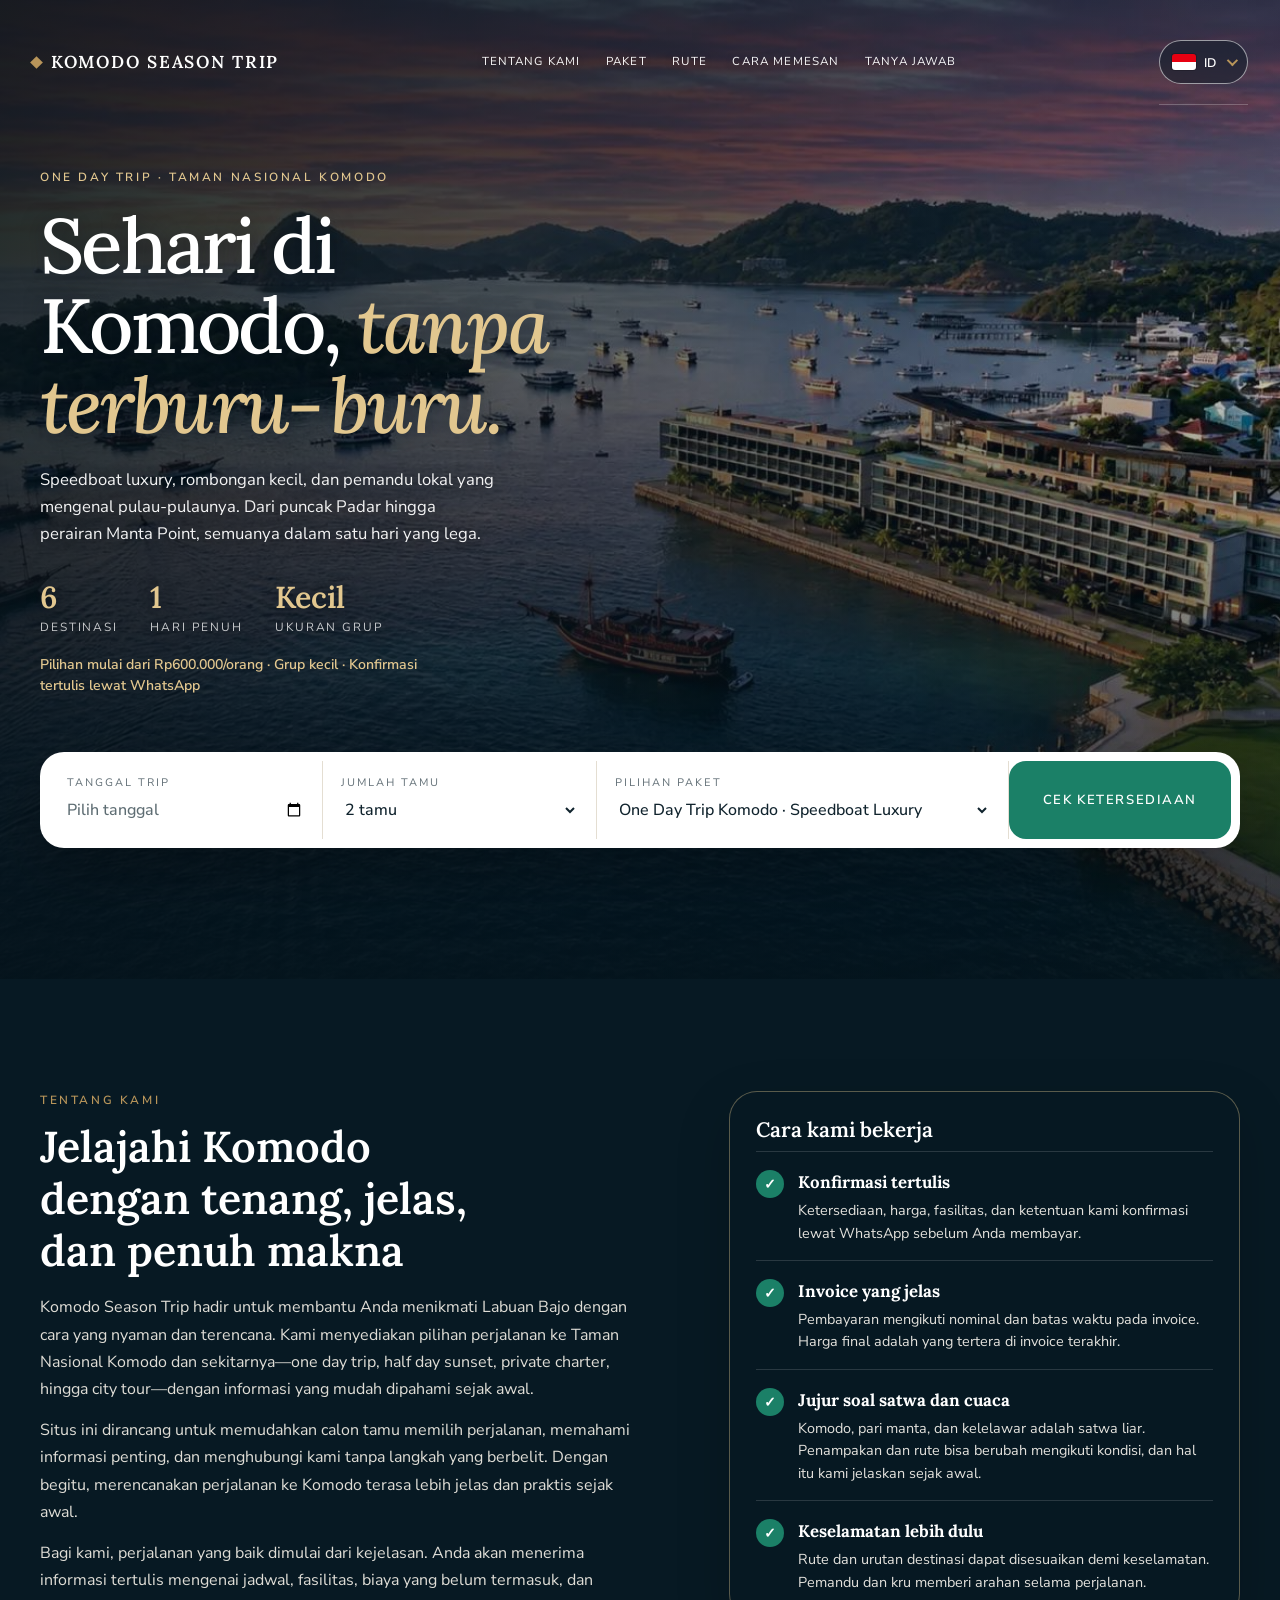
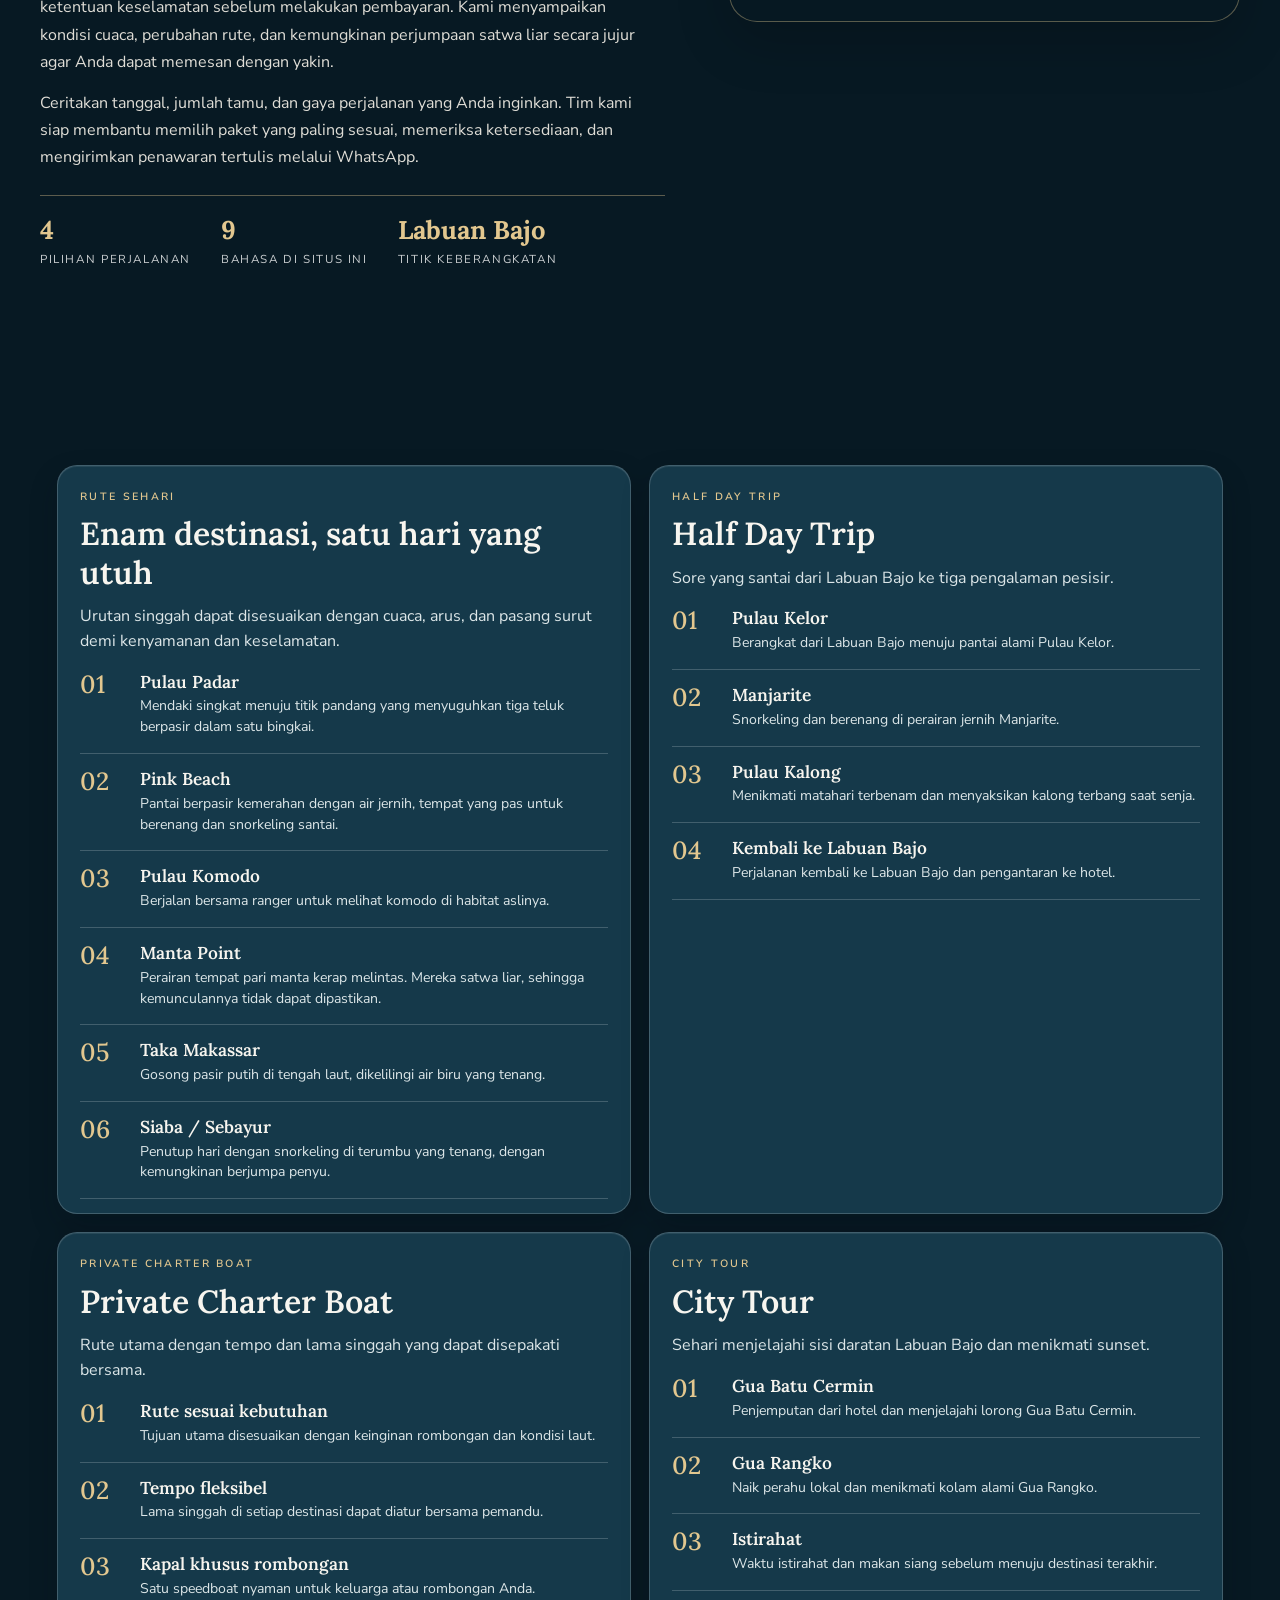
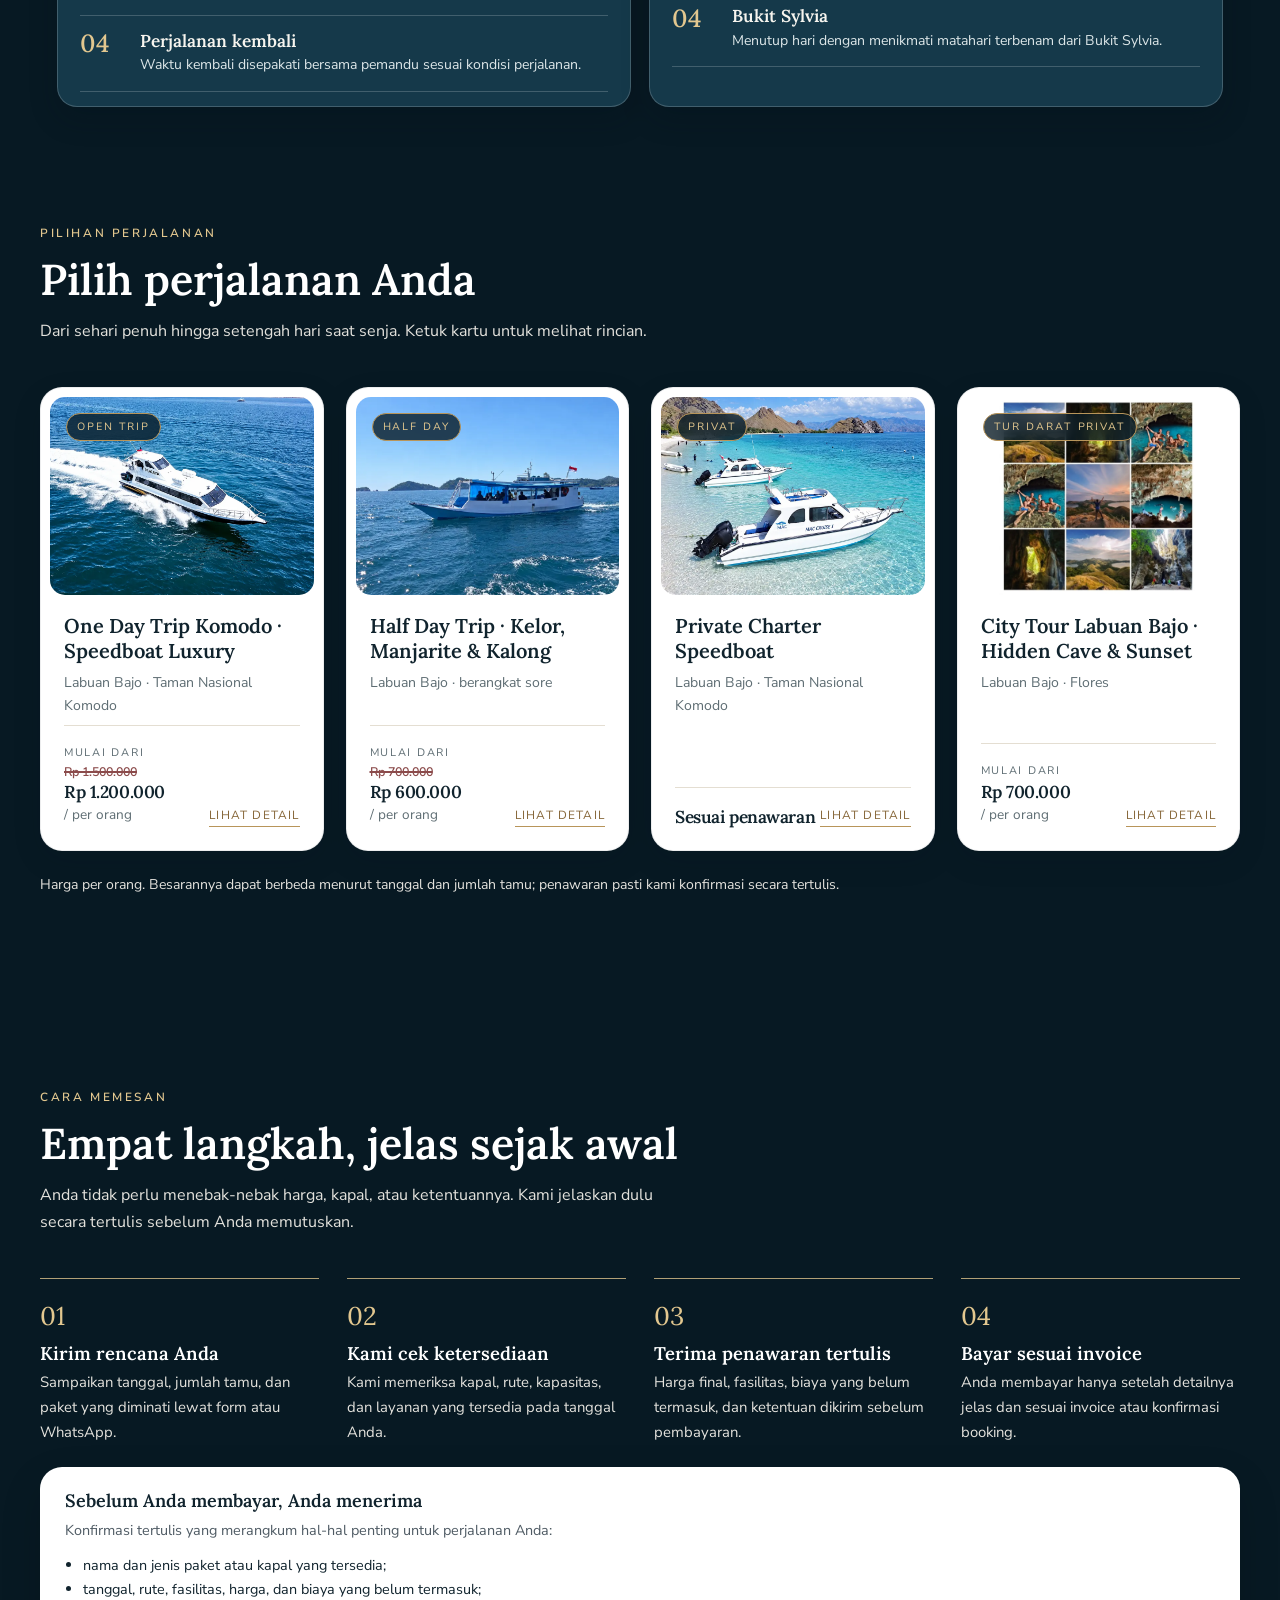
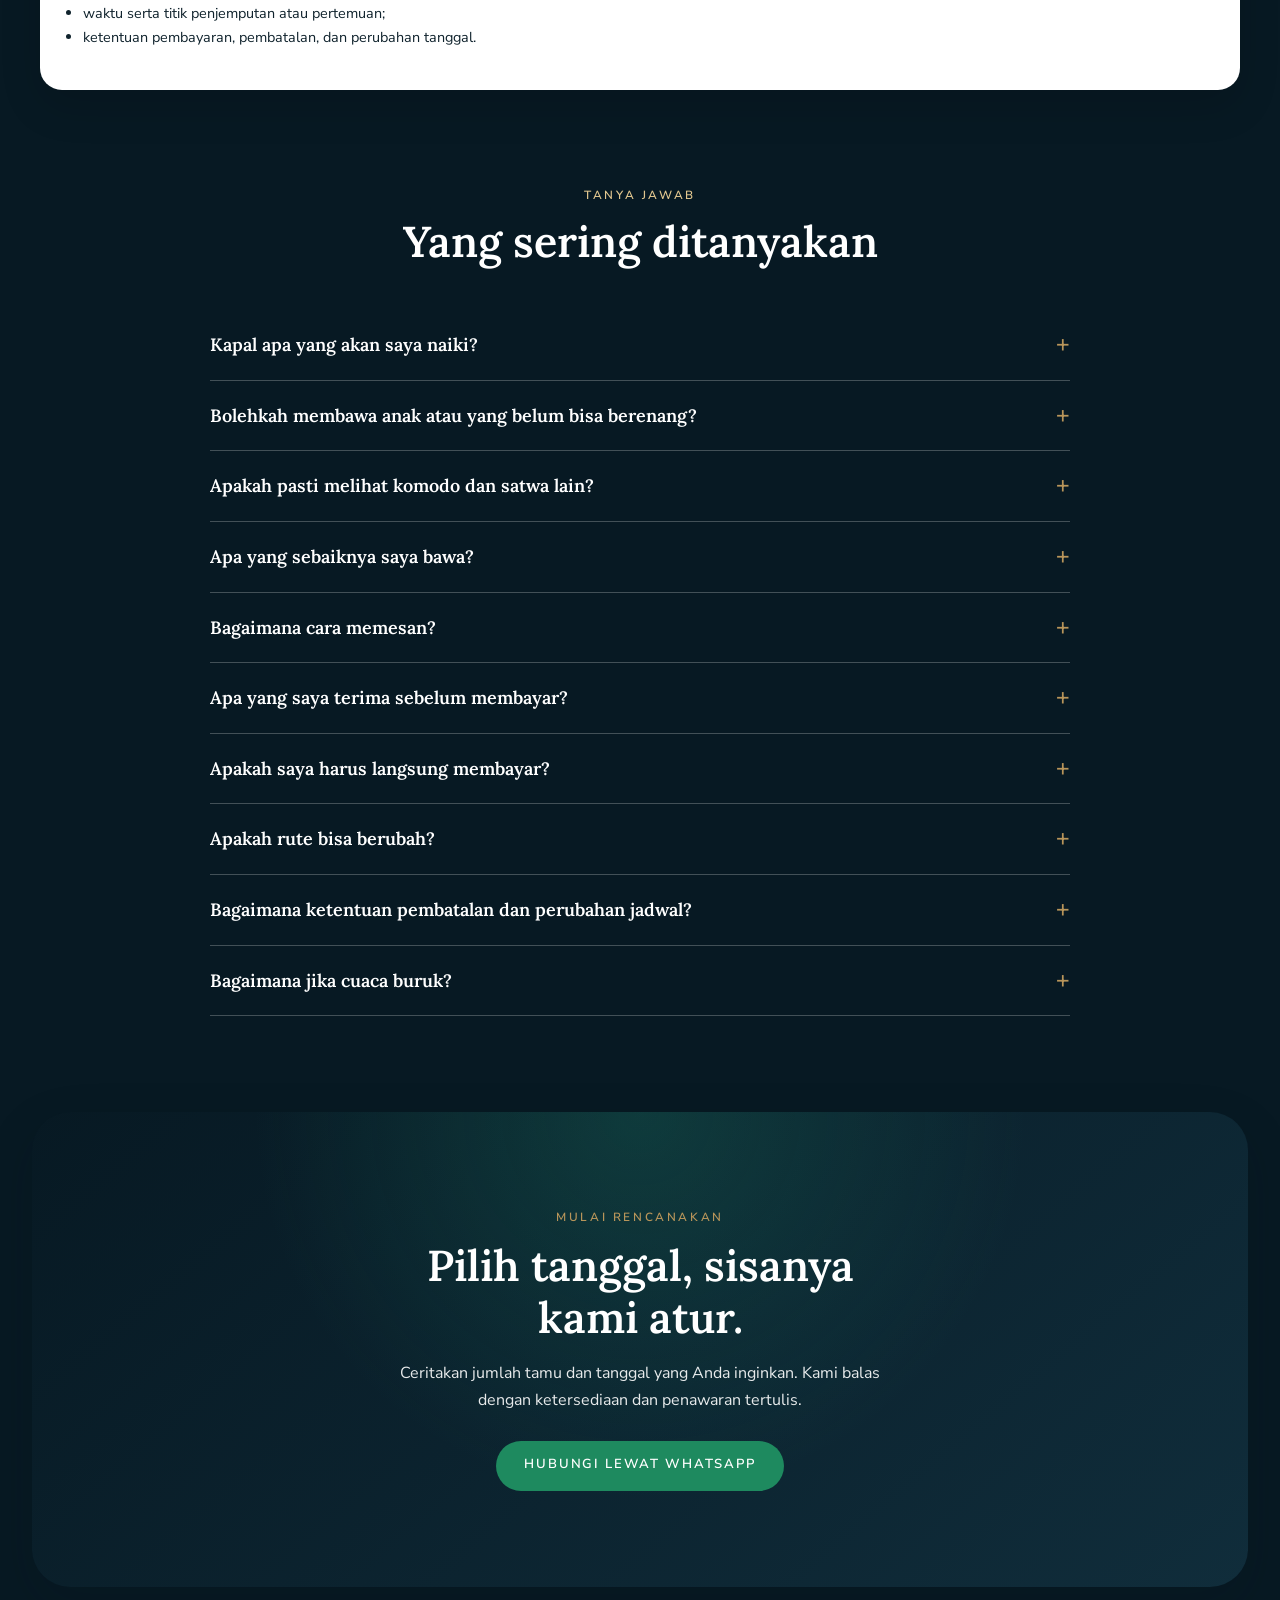
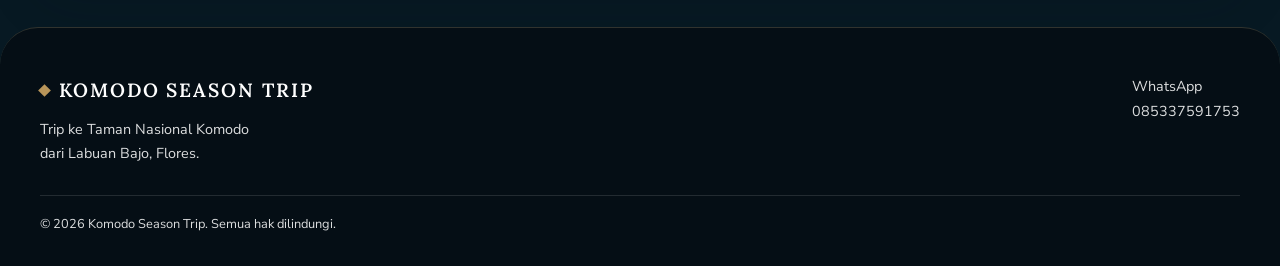
<file: index.html>
<!DOCTYPE html>
<html lang="id">
<head>
<meta charset="UTF-8">
<meta name="viewport" content="width=device-width, initial-scale=1, viewport-fit=cover">
<title>Paket Wisata Komodo dari Labuan Bajo | Komodo Season Trip</title>
<meta name="description" content="Tur Pulau Komodo dari Labuan Bajo: one day trip speedboat luxury, half day sunset Kalong, private charter, dan city tour Gua Rangko. Grup kecil, pesan lewat WhatsApp.">
<meta name="robots" content="index,follow,max-image-preview:large">
<meta property="og:type" content="website"><meta property="og:site_name" content="Komodo Season Trip">
<meta property="og:title" content="Paket Wisata Komodo dari Labuan Bajo | Komodo Season Trip"><meta property="og:description" content="Tur Pulau Komodo dari Labuan Bajo: one day trip speedboat luxury, half day sunset Kalong, private charter, dan city tour Gua Rangko. Grup kecil, pesan lewat WhatsApp.">
<meta property="og:locale" content="id_ID"><meta property="og:locale:alternate" content="en_US"><meta property="og:locale:alternate" content="zh_CN"><meta property="og:locale:alternate" content="ms_MY"><meta property="og:locale:alternate" content="ru_RU"><meta property="og:locale:alternate" content="es_ES"><meta property="og:locale:alternate" content="pt_PT"><meta property="og:locale:alternate" content="it_IT"><meta property="og:locale:alternate" content="de_DE">
<meta property="og:image" content="https://darwin9415.github.io/Komodo-season-trip/hero.webp">
<meta name="twitter:card" content="summary_large_image">
<link rel="alternate" hreflang="id" href="https://darwin9415.github.io/Komodo-season-trip/">
<link rel="alternate" hreflang="en" href="https://darwin9415.github.io/Komodo-season-trip/en.html">
<link rel="alternate" hreflang="zh" href="https://darwin9415.github.io/Komodo-season-trip/zh.html">
<link rel="alternate" hreflang="ms" href="https://darwin9415.github.io/Komodo-season-trip/ms.html">
<link rel="alternate" hreflang="ru" href="https://darwin9415.github.io/Komodo-season-trip/ru.html">
<link rel="alternate" hreflang="es" href="https://darwin9415.github.io/Komodo-season-trip/es.html">
<link rel="alternate" hreflang="pt" href="https://darwin9415.github.io/Komodo-season-trip/pt.html">
<link rel="alternate" hreflang="it" href="https://darwin9415.github.io/Komodo-season-trip/it.html">
<link rel="alternate" hreflang="de" href="https://darwin9415.github.io/Komodo-season-trip/de.html"><link rel="alternate" hreflang="fr" href="https://darwin9415.github.io/Komodo-season-trip/fr.html"><link rel="alternate" hreflang="ar" href="https://darwin9415.github.io/Komodo-season-trip/ar.html">
<link rel="alternate" hreflang="x-default" href="https://darwin9415.github.io/Komodo-season-trip/">
<link rel="canonical" href="https://darwin9415.github.io/Komodo-season-trip/">
<meta property="og:url" content="https://darwin9415.github.io/Komodo-season-trip/">
<link rel="preconnect" href="https://fonts.googleapis.com">
<link rel="preconnect" href="https://fonts.gstatic.com" crossorigin>
<link href="https://fonts.googleapis.com/css2?family=Lora:ital,wght@0,500;0,600;0,700;1,500&family=Nunito+Sans:wght@400;500;600;700&display=swap" rel="stylesheet">
<script type="application/ld+json">{"@context": "https://schema.org", "@graph": [{"@type": "TravelAgency", "name": "Komodo Season Trip", "telephone": "+6285337591753", "areaServed": "Labuan Bajo, Flores, Indonesia", "description": "Tur Pulau Komodo dari Labuan Bajo: one day trip speedboat luxury, half day sunset Kalong, private charter, dan city tour Gua Rangko. Grup kecil, pesan lewat WhatsApp."}, {"@type": "TouristTrip", "name": "One Day Trip Komodo · Speedboat Luxury", "description": "Open trip (sharing) satu hari penuh menjelajahi enam destinasi Taman Nasional Komodo dengan speedboat wisata dari Labuan Bajo: Pulau Padar, Pink Beach, Pulau Komodo, Manta Point, Taka Makassar, dan Siaba atau Sebayur. Penjemputan hotel di area Labuan Bajo, makan siang, dan pemandu lokal sudah termasuk.", "provider": {"@type": "TravelAgency", "name": "Komodo Season Trip"}, "offers": {"@type": "Offer", "priceCurrency": "IDR", "price": "1500000", "availability": "https://schema.org/InStock"}}, {"@type": "TouristTrip", "name": "Half Day Trip · Kelor, Manjarite & Kalong", "description": "Perjalanan setengah hari yang santai: berlayar dari Labuan Bajo sore hari, singgah di pantai alami Pulau Kelor, snorkeling di Manjarite, lalu menutup hari dengan matahari terbenam dan ribuan kelelawar terbang di Pulau Kalong. Penjemputan dan pengantaran hotel sudah termasuk.", "provider": {"@type": "TravelAgency", "name": "Komodo Season Trip"}, "offers": {"@type": "Offer", "priceCurrency": "IDR", "price": "700000", "availability": "https://schema.org/InStock"}}, {"@type": "TouristTrip", "name": "Private Charter Speedboat", "description": "Sewa satu speedboat penuh khusus untuk keluarga atau rombongan Anda. Rute mengikuti paket utama, sementara tempo dan lama singgah di tiap destinasi menyesuaikan keinginan Anda.", "provider": {"@type": "TravelAgency", "name": "Komodo Season Trip"}}, {"@type": "TouristTrip", "name": "City Tour Labuan Bajo · Hidden Cave & Sunset", "description": "Satu hari privat menjelajahi sisi daratan Labuan Bajo: menyusuri Gua Batu Cermin, berenang di kolam jernih Gua Rangko, lalu menutup hari dengan matahari terbenam di Bukit Sylvia. Tiga pengalaman dalam satu perjalanan untuk 2–6 tamu.", "provider": {"@type": "TravelAgency", "name": "Komodo Season Trip"}, "offers": {"@type": "Offer", "priceCurrency": "IDR", "price": "700000", "availability": "https://schema.org/InStock"}}]}</script>
<style>
:root{--navy:#08151f;--navy2:#0f2a3c;--gold:#b8955a;--gold2:#dcc08c;--ivory:#f6f3ed;--stone:#ebe5d9;--ink:#101c27;--muted:#67727c;--line:#e0d9ca;
--serif:"Lora",Georgia,"Times New Roman",serif;--sans:"Nunito Sans","Segoe UI",Arial,sans-serif}
*{box-sizing:border-box;margin:0;padding:0}
html{scroll-behavior:smooth}
body{font-variant-numeric:lining-nums;font-family:var(--sans);background:var(--ivory);color:var(--ink);line-height:1.65;font-size:16px;-webkit-font-smoothing:antialiased}
a{color:inherit;text-decoration:none}
svg{display:block}
:focus-visible{outline:2px solid var(--gold);outline-offset:3px}
.wrap{width:min(1140px,90%);margin-inline:auto}
.hide{display:none!important}
.eyebrow{font-size:.74rem;letter-spacing:.22em;text-transform:uppercase;color:var(--gold);font-weight:600}
h1,h2,h3{font-family:var(--serif);font-weight:600;letter-spacing:0;line-height:1.2}
h2{font-size:clamp(1.8rem,3.8vw,2.7rem)}
.btn{display:inline-block;background:var(--gold);color:#08151f;border:0;border-radius:2px;padding:14px 28px;font:600 .82rem var(--sans);letter-spacing:.14em;text-transform:uppercase;cursor:pointer;transition:background .2s}
.btn:hover{background:var(--gold2)}
.btn.ghost{background:transparent;color:inherit;border:1px solid currentColor}
.btn.ghost:hover{background:rgba(184,149,90,.12)}

/* header */
header.top{position:absolute;inset:0 0 auto;z-index:10;color:#fff}
.top .wrap{display:flex;align-items:center;justify-content:space-between;padding-block:24px;gap:20px}
.logo{font-family:var(--serif);font-size:1.15rem;font-weight:600;letter-spacing:.12em;text-transform:uppercase;display:flex;align-items:center;gap:12px}
.logo i{width:9px;height:9px;background:var(--gold);transform:rotate(45deg)}
nav.menu{display:flex;gap:34px;font-size:.82rem;letter-spacing:.12em;text-transform:uppercase}
nav.menu a{opacity:.96;padding:4px 0;border-bottom:1px solid transparent}
nav.menu a:hover{opacity:1;border-color:var(--gold)}
.top .btn{padding:10px 20px}
@media(max-width:860px){nav.menu{display:none}}

/* hero */
.hero{position:relative;color:#fff;min-height:720px;padding:190px 0 0;overflow:hidden;background:#08151f center/cover no-repeat}
.glow{position:absolute;right:10%;top:150px;width:420px;height:420px;border-radius:50%;background:radial-gradient(circle,rgba(220,192,140,.55),rgba(184,149,90,0) 66%);pointer-events:none}
.hero svg.scene{position:absolute;left:0;right:0;bottom:0;width:100%;height:42%;min-height:200px}
.hero .wrap{position:relative;z-index:2}
.hero h1{font-size:clamp(2.4rem,6vw,4.7rem);max-width:12ch;margin-top:18px;font-weight:500}
.hero h1 em{color:var(--gold2);font-style:italic}
.hero .lead{margin-top:22px;max-width:50ch;font-size:1.06rem;color:rgba(255,255,255,.92)}
.facts{display:flex;gap:34px;margin-top:34px;flex-wrap:wrap}
.facts div b{display:block;font-family:var(--serif);font-size:1.8rem;font-weight:600;color:var(--gold2);line-height:1}
.facts div span{font-size:.74rem;letter-spacing:.16em;text-transform:uppercase;opacity:.75}
.cari{position:relative;z-index:3;margin-top:56px;margin-bottom:-52px;background:#fff;color:var(--ink);padding:10px;display:grid;grid-template-columns:1fr 1fr 1.5fr auto;gap:0;box-shadow:0 30px 60px rgba(4,12,20,.35)}
.cari > div{padding:12px 20px;border-right:1px solid var(--line)}
.cari label{display:block;font-size:.68rem;letter-spacing:.18em;text-transform:uppercase;color:var(--muted);margin-bottom:2px}
.cari input,.cari select{width:100%;border:0;background:transparent;font:500 1rem var(--sans);color:var(--ink);padding:4px 0}
.cari .btn{align-self:stretch;border-radius:0;padding-inline:34px}
@media(max-width:900px){.cari{grid-template-columns:1fr 1fr;margin-bottom:-90px}.cari > div{border-bottom:1px solid var(--line)}.cari .btn{grid-column:1/-1;padding-block:16px}}
@media(max-width:520px){.cari{grid-template-columns:1fr}.cari > div{border-right:0}}


section{padding-block:80px}
.sec-head{max-width:640px;margin-bottom:42px}
.sec-head p{color:var(--muted);margin-top:12px}

/* paket */
.cards{display:grid;grid-template-columns:repeat(4,1fr);gap:24px}
@media(max-width:1100px){.cards{grid-template-columns:1fr 1fr}}
@media(max-width:620px){.cards{grid-template-columns:1fr}}
.card{background:#fff;border:1px solid var(--line);cursor:pointer;display:flex;flex-direction:column;transition:transform .25s,box-shadow .25s}
.card:hover{transform:translateY(-4px);box-shadow:0 22px 40px rgba(8,21,31,.12)}
.thumb{height:220px;position:relative;display:grid;place-items:center;color:var(--gold2)}
.has-photo{background-size:cover;background-position:center}.has-photo svg{display:none}
.t1{background:linear-gradient(145deg,#0f2a3c,#08151f)}
.t2{background:linear-gradient(145deg,#14485a,#0a2233)}
.t3{background:linear-gradient(145deg,#1d3a4a,#0a1b27)}
.thumb svg{width:84px;height:84px;opacity:.9}
.tag{position:absolute;left:16px;top:16px;background:rgba(8,21,31,.6);backdrop-filter:blur(4px);font-size:.66rem;letter-spacing:.18em;text-transform:uppercase;border:1px solid var(--gold);color:var(--gold2);padding:4px 10px}
.card .body{padding:24px;display:flex;flex-direction:column;gap:6px;flex:1}
.card h3{font-size:1.25rem}
.where{color:var(--muted);font-size:.88rem}
.score{font-size:.88rem;color:var(--muted)}.score b{color:var(--gold)}
.meta{margin-top:auto;padding-top:18px;border-top:1px solid var(--line);display:flex;justify-content:space-between;align-items:end;gap:10px}
.price small{display:block;font-size:.68rem;letter-spacing:.16em;text-transform:uppercase;color:var(--muted)}
.meta .price{display:flex;flex-direction:column;align-items:flex-start;gap:2px;min-width:0}.meta .price .price-old{display:block!important;margin:0;color:#8b4b4b;font-family:var(--sans);font-size:.86rem;font-weight:600;line-height:1.25;text-decoration-line:line-through;text-decoration-color:#8b4b4b;text-decoration-thickness:2px;white-space:nowrap}.meta .price strong{display:block;color:var(--ink);font-size:1.4rem;line-height:1.2}.price .price-old{display:block;margin:2px 0 0;color:var(--muted);font-size:.82rem;font-weight:500;line-height:1.2;text-decoration:line-through;text-decoration-thickness:1.5px}.price strong{font-family:var(--serif);font-size:1.35rem;font-weight:600}
.price em{font-style:normal;color:var(--muted);font-size:.85rem}
.more{font-size:.74rem;letter-spacing:.16em;text-transform:uppercase;color:var(--gold);border-bottom:1px solid var(--gold)}
.note{margin-top:22px;font-size:.88rem;color:var(--muted)}

/* rute */
.rute{background:linear-gradient(135deg,#fbfaf5 0%,#f7f5ed 48%,#eef5f2 100%);border:1px solid rgba(184,149,90,.22);box-shadow:0 18px 44px rgba(8,21,31,.10)}
.rgrid{display:grid;grid-template-columns:.9fr 1.1fr;gap:60px}
@media(max-width:860px){.rgrid{grid-template-columns:1fr;gap:30px}}
.rgrid .sec-head{position:sticky;top:40px;align-self:start}
@media(max-width:860px){.rgrid .sec-head{position:static}}
.stops{list-style:none}
.stops li{display:grid;grid-template-columns:70px 1fr;gap:16px;padding:22px 0;border-bottom:1px solid var(--line)}
.stops li:first-child{padding-top:0}
.stops b{font-family:var(--serif);font-size:1.9rem;color:var(--gold);line-height:1;font-weight:500}
.stops h3{font-size:1.25rem}
.stops p{color:var(--muted);font-size:.96rem;margin-top:4px}
.route-swipe-hint{display:flex;align-items:center;justify-content:center;gap:10px;width:max-content;max-width:100%;margin:14px auto 0;padding:7px 14px;border:1px solid rgba(184,149,90,.3);border-radius:999px;background:rgba(255,255,255,.74);color:var(--muted);font-size:.8rem;line-height:1.4;text-align:center}.route-swipe-hint span{color:var(--gold);font-size:1.15rem;font-weight:700}
.route-time{font-weight:700;color:var(--gold);white-space:nowrap}
.route-slides{display:block;width:100%;max-width:100%;height:auto;max-height:min(62vh,620px);min-height:0;overflow-x:hidden;overflow-y:auto;overscroll-behavior:auto;-webkit-overflow-scrolling:touch;scrollbar-width:thin;scrollbar-color:var(--gold) transparent;margin:0;padding:0 14px 8px;background:linear-gradient(180deg,rgba(255,255,255,.88),rgba(239,246,242,.78));border:1px solid rgba(184,149,90,.2);border-radius:22px;box-shadow:inset 0 1px 0 rgba(255,255,255,.85)}.route-slides::-webkit-scrollbar{width:8px}.route-slides::-webkit-scrollbar-thumb{background:var(--gold);border:2px solid rgba(255,255,255,.75);border-radius:8px}.route-slides::-webkit-scrollbar-track{background:rgba(224,217,202,.35);border-radius:8px}

.route-slide{display:block;width:100%;background:transparent;border:0;border-radius:0;padding:0}.route-slide+.route-slide{margin-top:30px;padding-top:30px;border-top:1px solid var(--line)}
.route-slide-grid{display:block;width:100%;background:transparent;border:0;border-radius:0;padding:0;box-shadow:none}
.route-slide .sec-head{margin-bottom:0}
.route-slide .sec-head h2{margin-top:10px;color:var(--ink)}
.route-slide .sec-head p{color:var(--muted);margin-top:12px}
.route-slide .eyebrow{font-size:.66rem;color:var(--gold)}
.route-stops{list-style:none;margin:0;padding:0}
.route-stops li{display:grid;grid-template-columns:70px 1fr;gap:16px;padding:22px 0;border-bottom:1px solid var(--line)}
.route-stops li:first-child{padding-top:0}
.route-stops b{font-family:var(--serif);font-size:1.9rem;color:var(--gold);line-height:1;font-weight:500}
.route-stops h3{font-size:1.25rem;margin:0;color:var(--ink)}
.route-stops p{color:var(--muted);font-size:.96rem;margin-top:4px;line-height:1.55}
@media(max-width:860px){.route-stops li{grid-template-columns:58px 1fr}}
@media(max-width:700px){.route-slides{max-height:min(58vh,520px);overflow-y:auto;padding:0 12px 8px}}



/* cara pesan */
.steps{display:grid;grid-template-columns:repeat(4,1fr);gap:28px;counter-reset:s}
@media(max-width:900px){.steps{grid-template-columns:repeat(2,1fr)}}
@media(max-width:520px){.steps{grid-template-columns:1fr}}
.step{counter-increment:s;border-top:1px solid var(--gold);padding-top:16px}
.step::before{content:"0" counter(s);font-family:var(--serif);font-size:1.6rem;color:var(--gold)}
.step h3{font-size:1.15rem;margin:4px 0 6px}
.step p{color:var(--muted);font-size:.93rem}
.booking-next{margin-top:22px;padding:22px 24px;border:1px solid var(--line);border-radius:20px;background:#fff;color:var(--ink)}
.booking-next h3{font-size:1.12rem;margin-bottom:8px;color:var(--ink)!important}
.booking-next p{color:#4f5b64;font-size:.9rem;line-height:1.6}
.booking-next ul{margin:12px 0 18px 1.1rem;color:var(--ink);font-size:.9rem;line-height:1.65}
.booking-next .btn{display:inline-block}
@media(max-width:700px){.booking-next{padding:20px 18px}}

/* faq */
.faq{max-width:820px;margin-inline:auto}
details{border-bottom:1px solid var(--line);padding:20px 0}
summary{cursor:pointer;list-style:none;display:flex;justify-content:space-between;gap:16px;font-family:var(--serif);font-size:1.12rem;font-weight:600}
summary::-webkit-details-marker{display:none}
summary::after{content:"+";color:var(--gold);font-size:1.6rem;line-height:1}
details[open] summary::after{content:"–"}
details p{color:var(--muted);margin-top:10px;max-width:66ch}

/* cta */
.cta{background:linear-gradient(135deg,var(--navy),var(--navy2));color:#fff;text-align:center}
.cta h2{max-width:18ch;margin:12px auto 0}
.cta p{color:rgba(255,255,255,.9);margin:16px auto 28px;max-width:48ch}
footer.foot{background:#050e15;color:rgba(255,255,255,.86);padding:46px 0 30px;font-size:.9rem}
.foot .row{display:flex;justify-content:space-between;flex-wrap:wrap;gap:24px}
.foot .logo{color:#fff;font-size:1.2rem}
.foot a:hover{color:var(--gold2)}
.foot .copy{margin-top:30px;padding-top:18px;border-top:1px solid rgba(255,255,255,.12);font-size:.8rem}

/* panel detail – modal full dengan sudut membulat */
.overlay{
  position:fixed;inset:0;z-index:50;
  background:rgba(0,0,0,.4);
  opacity:0;visibility:hidden;
  transition:opacity .25s ease,visibility .25s ease;
}
.overlay.on{opacity:1;visibility:visible}
.panel{
  position:fixed;
  left:50%;
  top:50%;
  right:auto;bottom:auto;
  width:min(1100px,calc(100vw - 40px));
  max-width:calc(100vw - 40px);
  height:min(92vh,900px);
  max-height:min(92vh,900px);
  background:#fff;
  z-index:60;
  transform:translate(-50%,-46%) scale(.985);
  opacity:0;visibility:hidden;
  transition:transform .28s ease,opacity .28s ease,visibility .28s ease;
  display:flex;flex-direction:column;
  border-radius:24px;
  overflow:hidden;
  box-shadow:0 28px 70px rgba(8,21,31,.32);
  color:var(--ink);
  pointer-events:none;
}
.panel.on{
  transform:translate(-50%,-50%) scale(1);
  opacity:1;visibility:visible;
  pointer-events:auto;
}
.panel .scroll{overflow-y:auto;flex:1;min-height:0;-webkit-overflow-scrolling:touch;padding-bottom:12px}
.p-hero{height:auto;aspect-ratio:16/9;max-height:320px;position:relative;display:grid;place-items:center;color:var(--gold2);margin:0;border-radius:0}
.p-hero.has-photo{background-size:cover;background-position:center}
.p-hero.gal{aspect-ratio:16/9;max-height:340px}
.p-hero svg{width:100px;height:100px}
.p-close{
  position:absolute;right:16px;top:16px;z-index:5;
  width:42px;height:42px;border-radius:50%;
  border:1px solid rgba(255,255,255,.5);
  background:rgba(8,21,31,.55);color:#fff;
  font-size:1.45rem;cursor:pointer;line-height:1;
  display:grid;place-items:center;
  transition:background .2s,border-color .2s;
}
.p-close:hover{background:rgba(8,21,31,.85);border-color:var(--gold)}
.p-body{padding:26px 32px 10px}
.p-body h2{font-size:1.75rem;color:var(--ink)}
.p-sub{color:var(--muted);margin-top:4px}
.p-score{margin-top:10px;color:var(--muted);font-size:.9rem}.p-score b{color:var(--gold)}
.p-body p.desc{margin-top:16px;max-width:70ch}
.p-body h3{font-size:1.15rem;margin:26px 0 12px;color:var(--ink)}
.spec{display:grid;grid-template-columns:1fr 1fr;gap:1px;background:var(--line);border:1px solid var(--line);border-radius:16px;overflow:hidden}
.spec div{background:#fff;padding:14px 16px}
.spec small{display:block;color:var(--muted);font-size:.66rem;letter-spacing:.16em;text-transform:uppercase}
.spec b{font-size:.95rem;font-weight:500}
.tiers{grid-template-columns:repeat(3,1fr)}.tiers b{font-family:var(--serif);font-size:1.1rem;font-weight:600}
.chips{display:flex;flex-wrap:wrap;gap:8px;list-style:none}
.chips li{border:1px solid var(--line);padding:5px 14px;font-size:.84rem;border-radius:999px}
.itin{list-style:none;border-left:1px solid var(--gold);margin:0 0 0 6px;max-width:100%}.itin li{display:grid;grid-template-columns:max-content minmax(0,1fr);align-items:start;column-gap:16px;padding:0 0 10px 20px;position:relative;width:fit-content;max-width:100%}.itin li::before{content:"";position:absolute;left:-5px;top:7px;width:9px;height:9px;background:var(--gold);transform:rotate(45deg)}.itin b{font-weight:700;font-size:.92rem;letter-spacing:.01em;white-space:nowrap}.itin span{color:var(--muted);font-size:.9rem;min-width:0}
.pinc{display:grid;grid-template-columns:1fr 1fr;gap:16px}
@media(max-width:480px){.pinc{grid-template-columns:1fr}}
.pinc ul{list-style:none;font-size:.9rem}
.pinc li{padding:4px 0 4px 20px;position:relative}
.pinc .y li::before{content:"✓";color:var(--gold);position:absolute;left:0;font-weight:700}
.pinc .n li::before{content:"–";color:var(--muted);position:absolute;left:3px}
.book{
  border-top:1px solid var(--line);
  padding:16px 28px 20px;
  display:flex;align-items:center;gap:14px;
  background:#fff;flex-shrink:0;flex-wrap:wrap;
}
.book .price{flex:1;min-width:120px}
.book input[type=date]{border:1px solid var(--line);padding:10px 12px;font:inherit;background:#fff;max-width:170px;border-radius:12px}
.book .btn{padding:12px 22px;border-radius:999px}
@media(max-width:700px){
  .panel{
    width:calc(100vw - 16px);
    max-width:calc(100vw - 16px);
    height:min(94vh,100%);
    max-height:min(94vh,100%);
    border-radius:20px;
  }
  /* Keep the 16:9 ratio on photo slides on small screens. */
  .p-hero,.p-hero.gal{max-height:none}
  .book input[type=date]{flex:1;max-width:none}
  .p-body{padding:18px 18px 8px}
  .p-body h2{font-size:1.4rem}
  .p-body p.desc{max-width:none}
}
body.lock{overflow:hidden}

/* dialog pesanan */
dialog.od{border:0;width:min(480px,94vw);padding:0;margin:auto;color:var(--ink);background:#fff}
dialog.od::backdrop{background:rgba(4,12,20,.65)}
.od form,.od .o-done{padding:30px;display:grid;gap:14px}
.od h2{font-size:1.65rem}
.od .o-boat{color:var(--gold);font-weight:600;margin-top:-6px}
.od label{display:block;font-size:.68rem;letter-spacing:.16em;text-transform:uppercase;color:var(--muted);margin-bottom:4px}
.od input,.od textarea{width:100%;border:1px solid var(--line);padding:11px 12px;font:inherit;background:#fff;color:var(--ink)}
.od textarea{min-height:76px;resize:vertical}
.o-two{display:grid;grid-template-columns:1fr 1fr;gap:12px}
@media(max-width:420px){.o-two{grid-template-columns:1fr}}
.o-err{color:#b3261e;font-size:.9rem}
.o-act{display:flex;gap:10px;justify-content:flex-end;flex-wrap:wrap}
.od .btn.ghost{color:var(--ink)}

/* foto latar hero (tertanam, tidak perlu file terpisah) */
.hero{background-image:linear-gradient(90deg,rgba(8,21,31,.78) 0%,rgba(8,21,31,.45) 55%,rgba(8,21,31,.2) 100%),linear-gradient(180deg,rgba(8,21,31,.55) 0%,rgba(8,21,31,0) 30%,rgba(8,21,31,0) 62%,rgba(8,21,31,.7) 100%),url(hero.webp);background-position:center 55%}
.hero h1{max-width:15ch;text-wrap:balance;text-shadow:0 2px 24px rgba(4,12,20,.45)}
.hero .lead,.facts{text-shadow:0 1px 14px rgba(4,12,20,.5)}
/* header rapi di layar menengah */
.logo{white-space:nowrap;font-size:1.3rem;letter-spacing:.12em}
nav.menu{gap:28px}nav.menu a,.top .btn{white-space:nowrap}
@media(max-width:980px){nav.menu{display:none}}

/* ===== bingkai melengkung & foto sesuai bingkai ===== */
.btn{border-radius:999px}
.top .btn.ghost{border-radius:999px}
.hero{border-radius:0}
.cari{border-radius:30px}.cari .btn{border-radius:22px}
.card{border-radius:26px;overflow:hidden;padding:12px}
.card .body{padding:18px 10px 8px}
.thumb{height:auto;aspect-ratio:4/3;border-radius:0}
.tag{border-radius:999px}
.panel{/* side radius disabled – using centered modal */}
.p-hero{/* aspect handled in modal panel CSS */}
.spec{border-radius:18px;overflow:hidden}
.chips li{border-radius:999px}
.book input[type=date],.od input,.od textarea{border-radius:14px}
dialog.od{border-radius:30px;overflow:hidden}
.rute,.cta{margin-inline:clamp(10px,2.5vw,36px);border-radius:38px}
.rute{border:1px solid var(--line)}
footer.foot{border-radius:38px 38px 0 0;margin-top:40px}
@media(max-width:600px){.panel{/* bottom sheet radius disabled */}}

/* ===== foto utama: bingkai persegi (tidak melengkung), rasio 4:3 pas dengan foto ===== */
.card{padding:10px}
.card .body{padding:20px 14px 14px}
.thumb{border-radius:0}
.p-hero{margin:14px 14px 0;border-radius:0;max-height:none}
/* foto selalu memenuhi frame (menimpa rule .t1/.t2 yang me-reset ukuran latar) */
.thumb.has-photo,.p-hero.has-photo{background-size:cover;background-position:center;background-repeat:no-repeat}
.thumb.has-photo.fit-contain,.p-hero.has-photo.fit-contain{background-size:contain;background-color:#fff}

/* ===== latar situs: foto Padar (sedikit blur) + warna huruf menyesuaikan ===== */
body{background:#0a1620;color:#f6f3ed}
body::before{content:"";position:fixed;inset:0;z-index:-1;background:linear-gradient(rgba(8,21,31,.46),rgba(8,21,31,.62)),url(bg.webp) center/cover no-repeat}
.pil h3,.sec-head h2,.step h3,summary{color:#fff}
.pil p,.sec-head p,.note,.step p,details p{color:rgba(246,243,237,.92)}
.pil b,.step::before{color:var(--gold2)}
.pil,.step{border-top-color:var(--gold2)}
#paket .eyebrow,#cara .eyebrow,#faq .eyebrow{color:var(--gold2)}
details{border-bottom-color:rgba(255,255,255,.24)}
.card,.rute,.panel{color:var(--ink)}
.card h3,.rute h2,.rute h3,.panel h2,.panel h3{color:var(--ink)}
.rute .sec-head p{color:var(--muted)}
.rute .eyebrow{color:var(--gold)}
/* tombol Cek ketersediaan: hijau */
.cari .btn{background:#1e8a5f;color:#fff}
.cari .btn:hover{background:#17724f}

/* ===== kotak pencarian di hero: tampil penuh & rapi di HP ===== */
html{overflow-x:hidden}
.hs{height:70px}
.cari>div{min-width:0}
.cari input,.cari select{min-width:0;max-width:100%}
.dph{position:relative}
.dph span{position:absolute;left:0;top:50%;transform:translateY(-50%);pointer-events:none;color:var(--muted);font-weight:500}
.dph.has span,.dph:focus-within span{display:none}
.dph:not(.has) input:not(:focus){color:transparent}
@media(max-width:900px){
  .hero{padding-top:150px}
  .hs{height:40px}
  .cari{grid-template-columns:1fr 1fr;margin-top:40px;margin-bottom:0;padding:8px;border-radius:26px}
  .cari>div{padding:10px 14px;border-right:0;border-bottom:1px solid var(--line)}
  .cari>div:nth-child(1){border-right:1px solid var(--line)}
  .cari>div:nth-child(3){grid-column:1/-1}
  .cari .btn{grid-column:1/-1;margin-top:8px;padding:16px;border-radius:20px}
}
@media(max-width:520px){
  .cari{grid-template-columns:1fr}
  .cari>div:nth-child(1){border-right:0}
}

/* ===== semua tombol WhatsApp berwarna hijau ===== */
a.btn[data-wa],#p-wa,#o-wa{background:#1e8a5f!important;color:#fff!important;border:0!important}
a.btn[data-wa]:hover,#p-wa:hover,#o-wa:hover{background:#17724f!important}
/* ===== bar pemesanan di panel: rapi di HP ===== */
.book .price strong,.book .price em{white-space:nowrap}
.book .dph{flex:1;min-width:150px}
.book .dph input[type=date]{width:100%;max-width:none;padding:11px 12px}
.book .dph span{left:14px}
@media(max-width:600px){
  .book{gap:10px}
  .book .price{flex:1 1 100%}
  .book .btn{flex:1 1 150px;text-align:center}
}

/* ===== galeri foto di panel detail ===== */
.p-hero.gal{display:block;background:#0a1620;overflow:hidden}
.gal .sl{position:absolute;inset:0;width:100%;height:100%;display:flex;overflow-x:auto;scroll-snap-type:x mandatory;scrollbar-width:none;-webkit-overflow-scrolling:touch}
.gal .sl::-webkit-scrollbar{display:none}
.gal figure{flex:0 0 100%;width:100%;min-width:100%;scroll-snap-align:center;position:relative;margin:0}
.gal figure img{width:100%;height:100%;object-fit:cover;display:block}
.gal figure.ct{background:#fff}
.gal figure.ct img{object-fit:contain}
.gal figcaption{position:absolute;left:0;right:0;bottom:0;padding:38px 16px 30px;background:linear-gradient(transparent,rgba(8,21,31,.75));color:#fff;font-size:.86rem}
.gal .cnt{position:absolute;left:14px;top:14px;z-index:2;background:rgba(8,21,31,.6);color:#fff;font-size:.74rem;letter-spacing:.1em;padding:5px 12px;border-radius:999px}
.gal .nav{position:absolute;top:50%;transform:translateY(-50%);z-index:2;width:38px;height:38px;border-radius:50%;border:1px solid rgba(255,255,255,.6);background:rgba(8,21,31,.55);color:#fff;font-size:1.4rem;line-height:1;cursor:pointer}
.gal .swipe-hint{position:absolute;left:50%;top:14px;transform:translateX(-50%);z-index:2;padding:5px 11px;border:1px solid rgba(255,255,255,.3);border-radius:999px;background:rgba(8,21,31,.62);color:#fff;font-size:.72rem;line-height:1.4;white-space:nowrap;pointer-events:none}
.gal .prev{left:10px}.gal .next{right:10px}
.gal .dots{position:absolute;left:0;right:0;bottom:12px;z-index:2;display:flex;justify-content:center;gap:6px}
.gal .dots i{width:7px;height:7px;border-radius:50%;background:rgba(255,255,255,.5);transition:width .2s}
.gal .dots i.on{background:var(--gold2);width:18px;border-radius:6px}
.p-close{z-index:3}
/* Desktop: make the gallery span the full modal width. */
@media(min-width:701px){
  /* Desktop mengikuti mode mobile: galeri penuh dengan rasio 16:9. */
  .p-hero.gal{height:auto;aspect-ratio:16/9;max-height:none}
  .gal figure img{object-fit:cover}
}
@media(hover:none){.gal .nav{display:none}}

/* ===== bagian informasi tambahan paket (aturan, FAQ) ===== */
.warn{margin-top:16px;padding:12px 14px;border-left:3px solid var(--gold);background:#faf6ec;border-radius:0 14px 14px 0;font-size:.92rem;line-height:1.55}
.inote{margin-top:10px;font-size:.88rem;color:var(--muted);line-height:1.55}
.xinfo{margin-top:26px}
.acc{border-top:1px solid var(--line)}.acc:last-child{border-bottom:1px solid var(--line)}
.acc>summary{cursor:pointer;list-style:none;display:flex;justify-content:space-between;gap:12px;padding:15px 0;font-family:var(--serif);font-size:1.08rem;font-weight:600}
.acc>summary::-webkit-details-marker{display:none}
.acc>summary::after{content:"+";color:var(--gold);font-size:1.4rem;line-height:1}
.acc[open]>summary::after{content:"–"}
.accb{padding:0 0 16px;font-size:.92rem;line-height:1.6}
.accb p{margin:0 0 10px}
.ilist{margin:0 0 10px 1.15rem;padding:0}.ilist li{margin:4px 0}
.qa{border-top:1px solid var(--line)}
.qa>summary{cursor:pointer;list-style:none;padding:11px 0;font-weight:600;font-size:.93rem;display:flex;justify-content:space-between;gap:10px}
.qa>summary::-webkit-details-marker{display:none}
.qa>summary::after{content:"+";color:var(--gold)}
.qa[open]>summary::after{content:"–"}
.qa p{margin:0 0 12px;color:var(--muted)}

/* ===== panel detail: tampilan rapi & profesional (semua paket, semua bahasa) ===== */
.p-body h3{display:flex;align-items:center;gap:10px;margin:30px 0 14px}
.p-body h3::before{content:"";width:22px;height:2px;background:var(--gold);flex:none}
.spec>div:last-child:nth-child(odd){grid-column:1/-1}
.itin b{font-weight:700;letter-spacing:.01em}
.callout{display:flex;gap:12px;align-items:flex-start;margin-top:14px;padding:13px 15px;background:#f1f6f8;border-radius:14px;font-size:.88rem;line-height:1.55;color:var(--ink)}
.callout b{flex:none;width:20px;height:20px;border-radius:50%;background:var(--gold);color:#fff;display:grid;place-items:center;font:700 .78rem var(--serif);font-style:italic;margin-top:1px}
.xinfo{margin-top:30px;display:grid;gap:10px}
.acc{border:1px solid var(--line);border-radius:16px;background:#fff;overflow:hidden}
.acc:last-child{border-bottom:1px solid var(--line)}
.acc>summary{color:var(--ink);padding:15px 16px;font-size:1.05rem}
.acc[open]>summary{background:#faf6ec;border-bottom:1px solid var(--line)}
.accb{padding:14px 16px 6px}
.accb p{color:var(--ink);margin:0 0 12px}
.accb p.inote{color:var(--muted);font-size:.86rem;margin:2px 0 12px}
.ilist{margin:0 0 12px;padding:0;list-style:none}
.ilist li{position:relative;padding:5px 0 5px 26px;font-size:.92rem;line-height:1.55}
.ilist li::before{content:"";position:absolute;left:8px;top:15px;width:6px;height:6px;background:var(--gold);transform:rotate(45deg)}
ol.ilist{counter-reset:o}ol.ilist li{counter-increment:o;padding-left:32px}
ol.ilist li::before{content:counter(o);left:0;top:6px;width:20px;height:20px;border-radius:50%;transform:none;background:var(--gold);color:#fff;font:700 .72rem var(--sans);display:grid;place-items:center}
.acc.yes .ilist li::before{content:"✓";left:3px;top:5px;width:auto;height:auto;background:none;transform:none;color:#1e8a5f;font:700 .95rem var(--sans)}
.acc.no .ilist li::before{content:"✕";left:3px;top:5px;width:auto;height:auto;background:none;transform:none;color:#b3261e;font:700 .85rem var(--sans)}
.qa{border-top:1px solid var(--line)}
.accb>.qa:first-child{border-top:0}
.qa>summary{color:var(--ink);padding:13px 0;font-weight:600;font-size:.95rem;line-height:1.4}
.qa p{color:var(--muted);margin:0 0 14px}
@media(prefers-reduced-motion:reduce){*{transition:none!important;scroll-behavior:auto!important}}

/* ===== Tentang kami ===== */
.about{padding:150px 0 10px;color:#f6f3ed}
.ab-grid{display:grid;grid-template-columns:1.1fr .9fr;gap:48px;align-items:start}
.ab-text h2{margin:10px 0 18px;max-width:20ch;color:#fff}
.ab-text p{color:rgba(246,243,237,.88);margin:0 0 14px;max-width:60ch;line-height:1.7}
.ab-facts{display:flex;gap:30px;flex-wrap:wrap;margin:24px 0 26px;padding-top:20px;border-top:1px solid rgba(220,192,140,.4)}
.ab-facts b{display:block;font-family:var(--serif);font-size:1.6rem;color:var(--gold2);line-height:1.1}
.ab-facts span{font-size:.72rem;letter-spacing:.14em;text-transform:uppercase;color:rgba(255,255,255,.78)}
.ab-card{background:rgba(8,21,31,.64);-webkit-backdrop-filter:blur(8px);backdrop-filter:blur(8px);border:1px solid rgba(220,192,140,.35);border-radius:28px;padding:26px 26px 12px}
.ab-card h3{font-family:var(--serif);font-size:1.3rem;color:#fff;margin:0 0 8px}
.ab-card ul{list-style:none;margin:0;padding:0}
.ab-card li{display:flex;gap:14px;padding:16px 0;border-top:1px solid rgba(255,255,255,.14)}
.ab-card .ck{flex:none;width:28px;height:28px;border-radius:50%;background:#1e8a5f;color:#fff;display:grid;place-items:center;font-weight:700;font-size:.9rem;margin-top:2px}
.ab-card li b{display:block;font-family:var(--serif);font-size:1.05rem;color:#fff;margin-bottom:3px}
.ab-card li p{margin:0;font-size:.9rem;color:rgba(246,243,237,.92);line-height:1.55}
@media(max-width:900px){.about{padding-top:60px}.ab-grid{grid-template-columns:1fr;gap:30px}}

/* ===== multi bahasa ===== */
.hr{display:flex;align-items:center;gap:10px}
.lang{position:relative}
.lang summary{list-style:none;cursor:pointer;border:1px solid rgba(255,255,255,.55);border-radius:999px;padding:9px 14px;font:600 .78rem var(--sans);letter-spacing:.04em;white-space:nowrap;display:flex;align-items:center;gap:6px;color:#fff;background:rgba(8,21,31,.28)}
.lang summary::-webkit-details-marker{display:none}
.lang ul{position:absolute;right:0;top:calc(100% + 8px);background:#fff;color:var(--ink);border-radius:18px;padding:6px;list-style:none;min-width:190px;box-shadow:0 18px 40px rgba(4,12,20,.3);z-index:30}
.lang li a{display:block;padding:10px 14px;border-radius:12px;font-size:.92rem}
.lang li a:hover,.lang li a[aria-current]{background:#f1ece2}
@media(max-width:560px){.top .btn{display:none}.logo{font-size:1rem;letter-spacing:.08em}}
h1,h2,h3{overflow-wrap:break-word;hyphens:auto}
.fl{width:24px;height:16px;border-radius:3px;box-shadow:0 0 0 1px rgba(0,0,0,.2);flex:none;display:block;overflow:hidden}
.lang summary{gap:8px}
.lang summary::after{content:"";width:6px;height:6px;border-right:2px solid currentColor;border-bottom:2px solid currentColor;transform:rotate(45deg) translateY(-2px);margin-left:2px;font-size:0}
.lang[open] summary::after{content:"";transform:rotate(-135deg) translateY(-1px)}
.lang li a{display:flex;align-items:center;gap:12px}
html[lang="zh"]{--sans:"Nunito Sans","PingFang SC","Hiragino Sans GB","Microsoft YaHei","Noto Sans SC",sans-serif;--serif:"Lora","Songti SC","Noto Serif SC","SimSun",serif}
html[lang="zh"] .hero h1{max-width:11em}
html[lang="zh"] .eyebrow,html[lang="zh"] .more,html[lang="zh"] .btn{letter-spacing:.04em}

/* ===== mobile hamburger & drawer ===== */
.nav-toggle{display:none;align-items:center;justify-content:center;width:44px;height:44px;border:1px solid rgba(255,255,255,.35);background:rgba(8,21,31,.35);backdrop-filter:blur(6px);border-radius:10px;cursor:pointer;color:#fff;padding:0;flex-shrink:0}
.nav-toggle svg{width:22px;height:22px}
.nav-toggle .ic-close{display:none}
.nav-toggle[aria-expanded="true"] .ic-open{display:none}
.nav-toggle[aria-expanded="true"] .ic-close{display:block}
.mnav{position:fixed;inset:0 0 auto 0;top:0;z-index:40;background:rgba(8,21,31,.97);color:#fff;padding:88px 24px 28px;transform:translateY(-110%);opacity:0;visibility:hidden;transition:transform .28s ease,opacity .28s ease,visibility .28s;max-height:100vh;overflow-y:auto;-webkit-overflow-scrolling:touch}
.mnav.on{transform:none;opacity:1;visibility:visible}
.mnav nav{display:flex;flex-direction:column;gap:4px}
.mnav a{display:block;padding:14px 8px;font-size:1rem;letter-spacing:.08em;text-transform:uppercase;border-bottom:1px solid rgba(255,255,255,.1);opacity:.92}
.mnav a:hover,.mnav a:focus-visible{opacity:1;color:var(--gold2)}
.mnav .mnav-wa{margin-top:22px;display:inline-flex;align-items:center;justify-content:center;width:100%;text-align:center}
body.nav-open{overflow:hidden}
@media(max-width:980px){
  .nav-toggle{display:inline-flex}
  nav.menu{display:none!important}
  .top .wrap{gap:12px}
  .hr{display:flex;align-items:center;gap:10px}
}
@media(min-width:981px){
  .mnav{display:none!important}
}
/* hero CTA clarity */
.hero-cta-note{margin-top:14px;font-size:.88rem;color:rgba(255,255,255,.9);max-width:52ch;line-height:1.5}
.hero-cta-note strong{color:var(--gold2);font-weight:600}
.cari-micro{margin-top:12px;font-size:.8rem;color:rgba(255,255,255,.86);text-align:center;max-width:48ch;margin-inline:auto}
@media(max-width:900px){
  .cari-micro{margin-bottom:8px}
}
</style>
<link rel="stylesheet" href="premium.css">
</head>
<body><svg xmlns="http://www.w3.org/2000/svg" style="position:absolute;width:0;height:0;overflow:hidden" aria-hidden="true"><defs><symbol id="f-id" viewBox="0 0 30 20"><rect width="30" height="10" fill="#e70011"/><rect y="10" width="30" height="10" fill="#fff"/></symbol><symbol id="f-en" viewBox="0 0 30 20"><rect width="30" height="20" fill="#012169"/><path d="M0 0L30 20M30 0L0 20" stroke="#fff" stroke-width="4"/><path d="M0 0L30 20M30 0L0 20" stroke="#c8102e" stroke-width="1.5"/><path d="M15 0V20M0 10H30" stroke="#fff" stroke-width="6.5"/><path d="M15 0V20M0 10H30" stroke="#c8102e" stroke-width="3.6"/></symbol><symbol id="f-zh" viewBox="0 0 30 20"><rect width="30" height="20" fill="#de2910"/><polygon fill="#ffde00" points="5.00,2.00 5.68,4.07 7.85,4.07 6.09,5.36 6.76,7.43 5.00,6.15 3.24,7.43 3.91,5.36 2.15,4.07 4.32,4.07"/><polygon fill="#ffde00" points="10.86,1.49 10.40,2.04 10.75,2.66 10.09,2.39 9.61,2.92 9.66,2.21 9.00,1.91 9.70,1.74 9.78,1.03 10.16,1.63"/><polygon fill="#ffde00" points="12.99,3.86 12.35,4.19 12.44,4.90 11.93,4.39 11.28,4.70 11.60,4.06 11.12,3.53 11.82,3.64 12.17,3.01 12.29,3.72"/><polygon fill="#ffde00" points="12.96,7.27 12.25,7.31 12.04,8.00 11.78,7.33 11.06,7.34 11.62,6.89 11.38,6.21 11.99,6.60 12.56,6.17 12.38,6.86"/><polygon fill="#ffde00" points="10.78,9.62 10.11,9.39 9.65,9.94 9.67,9.22 9.00,8.95 9.69,8.75 9.74,8.04 10.14,8.63 10.84,8.45 10.40,9.02"/></symbol><symbol id="f-ms" viewBox="0 0 30 20"><rect y="0.000" width="30" height="1.4286" fill="#cc0001"/><rect y="1.429" width="30" height="1.4286" fill="#fff"/><rect y="2.857" width="30" height="1.4286" fill="#cc0001"/><rect y="4.286" width="30" height="1.4286" fill="#fff"/><rect y="5.714" width="30" height="1.4286" fill="#cc0001"/><rect y="7.143" width="30" height="1.4286" fill="#fff"/><rect y="8.571" width="30" height="1.4286" fill="#cc0001"/><rect y="10.000" width="30" height="1.4286" fill="#fff"/><rect y="11.429" width="30" height="1.4286" fill="#cc0001"/><rect y="12.857" width="30" height="1.4286" fill="#fff"/><rect y="14.286" width="30" height="1.4286" fill="#cc0001"/><rect y="15.714" width="30" height="1.4286" fill="#fff"/><rect y="17.143" width="30" height="1.4286" fill="#cc0001"/><rect y="18.571" width="30" height="1.4286" fill="#fff"/><rect width="15" height="11.43" fill="#010066"/><circle cx="5.3" cy="5.7" r="3.2" fill="#fc0"/><circle cx="6.2" cy="5.7" r="2.6" fill="#010066"/><polygon fill="#fc0" points="10.60,2.90 11.12,4.62 12.79,3.95 11.77,5.43 13.33,6.32 11.54,6.45 11.81,8.22 10.60,6.90 9.39,8.22 9.66,6.45 7.87,6.32 9.43,5.43 8.41,3.95 10.08,4.62"/></symbol><symbol id="f-ru" viewBox="0 0 30 20"><rect width="30" height="20" fill="#fff"/><rect y="6.67" width="30" height="6.67" fill="#0039a6"/><rect y="13.33" width="30" height="6.67" fill="#d52b1e"/></symbol><symbol id="f-es" viewBox="0 0 30 20"><rect width="30" height="20" fill="#aa151b"/><rect y="5" width="30" height="10" fill="#f1bf00"/></symbol><symbol id="f-pt" viewBox="0 0 30 20"><rect width="30" height="20" fill="#f00"/><rect width="12" height="20" fill="#060"/><circle cx="12" cy="10" r="3.6" fill="none" stroke="#fc0" stroke-width="1"/><rect x="10.3" y="8.3" width="3.4" height="3.6" rx=".6" fill="#fff" stroke="#f00" stroke-width=".7"/></symbol><symbol id="f-it" viewBox="0 0 30 20"><rect width="30" height="20" fill="#fff"/><rect width="10" height="20" fill="#009246"/><rect x="20" width="10" height="20" fill="#ce2b37"/></symbol><symbol id="f-de" viewBox="0 0 30 20"><rect width="30" height="6.67" fill="#000"/><rect y="6.67" width="30" height="6.67" fill="#d00"/><rect y="13.33" width="30" height="6.67" fill="#ffce00"/></symbol><symbol id="f-fr" viewBox="0 0 30 20"><rect width="10" height="20" fill="#0055a4"/><rect x="10" width="10" height="20" fill="#fff"/><rect x="20" width="10" height="20" fill="#ef4135"/></symbol><symbol id="f-ar" viewBox="0 0 30 20"><rect width="30" height="20" fill="#ce1126"/><rect width="30" height="13.33" fill="#fff"/><rect width="30" height="6.67" fill="#000"/><polygon fill="#007a3d" points="0,0 14,10 0,20"/></symbol></defs></svg>

<header class="top">
  <div class="wrap">
    <a class="logo" href="#"><i></i>Komodo Season Trip</a>
    <nav class="menu" aria-label="Menu utama">
      <a href="#tentang">Tentang kami</a><a href="#paket">Paket</a><a href="#rute">Rute</a><a href="#cara">Cara memesan</a><a href="#faq">Tanya jawab</a>
    </nav>
    <div class="hr"><details class="lang"><summary aria-label="Language / Bahasa"><svg class="fl" viewBox="0 0 30 20" aria-hidden="true"><use href="#f-id"/></svg><span>ID</span></summary><ul><li><a href="index.html" hreflang="id" lang="id" aria-current="true"><svg class="fl" viewBox="0 0 30 20" aria-hidden="true"><use href="#f-id"/></svg><span>Bahasa Indonesia</span></a></li><li><a href="en.html" hreflang="en" lang="en"><svg class="fl" viewBox="0 0 30 20" aria-hidden="true"><use href="#f-en"/></svg><span>English</span></a></li><li><a href="zh.html" hreflang="zh" lang="zh"><svg class="fl" viewBox="0 0 30 20" aria-hidden="true"><use href="#f-zh"/></svg><span>中文（简体）</span></a></li><li><a href="ms.html" hreflang="ms" lang="ms"><svg class="fl" viewBox="0 0 30 20" aria-hidden="true"><use href="#f-ms"/></svg><span>Bahasa Melayu</span></a></li><li><a href="ru.html" hreflang="ru" lang="ru"><svg class="fl" viewBox="0 0 30 20" aria-hidden="true"><use href="#f-ru"/></svg><span>Русский</span></a></li><li><a href="es.html" hreflang="es" lang="es"><svg class="fl" viewBox="0 0 30 20" aria-hidden="true"><use href="#f-es"/></svg><span>Español</span></a></li><li><a href="pt.html" hreflang="pt" lang="pt"><svg class="fl" viewBox="0 0 30 20" aria-hidden="true"><use href="#f-pt"/></svg><span>Português</span></a></li><li><a href="it.html" hreflang="it" lang="it"><svg class="fl" viewBox="0 0 30 20" aria-hidden="true"><use href="#f-it"/></svg><span>Italiano</span></a></li><li><a href="de.html" hreflang="de" lang="de"><svg class="fl" viewBox="0 0 30 20" aria-hidden="true"><use href="#f-de"/></svg><span>Deutsch</span></a></li><li><a href="fr.html" hreflang="fr" lang="fr"><svg class="fl" viewBox="0 0 30 20"><use href="#f-fr"/></svg><span>Français</span></a></li><li><a href="ar.html" hreflang="ar" lang="ar"><svg class="fl" viewBox="0 0 30 20"><use href="#f-ar"/></svg><span>العربية</span></a></li></ul></details><button type="button" class="nav-toggle" id="nav-toggle" aria-label="Buka menu" data-open="Buka menu" data-close="Tutup menu" aria-expanded="false" aria-controls="mnav"><svg class="ic-open" viewBox="0 0 24 24" fill="none" stroke="currentColor" stroke-width="2" stroke-linecap="round" aria-hidden="true"><path d="M4 7h16M4 12h16M4 17h16"/></svg><svg class="ic-close" viewBox="0 0 24 24" fill="none" stroke="currentColor" stroke-width="2" stroke-linecap="round" aria-hidden="true"><path d="M6 6l12 12M18 6L6 18"/></svg></button></div>
  </div>
</header>
<div class="mnav" id="mnav" role="dialog" aria-modal="true" aria-label="Menu utama" hidden><nav aria-label="Menu utama">
      <a href="#tentang">Tentang kami</a><a href="#paket">Paket</a><a href="#rute">Rute</a><a href="#cara">Cara memesan</a><a href="#faq">Tanya jawab</a>
    </nav></div>

<div class="hero">
  <div class="wrap">
    <div class="eyebrow">One day trip · Taman Nasional Komodo</div>
    <h1>Sehari di Komodo,  <em>tanpa terburu‑buru.</em></h1>
    <p class="lead">Speedboat luxury, rombongan kecil, dan pemandu lokal yang mengenal pulau-pulaunya. Dari puncak Padar hingga perairan Manta Point, semuanya dalam satu hari yang lega.</p>
    <div class="facts"><div><b>6</b><span>Destinasi</span></div><div><b>1</b><span>Hari penuh</span></div><div><b>Kecil</b><span>Ukuran grup</span></div></div>

    <p class="hero-cta-note"><strong>Pilihan mulai dari Rp600.000/orang · Grup kecil · Konfirmasi tertulis lewat WhatsApp</strong></p>
    <form class="cari" id="cari" aria-label="Cek ketersediaan">
      <div><label for="h-date">Tanggal trip</label><div class="dph"><span>Pilih tanggal</span><input type="date" id="h-date" required></div></div>
      <div><label for="h-guests">Jumlah tamu</label><select id="h-guests"></select></div>
      <div><label for="h-pkg">Pilihan paket</label><select id="h-pkg"></select></div>
      <button class="btn" type="submit">Cek ketersediaan</button>
    </form>
    <p class="cari-micro">Belum perlu membayar. Kami cek ketersediaan dan mengirim penawaran tertulis terlebih dahulu.</p>
  </div>
  <div class="hs"></div>
</div>

<main>
<section class="about" id="tentang">
  <div class="wrap"><div class="ab-grid">
    <div class="ab-text">
      <div class="eyebrow">Tentang kami</div>
      <h2>Jelajahi Komodo dengan tenang, jelas, dan penuh makna</h2><p>Komodo Season Trip hadir untuk membantu Anda menikmati Labuan Bajo dengan cara yang nyaman dan terencana. Kami menyediakan pilihan perjalanan ke Taman Nasional Komodo dan sekitarnya—one day trip, half day sunset, private charter, hingga city tour—dengan informasi yang mudah dipahami sejak awal.</p><p>Situs ini dirancang untuk memudahkan calon tamu memilih perjalanan, memahami informasi penting, dan menghubungi kami tanpa langkah yang berbelit. Dengan begitu, merencanakan perjalanan ke Komodo terasa lebih jelas dan praktis sejak awal.</p><p>Bagi kami, perjalanan yang baik dimulai dari kejelasan. Anda akan menerima informasi tertulis mengenai jadwal, fasilitas, biaya yang belum termasuk, dan ketentuan keselamatan sebelum melakukan pembayaran. Kami menyampaikan kondisi cuaca, perubahan rute, dan kemungkinan perjumpaan satwa liar secara jujur agar Anda dapat memesan dengan yakin.</p><p>Ceritakan tanggal, jumlah tamu, dan gaya perjalanan yang Anda inginkan. Tim kami siap membantu memilih paket yang paling sesuai, memeriksa ketersediaan, dan mengirimkan penawaran tertulis melalui WhatsApp.</p>
      <div class="ab-facts"><div><b>4</b><span>Pilihan perjalanan</span></div><div><b>9</b><span>Bahasa di situs ini</span></div><div><b>Labuan Bajo</b><span>Titik keberangkatan</span></div></div>
      
    </div>
    <aside class="ab-card" aria-label="Cara kami bekerja">
      <h3>Cara kami bekerja</h3>
      <ul>
        <li><span class="ck" aria-hidden="true">✓</span><div><b>Konfirmasi tertulis</b><p>Ketersediaan, harga, fasilitas, dan ketentuan kami konfirmasi lewat WhatsApp sebelum Anda membayar.</p></div></li>
        <li><span class="ck" aria-hidden="true">✓</span><div><b>Invoice yang jelas</b><p>Pembayaran mengikuti nominal dan batas waktu pada invoice. Harga final adalah yang tertera di invoice terakhir.</p></div></li>
        <li><span class="ck" aria-hidden="true">✓</span><div><b>Jujur soal satwa dan cuaca</b><p>Komodo, pari manta, dan kelelawar adalah satwa liar. Penampakan dan rute bisa berubah mengikuti kondisi, dan hal itu kami jelaskan sejak awal.</p></div></li>
        <li><span class="ck" aria-hidden="true">✓</span><div><b>Keselamatan lebih dulu</b><p>Rute dan urutan destinasi dapat disesuaikan demi keselamatan. Pemandu dan kru memberi arahan selama perjalanan.</p></div></li>
      </ul>
    </aside>
  </div></div>
</section>
<section class="rute" id="rute"><div class="wrap"><div aria-label="Rute perjalanan" class="route-slides"><article class="route-slide"><div class="route-slide-grid"><div class="sec-head"><div class="eyebrow">Rute sehari</div><h2 style="margin-top:10px">Enam destinasi, satu hari yang utuh</h2><p>Urutan singgah dapat disesuaikan dengan cuaca, arus, dan pasang surut demi kenyamanan dan keselamatan.</p></div><ol class="stops">
<li><b>01</b><div><h3>Pulau Padar</h3><p>Mendaki singkat menuju titik pandang yang menyuguhkan tiga teluk berpasir dalam satu bingkai.</p></div></li>
<li><b>02</b><div><h3>Pink Beach</h3><p>Pantai berpasir kemerahan dengan air jernih, tempat yang pas untuk berenang dan snorkeling santai.</p></div></li>
<li><b>03</b><div><h3>Pulau Komodo</h3><p>Berjalan bersama ranger untuk melihat komodo di habitat aslinya.</p></div></li>
<li><b>04</b><div><h3>Manta Point</h3><p>Perairan tempat pari manta kerap melintas. Mereka satwa liar, sehingga kemunculannya tidak dapat dipastikan.</p></div></li>
<li><b>05</b><div><h3>Taka Makassar</h3><p>Gosong pasir putih di tengah laut, dikelilingi air biru yang tenang.</p></div></li>
<li><b>06</b><div><h3>Siaba / Sebayur</h3><p>Penutup hari dengan snorkeling di terumbu yang tenang, dengan kemungkinan berjumpa penyu.</p></div></li>
</ol></div></article>
<article class="route-slide"><div class="route-slide-grid"><div class="sec-head"><div class="eyebrow">Half Day Trip</div><h2>Half Day Trip</h2><p>Sore yang santai dari Labuan Bajo ke tiga pengalaman pesisir.</p></div><ol class="route-stops"><li><b>01</b><div><h3>Pulau Kelor</h3><p>Berangkat dari Labuan Bajo menuju pantai alami Pulau Kelor.</p></div></li><li><b>02</b><div><h3>Manjarite</h3><p>Snorkeling dan berenang di perairan jernih Manjarite.</p></div></li><li><b>03</b><div><h3>Pulau Kalong</h3><p>Menikmati matahari terbenam dan menyaksikan kalong terbang saat senja.</p></div></li><li><b>04</b><div><h3>Kembali ke Labuan Bajo</h3><p>Perjalanan kembali ke Labuan Bajo dan pengantaran ke hotel.</p></div></li></ol></div></article>
<article class="route-slide"><div class="route-slide-grid"><div class="sec-head"><div class="eyebrow">Private Charter Boat</div><h2>Private Charter Boat</h2><p>Rute utama dengan tempo dan lama singgah yang dapat disepakati bersama.</p></div><ol class="route-stops"><li><b>01</b><div><h3>Rute sesuai kebutuhan</h3><p>Tujuan utama disesuaikan dengan keinginan rombongan dan kondisi laut.</p></div></li><li><b>02</b><div><h3>Tempo fleksibel</h3><p>Lama singgah di setiap destinasi dapat diatur bersama pemandu.</p></div></li><li><b>03</b><div><h3>Kapal khusus rombongan</h3><p>Satu speedboat nyaman untuk keluarga atau rombongan Anda.</p></div></li><li><b>04</b><div><h3>Perjalanan kembali</h3><p>Waktu kembali disepakati bersama pemandu sesuai kondisi perjalanan.</p></div></li></ol></div></article>
<article class="route-slide"><div class="route-slide-grid"><div class="sec-head"><div class="eyebrow">City Tour</div><h2>City Tour</h2><p>Sehari menjelajahi sisi daratan Labuan Bajo dan menikmati sunset.</p></div><ol class="route-stops"><li><b>01</b><div><h3>Gua Batu Cermin</h3><p>Penjemputan dari hotel dan menjelajahi lorong Gua Batu Cermin.</p></div></li><li><b>02</b><div><h3>Gua Rangko</h3><p>Naik perahu lokal dan menikmati kolam alami Gua Rangko.</p></div></li><li><b>03</b><div><h3>Istirahat</h3><p>Waktu istirahat dan makan siang sebelum menuju destinasi terakhir.</p></div></li><li><b>04</b><div><h3>Bukit Sylvia</h3><p>Menutup hari dengan menikmati matahari terbenam dari Bukit Sylvia.</p></div></li></ol></div></article>
</div><p class="route-swipe-hint"><span aria-hidden="true">↓</span>Gulir ke bawah di dalam panel untuk melihat semua rute<span aria-hidden="true">↓</span></p></div>


</section>

<section id="paket" style="padding-top:20px">
  <div class="wrap">
    <div class="sec-head"><div class="eyebrow">Pilihan perjalanan</div><h2 style="margin-top:10px">Pilih perjalanan Anda</h2><p>Dari sehari penuh hingga setengah hari saat senja. Ketuk kartu untuk melihat rincian.</p></div>
    <div class="cards" id="cards"></div>
    <p class="note">Harga per orang. Besarannya dapat berbeda menurut tanggal dan jumlah tamu; penawaran pasti kami konfirmasi secara tertulis.</p>
  </div>
</section>
<section id="cara">
  <div class="wrap">
    <div class="sec-head"><div class="eyebrow">Cara memesan</div><h2 style="margin-top:10px">Empat langkah, jelas sejak awal</h2><p>Anda tidak perlu menebak-nebak harga, kapal, atau ketentuannya. Kami jelaskan dulu secara tertulis sebelum Anda memutuskan.</p></div>
    <div class="steps">
      <div class="step"><h3>Kirim rencana Anda</h3><p>Sampaikan tanggal, jumlah tamu, dan paket yang diminati lewat form atau WhatsApp.</p></div>
      <div class="step"><h3>Kami cek ketersediaan</h3><p>Kami memeriksa kapal, rute, kapasitas, dan layanan yang tersedia pada tanggal Anda.</p></div>
      <div class="step"><h3>Terima penawaran tertulis</h3><p>Harga final, fasilitas, biaya yang belum termasuk, dan ketentuan dikirim sebelum pembayaran.</p></div>
      <div class="step"><h3>Bayar sesuai invoice</h3><p>Anda membayar hanya setelah detailnya jelas dan sesuai invoice atau konfirmasi booking.</p></div>
    </div>
    <div class="booking-next">
      <h3>Sebelum Anda membayar, Anda menerima</h3>
      <p>Konfirmasi tertulis yang merangkum hal-hal penting untuk perjalanan Anda:</p>
      <ul><li>nama dan jenis paket atau kapal yang tersedia;</li><li>tanggal, rute, fasilitas, harga, dan biaya yang belum termasuk;</li><li>waktu serta titik penjemputan atau pertemuan;</li><li>ketentuan pembayaran, pembatalan, dan perubahan tanggal.</li></ul>
      
    </div>
  </div>
</section>

<section id="faq" style="padding-top:0">
  <div class="wrap faq">
    <div class="sec-head" style="margin-inline:auto;text-align:center"><div class="eyebrow">Tanya jawab</div><h2 style="margin-top:10px">Yang sering ditanyakan</h2></div>
    <details><summary>Kapal apa yang akan saya naiki?</summary><p>Anda memilih kelas kapal. Nama kapal yang bertugas kami konfirmasi sebelum keberangkatan dan selalu sesuai kelas yang dipesan.</p></details>
    <details><summary>Bolehkah membawa anak atau yang belum bisa berenang?</summary><p>Boleh. Beri tahu usia anak agar jaket pelampung dan lokasi snorkeling dapat disiapkan. Tamu yang belum bisa berenang tetap dapat ikut dengan jaket pelampung, di perairan yang aman, dan pemandu ikut mendampingi.</p></details>
    <details><summary>Apakah pasti melihat komodo dan satwa lain?</summary><p>Komodo hidup liar di habitatnya. Pemandu dan ranger tahu area terbaik, namun perjumpaan dengan satwa liar, termasuk pari manta, penyu, dan kalong, tidak dapat dijanjikan.</p></details>
    <details><summary>Apa yang sebaiknya saya bawa?</summary><p>Tabir surya ramah terumbu, topi, kacamata hitam, pakaian ganti, handuk, alas kaki yang nyaman untuk trekking ringan, serta obat pribadi bila diperlukan.</p></details>
    <details><summary>Bagaimana cara memesan?</summary><p>Isi form pesanan atau hubungi kami lewat WhatsApp. Kami mengecek ketersediaan lalu mengirimkan harga, fasilitas, rute, dan ketentuan secara tertulis sebelum Anda membayar.</p></details>
    <details><summary>Apa yang saya terima sebelum membayar?</summary><p>Anda menerima konfirmasi tertulis atau invoice yang menjelaskan paket atau kapal, tanggal, rute, fasilitas, harga final, biaya yang belum termasuk, serta ketentuan pembayaran, pembatalan, dan perubahan tanggal.</p></details>
    <details><summary>Apakah saya harus langsung membayar?</summary><p>Tidak. Sampaikan dulu tanggal dan jumlah tamu Anda. Kami akan menjelaskan ketersediaan dan detail penawaran terlebih dahulu. Pembayaran dilakukan setelah Anda menerima dan menyetujui konfirmasi tertulis.</p></details>
    <details><summary>Apakah rute bisa berubah?</summary><p>Ya. Rute dan urutan destinasi dapat diubah, dipersingkat, atau diganti karena cuaca, arus, pasang surut, atau alasan keselamatan. Perubahan dijelaskan oleh pemandu di hari perjalanan.</p></details>
    <details><summary>Bagaimana ketentuan pembatalan dan perubahan jadwal?</summary><p>Ketentuan pembatalan, perubahan tanggal, dan pengembalian dana dapat berbeda menurut paket, tanggal, dan kondisi operasional. Mintalah ketentuan tertulis lewat WhatsApp sebelum melakukan pembayaran.</p></details>
    <details><summary>Bagaimana jika cuaca buruk?</summary><p>Demi keselamatan, perjalanan dapat diubah, ditunda, atau dibatalkan. Opsi perubahan tanggal atau pengembalian dana mengikuti ketentuan yang kami konfirmasikan secara tertulis saat pemesanan.</p></details>

  </div>
</section>

<section class="cta">
  <div class="wrap">
    <div class="eyebrow">Mulai rencanakan</div>
    <h2>Pilih tanggal, sisanya kami atur.</h2>
    <p>Ceritakan jumlah tamu dan tanggal yang Anda inginkan. Kami balas dengan ketersediaan dan penawaran tertulis.</p>
    <a class="btn" data-wa href="https://wa.me/6285337591753" target="_blank" rel="noopener">Hubungi lewat WhatsApp</a>
  </div>
</section>
</main>

<footer class="foot">
  <div class="wrap">
    <div class="row">
      <div><a class="logo" href="#"><i></i>Komodo Season Trip</a><p style="margin-top:10px">Trip ke Taman Nasional Komodo<br>dari Labuan Bajo, Flores.</p></div>
      <div><p>WhatsApp<br><a data-wa id="wa-text" href="https://wa.me/6285337591753" target="_blank" rel="noopener">0853-3759-1753</a></p></div>
    </div>
    <div class="copy">© 2026 Komodo Season Trip. Semua hak dilindungi.</div>
  </div>
</footer>

<div class="overlay" id="overlay"></div>
<aside class="panel" id="panel" role="dialog" aria-modal="true" aria-labelledby="p-title" aria-hidden="true">
  <div class="scroll" id="p-content"></div>
  <div class="book">
    <div class="price"><small id="p-from"></small><del id="p-old-price" class="price-old hide"></del><strong id="p-price"></strong> <em id="p-unit"></em></div>
    <div class="dph" id="p-dph"><span>Pilih tanggal</span><input type="date" id="p-date" aria-label="Tanggal trip"></div>
    <button type="button" class="btn hide" id="p-order">Pesan sekarang</button>
    <a class="btn" id="p-wa" href="https://wa.me/6285337591753" target="_blank" rel="noopener">Pesan via WhatsApp</a>
  </div>
</aside>

<dialog class="od" id="od" aria-labelledby="o-title">
  <form id="ofm">
    <h2 id="o-title">Pesan perjalanan</h2>
    <p class="o-boat" id="o-boat"></p>
    <div><label for="o-name">Nama lengkap</label><input type="text" id="o-name" required maxlength="80" autocomplete="name"></div>
    <div><label for="o-phone">Nomor WhatsApp</label><input type="tel" id="o-phone" required placeholder="08xxxxxxxxxx" autocomplete="tel"></div>
    <div class="o-two">
      <div><label for="o-guests">Jumlah tamu</label><input type="number" id="o-guests" min="1" max="50" value="2" required></div>
      <div><label for="o-date">Tanggal trip</label><input type="date" id="o-date" required></div>
    </div>
    <div><label for="o-note">Catatan (opsional)</label><textarea id="o-note" maxlength="500" placeholder="Usia anak, kebutuhan khusus, dll."></textarea></div>
    <input type="text" id="o-hp" tabindex="-1" autocomplete="off" aria-hidden="true" style="position:absolute;left:-9999px">
    <p class="o-err hide" id="o-err"></p>
    <div class="o-act"><button type="button" class="btn ghost" id="o-cancel">Batal</button><button class="btn" id="o-send">Kirim pesanan</button></div>
  </form>
  <div class="o-done hide" id="o-done">
    <h2>Pesanan terkirim</h2>
    <p>Terima kasih. Kami akan menghubungi Anda lewat WhatsApp untuk mengonfirmasi ketersediaan dan pembayaran.</p>
    <div class="o-act"><a class="btn" id="o-wa" href="https://wa.me/6285337591753" target="_blank" rel="noopener">Konfirmasi lewat WhatsApp</a><button type="button" class="btn ghost" id="o-close">Tutup</button></div>
  </div>
</dialog>

<script>
var WA='6285337591753', ORDER_URL='';
var LANG='id',T={"view": "Lihat detail", "from": "mulai dari", "sum": "Ringkasan", "tiers": "Harga per orang", "fac": "Fasilitas", "route2": "Rute perjalanan", "inc_note": "Termasuk dan catatan", "close_panel": "Tutup panel", "prev": "Foto sebelumnya", "next": "Foto berikutnya", "swipe": "Geser untuk melihat foto", "err_phone": "Nomor WhatsApp tidak valid. Contoh: 085337591753 atau +65 8123 4567", "sending": "Mengirim…", "err_send": "Pesanan belum terkirim. Periksa koneksi, atau pesan lewat WhatsApp.", "guest_n": "%n tamu", "guest_more": "Lebih dari 10", "wa_interest": "Halo Komodo Season Trip, saya tertarik dengan %n.", "wa_date": "Tanggal: %s.", "wa_guests": "Jumlah tamu: %s.", "wa_ask": "Mohon info ketersediaan dan harga.", "wa_order": "Halo Komodo Season Trip, saya %p baru saja memesan %n.", "wa_confirm": "Mohon konfirmasinya.", "o_send": "Kirim pesanan", "locale": "id-ID"},curIdx=0;
function applySalePrice(b){var ref=String(b.oldp||'')+' '+String(b.p||''),name=String(b.n||'').toLowerCase();if(/city[\s-]*tour|lawatan bandar|tur darat|tour della città|city tour|городской тур|城市游/.test(name)){delete b.oldp;b.p='Rp 700.000'}else if(/1[., ]500[., ]000/.test(ref)||/one[\s-]*day|full[\s-]*day|satu hari|ganzer tag|intera giornata|un día completo|um dia inteiro|полный день|一日/.test(name)&&!/half[\s-]*day|半日/.test(name)){b.oldp='Rp 1.500.000';b.p='Rp 1.200.000'}else if(/700[., ]000/.test(ref)||/half[\s-]*day|setengah hari|separuh hari|halbtag|mezza giornata|medio día|meio dia|тур на полдня|半日/.test(name)){b.oldp='Rp 700.000';b.p='Rp 600.000'}return b}function loc(b){var t=LANG!=='id'&&b.tr&&b.tr[LANG];if(!t)return applySalePrice(b);var o={};for(var k in b)o[k]=b[k];['n','w','tag','pu','p','d','sp','f','it','y','x','pt','itn','warn','rt','info','faq','faqt'].forEach(function(k){if(t[k]!=null)o[k]=t[k]});return applySalePrice(o)}
function msg(){return Array.prototype.filter.call(arguments,Boolean).join(' ')}
var BOATS=[{"n":"One Day Trip Komodo · Speedboat Luxury","w":"Labuan Bajo · Taman Nasional Komodo","tag":"Open trip","ik":"motor","p":"Rp 1.200.000","pu":"per orang","s":"","r":0,"d":"Open trip (sharing) satu hari penuh menjelajahi enam destinasi Taman Nasional Komodo dengan speedboat wisata dari Labuan Bajo: Pulau Padar, Pink Beach, Pulau Komodo, Manta Point, Taka Makassar, dan Siaba atau Sebayur. Penjemputan hotel di area Labuan Bajo, makan siang, dan pemandu lokal sudah termasuk.","sp":[["Durasi","Satu hari penuh"],["Jenis trip","Open trip atau sharing trip dengan peserta lain dalam satu speedboat"],["Minimum booking","1 orang"],["Kapal","Speedboat wisata. Nama dan jenis kapal dapat berbeda sesuai ketersediaan. Detail kapal dikonfirmasi sebelum keberangkatan."],["Kapasitas","Mengikuti jenis speedboat yang tersedia pada tanggal perjalanan"],["Destinasi","6 destinasi"],["Penjemputan","Hotel atau titik temu di area Labuan Bajo, sekitar 06.00–06.30 WITA"]],"f":[],"it":[["06.00–06.30 WITA","Penjemputan peserta dari hotel atau titik temu di area Labuan Bajo."],["06.30–07.00 WITA","Perjalanan menuju pelabuhan, check-in, dan persiapan naik speedboat."],["07.00 WITA","Speedboat berangkat dari Labuan Bajo."],["Sekitar 08.30–09.00 WITA","Tiba di Pulau Padar. Trekking ringan menuju area pemandangan dan berfoto."],["Sekitar 10.00–10.30 WITA","Mengunjungi Pink Beach untuk berenang, snorkeling, atau bersantai sesuai kondisi."],["Sekitar 12.00 WITA","Mengunjungi Pulau Komodo dan mengikuti jalur trekking yang ditentukan bersama ranger."],["Sekitar 13.00 WITA","Makan siang atau waktu istirahat sesuai fasilitas paket."],["Sekitar 14.00 WITA","Mengunjungi Manta Point untuk snorkeling apabila kondisi laut memungkinkan."],["Sekitar 15.00 WITA","Mengunjungi Taka Makassar apabila kondisi pasang surut dan cuaca memungkinkan."],["Sekitar 15.30–16.00 WITA","Mengunjungi Siaba atau Sebayur untuk snorkeling atau menikmati perairan sekitar sesuai kondisi."],["Sekitar 16.30–17.30 WITA","Perjalanan kembali menuju Labuan Bajo."],["Sekitar 17.00–18.00 WITA","Tiba di Labuan Bajo dan perjalanan selesai."]],"y":[],"x":[],"img":"","on":true,"ic":"Speedboat PUKAYA melaju","gal":[["pukaya-01.webp","Tampak luar speedboat"],["pukaya-02.webp","Kabin dengan kursi nyaman"],["pukaya-03.webp","Kursi kabin dan pendingin ruangan"],["pukaya-04.webp","Lorong kabin penumpang"],["pukaya-05.webp","Kabin penumpang, tampak lebar"],["pukaya-06.webp","Toilet di dalam kapal"],["pukaya-07.webp","Ruang kemudi"],["pukaya-08.webp","Dek depan dengan tempat duduk"],["pukaya-09.webp","Dek belakang"]],"rt":"Jadwal perkiraan","itn":"Jadwal di atas merupakan perkiraan. Waktu tiba, durasi di setiap destinasi, dan urutan rute dapat berubah mengikuti cuaca, gelombang, arus, pasang surut, kepadatan lokasi, arahan ranger, jadwal pelabuhan, dan pertimbangan keselamatan. Tidak ada jaminan bahwa semua destinasi dapat dikunjungi apabila kondisi tidak memungkinkan.","warn":"Penting: tiket masuk Taman Nasional Komodo dan biaya resmi lain belum termasuk dalam harga paket, kecuali dinyatakan berbeda pada invoice atau konfirmasi booking. Rincian biaya diinformasikan sebelum pembayaran.","info":[{"t":"Fasilitas yang termasuk","open":true,"k":"yes","b":[["ul",["Speedboat wisata pulang-pergi dari Labuan Bajo.","Pemandu lokal.","Alat snorkeling dasar.","Jaket pelampung.","Air mineral.","Makan siang.","Penjemputan dan pengantaran hotel di area Labuan Bajo.","Ranger atau pemandu lokal di area Pulau Komodo sesuai ketentuan taman nasional.","Dokumentasi perjalanan menggunakan kamera, GoPro, dan drone apabila kondisi cuaca, lokasi, izin, dan operasional memungkinkan."]],["note","Nama dan jenis speedboat dapat berbeda sesuai ketersediaan. Dokumentasi drone tidak dapat dijamin karena bergantung pada cuaca, angin, lokasi, izin, dan kondisi operasional."]]},{"t":"Tidak termasuk","open":true,"k":"no","b":[["ul",["Tiket pesawat.","Hotel atau akomodasi di Labuan Bajo.","Tiket masuk Taman Nasional Komodo.","Biaya konservasi, retribusi, atau biaya resmi lain dari pengelola destinasi.","Biaya pelabuhan atau biaya lokal lain apabila berlaku.","Konsumsi pribadi di luar makan siang, air mineral, dan fasilitas paket.","Pakaian renang.","Handuk.","Fins atau perlengkapan pribadi lainnya jika tidak disediakan.","Obat-obatan pribadi.","Obat anti-mabuk laut.","Asuransi perjalanan.","Pengeluaran pribadi.","Tip sukarela untuk pemandu dan kru kapal.","Destinasi di luar itinerary One Day Trip.","Biaya lain yang tidak tercantum dalam konfirmasi booking."]],["note","Tiket taman nasional, retribusi, dan biaya resmi lainnya dapat berubah mengikuti ketentuan pengelola destinasi. Rincian biaya akan diinformasikan sebelum pembayaran."]]},{"t":"Keselamatan dan kondisi perjalanan","b":[["p","Perjalanan ini melibatkan perjalanan speedboat, aktivitas snorkeling, naik-turun kapal, berjalan kaki, dan trekking ringan di beberapa lokasi."],["p","Semua aktivitas di laut bergantung pada cuaca, gelombang, arus, pasang surut, dan arahan kru. Rute serta urutan destinasi dapat berubah jika diperlukan demi keselamatan peserta."],["p","Peserta wajib mengikuti arahan pemandu, kru kapal, dan ranger selama perjalanan. Jaket pelampung wajib digunakan sesuai arahan kru dan kondisi aktivitas."],["p","Peserta wajib memberi tahu kami sebelum booking apabila memiliki kondisi kesehatan tertentu, sedang hamil, memiliki alergi, kebutuhan khusus, keterbatasan berenang, atau kesulitan berjalan dan melakukan trekking."],["p","Perjalanan ini tidak direkomendasikan bagi bayi dan balita, ibu hamil, pengguna kursi roda atau stroller, lansia dengan keterbatasan fisik berat, serta peserta dengan kondisi medis berisiko tinggi seperti penyakit jantung, epilepsi, atau kondisi lain yang dapat terpengaruh oleh perjalanan laut dan aktivitas fisik."]]},{"t":"Satwa liar","b":[["p","Komodo, pari manta, penyu, dan satwa lainnya hidup bebas di habitat alaminya. Pemandu dan ranger akan membantu memilih area yang sesuai berdasarkan kondisi dan aturan taman nasional, tetapi penampakan satwa liar tidak dapat dijamin."]]},{"t":"Cuaca dan perubahan itinerary","b":[["p","Jika terjadi cuaca buruk, hujan lebat, badai, gelombang tinggi, arus kuat, pasang surut, bencana alam, penutupan destinasi, instruksi ranger, instruksi otoritas, kerusakan kapal, atau keadaan lain di luar kendali operator, maka:"],["ul",["Rute dapat diubah.","Urutan destinasi dapat diubah.","Waktu kunjungan dapat dikurangi.","Sebagian destinasi dapat dihilangkan.","Keberangkatan dapat ditunda.","Perjalanan dapat dijadwalkan ulang.","Perjalanan dapat dibatalkan apabila kondisi dianggap tidak aman."]],["p","Pilihan perubahan tanggal, itinerary pengganti, atau pengembalian dana mengikuti kondisi operasional, kebijakan operator kapal, biaya pihak ketiga yang telah dibayarkan, dan ketentuan pada invoice atau konfirmasi booking."],["p","Keselamatan peserta menjadi prioritas utama. Tidak ada jaminan bahwa seluruh destinasi dalam itinerary dapat dikunjungi."]]},{"t":"Syarat booking dan pembayaran","b":[["ol",["Booking tersedia untuk minimal 1 orang.","Peserta mengirimkan nama lengkap, nomor WhatsApp, tanggal perjalanan, dan jumlah peserta.","Booking belum dianggap terkonfirmasi sebelum ketersediaan, itinerary, harga, fasilitas, dan ketentuan dikonfirmasi melalui WhatsApp.","Peserta menerima invoice atau konfirmasi tertulis sebelum melakukan pembayaran.","Peserta wajib memeriksa nama, tanggal, jumlah peserta, harga, fasilitas, dan ketentuan sebelum membayar.","Pembayaran dilakukan sesuai nominal dan batas waktu yang tertulis pada invoice.","Harga final adalah harga yang tercantum pada invoice atau konfirmasi booking terakhir.","Harga paket dan biaya tiket atau retribusi taman nasional dapat berubah mengikuti ketentuan pengelola destinasi.","Setelah melakukan pembayaran, peserta dianggap telah membaca, memahami, dan menyetujui aturan perjalanan yang tercantum pada invoice dan halaman paket."]]]},{"t":"Pembatalan dan perubahan tanggal","b":[["p","Pembatalan, perubahan nama peserta, dan perubahan tanggal perjalanan mengikuti ketentuan yang tercantum pada invoice atau konfirmasi booking."],["p","Permintaan perubahan tanggal dapat dipertimbangkan apabila kapasitas kapal dan ketersediaan pada tanggal baru masih tersedia."],["p","Perubahan tanggal dapat menimbulkan biaya tambahan apabila terdapat perbedaan harga kapal, tiket, retribusi, atau biaya operasional."],["p","Peserta yang membatalkan perjalanan, tidak hadir, atau datang terlambat mengikuti ketentuan pembatalan pada invoice booking."],["p","Peserta wajib hadir tepat waktu di hotel atau titik temu yang telah ditentukan. Peserta yang terlambat dapat dianggap tidak hadir apabila speedboat harus berangkat sesuai jadwal."],["p","Biaya tambahan akibat keterlambatan atau perubahan rencana peserta menjadi tanggung jawab peserta."]]},{"t":"Yang perlu dibawa","b":[["ul",["Pakaian ganti.","Pakaian renang.","Handuk.","Sunscreen ramah terumbu.","Topi.","Kacamata hitam.","Alas kaki yang nyaman untuk trekking ringan.","Obat pribadi.","Obat anti-mabuk laut.","Kamera.","Powerbank dan charger.","Uang tunai secukupnya."]]]}],"faqt":"Pertanyaan yang sering diajukan","faq":[["Apakah saya pasti melihat komodo dan pari manta?","Tidak. Komodo dan pari manta adalah satwa liar sehingga penampakannya tidak dapat dijamin. Pemandu dan ranger akan membantu memilih area yang sesuai berdasarkan kondisi dan aturan taman nasional."],["Apakah Manta Point selalu dikunjungi?","Manta Point dikunjungi apabila cuaca, gelombang, arus, pasang surut, dan kondisi keselamatan memungkinkan. Jika tidak memungkinkan, pemandu dapat mengubah rute atau mengganti lokasi sesuai kondisi."],["Apakah semua destinasi pasti dikunjungi?","Tidak selalu. Urutan rute dan destinasi dapat berubah atau dikurangi karena cuaca, kondisi laut, pasang surut, kepadatan lokasi, arahan ranger, jadwal pelabuhan, atau alasan keselamatan."],["Apakah tiket Taman Nasional Komodo sudah termasuk?","Tiket masuk Taman Nasional Komodo dan biaya resmi lain dari pengelola destinasi belum termasuk dalam harga paket, kecuali dinyatakan berbeda pada invoice atau konfirmasi booking."],["Apakah makan siang termasuk?","Makan siang termasuk dalam fasilitas paket One Day Trip. Detail menu atau bentuk penyajian dapat berbeda sesuai operasional perjalanan."],["Apakah ada penjemputan hotel?","Penjemputan dan pengantaran tersedia untuk hotel di area Labuan Bajo. Waktu penjemputan biasanya sekitar pukul 06.00–06.30 WITA dan akan dikonfirmasi sebelum perjalanan."],["Apakah ini open trip?","Ya. Paket ini merupakan open trip atau sharing trip, sehingga peserta dapat berbagi speedboat dengan tamu lain. Kapasitas mengikuti jenis kapal yang tersedia pada tanggal perjalanan."],["Apakah anak-anak boleh ikut?","Anak-anak dapat mengikuti perjalanan setelah usia, kondisi kesehatan, dan kemampuan mengikuti rute diperiksa. Mohon informasikan usia anak saat booking agar kesesuaian perjalanan dapat diperiksa."],["Apakah dokumentasi drone selalu tersedia?","Dokumentasi drone bergantung pada cuaca, angin, lokasi, izin, dan kondisi operasional. Dokumentasi drone dapat tidak tersedia apabila penerbangan tidak aman atau tidak diperbolehkan di area tertentu."]],"oldp":"Rp 1.500.000"},{"n":"Half Day Trip · Kelor, Manjarite & Kalong","w":"Labuan Bajo · berangkat sore","tag":"Half day","ik":"motor","p":"Rp 600.000","pu":"per orang","s":"","r":0,"d":"Perjalanan setengah hari yang santai: berlayar dari Labuan Bajo sore hari, singgah di pantai alami Pulau Kelor, snorkeling di Manjarite, lalu menutup hari dengan matahari terbenam dan ribuan kelelawar terbang di Pulau Kalong. Penjemputan dan pengantaran hotel sudah termasuk.","sp":[["Durasi","Setengah hari (13.30–20.00)"],["Kapal","Transportasi kapal"],["Destinasi","3 titik: Kelor, Manjarite, Kalong"],["Perlengkapan","Alat snorkeling tersedia (opsional)"],["Penjemputan","Hotel atau titik temu di area Labuan Bajo, sekitar 13.30–14.00 WITA"]],"f":[],"it":[["13.30–14.00","Penjemputan dari hotel menuju titik kumpul"],["14.00–15.00","Berangkat dari Labuan Bajo menuju Pulau Kelor, pantai alami yang masih asri"],["16.00–17.00","Teluk/Pulau Manjarite: snorkeling, berenang, dan menikmati pantainya"],["18.00–19.00","Pulau Kalong: menikmati matahari terbenam dan menyaksikan ribuan kelelawar terbang"],["19.00–20.00","Tiba kembali di Labuan Bajo dan diantar ke hotel. Tur selesai"]],"y":[],"x":[],"img":"halfday-user-sunset.jpg","on":true,"ic":"Kapal wisata dari udara dengan latar pulau Komodo","gal":[["halfday-user-sunset.jpg","Kapal wisata saat matahari terbenam"],["halfday-user-aerial.jpg","Kapal wisata dari udara dengan latar pulau Komodo"],["halfday-user-boat.jpg","Kapal wisata bersama tamu saat senja"],["halfday-10.webp","Pantai pasir putih dan laut jernih"],["halfday-01.webp","Panorama dari atas bukit"],["halfday-02.webp","Dermaga dan perairan biru dari udara"],["halfday-03.webp","Dermaga kayu menuju pulau"],["halfday-04.webp","Berjalan santai di dermaga kayu"],["halfday-05.webp","Ribuan kalong terbang saat senja"],["halfday-06.webp","Kalong di langit senja"],["halfday-07.webp","Kapal wisata menanti matahari terbenam"],["halfday-08.webp","Langit jingga saat matahari terbenam"],["halfday-09.webp","Kalong dari dekat"]],"itn":"Jadwal di atas merupakan perkiraan. Waktu tiba, durasi di setiap destinasi, dan urutan rute dapat berubah mengikuti cuaca, gelombang, arus, pasang surut, kepadatan lokasi, arahan pihak berwenang, jadwal pelabuhan, dan pertimbangan keselamatan. Waktu matahari terbenam dan penampakan kelelawar tidak dapat dijamin. Tidak ada jaminan bahwa semua destinasi dapat dikunjungi apabila kondisi tidak memungkinkan.","warn":"Penting: tiket masuk taman nasional atau retribusi area, jika berlaku, belum termasuk dalam harga paket, kecuali dinyatakan berbeda pada invoice atau konfirmasi booking. Makan berat juga tidak disediakan; hanya minuman dan snack ringan. Rincian biaya diinformasikan sebelum pembayaran.","rt":"Jadwal perkiraan","info":[{"t":"Fasilitas yang termasuk","open":true,"k":"yes","b":[["ul",["Transportasi kapal pulang-pergi dari Labuan Bajo.","Minuman dan snack ringan.","Pemandu wisata berpengalaman.","Peralatan snorkeling (tersedia, opsional).","Penjemputan dan pengantaran hotel di area Labuan Bajo."]],["note","Nama dan jenis kapal dapat berbeda sesuai ketersediaan dan dikonfirmasi sebelum keberangkatan."]]},{"t":"Tidak termasuk","open":true,"k":"no","b":[["ul",["Tiket pesawat.","Hotel atau akomodasi di Labuan Bajo.","Tiket masuk taman nasional atau retribusi area, jika berlaku.","Biaya konservasi, retribusi, atau biaya resmi lain dari pengelola destinasi.","Biaya pelabuhan atau biaya lokal lain apabila berlaku.","Makan berat. Hanya minuman dan snack ringan yang disediakan.","Konsumsi pribadi di luar minuman dan snack yang disediakan.","Pakaian renang.","Handuk.","Fins atau perlengkapan pribadi lainnya jika tidak disediakan.","Obat-obatan pribadi.","Obat anti-mabuk laut.","Asuransi perjalanan.","Pengeluaran pribadi.","Tip sukarela untuk pemandu dan kru kapal.","Destinasi di luar itinerary Half Day Trip.","Biaya lain yang tidak tercantum dalam konfirmasi booking."]],["note","Tiket taman nasional, retribusi, dan biaya resmi lainnya dapat berubah mengikuti ketentuan pengelola destinasi. Rincian biaya akan diinformasikan sebelum pembayaran."]]},{"t":"Keselamatan dan kondisi perjalanan","b":[["p","Perjalanan ini melibatkan perjalanan dengan kapal, aktivitas snorkeling, naik-turun kapal, berjalan kaki, dan jalur pendek menuju titik pandang di Pulau Kelor apabila kondisi memungkinkan."],["p","Semua aktivitas di laut bergantung pada cuaca, gelombang, arus, pasang surut, dan arahan kru. Rute serta urutan destinasi dapat berubah jika diperlukan demi keselamatan peserta."],["p","Sebagian perjalanan pulang dilakukan saat hari mulai gelap. Peserta wajib tetap mengikuti arahan kru selama perjalanan dan saat naik-turun kapal."],["p","Peserta wajib mengikuti arahan pemandu dan kru kapal selama perjalanan. Perlengkapan keselamatan wajib digunakan sesuai arahan kru dan kondisi aktivitas."],["p","Peserta wajib memberi tahu kami sebelum booking apabila memiliki kondisi kesehatan tertentu, sedang hamil, memiliki alergi, kebutuhan khusus, keterbatasan berenang, atau kesulitan berjalan dan melakukan trekking."],["p","Perjalanan ini tidak direkomendasikan bagi bayi dan balita, ibu hamil, pengguna kursi roda atau stroller, lansia dengan keterbatasan fisik berat, serta peserta dengan kondisi medis berisiko tinggi seperti penyakit jantung, epilepsi, atau kondisi lain yang dapat terpengaruh oleh perjalanan laut dan aktivitas fisik."]]},{"t":"Satwa liar","b":[["p","Kelelawar (kalong) di Pulau Kalong hidup bebas di hutan bakau dan keluar mencari makan menjelang malam. Waktu terbang, jumlah kelelawar, dan matahari terbenam bergantung pada cuaca dan kondisi alam sehingga tidak dapat dijamin."],["p","Pengamatan kelelawar dilakukan dari atas kapal karena pulau tertutup hutan bakau. Demi menjaga satwa, dilarang menerbangkan drone, membunyikan musik dengan keras, atau menyalakan kembang api di sekitar Pulau Kalong. Mohon tidak membuang sampah ke laut maupun ke pulau."],["p","Kehidupan laut yang terlihat saat snorkeling bergantung pada kondisi perairan dan tidak dapat dijamin."]]},{"t":"Cuaca dan perubahan itinerary","b":[["p","Jika terjadi cuaca buruk, hujan lebat, badai, gelombang tinggi, arus kuat, pasang surut, bencana alam, penutupan destinasi, instruksi pihak berwenang, kerusakan kapal, atau keadaan lain di luar kendali operator, maka:"],["ul",["Rute dapat diubah.","Urutan destinasi dapat diubah.","Waktu kunjungan dapat dikurangi.","Sebagian destinasi dapat dihilangkan.","Keberangkatan dapat ditunda.","Perjalanan dapat dijadwalkan ulang.","Perjalanan dapat dibatalkan apabila kondisi dianggap tidak aman."]],["p","Pilihan perubahan tanggal, itinerary pengganti, atau pengembalian dana mengikuti kondisi operasional, kebijakan operator kapal, biaya pihak ketiga yang telah dibayarkan, dan ketentuan pada invoice atau konfirmasi booking."],["p","Keselamatan peserta menjadi prioritas utama. Tidak ada jaminan bahwa seluruh destinasi dalam itinerary dapat dikunjungi."]]},{"t":"Syarat booking dan pembayaran","b":[["ol",["Peserta mengirimkan nama lengkap, nomor WhatsApp, tanggal perjalanan, dan jumlah peserta.","Booking belum dianggap terkonfirmasi sebelum ketersediaan, itinerary, harga, fasilitas, dan ketentuan dikonfirmasi melalui WhatsApp.","Peserta menerima invoice atau konfirmasi tertulis sebelum melakukan pembayaran.","Peserta wajib memeriksa nama, tanggal, jumlah peserta, harga, fasilitas, dan ketentuan sebelum membayar.","Pembayaran dilakukan sesuai nominal dan batas waktu yang tertulis pada invoice.","Harga final adalah harga yang tercantum pada invoice atau konfirmasi booking terakhir.","Harga paket dan biaya tiket atau retribusi taman nasional dapat berubah mengikuti ketentuan pengelola destinasi.","Setelah melakukan pembayaran, peserta dianggap telah membaca, memahami, dan menyetujui aturan perjalanan yang tercantum pada invoice dan halaman paket."]]]},{"t":"Pembatalan dan perubahan tanggal","b":[["p","Pembatalan, perubahan nama peserta, dan perubahan tanggal perjalanan mengikuti ketentuan yang tercantum pada invoice atau konfirmasi booking."],["p","Permintaan perubahan tanggal dapat dipertimbangkan apabila kapasitas kapal dan ketersediaan pada tanggal baru masih tersedia."],["p","Perubahan tanggal dapat menimbulkan biaya tambahan apabila terdapat perbedaan harga kapal, tiket, retribusi, atau biaya operasional."],["p","Peserta yang membatalkan perjalanan, tidak hadir, atau datang terlambat mengikuti ketentuan pembatalan pada invoice booking."],["p","Peserta wajib hadir tepat waktu di hotel atau titik temu yang telah ditentukan. Peserta yang terlambat dapat dianggap tidak hadir apabila kapal harus berangkat sesuai jadwal."],["p","Biaya tambahan akibat keterlambatan atau perubahan rencana peserta menjadi tanggung jawab peserta."]]},{"t":"Yang perlu dibawa","b":[["ul",["Pakaian ganti.","Pakaian renang.","Handuk.","Sunscreen ramah terumbu.","Topi.","Kacamata hitam.","Alas kaki yang nyaman untuk trekking ringan.","Obat pribadi.","Obat anti-mabuk laut.","Kamera.","Powerbank dan charger.","Uang tunai secukupnya.","Jaket tipis untuk angin laut saat senja dan perjalanan pulang."]]]}],"faqt":"Pertanyaan yang sering diajukan","faq":[["Apakah saya pasti melihat kelelawar dan matahari terbenam?","Tidak selalu. Kelelawar adalah satwa liar dan matahari terbenam bergantung pada cuaca. Waktu terbang dan jumlah kelelawar yang terlihat tidak dapat dijamin."],["Apakah semua destinasi pasti dikunjungi?","Tidak selalu. Urutan rute dan destinasi dapat berubah atau dikurangi karena cuaca, kondisi laut, pasang surut, kepadatan lokasi, arahan pihak berwenang, jadwal pelabuhan, atau alasan keselamatan."],["Apakah tiket taman nasional atau retribusi sudah termasuk?","Tiket masuk taman nasional atau retribusi area, jika berlaku, belum termasuk dalam harga paket dan dibayar terpisah, kecuali dinyatakan berbeda pada invoice atau konfirmasi booking."],["Apakah makan malam atau makan berat termasuk?","Tidak. Paket ini hanya menyediakan minuman dan snack ringan. Sebaiknya peserta makan sebelum berangkat."],["Apakah ada penjemputan hotel?","Penjemputan dan pengantaran tersedia untuk hotel di area Labuan Bajo. Waktu penjemputan sekitar pukul 13.30–14.00 WITA dan akan dikonfirmasi sebelum perjalanan. Perjalanan umumnya selesai sekitar pukul 19.00–20.00 WITA."],["Apakah peralatan snorkeling tersedia?","Peralatan snorkeling tersedia dan bersifat opsional. Peserta yang lebih nyaman dengan perlengkapan pribadi dapat membawanya sendiri."],["Apakah boleh menerbangkan drone?","Tidak di sekitar Pulau Kalong, karena drone dapat mengganggu kelelawar. Di kawasan taman nasional, penggunaan drone juga memerlukan izin dari pengelola."],["Apakah anak-anak boleh ikut?","Anak-anak dapat mengikuti perjalanan setelah usia, kondisi kesehatan, dan kemampuan mengikuti rute diperiksa. Mohon informasikan usia anak saat booking agar kesesuaian perjalanan dapat diperiksa."],["Bagaimana jika cuaca buruk?","Rute dapat diubah, dipersingkat, ditunda, atau dibatalkan demi keselamatan. Pilihan perubahan tanggal atau pengembalian dana mengikuti ketentuan pada invoice atau konfirmasi booking."]],"oldp":"Rp 700.000"},{"n":"Private Charter Speedboat","w":"Labuan Bajo · Taman Nasional Komodo","tag":"Privat","ik":"motor","p":"Sesuai penawaran","pu":"","s":"","r":0,"d":"Private speedboat untuk menjelajahi Taman Nasional Komodo dengan pilihan rute dan waktu keberangkatan yang fleksibel. Rute dan fasilitas akhir dikonfirmasi tertulis sebelum pembayaran.","sp":[["Durasi","Satu hari penuh"],["Kapal","Satu speedboat khusus rombongan"],["Grup","Hanya rombongan Anda"],["Destinasi","Mengikuti rute utama"],["Dokumentasi","Dapat ditambahkan"],["Perlengkapan","Alat snorkeling premium"]],"f":["Antar-jemput hotel atau Bandara Komodo pulang-pergi, sesuai area layanan yang dikonfirmasi.","Private speedboat yang nyaman; fasilitas AC mengikuti tipe kapal dan dikonfirmasi sebelum pembayaran.","Kapten dan kru berpengalaman serta pemandu wisata.","Makan siang berupa lunch box, air mineral, serta minuman ringan atau buah.","Perlengkapan snorkeling berupa masker dan fin, handuk, serta pelampung (life jacket)."],"it":[["Keberangkatan","Waktu fleksibel; umumnya mulai sekitar pukul 06.00 WITA. Konfirmasi waktu final sebelum perjalanan."],["Opsi rute standar","Padar, Pink Beach, Pulau Komodo, Taka Makassar, Manta Point, serta Kanawa atau Kelor. Destinasi yang dapat dikunjungi bergantung pada durasi, cuaca, kondisi laut, izin, dan keselamatan."],["Rute khusus","Rute dapat dibicarakan sesuai permintaan dan ketersediaan. Tidak semua destinasi dapat dijamin dalam satu perjalanan."]],"y":["Satu speedboat untuk rombongan Anda","Pemandu lokal"],"x":["Tiket masuk Taman Nasional Komodo dan retribusi resmi daerah atau destinasi untuk WNI maupun WNA.","Dokumentasi drone atau kamera profesional (opsional dan berdasarkan permintaan/konfirmasi).","Pengeluaran pribadi.","Tip sukarela untuk pemandu dan kru kapal."],"img":"","on":true,"ic":"Speedboat privat di perairan jernih","gal":[["charter-01.webp","Speedboat saat senja"],["charter-03.webp","Speedboat dari dekat"],["charter-02.webp","Kabin dengan bangku nyaman"],["charter-04.webp","Jaket pelampung dan alat snorkeling di kabin"],["charter-05.webp","Kru kapal menyambut tamu"]],"info":[{"t":"Deskripsi singkat","b":[["p","Private charter speedboat untuk perjalanan bersama rombongan Anda. Pilihan rute dan waktu keberangkatan dibahas sebelum pemesanan, lalu dikonfirmasi tertulis."]]},{"t":"Opsi rute dan itinerary","b":[["ul",["Opsi rute standar dapat mencakup Padar, Pink Beach, Pulau Komodo, Taka Makassar, Manta Point, serta Kanawa atau Kelor.","Rute khusus dapat diminta sesuai waktu, ketersediaan, dan kondisi operasional.","Urutan dan jumlah destinasi ditentukan bersama operator; tidak semua titik dijamin dapat dikunjungi."]],["p","Keberangkatan umumnya mulai sekitar pukul 06.00 WITA. Waktu akhir dikonfirmasi sebelum perjalanan."]]},{"t":"Sudah termasuk","b":[["ul",["Antar-jemput hotel atau Bandara Komodo pulang-pergi, sesuai area layanan yang dikonfirmasi.","Private speedboat yang nyaman; fasilitas AC mengikuti tipe kapal dan dikonfirmasi sebelum pembayaran.","Kapten dan kru berpengalaman serta pemandu wisata.","Makan siang berupa lunch box, air mineral, serta minuman ringan atau buah.","Perlengkapan snorkeling berupa masker dan fin, handuk, serta pelampung (life jacket)."]],["p","Rincian akhir fasilitas mengikuti tipe kapal dan konfirmasi booking tertulis."]]},{"t":"Tidak termasuk","b":[["ul",["Tiket masuk Taman Nasional Komodo dan retribusi resmi daerah atau destinasi untuk WNI maupun WNA.","Dokumentasi drone atau kamera profesional (opsional dan berdasarkan permintaan/konfirmasi).","Pengeluaran pribadi.","Tip sukarela untuk pemandu dan kru kapal."]],["p","Tarif resmi dapat berubah mengikuti ketentuan pengelola. Rincian biaya akan diinformasikan sebelum pembayaran."]]},{"t":"Ketentuan dan catatan","b":[["ul",["Kapasitas maksimum mengikuti tipe kapal dan batas keselamatan yang berlaku; jumlah penumpang dikonfirmasi sebelum pembayaran.","Rute dapat berubah, dipersingkat, atau dibatalkan jika cuaca, gelombang, arus, pasang surut, izin pelabuhan, atau arahan pihak berwenang menimbulkan risiko. Keputusan keselamatan mengikuti kapten dan otoritas pelabuhan.","Besaran DP, jadwal pelunasan, serta syarat pembatalan/perubahan tanggal dicantumkan pada invoice atau konfirmasi booking tertulis. Jangan menganggap persentase atau biaya tertentu berlaku jika tidak tercantum.","Penampakan satwa liar, termasuk komodo dan pari manta, tidak dapat dijamin."]]]}],"faqt":"Pertanyaan yang sering diajukan","faq":[["Apakah semua destinasi dalam opsi rute pasti dikunjungi?","Tidak. Rute dan jumlah destinasi bergantung pada durasi, kondisi laut dan cuaca, izin, serta keselamatan. Rute final dikonfirmasi bersama operator."],["Apakah tiket Taman Nasional Komodo termasuk?","Tidak, kecuali dinyatakan berbeda secara tertulis pada invoice atau konfirmasi booking."],["Berapa kapasitas penumpang speedboat?","Kapasitas bergantung pada tipe kapal dan batas keselamatan; jumlah yang dapat ikut akan dikonfirmasi sebelum pembayaran."],["Berapa DP dan bagaimana kebijakan pembatalan?","Besaran DP, jadwal pelunasan, serta kebijakan pembatalan atau perubahan tanggal mengikuti invoice atau konfirmasi tertulis untuk pemesanan Anda."]]},{"n":"City Tour Labuan Bajo · Hidden Cave & Sunset","w":"Labuan Bajo · Flores","tag":"Tur darat privat","ik":"darat","p":"Rp 700.000","pu":"per orang","s":"","r":0,"d":"Tur darat privat Labuan Bajo selama sekitar 4–6 jam, dengan pilihan jadwal pagi atau sore/sunset. Rute dan waktu penjemputan dapat disesuaikan dengan rencana perjalanan Anda.","sp":[["Durasi","± 8 jam"],["Penjemputan","10.00 WITA dari hotel"],["Peserta","2–6 tamu (tur privat)"],["Transportasi","Kendaraan privat dengan sopir, perahu lokal"],["Destinasi","Gua Batu Cermin, Gua Rangko, Bukit Sylvia"]],"pt":[["2 tamu","Rp 1.500.000"],["4 tamu","Rp 750.000"],["6 tamu","Rp 700.000"]],"f":["Mobil privat ber-AC yang nyaman dan bahan bakar.","Sopir ramah yang membantu sebagai pemandu lokal.","Penjemputan dan pengantaran ke hotel atau Bandara Komodo sesuai area layanan yang dikonfirmasi.","Air mineral."],"it":[["Durasi","Sekitar 4–6 jam; jadwal pagi atau sore/sunset."],["Pilihan destinasi","Gua Batu Cermin, Bukit Sylvia atau Puncak Waringin untuk pemandangan/sunset, pusat oleh-oleh khas Labuan Bajo, dan Gua Rangko sebagai opsi sesuai rute."],["Gua Rangko","Kunjungan bersifat opsional. Perahu lokal, tiket, dan waktu tambahan mengikuti rincian biaya yang dikonfirmasi."],["Penjemputan","Waktu dan lokasi jemput dapat dikoordinasikan dengan jadwal penerbangan, termasuk untuk transit atau hari kepulangan."]],"y":["Kendaraan privat dan sopir","Pemandu","Perahu lokal pulang-pergi","Air mineral","Tiket masuk kedua gua (dikonfirmasi saat pemesanan)"],"x":["Tiket masuk objek wisata, termasuk Gua Batu Cermin dan Gua Rangko.","Sewa atau biaya perahu lokal untuk menuju Gua Rangko.","Makan siang atau makan malam.","Pengeluaran pribadi dan biaya lain yang tidak tercantum pada konfirmasi booking."],"img":"","on":true,"fit":"contain","ic":"Sekilas pengalaman tur","gal":[["citytour-01.webp","Lorong gua dengan cahaya dari luar"],["citytour-02.webp","Kolam jernih di dalam gua"],["citytour-03.webp","Berenang di Gua Rangko"],["citytour-04.webp","Kolam gua dengan jaket pelampung"],["citytour-05.webp","Berenang bersama di kolam gua"],["citytour-06.webp","Stalaktit dan kolam biru"],["citytour-07.webp","Perbukitan saat senja"],["citytour-08.webp","Sunset di atas bukit"]],"oldp":"Rp 800.000","info":[{"t":"Deskripsi singkat","b":[["p","Tur darat privat untuk mengenal pilihan destinasi di Labuan Bajo. Durasi sekitar 4–6 jam dengan jadwal pagi atau sore/sunset, sesuai rute yang disepakati."]]},{"t":"Opsi rute dan itinerary","b":[["ul",["Gua Batu Cermin.","Bukit Sylvia atau Puncak Waringin untuk pemandangan dan sunset.","Pusat oleh-oleh khas Labuan Bajo.","Gua Rangko sebagai pilihan opsional sesuai permintaan, waktu, kondisi akses, cuaca, dan pasang surut."]],["p","Urutan destinasi dan lama kunjungan dapat disesuaikan. Kunjungan ke Gua Rangko memerlukan waktu tambahan dan perahu lokal, yang tidak termasuk kecuali dinyatakan pada konfirmasi booking."]]},{"t":"Harga per jumlah peserta","b":[["p","Harga per orang: 4 orang Rp750.000; 6 orang Rp700.000. Harga final mengikuti jumlah peserta dan konfirmasi booking tertulis."]]},{"t":"Sudah termasuk","b":[["ul",["Mobil privat ber-AC yang nyaman dan bahan bakar.","Sopir ramah yang membantu sebagai pemandu lokal.","Penjemputan dan pengantaran ke hotel atau Bandara Komodo sesuai area layanan yang dikonfirmasi.","Air mineral."]],["p","Harga pada situs saat ini ditampilkan per orang. Rincian jumlah peserta dan layanan akhir dikonfirmasi tertulis sebelum pembayaran."]]},{"t":"Tidak termasuk","b":[["ul",["Tiket masuk objek wisata, termasuk Gua Batu Cermin dan Gua Rangko.","Sewa atau biaya perahu lokal untuk menuju Gua Rangko.","Makan siang atau makan malam.","Pengeluaran pribadi dan biaya lain yang tidak tercantum pada konfirmasi booking."]],["p","Tarif objek wisata dan biaya pihak ketiga dapat berubah mengikuti ketentuan pengelola."]]},{"t":"Ketentuan dan catatan","b":[["ul",["Harga mengikuti format yang saat ini ditampilkan di situs, yaitu per orang; rincian akhir tercantum dalam konfirmasi tertulis.","Waktu penjemputan dapat dikoordinasikan dengan jadwal penerbangan tamu, termasuk untuk transit atau hari kepulangan, berdasarkan ketersediaan.","Durasi 4–6 jam merupakan perkiraan dan dapat berubah sesuai rute, lalu lintas, kondisi cuaca, akses lokasi, serta waktu tunggu.","Gua Rangko bersifat opsional; kunjungan bergantung pada kondisi laut, pasang surut, cuaca, akses, dan ketersediaan perahu lokal.","Perubahan tanggal atau pembatalan mengikuti invoice atau konfirmasi booking tertulis."]]]}],"faqt":"Pertanyaan yang sering diajukan","faq":[["Berapa lama City Tour berlangsung?","Sekitar 4–6 jam, bergantung pada pilihan rute, lalu lintas, dan waktu di setiap lokasi."],["Apakah Gua Rangko termasuk dalam rute?","Gua Rangko merupakan opsi. Kunjungan memerlukan waktu dan perahu lokal; tiket serta biaya perahu tidak termasuk kecuali dikonfirmasi tertulis."],["Apakah tiket objek wisata termasuk?","Tidak. Tiket objek wisata dikecualikan kecuali dinyatakan berbeda dalam konfirmasi booking."],["Bisakah waktu jemput menyesuaikan penerbangan?","Waktu dapat dikoordinasikan berdasarkan jadwal penerbangan dan ketersediaan kendaraan; konfirmasi lebih awal disarankan."]]}];
var BOAT='<svg viewBox="0 0 64 64" fill="none" stroke="currentColor" stroke-width="1.6" stroke-linecap="round" stroke-linejoin="round"><path d="M6 40h52l-7 12H15zM18 40V28h26v12M26 28v-8h10v8M44 34h10"/></svg>';
var SHIP='<svg viewBox="0 0 64 64" fill="none" stroke="currentColor" stroke-width="1.6" stroke-linecap="round" stroke-linejoin="round"><path d="M32 6v36M32 8l18 28H32M32 14L18 36h14M8 46h48l-6 10H14z"/></svg>';
var CAR='<svg viewBox="0 0 64 64" fill="none" stroke="currentColor" stroke-width="1.6" stroke-linecap="round" stroke-linejoin="round"><path d="M8 40v-8l6-12h28l8 12h6v8M8 40h48M16 40a5 5 0 0010 0M38 40a5 5 0 0010 0M18 32h26"/></svg>';
var current=null,lastFocus=null;
function $(id){return document.getElementById(id)}
function esc(t){return String(t==null?'':t).replace(/[&<>"]/g,function(c){return {'&':'&amp;','<':'&lt;','>':'&gt;','"':'&quot;'}[c]})}
function li(a){return a.map(function(x){return '<li>'+esc(x)+'</li>'}).join('')}
function fmt(v){if(!v)return '';var d=new Date(v+'T00:00:00');return isNaN(d)?v:d.toLocaleDateString(T.locale,{day:'numeric',month:'long',year:'numeric'})}
function todayStr(){var d=new Date();d.setMinutes(d.getMinutes()-d.getTimezoneOffset());return d.toISOString().slice(0,10)}
function normPhone(v){var s=String(v).trim(),plus=s.charAt(0)==='+',d=s.replace(/\D/g,'');if(!d)return '';
  if(!plus&&d.indexOf('00')===0){d=d.slice(2);plus=true}
  if(!plus){if(d.indexOf('0')===0)d='62'+d.slice(1);else if(d.charAt(0)==='8'&&d.length<=12)d='62'+d}
  return /^\d{8,15}$/.test(d)?d:''}
function norm(b,i){b=applySalePrice(b);b.t='t'+((i%3)+1);b.i=b.ik==='phinisi'?SHIP:(b.ik==='darat'?CAR:BOAT);return b}
function waLink(t){return 'https://wa.me/'+WA+'?text='+encodeURIComponent(t)}

/* ---------- render ---------- */
function mount(){
  $('cards').innerHTML=BOATS.map(function(b0,i){
    var b=loc(b0);var th=b.img?' has-photo'+(b.fit==='contain'?' fit-contain':'')+'" style="background-image:url('+b.img+')':'';
    var sc=String(b.s||'').split(' · ');
    return '<article class="card" data-i="'+i+'" tabindex="0" role="button" aria-haspopup="dialog" aria-label="'+esc(T.view)+' '+esc(b.n)+'">'+
      '<div class="thumb '+b.t+th+'">'+(b.tag?'<span class="tag">'+esc(b.tag)+'</span>':'')+b.i+'</div>'+
      '<div class="body"><h3>'+esc(b.n)+'</h3><p class="where">'+esc(b.w)+'</p>'+
      (b.s?'<div class="score"><b>'+esc(sc[0])+'</b> '+esc(sc[1]||'')+(b.r?' · '+esc(b.r)+' ulasan':'')+'</div>':'')+
      '<div class="meta"><div class="price">'+(b.pu?'<small>'+esc(T.from)+'</small>':'')+(b.oldp?'<del class="price-old">'+esc(b.oldp)+'</del>':'')+'<strong>'+esc(b.p)+'</strong>'+(b.pu?'<em> / '+esc(b.pu)+'</em>':'')+'</div><span class="more">'+esc(T.view)+'</span></div></div></article>';
  }).join('');
  $('h-pkg').innerHTML=BOATS.map(function(b,i){return '<option value="'+i+'">'+esc(loc(b).n)+'</option>'}).join('');
}
function applyWA(){
  document.querySelectorAll('a[data-wa]').forEach(function(a){a.href='https://wa.me/'+WA});
  var t=$('wa-text');if(t&&/^62\d+$/.test(WA))t.textContent='0'+WA.slice(2);
}
function load(d){
  if(!d||!Array.isArray(d.boats))return;
  BOATS=d.boats.filter(function(b){return b.on!==false}).map(norm);
  if(d.wa)WA=String(d.wa);
  ORDER_URL=/^https:\/\/script\.google\.com\//.test(d.orderUrl||'')?d.orderUrl:'';
  mount();applyWA();
}

/* ---------- panel detail ---------- */
var panel=$('panel'),overlay=$('overlay'),content=$('p-content'),dateSel=$('p-date'),waBtn=$('p-wa');
function updateWA(){
  waBtn.href=waLink(msg(T.wa_interest.replace('%n',current.n),dateSel.value?T.wa_date.replace('%s',fmt(dateSel.value)):'',T.wa_ask));
}
function xinfo(b){
  var h='';
  (b.info||[]).forEach(function(s){
    h+='<details class="acc'+(s.k?' '+s.k:'')+'"'+(s.open?' open':'')+'><summary>'+esc(s.t)+'</summary><div class="accb">'+s.b.map(function(x){
      if(x[0]==='p')return '<p>'+esc(x[1])+'</p>';
      if(x[0]==='note')return '<p class="inote">'+esc(x[1])+'</p>';
      return '<'+x[0]+' class="ilist">'+x[1].map(function(i){return '<li>'+esc(i)+'</li>'}).join('')+'</'+x[0]+'>'}).join('')+'</div></details>'});
  if(b.faq&&b.faq.length)h+='<details class="acc"><summary>'+esc(b.faqt||'FAQ')+'</summary><div class="accb">'+b.faq.map(function(q){return '<details class="qa"><summary>'+esc(q[0])+'</summary><p>'+esc(q[1])+'</p></details>'}).join('')+'</div></details>';
  return h?'<div class="xinfo">'+h+'</div>':''}
function openBoat(i){
  var b=loc(BOATS[i]);current=b;curIdx=i;lastFocus=document.activeElement;
  var sc=String(b.s||'').split(' · ');
  var sl=(b.img?[[b.img,LANG==='id'?(b.ic||''):'',b.fit==='contain']]:[]).concat((b.gal||[]).map(function(g){return [g[0],LANG==='id'?g[1]:'']}));
  var hero=sl.length>1?
    '<div class="p-hero gal"><div class="sl" id="p-sl">'+sl.map(function(x,i){return '<figure'+(x[2]?' class="ct"':'')+'><img src="'+esc(x[0])+'" alt="'+esc(x[1]||b.n)+'"'+(i?' loading="lazy"':'')+'>'+(x[1]?'<figcaption>'+esc(x[1])+'</figcaption>':'')+'</figure>'}).join('')+'</div>'+
    '<span class="cnt" id="p-cnt">1 / '+sl.length+'</span><span class="swipe-hint" aria-hidden="true">‹ &nbsp;'+esc(T.swipe)+'&nbsp; ›</span><button type="button" class="nav prev" id="p-prev" aria-label="'+esc(T.prev)+'">‹</button><button type="button" class="nav next" id="p-next" aria-label="'+esc(T.next)+'">›</button>'+
    '<div class="dots" id="p-dots">'+sl.map(function(x,i){return '<i'+(i?'':' class="on"')+'></i>'}).join('')+'</div>'+
    '<button class="p-close" id="p-close" aria-label="'+esc(T.close_panel)+'">×</button></div>'
    :'<div class="p-hero '+b.t+(b.img?' has-photo'+(b.fit==='contain'?' fit-contain':''):'')+'"'+(b.img?' style="background-image:url('+b.img+')"':'')+'>'+b.i+'<button class="p-close" id="p-close" aria-label="'+esc(T.close_panel)+'">×</button></div>';
  content.innerHTML=hero+
    '<div class="p-body"><div class="eyebrow">'+esc(b.tag||'')+'</div><h2 id="p-title" style="margin-top:6px">'+esc(b.n)+'</h2><div class="p-sub">'+esc(b.w)+'</div>'+
    (b.s?'<div class="p-score"><b>'+esc(sc[0])+'</b> '+esc(sc[1]||'')+(b.r?' · '+esc(b.r)+' ulasan':'')+'</div>':'')+
    '<p class="desc">'+esc(b.d)+'</p>'+(b.warn?'<div class="warn">'+esc(b.warn)+'</div>':'')+
    '<h3>'+esc(T.sum)+'</h3><div class="spec">'+b.sp.map(function(x){return '<div><small>'+esc(x[0])+'</small><b>'+esc(x[1])+'</b></div>'}).join('')+'</div>'+
    (b.pt&&b.pt.length?'<h3>'+esc(T.tiers)+'</h3><div class="spec tiers">'+b.pt.map(function(x){return '<div><small>'+esc(x[0])+'</small><b>'+esc(x[1])+'</b></div>'}).join('')+'</div>':'')+
    (b.f&&b.f.length?'<h3>'+esc(T.fac)+'</h3><ul class="chips">'+li(b.f)+'</ul>':'')+
    '<h3>'+esc(b.rt||T.route2)+'</h3><ul class="itin">'+b.it.map(function(x){return '<li><b>'+esc(x[0])+'</b><span>'+esc(x[1])+'</span></li>'}).join('')+'</ul>'+
    (b.itn?'<div class="callout"><b aria-hidden="true">i</b><span>'+esc(b.itn)+'</span></div>':'')+(((b.y&&b.y.length)||(b.x&&b.x.length))?'<h3>'+T.inc_note+'</h3><div class="pinc"><ul class="y">'+li(b.y)+'</ul><ul class="n">'+li(b.x)+'</ul></div>':'')+xinfo(b)+'</div>';
  $('p-from').textContent=b.pu?T.from:'';$('p-price').textContent=b.p;var oldPrice=$('p-old-price');oldPrice.textContent=b.oldp||'';oldPrice.classList.toggle('hide',!b.oldp);$('p-unit').textContent=b.pu?'/ '+b.pu:'';
  dateSel.min=todayStr();dateSel.value='';$('p-dph').classList.remove('has');
  $('p-order').classList.toggle('hide',!ORDER_URL);waBtn.classList.toggle('hide',!!ORDER_URL);
  updateWA();
  panel.classList.add('on');overlay.classList.add('on');panel.setAttribute('aria-hidden','false');document.body.classList.add('lock');
  content.scrollTop=0;$('p-close').focus();$('p-close').onclick=closeBoat;
  var sE=$('p-sl');
  if(sE){
    var dots=$('p-dots').children;
    function go(d){sE.scrollBy({left:d*sE.clientWidth,behavior:'smooth'})}
    $('p-prev').onclick=function(){go(-1)};$('p-next').onclick=function(){go(1)};
    sE.addEventListener('scroll',function(){
      var i=Math.round(sE.scrollLeft/sE.clientWidth);
      $('p-cnt').textContent=(i+1)+' / '+dots.length;
      for(var k=0;k<dots.length;k++)dots[k].className=k===i?'on':'';
    });
  }
}
function closeBoat(){
  panel.classList.remove('on');overlay.classList.remove('on');panel.setAttribute('aria-hidden','true');document.body.classList.remove('lock');
  if(lastFocus)lastFocus.focus();
}
['input','change'].forEach(function(ev){dateSel.addEventListener(ev,function(){$('p-dph').classList.toggle('has',!!dateSel.value);if(current)updateWA()})});
overlay.addEventListener('click',closeBoat);
function pick(e){var c=e.target.closest('.card[data-i]');return c?+c.dataset.i:null}
$('cards').addEventListener('click',function(e){var i=pick(e);if(i!==null)openBoat(i)});
$('cards').addEventListener('keydown',function(e){if(e.key==='Enter'||e.key===' '){var i=pick(e);if(i!==null){e.preventDefault();openBoat(i)}}});
document.addEventListener('keydown',function(e){
  if(!panel.classList.contains('on')||$('od').open)return;
  if(e.key==='Escape')closeBoat();
  var se=$('p-sl');if(se&&(e.key==='ArrowRight'||e.key==='ArrowLeft'))se.scrollBy({left:(e.key==='ArrowRight'?1:-1)*se.clientWidth,behavior:'smooth'});
  if(e.key==='Tab'){
    var f=panel.querySelectorAll('button:not(.hide),input,a[href]:not(.hide)'),a=f[0],z=f[f.length-1];
    if(e.shiftKey&&document.activeElement===a){e.preventDefault();z.focus()}
    else if(!e.shiftKey&&document.activeElement===z){e.preventDefault();a.focus()}
  }
});

/* ---------- pesanan -> Google Sheets ---------- */
var od=$('od'),ofm=$('ofm');
function startOrder(i,o){
  o=o||{};current=loc(BOATS[i]);current.n0=BOATS[i].n;curIdx=i;
  if(!ORDER_URL){window.open(waLink(msg(T.wa_interest.replace('%n',current.n),o.date?T.wa_date.replace('%s',fmt(o.date)):'',o.guests?T.wa_guests.replace('%s',o.guests):'',T.wa_ask)),'_blank');return}
  ofm.reset();
  $('o-boat').textContent=current.n;
  $('o-date').min=todayStr();$('o-date').value=o.date||'';
  if(o.guests)$('o-guests').value=parseInt(o.guests,10)||2;
  $('o-err').classList.add('hide');$('o-done').classList.add('hide');ofm.classList.remove('hide');
  od.showModal();
}
$('p-order').onclick=function(){startOrder(curIdx,{date:dateSel.value})};
$('o-cancel').onclick=$('o-close').onclick=function(){od.close()};
ofm.addEventListener('submit',function(e){
  e.preventDefault();
  var err=$('o-err'),phone=normPhone($('o-phone').value);
  if(!phone){err.textContent=T.err_phone;err.classList.remove('hide');return}
  var data={boat:current.n0||current.n,month:$('o-date').value,guests:$('o-guests').value,name:$('o-name').value.trim(),phone:phone,note:$('o-note').value.trim(),hp:$('o-hp').value};
  var btn=$('o-send');btn.disabled=true;btn.textContent=T.sending;err.classList.add('hide');
  fetch(ORDER_URL,{method:'POST',mode:'no-cors',headers:{'Content-Type':'text/plain;charset=utf-8'},body:JSON.stringify(data)})
  .then(function(){
    $('o-wa').href=waLink(msg(T.wa_order.replace('%p',data.name).replace('%n',current.n),T.wa_date.replace('%s',fmt(data.month)),T.wa_guests.replace('%s',data.guests),T.wa_confirm));
    ofm.classList.add('hide');$('o-done').classList.remove('hide');
  })
  .catch(function(){err.textContent=T.err_send;err.classList.remove('hide')})
  .then(function(){btn.disabled=false;btn.textContent=T.o_send});
});

/* ---------- pencarian di hero ---------- */
(function(){
  var g='';for(var n=1;n<=10;n++)g+='<option value="'+n+'">'+T.guest_n.replace('%n',n)+'</option>';
  $('h-guests').innerHTML=g+'<option value="12">'+T.guest_more+'</option>';$('h-guests').value='2';
  $('h-date').min=todayStr();
  ['input','change'].forEach(function(ev){$('h-date').addEventListener(ev,function(){this.parentNode.classList.toggle('has',!!this.value)})});
})();
$('cari').addEventListener('submit',function(e){
  e.preventDefault();
  startOrder(+$('h-pkg').value||0,{date:$('h-date').value,guests:$('h-guests').value});
});

/* ---------- mulai ---------- */
BOATS.forEach(norm);
mount();
if(window.fetch){
  fetch('kapal.json',{cache:'no-store'}).then(function(r){return r.ok?r.json():null}).then(load).catch(function(){});
}


/* mobile nav */
(function(){
  var btn=$('nav-toggle'), mnav=$('mnav');
  if(!btn||!mnav)return;
  function openNav(){mnav.hidden=false;requestAnimationFrame(function(){mnav.classList.add('on')});btn.setAttribute('aria-expanded','true');btn.setAttribute('aria-label',btn.dataset.close||'Close');document.body.classList.add('nav-open')}
  function closeNav(){mnav.classList.remove('on');btn.setAttribute('aria-expanded','false');btn.setAttribute('aria-label',btn.dataset.open||'Open');document.body.classList.remove('nav-open');setTimeout(function(){if(!mnav.classList.contains('on'))mnav.hidden=true},280)}
  btn.addEventListener('click',function(){btn.getAttribute('aria-expanded')==='true'?closeNav():openNav()});
  mnav.querySelectorAll('a').forEach(function(a){a.addEventListener('click',closeNav)});
  document.addEventListener('keydown',function(e){if(e.key==='Escape'&&mnav.classList.contains('on'))closeNav()});
})();

document.addEventListener('click',function(e){var l=document.querySelector('.lang');if(l&&!l.contains(e.target))l.removeAttribute('open')});
</script>
<script src="premium.js" defer></script>
</body>
</html>
</file>
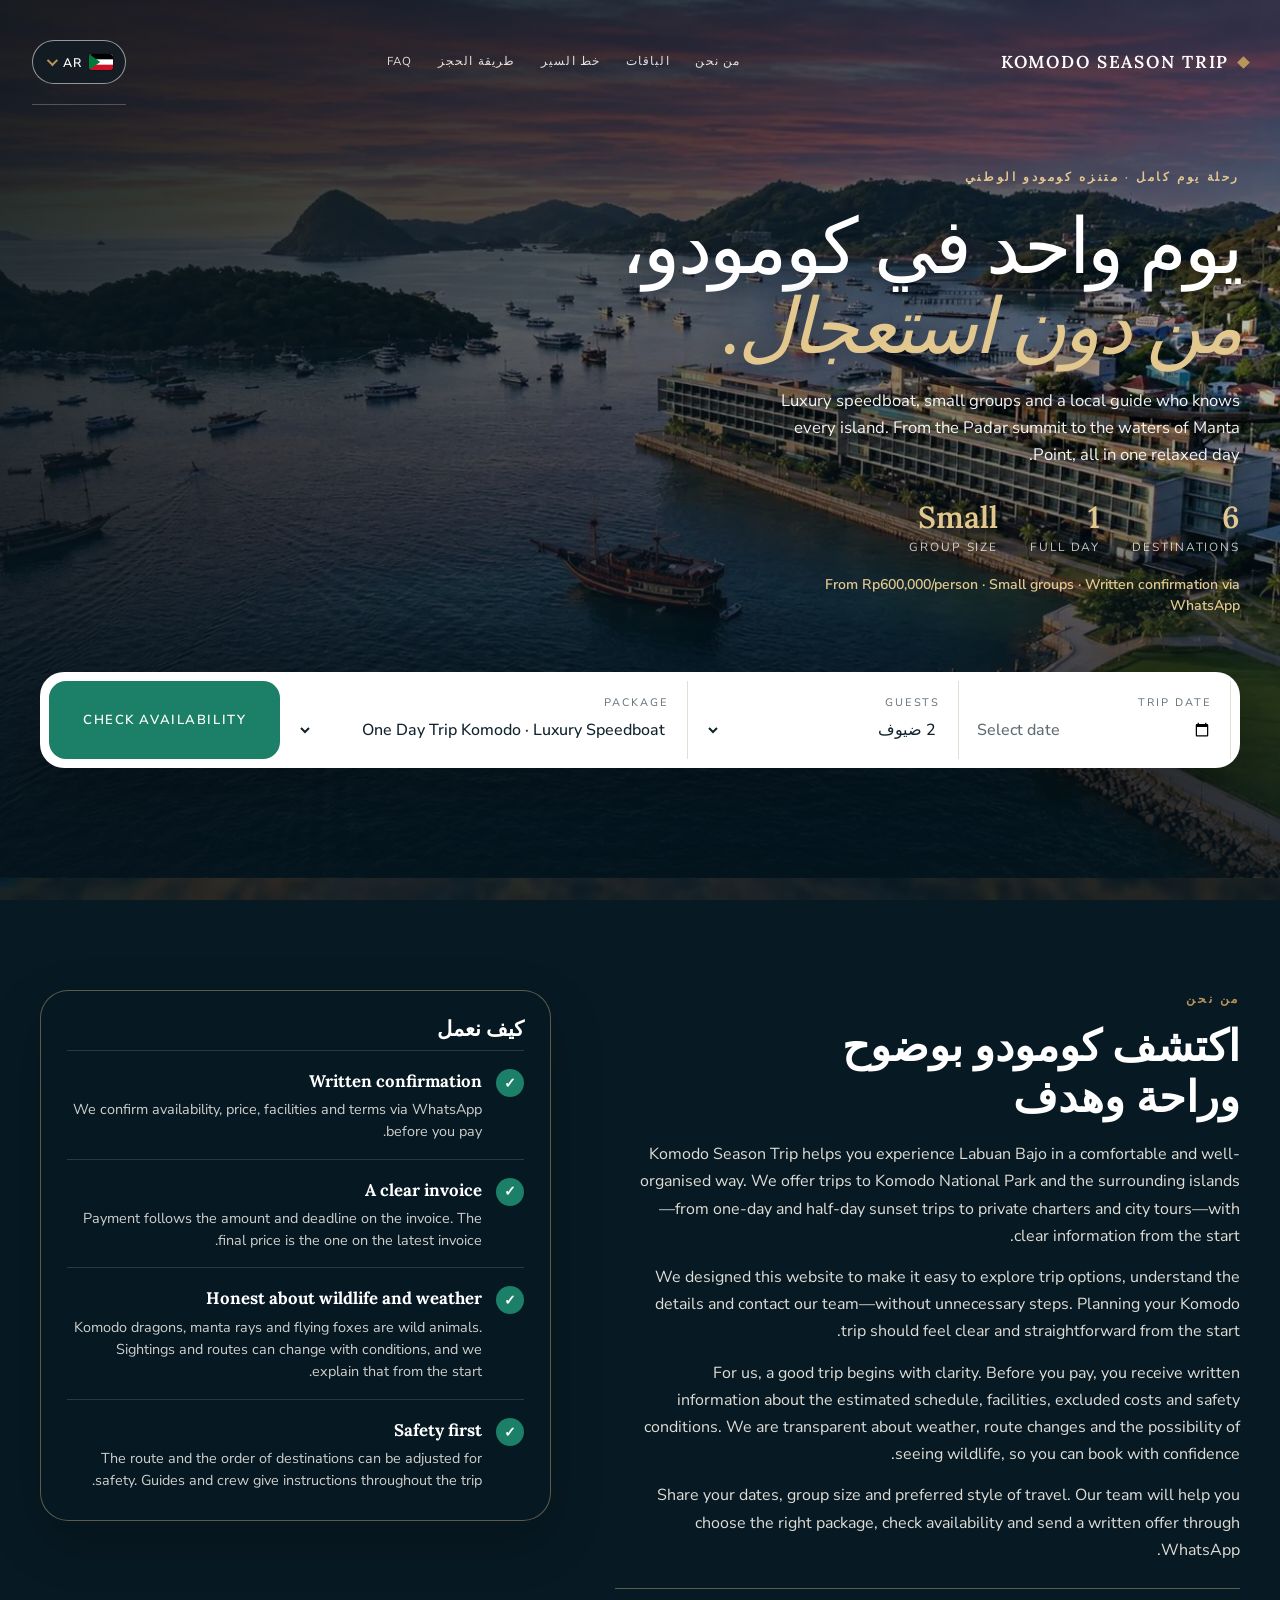
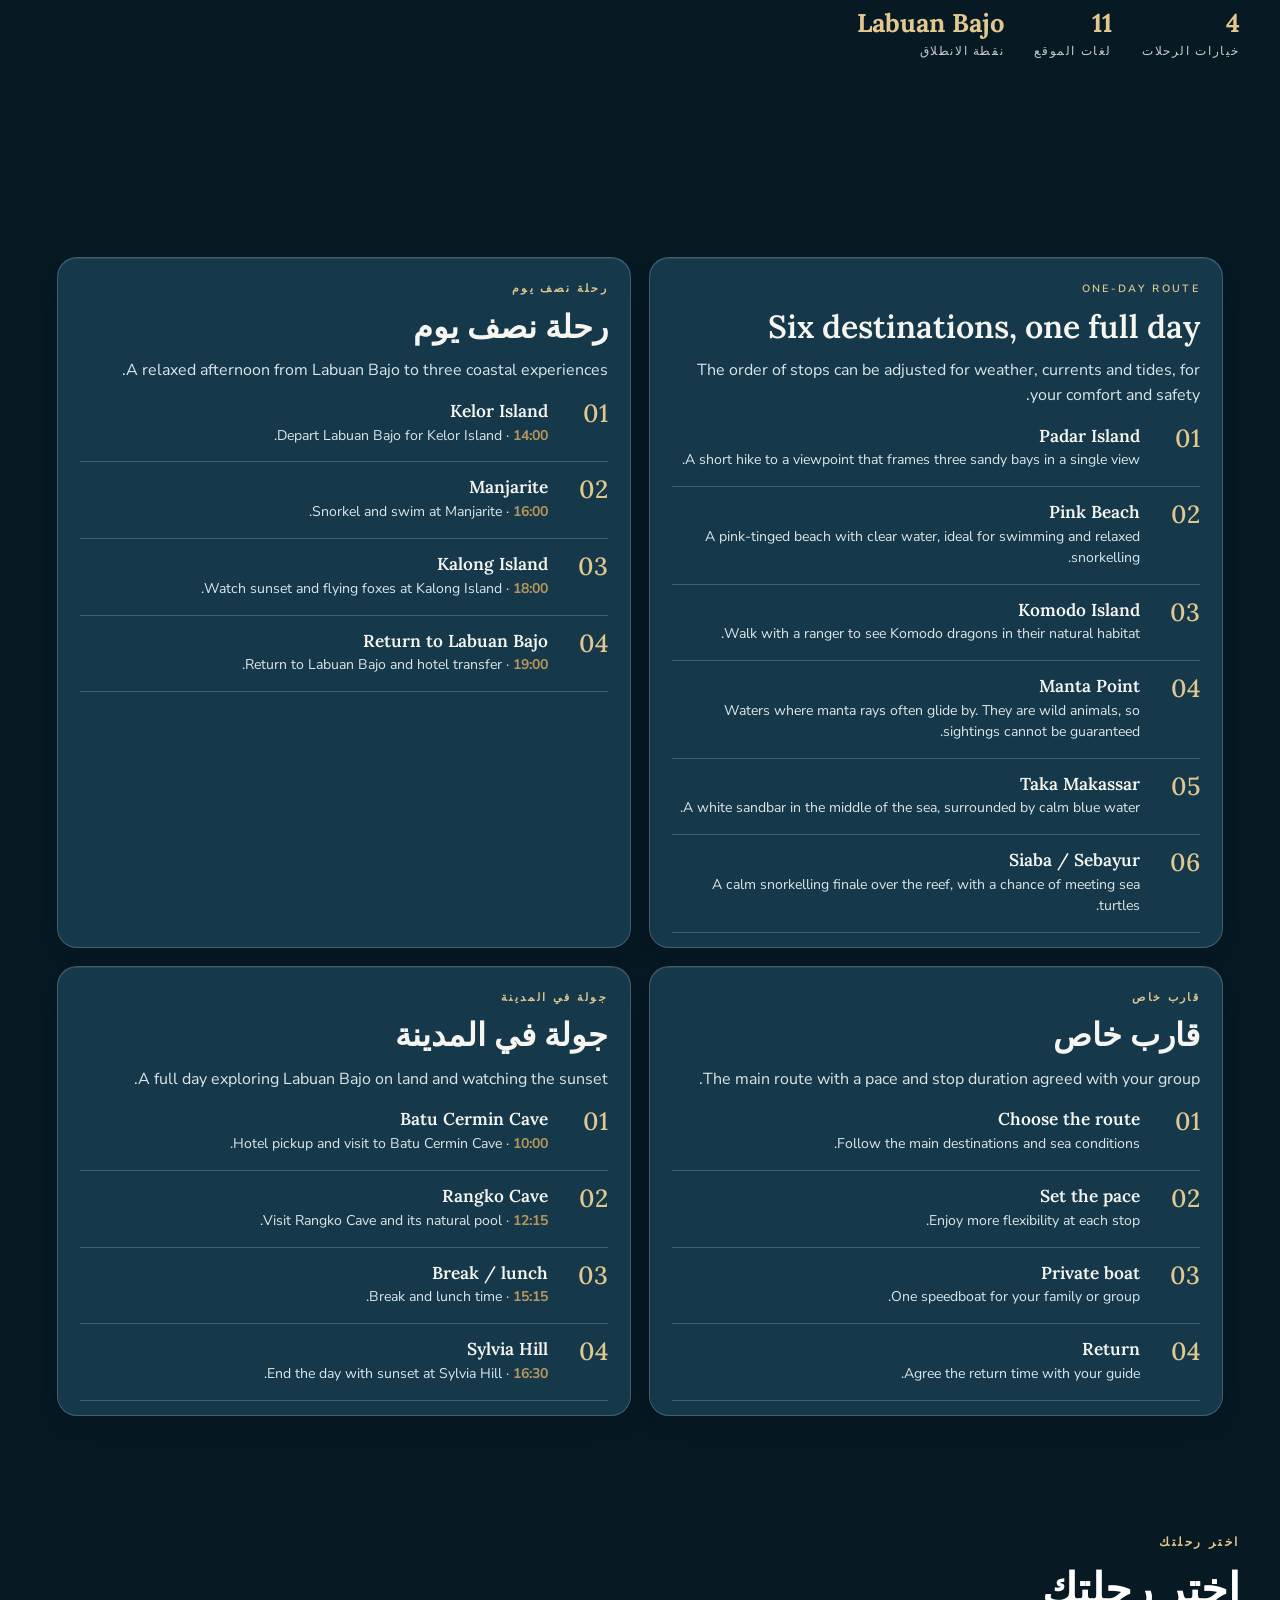
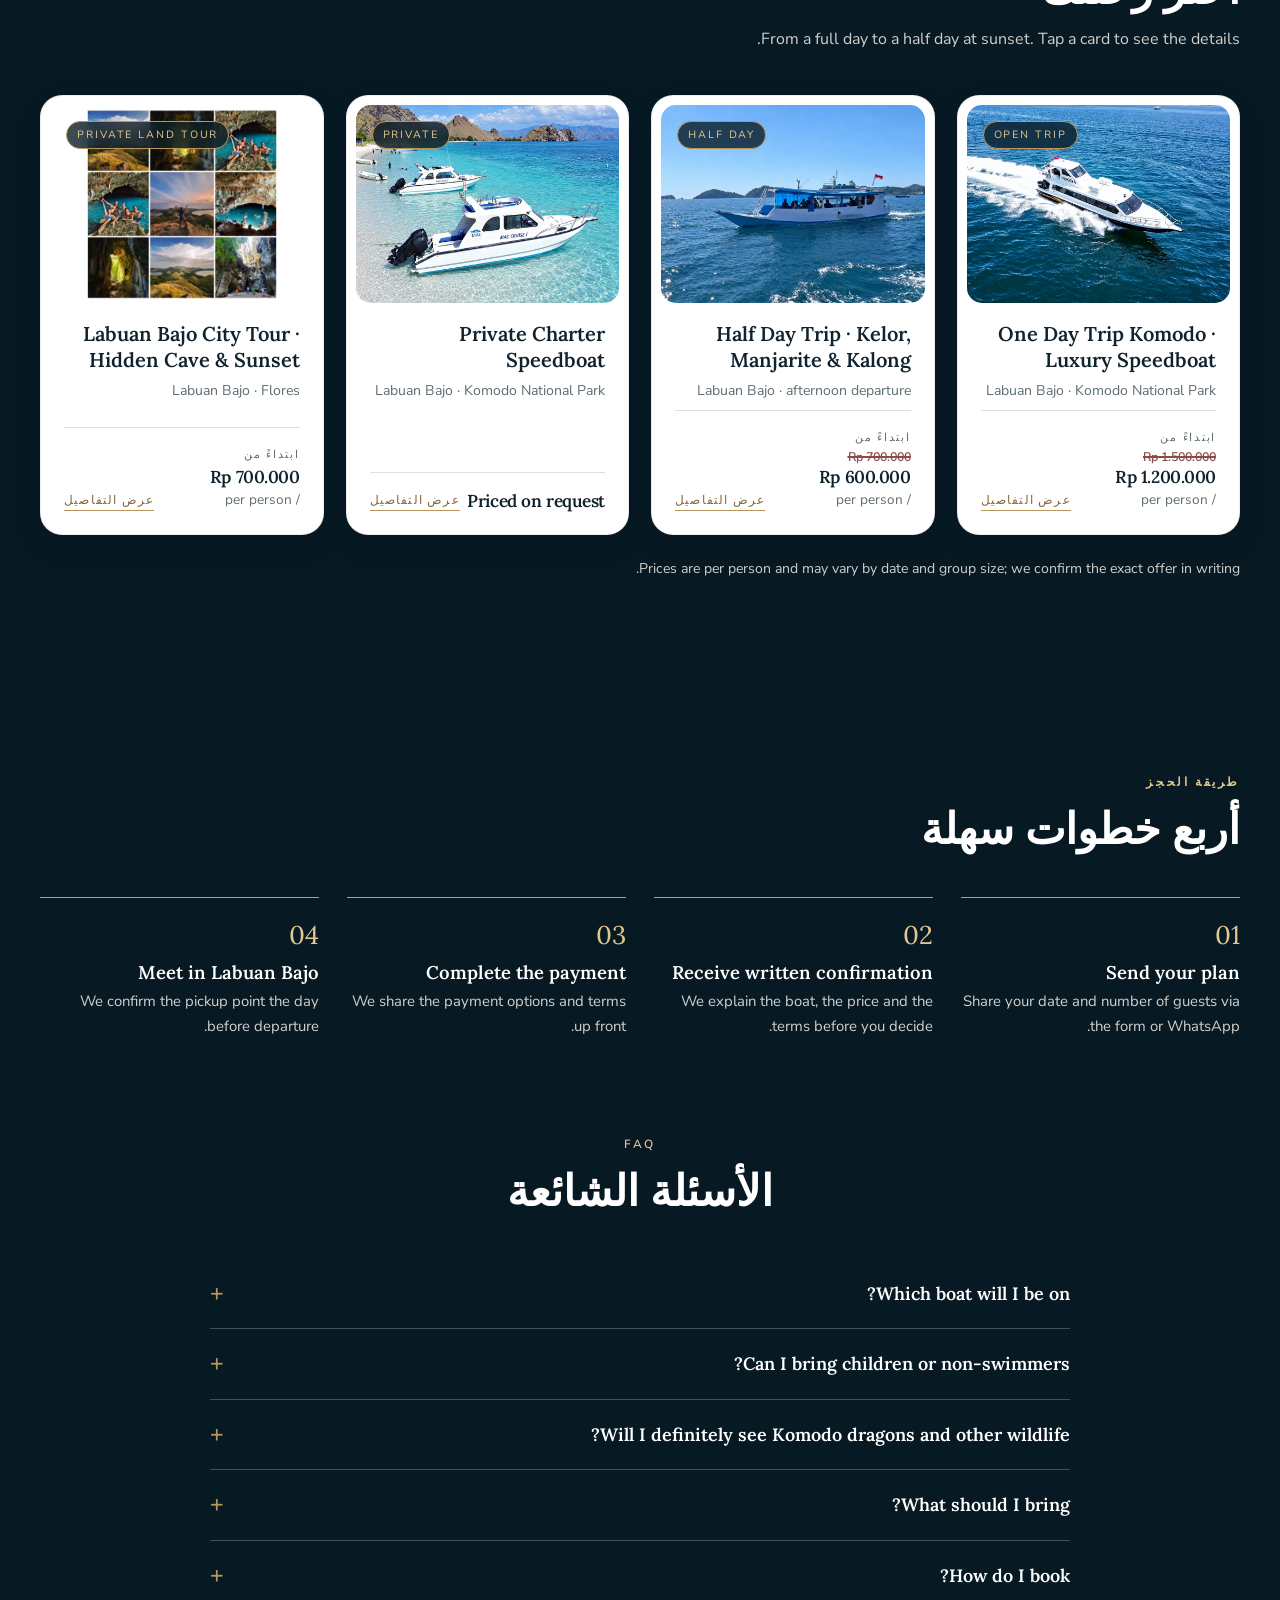
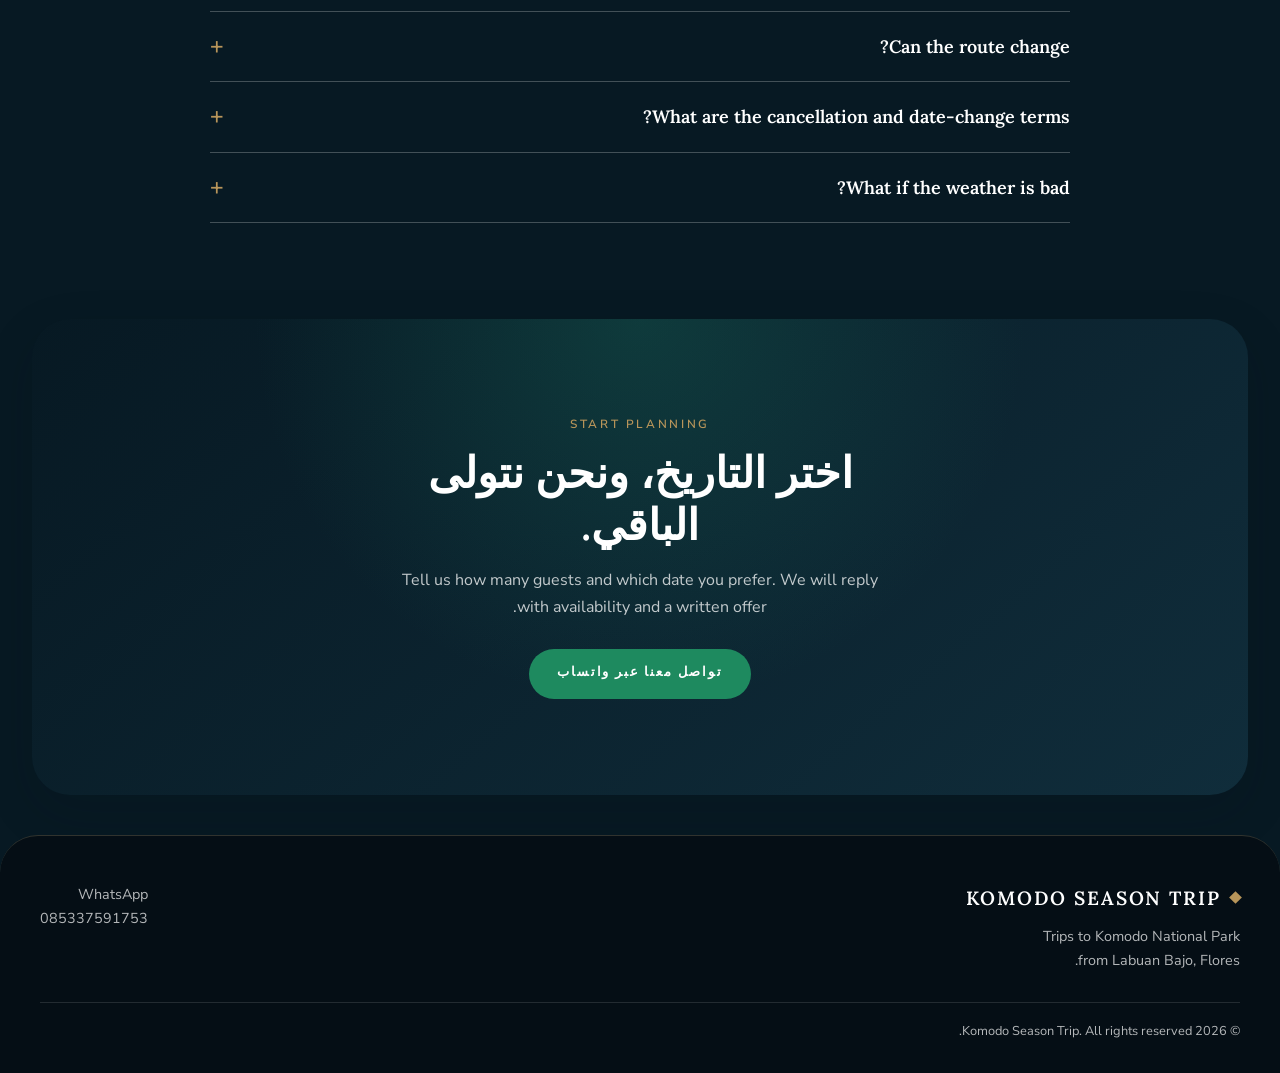
<file: ar.html>
<!DOCTYPE html>
<html lang="ar" dir="rtl">
<head>
<meta charset="UTF-8">
<meta name="viewport" content="width=device-width, initial-scale=1, viewport-fit=cover">
<title>رحلات جزر كومودو من لابوان باجو | Komodo Season Trip</title>
<meta name="description" content="Komodo National Park tours from Labuan Bajo: luxury speedboat one day trip, half day sunset at Kalong Island, private charter and Rangko Cave city tour. Small groups, book via WhatsApp.">
<meta name="robots" content="index,follow,max-image-preview:large">
<meta property="og:type" content="website"><meta property="og:site_name" content="Komodo Season Trip">
<meta property="og:title" content="Komodo Island Tours from Labuan Bajo | Komodo Season Trip"><meta property="og:description" content="Komodo National Park tours from Labuan Bajo: luxury speedboat one day trip, half day sunset at Kalong Island, private charter and Rangko Cave city tour. Small groups, book via WhatsApp.">
<meta property="og:locale" content="ar_AE"><meta property="og:locale:alternate" content="id_ID"><meta property="og:locale:alternate" content="zh_CN"><meta property="og:locale:alternate" content="ms_MY"><meta property="og:locale:alternate" content="ru_RU"><meta property="og:locale:alternate" content="es_ES"><meta property="og:locale:alternate" content="pt_PT"><meta property="og:locale:alternate" content="it_IT"><meta property="og:locale:alternate" content="de_DE">
<meta property="og:image" content="https://darwin9415.github.io/Komodo-season-trip/hero.webp">
<meta name="twitter:card" content="summary_large_image">
<link rel="alternate" hreflang="id" href="https://darwin9415.github.io/Komodo-season-trip/">
<link rel="alternate" hreflang="en" href="https://darwin9415.github.io/Komodo-season-trip/en.html">
<link rel="alternate" hreflang="zh" href="https://darwin9415.github.io/Komodo-season-trip/zh.html">
<link rel="alternate" hreflang="ms" href="https://darwin9415.github.io/Komodo-season-trip/ms.html">
<link rel="alternate" hreflang="ru" href="https://darwin9415.github.io/Komodo-season-trip/ru.html">
<link rel="alternate" hreflang="es" href="https://darwin9415.github.io/Komodo-season-trip/es.html">
<link rel="alternate" hreflang="pt" href="https://darwin9415.github.io/Komodo-season-trip/pt.html">
<link rel="alternate" hreflang="it" href="https://darwin9415.github.io/Komodo-season-trip/it.html">
<link rel="alternate" hreflang="de" href="https://darwin9415.github.io/Komodo-season-trip/de.html"><link rel="alternate" hreflang="fr" href="https://darwin9415.github.io/Komodo-season-trip/fr.html"><link rel="alternate" hreflang="ar" href="https://darwin9415.github.io/Komodo-season-trip/ar.html">
<link rel="alternate" hreflang="x-default" href="https://darwin9415.github.io/Komodo-season-trip/">
<link rel="canonical" href="https://darwin9415.github.io/Komodo-season-trip/en.html">
<meta property="og:url" content="https://darwin9415.github.io/Komodo-season-trip/en.html">
<link rel="preconnect" href="https://fonts.googleapis.com">
<link rel="preconnect" href="https://fonts.gstatic.com" crossorigin>
<link href="https://fonts.googleapis.com/css2?family=Lora:ital,wght@0,500;0,600;0,700;1,500&family=Nunito+Sans:wght@400;500;600;700&display=swap" rel="stylesheet">
<script type="application/ld+json">{"@context": "https://schema.org", "@graph": [{"@type": "TravelAgency", "name": "Komodo Season Trip", "telephone": "+6285337591753", "areaServed": "Labuan Bajo, Flores, Indonesia", "description": "Komodo National Park tours from Labuan Bajo: luxury speedboat one day trip, half day sunset at Kalong Island, private charter and Rangko Cave city tour. Small groups, book via WhatsApp."}, {"@type": "TouristTrip", "name": "One Day Trip Komodo · Luxury Speedboat", "description": "An open (shared) full-day trip to six destinations in Komodo National Park by tourist speedboat from Labuan Bajo: Padar Island, Pink Beach, Komodo Island, Manta Point, Taka Makassar and Siaba or Sebayur. Hotel pickup in the Labuan Bajo area, lunch and a local guide are included.", "provider": {"@type": "TravelAgency", "name": "Komodo Season Trip"}, "offers": {"@type": "Offer", "priceCurrency": "IDR", "price": "1500000", "availability": "https://schema.org/InStock"}}, {"@type": "TouristTrip", "name": "رحلة نصف يوم · Kelor, Manjarite & Kalong", "description": "A relaxed half-day trip: sail from Labuan Bajo in the afternoon, stop at the unspoiled beach of Kelor Island, snorkel at Manjarite, then end the day with the sunset and thousands of flying foxes at Kalong Island. Hotel pickup and drop-off are included.", "provider": {"@type": "TravelAgency", "name": "Komodo Season Trip"}, "offers": {"@type": "Offer", "priceCurrency": "IDR", "price": "700000", "availability": "https://schema.org/InStock"}}, {"@type": "TouristTrip", "name": "Private Charter Speedboat", "description": "Charter a whole speedboat just for your family or group. The route follows the main package, while the pace and the time spent at each stop follow your wishes.", "provider": {"@type": "TravelAgency", "name": "Komodo Season Trip"}}, {"@type": "TouristTrip", "name": "Labuan Bajo جولة في المدينة · Hidden Cave & Sunset", "description": "A private day exploring the land side of Labuan Bajo: walking through Batu Cermin Cave, swimming in the clear pool of Rangko Cave, then ending with sunset at Sylvia Hill. Three experiences in one trip for 2–6 guests.", "provider": {"@type": "TravelAgency", "name": "Komodo Season Trip"}, "offers": {"@type": "Offer", "priceCurrency": "IDR", "price": "700000", "availability": "https://schema.org/InStock"}}]}</script>
<style>
:root{--navy:#08151f;--navy2:#0f2a3c;--gold:#b8955a;--gold2:#dcc08c;--ivory:#f6f3ed;--stone:#ebe5d9;--ink:#101c27;--muted:#67727c;--line:#e0d9ca;
--serif:"Lora",Georgia,"Times New Roman",serif;--sans:"Nunito Sans","Segoe UI",Arial,sans-serif}
*{box-sizing:border-box;margin:0;padding:0}
html{scroll-behavior:smooth}
body{font-variant-numeric:lining-nums;font-family:var(--sans);background:var(--ivory);color:var(--ink);line-height:1.65;font-size:16px;-webkit-font-smoothing:antialiased}
a{color:inherit;text-decoration:none}
svg{display:block}
:focus-visible{outline:2px solid var(--gold);outline-offset:3px}
.wrap{width:min(1140px,90%);margin-inline:auto}
.hide{display:none!important}
.eyebrow{font-size:.74rem;letter-spacing:.22em;text-transform:uppercase;color:var(--gold);font-weight:600}
h1,h2,h3{font-family:var(--serif);font-weight:600;letter-spacing:0;line-height:1.2}
h2{font-size:clamp(1.8rem,3.8vw,2.7rem)}
.btn{display:inline-block;background:var(--gold);color:#08151f;border:0;border-radius:2px;padding:14px 28px;font:600 .82rem var(--sans);letter-spacing:.14em;text-transform:uppercase;cursor:pointer;transition:background .2s}
.btn:hover{background:var(--gold2)}
.btn.ghost{background:transparent;color:inherit;border:1px solid currentColor}
.btn.ghost:hover{background:rgba(184,149,90,.12)}

/* header */
header.top{position:absolute;inset:0 0 auto;z-index:10;color:#fff}
.top .wrap{display:flex;align-items:center;justify-content:space-between;padding-block:24px;gap:20px}
.logo{font-family:var(--serif);font-size:1.15rem;font-weight:600;letter-spacing:.12em;text-transform:uppercase;display:flex;align-items:center;gap:12px}
.logo i{width:9px;height:9px;background:var(--gold);transform:rotate(45deg)}
nav.menu{display:flex;gap:34px;font-size:.82rem;letter-spacing:.12em;text-transform:uppercase}
nav.menu a{opacity:.85;padding:4px 0;border-bottom:1px solid transparent}
nav.menu a:hover{opacity:1;border-color:var(--gold)}
.top .btn{padding:10px 20px}
@media(max-width:860px){nav.menu{display:none}}

/* hero */
.hero{position:relative;color:#fff;min-height:720px;padding:190px 0 0;overflow:hidden;background:#08151f center/cover no-repeat}
.glow{position:absolute;right:10%;top:150px;width:420px;height:420px;border-radius:50%;background:radial-gradient(circle,rgba(220,192,140,.55),rgba(184,149,90,0) 66%);pointer-events:none}
.hero svg.scene{position:absolute;left:0;right:0;bottom:0;width:100%;height:42%;min-height:200px}
.hero .wrap{position:relative;z-index:2}
.hero h1{font-size:clamp(2.4rem,6vw,4.7rem);max-width:12ch;margin-top:18px;font-weight:500}
.hero h1 em{color:var(--gold2);font-style:italic}
.hero .lead{margin-top:22px;max-width:50ch;font-size:1.06rem;color:rgba(255,255,255,.82)}
.facts{display:flex;gap:34px;margin-top:34px;flex-wrap:wrap}
.facts div b{display:block;font-family:var(--serif);font-size:1.8rem;font-weight:600;color:var(--gold2);line-height:1}
.facts div span{font-size:.74rem;letter-spacing:.16em;text-transform:uppercase;opacity:.75}
.cari{position:relative;z-index:3;margin-top:56px;margin-bottom:-52px;background:#fff;color:var(--ink);padding:10px;display:grid;grid-template-columns:1fr 1fr 1.5fr auto;gap:0;box-shadow:0 30px 60px rgba(4,12,20,.35)}
.cari > div{padding:12px 20px;border-right:1px solid var(--line)}
.cari label{display:block;font-size:.68rem;letter-spacing:.18em;text-transform:uppercase;color:var(--muted);margin-bottom:2px}
.cari input,.cari select{width:100%;border:0;background:transparent;font:500 1rem var(--sans);color:var(--ink);padding:4px 0}
.cari .btn{align-self:stretch;border-radius:0;padding-inline:34px}
@media(max-width:900px){.cari{grid-template-columns:1fr 1fr;margin-bottom:-90px}.cari > div{border-bottom:1px solid var(--line)}.cari .btn{grid-column:1/-1;padding-block:16px}}
@media(max-width:520px){.cari{grid-template-columns:1fr}.cari > div{border-right:0}}


section{padding-block:80px}
.sec-head{max-width:640px;margin-bottom:42px}
.sec-head p{color:var(--muted);margin-top:12px}

/* paket */
.cards{display:grid;grid-template-columns:repeat(4,1fr);gap:24px}
@media(max-width:1100px){.cards{grid-template-columns:1fr 1fr}}
@media(max-width:620px){.cards{grid-template-columns:1fr}}
.card{background:#fff;border:1px solid var(--line);cursor:pointer;display:flex;flex-direction:column;transition:transform .25s,box-shadow .25s}
.card:hover{transform:translateY(-4px);box-shadow:0 22px 40px rgba(8,21,31,.12)}
.thumb{height:220px;position:relative;display:grid;place-items:center;color:var(--gold2)}
.has-photo{background-size:cover;background-position:center}.has-photo svg{display:none}
.t1{background:linear-gradient(145deg,#0f2a3c,#08151f)}
.t2{background:linear-gradient(145deg,#14485a,#0a2233)}
.t3{background:linear-gradient(145deg,#1d3a4a,#0a1b27)}
.thumb svg{width:84px;height:84px;opacity:.9}
.tag{position:absolute;left:16px;top:16px;background:rgba(8,21,31,.6);backdrop-filter:blur(4px);font-size:.66rem;letter-spacing:.18em;text-transform:uppercase;border:1px solid var(--gold);color:var(--gold2);padding:4px 10px}
.card .body{padding:24px;display:flex;flex-direction:column;gap:6px;flex:1}
.card h3{font-size:1.25rem}
.where{color:var(--muted);font-size:.88rem}
.score{font-size:.88rem;color:var(--muted)}.score b{color:var(--gold)}
.meta{margin-top:auto;padding-top:18px;border-top:1px solid var(--line);display:flex;justify-content:space-between;align-items:end;gap:10px}
.price small{display:block;font-size:.68rem;letter-spacing:.16em;text-transform:uppercase;color:var(--muted)}
.meta .price{display:flex;flex-direction:column;align-items:flex-start;gap:2px;min-width:0}.meta .price .price-old{display:block!important;margin:0;color:#8b4b4b;font-family:var(--sans);font-size:.86rem;font-weight:600;line-height:1.25;text-decoration-line:line-through;text-decoration-color:#8b4b4b;text-decoration-thickness:2px;white-space:nowrap}.meta .price strong{display:block;color:var(--ink);font-size:1.4rem;line-height:1.2}.price .price-old{display:block;margin:2px 0 0;color:var(--muted);font-size:.82rem;font-weight:500;line-height:1.2;text-decoration:line-through;text-decoration-thickness:1.5px}.price strong{font-family:var(--serif);font-size:1.35rem;font-weight:600}
.price em{font-style:normal;color:var(--muted);font-size:.85rem}
.more{font-size:.74rem;letter-spacing:.16em;text-transform:uppercase;color:var(--gold);border-bottom:1px solid var(--gold)}
.note{margin-top:22px;font-size:.88rem;color:var(--muted)}

/* rute */
.rute{background:linear-gradient(135deg,#fbfaf5 0%,#f7f5ed 48%,#eef5f2 100%);border:1px solid rgba(184,149,90,.22);box-shadow:0 18px 44px rgba(8,21,31,.10)}
.rgrid{display:grid;grid-template-columns:.9fr 1.1fr;gap:60px}
@media(max-width:860px){.rgrid{grid-template-columns:1fr;gap:30px}}
.rgrid .sec-head{position:sticky;top:40px;align-self:start}
@media(max-width:860px){.rgrid .sec-head{position:static}}
.stops{list-style:none}
.stops li{display:grid;grid-template-columns:70px 1fr;gap:16px;padding:22px 0;border-bottom:1px solid var(--line)}
.stops li:first-child{padding-top:0}
.stops b{font-family:var(--serif);font-size:1.9rem;color:var(--gold);line-height:1;font-weight:500}
.stops h3{font-size:1.25rem}
.stops p{color:var(--muted);font-size:.96rem;margin-top:4px}
.route-swipe-hint{display:flex;align-items:center;justify-content:center;gap:10px;width:max-content;max-width:100%;margin:14px auto 0;padding:7px 14px;border:1px solid rgba(184,149,90,.3);border-radius:999px;background:rgba(255,255,255,.74);color:var(--muted);font-size:.8rem;line-height:1.4;text-align:center}.route-swipe-hint span{color:var(--gold);font-size:1.15rem;font-weight:700}
.route-time{font-weight:700;color:var(--gold);white-space:nowrap}
.route-slides{display:block;width:100%;max-width:100%;height:auto;max-height:min(62vh,620px);min-height:0;overflow-x:hidden;overflow-y:auto;overscroll-behavior:auto;-webkit-overflow-scrolling:touch;scrollbar-width:thin;scrollbar-color:var(--gold) transparent;margin:0;padding:0 14px 8px;background:linear-gradient(180deg,rgba(255,255,255,.88),rgba(239,246,242,.78));border:1px solid rgba(184,149,90,.2);border-radius:22px;box-shadow:inset 0 1px 0 rgba(255,255,255,.85)}.route-slides::-webkit-scrollbar{width:8px}.route-slides::-webkit-scrollbar-thumb{background:var(--gold);border:2px solid rgba(255,255,255,.75);border-radius:8px}.route-slides::-webkit-scrollbar-track{background:rgba(224,217,202,.35);border-radius:8px}

.route-slide{display:block;width:100%;background:transparent;border:0;border-radius:0;padding:0}.route-slide+.route-slide{margin-top:30px;padding-top:30px;border-top:1px solid var(--line)}
.route-slide-grid{display:block;width:100%;background:transparent;border:0;border-radius:0;padding:0;box-shadow:none}
.route-slide .sec-head{margin-bottom:0}
.route-slide .sec-head h2{margin-top:10px;color:var(--ink)}
.route-slide .sec-head p{color:var(--muted);margin-top:12px}
.route-slide .eyebrow{font-size:.66rem;color:var(--gold)}
.route-stops{list-style:none;margin:0;padding:0}
.route-stops li{display:grid;grid-template-columns:70px 1fr;gap:16px;padding:22px 0;border-bottom:1px solid var(--line)}
.route-stops li:first-child{padding-top:0}
.route-stops b{font-family:var(--serif);font-size:1.9rem;color:var(--gold);line-height:1;font-weight:500}
.route-stops h3{font-size:1.25rem;margin:0;color:var(--ink)}
.route-stops p{color:var(--muted);font-size:.96rem;margin-top:4px;line-height:1.55}
@media(max-width:860px){.route-stops li{grid-template-columns:58px 1fr}}
@media(max-width:700px){.route-slides{max-height:min(58vh,520px);overflow-y:auto;padding:0 12px 8px}}



/* cara pesan */
.steps{display:grid;grid-template-columns:repeat(4,1fr);gap:28px;counter-reset:s}
@media(max-width:900px){.steps{grid-template-columns:repeat(2,1fr)}}
@media(max-width:520px){.steps{grid-template-columns:1fr}}
.step{counter-increment:s;border-top:1px solid var(--gold);padding-top:16px}
.step::before{content:"0" counter(s);font-family:var(--serif);font-size:1.6rem;color:var(--gold)}
.step h3{font-size:1.15rem;margin:4px 0 6px}
.step p{color:var(--muted);font-size:.93rem}

/* faq */
.faq{max-width:820px;margin-inline:auto}
details{border-bottom:1px solid var(--line);padding:20px 0}
summary{cursor:pointer;list-style:none;display:flex;justify-content:space-between;gap:16px;font-family:var(--serif);font-size:1.12rem;font-weight:600}
summary::-webkit-details-marker{display:none}
summary::after{content:"+";color:var(--gold);font-size:1.6rem;line-height:1}
details[open] summary::after{content:"–"}
details p{color:var(--muted);margin-top:10px;max-width:66ch}

/* cta */
.cta{background:linear-gradient(135deg,var(--navy),var(--navy2));color:#fff;text-align:center}
.cta h2{max-width:18ch;margin:12px auto 0}
.cta p{color:rgba(255,255,255,.75);margin:16px auto 28px;max-width:48ch}
footer.foot{background:#050e15;color:rgba(255,255,255,.7);padding:46px 0 30px;font-size:.9rem}
.foot .row{display:flex;justify-content:space-between;flex-wrap:wrap;gap:24px}
.foot .logo{color:#fff;font-size:1.2rem}
.foot a:hover{color:var(--gold2)}
.foot .copy{margin-top:30px;padding-top:18px;border-top:1px solid rgba(255,255,255,.12);font-size:.8rem}

/* panel detail – modal full dengan sudut membulat */
.overlay{
  position:fixed;inset:0;z-index:50;
  background:rgba(0,0,0,.4);
  opacity:0;visibility:hidden;
  transition:opacity .25s ease,visibility .25s ease;
}
.overlay.on{opacity:1;visibility:visible}
.panel{
  position:fixed;
  left:50%;
  top:50%;
  right:auto;bottom:auto;
  width:min(1100px,calc(100vw - 40px));
  max-width:calc(100vw - 40px);
  height:min(92vh,900px);
  max-height:min(92vh,900px);
  background:#fff;
  z-index:60;
  transform:translate(-50%,-46%) scale(.985);
  opacity:0;visibility:hidden;
  transition:transform .28s ease,opacity .28s ease,visibility .28s ease;
  display:flex;flex-direction:column;
  border-radius:24px;
  overflow:hidden;
  box-shadow:0 28px 70px rgba(8,21,31,.32);
  color:var(--ink);
  pointer-events:none;
}
.panel.on{
  transform:translate(-50%,-50%) scale(1);
  opacity:1;visibility:visible;
  pointer-events:auto;
}
.panel .scroll{overflow-y:auto;flex:1;min-height:0;-webkit-overflow-scrolling:touch;padding-bottom:12px}
.p-hero{height:auto;aspect-ratio:16/9;max-height:320px;position:relative;display:grid;place-items:center;color:var(--gold2);margin:0;border-radius:0}
.p-hero.has-photo{background-size:cover;background-position:center}
.p-hero.gal{aspect-ratio:16/9;max-height:340px}
.p-hero svg{width:100px;height:100px}
.p-close{
  position:absolute;right:16px;top:16px;z-index:5;
  width:42px;height:42px;border-radius:50%;
  border:1px solid rgba(255,255,255,.5);
  background:rgba(8,21,31,.55);color:#fff;
  font-size:1.45rem;cursor:pointer;line-height:1;
  display:grid;place-items:center;
  transition:background .2s,border-color .2s;
}
.p-close:hover{background:rgba(8,21,31,.85);border-color:var(--gold)}
.p-body{padding:26px 32px 10px}
.p-body h2{font-size:1.75rem;color:var(--ink)}
.p-sub{color:var(--muted);margin-top:4px}
.p-score{margin-top:10px;color:var(--muted);font-size:.9rem}.p-score b{color:var(--gold)}
.p-body p.desc{margin-top:16px;max-width:70ch}
.p-body h3{font-size:1.15rem;margin:26px 0 12px;color:var(--ink)}
.spec{display:grid;grid-template-columns:1fr 1fr;gap:1px;background:var(--line);border:1px solid var(--line);border-radius:16px;overflow:hidden}
.spec div{background:#fff;padding:14px 16px}
.spec small{display:block;color:var(--muted);font-size:.66rem;letter-spacing:.16em;text-transform:uppercase}
.spec b{font-size:.95rem;font-weight:500}
.tiers{grid-template-columns:repeat(3,1fr)}.tiers b{font-family:var(--serif);font-size:1.1rem;font-weight:600}
.chips{display:flex;flex-wrap:wrap;gap:8px;list-style:none}
.chips li{border:1px solid var(--line);padding:5px 14px;font-size:.84rem;border-radius:999px}
.itin{list-style:none;border-left:1px solid var(--gold);margin:0 0 0 6px;max-width:100%}.itin li{display:grid;grid-template-columns:max-content minmax(0,1fr);align-items:start;column-gap:16px;padding:0 0 10px 20px;position:relative;width:fit-content;max-width:100%}.itin li::before{content:"";position:absolute;left:-5px;top:7px;width:9px;height:9px;background:var(--gold);transform:rotate(45deg)}.itin b{font-weight:700;font-size:.92rem;letter-spacing:.01em;white-space:nowrap}.itin span{color:var(--muted);font-size:.9rem;min-width:0}
.pinc{display:grid;grid-template-columns:1fr 1fr;gap:16px}
@media(max-width:480px){.pinc{grid-template-columns:1fr}}
.pinc ul{list-style:none;font-size:.9rem}
.pinc li{padding:4px 0 4px 20px;position:relative}
.pinc .y li::before{content:"✓";color:var(--gold);position:absolute;left:0;font-weight:700}
.pinc .n li::before{content:"–";color:var(--muted);position:absolute;left:3px}
.book{
  border-top:1px solid var(--line);
  padding:16px 28px 20px;
  display:flex;align-items:center;gap:14px;
  background:#fff;flex-shrink:0;flex-wrap:wrap;
}
.book .price{flex:1;min-width:120px}
.book input[type=date]{border:1px solid var(--line);padding:10px 12px;font:inherit;background:#fff;max-width:170px;border-radius:12px}
.book .btn{padding:12px 22px;border-radius:999px}
@media(max-width:700px){
  .panel{
    width:calc(100vw - 16px);
    max-width:calc(100vw - 16px);
    height:min(94vh,100%);
    max-height:min(94vh,100%);
    border-radius:20px;
  }
  /* Keep the 16:9 ratio on photo slides on small screens. */
  .p-hero,.p-hero.gal{max-height:none}
  .book input[type=date]{flex:1;max-width:none}
  .p-body{padding:18px 18px 8px}
  .p-body h2{font-size:1.4rem}
  .p-body p.desc{max-width:none}
}
body.lock{overflow:hidden}

/* dialog pesanan */
dialog.od{border:0;width:min(480px,94vw);padding:0;margin:auto;color:var(--ink);background:#fff}
dialog.od::backdrop{background:rgba(4,12,20,.65)}
.od form,.od .o-done{padding:30px;display:grid;gap:14px}
.od h2{font-size:1.65rem}
.od .o-boat{color:var(--gold);font-weight:600;margin-top:-6px}
.od label{display:block;font-size:.68rem;letter-spacing:.16em;text-transform:uppercase;color:var(--muted);margin-bottom:4px}
.od input,.od textarea{width:100%;border:1px solid var(--line);padding:11px 12px;font:inherit;background:#fff;color:var(--ink)}
.od textarea{min-height:76px;resize:vertical}
.o-two{display:grid;grid-template-columns:1fr 1fr;gap:12px}
@media(max-width:420px){.o-two{grid-template-columns:1fr}}
.o-err{color:#b3261e;font-size:.9rem}
.o-act{display:flex;gap:10px;justify-content:flex-end;flex-wrap:wrap}
.od .btn.ghost{color:var(--ink)}

/* foto latar hero (tertanam, tidak perlu file terpisah) */
.hero{background-image:linear-gradient(90deg,rgba(8,21,31,.78) 0%,rgba(8,21,31,.45) 55%,rgba(8,21,31,.2) 100%),linear-gradient(180deg,rgba(8,21,31,.55) 0%,rgba(8,21,31,0) 30%,rgba(8,21,31,0) 62%,rgba(8,21,31,.7) 100%),url(hero.webp);background-position:center 55%}
.hero h1{max-width:15ch;text-wrap:balance;text-shadow:0 2px 24px rgba(4,12,20,.45)}
.hero .lead,.facts{text-shadow:0 1px 14px rgba(4,12,20,.5)}
/* header rapi di layar menengah */
.logo{white-space:nowrap;font-size:1.3rem;letter-spacing:.12em}
nav.menu{gap:28px}nav.menu a,.top .btn{white-space:nowrap}
@media(max-width:980px){nav.menu{display:none}}

/* ===== bingkai melengkung & foto sesuai bingkai ===== */
.btn{border-radius:999px}
.top .btn.ghost{border-radius:999px}
.hero{border-radius:0}
.cari{border-radius:30px}.cari .btn{border-radius:22px}
.card{border-radius:26px;overflow:hidden;padding:12px}
.card .body{padding:18px 10px 8px}
.thumb{height:auto;aspect-ratio:4/3;border-radius:0}
.tag{border-radius:999px}
.panel{/* side radius disabled – using centered modal */}
.p-hero{/* aspect handled in modal panel CSS */}
.spec{border-radius:18px;overflow:hidden}
.chips li{border-radius:999px}
.book input[type=date],.od input,.od textarea{border-radius:14px}
dialog.od{border-radius:30px;overflow:hidden}
.rute,.cta{margin-inline:clamp(10px,2.5vw,36px);border-radius:38px}
.rute{border:1px solid var(--line)}
footer.foot{border-radius:38px 38px 0 0;margin-top:40px}
@media(max-width:600px){.panel{/* bottom sheet radius disabled */}}

/* ===== foto utama: bingkai persegi (tidak melengkung), rasio 4:3 pas dengan foto ===== */
.card{padding:10px}
.card .body{padding:20px 14px 14px}
.thumb{border-radius:0}
.p-hero{margin:14px 14px 0;border-radius:0;max-height:none}
/* foto selalu memenuhi frame (menimpa rule .t1/.t2 yang me-reset ukuran latar) */
.thumb.has-photo,.p-hero.has-photo{background-size:cover;background-position:center;background-repeat:no-repeat}
.thumb.has-photo.fit-contain,.p-hero.has-photo.fit-contain{background-size:contain;background-color:#fff}

/* ===== latar situs: foto Padar (sedikit blur) + warna huruf menyesuaikan ===== */
body{background:#0a1620;color:#f6f3ed}
body::before{content:"";position:fixed;inset:0;z-index:-1;background:linear-gradient(rgba(8,21,31,.46),rgba(8,21,31,.62)),url(bg.webp) center/cover no-repeat}
.pil h3,.sec-head h2,.step h3,summary{color:#fff}
.pil p,.sec-head p,.note,.step p,details p{color:rgba(246,243,237,.84)}
.pil b,.step::before{color:var(--gold2)}
.pil,.step{border-top-color:var(--gold2)}
#paket .eyebrow,#cara .eyebrow,#faq .eyebrow{color:var(--gold2)}
details{border-bottom-color:rgba(255,255,255,.24)}
.card,.rute,.panel{color:var(--ink)}
.card h3,.rute h2,.rute h3,.panel h2,.panel h3{color:var(--ink)}
.rute .sec-head p{color:var(--muted)}
.rute .eyebrow{color:var(--gold)}
/* tombol Cek ketersediaan: hijau */
.cari .btn{background:#1e8a5f;color:#fff}
.cari .btn:hover{background:#17724f}

/* ===== kotak pencarian di hero: tampil penuh & rapi di HP ===== */
html{overflow-x:hidden}
.hs{height:70px}
.cari>div{min-width:0}
.cari input,.cari select{min-width:0;max-width:100%}
.dph{position:relative}
.dph span{position:absolute;left:0;top:50%;transform:translateY(-50%);pointer-events:none;color:var(--muted);font-weight:500}
.dph.has span,.dph:focus-within span{display:none}
.dph:not(.has) input:not(:focus){color:transparent}
@media(max-width:900px){
  .hero{padding-top:150px}
  .hs{height:40px}
  .cari{grid-template-columns:1fr 1fr;margin-top:40px;margin-bottom:0;padding:8px;border-radius:26px}
  .cari>div{padding:10px 14px;border-right:0;border-bottom:1px solid var(--line)}
  .cari>div:nth-child(1){border-right:1px solid var(--line)}
  .cari>div:nth-child(3){grid-column:1/-1}
  .cari .btn{grid-column:1/-1;margin-top:8px;padding:16px;border-radius:20px}
}
@media(max-width:520px){
  .cari{grid-template-columns:1fr}
  .cari>div:nth-child(1){border-right:0}
}

/* ===== semua tombol WhatsApp berwarna hijau ===== */
a.btn[data-wa],#p-wa,#o-wa{background:#1e8a5f!important;color:#fff!important;border:0!important}
a.btn[data-wa]:hover,#p-wa:hover,#o-wa:hover{background:#17724f!important}
/* ===== bar pemesanan di panel: rapi di HP ===== */
.book .price strong,.book .price em{white-space:nowrap}
.book .dph{flex:1;min-width:150px}
.book .dph input[type=date]{width:100%;max-width:none;padding:11px 12px}
.book .dph span{left:14px}
@media(max-width:600px){
  .book{gap:10px}
  .book .price{flex:1 1 100%}
  .book .btn{flex:1 1 150px;text-align:center}
}

/* ===== galeri foto di panel detail ===== */
.p-hero.gal{display:block;background:#0a1620;overflow:hidden}
.gal .sl{position:absolute;inset:0;width:100%;height:100%;display:flex;overflow-x:auto;scroll-snap-type:x mandatory;scrollbar-width:none;-webkit-overflow-scrolling:touch}
.gal .sl::-webkit-scrollbar{display:none}
.gal figure{flex:0 0 100%;width:100%;min-width:100%;scroll-snap-align:center;position:relative;margin:0}
.gal figure img{width:100%;height:100%;object-fit:cover;display:block}
.gal figure.ct{background:#fff}
.gal figure.ct img{object-fit:contain}
.gal figcaption{position:absolute;left:0;right:0;bottom:0;padding:38px 16px 30px;background:linear-gradient(transparent,rgba(8,21,31,.75));color:#fff;font-size:.86rem}
.gal .cnt{position:absolute;left:14px;top:14px;z-index:2;background:rgba(8,21,31,.6);color:#fff;font-size:.74rem;letter-spacing:.1em;padding:5px 12px;border-radius:999px}
.gal .nav{position:absolute;top:50%;transform:translateY(-50%);z-index:2;width:38px;height:38px;border-radius:50%;border:1px solid rgba(255,255,255,.6);background:rgba(8,21,31,.55);color:#fff;font-size:1.4rem;line-height:1;cursor:pointer}
.gal .swipe-hint{position:absolute;left:50%;top:14px;transform:translateX(-50%);z-index:2;padding:5px 11px;border:1px solid rgba(255,255,255,.3);border-radius:999px;background:rgba(8,21,31,.62);color:#fff;font-size:.72rem;line-height:1.4;white-space:nowrap;pointer-events:none}
.gal .prev{left:10px}.gal .next{right:10px}
.gal .dots{position:absolute;left:0;right:0;bottom:12px;z-index:2;display:flex;justify-content:center;gap:6px}
.gal .dots i{width:7px;height:7px;border-radius:50%;background:rgba(255,255,255,.5);transition:width .2s}
.gal .dots i.on{background:var(--gold2);width:18px;border-radius:6px}
.p-close{z-index:3}
/* Desktop: make the gallery span the full modal width. */
@media(min-width:701px){
  /* Desktop mengikuti mode mobile: galeri penuh dengan rasio 16:9. */
  .p-hero.gal{height:auto;aspect-ratio:16/9;max-height:none}
  .gal figure img{object-fit:cover}
}
@media(hover:none){.gal .nav{display:none}}

/* ===== bagian informasi tambahan paket (aturan, FAQ) ===== */
.warn{margin-top:16px;padding:12px 14px;border-left:3px solid var(--gold);background:#faf6ec;border-radius:0 14px 14px 0;font-size:.92rem;line-height:1.55}
.inote{margin-top:10px;font-size:.88rem;color:var(--muted);line-height:1.55}
.xinfo{margin-top:26px}
.acc{border-top:1px solid var(--line)}.acc:last-child{border-bottom:1px solid var(--line)}
.acc>summary{cursor:pointer;list-style:none;display:flex;justify-content:space-between;gap:12px;padding:15px 0;font-family:var(--serif);font-size:1.08rem;font-weight:600}
.acc>summary::-webkit-details-marker{display:none}
.acc>summary::after{content:"+";color:var(--gold);font-size:1.4rem;line-height:1}
.acc[open]>summary::after{content:"–"}
.accb{padding:0 0 16px;font-size:.92rem;line-height:1.6}
.accb p{margin:0 0 10px}
.ilist{margin:0 0 10px 1.15rem;padding:0}.ilist li{margin:4px 0}
.qa{border-top:1px solid var(--line)}
.qa>summary{cursor:pointer;list-style:none;padding:11px 0;font-weight:600;font-size:.93rem;display:flex;justify-content:space-between;gap:10px}
.qa>summary::-webkit-details-marker{display:none}
.qa>summary::after{content:"+";color:var(--gold)}
.qa[open]>summary::after{content:"–"}
.qa p{margin:0 0 12px;color:var(--muted)}

/* ===== panel detail: tampilan rapi & profesional (semua paket, semua bahasa) ===== */
.p-body h3{display:flex;align-items:center;gap:10px;margin:30px 0 14px}
.p-body h3::before{content:"";width:22px;height:2px;background:var(--gold);flex:none}
.spec>div:last-child:nth-child(odd){grid-column:1/-1}
.itin b{font-weight:700;letter-spacing:.01em}
.callout{display:flex;gap:12px;align-items:flex-start;margin-top:14px;padding:13px 15px;background:#f1f6f8;border-radius:14px;font-size:.88rem;line-height:1.55;color:var(--ink)}
.callout b{flex:none;width:20px;height:20px;border-radius:50%;background:var(--gold);color:#fff;display:grid;place-items:center;font:700 .78rem var(--serif);font-style:italic;margin-top:1px}
.xinfo{margin-top:30px;display:grid;gap:10px}
.acc{border:1px solid var(--line);border-radius:16px;background:#fff;overflow:hidden}
.acc:last-child{border-bottom:1px solid var(--line)}
.acc>summary{color:var(--ink);padding:15px 16px;font-size:1.05rem}
.acc[open]>summary{background:#faf6ec;border-bottom:1px solid var(--line)}
.accb{padding:14px 16px 6px}
.accb p{color:var(--ink);margin:0 0 12px}
.accb p.inote{color:var(--muted);font-size:.86rem;margin:2px 0 12px}
.ilist{margin:0 0 12px;padding:0;list-style:none}
.ilist li{position:relative;padding:5px 0 5px 26px;font-size:.92rem;line-height:1.55}
.ilist li::before{content:"";position:absolute;left:8px;top:15px;width:6px;height:6px;background:var(--gold);transform:rotate(45deg)}
ol.ilist{counter-reset:o}ol.ilist li{counter-increment:o;padding-left:32px}
ol.ilist li::before{content:counter(o);left:0;top:6px;width:20px;height:20px;border-radius:50%;transform:none;background:var(--gold);color:#fff;font:700 .72rem var(--sans);display:grid;place-items:center}
.acc.yes .ilist li::before{content:"✓";left:3px;top:5px;width:auto;height:auto;background:none;transform:none;color:#1e8a5f;font:700 .95rem var(--sans)}
.acc.no .ilist li::before{content:"✕";left:3px;top:5px;width:auto;height:auto;background:none;transform:none;color:#b3261e;font:700 .85rem var(--sans)}
.qa{border-top:1px solid var(--line)}
.accb>.qa:first-child{border-top:0}
.qa>summary{color:var(--ink);padding:13px 0;font-weight:600;font-size:.95rem;line-height:1.4}
.qa p{color:var(--muted);margin:0 0 14px}
@media(prefers-reduced-motion:reduce){*{transition:none!important;scroll-behavior:auto!important}}

/* ===== Tentang kami ===== */
.about{padding:150px 0 10px;color:#f6f3ed}
.ab-grid{display:grid;grid-template-columns:1.1fr .9fr;gap:48px;align-items:start}
.ab-text h2{margin:10px 0 18px;max-width:20ch;color:#fff}
.ab-text p{color:rgba(246,243,237,.88);margin:0 0 14px;max-width:60ch;line-height:1.7}
.ab-facts{display:flex;gap:30px;flex-wrap:wrap;margin:24px 0 26px;padding-top:20px;border-top:1px solid rgba(220,192,140,.4)}
.ab-facts b{display:block;font-family:var(--serif);font-size:1.6rem;color:var(--gold2);line-height:1.1}
.ab-facts span{font-size:.72rem;letter-spacing:.14em;text-transform:uppercase;color:rgba(255,255,255,.78)}
.ab-card{background:rgba(8,21,31,.64);-webkit-backdrop-filter:blur(8px);backdrop-filter:blur(8px);border:1px solid rgba(220,192,140,.35);border-radius:28px;padding:26px 26px 12px}
.ab-card h3{font-family:var(--serif);font-size:1.3rem;color:#fff;margin:0 0 8px}
.ab-card ul{list-style:none;margin:0;padding:0}
.ab-card li{display:flex;gap:14px;padding:16px 0;border-top:1px solid rgba(255,255,255,.14)}
.ab-card .ck{flex:none;width:28px;height:28px;border-radius:50%;background:#1e8a5f;color:#fff;display:grid;place-items:center;font-weight:700;font-size:.9rem;margin-top:2px}
.ab-card li b{display:block;font-family:var(--serif);font-size:1.05rem;color:#fff;margin-bottom:3px}
.ab-card li p{margin:0;font-size:.9rem;color:rgba(246,243,237,.84);line-height:1.55}
@media(max-width:900px){.about{padding-top:60px}.ab-grid{grid-template-columns:1fr;gap:30px}}

/* ===== multi bahasa ===== */
.hr{display:flex;align-items:center;gap:10px}
.lang{position:relative}
.lang summary{list-style:none;cursor:pointer;border:1px solid rgba(255,255,255,.55);border-radius:999px;padding:9px 14px;font:600 .78rem var(--sans);letter-spacing:.04em;white-space:nowrap;display:flex;align-items:center;gap:6px;color:#fff;background:rgba(8,21,31,.28)}
.lang summary::-webkit-details-marker{display:none}
.lang ul{position:absolute;right:0;top:calc(100% + 8px);background:#fff;color:var(--ink);border-radius:18px;padding:6px;list-style:none;min-width:190px;box-shadow:0 18px 40px rgba(4,12,20,.3);z-index:30}
.lang li a{display:block;padding:10px 14px;border-radius:12px;font-size:.92rem}
.lang li a:hover,.lang li a[aria-current]{background:#f1ece2}
@media(max-width:560px){.top .btn{display:none}.logo{font-size:1rem;letter-spacing:.08em}}
h1,h2,h3{overflow-wrap:break-word;hyphens:auto}
.fl{width:24px;height:16px;border-radius:3px;box-shadow:0 0 0 1px rgba(0,0,0,.2);flex:none;display:block;overflow:hidden}
.lang summary{gap:8px}
.lang summary::after{content:"";width:6px;height:6px;border-right:2px solid currentColor;border-bottom:2px solid currentColor;transform:rotate(45deg) translateY(-2px);margin-left:2px;font-size:0}
.lang[open] summary::after{content:"";transform:rotate(-135deg) translateY(-1px)}
.lang li a{display:flex;align-items:center;gap:12px}
html[lang="zh"]{--sans:"Nunito Sans","PingFang SC","Hiragino Sans GB","Microsoft YaHei","Noto Sans SC",sans-serif;--serif:"Lora","Songti SC","Noto Serif SC","SimSun",serif}
html[lang="zh"] .hero h1{max-width:11em}
html[lang="zh"] .eyebrow,html[lang="zh"] .more,html[lang="zh"] .btn{letter-spacing:.04em}

/* ===== mobile hamburger & drawer ===== */
.nav-toggle{display:none;align-items:center;justify-content:center;width:44px;height:44px;border:1px solid rgba(255,255,255,.35);background:rgba(8,21,31,.35);backdrop-filter:blur(6px);border-radius:10px;cursor:pointer;color:#fff;padding:0;flex-shrink:0}
.nav-toggle svg{width:22px;height:22px}
.nav-toggle .ic-close{display:none}
.nav-toggle[aria-expanded="true"] .ic-open{display:none}
.nav-toggle[aria-expanded="true"] .ic-close{display:block}
.mnav{position:fixed;inset:0 0 auto 0;top:0;z-index:40;background:rgba(8,21,31,.97);color:#fff;padding:88px 24px 28px;transform:translateY(-110%);opacity:0;visibility:hidden;transition:transform .28s ease,opacity .28s ease,visibility .28s;max-height:100vh;overflow-y:auto;-webkit-overflow-scrolling:touch}
.mnav.on{transform:none;opacity:1;visibility:visible}
.mnav nav{display:flex;flex-direction:column;gap:4px}
.mnav a{display:block;padding:14px 8px;font-size:1rem;letter-spacing:.08em;text-transform:uppercase;border-bottom:1px solid rgba(255,255,255,.1);opacity:.92}
.mnav a:hover,.mnav a:focus-visible{opacity:1;color:var(--gold2)}
.mnav .mnav-wa{margin-top:22px;display:inline-flex;align-items:center;justify-content:center;width:100%;text-align:center}
body.nav-open{overflow:hidden}
@media(max-width:980px){
  .nav-toggle{display:inline-flex}
  nav.menu{display:none!important}
  .top .wrap{gap:12px}
  .hr{display:flex;align-items:center;gap:10px}
}
@media(min-width:981px){
  .mnav{display:none!important}
}
/* hero CTA clarity */
.hero-cta-note{margin-top:14px;font-size:.88rem;color:rgba(255,255,255,.78);max-width:52ch;line-height:1.5}
.hero-cta-note strong{color:var(--gold2);font-weight:600}
.cari-micro{margin-top:12px;font-size:.8rem;color:rgba(255,255,255,.7);text-align:center;max-width:48ch;margin-inline:auto}
@media(max-width:900px){
  .cari-micro{margin-bottom:8px}
}
</style>
<link rel="stylesheet" href="premium.css">
<style>html[dir="rtl"]{direction:rtl}html[dir="rtl"] body{text-align:right}html[dir="rtl"] .lang ul{left:0;right:auto}html[dir="rtl"] .hero-copy,html[dir="rtl"] .sec-head,html[dir="rtl"] .card,html[dir="rtl"] .p-body{text-align:right}html[dir="rtl"] .ilist li{padding-left:0;padding-right:26px}html[dir="rtl"] .ilist li::before{left:auto;right:8px}html[dir="rtl"] .itin{border-left:0;border-right:1px solid var(--gold);margin-left:0;margin-right:6px}html[dir="rtl"] .itin li{padding-left:0;padding-right:20px}html[dir="rtl"] .itin li::before{left:auto;right:-5px}</style></head>
<body><svg xmlns="http://www.w3.org/2000/svg" style="position:absolute;width:0;height:0;overflow:hidden" aria-hidden="true"><defs><symbol id="f-id" viewBox="0 0 30 20"><rect width="30" height="10" fill="#e70011"/><rect y="10" width="30" height="10" fill="#fff"/></symbol><symbol id="f-en" viewBox="0 0 30 20"><rect width="30" height="20" fill="#012169"/><path d="M0 0L30 20M30 0L0 20" stroke="#fff" stroke-width="4"/><path d="M0 0L30 20M30 0L0 20" stroke="#c8102e" stroke-width="1.5"/><path d="M15 0V20M0 10H30" stroke="#fff" stroke-width="6.5"/><path d="M15 0V20M0 10H30" stroke="#c8102e" stroke-width="3.6"/></symbol><symbol id="f-zh" viewBox="0 0 30 20"><rect width="30" height="20" fill="#de2910"/><polygon fill="#ffde00" points="5.00,2.00 5.68,4.07 7.85,4.07 6.09,5.36 6.76,7.43 5.00,6.15 3.24,7.43 3.91,5.36 2.15,4.07 4.32,4.07"/><polygon fill="#ffde00" points="10.86,1.49 10.40,2.04 10.75,2.66 10.09,2.39 9.61,2.92 9.66,2.21 9.00,1.91 9.70,1.74 9.78,1.03 10.16,1.63"/><polygon fill="#ffde00" points="12.99,3.86 12.35,4.19 12.44,4.90 11.93,4.39 11.28,4.70 11.60,4.06 11.12,3.53 11.82,3.64 12.17,3.01 12.29,3.72"/><polygon fill="#ffde00" points="12.96,7.27 12.25,7.31 12.04,8.00 11.78,7.33 11.06,7.34 11.62,6.89 11.38,6.21 11.99,6.60 12.56,6.17 12.38,6.86"/><polygon fill="#ffde00" points="10.78,9.62 10.11,9.39 9.65,9.94 9.67,9.22 9.00,8.95 9.69,8.75 9.74,8.04 10.14,8.63 10.84,8.45 10.40,9.02"/></symbol><symbol id="f-ms" viewBox="0 0 30 20"><rect y="0.000" width="30" height="1.4286" fill="#cc0001"/><rect y="1.429" width="30" height="1.4286" fill="#fff"/><rect y="2.857" width="30" height="1.4286" fill="#cc0001"/><rect y="4.286" width="30" height="1.4286" fill="#fff"/><rect y="5.714" width="30" height="1.4286" fill="#cc0001"/><rect y="7.143" width="30" height="1.4286" fill="#fff"/><rect y="8.571" width="30" height="1.4286" fill="#cc0001"/><rect y="10.000" width="30" height="1.4286" fill="#fff"/><rect y="11.429" width="30" height="1.4286" fill="#cc0001"/><rect y="12.857" width="30" height="1.4286" fill="#fff"/><rect y="14.286" width="30" height="1.4286" fill="#cc0001"/><rect y="15.714" width="30" height="1.4286" fill="#fff"/><rect y="17.143" width="30" height="1.4286" fill="#cc0001"/><rect y="18.571" width="30" height="1.4286" fill="#fff"/><rect width="15" height="11.43" fill="#010066"/><circle cx="5.3" cy="5.7" r="3.2" fill="#fc0"/><circle cx="6.2" cy="5.7" r="2.6" fill="#010066"/><polygon fill="#fc0" points="10.60,2.90 11.12,4.62 12.79,3.95 11.77,5.43 13.33,6.32 11.54,6.45 11.81,8.22 10.60,6.90 9.39,8.22 9.66,6.45 7.87,6.32 9.43,5.43 8.41,3.95 10.08,4.62"/></symbol><symbol id="f-ru" viewBox="0 0 30 20"><rect width="30" height="20" fill="#fff"/><rect y="6.67" width="30" height="6.67" fill="#0039a6"/><rect y="13.33" width="30" height="6.67" fill="#d52b1e"/></symbol><symbol id="f-es" viewBox="0 0 30 20"><rect width="30" height="20" fill="#aa151b"/><rect y="5" width="30" height="10" fill="#f1bf00"/></symbol><symbol id="f-pt" viewBox="0 0 30 20"><rect width="30" height="20" fill="#f00"/><rect width="12" height="20" fill="#060"/><circle cx="12" cy="10" r="3.6" fill="none" stroke="#fc0" stroke-width="1"/><rect x="10.3" y="8.3" width="3.4" height="3.6" rx=".6" fill="#fff" stroke="#f00" stroke-width=".7"/></symbol><symbol id="f-it" viewBox="0 0 30 20"><rect width="30" height="20" fill="#fff"/><rect width="10" height="20" fill="#009246"/><rect x="20" width="10" height="20" fill="#ce2b37"/></symbol><symbol id="f-de" viewBox="0 0 30 20"><rect width="30" height="6.67" fill="#000"/><rect y="6.67" width="30" height="6.67" fill="#d00"/><rect y="13.33" width="30" height="6.67" fill="#ffce00"/></symbol><symbol id="f-fr" viewBox="0 0 30 20"><rect width="10" height="20" fill="#0055a4"/><rect x="10" width="10" height="20" fill="#fff"/><rect x="20" width="10" height="20" fill="#ef4135"/></symbol><symbol id="f-ar" viewBox="0 0 30 20"><rect width="30" height="20" fill="#ce1126"/><rect width="30" height="13.33" fill="#fff"/><rect width="30" height="6.67" fill="#000"/><polygon fill="#007a3d" points="0,0 14,10 0,20"/></symbol></defs></svg>

<header class="top">
  <div class="wrap">
    <a class="logo" href="#"><i></i>Komodo Season Trip</a>
    <nav class="menu" aria-label="Main menu">
      <a href="#tentang">من نحن</a><a href="#paket">الباقات</a><a href="#rute">خط السير</a><a href="#cara">طريقة الحجز</a><a href="#faq">FAQ</a>
    </nav>
    <div class="hr"><details class="lang"><summary aria-label="Language / Bahasa"><svg class="fl" viewBox="0 0 30 20" aria-hidden="true"><use href="#f-ar"/></svg><span>AR</span></summary><ul><li><a href="index.html" hreflang="id" lang="id"><svg class="fl" viewBox="0 0 30 20" aria-hidden="true"><use href="#f-id"/></svg><span>Bahasa Indonesia</span></a></li><li><a href="en.html" hreflang="en" lang="en"><svg class="fl" viewBox="0 0 30 20" aria-hidden="true"><use href="#f-en"/></svg><span>English</span></a></li><li><a href="zh.html" hreflang="zh" lang="zh"><svg class="fl" viewBox="0 0 30 20" aria-hidden="true"><use href="#f-zh"/></svg><span>中文（简体）</span></a></li><li><a href="ms.html" hreflang="ms" lang="ms"><svg class="fl" viewBox="0 0 30 20" aria-hidden="true"><use href="#f-ms"/></svg><span>Bahasa Melayu</span></a></li><li><a href="ru.html" hreflang="ru" lang="ru"><svg class="fl" viewBox="0 0 30 20" aria-hidden="true"><use href="#f-ru"/></svg><span>Русский</span></a></li><li><a href="es.html" hreflang="es" lang="es"><svg class="fl" viewBox="0 0 30 20" aria-hidden="true"><use href="#f-es"/></svg><span>Español</span></a></li><li><a href="pt.html" hreflang="pt" lang="pt"><svg class="fl" viewBox="0 0 30 20" aria-hidden="true"><use href="#f-pt"/></svg><span>Português</span></a></li><li><a href="it.html" hreflang="it" lang="it"><svg class="fl" viewBox="0 0 30 20" aria-hidden="true"><use href="#f-it"/></svg><span>Italiano</span></a></li><li><a href="de.html" hreflang="de" lang="de"><svg class="fl" viewBox="0 0 30 20" aria-hidden="true"><use href="#f-de"/></svg><span>Deutsch</span></a></li><li><a href="fr.html" hreflang="fr" lang="fr"><svg class="fl" viewBox="0 0 30 20"><use href="#f-fr"/></svg><span>Français</span></a></li><li><a href="ar.html" hreflang="ar" lang="ar"><svg class="fl" viewBox="0 0 30 20"><use href="#f-ar"/></svg><span>العربية</span></a></li></ul></details><button type="button" class="nav-toggle" id="nav-toggle" aria-label="Open menu" data-open="Open menu" data-close="Close menu" aria-expanded="false" aria-controls="mnav"><svg class="ic-open" viewBox="0 0 24 24" fill="none" stroke="currentColor" stroke-width="2" stroke-linecap="round" aria-hidden="true"><path d="M4 7h16M4 12h16M4 17h16"/></svg><svg class="ic-close" viewBox="0 0 24 24" fill="none" stroke="currentColor" stroke-width="2" stroke-linecap="round" aria-hidden="true"><path d="M6 6l12 12M18 6L6 18"/></svg></button></div>
  </div>
</header>
<div class="mnav" id="mnav" role="dialog" aria-modal="true" aria-label="Main menu" hidden><nav aria-label="Main menu">
      <a href="#tentang">من نحن</a><a href="#paket">الباقات</a><a href="#rute">خط السير</a><a href="#cara">طريقة الحجز</a><a href="#faq">FAQ</a>
    </nav></div>

<div class="hero">
  <div class="wrap">
    <div class="eyebrow">رحلة يوم كامل · متنزه كومودو الوطني</div>
    <h1>يوم واحد في كومودو، <em>من دون استعجال.</em></h1>
    <p class="lead">Luxury speedboat, small groups and a local guide who knows every island. From the Padar summit to the waters of Manta Point, all in one relaxed day.</p>
    <div class="facts"><div><b>6</b><span>Destinations</span></div><div><b>1</b><span>Full day</span></div><div><b>Small</b><span>Group size</span></div></div>

    <p class="hero-cta-note"><strong>From Rp600,000/person · Small groups · Written confirmation via WhatsApp</strong></p>
    <form class="cari" id="cari" aria-label="Check availability">
      <div><label for="h-date">Trip date</label><div class="dph"><span>Select date</span><input type="date" id="h-date" required></div></div>
      <div><label for="h-guests">Guests</label><select id="h-guests"></select></div>
      <div><label for="h-pkg">Package</label><select id="h-pkg"></select></div>
      <button class="btn" type="submit">Check availability</button>
    </form>
    <p class="cari-micro">لا حاجة للدفع الآن. سنتحقق من التوفر ونرسل عرضاً مكتوباً أولاً.</p>
  </div>
  <div class="hs"></div>
</div>

<main>
<section class="about" id="tentang">
  <div class="wrap"><div class="ab-grid">
    <div class="ab-text">
      <div class="eyebrow">من نحن</div>
      <h2>اكتشف كومودو بوضوح وراحة وهدف</h2><p>Komodo Season Trip helps you experience Labuan Bajo in a comfortable and well-organised way. We offer trips to Komodo National Park and the surrounding islands—from one-day and half-day sunset trips to private charters and city tours—with clear information from the start.</p><p>We designed this website to make it easy to explore trip options, understand the details and contact our team—without unnecessary steps. Planning your Komodo trip should feel clear and straightforward from the start.</p><p>For us, a good trip begins with clarity. Before you pay, you receive written information about the estimated schedule, facilities, excluded costs and safety conditions. We are transparent about weather, route changes and the possibility of seeing wildlife, so you can book with confidence.</p><p>Share your dates, group size and preferred style of travel. Our team will help you choose the right package, check availability and send a written offer through WhatsApp.</p>
      <div class="ab-facts"><div><b>4</b><span>خيارات الرحلات</span></div><div><b>11</b><span>لغات الموقع</span></div><div><b>Labuan Bajo</b><span>نقطة الانطلاق</span></div></div>
      
    </div>
    <aside class="ab-card" aria-label="كيف نعمل">
      <h3>كيف نعمل</h3>
      <ul>
        <li><span class="ck" aria-hidden="true">✓</span><div><b>Written confirmation</b><p>We confirm availability, price, facilities and terms via WhatsApp before you pay.</p></div></li>
        <li><span class="ck" aria-hidden="true">✓</span><div><b>A clear invoice</b><p>Payment follows the amount and deadline on the invoice. The final price is the one on the latest invoice.</p></div></li>
        <li><span class="ck" aria-hidden="true">✓</span><div><b>Honest about wildlife and weather</b><p>Komodo dragons, manta rays and flying foxes are wild animals. Sightings and routes can change with conditions, and we explain that from the start.</p></div></li>
        <li><span class="ck" aria-hidden="true">✓</span><div><b>Safety first</b><p>The route and the order of destinations can be adjusted for safety. Guides and crew give instructions throughout the trip.</p></div></li>
      </ul>
    </aside>
  </div></div>
</section>
<section class="rute" id="rute"><div class="wrap"><div aria-label="Other package routes" class="route-slides"><article class="route-slide"><div class="route-slide-grid"><div class="sec-head"><div class="eyebrow">One-day route</div><h2 style="margin-top:10px">Six destinations, one full day</h2><p>The order of stops can be adjusted for weather, currents and tides, for your comfort and safety.</p></div><ol class="stops">
<li><b>01</b><div><h3>Padar Island</h3><p>A short hike to a viewpoint that frames three sandy bays in a single view.</p></div></li>
<li><b>02</b><div><h3>Pink Beach</h3><p>A pink-tinged beach with clear water, ideal for swimming and relaxed snorkelling.</p></div></li>
<li><b>03</b><div><h3>Komodo Island</h3><p>Walk with a ranger to see Komodo dragons in their natural habitat.</p></div></li>
<li><b>04</b><div><h3>Manta Point</h3><p>Waters where manta rays often glide by. They are wild animals, so sightings cannot be guaranteed.</p></div></li>
<li><b>05</b><div><h3>Taka Makassar</h3><p>A white sandbar in the middle of the sea, surrounded by calm blue water.</p></div></li>
<li><b>06</b><div><h3>Siaba / Sebayur</h3><p>A calm snorkelling finale over the reef, with a chance of meeting sea turtles.</p></div></li>
</ol></div></article>
<article class="route-slide"><div class="route-slide-grid"><div class="sec-head"><div class="eyebrow">رحلة نصف يوم</div><h2>رحلة نصف يوم</h2><p>A relaxed afternoon from Labuan Bajo to three coastal experiences.</p></div><ol class="route-stops"><li><b>01</b><div><h3>Kelor Island</h3><p><span class="route-time">14:00</span> · Depart Labuan Bajo for Kelor Island.</p></div></li><li><b>02</b><div><h3>Manjarite</h3><p><span class="route-time">16:00</span> · Snorkel and swim at Manjarite.</p></div></li><li><b>03</b><div><h3>Kalong Island</h3><p><span class="route-time">18:00</span> · Watch sunset and flying foxes at Kalong Island.</p></div></li><li><b>04</b><div><h3>Return to Labuan Bajo</h3><p><span class="route-time">19:00</span> · Return to Labuan Bajo and hotel transfer.</p></div></li></ol></div></article>
<article class="route-slide"><div class="route-slide-grid"><div class="sec-head"><div class="eyebrow">قارب خاص</div><h2>قارب خاص</h2><p>The main route with a pace and stop duration agreed with your group.</p></div><ol class="route-stops"><li><b>01</b><div><h3>Choose the route</h3><p>Follow the main destinations and sea conditions.</p></div></li><li><b>02</b><div><h3>Set the pace</h3><p>Enjoy more flexibility at each stop.</p></div></li><li><b>03</b><div><h3>Private boat</h3><p>One speedboat for your family or group.</p></div></li><li><b>04</b><div><h3>Return</h3><p>Agree the return time with your guide.</p></div></li></ol></div></article>
<article class="route-slide"><div class="route-slide-grid"><div class="sec-head"><div class="eyebrow">جولة في المدينة</div><h2>جولة في المدينة</h2><p>A full day exploring Labuan Bajo on land and watching the sunset.</p></div><ol class="route-stops"><li><b>01</b><div><h3>Batu Cermin Cave</h3><p><span class="route-time">10:00</span> · Hotel pickup and visit to Batu Cermin Cave.</p></div></li><li><b>02</b><div><h3>Rangko Cave</h3><p><span class="route-time">12:15</span> · Visit Rangko Cave and its natural pool.</p></div></li><li><b>03</b><div><h3>Break / lunch</h3><p><span class="route-time">15:15</span> · Break and lunch time.</p></div></li><li><b>04</b><div><h3>Sylvia Hill</h3><p><span class="route-time">16:30</span> · End the day with sunset at Sylvia Hill.</p></div></li></ol></div></article>
</div><p class="route-swipe-hint"><span aria-hidden="true">↓</span>Scroll down inside this panel to see all routes<span aria-hidden="true">↓</span></p></div>


</section>

<section id="paket" style="padding-top:20px">
  <div class="wrap">
    <div class="sec-head"><div class="eyebrow">اختر رحلتك</div><h2 style="margin-top:10px">اختر رحلتك</h2><p>From a full day to a half day at sunset. Tap a card to see the details.</p></div>
    <div class="cards" id="cards"></div>
    <p class="note">Prices are per person and may vary by date and group size; we confirm the exact offer in writing.</p>
  </div>
</section>
<section id="cara">
  <div class="wrap">
    <div class="sec-head"><div class="eyebrow">طريقة الحجز</div><h2 style="margin-top:10px">أربع خطوات سهلة</h2></div>
    <div class="steps">
      <div class="step"><h3>Send your plan</h3><p>Share your date and number of guests via the form or WhatsApp.</p></div>
      <div class="step"><h3>Receive written confirmation</h3><p>We explain the boat, the price and the terms before you decide.</p></div>
      <div class="step"><h3>Complete the payment</h3><p>We share the payment options and terms up front.</p></div>
      <div class="step"><h3>Meet in Labuan Bajo</h3><p>We confirm the pickup point the day before departure.</p></div>
    </div>
  </div>
</section>

<section id="faq" style="padding-top:0">
  <div class="wrap faq">
    <div class="sec-head" style="margin-inline:auto;text-align:center"><div class="eyebrow">FAQ</div><h2 style="margin-top:10px">الأسئلة الشائعة</h2></div>
    <details><summary>Which boat will I be on?</summary><p>You choose the boat class. We confirm the name of the boat before departure and it always matches the class you booked.</p></details>
    <details><summary>Can I bring children or non-swimmers?</summary><p>Yes. Tell us the child's age so we can prepare life jackets and a suitable snorkelling spot. Non-swimmers can join wearing a life jacket in safe waters, accompanied by the guide.</p></details>
    <details><summary>Will I definitely see Komodo dragons and other wildlife?</summary><p>Komodo dragons live wild in their habitat. Guides and rangers know the best areas, but encounters with wildlife, including manta rays, turtles and flying foxes, cannot be promised.</p></details>
    <details><summary>What should I bring?</summary><p>Reef-safe sunscreen, a hat, sunglasses, a change of clothes, a towel, comfortable shoes for light trekking, and personal medication if needed.</p></details>
    <details><summary>How do I book?</summary><p>Fill in the booking form or contact us on WhatsApp. We confirm availability, price and terms in writing before you pay.</p></details>
    <details><summary>Can the route change?</summary><p>Yes. The route and order of stops may be changed, shortened, or swapped due to weather, currents, tides, or safety. Your guide will explain any changes on the day.</p></details>
    <details><summary>What are the cancellation and date-change terms?</summary><p>Cancellation, date changes, and refunds may differ by package, date, and operating conditions. Please ask for the written terms via WhatsApp before you pay.</p></details>
    <details><summary>What if the weather is bad?</summary><p>For safety, the trip may be adjusted, postponed, or cancelled. Date-change or refund options follow the terms we confirm in writing at booking.</p></details>

  </div>
</section>

<section class="cta">
  <div class="wrap">
    <div class="eyebrow">Start planning</div>
    <h2>اختر التاريخ، ونحن نتولى الباقي.</h2>
    <p>Tell us how many guests and which date you prefer. We will reply with availability and a written offer.</p>
    <a class="btn" data-wa href="https://wa.me/6285337591753" target="_blank" rel="noopener">تواصل معنا عبر واتساب</a>
  </div>
</section>
</main>

<footer class="foot">
  <div class="wrap">
    <div class="row">
      <div><a class="logo" href="#"><i></i>Komodo Season Trip</a><p style="margin-top:10px">Trips to Komodo National Park<br>from Labuan Bajo, Flores.</p></div>
      <div><p>WhatsApp<br><a data-wa id="wa-text" href="https://wa.me/6285337591753" target="_blank" rel="noopener">0853-3759-1753</a></p></div>
    </div>
    <div class="copy">© 2026 Komodo Season Trip. All rights reserved.</div>
  </div>
</footer>

<div class="overlay" id="overlay"></div>
<aside class="panel" id="panel" role="dialog" aria-modal="true" aria-labelledby="p-title" aria-hidden="true">
  <div class="scroll" id="p-content"></div>
  <div class="book">
    <div class="price"><small id="p-from"></small><del id="p-old-price" class="price-old hide"></del><strong id="p-price"></strong> <em id="p-unit"></em></div>
    <div class="dph" id="p-dph"><span>Select date</span><input type="date" id="p-date" aria-label="Trip date"></div>
    <button type="button" class="btn hide" id="p-order">Book now</button>
    <a class="btn" id="p-wa" href="https://wa.me/6285337591753" target="_blank" rel="noopener">احجز عبر واتساب</a>
  </div>
</aside>

<dialog class="od" id="od" aria-labelledby="o-title">
  <form id="ofm">
    <h2 id="o-title">احجز رحلتك</h2>
    <p class="o-boat" id="o-boat"></p>
    <div><label for="o-name">Full name</label><input type="text" id="o-name" required maxlength="80" autocomplete="name"></div>
    <div><label for="o-phone">WhatsApp number</label><input type="tel" id="o-phone" required placeholder="+62 … / +44 …" autocomplete="tel"></div>
    <div class="o-two">
      <div><label for="o-guests">Guests</label><input type="number" id="o-guests" min="1" max="50" value="2" required></div>
      <div><label for="o-date">Trip date</label><input type="date" id="o-date" required></div>
    </div>
    <div><label for="o-note">Notes (optional)</label><textarea id="o-note" maxlength="500" placeholder="Children's ages, special needs, etc."></textarea></div>
    <input type="text" id="o-hp" tabindex="-1" autocomplete="off" aria-hidden="true" style="position:absolute;left:-9999px">
    <p class="o-err hide" id="o-err"></p>
    <div class="o-act"><button type="button" class="btn ghost" id="o-cancel">Cancel</button><button class="btn" id="o-send">Send booking</button></div>
  </form>
  <div class="o-done hide" id="o-done">
    <h2>Booking sent</h2>
    <p>Thank you. We will contact you on WhatsApp to confirm availability and payment.</p>
    <div class="o-act"><a class="btn" id="o-wa" href="https://wa.me/6285337591753" target="_blank" rel="noopener">Confirm via WhatsApp</a><button type="button" class="btn ghost" id="o-close">Close</button></div>
  </div>
</dialog>

<script>
var WA='6285337591753', ORDER_URL='';
var LANG='ar',T={"view":"عرض التفاصيل","from":"ابتداءً من","sum":"الملخص","tiers":"السعر لكل شخص","fac":"المرافق","route2":"خط سير الرحلة","inc_note":"يشمل وملاحظات","close_panel":"إغلاق اللوحة","prev":"الصورة السابقة","next":"الصورة التالية","swipe":"اسحب لعرض الصور","err_phone":"رقم واتساب غير صالح. يرجى إدخال رمز الدولة.","sending":"جارٍ الإرسال…","err_send":"لم يتم إرسال الحجز. تحقق من الاتصال أو احجز عبر واتساب.","guest_n":"%n ضيوف","guest_more":"أكثر من 10","wa_interest":"مرحباً Komodo Season Trip، أنا مهتم بـ %n.","wa_date":"التاريخ: %s.","wa_guests":"الضيوف: %s.","wa_ask":"يرجى مشاركة التوفر والسعر.","wa_order":"مرحباً Komodo Season Trip، أنا %p وقد حجزت للتو %n.","wa_confirm":"يرجى التأكيد.","o_send":"إرسال الحجز","locale":"ar-AE"},curIdx=0;
function applySalePrice(b){var ref=String(b.oldp||'')+' '+String(b.p||''),name=String(b.n||'').toLowerCase();if(/city[\s-]*tour|lawatan bandar|tur darat|tour della città|city tour|городской тур|城市游/.test(name)){delete b.oldp;b.p='Rp 700.000'}else if(/1[., ]500[., ]000/.test(ref)||/one[\s-]*day|full[\s-]*day|satu hari|ganzer tag|intera giornata|un día completo|um dia inteiro|полный день|一日/.test(name)&&!/half[\s-]*day|半日/.test(name)){b.oldp='Rp 1.500.000';b.p='Rp 1.200.000'}else if(/700[., ]000/.test(ref)||/half[\s-]*day|setengah hari|separuh hari|halbtag|mezza giornata|medio día|meio dia|тур на полдня|半日/.test(name)){b.oldp='Rp 700.000';b.p='Rp 600.000'}return b}function loc(b){var t=LANG!=='id'&&b.tr&&(b.tr[LANG]||b.tr.en);if(!t)return applySalePrice(b);var o={};for(var k in b)o[k]=b[k];['n','w','tag','pu','p','d','sp','f','it','y','x','pt','itn','warn','rt','info','faq','faqt'].forEach(function(k){if(t[k]!=null)o[k]=t[k]});return applySalePrice(o)}
function msg(){return Array.prototype.filter.call(arguments,Boolean).join(' ')}
var BOATS=[{"n":"One Day Trip Komodo · Speedboat Luxury","w":"Labuan Bajo · Taman Nasional Komodo","tag":"Open trip","ik":"motor","p":"Rp 1.200.000","pu":"per orang","s":"","r":0,"d":"Open trip (sharing) satu hari penuh menjelajahi enam destinasi Taman Nasional Komodo dengan speedboat wisata dari Labuan Bajo: Pulau Padar, Pink Beach, Pulau Komodo, Manta Point, Taka Makassar, dan Siaba atau Sebayur. Penjemputan hotel di area Labuan Bajo, makan siang, dan pemandu lokal sudah termasuk.","sp":[["Durasi","Satu hari penuh"],["Jenis trip","Open trip atau sharing trip dengan peserta lain dalam satu speedboat"],["Minimum booking","1 orang"],["Kapal","Speedboat wisata. Nama dan jenis kapal dapat berbeda sesuai ketersediaan. Detail kapal dikonfirmasi sebelum keberangkatan."],["Kapasitas","Mengikuti jenis speedboat yang tersedia pada tanggal perjalanan"],["Destinasi","6 destinasi"],["Penjemputan","Hotel atau titik temu di area Labuan Bajo, sekitar 06.00–06.30 WITA"]],"f":[],"it":[["06.00–06.30 WITA","Penjemputan peserta dari hotel atau titik temu di area Labuan Bajo."],["06.30–07.00 WITA","Perjalanan menuju pelabuhan, check-in, dan persiapan naik speedboat."],["07.00 WITA","Speedboat berangkat dari Labuan Bajo."],["Sekitar 08.30–09.00 WITA","Tiba di Pulau Padar. Trekking ringan menuju area pemandangan dan berfoto."],["Sekitar 10.00–10.30 WITA","Mengunjungi Pink Beach untuk berenang, snorkeling, atau bersantai sesuai kondisi."],["Sekitar 12.00 WITA","Mengunjungi Pulau Komodo dan mengikuti jalur trekking yang ditentukan bersama ranger."],["Sekitar 13.00 WITA","Makan siang atau waktu istirahat sesuai fasilitas paket."],["Sekitar 14.00 WITA","Mengunjungi Manta Point untuk snorkeling apabila kondisi laut memungkinkan."],["Sekitar 15.00 WITA","Mengunjungi Taka Makassar apabila kondisi pasang surut dan cuaca memungkinkan."],["Sekitar 15.30–16.00 WITA","Mengunjungi Siaba atau Sebayur untuk snorkeling atau menikmati perairan sekitar sesuai kondisi."],["Sekitar 16.30–17.30 WITA","Perjalanan kembali menuju Labuan Bajo."],["Sekitar 17.00–18.00 WITA","Tiba di Labuan Bajo dan perjalanan selesai."]],"y":[],"x":[],"img":"","on":true,"ic":"Speedboat PUKAYA melaju","gal":[["pukaya-01.webp","Tampak luar speedboat"],["pukaya-02.webp","Kabin dengan kursi nyaman"],["pukaya-03.webp","Kursi kabin dan pendingin ruangan"],["pukaya-04.webp","Lorong kabin penumpang"],["pukaya-05.webp","Kabin penumpang, tampak lebar"],["pukaya-06.webp","Toilet di dalam kapal"],["pukaya-07.webp","Ruang kemudi"],["pukaya-08.webp","Dek depan dengan tempat duduk"],["pukaya-09.webp","Dek belakang"]],"rt":"Jadwal perkiraan","itn":"Jadwal di atas merupakan perkiraan. Waktu tiba, durasi di setiap destinasi, dan urutan rute dapat berubah mengikuti cuaca, gelombang, arus, pasang surut, kepadatan lokasi, arahan ranger, jadwal pelabuhan, dan pertimbangan keselamatan. Tidak ada jaminan bahwa semua destinasi dapat dikunjungi apabila kondisi tidak memungkinkan.","warn":"Penting: tiket masuk Taman Nasional Komodo dan biaya resmi lain belum termasuk dalam harga paket, kecuali dinyatakan berbeda pada invoice atau konfirmasi booking. Rincian biaya diinformasikan sebelum pembayaran.","info":[{"t":"Fasilitas yang termasuk","open":true,"k":"yes","b":[["ul",["Speedboat wisata pulang-pergi dari Labuan Bajo.","Pemandu lokal.","Alat snorkeling dasar.","Jaket pelampung.","Air mineral.","Makan siang.","Penjemputan dan pengantaran hotel di area Labuan Bajo.","Ranger atau pemandu lokal di area Pulau Komodo sesuai ketentuan taman nasional.","Dokumentasi perjalanan menggunakan kamera, GoPro, dan drone apabila kondisi cuaca, lokasi, izin, dan operasional memungkinkan."]],["note","Nama dan jenis speedboat dapat berbeda sesuai ketersediaan. Dokumentasi drone tidak dapat dijamin karena bergantung pada cuaca, angin, lokasi, izin, dan kondisi operasional."]]},{"t":"Tidak termasuk","open":true,"k":"no","b":[["ul",["Tiket pesawat.","Hotel atau akomodasi di Labuan Bajo.","Tiket masuk Taman Nasional Komodo.","Biaya konservasi, retribusi, atau biaya resmi lain dari pengelola destinasi.","Biaya pelabuhan atau biaya lokal lain apabila berlaku.","Konsumsi pribadi di luar makan siang, air mineral, dan fasilitas paket.","Pakaian renang.","Handuk.","Fins atau perlengkapan pribadi lainnya jika tidak disediakan.","Obat-obatan pribadi.","Obat anti-mabuk laut.","Asuransi perjalanan.","Pengeluaran pribadi.","Tip sukarela untuk pemandu dan kru kapal.","Destinasi di luar itinerary One Day Trip.","Biaya lain yang tidak tercantum dalam konfirmasi booking."]],["note","Tiket taman nasional, retribusi, dan biaya resmi lainnya dapat berubah mengikuti ketentuan pengelola destinasi. Rincian biaya akan diinformasikan sebelum pembayaran."]]},{"t":"Keselamatan dan kondisi perjalanan","b":[["p","Perjalanan ini melibatkan perjalanan speedboat, aktivitas snorkeling, naik-turun kapal, berjalan kaki, dan trekking ringan di beberapa lokasi."],["p","Semua aktivitas di laut bergantung pada cuaca, gelombang, arus, pasang surut, dan arahan kru. Rute serta urutan destinasi dapat berubah jika diperlukan demi keselamatan peserta."],["p","Peserta wajib mengikuti arahan pemandu, kru kapal, dan ranger selama perjalanan. Jaket pelampung wajib digunakan sesuai arahan kru dan kondisi aktivitas."],["p","Peserta wajib memberi tahu kami sebelum booking apabila memiliki kondisi kesehatan tertentu, sedang hamil, memiliki alergi, kebutuhan khusus, keterbatasan berenang, atau kesulitan berjalan dan melakukan trekking."],["p","Perjalanan ini tidak direkomendasikan bagi bayi dan balita, ibu hamil, pengguna kursi roda atau stroller, lansia dengan keterbatasan fisik berat, serta peserta dengan kondisi medis berisiko tinggi seperti penyakit jantung, epilepsi, atau kondisi lain yang dapat terpengaruh oleh perjalanan laut dan aktivitas fisik."]]},{"t":"Satwa liar","b":[["p","Komodo, pari manta, penyu, dan satwa lainnya hidup bebas di habitat alaminya. Pemandu dan ranger akan membantu memilih area yang sesuai berdasarkan kondisi dan aturan taman nasional, tetapi penampakan satwa liar tidak dapat dijamin."]]},{"t":"Cuaca dan perubahan itinerary","b":[["p","Jika terjadi cuaca buruk, hujan lebat, badai, gelombang tinggi, arus kuat, pasang surut, bencana alam, penutupan destinasi, instruksi ranger, instruksi otoritas, kerusakan kapal, atau keadaan lain di luar kendali operator, maka:"],["ul",["Rute dapat diubah.","Urutan destinasi dapat diubah.","Waktu kunjungan dapat dikurangi.","Sebagian destinasi dapat dihilangkan.","Keberangkatan dapat ditunda.","Perjalanan dapat dijadwalkan ulang.","Perjalanan dapat dibatalkan apabila kondisi dianggap tidak aman."]],["p","Pilihan perubahan tanggal, itinerary pengganti, atau pengembalian dana mengikuti kondisi operasional, kebijakan operator kapal, biaya pihak ketiga yang telah dibayarkan, dan ketentuan pada invoice atau konfirmasi booking."],["p","Keselamatan peserta menjadi prioritas utama. Tidak ada jaminan bahwa seluruh destinasi dalam itinerary dapat dikunjungi."]]},{"t":"Syarat booking dan pembayaran","b":[["ol",["Booking tersedia untuk minimal 1 orang.","Peserta mengirimkan nama lengkap, nomor WhatsApp, tanggal perjalanan, dan jumlah peserta.","Booking belum dianggap terkonfirmasi sebelum ketersediaan, itinerary, harga, fasilitas, dan ketentuan dikonfirmasi melalui WhatsApp.","Peserta menerima invoice atau konfirmasi tertulis sebelum melakukan pembayaran.","Peserta wajib memeriksa nama, tanggal, jumlah peserta, harga, fasilitas, dan ketentuan sebelum membayar.","Pembayaran dilakukan sesuai nominal dan batas waktu yang tertulis pada invoice.","Harga final adalah harga yang tercantum pada invoice atau konfirmasi booking terakhir.","Harga paket dan biaya tiket atau retribusi taman nasional dapat berubah mengikuti ketentuan pengelola destinasi.","Setelah melakukan pembayaran, peserta dianggap telah membaca, memahami, dan menyetujui aturan perjalanan yang tercantum pada invoice dan halaman paket."]]]},{"t":"Pembatalan dan perubahan tanggal","b":[["p","Pembatalan, perubahan nama peserta, dan perubahan tanggal perjalanan mengikuti ketentuan yang tercantum pada invoice atau konfirmasi booking."],["p","Permintaan perubahan tanggal dapat dipertimbangkan apabila kapasitas kapal dan ketersediaan pada tanggal baru masih tersedia."],["p","Perubahan tanggal dapat menimbulkan biaya tambahan apabila terdapat perbedaan harga kapal, tiket, retribusi, atau biaya operasional."],["p","Peserta yang membatalkan perjalanan, tidak hadir, atau datang terlambat mengikuti ketentuan pembatalan pada invoice booking."],["p","Peserta wajib hadir tepat waktu di hotel atau titik temu yang telah ditentukan. Peserta yang terlambat dapat dianggap tidak hadir apabila speedboat harus berangkat sesuai jadwal."],["p","Biaya tambahan akibat keterlambatan atau perubahan rencana peserta menjadi tanggung jawab peserta."]]},{"t":"Yang perlu dibawa","b":[["ul",["Pakaian ganti.","Pakaian renang.","Handuk.","Sunscreen ramah terumbu.","Topi.","Kacamata hitam.","Alas kaki yang nyaman untuk trekking ringan.","Obat pribadi.","Obat anti-mabuk laut.","Kamera.","Powerbank dan charger.","Uang tunai secukupnya."]]]}],"faqt":"Pertanyaan yang sering diajukan","faq":[["Apakah saya pasti melihat komodo dan pari manta?","Tidak. Komodo dan pari manta adalah satwa liar sehingga penampakannya tidak dapat dijamin. Pemandu dan ranger akan membantu memilih area yang sesuai berdasarkan kondisi dan aturan taman nasional."],["Apakah Manta Point selalu dikunjungi?","Manta Point dikunjungi apabila cuaca, gelombang, arus, pasang surut, dan kondisi keselamatan memungkinkan. Jika tidak memungkinkan, pemandu dapat mengubah rute atau mengganti lokasi sesuai kondisi."],["Apakah semua destinasi pasti dikunjungi?","Tidak selalu. Urutan rute dan destinasi dapat berubah atau dikurangi karena cuaca, kondisi laut, pasang surut, kepadatan lokasi, arahan ranger, jadwal pelabuhan, atau alasan keselamatan."],["Apakah tiket Taman Nasional Komodo sudah termasuk?","Tiket masuk Taman Nasional Komodo dan biaya resmi lain dari pengelola destinasi belum termasuk dalam harga paket, kecuali dinyatakan berbeda pada invoice atau konfirmasi booking."],["Apakah makan siang termasuk?","Makan siang termasuk dalam fasilitas paket One Day Trip. Detail menu atau bentuk penyajian dapat berbeda sesuai operasional perjalanan."],["Apakah ada penjemputan hotel?","Penjemputan dan pengantaran tersedia untuk hotel di area Labuan Bajo. Waktu penjemputan biasanya sekitar pukul 06.00–06.30 WITA dan akan dikonfirmasi sebelum perjalanan."],["Apakah ini open trip?","Ya. Paket ini merupakan open trip atau sharing trip, sehingga peserta dapat berbagi speedboat dengan tamu lain. Kapasitas mengikuti jenis kapal yang tersedia pada tanggal perjalanan."],["Apakah anak-anak boleh ikut?","Anak-anak dapat mengikuti perjalanan setelah usia, kondisi kesehatan, dan kemampuan mengikuti rute diperiksa. Mohon informasikan usia anak saat booking agar kesesuaian perjalanan dapat diperiksa."],["Apakah dokumentasi drone selalu tersedia?","Dokumentasi drone bergantung pada cuaca, angin, lokasi, izin, dan kondisi operasional. Dokumentasi drone dapat tidak tersedia apabila penerbangan tidak aman atau tidak diperbolehkan di area tertentu."]],"tr":{"en":{"n":"One Day Trip Komodo · Luxury Speedboat","w":"Labuan Bajo · Komodo National Park","pu":"per person","itn":"The schedule above is an estimate. Arrival times, the time spent at each destination and the order of the route may change depending on the weather, waves, currents, tides, how busy each location is, ranger instructions, harbour schedules and safety considerations. There is no guarantee that all destinations can be visited if conditions do not allow.","warn":"Important: Komodo National Park entrance tickets and other official fees are not included in the package price, unless stated otherwise on the invoice or booking confirmation. Fee details are provided before payment.","rt":"Estimated schedule","info":[{"t":"Included facilities","open":true,"k":"yes","b":[["ul",["Tourist speedboat round trip from Labuan Bajo.","Local guide.","Basic snorkelling equipment.","Life jacket.","Mineral water.","Lunch.","Hotel pickup and drop-off in the Labuan Bajo area.","A ranger or local guide in the Komodo Island area, in line with national park regulations.","Trip documentation with camera, GoPro and drone when weather, location, permits and operations allow."]],["note","The name and type of speedboat may vary depending on availability. Drone footage cannot be guaranteed because it depends on weather, wind, location, permits and operational conditions."]]},{"t":"Not included","open":true,"k":"no","b":[["ul",["Flight tickets.","Hotel or accommodation in Labuan Bajo.","Komodo National Park entrance tickets.","Conservation fees, levies or other official fees from the destination manager.","Harbour fees or other local fees where applicable.","Personal food and drinks beyond the lunch, mineral water and facilities listed.","Swimwear.","Towel.","Fins or other personal equipment if not provided.","Personal medication.","Seasickness medication.","Travel insurance.","Personal expenses.","Voluntary tips for the guide and boat crew.","Destinations outside the One Day Trip itinerary.","Any other costs not listed in the booking confirmation."]],["note","National park tickets, levies and other official fees may change according to the destination manager's regulations. Fee details will be provided before payment."]]},{"t":"Safety and trip conditions","b":[["p","This trip involves speedboat travel, snorkelling, getting on and off the boat, walking and light trekking at several locations."],["p","All activities at sea depend on the weather, waves, currents, tides and the crew's instructions. The route and the order of destinations may change if needed for the safety of participants."],["p","Participants must follow the instructions of the guide, boat crew and rangers throughout the trip. Life jackets must be worn as instructed by the crew and according to the activity."],["p","Please tell us before booking if you have a specific health condition, are pregnant, have allergies or special needs, limited swimming ability, or difficulty walking and trekking."],["p","This trip is not recommended for infants and toddlers, pregnant women, wheelchair or stroller users, elderly people with severe physical limitations, or participants with high-risk medical conditions such as heart disease, epilepsy or other conditions that may be affected by sea travel and physical activity."]]},{"t":"Wildlife","b":[["p","Komodo dragons, manta rays, turtles and other animals live freely in their natural habitat. Guides and rangers will help choose suitable areas based on conditions and national park rules, but wildlife sightings cannot be guaranteed."]]},{"t":"Weather and itinerary changes","b":[["p","In the event of bad weather, heavy rain, storms, high waves, strong currents, tides, natural disasters, destination closures, ranger instructions, instructions from the authorities, boat damage or other circumstances beyond the operator's control:"],["ul",["The route may be changed.","The order of destinations may be changed.","Visiting times may be shortened.","Some destinations may be skipped.","Departure may be delayed.","The trip may be rescheduled.","The trip may be cancelled if conditions are considered unsafe."]],["p","Options for a date change, a replacement itinerary or a refund depend on operational conditions, the boat operator's policy, third-party costs already paid, and the terms stated in the invoice or booking confirmation."],["p","Participant safety is the top priority. There is no guarantee that all destinations in the itinerary can be visited."]]},{"t":"Booking and payment terms","b":[["ol",["Booking is available for a minimum of 1 person.","Participants send their full name, WhatsApp number, travel date and number of participants.","A booking is not considered confirmed until availability, itinerary, price, facilities and terms have been confirmed via WhatsApp.","Participants receive an invoice or written confirmation before making payment.","Participants must check the name, date, number of participants, price, facilities and terms before paying.","Payment is made according to the amount and deadline stated in the invoice.","The final price is the price stated in the latest invoice or booking confirmation.","Package prices and national park ticket or levy fees may change according to the destination manager's regulations.","After payment, participants are considered to have read, understood and agreed to the travel rules stated in the invoice and on the package page."]]]},{"t":"Cancellation and date changes","b":[["p","Cancellations, changes of participant names and changes of travel date follow the terms stated in the invoice or booking confirmation."],["p","A date change request can be considered if boat capacity and availability on the new date are still available."],["p","A date change may incur additional costs if there is a difference in boat price, tickets, levies or operational costs."],["p","Participants who cancel, do not show up or arrive late are subject to the cancellation terms in the booking invoice."],["p","Participants must arrive on time at the hotel or the agreed meeting point. Participants who are late may be considered no-shows if the speedboat has to depart on schedule."],["p","Additional costs caused by late arrival or changes to the participant's plans are the participant's responsibility."]]},{"t":"What to bring","b":[["ul",["Change of clothes.","Swimwear.","Towel.","Reef-safe sunscreen.","Hat.","Sunglasses.","Comfortable footwear for light trekking.","Personal medication.","Seasickness medication.","Camera.","Power bank and charger.","Enough cash."]]]}],"faqt":"الأسئلة الشائعة","faq":[["Will I definitely see Komodo dragons and manta rays?","No. Komodo dragons and manta rays are wild animals, so sightings cannot be guaranteed. Guides and rangers will help choose suitable areas based on conditions and national park rules."],["Is Manta Point always visited?","Manta Point is visited when the weather, waves, currents, tides and safety conditions allow. If not possible, the guide may change the route or replace the location according to conditions."],["Are all destinations guaranteed to be visited?","Not always. The order of the route and destinations may change or be reduced due to weather, sea conditions, tides, how busy locations are, ranger instructions, harbour schedules or safety reasons."],["Are Komodo National Park tickets included?","Komodo National Park entrance tickets and other official fees from the destination manager are not included in the package price, unless stated otherwise in the invoice or booking confirmation."],["Is lunch included?","Lunch is included in the One Day Trip package. The menu or serving style may vary depending on trip operations."],["Is hotel pickup available?","Pickup and drop-off are available for hotels in the Labuan Bajo area. Pickup is usually around 06.00–06.30 WITA and will be confirmed before the trip."],["Is this an open trip?","Yes. This package is an open or shared trip, so you may share the speedboat with other guests. Capacity depends on the type of boat available on the travel date."],["Can children join?","Children can join after their age, health and ability to follow the route have been checked. Please tell us the child's age when booking so suitability can be assessed."],["Is drone footage always available?","Drone footage depends on weather, wind, location, permits and operational conditions. Drone footage may be unavailable if flying is unsafe or not allowed in certain areas."]],"d":"An open (shared) full-day trip to six destinations in Komodo National Park by tourist speedboat from Labuan Bajo: Padar Island, Pink Beach, Komodo Island, Manta Point, Taka Makassar and Siaba or Sebayur. Hotel pickup in the Labuan Bajo area, lunch and a local guide are included.","sp":[["Duration","Full day"],["Trip type","Open trip or shared trip with other guests on the same speedboat"],["Minimum booking","1 person"],["Boat","Tourist speedboat. Boat name and type may vary depending on availability. Boat details are confirmed before departure."],["Capacity","Depends on the type of speedboat available on the travel date"],["Destinations","6 destinations"],["Pickup","Hotel or meeting point in the Labuan Bajo area, around 06.00–06.30 WITA"]],"it":[["06.00–06.30 WITA","Guests are picked up from their hotel or a meeting point in the Labuan Bajo area."],["06.30–07.00 WITA","Transfer to the harbour, check-in and preparation to board the speedboat."],["07.00 WITA","The speedboat departs from Labuan Bajo."],["Approx. 08.30–09.00 WITA","Arrival at Padar Island. Light trek to the viewpoint and photo time."],["Approx. 10.00–10.30 WITA","Visit Pink Beach to swim, snorkel or relax, depending on conditions."],["Approx. 12.00 WITA","Visit Komodo Island and follow the trekking route set together with the ranger."],["Approx. 13.00 WITA","Lunch or rest time according to the package facilities."],["Approx. 14.00 WITA","Visit Manta Point for snorkelling if sea conditions allow."],["Approx. 15.00 WITA","Visit Taka Makassar if tides and weather allow."],["Approx. 15.30–16.00 WITA","Visit Siaba or Sebayur to snorkel or enjoy the surrounding waters, depending on conditions."],["Approx. 16.30–17.30 WITA","Journey back to Labuan Bajo."],["Approx. 17.00–18.00 WITA","Arrival in Labuan Bajo and end of the trip."]]},"ar":{"n":"رحلة يوم واحد إلى Komodo · قارب سريع فاخر","w":"Labuan Bajo · منتزه Komodo الوطني","pu":"للشخص الواحد","itn":"الجدول أعلاه تقديري. قد تتغير أوقات الوصول، والمدة التي تُقضى في كل وجهة، وترتيب المسار حسب الطقس والأمواج والتيارات والمد والجزر ومدى ازدحام كل موقع وتعليمات الحراس ومواعيد الميناء واعتبارات السلامة. لا يمكن ضمان زيارة جميع الوجهات إذا لم تسمح الظروف بذلك.","warn":"مهم: لا تشمل أسعار الباقة تذاكر دخول منتزه Komodo الوطني والرسوم الرسمية الأخرى، ما لم يُذكر خلاف ذلك في الفاتورة أو تأكيد الحجز. تُقدَّم تفاصيل الرسوم قبل الدفع.","rt":"الجدول التقديري","info":[{"t":"الخدمات المشمولة","open":true,"k":"yes","b":[["ul",["رحلة ذهاب وعودة بقارب سياحي سريع من Labuan Bajo.","مرشد محلي.","معدات أساسية للغطس.","سترة نجاة.","مياه معدنية.","غداء.","النقل من الفندق وإليه في منطقة Labuan Bajo.","حارس أو مرشد محلي في منطقة جزيرة Komodo، وفقاً للوائح المنتزه الوطني.","توثيق الرحلة بكاميرا وGoPro وطائرة مسيّرة عندما تسمح الأحوال الجوية والموقع والتصاريح والعمليات بذلك."]],["note","قد يختلف اسم القارب السريع ونوعه حسب التوافر. لا يمكن ضمان التصوير بالطائرة المسيّرة، إذ يعتمد ذلك على الطقس والرياح والموقع والتصاريح والظروف التشغيلية."]]},{"t":"غير مشمول","open":true,"k":"no","b":[["ul",["تذاكر الطيران.","الفندق أو مكان الإقامة في Labuan Bajo.","تذاكر دخول منتزه Komodo الوطني.","رسوم المحافظة على الطبيعة أو الجبايات أو الرسوم الرسمية الأخرى التي تفرضها إدارة الوجهة.","رسوم الميناء أو الرسوم المحلية الأخرى، حيثما ينطبق ذلك.","الأطعمة والمشروبات الشخصية، باستثناء الغداء والمياه المعدنية والخدمات المذكورة.","ملابس السباحة.","منشفة.","زعانف أو معدات شخصية أخرى إن لم تكن متوفرة.","الأدوية الشخصية.","أدوية دوار البحر.","تأمين السفر.","النفقات الشخصية.","الإكراميات الاختيارية للمرشد وطاقم القارب.","الوجهات الواقعة خارج مسار رحلة اليوم الواحد.","أي تكاليف أخرى غير مدرجة في تأكيد الحجز."]],["note","قد تتغير أسعار تذاكر المنتزه الوطني والجبايات والرسوم الرسمية الأخرى وفقاً للوائح إدارة الوجهة. تُقدَّم تفاصيل الرسوم قبل الدفع."]]},{"t":"السلامة وظروف الرحلة","b":[["p","تشمل هذه الرحلة التنقل بقارب سريع والغطس والصعود إلى القارب والنزول منه والمشي والقيام بجولات مشي قصيرة في عدة مواقع."],["p","تعتمد جميع الأنشطة البحرية على الطقس والأمواج والتيارات والمد والجزر وتعليمات الطاقم. وقد يتغير المسار وترتيب الوجهات عند الحاجة حفاظاً على سلامة المشاركين."],["p","يجب على المشاركين اتباع تعليمات المرشد وطاقم القارب والحراس طوال الرحلة. ويجب ارتداء سترات النجاة وفقاً لتعليمات الطاقم ونوع النشاط."],["p","يرجى إبلاغنا قبل الحجز إذا كنت تعاني حالة صحية معينة، أو كنتِ حاملاً، أو لديك حساسية أو احتياجات خاصة، أو قدرة محدودة على السباحة، أو صعوبة في المشي واجتياز المسارات."],["p","لا يُنصح بهذه الرحلة للرضع والأطفال الصغار، أو النساء الحوامل، أو مستخدمي الكراسي المتحركة أو عربات الأطفال، أو كبار السن الذين يعانون قيوداً جسدية شديدة، أو المشاركين الذين لديهم حالات طبية عالية الخطورة مثل أمراض القلب أو الصرع أو حالات أخرى قد تتأثر بالتنقل البحري والنشاط البدني."]]},{"t":"الحياة البرية","b":[["p","تعيش تنانين Komodo وأسماك المانتا والسلاحف وغيرها من الحيوانات بحرية في موائلها الطبيعية. وسيساعد المرشدون والحراس في اختيار المناطق المناسبة وفقاً للظروف وقواعد المنتزه الوطني، لكن لا يمكن ضمان مشاهدة الحياة البرية."]]},{"t":"الطقس والتغييرات على خط سير الرحلة","b":[["p","في حال سوء الأحوال الجوية أو هطول أمطار غزيرة أو حدوث عواصف أو ارتفاع الأمواج أو اشتداد التيارات أو المد والجزر أو وقوع كوارث طبيعية أو إغلاق الوجهات أو صدور تعليمات من الحراس أو السلطات أو تعرّض القارب للعطل أو حدوث ظروف أخرى خارجة عن سيطرة المشغّل:"],["ul",["قد يتغير المسار.","قد يتغير ترتيب الوجهات.","قد تُختصر مدة الزيارة.","قد تُستثنى بعض الوجهات.","قد يتأخر موعد المغادرة.","قد يُعاد تحديد موعد الرحلة.","قد تُلغى الرحلة إذا اعتُبرت الظروف غير آمنة."]],["p","تعتمد الخيارات المتاحة لتغيير الموعد أو استبدال خط سير الرحلة أو استرداد المبلغ على الظروف التشغيلية وسياسة مشغّل القارب والتكاليف المدفوعة مسبقاً لأطراف ثالثة والشروط الواردة في الفاتورة أو تأكيد الحجز."],["p","سلامة المشاركين هي الأولوية القصوى. لا يمكن ضمان زيارة جميع الوجهات الواردة في خط سير الرحلة."]]},{"t":"شروط الحجز والدفع","b":[["ol",["الحجز متاح لشخص واحد على الأقل.","يرسل المشاركون أسماءهم الكاملة وأرقام WhatsApp وتاريخ السفر وعدد المشاركين.","لا يُعد الحجز مؤكداً حتى يتم تأكيد التوافر وخط سير الرحلة والسعر والخدمات والشروط عبر WhatsApp.","يتلقى المشاركون فاتورة أو تأكيداً خطياً قبل الدفع.","يجب على المشاركين التحقق من الاسم والتاريخ وعدد المشاركين والسعر والخدمات والشروط قبل الدفع.","يُسدَّد المبلغ وفقاً للقيمة والموعد النهائي المحددين في الفاتورة.","السعر النهائي هو السعر الوارد في أحدث فاتورة أو تأكيد حجز.","قد تتغير أسعار الباقات ورسوم تذاكر المنتزه الوطني أو الجبايات وفقاً للوائح إدارة الوجهة.","بعد الدفع، يُعد المشاركون قد قرأوا قواعد السفر الواردة في الفاتورة وصفحة الباقة وفهموها ووافقوا عليها."]]]},{"t":"الإلغاء وتغيير الموعد","b":[["p","تخضع عمليات الإلغاء وتغيير أسماء المشاركين وتغيير موعد السفر للشروط الواردة في الفاتورة أو تأكيد الحجز."],["p","يمكن النظر في طلب تغيير الموعد إذا ظلت سعة القارب والتوافر في الموعد الجديد متاحين."],["p","قد يترتب على تغيير الموعد تكاليف إضافية في حال وجود فرق في سعر القارب أو التذاكر أو الجبايات أو التكاليف التشغيلية."],["p","تسري على المشاركين الذين يلغون الحجز أو لا يحضرون أو يصلون متأخرين شروط الإلغاء الواردة في فاتورة الحجز."],["p","يجب على المشاركين الوصول في الوقت المحدد إلى الفندق أو نقطة الالتقاء المتفق عليها. وقد يُعتبر المشاركون المتأخرون غير حاضرين إذا اضطر القارب السريع إلى المغادرة في موعده."],["p","يتحمل المشاركون التكاليف الإضافية الناجمة عن التأخر في الوصول أو تغيير خططهم."]]},{"t":"ما ينبغي إحضاره","b":[["ul",["ملابس بديلة.","ملابس سباحة.","منشفة.","واقي شمس آمن للشعاب المرجانية.","قبعة.","نظارات شمسية.","حذاء مريح للمشي القصير.","الأدوية الشخصية.","أدوية دوار البحر.","كاميرا.","بطارية متنقلة وشاحن.","نقود كافية."]]]}],"faqt":"الأسئلة الشائعة","faq":[["هل سأرى تنانين Komodo وأسماك المانتا بالتأكيد؟","لا. تنانين Komodo وأسماك المانتا حيوانات برية، لذا لا يمكن ضمان مشاهدتها. وسيساعد المرشدون والحراس في اختيار المناطق المناسبة وفقاً للظروف وقواعد المنتزه الوطني."],["هل تتم زيارة Manta Point دائماً؟","تتم زيارة Manta Point عندما تسمح بذلك الأحوال الجوية والأمواج والتيارات والمد والجزر وظروف السلامة. وإذا تعذرت الزيارة، فقد يغيّر المرشد المسار أو يستبدل الموقع وفقاً للظروف."],["هل زيارة جميع الوجهات مضمونة؟","ليس دائماً. فقد يتغير ترتيب المسار والوجهات أو يُختصر بسبب الطقس أو أحوال البحر أو المد والجزر أو ازدحام المواقع أو تعليمات الحراس أو مواعيد الميناء أو لأسباب تتعلق بالسلامة."],["هل تشمل الباقة تذاكر منتزه Komodo الوطني؟","لا تشمل أسعار الباقة تذاكر دخول منتزه Komodo الوطني والرسوم الرسمية الأخرى التي تفرضها إدارة الوجهة، ما لم يُذكر خلاف ذلك في الفاتورة أو تأكيد الحجز."],["هل الغداء مشمول؟","الغداء مشمول في باقة رحلة اليوم الواحد. وقد تختلف قائمة الطعام أو طريقة تقديمه بحسب ترتيبات الرحلة."],["هل يتوفر النقل من الفندق؟","يتوفر النقل من الفنادق في منطقة Labuan Bajo وإليها. يكون موعد النقل عادةً بين 06.00 و06.30 WITA، وسيُؤكَّد قبل الرحلة."],["هل هذه رحلة مشتركة؟","نعم. هذه الباقة رحلة مشتركة، لذا قد تتشاركون القارب السريع مع ضيوف آخرين. وتعتمد السعة على نوع القارب المتاح في تاريخ السفر."],["هل يمكن للأطفال المشاركة؟","يمكن للأطفال المشاركة بعد التحقق من أعمارهم وحالتهم الصحية وقدرتهم على اتباع مسار الرحلة. يرجى إبلاغنا بعمر الطفل عند الحجز لتقييم مدى ملاءمة الرحلة له."],["هل يتوفر التصوير بالطائرة المسيّرة دائماً؟","يعتمد التصوير بالطائرة المسيّرة على الطقس والرياح والموقع والتصاريح والظروف التشغيلية. وقد لا يتوفر إذا كان التحليق غير آمن أو غير مسموح به في مناطق معينة."]],"d":"رحلة نهارية مشتركة إلى ست وجهات في منتزه Komodo الوطني على متن قارب سياحي سريع من Labuan Bajo: جزيرة Padar وشاطئ Pink Beach وجزيرة Komodo وManta Point وTaka Makassar وSiaba أو Sebayur. تشمل الرحلة النقل من الفنادق في منطقة Labuan Bajo والغداء ومرشداً محلياً.","sp":[["المدة","يوم كامل"],["نوع الرحلة","رحلة مشتركة مع ضيوف آخرين على متن القارب السريع نفسه"],["الحد الأدنى للحجز","شخص واحد"],["القارب","قارب سياحي سريع. قد يختلف اسم القارب ونوعه حسب التوافر. وتُؤكَّد تفاصيل القارب قبل المغادرة."],["السعة","تعتمد على نوع القارب السريع المتاح في تاريخ السفر"],["الوجهات","6 وجهات"],["النقل","من الفندق أو نقطة الالتقاء في منطقة Labuan Bajo، بين 06.00 و06.30 WITA"]],"it":[["06.00–06.30 WITA","يُنقل الضيوف من فنادقهم أو من نقطة التقاء في منطقة Labuan Bajo."],["06.30–07.00 WITA","الانتقال إلى الميناء وتسجيل الوصول والاستعداد للصعود إلى القارب السريع."],["07.00 WITA","يغادر القارب السريع Labuan Bajo."],["حوالي 08.30–09.00 WITA","الوصول إلى جزيرة Padar. جولة مشي قصيرة إلى نقطة المشاهدة ووقت لالتقاط الصور."],["حوالي 10.00–10.30 WITA","زيارة Pink Beach للسباحة أو الغطس أو الاسترخاء، حسب الظروف."],["حوالي 12.00 WITA","زيارة جزيرة Komodo واتباع مسار المشي المحدد بالتنسيق مع الحارس."],["حوالي 13.00 WITA","موعد الغداء أو الاستراحة وفقاً للخدمات المشمولة في الباقة."],["حوالي 14.00 WITA","زيارة Manta Point للغطس إذا سمحت أحوال البحر."],["حوالي 15.00 WITA","زيارة Taka Makassar إذا سمح المد والجزر والطقس."],["حوالي 15.30–16.00 WITA","زيارة Siaba أو Sebayur للغطس أو للاستمتاع بالمياه المحيطة، حسب الظروف."],["حوالي 16.30–17.30 WITA","العودة إلى Labuan Bajo."],["حوالي 17.00–18.00 WITA","الوصول إلى Labuan Bajo وانتهاء الرحلة."]]}},"oldp":"Rp 1.500.000"},{"n":"رحلة نصف يوم · Kelor, Manjarite & Kalong","w":"Labuan Bajo · berangkat sore","tag":"Half day","ik":"motor","p":"Rp 600.000","pu":"per orang","s":"","r":0,"d":"Perjalanan setengah hari yang santai: berlayar dari Labuan Bajo sore hari, singgah di pantai alami Pulau Kelor, snorkeling di Manjarite, lalu menutup hari dengan matahari terbenam dan ribuan kelelawar terbang di Pulau Kalong. Penjemputan dan pengantaran hotel sudah termasuk.","sp":[["Durasi","Setengah hari (13.30–20.00)"],["Kapal","Transportasi kapal"],["Destinasi","3 titik: Kelor, Manjarite, Kalong"],["Perlengkapan","Alat snorkeling tersedia (opsional)"],["Penjemputan","Hotel atau titik temu di area Labuan Bajo, sekitar 13.30–14.00 WITA"]],"f":[],"it":[["13.30–14.00","Penjemputan dari hotel menuju titik kumpul"],["14.00–15.00","Berangkat dari Labuan Bajo menuju Pulau Kelor, pantai alami yang masih asri"],["16.00–17.00","Teluk/Pulau Manjarite: snorkeling, berenang, dan menikmati pantainya"],["18.00–19.00","Pulau Kalong: menikmati matahari terbenam dan menyaksikan ribuan kelelawar terbang"],["19.00–20.00","Tiba kembali di Labuan Bajo dan diantar ke hotel. Tur selesai"]],"y":[],"x":[],"img":"halfday-user-sunset.jpg","on":true,"ic":"Kapal wisata dari udara dengan latar pulau Komodo","gal":[["halfday-user-sunset.jpg","Kapal wisata saat matahari terbenam"],["halfday-user-aerial.jpg","Kapal wisata dari udara dengan latar pulau Komodo"],["halfday-user-boat.jpg","Kapal wisata bersama tamu saat senja"],["halfday-10.webp","Pantai pasir putih dan laut jernih"],["halfday-01.webp","Panorama dari atas bukit"],["halfday-02.webp","Dermaga dan perairan biru dari udara"],["halfday-03.webp","Dermaga kayu menuju pulau"],["halfday-04.webp","Berjalan santai di dermaga kayu"],["halfday-05.webp","Ribuan kalong terbang saat senja"],["halfday-06.webp","Kalong di langit senja"],["halfday-07.webp","Kapal wisata menanti matahari terbenam"],["halfday-08.webp","Langit jingga saat matahari terbenam"],["halfday-09.webp","Kalong dari dekat"]],"itn":"Jadwal di atas merupakan perkiraan. Waktu tiba, durasi di setiap destinasi, dan urutan rute dapat berubah mengikuti cuaca, gelombang, arus, pasang surut, kepadatan lokasi, arahan pihak berwenang, jadwal pelabuhan, dan pertimbangan keselamatan. Waktu matahari terbenam dan penampakan kelelawar tidak dapat dijamin. Tidak ada jaminan bahwa semua destinasi dapat dikunjungi apabila kondisi tidak memungkinkan.","warn":"Penting: tiket masuk taman nasional atau retribusi area, jika berlaku, belum termasuk dalam harga paket, kecuali dinyatakan berbeda pada invoice atau konfirmasi booking. Makan berat juga tidak disediakan; hanya minuman dan snack ringan. Rincian biaya diinformasikan sebelum pembayaran.","rt":"Jadwal perkiraan","info":[{"t":"Fasilitas yang termasuk","open":true,"k":"yes","b":[["ul",["Transportasi kapal pulang-pergi dari Labuan Bajo.","Minuman dan snack ringan.","Pemandu wisata berpengalaman.","Peralatan snorkeling (tersedia, opsional).","Penjemputan dan pengantaran hotel di area Labuan Bajo."]],["note","Nama dan jenis kapal dapat berbeda sesuai ketersediaan dan dikonfirmasi sebelum keberangkatan."]]},{"t":"Tidak termasuk","open":true,"k":"no","b":[["ul",["Tiket pesawat.","Hotel atau akomodasi di Labuan Bajo.","Tiket masuk taman nasional atau retribusi area, jika berlaku.","Biaya konservasi, retribusi, atau biaya resmi lain dari pengelola destinasi.","Biaya pelabuhan atau biaya lokal lain apabila berlaku.","Makan berat. Hanya minuman dan snack ringan yang disediakan.","Konsumsi pribadi di luar minuman dan snack yang disediakan.","Pakaian renang.","Handuk.","Fins atau perlengkapan pribadi lainnya jika tidak disediakan.","Obat-obatan pribadi.","Obat anti-mabuk laut.","Asuransi perjalanan.","Pengeluaran pribadi.","Tip sukarela untuk pemandu dan kru kapal.","Destinasi di luar itinerary رحلة نصف يوم.","Biaya lain yang tidak tercantum dalam konfirmasi booking."]],["note","Tiket taman nasional, retribusi, dan biaya resmi lainnya dapat berubah mengikuti ketentuan pengelola destinasi. Rincian biaya akan diinformasikan sebelum pembayaran."]]},{"t":"Keselamatan dan kondisi perjalanan","b":[["p","Perjalanan ini melibatkan perjalanan dengan kapal, aktivitas snorkeling, naik-turun kapal, berjalan kaki, dan jalur pendek menuju titik pandang di Pulau Kelor apabila kondisi memungkinkan."],["p","Semua aktivitas di laut bergantung pada cuaca, gelombang, arus, pasang surut, dan arahan kru. Rute serta urutan destinasi dapat berubah jika diperlukan demi keselamatan peserta."],["p","Sebagian perjalanan pulang dilakukan saat hari mulai gelap. Peserta wajib tetap mengikuti arahan kru selama perjalanan dan saat naik-turun kapal."],["p","Peserta wajib mengikuti arahan pemandu dan kru kapal selama perjalanan. Perlengkapan keselamatan wajib digunakan sesuai arahan kru dan kondisi aktivitas."],["p","Peserta wajib memberi tahu kami sebelum booking apabila memiliki kondisi kesehatan tertentu, sedang hamil, memiliki alergi, kebutuhan khusus, keterbatasan berenang, atau kesulitan berjalan dan melakukan trekking."],["p","Perjalanan ini tidak direkomendasikan bagi bayi dan balita, ibu hamil, pengguna kursi roda atau stroller, lansia dengan keterbatasan fisik berat, serta peserta dengan kondisi medis berisiko tinggi seperti penyakit jantung, epilepsi, atau kondisi lain yang dapat terpengaruh oleh perjalanan laut dan aktivitas fisik."]]},{"t":"Satwa liar","b":[["p","Kelelawar (kalong) di Pulau Kalong hidup bebas di hutan bakau dan keluar mencari makan menjelang malam. Waktu terbang, jumlah kelelawar, dan matahari terbenam bergantung pada cuaca dan kondisi alam sehingga tidak dapat dijamin."],["p","Pengamatan kelelawar dilakukan dari atas kapal karena pulau tertutup hutan bakau. Demi menjaga satwa, dilarang menerbangkan drone, membunyikan musik dengan keras, atau menyalakan kembang api di sekitar Pulau Kalong. Mohon tidak membuang sampah ke laut maupun ke pulau."],["p","Kehidupan laut yang terlihat saat snorkeling bergantung pada kondisi perairan dan tidak dapat dijamin."]]},{"t":"Cuaca dan perubahan itinerary","b":[["p","Jika terjadi cuaca buruk, hujan lebat, badai, gelombang tinggi, arus kuat, pasang surut, bencana alam, penutupan destinasi, instruksi pihak berwenang, kerusakan kapal, atau keadaan lain di luar kendali operator, maka:"],["ul",["Rute dapat diubah.","Urutan destinasi dapat diubah.","Waktu kunjungan dapat dikurangi.","Sebagian destinasi dapat dihilangkan.","Keberangkatan dapat ditunda.","Perjalanan dapat dijadwalkan ulang.","Perjalanan dapat dibatalkan apabila kondisi dianggap tidak aman."]],["p","Pilihan perubahan tanggal, itinerary pengganti, atau pengembalian dana mengikuti kondisi operasional, kebijakan operator kapal, biaya pihak ketiga yang telah dibayarkan, dan ketentuan pada invoice atau konfirmasi booking."],["p","Keselamatan peserta menjadi prioritas utama. Tidak ada jaminan bahwa seluruh destinasi dalam itinerary dapat dikunjungi."]]},{"t":"Syarat booking dan pembayaran","b":[["ol",["Peserta mengirimkan nama lengkap, nomor WhatsApp, tanggal perjalanan, dan jumlah peserta.","Booking belum dianggap terkonfirmasi sebelum ketersediaan, itinerary, harga, fasilitas, dan ketentuan dikonfirmasi melalui WhatsApp.","Peserta menerima invoice atau konfirmasi tertulis sebelum melakukan pembayaran.","Peserta wajib memeriksa nama, tanggal, jumlah peserta, harga, fasilitas, dan ketentuan sebelum membayar.","Pembayaran dilakukan sesuai nominal dan batas waktu yang tertulis pada invoice.","Harga final adalah harga yang tercantum pada invoice atau konfirmasi booking terakhir.","Harga paket dan biaya tiket atau retribusi taman nasional dapat berubah mengikuti ketentuan pengelola destinasi.","Setelah melakukan pembayaran, peserta dianggap telah membaca, memahami, dan menyetujui aturan perjalanan yang tercantum pada invoice dan halaman paket."]]]},{"t":"Pembatalan dan perubahan tanggal","b":[["p","Pembatalan, perubahan nama peserta, dan perubahan tanggal perjalanan mengikuti ketentuan yang tercantum pada invoice atau konfirmasi booking."],["p","Permintaan perubahan tanggal dapat dipertimbangkan apabila kapasitas kapal dan ketersediaan pada tanggal baru masih tersedia."],["p","Perubahan tanggal dapat menimbulkan biaya tambahan apabila terdapat perbedaan harga kapal, tiket, retribusi, atau biaya operasional."],["p","Peserta yang membatalkan perjalanan, tidak hadir, atau datang terlambat mengikuti ketentuan pembatalan pada invoice booking."],["p","Peserta wajib hadir tepat waktu di hotel atau titik temu yang telah ditentukan. Peserta yang terlambat dapat dianggap tidak hadir apabila kapal harus berangkat sesuai jadwal."],["p","Biaya tambahan akibat keterlambatan atau perubahan rencana peserta menjadi tanggung jawab peserta."]]},{"t":"Yang perlu dibawa","b":[["ul",["Pakaian ganti.","Pakaian renang.","Handuk.","Sunscreen ramah terumbu.","Topi.","Kacamata hitam.","Alas kaki yang nyaman untuk trekking ringan.","Obat pribadi.","Obat anti-mabuk laut.","Kamera.","Powerbank dan charger.","Uang tunai secukupnya.","Jaket tipis untuk angin laut saat senja dan perjalanan pulang."]]]}],"faqt":"Pertanyaan yang sering diajukan","faq":[["Apakah saya pasti melihat kelelawar dan matahari terbenam?","Tidak selalu. Kelelawar adalah satwa liar dan matahari terbenam bergantung pada cuaca. Waktu terbang dan jumlah kelelawar yang terlihat tidak dapat dijamin."],["Apakah semua destinasi pasti dikunjungi?","Tidak selalu. Urutan rute dan destinasi dapat berubah atau dikurangi karena cuaca, kondisi laut, pasang surut, kepadatan lokasi, arahan pihak berwenang, jadwal pelabuhan, atau alasan keselamatan."],["Apakah tiket taman nasional atau retribusi sudah termasuk?","Tiket masuk taman nasional atau retribusi area, jika berlaku, belum termasuk dalam harga paket dan dibayar terpisah, kecuali dinyatakan berbeda pada invoice atau konfirmasi booking."],["Apakah makan malam atau makan berat termasuk?","Tidak. Paket ini hanya menyediakan minuman dan snack ringan. Sebaiknya peserta makan sebelum berangkat."],["Apakah ada penjemputan hotel?","Penjemputan dan pengantaran tersedia untuk hotel di area Labuan Bajo. Waktu penjemputan sekitar pukul 13.30–14.00 WITA dan akan dikonfirmasi sebelum perjalanan. Perjalanan umumnya selesai sekitar pukul 19.00–20.00 WITA."],["Apakah peralatan snorkeling tersedia?","Peralatan snorkeling tersedia dan bersifat opsional. Peserta yang lebih nyaman dengan perlengkapan pribadi dapat membawanya sendiri."],["Apakah boleh menerbangkan drone?","Tidak di sekitar Pulau Kalong, karena drone dapat mengganggu kelelawar. Di kawasan taman nasional, penggunaan drone juga memerlukan izin dari pengelola."],["Apakah anak-anak boleh ikut?","Anak-anak dapat mengikuti perjalanan setelah usia, kondisi kesehatan, dan kemampuan mengikuti rute diperiksa. Mohon informasikan usia anak saat booking agar kesesuaian perjalanan dapat diperiksa."],["Bagaimana jika cuaca buruk?","Rute dapat diubah, dipersingkat, ditunda, atau dibatalkan demi keselamatan. Pilihan perubahan tanggal atau pengembalian dana mengikuti ketentuan pada invoice atau konfirmasi booking."]],"tr":{"en":{"n":"رحلة نصف يوم · Kelor, Manjarite & Kalong","w":"Labuan Bajo · afternoon departure","tag":"Half day","pu":"per person","d":"A relaxed half-day trip: sail from Labuan Bajo in the afternoon, stop at the unspoiled beach of Kelor Island, snorkel at Manjarite, then end the day with the sunset and thousands of flying foxes at Kalong Island. Hotel pickup and drop-off are included.","sp":[["Duration","Half day (13:30–20:00)"],["Boat","Boat transport"],["Destinations","3 stops: Kelor, Manjarite, Kalong"],["Equipment","Snorkelling gear available (optional)"],["Pickup","Hotel or meeting point in the Labuan Bajo area, around 13.30–14.00 WITA"]],"it":[["13.30–14.00","Hotel pickup to the meeting point"],["14.00–15.00","Depart Labuan Bajo for Kelor Island, an unspoiled natural beach"],["16.00–17.00","Manjarite Bay/Island: snorkelling, swimming and enjoying the beach"],["18.00–19.00","Kalong Island: watch the sunset and thousands of flying foxes take to the sky"],["19.00–20.00","Back in Labuan Bajo and dropped off at your hotel. Tour ends"]],"itn":"The schedule above is an estimate. Arrival times, the time spent at each destination and the order of the route may change depending on the weather, waves, currents, tides, how busy each location is, instructions from the authorities, harbour schedules and safety considerations. The time of sunset and sightings of the flying foxes cannot be guaranteed. There is no guarantee that all destinations can be visited if conditions do not allow.","warn":"Important: national park entrance tickets or area fees, where applicable, are not included in the package price, unless stated otherwise on the invoice or booking confirmation. Full meals are also not provided; only drinks and light snacks. Fee details are provided before payment.","rt":"Estimated schedule","info":[{"t":"Included facilities","open":true,"k":"yes","b":[["ul",["Boat round trip from Labuan Bajo.","Drinks and light snacks.","Experienced tour guide.","Snorkelling equipment (available, optional).","Hotel pickup and drop-off in the Labuan Bajo area."]],["note","The name and type of boat may vary depending on availability and are confirmed before departure."]]},{"t":"Not included","open":true,"k":"no","b":[["ul",["Flight tickets.","Hotel or accommodation in Labuan Bajo.","National park entrance tickets or area fees, where applicable.","Conservation fees, levies or other official fees from the destination manager.","Harbour fees or other local fees where applicable.","Full meals. Only drinks and light snacks are provided.","Personal food and drinks beyond the drinks and snacks provided.","Swimwear.","Towel.","Fins or other personal equipment if not provided.","Personal medication.","Seasickness medication.","Travel insurance.","Personal expenses.","Voluntary tips for the guide and boat crew.","Destinations outside the رحلة نصف يوم itinerary.","Any other costs not listed in the booking confirmation."]],["note","National park tickets, levies and other official fees may change according to the destination manager's regulations. Fee details will be provided before payment."]]},{"t":"Safety and trip conditions","b":[["p","This trip involves boat travel, snorkelling, getting on and off the boat, walking, and a short path to the viewpoint on Kelor Island when conditions allow."],["p","All activities at sea depend on the weather, waves, currents, tides and the crew's instructions. The route and the order of destinations may change if needed for the safety of participants."],["p","Part of the return journey takes place as it gets dark. Participants must keep following the crew's instructions during the trip and when getting on and off the boat."],["p","Participants must follow the instructions of the guide and boat crew throughout the trip. Safety equipment must be used as instructed by the crew and according to the activity."],["p","Please tell us before booking if you have a specific health condition, are pregnant, have allergies or special needs, limited swimming ability, or difficulty walking and trekking."],["p","This trip is not recommended for infants and toddlers, pregnant women, wheelchair or stroller users, elderly people with severe physical limitations, or participants with high-risk medical conditions such as heart disease, epilepsy or other conditions that may be affected by sea travel and physical activity."]]},{"t":"Wildlife","b":[["p","The flying foxes (kalong) of Kalong Island live freely in the mangroves and head out to feed towards nightfall. The time they take off, how many are seen, and the sunset depend on the weather and natural conditions, so they cannot be guaranteed."],["p","The flying foxes are watched from the boat because the island is covered in mangroves. To protect the animals, flying drones, playing loud music and setting off fireworks around Kalong Island are prohibited. Please do not throw rubbish into the sea or onto the island."],["p","Marine life seen while snorkelling depends on water conditions and cannot be guaranteed."]]},{"t":"Weather and itinerary changes","b":[["p","In the event of bad weather, heavy rain, storms, high waves, strong currents, tides, natural disasters, destination closures, instructions from the authorities, boat damage or other circumstances beyond the operator's control:"],["ul",["The route may be changed.","The order of destinations may be changed.","Visiting times may be shortened.","Some destinations may be skipped.","Departure may be delayed.","The trip may be rescheduled.","The trip may be cancelled if conditions are considered unsafe."]],["p","Options for a date change, a replacement itinerary or a refund depend on operational conditions, the boat operator's policy, third-party costs already paid, and the terms stated in the invoice or booking confirmation."],["p","Participant safety is the top priority. There is no guarantee that all destinations in the itinerary can be visited."]]},{"t":"Booking and payment terms","b":[["ol",["Participants send their full name, WhatsApp number, travel date and number of participants.","A booking is not considered confirmed until availability, itinerary, price, facilities and terms have been confirmed via WhatsApp.","Participants receive an invoice or written confirmation before making payment.","Participants must check the name, date, number of participants, price, facilities and terms before paying.","Payment is made according to the amount and deadline stated in the invoice.","The final price is the price stated in the latest invoice or booking confirmation.","Package prices and national park ticket or levy fees may change according to the destination manager's regulations.","After payment, participants are considered to have read, understood and agreed to the travel rules stated in the invoice and on the package page."]]]},{"t":"Cancellation and date changes","b":[["p","Cancellations, changes of participant names and changes of travel date follow the terms stated in the invoice or booking confirmation."],["p","A date change request can be considered if boat capacity and availability on the new date are still available."],["p","A date change may incur additional costs if there is a difference in boat price, tickets, levies or operational costs."],["p","Participants who cancel, do not show up or arrive late are subject to the cancellation terms in the booking invoice."],["p","Participants must arrive on time at the hotel or the agreed meeting point. Participants who are late may be considered no-shows if the boat has to depart on schedule."],["p","Additional costs caused by late arrival or changes to the participant's plans are the participant's responsibility."]]},{"t":"What to bring","b":[["ul",["Change of clothes.","Swimwear.","Towel.","Reef-safe sunscreen.","Hat.","Sunglasses.","Comfortable footwear for light trekking.","Personal medication.","Seasickness medication.","Camera.","Power bank and charger.","Enough cash.","A light jacket for the sea breeze at sunset and on the way back."]]]}],"faqt":"الأسئلة الشائعة","faq":[["Will I definitely see the flying foxes and the sunset?","Not always. The flying foxes are wild animals and the sunset depends on the weather. The time they take off and how many are seen cannot be guaranteed."],["Are all destinations guaranteed to be visited?","Not always. The order of the route and destinations may change or be reduced due to weather, sea conditions, tides, how busy locations are, instructions from the authorities, harbour schedules or safety reasons."],["Are national park tickets or area fees included?","National park entrance tickets or area fees, where applicable, are not included in the package price and are paid separately, unless stated otherwise in the invoice or booking confirmation."],["Is dinner or a full meal included?","No. This package only provides drinks and light snacks. We suggest eating before departure."],["Is hotel pickup available?","Pickup and drop-off are available for hotels in the Labuan Bajo area. Pickup is around 13.30–14.00 WITA and will be confirmed before the trip. The trip usually ends around 19.00–20.00 WITA."],["Is snorkelling equipment available?","Snorkelling equipment is available and optional. Participants who prefer their own gear are welcome to bring it."],["Can I fly a drone?","Not around Kalong Island, because drones can disturb the flying foxes. In national park areas, using a drone also requires permission from the park manager."],["Can children join?","Children can join after their age, health and ability to follow the route have been checked. Please tell us the child's age when booking so suitability can be assessed."],["What happens if the weather is bad?","The route may be changed, shortened, delayed or cancelled for safety. Options for a date change or a refund follow the terms in the invoice or booking confirmation."]]},"ar":{"n":"رحلة نصف يوم · كيلور ومانجاريتي وكالونغ","w":"لابوان باجو · انطلاق بعد الظهر","tag":"نصف يوم","pu":"للفرد","d":"رحلة هادئة لنصف يوم: أبحر من لابوان باجو بعد الظهر، وتوقف عند شاطئ جزيرة كيلور البكر، ومارس الغطس السطحي في مانجاريتي، ثم اختتم يومك بمشاهدة الغروب وآلاف خفافيش الفاكهة في جزيرة كالونغ. يشمل السعر النقل من الفندق وإليه.","sp":[["المدة","نصف يوم (13:30–20:00)"],["القارب","النقل بالقارب"],["الوجهات","3 محطات: كيلور ومانجاريتي وكالونغ"],["المعدات","معدات الغطس السطحي متاحة (اختيارية)"],["الاستلام","من الفندق أو نقطة الالتقاء في منطقة لابوان باجو، نحو 13.30–14.00 WITA"]],"it":[["13.30–14.00","الاستلام من الفندق والتوجه إلى نقطة الالتقاء"],["14.00–15.00","المغادرة من لابوان باجو إلى جزيرة كيلور، ذات الشاطئ الطبيعي البكر"],["16.00–17.00","خليج/جزيرة مانجاريتي: الغطس السطحي والسباحة والاستمتاع بالشاطئ"],["18.00–19.00","جزيرة كالونغ: مشاهدة الغروب وآلاف خفافيش الفاكهة وهي تحلّق في السماء"],["19.00–20.00","العودة إلى لابوان باجو والتوصيل إلى الفندق. نهاية الجولة"]],"itn":"الجدول أعلاه تقديري. قد تتغير أوقات الوصول والمدة التي تقضونها في كل وجهة وترتيب المسار تبعاً للطقس والأمواج والتيارات والمد والجزر ومدى ازدحام كل موقع وتعليمات السلطات ومواعيد الميناء واعتبارات السلامة. لا يمكن ضمان وقت الغروب أو مشاهدة خفافيش الفاكهة. ولا يمكن ضمان زيارة جميع الوجهات إذا لم تسمح الظروف بذلك.","warn":"مهم: لا يشمل سعر الباقة تذاكر دخول المتنزه الوطني أو رسوم المناطق، حيثما ينطبق ذلك، إلا إذا ورد خلاف ذلك في الفاتورة أو تأكيد الحجز. كما لا تُقدَّم وجبات كاملة؛ بل مشروبات ووجبات خفيفة فقط. تُقدَّم تفاصيل الرسوم قبل الدفع.","rt":"الجدول التقديري","info":[{"t":"الخدمات المشمولة","open":true,"k":"yes","b":[["ul",["رحلة ذهاباً وإياباً بالقارب من لابوان باجو.","مشروبات ووجبات خفيفة.","مرشد سياحي ذو خبرة.","معدات الغطس السطحي (متاحة واختيارية).","النقل من الفندق وإليه في منطقة لابوان باجو."]],["note","قد يختلف اسم القارب ونوعه حسب التوافر، ويجري تأكيدهما قبل المغادرة."]]},{"t":"غير مشمول","open":true,"k":"no","b":[["ul",["تذاكر الطيران.","الفندق أو مكان الإقامة في لابوان باجو.","تذاكر دخول المتنزه الوطني أو رسوم المناطق، حيثما ينطبق ذلك.","رسوم المحافظة على البيئة أو الجبايات أو الرسوم الرسمية الأخرى التي تفرضها الجهة المسؤولة عن الوجهة.","رسوم الميناء أو الرسوم المحلية الأخرى، حيثما ينطبق ذلك.","الوجبات الكاملة. تُقدَّم المشروبات والوجبات الخفيفة فقط.","الأطعمة والمشروبات الشخصية التي تزيد على المشروبات والوجبات الخفيفة المقدمة.","ملابس السباحة.","المنشفة.","الزعانف أو أي معدات شخصية أخرى إذا لم تكن متوفرة.","الأدوية الشخصية.","أدوية دوار البحر.","تأمين السفر.","المصاريف الشخصية.","الإكراميات الاختيارية للمرشد وطاقم القارب.","الوجهات غير المدرجة في برنامج رحلة نصف اليوم.","أي تكاليف أخرى غير مذكورة في تأكيد الحجز."]],["note","قد تتغير أسعار تذاكر المتنزه الوطني والجبايات والرسوم الرسمية الأخرى وفقاً للوائح الجهة المسؤولة عن الوجهة. ستُقدَّم تفاصيل الرسوم قبل الدفع."]]},{"t":"السلامة وشروط الرحلة","b":[["p","تشمل هذه الرحلة التنقل بالقارب والغطس السطحي والصعود إلى القارب والنزول منه والمشي، إضافة إلى مسار قصير إلى نقطة المشاهدة في جزيرة كيلور عندما تسمح الظروف بذلك."],["p","تعتمد جميع الأنشطة البحرية على الطقس والأمواج والتيارات والمد والجزر وتعليمات الطاقم. وقد يتغير المسار وترتيب الوجهات عند الضرورة حفاظاً على سلامة المشاركين."],["p","يجري جزء من رحلة العودة بعد حلول الظلام. يجب على المشاركين مواصلة اتباع تعليمات الطاقم طوال الرحلة وعند الصعود إلى القارب والنزول منه."],["p","يجب على المشاركين اتباع تعليمات المرشد وطاقم القارب طوال الرحلة. ويجب استخدام معدات السلامة وفقاً لتعليمات الطاقم وبما يتناسب مع النشاط."],["p","يرجى إبلاغنا قبل الحجز إذا كنتم تعانون حالة صحية محددة، أو كنتم حوامل، أو لديكم حساسية أو احتياجات خاصة، أو قدرة محدودة على السباحة، أو صعوبة في المشي والرحلات سيراً على الأقدام."],["p","لا يُنصح بهذه الرحلة للرضع والأطفال الصغار والحوامل ومستخدمي الكراسي المتحركة أو عربات الأطفال وكبار السن ذوي القيود البدنية الشديدة، أو المشاركين الذين لديهم حالات طبية عالية الخطورة مثل أمراض القلب أو الصرع أو غيرها من الحالات التي قد تتأثر بالتنقل البحري والنشاط البدني."]]},{"t":"الحياة البرية","b":[["p","تعيش خفافيش الفاكهة (كالونغ) في جزيرة كالونغ حرةً في أشجار القرم، وتنطلق بحثاً عن الطعام مع اقتراب الليل. يعتمد وقت إقلاعها وعدد ما يُشاهَد منها والغروب على الطقس والظروف الطبيعية، لذلك لا يمكن ضمان ذلك."],["p","تُشاهَد خفافيش الفاكهة من القارب لأن الجزيرة مغطاة بأشجار القرم. حفاظاً على الحيوانات، يُحظر تحليق الطائرات المسيّرة وتشغيل الموسيقى الصاخبة وإطلاق الألعاب النارية حول جزيرة كالونغ. يرجى عدم رمي النفايات في البحر أو على الجزيرة."],["p","تعتمد مشاهدة الحياة البحرية أثناء الغطس السطحي على ظروف المياه ولا يمكن ضمانها."]]},{"t":"الطقس وتغييرات برنامج الرحلة","b":[["p","في حال سوء الأحوال الجوية أو هطول أمطار غزيرة أو حدوث عواصف أو ارتفاع الأمواج أو اشتداد التيارات أو المد والجزر أو وقوع كوارث طبيعية أو إغلاق الوجهات أو صدور تعليمات من السلطات أو تضرر القارب أو حدوث ظروف أخرى خارجة عن سيطرة المشغّل:"],["ul",["قد يتغير المسار.","قد يتغير ترتيب الوجهات.","قد تُقلَّص مدة الزيارة.","قد تُلغى زيارة بعض الوجهات.","قد يتأخر موعد المغادرة.","قد يُعاد تحديد موعد الرحلة.","قد تُلغى الرحلة إذا اعتُبرت الظروف غير آمنة."]],["p","تعتمد خيارات تغيير التاريخ أو استبدال برنامج الرحلة أو استرداد المبلغ على الظروف التشغيلية وسياسة مشغّل القارب وتكاليف الأطراف الأخرى المدفوعة مسبقاً والشروط المذكورة في الفاتورة أو تأكيد الحجز."],["p","سلامة المشاركين هي الأولوية القصوى. لا يمكن ضمان زيارة جميع الوجهات الواردة في البرنامج."]]},{"t":"شروط الحجز والدفع","b":[["ol",["يرسل المشاركون أسماءهم كاملة وأرقام واتساب وتاريخ السفر وعدد المشاركين.","لا يُعد الحجز مؤكداً حتى تأكيد التوافر وبرنامج الرحلة والسعر والخدمات والشروط عبر واتساب.","يتلقى المشاركون فاتورة أو تأكيداً خطياً قبل الدفع.","يجب على المشاركين التحقق من الاسم والتاريخ وعدد المشاركين والسعر والخدمات والشروط قبل الدفع.","يُسدَّد المبلغ وفقاً للقيمة والمهلة المذكورتين في الفاتورة.","السعر النهائي هو السعر المذكور في أحدث فاتورة أو تأكيد حجز.","قد تتغير أسعار الباقات ورسوم تذاكر المتنزه الوطني أو الجبايات وفقاً للوائح الجهة المسؤولة عن الوجهة.","بعد الدفع، يُعد المشاركون قد قرؤوا قواعد السفر المذكورة في الفاتورة وصفحة الباقة وفهموها ووافقوا عليها."]]]},{"t":"الإلغاء وتغيير التواريخ","b":[["p","تخضع عمليات الإلغاء وتغيير أسماء المشاركين وتغيير تاريخ السفر للشروط المذكورة في الفاتورة أو تأكيد الحجز."],["p","يمكن النظر في طلب تغيير التاريخ إذا كانت سعة القارب والتوافر في التاريخ الجديد لا يزالان متاحين."],["p","قد يترتب على تغيير التاريخ تكاليف إضافية إذا كان هناك فرق في سعر القارب أو التذاكر أو الجبايات أو تكاليف التشغيل."],["p","يخضع المشاركون الذين يلغون الحجز أو لا يحضرون أو يصلون متأخرين لشروط الإلغاء الواردة في فاتورة الحجز."],["p","يجب على المشاركين الوصول في الوقت المحدد إلى الفندق أو نقطة الالتقاء المتفق عليها. وقد يُعتبر المتأخرون غير حاضرين إذا اضطر القارب إلى المغادرة في الموعد المحدد."],["p","يتحمل المشاركون التكاليف الإضافية الناجمة عن التأخر أو تغيير خططهم."]]},{"t":"ما ينبغي إحضاره","b":[["ul",["ملابس لتبديلها.","ملابس السباحة.","منشفة.","واقي شمس آمن للشعاب المرجانية.","قبعة.","نظارات شمسية.","حذاء مريح للرحلات الخفيفة سيراً على الأقدام.","الأدوية الشخصية.","أدوية دوار البحر.","كاميرا.","بطارية متنقلة وشاحن.","نقد كافٍ.","سترة خفيفة لنسيم البحر عند الغروب وفي طريق العودة."]]]}],"faqt":"الأسئلة الشائعة","faq":[["هل سأشاهد خفافيش الفاكهة والغروب بالتأكيد؟","ليس دائماً. خفافيش الفاكهة حيوانات برية، كما يعتمد الغروب على الطقس. ولا يمكن ضمان وقت إقلاعها أو عدد ما يُشاهَد منها."],["هل نضمن زيارة جميع الوجهات؟","ليس دائماً. قد يتغير ترتيب المسار والوجهات أو يُختصر بسبب الطقس أو أحوال البحر أو المد والجزر أو ازدحام المواقع أو تعليمات السلطات أو مواعيد الميناء أو لأسباب تتعلق بالسلامة."],["هل تذاكر المتنزه الوطني أو رسوم المناطق مشمولة؟","لا يشمل سعر الباقة تذاكر دخول المتنزه الوطني أو رسوم المناطق، حيثما ينطبق ذلك، وتُدفع بشكل منفصل، إلا إذا ورد خلاف ذلك في الفاتورة أو تأكيد الحجز."],["هل يشمل السعر العشاء أو وجبة كاملة؟","لا. تشمل هذه الباقة المشروبات والوجبات الخفيفة فقط. نقترح تناول الطعام قبل المغادرة."],["هل يتوفر النقل من الفندق؟","يتوفر النقل من الفنادق في منطقة لابوان باجو وإليها. يكون الاستلام نحو 13.30–14.00 WITA، وسيُؤكد قبل الرحلة. تنتهي الرحلة عادةً نحو 19.00–20.00 WITA."],["هل تتوفر معدات الغطس السطحي؟","معدات الغطس السطحي متاحة واختيارية. ويمكن للمشاركين الذين يفضلون معداتهم الخاصة إحضارها."],["هل يمكنني تحليق طائرة مسيّرة؟","ليس حول جزيرة كالونغ، إذ قد تزعج الطائرات المسيّرة خفافيش الفاكهة. كما يتطلب استخدام الطائرات المسيّرة في مناطق المتنزه الوطني الحصول على إذن من إدارة المتنزه."],["هل يمكن للأطفال المشاركة؟","يمكن للأطفال المشاركة بعد التحقق من أعمارهم وصحتهم وقدرتهم على اتباع مسار الرحلة. يرجى إبلاغنا بعمر الطفل عند الحجز لتقييم مدى ملاءمة الرحلة له."],["ماذا يحدث إذا كان الطقس سيئاً؟","قد يتغير المسار أو يُختصر أو يتأخر أو يُلغى حفاظاً على السلامة. وتخضع خيارات تغيير التاريخ أو استرداد المبلغ للشروط الواردة في الفاتورة أو تأكيد الحجز."]]}},"oldp":"Rp 700.000"},{"n":"Private Charter Speedboat","w":"Labuan Bajo · Taman Nasional Komodo","tag":"Privat","ik":"motor","p":"Sesuai penawaran","pu":"","s":"","r":0,"d":"Private speedboat untuk menjelajahi Taman Nasional Komodo dengan pilihan rute dan waktu keberangkatan yang fleksibel. Rute dan fasilitas akhir dikonfirmasi tertulis sebelum pembayaran.","sp":[["Durasi","Satu hari penuh"],["Kapal","Satu speedboat khusus rombongan"],["Grup","Hanya rombongan Anda"],["Destinasi","Mengikuti rute utama"],["Dokumentasi","Dapat ditambahkan"],["Perlengkapan","Alat snorkeling premium"]],"f":["Antar-jemput hotel atau Bandara Komodo pulang-pergi, sesuai area layanan yang dikonfirmasi.","Private speedboat yang nyaman; fasilitas AC mengikuti tipe kapal dan dikonfirmasi sebelum pembayaran.","Kapten dan kru berpengalaman serta pemandu wisata.","Makan siang berupa lunch box, air mineral, serta minuman ringan atau buah.","Perlengkapan snorkeling berupa masker dan fin, handuk, serta pelampung (life jacket)."],"it":[["Keberangkatan","Waktu fleksibel; umumnya mulai sekitar pukul 06.00 WITA. Konfirmasi waktu final sebelum perjalanan."],["Opsi rute standar","Padar, Pink Beach, Pulau Komodo, Taka Makassar, Manta Point, serta Kanawa atau Kelor. Destinasi yang dapat dikunjungi bergantung pada durasi, cuaca, kondisi laut, izin, dan keselamatan."],["Rute khusus","Rute dapat dibicarakan sesuai permintaan dan ketersediaan. Tidak semua destinasi dapat dijamin dalam satu perjalanan."]],"y":["Satu speedboat untuk rombongan Anda","Pemandu lokal"],"x":["Tiket masuk Taman Nasional Komodo dan retribusi resmi daerah atau destinasi untuk WNI maupun WNA.","Dokumentasi drone atau kamera profesional (opsional dan berdasarkan permintaan/konfirmasi).","Pengeluaran pribadi.","Tip sukarela untuk pemandu dan kru kapal."],"img":"","on":true,"ic":"Speedboat privat di perairan jernih","gal":[["charter-01.webp","Speedboat saat senja"],["charter-03.webp","Speedboat dari dekat"],["charter-02.webp","Kabin dengan bangku nyaman"],["charter-04.webp","Jaket pelampung dan alat snorkeling di kabin"],["charter-05.webp","Kru kapal menyambut tamu"]],"tr":{"en":{"n":"Private Charter Speedboat","w":"Labuan Bajo · Komodo National Park","tag":"Private","p":"Priced on request","d":"Private speedboat to explore Komodo National Park, with flexible route and departure-time options. The final route and facilities are confirmed in writing before payment.","sp":[["Duration","Full day"],["Boat","One speedboat just for your group"],["Group","Only your group"],["Destinations","Follows the main route"],["Documentation","Can be added"],["Equipment","Premium snorkelling gear"]],"f":["Round-trip hotel or Komodo Airport transfers, according to the confirmed service area.","Comfortable private speedboat; air-conditioning depends on the boat type and is confirmed before payment.","Experienced captain and crew, plus a tour guide.","Lunch box, mineral water, and soft drinks or fruit.","Snorkeling equipment including mask and fins, towels, and life jackets."],"it":[["Departure","Flexible; generally starts around 06:00 WITA. Confirm the final time before the trip."],["Standard route options","Padar, Pink Beach, Komodo Island, Taka Makassar, Manta Point, and Kanawa or Kelor. Destinations depend on duration, weather, sea conditions, permits, and safety."],["Special routes","خط السيرs can be discussed according to request and availability. Not all destinations can be guaranteed in one trip."]],"y":["One speedboat for your group","Local guide"],"x":["Komodo National Park entrance tickets and official regional or destination fees for Indonesian and foreign nationals.","Drone or professional-camera documentation, optional and subject to request/confirmation.","Personal expenses.","Voluntary tips for the guide and boat crew."],"info":[{"t":"Brief description","b":[["p","Private speedboat charter for a trip with your group. خط السير and departure-time options are discussed before booking and then confirmed in writing."]]},{"t":"خط السير and itinerary options","b":[["ul",["Standard route options may include Padar, Pink Beach, Komodo Island, Taka Makassar, Manta Point, and Kanawa or Kelor.","Special routes may be requested subject to time, availability, and operational conditions.","The order and number of destinations are decided with the operator; visiting every point cannot be guaranteed."]],["p","Departure generally starts around 06:00 WITA. The final time is confirmed before the trip."]]},{"t":"Included","b":[["ul",["Round-trip hotel or Komodo Airport transfers, according to the confirmed service area.","Comfortable private speedboat; air-conditioning depends on the boat type and is confirmed before payment.","Experienced captain and crew, plus a tour guide.","Lunch box, mineral water, and soft drinks or fruit.","Snorkeling equipment including mask and fins, towels, and life jackets."]],["p","The final facilities depend on the boat type and written booking confirmation."]]},{"t":"Not included","b":[["ul",["Komodo National Park entrance tickets and official regional or destination fees for Indonesian and foreign nationals.","Drone or professional-camera documentation, optional and subject to request/confirmation.","Personal expenses.","Voluntary tips for the guide and boat crew."]],["p","Official rates may change according to the operator’s regulations. Cost details are provided before payment."]]},{"t":"Terms and notes","b":[["ul",["Maximum capacity follows the boat type and applicable safety limits; the passenger count is confirmed before payment.","The route may change, be shortened, or be cancelled if weather, waves, currents, tides, port permits, or official instructions create risks. Safety decisions follow the captain and port authorities.","The deposit amount, final-payment schedule, and cancellation/date-change terms are stated on the invoice or written booking confirmation. Do not assume any percentage or specific fee applies unless stated.","Wildlife sightings, including Komodo dragons and manta rays, cannot be guaranteed."]]]}],"faqt":"الأسئلة الشائعة","faq":[["Will all destinations in the route options definitely be visited?","No. The route and number of destinations depend on duration, sea and weather conditions, permits, and safety. The final route is confirmed with the operator."],["Are Komodo National Park tickets included?","No, unless stated otherwise in writing on the invoice or booking confirmation."],["What is the speedboat passenger capacity?","Capacity depends on the boat type and safety limits; the number able to join is confirmed before payment."],["What is the deposit and what is the cancellation policy?","The deposit, final-payment schedule, and cancellation or date-change policy follow the invoice or written confirmation for your booking."]]},"ar":{"n":"قارب سريع خاص مستأجر","w":"Labuan Bajo · منتزه Komodo الوطني","tag":"خاص","p":"السعر عند الطلب","d":"قارب سريع خاص لاستكشاف منتزه Komodo الوطني، مع خيارات مرنة للمسار وموعد الانطلاق. يُؤكَّد المسار النهائي والتجهيزات كتابيًا قبل الدفع.","sp":[["المدة","يوم كامل"],["القارب","قارب سريع واحد لمجموعتكم فقط"],["المجموعة","مجموعتكم فقط"],["الوجهات","يتبع المسار الرئيسي"],["التوثيق","يمكن إضافته"],["المعدات","معدات غطس ممتازة"]],"f":["خدمات النقل ذهابًا وإيابًا من الفندق أو مطار Komodo، وفقًا لمنطقة الخدمة المؤكدة.","قارب سريع خاص ومريح؛ ويعتمد وجود تكييف الهواء على نوع القارب، ويُؤكَّد قبل الدفع.","قبطان وطاقم من ذوي الخبرة، بالإضافة إلى مرشد سياحي.","وجبة غداء معبأة ومياه معدنية ومشروبات غازية أو فاكهة.","معدات الغطس، بما في ذلك القناع والزعانف، والمناشف وسترات النجاة."],"it":[["المغادرة","مرنة؛ تبدأ عادةً في نحو 06:00 WITA. يُرجى تأكيد الموعد النهائي قبل الرحلة."],["خيارات المسار المعتاد","Padar وPink Beach وجزيرة Komodo وTaka Makassar وManta Point، وKanawa أو Kelor. تعتمد الوجهات على المدة والطقس وحالة البحر والتصاريح والسلامة."],["المسارات الخاصة","يمكن مناقشة المسارات وفقًا للطلب والتوافر. لا يمكن ضمان زيارة جميع الوجهات في رحلة واحدة."]],"y":["قارب سريع واحد لمجموعتكم","مرشد محلي"],"x":["تذاكر دخول منتزه Komodo الوطني والرسوم الرسمية للمناطق أو الوجهات للمواطنين الإندونيسيين والأجانب.","التوثيق باستخدام طائرة مسيّرة أو كاميرا احترافية، وهو اختياري ويخضع للطلب والتأكيد.","النفقات الشخصية.","الإكراميات الاختيارية للمرشد وطاقم القارب."],"info":[{"t":"وصف موجز","b":[["p","استئجار قارب سريع خاص لرحلة مع مجموعتكم. تُناقش خيارات المسار وموعد الانطلاق قبل الحجز، ثم تُؤكَّد كتابيًا."]]},{"t":"خيارات المسار وخطة الرحلة","b":[["ul",["قد تشمل خيارات المسار المعتاد Padar وPink Beach وجزيرة Komodo وTaka Makassar وManta Point، وKanawa أو Kelor.","يمكن طلب مسارات خاصة وفقًا للوقت والتوافر والظروف التشغيلية.","يُحدَّد ترتيب الوجهات وعددها بالتنسيق مع المشغّل؛ ولا يمكن ضمان زيارة جميع المواقع."]],["p","تبدأ المغادرة عادةً في نحو 06:00 WITA. يُؤكَّد الموعد النهائي قبل الرحلة."]]},{"t":"مشمول","b":[["ul",["خدمات النقل ذهابًا وإيابًا من الفندق أو مطار Komodo، وفقًا لمنطقة الخدمة المؤكدة.","قارب سريع خاص ومريح؛ ويعتمد وجود تكييف الهواء على نوع القارب، ويُؤكَّد قبل الدفع.","قبطان وطاقم من ذوي الخبرة، بالإضافة إلى مرشد سياحي.","وجبة غداء معبأة ومياه معدنية ومشروبات غازية أو فاكهة.","معدات الغطس، بما في ذلك القناع والزعانف، والمناشف وسترات النجاة."]],["p","تعتمد التجهيزات النهائية على نوع القارب وما يرد في تأكيد الحجز الخطي."]]},{"t":"غير مشمول","b":[["ul",["تذاكر دخول منتزه Komodo الوطني والرسوم الرسمية للمناطق أو الوجهات للمواطنين الإندونيسيين والأجانب.","التوثيق باستخدام طائرة مسيّرة أو كاميرا احترافية، وهو اختياري ويخضع للطلب والتأكيد.","النفقات الشخصية.","الإكراميات الاختيارية للمرشد وطاقم القارب."]],["p","قد تتغير الأسعار الرسمية وفقًا للوائح المشغّل. تُقدَّم تفاصيل التكاليف قبل الدفع."]]},{"t":"الشروط والملاحظات","b":[["ul",["تخضع السعة القصوى لنوع القارب وحدود السلامة المعمول بها؛ ويُؤكَّد عدد الركاب قبل الدفع.","قد يتغير المسار أو يُختصر أو يُلغى إذا تسببت الأحوال الجوية أو الأمواج أو التيارات أو المد والجزر أو تصاريح الميناء أو التعليمات الرسمية في مخاطر. وتُتخذ قرارات السلامة وفقًا لتوجيهات القبطان وسلطات الميناء.","يُذكر مبلغ العربون وجدول سداد المبلغ المتبقي وشروط الإلغاء أو تغيير الموعد في الفاتورة أو تأكيد الحجز الخطي. لا تفترضوا انطباق أي نسبة أو رسوم محددة ما لم تُذكر صراحةً.","لا يمكن ضمان مشاهدة الحياة البرية، بما في ذلك تنانين Komodo وأسماك الراي اللاسعة manta."]]]}],"faqt":"الأسئلة الشائعة","faq":[["هل ستتم بالتأكيد زيارة جميع الوجهات الواردة ضمن خيارات المسار؟","لا. يعتمد المسار وعدد الوجهات على المدة وحالة البحر والطقس والتصاريح والسلامة. يُؤكَّد المسار النهائي مع المشغّل."],["هل تشمل التكلفة تذاكر دخول منتزه Komodo الوطني؟","لا، إلا إذا ورد خلاف ذلك كتابةً في الفاتورة أو تأكيد الحجز."],["ما سعة الركاب في القارب السريع؟","تعتمد السعة على نوع القارب وحدود السلامة؛ ويُؤكَّد عدد الركاب الذين يمكنهم الانضمام قبل الدفع."],["ما قيمة العربون وما سياسة الإلغاء؟","يخضع العربون وجدول سداد المبلغ المتبقي وسياسة الإلغاء أو تغيير الموعد لما هو وارد في الفاتورة أو التأكيد الخطي لحجزكم."]]}},"info":[{"t":"Deskripsi singkat","b":[["p","Private charter speedboat untuk perjalanan bersama rombongan Anda. Pilihan rute dan waktu keberangkatan dibahas sebelum pemesanan, lalu dikonfirmasi tertulis."]]},{"t":"Opsi rute dan itinerary","b":[["ul",["Opsi rute standar dapat mencakup Padar, Pink Beach, Pulau Komodo, Taka Makassar, Manta Point, serta Kanawa atau Kelor.","Rute khusus dapat diminta sesuai waktu, ketersediaan, dan kondisi operasional.","Urutan dan jumlah destinasi ditentukan bersama operator; tidak semua titik dijamin dapat dikunjungi."]],["p","Keberangkatan umumnya mulai sekitar pukul 06.00 WITA. Waktu akhir dikonfirmasi sebelum perjalanan."]]},{"t":"Sudah termasuk","b":[["ul",["Antar-jemput hotel atau Bandara Komodo pulang-pergi, sesuai area layanan yang dikonfirmasi.","Private speedboat yang nyaman; fasilitas AC mengikuti tipe kapal dan dikonfirmasi sebelum pembayaran.","Kapten dan kru berpengalaman serta pemandu wisata.","Makan siang berupa lunch box, air mineral, serta minuman ringan atau buah.","Perlengkapan snorkeling berupa masker dan fin, handuk, serta pelampung (life jacket)."]],["p","Rincian akhir fasilitas mengikuti tipe kapal dan konfirmasi booking tertulis."]]},{"t":"Tidak termasuk","b":[["ul",["Tiket masuk Taman Nasional Komodo dan retribusi resmi daerah atau destinasi untuk WNI maupun WNA.","Dokumentasi drone atau kamera profesional (opsional dan berdasarkan permintaan/konfirmasi).","Pengeluaran pribadi.","Tip sukarela untuk pemandu dan kru kapal."]],["p","Tarif resmi dapat berubah mengikuti ketentuan pengelola. Rincian biaya akan diinformasikan sebelum pembayaran."]]},{"t":"Ketentuan dan catatan","b":[["ul",["Kapasitas maksimum mengikuti tipe kapal dan batas keselamatan yang berlaku; jumlah penumpang dikonfirmasi sebelum pembayaran.","Rute dapat berubah, dipersingkat, atau dibatalkan jika cuaca, gelombang, arus, pasang surut, izin pelabuhan, atau arahan pihak berwenang menimbulkan risiko. Keputusan keselamatan mengikuti kapten dan otoritas pelabuhan.","Besaran DP, jadwal pelunasan, serta syarat pembatalan/perubahan tanggal dicantumkan pada invoice atau konfirmasi booking tertulis. Jangan menganggap persentase atau biaya tertentu berlaku jika tidak tercantum.","Penampakan satwa liar, termasuk komodo dan pari manta, tidak dapat dijamin."]]]}],"faqt":"Pertanyaan yang sering diajukan","faq":[["Apakah semua destinasi dalam opsi rute pasti dikunjungi?","Tidak. Rute dan jumlah destinasi bergantung pada durasi, kondisi laut dan cuaca, izin, serta keselamatan. Rute final dikonfirmasi bersama operator."],["Apakah tiket Taman Nasional Komodo termasuk?","Tidak, kecuali dinyatakan berbeda secara tertulis pada invoice atau konfirmasi booking."],["Berapa kapasitas penumpang speedboat?","Kapasitas bergantung pada tipe kapal dan batas keselamatan; jumlah yang dapat ikut akan dikonfirmasi sebelum pembayaran."],["Berapa DP dan bagaimana kebijakan pembatalan?","Besaran DP, jadwal pelunasan, serta kebijakan pembatalan atau perubahan tanggal mengikuti invoice atau konfirmasi tertulis untuk pemesanan Anda."]]},{"n":"جولة في المدينة Labuan Bajo · Hidden Cave & Sunset","w":"Labuan Bajo · Flores","tag":"Tur darat privat","ik":"darat","p":"Rp 700.000","pu":"per orang","s":"","r":0,"d":"Tur darat privat Labuan Bajo selama sekitar 4–6 jam, dengan pilihan jadwal pagi atau sore/sunset. Rute dan waktu penjemputan dapat disesuaikan dengan rencana perjalanan Anda.","sp":[["Durasi","± 8 jam"],["Penjemputan","10.00 WITA dari hotel"],["Peserta","2–6 tamu (tur privat)"],["Transportasi","Kendaraan privat dengan sopir, perahu lokal"],["Destinasi","Gua Batu Cermin, Gua Rangko, Bukit Sylvia"]],"pt":[["2 tamu","Rp 1.500.000"],["4 tamu","Rp 750.000"],["6 tamu","Rp 700.000"]],"f":["Mobil privat ber-AC yang nyaman dan bahan bakar.","Sopir ramah yang membantu sebagai pemandu lokal.","Penjemputan dan pengantaran ke hotel atau Bandara Komodo sesuai area layanan yang dikonfirmasi.","Air mineral."],"it":[["Durasi","Sekitar 4–6 jam; jadwal pagi atau sore/sunset."],["Pilihan destinasi","Gua Batu Cermin, Bukit Sylvia atau Puncak Waringin untuk pemandangan/sunset, pusat oleh-oleh khas Labuan Bajo, dan Gua Rangko sebagai opsi sesuai rute."],["Gua Rangko","Kunjungan bersifat opsional. Perahu lokal, tiket, dan waktu tambahan mengikuti rincian biaya yang dikonfirmasi."],["Penjemputan","Waktu dan lokasi jemput dapat dikoordinasikan dengan jadwal penerbangan, termasuk untuk transit atau hari kepulangan."]],"y":["Kendaraan privat dan sopir","Pemandu","Perahu lokal pulang-pergi","Air mineral","Tiket masuk kedua gua (dikonfirmasi saat pemesanan)"],"x":["Tiket masuk objek wisata, termasuk Gua Batu Cermin dan Gua Rangko.","Sewa atau biaya perahu lokal untuk menuju Gua Rangko.","Makan siang atau makan malam.","Pengeluaran pribadi dan biaya lain yang tidak tercantum pada konfirmasi booking."],"img":"","on":true,"fit":"contain","ic":"Sekilas pengalaman tur","gal":[["citytour-01.webp","Lorong gua dengan cahaya dari luar"],["citytour-02.webp","Kolam jernih di dalam gua"],["citytour-03.webp","Berenang di Gua Rangko"],["citytour-04.webp","Kolam gua dengan jaket pelampung"],["citytour-05.webp","Berenang bersama di kolam gua"],["citytour-06.webp","Stalaktit dan kolam biru"],["citytour-07.webp","Perbukitan saat senja"],["citytour-08.webp","Sunset di atas bukit"]],"tr":{"en":{"n":"Labuan Bajo جولة في المدينة · Hidden Cave & Sunset","w":"Labuan Bajo · Flores","tag":"Private land tour","pu":"per person","d":"Private Labuan Bajo land tour lasting approximately 4–6 hours, with morning or afternoon/sunset schedule options. The route and pickup time can be adjusted to your itinerary.","sp":[["Duration","± 8 hours"],["Pickup","10:00 WITA (UTC+8) from your hotel"],["Guests","2–6 guests (private tour)"],["Transport","Private vehicle with driver, local boat"],["Destinations","Batu Cermin Cave, Rangko Cave, Sylvia Hill"]],"f":["Comfortable private air-conditioned car and fuel.","Friendly driver assisting as a local guide.","Pickup and drop-off at the hotel or Komodo Airport according to the confirmed service area.","Mineral water."],"it":[["Duration","Approximately 4–6 hours; morning or afternoon/sunset schedule."],["Destination options","Gua Batu Cermin, Bukit Sylvia or Puncak Waringin for views/sunset, Labuan Bajo’s local souvenir centre, and Gua Rangko as an option depending on the route."],["Gua Rangko","Optional visit. Local boat, ticket, and additional time follow the confirmed cost details."],["Pickup","Pickup time and location can be coordinated with flight schedules, including transit or departure day."]],"y":["Private vehicle & driver","Guide","Local boat round trip","Mineral water","Entrance tickets to both caves (confirmed at booking)"],"x":["Attraction entrance tickets, including Gua Batu Cermin and Gua Rangko.","Local boat rental or fee to reach Gua Rangko.","Lunch or dinner.","Personal expenses and other costs not listed in the booking confirmation."],"pt":[["2 guests","Rp 1.500.000"],["4 guests","Rp 750.000"],["6 guests","Rp 700.000"]],"info":[{"t":"Brief description","b":[["p","Private land tour introducing destination options in Labuan Bajo. Approximately 4–6 hours, with a morning or afternoon/sunset schedule according to the agreed route."]]},{"t":"خط السير and itinerary options","b":[["ul",["Gua Batu Cermin.","Bukit Sylvia or Puncak Waringin for views and sunset.","Labuan Bajo’s local souvenir centre.","Gua Rangko as an optional choice subject to request, time, access conditions, weather, and tides."]],["p","The order of destinations and visit duration can be adjusted. Visiting Gua Rangko requires extra time and a local boat, which are not included unless stated in the booking confirmation."]]},{"t":"Price by group size","b":[["p","Per-person price: IDR 750,000 for 4 guests; IDR 700,000 for 6 guests. The final price follows the group size and written booking confirmation."]]},{"t":"Included","b":[["ul",["Comfortable private air-conditioned car and fuel.","Friendly driver assisting as a local guide.","Pickup and drop-off at the hotel or Komodo Airport according to the confirmed service area.","Mineral water."]],["p","The current website price is displayed per person. The participant count and final services are confirmed in writing before payment."]]},{"t":"Not included","b":[["ul",["Attraction entrance tickets, including Gua Batu Cermin and Gua Rangko.","Local boat rental or fee to reach Gua Rangko.","Lunch or dinner.","Personal expenses and other costs not listed in the booking confirmation."]],["p","Attraction rates and third-party costs may change according to the operator’s regulations."]]},{"t":"Terms and notes","b":[["ul",["The price follows the format currently displayed on the website, per person; final details appear in the written confirmation.","Pickup time can be coordinated with the guest’s flight schedule, including transit or departure day, subject to availability.","The 4–6-hour duration is an estimate and may change according to the route, traffic, weather, site access, and waiting time.","Gua Rangko is optional; the visit depends on sea conditions, tides, weather, access, and local-boat availability.","Date changes or cancellation follow the invoice or written booking confirmation."]]]}],"faqt":"الأسئلة الشائعة","faq":[["How long does the جولة في المدينة last?","Approximately 4–6 hours, depending on the route, traffic, and time at each location."],["Is Gua Rangko included in the route?","Gua Rangko is an option. The visit requires time and a local boat; tickets and boat fees are excluded unless confirmed in writing."],["Are attraction tickets included?","No. Attraction tickets are excluded unless stated otherwise in the booking confirmation."],["Can pickup time be adjusted to the flight?","The time can be coordinated according to the flight schedule and vehicle availability; early confirmation is recommended."]]},"ar":{"n":"جولة في مدينة لابوان باجو · الكهف الخفي وغروب الشمس","w":"لابوان باجو · فلوريس","tag":"جولة برية خاصة","pu":"للشخص الواحد","d":"جولة برية خاصة في لابوان باجو تستغرق نحو 4–6 ساعات، مع إمكانية اختيار موعد صباحي أو بعد الظهر/وقت الغروب. يمكن تعديل المسار وموعد الاستلام بما يتناسب مع برنامج رحلتك.","sp":[["المدة","± 8 ساعات"],["الاستلام","10:00 WITA (UTC+8) من الفندق"],["الضيوف","2–6 ضيوف (جولة خاصة)"],["وسيلة النقل","مركبة خاصة مع سائق وقارب محلي"],["الوجهات","Gua Batu Cermin، Gua Rangko، Bukit Sylvia"]],"f":["سيارة خاصة مريحة ومكيّفة مع الوقود.","سائق ودود يساعدك بصفته مرشدًا محليًا.","الاستلام والتوصيل من الفندق أو مطار كومودو، وفقًا لمنطقة الخدمة المؤكدة.","مياه معدنية."],"it":[["المدة","نحو 4–6 ساعات؛ موعد صباحي أو بعد الظهر/وقت الغروب."],["خيارات الوجهات","Gua Batu Cermin، أو Bukit Sylvia أو Puncak Waringin للاستمتاع بالإطلالات/غروب الشمس، ومركز الهدايا التذكارية المحلي في لابوان باجو، وGua Rangko كخيار بحسب المسار."],["Gua Rangko","زيارة اختيارية. يخضع القارب المحلي والتذكرة والوقت الإضافي لتفاصيل التكلفة المؤكدة."],["الاستلام","يمكن تنسيق موعد الاستلام وموقعه مع مواعيد الرحلات الجوية، بما في ذلك يوم العبور أو المغادرة."]],"y":["مركبة خاصة وسائق","مرشد","رحلة ذهابًا وإيابًا بقارب محلي","مياه معدنية","تذاكر دخول الكهفين (تُؤكد عند الحجز)"],"x":["تذاكر دخول المعالم، بما في ذلك Gua Batu Cermin وGua Rangko.","استئجار قارب محلي أو رسوم الوصول إلى Gua Rangko.","الغداء أو العشاء.","النفقات الشخصية والتكاليف الأخرى غير المذكورة في تأكيد الحجز."],"pt":[["ضيفان","Rp 1.500.000"],["4 ضيوف","Rp 750.000"],["6 ضيوف","Rp 700.000"]],"info":[{"t":"وصف موجز","b":[["p","جولة برية خاصة للتعرّف على خيارات الوجهات في لابوان باجو. تستغرق نحو 4–6 ساعات، بموعد صباحي أو بعد الظهر/وقت الغروب وفقًا للمسار المتفق عليه."]]},{"t":"خيارات المسار والبرنامج","b":[["ul",["Gua Batu Cermin.","Bukit Sylvia أو Puncak Waringin للاستمتاع بالإطلالات وغروب الشمس.","مركز الهدايا التذكارية المحلي في لابوان باجو.","Gua Rangko كخيار إضافي عند الطلب، رهناً بالوقت وظروف الوصول والطقس والمد والجزر."]],["p","يمكن تعديل ترتيب الوجهات ومدة الزيارة. تتطلب زيارة Gua Rangko وقتًا إضافيًا وقاربًا محليًا، وهما غير مشمولين ما لم يُذكر ذلك في تأكيد الحجز."]]},{"t":"السعر بحسب حجم المجموعة","b":[["p","السعر للشخص الواحد: IDR 750,000 لمجموعة من 4 ضيوف؛ وIDR 700,000 لمجموعة من 6 ضيوف. يُحدد السعر النهائي وفقًا لحجم المجموعة وتأكيد الحجز الخطي."]]},{"t":"يشمل","b":[["ul",["سيارة خاصة مريحة ومكيّفة مع الوقود.","سائق ودود يساعدك بصفته مرشدًا محليًا.","الاستلام والتوصيل من الفندق أو مطار كومودو، وفقًا لمنطقة الخدمة المؤكدة.","مياه معدنية."]],["p","يُعرض السعر الحالي على الموقع الإلكتروني للشخص الواحد. ويُؤكد عدد المشاركين والخدمات النهائية خطيًا قبل الدفع."]]},{"t":"لا يشمل","b":[["ul",["تذاكر دخول المعالم، بما في ذلك Gua Batu Cermin وGua Rangko.","استئجار قارب محلي أو رسوم الوصول إلى Gua Rangko.","الغداء أو العشاء.","النفقات الشخصية والتكاليف الأخرى غير المذكورة في تأكيد الحجز."]],["p","قد تتغير أسعار المعالم وتكاليف الجهات الخارجية وفقًا للوائح المشغّل."]]},{"t":"الشروط والملاحظات","b":[["ul",["يُحتسب السعر وفق الصيغة المعروضة حاليًا على الموقع الإلكتروني، للشخص الواحد؛ وترد التفاصيل النهائية في التأكيد الخطي.","يمكن تنسيق موعد الاستلام وفقًا لجدول رحلة الضيف، بما في ذلك يوم العبور أو المغادرة، حسب التوافر.","مدة 4–6 ساعات تقديرية وقد تتغير بحسب المسار وحركة المرور والطقس وإمكانية الوصول إلى المواقع ومدة الانتظار.","زيارة Gua Rangko اختيارية؛ وتعتمد على أحوال البحر والمد والجزر والطقس وإمكانية الوصول وتوافر القوارب المحلية.","تخضع تغييرات التاريخ أو الإلغاء لما هو وارد في الفاتورة أو تأكيد الحجز الخطي."]]]}],"faqt":"الأسئلة الشائعة","faq":[["كم تستغرق الجولة في المدينة؟","نحو 4–6 ساعات، بحسب المسار وحركة المرور والوقت المستغرق في كل موقع."],["هل تشمل الجولة زيارة Gua Rangko؟","تُعد Gua Rangko خيارًا إضافيًا. وتتطلب الزيارة وقتًا وقاربًا محليًا؛ ولا تشمل التذاكر ورسوم القارب ما لم يُؤكد ذلك خطيًا."],["هل تشمل الجولة تذاكر دخول المعالم؟","لا. لا تشمل الجولة تذاكر دخول المعالم ما لم يُذكر خلاف ذلك في تأكيد الحجز."],["هل يمكن تعديل موعد الاستلام ليتناسب مع موعد الرحلة؟","يمكن تنسيق الموعد وفقًا لجدول الرحلة وتوافر المركبة؛ ويُنصح بالتأكيد مبكرًا."]]}},"oldp":"Rp 800.000","info":[{"t":"Deskripsi singkat","b":[["p","Tur darat privat untuk mengenal pilihan destinasi di Labuan Bajo. Durasi sekitar 4–6 jam dengan jadwal pagi atau sore/sunset, sesuai rute yang disepakati."]]},{"t":"Opsi rute dan itinerary","b":[["ul",["Gua Batu Cermin.","Bukit Sylvia atau Puncak Waringin untuk pemandangan dan sunset.","Pusat oleh-oleh khas Labuan Bajo.","Gua Rangko sebagai pilihan opsional sesuai permintaan, waktu, kondisi akses, cuaca, dan pasang surut."]],["p","Urutan destinasi dan lama kunjungan dapat disesuaikan. Kunjungan ke Gua Rangko memerlukan waktu tambahan dan perahu lokal, yang tidak termasuk kecuali dinyatakan pada konfirmasi booking."]]},{"t":"Sudah termasuk","b":[["ul",["Mobil privat ber-AC yang nyaman dan bahan bakar.","Sopir ramah yang membantu sebagai pemandu lokal.","Penjemputan dan pengantaran ke hotel atau Bandara Komodo sesuai area layanan yang dikonfirmasi.","Air mineral."]],["p","Harga pada situs saat ini ditampilkan per orang. Rincian jumlah peserta dan layanan akhir dikonfirmasi tertulis sebelum pembayaran."]]},{"t":"Tidak termasuk","b":[["ul",["Tiket masuk objek wisata, termasuk Gua Batu Cermin dan Gua Rangko.","Sewa atau biaya perahu lokal untuk menuju Gua Rangko.","Makan siang atau makan malam.","Pengeluaran pribadi dan biaya lain yang tidak tercantum pada konfirmasi booking."]],["p","Tarif objek wisata dan biaya pihak ketiga dapat berubah mengikuti ketentuan pengelola."]]},{"t":"Ketentuan dan catatan","b":[["ul",["Harga mengikuti format yang saat ini ditampilkan di situs, yaitu per orang; rincian akhir tercantum dalam konfirmasi tertulis.","Waktu penjemputan dapat dikoordinasikan dengan jadwal penerbangan tamu, termasuk untuk transit atau hari kepulangan, berdasarkan ketersediaan.","Durasi 4–6 jam merupakan perkiraan dan dapat berubah sesuai rute, lalu lintas, kondisi cuaca, akses lokasi, serta waktu tunggu.","Gua Rangko bersifat opsional; kunjungan bergantung pada kondisi laut, pasang surut, cuaca, akses, dan ketersediaan perahu lokal.","Perubahan tanggal atau pembatalan mengikuti invoice atau konfirmasi booking tertulis."]]]}],"faqt":"Pertanyaan yang sering diajukan","faq":[["Berapa lama جولة في المدينة berlangsung?","Sekitar 4–6 jam, bergantung pada pilihan rute, lalu lintas, dan waktu di setiap lokasi."],["Apakah Gua Rangko termasuk dalam rute?","Gua Rangko merupakan opsi. Kunjungan memerlukan waktu dan perahu lokal; tiket serta biaya perahu tidak termasuk kecuali dikonfirmasi tertulis."],["Apakah tiket objek wisata termasuk?","Tidak. Tiket objek wisata dikecualikan kecuali dinyatakan berbeda dalam konfirmasi booking."],["Bisakah waktu jemput menyesuaikan penerbangan?","Waktu dapat dikoordinasikan berdasarkan jadwal penerbangan dan ketersediaan kendaraan; konfirmasi lebih awal disarankan."]]}];
var BOAT='<svg viewBox="0 0 64 64" fill="none" stroke="currentColor" stroke-width="1.6" stroke-linecap="round" stroke-linejoin="round"><path d="M6 40h52l-7 12H15zM18 40V28h26v12M26 28v-8h10v8M44 34h10"/></svg>';
var SHIP='<svg viewBox="0 0 64 64" fill="none" stroke="currentColor" stroke-width="1.6" stroke-linecap="round" stroke-linejoin="round"><path d="M32 6v36M32 8l18 28H32M32 14L18 36h14M8 46h48l-6 10H14z"/></svg>';
var CAR='<svg viewBox="0 0 64 64" fill="none" stroke="currentColor" stroke-width="1.6" stroke-linecap="round" stroke-linejoin="round"><path d="M8 40v-8l6-12h28l8 12h6v8M8 40h48M16 40a5 5 0 0010 0M38 40a5 5 0 0010 0M18 32h26"/></svg>';
var current=null,lastFocus=null;
function $(id){return document.getElementById(id)}
function esc(t){return String(t==null?'':t).replace(/[&<>"]/g,function(c){return {'&':'&amp;','<':'&lt;','>':'&gt;','"':'&quot;'}[c]})}
function li(a){return a.map(function(x){return '<li>'+esc(x)+'</li>'}).join('')}
function fmt(v){if(!v)return '';var d=new Date(v+'T00:00:00');return isNaN(d)?v:d.toLocaleDateString(T.locale,{day:'numeric',month:'long',year:'numeric'})}
function todayStr(){var d=new Date();d.setMinutes(d.getMinutes()-d.getTimezoneOffset());return d.toISOString().slice(0,10)}
function normPhone(v){var s=String(v).trim(),plus=s.charAt(0)==='+',d=s.replace(/\D/g,'');if(!d)return '';
  if(!plus&&d.indexOf('00')===0){d=d.slice(2);plus=true}
  if(!plus){if(d.indexOf('0')===0)d='62'+d.slice(1);else if(d.charAt(0)==='8'&&d.length<=12)d='62'+d}
  return /^\d{8,15}$/.test(d)?d:''}
function norm(b,i){b=applySalePrice(b);b.t='t'+((i%3)+1);b.i=b.ik==='phinisi'?SHIP:(b.ik==='darat'?CAR:BOAT);return b}
function waLink(t){return 'https://wa.me/'+WA+'?text='+encodeURIComponent(t)}

/* ---------- render ---------- */
function mount(){
  $('cards').innerHTML=BOATS.map(function(b0,i){
    var b=loc(b0);var th=b.img?' has-photo'+(b.fit==='contain'?' fit-contain':'')+'" style="background-image:url('+b.img+')':'';
    var sc=String(b.s||'').split(' · ');
    return '<article class="card" data-i="'+i+'" tabindex="0" role="button" aria-haspopup="dialog" aria-label="'+esc(T.view)+' '+esc(b.n)+'">'+
      '<div class="thumb '+b.t+th+'">'+(b.tag?'<span class="tag">'+esc(b.tag)+'</span>':'')+b.i+'</div>'+
      '<div class="body"><h3>'+esc(b.n)+'</h3><p class="where">'+esc(b.w)+'</p>'+
      (b.s?'<div class="score"><b>'+esc(sc[0])+'</b> '+esc(sc[1]||'')+(b.r?' · '+esc(b.r)+' ulasan':'')+'</div>':'')+
      '<div class="meta"><div class="price">'+(b.pu?'<small>'+esc(T.from)+'</small>':'')+(b.oldp?'<del class="price-old">'+esc(b.oldp)+'</del>':'')+'<strong>'+esc(b.p)+'</strong>'+(b.pu?'<em> / '+esc(b.pu)+'</em>':'')+'</div><span class="more">'+esc(T.view)+'</span></div></div></article>';
  }).join('');
  $('h-pkg').innerHTML=BOATS.map(function(b,i){return '<option value="'+i+'">'+esc(loc(b).n)+'</option>'}).join('');
}
function applyWA(){
  document.querySelectorAll('a[data-wa]').forEach(function(a){a.href='https://wa.me/'+WA});
  var t=$('wa-text');if(t&&/^62\d+$/.test(WA))t.textContent='0'+WA.slice(2);
}
function load(d){
  if(!d||!Array.isArray(d.boats))return;
  BOATS=d.boats.filter(function(b){return b.on!==false}).map(norm);
  if(d.wa)WA=String(d.wa);
  ORDER_URL=/^https:\/\/script\.google\.com\//.test(d.orderUrl||'')?d.orderUrl:'';
  mount();applyWA();
}

/* ---------- panel detail ---------- */
var panel=$('panel'),overlay=$('overlay'),content=$('p-content'),dateSel=$('p-date'),waBtn=$('p-wa');
function updateWA(){
  waBtn.href=waLink(msg(T.wa_interest.replace('%n',current.n),dateSel.value?T.wa_date.replace('%s',fmt(dateSel.value)):'',T.wa_ask));
}
function xinfo(b){
  var h='';
  (b.info||[]).forEach(function(s){
    h+='<details class="acc'+(s.k?' '+s.k:'')+'"'+(s.open?' open':'')+'><summary>'+esc(s.t)+'</summary><div class="accb">'+s.b.map(function(x){
      if(x[0]==='p')return '<p>'+esc(x[1])+'</p>';
      if(x[0]==='note')return '<p class="inote">'+esc(x[1])+'</p>';
      return '<'+x[0]+' class="ilist">'+x[1].map(function(i){return '<li>'+esc(i)+'</li>'}).join('')+'</'+x[0]+'>'}).join('')+'</div></details>'});
  if(b.faq&&b.faq.length)h+='<details class="acc"><summary>'+esc(b.faqt||'FAQ')+'</summary><div class="accb">'+b.faq.map(function(q){return '<details class="qa"><summary>'+esc(q[0])+'</summary><p>'+esc(q[1])+'</p></details>'}).join('')+'</div></details>';
  return h?'<div class="xinfo">'+h+'</div>':''}
function openBoat(i){
  var b=loc(BOATS[i]);current=b;curIdx=i;lastFocus=document.activeElement;
  var sc=String(b.s||'').split(' · ');
  var sl=(b.img?[[b.img,LANG==='id'?(b.ic||''):'',b.fit==='contain']]:[]).concat((b.gal||[]).map(function(g){return [g[0],LANG==='id'?g[1]:'']}));
  var hero=sl.length>1?
    '<div class="p-hero gal"><div class="sl" id="p-sl">'+sl.map(function(x,i){return '<figure'+(x[2]?' class="ct"':'')+'><img src="'+esc(x[0])+'" alt="'+esc(x[1]||b.n)+'"'+(i?' loading="lazy"':'')+'>'+(x[1]?'<figcaption>'+esc(x[1])+'</figcaption>':'')+'</figure>'}).join('')+'</div>'+
    '<span class="cnt" id="p-cnt">1 / '+sl.length+'</span><span class="swipe-hint" aria-hidden="true">‹ &nbsp;'+esc(T.swipe)+'&nbsp; ›</span><button type="button" class="nav prev" id="p-prev" aria-label="'+esc(T.prev)+'">‹</button><button type="button" class="nav next" id="p-next" aria-label="'+esc(T.next)+'">›</button>'+
    '<div class="dots" id="p-dots">'+sl.map(function(x,i){return '<i'+(i?'':' class="on"')+'></i>'}).join('')+'</div>'+
    '<button class="p-close" id="p-close" aria-label="'+esc(T.close_panel)+'">×</button></div>'
    :'<div class="p-hero '+b.t+(b.img?' has-photo'+(b.fit==='contain'?' fit-contain':''):'')+'"'+(b.img?' style="background-image:url('+b.img+')"':'')+'>'+b.i+'<button class="p-close" id="p-close" aria-label="'+esc(T.close_panel)+'">×</button></div>';
  content.innerHTML=hero+
    '<div class="p-body"><div class="eyebrow">'+esc(b.tag||'')+'</div><h2 id="p-title" style="margin-top:6px">'+esc(b.n)+'</h2><div class="p-sub">'+esc(b.w)+'</div>'+
    (b.s?'<div class="p-score"><b>'+esc(sc[0])+'</b> '+esc(sc[1]||'')+(b.r?' · '+esc(b.r)+' ulasan':'')+'</div>':'')+
    '<p class="desc">'+esc(b.d)+'</p>'+(b.warn?'<div class="warn">'+esc(b.warn)+'</div>':'')+
    '<h3>'+esc(T.sum)+'</h3><div class="spec">'+b.sp.map(function(x){return '<div><small>'+esc(x[0])+'</small><b>'+esc(x[1])+'</b></div>'}).join('')+'</div>'+
    (b.pt&&b.pt.length?'<h3>'+esc(T.tiers)+'</h3><div class="spec tiers">'+b.pt.map(function(x){return '<div><small>'+esc(x[0])+'</small><b>'+esc(x[1])+'</b></div>'}).join('')+'</div>':'')+
    (b.f&&b.f.length?'<h3>'+esc(T.fac)+'</h3><ul class="chips">'+li(b.f)+'</ul>':'')+
    '<h3>'+esc(b.rt||T.route2)+'</h3><ul class="itin">'+b.it.map(function(x){return '<li><b>'+esc(x[0])+'</b><span>'+esc(x[1])+'</span></li>'}).join('')+'</ul>'+
    (b.itn?'<div class="callout"><b aria-hidden="true">i</b><span>'+esc(b.itn)+'</span></div>':'')+(((b.y&&b.y.length)||(b.x&&b.x.length))?'<h3>'+T.inc_note+'</h3><div class="pinc"><ul class="y">'+li(b.y)+'</ul><ul class="n">'+li(b.x)+'</ul></div>':'')+xinfo(b)+'</div>';
  $('p-from').textContent=b.pu?T.from:'';$('p-price').textContent=b.p;var oldPrice=$('p-old-price');oldPrice.textContent=b.oldp||'';oldPrice.classList.toggle('hide',!b.oldp);$('p-unit').textContent=b.pu?'/ '+b.pu:'';
  dateSel.min=todayStr();dateSel.value='';$('p-dph').classList.remove('has');
  $('p-order').classList.toggle('hide',!ORDER_URL);waBtn.classList.toggle('hide',!!ORDER_URL);
  updateWA();
  panel.classList.add('on');overlay.classList.add('on');panel.setAttribute('aria-hidden','false');document.body.classList.add('lock');
  content.scrollTop=0;$('p-close').focus();$('p-close').onclick=closeBoat;
  var sE=$('p-sl');
  if(sE){
    var dots=$('p-dots').children;
    function go(d){sE.scrollBy({left:d*sE.clientWidth,behavior:'smooth'})}
    $('p-prev').onclick=function(){go(-1)};$('p-next').onclick=function(){go(1)};
    sE.addEventListener('scroll',function(){
      var i=Math.round(sE.scrollLeft/sE.clientWidth);
      $('p-cnt').textContent=(i+1)+' / '+dots.length;
      for(var k=0;k<dots.length;k++)dots[k].className=k===i?'on':'';
    });
  }
}
function closeBoat(){
  panel.classList.remove('on');overlay.classList.remove('on');panel.setAttribute('aria-hidden','true');document.body.classList.remove('lock');
  if(lastFocus)lastFocus.focus();
}
['input','change'].forEach(function(ev){dateSel.addEventListener(ev,function(){$('p-dph').classList.toggle('has',!!dateSel.value);if(current)updateWA()})});
overlay.addEventListener('click',closeBoat);
function pick(e){var c=e.target.closest('.card[data-i]');return c?+c.dataset.i:null}
$('cards').addEventListener('click',function(e){var i=pick(e);if(i!==null)openBoat(i)});
$('cards').addEventListener('keydown',function(e){if(e.key==='Enter'||e.key===' '){var i=pick(e);if(i!==null){e.preventDefault();openBoat(i)}}});
document.addEventListener('keydown',function(e){
  if(!panel.classList.contains('on')||$('od').open)return;
  if(e.key==='Escape')closeBoat();
  var se=$('p-sl');if(se&&(e.key==='ArrowRight'||e.key==='ArrowLeft'))se.scrollBy({left:(e.key==='ArrowRight'?1:-1)*se.clientWidth,behavior:'smooth'});
  if(e.key==='Tab'){
    var f=panel.querySelectorAll('button:not(.hide),input,a[href]:not(.hide)'),a=f[0],z=f[f.length-1];
    if(e.shiftKey&&document.activeElement===a){e.preventDefault();z.focus()}
    else if(!e.shiftKey&&document.activeElement===z){e.preventDefault();a.focus()}
  }
});

/* ---------- pesanan -> Google Sheets ---------- */
var od=$('od'),ofm=$('ofm');
function startOrder(i,o){
  o=o||{};current=loc(BOATS[i]);current.n0=BOATS[i].n;curIdx=i;
  if(!ORDER_URL){window.open(waLink(msg(T.wa_interest.replace('%n',current.n),o.date?T.wa_date.replace('%s',fmt(o.date)):'',o.guests?T.wa_guests.replace('%s',o.guests):'',T.wa_ask)),'_blank');return}
  ofm.reset();
  $('o-boat').textContent=current.n;
  $('o-date').min=todayStr();$('o-date').value=o.date||'';
  if(o.guests)$('o-guests').value=parseInt(o.guests,10)||2;
  $('o-err').classList.add('hide');$('o-done').classList.add('hide');ofm.classList.remove('hide');
  od.showModal();
}
$('p-order').onclick=function(){startOrder(curIdx,{date:dateSel.value})};
$('o-cancel').onclick=$('o-close').onclick=function(){od.close()};
ofm.addEventListener('submit',function(e){
  e.preventDefault();
  var err=$('o-err'),phone=normPhone($('o-phone').value);
  if(!phone){err.textContent=T.err_phone;err.classList.remove('hide');return}
  var data={boat:current.n0||current.n,month:$('o-date').value,guests:$('o-guests').value,name:$('o-name').value.trim(),phone:phone,note:$('o-note').value.trim(),hp:$('o-hp').value};
  var btn=$('o-send');btn.disabled=true;btn.textContent=T.sending;err.classList.add('hide');
  fetch(ORDER_URL,{method:'POST',mode:'no-cors',headers:{'Content-Type':'text/plain;charset=utf-8'},body:JSON.stringify(data)})
  .then(function(){
    $('o-wa').href=waLink(msg(T.wa_order.replace('%p',data.name).replace('%n',current.n),T.wa_date.replace('%s',fmt(data.month)),T.wa_guests.replace('%s',data.guests),T.wa_confirm));
    ofm.classList.add('hide');$('o-done').classList.remove('hide');
  })
  .catch(function(){err.textContent=T.err_send;err.classList.remove('hide')})
  .then(function(){btn.disabled=false;btn.textContent=T.o_send});
});

/* ---------- pencarian di hero ---------- */
(function(){
  var g='';for(var n=1;n<=10;n++)g+='<option value="'+n+'">'+T.guest_n.replace('%n',n)+'</option>';
  $('h-guests').innerHTML=g+'<option value="12">'+T.guest_more+'</option>';$('h-guests').value='2';
  $('h-date').min=todayStr();
  ['input','change'].forEach(function(ev){$('h-date').addEventListener(ev,function(){this.parentNode.classList.toggle('has',!!this.value)})});
})();
$('cari').addEventListener('submit',function(e){
  e.preventDefault();
  startOrder(+$('h-pkg').value||0,{date:$('h-date').value,guests:$('h-guests').value});
});

/* ---------- mulai ---------- */
BOATS.forEach(norm);
mount();
if(window.fetch){
  fetch('kapal.json',{cache:'no-store'}).then(function(r){return r.ok?r.json():null}).then(load).catch(function(){});
}


/* mobile nav */
(function(){
  var btn=$('nav-toggle'), mnav=$('mnav');
  if(!btn||!mnav)return;
  function openNav(){mnav.hidden=false;requestAnimationFrame(function(){mnav.classList.add('on')});btn.setAttribute('aria-expanded','true');btn.setAttribute('aria-label',btn.dataset.close||'Close');document.body.classList.add('nav-open')}
  function closeNav(){mnav.classList.remove('on');btn.setAttribute('aria-expanded','false');btn.setAttribute('aria-label',btn.dataset.open||'Open');document.body.classList.remove('nav-open');setTimeout(function(){if(!mnav.classList.contains('on'))mnav.hidden=true},280)}
  btn.addEventListener('click',function(){btn.getAttribute('aria-expanded')==='true'?closeNav():openNav()});
  mnav.querySelectorAll('a').forEach(function(a){a.addEventListener('click',closeNav)});
  document.addEventListener('keydown',function(e){if(e.key==='Escape'&&mnav.classList.contains('on'))closeNav()});
})();

document.addEventListener('click',function(e){var l=document.querySelector('.lang');if(l&&!l.contains(e.target))l.removeAttribute('open')});
</script>
<script src="premium.js" defer></script>
</body>
</html>
</file>
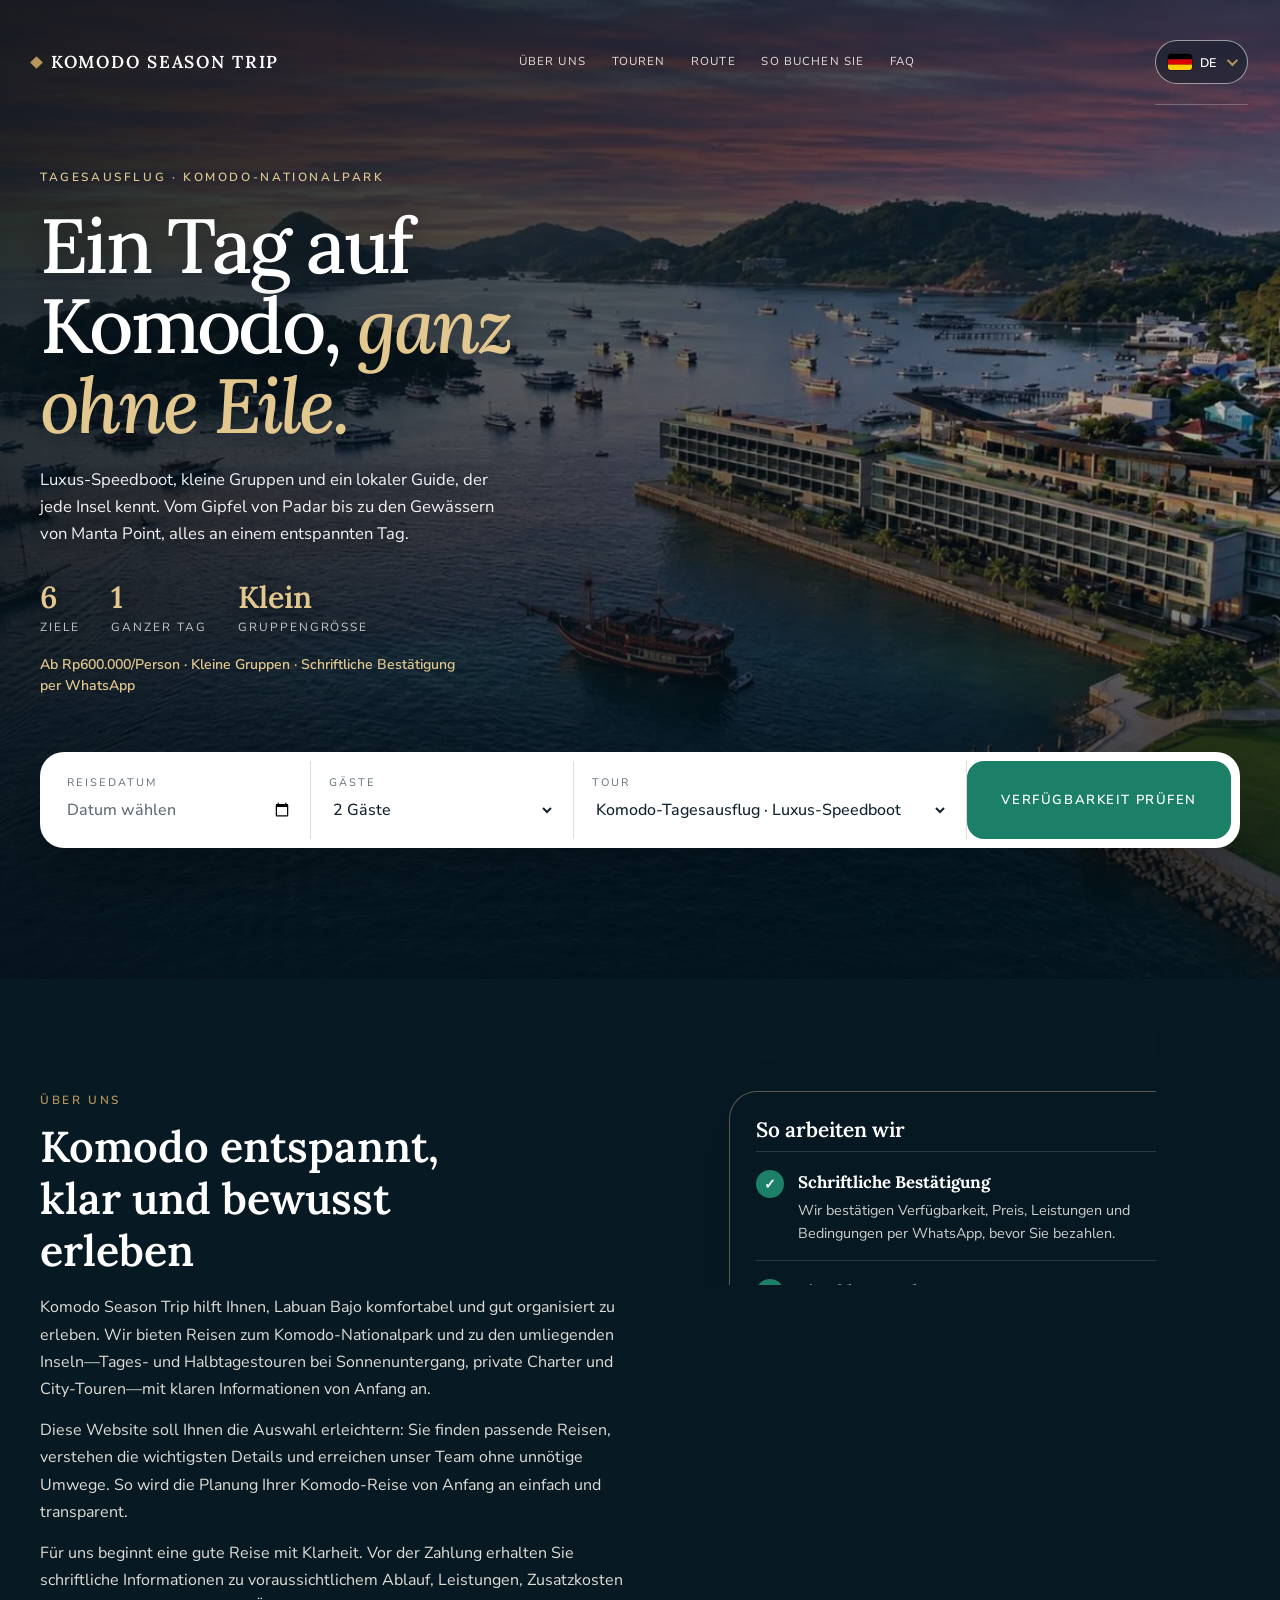
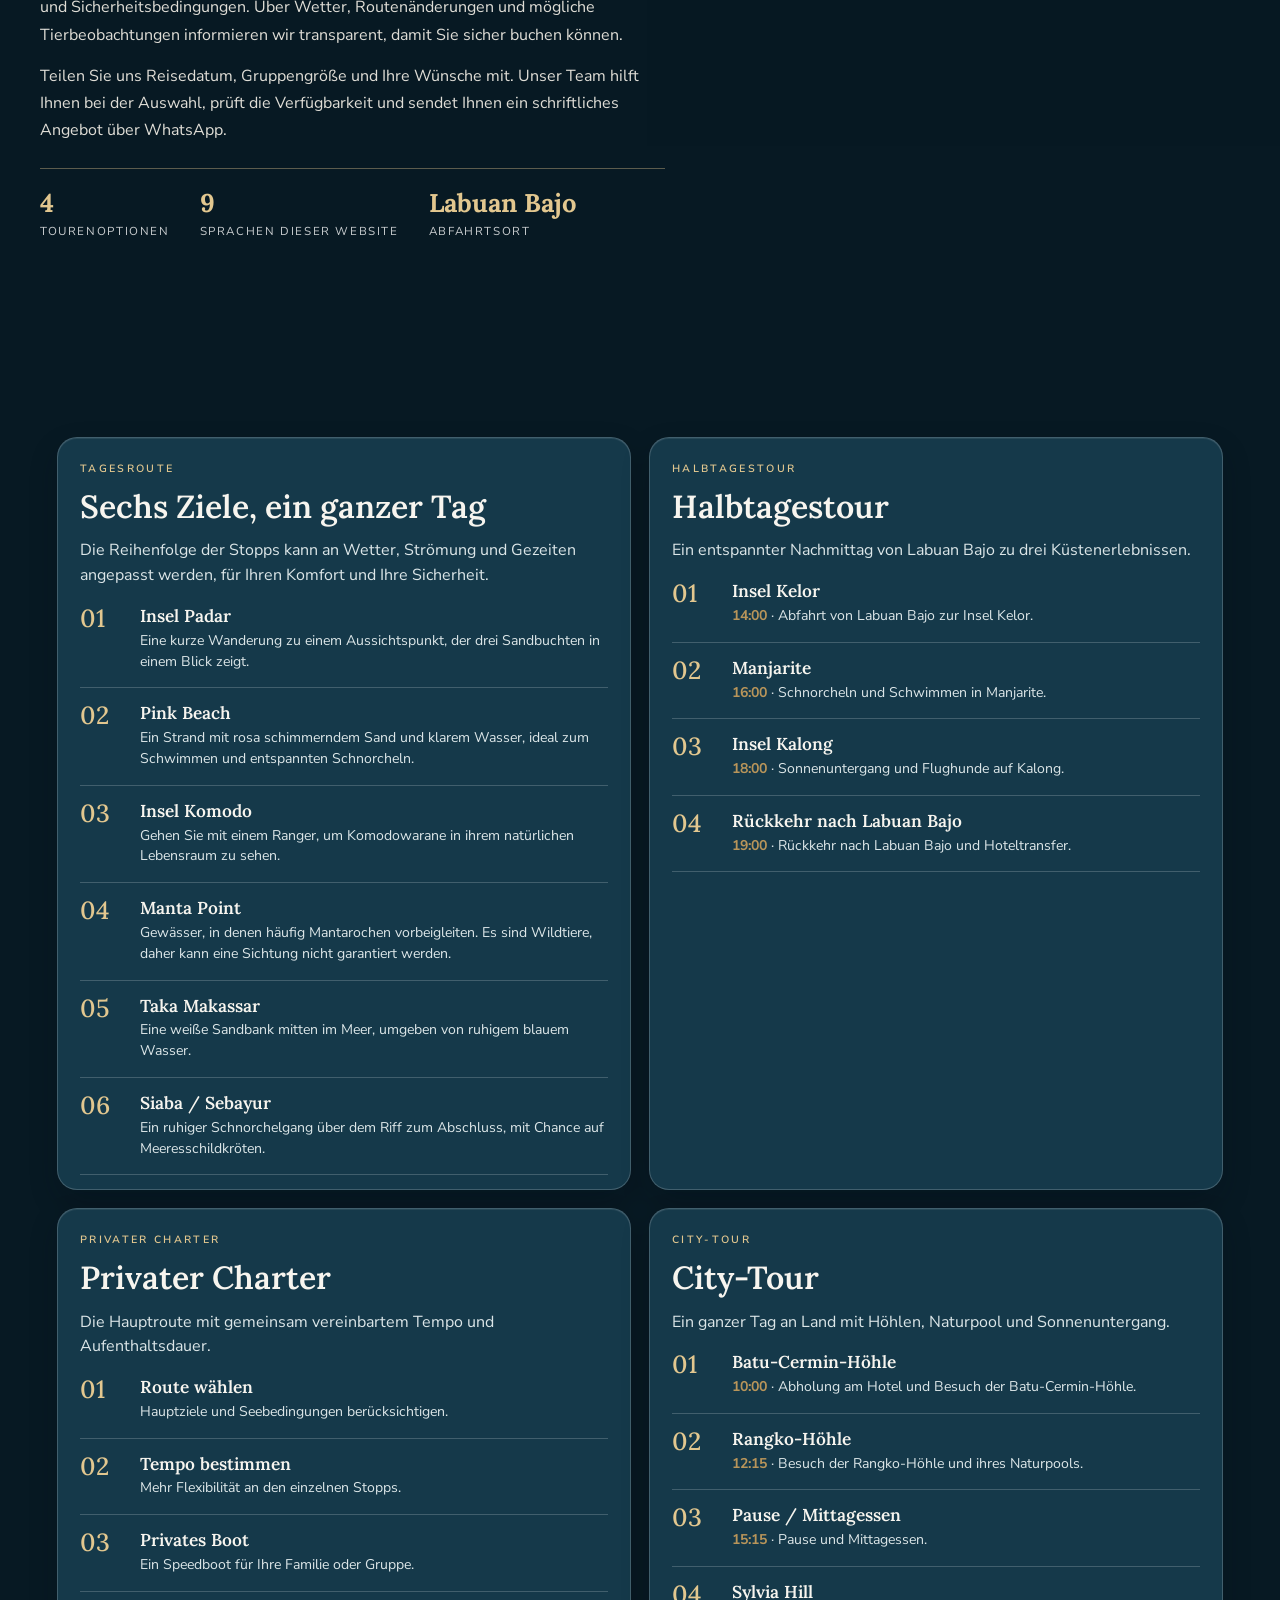
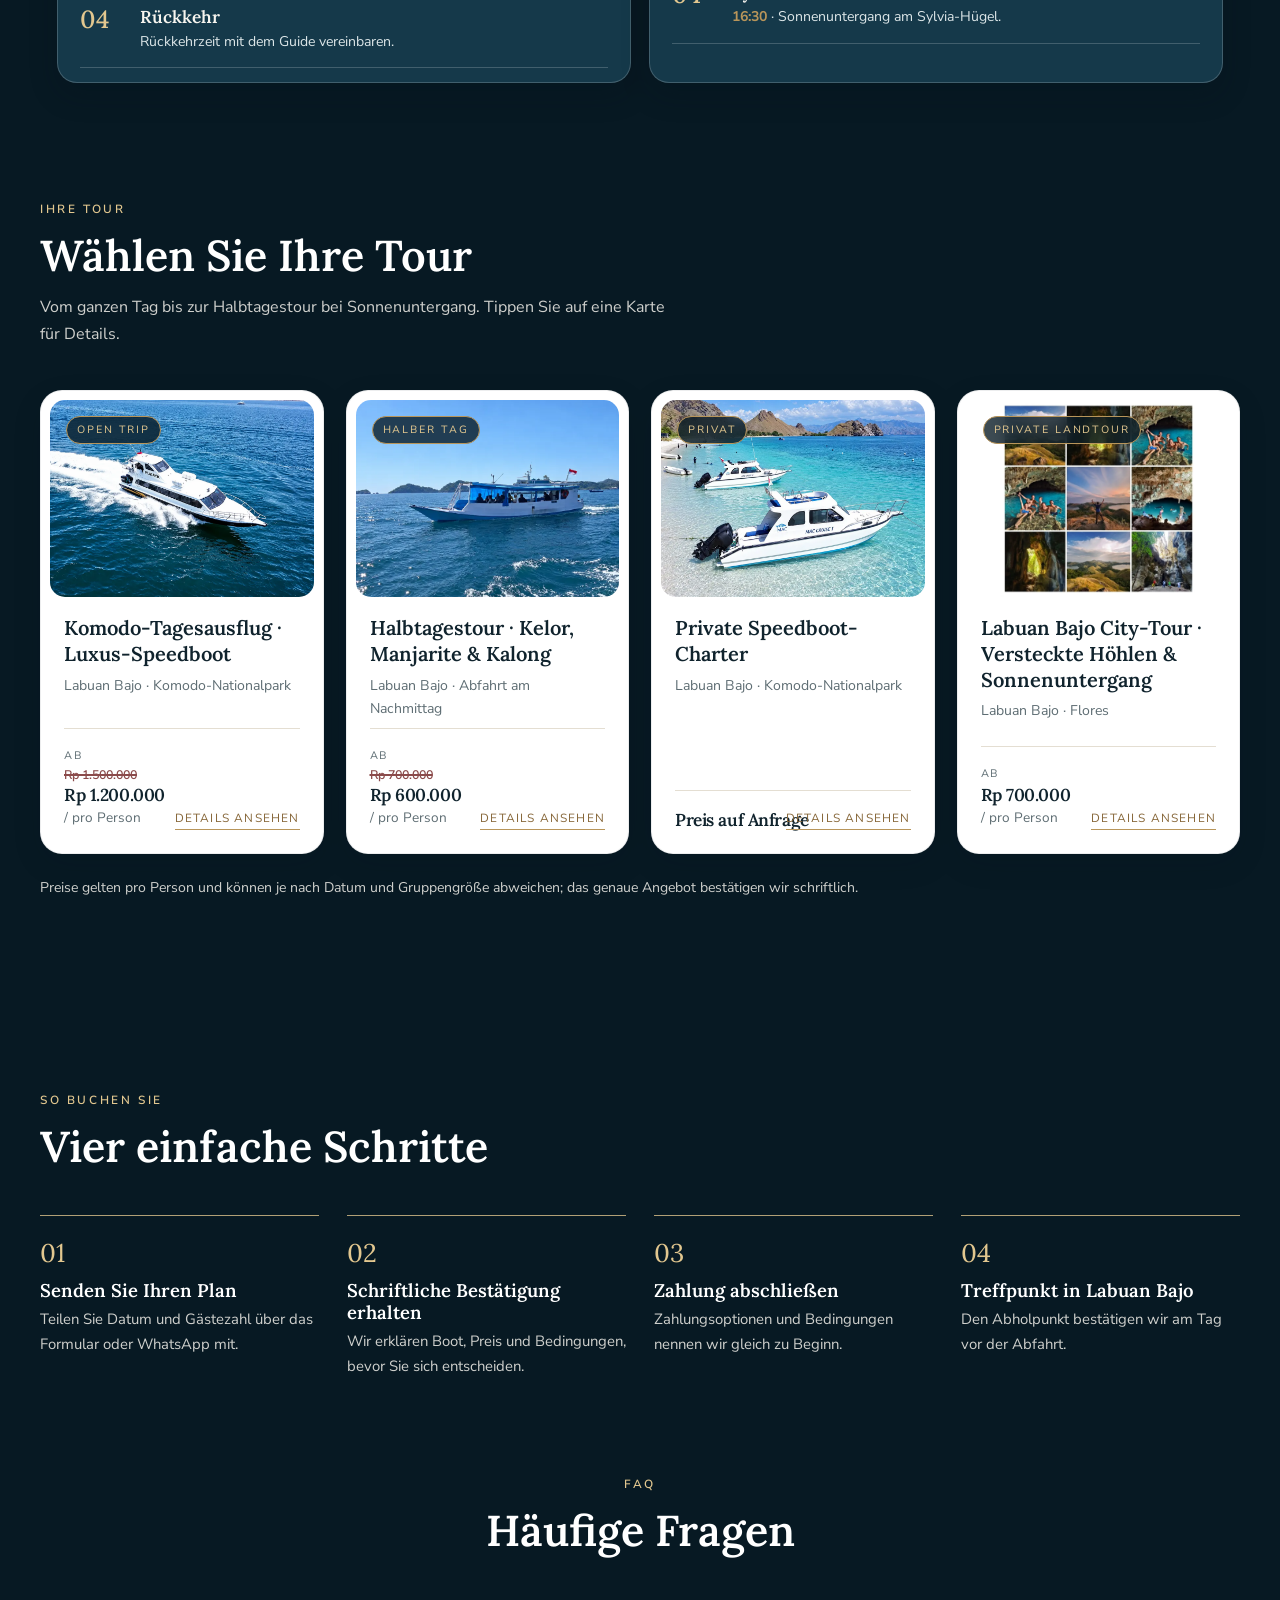
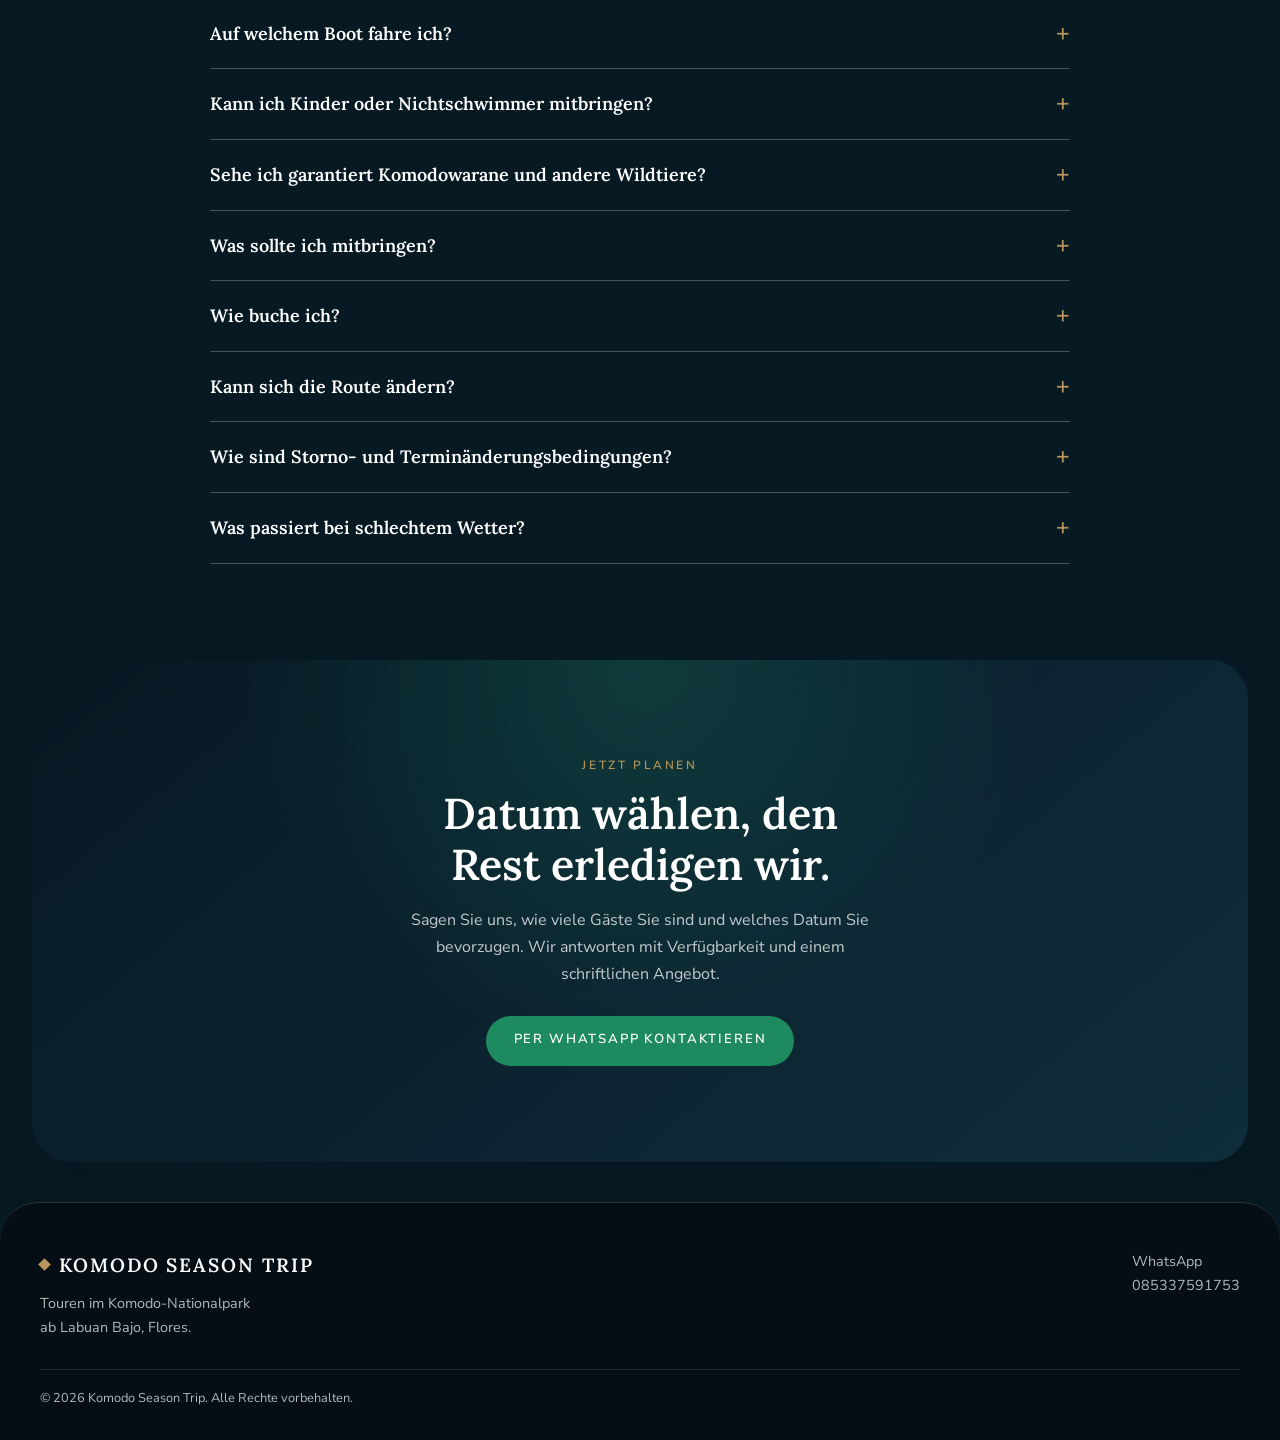
<file: de.html>
<!DOCTYPE html>
<html lang="de">
<head>
<meta charset="UTF-8">
<meta name="viewport" content="width=device-width, initial-scale=1, viewport-fit=cover">
<title>Komodo-Touren ab Labuan Bajo | Komodo Season Trip</title>
<meta name="description" content="Touren im Komodo-Nationalpark ab Labuan Bajo: Tagesausflug im Luxus-Speedboot, Halbtagestour mit Sonnenuntergang auf Kalong, private Charter und Rangko-Höhlentour. Kleine Gruppen, Buchung per WhatsApp.">
<meta name="robots" content="index,follow,max-image-preview:large">
<meta property="og:type" content="website"><meta property="og:site_name" content="Komodo Season Trip">
<meta property="og:title" content="Komodo-Touren ab Labuan Bajo | Komodo Season Trip"><meta property="og:description" content="Touren im Komodo-Nationalpark ab Labuan Bajo: Tagesausflug im Luxus-Speedboot, Halbtagestour mit Sonnenuntergang auf Kalong, private Charter und Rangko-Höhlentour. Kleine Gruppen, Buchung per WhatsApp.">
<meta property="og:locale" content="de_DE"><meta property="og:locale:alternate" content="id_ID"><meta property="og:locale:alternate" content="en_US"><meta property="og:locale:alternate" content="zh_CN"><meta property="og:locale:alternate" content="ms_MY"><meta property="og:locale:alternate" content="ru_RU"><meta property="og:locale:alternate" content="es_ES"><meta property="og:locale:alternate" content="pt_PT"><meta property="og:locale:alternate" content="it_IT">
<meta property="og:image" content="https://darwin9415.github.io/Komodo-season-trip/hero.webp">
<meta name="twitter:card" content="summary_large_image">
<link rel="alternate" hreflang="id" href="https://darwin9415.github.io/Komodo-season-trip/">
<link rel="alternate" hreflang="en" href="https://darwin9415.github.io/Komodo-season-trip/en.html">
<link rel="alternate" hreflang="zh" href="https://darwin9415.github.io/Komodo-season-trip/zh.html">
<link rel="alternate" hreflang="ms" href="https://darwin9415.github.io/Komodo-season-trip/ms.html">
<link rel="alternate" hreflang="ru" href="https://darwin9415.github.io/Komodo-season-trip/ru.html">
<link rel="alternate" hreflang="es" href="https://darwin9415.github.io/Komodo-season-trip/es.html">
<link rel="alternate" hreflang="pt" href="https://darwin9415.github.io/Komodo-season-trip/pt.html">
<link rel="alternate" hreflang="it" href="https://darwin9415.github.io/Komodo-season-trip/it.html">
<link rel="alternate" hreflang="de" href="https://darwin9415.github.io/Komodo-season-trip/de.html"><link rel="alternate" hreflang="fr" href="https://darwin9415.github.io/Komodo-season-trip/fr.html"><link rel="alternate" hreflang="ar" href="https://darwin9415.github.io/Komodo-season-trip/ar.html">
<link rel="alternate" hreflang="x-default" href="https://darwin9415.github.io/Komodo-season-trip/">
<link rel="canonical" href="https://darwin9415.github.io/Komodo-season-trip/de.html">
<meta property="og:url" content="https://darwin9415.github.io/Komodo-season-trip/de.html">
<link rel="preconnect" href="https://fonts.googleapis.com">
<link rel="preconnect" href="https://fonts.gstatic.com" crossorigin>
<link href="https://fonts.googleapis.com/css2?family=Lora:ital,wght@0,500;0,600;0,700;1,500&family=Nunito+Sans:wght@400;500;600;700&display=swap" rel="stylesheet">
<script type="application/ld+json">{"@context": "https://schema.org", "@graph": [{"@type": "TravelAgency", "name": "Komodo Season Trip", "telephone": "+6285337591753", "areaServed": "Labuan Bajo, Flores, Indonesia", "description": "Touren im Komodo-Nationalpark ab Labuan Bajo: Tagesausflug im Luxus-Speedboot, Halbtagestour mit Sonnenuntergang auf Kalong, private Charter und Rangko-Höhlentour. Kleine Gruppen, Buchung per WhatsApp."}, {"@type": "TouristTrip", "name": "Komodo-Tagesausflug · Luxus-Speedboot", "description": "Offener (geteilter) Tagesausflug zu sechs Zielen im Komodo-Nationalpark mit einem Ausflugs-Speedboot ab Labuan Bajo: Insel Padar, Pink Beach, Insel Komodo, Manta Point, Taka Makassar und Siaba oder Sebayur. Hotelabholung im Raum Labuan Bajo, Mittagessen und ein lokaler Guide sind inklusive.", "provider": {"@type": "TravelAgency", "name": "Komodo Season Trip"}, "offers": {"@type": "Offer", "priceCurrency": "IDR", "price": "1500000", "availability": "https://schema.org/InStock"}}, {"@type": "TouristTrip", "name": "Halbtagestour · Kelor, Manjarite & Kalong", "description": "Eine entspannte Halbtagestour: Abfahrt von Labuan Bajo am Nachmittag, Stopp am unberührten Strand der Insel Kelor, Schnorcheln bei Manjarite und zum Abschluss Sonnenuntergang und Tausende Flughunde auf der Insel Kalong. Hotelabholung und Rückfahrt inklusive.", "provider": {"@type": "TravelAgency", "name": "Komodo Season Trip"}, "offers": {"@type": "Offer", "priceCurrency": "IDR", "price": "700000", "availability": "https://schema.org/InStock"}}, {"@type": "TouristTrip", "name": "Private Speedboot-Charter", "description": "Chartern Sie ein ganzes Speedboot nur für Ihre Familie oder Gruppe. Die Route folgt dem Hauptpaket, Tempo und Aufenthaltsdauer an jedem Stopp richten sich nach Ihren Wünschen.", "provider": {"@type": "TravelAgency", "name": "Komodo Season Trip"}}, {"@type": "TouristTrip", "name": "Labuan Bajo City-Tour · Versteckte Höhlen & Sonnenuntergang", "description": "Ein privater Tag an Land rund um Labuan Bajo: durch die Batu-Cermin-Höhle, Schwimmen im klaren Becken der Rangko-Höhle und Sonnenuntergang auf dem Sylvia-Hügel. Drei Erlebnisse in einer Tour für 2–6 Gäste.", "provider": {"@type": "TravelAgency", "name": "Komodo Season Trip"}, "offers": {"@type": "Offer", "priceCurrency": "IDR", "price": "700000", "availability": "https://schema.org/InStock"}}]}</script>
<style>
:root{--navy:#08151f;--navy2:#0f2a3c;--gold:#b8955a;--gold2:#dcc08c;--ivory:#f6f3ed;--stone:#ebe5d9;--ink:#101c27;--muted:#67727c;--line:#e0d9ca;
--serif:"Lora",Georgia,"Times New Roman",serif;--sans:"Nunito Sans","Segoe UI",Arial,sans-serif}
*{box-sizing:border-box;margin:0;padding:0}
html{scroll-behavior:smooth}
body{font-variant-numeric:lining-nums;font-family:var(--sans);background:var(--ivory);color:var(--ink);line-height:1.65;font-size:16px;-webkit-font-smoothing:antialiased}
a{color:inherit;text-decoration:none}
svg{display:block}
:focus-visible{outline:2px solid var(--gold);outline-offset:3px}
.wrap{width:min(1140px,90%);margin-inline:auto}
.hide{display:none!important}
.eyebrow{font-size:.74rem;letter-spacing:.22em;text-transform:uppercase;color:var(--gold);font-weight:600}
h1,h2,h3{font-family:var(--serif);font-weight:600;letter-spacing:0;line-height:1.2}
h2{font-size:clamp(1.8rem,3.8vw,2.7rem)}
.btn{display:inline-block;background:var(--gold);color:#08151f;border:0;border-radius:2px;padding:14px 28px;font:600 .82rem var(--sans);letter-spacing:.14em;text-transform:uppercase;cursor:pointer;transition:background .2s}
.btn:hover{background:var(--gold2)}
.btn.ghost{background:transparent;color:inherit;border:1px solid currentColor}
.btn.ghost:hover{background:rgba(184,149,90,.12)}

/* header */
header.top{position:absolute;inset:0 0 auto;z-index:10;color:#fff}
.top .wrap{display:flex;align-items:center;justify-content:space-between;padding-block:24px;gap:20px}
.logo{font-family:var(--serif);font-size:1.15rem;font-weight:600;letter-spacing:.12em;text-transform:uppercase;display:flex;align-items:center;gap:12px}
.logo i{width:9px;height:9px;background:var(--gold);transform:rotate(45deg)}
nav.menu{display:flex;gap:34px;font-size:.82rem;letter-spacing:.12em;text-transform:uppercase}
nav.menu a{opacity:.85;padding:4px 0;border-bottom:1px solid transparent}
nav.menu a:hover{opacity:1;border-color:var(--gold)}
.top .btn{padding:10px 20px}
@media(max-width:860px){nav.menu{display:none}}

/* hero */
.hero{position:relative;color:#fff;min-height:720px;padding:190px 0 0;overflow:hidden;background:#08151f center/cover no-repeat}
.glow{position:absolute;right:10%;top:150px;width:420px;height:420px;border-radius:50%;background:radial-gradient(circle,rgba(220,192,140,.55),rgba(184,149,90,0) 66%);pointer-events:none}
.hero svg.scene{position:absolute;left:0;right:0;bottom:0;width:100%;height:42%;min-height:200px}
.hero .wrap{position:relative;z-index:2}
.hero h1{font-size:clamp(2.4rem,6vw,4.7rem);max-width:12ch;margin-top:18px;font-weight:500}
.hero h1 em{color:var(--gold2);font-style:italic}
.hero .lead{margin-top:22px;max-width:50ch;font-size:1.06rem;color:rgba(255,255,255,.82)}
.facts{display:flex;gap:34px;margin-top:34px;flex-wrap:wrap}
.facts div b{display:block;font-family:var(--serif);font-size:1.8rem;font-weight:600;color:var(--gold2);line-height:1}
.facts div span{font-size:.74rem;letter-spacing:.16em;text-transform:uppercase;opacity:.75}
.cari{position:relative;z-index:3;margin-top:56px;margin-bottom:-52px;background:#fff;color:var(--ink);padding:10px;display:grid;grid-template-columns:1fr 1fr 1.5fr auto;gap:0;box-shadow:0 30px 60px rgba(4,12,20,.35)}
.cari > div{padding:12px 20px;border-right:1px solid var(--line)}
.cari label{display:block;font-size:.68rem;letter-spacing:.18em;text-transform:uppercase;color:var(--muted);margin-bottom:2px}
.cari input,.cari select{width:100%;border:0;background:transparent;font:500 1rem var(--sans);color:var(--ink);padding:4px 0}
.cari .btn{align-self:stretch;border-radius:0;padding-inline:34px}
@media(max-width:900px){.cari{grid-template-columns:1fr 1fr;margin-bottom:-90px}.cari > div{border-bottom:1px solid var(--line)}.cari .btn{grid-column:1/-1;padding-block:16px}}
@media(max-width:520px){.cari{grid-template-columns:1fr}.cari > div{border-right:0}}


section{padding-block:80px}
.sec-head{max-width:640px;margin-bottom:42px}
.sec-head p{color:var(--muted);margin-top:12px}

/* paket */
.cards{display:grid;grid-template-columns:repeat(4,1fr);gap:24px}
@media(max-width:1100px){.cards{grid-template-columns:1fr 1fr}}
@media(max-width:620px){.cards{grid-template-columns:1fr}}
.card{background:#fff;border:1px solid var(--line);cursor:pointer;display:flex;flex-direction:column;transition:transform .25s,box-shadow .25s}
.card:hover{transform:translateY(-4px);box-shadow:0 22px 40px rgba(8,21,31,.12)}
.thumb{height:220px;position:relative;display:grid;place-items:center;color:var(--gold2)}
.has-photo{background-size:cover;background-position:center}.has-photo svg{display:none}
.t1{background:linear-gradient(145deg,#0f2a3c,#08151f)}
.t2{background:linear-gradient(145deg,#14485a,#0a2233)}
.t3{background:linear-gradient(145deg,#1d3a4a,#0a1b27)}
.thumb svg{width:84px;height:84px;opacity:.9}
.tag{position:absolute;left:16px;top:16px;background:rgba(8,21,31,.6);backdrop-filter:blur(4px);font-size:.66rem;letter-spacing:.18em;text-transform:uppercase;border:1px solid var(--gold);color:var(--gold2);padding:4px 10px}
.card .body{padding:24px;display:flex;flex-direction:column;gap:6px;flex:1}
.card h3{font-size:1.25rem}
.where{color:var(--muted);font-size:.88rem}
.score{font-size:.88rem;color:var(--muted)}.score b{color:var(--gold)}
.meta{margin-top:auto;padding-top:18px;border-top:1px solid var(--line);display:flex;justify-content:space-between;align-items:end;gap:10px}
.price small{display:block;font-size:.68rem;letter-spacing:.16em;text-transform:uppercase;color:var(--muted)}
.meta .price{display:flex;flex-direction:column;align-items:flex-start;gap:2px;min-width:0}.meta .price .price-old{display:block!important;margin:0;color:#8b4b4b;font-family:var(--sans);font-size:.86rem;font-weight:600;line-height:1.25;text-decoration-line:line-through;text-decoration-color:#8b4b4b;text-decoration-thickness:2px;white-space:nowrap}.meta .price strong{display:block;color:var(--ink);font-size:1.4rem;line-height:1.2}.price .price-old{display:block;margin:2px 0 0;color:var(--muted);font-size:.82rem;font-weight:500;line-height:1.2;text-decoration:line-through;text-decoration-thickness:1.5px}.price strong{font-family:var(--serif);font-size:1.35rem;font-weight:600}
.price em{font-style:normal;color:var(--muted);font-size:.85rem}
.more{font-size:.74rem;letter-spacing:.16em;text-transform:uppercase;color:var(--gold);border-bottom:1px solid var(--gold)}
.note{margin-top:22px;font-size:.88rem;color:var(--muted)}

/* rute */
.rute{background:linear-gradient(135deg,#fbfaf5 0%,#f7f5ed 48%,#eef5f2 100%);border:1px solid rgba(184,149,90,.22);box-shadow:0 18px 44px rgba(8,21,31,.10)}
.rgrid{display:grid;grid-template-columns:.9fr 1.1fr;gap:60px}
@media(max-width:860px){.rgrid{grid-template-columns:1fr;gap:30px}}
.rgrid .sec-head{position:sticky;top:40px;align-self:start}
@media(max-width:860px){.rgrid .sec-head{position:static}}
.stops{list-style:none}
.stops li{display:grid;grid-template-columns:70px 1fr;gap:16px;padding:22px 0;border-bottom:1px solid var(--line)}
.stops li:first-child{padding-top:0}
.stops b{font-family:var(--serif);font-size:1.9rem;color:var(--gold);line-height:1;font-weight:500}
.stops h3{font-size:1.25rem}
.stops p{color:var(--muted);font-size:.96rem;margin-top:4px}
.route-swipe-hint{display:flex;align-items:center;justify-content:center;gap:10px;width:max-content;max-width:100%;margin:14px auto 0;padding:7px 14px;border:1px solid rgba(184,149,90,.3);border-radius:999px;background:rgba(255,255,255,.74);color:var(--muted);font-size:.8rem;line-height:1.4;text-align:center}.route-swipe-hint span{color:var(--gold);font-size:1.15rem;font-weight:700}
.route-time{font-weight:700;color:var(--gold);white-space:nowrap}
.route-slides{display:block;width:100%;max-width:100%;height:auto;max-height:min(62vh,620px);min-height:0;overflow-x:hidden;overflow-y:auto;overscroll-behavior:auto;-webkit-overflow-scrolling:touch;scrollbar-width:thin;scrollbar-color:var(--gold) transparent;margin:0;padding:0 14px 8px;background:linear-gradient(180deg,rgba(255,255,255,.88),rgba(239,246,242,.78));border:1px solid rgba(184,149,90,.2);border-radius:22px;box-shadow:inset 0 1px 0 rgba(255,255,255,.85)}.route-slides::-webkit-scrollbar{width:8px}.route-slides::-webkit-scrollbar-thumb{background:var(--gold);border:2px solid rgba(255,255,255,.75);border-radius:8px}.route-slides::-webkit-scrollbar-track{background:rgba(224,217,202,.35);border-radius:8px}

.route-slide{display:block;width:100%;background:transparent;border:0;border-radius:0;padding:0}.route-slide+.route-slide{margin-top:30px;padding-top:30px;border-top:1px solid var(--line)}
.route-slide-grid{display:block;width:100%;background:transparent;border:0;border-radius:0;padding:0;box-shadow:none}
.route-slide .sec-head{margin-bottom:0}
.route-slide .sec-head h2{margin-top:10px;color:var(--ink)}
.route-slide .sec-head p{color:var(--muted);margin-top:12px}
.route-slide .eyebrow{font-size:.66rem;color:var(--gold)}
.route-stops{list-style:none;margin:0;padding:0}
.route-stops li{display:grid;grid-template-columns:70px 1fr;gap:16px;padding:22px 0;border-bottom:1px solid var(--line)}
.route-stops li:first-child{padding-top:0}
.route-stops b{font-family:var(--serif);font-size:1.9rem;color:var(--gold);line-height:1;font-weight:500}
.route-stops h3{font-size:1.25rem;margin:0;color:var(--ink)}
.route-stops p{color:var(--muted);font-size:.96rem;margin-top:4px;line-height:1.55}
@media(max-width:860px){.route-stops li{grid-template-columns:58px 1fr}}
@media(max-width:700px){.route-slides{max-height:min(58vh,520px);overflow-y:auto;padding:0 12px 8px}}



/* cara pesan */
.steps{display:grid;grid-template-columns:repeat(4,1fr);gap:28px;counter-reset:s}
@media(max-width:900px){.steps{grid-template-columns:repeat(2,1fr)}}
@media(max-width:520px){.steps{grid-template-columns:1fr}}
.step{counter-increment:s;border-top:1px solid var(--gold);padding-top:16px}
.step::before{content:"0" counter(s);font-family:var(--serif);font-size:1.6rem;color:var(--gold)}
.step h3{font-size:1.15rem;margin:4px 0 6px}
.step p{color:var(--muted);font-size:.93rem}

/* faq */
.faq{max-width:820px;margin-inline:auto}
details{border-bottom:1px solid var(--line);padding:20px 0}
summary{cursor:pointer;list-style:none;display:flex;justify-content:space-between;gap:16px;font-family:var(--serif);font-size:1.12rem;font-weight:600}
summary::-webkit-details-marker{display:none}
summary::after{content:"+";color:var(--gold);font-size:1.6rem;line-height:1}
details[open] summary::after{content:"–"}
details p{color:var(--muted);margin-top:10px;max-width:66ch}

/* cta */
.cta{background:linear-gradient(135deg,var(--navy),var(--navy2));color:#fff;text-align:center}
.cta h2{max-width:18ch;margin:12px auto 0}
.cta p{color:rgba(255,255,255,.75);margin:16px auto 28px;max-width:48ch}
footer.foot{background:#050e15;color:rgba(255,255,255,.7);padding:46px 0 30px;font-size:.9rem}
.foot .row{display:flex;justify-content:space-between;flex-wrap:wrap;gap:24px}
.foot .logo{color:#fff;font-size:1.2rem}
.foot a:hover{color:var(--gold2)}
.foot .copy{margin-top:30px;padding-top:18px;border-top:1px solid rgba(255,255,255,.12);font-size:.8rem}

/* panel detail – modal full dengan sudut membulat */
.overlay{
  position:fixed;inset:0;z-index:50;
  background:rgba(0,0,0,.4);
  opacity:0;visibility:hidden;
  transition:opacity .25s ease,visibility .25s ease;
}
.overlay.on{opacity:1;visibility:visible}
.panel{
  position:fixed;
  left:50%;
  top:50%;
  right:auto;bottom:auto;
  width:min(1100px,calc(100vw - 40px));
  max-width:calc(100vw - 40px);
  height:min(92vh,900px);
  max-height:min(92vh,900px);
  background:#fff;
  z-index:60;
  transform:translate(-50%,-46%) scale(.985);
  opacity:0;visibility:hidden;
  transition:transform .28s ease,opacity .28s ease,visibility .28s ease;
  display:flex;flex-direction:column;
  border-radius:24px;
  overflow:hidden;
  box-shadow:0 28px 70px rgba(8,21,31,.32);
  color:var(--ink);
  pointer-events:none;
}
.panel.on{
  transform:translate(-50%,-50%) scale(1);
  opacity:1;visibility:visible;
  pointer-events:auto;
}
.panel .scroll{overflow-y:auto;flex:1;min-height:0;-webkit-overflow-scrolling:touch;padding-bottom:12px}
.p-hero{height:auto;aspect-ratio:16/9;max-height:320px;position:relative;display:grid;place-items:center;color:var(--gold2);margin:0;border-radius:0}
.p-hero.has-photo{background-size:cover;background-position:center}
.p-hero.gal{aspect-ratio:16/9;max-height:340px}
.p-hero svg{width:100px;height:100px}
.p-close{
  position:absolute;right:16px;top:16px;z-index:5;
  width:42px;height:42px;border-radius:50%;
  border:1px solid rgba(255,255,255,.5);
  background:rgba(8,21,31,.55);color:#fff;
  font-size:1.45rem;cursor:pointer;line-height:1;
  display:grid;place-items:center;
  transition:background .2s,border-color .2s;
}
.p-close:hover{background:rgba(8,21,31,.85);border-color:var(--gold)}
.p-body{padding:26px 32px 10px}
.p-body h2{font-size:1.75rem;color:var(--ink)}
.p-sub{color:var(--muted);margin-top:4px}
.p-score{margin-top:10px;color:var(--muted);font-size:.9rem}.p-score b{color:var(--gold)}
.p-body p.desc{margin-top:16px;max-width:70ch}
.p-body h3{font-size:1.15rem;margin:26px 0 12px;color:var(--ink)}
.spec{display:grid;grid-template-columns:1fr 1fr;gap:1px;background:var(--line);border:1px solid var(--line);border-radius:16px;overflow:hidden}
.spec div{background:#fff;padding:14px 16px}
.spec small{display:block;color:var(--muted);font-size:.66rem;letter-spacing:.16em;text-transform:uppercase}
.spec b{font-size:.95rem;font-weight:500}
.tiers{grid-template-columns:repeat(3,1fr)}.tiers b{font-family:var(--serif);font-size:1.1rem;font-weight:600}
.chips{display:flex;flex-wrap:wrap;gap:8px;list-style:none}
.chips li{border:1px solid var(--line);padding:5px 14px;font-size:.84rem;border-radius:999px}
.itin{list-style:none;border-left:1px solid var(--gold);margin:0 0 0 6px;max-width:100%}.itin li{display:grid;grid-template-columns:max-content minmax(0,1fr);align-items:start;column-gap:16px;padding:0 0 10px 20px;position:relative;width:fit-content;max-width:100%}.itin li::before{content:"";position:absolute;left:-5px;top:7px;width:9px;height:9px;background:var(--gold);transform:rotate(45deg)}.itin b{font-weight:700;font-size:.92rem;letter-spacing:.01em;white-space:nowrap}.itin span{color:var(--muted);font-size:.9rem;min-width:0}
.pinc{display:grid;grid-template-columns:1fr 1fr;gap:16px}
@media(max-width:480px){.pinc{grid-template-columns:1fr}}
.pinc ul{list-style:none;font-size:.9rem}
.pinc li{padding:4px 0 4px 20px;position:relative}
.pinc .y li::before{content:"✓";color:var(--gold);position:absolute;left:0;font-weight:700}
.pinc .n li::before{content:"–";color:var(--muted);position:absolute;left:3px}
.book{
  border-top:1px solid var(--line);
  padding:16px 28px 20px;
  display:flex;align-items:center;gap:14px;
  background:#fff;flex-shrink:0;flex-wrap:wrap;
}
.book .price{flex:1;min-width:120px}
.book input[type=date]{border:1px solid var(--line);padding:10px 12px;font:inherit;background:#fff;max-width:170px;border-radius:12px}
.book .btn{padding:12px 22px;border-radius:999px}
@media(max-width:700px){
  .panel{
    width:calc(100vw - 16px);
    max-width:calc(100vw - 16px);
    height:min(94vh,100%);
    max-height:min(94vh,100%);
    border-radius:20px;
  }
  /* Keep the 16:9 ratio on photo slides on small screens. */
  .p-hero,.p-hero.gal{max-height:none}
  .book input[type=date]{flex:1;max-width:none}
  .p-body{padding:18px 18px 8px}
  .p-body h2{font-size:1.4rem}
  .p-body p.desc{max-width:none}
}
body.lock{overflow:hidden}

/* dialog pesanan */
dialog.od{border:0;width:min(480px,94vw);padding:0;margin:auto;color:var(--ink);background:#fff}
dialog.od::backdrop{background:rgba(4,12,20,.65)}
.od form,.od .o-done{padding:30px;display:grid;gap:14px}
.od h2{font-size:1.65rem}
.od .o-boat{color:var(--gold);font-weight:600;margin-top:-6px}
.od label{display:block;font-size:.68rem;letter-spacing:.16em;text-transform:uppercase;color:var(--muted);margin-bottom:4px}
.od input,.od textarea{width:100%;border:1px solid var(--line);padding:11px 12px;font:inherit;background:#fff;color:var(--ink)}
.od textarea{min-height:76px;resize:vertical}
.o-two{display:grid;grid-template-columns:1fr 1fr;gap:12px}
@media(max-width:420px){.o-two{grid-template-columns:1fr}}
.o-err{color:#b3261e;font-size:.9rem}
.o-act{display:flex;gap:10px;justify-content:flex-end;flex-wrap:wrap}
.od .btn.ghost{color:var(--ink)}

/* foto latar hero (tertanam, tidak perlu file terpisah) */
.hero{background-image:linear-gradient(90deg,rgba(8,21,31,.78) 0%,rgba(8,21,31,.45) 55%,rgba(8,21,31,.2) 100%),linear-gradient(180deg,rgba(8,21,31,.55) 0%,rgba(8,21,31,0) 30%,rgba(8,21,31,0) 62%,rgba(8,21,31,.7) 100%),url(hero.webp);background-position:center 55%}
.hero h1{max-width:15ch;text-wrap:balance;text-shadow:0 2px 24px rgba(4,12,20,.45)}
.hero .lead,.facts{text-shadow:0 1px 14px rgba(4,12,20,.5)}
/* header rapi di layar menengah */
.logo{white-space:nowrap;font-size:1.3rem;letter-spacing:.12em}
nav.menu{gap:28px}nav.menu a,.top .btn{white-space:nowrap}
@media(max-width:980px){nav.menu{display:none}}

/* ===== bingkai melengkung & foto sesuai bingkai ===== */
.btn{border-radius:999px}
.top .btn.ghost{border-radius:999px}
.hero{border-radius:0}
.cari{border-radius:30px}.cari .btn{border-radius:22px}
.card{border-radius:26px;overflow:hidden;padding:12px}
.card .body{padding:18px 10px 8px}
.thumb{height:auto;aspect-ratio:4/3;border-radius:0}
.tag{border-radius:999px}
.panel{/* side radius disabled – using centered modal */}
.p-hero{/* aspect handled in modal panel CSS */}
.spec{border-radius:18px;overflow:hidden}
.chips li{border-radius:999px}
.book input[type=date],.od input,.od textarea{border-radius:14px}
dialog.od{border-radius:30px;overflow:hidden}
.rute,.cta{margin-inline:clamp(10px,2.5vw,36px);border-radius:38px}
.rute{border:1px solid var(--line)}
footer.foot{border-radius:38px 38px 0 0;margin-top:40px}
@media(max-width:600px){.panel{/* bottom sheet radius disabled */}}

/* ===== foto utama: bingkai persegi (tidak melengkung), rasio 4:3 pas dengan foto ===== */
.card{padding:10px}
.card .body{padding:20px 14px 14px}
.thumb{border-radius:0}
.p-hero{margin:14px 14px 0;border-radius:0;max-height:none}
/* foto selalu memenuhi frame (menimpa rule .t1/.t2 yang me-reset ukuran latar) */
.thumb.has-photo,.p-hero.has-photo{background-size:cover;background-position:center;background-repeat:no-repeat}
.thumb.has-photo.fit-contain,.p-hero.has-photo.fit-contain{background-size:contain;background-color:#fff}

/* ===== latar situs: foto Padar (sedikit blur) + warna huruf menyesuaikan ===== */
body{background:#0a1620;color:#f6f3ed}
body::before{content:"";position:fixed;inset:0;z-index:-1;background:linear-gradient(rgba(8,21,31,.46),rgba(8,21,31,.62)),url(bg.webp) center/cover no-repeat}
.pil h3,.sec-head h2,.step h3,summary{color:#fff}
.pil p,.sec-head p,.note,.step p,details p{color:rgba(246,243,237,.84)}
.pil b,.step::before{color:var(--gold2)}
.pil,.step{border-top-color:var(--gold2)}
#paket .eyebrow,#cara .eyebrow,#faq .eyebrow{color:var(--gold2)}
details{border-bottom-color:rgba(255,255,255,.24)}
.card,.rute,.panel{color:var(--ink)}
.card h3,.rute h2,.rute h3,.panel h2,.panel h3{color:var(--ink)}
.rute .sec-head p{color:var(--muted)}
.rute .eyebrow{color:var(--gold)}
/* tombol Cek ketersediaan: hijau */
.cari .btn{background:#1e8a5f;color:#fff}
.cari .btn:hover{background:#17724f}

/* ===== kotak pencarian di hero: tampil penuh & rapi di HP ===== */
html{overflow-x:hidden}
.hs{height:70px}
.cari>div{min-width:0}
.cari input,.cari select{min-width:0;max-width:100%}
.dph{position:relative}
.dph span{position:absolute;left:0;top:50%;transform:translateY(-50%);pointer-events:none;color:var(--muted);font-weight:500}
.dph.has span,.dph:focus-within span{display:none}
.dph:not(.has) input:not(:focus){color:transparent}
@media(max-width:900px){
  .hero{padding-top:150px}
  .hs{height:40px}
  .cari{grid-template-columns:1fr 1fr;margin-top:40px;margin-bottom:0;padding:8px;border-radius:26px}
  .cari>div{padding:10px 14px;border-right:0;border-bottom:1px solid var(--line)}
  .cari>div:nth-child(1){border-right:1px solid var(--line)}
  .cari>div:nth-child(3){grid-column:1/-1}
  .cari .btn{grid-column:1/-1;margin-top:8px;padding:16px;border-radius:20px}
}
@media(max-width:520px){
  .cari{grid-template-columns:1fr}
  .cari>div:nth-child(1){border-right:0}
}

/* ===== semua tombol WhatsApp berwarna hijau ===== */
a.btn[data-wa],#p-wa,#o-wa{background:#1e8a5f!important;color:#fff!important;border:0!important}
a.btn[data-wa]:hover,#p-wa:hover,#o-wa:hover{background:#17724f!important}
/* ===== bar pemesanan di panel: rapi di HP ===== */
.book .price strong,.book .price em{white-space:nowrap}
.book .dph{flex:1;min-width:150px}
.book .dph input[type=date]{width:100%;max-width:none;padding:11px 12px}
.book .dph span{left:14px}
@media(max-width:600px){
  .book{gap:10px}
  .book .price{flex:1 1 100%}
  .book .btn{flex:1 1 150px;text-align:center}
}

/* ===== galeri foto di panel detail ===== */
.p-hero.gal{display:block;background:#0a1620;overflow:hidden}
.gal .sl{position:absolute;inset:0;width:100%;height:100%;display:flex;overflow-x:auto;scroll-snap-type:x mandatory;scrollbar-width:none;-webkit-overflow-scrolling:touch}
.gal .sl::-webkit-scrollbar{display:none}
.gal figure{flex:0 0 100%;width:100%;min-width:100%;scroll-snap-align:center;position:relative;margin:0}
.gal figure img{width:100%;height:100%;object-fit:cover;display:block}
.gal figure.ct{background:#fff}
.gal figure.ct img{object-fit:contain}
.gal figcaption{position:absolute;left:0;right:0;bottom:0;padding:38px 16px 30px;background:linear-gradient(transparent,rgba(8,21,31,.75));color:#fff;font-size:.86rem}
.gal .cnt{position:absolute;left:14px;top:14px;z-index:2;background:rgba(8,21,31,.6);color:#fff;font-size:.74rem;letter-spacing:.1em;padding:5px 12px;border-radius:999px}
.gal .nav{position:absolute;top:50%;transform:translateY(-50%);z-index:2;width:38px;height:38px;border-radius:50%;border:1px solid rgba(255,255,255,.6);background:rgba(8,21,31,.55);color:#fff;font-size:1.4rem;line-height:1;cursor:pointer}
.gal .swipe-hint{position:absolute;left:50%;top:14px;transform:translateX(-50%);z-index:2;padding:5px 11px;border:1px solid rgba(255,255,255,.3);border-radius:999px;background:rgba(8,21,31,.62);color:#fff;font-size:.72rem;line-height:1.4;white-space:nowrap;pointer-events:none}
.gal .prev{left:10px}.gal .next{right:10px}
.gal .dots{position:absolute;left:0;right:0;bottom:12px;z-index:2;display:flex;justify-content:center;gap:6px}
.gal .dots i{width:7px;height:7px;border-radius:50%;background:rgba(255,255,255,.5);transition:width .2s}
.gal .dots i.on{background:var(--gold2);width:18px;border-radius:6px}
.p-close{z-index:3}
/* Desktop: make the gallery span the full modal width. */
@media(min-width:701px){
  /* Desktop mengikuti mode mobile: galeri penuh dengan rasio 16:9. */
  .p-hero.gal{height:auto;aspect-ratio:16/9;max-height:none}
  .gal figure img{object-fit:cover}
}
@media(hover:none){.gal .nav{display:none}}

/* ===== bagian informasi tambahan paket (aturan, FAQ) ===== */
.warn{margin-top:16px;padding:12px 14px;border-left:3px solid var(--gold);background:#faf6ec;border-radius:0 14px 14px 0;font-size:.92rem;line-height:1.55}
.inote{margin-top:10px;font-size:.88rem;color:var(--muted);line-height:1.55}
.xinfo{margin-top:26px}
.acc{border-top:1px solid var(--line)}.acc:last-child{border-bottom:1px solid var(--line)}
.acc>summary{cursor:pointer;list-style:none;display:flex;justify-content:space-between;gap:12px;padding:15px 0;font-family:var(--serif);font-size:1.08rem;font-weight:600}
.acc>summary::-webkit-details-marker{display:none}
.acc>summary::after{content:"+";color:var(--gold);font-size:1.4rem;line-height:1}
.acc[open]>summary::after{content:"–"}
.accb{padding:0 0 16px;font-size:.92rem;line-height:1.6}
.accb p{margin:0 0 10px}
.ilist{margin:0 0 10px 1.15rem;padding:0}.ilist li{margin:4px 0}
.qa{border-top:1px solid var(--line)}
.qa>summary{cursor:pointer;list-style:none;padding:11px 0;font-weight:600;font-size:.93rem;display:flex;justify-content:space-between;gap:10px}
.qa>summary::-webkit-details-marker{display:none}
.qa>summary::after{content:"+";color:var(--gold)}
.qa[open]>summary::after{content:"–"}
.qa p{margin:0 0 12px;color:var(--muted)}

/* ===== panel detail: tampilan rapi & profesional (semua paket, semua bahasa) ===== */
.p-body h3{display:flex;align-items:center;gap:10px;margin:30px 0 14px}
.p-body h3::before{content:"";width:22px;height:2px;background:var(--gold);flex:none}
.spec>div:last-child:nth-child(odd){grid-column:1/-1}
.itin b{font-weight:700;letter-spacing:.01em}
.callout{display:flex;gap:12px;align-items:flex-start;margin-top:14px;padding:13px 15px;background:#f1f6f8;border-radius:14px;font-size:.88rem;line-height:1.55;color:var(--ink)}
.callout b{flex:none;width:20px;height:20px;border-radius:50%;background:var(--gold);color:#fff;display:grid;place-items:center;font:700 .78rem var(--serif);font-style:italic;margin-top:1px}
.xinfo{margin-top:30px;display:grid;gap:10px}
.acc{border:1px solid var(--line);border-radius:16px;background:#fff;overflow:hidden}
.acc:last-child{border-bottom:1px solid var(--line)}
.acc>summary{color:var(--ink);padding:15px 16px;font-size:1.05rem}
.acc[open]>summary{background:#faf6ec;border-bottom:1px solid var(--line)}
.accb{padding:14px 16px 6px}
.accb p{color:var(--ink);margin:0 0 12px}
.accb p.inote{color:var(--muted);font-size:.86rem;margin:2px 0 12px}
.ilist{margin:0 0 12px;padding:0;list-style:none}
.ilist li{position:relative;padding:5px 0 5px 26px;font-size:.92rem;line-height:1.55}
.ilist li::before{content:"";position:absolute;left:8px;top:15px;width:6px;height:6px;background:var(--gold);transform:rotate(45deg)}
ol.ilist{counter-reset:o}ol.ilist li{counter-increment:o;padding-left:32px}
ol.ilist li::before{content:counter(o);left:0;top:6px;width:20px;height:20px;border-radius:50%;transform:none;background:var(--gold);color:#fff;font:700 .72rem var(--sans);display:grid;place-items:center}
.acc.yes .ilist li::before{content:"✓";left:3px;top:5px;width:auto;height:auto;background:none;transform:none;color:#1e8a5f;font:700 .95rem var(--sans)}
.acc.no .ilist li::before{content:"✕";left:3px;top:5px;width:auto;height:auto;background:none;transform:none;color:#b3261e;font:700 .85rem var(--sans)}
.qa{border-top:1px solid var(--line)}
.accb>.qa:first-child{border-top:0}
.qa>summary{color:var(--ink);padding:13px 0;font-weight:600;font-size:.95rem;line-height:1.4}
.qa p{color:var(--muted);margin:0 0 14px}
@media(prefers-reduced-motion:reduce){*{transition:none!important;scroll-behavior:auto!important}}

/* ===== Tentang kami ===== */
.about{padding:150px 0 10px;color:#f6f3ed}
.ab-grid{display:grid;grid-template-columns:1.1fr .9fr;gap:48px;align-items:start}
.ab-text h2{margin:10px 0 18px;max-width:20ch;color:#fff}
.ab-text p{color:rgba(246,243,237,.88);margin:0 0 14px;max-width:60ch;line-height:1.7}
.ab-facts{display:flex;gap:30px;flex-wrap:wrap;margin:24px 0 26px;padding-top:20px;border-top:1px solid rgba(220,192,140,.4)}
.ab-facts b{display:block;font-family:var(--serif);font-size:1.6rem;color:var(--gold2);line-height:1.1}
.ab-facts span{font-size:.72rem;letter-spacing:.14em;text-transform:uppercase;color:rgba(255,255,255,.78)}
.ab-card{background:rgba(8,21,31,.64);-webkit-backdrop-filter:blur(8px);backdrop-filter:blur(8px);border:1px solid rgba(220,192,140,.35);border-radius:28px;padding:26px 26px 12px}
.ab-card h3{font-family:var(--serif);font-size:1.3rem;color:#fff;margin:0 0 8px}
.ab-card ul{list-style:none;margin:0;padding:0}
.ab-card li{display:flex;gap:14px;padding:16px 0;border-top:1px solid rgba(255,255,255,.14)}
.ab-card .ck{flex:none;width:28px;height:28px;border-radius:50%;background:#1e8a5f;color:#fff;display:grid;place-items:center;font-weight:700;font-size:.9rem;margin-top:2px}
.ab-card li b{display:block;font-family:var(--serif);font-size:1.05rem;color:#fff;margin-bottom:3px}
.ab-card li p{margin:0;font-size:.9rem;color:rgba(246,243,237,.84);line-height:1.55}
@media(max-width:900px){.about{padding-top:60px}.ab-grid{grid-template-columns:1fr;gap:30px}}

/* ===== multi bahasa ===== */
.hr{display:flex;align-items:center;gap:10px}
.lang{position:relative}
.lang summary{list-style:none;cursor:pointer;border:1px solid rgba(255,255,255,.55);border-radius:999px;padding:9px 14px;font:600 .78rem var(--sans);letter-spacing:.04em;white-space:nowrap;display:flex;align-items:center;gap:6px;color:#fff;background:rgba(8,21,31,.28)}
.lang summary::-webkit-details-marker{display:none}
.lang ul{position:absolute;right:0;top:calc(100% + 8px);background:#fff;color:var(--ink);border-radius:18px;padding:6px;list-style:none;min-width:190px;box-shadow:0 18px 40px rgba(4,12,20,.3);z-index:30}
.lang li a{display:block;padding:10px 14px;border-radius:12px;font-size:.92rem}
.lang li a:hover,.lang li a[aria-current]{background:#f1ece2}
@media(max-width:560px){.top .btn{display:none}.logo{font-size:1rem;letter-spacing:.08em}}
h1,h2,h3{overflow-wrap:break-word;hyphens:auto}
.fl{width:24px;height:16px;border-radius:3px;box-shadow:0 0 0 1px rgba(0,0,0,.2);flex:none;display:block;overflow:hidden}
.lang summary{gap:8px}
.lang summary::after{content:"";width:6px;height:6px;border-right:2px solid currentColor;border-bottom:2px solid currentColor;transform:rotate(45deg) translateY(-2px);margin-left:2px;font-size:0}
.lang[open] summary::after{content:"";transform:rotate(-135deg) translateY(-1px)}
.lang li a{display:flex;align-items:center;gap:12px}
html[lang="zh"]{--sans:"Nunito Sans","PingFang SC","Hiragino Sans GB","Microsoft YaHei","Noto Sans SC",sans-serif;--serif:"Lora","Songti SC","Noto Serif SC","SimSun",serif}
html[lang="zh"] .hero h1{max-width:11em}
html[lang="zh"] .eyebrow,html[lang="zh"] .more,html[lang="zh"] .btn{letter-spacing:.04em}

/* ===== mobile hamburger & drawer ===== */
.nav-toggle{display:none;align-items:center;justify-content:center;width:44px;height:44px;border:1px solid rgba(255,255,255,.35);background:rgba(8,21,31,.35);backdrop-filter:blur(6px);border-radius:10px;cursor:pointer;color:#fff;padding:0;flex-shrink:0}
.nav-toggle svg{width:22px;height:22px}
.nav-toggle .ic-close{display:none}
.nav-toggle[aria-expanded="true"] .ic-open{display:none}
.nav-toggle[aria-expanded="true"] .ic-close{display:block}
.mnav{position:fixed;inset:0 0 auto 0;top:0;z-index:40;background:rgba(8,21,31,.97);color:#fff;padding:88px 24px 28px;transform:translateY(-110%);opacity:0;visibility:hidden;transition:transform .28s ease,opacity .28s ease,visibility .28s;max-height:100vh;overflow-y:auto;-webkit-overflow-scrolling:touch}
.mnav.on{transform:none;opacity:1;visibility:visible}
.mnav nav{display:flex;flex-direction:column;gap:4px}
.mnav a{display:block;padding:14px 8px;font-size:1rem;letter-spacing:.08em;text-transform:uppercase;border-bottom:1px solid rgba(255,255,255,.1);opacity:.92}
.mnav a:hover,.mnav a:focus-visible{opacity:1;color:var(--gold2)}
.mnav .mnav-wa{margin-top:22px;display:inline-flex;align-items:center;justify-content:center;width:100%;text-align:center}
body.nav-open{overflow:hidden}
@media(max-width:980px){
  .nav-toggle{display:inline-flex}
  nav.menu{display:none!important}
  .top .wrap{gap:12px}
  .hr{display:flex;align-items:center;gap:10px}
}
@media(min-width:981px){
  .mnav{display:none!important}
}
/* hero CTA clarity */
.hero-cta-note{margin-top:14px;font-size:.88rem;color:rgba(255,255,255,.78);max-width:52ch;line-height:1.5}
.hero-cta-note strong{color:var(--gold2);font-weight:600}
.cari-micro{margin-top:12px;font-size:.8rem;color:rgba(255,255,255,.7);text-align:center;max-width:48ch;margin-inline:auto}
@media(max-width:900px){
  .cari-micro{margin-bottom:8px}
}
</style>
<link rel="stylesheet" href="premium.css">
</head>
<body><svg xmlns="http://www.w3.org/2000/svg" style="position:absolute;width:0;height:0;overflow:hidden" aria-hidden="true"><defs><symbol id="f-id" viewBox="0 0 30 20"><rect width="30" height="10" fill="#e70011"/><rect y="10" width="30" height="10" fill="#fff"/></symbol><symbol id="f-en" viewBox="0 0 30 20"><rect width="30" height="20" fill="#012169"/><path d="M0 0L30 20M30 0L0 20" stroke="#fff" stroke-width="4"/><path d="M0 0L30 20M30 0L0 20" stroke="#c8102e" stroke-width="1.5"/><path d="M15 0V20M0 10H30" stroke="#fff" stroke-width="6.5"/><path d="M15 0V20M0 10H30" stroke="#c8102e" stroke-width="3.6"/></symbol><symbol id="f-zh" viewBox="0 0 30 20"><rect width="30" height="20" fill="#de2910"/><polygon fill="#ffde00" points="5.00,2.00 5.68,4.07 7.85,4.07 6.09,5.36 6.76,7.43 5.00,6.15 3.24,7.43 3.91,5.36 2.15,4.07 4.32,4.07"/><polygon fill="#ffde00" points="10.86,1.49 10.40,2.04 10.75,2.66 10.09,2.39 9.61,2.92 9.66,2.21 9.00,1.91 9.70,1.74 9.78,1.03 10.16,1.63"/><polygon fill="#ffde00" points="12.99,3.86 12.35,4.19 12.44,4.90 11.93,4.39 11.28,4.70 11.60,4.06 11.12,3.53 11.82,3.64 12.17,3.01 12.29,3.72"/><polygon fill="#ffde00" points="12.96,7.27 12.25,7.31 12.04,8.00 11.78,7.33 11.06,7.34 11.62,6.89 11.38,6.21 11.99,6.60 12.56,6.17 12.38,6.86"/><polygon fill="#ffde00" points="10.78,9.62 10.11,9.39 9.65,9.94 9.67,9.22 9.00,8.95 9.69,8.75 9.74,8.04 10.14,8.63 10.84,8.45 10.40,9.02"/></symbol><symbol id="f-ms" viewBox="0 0 30 20"><rect y="0.000" width="30" height="1.4286" fill="#cc0001"/><rect y="1.429" width="30" height="1.4286" fill="#fff"/><rect y="2.857" width="30" height="1.4286" fill="#cc0001"/><rect y="4.286" width="30" height="1.4286" fill="#fff"/><rect y="5.714" width="30" height="1.4286" fill="#cc0001"/><rect y="7.143" width="30" height="1.4286" fill="#fff"/><rect y="8.571" width="30" height="1.4286" fill="#cc0001"/><rect y="10.000" width="30" height="1.4286" fill="#fff"/><rect y="11.429" width="30" height="1.4286" fill="#cc0001"/><rect y="12.857" width="30" height="1.4286" fill="#fff"/><rect y="14.286" width="30" height="1.4286" fill="#cc0001"/><rect y="15.714" width="30" height="1.4286" fill="#fff"/><rect y="17.143" width="30" height="1.4286" fill="#cc0001"/><rect y="18.571" width="30" height="1.4286" fill="#fff"/><rect width="15" height="11.43" fill="#010066"/><circle cx="5.3" cy="5.7" r="3.2" fill="#fc0"/><circle cx="6.2" cy="5.7" r="2.6" fill="#010066"/><polygon fill="#fc0" points="10.60,2.90 11.12,4.62 12.79,3.95 11.77,5.43 13.33,6.32 11.54,6.45 11.81,8.22 10.60,6.90 9.39,8.22 9.66,6.45 7.87,6.32 9.43,5.43 8.41,3.95 10.08,4.62"/></symbol><symbol id="f-ru" viewBox="0 0 30 20"><rect width="30" height="20" fill="#fff"/><rect y="6.67" width="30" height="6.67" fill="#0039a6"/><rect y="13.33" width="30" height="6.67" fill="#d52b1e"/></symbol><symbol id="f-es" viewBox="0 0 30 20"><rect width="30" height="20" fill="#aa151b"/><rect y="5" width="30" height="10" fill="#f1bf00"/></symbol><symbol id="f-pt" viewBox="0 0 30 20"><rect width="30" height="20" fill="#f00"/><rect width="12" height="20" fill="#060"/><circle cx="12" cy="10" r="3.6" fill="none" stroke="#fc0" stroke-width="1"/><rect x="10.3" y="8.3" width="3.4" height="3.6" rx=".6" fill="#fff" stroke="#f00" stroke-width=".7"/></symbol><symbol id="f-it" viewBox="0 0 30 20"><rect width="30" height="20" fill="#fff"/><rect width="10" height="20" fill="#009246"/><rect x="20" width="10" height="20" fill="#ce2b37"/></symbol><symbol id="f-de" viewBox="0 0 30 20"><rect width="30" height="6.67" fill="#000"/><rect y="6.67" width="30" height="6.67" fill="#d00"/><rect y="13.33" width="30" height="6.67" fill="#ffce00"/></symbol><symbol id="f-fr" viewBox="0 0 30 20"><rect width="10" height="20" fill="#0055a4"/><rect x="10" width="10" height="20" fill="#fff"/><rect x="20" width="10" height="20" fill="#ef4135"/></symbol><symbol id="f-ar" viewBox="0 0 30 20"><rect width="30" height="20" fill="#ce1126"/><rect width="30" height="13.33" fill="#fff"/><rect width="30" height="6.67" fill="#000"/><polygon fill="#007a3d" points="0,0 14,10 0,20"/></symbol></defs></svg>

<header class="top">
  <div class="wrap">
    <a class="logo" href="#"><i></i>Komodo Season Trip</a>
    <nav class="menu" aria-label="Hauptmenü">
      <a href="#tentang">Über uns</a><a href="#paket">Touren</a><a href="#rute">Route</a><a href="#cara">So buchen Sie</a><a href="#faq">FAQ</a>
    </nav>
    <div class="hr"><details class="lang"><summary aria-label="Language / Bahasa"><svg class="fl" viewBox="0 0 30 20" aria-hidden="true"><use href="#f-de"/></svg><span>DE</span></summary><ul><li><a href="index.html" hreflang="id" lang="id"><svg class="fl" viewBox="0 0 30 20" aria-hidden="true"><use href="#f-id"/></svg><span>Bahasa Indonesia</span></a></li><li><a href="en.html" hreflang="en" lang="en"><svg class="fl" viewBox="0 0 30 20" aria-hidden="true"><use href="#f-en"/></svg><span>English</span></a></li><li><a href="zh.html" hreflang="zh" lang="zh"><svg class="fl" viewBox="0 0 30 20" aria-hidden="true"><use href="#f-zh"/></svg><span>中文（简体）</span></a></li><li><a href="ms.html" hreflang="ms" lang="ms"><svg class="fl" viewBox="0 0 30 20" aria-hidden="true"><use href="#f-ms"/></svg><span>Bahasa Melayu</span></a></li><li><a href="ru.html" hreflang="ru" lang="ru"><svg class="fl" viewBox="0 0 30 20" aria-hidden="true"><use href="#f-ru"/></svg><span>Русский</span></a></li><li><a href="es.html" hreflang="es" lang="es"><svg class="fl" viewBox="0 0 30 20" aria-hidden="true"><use href="#f-es"/></svg><span>Español</span></a></li><li><a href="pt.html" hreflang="pt" lang="pt"><svg class="fl" viewBox="0 0 30 20" aria-hidden="true"><use href="#f-pt"/></svg><span>Português</span></a></li><li><a href="it.html" hreflang="it" lang="it"><svg class="fl" viewBox="0 0 30 20" aria-hidden="true"><use href="#f-it"/></svg><span>Italiano</span></a></li><li><a href="de.html" hreflang="de" lang="de" aria-current="true"><svg class="fl" viewBox="0 0 30 20" aria-hidden="true"><use href="#f-de"/></svg><span>Deutsch</span></a></li><li><a href="fr.html" hreflang="fr" lang="fr"><svg class="fl" viewBox="0 0 30 20"><use href="#f-fr"/></svg><span>Français</span></a></li><li><a href="ar.html" hreflang="ar" lang="ar"><svg class="fl" viewBox="0 0 30 20"><use href="#f-ar"/></svg><span>العربية</span></a></li></ul></details><button type="button" class="nav-toggle" id="nav-toggle" aria-label="Menü öffnen" data-open="Menü öffnen" data-close="Menü schließen" aria-expanded="false" aria-controls="mnav"><svg class="ic-open" viewBox="0 0 24 24" fill="none" stroke="currentColor" stroke-width="2" stroke-linecap="round" aria-hidden="true"><path d="M4 7h16M4 12h16M4 17h16"/></svg><svg class="ic-close" viewBox="0 0 24 24" fill="none" stroke="currentColor" stroke-width="2" stroke-linecap="round" aria-hidden="true"><path d="M6 6l12 12M18 6L6 18"/></svg></button></div>
  </div>
</header>
<div class="mnav" id="mnav" role="dialog" aria-modal="true" aria-label="Hauptmenü" hidden><nav aria-label="Hauptmenü">
      <a href="#tentang">Über uns</a><a href="#paket">Touren</a><a href="#rute">Route</a><a href="#cara">So buchen Sie</a><a href="#faq">FAQ</a>
    </nav></div>

<div class="hero">
  <div class="wrap">
    <div class="eyebrow">Tagesausflug · Komodo-Nationalpark</div>
    <h1>Ein Tag auf Komodo, <em>ganz ohne Eile.</em></h1>
    <p class="lead">Luxus-Speedboot, kleine Gruppen und ein lokaler Guide, der jede Insel kennt. Vom Gipfel von Padar bis zu den Gewässern von Manta Point, alles an einem entspannten Tag.</p>
    <div class="facts"><div><b>6</b><span>Ziele</span></div><div><b>1</b><span>Ganzer Tag</span></div><div><b>Klein</b><span>Gruppengröße</span></div></div>

    <p class="hero-cta-note"><strong>Ab Rp600.000/Person · Kleine Gruppen · Schriftliche Bestätigung per WhatsApp</strong></p>
    <form class="cari" id="cari" aria-label="Verfügbarkeit prüfen">
      <div><label for="h-date">Reisedatum</label><div class="dph"><span>Datum wählen</span><input type="date" id="h-date" required></div></div>
      <div><label for="h-guests">Gäste</label><select id="h-guests"></select></div>
      <div><label for="h-pkg">Tour</label><select id="h-pkg"></select></div>
      <button class="btn" type="submit">Verfügbarkeit prüfen</button>
    </form>
    <p class="cari-micro">Noch keine Zahlung nötig. Wir prüfen zuerst die Verfügbarkeit und senden ein schriftliches Angebot.</p>
  </div>
  <div class="hs"></div>
</div>

<main>
<section class="about" id="tentang">
  <div class="wrap"><div class="ab-grid">
    <div class="ab-text">
      <div class="eyebrow">Über uns</div>
      <h2>Komodo entspannt, klar und bewusst erleben</h2><p>Komodo Season Trip hilft Ihnen, Labuan Bajo komfortabel und gut organisiert zu erleben. Wir bieten Reisen zum Komodo-Nationalpark und zu den umliegenden Inseln—Tages- und Halbtagestouren bei Sonnenuntergang, private Charter und City-Touren—mit klaren Informationen von Anfang an.</p><p>Diese Website soll Ihnen die Auswahl erleichtern: Sie finden passende Reisen, verstehen die wichtigsten Details und erreichen unser Team ohne unnötige Umwege. So wird die Planung Ihrer Komodo-Reise von Anfang an einfach und transparent.</p><p>Für uns beginnt eine gute Reise mit Klarheit. Vor der Zahlung erhalten Sie schriftliche Informationen zu voraussichtlichem Ablauf, Leistungen, Zusatzkosten und Sicherheitsbedingungen. Über Wetter, Routenänderungen und mögliche Tierbeobachtungen informieren wir transparent, damit Sie sicher buchen können.</p><p>Teilen Sie uns Reisedatum, Gruppengröße und Ihre Wünsche mit. Unser Team hilft Ihnen bei der Auswahl, prüft die Verfügbarkeit und sendet Ihnen ein schriftliches Angebot über WhatsApp.</p>
      <div class="ab-facts"><div><b>4</b><span>Tourenoptionen</span></div><div><b>9</b><span>Sprachen dieser Website</span></div><div><b>Labuan Bajo</b><span>Abfahrtsort</span></div></div>
      
    </div>
    <aside class="ab-card" aria-label="So arbeiten wir">
      <h3>So arbeiten wir</h3>
      <ul>
        <li><span class="ck" aria-hidden="true">✓</span><div><b>Schriftliche Bestätigung</b><p>Wir bestätigen Verfügbarkeit, Preis, Leistungen und Bedingungen per WhatsApp, bevor Sie bezahlen.</p></div></li>
        <li><span class="ck" aria-hidden="true">✓</span><div><b>Eine klare Rechnung</b><p>Die Zahlung erfolgt gemäß Betrag und Frist auf der Rechnung. Der Endpreis ist der auf der letzten Rechnung.</p></div></li>
        <li><span class="ck" aria-hidden="true">✓</span><div><b>Ehrlich bei Wildtieren und Wetter</b><p>Komodowarane, Mantarochen und Flughunde sind Wildtiere. Sichtungen und Routen können sich je nach Bedingungen ändern, und das erklären wir von Anfang an.</p></div></li>
        <li><span class="ck" aria-hidden="true">✓</span><div><b>Sicherheit zuerst</b><p>Route und Reihenfolge der Ziele können aus Sicherheitsgründen angepasst werden. Guides und Crew geben während der gesamten Tour Anweisungen.</p></div></li>
      </ul>
    </aside>
  </div></div>
</section>
<section class="rute" id="rute"><div class="wrap"><div aria-label="Weitere Routen" class="route-slides"><article class="route-slide"><div class="route-slide-grid"><div class="sec-head"><div class="eyebrow">Tagesroute</div><h2 style="margin-top:10px">Sechs Ziele, ein ganzer Tag</h2><p>Die Reihenfolge der Stopps kann an Wetter, Strömung und Gezeiten angepasst werden, für Ihren Komfort und Ihre Sicherheit.</p></div><ol class="stops">
<li><b>01</b><div><h3>Insel Padar</h3><p>Eine kurze Wanderung zu einem Aussichtspunkt, der drei Sandbuchten in einem Blick zeigt.</p></div></li>
<li><b>02</b><div><h3>Pink Beach</h3><p>Ein Strand mit rosa schimmerndem Sand und klarem Wasser, ideal zum Schwimmen und entspannten Schnorcheln.</p></div></li>
<li><b>03</b><div><h3>Insel Komodo</h3><p>Gehen Sie mit einem Ranger, um Komodowarane in ihrem natürlichen Lebensraum zu sehen.</p></div></li>
<li><b>04</b><div><h3>Manta Point</h3><p>Gewässer, in denen häufig Mantarochen vorbeigleiten. Es sind Wildtiere, daher kann eine Sichtung nicht garantiert werden.</p></div></li>
<li><b>05</b><div><h3>Taka Makassar</h3><p>Eine weiße Sandbank mitten im Meer, umgeben von ruhigem blauem Wasser.</p></div></li>
<li><b>06</b><div><h3>Siaba / Sebayur</h3><p>Ein ruhiger Schnorchelgang über dem Riff zum Abschluss, mit Chance auf Meeresschildkröten.</p></div></li>
</ol></div></article>
<article class="route-slide"><div class="route-slide-grid"><div class="sec-head"><div class="eyebrow">Halbtagestour</div><h2>Halbtagestour</h2><p>Ein entspannter Nachmittag von Labuan Bajo zu drei Küstenerlebnissen.</p></div><ol class="route-stops"><li><b>01</b><div><h3>Insel Kelor</h3><p><span class="route-time">14:00</span> · Abfahrt von Labuan Bajo zur Insel Kelor.</p></div></li><li><b>02</b><div><h3>Manjarite</h3><p><span class="route-time">16:00</span> · Schnorcheln und Schwimmen in Manjarite.</p></div></li><li><b>03</b><div><h3>Insel Kalong</h3><p><span class="route-time">18:00</span> · Sonnenuntergang und Flughunde auf Kalong.</p></div></li><li><b>04</b><div><h3>Rückkehr nach Labuan Bajo</h3><p><span class="route-time">19:00</span> · Rückkehr nach Labuan Bajo und Hoteltransfer.</p></div></li></ol></div></article>
<article class="route-slide"><div class="route-slide-grid"><div class="sec-head"><div class="eyebrow">Privater Charter</div><h2>Privater Charter</h2><p>Die Hauptroute mit gemeinsam vereinbartem Tempo und Aufenthaltsdauer.</p></div><ol class="route-stops"><li><b>01</b><div><h3>Route wählen</h3><p>Hauptziele und Seebedingungen berücksichtigen.</p></div></li><li><b>02</b><div><h3>Tempo bestimmen</h3><p>Mehr Flexibilität an den einzelnen Stopps.</p></div></li><li><b>03</b><div><h3>Privates Boot</h3><p>Ein Speedboot für Ihre Familie oder Gruppe.</p></div></li><li><b>04</b><div><h3>Rückkehr</h3><p>Rückkehrzeit mit dem Guide vereinbaren.</p></div></li></ol></div></article>
<article class="route-slide"><div class="route-slide-grid"><div class="sec-head"><div class="eyebrow">City-Tour</div><h2>City-Tour</h2><p>Ein ganzer Tag an Land mit Höhlen, Naturpool und Sonnenuntergang.</p></div><ol class="route-stops"><li><b>01</b><div><h3>Batu-Cermin-Höhle</h3><p><span class="route-time">10:00</span> · Abholung am Hotel und Besuch der Batu-Cermin-Höhle.</p></div></li><li><b>02</b><div><h3>Rangko-Höhle</h3><p><span class="route-time">12:15</span> · Besuch der Rangko-Höhle und ihres Naturpools.</p></div></li><li><b>03</b><div><h3>Pause / Mittagessen</h3><p><span class="route-time">15:15</span> · Pause und Mittagessen.</p></div></li><li><b>04</b><div><h3>Sylvia Hill</h3><p><span class="route-time">16:30</span> · Sonnenuntergang am Sylvia-Hügel.</p></div></li></ol></div></article>
</div><p class="route-swipe-hint"><span aria-hidden="true">↓</span>Scrollen Sie in diesem Feld nach unten, um alle Routen zu sehen<span aria-hidden="true">↓</span></p></div>


</section>

<section id="paket" style="padding-top:20px">
  <div class="wrap">
    <div class="sec-head"><div class="eyebrow">Ihre Tour</div><h2 style="margin-top:10px">Wählen Sie Ihre Tour</h2><p>Vom ganzen Tag bis zur Halbtagestour bei Sonnenuntergang. Tippen Sie auf eine Karte für Details.</p></div>
    <div class="cards" id="cards"></div>
    <p class="note">Preise gelten pro Person und können je nach Datum und Gruppengröße abweichen; das genaue Angebot bestätigen wir schriftlich.</p>
  </div>
</section>
<section id="cara">
  <div class="wrap">
    <div class="sec-head"><div class="eyebrow">So buchen Sie</div><h2 style="margin-top:10px">Vier einfache Schritte</h2></div>
    <div class="steps">
      <div class="step"><h3>Senden Sie Ihren Plan</h3><p>Teilen Sie Datum und Gästezahl über das Formular oder WhatsApp mit.</p></div>
      <div class="step"><h3>Schriftliche Bestätigung erhalten</h3><p>Wir erklären Boot, Preis und Bedingungen, bevor Sie sich entscheiden.</p></div>
      <div class="step"><h3>Zahlung abschließen</h3><p>Zahlungsoptionen und Bedingungen nennen wir gleich zu Beginn.</p></div>
      <div class="step"><h3>Treffpunkt in Labuan Bajo</h3><p>Den Abholpunkt bestätigen wir am Tag vor der Abfahrt.</p></div>
    </div>
  </div>
</section>

<section id="faq" style="padding-top:0">
  <div class="wrap faq">
    <div class="sec-head" style="margin-inline:auto;text-align:center"><div class="eyebrow">FAQ</div><h2 style="margin-top:10px">Häufige Fragen</h2></div>
    <details><summary>Auf welchem Boot fahre ich?</summary><p>Sie wählen die Bootsklasse. Den Namen des Bootes bestätigen wir vor der Abfahrt, und er entspricht immer der gebuchten Klasse.</p></details>
    <details><summary>Kann ich Kinder oder Nichtschwimmer mitbringen?</summary><p>Ja. Nennen Sie uns das Alter des Kindes, damit wir Schwimmwesten und einen passenden Schnorchelplatz vorbereiten. Nichtschwimmer können mit Schwimmweste in sicherem Wasser teilnehmen, begleitet vom Guide.</p></details>
    <details><summary>Sehe ich garantiert Komodowarane und andere Wildtiere?</summary><p>Komodowarane leben wild in ihrem Lebensraum. Guides und Ranger kennen die besten Gebiete, doch Begegnungen mit Wildtieren, einschließlich Mantarochen, Schildkröten und Flughunden, können nicht versprochen werden.</p></details>
    <details><summary>Was sollte ich mitbringen?</summary><p>Riffschonende Sonnencreme, Hut, Sonnenbrille, Wechselkleidung, Handtuch, bequeme Schuhe für leichtes Trekking und bei Bedarf persönliche Medikamente.</p></details>
    <details><summary>Wie buche ich?</summary><p>Füllen Sie das Buchungsformular aus oder kontaktieren Sie uns per WhatsApp. Wir bestätigen Verfügbarkeit, Preis und Bedingungen schriftlich, bevor Sie zahlen.</p></details>
    <details><summary>Kann sich die Route ändern?</summary><p>Ja. Route und Reihenfolge der Stopps können wegen Wetter, Strömung, Gezeiten oder Sicherheit geändert, verkürzt oder getauscht werden. Der Guide erklärt Änderungen am Reisetag.</p></details>
    <details><summary>Wie sind Storno- und Terminänderungsbedingungen?</summary><p>Storno, Terminänderung und Erstattung können je nach Paket, Datum und Betriebsbedingungen variieren. Bitte fordern Sie die schriftlichen Bedingungen per WhatsApp an, bevor Sie zahlen.</p></details>
    <details><summary>Was passiert bei schlechtem Wetter?</summary><p>Aus Sicherheitsgründen kann die Tour angepasst, verschoben oder abgesagt werden. Terminänderung oder Erstattung richten sich nach den bei der Buchung schriftlich bestätigten Bedingungen.</p></details>

  </div>
</section>

<section class="cta">
  <div class="wrap">
    <div class="eyebrow">Jetzt planen</div>
    <h2>Datum wählen, den Rest erledigen wir.</h2>
    <p>Sagen Sie uns, wie viele Gäste Sie sind und welches Datum Sie bevorzugen. Wir antworten mit Verfügbarkeit und einem schriftlichen Angebot.</p>
    <a class="btn" data-wa href="https://wa.me/6285337591753" target="_blank" rel="noopener">Per WhatsApp kontaktieren</a>
  </div>
</section>
</main>

<footer class="foot">
  <div class="wrap">
    <div class="row">
      <div><a class="logo" href="#"><i></i>Komodo Season Trip</a><p style="margin-top:10px">Touren im Komodo-Nationalpark<br>ab Labuan Bajo, Flores.</p></div>
      <div><p>WhatsApp<br><a data-wa id="wa-text" href="https://wa.me/6285337591753" target="_blank" rel="noopener">0853-3759-1753</a></p></div>
    </div>
    <div class="copy">© 2026 Komodo Season Trip. Alle Rechte vorbehalten.</div>
  </div>
</footer>

<div class="overlay" id="overlay"></div>
<aside class="panel" id="panel" role="dialog" aria-modal="true" aria-labelledby="p-title" aria-hidden="true">
  <div class="scroll" id="p-content"></div>
  <div class="book">
    <div class="price"><small id="p-from"></small><del id="p-old-price" class="price-old hide"></del><strong id="p-price"></strong> <em id="p-unit"></em></div>
    <div class="dph" id="p-dph"><span>Datum wählen</span><input type="date" id="p-date" aria-label="Reisedatum"></div>
    <button type="button" class="btn hide" id="p-order">Jetzt buchen</button>
    <a class="btn" id="p-wa" href="https://wa.me/6285337591753" target="_blank" rel="noopener">Per WhatsApp buchen</a>
  </div>
</aside>

<dialog class="od" id="od" aria-labelledby="o-title">
  <form id="ofm">
    <h2 id="o-title">Reise buchen</h2>
    <p class="o-boat" id="o-boat"></p>
    <div><label for="o-name">Vollständiger Name</label><input type="text" id="o-name" required maxlength="80" autocomplete="name"></div>
    <div><label for="o-phone">WhatsApp-Nummer</label><input type="tel" id="o-phone" required placeholder="+49 … / +62 …" autocomplete="tel"></div>
    <div class="o-two">
      <div><label for="o-guests">Gäste</label><input type="number" id="o-guests" min="1" max="50" value="2" required></div>
      <div><label for="o-date">Reisedatum</label><input type="date" id="o-date" required></div>
    </div>
    <div><label for="o-note">Anmerkungen (optional)</label><textarea id="o-note" maxlength="500" placeholder="Alter der Kinder, besondere Bedürfnisse usw."></textarea></div>
    <input type="text" id="o-hp" tabindex="-1" autocomplete="off" aria-hidden="true" style="position:absolute;left:-9999px">
    <p class="o-err hide" id="o-err"></p>
    <div class="o-act"><button type="button" class="btn ghost" id="o-cancel">Abbrechen</button><button class="btn" id="o-send">Buchung senden</button></div>
  </form>
  <div class="o-done hide" id="o-done">
    <h2>Buchung gesendet</h2>
    <p>Vielen Dank. Wir melden uns per WhatsApp, um Verfügbarkeit und Zahlung zu bestätigen.</p>
    <div class="o-act"><a class="btn" id="o-wa" href="https://wa.me/6285337591753" target="_blank" rel="noopener">Per WhatsApp bestätigen</a><button type="button" class="btn ghost" id="o-close">Schließen</button></div>
  </div>
</dialog>

<script>
var WA='6285337591753', ORDER_URL='';
var LANG='de',T={"view": "Details ansehen", "from": "ab", "sum": "Überblick", "tiers": "Preis pro Person", "fac": "Ausstattung", "route2": "Ablauf", "inc_note": "Inklusive und Hinweise", "close_panel": "Panel schließen", "prev": "Vorheriges Foto", "next": "Nächstes Foto", "swipe": "Wischen, um Fotos anzusehen", "err_phone": "Ungültige WhatsApp-Nummer. Bitte mit Ländervorwahl angeben, z. B. +49 151 2345 6789 oder +62 853 3759 1753", "sending": "Wird gesendet…", "err_send": "Buchung nicht gesendet. Bitte Verbindung prüfen oder per WhatsApp buchen.", "guest_n": "%n Gäste", "guest_more": "Mehr als 10", "wa_interest": "Hallo Komodo Season Trip, ich interessiere mich für %n.", "wa_date": "Datum: %s.", "wa_guests": "Gäste: %s.", "wa_ask": "Bitte teilen Sie mir Verfügbarkeit und Preis mit.", "wa_order": "Hallo Komodo Season Trip, ich bin %p und habe gerade %n gebucht.", "wa_confirm": "Bitte um Bestätigung.", "o_send": "Buchung senden", "locale": "de-DE"},curIdx=0;
function applySalePrice(b){var ref=String(b.oldp||'')+' '+String(b.p||''),name=String(b.n||'').toLowerCase();if(/city[\s-]*tour|lawatan bandar|tur darat|tour della città|city tour|городской тур|城市游/.test(name)){delete b.oldp;b.p='Rp 700.000'}else if(/1[., ]500[., ]000/.test(ref)||/one[\s-]*day|full[\s-]*day|satu hari|ganzer tag|intera giornata|un día completo|um dia inteiro|полный день|一日/.test(name)&&!/half[\s-]*day|半日/.test(name)){b.oldp='Rp 1.500.000';b.p='Rp 1.200.000'}else if(/700[., ]000/.test(ref)||/half[\s-]*day|setengah hari|separuh hari|halbtag|mezza giornata|medio día|meio dia|тур на полдня|半日/.test(name)){b.oldp='Rp 700.000';b.p='Rp 600.000'}return b}function loc(b){var t=LANG!=='id'&&b.tr&&b.tr[LANG];if(!t)return applySalePrice(b);var o={};for(var k in b)o[k]=b[k];['n','w','tag','pu','p','d','sp','f','it','y','x','pt','itn','warn','rt','info','faq','faqt'].forEach(function(k){if(t[k]!=null)o[k]=t[k]});return applySalePrice(o)}
function msg(){return Array.prototype.filter.call(arguments,Boolean).join(' ')}
var BOATS=[{"n":"One Day Trip Komodo · Speedboat Luxury","w":"Labuan Bajo · Taman Nasional Komodo","tag":"Open trip","ik":"motor","p":"Rp 1.200.000","pu":"per orang","s":"","r":0,"d":"Open trip (sharing) satu hari penuh menjelajahi enam destinasi Taman Nasional Komodo dengan speedboat wisata dari Labuan Bajo: Pulau Padar, Pink Beach, Pulau Komodo, Manta Point, Taka Makassar, dan Siaba atau Sebayur. Penjemputan hotel di area Labuan Bajo, makan siang, dan pemandu lokal sudah termasuk.","sp":[["Durasi","Satu hari penuh"],["Jenis trip","Open trip atau sharing trip dengan peserta lain dalam satu speedboat"],["Minimum booking","1 orang"],["Kapal","Speedboat wisata. Nama dan jenis kapal dapat berbeda sesuai ketersediaan. Detail kapal dikonfirmasi sebelum keberangkatan."],["Kapasitas","Mengikuti jenis speedboat yang tersedia pada tanggal perjalanan"],["Destinasi","6 destinasi"],["Penjemputan","Hotel atau titik temu di area Labuan Bajo, sekitar 06.00–06.30 WITA"]],"f":[],"it":[["06.00–06.30 WITA","Penjemputan peserta dari hotel atau titik temu di area Labuan Bajo."],["06.30–07.00 WITA","Perjalanan menuju pelabuhan, check-in, dan persiapan naik speedboat."],["07.00 WITA","Speedboat berangkat dari Labuan Bajo."],["Sekitar 08.30–09.00 WITA","Tiba di Pulau Padar. Trekking ringan menuju area pemandangan dan berfoto."],["Sekitar 10.00–10.30 WITA","Mengunjungi Pink Beach untuk berenang, snorkeling, atau bersantai sesuai kondisi."],["Sekitar 12.00 WITA","Mengunjungi Pulau Komodo dan mengikuti jalur trekking yang ditentukan bersama ranger."],["Sekitar 13.00 WITA","Makan siang atau waktu istirahat sesuai fasilitas paket."],["Sekitar 14.00 WITA","Mengunjungi Manta Point untuk snorkeling apabila kondisi laut memungkinkan."],["Sekitar 15.00 WITA","Mengunjungi Taka Makassar apabila kondisi pasang surut dan cuaca memungkinkan."],["Sekitar 15.30–16.00 WITA","Mengunjungi Siaba atau Sebayur untuk snorkeling atau menikmati perairan sekitar sesuai kondisi."],["Sekitar 16.30–17.30 WITA","Perjalanan kembali menuju Labuan Bajo."],["Sekitar 17.00–18.00 WITA","Tiba di Labuan Bajo dan perjalanan selesai."]],"y":[],"x":[],"img":"","on":true,"ic":"Speedboat PUKAYA melaju","gal":[["pukaya-01.webp","Tampak luar speedboat"],["pukaya-02.webp","Kabin dengan kursi nyaman"],["pukaya-03.webp","Kursi kabin dan pendingin ruangan"],["pukaya-04.webp","Lorong kabin penumpang"],["pukaya-05.webp","Kabin penumpang, tampak lebar"],["pukaya-06.webp","Toilet di dalam kapal"],["pukaya-07.webp","Ruang kemudi"],["pukaya-08.webp","Dek depan dengan tempat duduk"],["pukaya-09.webp","Dek belakang"]],"rt":"Jadwal perkiraan","itn":"Jadwal di atas merupakan perkiraan. Waktu tiba, durasi di setiap destinasi, dan urutan rute dapat berubah mengikuti cuaca, gelombang, arus, pasang surut, kepadatan lokasi, arahan ranger, jadwal pelabuhan, dan pertimbangan keselamatan. Tidak ada jaminan bahwa semua destinasi dapat dikunjungi apabila kondisi tidak memungkinkan.","warn":"Penting: tiket masuk Taman Nasional Komodo dan biaya resmi lain belum termasuk dalam harga paket, kecuali dinyatakan berbeda pada invoice atau konfirmasi booking. Rincian biaya diinformasikan sebelum pembayaran.","info":[{"t":"Fasilitas yang termasuk","open":true,"k":"yes","b":[["ul",["Speedboat wisata pulang-pergi dari Labuan Bajo.","Pemandu lokal.","Alat snorkeling dasar.","Jaket pelampung.","Air mineral.","Makan siang.","Penjemputan dan pengantaran hotel di area Labuan Bajo.","Ranger atau pemandu lokal di area Pulau Komodo sesuai ketentuan taman nasional.","Dokumentasi perjalanan menggunakan kamera, GoPro, dan drone apabila kondisi cuaca, lokasi, izin, dan operasional memungkinkan."]],["note","Nama dan jenis speedboat dapat berbeda sesuai ketersediaan. Dokumentasi drone tidak dapat dijamin karena bergantung pada cuaca, angin, lokasi, izin, dan kondisi operasional."]]},{"t":"Tidak termasuk","open":true,"k":"no","b":[["ul",["Tiket pesawat.","Hotel atau akomodasi di Labuan Bajo.","Tiket masuk Taman Nasional Komodo.","Biaya konservasi, retribusi, atau biaya resmi lain dari pengelola destinasi.","Biaya pelabuhan atau biaya lokal lain apabila berlaku.","Konsumsi pribadi di luar makan siang, air mineral, dan fasilitas paket.","Pakaian renang.","Handuk.","Fins atau perlengkapan pribadi lainnya jika tidak disediakan.","Obat-obatan pribadi.","Obat anti-mabuk laut.","Asuransi perjalanan.","Pengeluaran pribadi.","Tip sukarela untuk pemandu dan kru kapal.","Destinasi di luar itinerary One Day Trip.","Biaya lain yang tidak tercantum dalam konfirmasi booking."]],["note","Tiket taman nasional, retribusi, dan biaya resmi lainnya dapat berubah mengikuti ketentuan pengelola destinasi. Rincian biaya akan diinformasikan sebelum pembayaran."]]},{"t":"Keselamatan dan kondisi perjalanan","b":[["p","Perjalanan ini melibatkan perjalanan speedboat, aktivitas snorkeling, naik-turun kapal, berjalan kaki, dan trekking ringan di beberapa lokasi."],["p","Semua aktivitas di laut bergantung pada cuaca, gelombang, arus, pasang surut, dan arahan kru. Rute serta urutan destinasi dapat berubah jika diperlukan demi keselamatan peserta."],["p","Peserta wajib mengikuti arahan pemandu, kru kapal, dan ranger selama perjalanan. Jaket pelampung wajib digunakan sesuai arahan kru dan kondisi aktivitas."],["p","Peserta wajib memberi tahu kami sebelum booking apabila memiliki kondisi kesehatan tertentu, sedang hamil, memiliki alergi, kebutuhan khusus, keterbatasan berenang, atau kesulitan berjalan dan melakukan trekking."],["p","Perjalanan ini tidak direkomendasikan bagi bayi dan balita, ibu hamil, pengguna kursi roda atau stroller, lansia dengan keterbatasan fisik berat, serta peserta dengan kondisi medis berisiko tinggi seperti penyakit jantung, epilepsi, atau kondisi lain yang dapat terpengaruh oleh perjalanan laut dan aktivitas fisik."]]},{"t":"Satwa liar","b":[["p","Komodo, pari manta, penyu, dan satwa lainnya hidup bebas di habitat alaminya. Pemandu dan ranger akan membantu memilih area yang sesuai berdasarkan kondisi dan aturan taman nasional, tetapi penampakan satwa liar tidak dapat dijamin."]]},{"t":"Cuaca dan perubahan itinerary","b":[["p","Jika terjadi cuaca buruk, hujan lebat, badai, gelombang tinggi, arus kuat, pasang surut, bencana alam, penutupan destinasi, instruksi ranger, instruksi otoritas, kerusakan kapal, atau keadaan lain di luar kendali operator, maka:"],["ul",["Rute dapat diubah.","Urutan destinasi dapat diubah.","Waktu kunjungan dapat dikurangi.","Sebagian destinasi dapat dihilangkan.","Keberangkatan dapat ditunda.","Perjalanan dapat dijadwalkan ulang.","Perjalanan dapat dibatalkan apabila kondisi dianggap tidak aman."]],["p","Pilihan perubahan tanggal, itinerary pengganti, atau pengembalian dana mengikuti kondisi operasional, kebijakan operator kapal, biaya pihak ketiga yang telah dibayarkan, dan ketentuan pada invoice atau konfirmasi booking."],["p","Keselamatan peserta menjadi prioritas utama. Tidak ada jaminan bahwa seluruh destinasi dalam itinerary dapat dikunjungi."]]},{"t":"Syarat booking dan pembayaran","b":[["ol",["Booking tersedia untuk minimal 1 orang.","Peserta mengirimkan nama lengkap, nomor WhatsApp, tanggal perjalanan, dan jumlah peserta.","Booking belum dianggap terkonfirmasi sebelum ketersediaan, itinerary, harga, fasilitas, dan ketentuan dikonfirmasi melalui WhatsApp.","Peserta menerima invoice atau konfirmasi tertulis sebelum melakukan pembayaran.","Peserta wajib memeriksa nama, tanggal, jumlah peserta, harga, fasilitas, dan ketentuan sebelum membayar.","Pembayaran dilakukan sesuai nominal dan batas waktu yang tertulis pada invoice.","Harga final adalah harga yang tercantum pada invoice atau konfirmasi booking terakhir.","Harga paket dan biaya tiket atau retribusi taman nasional dapat berubah mengikuti ketentuan pengelola destinasi.","Setelah melakukan pembayaran, peserta dianggap telah membaca, memahami, dan menyetujui aturan perjalanan yang tercantum pada invoice dan halaman paket."]]]},{"t":"Pembatalan dan perubahan tanggal","b":[["p","Pembatalan, perubahan nama peserta, dan perubahan tanggal perjalanan mengikuti ketentuan yang tercantum pada invoice atau konfirmasi booking."],["p","Permintaan perubahan tanggal dapat dipertimbangkan apabila kapasitas kapal dan ketersediaan pada tanggal baru masih tersedia."],["p","Perubahan tanggal dapat menimbulkan biaya tambahan apabila terdapat perbedaan harga kapal, tiket, retribusi, atau biaya operasional."],["p","Peserta yang membatalkan perjalanan, tidak hadir, atau datang terlambat mengikuti ketentuan pembatalan pada invoice booking."],["p","Peserta wajib hadir tepat waktu di hotel atau titik temu yang telah ditentukan. Peserta yang terlambat dapat dianggap tidak hadir apabila speedboat harus berangkat sesuai jadwal."],["p","Biaya tambahan akibat keterlambatan atau perubahan rencana peserta menjadi tanggung jawab peserta."]]},{"t":"Yang perlu dibawa","b":[["ul",["Pakaian ganti.","Pakaian renang.","Handuk.","Sunscreen ramah terumbu.","Topi.","Kacamata hitam.","Alas kaki yang nyaman untuk trekking ringan.","Obat pribadi.","Obat anti-mabuk laut.","Kamera.","Powerbank dan charger.","Uang tunai secukupnya."]]]}],"faqt":"Pertanyaan yang sering diajukan","faq":[["Apakah saya pasti melihat komodo dan pari manta?","Tidak. Komodo dan pari manta adalah satwa liar sehingga penampakannya tidak dapat dijamin. Pemandu dan ranger akan membantu memilih area yang sesuai berdasarkan kondisi dan aturan taman nasional."],["Apakah Manta Point selalu dikunjungi?","Manta Point dikunjungi apabila cuaca, gelombang, arus, pasang surut, dan kondisi keselamatan memungkinkan. Jika tidak memungkinkan, pemandu dapat mengubah rute atau mengganti lokasi sesuai kondisi."],["Apakah semua destinasi pasti dikunjungi?","Tidak selalu. Urutan rute dan destinasi dapat berubah atau dikurangi karena cuaca, kondisi laut, pasang surut, kepadatan lokasi, arahan ranger, jadwal pelabuhan, atau alasan keselamatan."],["Apakah tiket Taman Nasional Komodo sudah termasuk?","Tiket masuk Taman Nasional Komodo dan biaya resmi lain dari pengelola destinasi belum termasuk dalam harga paket, kecuali dinyatakan berbeda pada invoice atau konfirmasi booking."],["Apakah makan siang termasuk?","Makan siang termasuk dalam fasilitas paket One Day Trip. Detail menu atau bentuk penyajian dapat berbeda sesuai operasional perjalanan."],["Apakah ada penjemputan hotel?","Penjemputan dan pengantaran tersedia untuk hotel di area Labuan Bajo. Waktu penjemputan biasanya sekitar pukul 06.00–06.30 WITA dan akan dikonfirmasi sebelum perjalanan."],["Apakah ini open trip?","Ya. Paket ini merupakan open trip atau sharing trip, sehingga peserta dapat berbagi speedboat dengan tamu lain. Kapasitas mengikuti jenis kapal yang tersedia pada tanggal perjalanan."],["Apakah anak-anak boleh ikut?","Anak-anak dapat mengikuti perjalanan setelah usia, kondisi kesehatan, dan kemampuan mengikuti rute diperiksa. Mohon informasikan usia anak saat booking agar kesesuaian perjalanan dapat diperiksa."],["Apakah dokumentasi drone selalu tersedia?","Dokumentasi drone bergantung pada cuaca, angin, lokasi, izin, dan kondisi operasional. Dokumentasi drone dapat tidak tersedia apabila penerbangan tidak aman atau tidak diperbolehkan di area tertentu."]],"tr":{"de":{"n":"Komodo-Tagesausflug · Luxus-Speedboot","w":"Labuan Bajo · Komodo-Nationalpark","pu":"pro Person","itn":"Der obige Zeitplan ist eine Schätzung. Ankunftszeiten, Aufenthaltsdauer an den einzelnen Zielen und die Reihenfolge der Route können sich je nach Wetter, Wellen, Strömungen, Gezeiten, Andrang an den Orten, Anweisungen der Ranger, Hafenfahrplänen und Sicherheitsgründen ändern. Es gibt keine Garantie, dass alle Ziele besucht werden können, wenn die Bedingungen dies nicht zulassen.","warn":"Wichtig: Eintrittskarten für den Komodo-Nationalpark und andere offizielle Gebühren sind nicht im Paketpreis enthalten, sofern auf der Rechnung oder Buchungsbestätigung nichts anderes angegeben ist. Die Gebührendetails werden vor der Zahlung mitgeteilt.","rt":"Voraussichtlicher Zeitplan","info":[{"t":"Inklusive Leistungen","open":true,"k":"yes","b":[["ul",["Ausflugs-Speedboot hin und zurück ab Labuan Bajo.","Lokaler Guide.","Schnorchel-Grundausrüstung.","Schwimmweste.","Mineralwasser.","Mittagessen.","Hotelabholung und Rückfahrt im Raum Labuan Bajo.","Ranger oder lokaler Guide im Bereich der Insel Komodo gemäß den Vorschriften des Nationalparks.","Dokumentation der Tour mit Kamera, GoPro und Drohne, sofern Wetter, Ort, Genehmigungen und Betrieb es zulassen."]],["note","Name und Typ des Speedboots können je nach Verfügbarkeit variieren. Drohnenaufnahmen können nicht garantiert werden, da sie von Wetter, Wind, Ort, Genehmigungen und betrieblichen Bedingungen abhängen."]]},{"t":"Nicht inklusive","open":true,"k":"no","b":[["ul",["Flugtickets.","Hotel oder Unterkunft in Labuan Bajo.","Eintrittskarten für den Komodo-Nationalpark.","Naturschutzgebühren, Abgaben oder andere offizielle Gebühren des Betreibers des Ziels.","Hafengebühren oder andere lokale Gebühren, falls anfallend.","Persönliche Speisen und Getränke zusätzlich zu Mittagessen, Mineralwasser und den genannten Leistungen.","Badebekleidung.","Handtuch.","Flossen oder andere persönliche Ausrüstung, falls nicht gestellt.","Persönliche Medikamente.","Mittel gegen Seekrankheit.","Reiseversicherung.","Persönliche Ausgaben.","Freiwilliges Trinkgeld für Guide und Bootscrew.","Ziele außerhalb der Route der One Day Trip.","Alle weiteren Kosten, die in der Buchungsbestätigung nicht aufgeführt sind."]],["note","Nationalpark-Tickets, Abgaben und andere offizielle Gebühren können sich nach den Vorschriften des Betreibers des Ziels ändern. Die Gebührendetails werden vor der Zahlung mitgeteilt."]]},{"t":"Sicherheit und Bedingungen der Tour","b":[["p","Diese Tour umfasst Fahrten im Speedboot, Schnorcheln, Ein- und Aussteigen, Gehen sowie leichtes Trekking an mehreren Orten."],["p","Alle Aktivitäten auf dem Meer hängen von Wetter, Wellen, Strömungen, Gezeiten und den Anweisungen der Crew ab. Route und Reihenfolge der Ziele können sich bei Bedarf zur Sicherheit der Teilnehmer ändern."],["p","Die Teilnehmer müssen während der gesamten Tour den Anweisungen von Guide, Bootscrew und Rangern folgen. Schwimmwesten sind nach Anweisung der Crew und je nach Aktivität zu tragen."],["p","Bitte teilen Sie uns vor der Buchung mit, wenn Sie bestimmte gesundheitliche Einschränkungen haben, schwanger sind, Allergien oder besondere Bedürfnisse haben, nur eingeschränkt schwimmen können oder Schwierigkeiten beim Gehen und Trekking haben."],["p","Diese Tour wird nicht empfohlen für Säuglinge und Kleinkinder, Schwangere, Rollstuhl- oder Kinderwagennutzer, ältere Menschen mit starken körperlichen Einschränkungen sowie Teilnehmer mit medizinischen Hochrisikozuständen wie Herzerkrankungen, Epilepsie oder anderen Erkrankungen, die durch die Seereise und körperliche Aktivität beeinträchtigt werden können."]]},{"t":"Wildtiere","b":[["p","Komodowarane, Mantarochen, Schildkröten und andere Tiere leben frei in ihrem natürlichen Lebensraum. Guides und Ranger helfen, je nach Bedingungen und Nationalparkregeln geeignete Bereiche auszuwählen, doch Sichtungen von Wildtieren können nicht garantiert werden."]]},{"t":"Wetter und Änderungen der Route","b":[["p","Bei schlechtem Wetter, starkem Regen, Sturm, hohen Wellen, starken Strömungen, Gezeiten, Naturkatastrophen, Schließung von Zielen, Anweisungen der Ranger, Anordnungen der Behörden, Bootsschäden oder anderen Umständen außerhalb der Kontrolle des Veranstalters gilt:"],["ul",["Die Route kann geändert werden.","Die Reihenfolge der Ziele kann geändert werden.","Die Besuchszeiten können verkürzt werden.","Einzelne Ziele können entfallen.","Die Abfahrt kann verschoben werden.","Die Tour kann neu terminiert werden.","Die Tour kann abgesagt werden, wenn die Bedingungen als nicht sicher gelten."]],["p","Optionen für eine Terminänderung, eine Ersatzroute oder eine Rückerstattung richten sich nach den betrieblichen Bedingungen, der Richtlinie des Bootsbetreibers, bereits bezahlten Kosten Dritter und den Bedingungen auf der Rechnung oder Buchungsbestätigung."],["p","Die Sicherheit der Teilnehmer hat oberste Priorität. Es gibt keine Garantie, dass alle Ziele der Route besucht werden können."]]},{"t":"Buchungs- und Zahlungsbedingungen","b":[["ol",["Die Buchung ist ab mindestens 1 Person möglich.","Die Teilnehmer senden vollständigen Namen, WhatsApp-Nummer, Reisedatum und Teilnehmerzahl.","Eine Buchung gilt erst als bestätigt, wenn Verfügbarkeit, Route, Preis, Leistungen und Bedingungen per WhatsApp bestätigt wurden.","Die Teilnehmer erhalten vor der Zahlung eine Rechnung oder schriftliche Bestätigung.","Die Teilnehmer müssen vor der Zahlung Name, Datum, Teilnehmerzahl, Preis, Leistungen und Bedingungen prüfen.","Die Zahlung erfolgt gemäß Betrag und Frist auf der Rechnung.","Der Endpreis ist der Preis auf der letzten Rechnung oder Buchungsbestätigung.","Paketpreis und Kosten für Nationalpark-Tickets oder Abgaben können sich nach den Vorschriften des Betreibers des Ziels ändern.","Mit der Zahlung gelten die Reiseregeln auf der Rechnung und der Paketseite als von den Teilnehmern gelesen, verstanden und akzeptiert."]]]},{"t":"Stornierung und Terminänderung","b":[["p","Stornierungen, Namensänderungen und Änderungen des Reisedatums richten sich nach den Bedingungen auf der Rechnung oder Buchungsbestätigung."],["p","Eine Terminänderung kann geprüft werden, wenn Bootskapazität und Verfügbarkeit am neuen Datum noch vorhanden sind."],["p","Eine Terminänderung kann zusätzliche Kosten verursachen, wenn sich Bootspreis, Tickets, Abgaben oder Betriebskosten unterscheiden."],["p","Für Teilnehmer, die stornieren, nicht erscheinen oder zu spät kommen, gelten die Stornobedingungen auf der Buchungsrechnung."],["p","Die Teilnehmer müssen pünktlich am Hotel oder am vereinbarten Treffpunkt sein. Wer zu spät kommt, kann als nicht erschienen gelten, wenn das Speedboot planmäßig abfahren muss."],["p","Zusätzliche Kosten durch Verspätung oder geänderte Pläne des Teilnehmers gehen zu Lasten des Teilnehmers."]]},{"t":"Was Sie mitbringen sollten","b":[["ul",["Wechselkleidung.","Badebekleidung.","Handtuch.","Riffschonende Sonnencreme.","Hut.","Sonnenbrille.","Bequeme Schuhe für leichtes Trekking.","Persönliche Medikamente.","Mittel gegen Seekrankheit.","Kamera.","Powerbank und Ladegerät.","Ausreichend Bargeld."]]]}],"faqt":"Häufige Fragen","faq":[["Sehe ich garantiert Komodowarane und Mantarochen?","Nein. Komodowarane und Mantarochen sind Wildtiere, daher können Sichtungen nicht garantiert werden. Guides und Ranger helfen, je nach Bedingungen und Nationalparkregeln geeignete Bereiche auszuwählen."],["Wird Manta Point immer besucht?","Manta Point wird besucht, wenn Wetter, Wellen, Strömungen, Gezeiten und Sicherheitsbedingungen es zulassen. Ist das nicht möglich, kann der Guide die Route ändern oder den Ort je nach Bedingungen ersetzen."],["Werden garantiert alle Ziele besucht?","Nicht immer. Reihenfolge der Route und der Ziele können sich ändern oder reduziert werden, etwa wegen Wetter, Seegang, Gezeiten, Andrang an den Orten, Anweisungen der Ranger, Hafenfahrplänen oder aus Sicherheitsgründen."],["Sind die Tickets für den Komodo-Nationalpark inklusive?","Eintrittskarten für den Komodo-Nationalpark und andere offizielle Gebühren des Betreibers des Ziels sind nicht im Paketpreis enthalten, sofern auf der Rechnung oder Buchungsbestätigung nichts anderes angegeben ist."],["Ist das Mittagessen inklusive?","Das Mittagessen ist im Paket One Day Trip inklusive. Menü oder Art des Servierens können je nach Ablauf der Tour variieren."],["Gibt es eine Hotelabholung?","Abholung und Rückfahrt sind für Hotels im Raum Labuan Bajo verfügbar. Die Abholung erfolgt in der Regel gegen 06.00–06.30 WITA und wird vor der Tour bestätigt."],["Ist das eine offene Tour?","Ja. Dieses Paket ist eine offene bzw. geteilte Tour, daher teilen Sie das Speedboot möglicherweise mit anderen Gästen. Die Kapazität richtet sich nach dem am Reisetag verfügbaren Bootstyp."],["Dürfen Kinder mitfahren?","Kinder können mitfahren, nachdem Alter, Gesundheitszustand und Fähigkeit, der Route zu folgen, geprüft wurden. Bitte nennen Sie uns bei der Buchung das Alter des Kindes, damit die Eignung beurteilt werden kann."],["Gibt es immer Drohnenaufnahmen?","Drohnenaufnahmen hängen von Wetter, Wind, Ort, Genehmigungen und betrieblichen Bedingungen ab. Sie sind möglicherweise nicht verfügbar, wenn ein Flug unsicher ist oder in bestimmten Gebieten nicht erlaubt ist."]],"d":"Offener (geteilter) Tagesausflug zu sechs Zielen im Komodo-Nationalpark mit einem Ausflugs-Speedboot ab Labuan Bajo: Insel Padar, Pink Beach, Insel Komodo, Manta Point, Taka Makassar und Siaba oder Sebayur. Hotelabholung im Raum Labuan Bajo, Mittagessen und ein lokaler Guide sind inklusive.","sp":[["Dauer","Ganzer Tag"],["Tourart","Offene Tour bzw. geteilte Tour mit anderen Gästen auf demselben Speedboot"],["Mindestbuchung","1 Person"],["Boot","Ausflugs-Speedboot. Name und Typ des Bootes können je nach Verfügbarkeit variieren. Details zum Boot werden vor der Abfahrt bestätigt."],["Kapazität","Richtet sich nach dem am Reisetag verfügbaren Speedboot-Typ"],["Ziele","6 Ziele"],["Abholung","Hotel oder Treffpunkt im Raum Labuan Bajo, etwa 06.00–06.30 WITA"]],"it":[["06.00–06.30 WITA","Abholung der Teilnehmer am Hotel oder an einem Treffpunkt im Raum Labuan Bajo."],["06.30–07.00 WITA","Fahrt zum Hafen, Check-in und Vorbereitung zum Einsteigen ins Speedboot."],["07.00 WITA","Das Speedboot fährt von Labuan Bajo ab."],["Ca. 08.30–09.00 WITA","Ankunft auf der Insel Padar. Leichter Trek zum Aussichtspunkt und Zeit für Fotos."],["Ca. 10.00–10.30 WITA","Besuch von Pink Beach zum Schwimmen, Schnorcheln oder Entspannen, je nach Bedingungen."],["Ca. 12.00 WITA","Besuch der Insel Komodo und Wanderung auf der gemeinsam mit dem Ranger festgelegten Route."],["Ca. 13.00 WITA","Mittagessen oder Pause gemäß den Leistungen des Pakets."],["Ca. 14.00 WITA","Besuch von Manta Point zum Schnorcheln, sofern die Seebedingungen es zulassen."],["Ca. 15.00 WITA","Besuch von Taka Makassar, sofern Gezeiten und Wetter es zulassen."],["Ca. 15.30–16.00 WITA","Besuch von Siaba oder Sebayur zum Schnorcheln oder um die umliegenden Gewässer zu genießen, je nach Bedingungen."],["Ca. 16.30–17.30 WITA","Rückfahrt nach Labuan Bajo."],["Ca. 17.00–18.00 WITA","Ankunft in Labuan Bajo und Ende der Tour."]]}},"oldp":"Rp 1.500.000"},{"n":"Half Day Trip · Kelor, Manjarite & Kalong","w":"Labuan Bajo · berangkat sore","tag":"Half day","ik":"motor","p":"Rp 600.000","pu":"per orang","s":"","r":0,"d":"Perjalanan setengah hari yang santai: berlayar dari Labuan Bajo sore hari, singgah di pantai alami Pulau Kelor, snorkeling di Manjarite, lalu menutup hari dengan matahari terbenam dan ribuan kelelawar terbang di Pulau Kalong. Penjemputan dan pengantaran hotel sudah termasuk.","sp":[["Durasi","Setengah hari (13.30–20.00)"],["Kapal","Transportasi kapal"],["Destinasi","3 titik: Kelor, Manjarite, Kalong"],["Perlengkapan","Alat snorkeling tersedia (opsional)"],["Penjemputan","Hotel atau titik temu di area Labuan Bajo, sekitar 13.30–14.00 WITA"]],"f":[],"it":[["13.30–14.00","Penjemputan dari hotel menuju titik kumpul"],["14.00–15.00","Berangkat dari Labuan Bajo menuju Pulau Kelor, pantai alami yang masih asri"],["16.00–17.00","Teluk/Pulau Manjarite: snorkeling, berenang, dan menikmati pantainya"],["18.00–19.00","Pulau Kalong: menikmati matahari terbenam dan menyaksikan ribuan kelelawar terbang"],["19.00–20.00","Tiba kembali di Labuan Bajo dan diantar ke hotel. Tur selesai"]],"y":[],"x":[],"img":"halfday-user-sunset.jpg","on":true,"ic":"Kapal wisata dari udara dengan latar pulau Komodo","gal":[["halfday-user-sunset.jpg","Kapal wisata saat matahari terbenam"],["halfday-user-aerial.jpg","Kapal wisata dari udara dengan latar pulau Komodo"],["halfday-user-boat.jpg","Kapal wisata bersama tamu saat senja"],["halfday-10.webp","Pantai pasir putih dan laut jernih"],["halfday-01.webp","Panorama dari atas bukit"],["halfday-02.webp","Dermaga dan perairan biru dari udara"],["halfday-03.webp","Dermaga kayu menuju pulau"],["halfday-04.webp","Berjalan santai di dermaga kayu"],["halfday-05.webp","Ribuan kalong terbang saat senja"],["halfday-06.webp","Kalong di langit senja"],["halfday-07.webp","Kapal wisata menanti matahari terbenam"],["halfday-08.webp","Langit jingga saat matahari terbenam"],["halfday-09.webp","Kalong dari dekat"]],"itn":"Jadwal di atas merupakan perkiraan. Waktu tiba, durasi di setiap destinasi, dan urutan rute dapat berubah mengikuti cuaca, gelombang, arus, pasang surut, kepadatan lokasi, arahan pihak berwenang, jadwal pelabuhan, dan pertimbangan keselamatan. Waktu matahari terbenam dan penampakan kelelawar tidak dapat dijamin. Tidak ada jaminan bahwa semua destinasi dapat dikunjungi apabila kondisi tidak memungkinkan.","warn":"Penting: tiket masuk taman nasional atau retribusi area, jika berlaku, belum termasuk dalam harga paket, kecuali dinyatakan berbeda pada invoice atau konfirmasi booking. Makan berat juga tidak disediakan; hanya minuman dan snack ringan. Rincian biaya diinformasikan sebelum pembayaran.","rt":"Jadwal perkiraan","info":[{"t":"Fasilitas yang termasuk","open":true,"k":"yes","b":[["ul",["Transportasi kapal pulang-pergi dari Labuan Bajo.","Minuman dan snack ringan.","Pemandu wisata berpengalaman.","Peralatan snorkeling (tersedia, opsional).","Penjemputan dan pengantaran hotel di area Labuan Bajo."]],["note","Nama dan jenis kapal dapat berbeda sesuai ketersediaan dan dikonfirmasi sebelum keberangkatan."]]},{"t":"Tidak termasuk","open":true,"k":"no","b":[["ul",["Tiket pesawat.","Hotel atau akomodasi di Labuan Bajo.","Tiket masuk taman nasional atau retribusi area, jika berlaku.","Biaya konservasi, retribusi, atau biaya resmi lain dari pengelola destinasi.","Biaya pelabuhan atau biaya lokal lain apabila berlaku.","Makan berat. Hanya minuman dan snack ringan yang disediakan.","Konsumsi pribadi di luar minuman dan snack yang disediakan.","Pakaian renang.","Handuk.","Fins atau perlengkapan pribadi lainnya jika tidak disediakan.","Obat-obatan pribadi.","Obat anti-mabuk laut.","Asuransi perjalanan.","Pengeluaran pribadi.","Tip sukarela untuk pemandu dan kru kapal.","Destinasi di luar itinerary Half Day Trip.","Biaya lain yang tidak tercantum dalam konfirmasi booking."]],["note","Tiket taman nasional, retribusi, dan biaya resmi lainnya dapat berubah mengikuti ketentuan pengelola destinasi. Rincian biaya akan diinformasikan sebelum pembayaran."]]},{"t":"Keselamatan dan kondisi perjalanan","b":[["p","Perjalanan ini melibatkan perjalanan dengan kapal, aktivitas snorkeling, naik-turun kapal, berjalan kaki, dan jalur pendek menuju titik pandang di Pulau Kelor apabila kondisi memungkinkan."],["p","Semua aktivitas di laut bergantung pada cuaca, gelombang, arus, pasang surut, dan arahan kru. Rute serta urutan destinasi dapat berubah jika diperlukan demi keselamatan peserta."],["p","Sebagian perjalanan pulang dilakukan saat hari mulai gelap. Peserta wajib tetap mengikuti arahan kru selama perjalanan dan saat naik-turun kapal."],["p","Peserta wajib mengikuti arahan pemandu dan kru kapal selama perjalanan. Perlengkapan keselamatan wajib digunakan sesuai arahan kru dan kondisi aktivitas."],["p","Peserta wajib memberi tahu kami sebelum booking apabila memiliki kondisi kesehatan tertentu, sedang hamil, memiliki alergi, kebutuhan khusus, keterbatasan berenang, atau kesulitan berjalan dan melakukan trekking."],["p","Perjalanan ini tidak direkomendasikan bagi bayi dan balita, ibu hamil, pengguna kursi roda atau stroller, lansia dengan keterbatasan fisik berat, serta peserta dengan kondisi medis berisiko tinggi seperti penyakit jantung, epilepsi, atau kondisi lain yang dapat terpengaruh oleh perjalanan laut dan aktivitas fisik."]]},{"t":"Satwa liar","b":[["p","Kelelawar (kalong) di Pulau Kalong hidup bebas di hutan bakau dan keluar mencari makan menjelang malam. Waktu terbang, jumlah kelelawar, dan matahari terbenam bergantung pada cuaca dan kondisi alam sehingga tidak dapat dijamin."],["p","Pengamatan kelelawar dilakukan dari atas kapal karena pulau tertutup hutan bakau. Demi menjaga satwa, dilarang menerbangkan drone, membunyikan musik dengan keras, atau menyalakan kembang api di sekitar Pulau Kalong. Mohon tidak membuang sampah ke laut maupun ke pulau."],["p","Kehidupan laut yang terlihat saat snorkeling bergantung pada kondisi perairan dan tidak dapat dijamin."]]},{"t":"Cuaca dan perubahan itinerary","b":[["p","Jika terjadi cuaca buruk, hujan lebat, badai, gelombang tinggi, arus kuat, pasang surut, bencana alam, penutupan destinasi, instruksi pihak berwenang, kerusakan kapal, atau keadaan lain di luar kendali operator, maka:"],["ul",["Rute dapat diubah.","Urutan destinasi dapat diubah.","Waktu kunjungan dapat dikurangi.","Sebagian destinasi dapat dihilangkan.","Keberangkatan dapat ditunda.","Perjalanan dapat dijadwalkan ulang.","Perjalanan dapat dibatalkan apabila kondisi dianggap tidak aman."]],["p","Pilihan perubahan tanggal, itinerary pengganti, atau pengembalian dana mengikuti kondisi operasional, kebijakan operator kapal, biaya pihak ketiga yang telah dibayarkan, dan ketentuan pada invoice atau konfirmasi booking."],["p","Keselamatan peserta menjadi prioritas utama. Tidak ada jaminan bahwa seluruh destinasi dalam itinerary dapat dikunjungi."]]},{"t":"Syarat booking dan pembayaran","b":[["ol",["Peserta mengirimkan nama lengkap, nomor WhatsApp, tanggal perjalanan, dan jumlah peserta.","Booking belum dianggap terkonfirmasi sebelum ketersediaan, itinerary, harga, fasilitas, dan ketentuan dikonfirmasi melalui WhatsApp.","Peserta menerima invoice atau konfirmasi tertulis sebelum melakukan pembayaran.","Peserta wajib memeriksa nama, tanggal, jumlah peserta, harga, fasilitas, dan ketentuan sebelum membayar.","Pembayaran dilakukan sesuai nominal dan batas waktu yang tertulis pada invoice.","Harga final adalah harga yang tercantum pada invoice atau konfirmasi booking terakhir.","Harga paket dan biaya tiket atau retribusi taman nasional dapat berubah mengikuti ketentuan pengelola destinasi.","Setelah melakukan pembayaran, peserta dianggap telah membaca, memahami, dan menyetujui aturan perjalanan yang tercantum pada invoice dan halaman paket."]]]},{"t":"Pembatalan dan perubahan tanggal","b":[["p","Pembatalan, perubahan nama peserta, dan perubahan tanggal perjalanan mengikuti ketentuan yang tercantum pada invoice atau konfirmasi booking."],["p","Permintaan perubahan tanggal dapat dipertimbangkan apabila kapasitas kapal dan ketersediaan pada tanggal baru masih tersedia."],["p","Perubahan tanggal dapat menimbulkan biaya tambahan apabila terdapat perbedaan harga kapal, tiket, retribusi, atau biaya operasional."],["p","Peserta yang membatalkan perjalanan, tidak hadir, atau datang terlambat mengikuti ketentuan pembatalan pada invoice booking."],["p","Peserta wajib hadir tepat waktu di hotel atau titik temu yang telah ditentukan. Peserta yang terlambat dapat dianggap tidak hadir apabila kapal harus berangkat sesuai jadwal."],["p","Biaya tambahan akibat keterlambatan atau perubahan rencana peserta menjadi tanggung jawab peserta."]]},{"t":"Yang perlu dibawa","b":[["ul",["Pakaian ganti.","Pakaian renang.","Handuk.","Sunscreen ramah terumbu.","Topi.","Kacamata hitam.","Alas kaki yang nyaman untuk trekking ringan.","Obat pribadi.","Obat anti-mabuk laut.","Kamera.","Powerbank dan charger.","Uang tunai secukupnya.","Jaket tipis untuk angin laut saat senja dan perjalanan pulang."]]]}],"faqt":"Pertanyaan yang sering diajukan","faq":[["Apakah saya pasti melihat kelelawar dan matahari terbenam?","Tidak selalu. Kelelawar adalah satwa liar dan matahari terbenam bergantung pada cuaca. Waktu terbang dan jumlah kelelawar yang terlihat tidak dapat dijamin."],["Apakah semua destinasi pasti dikunjungi?","Tidak selalu. Urutan rute dan destinasi dapat berubah atau dikurangi karena cuaca, kondisi laut, pasang surut, kepadatan lokasi, arahan pihak berwenang, jadwal pelabuhan, atau alasan keselamatan."],["Apakah tiket taman nasional atau retribusi sudah termasuk?","Tiket masuk taman nasional atau retribusi area, jika berlaku, belum termasuk dalam harga paket dan dibayar terpisah, kecuali dinyatakan berbeda pada invoice atau konfirmasi booking."],["Apakah makan malam atau makan berat termasuk?","Tidak. Paket ini hanya menyediakan minuman dan snack ringan. Sebaiknya peserta makan sebelum berangkat."],["Apakah ada penjemputan hotel?","Penjemputan dan pengantaran tersedia untuk hotel di area Labuan Bajo. Waktu penjemputan sekitar pukul 13.30–14.00 WITA dan akan dikonfirmasi sebelum perjalanan. Perjalanan umumnya selesai sekitar pukul 19.00–20.00 WITA."],["Apakah peralatan snorkeling tersedia?","Peralatan snorkeling tersedia dan bersifat opsional. Peserta yang lebih nyaman dengan perlengkapan pribadi dapat membawanya sendiri."],["Apakah boleh menerbangkan drone?","Tidak di sekitar Pulau Kalong, karena drone dapat mengganggu kelelawar. Di kawasan taman nasional, penggunaan drone juga memerlukan izin dari pengelola."],["Apakah anak-anak boleh ikut?","Anak-anak dapat mengikuti perjalanan setelah usia, kondisi kesehatan, dan kemampuan mengikuti rute diperiksa. Mohon informasikan usia anak saat booking agar kesesuaian perjalanan dapat diperiksa."],["Bagaimana jika cuaca buruk?","Rute dapat diubah, dipersingkat, ditunda, atau dibatalkan demi keselamatan. Pilihan perubahan tanggal atau pengembalian dana mengikuti ketentuan pada invoice atau konfirmasi booking."]],"tr":{"de":{"n":"Halbtagestour · Kelor, Manjarite & Kalong","w":"Labuan Bajo · Abfahrt am Nachmittag","tag":"Halber Tag","pu":"pro Person","d":"Eine entspannte Halbtagestour: Abfahrt von Labuan Bajo am Nachmittag, Stopp am unberührten Strand der Insel Kelor, Schnorcheln bei Manjarite und zum Abschluss Sonnenuntergang und Tausende Flughunde auf der Insel Kalong. Hotelabholung und Rückfahrt inklusive.","sp":[["Dauer","Halber Tag (13:30–20:00)"],["Boot","Bootstransport"],["Ziele","3 Stopps: Kelor, Manjarite, Kalong"],["Ausrüstung","Schnorchelausrüstung verfügbar (optional)"],["Abholung","Hotel oder Treffpunkt im Raum Labuan Bajo, etwa 13.30–14.00 WITA"]],"it":[["13.30–14.00","Abholung vom Hotel zum Treffpunkt"],["14.00–15.00","Abfahrt von Labuan Bajo zur Insel Kelor, einem unberührten Naturstrand"],["16.00–17.00","Bucht/Insel Manjarite: Schnorcheln, Schwimmen und Strand genießen"],["18.00–19.00","Insel Kalong: Sonnenuntergang erleben und Tausende Flughunde am Himmel beobachten"],["19.00–20.00","Rückkehr nach Labuan Bajo und Fahrt zum Hotel. Ende der Tour"]],"itn":"Der obige Zeitplan ist eine Schätzung. Ankunftszeiten, Aufenthaltsdauer an den einzelnen Zielen und die Reihenfolge der Route können sich je nach Wetter, Wellen, Strömungen, Gezeiten, Andrang an den Orten, Anweisungen der Behörden, Hafenfahrplänen und Sicherheitsgründen ändern. Der Zeitpunkt des Sonnenuntergangs und die Sichtung der Flughunde können nicht garantiert werden. Es gibt keine Garantie, dass alle Ziele besucht werden können, wenn die Bedingungen dies nicht zulassen.","warn":"Wichtig: Eintrittskarten für den Nationalpark oder Gebietsgebühren sind, sofern sie anfallen, nicht im Paketpreis enthalten, sofern auf der Rechnung oder Buchungsbestätigung nichts anderes angegeben ist. Vollständige Mahlzeiten werden ebenfalls nicht gestellt, nur Getränke und leichte Snacks. Die Gebührendetails werden vor der Zahlung mitgeteilt.","rt":"Voraussichtlicher Zeitplan","info":[{"t":"Inklusive Leistungen","open":true,"k":"yes","b":[["ul",["Bootsfahrt hin und zurück ab Labuan Bajo.","Getränke und leichte Snacks.","Erfahrener Reiseleiter.","Schnorchelausrüstung (verfügbar, optional).","Hotelabholung und Rückfahrt im Raum Labuan Bajo."]],["note","Name und Typ des Bootes können je nach Verfügbarkeit variieren und werden vor der Abfahrt bestätigt."]]},{"t":"Nicht inklusive","open":true,"k":"no","b":[["ul",["Flugtickets.","Hotel oder Unterkunft in Labuan Bajo.","Eintrittskarten für den Nationalpark oder Gebietsgebühren, falls anfallend.","Naturschutzgebühren, Abgaben oder andere offizielle Gebühren des Betreibers des Ziels.","Hafengebühren oder andere lokale Gebühren, falls anfallend.","Vollständige Mahlzeiten. Es werden nur Getränke und leichte Snacks gestellt.","Persönliche Speisen und Getränke zusätzlich zu den gestellten Getränken und Snacks.","Badebekleidung.","Handtuch.","Flossen oder andere persönliche Ausrüstung, falls nicht gestellt.","Persönliche Medikamente.","Mittel gegen Seekrankheit.","Reiseversicherung.","Persönliche Ausgaben.","Freiwilliges Trinkgeld für Guide und Bootscrew.","Ziele außerhalb der Route der Half Day Trip.","Alle weiteren Kosten, die in der Buchungsbestätigung nicht aufgeführt sind."]],["note","Nationalpark-Tickets, Abgaben und andere offizielle Gebühren können sich nach den Vorschriften des Betreibers des Ziels ändern. Die Gebührendetails werden vor der Zahlung mitgeteilt."]]},{"t":"Sicherheit und Bedingungen der Tour","b":[["p","Diese Tour umfasst Bootsfahrten, Schnorcheln, Ein- und Aussteigen, Gehen und einen kurzen Pfad zum Aussichtspunkt auf der Insel Kelor, wenn die Bedingungen es zulassen."],["p","Alle Aktivitäten auf dem Meer hängen von Wetter, Wellen, Strömungen, Gezeiten und den Anweisungen der Crew ab. Route und Reihenfolge der Ziele können sich bei Bedarf zur Sicherheit der Teilnehmer ändern."],["p","Ein Teil der Rückfahrt findet bei einsetzender Dunkelheit statt. Die Teilnehmer müssen auch dann den Anweisungen der Crew folgen, während der Fahrt und beim Ein- und Aussteigen."],["p","Die Teilnehmer müssen während der gesamten Tour den Anweisungen von Guide und Bootscrew folgen. Sicherheitsausrüstung ist nach Anweisung der Crew und je nach Aktivität zu verwenden."],["p","Bitte teilen Sie uns vor der Buchung mit, wenn Sie bestimmte gesundheitliche Einschränkungen haben, schwanger sind, Allergien oder besondere Bedürfnisse haben, nur eingeschränkt schwimmen können oder Schwierigkeiten beim Gehen und Trekking haben."],["p","Diese Tour wird nicht empfohlen für Säuglinge und Kleinkinder, Schwangere, Rollstuhl- oder Kinderwagennutzer, ältere Menschen mit starken körperlichen Einschränkungen sowie Teilnehmer mit medizinischen Hochrisikozuständen wie Herzerkrankungen, Epilepsie oder anderen Erkrankungen, die durch die Seereise und körperliche Aktivität beeinträchtigt werden können."]]},{"t":"Wildtiere","b":[["p","Die Flughunde (Kalong) der Insel Kalong leben frei in den Mangroven und fliegen gegen Abend zur Nahrungssuche aus. Der Zeitpunkt des Ausflugs, die Zahl der gesichteten Tiere und der Sonnenuntergang hängen von Wetter und Naturbedingungen ab und können daher nicht garantiert werden."],["p","Die Flughunde werden vom Boot aus beobachtet, da die Insel von Mangroven bedeckt ist. Zum Schutz der Tiere ist es rund um die Insel Kalong verboten, Drohnen fliegen zu lassen, laute Musik zu spielen oder Feuerwerk zu zünden. Bitte werfen Sie keinen Müll ins Meer oder auf die Insel."],["p","Die beim Schnorcheln sichtbare Meeresfauna hängt von den Wasserbedingungen ab und kann nicht garantiert werden."]]},{"t":"Wetter und Änderungen der Route","b":[["p","Bei schlechtem Wetter, starkem Regen, Sturm, hohen Wellen, starken Strömungen, Gezeiten, Naturkatastrophen, Schließung von Zielen, Anordnungen der Behörden, Bootsschäden oder anderen Umständen außerhalb der Kontrolle des Veranstalters gilt:"],["ul",["Die Route kann geändert werden.","Die Reihenfolge der Ziele kann geändert werden.","Die Besuchszeiten können verkürzt werden.","Einzelne Ziele können entfallen.","Die Abfahrt kann verschoben werden.","Die Tour kann neu terminiert werden.","Die Tour kann abgesagt werden, wenn die Bedingungen als nicht sicher gelten."]],["p","Optionen für eine Terminänderung, eine Ersatzroute oder eine Rückerstattung richten sich nach den betrieblichen Bedingungen, der Richtlinie des Bootsbetreibers, bereits bezahlten Kosten Dritter und den Bedingungen auf der Rechnung oder Buchungsbestätigung."],["p","Die Sicherheit der Teilnehmer hat oberste Priorität. Es gibt keine Garantie, dass alle Ziele der Route besucht werden können."]]},{"t":"Buchungs- und Zahlungsbedingungen","b":[["ol",["Die Teilnehmer senden vollständigen Namen, WhatsApp-Nummer, Reisedatum und Teilnehmerzahl.","Eine Buchung gilt erst als bestätigt, wenn Verfügbarkeit, Route, Preis, Leistungen und Bedingungen per WhatsApp bestätigt wurden.","Die Teilnehmer erhalten vor der Zahlung eine Rechnung oder schriftliche Bestätigung.","Die Teilnehmer müssen vor der Zahlung Name, Datum, Teilnehmerzahl, Preis, Leistungen und Bedingungen prüfen.","Die Zahlung erfolgt gemäß Betrag und Frist auf der Rechnung.","Der Endpreis ist der Preis auf der letzten Rechnung oder Buchungsbestätigung.","Paketpreis und Kosten für Nationalpark-Tickets oder Abgaben können sich nach den Vorschriften des Betreibers des Ziels ändern.","Mit der Zahlung gelten die Reiseregeln auf der Rechnung und der Paketseite als von den Teilnehmern gelesen, verstanden und akzeptiert."]]]},{"t":"Stornierung und Terminänderung","b":[["p","Stornierungen, Namensänderungen und Änderungen des Reisedatums richten sich nach den Bedingungen auf der Rechnung oder Buchungsbestätigung."],["p","Eine Terminänderung kann geprüft werden, wenn Bootskapazität und Verfügbarkeit am neuen Datum noch vorhanden sind."],["p","Eine Terminänderung kann zusätzliche Kosten verursachen, wenn sich Bootspreis, Tickets, Abgaben oder Betriebskosten unterscheiden."],["p","Für Teilnehmer, die stornieren, nicht erscheinen oder zu spät kommen, gelten die Stornobedingungen auf der Buchungsrechnung."],["p","Die Teilnehmer müssen pünktlich am Hotel oder am vereinbarten Treffpunkt sein. Wer zu spät kommt, kann als nicht erschienen gelten, wenn das Boot planmäßig abfahren muss."],["p","Zusätzliche Kosten durch Verspätung oder geänderte Pläne des Teilnehmers gehen zu Lasten des Teilnehmers."]]},{"t":"Was Sie mitbringen sollten","b":[["ul",["Wechselkleidung.","Badebekleidung.","Handtuch.","Riffschonende Sonnencreme.","Hut.","Sonnenbrille.","Bequeme Schuhe für leichtes Trekking.","Persönliche Medikamente.","Mittel gegen Seekrankheit.","Kamera.","Powerbank und Ladegerät.","Ausreichend Bargeld.","Eine leichte Jacke gegen den Seewind bei Sonnenuntergang und auf der Rückfahrt."]]]}],"faqt":"Häufige Fragen","faq":[["Sehe ich garantiert die Flughunde und den Sonnenuntergang?","Nicht immer. Flughunde sind Wildtiere und der Sonnenuntergang hängt vom Wetter ab. Der Zeitpunkt des Ausflugs und die Zahl der gesichteten Tiere können nicht garantiert werden."],["Werden garantiert alle Ziele besucht?","Nicht immer. Reihenfolge der Route und der Ziele können sich ändern oder reduziert werden, etwa wegen Wetter, Seegang, Gezeiten, Andrang an den Orten, Anweisungen der Behörden, Hafenfahrplänen oder aus Sicherheitsgründen."],["Sind Nationalpark-Tickets oder Gebietsgebühren inklusive?","Eintrittskarten für den Nationalpark oder Gebietsgebühren sind, sofern sie anfallen, nicht im Paketpreis enthalten und werden separat bezahlt, sofern auf der Rechnung oder Buchungsbestätigung nichts anderes angegeben ist."],["Sind Abendessen oder eine vollständige Mahlzeit inklusive?","Nein. Dieses Paket umfasst nur Getränke und leichte Snacks. Wir empfehlen, vor der Abfahrt zu essen."],["Gibt es eine Hotelabholung?","Abholung und Rückfahrt sind für Hotels im Raum Labuan Bajo verfügbar. Die Abholung erfolgt gegen 13.30–14.00 WITA und wird vor der Tour bestätigt. Die Tour endet in der Regel gegen 19.00–20.00 WITA."],["Ist Schnorchelausrüstung verfügbar?","Schnorchelausrüstung ist verfügbar und optional. Wer lieber die eigene verwendet, kann sie mitbringen."],["Darf ich eine Drohne fliegen lassen?","Nicht rund um die Insel Kalong, da Drohnen die Flughunde stören können. In Nationalparkgebieten ist für den Drohneneinsatz außerdem eine Genehmigung des Betreibers erforderlich."],["Dürfen Kinder mitfahren?","Kinder können mitfahren, nachdem Alter, Gesundheitszustand und Fähigkeit, der Route zu folgen, geprüft wurden. Bitte nennen Sie uns bei der Buchung das Alter des Kindes, damit die Eignung beurteilt werden kann."],["Was passiert bei schlechtem Wetter?","Die Route kann aus Sicherheitsgründen geändert, verkürzt, verschoben oder abgesagt werden. Optionen für eine Terminänderung oder Rückerstattung richten sich nach den Bedingungen auf der Rechnung oder Buchungsbestätigung."]]}},"oldp":"Rp 700.000"},{"n":"Private Charter Speedboat","w":"Labuan Bajo · Taman Nasional Komodo","tag":"Privat","ik":"motor","p":"Sesuai penawaran","pu":"","s":"","r":0,"d":"Private speedboat untuk menjelajahi Taman Nasional Komodo dengan pilihan rute dan waktu keberangkatan yang fleksibel. Rute dan fasilitas akhir dikonfirmasi tertulis sebelum pembayaran.","sp":[["Durasi","Satu hari penuh"],["Kapal","Satu speedboat khusus rombongan"],["Grup","Hanya rombongan Anda"],["Destinasi","Mengikuti rute utama"],["Dokumentasi","Dapat ditambahkan"],["Perlengkapan","Alat snorkeling premium"]],"f":["Antar-jemput hotel atau Bandara Komodo pulang-pergi, sesuai area layanan yang dikonfirmasi.","Private speedboat yang nyaman; fasilitas AC mengikuti tipe kapal dan dikonfirmasi sebelum pembayaran.","Kapten dan kru berpengalaman serta pemandu wisata.","Makan siang berupa lunch box, air mineral, serta minuman ringan atau buah.","Perlengkapan snorkeling berupa masker dan fin, handuk, serta pelampung (life jacket)."],"it":[["Keberangkatan","Waktu fleksibel; umumnya mulai sekitar pukul 06.00 WITA. Konfirmasi waktu final sebelum perjalanan."],["Opsi rute standar","Padar, Pink Beach, Pulau Komodo, Taka Makassar, Manta Point, serta Kanawa atau Kelor. Destinasi yang dapat dikunjungi bergantung pada durasi, cuaca, kondisi laut, izin, dan keselamatan."],["Rute khusus","Rute dapat dibicarakan sesuai permintaan dan ketersediaan. Tidak semua destinasi dapat dijamin dalam satu perjalanan."]],"y":["Satu speedboat untuk rombongan Anda","Pemandu lokal"],"x":["Tiket masuk Taman Nasional Komodo dan retribusi resmi daerah atau destinasi untuk WNI maupun WNA.","Dokumentasi drone atau kamera profesional (opsional dan berdasarkan permintaan/konfirmasi).","Pengeluaran pribadi.","Tip sukarela untuk pemandu dan kru kapal."],"img":"","on":true,"ic":"Speedboat privat di perairan jernih","gal":[["charter-01.webp","Speedboat saat senja"],["charter-03.webp","Speedboat dari dekat"],["charter-02.webp","Kabin dengan bangku nyaman"],["charter-04.webp","Jaket pelampung dan alat snorkeling di kabin"],["charter-05.webp","Kru kapal menyambut tamu"]],"tr":{"de":{"n":"Private Speedboot-Charter","w":"Labuan Bajo · Komodo-Nationalpark","tag":"Privat","p":"Preis auf Anfrage","d":"Privates Schnellboot zur Erkundung des Komodo-Nationalparks mit flexiblen Routen- und Abfahrtszeiten. Die endgültige Route und Ausstattung werden vor der Zahlung schriftlich bestätigt.","sp":[["Dauer","Ganzer Tag"],["Boot","Ein Speedboot nur für Ihre Gruppe"],["Gruppe","Nur Ihre Gruppe"],["Ziele","Folgt der Hauptroute"],["Dokumentation","Kann hinzugebucht werden"],["Ausrüstung","Hochwertige Schnorchelausrüstung"]],"f":["Hin- und Rücktransfer vom Hotel oder Flughafen Komodo gemäß bestätigtem Servicegebiet.","Komfortables privates Schnellboot; Klimaanlage abhängig vom Bootstyp und vor Zahlung bestätigt.","Erfahrener Kapitän und Crew sowie Reiseleiter.","Lunchbox, Mineralwasser sowie Erfrischungsgetränke oder Obst.","Schnorchelausrüstung mit Maske und Flossen, Handtücher und Schwimmwesten."],"it":[["Abfahrt","Flexibel; gewöhnlich ab etwa 06:00 WITA. Die endgültige Zeit vor der Fahrt bestätigen."],["Standardrouten","Padar, Pink Beach, Komodo, Taka Makassar, Manta Point sowie Kanawa oder Kelor. Die besuchbaren Ziele hängen von Dauer, Wetter, Seeverhältnissen, Genehmigungen und Sicherheit ab."],["Sonderrouten","Routen können nach Wunsch und Verfügbarkeit besprochen werden. Nicht alle Ziele können in einer Fahrt garantiert werden."]],"y":["Ein Speedboot für Ihre Gruppe","Lokaler Guide"],"x":["Eintrittskarten für den Komodo-Nationalpark sowie offizielle regionale oder Zielgebühren für Indonesier und Ausländer.","Drohnen- oder professionelle Kameradokumentation, optional und nach Anfrage/Bestätigung.","Persönliche Ausgaben.","Freiwilliges Trinkgeld für Reiseleiter und Bootscrew."],"info":[{"t":"Kurzbeschreibung","b":[["p","Privates Schnellboot-Charter für eine Fahrt mit Ihrer Gruppe. Route und Abfahrtszeit werden vor der Buchung besprochen und anschließend schriftlich bestätigt."]]},{"t":"Routen- und Reiseplanoptionen","b":[["ul",["Standardrouten können Padar, Pink Beach, Komodo, Taka Makassar, Manta Point sowie Kanawa oder Kelor umfassen.","Sonderrouten sind je nach Zeit, Verfügbarkeit und Betriebsbedingungen anfragbar.","Reihenfolge und Anzahl der Ziele werden mit dem Betreiber festgelegt; der Besuch aller Punkte kann nicht garantiert werden."]],["p","Die Abfahrt beginnt gewöhnlich gegen 06:00 WITA. Die endgültige Zeit wird vor der Fahrt bestätigt."]]},{"t":"Inbegriffen","b":[["ul",["Hin- und Rücktransfer vom Hotel oder Flughafen Komodo gemäß bestätigtem Servicegebiet.","Komfortables privates Schnellboot; Klimaanlage abhängig vom Bootstyp und vor Zahlung bestätigt.","Erfahrener Kapitän und Crew sowie Reiseleiter.","Lunchbox, Mineralwasser sowie Erfrischungsgetränke oder Obst.","Schnorchelausrüstung mit Maske und Flossen, Handtücher und Schwimmwesten."]],["p","Die endgültige Ausstattung richtet sich nach dem Bootstyp und der schriftlichen Buchungsbestätigung."]]},{"t":"Nicht inbegriffen","b":[["ul",["Eintrittskarten für den Komodo-Nationalpark sowie offizielle regionale oder Zielgebühren für Indonesier und Ausländer.","Drohnen- oder professionelle Kameradokumentation, optional und nach Anfrage/Bestätigung.","Persönliche Ausgaben.","Freiwilliges Trinkgeld für Reiseleiter und Bootscrew."]],["p","Offizielle Tarife können sich gemäß den Bestimmungen des Betreibers ändern. Kostendetails werden vor der Zahlung mitgeteilt."]]},{"t":"Bedingungen und Hinweise","b":[["ul",["Die Höchstkapazität richtet sich nach Bootstyp und geltenden Sicherheitsgrenzen; die Passagierzahl wird vor Zahlung bestätigt.","Die Route kann bei Risiken durch Wetter, Wellen, Strömungen, Gezeiten, Hafengenehmigungen oder behördliche Anweisungen geändert, verkürzt oder abgesagt werden. Sicherheitsentscheidungen folgen Kapitän und Hafenbehörden.","Anzahlung, Zahlungsplan und Bedingungen für Stornierung/Datumsänderung stehen auf Rechnung oder schriftlicher Buchungsbestätigung. Kein Prozentsatz und keine bestimmte Gebühr gilt, wenn sie nicht angegeben ist.","Sichtungen von Wildtieren, einschließlich Komodowaranen und Mantarochen, können nicht garantiert werden."]]]}],"faqt":"Häufig gestellte Fragen","faq":[["Werden alle Ziele der Routenoptionen besucht?","Nein. Route und Anzahl der Ziele hängen von Dauer, See- und Wetterbedingungen, Genehmigungen und Sicherheit ab. Die endgültige Route wird mit dem Betreiber bestätigt."],["Sind Eintrittskarten für den Komodo-Nationalpark enthalten?","Nein, außer dies ist auf Rechnung oder Buchungsbestätigung schriftlich anders angegeben."],["Wie hoch ist die Passagierkapazität?","Sie hängt von Bootstyp und Sicherheitsgrenzen ab; die mögliche Passagierzahl wird vor der Zahlung bestätigt."],["Wie hoch ist die Anzahlung und wie lautet die Stornierungsregel?","Anzahlung, Zahlungsplan und Stornierungs- oder Datumsänderungsregel richten sich nach Rechnung oder schriftlicher Bestätigung."]]}},"info":[{"t":"Deskripsi singkat","b":[["p","Private charter speedboat untuk perjalanan bersama rombongan Anda. Pilihan rute dan waktu keberangkatan dibahas sebelum pemesanan, lalu dikonfirmasi tertulis."]]},{"t":"Opsi rute dan itinerary","b":[["ul",["Opsi rute standar dapat mencakup Padar, Pink Beach, Pulau Komodo, Taka Makassar, Manta Point, serta Kanawa atau Kelor.","Rute khusus dapat diminta sesuai waktu, ketersediaan, dan kondisi operasional.","Urutan dan jumlah destinasi ditentukan bersama operator; tidak semua titik dijamin dapat dikunjungi."]],["p","Keberangkatan umumnya mulai sekitar pukul 06.00 WITA. Waktu akhir dikonfirmasi sebelum perjalanan."]]},{"t":"Sudah termasuk","b":[["ul",["Antar-jemput hotel atau Bandara Komodo pulang-pergi, sesuai area layanan yang dikonfirmasi.","Private speedboat yang nyaman; fasilitas AC mengikuti tipe kapal dan dikonfirmasi sebelum pembayaran.","Kapten dan kru berpengalaman serta pemandu wisata.","Makan siang berupa lunch box, air mineral, serta minuman ringan atau buah.","Perlengkapan snorkeling berupa masker dan fin, handuk, serta pelampung (life jacket)."]],["p","Rincian akhir fasilitas mengikuti tipe kapal dan konfirmasi booking tertulis."]]},{"t":"Tidak termasuk","b":[["ul",["Tiket masuk Taman Nasional Komodo dan retribusi resmi daerah atau destinasi untuk WNI maupun WNA.","Dokumentasi drone atau kamera profesional (opsional dan berdasarkan permintaan/konfirmasi).","Pengeluaran pribadi.","Tip sukarela untuk pemandu dan kru kapal."]],["p","Tarif resmi dapat berubah mengikuti ketentuan pengelola. Rincian biaya akan diinformasikan sebelum pembayaran."]]},{"t":"Ketentuan dan catatan","b":[["ul",["Kapasitas maksimum mengikuti tipe kapal dan batas keselamatan yang berlaku; jumlah penumpang dikonfirmasi sebelum pembayaran.","Rute dapat berubah, dipersingkat, atau dibatalkan jika cuaca, gelombang, arus, pasang surut, izin pelabuhan, atau arahan pihak berwenang menimbulkan risiko. Keputusan keselamatan mengikuti kapten dan otoritas pelabuhan.","Besaran DP, jadwal pelunasan, serta syarat pembatalan/perubahan tanggal dicantumkan pada invoice atau konfirmasi booking tertulis. Jangan menganggap persentase atau biaya tertentu berlaku jika tidak tercantum.","Penampakan satwa liar, termasuk komodo dan pari manta, tidak dapat dijamin."]]]}],"faqt":"Pertanyaan yang sering diajukan","faq":[["Apakah semua destinasi dalam opsi rute pasti dikunjungi?","Tidak. Rute dan jumlah destinasi bergantung pada durasi, kondisi laut dan cuaca, izin, serta keselamatan. Rute final dikonfirmasi bersama operator."],["Apakah tiket Taman Nasional Komodo termasuk?","Tidak, kecuali dinyatakan berbeda secara tertulis pada invoice atau konfirmasi booking."],["Berapa kapasitas penumpang speedboat?","Kapasitas bergantung pada tipe kapal dan batas keselamatan; jumlah yang dapat ikut akan dikonfirmasi sebelum pembayaran."],["Berapa DP dan bagaimana kebijakan pembatalan?","Besaran DP, jadwal pelunasan, serta kebijakan pembatalan atau perubahan tanggal mengikuti invoice atau konfirmasi tertulis untuk pemesanan Anda."]]},{"n":"City Tour Labuan Bajo · Hidden Cave & Sunset","w":"Labuan Bajo · Flores","tag":"Tur darat privat","ik":"darat","p":"Rp 700.000","pu":"per orang","s":"","r":0,"d":"Tur darat privat Labuan Bajo selama sekitar 4–6 jam, dengan pilihan jadwal pagi atau sore/sunset. Rute dan waktu penjemputan dapat disesuaikan dengan rencana perjalanan Anda.","sp":[["Durasi","± 8 jam"],["Penjemputan","10.00 WITA dari hotel"],["Peserta","2–6 tamu (tur privat)"],["Transportasi","Kendaraan privat dengan sopir, perahu lokal"],["Destinasi","Gua Batu Cermin, Gua Rangko, Bukit Sylvia"]],"pt":[["2 tamu","Rp 1.500.000"],["4 tamu","Rp 750.000"],["6 tamu","Rp 700.000"]],"f":["Mobil privat ber-AC yang nyaman dan bahan bakar.","Sopir ramah yang membantu sebagai pemandu lokal.","Penjemputan dan pengantaran ke hotel atau Bandara Komodo sesuai area layanan yang dikonfirmasi.","Air mineral."],"it":[["Durasi","Sekitar 4–6 jam; jadwal pagi atau sore/sunset."],["Pilihan destinasi","Gua Batu Cermin, Bukit Sylvia atau Puncak Waringin untuk pemandangan/sunset, pusat oleh-oleh khas Labuan Bajo, dan Gua Rangko sebagai opsi sesuai rute."],["Gua Rangko","Kunjungan bersifat opsional. Perahu lokal, tiket, dan waktu tambahan mengikuti rincian biaya yang dikonfirmasi."],["Penjemputan","Waktu dan lokasi jemput dapat dikoordinasikan dengan jadwal penerbangan, termasuk untuk transit atau hari kepulangan."]],"y":["Kendaraan privat dan sopir","Pemandu","Perahu lokal pulang-pergi","Air mineral","Tiket masuk kedua gua (dikonfirmasi saat pemesanan)"],"x":["Tiket masuk objek wisata, termasuk Gua Batu Cermin dan Gua Rangko.","Sewa atau biaya perahu lokal untuk menuju Gua Rangko.","Makan siang atau makan malam.","Pengeluaran pribadi dan biaya lain yang tidak tercantum pada konfirmasi booking."],"img":"","on":true,"fit":"contain","ic":"Sekilas pengalaman tur","gal":[["citytour-01.webp","Lorong gua dengan cahaya dari luar"],["citytour-02.webp","Kolam jernih di dalam gua"],["citytour-03.webp","Berenang di Gua Rangko"],["citytour-04.webp","Kolam gua dengan jaket pelampung"],["citytour-05.webp","Berenang bersama di kolam gua"],["citytour-06.webp","Stalaktit dan kolam biru"],["citytour-07.webp","Perbukitan saat senja"],["citytour-08.webp","Sunset di atas bukit"]],"tr":{"de":{"n":"Labuan Bajo City-Tour · Versteckte Höhlen & Sonnenuntergang","w":"Labuan Bajo · Flores","tag":"Private Landtour","pu":"pro Person","d":"Private Landtour in Labuan Bajo für etwa 4–6 Stunden mit morgendlicher oder nachmittäglicher/Sunset-Option. Route und Abholzeit können an Ihre Reiseplanung angepasst werden.","sp":[["Dauer","± 8 Stunden"],["Abholung","10:00 WITA (UTC+8) vom Hotel"],["Teilnehmer","2–6 Gäste (private Tour)"],["Transport","Privatfahrzeug mit Fahrer, lokales Boot"],["Ziele","Batu-Cermin-Höhle, Rangko-Höhle, Sylvia-Hügel"]],"f":["Komfortables privates klimatisiertes Auto und Kraftstoff.","Freundlicher Fahrer als örtliche Begleitung.","Abholung und Rückfahrt zum Hotel oder Flughafen Komodo gemäß bestätigtem Servicegebiet.","Mineralwasser."],"it":[["Dauer","Etwa 4–6 Stunden; morgens oder nachmittags/Sunset."],["Zieloptionen","Gua Batu Cermin, Bukit Sylvia oder Puncak Waringin für Aussicht/Sunset, lokales Souvenirzentrum von Labuan Bajo und Gua Rangko als routenabhängige Option."],["Gua Rangko","Optionaler Besuch. Lokales Boot, Eintritt und zusätzliche Zeit richten sich nach den bestätigten Kosten."],["Abholung","Zeit und Ort können mit Flugplänen koordiniert werden, auch bei Transit oder am Rückreisetag."]],"y":["Privatfahrzeug & Fahrer","Guide","Lokales Boot hin und zurück","Mineralwasser","Eintrittskarten für beide Höhlen (bei Buchung bestätigt)"],"x":["Eintrittskarten, einschließlich Gua Batu Cermin und Gua Rangko.","Miete oder Gebühr für das lokale Boot nach Gua Rangko.","Mittag- oder Abendessen.","Persönliche Ausgaben und nicht in der Buchungsbestätigung aufgeführte Kosten."],"pt":[["2 Gäste","Rp 1.500.000"],["4 Gäste","Rp 750.000"],["6 Gäste","Rp 700.000"]],"info":[{"t":"Kurzbeschreibung","b":[["p","Private Landtour zu verschiedenen Zielen in Labuan Bajo. Etwa 4–6 Stunden morgens oder nachmittags/Sunset gemäß vereinbarter Route."]]},{"t":"Routen- und Reiseplanoptionen","b":[["ul",["Gua Batu Cermin.","Bukit Sylvia oder Puncak Waringin für Aussicht und Sunset.","Lokales Souvenirzentrum von Labuan Bajo.","Gua Rangko optional je nach Wunsch, Zeit, Zugang, Wetter und Gezeiten."]],["p","Reihenfolge und Aufenthaltsdauer können angepasst werden. Gua Rangko erfordert zusätzliche Zeit und ein lokales Boot, sofern nicht schriftlich bestätigt nicht enthalten."]]},{"t":"Preis nach Gruppengröße","b":[["p","Preis pro Person: 750.000 IDR bei 4 Gästen; 700.000 IDR bei 6 Gästen. Der Endpreis richtet sich nach der Gruppengröße und der schriftlichen Buchungsbestätigung."]]},{"t":"Inbegriffen","b":[["ul",["Komfortables privates klimatisiertes Auto und Kraftstoff.","Freundlicher Fahrer als örtliche Begleitung.","Abholung und Rückfahrt zum Hotel oder Flughafen Komodo gemäß bestätigtem Servicegebiet.","Mineralwasser."]],["p","Der aktuelle Websitepreis wird pro Person angezeigt. Teilnehmerzahl und endgültige Leistungen werden vor Zahlung schriftlich bestätigt."]]},{"t":"Nicht inbegriffen","b":[["ul",["Eintrittskarten, einschließlich Gua Batu Cermin und Gua Rangko.","Miete oder Gebühr für das lokale Boot nach Gua Rangko.","Mittag- oder Abendessen.","Persönliche Ausgaben und nicht in der Buchungsbestätigung aufgeführte Kosten."]],["p","Eintritts- und Drittanbietertarife können sich gemäß den Bestimmungen des Betreibers ändern."]]},{"t":"Bedingungen und Hinweise","b":[["ul",["Der Preis folgt dem derzeit auf der Website angezeigten Format pro Person; Einzelheiten stehen in der schriftlichen Bestätigung.","Die Abholzeit kann je nach Verfügbarkeit mit dem Flugplan koordiniert werden, auch bei Transit oder am Rückreisetag.","Die Dauer von 4–6 Stunden ist geschätzt und kann je nach Route, Verkehr, Wetter, Zugang und Wartezeit variieren.","Gua Rangko ist optional; der Besuch hängt von See, Gezeiten, Wetter, Zugang und Verfügbarkeit lokaler Boote ab.","Datumsänderungen oder Stornierung richten sich nach Rechnung oder schriftlicher Buchungsbestätigung."]]]}],"faqt":"Häufig gestellte Fragen","faq":[["Wie lange dauert die City Tour?","Etwa 4–6 Stunden, abhängig von Route, Verkehr und Aufenthaltszeit an jedem Ort."],["Ist Gua Rangko in der Route enthalten?","Gua Rangko ist eine Option. Besuch, Eintritt und Bootsgebühr sind nicht enthalten, sofern nicht schriftlich bestätigt."],["Sind Eintrittskarten enthalten?","Nein, außer dies ist in der Buchungsbestätigung anders angegeben."],["Kann die Abholzeit an den Flug angepasst werden?","Sie kann nach Flugplan und Fahrzeugverfügbarkeit koordiniert werden; eine frühzeitige Bestätigung wird empfohlen."]]}},"oldp":"Rp 800.000","info":[{"t":"Deskripsi singkat","b":[["p","Tur darat privat untuk mengenal pilihan destinasi di Labuan Bajo. Durasi sekitar 4–6 jam dengan jadwal pagi atau sore/sunset, sesuai rute yang disepakati."]]},{"t":"Opsi rute dan itinerary","b":[["ul",["Gua Batu Cermin.","Bukit Sylvia atau Puncak Waringin untuk pemandangan dan sunset.","Pusat oleh-oleh khas Labuan Bajo.","Gua Rangko sebagai pilihan opsional sesuai permintaan, waktu, kondisi akses, cuaca, dan pasang surut."]],["p","Urutan destinasi dan lama kunjungan dapat disesuaikan. Kunjungan ke Gua Rangko memerlukan waktu tambahan dan perahu lokal, yang tidak termasuk kecuali dinyatakan pada konfirmasi booking."]]},{"t":"Sudah termasuk","b":[["ul",["Mobil privat ber-AC yang nyaman dan bahan bakar.","Sopir ramah yang membantu sebagai pemandu lokal.","Penjemputan dan pengantaran ke hotel atau Bandara Komodo sesuai area layanan yang dikonfirmasi.","Air mineral."]],["p","Harga pada situs saat ini ditampilkan per orang. Rincian jumlah peserta dan layanan akhir dikonfirmasi tertulis sebelum pembayaran."]]},{"t":"Tidak termasuk","b":[["ul",["Tiket masuk objek wisata, termasuk Gua Batu Cermin dan Gua Rangko.","Sewa atau biaya perahu lokal untuk menuju Gua Rangko.","Makan siang atau makan malam.","Pengeluaran pribadi dan biaya lain yang tidak tercantum pada konfirmasi booking."]],["p","Tarif objek wisata dan biaya pihak ketiga dapat berubah mengikuti ketentuan pengelola."]]},{"t":"Ketentuan dan catatan","b":[["ul",["Harga mengikuti format yang saat ini ditampilkan di situs, yaitu per orang; rincian akhir tercantum dalam konfirmasi tertulis.","Waktu penjemputan dapat dikoordinasikan dengan jadwal penerbangan tamu, termasuk untuk transit atau hari kepulangan, berdasarkan ketersediaan.","Durasi 4–6 jam merupakan perkiraan dan dapat berubah sesuai rute, lalu lintas, kondisi cuaca, akses lokasi, serta waktu tunggu.","Gua Rangko bersifat opsional; kunjungan bergantung pada kondisi laut, pasang surut, cuaca, akses, dan ketersediaan perahu lokal.","Perubahan tanggal atau pembatalan mengikuti invoice atau konfirmasi booking tertulis."]]]}],"faqt":"Pertanyaan yang sering diajukan","faq":[["Berapa lama City Tour berlangsung?","Sekitar 4–6 jam, bergantung pada pilihan rute, lalu lintas, dan waktu di setiap lokasi."],["Apakah Gua Rangko termasuk dalam rute?","Gua Rangko merupakan opsi. Kunjungan memerlukan waktu dan perahu lokal; tiket serta biaya perahu tidak termasuk kecuali dikonfirmasi tertulis."],["Apakah tiket objek wisata termasuk?","Tidak. Tiket objek wisata dikecualikan kecuali dinyatakan berbeda dalam konfirmasi booking."],["Bisakah waktu jemput menyesuaikan penerbangan?","Waktu dapat dikoordinasikan berdasarkan jadwal penerbangan dan ketersediaan kendaraan; konfirmasi lebih awal disarankan."]]}];
var BOAT='<svg viewBox="0 0 64 64" fill="none" stroke="currentColor" stroke-width="1.6" stroke-linecap="round" stroke-linejoin="round"><path d="M6 40h52l-7 12H15zM18 40V28h26v12M26 28v-8h10v8M44 34h10"/></svg>';
var SHIP='<svg viewBox="0 0 64 64" fill="none" stroke="currentColor" stroke-width="1.6" stroke-linecap="round" stroke-linejoin="round"><path d="M32 6v36M32 8l18 28H32M32 14L18 36h14M8 46h48l-6 10H14z"/></svg>';
var CAR='<svg viewBox="0 0 64 64" fill="none" stroke="currentColor" stroke-width="1.6" stroke-linecap="round" stroke-linejoin="round"><path d="M8 40v-8l6-12h28l8 12h6v8M8 40h48M16 40a5 5 0 0010 0M38 40a5 5 0 0010 0M18 32h26"/></svg>';
var current=null,lastFocus=null;
function $(id){return document.getElementById(id)}
function esc(t){return String(t==null?'':t).replace(/[&<>"]/g,function(c){return {'&':'&amp;','<':'&lt;','>':'&gt;','"':'&quot;'}[c]})}
function li(a){return a.map(function(x){return '<li>'+esc(x)+'</li>'}).join('')}
function fmt(v){if(!v)return '';var d=new Date(v+'T00:00:00');return isNaN(d)?v:d.toLocaleDateString(T.locale,{day:'numeric',month:'long',year:'numeric'})}
function todayStr(){var d=new Date();d.setMinutes(d.getMinutes()-d.getTimezoneOffset());return d.toISOString().slice(0,10)}
function normPhone(v){var s=String(v).trim(),plus=s.charAt(0)==='+',d=s.replace(/\D/g,'');if(!d)return '';
  if(!plus&&d.indexOf('00')===0){d=d.slice(2);plus=true}
  if(!plus){if(d.indexOf('0')===0)d='62'+d.slice(1);else if(d.charAt(0)==='8'&&d.length<=12)d='62'+d}
  return /^\d{8,15}$/.test(d)?d:''}
function norm(b,i){b=applySalePrice(b);b.t='t'+((i%3)+1);b.i=b.ik==='phinisi'?SHIP:(b.ik==='darat'?CAR:BOAT);return b}
function waLink(t){return 'https://wa.me/'+WA+'?text='+encodeURIComponent(t)}

/* ---------- render ---------- */
function mount(){
  $('cards').innerHTML=BOATS.map(function(b0,i){
    var b=loc(b0);var th=b.img?' has-photo'+(b.fit==='contain'?' fit-contain':'')+'" style="background-image:url('+b.img+')':'';
    var sc=String(b.s||'').split(' · ');
    return '<article class="card" data-i="'+i+'" tabindex="0" role="button" aria-haspopup="dialog" aria-label="'+esc(T.view)+' '+esc(b.n)+'">'+
      '<div class="thumb '+b.t+th+'">'+(b.tag?'<span class="tag">'+esc(b.tag)+'</span>':'')+b.i+'</div>'+
      '<div class="body"><h3>'+esc(b.n)+'</h3><p class="where">'+esc(b.w)+'</p>'+
      (b.s?'<div class="score"><b>'+esc(sc[0])+'</b> '+esc(sc[1]||'')+(b.r?' · '+esc(b.r)+' ulasan':'')+'</div>':'')+
      '<div class="meta"><div class="price">'+(b.pu?'<small>'+esc(T.from)+'</small>':'')+(b.oldp?'<del class="price-old">'+esc(b.oldp)+'</del>':'')+'<strong>'+esc(b.p)+'</strong>'+(b.pu?'<em> / '+esc(b.pu)+'</em>':'')+'</div><span class="more">'+esc(T.view)+'</span></div></div></article>';
  }).join('');
  $('h-pkg').innerHTML=BOATS.map(function(b,i){return '<option value="'+i+'">'+esc(loc(b).n)+'</option>'}).join('');
}
function applyWA(){
  document.querySelectorAll('a[data-wa]').forEach(function(a){a.href='https://wa.me/'+WA});
  var t=$('wa-text');if(t&&/^62\d+$/.test(WA))t.textContent='0'+WA.slice(2);
}
function load(d){
  if(!d||!Array.isArray(d.boats))return;
  BOATS=d.boats.filter(function(b){return b.on!==false}).map(norm);
  if(d.wa)WA=String(d.wa);
  ORDER_URL=/^https:\/\/script\.google\.com\//.test(d.orderUrl||'')?d.orderUrl:'';
  mount();applyWA();
}

/* ---------- panel detail ---------- */
var panel=$('panel'),overlay=$('overlay'),content=$('p-content'),dateSel=$('p-date'),waBtn=$('p-wa');
function updateWA(){
  waBtn.href=waLink(msg(T.wa_interest.replace('%n',current.n),dateSel.value?T.wa_date.replace('%s',fmt(dateSel.value)):'',T.wa_ask));
}
function xinfo(b){
  var h='';
  (b.info||[]).forEach(function(s){
    h+='<details class="acc'+(s.k?' '+s.k:'')+'"'+(s.open?' open':'')+'><summary>'+esc(s.t)+'</summary><div class="accb">'+s.b.map(function(x){
      if(x[0]==='p')return '<p>'+esc(x[1])+'</p>';
      if(x[0]==='note')return '<p class="inote">'+esc(x[1])+'</p>';
      return '<'+x[0]+' class="ilist">'+x[1].map(function(i){return '<li>'+esc(i)+'</li>'}).join('')+'</'+x[0]+'>'}).join('')+'</div></details>'});
  if(b.faq&&b.faq.length)h+='<details class="acc"><summary>'+esc(b.faqt||'FAQ')+'</summary><div class="accb">'+b.faq.map(function(q){return '<details class="qa"><summary>'+esc(q[0])+'</summary><p>'+esc(q[1])+'</p></details>'}).join('')+'</div></details>';
  return h?'<div class="xinfo">'+h+'</div>':''}
function openBoat(i){
  var b=loc(BOATS[i]);current=b;curIdx=i;lastFocus=document.activeElement;
  var sc=String(b.s||'').split(' · ');
  var sl=(b.img?[[b.img,LANG==='id'?(b.ic||''):'',b.fit==='contain']]:[]).concat((b.gal||[]).map(function(g){return [g[0],LANG==='id'?g[1]:'']}));
  var hero=sl.length>1?
    '<div class="p-hero gal"><div class="sl" id="p-sl">'+sl.map(function(x,i){return '<figure'+(x[2]?' class="ct"':'')+'><img src="'+esc(x[0])+'" alt="'+esc(x[1]||b.n)+'"'+(i?' loading="lazy"':'')+'>'+(x[1]?'<figcaption>'+esc(x[1])+'</figcaption>':'')+'</figure>'}).join('')+'</div>'+
    '<span class="cnt" id="p-cnt">1 / '+sl.length+'</span><span class="swipe-hint" aria-hidden="true">‹ &nbsp;'+esc(T.swipe)+'&nbsp; ›</span><button type="button" class="nav prev" id="p-prev" aria-label="'+esc(T.prev)+'">‹</button><button type="button" class="nav next" id="p-next" aria-label="'+esc(T.next)+'">›</button>'+
    '<div class="dots" id="p-dots">'+sl.map(function(x,i){return '<i'+(i?'':' class="on"')+'></i>'}).join('')+'</div>'+
    '<button class="p-close" id="p-close" aria-label="'+esc(T.close_panel)+'">×</button></div>'
    :'<div class="p-hero '+b.t+(b.img?' has-photo'+(b.fit==='contain'?' fit-contain':''):'')+'"'+(b.img?' style="background-image:url('+b.img+')"':'')+'>'+b.i+'<button class="p-close" id="p-close" aria-label="'+esc(T.close_panel)+'">×</button></div>';
  content.innerHTML=hero+
    '<div class="p-body"><div class="eyebrow">'+esc(b.tag||'')+'</div><h2 id="p-title" style="margin-top:6px">'+esc(b.n)+'</h2><div class="p-sub">'+esc(b.w)+'</div>'+
    (b.s?'<div class="p-score"><b>'+esc(sc[0])+'</b> '+esc(sc[1]||'')+(b.r?' · '+esc(b.r)+' ulasan':'')+'</div>':'')+
    '<p class="desc">'+esc(b.d)+'</p>'+(b.warn?'<div class="warn">'+esc(b.warn)+'</div>':'')+
    '<h3>'+esc(T.sum)+'</h3><div class="spec">'+b.sp.map(function(x){return '<div><small>'+esc(x[0])+'</small><b>'+esc(x[1])+'</b></div>'}).join('')+'</div>'+
    (b.pt&&b.pt.length?'<h3>'+esc(T.tiers)+'</h3><div class="spec tiers">'+b.pt.map(function(x){return '<div><small>'+esc(x[0])+'</small><b>'+esc(x[1])+'</b></div>'}).join('')+'</div>':'')+
    (b.f&&b.f.length?'<h3>'+esc(T.fac)+'</h3><ul class="chips">'+li(b.f)+'</ul>':'')+
    '<h3>'+esc(b.rt||T.route2)+'</h3><ul class="itin">'+b.it.map(function(x){return '<li><b>'+esc(x[0])+'</b><span>'+esc(x[1])+'</span></li>'}).join('')+'</ul>'+
    (b.itn?'<div class="callout"><b aria-hidden="true">i</b><span>'+esc(b.itn)+'</span></div>':'')+(((b.y&&b.y.length)||(b.x&&b.x.length))?'<h3>'+T.inc_note+'</h3><div class="pinc"><ul class="y">'+li(b.y)+'</ul><ul class="n">'+li(b.x)+'</ul></div>':'')+xinfo(b)+'</div>';
  $('p-from').textContent=b.pu?T.from:'';$('p-price').textContent=b.p;var oldPrice=$('p-old-price');oldPrice.textContent=b.oldp||'';oldPrice.classList.toggle('hide',!b.oldp);$('p-unit').textContent=b.pu?'/ '+b.pu:'';
  dateSel.min=todayStr();dateSel.value='';$('p-dph').classList.remove('has');
  $('p-order').classList.toggle('hide',!ORDER_URL);waBtn.classList.toggle('hide',!!ORDER_URL);
  updateWA();
  panel.classList.add('on');overlay.classList.add('on');panel.setAttribute('aria-hidden','false');document.body.classList.add('lock');
  content.scrollTop=0;$('p-close').focus();$('p-close').onclick=closeBoat;
  var sE=$('p-sl');
  if(sE){
    var dots=$('p-dots').children;
    function go(d){sE.scrollBy({left:d*sE.clientWidth,behavior:'smooth'})}
    $('p-prev').onclick=function(){go(-1)};$('p-next').onclick=function(){go(1)};
    sE.addEventListener('scroll',function(){
      var i=Math.round(sE.scrollLeft/sE.clientWidth);
      $('p-cnt').textContent=(i+1)+' / '+dots.length;
      for(var k=0;k<dots.length;k++)dots[k].className=k===i?'on':'';
    });
  }
}
function closeBoat(){
  panel.classList.remove('on');overlay.classList.remove('on');panel.setAttribute('aria-hidden','true');document.body.classList.remove('lock');
  if(lastFocus)lastFocus.focus();
}
['input','change'].forEach(function(ev){dateSel.addEventListener(ev,function(){$('p-dph').classList.toggle('has',!!dateSel.value);if(current)updateWA()})});
overlay.addEventListener('click',closeBoat);
function pick(e){var c=e.target.closest('.card[data-i]');return c?+c.dataset.i:null}
$('cards').addEventListener('click',function(e){var i=pick(e);if(i!==null)openBoat(i)});
$('cards').addEventListener('keydown',function(e){if(e.key==='Enter'||e.key===' '){var i=pick(e);if(i!==null){e.preventDefault();openBoat(i)}}});
document.addEventListener('keydown',function(e){
  if(!panel.classList.contains('on')||$('od').open)return;
  if(e.key==='Escape')closeBoat();
  var se=$('p-sl');if(se&&(e.key==='ArrowRight'||e.key==='ArrowLeft'))se.scrollBy({left:(e.key==='ArrowRight'?1:-1)*se.clientWidth,behavior:'smooth'});
  if(e.key==='Tab'){
    var f=panel.querySelectorAll('button:not(.hide),input,a[href]:not(.hide)'),a=f[0],z=f[f.length-1];
    if(e.shiftKey&&document.activeElement===a){e.preventDefault();z.focus()}
    else if(!e.shiftKey&&document.activeElement===z){e.preventDefault();a.focus()}
  }
});

/* ---------- pesanan -> Google Sheets ---------- */
var od=$('od'),ofm=$('ofm');
function startOrder(i,o){
  o=o||{};current=loc(BOATS[i]);current.n0=BOATS[i].n;curIdx=i;
  if(!ORDER_URL){window.open(waLink(msg(T.wa_interest.replace('%n',current.n),o.date?T.wa_date.replace('%s',fmt(o.date)):'',o.guests?T.wa_guests.replace('%s',o.guests):'',T.wa_ask)),'_blank');return}
  ofm.reset();
  $('o-boat').textContent=current.n;
  $('o-date').min=todayStr();$('o-date').value=o.date||'';
  if(o.guests)$('o-guests').value=parseInt(o.guests,10)||2;
  $('o-err').classList.add('hide');$('o-done').classList.add('hide');ofm.classList.remove('hide');
  od.showModal();
}
$('p-order').onclick=function(){startOrder(curIdx,{date:dateSel.value})};
$('o-cancel').onclick=$('o-close').onclick=function(){od.close()};
ofm.addEventListener('submit',function(e){
  e.preventDefault();
  var err=$('o-err'),phone=normPhone($('o-phone').value);
  if(!phone){err.textContent=T.err_phone;err.classList.remove('hide');return}
  var data={boat:current.n0||current.n,month:$('o-date').value,guests:$('o-guests').value,name:$('o-name').value.trim(),phone:phone,note:$('o-note').value.trim(),hp:$('o-hp').value};
  var btn=$('o-send');btn.disabled=true;btn.textContent=T.sending;err.classList.add('hide');
  fetch(ORDER_URL,{method:'POST',mode:'no-cors',headers:{'Content-Type':'text/plain;charset=utf-8'},body:JSON.stringify(data)})
  .then(function(){
    $('o-wa').href=waLink(msg(T.wa_order.replace('%p',data.name).replace('%n',current.n),T.wa_date.replace('%s',fmt(data.month)),T.wa_guests.replace('%s',data.guests),T.wa_confirm));
    ofm.classList.add('hide');$('o-done').classList.remove('hide');
  })
  .catch(function(){err.textContent=T.err_send;err.classList.remove('hide')})
  .then(function(){btn.disabled=false;btn.textContent=T.o_send});
});

/* ---------- pencarian di hero ---------- */
(function(){
  var g='';for(var n=1;n<=10;n++)g+='<option value="'+n+'">'+T.guest_n.replace('%n',n)+'</option>';
  $('h-guests').innerHTML=g+'<option value="12">'+T.guest_more+'</option>';$('h-guests').value='2';
  $('h-date').min=todayStr();
  ['input','change'].forEach(function(ev){$('h-date').addEventListener(ev,function(){this.parentNode.classList.toggle('has',!!this.value)})});
})();
$('cari').addEventListener('submit',function(e){
  e.preventDefault();
  startOrder(+$('h-pkg').value||0,{date:$('h-date').value,guests:$('h-guests').value});
});

/* ---------- mulai ---------- */
BOATS.forEach(norm);
mount();
if(window.fetch){
  fetch('kapal.json',{cache:'no-store'}).then(function(r){return r.ok?r.json():null}).then(load).catch(function(){});
}


/* mobile nav */
(function(){
  var btn=$('nav-toggle'), mnav=$('mnav');
  if(!btn||!mnav)return;
  function openNav(){mnav.hidden=false;requestAnimationFrame(function(){mnav.classList.add('on')});btn.setAttribute('aria-expanded','true');btn.setAttribute('aria-label',btn.dataset.close||'Close');document.body.classList.add('nav-open')}
  function closeNav(){mnav.classList.remove('on');btn.setAttribute('aria-expanded','false');btn.setAttribute('aria-label',btn.dataset.open||'Open');document.body.classList.remove('nav-open');setTimeout(function(){if(!mnav.classList.contains('on'))mnav.hidden=true},280)}
  btn.addEventListener('click',function(){btn.getAttribute('aria-expanded')==='true'?closeNav():openNav()});
  mnav.querySelectorAll('a').forEach(function(a){a.addEventListener('click',closeNav)});
  document.addEventListener('keydown',function(e){if(e.key==='Escape'&&mnav.classList.contains('on'))closeNav()});
})();

document.addEventListener('click',function(e){var l=document.querySelector('.lang');if(l&&!l.contains(e.target))l.removeAttribute('open')});
</script>
<script src="premium.js" defer></script>
</body>
</html>
</file>
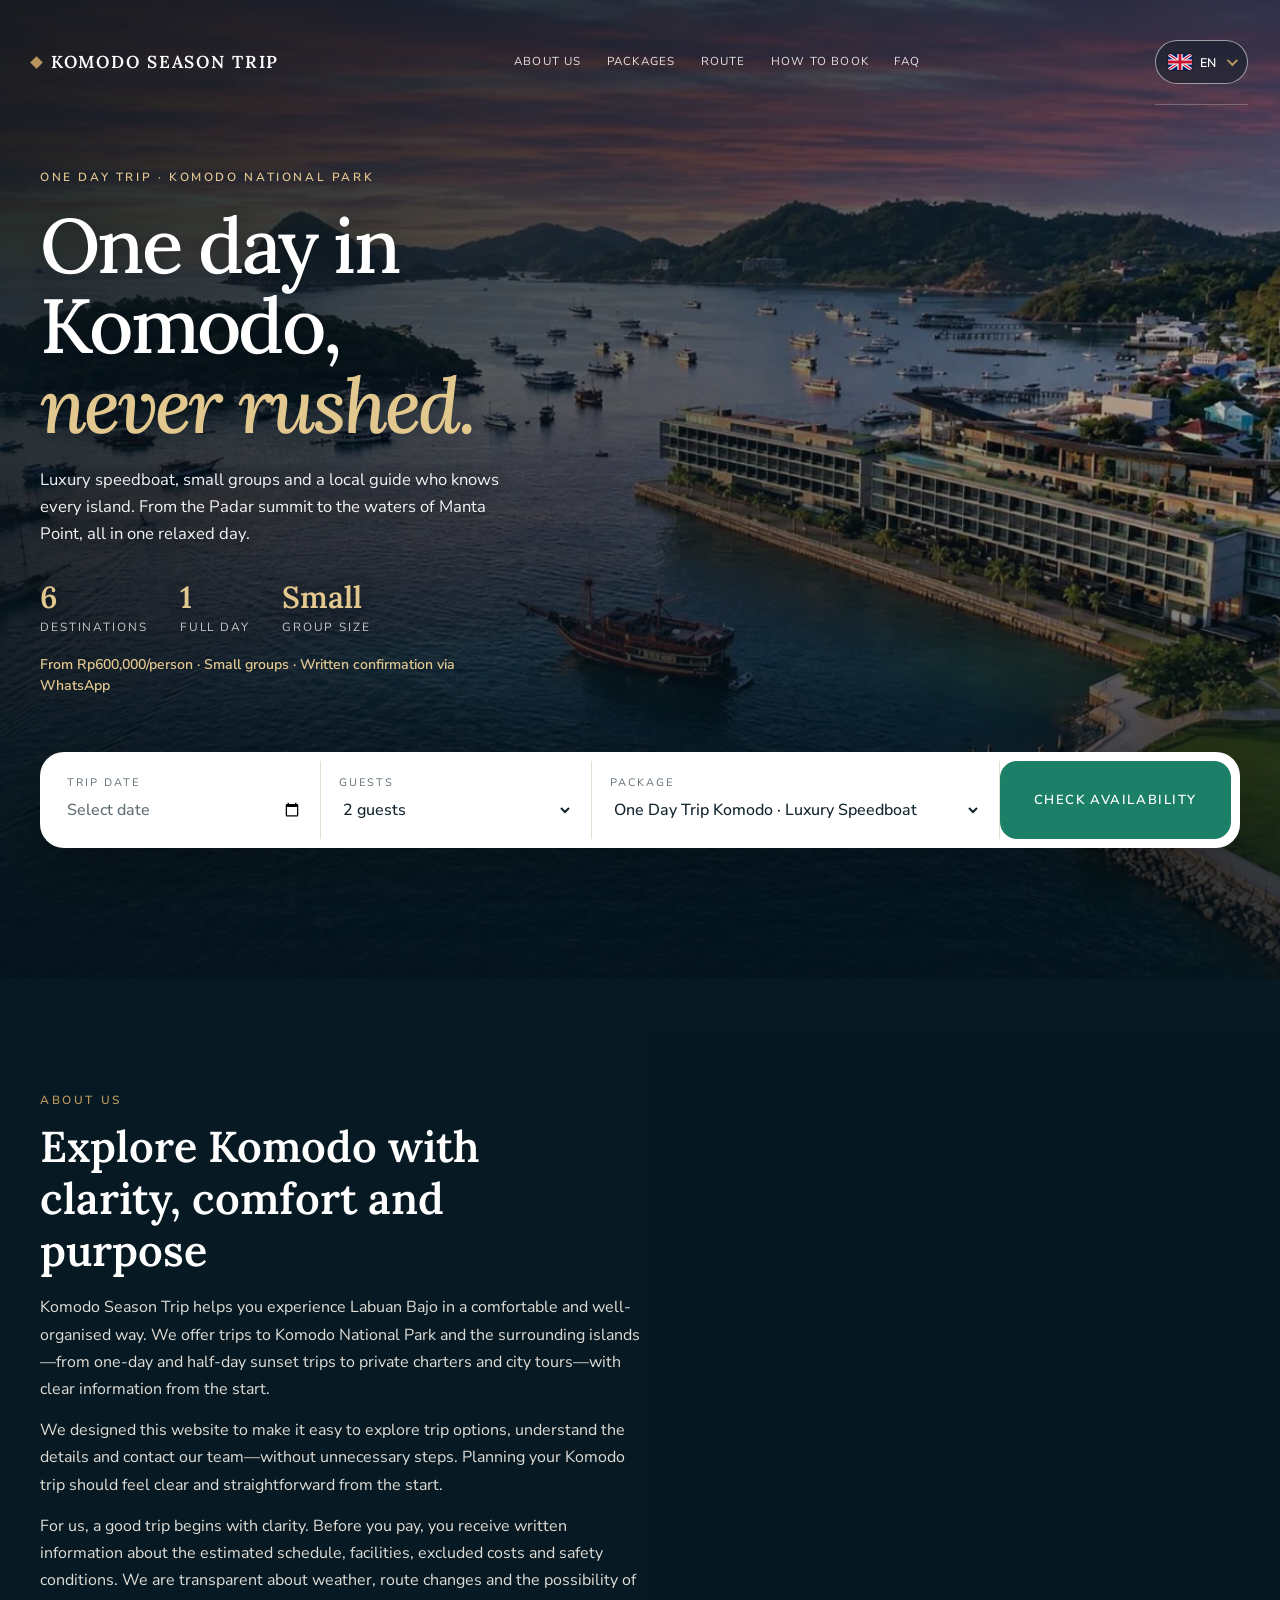
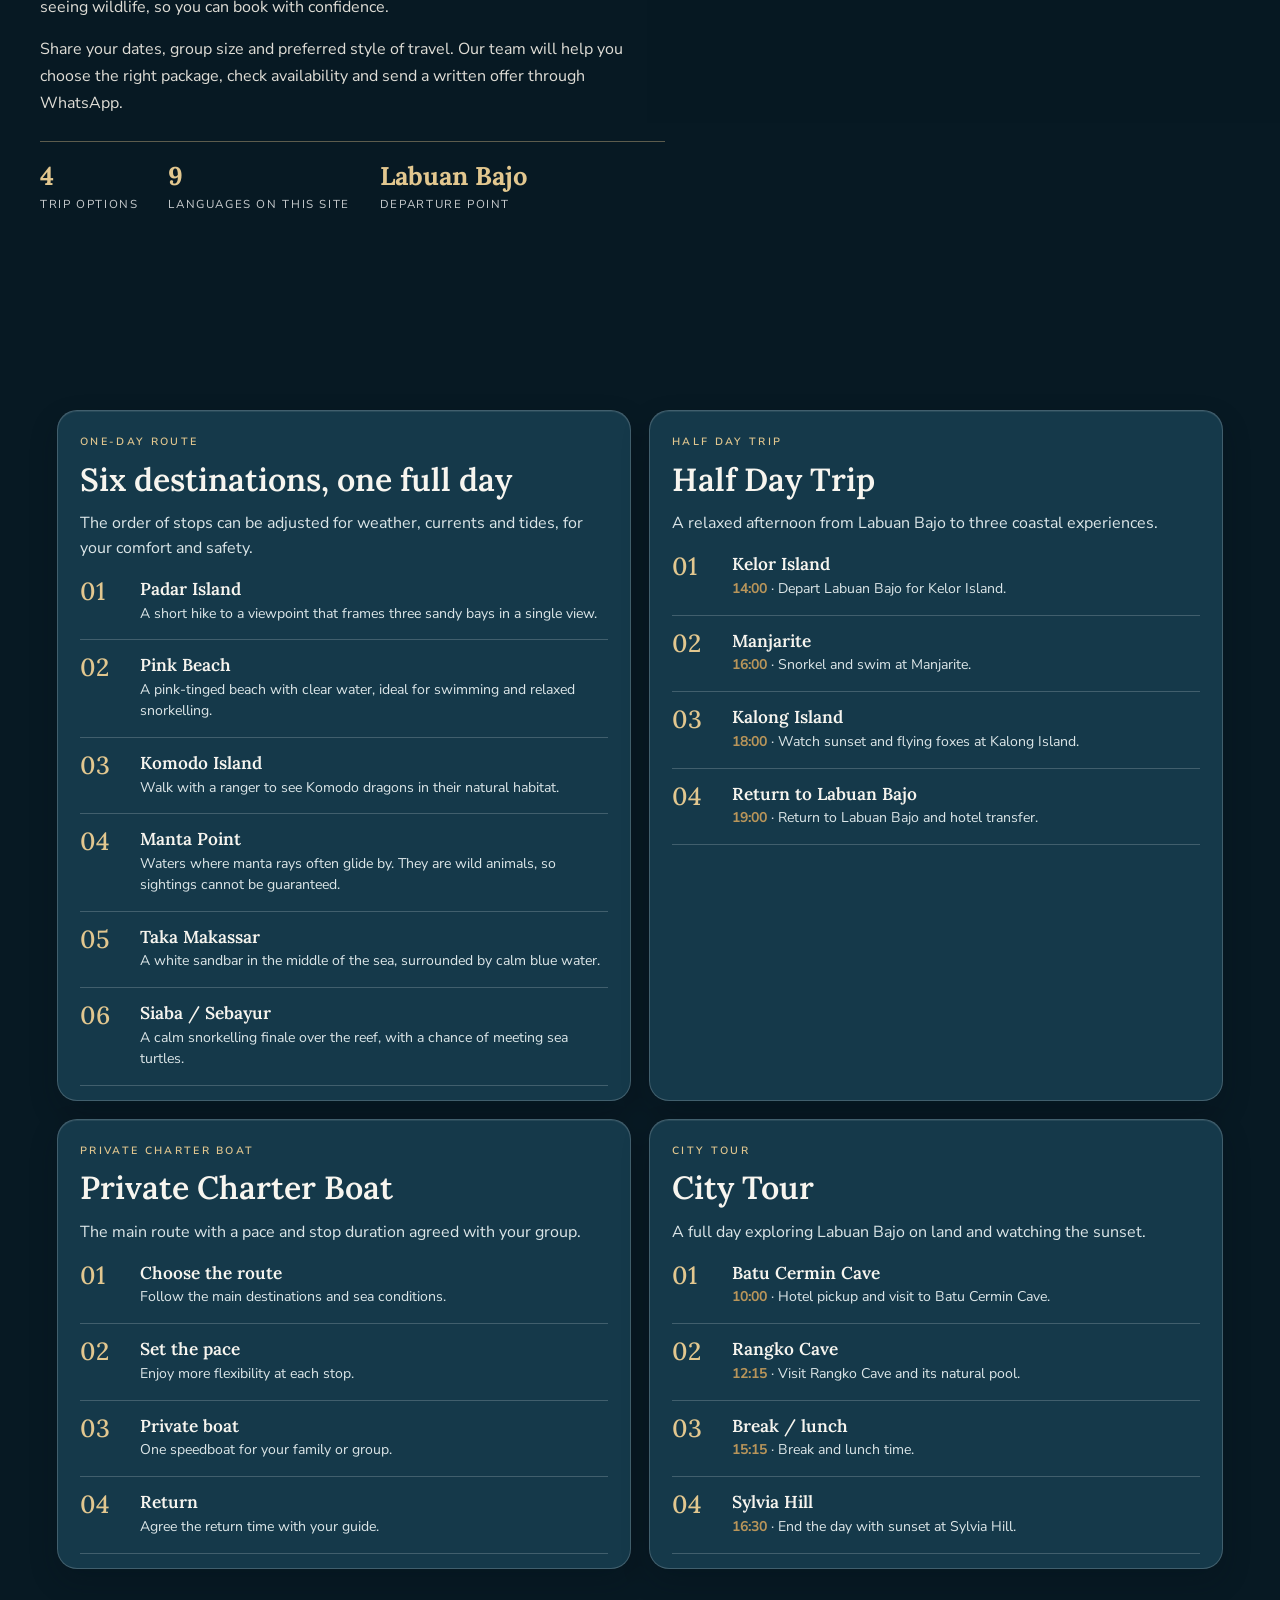
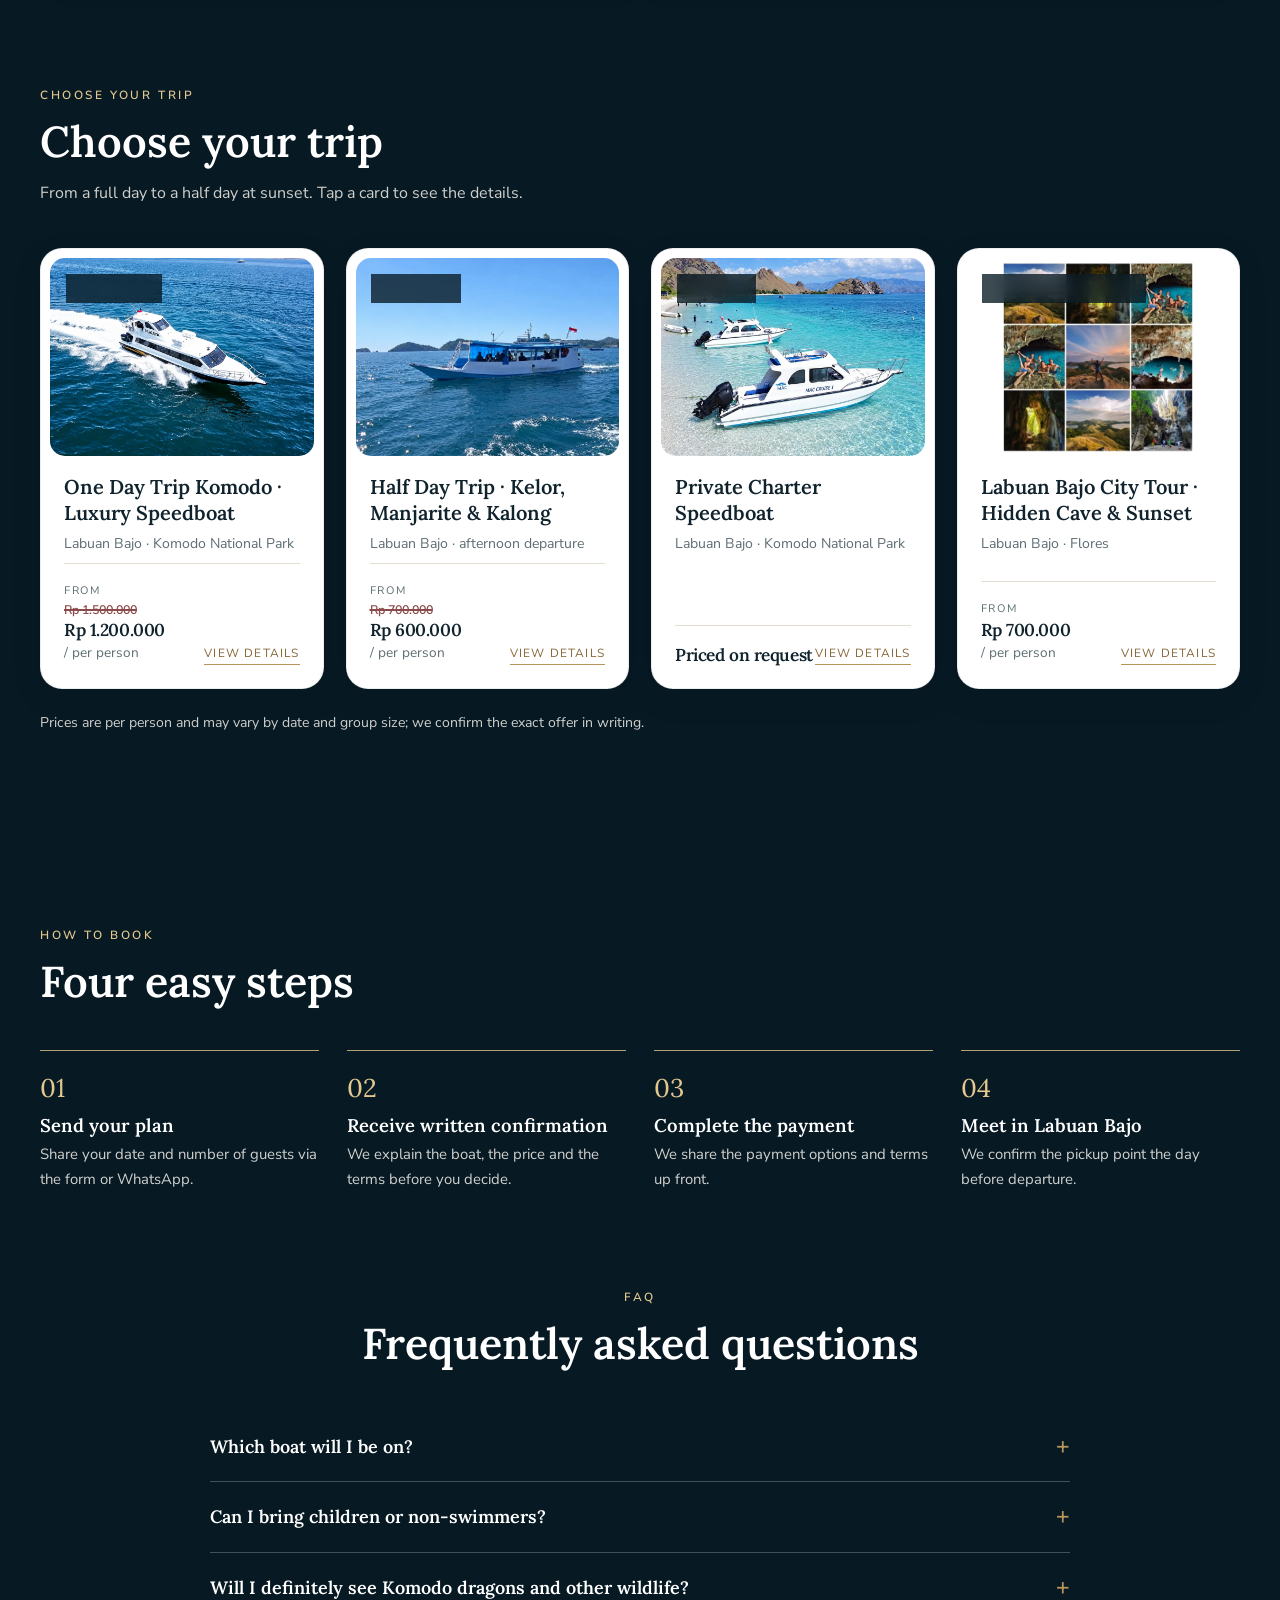
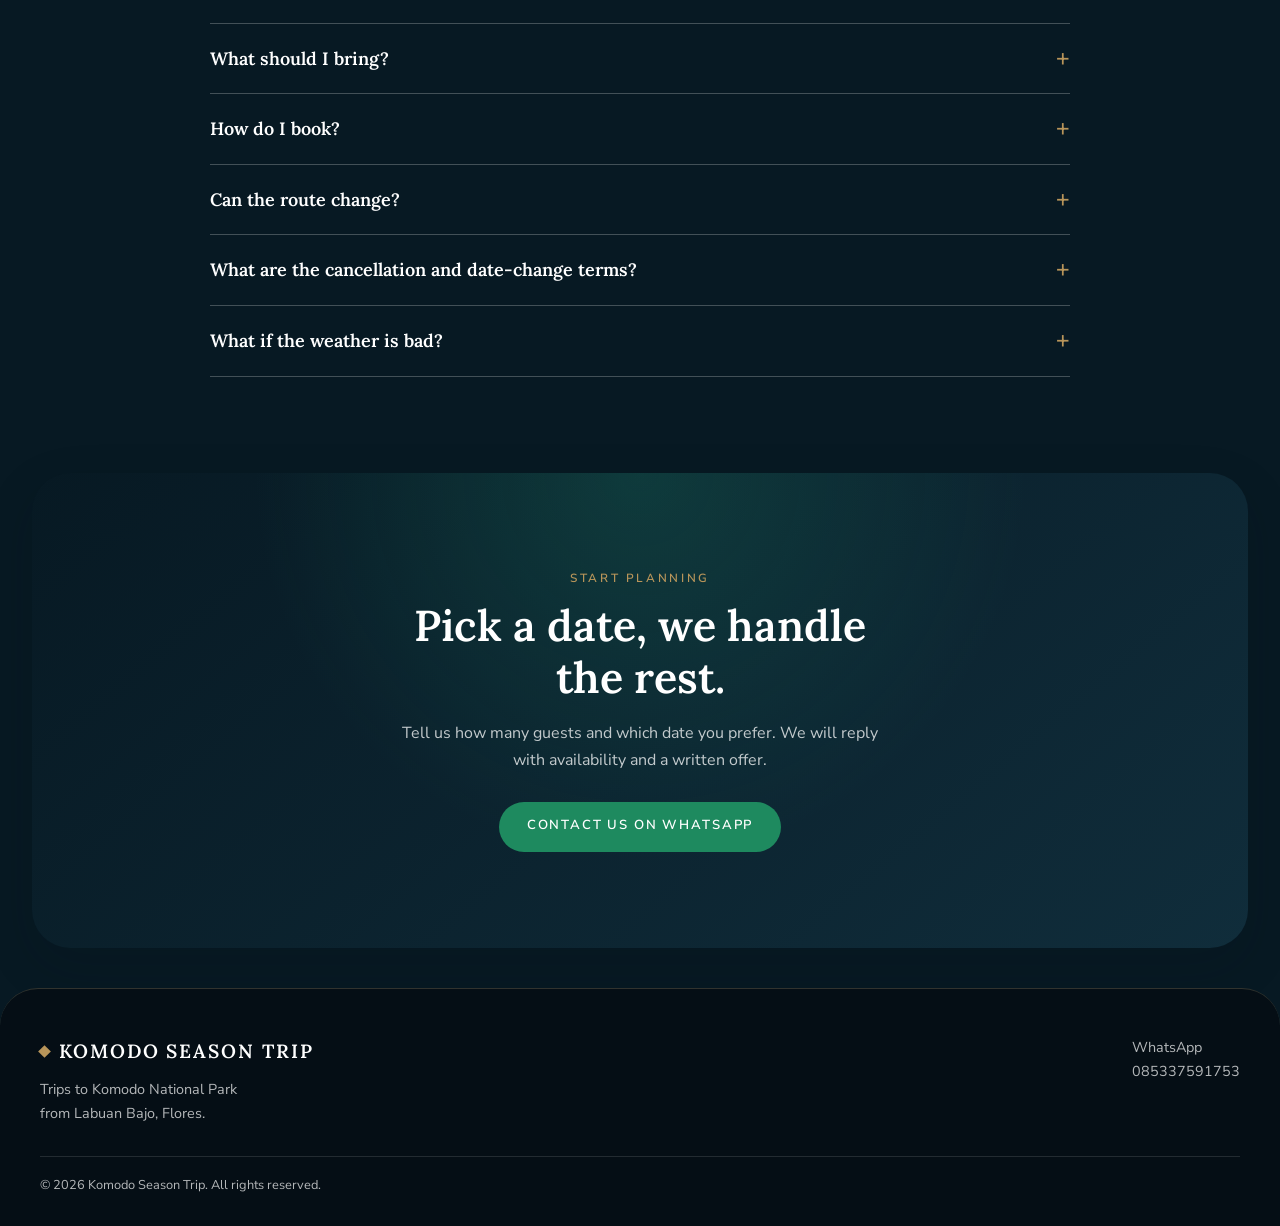
<file: en.html>
<!DOCTYPE html>
<html lang="en">
<head>
<meta charset="UTF-8">
<meta name="viewport" content="width=device-width, initial-scale=1, viewport-fit=cover">
<title>Komodo Island Tours from Labuan Bajo | Komodo Season Trip</title>
<meta name="description" content="Komodo National Park tours from Labuan Bajo: luxury speedboat one day trip, half day sunset at Kalong Island, private charter and Rangko Cave city tour. Small groups, book via WhatsApp.">
<meta name="robots" content="index,follow,max-image-preview:large">
<meta property="og:type" content="website"><meta property="og:site_name" content="Komodo Season Trip">
<meta property="og:title" content="Komodo Island Tours from Labuan Bajo | Komodo Season Trip"><meta property="og:description" content="Komodo National Park tours from Labuan Bajo: luxury speedboat one day trip, half day sunset at Kalong Island, private charter and Rangko Cave city tour. Small groups, book via WhatsApp.">
<meta property="og:locale" content="en_US"><meta property="og:locale:alternate" content="id_ID"><meta property="og:locale:alternate" content="zh_CN"><meta property="og:locale:alternate" content="ms_MY"><meta property="og:locale:alternate" content="ru_RU"><meta property="og:locale:alternate" content="es_ES"><meta property="og:locale:alternate" content="pt_PT"><meta property="og:locale:alternate" content="it_IT"><meta property="og:locale:alternate" content="de_DE">
<meta property="og:image" content="https://darwin9415.github.io/Komodo-season-trip/hero.webp">
<meta name="twitter:card" content="summary_large_image">
<link rel="alternate" hreflang="id" href="https://darwin9415.github.io/Komodo-season-trip/">
<link rel="alternate" hreflang="en" href="https://darwin9415.github.io/Komodo-season-trip/en.html">
<link rel="alternate" hreflang="zh" href="https://darwin9415.github.io/Komodo-season-trip/zh.html">
<link rel="alternate" hreflang="ms" href="https://darwin9415.github.io/Komodo-season-trip/ms.html">
<link rel="alternate" hreflang="ru" href="https://darwin9415.github.io/Komodo-season-trip/ru.html">
<link rel="alternate" hreflang="es" href="https://darwin9415.github.io/Komodo-season-trip/es.html">
<link rel="alternate" hreflang="pt" href="https://darwin9415.github.io/Komodo-season-trip/pt.html">
<link rel="alternate" hreflang="it" href="https://darwin9415.github.io/Komodo-season-trip/it.html">
<link rel="alternate" hreflang="de" href="https://darwin9415.github.io/Komodo-season-trip/de.html"><link rel="alternate" hreflang="fr" href="https://darwin9415.github.io/Komodo-season-trip/fr.html"><link rel="alternate" hreflang="ar" href="https://darwin9415.github.io/Komodo-season-trip/ar.html">
<link rel="alternate" hreflang="x-default" href="https://darwin9415.github.io/Komodo-season-trip/">
<link rel="canonical" href="https://darwin9415.github.io/Komodo-season-trip/en.html">
<meta property="og:url" content="https://darwin9415.github.io/Komodo-season-trip/en.html">
<link rel="preconnect" href="https://fonts.googleapis.com">
<link rel="preconnect" href="https://fonts.gstatic.com" crossorigin>
<link href="https://fonts.googleapis.com/css2?family=Lora:ital,wght@0,500;0,600;0,700;1,500&family=Nunito+Sans:wght@400;500;600;700&display=swap" rel="stylesheet">
<script type="application/ld+json">{"@context": "https://schema.org", "@graph": [{"@type": "TravelAgency", "name": "Komodo Season Trip", "telephone": "+6285337591753", "areaServed": "Labuan Bajo, Flores, Indonesia", "description": "Komodo National Park tours from Labuan Bajo: luxury speedboat one day trip, half day sunset at Kalong Island, private charter and Rangko Cave city tour. Small groups, book via WhatsApp."}, {"@type": "TouristTrip", "name": "One Day Trip Komodo · Luxury Speedboat", "description": "An open (shared) full-day trip to six destinations in Komodo National Park by tourist speedboat from Labuan Bajo: Padar Island, Pink Beach, Komodo Island, Manta Point, Taka Makassar and Siaba or Sebayur. Hotel pickup in the Labuan Bajo area, lunch and a local guide are included.", "provider": {"@type": "TravelAgency", "name": "Komodo Season Trip"}, "offers": {"@type": "Offer", "priceCurrency": "IDR", "price": "1500000", "availability": "https://schema.org/InStock"}}, {"@type": "TouristTrip", "name": "Half Day Trip · Kelor, Manjarite & Kalong", "description": "A relaxed half-day trip: sail from Labuan Bajo in the afternoon, stop at the unspoiled beach of Kelor Island, snorkel at Manjarite, then end the day with the sunset and thousands of flying foxes at Kalong Island. Hotel pickup and drop-off are included.", "provider": {"@type": "TravelAgency", "name": "Komodo Season Trip"}, "offers": {"@type": "Offer", "priceCurrency": "IDR", "price": "700000", "availability": "https://schema.org/InStock"}}, {"@type": "TouristTrip", "name": "Private Charter Speedboat", "description": "Charter a whole speedboat just for your family or group. The route follows the main package, while the pace and the time spent at each stop follow your wishes.", "provider": {"@type": "TravelAgency", "name": "Komodo Season Trip"}}, {"@type": "TouristTrip", "name": "Labuan Bajo City Tour · Hidden Cave & Sunset", "description": "A private day exploring the land side of Labuan Bajo: walking through Batu Cermin Cave, swimming in the clear pool of Rangko Cave, then ending with sunset at Sylvia Hill. Three experiences in one trip for 2–6 guests.", "provider": {"@type": "TravelAgency", "name": "Komodo Season Trip"}, "offers": {"@type": "Offer", "priceCurrency": "IDR", "price": "700000", "availability": "https://schema.org/InStock"}}]}</script>
<style>
:root{--navy:#08151f;--navy2:#0f2a3c;--gold:#b8955a;--gold2:#dcc08c;--ivory:#f6f3ed;--stone:#ebe5d9;--ink:#101c27;--muted:#67727c;--line:#e0d9ca;
--serif:"Lora",Georgia,"Times New Roman",serif;--sans:"Nunito Sans","Segoe UI",Arial,sans-serif}
*{box-sizing:border-box;margin:0;padding:0}
html{scroll-behavior:smooth}
body{font-variant-numeric:lining-nums;font-family:var(--sans);background:var(--ivory);color:var(--ink);line-height:1.65;font-size:16px;-webkit-font-smoothing:antialiased}
a{color:inherit;text-decoration:none}
svg{display:block}
:focus-visible{outline:2px solid var(--gold);outline-offset:3px}
.wrap{width:min(1140px,90%);margin-inline:auto}
.hide{display:none!important}
.eyebrow{font-size:.74rem;letter-spacing:.22em;text-transform:uppercase;color:var(--gold);font-weight:600}
h1,h2,h3{font-family:var(--serif);font-weight:600;letter-spacing:0;line-height:1.2}
h2{font-size:clamp(1.8rem,3.8vw,2.7rem)}
.btn{display:inline-block;background:var(--gold);color:#08151f;border:0;border-radius:2px;padding:14px 28px;font:600 .82rem var(--sans);letter-spacing:.14em;text-transform:uppercase;cursor:pointer;transition:background .2s}
.btn:hover{background:var(--gold2)}
.btn.ghost{background:transparent;color:inherit;border:1px solid currentColor}
.btn.ghost:hover{background:rgba(184,149,90,.12)}

/* header */
header.top{position:absolute;inset:0 0 auto;z-index:10;color:#fff}
.top .wrap{display:flex;align-items:center;justify-content:space-between;padding-block:24px;gap:20px}
.logo{font-family:var(--serif);font-size:1.15rem;font-weight:600;letter-spacing:.12em;text-transform:uppercase;display:flex;align-items:center;gap:12px}
.logo i{width:9px;height:9px;background:var(--gold);transform:rotate(45deg)}
nav.menu{display:flex;gap:34px;font-size:.82rem;letter-spacing:.12em;text-transform:uppercase}
nav.menu a{opacity:.85;padding:4px 0;border-bottom:1px solid transparent}
nav.menu a:hover{opacity:1;border-color:var(--gold)}
.top .btn{padding:10px 20px}
@media(max-width:860px){nav.menu{display:none}}

/* hero */
.hero{position:relative;color:#fff;min-height:720px;padding:190px 0 0;overflow:hidden;background:#08151f center/cover no-repeat}
.glow{position:absolute;right:10%;top:150px;width:420px;height:420px;border-radius:50%;background:radial-gradient(circle,rgba(220,192,140,.55),rgba(184,149,90,0) 66%);pointer-events:none}
.hero svg.scene{position:absolute;left:0;right:0;bottom:0;width:100%;height:42%;min-height:200px}
.hero .wrap{position:relative;z-index:2}
.hero h1{font-size:clamp(2.4rem,6vw,4.7rem);max-width:12ch;margin-top:18px;font-weight:500}
.hero h1 em{color:var(--gold2);font-style:italic}
.hero .lead{margin-top:22px;max-width:50ch;font-size:1.06rem;color:rgba(255,255,255,.82)}
.facts{display:flex;gap:34px;margin-top:34px;flex-wrap:wrap}
.facts div b{display:block;font-family:var(--serif);font-size:1.8rem;font-weight:600;color:var(--gold2);line-height:1}
.facts div span{font-size:.74rem;letter-spacing:.16em;text-transform:uppercase;opacity:.75}
.cari{position:relative;z-index:3;margin-top:56px;margin-bottom:-52px;background:#fff;color:var(--ink);padding:10px;display:grid;grid-template-columns:1fr 1fr 1.5fr auto;gap:0;box-shadow:0 30px 60px rgba(4,12,20,.35)}
.cari > div{padding:12px 20px;border-right:1px solid var(--line)}
.cari label{display:block;font-size:.68rem;letter-spacing:.18em;text-transform:uppercase;color:var(--muted);margin-bottom:2px}
.cari input,.cari select{width:100%;border:0;background:transparent;font:500 1rem var(--sans);color:var(--ink);padding:4px 0}
.cari .btn{align-self:stretch;border-radius:0;padding-inline:34px}
@media(max-width:900px){.cari{grid-template-columns:1fr 1fr;margin-bottom:-90px}.cari > div{border-bottom:1px solid var(--line)}.cari .btn{grid-column:1/-1;padding-block:16px}}
@media(max-width:520px){.cari{grid-template-columns:1fr}.cari > div{border-right:0}}


section{padding-block:80px}
.sec-head{max-width:640px;margin-bottom:42px}
.sec-head p{color:var(--muted);margin-top:12px}

/* paket */
.cards{display:grid;grid-template-columns:repeat(4,1fr);gap:24px}
@media(max-width:1100px){.cards{grid-template-columns:1fr 1fr}}
@media(max-width:620px){.cards{grid-template-columns:1fr}}
.card{background:#fff;border:1px solid var(--line);cursor:pointer;display:flex;flex-direction:column;transition:transform .25s,box-shadow .25s}
.card:hover{transform:translateY(-4px);box-shadow:0 22px 40px rgba(8,21,31,.12)}
.thumb{height:220px;position:relative;display:grid;place-items:center;color:var(--gold2)}
.has-photo{background-size:cover;background-position:center}.has-photo svg{display:none}
.t1{background:linear-gradient(145deg,#0f2a3c,#08151f)}
.t2{background:linear-gradient(145deg,#14485a,#0a2233)}
.t3{background:linear-gradient(145deg,#1d3a4a,#0a1b27)}
.thumb svg{width:84px;height:84px;opacity:.9}
.tag{position:absolute;left:16px;top:16px;background:rgba(8,21,31,.6);backdrop-filter:blur(4px);font-size:.66rem;letter-spacing:.18em;text-transform:uppercase;border:1px solid var(--gold);color:var(--gold2);padding:4px 10px}
.card .body{padding:24px;display:flex;flex-direction:column;gap:6px;flex:1}
.card h3{font-size:1.25rem}
.where{color:var(--muted);font-size:.88rem}
.score{font-size:.88rem;color:var(--muted)}.score b{color:var(--gold)}
.meta{margin-top:auto;padding-top:18px;border-top:1px solid var(--line);display:flex;justify-content:space-between;align-items:end;gap:10px}
.price small{display:block;font-size:.68rem;letter-spacing:.16em;text-transform:uppercase;color:var(--muted)}
.meta .price{display:flex;flex-direction:column;align-items:flex-start;gap:2px;min-width:0}.meta .price .price-old{display:block!important;margin:0;color:#8b4b4b;font-family:var(--sans);font-size:.86rem;font-weight:600;line-height:1.25;text-decoration-line:line-through;text-decoration-color:#8b4b4b;text-decoration-thickness:2px;white-space:nowrap}.meta .price strong{display:block;color:var(--ink);font-size:1.4rem;line-height:1.2}.price .price-old{display:block;margin:2px 0 0;color:var(--muted);font-size:.82rem;font-weight:500;line-height:1.2;text-decoration:line-through;text-decoration-thickness:1.5px}.price strong{font-family:var(--serif);font-size:1.35rem;font-weight:600}
.price em{font-style:normal;color:var(--muted);font-size:.85rem}
.more{font-size:.74rem;letter-spacing:.16em;text-transform:uppercase;color:var(--gold);border-bottom:1px solid var(--gold)}
.note{margin-top:22px;font-size:.88rem;color:var(--muted)}

/* rute */
.rute{background:linear-gradient(135deg,#fbfaf5 0%,#f7f5ed 48%,#eef5f2 100%);border:1px solid rgba(184,149,90,.22);box-shadow:0 18px 44px rgba(8,21,31,.10)}
.rgrid{display:grid;grid-template-columns:.9fr 1.1fr;gap:60px}
@media(max-width:860px){.rgrid{grid-template-columns:1fr;gap:30px}}
.rgrid .sec-head{position:sticky;top:40px;align-self:start}
@media(max-width:860px){.rgrid .sec-head{position:static}}
.stops{list-style:none}
.stops li{display:grid;grid-template-columns:70px 1fr;gap:16px;padding:22px 0;border-bottom:1px solid var(--line)}
.stops li:first-child{padding-top:0}
.stops b{font-family:var(--serif);font-size:1.9rem;color:var(--gold);line-height:1;font-weight:500}
.stops h3{font-size:1.25rem}
.stops p{color:var(--muted);font-size:.96rem;margin-top:4px}
.route-swipe-hint{display:flex;align-items:center;justify-content:center;gap:10px;width:max-content;max-width:100%;margin:14px auto 0;padding:7px 14px;border:1px solid rgba(184,149,90,.3);border-radius:999px;background:rgba(255,255,255,.74);color:var(--muted);font-size:.8rem;line-height:1.4;text-align:center}.route-swipe-hint span{color:var(--gold);font-size:1.15rem;font-weight:700}
.route-time{font-weight:700;color:var(--gold);white-space:nowrap}
.route-slides{display:block;width:100%;max-width:100%;height:auto;max-height:min(62vh,620px);min-height:0;overflow-x:hidden;overflow-y:auto;overscroll-behavior:auto;-webkit-overflow-scrolling:touch;scrollbar-width:thin;scrollbar-color:var(--gold) transparent;margin:0;padding:0 14px 8px;background:linear-gradient(180deg,rgba(255,255,255,.88),rgba(239,246,242,.78));border:1px solid rgba(184,149,90,.2);border-radius:22px;box-shadow:inset 0 1px 0 rgba(255,255,255,.85)}.route-slides::-webkit-scrollbar{width:8px}.route-slides::-webkit-scrollbar-thumb{background:var(--gold);border:2px solid rgba(255,255,255,.75);border-radius:8px}.route-slides::-webkit-scrollbar-track{background:rgba(224,217,202,.35);border-radius:8px}

.route-slide{display:block;width:100%;background:transparent;border:0;border-radius:0;padding:0}.route-slide+.route-slide{margin-top:30px;padding-top:30px;border-top:1px solid var(--line)}
.route-slide-grid{display:block;width:100%;background:transparent;border:0;border-radius:0;padding:0;box-shadow:none}
.route-slide .sec-head{margin-bottom:0}
.route-slide .sec-head h2{margin-top:10px;color:var(--ink)}
.route-slide .sec-head p{color:var(--muted);margin-top:12px}
.route-slide .eyebrow{font-size:.66rem;color:var(--gold)}
.route-stops{list-style:none;margin:0;padding:0}
.route-stops li{display:grid;grid-template-columns:70px 1fr;gap:16px;padding:22px 0;border-bottom:1px solid var(--line)}
.route-stops li:first-child{padding-top:0}
.route-stops b{font-family:var(--serif);font-size:1.9rem;color:var(--gold);line-height:1;font-weight:500}
.route-stops h3{font-size:1.25rem;margin:0;color:var(--ink)}
.route-stops p{color:var(--muted);font-size:.96rem;margin-top:4px;line-height:1.55}
@media(max-width:860px){.route-stops li{grid-template-columns:58px 1fr}}
@media(max-width:700px){.route-slides{max-height:min(58vh,520px);overflow-y:auto;padding:0 12px 8px}}



/* cara pesan */
.steps{display:grid;grid-template-columns:repeat(4,1fr);gap:28px;counter-reset:s}
@media(max-width:900px){.steps{grid-template-columns:repeat(2,1fr)}}
@media(max-width:520px){.steps{grid-template-columns:1fr}}
.step{counter-increment:s;border-top:1px solid var(--gold);padding-top:16px}
.step::before{content:"0" counter(s);font-family:var(--serif);font-size:1.6rem;color:var(--gold)}
.step h3{font-size:1.15rem;margin:4px 0 6px}
.step p{color:var(--muted);font-size:.93rem}

/* faq */
.faq{max-width:820px;margin-inline:auto}
details{border-bottom:1px solid var(--line);padding:20px 0}
summary{cursor:pointer;list-style:none;display:flex;justify-content:space-between;gap:16px;font-family:var(--serif);font-size:1.12rem;font-weight:600}
summary::-webkit-details-marker{display:none}
summary::after{content:"+";color:var(--gold);font-size:1.6rem;line-height:1}
details[open] summary::after{content:"–"}
details p{color:var(--muted);margin-top:10px;max-width:66ch}

/* cta */
.cta{background:linear-gradient(135deg,var(--navy),var(--navy2));color:#fff;text-align:center}
.cta h2{max-width:18ch;margin:12px auto 0}
.cta p{color:rgba(255,255,255,.75);margin:16px auto 28px;max-width:48ch}
footer.foot{background:#050e15;color:rgba(255,255,255,.7);padding:46px 0 30px;font-size:.9rem}
.foot .row{display:flex;justify-content:space-between;flex-wrap:wrap;gap:24px}
.foot .logo{color:#fff;font-size:1.2rem}
.foot a:hover{color:var(--gold2)}
.foot .copy{margin-top:30px;padding-top:18px;border-top:1px solid rgba(255,255,255,.12);font-size:.8rem}

/* panel detail – modal full dengan sudut membulat */
.overlay{
  position:fixed;inset:0;z-index:50;
  background:rgba(0,0,0,.4);
  opacity:0;visibility:hidden;
  transition:opacity .25s ease,visibility .25s ease;
}
.overlay.on{opacity:1;visibility:visible}
.panel{
  position:fixed;
  left:50%;
  top:50%;
  right:auto;bottom:auto;
  width:min(1100px,calc(100vw - 40px));
  max-width:calc(100vw - 40px);
  height:min(92vh,900px);
  max-height:min(92vh,900px);
  background:#fff;
  z-index:60;
  transform:translate(-50%,-46%) scale(.985);
  opacity:0;visibility:hidden;
  transition:transform .28s ease,opacity .28s ease,visibility .28s ease;
  display:flex;flex-direction:column;
  border-radius:24px;
  overflow:hidden;
  box-shadow:0 28px 70px rgba(8,21,31,.32);
  color:var(--ink);
  pointer-events:none;
}
.panel.on{
  transform:translate(-50%,-50%) scale(1);
  opacity:1;visibility:visible;
  pointer-events:auto;
}
.panel .scroll{overflow-y:auto;flex:1;min-height:0;-webkit-overflow-scrolling:touch;padding-bottom:12px}
.p-hero{height:auto;aspect-ratio:16/9;max-height:320px;position:relative;display:grid;place-items:center;color:var(--gold2);margin:0;border-radius:0}
.p-hero.has-photo{background-size:cover;background-position:center}
.p-hero.gal{aspect-ratio:16/9;max-height:340px}
.p-hero svg{width:100px;height:100px}
.p-close{
  position:absolute;right:16px;top:16px;z-index:5;
  width:42px;height:42px;border-radius:50%;
  border:1px solid rgba(255,255,255,.5);
  background:rgba(8,21,31,.55);color:#fff;
  font-size:1.45rem;cursor:pointer;line-height:1;
  display:grid;place-items:center;
  transition:background .2s,border-color .2s;
}
.p-close:hover{background:rgba(8,21,31,.85);border-color:var(--gold)}
.p-body{padding:26px 32px 10px}
.p-body h2{font-size:1.75rem;color:var(--ink)}
.p-sub{color:var(--muted);margin-top:4px}
.p-score{margin-top:10px;color:var(--muted);font-size:.9rem}.p-score b{color:var(--gold)}
.p-body p.desc{margin-top:16px;max-width:70ch}
.p-body h3{font-size:1.15rem;margin:26px 0 12px;color:var(--ink)}
.spec{display:grid;grid-template-columns:1fr 1fr;gap:1px;background:var(--line);border:1px solid var(--line);border-radius:16px;overflow:hidden}
.spec div{background:#fff;padding:14px 16px}
.spec small{display:block;color:var(--muted);font-size:.66rem;letter-spacing:.16em;text-transform:uppercase}
.spec b{font-size:.95rem;font-weight:500}
.tiers{grid-template-columns:repeat(3,1fr)}.tiers b{font-family:var(--serif);font-size:1.1rem;font-weight:600}
.chips{display:flex;flex-wrap:wrap;gap:8px;list-style:none}
.chips li{border:1px solid var(--line);padding:5px 14px;font-size:.84rem;border-radius:999px}
.itin{list-style:none;border-left:1px solid var(--gold);margin:0 0 0 6px;max-width:100%}.itin li{display:grid;grid-template-columns:max-content minmax(0,1fr);align-items:start;column-gap:16px;padding:0 0 10px 20px;position:relative;width:fit-content;max-width:100%}.itin li::before{content:"";position:absolute;left:-5px;top:7px;width:9px;height:9px;background:var(--gold);transform:rotate(45deg)}.itin b{font-weight:700;font-size:.92rem;letter-spacing:.01em;white-space:nowrap}.itin span{color:var(--muted);font-size:.9rem;min-width:0}
.pinc{display:grid;grid-template-columns:1fr 1fr;gap:16px}
@media(max-width:480px){.pinc{grid-template-columns:1fr}}
.pinc ul{list-style:none;font-size:.9rem}
.pinc li{padding:4px 0 4px 20px;position:relative}
.pinc .y li::before{content:"✓";color:var(--gold);position:absolute;left:0;font-weight:700}
.pinc .n li::before{content:"–";color:var(--muted);position:absolute;left:3px}
.book{
  border-top:1px solid var(--line);
  padding:16px 28px 20px;
  display:flex;align-items:center;gap:14px;
  background:#fff;flex-shrink:0;flex-wrap:wrap;
}
.book .price{flex:1;min-width:120px}
.book input[type=date]{border:1px solid var(--line);padding:10px 12px;font:inherit;background:#fff;max-width:170px;border-radius:12px}
.book .btn{padding:12px 22px;border-radius:999px}
@media(max-width:700px){
  .panel{
    width:calc(100vw - 16px);
    max-width:calc(100vw - 16px);
    height:min(94vh,100%);
    max-height:min(94vh,100%);
    border-radius:20px;
  }
  /* Keep the 16:9 ratio on photo slides on small screens. */
  .p-hero,.p-hero.gal{max-height:none}
  .book input[type=date]{flex:1;max-width:none}
  .p-body{padding:18px 18px 8px}
  .p-body h2{font-size:1.4rem}
  .p-body p.desc{max-width:none}
}
body.lock{overflow:hidden}

/* dialog pesanan */
dialog.od{border:0;width:min(480px,94vw);padding:0;margin:auto;color:var(--ink);background:#fff}
dialog.od::backdrop{background:rgba(4,12,20,.65)}
.od form,.od .o-done{padding:30px;display:grid;gap:14px}
.od h2{font-size:1.65rem}
.od .o-boat{color:var(--gold);font-weight:600;margin-top:-6px}
.od label{display:block;font-size:.68rem;letter-spacing:.16em;text-transform:uppercase;color:var(--muted);margin-bottom:4px}
.od input,.od textarea{width:100%;border:1px solid var(--line);padding:11px 12px;font:inherit;background:#fff;color:var(--ink)}
.od textarea{min-height:76px;resize:vertical}
.o-two{display:grid;grid-template-columns:1fr 1fr;gap:12px}
@media(max-width:420px){.o-two{grid-template-columns:1fr}}
.o-err{color:#b3261e;font-size:.9rem}
.o-act{display:flex;gap:10px;justify-content:flex-end;flex-wrap:wrap}
.od .btn.ghost{color:var(--ink)}

/* foto latar hero (tertanam, tidak perlu file terpisah) */
.hero{background-image:linear-gradient(90deg,rgba(8,21,31,.78) 0%,rgba(8,21,31,.45) 55%,rgba(8,21,31,.2) 100%),linear-gradient(180deg,rgba(8,21,31,.55) 0%,rgba(8,21,31,0) 30%,rgba(8,21,31,0) 62%,rgba(8,21,31,.7) 100%),url(hero.webp);background-position:center 55%}
.hero h1{max-width:15ch;text-wrap:balance;text-shadow:0 2px 24px rgba(4,12,20,.45)}
.hero .lead,.facts{text-shadow:0 1px 14px rgba(4,12,20,.5)}
/* header rapi di layar menengah */
.logo{white-space:nowrap;font-size:1.3rem;letter-spacing:.12em}
nav.menu{gap:28px}nav.menu a,.top .btn{white-space:nowrap}
@media(max-width:980px){nav.menu{display:none}}

/* ===== bingkai melengkung & foto sesuai bingkai ===== */
.btn{border-radius:999px}
.top .btn.ghost{border-radius:999px}
.hero{border-radius:0}
.cari{border-radius:30px}.cari .btn{border-radius:22px}
.card{border-radius:26px;overflow:hidden;padding:12px}
.card .body{padding:18px 10px 8px}
.thumb{height:auto;aspect-ratio:4/3;border-radius:0}
.tag{border-radius:999px}
.panel{/* side radius disabled – using centered modal */}
.p-hero{/* aspect handled in modal panel CSS */}
.spec{border-radius:18px;overflow:hidden}
.chips li{border-radius:999px}
.book input[type=date],.od input,.od textarea{border-radius:14px}
dialog.od{border-radius:30px;overflow:hidden}
.rute,.cta{margin-inline:clamp(10px,2.5vw,36px);border-radius:38px}
.rute{border:1px solid var(--line)}
footer.foot{border-radius:38px 38px 0 0;margin-top:40px}
@media(max-width:600px){.panel{/* bottom sheet radius disabled */}}

/* ===== foto utama: bingkai persegi (tidak melengkung), rasio 4:3 pas dengan foto ===== */
.card{padding:10px}
.card .body{padding:20px 14px 14px}
.thumb{border-radius:0}
.p-hero{margin:14px 14px 0;border-radius:0;max-height:none}
/* foto selalu memenuhi frame (menimpa rule .t1/.t2 yang me-reset ukuran latar) */
.thumb.has-photo,.p-hero.has-photo{background-size:cover;background-position:center;background-repeat:no-repeat}
.thumb.has-photo.fit-contain,.p-hero.has-photo.fit-contain{background-size:contain;background-color:#fff}

/* ===== latar situs: foto Padar (sedikit blur) + warna huruf menyesuaikan ===== */
body{background:#0a1620;color:#f6f3ed}
body::before{content:"";position:fixed;inset:0;z-index:-1;background:linear-gradient(rgba(8,21,31,.46),rgba(8,21,31,.62)),url(bg.webp) center/cover no-repeat}
.pil h3,.sec-head h2,.step h3,summary{color:#fff}
.pil p,.sec-head p,.note,.step p,details p{color:rgba(246,243,237,.84)}
.pil b,.step::before{color:var(--gold2)}
.pil,.step{border-top-color:var(--gold2)}
#paket .eyebrow,#cara .eyebrow,#faq .eyebrow{color:var(--gold2)}
details{border-bottom-color:rgba(255,255,255,.24)}
.card,.rute,.panel{color:var(--ink)}
.card h3,.rute h2,.rute h3,.panel h2,.panel h3{color:var(--ink)}
.rute .sec-head p{color:var(--muted)}
.rute .eyebrow{color:var(--gold)}
/* tombol Cek ketersediaan: hijau */
.cari .btn{background:#1e8a5f;color:#fff}
.cari .btn:hover{background:#17724f}

/* ===== kotak pencarian di hero: tampil penuh & rapi di HP ===== */
html{overflow-x:hidden}
.hs{height:70px}
.cari>div{min-width:0}
.cari input,.cari select{min-width:0;max-width:100%}
.dph{position:relative}
.dph span{position:absolute;left:0;top:50%;transform:translateY(-50%);pointer-events:none;color:var(--muted);font-weight:500}
.dph.has span,.dph:focus-within span{display:none}
.dph:not(.has) input:not(:focus){color:transparent}
@media(max-width:900px){
  .hero{padding-top:150px}
  .hs{height:40px}
  .cari{grid-template-columns:1fr 1fr;margin-top:40px;margin-bottom:0;padding:8px;border-radius:26px}
  .cari>div{padding:10px 14px;border-right:0;border-bottom:1px solid var(--line)}
  .cari>div:nth-child(1){border-right:1px solid var(--line)}
  .cari>div:nth-child(3){grid-column:1/-1}
  .cari .btn{grid-column:1/-1;margin-top:8px;padding:16px;border-radius:20px}
}
@media(max-width:520px){
  .cari{grid-template-columns:1fr}
  .cari>div:nth-child(1){border-right:0}
}

/* ===== semua tombol WhatsApp berwarna hijau ===== */
a.btn[data-wa],#p-wa,#o-wa{background:#1e8a5f!important;color:#fff!important;border:0!important}
a.btn[data-wa]:hover,#p-wa:hover,#o-wa:hover{background:#17724f!important}
/* ===== bar pemesanan di panel: rapi di HP ===== */
.book .price strong,.book .price em{white-space:nowrap}
.book .dph{flex:1;min-width:150px}
.book .dph input[type=date]{width:100%;max-width:none;padding:11px 12px}
.book .dph span{left:14px}
@media(max-width:600px){
  .book{gap:10px}
  .book .price{flex:1 1 100%}
  .book .btn{flex:1 1 150px;text-align:center}
}

/* ===== galeri foto di panel detail ===== */
.p-hero.gal{display:block;background:#0a1620;overflow:hidden}
.gal .sl{position:absolute;inset:0;width:100%;height:100%;display:flex;overflow-x:auto;scroll-snap-type:x mandatory;scrollbar-width:none;-webkit-overflow-scrolling:touch}
.gal .sl::-webkit-scrollbar{display:none}
.gal figure{flex:0 0 100%;width:100%;min-width:100%;scroll-snap-align:center;position:relative;margin:0}
.gal figure img{width:100%;height:100%;object-fit:cover;display:block}
.gal figure.ct{background:#fff}
.gal figure.ct img{object-fit:contain}
.gal figcaption{position:absolute;left:0;right:0;bottom:0;padding:38px 16px 30px;background:linear-gradient(transparent,rgba(8,21,31,.75));color:#fff;font-size:.86rem}
.gal .cnt{position:absolute;left:14px;top:14px;z-index:2;background:rgba(8,21,31,.6);color:#fff;font-size:.74rem;letter-spacing:.1em;padding:5px 12px;border-radius:999px}
.gal .nav{position:absolute;top:50%;transform:translateY(-50%);z-index:2;width:38px;height:38px;border-radius:50%;border:1px solid rgba(255,255,255,.6);background:rgba(8,21,31,.55);color:#fff;font-size:1.4rem;line-height:1;cursor:pointer}
.gal .swipe-hint{position:absolute;left:50%;top:14px;transform:translateX(-50%);z-index:2;padding:5px 11px;border:1px solid rgba(255,255,255,.3);border-radius:999px;background:rgba(8,21,31,.62);color:#fff;font-size:.72rem;line-height:1.4;white-space:nowrap;pointer-events:none}
.gal .prev{left:10px}.gal .next{right:10px}
.gal .dots{position:absolute;left:0;right:0;bottom:12px;z-index:2;display:flex;justify-content:center;gap:6px}
.gal .dots i{width:7px;height:7px;border-radius:50%;background:rgba(255,255,255,.5);transition:width .2s}
.gal .dots i.on{background:var(--gold2);width:18px;border-radius:6px}
.p-close{z-index:3}
/* Desktop: make the gallery span the full modal width. */
@media(min-width:701px){
  /* Desktop mengikuti mode mobile: galeri penuh dengan rasio 16:9. */
  .p-hero.gal{height:auto;aspect-ratio:16/9;max-height:none}
  .gal figure img{object-fit:cover}
}
@media(hover:none){.gal .nav{display:none}}

/* ===== bagian informasi tambahan paket (aturan, FAQ) ===== */
.warn{margin-top:16px;padding:12px 14px;border-left:3px solid var(--gold);background:#faf6ec;border-radius:0 14px 14px 0;font-size:.92rem;line-height:1.55}
.inote{margin-top:10px;font-size:.88rem;color:var(--muted);line-height:1.55}
.xinfo{margin-top:26px}
.acc{border-top:1px solid var(--line)}.acc:last-child{border-bottom:1px solid var(--line)}
.acc>summary{cursor:pointer;list-style:none;display:flex;justify-content:space-between;gap:12px;padding:15px 0;font-family:var(--serif);font-size:1.08rem;font-weight:600}
.acc>summary::-webkit-details-marker{display:none}
.acc>summary::after{content:"+";color:var(--gold);font-size:1.4rem;line-height:1}
.acc[open]>summary::after{content:"–"}
.accb{padding:0 0 16px;font-size:.92rem;line-height:1.6}
.accb p{margin:0 0 10px}
.ilist{margin:0 0 10px 1.15rem;padding:0}.ilist li{margin:4px 0}
.qa{border-top:1px solid var(--line)}
.qa>summary{cursor:pointer;list-style:none;padding:11px 0;font-weight:600;font-size:.93rem;display:flex;justify-content:space-between;gap:10px}
.qa>summary::-webkit-details-marker{display:none}
.qa>summary::after{content:"+";color:var(--gold)}
.qa[open]>summary::after{content:"–"}
.qa p{margin:0 0 12px;color:var(--muted)}

/* ===== panel detail: tampilan rapi & profesional (semua paket, semua bahasa) ===== */
.p-body h3{display:flex;align-items:center;gap:10px;margin:30px 0 14px}
.p-body h3::before{content:"";width:22px;height:2px;background:var(--gold);flex:none}
.spec>div:last-child:nth-child(odd){grid-column:1/-1}
.itin b{font-weight:700;letter-spacing:.01em}
.callout{display:flex;gap:12px;align-items:flex-start;margin-top:14px;padding:13px 15px;background:#f1f6f8;border-radius:14px;font-size:.88rem;line-height:1.55;color:var(--ink)}
.callout b{flex:none;width:20px;height:20px;border-radius:50%;background:var(--gold);color:#fff;display:grid;place-items:center;font:700 .78rem var(--serif);font-style:italic;margin-top:1px}
.xinfo{margin-top:30px;display:grid;gap:10px}
.acc{border:1px solid var(--line);border-radius:16px;background:#fff;overflow:hidden}
.acc:last-child{border-bottom:1px solid var(--line)}
.acc>summary{color:var(--ink);padding:15px 16px;font-size:1.05rem}
.acc[open]>summary{background:#faf6ec;border-bottom:1px solid var(--line)}
.accb{padding:14px 16px 6px}
.accb p{color:var(--ink);margin:0 0 12px}
.accb p.inote{color:var(--muted);font-size:.86rem;margin:2px 0 12px}
.ilist{margin:0 0 12px;padding:0;list-style:none}
.ilist li{position:relative;padding:5px 0 5px 26px;font-size:.92rem;line-height:1.55}
.ilist li::before{content:"";position:absolute;left:8px;top:15px;width:6px;height:6px;background:var(--gold);transform:rotate(45deg)}
ol.ilist{counter-reset:o}ol.ilist li{counter-increment:o;padding-left:32px}
ol.ilist li::before{content:counter(o);left:0;top:6px;width:20px;height:20px;border-radius:50%;transform:none;background:var(--gold);color:#fff;font:700 .72rem var(--sans);display:grid;place-items:center}
.acc.yes .ilist li::before{content:"✓";left:3px;top:5px;width:auto;height:auto;background:none;transform:none;color:#1e8a5f;font:700 .95rem var(--sans)}
.acc.no .ilist li::before{content:"✕";left:3px;top:5px;width:auto;height:auto;background:none;transform:none;color:#b3261e;font:700 .85rem var(--sans)}
.qa{border-top:1px solid var(--line)}
.accb>.qa:first-child{border-top:0}
.qa>summary{color:var(--ink);padding:13px 0;font-weight:600;font-size:.95rem;line-height:1.4}
.qa p{color:var(--muted);margin:0 0 14px}
@media(prefers-reduced-motion:reduce){*{transition:none!important;scroll-behavior:auto!important}}

/* ===== Tentang kami ===== */
.about{padding:150px 0 10px;color:#f6f3ed}
.ab-grid{display:grid;grid-template-columns:1.1fr .9fr;gap:48px;align-items:start}
.ab-text h2{margin:10px 0 18px;max-width:20ch;color:#fff}
.ab-text p{color:rgba(246,243,237,.88);margin:0 0 14px;max-width:60ch;line-height:1.7}
.ab-facts{display:flex;gap:30px;flex-wrap:wrap;margin:24px 0 26px;padding-top:20px;border-top:1px solid rgba(220,192,140,.4)}
.ab-facts b{display:block;font-family:var(--serif);font-size:1.6rem;color:var(--gold2);line-height:1.1}
.ab-facts span{font-size:.72rem;letter-spacing:.14em;text-transform:uppercase;color:rgba(255,255,255,.78)}
.ab-card{background:rgba(8,21,31,.64);-webkit-backdrop-filter:blur(8px);backdrop-filter:blur(8px);border:1px solid rgba(220,192,140,.35);border-radius:28px;padding:26px 26px 12px}
.ab-card h3{font-family:var(--serif);font-size:1.3rem;color:#fff;margin:0 0 8px}
.ab-card ul{list-style:none;margin:0;padding:0}
.ab-card li{display:flex;gap:14px;padding:16px 0;border-top:1px solid rgba(255,255,255,.14)}
.ab-card .ck{flex:none;width:28px;height:28px;border-radius:50%;background:#1e8a5f;color:#fff;display:grid;place-items:center;font-weight:700;font-size:.9rem;margin-top:2px}
.ab-card li b{display:block;font-family:var(--serif);font-size:1.05rem;color:#fff;margin-bottom:3px}
.ab-card li p{margin:0;font-size:.9rem;color:rgba(246,243,237,.84);line-height:1.55}
@media(max-width:900px){.about{padding-top:60px}.ab-grid{grid-template-columns:1fr;gap:30px}}

/* ===== multi bahasa ===== */
.hr{display:flex;align-items:center;gap:10px}
.lang{position:relative}
.lang summary{list-style:none;cursor:pointer;border:1px solid rgba(255,255,255,.55);border-radius:999px;padding:9px 14px;font:600 .78rem var(--sans);letter-spacing:.04em;white-space:nowrap;display:flex;align-items:center;gap:6px;color:#fff;background:rgba(8,21,31,.28)}
.lang summary::-webkit-details-marker{display:none}
.lang ul{position:absolute;right:0;top:calc(100% + 8px);background:#fff;color:var(--ink);border-radius:18px;padding:6px;list-style:none;min-width:190px;box-shadow:0 18px 40px rgba(4,12,20,.3);z-index:30}
.lang li a{display:block;padding:10px 14px;border-radius:12px;font-size:.92rem}
.lang li a:hover,.lang li a[aria-current]{background:#f1ece2}
@media(max-width:560px){.top .btn{display:none}.logo{font-size:1rem;letter-spacing:.08em}}
h1,h2,h3{overflow-wrap:break-word;hyphens:auto}
.fl{width:24px;height:16px;border-radius:3px;box-shadow:0 0 0 1px rgba(0,0,0,.2);flex:none;display:block;overflow:hidden}
.lang summary{gap:8px}
.lang summary::after{content:"";width:6px;height:6px;border-right:2px solid currentColor;border-bottom:2px solid currentColor;transform:rotate(45deg) translateY(-2px);margin-left:2px;font-size:0}
.lang[open] summary::after{content:"";transform:rotate(-135deg) translateY(-1px)}
.lang li a{display:flex;align-items:center;gap:12px}
html[lang="zh"]{--sans:"Nunito Sans","PingFang SC","Hiragino Sans GB","Microsoft YaHei","Noto Sans SC",sans-serif;--serif:"Lora","Songti SC","Noto Serif SC","SimSun",serif}
html[lang="zh"] .hero h1{max-width:11em}
html[lang="zh"] .eyebrow,html[lang="zh"] .more,html[lang="zh"] .btn{letter-spacing:.04em}

/* ===== mobile hamburger & drawer ===== */
.nav-toggle{display:none;align-items:center;justify-content:center;width:44px;height:44px;border:1px solid rgba(255,255,255,.35);background:rgba(8,21,31,.35);backdrop-filter:blur(6px);border-radius:10px;cursor:pointer;color:#fff;padding:0;flex-shrink:0}
.nav-toggle svg{width:22px;height:22px}
.nav-toggle .ic-close{display:none}
.nav-toggle[aria-expanded="true"] .ic-open{display:none}
.nav-toggle[aria-expanded="true"] .ic-close{display:block}
.mnav{position:fixed;inset:0 0 auto 0;top:0;z-index:40;background:rgba(8,21,31,.97);color:#fff;padding:88px 24px 28px;transform:translateY(-110%);opacity:0;visibility:hidden;transition:transform .28s ease,opacity .28s ease,visibility .28s;max-height:100vh;overflow-y:auto;-webkit-overflow-scrolling:touch}
.mnav.on{transform:none;opacity:1;visibility:visible}
.mnav nav{display:flex;flex-direction:column;gap:4px}
.mnav a{display:block;padding:14px 8px;font-size:1rem;letter-spacing:.08em;text-transform:uppercase;border-bottom:1px solid rgba(255,255,255,.1);opacity:.92}
.mnav a:hover,.mnav a:focus-visible{opacity:1;color:var(--gold2)}
.mnav .mnav-wa{margin-top:22px;display:inline-flex;align-items:center;justify-content:center;width:100%;text-align:center}
body.nav-open{overflow:hidden}
@media(max-width:980px){
  .nav-toggle{display:inline-flex}
  nav.menu{display:none!important}
  .top .wrap{gap:12px}
  .hr{display:flex;align-items:center;gap:10px}
}
@media(min-width:981px){
  .mnav{display:none!important}
}
/* hero CTA clarity */
.hero-cta-note{margin-top:14px;font-size:.88rem;color:rgba(255,255,255,.78);max-width:52ch;line-height:1.5}
.hero-cta-note strong{color:var(--gold2);font-weight:600}
.cari-micro{margin-top:12px;font-size:.8rem;color:rgba(255,255,255,.7);text-align:center;max-width:48ch;margin-inline:auto}
@media(max-width:900px){
  .cari-micro{margin-bottom:8px}
}
</style>
<link rel="stylesheet" href="premium.css">
</head>
<body><svg xmlns="http://www.w3.org/2000/svg" style="position:absolute;width:0;height:0;overflow:hidden" aria-hidden="true"><defs><symbol id="f-id" viewBox="0 0 30 20"><rect width="30" height="10" fill="#e70011"/><rect y="10" width="30" height="10" fill="#fff"/></symbol><symbol id="f-en" viewBox="0 0 30 20"><rect width="30" height="20" fill="#012169"/><path d="M0 0L30 20M30 0L0 20" stroke="#fff" stroke-width="4"/><path d="M0 0L30 20M30 0L0 20" stroke="#c8102e" stroke-width="1.5"/><path d="M15 0V20M0 10H30" stroke="#fff" stroke-width="6.5"/><path d="M15 0V20M0 10H30" stroke="#c8102e" stroke-width="3.6"/></symbol><symbol id="f-zh" viewBox="0 0 30 20"><rect width="30" height="20" fill="#de2910"/><polygon fill="#ffde00" points="5.00,2.00 5.68,4.07 7.85,4.07 6.09,5.36 6.76,7.43 5.00,6.15 3.24,7.43 3.91,5.36 2.15,4.07 4.32,4.07"/><polygon fill="#ffde00" points="10.86,1.49 10.40,2.04 10.75,2.66 10.09,2.39 9.61,2.92 9.66,2.21 9.00,1.91 9.70,1.74 9.78,1.03 10.16,1.63"/><polygon fill="#ffde00" points="12.99,3.86 12.35,4.19 12.44,4.90 11.93,4.39 11.28,4.70 11.60,4.06 11.12,3.53 11.82,3.64 12.17,3.01 12.29,3.72"/><polygon fill="#ffde00" points="12.96,7.27 12.25,7.31 12.04,8.00 11.78,7.33 11.06,7.34 11.62,6.89 11.38,6.21 11.99,6.60 12.56,6.17 12.38,6.86"/><polygon fill="#ffde00" points="10.78,9.62 10.11,9.39 9.65,9.94 9.67,9.22 9.00,8.95 9.69,8.75 9.74,8.04 10.14,8.63 10.84,8.45 10.40,9.02"/></symbol><symbol id="f-ms" viewBox="0 0 30 20"><rect y="0.000" width="30" height="1.4286" fill="#cc0001"/><rect y="1.429" width="30" height="1.4286" fill="#fff"/><rect y="2.857" width="30" height="1.4286" fill="#cc0001"/><rect y="4.286" width="30" height="1.4286" fill="#fff"/><rect y="5.714" width="30" height="1.4286" fill="#cc0001"/><rect y="7.143" width="30" height="1.4286" fill="#fff"/><rect y="8.571" width="30" height="1.4286" fill="#cc0001"/><rect y="10.000" width="30" height="1.4286" fill="#fff"/><rect y="11.429" width="30" height="1.4286" fill="#cc0001"/><rect y="12.857" width="30" height="1.4286" fill="#fff"/><rect y="14.286" width="30" height="1.4286" fill="#cc0001"/><rect y="15.714" width="30" height="1.4286" fill="#fff"/><rect y="17.143" width="30" height="1.4286" fill="#cc0001"/><rect y="18.571" width="30" height="1.4286" fill="#fff"/><rect width="15" height="11.43" fill="#010066"/><circle cx="5.3" cy="5.7" r="3.2" fill="#fc0"/><circle cx="6.2" cy="5.7" r="2.6" fill="#010066"/><polygon fill="#fc0" points="10.60,2.90 11.12,4.62 12.79,3.95 11.77,5.43 13.33,6.32 11.54,6.45 11.81,8.22 10.60,6.90 9.39,8.22 9.66,6.45 7.87,6.32 9.43,5.43 8.41,3.95 10.08,4.62"/></symbol><symbol id="f-ru" viewBox="0 0 30 20"><rect width="30" height="20" fill="#fff"/><rect y="6.67" width="30" height="6.67" fill="#0039a6"/><rect y="13.33" width="30" height="6.67" fill="#d52b1e"/></symbol><symbol id="f-es" viewBox="0 0 30 20"><rect width="30" height="20" fill="#aa151b"/><rect y="5" width="30" height="10" fill="#f1bf00"/></symbol><symbol id="f-pt" viewBox="0 0 30 20"><rect width="30" height="20" fill="#f00"/><rect width="12" height="20" fill="#060"/><circle cx="12" cy="10" r="3.6" fill="none" stroke="#fc0" stroke-width="1"/><rect x="10.3" y="8.3" width="3.4" height="3.6" rx=".6" fill="#fff" stroke="#f00" stroke-width=".7"/></symbol><symbol id="f-it" viewBox="0 0 30 20"><rect width="30" height="20" fill="#fff"/><rect width="10" height="20" fill="#009246"/><rect x="20" width="10" height="20" fill="#ce2b37"/></symbol><symbol id="f-de" viewBox="0 0 30 20"><rect width="30" height="6.67" fill="#000"/><rect y="6.67" width="30" height="6.67" fill="#d00"/><rect y="13.33" width="30" height="6.67" fill="#ffce00"/></symbol><symbol id="f-fr" viewBox="0 0 30 20"><rect width="10" height="20" fill="#0055a4"/><rect x="10" width="10" height="20" fill="#fff"/><rect x="20" width="10" height="20" fill="#ef4135"/></symbol><symbol id="f-ar" viewBox="0 0 30 20"><rect width="30" height="20" fill="#ce1126"/><rect width="30" height="13.33" fill="#fff"/><rect width="30" height="6.67" fill="#000"/><polygon fill="#007a3d" points="0,0 14,10 0,20"/></symbol></defs></svg>

<header class="top">
  <div class="wrap">
    <a class="logo" href="#"><i></i>Komodo Season Trip</a>
    <nav class="menu" aria-label="Main menu">
      <a href="#tentang">About us</a><a href="#paket">Packages</a><a href="#rute">Route</a><a href="#cara">How to book</a><a href="#faq">FAQ</a>
    </nav>
    <div class="hr"><details class="lang"><summary aria-label="Language / Bahasa"><svg class="fl" viewBox="0 0 30 20" aria-hidden="true"><use href="#f-en"/></svg><span>EN</span></summary><ul><li><a href="index.html" hreflang="id" lang="id"><svg class="fl" viewBox="0 0 30 20" aria-hidden="true"><use href="#f-id"/></svg><span>Bahasa Indonesia</span></a></li><li><a href="en.html" hreflang="en" lang="en" aria-current="true"><svg class="fl" viewBox="0 0 30 20" aria-hidden="true"><use href="#f-en"/></svg><span>English</span></a></li><li><a href="zh.html" hreflang="zh" lang="zh"><svg class="fl" viewBox="0 0 30 20" aria-hidden="true"><use href="#f-zh"/></svg><span>中文（简体）</span></a></li><li><a href="ms.html" hreflang="ms" lang="ms"><svg class="fl" viewBox="0 0 30 20" aria-hidden="true"><use href="#f-ms"/></svg><span>Bahasa Melayu</span></a></li><li><a href="ru.html" hreflang="ru" lang="ru"><svg class="fl" viewBox="0 0 30 20" aria-hidden="true"><use href="#f-ru"/></svg><span>Русский</span></a></li><li><a href="es.html" hreflang="es" lang="es"><svg class="fl" viewBox="0 0 30 20" aria-hidden="true"><use href="#f-es"/></svg><span>Español</span></a></li><li><a href="pt.html" hreflang="pt" lang="pt"><svg class="fl" viewBox="0 0 30 20" aria-hidden="true"><use href="#f-pt"/></svg><span>Português</span></a></li><li><a href="it.html" hreflang="it" lang="it"><svg class="fl" viewBox="0 0 30 20" aria-hidden="true"><use href="#f-it"/></svg><span>Italiano</span></a></li><li><a href="de.html" hreflang="de" lang="de"><svg class="fl" viewBox="0 0 30 20" aria-hidden="true"><use href="#f-de"/></svg><span>Deutsch</span></a></li><li><a href="fr.html" hreflang="fr" lang="fr"><svg class="fl" viewBox="0 0 30 20"><use href="#f-fr"/></svg><span>Français</span></a></li><li><a href="ar.html" hreflang="ar" lang="ar"><svg class="fl" viewBox="0 0 30 20"><use href="#f-ar"/></svg><span>العربية</span></a></li></ul></details><button type="button" class="nav-toggle" id="nav-toggle" aria-label="Open menu" data-open="Open menu" data-close="Close menu" aria-expanded="false" aria-controls="mnav"><svg class="ic-open" viewBox="0 0 24 24" fill="none" stroke="currentColor" stroke-width="2" stroke-linecap="round" aria-hidden="true"><path d="M4 7h16M4 12h16M4 17h16"/></svg><svg class="ic-close" viewBox="0 0 24 24" fill="none" stroke="currentColor" stroke-width="2" stroke-linecap="round" aria-hidden="true"><path d="M6 6l12 12M18 6L6 18"/></svg></button></div>
  </div>
</header>
<div class="mnav" id="mnav" role="dialog" aria-modal="true" aria-label="Main menu" hidden><nav aria-label="Main menu">
      <a href="#tentang">About us</a><a href="#paket">Packages</a><a href="#rute">Route</a><a href="#cara">How to book</a><a href="#faq">FAQ</a>
    </nav></div>

<div class="hero">
  <div class="wrap">
    <div class="eyebrow">One day trip · Komodo National Park</div>
    <h1>One day in Komodo, <em>never rushed.</em></h1>
    <p class="lead">Luxury speedboat, small groups and a local guide who knows every island. From the Padar summit to the waters of Manta Point, all in one relaxed day.</p>
    <div class="facts"><div><b>6</b><span>Destinations</span></div><div><b>1</b><span>Full day</span></div><div><b>Small</b><span>Group size</span></div></div>

    <p class="hero-cta-note"><strong>From Rp600,000/person · Small groups · Written confirmation via WhatsApp</strong></p>
    <form class="cari" id="cari" aria-label="Check availability">
      <div><label for="h-date">Trip date</label><div class="dph"><span>Select date</span><input type="date" id="h-date" required></div></div>
      <div><label for="h-guests">Guests</label><select id="h-guests"></select></div>
      <div><label for="h-pkg">Package</label><select id="h-pkg"></select></div>
      <button class="btn" type="submit">Check availability</button>
    </form>
    <p class="cari-micro">No payment needed yet. We check availability and send a written offer first.</p>
  </div>
  <div class="hs"></div>
</div>

<main>
<section class="about" id="tentang">
  <div class="wrap"><div class="ab-grid">
    <div class="ab-text">
      <div class="eyebrow">About us</div>
      <h2>Explore Komodo with clarity, comfort and purpose</h2><p>Komodo Season Trip helps you experience Labuan Bajo in a comfortable and well-organised way. We offer trips to Komodo National Park and the surrounding islands—from one-day and half-day sunset trips to private charters and city tours—with clear information from the start.</p><p>We designed this website to make it easy to explore trip options, understand the details and contact our team—without unnecessary steps. Planning your Komodo trip should feel clear and straightforward from the start.</p><p>For us, a good trip begins with clarity. Before you pay, you receive written information about the estimated schedule, facilities, excluded costs and safety conditions. We are transparent about weather, route changes and the possibility of seeing wildlife, so you can book with confidence.</p><p>Share your dates, group size and preferred style of travel. Our team will help you choose the right package, check availability and send a written offer through WhatsApp.</p>
      <div class="ab-facts"><div><b>4</b><span>Trip options</span></div><div><b>9</b><span>Languages on this site</span></div><div><b>Labuan Bajo</b><span>Departure point</span></div></div>
      
    </div>
    <aside class="ab-card" aria-label="How we work">
      <h3>How we work</h3>
      <ul>
        <li><span class="ck" aria-hidden="true">✓</span><div><b>Written confirmation</b><p>We confirm availability, price, facilities and terms via WhatsApp before you pay.</p></div></li>
        <li><span class="ck" aria-hidden="true">✓</span><div><b>A clear invoice</b><p>Payment follows the amount and deadline on the invoice. The final price is the one on the latest invoice.</p></div></li>
        <li><span class="ck" aria-hidden="true">✓</span><div><b>Honest about wildlife and weather</b><p>Komodo dragons, manta rays and flying foxes are wild animals. Sightings and routes can change with conditions, and we explain that from the start.</p></div></li>
        <li><span class="ck" aria-hidden="true">✓</span><div><b>Safety first</b><p>The route and the order of destinations can be adjusted for safety. Guides and crew give instructions throughout the trip.</p></div></li>
      </ul>
    </aside>
  </div></div>
</section>
<section class="rute" id="rute"><div class="wrap"><div aria-label="Other package routes" class="route-slides"><article class="route-slide"><div class="route-slide-grid"><div class="sec-head"><div class="eyebrow">One-day route</div><h2 style="margin-top:10px">Six destinations, one full day</h2><p>The order of stops can be adjusted for weather, currents and tides, for your comfort and safety.</p></div><ol class="stops">
<li><b>01</b><div><h3>Padar Island</h3><p>A short hike to a viewpoint that frames three sandy bays in a single view.</p></div></li>
<li><b>02</b><div><h3>Pink Beach</h3><p>A pink-tinged beach with clear water, ideal for swimming and relaxed snorkelling.</p></div></li>
<li><b>03</b><div><h3>Komodo Island</h3><p>Walk with a ranger to see Komodo dragons in their natural habitat.</p></div></li>
<li><b>04</b><div><h3>Manta Point</h3><p>Waters where manta rays often glide by. They are wild animals, so sightings cannot be guaranteed.</p></div></li>
<li><b>05</b><div><h3>Taka Makassar</h3><p>A white sandbar in the middle of the sea, surrounded by calm blue water.</p></div></li>
<li><b>06</b><div><h3>Siaba / Sebayur</h3><p>A calm snorkelling finale over the reef, with a chance of meeting sea turtles.</p></div></li>
</ol></div></article>
<article class="route-slide"><div class="route-slide-grid"><div class="sec-head"><div class="eyebrow">Half Day Trip</div><h2>Half Day Trip</h2><p>A relaxed afternoon from Labuan Bajo to three coastal experiences.</p></div><ol class="route-stops"><li><b>01</b><div><h3>Kelor Island</h3><p><span class="route-time">14:00</span> · Depart Labuan Bajo for Kelor Island.</p></div></li><li><b>02</b><div><h3>Manjarite</h3><p><span class="route-time">16:00</span> · Snorkel and swim at Manjarite.</p></div></li><li><b>03</b><div><h3>Kalong Island</h3><p><span class="route-time">18:00</span> · Watch sunset and flying foxes at Kalong Island.</p></div></li><li><b>04</b><div><h3>Return to Labuan Bajo</h3><p><span class="route-time">19:00</span> · Return to Labuan Bajo and hotel transfer.</p></div></li></ol></div></article>
<article class="route-slide"><div class="route-slide-grid"><div class="sec-head"><div class="eyebrow">Private Charter Boat</div><h2>Private Charter Boat</h2><p>The main route with a pace and stop duration agreed with your group.</p></div><ol class="route-stops"><li><b>01</b><div><h3>Choose the route</h3><p>Follow the main destinations and sea conditions.</p></div></li><li><b>02</b><div><h3>Set the pace</h3><p>Enjoy more flexibility at each stop.</p></div></li><li><b>03</b><div><h3>Private boat</h3><p>One speedboat for your family or group.</p></div></li><li><b>04</b><div><h3>Return</h3><p>Agree the return time with your guide.</p></div></li></ol></div></article>
<article class="route-slide"><div class="route-slide-grid"><div class="sec-head"><div class="eyebrow">City Tour</div><h2>City Tour</h2><p>A full day exploring Labuan Bajo on land and watching the sunset.</p></div><ol class="route-stops"><li><b>01</b><div><h3>Batu Cermin Cave</h3><p><span class="route-time">10:00</span> · Hotel pickup and visit to Batu Cermin Cave.</p></div></li><li><b>02</b><div><h3>Rangko Cave</h3><p><span class="route-time">12:15</span> · Visit Rangko Cave and its natural pool.</p></div></li><li><b>03</b><div><h3>Break / lunch</h3><p><span class="route-time">15:15</span> · Break and lunch time.</p></div></li><li><b>04</b><div><h3>Sylvia Hill</h3><p><span class="route-time">16:30</span> · End the day with sunset at Sylvia Hill.</p></div></li></ol></div></article>
</div><p class="route-swipe-hint"><span aria-hidden="true">↓</span>Scroll down inside this panel to see all routes<span aria-hidden="true">↓</span></p></div>


</section>

<section id="paket" style="padding-top:20px">
  <div class="wrap">
    <div class="sec-head"><div class="eyebrow">Choose your trip</div><h2 style="margin-top:10px">Choose your trip</h2><p>From a full day to a half day at sunset. Tap a card to see the details.</p></div>
    <div class="cards" id="cards"></div>
    <p class="note">Prices are per person and may vary by date and group size; we confirm the exact offer in writing.</p>
  </div>
</section>
<section id="cara">
  <div class="wrap">
    <div class="sec-head"><div class="eyebrow">How to book</div><h2 style="margin-top:10px">Four easy steps</h2></div>
    <div class="steps">
      <div class="step"><h3>Send your plan</h3><p>Share your date and number of guests via the form or WhatsApp.</p></div>
      <div class="step"><h3>Receive written confirmation</h3><p>We explain the boat, the price and the terms before you decide.</p></div>
      <div class="step"><h3>Complete the payment</h3><p>We share the payment options and terms up front.</p></div>
      <div class="step"><h3>Meet in Labuan Bajo</h3><p>We confirm the pickup point the day before departure.</p></div>
    </div>
  </div>
</section>

<section id="faq" style="padding-top:0">
  <div class="wrap faq">
    <div class="sec-head" style="margin-inline:auto;text-align:center"><div class="eyebrow">FAQ</div><h2 style="margin-top:10px">Frequently asked questions</h2></div>
    <details><summary>Which boat will I be on?</summary><p>You choose the boat class. We confirm the name of the boat before departure and it always matches the class you booked.</p></details>
    <details><summary>Can I bring children or non-swimmers?</summary><p>Yes. Tell us the child's age so we can prepare life jackets and a suitable snorkelling spot. Non-swimmers can join wearing a life jacket in safe waters, accompanied by the guide.</p></details>
    <details><summary>Will I definitely see Komodo dragons and other wildlife?</summary><p>Komodo dragons live wild in their habitat. Guides and rangers know the best areas, but encounters with wildlife, including manta rays, turtles and flying foxes, cannot be promised.</p></details>
    <details><summary>What should I bring?</summary><p>Reef-safe sunscreen, a hat, sunglasses, a change of clothes, a towel, comfortable shoes for light trekking, and personal medication if needed.</p></details>
    <details><summary>How do I book?</summary><p>Fill in the booking form or contact us on WhatsApp. We confirm availability, price and terms in writing before you pay.</p></details>
    <details><summary>Can the route change?</summary><p>Yes. The route and order of stops may be changed, shortened, or swapped due to weather, currents, tides, or safety. Your guide will explain any changes on the day.</p></details>
    <details><summary>What are the cancellation and date-change terms?</summary><p>Cancellation, date changes, and refunds may differ by package, date, and operating conditions. Please ask for the written terms via WhatsApp before you pay.</p></details>
    <details><summary>What if the weather is bad?</summary><p>For safety, the trip may be adjusted, postponed, or cancelled. Date-change or refund options follow the terms we confirm in writing at booking.</p></details>

  </div>
</section>

<section class="cta">
  <div class="wrap">
    <div class="eyebrow">Start planning</div>
    <h2>Pick a date, we handle the rest.</h2>
    <p>Tell us how many guests and which date you prefer. We will reply with availability and a written offer.</p>
    <a class="btn" data-wa href="https://wa.me/6285337591753" target="_blank" rel="noopener">Contact us on WhatsApp</a>
  </div>
</section>
</main>

<footer class="foot">
  <div class="wrap">
    <div class="row">
      <div><a class="logo" href="#"><i></i>Komodo Season Trip</a><p style="margin-top:10px">Trips to Komodo National Park<br>from Labuan Bajo, Flores.</p></div>
      <div><p>WhatsApp<br><a data-wa id="wa-text" href="https://wa.me/6285337591753" target="_blank" rel="noopener">0853-3759-1753</a></p></div>
    </div>
    <div class="copy">© 2026 Komodo Season Trip. All rights reserved.</div>
  </div>
</footer>

<div class="overlay" id="overlay"></div>
<aside class="panel" id="panel" role="dialog" aria-modal="true" aria-labelledby="p-title" aria-hidden="true">
  <div class="scroll" id="p-content"></div>
  <div class="book">
    <div class="price"><small id="p-from"></small><del id="p-old-price" class="price-old hide"></del><strong id="p-price"></strong> <em id="p-unit"></em></div>
    <div class="dph" id="p-dph"><span>Select date</span><input type="date" id="p-date" aria-label="Trip date"></div>
    <button type="button" class="btn hide" id="p-order">Book now</button>
    <a class="btn" id="p-wa" href="https://wa.me/6285337591753" target="_blank" rel="noopener">Book via WhatsApp</a>
  </div>
</aside>

<dialog class="od" id="od" aria-labelledby="o-title">
  <form id="ofm">
    <h2 id="o-title">Book your trip</h2>
    <p class="o-boat" id="o-boat"></p>
    <div><label for="o-name">Full name</label><input type="text" id="o-name" required maxlength="80" autocomplete="name"></div>
    <div><label for="o-phone">WhatsApp number</label><input type="tel" id="o-phone" required placeholder="+62 … / +44 …" autocomplete="tel"></div>
    <div class="o-two">
      <div><label for="o-guests">Guests</label><input type="number" id="o-guests" min="1" max="50" value="2" required></div>
      <div><label for="o-date">Trip date</label><input type="date" id="o-date" required></div>
    </div>
    <div><label for="o-note">Notes (optional)</label><textarea id="o-note" maxlength="500" placeholder="Children's ages, special needs, etc."></textarea></div>
    <input type="text" id="o-hp" tabindex="-1" autocomplete="off" aria-hidden="true" style="position:absolute;left:-9999px">
    <p class="o-err hide" id="o-err"></p>
    <div class="o-act"><button type="button" class="btn ghost" id="o-cancel">Cancel</button><button class="btn" id="o-send">Send booking</button></div>
  </form>
  <div class="o-done hide" id="o-done">
    <h2>Booking sent</h2>
    <p>Thank you. We will contact you on WhatsApp to confirm availability and payment.</p>
    <div class="o-act"><a class="btn" id="o-wa" href="https://wa.me/6285337591753" target="_blank" rel="noopener">Confirm via WhatsApp</a><button type="button" class="btn ghost" id="o-close">Close</button></div>
  </div>
</dialog>

<script>
var WA='6285337591753', ORDER_URL='';
var LANG='en',T={"view": "View details", "from": "from", "sum": "Summary", "tiers": "Price per person", "fac": "Facilities", "route2": "Itinerary", "inc_note": "Included and notes", "close_panel": "Close panel", "prev": "Previous photo", "next": "Next photo", "swipe": "Swipe to see photos", "err_phone": "Invalid WhatsApp number. Please include the country code, e.g. +62 853 3759 1753 or +65 8123 4567", "sending": "Sending…", "err_send": "Booking not sent. Check your connection, or book via WhatsApp.", "guest_n": "%n guests", "guest_more": "More than 10", "wa_interest": "Hello Komodo Season Trip, I am interested in %n.", "wa_date": "Date: %s.", "wa_guests": "Guests: %s.", "wa_ask": "Please share availability and price.", "wa_order": "Hello Komodo Season Trip, I'm %p and I just booked %n.", "wa_confirm": "Please confirm.", "o_send": "Send booking", "locale": "en-GB"},curIdx=0;
function applySalePrice(b){var ref=String(b.oldp||'')+' '+String(b.p||''),name=String(b.n||'').toLowerCase();if(/city[\s-]*tour|lawatan bandar|tur darat|tour della città|city tour|городской тур|城市游/.test(name)){delete b.oldp;b.p='Rp 700.000'}else if(/1[., ]500[., ]000/.test(ref)||/one[\s-]*day|full[\s-]*day|satu hari|ganzer tag|intera giornata|un día completo|um dia inteiro|полный день|一日/.test(name)&&!/half[\s-]*day|半日/.test(name)){b.oldp='Rp 1.500.000';b.p='Rp 1.200.000'}else if(/700[., ]000/.test(ref)||/half[\s-]*day|setengah hari|separuh hari|halbtag|mezza giornata|medio día|meio dia|тур на полдня|半日/.test(name)){b.oldp='Rp 700.000';b.p='Rp 600.000'}return b}function loc(b){var t=LANG!=='id'&&b.tr&&b.tr[LANG];if(!t)return applySalePrice(b);var o={};for(var k in b)o[k]=b[k];['n','w','tag','pu','p','d','sp','f','it','y','x','pt','itn','warn','rt','info','faq','faqt'].forEach(function(k){if(t[k]!=null)o[k]=t[k]});return applySalePrice(o)}
function msg(){return Array.prototype.filter.call(arguments,Boolean).join(' ')}
var BOATS=[{"n":"One Day Trip Komodo · Speedboat Luxury","w":"Labuan Bajo · Taman Nasional Komodo","tag":"Open trip","ik":"motor","p":"Rp 1.200.000","pu":"per orang","s":"","r":0,"d":"Open trip (sharing) satu hari penuh menjelajahi enam destinasi Taman Nasional Komodo dengan speedboat wisata dari Labuan Bajo: Pulau Padar, Pink Beach, Pulau Komodo, Manta Point, Taka Makassar, dan Siaba atau Sebayur. Penjemputan hotel di area Labuan Bajo, makan siang, dan pemandu lokal sudah termasuk.","sp":[["Durasi","Satu hari penuh"],["Jenis trip","Open trip atau sharing trip dengan peserta lain dalam satu speedboat"],["Minimum booking","1 orang"],["Kapal","Speedboat wisata. Nama dan jenis kapal dapat berbeda sesuai ketersediaan. Detail kapal dikonfirmasi sebelum keberangkatan."],["Kapasitas","Mengikuti jenis speedboat yang tersedia pada tanggal perjalanan"],["Destinasi","6 destinasi"],["Penjemputan","Hotel atau titik temu di area Labuan Bajo, sekitar 06.00–06.30 WITA"]],"f":[],"it":[["06.00–06.30 WITA","Penjemputan peserta dari hotel atau titik temu di area Labuan Bajo."],["06.30–07.00 WITA","Perjalanan menuju pelabuhan, check-in, dan persiapan naik speedboat."],["07.00 WITA","Speedboat berangkat dari Labuan Bajo."],["Sekitar 08.30–09.00 WITA","Tiba di Pulau Padar. Trekking ringan menuju area pemandangan dan berfoto."],["Sekitar 10.00–10.30 WITA","Mengunjungi Pink Beach untuk berenang, snorkeling, atau bersantai sesuai kondisi."],["Sekitar 12.00 WITA","Mengunjungi Pulau Komodo dan mengikuti jalur trekking yang ditentukan bersama ranger."],["Sekitar 13.00 WITA","Makan siang atau waktu istirahat sesuai fasilitas paket."],["Sekitar 14.00 WITA","Mengunjungi Manta Point untuk snorkeling apabila kondisi laut memungkinkan."],["Sekitar 15.00 WITA","Mengunjungi Taka Makassar apabila kondisi pasang surut dan cuaca memungkinkan."],["Sekitar 15.30–16.00 WITA","Mengunjungi Siaba atau Sebayur untuk snorkeling atau menikmati perairan sekitar sesuai kondisi."],["Sekitar 16.30–17.30 WITA","Perjalanan kembali menuju Labuan Bajo."],["Sekitar 17.00–18.00 WITA","Tiba di Labuan Bajo dan perjalanan selesai."]],"y":[],"x":[],"img":"","on":true,"ic":"Speedboat PUKAYA melaju","gal":[["pukaya-01.webp","Tampak luar speedboat"],["pukaya-02.webp","Kabin dengan kursi nyaman"],["pukaya-03.webp","Kursi kabin dan pendingin ruangan"],["pukaya-04.webp","Lorong kabin penumpang"],["pukaya-05.webp","Kabin penumpang, tampak lebar"],["pukaya-06.webp","Toilet di dalam kapal"],["pukaya-07.webp","Ruang kemudi"],["pukaya-08.webp","Dek depan dengan tempat duduk"],["pukaya-09.webp","Dek belakang"]],"rt":"Jadwal perkiraan","itn":"Jadwal di atas merupakan perkiraan. Waktu tiba, durasi di setiap destinasi, dan urutan rute dapat berubah mengikuti cuaca, gelombang, arus, pasang surut, kepadatan lokasi, arahan ranger, jadwal pelabuhan, dan pertimbangan keselamatan. Tidak ada jaminan bahwa semua destinasi dapat dikunjungi apabila kondisi tidak memungkinkan.","warn":"Penting: tiket masuk Taman Nasional Komodo dan biaya resmi lain belum termasuk dalam harga paket, kecuali dinyatakan berbeda pada invoice atau konfirmasi booking. Rincian biaya diinformasikan sebelum pembayaran.","info":[{"t":"Fasilitas yang termasuk","open":true,"k":"yes","b":[["ul",["Speedboat wisata pulang-pergi dari Labuan Bajo.","Pemandu lokal.","Alat snorkeling dasar.","Jaket pelampung.","Air mineral.","Makan siang.","Penjemputan dan pengantaran hotel di area Labuan Bajo.","Ranger atau pemandu lokal di area Pulau Komodo sesuai ketentuan taman nasional.","Dokumentasi perjalanan menggunakan kamera, GoPro, dan drone apabila kondisi cuaca, lokasi, izin, dan operasional memungkinkan."]],["note","Nama dan jenis speedboat dapat berbeda sesuai ketersediaan. Dokumentasi drone tidak dapat dijamin karena bergantung pada cuaca, angin, lokasi, izin, dan kondisi operasional."]]},{"t":"Tidak termasuk","open":true,"k":"no","b":[["ul",["Tiket pesawat.","Hotel atau akomodasi di Labuan Bajo.","Tiket masuk Taman Nasional Komodo.","Biaya konservasi, retribusi, atau biaya resmi lain dari pengelola destinasi.","Biaya pelabuhan atau biaya lokal lain apabila berlaku.","Konsumsi pribadi di luar makan siang, air mineral, dan fasilitas paket.","Pakaian renang.","Handuk.","Fins atau perlengkapan pribadi lainnya jika tidak disediakan.","Obat-obatan pribadi.","Obat anti-mabuk laut.","Asuransi perjalanan.","Pengeluaran pribadi.","Tip sukarela untuk pemandu dan kru kapal.","Destinasi di luar itinerary One Day Trip.","Biaya lain yang tidak tercantum dalam konfirmasi booking."]],["note","Tiket taman nasional, retribusi, dan biaya resmi lainnya dapat berubah mengikuti ketentuan pengelola destinasi. Rincian biaya akan diinformasikan sebelum pembayaran."]]},{"t":"Keselamatan dan kondisi perjalanan","b":[["p","Perjalanan ini melibatkan perjalanan speedboat, aktivitas snorkeling, naik-turun kapal, berjalan kaki, dan trekking ringan di beberapa lokasi."],["p","Semua aktivitas di laut bergantung pada cuaca, gelombang, arus, pasang surut, dan arahan kru. Rute serta urutan destinasi dapat berubah jika diperlukan demi keselamatan peserta."],["p","Peserta wajib mengikuti arahan pemandu, kru kapal, dan ranger selama perjalanan. Jaket pelampung wajib digunakan sesuai arahan kru dan kondisi aktivitas."],["p","Peserta wajib memberi tahu kami sebelum booking apabila memiliki kondisi kesehatan tertentu, sedang hamil, memiliki alergi, kebutuhan khusus, keterbatasan berenang, atau kesulitan berjalan dan melakukan trekking."],["p","Perjalanan ini tidak direkomendasikan bagi bayi dan balita, ibu hamil, pengguna kursi roda atau stroller, lansia dengan keterbatasan fisik berat, serta peserta dengan kondisi medis berisiko tinggi seperti penyakit jantung, epilepsi, atau kondisi lain yang dapat terpengaruh oleh perjalanan laut dan aktivitas fisik."]]},{"t":"Satwa liar","b":[["p","Komodo, pari manta, penyu, dan satwa lainnya hidup bebas di habitat alaminya. Pemandu dan ranger akan membantu memilih area yang sesuai berdasarkan kondisi dan aturan taman nasional, tetapi penampakan satwa liar tidak dapat dijamin."]]},{"t":"Cuaca dan perubahan itinerary","b":[["p","Jika terjadi cuaca buruk, hujan lebat, badai, gelombang tinggi, arus kuat, pasang surut, bencana alam, penutupan destinasi, instruksi ranger, instruksi otoritas, kerusakan kapal, atau keadaan lain di luar kendali operator, maka:"],["ul",["Rute dapat diubah.","Urutan destinasi dapat diubah.","Waktu kunjungan dapat dikurangi.","Sebagian destinasi dapat dihilangkan.","Keberangkatan dapat ditunda.","Perjalanan dapat dijadwalkan ulang.","Perjalanan dapat dibatalkan apabila kondisi dianggap tidak aman."]],["p","Pilihan perubahan tanggal, itinerary pengganti, atau pengembalian dana mengikuti kondisi operasional, kebijakan operator kapal, biaya pihak ketiga yang telah dibayarkan, dan ketentuan pada invoice atau konfirmasi booking."],["p","Keselamatan peserta menjadi prioritas utama. Tidak ada jaminan bahwa seluruh destinasi dalam itinerary dapat dikunjungi."]]},{"t":"Syarat booking dan pembayaran","b":[["ol",["Booking tersedia untuk minimal 1 orang.","Peserta mengirimkan nama lengkap, nomor WhatsApp, tanggal perjalanan, dan jumlah peserta.","Booking belum dianggap terkonfirmasi sebelum ketersediaan, itinerary, harga, fasilitas, dan ketentuan dikonfirmasi melalui WhatsApp.","Peserta menerima invoice atau konfirmasi tertulis sebelum melakukan pembayaran.","Peserta wajib memeriksa nama, tanggal, jumlah peserta, harga, fasilitas, dan ketentuan sebelum membayar.","Pembayaran dilakukan sesuai nominal dan batas waktu yang tertulis pada invoice.","Harga final adalah harga yang tercantum pada invoice atau konfirmasi booking terakhir.","Harga paket dan biaya tiket atau retribusi taman nasional dapat berubah mengikuti ketentuan pengelola destinasi.","Setelah melakukan pembayaran, peserta dianggap telah membaca, memahami, dan menyetujui aturan perjalanan yang tercantum pada invoice dan halaman paket."]]]},{"t":"Pembatalan dan perubahan tanggal","b":[["p","Pembatalan, perubahan nama peserta, dan perubahan tanggal perjalanan mengikuti ketentuan yang tercantum pada invoice atau konfirmasi booking."],["p","Permintaan perubahan tanggal dapat dipertimbangkan apabila kapasitas kapal dan ketersediaan pada tanggal baru masih tersedia."],["p","Perubahan tanggal dapat menimbulkan biaya tambahan apabila terdapat perbedaan harga kapal, tiket, retribusi, atau biaya operasional."],["p","Peserta yang membatalkan perjalanan, tidak hadir, atau datang terlambat mengikuti ketentuan pembatalan pada invoice booking."],["p","Peserta wajib hadir tepat waktu di hotel atau titik temu yang telah ditentukan. Peserta yang terlambat dapat dianggap tidak hadir apabila speedboat harus berangkat sesuai jadwal."],["p","Biaya tambahan akibat keterlambatan atau perubahan rencana peserta menjadi tanggung jawab peserta."]]},{"t":"Yang perlu dibawa","b":[["ul",["Pakaian ganti.","Pakaian renang.","Handuk.","Sunscreen ramah terumbu.","Topi.","Kacamata hitam.","Alas kaki yang nyaman untuk trekking ringan.","Obat pribadi.","Obat anti-mabuk laut.","Kamera.","Powerbank dan charger.","Uang tunai secukupnya."]]]}],"faqt":"Pertanyaan yang sering diajukan","faq":[["Apakah saya pasti melihat komodo dan pari manta?","Tidak. Komodo dan pari manta adalah satwa liar sehingga penampakannya tidak dapat dijamin. Pemandu dan ranger akan membantu memilih area yang sesuai berdasarkan kondisi dan aturan taman nasional."],["Apakah Manta Point selalu dikunjungi?","Manta Point dikunjungi apabila cuaca, gelombang, arus, pasang surut, dan kondisi keselamatan memungkinkan. Jika tidak memungkinkan, pemandu dapat mengubah rute atau mengganti lokasi sesuai kondisi."],["Apakah semua destinasi pasti dikunjungi?","Tidak selalu. Urutan rute dan destinasi dapat berubah atau dikurangi karena cuaca, kondisi laut, pasang surut, kepadatan lokasi, arahan ranger, jadwal pelabuhan, atau alasan keselamatan."],["Apakah tiket Taman Nasional Komodo sudah termasuk?","Tiket masuk Taman Nasional Komodo dan biaya resmi lain dari pengelola destinasi belum termasuk dalam harga paket, kecuali dinyatakan berbeda pada invoice atau konfirmasi booking."],["Apakah makan siang termasuk?","Makan siang termasuk dalam fasilitas paket One Day Trip. Detail menu atau bentuk penyajian dapat berbeda sesuai operasional perjalanan."],["Apakah ada penjemputan hotel?","Penjemputan dan pengantaran tersedia untuk hotel di area Labuan Bajo. Waktu penjemputan biasanya sekitar pukul 06.00–06.30 WITA dan akan dikonfirmasi sebelum perjalanan."],["Apakah ini open trip?","Ya. Paket ini merupakan open trip atau sharing trip, sehingga peserta dapat berbagi speedboat dengan tamu lain. Kapasitas mengikuti jenis kapal yang tersedia pada tanggal perjalanan."],["Apakah anak-anak boleh ikut?","Anak-anak dapat mengikuti perjalanan setelah usia, kondisi kesehatan, dan kemampuan mengikuti rute diperiksa. Mohon informasikan usia anak saat booking agar kesesuaian perjalanan dapat diperiksa."],["Apakah dokumentasi drone selalu tersedia?","Dokumentasi drone bergantung pada cuaca, angin, lokasi, izin, dan kondisi operasional. Dokumentasi drone dapat tidak tersedia apabila penerbangan tidak aman atau tidak diperbolehkan di area tertentu."]],"tr":{"en":{"n":"One Day Trip Komodo · Luxury Speedboat","w":"Labuan Bajo · Komodo National Park","pu":"per person","itn":"The schedule above is an estimate. Arrival times, the time spent at each destination and the order of the route may change depending on the weather, waves, currents, tides, how busy each location is, ranger instructions, harbour schedules and safety considerations. There is no guarantee that all destinations can be visited if conditions do not allow.","warn":"Important: Komodo National Park entrance tickets and other official fees are not included in the package price, unless stated otherwise on the invoice or booking confirmation. Fee details are provided before payment.","rt":"Estimated schedule","info":[{"t":"Included facilities","open":true,"k":"yes","b":[["ul",["Tourist speedboat round trip from Labuan Bajo.","Local guide.","Basic snorkelling equipment.","Life jacket.","Mineral water.","Lunch.","Hotel pickup and drop-off in the Labuan Bajo area.","A ranger or local guide in the Komodo Island area, in line with national park regulations.","Trip documentation with camera, GoPro and drone when weather, location, permits and operations allow."]],["note","The name and type of speedboat may vary depending on availability. Drone footage cannot be guaranteed because it depends on weather, wind, location, permits and operational conditions."]]},{"t":"Not included","open":true,"k":"no","b":[["ul",["Flight tickets.","Hotel or accommodation in Labuan Bajo.","Komodo National Park entrance tickets.","Conservation fees, levies or other official fees from the destination manager.","Harbour fees or other local fees where applicable.","Personal food and drinks beyond the lunch, mineral water and facilities listed.","Swimwear.","Towel.","Fins or other personal equipment if not provided.","Personal medication.","Seasickness medication.","Travel insurance.","Personal expenses.","Voluntary tips for the guide and boat crew.","Destinations outside the One Day Trip itinerary.","Any other costs not listed in the booking confirmation."]],["note","National park tickets, levies and other official fees may change according to the destination manager's regulations. Fee details will be provided before payment."]]},{"t":"Safety and trip conditions","b":[["p","This trip involves speedboat travel, snorkelling, getting on and off the boat, walking and light trekking at several locations."],["p","All activities at sea depend on the weather, waves, currents, tides and the crew's instructions. The route and the order of destinations may change if needed for the safety of participants."],["p","Participants must follow the instructions of the guide, boat crew and rangers throughout the trip. Life jackets must be worn as instructed by the crew and according to the activity."],["p","Please tell us before booking if you have a specific health condition, are pregnant, have allergies or special needs, limited swimming ability, or difficulty walking and trekking."],["p","This trip is not recommended for infants and toddlers, pregnant women, wheelchair or stroller users, elderly people with severe physical limitations, or participants with high-risk medical conditions such as heart disease, epilepsy or other conditions that may be affected by sea travel and physical activity."]]},{"t":"Wildlife","b":[["p","Komodo dragons, manta rays, turtles and other animals live freely in their natural habitat. Guides and rangers will help choose suitable areas based on conditions and national park rules, but wildlife sightings cannot be guaranteed."]]},{"t":"Weather and itinerary changes","b":[["p","In the event of bad weather, heavy rain, storms, high waves, strong currents, tides, natural disasters, destination closures, ranger instructions, instructions from the authorities, boat damage or other circumstances beyond the operator's control:"],["ul",["The route may be changed.","The order of destinations may be changed.","Visiting times may be shortened.","Some destinations may be skipped.","Departure may be delayed.","The trip may be rescheduled.","The trip may be cancelled if conditions are considered unsafe."]],["p","Options for a date change, a replacement itinerary or a refund depend on operational conditions, the boat operator's policy, third-party costs already paid, and the terms stated in the invoice or booking confirmation."],["p","Participant safety is the top priority. There is no guarantee that all destinations in the itinerary can be visited."]]},{"t":"Booking and payment terms","b":[["ol",["Booking is available for a minimum of 1 person.","Participants send their full name, WhatsApp number, travel date and number of participants.","A booking is not considered confirmed until availability, itinerary, price, facilities and terms have been confirmed via WhatsApp.","Participants receive an invoice or written confirmation before making payment.","Participants must check the name, date, number of participants, price, facilities and terms before paying.","Payment is made according to the amount and deadline stated in the invoice.","The final price is the price stated in the latest invoice or booking confirmation.","Package prices and national park ticket or levy fees may change according to the destination manager's regulations.","After payment, participants are considered to have read, understood and agreed to the travel rules stated in the invoice and on the package page."]]]},{"t":"Cancellation and date changes","b":[["p","Cancellations, changes of participant names and changes of travel date follow the terms stated in the invoice or booking confirmation."],["p","A date change request can be considered if boat capacity and availability on the new date are still available."],["p","A date change may incur additional costs if there is a difference in boat price, tickets, levies or operational costs."],["p","Participants who cancel, do not show up or arrive late are subject to the cancellation terms in the booking invoice."],["p","Participants must arrive on time at the hotel or the agreed meeting point. Participants who are late may be considered no-shows if the speedboat has to depart on schedule."],["p","Additional costs caused by late arrival or changes to the participant's plans are the participant's responsibility."]]},{"t":"What to bring","b":[["ul",["Change of clothes.","Swimwear.","Towel.","Reef-safe sunscreen.","Hat.","Sunglasses.","Comfortable footwear for light trekking.","Personal medication.","Seasickness medication.","Camera.","Power bank and charger.","Enough cash."]]]}],"faqt":"Frequently asked questions","faq":[["Will I definitely see Komodo dragons and manta rays?","No. Komodo dragons and manta rays are wild animals, so sightings cannot be guaranteed. Guides and rangers will help choose suitable areas based on conditions and national park rules."],["Is Manta Point always visited?","Manta Point is visited when the weather, waves, currents, tides and safety conditions allow. If not possible, the guide may change the route or replace the location according to conditions."],["Are all destinations guaranteed to be visited?","Not always. The order of the route and destinations may change or be reduced due to weather, sea conditions, tides, how busy locations are, ranger instructions, harbour schedules or safety reasons."],["Are Komodo National Park tickets included?","Komodo National Park entrance tickets and other official fees from the destination manager are not included in the package price, unless stated otherwise in the invoice or booking confirmation."],["Is lunch included?","Lunch is included in the One Day Trip package. The menu or serving style may vary depending on trip operations."],["Is hotel pickup available?","Pickup and drop-off are available for hotels in the Labuan Bajo area. Pickup is usually around 06.00–06.30 WITA and will be confirmed before the trip."],["Is this an open trip?","Yes. This package is an open or shared trip, so you may share the speedboat with other guests. Capacity depends on the type of boat available on the travel date."],["Can children join?","Children can join after their age, health and ability to follow the route have been checked. Please tell us the child's age when booking so suitability can be assessed."],["Is drone footage always available?","Drone footage depends on weather, wind, location, permits and operational conditions. Drone footage may be unavailable if flying is unsafe or not allowed in certain areas."]],"d":"An open (shared) full-day trip to six destinations in Komodo National Park by tourist speedboat from Labuan Bajo: Padar Island, Pink Beach, Komodo Island, Manta Point, Taka Makassar and Siaba or Sebayur. Hotel pickup in the Labuan Bajo area, lunch and a local guide are included.","sp":[["Duration","Full day"],["Trip type","Open trip or shared trip with other guests on the same speedboat"],["Minimum booking","1 person"],["Boat","Tourist speedboat. Boat name and type may vary depending on availability. Boat details are confirmed before departure."],["Capacity","Depends on the type of speedboat available on the travel date"],["Destinations","6 destinations"],["Pickup","Hotel or meeting point in the Labuan Bajo area, around 06.00–06.30 WITA"]],"it":[["06.00–06.30 WITA","Guests are picked up from their hotel or a meeting point in the Labuan Bajo area."],["06.30–07.00 WITA","Transfer to the harbour, check-in and preparation to board the speedboat."],["07.00 WITA","The speedboat departs from Labuan Bajo."],["Approx. 08.30–09.00 WITA","Arrival at Padar Island. Light trek to the viewpoint and photo time."],["Approx. 10.00–10.30 WITA","Visit Pink Beach to swim, snorkel or relax, depending on conditions."],["Approx. 12.00 WITA","Visit Komodo Island and follow the trekking route set together with the ranger."],["Approx. 13.00 WITA","Lunch or rest time according to the package facilities."],["Approx. 14.00 WITA","Visit Manta Point for snorkelling if sea conditions allow."],["Approx. 15.00 WITA","Visit Taka Makassar if tides and weather allow."],["Approx. 15.30–16.00 WITA","Visit Siaba or Sebayur to snorkel or enjoy the surrounding waters, depending on conditions."],["Approx. 16.30–17.30 WITA","Journey back to Labuan Bajo."],["Approx. 17.00–18.00 WITA","Arrival in Labuan Bajo and end of the trip."]]}},"oldp":"Rp 1.500.000"},{"n":"Half Day Trip · Kelor, Manjarite & Kalong","w":"Labuan Bajo · berangkat sore","tag":"Half day","ik":"motor","p":"Rp 600.000","pu":"per orang","s":"","r":0,"d":"Perjalanan setengah hari yang santai: berlayar dari Labuan Bajo sore hari, singgah di pantai alami Pulau Kelor, snorkeling di Manjarite, lalu menutup hari dengan matahari terbenam dan ribuan kelelawar terbang di Pulau Kalong. Penjemputan dan pengantaran hotel sudah termasuk.","sp":[["Durasi","Setengah hari (13.30–20.00)"],["Kapal","Transportasi kapal"],["Destinasi","3 titik: Kelor, Manjarite, Kalong"],["Perlengkapan","Alat snorkeling tersedia (opsional)"],["Penjemputan","Hotel atau titik temu di area Labuan Bajo, sekitar 13.30–14.00 WITA"]],"f":[],"it":[["13.30–14.00","Penjemputan dari hotel menuju titik kumpul"],["14.00–15.00","Berangkat dari Labuan Bajo menuju Pulau Kelor, pantai alami yang masih asri"],["16.00–17.00","Teluk/Pulau Manjarite: snorkeling, berenang, dan menikmati pantainya"],["18.00–19.00","Pulau Kalong: menikmati matahari terbenam dan menyaksikan ribuan kelelawar terbang"],["19.00–20.00","Tiba kembali di Labuan Bajo dan diantar ke hotel. Tur selesai"]],"y":[],"x":[],"img":"halfday-user-sunset.jpg","on":true,"ic":"Kapal wisata dari udara dengan latar pulau Komodo","gal":[["halfday-user-sunset.jpg","Kapal wisata saat matahari terbenam"],["halfday-user-aerial.jpg","Kapal wisata dari udara dengan latar pulau Komodo"],["halfday-user-boat.jpg","Kapal wisata bersama tamu saat senja"],["halfday-10.webp","Pantai pasir putih dan laut jernih"],["halfday-01.webp","Panorama dari atas bukit"],["halfday-02.webp","Dermaga dan perairan biru dari udara"],["halfday-03.webp","Dermaga kayu menuju pulau"],["halfday-04.webp","Berjalan santai di dermaga kayu"],["halfday-05.webp","Ribuan kalong terbang saat senja"],["halfday-06.webp","Kalong di langit senja"],["halfday-07.webp","Kapal wisata menanti matahari terbenam"],["halfday-08.webp","Langit jingga saat matahari terbenam"],["halfday-09.webp","Kalong dari dekat"]],"itn":"Jadwal di atas merupakan perkiraan. Waktu tiba, durasi di setiap destinasi, dan urutan rute dapat berubah mengikuti cuaca, gelombang, arus, pasang surut, kepadatan lokasi, arahan pihak berwenang, jadwal pelabuhan, dan pertimbangan keselamatan. Waktu matahari terbenam dan penampakan kelelawar tidak dapat dijamin. Tidak ada jaminan bahwa semua destinasi dapat dikunjungi apabila kondisi tidak memungkinkan.","warn":"Penting: tiket masuk taman nasional atau retribusi area, jika berlaku, belum termasuk dalam harga paket, kecuali dinyatakan berbeda pada invoice atau konfirmasi booking. Makan berat juga tidak disediakan; hanya minuman dan snack ringan. Rincian biaya diinformasikan sebelum pembayaran.","rt":"Jadwal perkiraan","info":[{"t":"Fasilitas yang termasuk","open":true,"k":"yes","b":[["ul",["Transportasi kapal pulang-pergi dari Labuan Bajo.","Minuman dan snack ringan.","Pemandu wisata berpengalaman.","Peralatan snorkeling (tersedia, opsional).","Penjemputan dan pengantaran hotel di area Labuan Bajo."]],["note","Nama dan jenis kapal dapat berbeda sesuai ketersediaan dan dikonfirmasi sebelum keberangkatan."]]},{"t":"Tidak termasuk","open":true,"k":"no","b":[["ul",["Tiket pesawat.","Hotel atau akomodasi di Labuan Bajo.","Tiket masuk taman nasional atau retribusi area, jika berlaku.","Biaya konservasi, retribusi, atau biaya resmi lain dari pengelola destinasi.","Biaya pelabuhan atau biaya lokal lain apabila berlaku.","Makan berat. Hanya minuman dan snack ringan yang disediakan.","Konsumsi pribadi di luar minuman dan snack yang disediakan.","Pakaian renang.","Handuk.","Fins atau perlengkapan pribadi lainnya jika tidak disediakan.","Obat-obatan pribadi.","Obat anti-mabuk laut.","Asuransi perjalanan.","Pengeluaran pribadi.","Tip sukarela untuk pemandu dan kru kapal.","Destinasi di luar itinerary Half Day Trip.","Biaya lain yang tidak tercantum dalam konfirmasi booking."]],["note","Tiket taman nasional, retribusi, dan biaya resmi lainnya dapat berubah mengikuti ketentuan pengelola destinasi. Rincian biaya akan diinformasikan sebelum pembayaran."]]},{"t":"Keselamatan dan kondisi perjalanan","b":[["p","Perjalanan ini melibatkan perjalanan dengan kapal, aktivitas snorkeling, naik-turun kapal, berjalan kaki, dan jalur pendek menuju titik pandang di Pulau Kelor apabila kondisi memungkinkan."],["p","Semua aktivitas di laut bergantung pada cuaca, gelombang, arus, pasang surut, dan arahan kru. Rute serta urutan destinasi dapat berubah jika diperlukan demi keselamatan peserta."],["p","Sebagian perjalanan pulang dilakukan saat hari mulai gelap. Peserta wajib tetap mengikuti arahan kru selama perjalanan dan saat naik-turun kapal."],["p","Peserta wajib mengikuti arahan pemandu dan kru kapal selama perjalanan. Perlengkapan keselamatan wajib digunakan sesuai arahan kru dan kondisi aktivitas."],["p","Peserta wajib memberi tahu kami sebelum booking apabila memiliki kondisi kesehatan tertentu, sedang hamil, memiliki alergi, kebutuhan khusus, keterbatasan berenang, atau kesulitan berjalan dan melakukan trekking."],["p","Perjalanan ini tidak direkomendasikan bagi bayi dan balita, ibu hamil, pengguna kursi roda atau stroller, lansia dengan keterbatasan fisik berat, serta peserta dengan kondisi medis berisiko tinggi seperti penyakit jantung, epilepsi, atau kondisi lain yang dapat terpengaruh oleh perjalanan laut dan aktivitas fisik."]]},{"t":"Satwa liar","b":[["p","Kelelawar (kalong) di Pulau Kalong hidup bebas di hutan bakau dan keluar mencari makan menjelang malam. Waktu terbang, jumlah kelelawar, dan matahari terbenam bergantung pada cuaca dan kondisi alam sehingga tidak dapat dijamin."],["p","Pengamatan kelelawar dilakukan dari atas kapal karena pulau tertutup hutan bakau. Demi menjaga satwa, dilarang menerbangkan drone, membunyikan musik dengan keras, atau menyalakan kembang api di sekitar Pulau Kalong. Mohon tidak membuang sampah ke laut maupun ke pulau."],["p","Kehidupan laut yang terlihat saat snorkeling bergantung pada kondisi perairan dan tidak dapat dijamin."]]},{"t":"Cuaca dan perubahan itinerary","b":[["p","Jika terjadi cuaca buruk, hujan lebat, badai, gelombang tinggi, arus kuat, pasang surut, bencana alam, penutupan destinasi, instruksi pihak berwenang, kerusakan kapal, atau keadaan lain di luar kendali operator, maka:"],["ul",["Rute dapat diubah.","Urutan destinasi dapat diubah.","Waktu kunjungan dapat dikurangi.","Sebagian destinasi dapat dihilangkan.","Keberangkatan dapat ditunda.","Perjalanan dapat dijadwalkan ulang.","Perjalanan dapat dibatalkan apabila kondisi dianggap tidak aman."]],["p","Pilihan perubahan tanggal, itinerary pengganti, atau pengembalian dana mengikuti kondisi operasional, kebijakan operator kapal, biaya pihak ketiga yang telah dibayarkan, dan ketentuan pada invoice atau konfirmasi booking."],["p","Keselamatan peserta menjadi prioritas utama. Tidak ada jaminan bahwa seluruh destinasi dalam itinerary dapat dikunjungi."]]},{"t":"Syarat booking dan pembayaran","b":[["ol",["Peserta mengirimkan nama lengkap, nomor WhatsApp, tanggal perjalanan, dan jumlah peserta.","Booking belum dianggap terkonfirmasi sebelum ketersediaan, itinerary, harga, fasilitas, dan ketentuan dikonfirmasi melalui WhatsApp.","Peserta menerima invoice atau konfirmasi tertulis sebelum melakukan pembayaran.","Peserta wajib memeriksa nama, tanggal, jumlah peserta, harga, fasilitas, dan ketentuan sebelum membayar.","Pembayaran dilakukan sesuai nominal dan batas waktu yang tertulis pada invoice.","Harga final adalah harga yang tercantum pada invoice atau konfirmasi booking terakhir.","Harga paket dan biaya tiket atau retribusi taman nasional dapat berubah mengikuti ketentuan pengelola destinasi.","Setelah melakukan pembayaran, peserta dianggap telah membaca, memahami, dan menyetujui aturan perjalanan yang tercantum pada invoice dan halaman paket."]]]},{"t":"Pembatalan dan perubahan tanggal","b":[["p","Pembatalan, perubahan nama peserta, dan perubahan tanggal perjalanan mengikuti ketentuan yang tercantum pada invoice atau konfirmasi booking."],["p","Permintaan perubahan tanggal dapat dipertimbangkan apabila kapasitas kapal dan ketersediaan pada tanggal baru masih tersedia."],["p","Perubahan tanggal dapat menimbulkan biaya tambahan apabila terdapat perbedaan harga kapal, tiket, retribusi, atau biaya operasional."],["p","Peserta yang membatalkan perjalanan, tidak hadir, atau datang terlambat mengikuti ketentuan pembatalan pada invoice booking."],["p","Peserta wajib hadir tepat waktu di hotel atau titik temu yang telah ditentukan. Peserta yang terlambat dapat dianggap tidak hadir apabila kapal harus berangkat sesuai jadwal."],["p","Biaya tambahan akibat keterlambatan atau perubahan rencana peserta menjadi tanggung jawab peserta."]]},{"t":"Yang perlu dibawa","b":[["ul",["Pakaian ganti.","Pakaian renang.","Handuk.","Sunscreen ramah terumbu.","Topi.","Kacamata hitam.","Alas kaki yang nyaman untuk trekking ringan.","Obat pribadi.","Obat anti-mabuk laut.","Kamera.","Powerbank dan charger.","Uang tunai secukupnya.","Jaket tipis untuk angin laut saat senja dan perjalanan pulang."]]]}],"faqt":"Pertanyaan yang sering diajukan","faq":[["Apakah saya pasti melihat kelelawar dan matahari terbenam?","Tidak selalu. Kelelawar adalah satwa liar dan matahari terbenam bergantung pada cuaca. Waktu terbang dan jumlah kelelawar yang terlihat tidak dapat dijamin."],["Apakah semua destinasi pasti dikunjungi?","Tidak selalu. Urutan rute dan destinasi dapat berubah atau dikurangi karena cuaca, kondisi laut, pasang surut, kepadatan lokasi, arahan pihak berwenang, jadwal pelabuhan, atau alasan keselamatan."],["Apakah tiket taman nasional atau retribusi sudah termasuk?","Tiket masuk taman nasional atau retribusi area, jika berlaku, belum termasuk dalam harga paket dan dibayar terpisah, kecuali dinyatakan berbeda pada invoice atau konfirmasi booking."],["Apakah makan malam atau makan berat termasuk?","Tidak. Paket ini hanya menyediakan minuman dan snack ringan. Sebaiknya peserta makan sebelum berangkat."],["Apakah ada penjemputan hotel?","Penjemputan dan pengantaran tersedia untuk hotel di area Labuan Bajo. Waktu penjemputan sekitar pukul 13.30–14.00 WITA dan akan dikonfirmasi sebelum perjalanan. Perjalanan umumnya selesai sekitar pukul 19.00–20.00 WITA."],["Apakah peralatan snorkeling tersedia?","Peralatan snorkeling tersedia dan bersifat opsional. Peserta yang lebih nyaman dengan perlengkapan pribadi dapat membawanya sendiri."],["Apakah boleh menerbangkan drone?","Tidak di sekitar Pulau Kalong, karena drone dapat mengganggu kelelawar. Di kawasan taman nasional, penggunaan drone juga memerlukan izin dari pengelola."],["Apakah anak-anak boleh ikut?","Anak-anak dapat mengikuti perjalanan setelah usia, kondisi kesehatan, dan kemampuan mengikuti rute diperiksa. Mohon informasikan usia anak saat booking agar kesesuaian perjalanan dapat diperiksa."],["Bagaimana jika cuaca buruk?","Rute dapat diubah, dipersingkat, ditunda, atau dibatalkan demi keselamatan. Pilihan perubahan tanggal atau pengembalian dana mengikuti ketentuan pada invoice atau konfirmasi booking."]],"tr":{"en":{"n":"Half Day Trip · Kelor, Manjarite & Kalong","w":"Labuan Bajo · afternoon departure","tag":"Half day","pu":"per person","d":"A relaxed half-day trip: sail from Labuan Bajo in the afternoon, stop at the unspoiled beach of Kelor Island, snorkel at Manjarite, then end the day with the sunset and thousands of flying foxes at Kalong Island. Hotel pickup and drop-off are included.","sp":[["Duration","Half day (13:30–20:00)"],["Boat","Boat transport"],["Destinations","3 stops: Kelor, Manjarite, Kalong"],["Equipment","Snorkelling gear available (optional)"],["Pickup","Hotel or meeting point in the Labuan Bajo area, around 13.30–14.00 WITA"]],"it":[["13.30–14.00","Hotel pickup to the meeting point"],["14.00–15.00","Depart Labuan Bajo for Kelor Island, an unspoiled natural beach"],["16.00–17.00","Manjarite Bay/Island: snorkelling, swimming and enjoying the beach"],["18.00–19.00","Kalong Island: watch the sunset and thousands of flying foxes take to the sky"],["19.00–20.00","Back in Labuan Bajo and dropped off at your hotel. Tour ends"]],"itn":"The schedule above is an estimate. Arrival times, the time spent at each destination and the order of the route may change depending on the weather, waves, currents, tides, how busy each location is, instructions from the authorities, harbour schedules and safety considerations. The time of sunset and sightings of the flying foxes cannot be guaranteed. There is no guarantee that all destinations can be visited if conditions do not allow.","warn":"Important: national park entrance tickets or area fees, where applicable, are not included in the package price, unless stated otherwise on the invoice or booking confirmation. Full meals are also not provided; only drinks and light snacks. Fee details are provided before payment.","rt":"Estimated schedule","info":[{"t":"Included facilities","open":true,"k":"yes","b":[["ul",["Boat round trip from Labuan Bajo.","Drinks and light snacks.","Experienced tour guide.","Snorkelling equipment (available, optional).","Hotel pickup and drop-off in the Labuan Bajo area."]],["note","The name and type of boat may vary depending on availability and are confirmed before departure."]]},{"t":"Not included","open":true,"k":"no","b":[["ul",["Flight tickets.","Hotel or accommodation in Labuan Bajo.","National park entrance tickets or area fees, where applicable.","Conservation fees, levies or other official fees from the destination manager.","Harbour fees or other local fees where applicable.","Full meals. Only drinks and light snacks are provided.","Personal food and drinks beyond the drinks and snacks provided.","Swimwear.","Towel.","Fins or other personal equipment if not provided.","Personal medication.","Seasickness medication.","Travel insurance.","Personal expenses.","Voluntary tips for the guide and boat crew.","Destinations outside the Half Day Trip itinerary.","Any other costs not listed in the booking confirmation."]],["note","National park tickets, levies and other official fees may change according to the destination manager's regulations. Fee details will be provided before payment."]]},{"t":"Safety and trip conditions","b":[["p","This trip involves boat travel, snorkelling, getting on and off the boat, walking, and a short path to the viewpoint on Kelor Island when conditions allow."],["p","All activities at sea depend on the weather, waves, currents, tides and the crew's instructions. The route and the order of destinations may change if needed for the safety of participants."],["p","Part of the return journey takes place as it gets dark. Participants must keep following the crew's instructions during the trip and when getting on and off the boat."],["p","Participants must follow the instructions of the guide and boat crew throughout the trip. Safety equipment must be used as instructed by the crew and according to the activity."],["p","Please tell us before booking if you have a specific health condition, are pregnant, have allergies or special needs, limited swimming ability, or difficulty walking and trekking."],["p","This trip is not recommended for infants and toddlers, pregnant women, wheelchair or stroller users, elderly people with severe physical limitations, or participants with high-risk medical conditions such as heart disease, epilepsy or other conditions that may be affected by sea travel and physical activity."]]},{"t":"Wildlife","b":[["p","The flying foxes (kalong) of Kalong Island live freely in the mangroves and head out to feed towards nightfall. The time they take off, how many are seen, and the sunset depend on the weather and natural conditions, so they cannot be guaranteed."],["p","The flying foxes are watched from the boat because the island is covered in mangroves. To protect the animals, flying drones, playing loud music and setting off fireworks around Kalong Island are prohibited. Please do not throw rubbish into the sea or onto the island."],["p","Marine life seen while snorkelling depends on water conditions and cannot be guaranteed."]]},{"t":"Weather and itinerary changes","b":[["p","In the event of bad weather, heavy rain, storms, high waves, strong currents, tides, natural disasters, destination closures, instructions from the authorities, boat damage or other circumstances beyond the operator's control:"],["ul",["The route may be changed.","The order of destinations may be changed.","Visiting times may be shortened.","Some destinations may be skipped.","Departure may be delayed.","The trip may be rescheduled.","The trip may be cancelled if conditions are considered unsafe."]],["p","Options for a date change, a replacement itinerary or a refund depend on operational conditions, the boat operator's policy, third-party costs already paid, and the terms stated in the invoice or booking confirmation."],["p","Participant safety is the top priority. There is no guarantee that all destinations in the itinerary can be visited."]]},{"t":"Booking and payment terms","b":[["ol",["Participants send their full name, WhatsApp number, travel date and number of participants.","A booking is not considered confirmed until availability, itinerary, price, facilities and terms have been confirmed via WhatsApp.","Participants receive an invoice or written confirmation before making payment.","Participants must check the name, date, number of participants, price, facilities and terms before paying.","Payment is made according to the amount and deadline stated in the invoice.","The final price is the price stated in the latest invoice or booking confirmation.","Package prices and national park ticket or levy fees may change according to the destination manager's regulations.","After payment, participants are considered to have read, understood and agreed to the travel rules stated in the invoice and on the package page."]]]},{"t":"Cancellation and date changes","b":[["p","Cancellations, changes of participant names and changes of travel date follow the terms stated in the invoice or booking confirmation."],["p","A date change request can be considered if boat capacity and availability on the new date are still available."],["p","A date change may incur additional costs if there is a difference in boat price, tickets, levies or operational costs."],["p","Participants who cancel, do not show up or arrive late are subject to the cancellation terms in the booking invoice."],["p","Participants must arrive on time at the hotel or the agreed meeting point. Participants who are late may be considered no-shows if the boat has to depart on schedule."],["p","Additional costs caused by late arrival or changes to the participant's plans are the participant's responsibility."]]},{"t":"What to bring","b":[["ul",["Change of clothes.","Swimwear.","Towel.","Reef-safe sunscreen.","Hat.","Sunglasses.","Comfortable footwear for light trekking.","Personal medication.","Seasickness medication.","Camera.","Power bank and charger.","Enough cash.","A light jacket for the sea breeze at sunset and on the way back."]]]}],"faqt":"Frequently asked questions","faq":[["Will I definitely see the flying foxes and the sunset?","Not always. The flying foxes are wild animals and the sunset depends on the weather. The time they take off and how many are seen cannot be guaranteed."],["Are all destinations guaranteed to be visited?","Not always. The order of the route and destinations may change or be reduced due to weather, sea conditions, tides, how busy locations are, instructions from the authorities, harbour schedules or safety reasons."],["Are national park tickets or area fees included?","National park entrance tickets or area fees, where applicable, are not included in the package price and are paid separately, unless stated otherwise in the invoice or booking confirmation."],["Is dinner or a full meal included?","No. This package only provides drinks and light snacks. We suggest eating before departure."],["Is hotel pickup available?","Pickup and drop-off are available for hotels in the Labuan Bajo area. Pickup is around 13.30–14.00 WITA and will be confirmed before the trip. The trip usually ends around 19.00–20.00 WITA."],["Is snorkelling equipment available?","Snorkelling equipment is available and optional. Participants who prefer their own gear are welcome to bring it."],["Can I fly a drone?","Not around Kalong Island, because drones can disturb the flying foxes. In national park areas, using a drone also requires permission from the park manager."],["Can children join?","Children can join after their age, health and ability to follow the route have been checked. Please tell us the child's age when booking so suitability can be assessed."],["What happens if the weather is bad?","The route may be changed, shortened, delayed or cancelled for safety. Options for a date change or a refund follow the terms in the invoice or booking confirmation."]]}},"oldp":"Rp 700.000"},{"n":"Private Charter Speedboat","w":"Labuan Bajo · Taman Nasional Komodo","tag":"Privat","ik":"motor","p":"Sesuai penawaran","pu":"","s":"","r":0,"d":"Private speedboat untuk menjelajahi Taman Nasional Komodo dengan pilihan rute dan waktu keberangkatan yang fleksibel. Rute dan fasilitas akhir dikonfirmasi tertulis sebelum pembayaran.","sp":[["Durasi","Satu hari penuh"],["Kapal","Satu speedboat khusus rombongan"],["Grup","Hanya rombongan Anda"],["Destinasi","Mengikuti rute utama"],["Dokumentasi","Dapat ditambahkan"],["Perlengkapan","Alat snorkeling premium"]],"f":["Antar-jemput hotel atau Bandara Komodo pulang-pergi, sesuai area layanan yang dikonfirmasi.","Private speedboat yang nyaman; fasilitas AC mengikuti tipe kapal dan dikonfirmasi sebelum pembayaran.","Kapten dan kru berpengalaman serta pemandu wisata.","Makan siang berupa lunch box, air mineral, serta minuman ringan atau buah.","Perlengkapan snorkeling berupa masker dan fin, handuk, serta pelampung (life jacket)."],"it":[["Keberangkatan","Waktu fleksibel; umumnya mulai sekitar pukul 06.00 WITA. Konfirmasi waktu final sebelum perjalanan."],["Opsi rute standar","Padar, Pink Beach, Pulau Komodo, Taka Makassar, Manta Point, serta Kanawa atau Kelor. Destinasi yang dapat dikunjungi bergantung pada durasi, cuaca, kondisi laut, izin, dan keselamatan."],["Rute khusus","Rute dapat dibicarakan sesuai permintaan dan ketersediaan. Tidak semua destinasi dapat dijamin dalam satu perjalanan."]],"y":["Satu speedboat untuk rombongan Anda","Pemandu lokal"],"x":["Tiket masuk Taman Nasional Komodo dan retribusi resmi daerah atau destinasi untuk WNI maupun WNA.","Dokumentasi drone atau kamera profesional (opsional dan berdasarkan permintaan/konfirmasi).","Pengeluaran pribadi.","Tip sukarela untuk pemandu dan kru kapal."],"img":"","on":true,"ic":"Speedboat privat di perairan jernih","gal":[["charter-01.webp","Speedboat saat senja"],["charter-03.webp","Speedboat dari dekat"],["charter-02.webp","Kabin dengan bangku nyaman"],["charter-04.webp","Jaket pelampung dan alat snorkeling di kabin"],["charter-05.webp","Kru kapal menyambut tamu"]],"tr":{"en":{"n":"Private Charter Speedboat","w":"Labuan Bajo · Komodo National Park","tag":"Private","p":"Priced on request","d":"Private speedboat to explore Komodo National Park, with flexible route and departure-time options. The final route and facilities are confirmed in writing before payment.","sp":[["Duration","Full day"],["Boat","One speedboat just for your group"],["Group","Only your group"],["Destinations","Follows the main route"],["Documentation","Can be added"],["Equipment","Premium snorkelling gear"]],"f":["Round-trip hotel or Komodo Airport transfers, according to the confirmed service area.","Comfortable private speedboat; air-conditioning depends on the boat type and is confirmed before payment.","Experienced captain and crew, plus a tour guide.","Lunch box, mineral water, and soft drinks or fruit.","Snorkeling equipment including mask and fins, towels, and life jackets."],"it":[["Departure","Flexible; generally starts around 06:00 WITA. Confirm the final time before the trip."],["Standard route options","Padar, Pink Beach, Komodo Island, Taka Makassar, Manta Point, and Kanawa or Kelor. Destinations depend on duration, weather, sea conditions, permits, and safety."],["Special routes","Routes can be discussed according to request and availability. Not all destinations can be guaranteed in one trip."]],"y":["One speedboat for your group","Local guide"],"x":["Komodo National Park entrance tickets and official regional or destination fees for Indonesian and foreign nationals.","Drone or professional-camera documentation, optional and subject to request/confirmation.","Personal expenses.","Voluntary tips for the guide and boat crew."],"info":[{"t":"Brief description","b":[["p","Private speedboat charter for a trip with your group. Route and departure-time options are discussed before booking and then confirmed in writing."]]},{"t":"Route and itinerary options","b":[["ul",["Standard route options may include Padar, Pink Beach, Komodo Island, Taka Makassar, Manta Point, and Kanawa or Kelor.","Special routes may be requested subject to time, availability, and operational conditions.","The order and number of destinations are decided with the operator; visiting every point cannot be guaranteed."]],["p","Departure generally starts around 06:00 WITA. The final time is confirmed before the trip."]]},{"t":"Included","b":[["ul",["Round-trip hotel or Komodo Airport transfers, according to the confirmed service area.","Comfortable private speedboat; air-conditioning depends on the boat type and is confirmed before payment.","Experienced captain and crew, plus a tour guide.","Lunch box, mineral water, and soft drinks or fruit.","Snorkeling equipment including mask and fins, towels, and life jackets."]],["p","The final facilities depend on the boat type and written booking confirmation."]]},{"t":"Not included","b":[["ul",["Komodo National Park entrance tickets and official regional or destination fees for Indonesian and foreign nationals.","Drone or professional-camera documentation, optional and subject to request/confirmation.","Personal expenses.","Voluntary tips for the guide and boat crew."]],["p","Official rates may change according to the operator’s regulations. Cost details are provided before payment."]]},{"t":"Terms and notes","b":[["ul",["Maximum capacity follows the boat type and applicable safety limits; the passenger count is confirmed before payment.","The route may change, be shortened, or be cancelled if weather, waves, currents, tides, port permits, or official instructions create risks. Safety decisions follow the captain and port authorities.","The deposit amount, final-payment schedule, and cancellation/date-change terms are stated on the invoice or written booking confirmation. Do not assume any percentage or specific fee applies unless stated.","Wildlife sightings, including Komodo dragons and manta rays, cannot be guaranteed."]]]}],"faqt":"Frequently asked questions","faq":[["Will all destinations in the route options definitely be visited?","No. The route and number of destinations depend on duration, sea and weather conditions, permits, and safety. The final route is confirmed with the operator."],["Are Komodo National Park tickets included?","No, unless stated otherwise in writing on the invoice or booking confirmation."],["What is the speedboat passenger capacity?","Capacity depends on the boat type and safety limits; the number able to join is confirmed before payment."],["What is the deposit and what is the cancellation policy?","The deposit, final-payment schedule, and cancellation or date-change policy follow the invoice or written confirmation for your booking."]]}},"info":[{"t":"Deskripsi singkat","b":[["p","Private charter speedboat untuk perjalanan bersama rombongan Anda. Pilihan rute dan waktu keberangkatan dibahas sebelum pemesanan, lalu dikonfirmasi tertulis."]]},{"t":"Opsi rute dan itinerary","b":[["ul",["Opsi rute standar dapat mencakup Padar, Pink Beach, Pulau Komodo, Taka Makassar, Manta Point, serta Kanawa atau Kelor.","Rute khusus dapat diminta sesuai waktu, ketersediaan, dan kondisi operasional.","Urutan dan jumlah destinasi ditentukan bersama operator; tidak semua titik dijamin dapat dikunjungi."]],["p","Keberangkatan umumnya mulai sekitar pukul 06.00 WITA. Waktu akhir dikonfirmasi sebelum perjalanan."]]},{"t":"Sudah termasuk","b":[["ul",["Antar-jemput hotel atau Bandara Komodo pulang-pergi, sesuai area layanan yang dikonfirmasi.","Private speedboat yang nyaman; fasilitas AC mengikuti tipe kapal dan dikonfirmasi sebelum pembayaran.","Kapten dan kru berpengalaman serta pemandu wisata.","Makan siang berupa lunch box, air mineral, serta minuman ringan atau buah.","Perlengkapan snorkeling berupa masker dan fin, handuk, serta pelampung (life jacket)."]],["p","Rincian akhir fasilitas mengikuti tipe kapal dan konfirmasi booking tertulis."]]},{"t":"Tidak termasuk","b":[["ul",["Tiket masuk Taman Nasional Komodo dan retribusi resmi daerah atau destinasi untuk WNI maupun WNA.","Dokumentasi drone atau kamera profesional (opsional dan berdasarkan permintaan/konfirmasi).","Pengeluaran pribadi.","Tip sukarela untuk pemandu dan kru kapal."]],["p","Tarif resmi dapat berubah mengikuti ketentuan pengelola. Rincian biaya akan diinformasikan sebelum pembayaran."]]},{"t":"Ketentuan dan catatan","b":[["ul",["Kapasitas maksimum mengikuti tipe kapal dan batas keselamatan yang berlaku; jumlah penumpang dikonfirmasi sebelum pembayaran.","Rute dapat berubah, dipersingkat, atau dibatalkan jika cuaca, gelombang, arus, pasang surut, izin pelabuhan, atau arahan pihak berwenang menimbulkan risiko. Keputusan keselamatan mengikuti kapten dan otoritas pelabuhan.","Besaran DP, jadwal pelunasan, serta syarat pembatalan/perubahan tanggal dicantumkan pada invoice atau konfirmasi booking tertulis. Jangan menganggap persentase atau biaya tertentu berlaku jika tidak tercantum.","Penampakan satwa liar, termasuk komodo dan pari manta, tidak dapat dijamin."]]]}],"faqt":"Pertanyaan yang sering diajukan","faq":[["Apakah semua destinasi dalam opsi rute pasti dikunjungi?","Tidak. Rute dan jumlah destinasi bergantung pada durasi, kondisi laut dan cuaca, izin, serta keselamatan. Rute final dikonfirmasi bersama operator."],["Apakah tiket Taman Nasional Komodo termasuk?","Tidak, kecuali dinyatakan berbeda secara tertulis pada invoice atau konfirmasi booking."],["Berapa kapasitas penumpang speedboat?","Kapasitas bergantung pada tipe kapal dan batas keselamatan; jumlah yang dapat ikut akan dikonfirmasi sebelum pembayaran."],["Berapa DP dan bagaimana kebijakan pembatalan?","Besaran DP, jadwal pelunasan, serta kebijakan pembatalan atau perubahan tanggal mengikuti invoice atau konfirmasi tertulis untuk pemesanan Anda."]]},{"n":"City Tour Labuan Bajo · Hidden Cave & Sunset","w":"Labuan Bajo · Flores","tag":"Tur darat privat","ik":"darat","p":"Rp 700.000","pu":"per orang","s":"","r":0,"d":"Tur darat privat Labuan Bajo selama sekitar 4–6 jam, dengan pilihan jadwal pagi atau sore/sunset. Rute dan waktu penjemputan dapat disesuaikan dengan rencana perjalanan Anda.","sp":[["Durasi","± 8 jam"],["Penjemputan","10.00 WITA dari hotel"],["Peserta","2–6 tamu (tur privat)"],["Transportasi","Kendaraan privat dengan sopir, perahu lokal"],["Destinasi","Gua Batu Cermin, Gua Rangko, Bukit Sylvia"]],"pt":[["2 tamu","Rp 1.500.000"],["4 tamu","Rp 750.000"],["6 tamu","Rp 700.000"]],"f":["Mobil privat ber-AC yang nyaman dan bahan bakar.","Sopir ramah yang membantu sebagai pemandu lokal.","Penjemputan dan pengantaran ke hotel atau Bandara Komodo sesuai area layanan yang dikonfirmasi.","Air mineral."],"it":[["Durasi","Sekitar 4–6 jam; jadwal pagi atau sore/sunset."],["Pilihan destinasi","Gua Batu Cermin, Bukit Sylvia atau Puncak Waringin untuk pemandangan/sunset, pusat oleh-oleh khas Labuan Bajo, dan Gua Rangko sebagai opsi sesuai rute."],["Gua Rangko","Kunjungan bersifat opsional. Perahu lokal, tiket, dan waktu tambahan mengikuti rincian biaya yang dikonfirmasi."],["Penjemputan","Waktu dan lokasi jemput dapat dikoordinasikan dengan jadwal penerbangan, termasuk untuk transit atau hari kepulangan."]],"y":["Kendaraan privat dan sopir","Pemandu","Perahu lokal pulang-pergi","Air mineral","Tiket masuk kedua gua (dikonfirmasi saat pemesanan)"],"x":["Tiket masuk objek wisata, termasuk Gua Batu Cermin dan Gua Rangko.","Sewa atau biaya perahu lokal untuk menuju Gua Rangko.","Makan siang atau makan malam.","Pengeluaran pribadi dan biaya lain yang tidak tercantum pada konfirmasi booking."],"img":"","on":true,"fit":"contain","ic":"Sekilas pengalaman tur","gal":[["citytour-01.webp","Lorong gua dengan cahaya dari luar"],["citytour-02.webp","Kolam jernih di dalam gua"],["citytour-03.webp","Berenang di Gua Rangko"],["citytour-04.webp","Kolam gua dengan jaket pelampung"],["citytour-05.webp","Berenang bersama di kolam gua"],["citytour-06.webp","Stalaktit dan kolam biru"],["citytour-07.webp","Perbukitan saat senja"],["citytour-08.webp","Sunset di atas bukit"]],"tr":{"en":{"n":"Labuan Bajo City Tour · Hidden Cave & Sunset","w":"Labuan Bajo · Flores","tag":"Private land tour","pu":"per person","d":"Private Labuan Bajo land tour lasting approximately 4–6 hours, with morning or afternoon/sunset schedule options. The route and pickup time can be adjusted to your itinerary.","sp":[["Duration","± 8 hours"],["Pickup","10:00 WITA (UTC+8) from your hotel"],["Guests","2–6 guests (private tour)"],["Transport","Private vehicle with driver, local boat"],["Destinations","Batu Cermin Cave, Rangko Cave, Sylvia Hill"]],"f":["Comfortable private air-conditioned car and fuel.","Friendly driver assisting as a local guide.","Pickup and drop-off at the hotel or Komodo Airport according to the confirmed service area.","Mineral water."],"it":[["Duration","Approximately 4–6 hours; morning or afternoon/sunset schedule."],["Destination options","Gua Batu Cermin, Bukit Sylvia or Puncak Waringin for views/sunset, Labuan Bajo’s local souvenir centre, and Gua Rangko as an option depending on the route."],["Gua Rangko","Optional visit. Local boat, ticket, and additional time follow the confirmed cost details."],["Pickup","Pickup time and location can be coordinated with flight schedules, including transit or departure day."]],"y":["Private vehicle & driver","Guide","Local boat round trip","Mineral water","Entrance tickets to both caves (confirmed at booking)"],"x":["Attraction entrance tickets, including Gua Batu Cermin and Gua Rangko.","Local boat rental or fee to reach Gua Rangko.","Lunch or dinner.","Personal expenses and other costs not listed in the booking confirmation."],"pt":[["2 guests","Rp 1.500.000"],["4 guests","Rp 750.000"],["6 guests","Rp 700.000"]],"info":[{"t":"Brief description","b":[["p","Private land tour introducing destination options in Labuan Bajo. Approximately 4–6 hours, with a morning or afternoon/sunset schedule according to the agreed route."]]},{"t":"Route and itinerary options","b":[["ul",["Gua Batu Cermin.","Bukit Sylvia or Puncak Waringin for views and sunset.","Labuan Bajo’s local souvenir centre.","Gua Rangko as an optional choice subject to request, time, access conditions, weather, and tides."]],["p","The order of destinations and visit duration can be adjusted. Visiting Gua Rangko requires extra time and a local boat, which are not included unless stated in the booking confirmation."]]},{"t":"Price by group size","b":[["p","Per-person price: IDR 750,000 for 4 guests; IDR 700,000 for 6 guests. The final price follows the group size and written booking confirmation."]]},{"t":"Included","b":[["ul",["Comfortable private air-conditioned car and fuel.","Friendly driver assisting as a local guide.","Pickup and drop-off at the hotel or Komodo Airport according to the confirmed service area.","Mineral water."]],["p","The current website price is displayed per person. The participant count and final services are confirmed in writing before payment."]]},{"t":"Not included","b":[["ul",["Attraction entrance tickets, including Gua Batu Cermin and Gua Rangko.","Local boat rental or fee to reach Gua Rangko.","Lunch or dinner.","Personal expenses and other costs not listed in the booking confirmation."]],["p","Attraction rates and third-party costs may change according to the operator’s regulations."]]},{"t":"Terms and notes","b":[["ul",["The price follows the format currently displayed on the website, per person; final details appear in the written confirmation.","Pickup time can be coordinated with the guest’s flight schedule, including transit or departure day, subject to availability.","The 4–6-hour duration is an estimate and may change according to the route, traffic, weather, site access, and waiting time.","Gua Rangko is optional; the visit depends on sea conditions, tides, weather, access, and local-boat availability.","Date changes or cancellation follow the invoice or written booking confirmation."]]]}],"faqt":"Frequently asked questions","faq":[["How long does the City Tour last?","Approximately 4–6 hours, depending on the route, traffic, and time at each location."],["Is Gua Rangko included in the route?","Gua Rangko is an option. The visit requires time and a local boat; tickets and boat fees are excluded unless confirmed in writing."],["Are attraction tickets included?","No. Attraction tickets are excluded unless stated otherwise in the booking confirmation."],["Can pickup time be adjusted to the flight?","The time can be coordinated according to the flight schedule and vehicle availability; early confirmation is recommended."]]}},"oldp":"Rp 800.000","info":[{"t":"Deskripsi singkat","b":[["p","Tur darat privat untuk mengenal pilihan destinasi di Labuan Bajo. Durasi sekitar 4–6 jam dengan jadwal pagi atau sore/sunset, sesuai rute yang disepakati."]]},{"t":"Opsi rute dan itinerary","b":[["ul",["Gua Batu Cermin.","Bukit Sylvia atau Puncak Waringin untuk pemandangan dan sunset.","Pusat oleh-oleh khas Labuan Bajo.","Gua Rangko sebagai pilihan opsional sesuai permintaan, waktu, kondisi akses, cuaca, dan pasang surut."]],["p","Urutan destinasi dan lama kunjungan dapat disesuaikan. Kunjungan ke Gua Rangko memerlukan waktu tambahan dan perahu lokal, yang tidak termasuk kecuali dinyatakan pada konfirmasi booking."]]},{"t":"Sudah termasuk","b":[["ul",["Mobil privat ber-AC yang nyaman dan bahan bakar.","Sopir ramah yang membantu sebagai pemandu lokal.","Penjemputan dan pengantaran ke hotel atau Bandara Komodo sesuai area layanan yang dikonfirmasi.","Air mineral."]],["p","Harga pada situs saat ini ditampilkan per orang. Rincian jumlah peserta dan layanan akhir dikonfirmasi tertulis sebelum pembayaran."]]},{"t":"Tidak termasuk","b":[["ul",["Tiket masuk objek wisata, termasuk Gua Batu Cermin dan Gua Rangko.","Sewa atau biaya perahu lokal untuk menuju Gua Rangko.","Makan siang atau makan malam.","Pengeluaran pribadi dan biaya lain yang tidak tercantum pada konfirmasi booking."]],["p","Tarif objek wisata dan biaya pihak ketiga dapat berubah mengikuti ketentuan pengelola."]]},{"t":"Ketentuan dan catatan","b":[["ul",["Harga mengikuti format yang saat ini ditampilkan di situs, yaitu per orang; rincian akhir tercantum dalam konfirmasi tertulis.","Waktu penjemputan dapat dikoordinasikan dengan jadwal penerbangan tamu, termasuk untuk transit atau hari kepulangan, berdasarkan ketersediaan.","Durasi 4–6 jam merupakan perkiraan dan dapat berubah sesuai rute, lalu lintas, kondisi cuaca, akses lokasi, serta waktu tunggu.","Gua Rangko bersifat opsional; kunjungan bergantung pada kondisi laut, pasang surut, cuaca, akses, dan ketersediaan perahu lokal.","Perubahan tanggal atau pembatalan mengikuti invoice atau konfirmasi booking tertulis."]]]}],"faqt":"Pertanyaan yang sering diajukan","faq":[["Berapa lama City Tour berlangsung?","Sekitar 4–6 jam, bergantung pada pilihan rute, lalu lintas, dan waktu di setiap lokasi."],["Apakah Gua Rangko termasuk dalam rute?","Gua Rangko merupakan opsi. Kunjungan memerlukan waktu dan perahu lokal; tiket serta biaya perahu tidak termasuk kecuali dikonfirmasi tertulis."],["Apakah tiket objek wisata termasuk?","Tidak. Tiket objek wisata dikecualikan kecuali dinyatakan berbeda dalam konfirmasi booking."],["Bisakah waktu jemput menyesuaikan penerbangan?","Waktu dapat dikoordinasikan berdasarkan jadwal penerbangan dan ketersediaan kendaraan; konfirmasi lebih awal disarankan."]]}];
var BOAT='<svg viewBox="0 0 64 64" fill="none" stroke="currentColor" stroke-width="1.6" stroke-linecap="round" stroke-linejoin="round"><path d="M6 40h52l-7 12H15zM18 40V28h26v12M26 28v-8h10v8M44 34h10"/></svg>';
var SHIP='<svg viewBox="0 0 64 64" fill="none" stroke="currentColor" stroke-width="1.6" stroke-linecap="round" stroke-linejoin="round"><path d="M32 6v36M32 8l18 28H32M32 14L18 36h14M8 46h48l-6 10H14z"/></svg>';
var CAR='<svg viewBox="0 0 64 64" fill="none" stroke="currentColor" stroke-width="1.6" stroke-linecap="round" stroke-linejoin="round"><path d="M8 40v-8l6-12h28l8 12h6v8M8 40h48M16 40a5 5 0 0010 0M38 40a5 5 0 0010 0M18 32h26"/></svg>';
var current=null,lastFocus=null;
function $(id){return document.getElementById(id)}
function esc(t){return String(t==null?'':t).replace(/[&<>"]/g,function(c){return {'&':'&amp;','<':'&lt;','>':'&gt;','"':'&quot;'}[c]})}
function li(a){return a.map(function(x){return '<li>'+esc(x)+'</li>'}).join('')}
function fmt(v){if(!v)return '';var d=new Date(v+'T00:00:00');return isNaN(d)?v:d.toLocaleDateString(T.locale,{day:'numeric',month:'long',year:'numeric'})}
function todayStr(){var d=new Date();d.setMinutes(d.getMinutes()-d.getTimezoneOffset());return d.toISOString().slice(0,10)}
function normPhone(v){var s=String(v).trim(),plus=s.charAt(0)==='+',d=s.replace(/\D/g,'');if(!d)return '';
  if(!plus&&d.indexOf('00')===0){d=d.slice(2);plus=true}
  if(!plus){if(d.indexOf('0')===0)d='62'+d.slice(1);else if(d.charAt(0)==='8'&&d.length<=12)d='62'+d}
  return /^\d{8,15}$/.test(d)?d:''}
function norm(b,i){b=applySalePrice(b);b.t='t'+((i%3)+1);b.i=b.ik==='phinisi'?SHIP:(b.ik==='darat'?CAR:BOAT);return b}
function waLink(t){return 'https://wa.me/'+WA+'?text='+encodeURIComponent(t)}

/* ---------- render ---------- */
function mount(){
  $('cards').innerHTML=BOATS.map(function(b0,i){
    var b=loc(b0);var th=b.img?' has-photo'+(b.fit==='contain'?' fit-contain':'')+'" style="background-image:url('+b.img+')':'';
    var sc=String(b.s||'').split(' · ');
    return '<article class="card" data-i="'+i+'" tabindex="0" role="button" aria-haspopup="dialog" aria-label="'+esc(T.view)+' '+esc(b.n)+'">'+
      '<div class="thumb '+b.t+th+'">'+(b.tag?'<span class="tag">'+esc(b.tag)+'</span>':'')+b.i+'</div>'+
      '<div class="body"><h3>'+esc(b.n)+'</h3><p class="where">'+esc(b.w)+'</p>'+
      (b.s?'<div class="score"><b>'+esc(sc[0])+'</b> '+esc(sc[1]||'')+(b.r?' · '+esc(b.r)+' ulasan':'')+'</div>':'')+
      '<div class="meta"><div class="price">'+(b.pu?'<small>'+esc(T.from)+'</small>':'')+(b.oldp?'<del class="price-old">'+esc(b.oldp)+'</del>':'')+'<strong>'+esc(b.p)+'</strong>'+(b.pu?'<em> / '+esc(b.pu)+'</em>':'')+'</div><span class="more">'+esc(T.view)+'</span></div></div></article>';
  }).join('');
  $('h-pkg').innerHTML=BOATS.map(function(b,i){return '<option value="'+i+'">'+esc(loc(b).n)+'</option>'}).join('');
}
function applyWA(){
  document.querySelectorAll('a[data-wa]').forEach(function(a){a.href='https://wa.me/'+WA});
  var t=$('wa-text');if(t&&/^62\d+$/.test(WA))t.textContent='0'+WA.slice(2);
}
function load(d){
  if(!d||!Array.isArray(d.boats))return;
  BOATS=d.boats.filter(function(b){return b.on!==false}).map(norm);
  if(d.wa)WA=String(d.wa);
  ORDER_URL=/^https:\/\/script\.google\.com\//.test(d.orderUrl||'')?d.orderUrl:'';
  mount();applyWA();
}

/* ---------- panel detail ---------- */
var panel=$('panel'),overlay=$('overlay'),content=$('p-content'),dateSel=$('p-date'),waBtn=$('p-wa');
function updateWA(){
  waBtn.href=waLink(msg(T.wa_interest.replace('%n',current.n),dateSel.value?T.wa_date.replace('%s',fmt(dateSel.value)):'',T.wa_ask));
}
function xinfo(b){
  var h='';
  (b.info||[]).forEach(function(s){
    h+='<details class="acc'+(s.k?' '+s.k:'')+'"'+(s.open?' open':'')+'><summary>'+esc(s.t)+'</summary><div class="accb">'+s.b.map(function(x){
      if(x[0]==='p')return '<p>'+esc(x[1])+'</p>';
      if(x[0]==='note')return '<p class="inote">'+esc(x[1])+'</p>';
      return '<'+x[0]+' class="ilist">'+x[1].map(function(i){return '<li>'+esc(i)+'</li>'}).join('')+'</'+x[0]+'>'}).join('')+'</div></details>'});
  if(b.faq&&b.faq.length)h+='<details class="acc"><summary>'+esc(b.faqt||'FAQ')+'</summary><div class="accb">'+b.faq.map(function(q){return '<details class="qa"><summary>'+esc(q[0])+'</summary><p>'+esc(q[1])+'</p></details>'}).join('')+'</div></details>';
  return h?'<div class="xinfo">'+h+'</div>':''}
function openBoat(i){
  var b=loc(BOATS[i]);current=b;curIdx=i;lastFocus=document.activeElement;
  var sc=String(b.s||'').split(' · ');
  var sl=(b.img?[[b.img,LANG==='id'?(b.ic||''):'',b.fit==='contain']]:[]).concat((b.gal||[]).map(function(g){return [g[0],LANG==='id'?g[1]:'']}));
  var hero=sl.length>1?
    '<div class="p-hero gal"><div class="sl" id="p-sl">'+sl.map(function(x,i){return '<figure'+(x[2]?' class="ct"':'')+'><img src="'+esc(x[0])+'" alt="'+esc(x[1]||b.n)+'"'+(i?' loading="lazy"':'')+'>'+(x[1]?'<figcaption>'+esc(x[1])+'</figcaption>':'')+'</figure>'}).join('')+'</div>'+
    '<span class="cnt" id="p-cnt">1 / '+sl.length+'</span><span class="swipe-hint" aria-hidden="true">‹ &nbsp;'+esc(T.swipe)+'&nbsp; ›</span><button type="button" class="nav prev" id="p-prev" aria-label="'+esc(T.prev)+'">‹</button><button type="button" class="nav next" id="p-next" aria-label="'+esc(T.next)+'">›</button>'+
    '<div class="dots" id="p-dots">'+sl.map(function(x,i){return '<i'+(i?'':' class="on"')+'></i>'}).join('')+'</div>'+
    '<button class="p-close" id="p-close" aria-label="'+esc(T.close_panel)+'">×</button></div>'
    :'<div class="p-hero '+b.t+(b.img?' has-photo'+(b.fit==='contain'?' fit-contain':''):'')+'"'+(b.img?' style="background-image:url('+b.img+')"':'')+'>'+b.i+'<button class="p-close" id="p-close" aria-label="'+esc(T.close_panel)+'">×</button></div>';
  content.innerHTML=hero+
    '<div class="p-body"><div class="eyebrow">'+esc(b.tag||'')+'</div><h2 id="p-title" style="margin-top:6px">'+esc(b.n)+'</h2><div class="p-sub">'+esc(b.w)+'</div>'+
    (b.s?'<div class="p-score"><b>'+esc(sc[0])+'</b> '+esc(sc[1]||'')+(b.r?' · '+esc(b.r)+' ulasan':'')+'</div>':'')+
    '<p class="desc">'+esc(b.d)+'</p>'+(b.warn?'<div class="warn">'+esc(b.warn)+'</div>':'')+
    '<h3>'+esc(T.sum)+'</h3><div class="spec">'+b.sp.map(function(x){return '<div><small>'+esc(x[0])+'</small><b>'+esc(x[1])+'</b></div>'}).join('')+'</div>'+
    (b.pt&&b.pt.length?'<h3>'+esc(T.tiers)+'</h3><div class="spec tiers">'+b.pt.map(function(x){return '<div><small>'+esc(x[0])+'</small><b>'+esc(x[1])+'</b></div>'}).join('')+'</div>':'')+
    (b.f&&b.f.length?'<h3>'+esc(T.fac)+'</h3><ul class="chips">'+li(b.f)+'</ul>':'')+
    '<h3>'+esc(b.rt||T.route2)+'</h3><ul class="itin">'+b.it.map(function(x){return '<li><b>'+esc(x[0])+'</b><span>'+esc(x[1])+'</span></li>'}).join('')+'</ul>'+
    (b.itn?'<div class="callout"><b aria-hidden="true">i</b><span>'+esc(b.itn)+'</span></div>':'')+(((b.y&&b.y.length)||(b.x&&b.x.length))?'<h3>'+T.inc_note+'</h3><div class="pinc"><ul class="y">'+li(b.y)+'</ul><ul class="n">'+li(b.x)+'</ul></div>':'')+xinfo(b)+'</div>';
  $('p-from').textContent=b.pu?T.from:'';$('p-price').textContent=b.p;var oldPrice=$('p-old-price');oldPrice.textContent=b.oldp||'';oldPrice.classList.toggle('hide',!b.oldp);$('p-unit').textContent=b.pu?'/ '+b.pu:'';
  dateSel.min=todayStr();dateSel.value='';$('p-dph').classList.remove('has');
  $('p-order').classList.toggle('hide',!ORDER_URL);waBtn.classList.toggle('hide',!!ORDER_URL);
  updateWA();
  panel.classList.add('on');overlay.classList.add('on');panel.setAttribute('aria-hidden','false');document.body.classList.add('lock');
  content.scrollTop=0;$('p-close').focus();$('p-close').onclick=closeBoat;
  var sE=$('p-sl');
  if(sE){
    var dots=$('p-dots').children;
    function go(d){sE.scrollBy({left:d*sE.clientWidth,behavior:'smooth'})}
    $('p-prev').onclick=function(){go(-1)};$('p-next').onclick=function(){go(1)};
    sE.addEventListener('scroll',function(){
      var i=Math.round(sE.scrollLeft/sE.clientWidth);
      $('p-cnt').textContent=(i+1)+' / '+dots.length;
      for(var k=0;k<dots.length;k++)dots[k].className=k===i?'on':'';
    });
  }
}
function closeBoat(){
  panel.classList.remove('on');overlay.classList.remove('on');panel.setAttribute('aria-hidden','true');document.body.classList.remove('lock');
  if(lastFocus)lastFocus.focus();
}
['input','change'].forEach(function(ev){dateSel.addEventListener(ev,function(){$('p-dph').classList.toggle('has',!!dateSel.value);if(current)updateWA()})});
overlay.addEventListener('click',closeBoat);
function pick(e){var c=e.target.closest('.card[data-i]');return c?+c.dataset.i:null}
$('cards').addEventListener('click',function(e){var i=pick(e);if(i!==null)openBoat(i)});
$('cards').addEventListener('keydown',function(e){if(e.key==='Enter'||e.key===' '){var i=pick(e);if(i!==null){e.preventDefault();openBoat(i)}}});
document.addEventListener('keydown',function(e){
  if(!panel.classList.contains('on')||$('od').open)return;
  if(e.key==='Escape')closeBoat();
  var se=$('p-sl');if(se&&(e.key==='ArrowRight'||e.key==='ArrowLeft'))se.scrollBy({left:(e.key==='ArrowRight'?1:-1)*se.clientWidth,behavior:'smooth'});
  if(e.key==='Tab'){
    var f=panel.querySelectorAll('button:not(.hide),input,a[href]:not(.hide)'),a=f[0],z=f[f.length-1];
    if(e.shiftKey&&document.activeElement===a){e.preventDefault();z.focus()}
    else if(!e.shiftKey&&document.activeElement===z){e.preventDefault();a.focus()}
  }
});

/* ---------- pesanan -> Google Sheets ---------- */
var od=$('od'),ofm=$('ofm');
function startOrder(i,o){
  o=o||{};current=loc(BOATS[i]);current.n0=BOATS[i].n;curIdx=i;
  if(!ORDER_URL){window.open(waLink(msg(T.wa_interest.replace('%n',current.n),o.date?T.wa_date.replace('%s',fmt(o.date)):'',o.guests?T.wa_guests.replace('%s',o.guests):'',T.wa_ask)),'_blank');return}
  ofm.reset();
  $('o-boat').textContent=current.n;
  $('o-date').min=todayStr();$('o-date').value=o.date||'';
  if(o.guests)$('o-guests').value=parseInt(o.guests,10)||2;
  $('o-err').classList.add('hide');$('o-done').classList.add('hide');ofm.classList.remove('hide');
  od.showModal();
}
$('p-order').onclick=function(){startOrder(curIdx,{date:dateSel.value})};
$('o-cancel').onclick=$('o-close').onclick=function(){od.close()};
ofm.addEventListener('submit',function(e){
  e.preventDefault();
  var err=$('o-err'),phone=normPhone($('o-phone').value);
  if(!phone){err.textContent=T.err_phone;err.classList.remove('hide');return}
  var data={boat:current.n0||current.n,month:$('o-date').value,guests:$('o-guests').value,name:$('o-name').value.trim(),phone:phone,note:$('o-note').value.trim(),hp:$('o-hp').value};
  var btn=$('o-send');btn.disabled=true;btn.textContent=T.sending;err.classList.add('hide');
  fetch(ORDER_URL,{method:'POST',mode:'no-cors',headers:{'Content-Type':'text/plain;charset=utf-8'},body:JSON.stringify(data)})
  .then(function(){
    $('o-wa').href=waLink(msg(T.wa_order.replace('%p',data.name).replace('%n',current.n),T.wa_date.replace('%s',fmt(data.month)),T.wa_guests.replace('%s',data.guests),T.wa_confirm));
    ofm.classList.add('hide');$('o-done').classList.remove('hide');
  })
  .catch(function(){err.textContent=T.err_send;err.classList.remove('hide')})
  .then(function(){btn.disabled=false;btn.textContent=T.o_send});
});

/* ---------- pencarian di hero ---------- */
(function(){
  var g='';for(var n=1;n<=10;n++)g+='<option value="'+n+'">'+T.guest_n.replace('%n',n)+'</option>';
  $('h-guests').innerHTML=g+'<option value="12">'+T.guest_more+'</option>';$('h-guests').value='2';
  $('h-date').min=todayStr();
  ['input','change'].forEach(function(ev){$('h-date').addEventListener(ev,function(){this.parentNode.classList.toggle('has',!!this.value)})});
})();
$('cari').addEventListener('submit',function(e){
  e.preventDefault();
  startOrder(+$('h-pkg').value||0,{date:$('h-date').value,guests:$('h-guests').value});
});

/* ---------- mulai ---------- */
BOATS.forEach(norm);
mount();
if(window.fetch){
  fetch('kapal.json',{cache:'no-store'}).then(function(r){return r.ok?r.json():null}).then(load).catch(function(){});
}


/* mobile nav */
(function(){
  var btn=$('nav-toggle'), mnav=$('mnav');
  if(!btn||!mnav)return;
  function openNav(){mnav.hidden=false;requestAnimationFrame(function(){mnav.classList.add('on')});btn.setAttribute('aria-expanded','true');btn.setAttribute('aria-label',btn.dataset.close||'Close');document.body.classList.add('nav-open')}
  function closeNav(){mnav.classList.remove('on');btn.setAttribute('aria-expanded','false');btn.setAttribute('aria-label',btn.dataset.open||'Open');document.body.classList.remove('nav-open');setTimeout(function(){if(!mnav.classList.contains('on'))mnav.hidden=true},280)}
  btn.addEventListener('click',function(){btn.getAttribute('aria-expanded')==='true'?closeNav():openNav()});
  mnav.querySelectorAll('a').forEach(function(a){a.addEventListener('click',closeNav)});
  document.addEventListener('keydown',function(e){if(e.key==='Escape'&&mnav.classList.contains('on'))closeNav()});
})();

document.addEventListener('click',function(e){var l=document.querySelector('.lang');if(l&&!l.contains(e.target))l.removeAttribute('open')});
</script>
<script src="premium.js" defer></script>
</body>
</html>
</file>
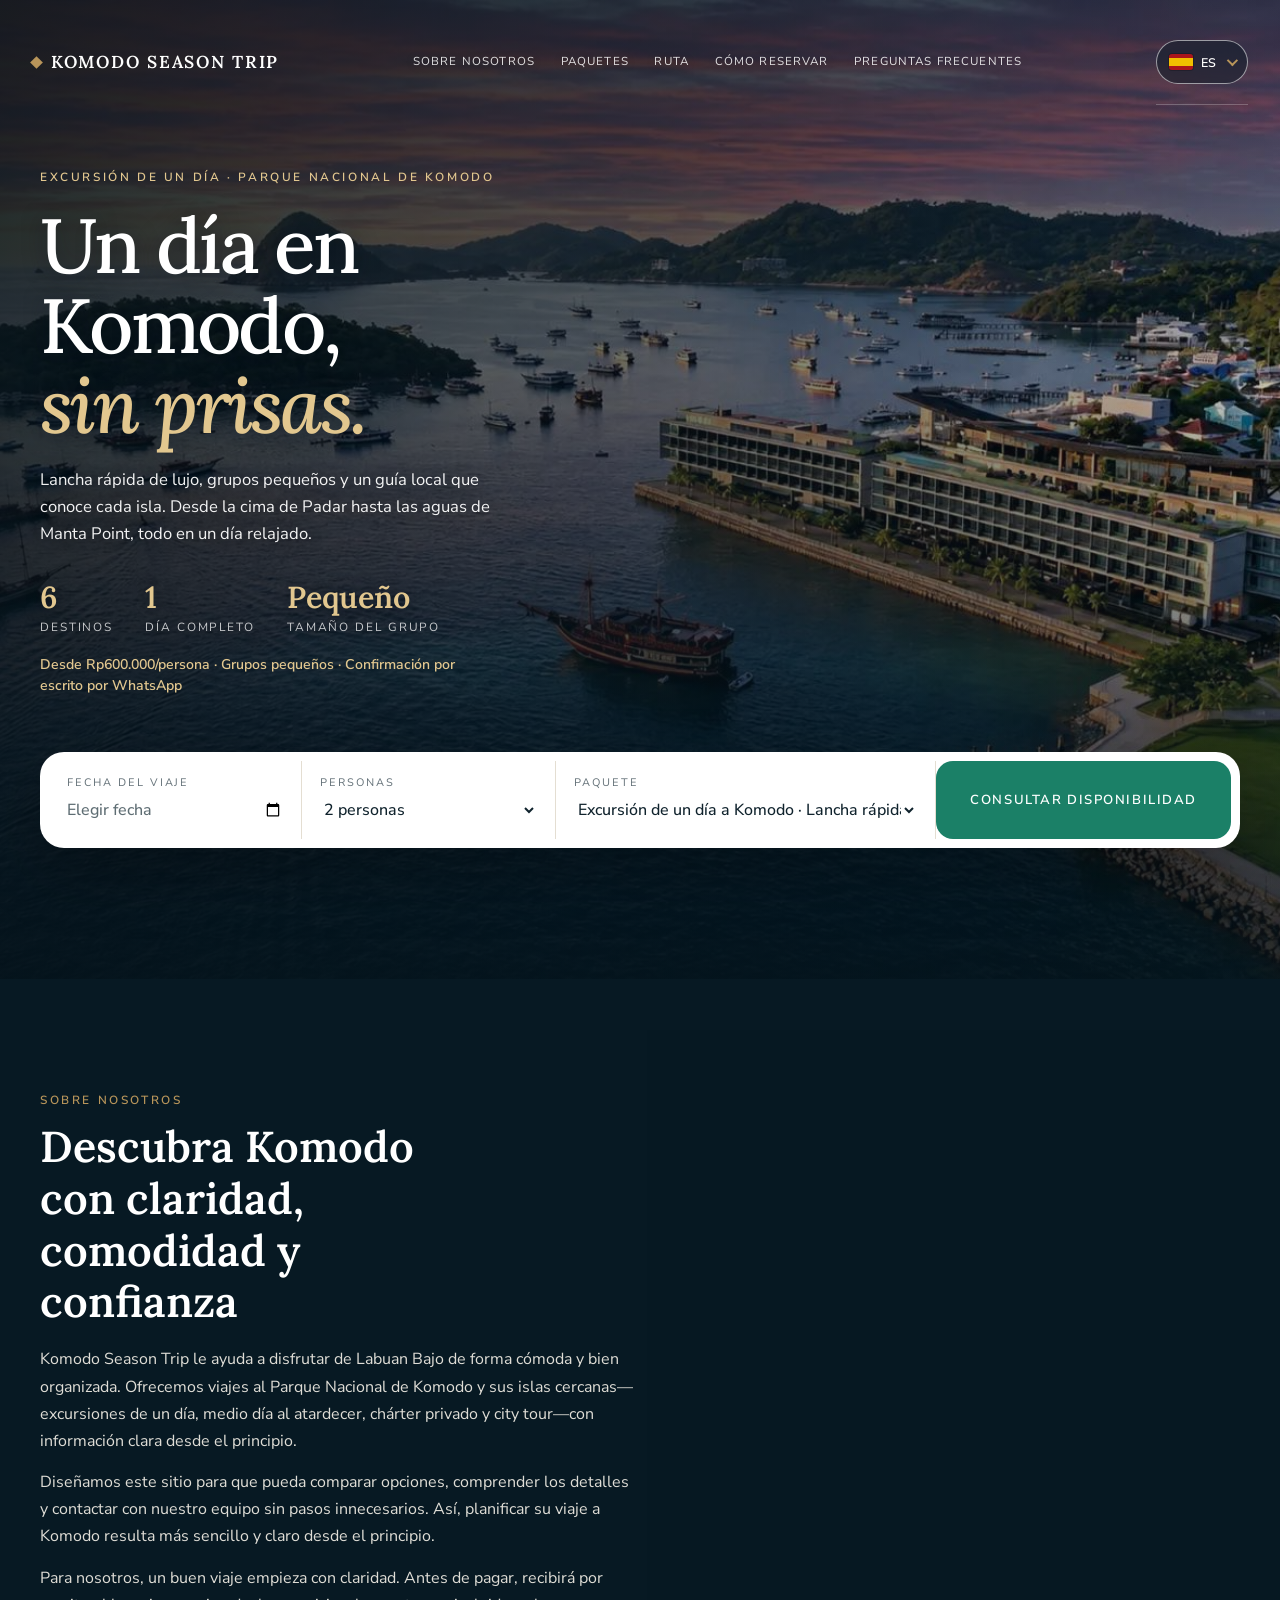
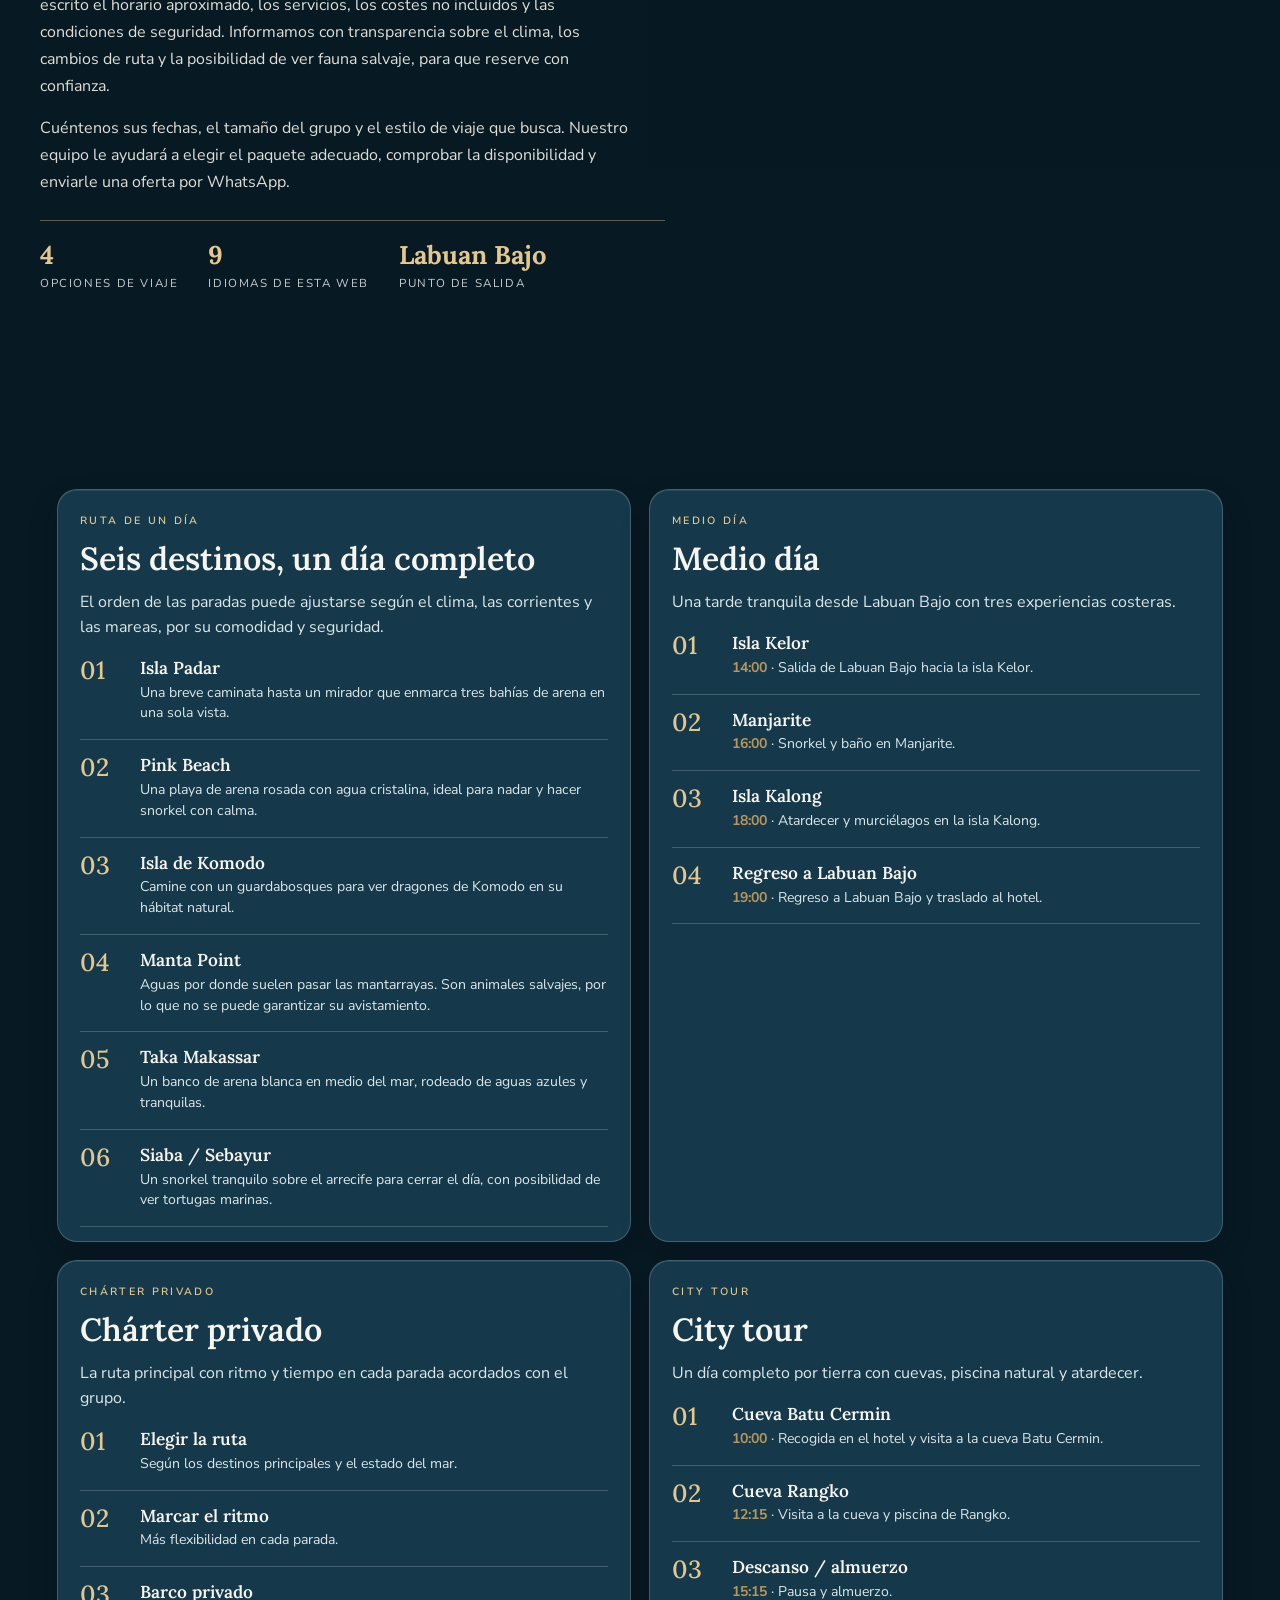
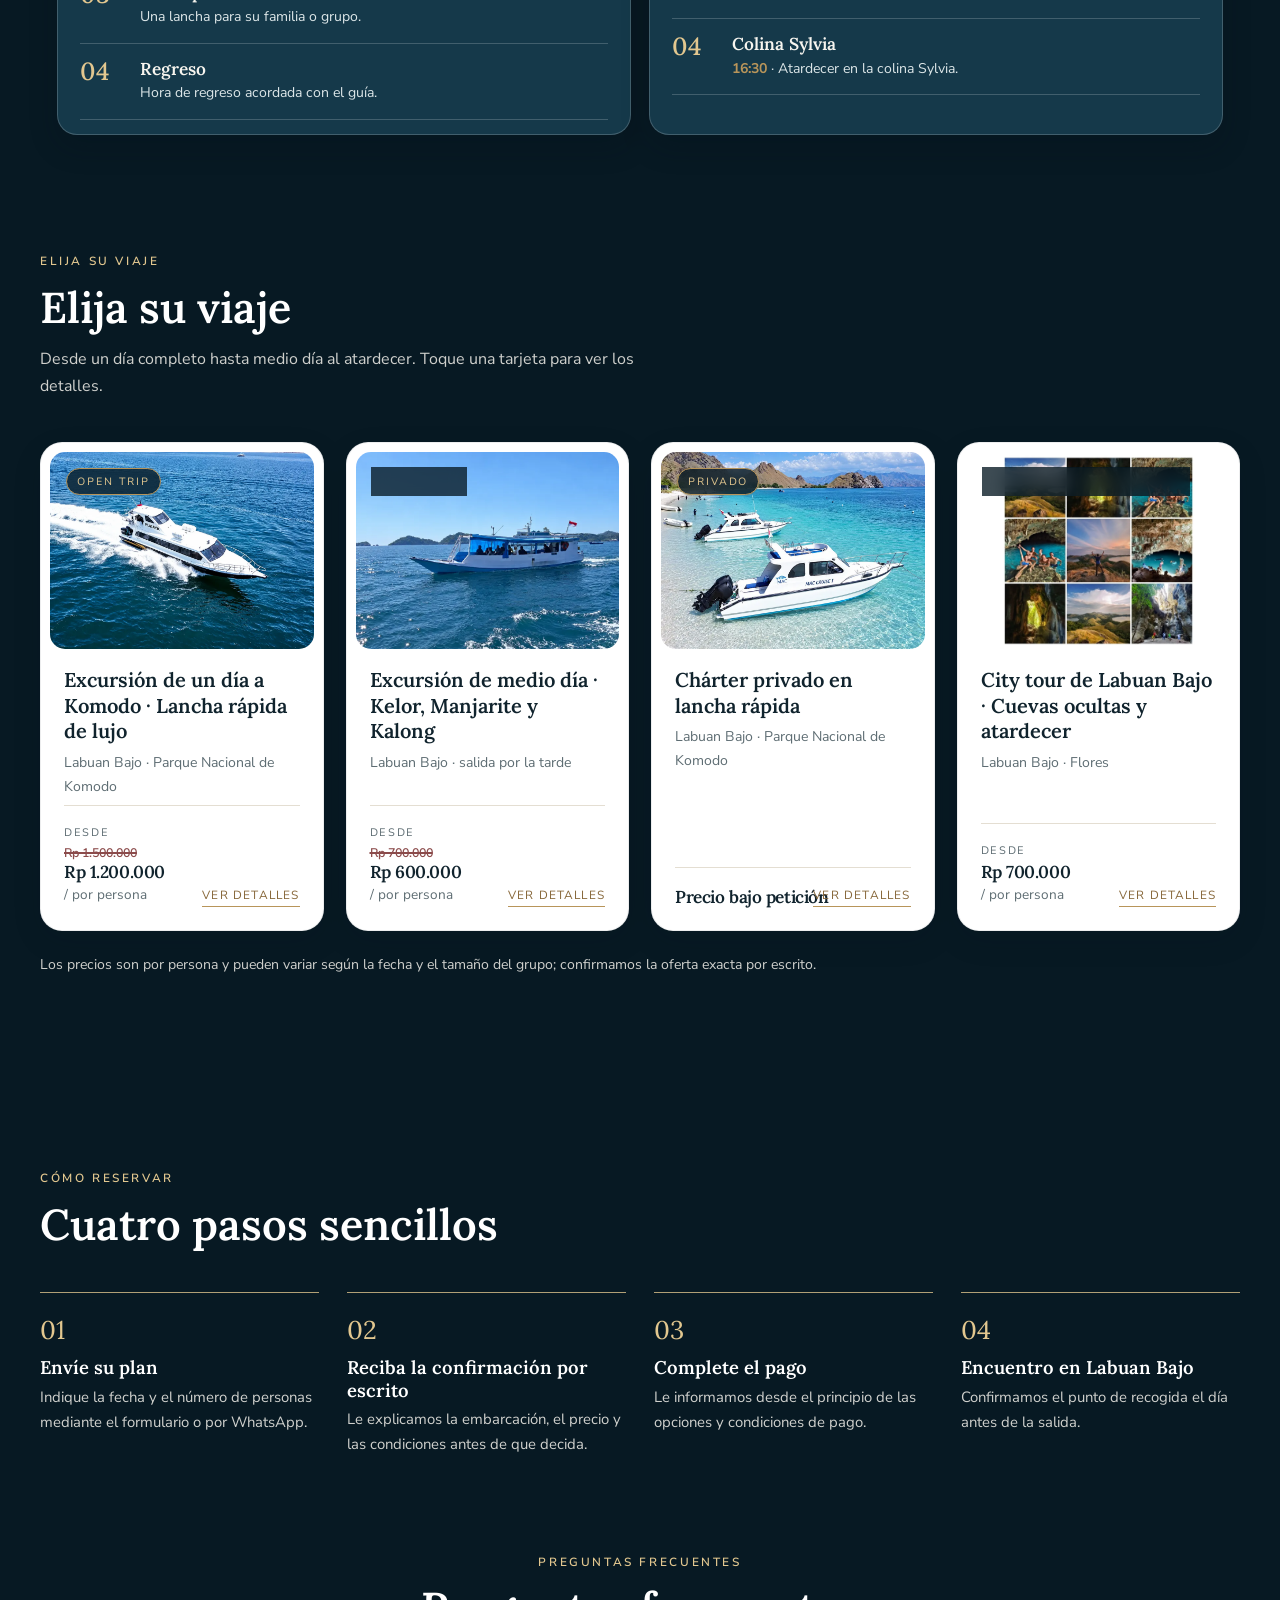
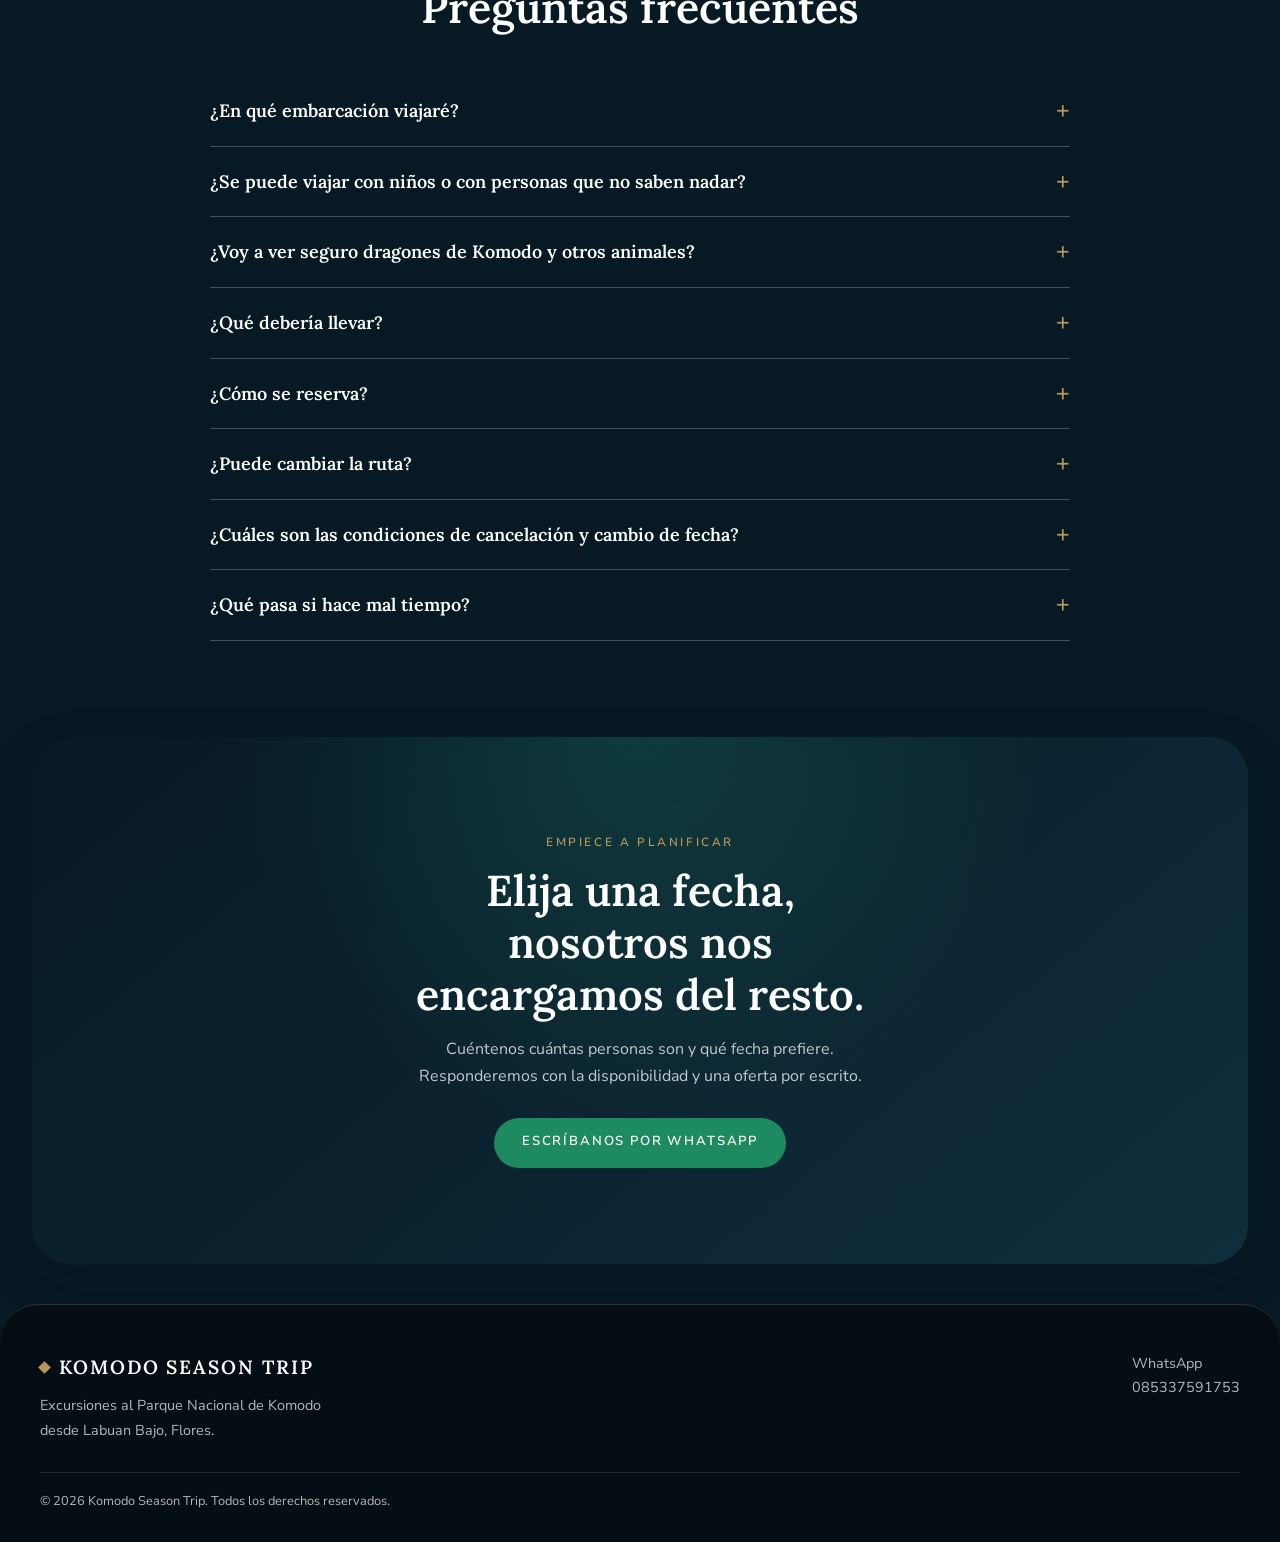
<file: es.html>
<!DOCTYPE html>
<html lang="es">
<head>
<meta charset="UTF-8">
<meta name="viewport" content="width=device-width, initial-scale=1, viewport-fit=cover">
<title>Excursiones a la isla de Komodo desde Labuan Bajo | Komodo Season Trip</title>
<meta name="description" content="Excursiones al Parque Nacional de Komodo desde Labuan Bajo: día completo en lancha rápida de lujo, medio día con atardecer en la isla Kalong, chárter privado y tour por la cueva Rangko. Grupos pequeños, reserva por WhatsApp.">
<meta name="robots" content="index,follow,max-image-preview:large">
<meta property="og:type" content="website"><meta property="og:site_name" content="Komodo Season Trip">
<meta property="og:title" content="Excursiones a la isla de Komodo desde Labuan Bajo | Komodo Season Trip"><meta property="og:description" content="Excursiones al Parque Nacional de Komodo desde Labuan Bajo: día completo en lancha rápida de lujo, medio día con atardecer en la isla Kalong, chárter privado y tour por la cueva Rangko. Grupos pequeños, reserva por WhatsApp.">
<meta property="og:locale" content="es_ES"><meta property="og:locale:alternate" content="id_ID"><meta property="og:locale:alternate" content="en_US"><meta property="og:locale:alternate" content="zh_CN"><meta property="og:locale:alternate" content="ms_MY"><meta property="og:locale:alternate" content="ru_RU"><meta property="og:locale:alternate" content="pt_PT"><meta property="og:locale:alternate" content="it_IT"><meta property="og:locale:alternate" content="de_DE">
<meta property="og:image" content="https://darwin9415.github.io/Komodo-season-trip/hero.webp">
<meta name="twitter:card" content="summary_large_image">
<link rel="alternate" hreflang="id" href="https://darwin9415.github.io/Komodo-season-trip/">
<link rel="alternate" hreflang="en" href="https://darwin9415.github.io/Komodo-season-trip/en.html">
<link rel="alternate" hreflang="zh" href="https://darwin9415.github.io/Komodo-season-trip/zh.html">
<link rel="alternate" hreflang="ms" href="https://darwin9415.github.io/Komodo-season-trip/ms.html">
<link rel="alternate" hreflang="ru" href="https://darwin9415.github.io/Komodo-season-trip/ru.html">
<link rel="alternate" hreflang="es" href="https://darwin9415.github.io/Komodo-season-trip/es.html">
<link rel="alternate" hreflang="pt" href="https://darwin9415.github.io/Komodo-season-trip/pt.html">
<link rel="alternate" hreflang="it" href="https://darwin9415.github.io/Komodo-season-trip/it.html">
<link rel="alternate" hreflang="de" href="https://darwin9415.github.io/Komodo-season-trip/de.html"><link rel="alternate" hreflang="fr" href="https://darwin9415.github.io/Komodo-season-trip/fr.html"><link rel="alternate" hreflang="ar" href="https://darwin9415.github.io/Komodo-season-trip/ar.html">
<link rel="alternate" hreflang="x-default" href="https://darwin9415.github.io/Komodo-season-trip/">
<link rel="canonical" href="https://darwin9415.github.io/Komodo-season-trip/es.html">
<meta property="og:url" content="https://darwin9415.github.io/Komodo-season-trip/es.html">
<link rel="preconnect" href="https://fonts.googleapis.com">
<link rel="preconnect" href="https://fonts.gstatic.com" crossorigin>
<link href="https://fonts.googleapis.com/css2?family=Lora:ital,wght@0,500;0,600;0,700;1,500&family=Nunito+Sans:wght@400;500;600;700&display=swap" rel="stylesheet">
<script type="application/ld+json">{"@context": "https://schema.org", "@graph": [{"@type": "TravelAgency", "name": "Komodo Season Trip", "telephone": "+6285337591753", "areaServed": "Labuan Bajo, Flores, Indonesia", "description": "Excursiones al Parque Nacional de Komodo desde Labuan Bajo: día completo en lancha rápida de lujo, medio día con atardecer en la isla Kalong, chárter privado y tour por la cueva Rangko. Grupos pequeños, reserva por WhatsApp."}, {"@type": "TouristTrip", "name": "Excursión de un día a Komodo · Lancha rápida de lujo", "description": "Excursión abierta (compartida) de día completo a seis destinos del Parque Nacional de Komodo en lancha rápida turística desde Labuan Bajo: isla Padar, Pink Beach, isla de Komodo, Manta Point, Taka Makassar y Siaba o Sebayur. Incluye recogida en el hotel en la zona de Labuan Bajo, almuerzo y guía local.", "provider": {"@type": "TravelAgency", "name": "Komodo Season Trip"}, "offers": {"@type": "Offer", "priceCurrency": "IDR", "price": "1500000", "availability": "https://schema.org/InStock"}}, {"@type": "TouristTrip", "name": "Excursión de medio día · Kelor, Manjarite y Kalong", "description": "Una excursión relajada de medio día: zarpamos de Labuan Bajo por la tarde, paramos en la playa virgen de la isla Kelor, hacemos snorkel en Manjarite y cerramos el día con el atardecer y miles de zorros voladores en la isla Kalong. Incluye recogida y regreso al hotel.", "provider": {"@type": "TravelAgency", "name": "Komodo Season Trip"}, "offers": {"@type": "Offer", "priceCurrency": "IDR", "price": "700000", "availability": "https://schema.org/InStock"}}, {"@type": "TouristTrip", "name": "Chárter privado en lancha rápida", "description": "Alquile una lancha rápida entera solo para su familia o grupo. La ruta sigue el paquete principal, mientras que el ritmo y el tiempo en cada parada se adaptan a sus deseos.", "provider": {"@type": "TravelAgency", "name": "Komodo Season Trip"}}, {"@type": "TouristTrip", "name": "City tour de Labuan Bajo · Cuevas ocultas y atardecer", "description": "Un día privado explorando el lado terrestre de Labuan Bajo: recorrido por la cueva Batu Cermin, baño en la cristalina poza de la cueva Rangko y atardecer en la colina Sylvia. Tres experiencias en un viaje para 2–6 personas.", "provider": {"@type": "TravelAgency", "name": "Komodo Season Trip"}, "offers": {"@type": "Offer", "priceCurrency": "IDR", "price": "700000", "availability": "https://schema.org/InStock"}}]}</script>
<style>
:root{--navy:#08151f;--navy2:#0f2a3c;--gold:#b8955a;--gold2:#dcc08c;--ivory:#f6f3ed;--stone:#ebe5d9;--ink:#101c27;--muted:#67727c;--line:#e0d9ca;
--serif:"Lora",Georgia,"Times New Roman",serif;--sans:"Nunito Sans","Segoe UI",Arial,sans-serif}
*{box-sizing:border-box;margin:0;padding:0}
html{scroll-behavior:smooth}
body{font-variant-numeric:lining-nums;font-family:var(--sans);background:var(--ivory);color:var(--ink);line-height:1.65;font-size:16px;-webkit-font-smoothing:antialiased}
a{color:inherit;text-decoration:none}
svg{display:block}
:focus-visible{outline:2px solid var(--gold);outline-offset:3px}
.wrap{width:min(1140px,90%);margin-inline:auto}
.hide{display:none!important}
.eyebrow{font-size:.74rem;letter-spacing:.22em;text-transform:uppercase;color:var(--gold);font-weight:600}
h1,h2,h3{font-family:var(--serif);font-weight:600;letter-spacing:0;line-height:1.2}
h2{font-size:clamp(1.8rem,3.8vw,2.7rem)}
.btn{display:inline-block;background:var(--gold);color:#08151f;border:0;border-radius:2px;padding:14px 28px;font:600 .82rem var(--sans);letter-spacing:.14em;text-transform:uppercase;cursor:pointer;transition:background .2s}
.btn:hover{background:var(--gold2)}
.btn.ghost{background:transparent;color:inherit;border:1px solid currentColor}
.btn.ghost:hover{background:rgba(184,149,90,.12)}

/* header */
header.top{position:absolute;inset:0 0 auto;z-index:10;color:#fff}
.top .wrap{display:flex;align-items:center;justify-content:space-between;padding-block:24px;gap:20px}
.logo{font-family:var(--serif);font-size:1.15rem;font-weight:600;letter-spacing:.12em;text-transform:uppercase;display:flex;align-items:center;gap:12px}
.logo i{width:9px;height:9px;background:var(--gold);transform:rotate(45deg)}
nav.menu{display:flex;gap:34px;font-size:.82rem;letter-spacing:.12em;text-transform:uppercase}
nav.menu a{opacity:.85;padding:4px 0;border-bottom:1px solid transparent}
nav.menu a:hover{opacity:1;border-color:var(--gold)}
.top .btn{padding:10px 20px}
@media(max-width:860px){nav.menu{display:none}}

/* hero */
.hero{position:relative;color:#fff;min-height:720px;padding:190px 0 0;overflow:hidden;background:#08151f center/cover no-repeat}
.glow{position:absolute;right:10%;top:150px;width:420px;height:420px;border-radius:50%;background:radial-gradient(circle,rgba(220,192,140,.55),rgba(184,149,90,0) 66%);pointer-events:none}
.hero svg.scene{position:absolute;left:0;right:0;bottom:0;width:100%;height:42%;min-height:200px}
.hero .wrap{position:relative;z-index:2}
.hero h1{font-size:clamp(2.4rem,6vw,4.7rem);max-width:12ch;margin-top:18px;font-weight:500}
.hero h1 em{color:var(--gold2);font-style:italic}
.hero .lead{margin-top:22px;max-width:50ch;font-size:1.06rem;color:rgba(255,255,255,.82)}
.facts{display:flex;gap:34px;margin-top:34px;flex-wrap:wrap}
.facts div b{display:block;font-family:var(--serif);font-size:1.8rem;font-weight:600;color:var(--gold2);line-height:1}
.facts div span{font-size:.74rem;letter-spacing:.16em;text-transform:uppercase;opacity:.75}
.cari{position:relative;z-index:3;margin-top:56px;margin-bottom:-52px;background:#fff;color:var(--ink);padding:10px;display:grid;grid-template-columns:1fr 1fr 1.5fr auto;gap:0;box-shadow:0 30px 60px rgba(4,12,20,.35)}
.cari > div{padding:12px 20px;border-right:1px solid var(--line)}
.cari label{display:block;font-size:.68rem;letter-spacing:.18em;text-transform:uppercase;color:var(--muted);margin-bottom:2px}
.cari input,.cari select{width:100%;border:0;background:transparent;font:500 1rem var(--sans);color:var(--ink);padding:4px 0}
.cari .btn{align-self:stretch;border-radius:0;padding-inline:34px}
@media(max-width:900px){.cari{grid-template-columns:1fr 1fr;margin-bottom:-90px}.cari > div{border-bottom:1px solid var(--line)}.cari .btn{grid-column:1/-1;padding-block:16px}}
@media(max-width:520px){.cari{grid-template-columns:1fr}.cari > div{border-right:0}}


section{padding-block:80px}
.sec-head{max-width:640px;margin-bottom:42px}
.sec-head p{color:var(--muted);margin-top:12px}

/* paket */
.cards{display:grid;grid-template-columns:repeat(4,1fr);gap:24px}
@media(max-width:1100px){.cards{grid-template-columns:1fr 1fr}}
@media(max-width:620px){.cards{grid-template-columns:1fr}}
.card{background:#fff;border:1px solid var(--line);cursor:pointer;display:flex;flex-direction:column;transition:transform .25s,box-shadow .25s}
.card:hover{transform:translateY(-4px);box-shadow:0 22px 40px rgba(8,21,31,.12)}
.thumb{height:220px;position:relative;display:grid;place-items:center;color:var(--gold2)}
.has-photo{background-size:cover;background-position:center}.has-photo svg{display:none}
.t1{background:linear-gradient(145deg,#0f2a3c,#08151f)}
.t2{background:linear-gradient(145deg,#14485a,#0a2233)}
.t3{background:linear-gradient(145deg,#1d3a4a,#0a1b27)}
.thumb svg{width:84px;height:84px;opacity:.9}
.tag{position:absolute;left:16px;top:16px;background:rgba(8,21,31,.6);backdrop-filter:blur(4px);font-size:.66rem;letter-spacing:.18em;text-transform:uppercase;border:1px solid var(--gold);color:var(--gold2);padding:4px 10px}
.card .body{padding:24px;display:flex;flex-direction:column;gap:6px;flex:1}
.card h3{font-size:1.25rem}
.where{color:var(--muted);font-size:.88rem}
.score{font-size:.88rem;color:var(--muted)}.score b{color:var(--gold)}
.meta{margin-top:auto;padding-top:18px;border-top:1px solid var(--line);display:flex;justify-content:space-between;align-items:end;gap:10px}
.price small{display:block;font-size:.68rem;letter-spacing:.16em;text-transform:uppercase;color:var(--muted)}
.meta .price{display:flex;flex-direction:column;align-items:flex-start;gap:2px;min-width:0}.meta .price .price-old{display:block!important;margin:0;color:#8b4b4b;font-family:var(--sans);font-size:.86rem;font-weight:600;line-height:1.25;text-decoration-line:line-through;text-decoration-color:#8b4b4b;text-decoration-thickness:2px;white-space:nowrap}.meta .price strong{display:block;color:var(--ink);font-size:1.4rem;line-height:1.2}.price .price-old{display:block;margin:2px 0 0;color:var(--muted);font-size:.82rem;font-weight:500;line-height:1.2;text-decoration:line-through;text-decoration-thickness:1.5px}.price strong{font-family:var(--serif);font-size:1.35rem;font-weight:600}
.price em{font-style:normal;color:var(--muted);font-size:.85rem}
.more{font-size:.74rem;letter-spacing:.16em;text-transform:uppercase;color:var(--gold);border-bottom:1px solid var(--gold)}
.note{margin-top:22px;font-size:.88rem;color:var(--muted)}

/* rute */
.rute{background:linear-gradient(135deg,#fbfaf5 0%,#f7f5ed 48%,#eef5f2 100%);border:1px solid rgba(184,149,90,.22);box-shadow:0 18px 44px rgba(8,21,31,.10)}
.rgrid{display:grid;grid-template-columns:.9fr 1.1fr;gap:60px}
@media(max-width:860px){.rgrid{grid-template-columns:1fr;gap:30px}}
.rgrid .sec-head{position:sticky;top:40px;align-self:start}
@media(max-width:860px){.rgrid .sec-head{position:static}}
.stops{list-style:none}
.stops li{display:grid;grid-template-columns:70px 1fr;gap:16px;padding:22px 0;border-bottom:1px solid var(--line)}
.stops li:first-child{padding-top:0}
.stops b{font-family:var(--serif);font-size:1.9rem;color:var(--gold);line-height:1;font-weight:500}
.stops h3{font-size:1.25rem}
.stops p{color:var(--muted);font-size:.96rem;margin-top:4px}
.route-swipe-hint{display:flex;align-items:center;justify-content:center;gap:10px;width:max-content;max-width:100%;margin:14px auto 0;padding:7px 14px;border:1px solid rgba(184,149,90,.3);border-radius:999px;background:rgba(255,255,255,.74);color:var(--muted);font-size:.8rem;line-height:1.4;text-align:center}.route-swipe-hint span{color:var(--gold);font-size:1.15rem;font-weight:700}
.route-time{font-weight:700;color:var(--gold);white-space:nowrap}
.route-slides{display:block;width:100%;max-width:100%;height:auto;max-height:min(62vh,620px);min-height:0;overflow-x:hidden;overflow-y:auto;overscroll-behavior:auto;-webkit-overflow-scrolling:touch;scrollbar-width:thin;scrollbar-color:var(--gold) transparent;margin:0;padding:0 14px 8px;background:linear-gradient(180deg,rgba(255,255,255,.88),rgba(239,246,242,.78));border:1px solid rgba(184,149,90,.2);border-radius:22px;box-shadow:inset 0 1px 0 rgba(255,255,255,.85)}.route-slides::-webkit-scrollbar{width:8px}.route-slides::-webkit-scrollbar-thumb{background:var(--gold);border:2px solid rgba(255,255,255,.75);border-radius:8px}.route-slides::-webkit-scrollbar-track{background:rgba(224,217,202,.35);border-radius:8px}

.route-slide{display:block;width:100%;background:transparent;border:0;border-radius:0;padding:0}.route-slide+.route-slide{margin-top:30px;padding-top:30px;border-top:1px solid var(--line)}
.route-slide-grid{display:block;width:100%;background:transparent;border:0;border-radius:0;padding:0;box-shadow:none}
.route-slide .sec-head{margin-bottom:0}
.route-slide .sec-head h2{margin-top:10px;color:var(--ink)}
.route-slide .sec-head p{color:var(--muted);margin-top:12px}
.route-slide .eyebrow{font-size:.66rem;color:var(--gold)}
.route-stops{list-style:none;margin:0;padding:0}
.route-stops li{display:grid;grid-template-columns:70px 1fr;gap:16px;padding:22px 0;border-bottom:1px solid var(--line)}
.route-stops li:first-child{padding-top:0}
.route-stops b{font-family:var(--serif);font-size:1.9rem;color:var(--gold);line-height:1;font-weight:500}
.route-stops h3{font-size:1.25rem;margin:0;color:var(--ink)}
.route-stops p{color:var(--muted);font-size:.96rem;margin-top:4px;line-height:1.55}
@media(max-width:860px){.route-stops li{grid-template-columns:58px 1fr}}
@media(max-width:700px){.route-slides{max-height:min(58vh,520px);overflow-y:auto;padding:0 12px 8px}}



/* cara pesan */
.steps{display:grid;grid-template-columns:repeat(4,1fr);gap:28px;counter-reset:s}
@media(max-width:900px){.steps{grid-template-columns:repeat(2,1fr)}}
@media(max-width:520px){.steps{grid-template-columns:1fr}}
.step{counter-increment:s;border-top:1px solid var(--gold);padding-top:16px}
.step::before{content:"0" counter(s);font-family:var(--serif);font-size:1.6rem;color:var(--gold)}
.step h3{font-size:1.15rem;margin:4px 0 6px}
.step p{color:var(--muted);font-size:.93rem}

/* faq */
.faq{max-width:820px;margin-inline:auto}
details{border-bottom:1px solid var(--line);padding:20px 0}
summary{cursor:pointer;list-style:none;display:flex;justify-content:space-between;gap:16px;font-family:var(--serif);font-size:1.12rem;font-weight:600}
summary::-webkit-details-marker{display:none}
summary::after{content:"+";color:var(--gold);font-size:1.6rem;line-height:1}
details[open] summary::after{content:"–"}
details p{color:var(--muted);margin-top:10px;max-width:66ch}

/* cta */
.cta{background:linear-gradient(135deg,var(--navy),var(--navy2));color:#fff;text-align:center}
.cta h2{max-width:18ch;margin:12px auto 0}
.cta p{color:rgba(255,255,255,.75);margin:16px auto 28px;max-width:48ch}
footer.foot{background:#050e15;color:rgba(255,255,255,.7);padding:46px 0 30px;font-size:.9rem}
.foot .row{display:flex;justify-content:space-between;flex-wrap:wrap;gap:24px}
.foot .logo{color:#fff;font-size:1.2rem}
.foot a:hover{color:var(--gold2)}
.foot .copy{margin-top:30px;padding-top:18px;border-top:1px solid rgba(255,255,255,.12);font-size:.8rem}

/* panel detail – modal full dengan sudut membulat */
.overlay{
  position:fixed;inset:0;z-index:50;
  background:rgba(0,0,0,.4);
  opacity:0;visibility:hidden;
  transition:opacity .25s ease,visibility .25s ease;
}
.overlay.on{opacity:1;visibility:visible}
.panel{
  position:fixed;
  left:50%;
  top:50%;
  right:auto;bottom:auto;
  width:min(1100px,calc(100vw - 40px));
  max-width:calc(100vw - 40px);
  height:min(92vh,900px);
  max-height:min(92vh,900px);
  background:#fff;
  z-index:60;
  transform:translate(-50%,-46%) scale(.985);
  opacity:0;visibility:hidden;
  transition:transform .28s ease,opacity .28s ease,visibility .28s ease;
  display:flex;flex-direction:column;
  border-radius:24px;
  overflow:hidden;
  box-shadow:0 28px 70px rgba(8,21,31,.32);
  color:var(--ink);
  pointer-events:none;
}
.panel.on{
  transform:translate(-50%,-50%) scale(1);
  opacity:1;visibility:visible;
  pointer-events:auto;
}
.panel .scroll{overflow-y:auto;flex:1;min-height:0;-webkit-overflow-scrolling:touch;padding-bottom:12px}
.p-hero{height:auto;aspect-ratio:16/9;max-height:320px;position:relative;display:grid;place-items:center;color:var(--gold2);margin:0;border-radius:0}
.p-hero.has-photo{background-size:cover;background-position:center}
.p-hero.gal{aspect-ratio:16/9;max-height:340px}
.p-hero svg{width:100px;height:100px}
.p-close{
  position:absolute;right:16px;top:16px;z-index:5;
  width:42px;height:42px;border-radius:50%;
  border:1px solid rgba(255,255,255,.5);
  background:rgba(8,21,31,.55);color:#fff;
  font-size:1.45rem;cursor:pointer;line-height:1;
  display:grid;place-items:center;
  transition:background .2s,border-color .2s;
}
.p-close:hover{background:rgba(8,21,31,.85);border-color:var(--gold)}
.p-body{padding:26px 32px 10px}
.p-body h2{font-size:1.75rem;color:var(--ink)}
.p-sub{color:var(--muted);margin-top:4px}
.p-score{margin-top:10px;color:var(--muted);font-size:.9rem}.p-score b{color:var(--gold)}
.p-body p.desc{margin-top:16px;max-width:70ch}
.p-body h3{font-size:1.15rem;margin:26px 0 12px;color:var(--ink)}
.spec{display:grid;grid-template-columns:1fr 1fr;gap:1px;background:var(--line);border:1px solid var(--line);border-radius:16px;overflow:hidden}
.spec div{background:#fff;padding:14px 16px}
.spec small{display:block;color:var(--muted);font-size:.66rem;letter-spacing:.16em;text-transform:uppercase}
.spec b{font-size:.95rem;font-weight:500}
.tiers{grid-template-columns:repeat(3,1fr)}.tiers b{font-family:var(--serif);font-size:1.1rem;font-weight:600}
.chips{display:flex;flex-wrap:wrap;gap:8px;list-style:none}
.chips li{border:1px solid var(--line);padding:5px 14px;font-size:.84rem;border-radius:999px}
.itin{list-style:none;border-left:1px solid var(--gold);margin:0 0 0 6px;max-width:100%}.itin li{display:grid;grid-template-columns:max-content minmax(0,1fr);align-items:start;column-gap:16px;padding:0 0 10px 20px;position:relative;width:fit-content;max-width:100%}.itin li::before{content:"";position:absolute;left:-5px;top:7px;width:9px;height:9px;background:var(--gold);transform:rotate(45deg)}.itin b{font-weight:700;font-size:.92rem;letter-spacing:.01em;white-space:nowrap}.itin span{color:var(--muted);font-size:.9rem;min-width:0}
.pinc{display:grid;grid-template-columns:1fr 1fr;gap:16px}
@media(max-width:480px){.pinc{grid-template-columns:1fr}}
.pinc ul{list-style:none;font-size:.9rem}
.pinc li{padding:4px 0 4px 20px;position:relative}
.pinc .y li::before{content:"✓";color:var(--gold);position:absolute;left:0;font-weight:700}
.pinc .n li::before{content:"–";color:var(--muted);position:absolute;left:3px}
.book{
  border-top:1px solid var(--line);
  padding:16px 28px 20px;
  display:flex;align-items:center;gap:14px;
  background:#fff;flex-shrink:0;flex-wrap:wrap;
}
.book .price{flex:1;min-width:120px}
.book input[type=date]{border:1px solid var(--line);padding:10px 12px;font:inherit;background:#fff;max-width:170px;border-radius:12px}
.book .btn{padding:12px 22px;border-radius:999px}
@media(max-width:700px){
  .panel{
    width:calc(100vw - 16px);
    max-width:calc(100vw - 16px);
    height:min(94vh,100%);
    max-height:min(94vh,100%);
    border-radius:20px;
  }
  /* Keep the 16:9 ratio on photo slides on small screens. */
  .p-hero,.p-hero.gal{max-height:none}
  .book input[type=date]{flex:1;max-width:none}
  .p-body{padding:18px 18px 8px}
  .p-body h2{font-size:1.4rem}
  .p-body p.desc{max-width:none}
}
body.lock{overflow:hidden}

/* dialog pesanan */
dialog.od{border:0;width:min(480px,94vw);padding:0;margin:auto;color:var(--ink);background:#fff}
dialog.od::backdrop{background:rgba(4,12,20,.65)}
.od form,.od .o-done{padding:30px;display:grid;gap:14px}
.od h2{font-size:1.65rem}
.od .o-boat{color:var(--gold);font-weight:600;margin-top:-6px}
.od label{display:block;font-size:.68rem;letter-spacing:.16em;text-transform:uppercase;color:var(--muted);margin-bottom:4px}
.od input,.od textarea{width:100%;border:1px solid var(--line);padding:11px 12px;font:inherit;background:#fff;color:var(--ink)}
.od textarea{min-height:76px;resize:vertical}
.o-two{display:grid;grid-template-columns:1fr 1fr;gap:12px}
@media(max-width:420px){.o-two{grid-template-columns:1fr}}
.o-err{color:#b3261e;font-size:.9rem}
.o-act{display:flex;gap:10px;justify-content:flex-end;flex-wrap:wrap}
.od .btn.ghost{color:var(--ink)}

/* foto latar hero (tertanam, tidak perlu file terpisah) */
.hero{background-image:linear-gradient(90deg,rgba(8,21,31,.78) 0%,rgba(8,21,31,.45) 55%,rgba(8,21,31,.2) 100%),linear-gradient(180deg,rgba(8,21,31,.55) 0%,rgba(8,21,31,0) 30%,rgba(8,21,31,0) 62%,rgba(8,21,31,.7) 100%),url(hero.webp);background-position:center 55%}
.hero h1{max-width:15ch;text-wrap:balance;text-shadow:0 2px 24px rgba(4,12,20,.45)}
.hero .lead,.facts{text-shadow:0 1px 14px rgba(4,12,20,.5)}
/* header rapi di layar menengah */
.logo{white-space:nowrap;font-size:1.3rem;letter-spacing:.12em}
nav.menu{gap:28px}nav.menu a,.top .btn{white-space:nowrap}
@media(max-width:980px){nav.menu{display:none}}

/* ===== bingkai melengkung & foto sesuai bingkai ===== */
.btn{border-radius:999px}
.top .btn.ghost{border-radius:999px}
.hero{border-radius:0}
.cari{border-radius:30px}.cari .btn{border-radius:22px}
.card{border-radius:26px;overflow:hidden;padding:12px}
.card .body{padding:18px 10px 8px}
.thumb{height:auto;aspect-ratio:4/3;border-radius:0}
.tag{border-radius:999px}
.panel{/* side radius disabled – using centered modal */}
.p-hero{/* aspect handled in modal panel CSS */}
.spec{border-radius:18px;overflow:hidden}
.chips li{border-radius:999px}
.book input[type=date],.od input,.od textarea{border-radius:14px}
dialog.od{border-radius:30px;overflow:hidden}
.rute,.cta{margin-inline:clamp(10px,2.5vw,36px);border-radius:38px}
.rute{border:1px solid var(--line)}
footer.foot{border-radius:38px 38px 0 0;margin-top:40px}
@media(max-width:600px){.panel{/* bottom sheet radius disabled */}}

/* ===== foto utama: bingkai persegi (tidak melengkung), rasio 4:3 pas dengan foto ===== */
.card{padding:10px}
.card .body{padding:20px 14px 14px}
.thumb{border-radius:0}
.p-hero{margin:14px 14px 0;border-radius:0;max-height:none}
/* foto selalu memenuhi frame (menimpa rule .t1/.t2 yang me-reset ukuran latar) */
.thumb.has-photo,.p-hero.has-photo{background-size:cover;background-position:center;background-repeat:no-repeat}
.thumb.has-photo.fit-contain,.p-hero.has-photo.fit-contain{background-size:contain;background-color:#fff}

/* ===== latar situs: foto Padar (sedikit blur) + warna huruf menyesuaikan ===== */
body{background:#0a1620;color:#f6f3ed}
body::before{content:"";position:fixed;inset:0;z-index:-1;background:linear-gradient(rgba(8,21,31,.46),rgba(8,21,31,.62)),url(bg.webp) center/cover no-repeat}
.pil h3,.sec-head h2,.step h3,summary{color:#fff}
.pil p,.sec-head p,.note,.step p,details p{color:rgba(246,243,237,.84)}
.pil b,.step::before{color:var(--gold2)}
.pil,.step{border-top-color:var(--gold2)}
#paket .eyebrow,#cara .eyebrow,#faq .eyebrow{color:var(--gold2)}
details{border-bottom-color:rgba(255,255,255,.24)}
.card,.rute,.panel{color:var(--ink)}
.card h3,.rute h2,.rute h3,.panel h2,.panel h3{color:var(--ink)}
.rute .sec-head p{color:var(--muted)}
.rute .eyebrow{color:var(--gold)}
/* tombol Cek ketersediaan: hijau */
.cari .btn{background:#1e8a5f;color:#fff}
.cari .btn:hover{background:#17724f}

/* ===== kotak pencarian di hero: tampil penuh & rapi di HP ===== */
html{overflow-x:hidden}
.hs{height:70px}
.cari>div{min-width:0}
.cari input,.cari select{min-width:0;max-width:100%}
.dph{position:relative}
.dph span{position:absolute;left:0;top:50%;transform:translateY(-50%);pointer-events:none;color:var(--muted);font-weight:500}
.dph.has span,.dph:focus-within span{display:none}
.dph:not(.has) input:not(:focus){color:transparent}
@media(max-width:900px){
  .hero{padding-top:150px}
  .hs{height:40px}
  .cari{grid-template-columns:1fr 1fr;margin-top:40px;margin-bottom:0;padding:8px;border-radius:26px}
  .cari>div{padding:10px 14px;border-right:0;border-bottom:1px solid var(--line)}
  .cari>div:nth-child(1){border-right:1px solid var(--line)}
  .cari>div:nth-child(3){grid-column:1/-1}
  .cari .btn{grid-column:1/-1;margin-top:8px;padding:16px;border-radius:20px}
}
@media(max-width:520px){
  .cari{grid-template-columns:1fr}
  .cari>div:nth-child(1){border-right:0}
}

/* ===== semua tombol WhatsApp berwarna hijau ===== */
a.btn[data-wa],#p-wa,#o-wa{background:#1e8a5f!important;color:#fff!important;border:0!important}
a.btn[data-wa]:hover,#p-wa:hover,#o-wa:hover{background:#17724f!important}
/* ===== bar pemesanan di panel: rapi di HP ===== */
.book .price strong,.book .price em{white-space:nowrap}
.book .dph{flex:1;min-width:150px}
.book .dph input[type=date]{width:100%;max-width:none;padding:11px 12px}
.book .dph span{left:14px}
@media(max-width:600px){
  .book{gap:10px}
  .book .price{flex:1 1 100%}
  .book .btn{flex:1 1 150px;text-align:center}
}

/* ===== galeri foto di panel detail ===== */
.p-hero.gal{display:block;background:#0a1620;overflow:hidden}
.gal .sl{position:absolute;inset:0;width:100%;height:100%;display:flex;overflow-x:auto;scroll-snap-type:x mandatory;scrollbar-width:none;-webkit-overflow-scrolling:touch}
.gal .sl::-webkit-scrollbar{display:none}
.gal figure{flex:0 0 100%;width:100%;min-width:100%;scroll-snap-align:center;position:relative;margin:0}
.gal figure img{width:100%;height:100%;object-fit:cover;display:block}
.gal figure.ct{background:#fff}
.gal figure.ct img{object-fit:contain}
.gal figcaption{position:absolute;left:0;right:0;bottom:0;padding:38px 16px 30px;background:linear-gradient(transparent,rgba(8,21,31,.75));color:#fff;font-size:.86rem}
.gal .cnt{position:absolute;left:14px;top:14px;z-index:2;background:rgba(8,21,31,.6);color:#fff;font-size:.74rem;letter-spacing:.1em;padding:5px 12px;border-radius:999px}
.gal .nav{position:absolute;top:50%;transform:translateY(-50%);z-index:2;width:38px;height:38px;border-radius:50%;border:1px solid rgba(255,255,255,.6);background:rgba(8,21,31,.55);color:#fff;font-size:1.4rem;line-height:1;cursor:pointer}
.gal .swipe-hint{position:absolute;left:50%;top:14px;transform:translateX(-50%);z-index:2;padding:5px 11px;border:1px solid rgba(255,255,255,.3);border-radius:999px;background:rgba(8,21,31,.62);color:#fff;font-size:.72rem;line-height:1.4;white-space:nowrap;pointer-events:none}
.gal .prev{left:10px}.gal .next{right:10px}
.gal .dots{position:absolute;left:0;right:0;bottom:12px;z-index:2;display:flex;justify-content:center;gap:6px}
.gal .dots i{width:7px;height:7px;border-radius:50%;background:rgba(255,255,255,.5);transition:width .2s}
.gal .dots i.on{background:var(--gold2);width:18px;border-radius:6px}
.p-close{z-index:3}
/* Desktop: make the gallery span the full modal width. */
@media(min-width:701px){
  /* Desktop mengikuti mode mobile: galeri penuh dengan rasio 16:9. */
  .p-hero.gal{height:auto;aspect-ratio:16/9;max-height:none}
  .gal figure img{object-fit:cover}
}
@media(hover:none){.gal .nav{display:none}}

/* ===== bagian informasi tambahan paket (aturan, FAQ) ===== */
.warn{margin-top:16px;padding:12px 14px;border-left:3px solid var(--gold);background:#faf6ec;border-radius:0 14px 14px 0;font-size:.92rem;line-height:1.55}
.inote{margin-top:10px;font-size:.88rem;color:var(--muted);line-height:1.55}
.xinfo{margin-top:26px}
.acc{border-top:1px solid var(--line)}.acc:last-child{border-bottom:1px solid var(--line)}
.acc>summary{cursor:pointer;list-style:none;display:flex;justify-content:space-between;gap:12px;padding:15px 0;font-family:var(--serif);font-size:1.08rem;font-weight:600}
.acc>summary::-webkit-details-marker{display:none}
.acc>summary::after{content:"+";color:var(--gold);font-size:1.4rem;line-height:1}
.acc[open]>summary::after{content:"–"}
.accb{padding:0 0 16px;font-size:.92rem;line-height:1.6}
.accb p{margin:0 0 10px}
.ilist{margin:0 0 10px 1.15rem;padding:0}.ilist li{margin:4px 0}
.qa{border-top:1px solid var(--line)}
.qa>summary{cursor:pointer;list-style:none;padding:11px 0;font-weight:600;font-size:.93rem;display:flex;justify-content:space-between;gap:10px}
.qa>summary::-webkit-details-marker{display:none}
.qa>summary::after{content:"+";color:var(--gold)}
.qa[open]>summary::after{content:"–"}
.qa p{margin:0 0 12px;color:var(--muted)}

/* ===== panel detail: tampilan rapi & profesional (semua paket, semua bahasa) ===== */
.p-body h3{display:flex;align-items:center;gap:10px;margin:30px 0 14px}
.p-body h3::before{content:"";width:22px;height:2px;background:var(--gold);flex:none}
.spec>div:last-child:nth-child(odd){grid-column:1/-1}
.itin b{font-weight:700;letter-spacing:.01em}
.callout{display:flex;gap:12px;align-items:flex-start;margin-top:14px;padding:13px 15px;background:#f1f6f8;border-radius:14px;font-size:.88rem;line-height:1.55;color:var(--ink)}
.callout b{flex:none;width:20px;height:20px;border-radius:50%;background:var(--gold);color:#fff;display:grid;place-items:center;font:700 .78rem var(--serif);font-style:italic;margin-top:1px}
.xinfo{margin-top:30px;display:grid;gap:10px}
.acc{border:1px solid var(--line);border-radius:16px;background:#fff;overflow:hidden}
.acc:last-child{border-bottom:1px solid var(--line)}
.acc>summary{color:var(--ink);padding:15px 16px;font-size:1.05rem}
.acc[open]>summary{background:#faf6ec;border-bottom:1px solid var(--line)}
.accb{padding:14px 16px 6px}
.accb p{color:var(--ink);margin:0 0 12px}
.accb p.inote{color:var(--muted);font-size:.86rem;margin:2px 0 12px}
.ilist{margin:0 0 12px;padding:0;list-style:none}
.ilist li{position:relative;padding:5px 0 5px 26px;font-size:.92rem;line-height:1.55}
.ilist li::before{content:"";position:absolute;left:8px;top:15px;width:6px;height:6px;background:var(--gold);transform:rotate(45deg)}
ol.ilist{counter-reset:o}ol.ilist li{counter-increment:o;padding-left:32px}
ol.ilist li::before{content:counter(o);left:0;top:6px;width:20px;height:20px;border-radius:50%;transform:none;background:var(--gold);color:#fff;font:700 .72rem var(--sans);display:grid;place-items:center}
.acc.yes .ilist li::before{content:"✓";left:3px;top:5px;width:auto;height:auto;background:none;transform:none;color:#1e8a5f;font:700 .95rem var(--sans)}
.acc.no .ilist li::before{content:"✕";left:3px;top:5px;width:auto;height:auto;background:none;transform:none;color:#b3261e;font:700 .85rem var(--sans)}
.qa{border-top:1px solid var(--line)}
.accb>.qa:first-child{border-top:0}
.qa>summary{color:var(--ink);padding:13px 0;font-weight:600;font-size:.95rem;line-height:1.4}
.qa p{color:var(--muted);margin:0 0 14px}
@media(prefers-reduced-motion:reduce){*{transition:none!important;scroll-behavior:auto!important}}

/* ===== Tentang kami ===== */
.about{padding:150px 0 10px;color:#f6f3ed}
.ab-grid{display:grid;grid-template-columns:1.1fr .9fr;gap:48px;align-items:start}
.ab-text h2{margin:10px 0 18px;max-width:20ch;color:#fff}
.ab-text p{color:rgba(246,243,237,.88);margin:0 0 14px;max-width:60ch;line-height:1.7}
.ab-facts{display:flex;gap:30px;flex-wrap:wrap;margin:24px 0 26px;padding-top:20px;border-top:1px solid rgba(220,192,140,.4)}
.ab-facts b{display:block;font-family:var(--serif);font-size:1.6rem;color:var(--gold2);line-height:1.1}
.ab-facts span{font-size:.72rem;letter-spacing:.14em;text-transform:uppercase;color:rgba(255,255,255,.78)}
.ab-card{background:rgba(8,21,31,.64);-webkit-backdrop-filter:blur(8px);backdrop-filter:blur(8px);border:1px solid rgba(220,192,140,.35);border-radius:28px;padding:26px 26px 12px}
.ab-card h3{font-family:var(--serif);font-size:1.3rem;color:#fff;margin:0 0 8px}
.ab-card ul{list-style:none;margin:0;padding:0}
.ab-card li{display:flex;gap:14px;padding:16px 0;border-top:1px solid rgba(255,255,255,.14)}
.ab-card .ck{flex:none;width:28px;height:28px;border-radius:50%;background:#1e8a5f;color:#fff;display:grid;place-items:center;font-weight:700;font-size:.9rem;margin-top:2px}
.ab-card li b{display:block;font-family:var(--serif);font-size:1.05rem;color:#fff;margin-bottom:3px}
.ab-card li p{margin:0;font-size:.9rem;color:rgba(246,243,237,.84);line-height:1.55}
@media(max-width:900px){.about{padding-top:60px}.ab-grid{grid-template-columns:1fr;gap:30px}}

/* ===== multi bahasa ===== */
.hr{display:flex;align-items:center;gap:10px}
.lang{position:relative}
.lang summary{list-style:none;cursor:pointer;border:1px solid rgba(255,255,255,.55);border-radius:999px;padding:9px 14px;font:600 .78rem var(--sans);letter-spacing:.04em;white-space:nowrap;display:flex;align-items:center;gap:6px;color:#fff;background:rgba(8,21,31,.28)}
.lang summary::-webkit-details-marker{display:none}
.lang ul{position:absolute;right:0;top:calc(100% + 8px);background:#fff;color:var(--ink);border-radius:18px;padding:6px;list-style:none;min-width:190px;box-shadow:0 18px 40px rgba(4,12,20,.3);z-index:30}
.lang li a{display:block;padding:10px 14px;border-radius:12px;font-size:.92rem}
.lang li a:hover,.lang li a[aria-current]{background:#f1ece2}
@media(max-width:560px){.top .btn{display:none}.logo{font-size:1rem;letter-spacing:.08em}}
h1,h2,h3{overflow-wrap:break-word;hyphens:auto}
.fl{width:24px;height:16px;border-radius:3px;box-shadow:0 0 0 1px rgba(0,0,0,.2);flex:none;display:block;overflow:hidden}
.lang summary{gap:8px}
.lang summary::after{content:"";width:6px;height:6px;border-right:2px solid currentColor;border-bottom:2px solid currentColor;transform:rotate(45deg) translateY(-2px);margin-left:2px;font-size:0}
.lang[open] summary::after{content:"";transform:rotate(-135deg) translateY(-1px)}
.lang li a{display:flex;align-items:center;gap:12px}
html[lang="zh"]{--sans:"Nunito Sans","PingFang SC","Hiragino Sans GB","Microsoft YaHei","Noto Sans SC",sans-serif;--serif:"Lora","Songti SC","Noto Serif SC","SimSun",serif}
html[lang="zh"] .hero h1{max-width:11em}
html[lang="zh"] .eyebrow,html[lang="zh"] .more,html[lang="zh"] .btn{letter-spacing:.04em}

/* ===== mobile hamburger & drawer ===== */
.nav-toggle{display:none;align-items:center;justify-content:center;width:44px;height:44px;border:1px solid rgba(255,255,255,.35);background:rgba(8,21,31,.35);backdrop-filter:blur(6px);border-radius:10px;cursor:pointer;color:#fff;padding:0;flex-shrink:0}
.nav-toggle svg{width:22px;height:22px}
.nav-toggle .ic-close{display:none}
.nav-toggle[aria-expanded="true"] .ic-open{display:none}
.nav-toggle[aria-expanded="true"] .ic-close{display:block}
.mnav{position:fixed;inset:0 0 auto 0;top:0;z-index:40;background:rgba(8,21,31,.97);color:#fff;padding:88px 24px 28px;transform:translateY(-110%);opacity:0;visibility:hidden;transition:transform .28s ease,opacity .28s ease,visibility .28s;max-height:100vh;overflow-y:auto;-webkit-overflow-scrolling:touch}
.mnav.on{transform:none;opacity:1;visibility:visible}
.mnav nav{display:flex;flex-direction:column;gap:4px}
.mnav a{display:block;padding:14px 8px;font-size:1rem;letter-spacing:.08em;text-transform:uppercase;border-bottom:1px solid rgba(255,255,255,.1);opacity:.92}
.mnav a:hover,.mnav a:focus-visible{opacity:1;color:var(--gold2)}
.mnav .mnav-wa{margin-top:22px;display:inline-flex;align-items:center;justify-content:center;width:100%;text-align:center}
body.nav-open{overflow:hidden}
@media(max-width:980px){
  .nav-toggle{display:inline-flex}
  nav.menu{display:none!important}
  .top .wrap{gap:12px}
  .hr{display:flex;align-items:center;gap:10px}
}
@media(min-width:981px){
  .mnav{display:none!important}
}
/* hero CTA clarity */
.hero-cta-note{margin-top:14px;font-size:.88rem;color:rgba(255,255,255,.78);max-width:52ch;line-height:1.5}
.hero-cta-note strong{color:var(--gold2);font-weight:600}
.cari-micro{margin-top:12px;font-size:.8rem;color:rgba(255,255,255,.7);text-align:center;max-width:48ch;margin-inline:auto}
@media(max-width:900px){
  .cari-micro{margin-bottom:8px}
}
</style>
<link rel="stylesheet" href="premium.css">
</head>
<body><svg xmlns="http://www.w3.org/2000/svg" style="position:absolute;width:0;height:0;overflow:hidden" aria-hidden="true"><defs><symbol id="f-id" viewBox="0 0 30 20"><rect width="30" height="10" fill="#e70011"/><rect y="10" width="30" height="10" fill="#fff"/></symbol><symbol id="f-en" viewBox="0 0 30 20"><rect width="30" height="20" fill="#012169"/><path d="M0 0L30 20M30 0L0 20" stroke="#fff" stroke-width="4"/><path d="M0 0L30 20M30 0L0 20" stroke="#c8102e" stroke-width="1.5"/><path d="M15 0V20M0 10H30" stroke="#fff" stroke-width="6.5"/><path d="M15 0V20M0 10H30" stroke="#c8102e" stroke-width="3.6"/></symbol><symbol id="f-zh" viewBox="0 0 30 20"><rect width="30" height="20" fill="#de2910"/><polygon fill="#ffde00" points="5.00,2.00 5.68,4.07 7.85,4.07 6.09,5.36 6.76,7.43 5.00,6.15 3.24,7.43 3.91,5.36 2.15,4.07 4.32,4.07"/><polygon fill="#ffde00" points="10.86,1.49 10.40,2.04 10.75,2.66 10.09,2.39 9.61,2.92 9.66,2.21 9.00,1.91 9.70,1.74 9.78,1.03 10.16,1.63"/><polygon fill="#ffde00" points="12.99,3.86 12.35,4.19 12.44,4.90 11.93,4.39 11.28,4.70 11.60,4.06 11.12,3.53 11.82,3.64 12.17,3.01 12.29,3.72"/><polygon fill="#ffde00" points="12.96,7.27 12.25,7.31 12.04,8.00 11.78,7.33 11.06,7.34 11.62,6.89 11.38,6.21 11.99,6.60 12.56,6.17 12.38,6.86"/><polygon fill="#ffde00" points="10.78,9.62 10.11,9.39 9.65,9.94 9.67,9.22 9.00,8.95 9.69,8.75 9.74,8.04 10.14,8.63 10.84,8.45 10.40,9.02"/></symbol><symbol id="f-ms" viewBox="0 0 30 20"><rect y="0.000" width="30" height="1.4286" fill="#cc0001"/><rect y="1.429" width="30" height="1.4286" fill="#fff"/><rect y="2.857" width="30" height="1.4286" fill="#cc0001"/><rect y="4.286" width="30" height="1.4286" fill="#fff"/><rect y="5.714" width="30" height="1.4286" fill="#cc0001"/><rect y="7.143" width="30" height="1.4286" fill="#fff"/><rect y="8.571" width="30" height="1.4286" fill="#cc0001"/><rect y="10.000" width="30" height="1.4286" fill="#fff"/><rect y="11.429" width="30" height="1.4286" fill="#cc0001"/><rect y="12.857" width="30" height="1.4286" fill="#fff"/><rect y="14.286" width="30" height="1.4286" fill="#cc0001"/><rect y="15.714" width="30" height="1.4286" fill="#fff"/><rect y="17.143" width="30" height="1.4286" fill="#cc0001"/><rect y="18.571" width="30" height="1.4286" fill="#fff"/><rect width="15" height="11.43" fill="#010066"/><circle cx="5.3" cy="5.7" r="3.2" fill="#fc0"/><circle cx="6.2" cy="5.7" r="2.6" fill="#010066"/><polygon fill="#fc0" points="10.60,2.90 11.12,4.62 12.79,3.95 11.77,5.43 13.33,6.32 11.54,6.45 11.81,8.22 10.60,6.90 9.39,8.22 9.66,6.45 7.87,6.32 9.43,5.43 8.41,3.95 10.08,4.62"/></symbol><symbol id="f-ru" viewBox="0 0 30 20"><rect width="30" height="20" fill="#fff"/><rect y="6.67" width="30" height="6.67" fill="#0039a6"/><rect y="13.33" width="30" height="6.67" fill="#d52b1e"/></symbol><symbol id="f-es" viewBox="0 0 30 20"><rect width="30" height="20" fill="#aa151b"/><rect y="5" width="30" height="10" fill="#f1bf00"/></symbol><symbol id="f-pt" viewBox="0 0 30 20"><rect width="30" height="20" fill="#f00"/><rect width="12" height="20" fill="#060"/><circle cx="12" cy="10" r="3.6" fill="none" stroke="#fc0" stroke-width="1"/><rect x="10.3" y="8.3" width="3.4" height="3.6" rx=".6" fill="#fff" stroke="#f00" stroke-width=".7"/></symbol><symbol id="f-it" viewBox="0 0 30 20"><rect width="30" height="20" fill="#fff"/><rect width="10" height="20" fill="#009246"/><rect x="20" width="10" height="20" fill="#ce2b37"/></symbol><symbol id="f-de" viewBox="0 0 30 20"><rect width="30" height="6.67" fill="#000"/><rect y="6.67" width="30" height="6.67" fill="#d00"/><rect y="13.33" width="30" height="6.67" fill="#ffce00"/></symbol><symbol id="f-fr" viewBox="0 0 30 20"><rect width="10" height="20" fill="#0055a4"/><rect x="10" width="10" height="20" fill="#fff"/><rect x="20" width="10" height="20" fill="#ef4135"/></symbol><symbol id="f-ar" viewBox="0 0 30 20"><rect width="30" height="20" fill="#ce1126"/><rect width="30" height="13.33" fill="#fff"/><rect width="30" height="6.67" fill="#000"/><polygon fill="#007a3d" points="0,0 14,10 0,20"/></symbol></defs></svg>

<header class="top">
  <div class="wrap">
    <a class="logo" href="#"><i></i>Komodo Season Trip</a>
    <nav class="menu" aria-label="Menú principal">
      <a href="#tentang">Sobre nosotros</a><a href="#paket">Paquetes</a><a href="#rute">Ruta</a><a href="#cara">Cómo reservar</a><a href="#faq">Preguntas frecuentes</a>
    </nav>
    <div class="hr"><details class="lang"><summary aria-label="Language / Bahasa"><svg class="fl" viewBox="0 0 30 20" aria-hidden="true"><use href="#f-es"/></svg><span>ES</span></summary><ul><li><a href="index.html" hreflang="id" lang="id"><svg class="fl" viewBox="0 0 30 20" aria-hidden="true"><use href="#f-id"/></svg><span>Bahasa Indonesia</span></a></li><li><a href="en.html" hreflang="en" lang="en"><svg class="fl" viewBox="0 0 30 20" aria-hidden="true"><use href="#f-en"/></svg><span>English</span></a></li><li><a href="zh.html" hreflang="zh" lang="zh"><svg class="fl" viewBox="0 0 30 20" aria-hidden="true"><use href="#f-zh"/></svg><span>中文（简体）</span></a></li><li><a href="ms.html" hreflang="ms" lang="ms"><svg class="fl" viewBox="0 0 30 20" aria-hidden="true"><use href="#f-ms"/></svg><span>Bahasa Melayu</span></a></li><li><a href="ru.html" hreflang="ru" lang="ru"><svg class="fl" viewBox="0 0 30 20" aria-hidden="true"><use href="#f-ru"/></svg><span>Русский</span></a></li><li><a href="es.html" hreflang="es" lang="es" aria-current="true"><svg class="fl" viewBox="0 0 30 20" aria-hidden="true"><use href="#f-es"/></svg><span>Español</span></a></li><li><a href="pt.html" hreflang="pt" lang="pt"><svg class="fl" viewBox="0 0 30 20" aria-hidden="true"><use href="#f-pt"/></svg><span>Português</span></a></li><li><a href="it.html" hreflang="it" lang="it"><svg class="fl" viewBox="0 0 30 20" aria-hidden="true"><use href="#f-it"/></svg><span>Italiano</span></a></li><li><a href="de.html" hreflang="de" lang="de"><svg class="fl" viewBox="0 0 30 20" aria-hidden="true"><use href="#f-de"/></svg><span>Deutsch</span></a></li><li><a href="fr.html" hreflang="fr" lang="fr"><svg class="fl" viewBox="0 0 30 20"><use href="#f-fr"/></svg><span>Français</span></a></li><li><a href="ar.html" hreflang="ar" lang="ar"><svg class="fl" viewBox="0 0 30 20"><use href="#f-ar"/></svg><span>العربية</span></a></li></ul></details><button type="button" class="nav-toggle" id="nav-toggle" aria-label="Abrir menú" data-open="Abrir menú" data-close="Cerrar menú" aria-expanded="false" aria-controls="mnav"><svg class="ic-open" viewBox="0 0 24 24" fill="none" stroke="currentColor" stroke-width="2" stroke-linecap="round" aria-hidden="true"><path d="M4 7h16M4 12h16M4 17h16"/></svg><svg class="ic-close" viewBox="0 0 24 24" fill="none" stroke="currentColor" stroke-width="2" stroke-linecap="round" aria-hidden="true"><path d="M6 6l12 12M18 6L6 18"/></svg></button></div>
  </div>
</header>
<div class="mnav" id="mnav" role="dialog" aria-modal="true" aria-label="Menú principal" hidden><nav aria-label="Menú principal">
      <a href="#tentang">Sobre nosotros</a><a href="#paket">Paquetes</a><a href="#rute">Ruta</a><a href="#cara">Cómo reservar</a><a href="#faq">Preguntas frecuentes</a>
    </nav></div>

<div class="hero">
  <div class="wrap">
    <div class="eyebrow">Excursión de un día · Parque Nacional de Komodo</div>
    <h1>Un día en Komodo, <em>sin prisas.</em></h1>
    <p class="lead">Lancha rápida de lujo, grupos pequeños y un guía local que conoce cada isla. Desde la cima de Padar hasta las aguas de Manta Point, todo en un día relajado.</p>
    <div class="facts"><div><b>6</b><span>Destinos</span></div><div><b>1</b><span>Día completo</span></div><div><b>Pequeño</b><span>Tamaño del grupo</span></div></div>

    <p class="hero-cta-note"><strong>Desde Rp600.000/persona · Grupos pequeños · Confirmación por escrito por WhatsApp</strong></p>
    <form class="cari" id="cari" aria-label="Consultar disponibilidad">
      <div><label for="h-date">Fecha del viaje</label><div class="dph"><span>Elegir fecha</span><input type="date" id="h-date" required></div></div>
      <div><label for="h-guests">Personas</label><select id="h-guests"></select></div>
      <div><label for="h-pkg">Paquete</label><select id="h-pkg"></select></div>
      <button class="btn" type="submit">Consultar disponibilidad</button>
    </form>
    <p class="cari-micro">Aún no hace falta pagar. Primero comprobamos disponibilidad y enviamos una oferta por escrito.</p>
  </div>
  <div class="hs"></div>
</div>

<main>
<section class="about" id="tentang">
  <div class="wrap"><div class="ab-grid">
    <div class="ab-text">
      <div class="eyebrow">Sobre nosotros</div>
      <h2>Descubra Komodo con claridad, comodidad y confianza</h2><p>Komodo Season Trip le ayuda a disfrutar de Labuan Bajo de forma cómoda y bien organizada. Ofrecemos viajes al Parque Nacional de Komodo y sus islas cercanas—excursiones de un día, medio día al atardecer, chárter privado y city tour—con información clara desde el principio.</p><p>Diseñamos este sitio para que pueda comparar opciones, comprender los detalles y contactar con nuestro equipo sin pasos innecesarios. Así, planificar su viaje a Komodo resulta más sencillo y claro desde el principio.</p><p>Para nosotros, un buen viaje empieza con claridad. Antes de pagar, recibirá por escrito el horario aproximado, los servicios, los costes no incluidos y las condiciones de seguridad. Informamos con transparencia sobre el clima, los cambios de ruta y la posibilidad de ver fauna salvaje, para que reserve con confianza.</p><p>Cuéntenos sus fechas, el tamaño del grupo y el estilo de viaje que busca. Nuestro equipo le ayudará a elegir el paquete adecuado, comprobar la disponibilidad y enviarle una oferta por WhatsApp.</p>
      <div class="ab-facts"><div><b>4</b><span>Opciones de viaje</span></div><div><b>9</b><span>Idiomas de esta web</span></div><div><b>Labuan Bajo</b><span>Punto de salida</span></div></div>
      
    </div>
    <aside class="ab-card" aria-label="Cómo trabajamos">
      <h3>Cómo trabajamos</h3>
      <ul>
        <li><span class="ck" aria-hidden="true">✓</span><div><b>Confirmación por escrito</b><p>Confirmamos la disponibilidad, el precio, los servicios y las condiciones por WhatsApp antes de que pague.</p></div></li>
        <li><span class="ck" aria-hidden="true">✓</span><div><b>Una factura clara</b><p>El pago se realiza según el importe y el plazo de la factura. El precio final es el de la última factura.</p></div></li>
        <li><span class="ck" aria-hidden="true">✓</span><div><b>Honestidad con la fauna y el clima</b><p>Los dragones de Komodo, las mantarrayas y los zorros voladores son animales salvajes. Los avistamientos y las rutas pueden cambiar según las condiciones, y lo explicamos desde el principio.</p></div></li>
        <li><span class="ck" aria-hidden="true">✓</span><div><b>La seguridad, primero</b><p>La ruta y el orden de los destinos pueden ajustarse por seguridad. Los guías y la tripulación dan indicaciones durante todo el viaje.</p></div></li>
      </ul>
    </aside>
  </div></div>
</section>
<section class="rute" id="rute"><div class="wrap"><div aria-label="Otras rutas" class="route-slides"><article class="route-slide"><div class="route-slide-grid"><div class="sec-head"><div class="eyebrow">Ruta de un día</div><h2 style="margin-top:10px">Seis destinos, un día completo</h2><p>El orden de las paradas puede ajustarse según el clima, las corrientes y las mareas, por su comodidad y seguridad.</p></div><ol class="stops">
<li><b>01</b><div><h3>Isla Padar</h3><p>Una breve caminata hasta un mirador que enmarca tres bahías de arena en una sola vista.</p></div></li>
<li><b>02</b><div><h3>Pink Beach</h3><p>Una playa de arena rosada con agua cristalina, ideal para nadar y hacer snorkel con calma.</p></div></li>
<li><b>03</b><div><h3>Isla de Komodo</h3><p>Camine con un guardabosques para ver dragones de Komodo en su hábitat natural.</p></div></li>
<li><b>04</b><div><h3>Manta Point</h3><p>Aguas por donde suelen pasar las mantarrayas. Son animales salvajes, por lo que no se puede garantizar su avistamiento.</p></div></li>
<li><b>05</b><div><h3>Taka Makassar</h3><p>Un banco de arena blanca en medio del mar, rodeado de aguas azules y tranquilas.</p></div></li>
<li><b>06</b><div><h3>Siaba / Sebayur</h3><p>Un snorkel tranquilo sobre el arrecife para cerrar el día, con posibilidad de ver tortugas marinas.</p></div></li>
</ol></div></article>
<article class="route-slide"><div class="route-slide-grid"><div class="sec-head"><div class="eyebrow">Medio día</div><h2>Medio día</h2><p>Una tarde tranquila desde Labuan Bajo con tres experiencias costeras.</p></div><ol class="route-stops"><li><b>01</b><div><h3>Isla Kelor</h3><p><span class="route-time">14:00</span> · Salida de Labuan Bajo hacia la isla Kelor.</p></div></li><li><b>02</b><div><h3>Manjarite</h3><p><span class="route-time">16:00</span> · Snorkel y baño en Manjarite.</p></div></li><li><b>03</b><div><h3>Isla Kalong</h3><p><span class="route-time">18:00</span> · Atardecer y murciélagos en la isla Kalong.</p></div></li><li><b>04</b><div><h3>Regreso a Labuan Bajo</h3><p><span class="route-time">19:00</span> · Regreso a Labuan Bajo y traslado al hotel.</p></div></li></ol></div></article>
<article class="route-slide"><div class="route-slide-grid"><div class="sec-head"><div class="eyebrow">Chárter privado</div><h2>Chárter privado</h2><p>La ruta principal con ritmo y tiempo en cada parada acordados con el grupo.</p></div><ol class="route-stops"><li><b>01</b><div><h3>Elegir la ruta</h3><p>Según los destinos principales y el estado del mar.</p></div></li><li><b>02</b><div><h3>Marcar el ritmo</h3><p>Más flexibilidad en cada parada.</p></div></li><li><b>03</b><div><h3>Barco privado</h3><p>Una lancha para su familia o grupo.</p></div></li><li><b>04</b><div><h3>Regreso</h3><p>Hora de regreso acordada con el guía.</p></div></li></ol></div></article>
<article class="route-slide"><div class="route-slide-grid"><div class="sec-head"><div class="eyebrow">City tour</div><h2>City tour</h2><p>Un día completo por tierra con cuevas, piscina natural y atardecer.</p></div><ol class="route-stops"><li><b>01</b><div><h3>Cueva Batu Cermin</h3><p><span class="route-time">10:00</span> · Recogida en el hotel y visita a la cueva Batu Cermin.</p></div></li><li><b>02</b><div><h3>Cueva Rangko</h3><p><span class="route-time">12:15</span> · Visita a la cueva y piscina de Rangko.</p></div></li><li><b>03</b><div><h3>Descanso / almuerzo</h3><p><span class="route-time">15:15</span> · Pausa y almuerzo.</p></div></li><li><b>04</b><div><h3>Colina Sylvia</h3><p><span class="route-time">16:30</span> · Atardecer en la colina Sylvia.</p></div></li></ol></div></article>
</div><p class="route-swipe-hint"><span aria-hidden="true">↓</span>Desplázate hacia abajo dentro del panel para ver todas las rutas<span aria-hidden="true">↓</span></p></div>


</section>

<section id="paket" style="padding-top:20px">
  <div class="wrap">
    <div class="sec-head"><div class="eyebrow">Elija su viaje</div><h2 style="margin-top:10px">Elija su viaje</h2><p>Desde un día completo hasta medio día al atardecer. Toque una tarjeta para ver los detalles.</p></div>
    <div class="cards" id="cards"></div>
    <p class="note">Los precios son por persona y pueden variar según la fecha y el tamaño del grupo; confirmamos la oferta exacta por escrito.</p>
  </div>
</section>
<section id="cara">
  <div class="wrap">
    <div class="sec-head"><div class="eyebrow">Cómo reservar</div><h2 style="margin-top:10px">Cuatro pasos sencillos</h2></div>
    <div class="steps">
      <div class="step"><h3>Envíe su plan</h3><p>Indique la fecha y el número de personas mediante el formulario o por WhatsApp.</p></div>
      <div class="step"><h3>Reciba la confirmación por escrito</h3><p>Le explicamos la embarcación, el precio y las condiciones antes de que decida.</p></div>
      <div class="step"><h3>Complete el pago</h3><p>Le informamos desde el principio de las opciones y condiciones de pago.</p></div>
      <div class="step"><h3>Encuentro en Labuan Bajo</h3><p>Confirmamos el punto de recogida el día antes de la salida.</p></div>
    </div>
  </div>
</section>

<section id="faq" style="padding-top:0">
  <div class="wrap faq">
    <div class="sec-head" style="margin-inline:auto;text-align:center"><div class="eyebrow">Preguntas frecuentes</div><h2 style="margin-top:10px">Preguntas frecuentes</h2></div>
    <details><summary>¿En qué embarcación viajaré?</summary><p>Usted elige la categoría de la embarcación. Confirmamos el nombre antes de la salida y siempre corresponde a la categoría reservada.</p></details>
    <details><summary>¿Se puede viajar con niños o con personas que no saben nadar?</summary><p>Sí. Indíquenos la edad del niño para preparar chalecos salvavidas y un lugar de snorkel adecuado. Quienes no saben nadar pueden participar con chaleco salvavidas en aguas seguras, acompañados por el guía.</p></details>
    <details><summary>¿Voy a ver seguro dragones de Komodo y otros animales?</summary><p>Los dragones de Komodo viven en libertad en su hábitat. Los guías y guardabosques conocen las mejores zonas, pero no se pueden prometer encuentros con fauna salvaje, incluidas mantarrayas, tortugas y zorros voladores.</p></details>
    <details><summary>¿Qué debería llevar?</summary><p>Protector solar seguro para los arrecifes, gorra, gafas de sol, ropa de cambio, toalla, calzado cómodo para senderismo ligero y medicación personal si la necesita.</p></details>
    <details><summary>¿Cómo se reserva?</summary><p>Rellene el formulario de reserva o contáctenos por WhatsApp. Confirmamos por escrito la disponibilidad, el precio y las condiciones antes de que pague.</p></details>
    <details><summary>¿Puede cambiar la ruta?</summary><p>Sí. La ruta y el orden de paradas pueden cambiarse, acortarse o sustituirse por clima, corrientes, mareas o seguridad. El guía explicará los cambios el día del viaje.</p></details>
    <details><summary>¿Cuáles son las condiciones de cancelación y cambio de fecha?</summary><p>Las condiciones de cancelación, cambio de fecha y reembolso pueden variar según el paquete, la fecha y las condiciones operativas. Solicite las condiciones por escrito por WhatsApp antes de pagar.</p></details>
    <details><summary>¿Qué pasa si hace mal tiempo?</summary><p>Por seguridad, el viaje puede ajustarse, aplazarse o cancelarse. Las opciones de cambio de fecha o reembolso siguen las condiciones que confirmamos por escrito al reservar.</p></details>

  </div>
</section>

<section class="cta">
  <div class="wrap">
    <div class="eyebrow">Empiece a planificar</div>
    <h2>Elija una fecha, nosotros nos encargamos del resto.</h2>
    <p>Cuéntenos cuántas personas son y qué fecha prefiere. Responderemos con la disponibilidad y una oferta por escrito.</p>
    <a class="btn" data-wa href="https://wa.me/6285337591753" target="_blank" rel="noopener">Escríbanos por WhatsApp</a>
  </div>
</section>
</main>

<footer class="foot">
  <div class="wrap">
    <div class="row">
      <div><a class="logo" href="#"><i></i>Komodo Season Trip</a><p style="margin-top:10px">Excursiones al Parque Nacional de Komodo<br>desde Labuan Bajo, Flores.</p></div>
      <div><p>WhatsApp<br><a data-wa id="wa-text" href="https://wa.me/6285337591753" target="_blank" rel="noopener">0853-3759-1753</a></p></div>
    </div>
    <div class="copy">© 2026 Komodo Season Trip. Todos los derechos reservados.</div>
  </div>
</footer>

<div class="overlay" id="overlay"></div>
<aside class="panel" id="panel" role="dialog" aria-modal="true" aria-labelledby="p-title" aria-hidden="true">
  <div class="scroll" id="p-content"></div>
  <div class="book">
    <div class="price"><small id="p-from"></small><del id="p-old-price" class="price-old hide"></del><strong id="p-price"></strong> <em id="p-unit"></em></div>
    <div class="dph" id="p-dph"><span>Elegir fecha</span><input type="date" id="p-date" aria-label="Fecha del viaje"></div>
    <button type="button" class="btn hide" id="p-order">Reservar ahora</button>
    <a class="btn" id="p-wa" href="https://wa.me/6285337591753" target="_blank" rel="noopener">Reservar por WhatsApp</a>
  </div>
</aside>

<dialog class="od" id="od" aria-labelledby="o-title">
  <form id="ofm">
    <h2 id="o-title">Reserve su viaje</h2>
    <p class="o-boat" id="o-boat"></p>
    <div><label for="o-name">Nombre completo</label><input type="text" id="o-name" required maxlength="80" autocomplete="name"></div>
    <div><label for="o-phone">Número de WhatsApp</label><input type="tel" id="o-phone" required placeholder="+34 … / +62 …" autocomplete="tel"></div>
    <div class="o-two">
      <div><label for="o-guests">Personas</label><input type="number" id="o-guests" min="1" max="50" value="2" required></div>
      <div><label for="o-date">Fecha del viaje</label><input type="date" id="o-date" required></div>
    </div>
    <div><label for="o-note">Notas (opcional)</label><textarea id="o-note" maxlength="500" placeholder="Edad de los niños, necesidades especiales, etc."></textarea></div>
    <input type="text" id="o-hp" tabindex="-1" autocomplete="off" aria-hidden="true" style="position:absolute;left:-9999px">
    <p class="o-err hide" id="o-err"></p>
    <div class="o-act"><button type="button" class="btn ghost" id="o-cancel">Cancelar</button><button class="btn" id="o-send">Enviar reserva</button></div>
  </form>
  <div class="o-done hide" id="o-done">
    <h2>Reserva enviada</h2>
    <p>Gracias. Le contactaremos por WhatsApp para confirmar la disponibilidad y el pago.</p>
    <div class="o-act"><a class="btn" id="o-wa" href="https://wa.me/6285337591753" target="_blank" rel="noopener">Confirmar por WhatsApp</a><button type="button" class="btn ghost" id="o-close">Cerrar</button></div>
  </div>
</dialog>

<script>
var WA='6285337591753', ORDER_URL='';
var LANG='es',T={"view": "Ver detalles", "from": "desde", "sum": "Resumen", "tiers": "Precio por persona", "fac": "Servicios", "route2": "Itinerario", "inc_note": "Incluido y notas", "close_panel": "Cerrar panel", "prev": "Foto anterior", "next": "Foto siguiente", "swipe": "Desliza para ver las fotos", "err_phone": "Número de WhatsApp no válido. Incluya el prefijo del país, p. ej. +34 612 345 678 o +62 853 3759 1753", "sending": "Enviando…", "err_send": "La reserva no se ha enviado. Compruebe su conexión o reserve por WhatsApp.", "guest_n": "%n personas", "guest_more": "Más de 10", "wa_interest": "Hola Komodo Season Trip, estoy interesado/a en %n.", "wa_date": "Fecha: %s.", "wa_guests": "Personas: %s.", "wa_ask": "Por favor, indíquenme disponibilidad y precio.", "wa_order": "Hola Komodo Season Trip, soy %p y acabo de reservar %n.", "wa_confirm": "Por favor, confirmen la reserva.", "o_send": "Enviar reserva", "locale": "es-ES"},curIdx=0;
function applySalePrice(b){var ref=String(b.oldp||'')+' '+String(b.p||''),name=String(b.n||'').toLowerCase();if(/city[\s-]*tour|lawatan bandar|tur darat|tour della città|city tour|городской тур|城市游/.test(name)){delete b.oldp;b.p='Rp 700.000'}else if(/1[., ]500[., ]000/.test(ref)||/one[\s-]*day|full[\s-]*day|satu hari|ganzer tag|intera giornata|un día completo|um dia inteiro|полный день|一日/.test(name)&&!/half[\s-]*day|半日/.test(name)){b.oldp='Rp 1.500.000';b.p='Rp 1.200.000'}else if(/700[., ]000/.test(ref)||/half[\s-]*day|setengah hari|separuh hari|halbtag|mezza giornata|medio día|meio dia|тур на полдня|半日/.test(name)){b.oldp='Rp 700.000';b.p='Rp 600.000'}return b}function loc(b){var t=LANG!=='id'&&b.tr&&b.tr[LANG];if(!t)return applySalePrice(b);var o={};for(var k in b)o[k]=b[k];['n','w','tag','pu','p','d','sp','f','it','y','x','pt','itn','warn','rt','info','faq','faqt'].forEach(function(k){if(t[k]!=null)o[k]=t[k]});return applySalePrice(o)}
function msg(){return Array.prototype.filter.call(arguments,Boolean).join(' ')}
var BOATS=[{"n":"One Day Trip Komodo · Speedboat Luxury","w":"Labuan Bajo · Taman Nasional Komodo","tag":"Open trip","ik":"motor","p":"Rp 1.200.000","pu":"per orang","s":"","r":0,"d":"Open trip (sharing) satu hari penuh menjelajahi enam destinasi Taman Nasional Komodo dengan speedboat wisata dari Labuan Bajo: Pulau Padar, Pink Beach, Pulau Komodo, Manta Point, Taka Makassar, dan Siaba atau Sebayur. Penjemputan hotel di area Labuan Bajo, makan siang, dan pemandu lokal sudah termasuk.","sp":[["Durasi","Satu hari penuh"],["Jenis trip","Open trip atau sharing trip dengan peserta lain dalam satu speedboat"],["Minimum booking","1 orang"],["Kapal","Speedboat wisata. Nama dan jenis kapal dapat berbeda sesuai ketersediaan. Detail kapal dikonfirmasi sebelum keberangkatan."],["Kapasitas","Mengikuti jenis speedboat yang tersedia pada tanggal perjalanan"],["Destinasi","6 destinasi"],["Penjemputan","Hotel atau titik temu di area Labuan Bajo, sekitar 06.00–06.30 WITA"]],"f":[],"it":[["06.00–06.30 WITA","Penjemputan peserta dari hotel atau titik temu di area Labuan Bajo."],["06.30–07.00 WITA","Perjalanan menuju pelabuhan, check-in, dan persiapan naik speedboat."],["07.00 WITA","Speedboat berangkat dari Labuan Bajo."],["Sekitar 08.30–09.00 WITA","Tiba di Pulau Padar. Trekking ringan menuju area pemandangan dan berfoto."],["Sekitar 10.00–10.30 WITA","Mengunjungi Pink Beach untuk berenang, snorkeling, atau bersantai sesuai kondisi."],["Sekitar 12.00 WITA","Mengunjungi Pulau Komodo dan mengikuti jalur trekking yang ditentukan bersama ranger."],["Sekitar 13.00 WITA","Makan siang atau waktu istirahat sesuai fasilitas paket."],["Sekitar 14.00 WITA","Mengunjungi Manta Point untuk snorkeling apabila kondisi laut memungkinkan."],["Sekitar 15.00 WITA","Mengunjungi Taka Makassar apabila kondisi pasang surut dan cuaca memungkinkan."],["Sekitar 15.30–16.00 WITA","Mengunjungi Siaba atau Sebayur untuk snorkeling atau menikmati perairan sekitar sesuai kondisi."],["Sekitar 16.30–17.30 WITA","Perjalanan kembali menuju Labuan Bajo."],["Sekitar 17.00–18.00 WITA","Tiba di Labuan Bajo dan perjalanan selesai."]],"y":[],"x":[],"img":"","on":true,"ic":"Speedboat PUKAYA melaju","gal":[["pukaya-01.webp","Tampak luar speedboat"],["pukaya-02.webp","Kabin dengan kursi nyaman"],["pukaya-03.webp","Kursi kabin dan pendingin ruangan"],["pukaya-04.webp","Lorong kabin penumpang"],["pukaya-05.webp","Kabin penumpang, tampak lebar"],["pukaya-06.webp","Toilet di dalam kapal"],["pukaya-07.webp","Ruang kemudi"],["pukaya-08.webp","Dek depan dengan tempat duduk"],["pukaya-09.webp","Dek belakang"]],"rt":"Jadwal perkiraan","itn":"Jadwal di atas merupakan perkiraan. Waktu tiba, durasi di setiap destinasi, dan urutan rute dapat berubah mengikuti cuaca, gelombang, arus, pasang surut, kepadatan lokasi, arahan ranger, jadwal pelabuhan, dan pertimbangan keselamatan. Tidak ada jaminan bahwa semua destinasi dapat dikunjungi apabila kondisi tidak memungkinkan.","warn":"Penting: tiket masuk Taman Nasional Komodo dan biaya resmi lain belum termasuk dalam harga paket, kecuali dinyatakan berbeda pada invoice atau konfirmasi booking. Rincian biaya diinformasikan sebelum pembayaran.","info":[{"t":"Fasilitas yang termasuk","open":true,"k":"yes","b":[["ul",["Speedboat wisata pulang-pergi dari Labuan Bajo.","Pemandu lokal.","Alat snorkeling dasar.","Jaket pelampung.","Air mineral.","Makan siang.","Penjemputan dan pengantaran hotel di area Labuan Bajo.","Ranger atau pemandu lokal di area Pulau Komodo sesuai ketentuan taman nasional.","Dokumentasi perjalanan menggunakan kamera, GoPro, dan drone apabila kondisi cuaca, lokasi, izin, dan operasional memungkinkan."]],["note","Nama dan jenis speedboat dapat berbeda sesuai ketersediaan. Dokumentasi drone tidak dapat dijamin karena bergantung pada cuaca, angin, lokasi, izin, dan kondisi operasional."]]},{"t":"Tidak termasuk","open":true,"k":"no","b":[["ul",["Tiket pesawat.","Hotel atau akomodasi di Labuan Bajo.","Tiket masuk Taman Nasional Komodo.","Biaya konservasi, retribusi, atau biaya resmi lain dari pengelola destinasi.","Biaya pelabuhan atau biaya lokal lain apabila berlaku.","Konsumsi pribadi di luar makan siang, air mineral, dan fasilitas paket.","Pakaian renang.","Handuk.","Fins atau perlengkapan pribadi lainnya jika tidak disediakan.","Obat-obatan pribadi.","Obat anti-mabuk laut.","Asuransi perjalanan.","Pengeluaran pribadi.","Tip sukarela untuk pemandu dan kru kapal.","Destinasi di luar itinerary One Day Trip.","Biaya lain yang tidak tercantum dalam konfirmasi booking."]],["note","Tiket taman nasional, retribusi, dan biaya resmi lainnya dapat berubah mengikuti ketentuan pengelola destinasi. Rincian biaya akan diinformasikan sebelum pembayaran."]]},{"t":"Keselamatan dan kondisi perjalanan","b":[["p","Perjalanan ini melibatkan perjalanan speedboat, aktivitas snorkeling, naik-turun kapal, berjalan kaki, dan trekking ringan di beberapa lokasi."],["p","Semua aktivitas di laut bergantung pada cuaca, gelombang, arus, pasang surut, dan arahan kru. Rute serta urutan destinasi dapat berubah jika diperlukan demi keselamatan peserta."],["p","Peserta wajib mengikuti arahan pemandu, kru kapal, dan ranger selama perjalanan. Jaket pelampung wajib digunakan sesuai arahan kru dan kondisi aktivitas."],["p","Peserta wajib memberi tahu kami sebelum booking apabila memiliki kondisi kesehatan tertentu, sedang hamil, memiliki alergi, kebutuhan khusus, keterbatasan berenang, atau kesulitan berjalan dan melakukan trekking."],["p","Perjalanan ini tidak direkomendasikan bagi bayi dan balita, ibu hamil, pengguna kursi roda atau stroller, lansia dengan keterbatasan fisik berat, serta peserta dengan kondisi medis berisiko tinggi seperti penyakit jantung, epilepsi, atau kondisi lain yang dapat terpengaruh oleh perjalanan laut dan aktivitas fisik."]]},{"t":"Satwa liar","b":[["p","Komodo, pari manta, penyu, dan satwa lainnya hidup bebas di habitat alaminya. Pemandu dan ranger akan membantu memilih area yang sesuai berdasarkan kondisi dan aturan taman nasional, tetapi penampakan satwa liar tidak dapat dijamin."]]},{"t":"Cuaca dan perubahan itinerary","b":[["p","Jika terjadi cuaca buruk, hujan lebat, badai, gelombang tinggi, arus kuat, pasang surut, bencana alam, penutupan destinasi, instruksi ranger, instruksi otoritas, kerusakan kapal, atau keadaan lain di luar kendali operator, maka:"],["ul",["Rute dapat diubah.","Urutan destinasi dapat diubah.","Waktu kunjungan dapat dikurangi.","Sebagian destinasi dapat dihilangkan.","Keberangkatan dapat ditunda.","Perjalanan dapat dijadwalkan ulang.","Perjalanan dapat dibatalkan apabila kondisi dianggap tidak aman."]],["p","Pilihan perubahan tanggal, itinerary pengganti, atau pengembalian dana mengikuti kondisi operasional, kebijakan operator kapal, biaya pihak ketiga yang telah dibayarkan, dan ketentuan pada invoice atau konfirmasi booking."],["p","Keselamatan peserta menjadi prioritas utama. Tidak ada jaminan bahwa seluruh destinasi dalam itinerary dapat dikunjungi."]]},{"t":"Syarat booking dan pembayaran","b":[["ol",["Booking tersedia untuk minimal 1 orang.","Peserta mengirimkan nama lengkap, nomor WhatsApp, tanggal perjalanan, dan jumlah peserta.","Booking belum dianggap terkonfirmasi sebelum ketersediaan, itinerary, harga, fasilitas, dan ketentuan dikonfirmasi melalui WhatsApp.","Peserta menerima invoice atau konfirmasi tertulis sebelum melakukan pembayaran.","Peserta wajib memeriksa nama, tanggal, jumlah peserta, harga, fasilitas, dan ketentuan sebelum membayar.","Pembayaran dilakukan sesuai nominal dan batas waktu yang tertulis pada invoice.","Harga final adalah harga yang tercantum pada invoice atau konfirmasi booking terakhir.","Harga paket dan biaya tiket atau retribusi taman nasional dapat berubah mengikuti ketentuan pengelola destinasi.","Setelah melakukan pembayaran, peserta dianggap telah membaca, memahami, dan menyetujui aturan perjalanan yang tercantum pada invoice dan halaman paket."]]]},{"t":"Pembatalan dan perubahan tanggal","b":[["p","Pembatalan, perubahan nama peserta, dan perubahan tanggal perjalanan mengikuti ketentuan yang tercantum pada invoice atau konfirmasi booking."],["p","Permintaan perubahan tanggal dapat dipertimbangkan apabila kapasitas kapal dan ketersediaan pada tanggal baru masih tersedia."],["p","Perubahan tanggal dapat menimbulkan biaya tambahan apabila terdapat perbedaan harga kapal, tiket, retribusi, atau biaya operasional."],["p","Peserta yang membatalkan perjalanan, tidak hadir, atau datang terlambat mengikuti ketentuan pembatalan pada invoice booking."],["p","Peserta wajib hadir tepat waktu di hotel atau titik temu yang telah ditentukan. Peserta yang terlambat dapat dianggap tidak hadir apabila speedboat harus berangkat sesuai jadwal."],["p","Biaya tambahan akibat keterlambatan atau perubahan rencana peserta menjadi tanggung jawab peserta."]]},{"t":"Yang perlu dibawa","b":[["ul",["Pakaian ganti.","Pakaian renang.","Handuk.","Sunscreen ramah terumbu.","Topi.","Kacamata hitam.","Alas kaki yang nyaman untuk trekking ringan.","Obat pribadi.","Obat anti-mabuk laut.","Kamera.","Powerbank dan charger.","Uang tunai secukupnya."]]]}],"faqt":"Pertanyaan yang sering diajukan","faq":[["Apakah saya pasti melihat komodo dan pari manta?","Tidak. Komodo dan pari manta adalah satwa liar sehingga penampakannya tidak dapat dijamin. Pemandu dan ranger akan membantu memilih area yang sesuai berdasarkan kondisi dan aturan taman nasional."],["Apakah Manta Point selalu dikunjungi?","Manta Point dikunjungi apabila cuaca, gelombang, arus, pasang surut, dan kondisi keselamatan memungkinkan. Jika tidak memungkinkan, pemandu dapat mengubah rute atau mengganti lokasi sesuai kondisi."],["Apakah semua destinasi pasti dikunjungi?","Tidak selalu. Urutan rute dan destinasi dapat berubah atau dikurangi karena cuaca, kondisi laut, pasang surut, kepadatan lokasi, arahan ranger, jadwal pelabuhan, atau alasan keselamatan."],["Apakah tiket Taman Nasional Komodo sudah termasuk?","Tiket masuk Taman Nasional Komodo dan biaya resmi lain dari pengelola destinasi belum termasuk dalam harga paket, kecuali dinyatakan berbeda pada invoice atau konfirmasi booking."],["Apakah makan siang termasuk?","Makan siang termasuk dalam fasilitas paket One Day Trip. Detail menu atau bentuk penyajian dapat berbeda sesuai operasional perjalanan."],["Apakah ada penjemputan hotel?","Penjemputan dan pengantaran tersedia untuk hotel di area Labuan Bajo. Waktu penjemputan biasanya sekitar pukul 06.00–06.30 WITA dan akan dikonfirmasi sebelum perjalanan."],["Apakah ini open trip?","Ya. Paket ini merupakan open trip atau sharing trip, sehingga peserta dapat berbagi speedboat dengan tamu lain. Kapasitas mengikuti jenis kapal yang tersedia pada tanggal perjalanan."],["Apakah anak-anak boleh ikut?","Anak-anak dapat mengikuti perjalanan setelah usia, kondisi kesehatan, dan kemampuan mengikuti rute diperiksa. Mohon informasikan usia anak saat booking agar kesesuaian perjalanan dapat diperiksa."],["Apakah dokumentasi drone selalu tersedia?","Dokumentasi drone bergantung pada cuaca, angin, lokasi, izin, dan kondisi operasional. Dokumentasi drone dapat tidak tersedia apabila penerbangan tidak aman atau tidak diperbolehkan di area tertentu."]],"tr":{"es":{"n":"Excursión de un día a Komodo · Lancha rápida de lujo","w":"Labuan Bajo · Parque Nacional de Komodo","pu":"por persona","itn":"El horario anterior es aproximado. Las horas de llegada, el tiempo en cada destino y el orden de la ruta pueden cambiar según el clima, las olas, las corrientes, las mareas, la afluencia en cada lugar, las indicaciones de los guardabosques, los horarios del puerto y razones de seguridad. No se garantiza que se puedan visitar todos los destinos si las condiciones no lo permiten.","warn":"Importante: las entradas al Parque Nacional de Komodo y otras tasas oficiales no están incluidas en el precio del paquete, salvo que la factura o la confirmación de reserva indique lo contrario. El detalle de las tasas se informa antes del pago.","rt":"Horario aproximado","info":[{"t":"Servicios incluidos","open":true,"k":"yes","b":[["ul",["Lancha rápida turística de ida y vuelta desde Labuan Bajo.","Guía local.","Equipo básico de snorkel.","Chaleco salvavidas.","Agua mineral.","Almuerzo.","Recogida y regreso al hotel en la zona de Labuan Bajo.","Guardabosques o guía local en la zona de la isla de Komodo, según las normas del parque nacional.","Registro del viaje con cámara, GoPro y dron cuando el clima, el lugar, los permisos y la operativa lo permitan."]],["note","El nombre y el tipo de lancha pueden variar según la disponibilidad. No se puede garantizar el material con dron, ya que depende del clima, el viento, el lugar, los permisos y las condiciones operativas."]]},{"t":"No incluido","open":true,"k":"no","b":[["ul",["Billetes de avión.","Hotel o alojamiento en Labuan Bajo.","Entradas al Parque Nacional de Komodo.","Tasas de conservación, cánones u otras tasas oficiales del gestor del destino.","Tasas portuarias u otras tasas locales, cuando correspondan.","Comidas y bebidas personales además del almuerzo, el agua mineral y los servicios indicados.","Bañador.","Toalla.","Aletas u otro equipo personal si no se proporciona.","Medicación personal.","Medicación contra el mareo.","Seguro de viaje.","Gastos personales.","Propinas voluntarias para el guía y la tripulación.","Destinos fuera del itinerario de la excursión de un día.","Cualquier otro coste no indicado en la confirmación de reserva."]],["note","Las entradas al parque nacional, los cánones y otras tasas oficiales pueden cambiar según la normativa del gestor del destino. El detalle de las tasas se informará antes del pago."]]},{"t":"Seguridad y condiciones del viaje","b":[["p","Este viaje incluye trayecto en lancha rápida, snorkel, subir y bajar de la embarcación, caminatas y senderismo ligero en varios lugares."],["p","Todas las actividades en el mar dependen del clima, las olas, las corrientes, las mareas y las indicaciones de la tripulación. La ruta y el orden de los destinos pueden cambiar si es necesario por la seguridad de los participantes."],["p","Los participantes deben seguir las indicaciones del guía, de la tripulación y de los guardabosques durante todo el viaje. El chaleco salvavidas debe llevarse según indique la tripulación y la actividad."],["p","Avísenos antes de reservar si tiene alguna condición de salud, está embarazada, tiene alergias o necesidades especiales, limitaciones para nadar o dificultad para caminar y hacer senderismo."],["p","Este viaje no se recomienda para bebés y niños pequeños, mujeres embarazadas, usuarios de silla de ruedas o cochecito, personas mayores con limitaciones físicas graves ni participantes con afecciones médicas de alto riesgo, como enfermedades cardíacas, epilepsia u otras condiciones que puedan verse afectadas por el viaje en el mar y la actividad física."]]},{"t":"Fauna salvaje","b":[["p","Los dragones de Komodo, las mantarrayas, las tortugas y otros animales viven libres en su hábitat natural. Los guías y guardabosques ayudarán a elegir las zonas adecuadas según las condiciones y las normas del parque nacional, pero no se puede garantizar el avistamiento de fauna salvaje."]]},{"t":"Clima y cambios de itinerario","b":[["p","En caso de mal tiempo, lluvia intensa, tormentas, olas altas, corrientes fuertes, mareas, desastres naturales, cierre de destinos, indicaciones de los guardabosques, instrucciones de las autoridades, avería de la embarcación u otras circunstancias ajenas al control del operador:"],["ul",["La ruta puede modificarse.","El orden de los destinos puede modificarse.","El tiempo de visita puede reducirse.","Algunos destinos pueden omitirse.","La salida puede retrasarse.","El viaje puede reprogramarse.","El viaje puede cancelarse si se considera que las condiciones no son seguras."]],["p","Las opciones de cambio de fecha, itinerario alternativo o reembolso dependen de las condiciones operativas, la política del operador de la embarcación, los costes de terceros ya pagados y las condiciones indicadas en la factura o la confirmación de reserva."],["p","La seguridad de los participantes es la máxima prioridad. No se garantiza que se puedan visitar todos los destinos del itinerario."]]},{"t":"Condiciones de reserva y pago","b":[["ol",["La reserva está disponible para un mínimo de 1 persona.","Los participantes envían su nombre completo, número de WhatsApp, fecha del viaje y número de participantes.","La reserva no se considera confirmada hasta que la disponibilidad, el itinerario, el precio, los servicios y las condiciones se confirmen por WhatsApp.","Los participantes reciben una factura o confirmación por escrito antes de pagar.","Los participantes deben comprobar el nombre, la fecha, el número de participantes, el precio, los servicios y las condiciones antes de pagar.","El pago se realiza según el importe y el plazo indicados en la factura.","El precio final es el que figura en la última factura o confirmación de reserva.","El precio del paquete y el coste de las entradas o tasas del parque nacional pueden cambiar según la normativa del gestor del destino.","Tras el pago, se considera que los participantes han leído, entendido y aceptado las normas del viaje que constan en la factura y en la página del paquete."]]]},{"t":"Cancelación y cambio de fecha","b":[["p","Las cancelaciones, los cambios de nombre de los participantes y los cambios de fecha del viaje se rigen por las condiciones indicadas en la factura o la confirmación de reserva."],["p","Una solicitud de cambio de fecha puede estudiarse si hay capacidad en la embarcación y disponibilidad en la nueva fecha."],["p","Un cambio de fecha puede generar costes adicionales si hay diferencias en el precio de la embarcación, las entradas, las tasas o los costes operativos."],["p","Los participantes que cancelen, no se presenten o lleguen tarde quedan sujetos a las condiciones de cancelación de la factura de reserva."],["p","Los participantes deben llegar puntualmente al hotel o al punto de encuentro acordado. Quienes lleguen tarde pueden considerarse no presentados si la lancha debe salir según el horario."],["p","Los costes adicionales causados por un retraso o por cambios en los planes del participante corren a cargo del participante."]]},{"t":"Qué llevar","b":[["ul",["Ropa de cambio.","Bañador.","Toalla.","Protector solar seguro para los arrecifes.","Gorra o sombrero.","Gafas de sol.","Calzado cómodo para senderismo ligero.","Medicación personal.","Medicación contra el mareo.","Cámara.","Batería externa y cargador.","Efectivo suficiente."]]]}],"faqt":"Preguntas frecuentes","faq":[["¿Veré seguro dragones de Komodo y mantarrayas?","No. Los dragones de Komodo y las mantarrayas son animales salvajes, por lo que no se puede garantizar su avistamiento. Los guías y guardabosques ayudarán a elegir las zonas adecuadas según las condiciones y las normas del parque nacional."],["¿Siempre se visita Manta Point?","Se visita Manta Point cuando el clima, las olas, las corrientes, las mareas y las condiciones de seguridad lo permiten. Si no es posible, el guía puede cambiar la ruta o sustituir el lugar según las condiciones."],["¿Está garantizado que se visiten todos los destinos?","No siempre. El orden de la ruta y de los destinos puede cambiar o reducirse por el clima, el estado del mar, las mareas, la afluencia en los lugares, las indicaciones de los guardabosques, los horarios del puerto o razones de seguridad."],["¿Están incluidas las entradas al Parque Nacional de Komodo?","Las entradas al Parque Nacional de Komodo y otras tasas oficiales del gestor del destino no están incluidas en el precio del paquete, salvo que la factura o la confirmación de reserva indique lo contrario."],["¿Está incluido el almuerzo?","El almuerzo está incluido en el paquete de excursión de un día. El menú o la forma de servirlo pueden variar según la operativa del viaje."],["¿Hay recogida en el hotel?","Hay recogida y regreso para hoteles de la zona de Labuan Bajo. La recogida suele ser sobre las 06.00–06.30 WITA y se confirma antes del viaje."],["¿Es una excursión abierta?","Sí. Este paquete es una excursión abierta o compartida, por lo que puede compartir la lancha con otros viajeros. La capacidad depende del tipo de embarcación disponible en la fecha del viaje."],["¿Pueden participar niños?","Los niños pueden participar una vez comprobadas su edad, su estado de salud y su capacidad para seguir la ruta. Indíquenos la edad del niño al reservar para valorar si el viaje es adecuado."],["¿Siempre hay grabación con dron?","La grabación con dron depende del clima, el viento, el lugar, los permisos y las condiciones operativas. Puede no estar disponible si volar no es seguro o no está permitido en determinadas zonas."]],"d":"Excursión abierta (compartida) de día completo a seis destinos del Parque Nacional de Komodo en lancha rápida turística desde Labuan Bajo: isla Padar, Pink Beach, isla de Komodo, Manta Point, Taka Makassar y Siaba o Sebayur. Incluye recogida en el hotel en la zona de Labuan Bajo, almuerzo y guía local.","sp":[["Duración","Día completo"],["Tipo de viaje","Excursión abierta o compartida con otros viajeros en la misma lancha rápida"],["Reserva mínima","1 persona"],["Embarcación","Lancha rápida turística. El nombre y el tipo de embarcación pueden variar según la disponibilidad. Los detalles de la embarcación se confirman antes de la salida."],["Capacidad","Depende del tipo de lancha rápida disponible en la fecha del viaje"],["Destinos","6 destinos"],["Recogida","Hotel o punto de encuentro en la zona de Labuan Bajo, sobre las 06.00–06.30 WITA"]],"it":[["06.00–06.30 WITA","Recogida de los participantes en su hotel o en un punto de encuentro de la zona de Labuan Bajo."],["06.30–07.00 WITA","Traslado al puerto, registro y preparación para subir a la lancha rápida."],["07.00 WITA","La lancha rápida sale de Labuan Bajo."],["Aprox. 08.30–09.00 WITA","Llegada a la isla Padar. Caminata ligera hasta el mirador y tiempo para fotos."],["Aprox. 10.00–10.30 WITA","Visita a Pink Beach para nadar, hacer snorkel o relajarse, según las condiciones."],["Aprox. 12.00 WITA","Visita a la isla de Komodo y recorrido por el sendero definido junto con el guardabosques."],["Aprox. 13.00 WITA","Almuerzo o tiempo de descanso según los servicios del paquete."],["Aprox. 14.00 WITA","Visita a Manta Point para hacer snorkel si las condiciones del mar lo permiten."],["Aprox. 15.00 WITA","Visita a Taka Makassar si las mareas y el tiempo lo permiten."],["Aprox. 15.30–16.00 WITA","Visita a Siaba o Sebayur para hacer snorkel o disfrutar de las aguas cercanas, según las condiciones."],["Aprox. 16.30–17.30 WITA","Regreso a Labuan Bajo."],["Aprox. 17.00–18.00 WITA","Llegada a Labuan Bajo y fin del viaje."]]}},"oldp":"Rp 1.500.000"},{"n":"Half Day Trip · Kelor, Manjarite & Kalong","w":"Labuan Bajo · berangkat sore","tag":"Half day","ik":"motor","p":"Rp 600.000","pu":"per orang","s":"","r":0,"d":"Perjalanan setengah hari yang santai: berlayar dari Labuan Bajo sore hari, singgah di pantai alami Pulau Kelor, snorkeling di Manjarite, lalu menutup hari dengan matahari terbenam dan ribuan kelelawar terbang di Pulau Kalong. Penjemputan dan pengantaran hotel sudah termasuk.","sp":[["Durasi","Setengah hari (13.30–20.00)"],["Kapal","Transportasi kapal"],["Destinasi","3 titik: Kelor, Manjarite, Kalong"],["Perlengkapan","Alat snorkeling tersedia (opsional)"],["Penjemputan","Hotel atau titik temu di area Labuan Bajo, sekitar 13.30–14.00 WITA"]],"f":[],"it":[["13.30–14.00","Penjemputan dari hotel menuju titik kumpul"],["14.00–15.00","Berangkat dari Labuan Bajo menuju Pulau Kelor, pantai alami yang masih asri"],["16.00–17.00","Teluk/Pulau Manjarite: snorkeling, berenang, dan menikmati pantainya"],["18.00–19.00","Pulau Kalong: menikmati matahari terbenam dan menyaksikan ribuan kelelawar terbang"],["19.00–20.00","Tiba kembali di Labuan Bajo dan diantar ke hotel. Tur selesai"]],"y":[],"x":[],"img":"halfday-user-sunset.jpg","on":true,"ic":"Kapal wisata dari udara dengan latar pulau Komodo","gal":[["halfday-user-sunset.jpg","Kapal wisata saat matahari terbenam"],["halfday-user-aerial.jpg","Kapal wisata dari udara dengan latar pulau Komodo"],["halfday-user-boat.jpg","Kapal wisata bersama tamu saat senja"],["halfday-10.webp","Pantai pasir putih dan laut jernih"],["halfday-01.webp","Panorama dari atas bukit"],["halfday-02.webp","Dermaga dan perairan biru dari udara"],["halfday-03.webp","Dermaga kayu menuju pulau"],["halfday-04.webp","Berjalan santai di dermaga kayu"],["halfday-05.webp","Ribuan kalong terbang saat senja"],["halfday-06.webp","Kalong di langit senja"],["halfday-07.webp","Kapal wisata menanti matahari terbenam"],["halfday-08.webp","Langit jingga saat matahari terbenam"],["halfday-09.webp","Kalong dari dekat"]],"itn":"Jadwal di atas merupakan perkiraan. Waktu tiba, durasi di setiap destinasi, dan urutan rute dapat berubah mengikuti cuaca, gelombang, arus, pasang surut, kepadatan lokasi, arahan pihak berwenang, jadwal pelabuhan, dan pertimbangan keselamatan. Waktu matahari terbenam dan penampakan kelelawar tidak dapat dijamin. Tidak ada jaminan bahwa semua destinasi dapat dikunjungi apabila kondisi tidak memungkinkan.","warn":"Penting: tiket masuk taman nasional atau retribusi area, jika berlaku, belum termasuk dalam harga paket, kecuali dinyatakan berbeda pada invoice atau konfirmasi booking. Makan berat juga tidak disediakan; hanya minuman dan snack ringan. Rincian biaya diinformasikan sebelum pembayaran.","rt":"Jadwal perkiraan","info":[{"t":"Fasilitas yang termasuk","open":true,"k":"yes","b":[["ul",["Transportasi kapal pulang-pergi dari Labuan Bajo.","Minuman dan snack ringan.","Pemandu wisata berpengalaman.","Peralatan snorkeling (tersedia, opsional).","Penjemputan dan pengantaran hotel di area Labuan Bajo."]],["note","Nama dan jenis kapal dapat berbeda sesuai ketersediaan dan dikonfirmasi sebelum keberangkatan."]]},{"t":"Tidak termasuk","open":true,"k":"no","b":[["ul",["Tiket pesawat.","Hotel atau akomodasi di Labuan Bajo.","Tiket masuk taman nasional atau retribusi area, jika berlaku.","Biaya konservasi, retribusi, atau biaya resmi lain dari pengelola destinasi.","Biaya pelabuhan atau biaya lokal lain apabila berlaku.","Makan berat. Hanya minuman dan snack ringan yang disediakan.","Konsumsi pribadi di luar minuman dan snack yang disediakan.","Pakaian renang.","Handuk.","Fins atau perlengkapan pribadi lainnya jika tidak disediakan.","Obat-obatan pribadi.","Obat anti-mabuk laut.","Asuransi perjalanan.","Pengeluaran pribadi.","Tip sukarela untuk pemandu dan kru kapal.","Destinasi di luar itinerary Half Day Trip.","Biaya lain yang tidak tercantum dalam konfirmasi booking."]],["note","Tiket taman nasional, retribusi, dan biaya resmi lainnya dapat berubah mengikuti ketentuan pengelola destinasi. Rincian biaya akan diinformasikan sebelum pembayaran."]]},{"t":"Keselamatan dan kondisi perjalanan","b":[["p","Perjalanan ini melibatkan perjalanan dengan kapal, aktivitas snorkeling, naik-turun kapal, berjalan kaki, dan jalur pendek menuju titik pandang di Pulau Kelor apabila kondisi memungkinkan."],["p","Semua aktivitas di laut bergantung pada cuaca, gelombang, arus, pasang surut, dan arahan kru. Rute serta urutan destinasi dapat berubah jika diperlukan demi keselamatan peserta."],["p","Sebagian perjalanan pulang dilakukan saat hari mulai gelap. Peserta wajib tetap mengikuti arahan kru selama perjalanan dan saat naik-turun kapal."],["p","Peserta wajib mengikuti arahan pemandu dan kru kapal selama perjalanan. Perlengkapan keselamatan wajib digunakan sesuai arahan kru dan kondisi aktivitas."],["p","Peserta wajib memberi tahu kami sebelum booking apabila memiliki kondisi kesehatan tertentu, sedang hamil, memiliki alergi, kebutuhan khusus, keterbatasan berenang, atau kesulitan berjalan dan melakukan trekking."],["p","Perjalanan ini tidak direkomendasikan bagi bayi dan balita, ibu hamil, pengguna kursi roda atau stroller, lansia dengan keterbatasan fisik berat, serta peserta dengan kondisi medis berisiko tinggi seperti penyakit jantung, epilepsi, atau kondisi lain yang dapat terpengaruh oleh perjalanan laut dan aktivitas fisik."]]},{"t":"Satwa liar","b":[["p","Kelelawar (kalong) di Pulau Kalong hidup bebas di hutan bakau dan keluar mencari makan menjelang malam. Waktu terbang, jumlah kelelawar, dan matahari terbenam bergantung pada cuaca dan kondisi alam sehingga tidak dapat dijamin."],["p","Pengamatan kelelawar dilakukan dari atas kapal karena pulau tertutup hutan bakau. Demi menjaga satwa, dilarang menerbangkan drone, membunyikan musik dengan keras, atau menyalakan kembang api di sekitar Pulau Kalong. Mohon tidak membuang sampah ke laut maupun ke pulau."],["p","Kehidupan laut yang terlihat saat snorkeling bergantung pada kondisi perairan dan tidak dapat dijamin."]]},{"t":"Cuaca dan perubahan itinerary","b":[["p","Jika terjadi cuaca buruk, hujan lebat, badai, gelombang tinggi, arus kuat, pasang surut, bencana alam, penutupan destinasi, instruksi pihak berwenang, kerusakan kapal, atau keadaan lain di luar kendali operator, maka:"],["ul",["Rute dapat diubah.","Urutan destinasi dapat diubah.","Waktu kunjungan dapat dikurangi.","Sebagian destinasi dapat dihilangkan.","Keberangkatan dapat ditunda.","Perjalanan dapat dijadwalkan ulang.","Perjalanan dapat dibatalkan apabila kondisi dianggap tidak aman."]],["p","Pilihan perubahan tanggal, itinerary pengganti, atau pengembalian dana mengikuti kondisi operasional, kebijakan operator kapal, biaya pihak ketiga yang telah dibayarkan, dan ketentuan pada invoice atau konfirmasi booking."],["p","Keselamatan peserta menjadi prioritas utama. Tidak ada jaminan bahwa seluruh destinasi dalam itinerary dapat dikunjungi."]]},{"t":"Syarat booking dan pembayaran","b":[["ol",["Peserta mengirimkan nama lengkap, nomor WhatsApp, tanggal perjalanan, dan jumlah peserta.","Booking belum dianggap terkonfirmasi sebelum ketersediaan, itinerary, harga, fasilitas, dan ketentuan dikonfirmasi melalui WhatsApp.","Peserta menerima invoice atau konfirmasi tertulis sebelum melakukan pembayaran.","Peserta wajib memeriksa nama, tanggal, jumlah peserta, harga, fasilitas, dan ketentuan sebelum membayar.","Pembayaran dilakukan sesuai nominal dan batas waktu yang tertulis pada invoice.","Harga final adalah harga yang tercantum pada invoice atau konfirmasi booking terakhir.","Harga paket dan biaya tiket atau retribusi taman nasional dapat berubah mengikuti ketentuan pengelola destinasi.","Setelah melakukan pembayaran, peserta dianggap telah membaca, memahami, dan menyetujui aturan perjalanan yang tercantum pada invoice dan halaman paket."]]]},{"t":"Pembatalan dan perubahan tanggal","b":[["p","Pembatalan, perubahan nama peserta, dan perubahan tanggal perjalanan mengikuti ketentuan yang tercantum pada invoice atau konfirmasi booking."],["p","Permintaan perubahan tanggal dapat dipertimbangkan apabila kapasitas kapal dan ketersediaan pada tanggal baru masih tersedia."],["p","Perubahan tanggal dapat menimbulkan biaya tambahan apabila terdapat perbedaan harga kapal, tiket, retribusi, atau biaya operasional."],["p","Peserta yang membatalkan perjalanan, tidak hadir, atau datang terlambat mengikuti ketentuan pembatalan pada invoice booking."],["p","Peserta wajib hadir tepat waktu di hotel atau titik temu yang telah ditentukan. Peserta yang terlambat dapat dianggap tidak hadir apabila kapal harus berangkat sesuai jadwal."],["p","Biaya tambahan akibat keterlambatan atau perubahan rencana peserta menjadi tanggung jawab peserta."]]},{"t":"Yang perlu dibawa","b":[["ul",["Pakaian ganti.","Pakaian renang.","Handuk.","Sunscreen ramah terumbu.","Topi.","Kacamata hitam.","Alas kaki yang nyaman untuk trekking ringan.","Obat pribadi.","Obat anti-mabuk laut.","Kamera.","Powerbank dan charger.","Uang tunai secukupnya.","Jaket tipis untuk angin laut saat senja dan perjalanan pulang."]]]}],"faqt":"Pertanyaan yang sering diajukan","faq":[["Apakah saya pasti melihat kelelawar dan matahari terbenam?","Tidak selalu. Kelelawar adalah satwa liar dan matahari terbenam bergantung pada cuaca. Waktu terbang dan jumlah kelelawar yang terlihat tidak dapat dijamin."],["Apakah semua destinasi pasti dikunjungi?","Tidak selalu. Urutan rute dan destinasi dapat berubah atau dikurangi karena cuaca, kondisi laut, pasang surut, kepadatan lokasi, arahan pihak berwenang, jadwal pelabuhan, atau alasan keselamatan."],["Apakah tiket taman nasional atau retribusi sudah termasuk?","Tiket masuk taman nasional atau retribusi area, jika berlaku, belum termasuk dalam harga paket dan dibayar terpisah, kecuali dinyatakan berbeda pada invoice atau konfirmasi booking."],["Apakah makan malam atau makan berat termasuk?","Tidak. Paket ini hanya menyediakan minuman dan snack ringan. Sebaiknya peserta makan sebelum berangkat."],["Apakah ada penjemputan hotel?","Penjemputan dan pengantaran tersedia untuk hotel di area Labuan Bajo. Waktu penjemputan sekitar pukul 13.30–14.00 WITA dan akan dikonfirmasi sebelum perjalanan. Perjalanan umumnya selesai sekitar pukul 19.00–20.00 WITA."],["Apakah peralatan snorkeling tersedia?","Peralatan snorkeling tersedia dan bersifat opsional. Peserta yang lebih nyaman dengan perlengkapan pribadi dapat membawanya sendiri."],["Apakah boleh menerbangkan drone?","Tidak di sekitar Pulau Kalong, karena drone dapat mengganggu kelelawar. Di kawasan taman nasional, penggunaan drone juga memerlukan izin dari pengelola."],["Apakah anak-anak boleh ikut?","Anak-anak dapat mengikuti perjalanan setelah usia, kondisi kesehatan, dan kemampuan mengikuti rute diperiksa. Mohon informasikan usia anak saat booking agar kesesuaian perjalanan dapat diperiksa."],["Bagaimana jika cuaca buruk?","Rute dapat diubah, dipersingkat, ditunda, atau dibatalkan demi keselamatan. Pilihan perubahan tanggal atau pengembalian dana mengikuti ketentuan pada invoice atau konfirmasi booking."]],"tr":{"es":{"n":"Excursión de medio día · Kelor, Manjarite y Kalong","w":"Labuan Bajo · salida por la tarde","tag":"Medio día","pu":"por persona","d":"Una excursión relajada de medio día: zarpamos de Labuan Bajo por la tarde, paramos en la playa virgen de la isla Kelor, hacemos snorkel en Manjarite y cerramos el día con el atardecer y miles de zorros voladores en la isla Kalong. Incluye recogida y regreso al hotel.","sp":[["Duración","Medio día (13:30–20:00)"],["Embarcación","Transporte en barco"],["Destinos","3 paradas: Kelor, Manjarite, Kalong"],["Equipo","Equipo de snorkel disponible (opcional)"],["Recogida","Hotel o punto de encuentro en la zona de Labuan Bajo, sobre las 13.30–14.00 WITA"]],"it":[["13.30–14.00","Recogida en el hotel hasta el punto de encuentro"],["14.00–15.00","Salida de Labuan Bajo hacia la isla Kelor, una playa natural virgen"],["16.00–17.00","Bahía/isla Manjarite: snorkel, baño y disfrutar de la playa"],["18.00–19.00","Isla Kalong: ver el atardecer y miles de zorros voladores surcando el cielo"],["19.00–20.00","Regreso a Labuan Bajo y traslado al hotel. Fin del tour"]],"itn":"El horario anterior es aproximado. Las horas de llegada, el tiempo en cada destino y el orden de la ruta pueden cambiar según el clima, las olas, las corrientes, las mareas, la afluencia en cada lugar, las indicaciones de las autoridades, los horarios del puerto y razones de seguridad. No se puede garantizar la hora de la puesta de sol ni el avistamiento de los zorros voladores. No se garantiza que se puedan visitar todos los destinos si las condiciones no lo permiten.","warn":"Importante: las entradas al parque nacional o las tasas de la zona, cuando correspondan, no están incluidas en el precio del paquete, salvo que la factura o la confirmación de reserva indique lo contrario. Tampoco se ofrecen comidas completas, solo bebidas y aperitivos ligeros. El detalle de las tasas se informa antes del pago.","rt":"Horario aproximado","info":[{"t":"Servicios incluidos","open":true,"k":"yes","b":[["ul",["Barco de ida y vuelta desde Labuan Bajo.","Bebidas y aperitivos ligeros.","Guía turístico con experiencia.","Equipo de snorkel (disponible, opcional).","Recogida y regreso al hotel en la zona de Labuan Bajo."]],["note","El nombre y el tipo de embarcación pueden variar según la disponibilidad y se confirman antes de la salida."]]},{"t":"No incluido","open":true,"k":"no","b":[["ul",["Billetes de avión.","Hotel o alojamiento en Labuan Bajo.","Entradas al parque nacional o tasas de la zona, cuando correspondan.","Tasas de conservación, cánones u otras tasas oficiales del gestor del destino.","Tasas portuarias u otras tasas locales, cuando correspondan.","Comidas completas. Solo se ofrecen bebidas y aperitivos ligeros.","Comidas y bebidas personales además de las bebidas y aperitivos ofrecidos.","Bañador.","Toalla.","Aletas u otro equipo personal si no se proporciona.","Medicación personal.","Medicación contra el mareo.","Seguro de viaje.","Gastos personales.","Propinas voluntarias para el guía y la tripulación.","Destinos fuera del itinerario de la excursión de medio día.","Cualquier otro coste no indicado en la confirmación de reserva."]],["note","Las entradas al parque nacional, los cánones y otras tasas oficiales pueden cambiar según la normativa del gestor del destino. El detalle de las tasas se informará antes del pago."]]},{"t":"Seguridad y condiciones del viaje","b":[["p","Este viaje incluye trayecto en barco, snorkel, subir y bajar de la embarcación, caminatas y un sendero corto hasta el mirador de la isla Kelor cuando las condiciones lo permitan."],["p","Todas las actividades en el mar dependen del clima, las olas, las corrientes, las mareas y las indicaciones de la tripulación. La ruta y el orden de los destinos pueden cambiar si es necesario por la seguridad de los participantes."],["p","Parte del regreso se realiza al anochecer. Los participantes deben seguir las indicaciones de la tripulación durante el trayecto y al subir y bajar de la embarcación."],["p","Los participantes deben seguir las indicaciones del guía y de la tripulación durante todo el viaje. El equipo de seguridad debe usarse según indique la tripulación y la actividad."],["p","Avísenos antes de reservar si tiene alguna condición de salud, está embarazada, tiene alergias o necesidades especiales, limitaciones para nadar o dificultad para caminar y hacer senderismo."],["p","Este viaje no se recomienda para bebés y niños pequeños, mujeres embarazadas, usuarios de silla de ruedas o cochecito, personas mayores con limitaciones físicas graves ni participantes con afecciones médicas de alto riesgo, como enfermedades cardíacas, epilepsia u otras condiciones que puedan verse afectadas por el viaje en el mar y la actividad física."]]},{"t":"Fauna salvaje","b":[["p","Los zorros voladores (kalong) de la isla Kalong viven libres en los manglares y salen a alimentarse al caer la noche. La hora de salida, la cantidad que se ve y la puesta de sol dependen del clima y de las condiciones naturales, por lo que no se pueden garantizar."],["p","Los zorros voladores se observan desde el barco, ya que la isla está cubierta de manglares. Para proteger a los animales, está prohibido volar drones, poner música alta o lanzar fuegos artificiales alrededor de la isla Kalong. Por favor, no tire basura al mar ni a la isla."],["p","La vida marina que se ve al hacer snorkel depende de las condiciones del agua y no se puede garantizar."]]},{"t":"Clima y cambios de itinerario","b":[["p","En caso de mal tiempo, lluvia intensa, tormentas, olas altas, corrientes fuertes, mareas, desastres naturales, cierre de destinos, instrucciones de las autoridades, avería de la embarcación u otras circunstancias ajenas al control del operador:"],["ul",["La ruta puede modificarse.","El orden de los destinos puede modificarse.","El tiempo de visita puede reducirse.","Algunos destinos pueden omitirse.","La salida puede retrasarse.","El viaje puede reprogramarse.","El viaje puede cancelarse si se considera que las condiciones no son seguras."]],["p","Las opciones de cambio de fecha, itinerario alternativo o reembolso dependen de las condiciones operativas, la política del operador de la embarcación, los costes de terceros ya pagados y las condiciones indicadas en la factura o la confirmación de reserva."],["p","La seguridad de los participantes es la máxima prioridad. No se garantiza que se puedan visitar todos los destinos del itinerario."]]},{"t":"Condiciones de reserva y pago","b":[["ol",["Los participantes envían su nombre completo, número de WhatsApp, fecha del viaje y número de participantes.","La reserva no se considera confirmada hasta que la disponibilidad, el itinerario, el precio, los servicios y las condiciones se confirmen por WhatsApp.","Los participantes reciben una factura o confirmación por escrito antes de pagar.","Los participantes deben comprobar el nombre, la fecha, el número de participantes, el precio, los servicios y las condiciones antes de pagar.","El pago se realiza según el importe y el plazo indicados en la factura.","El precio final es el que figura en la última factura o confirmación de reserva.","El precio del paquete y el coste de las entradas o tasas del parque nacional pueden cambiar según la normativa del gestor del destino.","Tras el pago, se considera que los participantes han leído, entendido y aceptado las normas del viaje que constan en la factura y en la página del paquete."]]]},{"t":"Cancelación y cambio de fecha","b":[["p","Las cancelaciones, los cambios de nombre de los participantes y los cambios de fecha del viaje se rigen por las condiciones indicadas en la factura o la confirmación de reserva."],["p","Una solicitud de cambio de fecha puede estudiarse si hay capacidad en la embarcación y disponibilidad en la nueva fecha."],["p","Un cambio de fecha puede generar costes adicionales si hay diferencias en el precio de la embarcación, las entradas, las tasas o los costes operativos."],["p","Los participantes que cancelen, no se presenten o lleguen tarde quedan sujetos a las condiciones de cancelación de la factura de reserva."],["p","Los participantes deben llegar puntualmente al hotel o al punto de encuentro acordado. Quienes lleguen tarde pueden considerarse no presentados si la embarcación debe salir según el horario."],["p","Los costes adicionales causados por un retraso o por cambios en los planes del participante corren a cargo del participante."]]},{"t":"Qué llevar","b":[["ul",["Ropa de cambio.","Bañador.","Toalla.","Protector solar seguro para los arrecifes.","Gorra o sombrero.","Gafas de sol.","Calzado cómodo para senderismo ligero.","Medicación personal.","Medicación contra el mareo.","Cámara.","Batería externa y cargador.","Efectivo suficiente.","Una chaqueta ligera para la brisa marina al atardecer y en el regreso."]]]}],"faqt":"Preguntas frecuentes","faq":[["¿Veré seguro los zorros voladores y la puesta de sol?","No siempre. Los zorros voladores son animales salvajes y la puesta de sol depende del clima. No se puede garantizar la hora de salida ni la cantidad que se ve."],["¿Está garantizado que se visiten todos los destinos?","No siempre. El orden de la ruta y de los destinos puede cambiar o reducirse por el clima, el estado del mar, las mareas, la afluencia en los lugares, las indicaciones de las autoridades, los horarios del puerto o razones de seguridad."],["¿Están incluidas las entradas al parque nacional o las tasas de la zona?","Las entradas al parque nacional o las tasas de la zona, cuando correspondan, no están incluidas en el precio del paquete y se pagan aparte, salvo que la factura o la confirmación de reserva indique lo contrario."],["¿Está incluida la cena o una comida completa?","No. Este paquete solo ofrece bebidas y aperitivos ligeros. Recomendamos comer antes de la salida."],["¿Hay recogida en el hotel?","Hay recogida y regreso para hoteles de la zona de Labuan Bajo. La recogida es sobre las 13.30–14.00 WITA y se confirma antes del viaje. El viaje suele terminar sobre las 19.00–20.00 WITA."],["¿Hay equipo de snorkel disponible?","El equipo de snorkel está disponible y es opcional. Quienes prefieran su propio equipo pueden traerlo."],["¿Puedo volar un dron?","No alrededor de la isla Kalong, porque los drones pueden molestar a los zorros voladores. En las zonas del parque nacional, usar un dron también requiere permiso del gestor."],["¿Pueden participar niños?","Los niños pueden participar una vez comprobadas su edad, su estado de salud y su capacidad para seguir la ruta. Indíquenos la edad del niño al reservar para valorar si el viaje es adecuado."],["¿Qué pasa si hace mal tiempo?","La ruta puede modificarse, acortarse, retrasarse o cancelarse por seguridad. Las opciones de cambio de fecha o reembolso se rigen por las condiciones de la factura o la confirmación de reserva."]]}},"oldp":"Rp 700.000"},{"n":"Private Charter Speedboat","w":"Labuan Bajo · Taman Nasional Komodo","tag":"Privat","ik":"motor","p":"Sesuai penawaran","pu":"","s":"","r":0,"d":"Private speedboat untuk menjelajahi Taman Nasional Komodo dengan pilihan rute dan waktu keberangkatan yang fleksibel. Rute dan fasilitas akhir dikonfirmasi tertulis sebelum pembayaran.","sp":[["Durasi","Satu hari penuh"],["Kapal","Satu speedboat khusus rombongan"],["Grup","Hanya rombongan Anda"],["Destinasi","Mengikuti rute utama"],["Dokumentasi","Dapat ditambahkan"],["Perlengkapan","Alat snorkeling premium"]],"f":["Antar-jemput hotel atau Bandara Komodo pulang-pergi, sesuai area layanan yang dikonfirmasi.","Private speedboat yang nyaman; fasilitas AC mengikuti tipe kapal dan dikonfirmasi sebelum pembayaran.","Kapten dan kru berpengalaman serta pemandu wisata.","Makan siang berupa lunch box, air mineral, serta minuman ringan atau buah.","Perlengkapan snorkeling berupa masker dan fin, handuk, serta pelampung (life jacket)."],"it":[["Keberangkatan","Waktu fleksibel; umumnya mulai sekitar pukul 06.00 WITA. Konfirmasi waktu final sebelum perjalanan."],["Opsi rute standar","Padar, Pink Beach, Pulau Komodo, Taka Makassar, Manta Point, serta Kanawa atau Kelor. Destinasi yang dapat dikunjungi bergantung pada durasi, cuaca, kondisi laut, izin, dan keselamatan."],["Rute khusus","Rute dapat dibicarakan sesuai permintaan dan ketersediaan. Tidak semua destinasi dapat dijamin dalam satu perjalanan."]],"y":["Satu speedboat untuk rombongan Anda","Pemandu lokal"],"x":["Tiket masuk Taman Nasional Komodo dan retribusi resmi daerah atau destinasi untuk WNI maupun WNA.","Dokumentasi drone atau kamera profesional (opsional dan berdasarkan permintaan/konfirmasi).","Pengeluaran pribadi.","Tip sukarela untuk pemandu dan kru kapal."],"img":"","on":true,"ic":"Speedboat privat di perairan jernih","gal":[["charter-01.webp","Speedboat saat senja"],["charter-03.webp","Speedboat dari dekat"],["charter-02.webp","Kabin dengan bangku nyaman"],["charter-04.webp","Jaket pelampung dan alat snorkeling di kabin"],["charter-05.webp","Kru kapal menyambut tamu"]],"tr":{"es":{"n":"Chárter privado en lancha rápida","w":"Labuan Bajo · Parque Nacional de Komodo","tag":"Privado","p":"Precio bajo petición","d":"Lancha rápida privada para explorar el Parque Nacional de Komodo, con rutas y horarios de salida flexibles. La ruta y los servicios finales se confirman por escrito antes del pago.","sp":[["Duración","Día completo"],["Embarcación","Una lancha rápida solo para su grupo"],["Grupo","Solo su grupo"],["Destinos","Sigue la ruta principal"],["Documentación","Se puede añadir"],["Equipo","Equipo de snorkel de calidad"]],"f":["Traslado de ida y vuelta desde el hotel o el aeropuerto de Komodo, según el área de servicio confirmada.","Lancha rápida privada cómoda; el aire acondicionado depende del tipo de embarcación y se confirma antes del pago.","Capitán y tripulación experimentados, además de guía turístico.","Almuerzo en caja, agua mineral y refrescos o fruta.","Equipo de esnórquel: máscara y aletas, toallas y chalecos salvavidas."],"it":[["Salida","Flexible; normalmente desde alrededor de las 06:00 WITA. Confirme la hora final antes del viaje."],["Rutas estándar","Padar, Pink Beach, Komodo, Taka Makassar, Manta Point y Kanawa o Kelor. Los destinos dependen de la duración, el clima, el estado del mar, los permisos y la seguridad."],["Rutas especiales","Las rutas pueden acordarse según la solicitud y la disponibilidad. No se garantizan todos los destinos en un solo viaje."]],"y":["Una lancha rápida para su grupo","Guía local"],"x":["Entradas al Parque Nacional de Komodo y tasas oficiales regionales o de destino para ciudadanos indonesios y extranjeros.","Documentación con dron o cámara profesional, opcional y sujeta a solicitud/confirmación.","Gastos personales.","Propinas voluntarias para el guía y la tripulación."],"info":[{"t":"Descripción breve","b":[["p","Charter privado de lancha rápida para viajar con su grupo. Las opciones de ruta y horario se conversan antes de reservar y luego se confirman por escrito."]]},{"t":"Opciones de ruta e itinerario","b":[["ul",["Las rutas estándar pueden incluir Padar, Pink Beach, Komodo, Taka Makassar, Manta Point y Kanawa o Kelor.","Se pueden solicitar rutas especiales según tiempo, disponibilidad y condiciones operativas.","El orden y la cantidad de destinos se determinan con el operador; no se garantiza visitar todos los puntos."]],["p","La salida normalmente comienza alrededor de las 06:00 WITA. La hora final se confirma antes del viaje."]]},{"t":"Incluye","b":[["ul",["Traslado de ida y vuelta desde el hotel o el aeropuerto de Komodo, según el área de servicio confirmada.","Lancha rápida privada cómoda; el aire acondicionado depende del tipo de embarcación y se confirma antes del pago.","Capitán y tripulación experimentados, además de guía turístico.","Almuerzo en caja, agua mineral y refrescos o fruta.","Equipo de esnórquel: máscara y aletas, toallas y chalecos salvavidas."]],["p","Los servicios finales dependen del tipo de embarcación y de la confirmación escrita."]]},{"t":"No incluye","b":[["ul",["Entradas al Parque Nacional de Komodo y tasas oficiales regionales o de destino para ciudadanos indonesios y extranjeros.","Documentación con dron o cámara profesional, opcional y sujeta a solicitud/confirmación.","Gastos personales.","Propinas voluntarias para el guía y la tripulación."]],["p","Las tarifas oficiales pueden cambiar según las normas del operador. Los costes se informan antes del pago."]]},{"t":"Condiciones y notas","b":[["ul",["La capacidad máxima depende del tipo de embarcación y de los límites de seguridad; el número de pasajeros se confirma antes del pago.","La ruta puede cambiar, acortarse o cancelarse si el clima, las olas, las corrientes, las mareas, los permisos portuarios o las instrucciones oficiales generan riesgos. Las decisiones de seguridad corresponden al capitán y a las autoridades portuarias.","El importe del depósito, el calendario del saldo y las condiciones de cancelación/cambio de fecha figuran en la factura o confirmación escrita. No suponga porcentajes ni cargos concretos si no aparecen indicados.","No se garantizan avistamientos de fauna, incluidos dragones de Komodo y mantarrayas."]]]}],"faqt":"Preguntas frecuentes","faq":[["¿Se visitarán todos los destinos?","No. La ruta y la cantidad de destinos dependen de la duración, el mar, el clima, los permisos y la seguridad. La ruta final se confirma con el operador."],["¿Las entradas al Parque Nacional de Komodo están incluidas?","No, salvo que se indique lo contrario por escrito en la factura o confirmación."],["¿Cuál es la capacidad de pasajeros?","Depende del tipo de embarcación y los límites de seguridad; se confirma antes del pago."],["¿Cuál es el depósito y la política de cancelación?","El depósito, el saldo y la política de cancelación o cambio de fecha siguen la factura o confirmación escrita."]]}},"info":[{"t":"Deskripsi singkat","b":[["p","Private charter speedboat untuk perjalanan bersama rombongan Anda. Pilihan rute dan waktu keberangkatan dibahas sebelum pemesanan, lalu dikonfirmasi tertulis."]]},{"t":"Opsi rute dan itinerary","b":[["ul",["Opsi rute standar dapat mencakup Padar, Pink Beach, Pulau Komodo, Taka Makassar, Manta Point, serta Kanawa atau Kelor.","Rute khusus dapat diminta sesuai waktu, ketersediaan, dan kondisi operasional.","Urutan dan jumlah destinasi ditentukan bersama operator; tidak semua titik dijamin dapat dikunjungi."]],["p","Keberangkatan umumnya mulai sekitar pukul 06.00 WITA. Waktu akhir dikonfirmasi sebelum perjalanan."]]},{"t":"Sudah termasuk","b":[["ul",["Antar-jemput hotel atau Bandara Komodo pulang-pergi, sesuai area layanan yang dikonfirmasi.","Private speedboat yang nyaman; fasilitas AC mengikuti tipe kapal dan dikonfirmasi sebelum pembayaran.","Kapten dan kru berpengalaman serta pemandu wisata.","Makan siang berupa lunch box, air mineral, serta minuman ringan atau buah.","Perlengkapan snorkeling berupa masker dan fin, handuk, serta pelampung (life jacket)."]],["p","Rincian akhir fasilitas mengikuti tipe kapal dan konfirmasi booking tertulis."]]},{"t":"Tidak termasuk","b":[["ul",["Tiket masuk Taman Nasional Komodo dan retribusi resmi daerah atau destinasi untuk WNI maupun WNA.","Dokumentasi drone atau kamera profesional (opsional dan berdasarkan permintaan/konfirmasi).","Pengeluaran pribadi.","Tip sukarela untuk pemandu dan kru kapal."]],["p","Tarif resmi dapat berubah mengikuti ketentuan pengelola. Rincian biaya akan diinformasikan sebelum pembayaran."]]},{"t":"Ketentuan dan catatan","b":[["ul",["Kapasitas maksimum mengikuti tipe kapal dan batas keselamatan yang berlaku; jumlah penumpang dikonfirmasi sebelum pembayaran.","Rute dapat berubah, dipersingkat, atau dibatalkan jika cuaca, gelombang, arus, pasang surut, izin pelabuhan, atau arahan pihak berwenang menimbulkan risiko. Keputusan keselamatan mengikuti kapten dan otoritas pelabuhan.","Besaran DP, jadwal pelunasan, serta syarat pembatalan/perubahan tanggal dicantumkan pada invoice atau konfirmasi booking tertulis. Jangan menganggap persentase atau biaya tertentu berlaku jika tidak tercantum.","Penampakan satwa liar, termasuk komodo dan pari manta, tidak dapat dijamin."]]]}],"faqt":"Pertanyaan yang sering diajukan","faq":[["Apakah semua destinasi dalam opsi rute pasti dikunjungi?","Tidak. Rute dan jumlah destinasi bergantung pada durasi, kondisi laut dan cuaca, izin, serta keselamatan. Rute final dikonfirmasi bersama operator."],["Apakah tiket Taman Nasional Komodo termasuk?","Tidak, kecuali dinyatakan berbeda secara tertulis pada invoice atau konfirmasi booking."],["Berapa kapasitas penumpang speedboat?","Kapasitas bergantung pada tipe kapal dan batas keselamatan; jumlah yang dapat ikut akan dikonfirmasi sebelum pembayaran."],["Berapa DP dan bagaimana kebijakan pembatalan?","Besaran DP, jadwal pelunasan, serta kebijakan pembatalan atau perubahan tanggal mengikuti invoice atau konfirmasi tertulis untuk pemesanan Anda."]]},{"n":"City Tour Labuan Bajo · Hidden Cave & Sunset","w":"Labuan Bajo · Flores","tag":"Tur darat privat","ik":"darat","p":"Rp 700.000","pu":"per orang","s":"","r":0,"d":"Tur darat privat Labuan Bajo selama sekitar 4–6 jam, dengan pilihan jadwal pagi atau sore/sunset. Rute dan waktu penjemputan dapat disesuaikan dengan rencana perjalanan Anda.","sp":[["Durasi","± 8 jam"],["Penjemputan","10.00 WITA dari hotel"],["Peserta","2–6 tamu (tur privat)"],["Transportasi","Kendaraan privat dengan sopir, perahu lokal"],["Destinasi","Gua Batu Cermin, Gua Rangko, Bukit Sylvia"]],"pt":[["2 tamu","Rp 1.500.000"],["4 tamu","Rp 750.000"],["6 tamu","Rp 700.000"]],"f":["Mobil privat ber-AC yang nyaman dan bahan bakar.","Sopir ramah yang membantu sebagai pemandu lokal.","Penjemputan dan pengantaran ke hotel atau Bandara Komodo sesuai area layanan yang dikonfirmasi.","Air mineral."],"it":[["Durasi","Sekitar 4–6 jam; jadwal pagi atau sore/sunset."],["Pilihan destinasi","Gua Batu Cermin, Bukit Sylvia atau Puncak Waringin untuk pemandangan/sunset, pusat oleh-oleh khas Labuan Bajo, dan Gua Rangko sebagai opsi sesuai rute."],["Gua Rangko","Kunjungan bersifat opsional. Perahu lokal, tiket, dan waktu tambahan mengikuti rincian biaya yang dikonfirmasi."],["Penjemputan","Waktu dan lokasi jemput dapat dikoordinasikan dengan jadwal penerbangan, termasuk untuk transit atau hari kepulangan."]],"y":["Kendaraan privat dan sopir","Pemandu","Perahu lokal pulang-pergi","Air mineral","Tiket masuk kedua gua (dikonfirmasi saat pemesanan)"],"x":["Tiket masuk objek wisata, termasuk Gua Batu Cermin dan Gua Rangko.","Sewa atau biaya perahu lokal untuk menuju Gua Rangko.","Makan siang atau makan malam.","Pengeluaran pribadi dan biaya lain yang tidak tercantum pada konfirmasi booking."],"img":"","on":true,"fit":"contain","ic":"Sekilas pengalaman tur","gal":[["citytour-01.webp","Lorong gua dengan cahaya dari luar"],["citytour-02.webp","Kolam jernih di dalam gua"],["citytour-03.webp","Berenang di Gua Rangko"],["citytour-04.webp","Kolam gua dengan jaket pelampung"],["citytour-05.webp","Berenang bersama di kolam gua"],["citytour-06.webp","Stalaktit dan kolam biru"],["citytour-07.webp","Perbukitan saat senja"],["citytour-08.webp","Sunset di atas bukit"]],"tr":{"es":{"n":"City tour de Labuan Bajo · Cuevas ocultas y atardecer","w":"Labuan Bajo · Flores","tag":"Tour terrestre privado","pu":"por persona","d":"Tour terrestre privado por Labuan Bajo de aproximadamente 4–6 horas, con opciones de mañana o tarde/atardecer. La ruta y la hora de recogida pueden adaptarse a su itinerario.","sp":[["Duración","± 8 horas"],["Recogida","10:00 WITA (UTC+8) en su hotel"],["Participantes","2–6 personas (tour privado)"],["Transporte","Vehículo privado con conductor, barco local"],["Destinos","Cueva Batu Cermin, cueva Rangko, colina Sylvia"]],"f":["Coche privado cómodo con aire acondicionado y combustible.","Conductor amable que ayuda como guía local.","Recogida y traslado al hotel o aeropuerto de Komodo según el área confirmada.","Agua mineral."],"it":[["Duración","Aproximadamente 4–6 horas; horario de mañana o tarde/atardecer."],["Destinos","Gua Batu Cermin, Bukit Sylvia o Puncak Waringin para vistas/atardecer, centro de souvenirs de Labuan Bajo y Gua Rangko como opción según la ruta."],["Gua Rangko","Visita opcional. El barco local, la entrada y el tiempo adicional siguen los costes confirmados."],["Recogida","La hora y el lugar pueden coordinarse con los vuelos, incluso durante un tránsito o el día de regreso."]],"y":["Vehículo privado y conductor","Guía","Barco local de ida y vuelta","Agua mineral","Entradas a ambas cuevas (se confirman al reservar)"],"x":["Entradas a las atracciones, incluidas Gua Batu Cermin y Gua Rangko.","Alquiler o coste del barco local para llegar a Gua Rangko.","Almuerzo o cena.","Gastos personales y otros costes no indicados en la confirmación."],"pt":[["2 personas","Rp 1.500.000"],["4 personas","Rp 750.000"],["6 personas","Rp 700.000"]],"info":[{"t":"Descripción breve","b":[["p","Tour terrestre privado para conocer destinos de Labuan Bajo. Dura aproximadamente 4–6 horas, por la mañana o tarde/atardecer, según la ruta acordada."]]},{"t":"Opciones de ruta e itinerario","b":[["ul",["Gua Batu Cermin.","Bukit Sylvia o Puncak Waringin para vistas y atardecer.","Centro de souvenirs de Labuan Bajo.","Gua Rangko como opción según solicitud, tiempo, acceso, clima y mareas."]],["p","El orden y la duración de las visitas pueden ajustarse. Gua Rangko requiere tiempo adicional y barco local, no incluidos salvo confirmación escrita."]]},{"t":"Precio según el tamaño del grupo","b":[["p","Precio por persona: IDR 750.000 para 4 personas; IDR 700.000 para 6 personas. El precio final depende del tamaño del grupo y de la confirmación escrita de la reserva."]]},{"t":"Incluye","b":[["ul",["Coche privado cómodo con aire acondicionado y combustible.","Conductor amable que ayuda como guía local.","Recogida y traslado al hotel o aeropuerto de Komodo según el área confirmada.","Agua mineral."]],["p","El precio actual del sitio se muestra por persona. El número de participantes y los servicios finales se confirman por escrito antes del pago."]]},{"t":"No incluye","b":[["ul",["Entradas a las atracciones, incluidas Gua Batu Cermin y Gua Rangko.","Alquiler o coste del barco local para llegar a Gua Rangko.","Almuerzo o cena.","Gastos personales y otros costes no indicados en la confirmación."]],["p","Las tarifas de atracciones y terceros pueden cambiar según las normas del operador."]]},{"t":"Condiciones y notas","b":[["ul",["El precio sigue el formato mostrado actualmente en el sitio, por persona; los detalles finales figuran en la confirmación escrita.","La recogida puede coordinarse con el vuelo del visitante, sujeto a disponibilidad.","Las 4–6 horas son una estimación y pueden variar por ruta, tráfico, clima, acceso y espera.","Gua Rangko es opcional; depende del mar, mareas, clima, acceso y disponibilidad de barcos locales.","Los cambios de fecha o cancelaciones siguen la factura o confirmación escrita."]]]}],"faqt":"Preguntas frecuentes","faq":[["¿Cuánto dura el City Tour?","Aproximadamente 4–6 horas, según la ruta, el tráfico y el tiempo en cada lugar."],["¿Gua Rangko está incluida?","Es una opción. Requiere tiempo y barco local; entradas y barco no están incluidos salvo confirmación escrita."],["¿Están incluidas las entradas?","No, salvo indicación contraria en la confirmación."],["¿Puede ajustarse la recogida al vuelo?","Puede coordinarse según el vuelo y la disponibilidad del vehículo; se recomienda confirmar con antelación."]]}},"oldp":"Rp 800.000","info":[{"t":"Deskripsi singkat","b":[["p","Tur darat privat untuk mengenal pilihan destinasi di Labuan Bajo. Durasi sekitar 4–6 jam dengan jadwal pagi atau sore/sunset, sesuai rute yang disepakati."]]},{"t":"Opsi rute dan itinerary","b":[["ul",["Gua Batu Cermin.","Bukit Sylvia atau Puncak Waringin untuk pemandangan dan sunset.","Pusat oleh-oleh khas Labuan Bajo.","Gua Rangko sebagai pilihan opsional sesuai permintaan, waktu, kondisi akses, cuaca, dan pasang surut."]],["p","Urutan destinasi dan lama kunjungan dapat disesuaikan. Kunjungan ke Gua Rangko memerlukan waktu tambahan dan perahu lokal, yang tidak termasuk kecuali dinyatakan pada konfirmasi booking."]]},{"t":"Sudah termasuk","b":[["ul",["Mobil privat ber-AC yang nyaman dan bahan bakar.","Sopir ramah yang membantu sebagai pemandu lokal.","Penjemputan dan pengantaran ke hotel atau Bandara Komodo sesuai area layanan yang dikonfirmasi.","Air mineral."]],["p","Harga pada situs saat ini ditampilkan per orang. Rincian jumlah peserta dan layanan akhir dikonfirmasi tertulis sebelum pembayaran."]]},{"t":"Tidak termasuk","b":[["ul",["Tiket masuk objek wisata, termasuk Gua Batu Cermin dan Gua Rangko.","Sewa atau biaya perahu lokal untuk menuju Gua Rangko.","Makan siang atau makan malam.","Pengeluaran pribadi dan biaya lain yang tidak tercantum pada konfirmasi booking."]],["p","Tarif objek wisata dan biaya pihak ketiga dapat berubah mengikuti ketentuan pengelola."]]},{"t":"Ketentuan dan catatan","b":[["ul",["Harga mengikuti format yang saat ini ditampilkan di situs, yaitu per orang; rincian akhir tercantum dalam konfirmasi tertulis.","Waktu penjemputan dapat dikoordinasikan dengan jadwal penerbangan tamu, termasuk untuk transit atau hari kepulangan, berdasarkan ketersediaan.","Durasi 4–6 jam merupakan perkiraan dan dapat berubah sesuai rute, lalu lintas, kondisi cuaca, akses lokasi, serta waktu tunggu.","Gua Rangko bersifat opsional; kunjungan bergantung pada kondisi laut, pasang surut, cuaca, akses, dan ketersediaan perahu lokal.","Perubahan tanggal atau pembatalan mengikuti invoice atau konfirmasi booking tertulis."]]]}],"faqt":"Pertanyaan yang sering diajukan","faq":[["Berapa lama City Tour berlangsung?","Sekitar 4–6 jam, bergantung pada pilihan rute, lalu lintas, dan waktu di setiap lokasi."],["Apakah Gua Rangko termasuk dalam rute?","Gua Rangko merupakan opsi. Kunjungan memerlukan waktu dan perahu lokal; tiket serta biaya perahu tidak termasuk kecuali dikonfirmasi tertulis."],["Apakah tiket objek wisata termasuk?","Tidak. Tiket objek wisata dikecualikan kecuali dinyatakan berbeda dalam konfirmasi booking."],["Bisakah waktu jemput menyesuaikan penerbangan?","Waktu dapat dikoordinasikan berdasarkan jadwal penerbangan dan ketersediaan kendaraan; konfirmasi lebih awal disarankan."]]}];
var BOAT='<svg viewBox="0 0 64 64" fill="none" stroke="currentColor" stroke-width="1.6" stroke-linecap="round" stroke-linejoin="round"><path d="M6 40h52l-7 12H15zM18 40V28h26v12M26 28v-8h10v8M44 34h10"/></svg>';
var SHIP='<svg viewBox="0 0 64 64" fill="none" stroke="currentColor" stroke-width="1.6" stroke-linecap="round" stroke-linejoin="round"><path d="M32 6v36M32 8l18 28H32M32 14L18 36h14M8 46h48l-6 10H14z"/></svg>';
var CAR='<svg viewBox="0 0 64 64" fill="none" stroke="currentColor" stroke-width="1.6" stroke-linecap="round" stroke-linejoin="round"><path d="M8 40v-8l6-12h28l8 12h6v8M8 40h48M16 40a5 5 0 0010 0M38 40a5 5 0 0010 0M18 32h26"/></svg>';
var current=null,lastFocus=null;
function $(id){return document.getElementById(id)}
function esc(t){return String(t==null?'':t).replace(/[&<>"]/g,function(c){return {'&':'&amp;','<':'&lt;','>':'&gt;','"':'&quot;'}[c]})}
function li(a){return a.map(function(x){return '<li>'+esc(x)+'</li>'}).join('')}
function fmt(v){if(!v)return '';var d=new Date(v+'T00:00:00');return isNaN(d)?v:d.toLocaleDateString(T.locale,{day:'numeric',month:'long',year:'numeric'})}
function todayStr(){var d=new Date();d.setMinutes(d.getMinutes()-d.getTimezoneOffset());return d.toISOString().slice(0,10)}
function normPhone(v){var s=String(v).trim(),plus=s.charAt(0)==='+',d=s.replace(/\D/g,'');if(!d)return '';
  if(!plus&&d.indexOf('00')===0){d=d.slice(2);plus=true}
  if(!plus){if(d.indexOf('0')===0)d='62'+d.slice(1);else if(d.charAt(0)==='8'&&d.length<=12)d='62'+d}
  return /^\d{8,15}$/.test(d)?d:''}
function norm(b,i){b=applySalePrice(b);b.t='t'+((i%3)+1);b.i=b.ik==='phinisi'?SHIP:(b.ik==='darat'?CAR:BOAT);return b}
function waLink(t){return 'https://wa.me/'+WA+'?text='+encodeURIComponent(t)}

/* ---------- render ---------- */
function mount(){
  $('cards').innerHTML=BOATS.map(function(b0,i){
    var b=loc(b0);var th=b.img?' has-photo'+(b.fit==='contain'?' fit-contain':'')+'" style="background-image:url('+b.img+')':'';
    var sc=String(b.s||'').split(' · ');
    return '<article class="card" data-i="'+i+'" tabindex="0" role="button" aria-haspopup="dialog" aria-label="'+esc(T.view)+' '+esc(b.n)+'">'+
      '<div class="thumb '+b.t+th+'">'+(b.tag?'<span class="tag">'+esc(b.tag)+'</span>':'')+b.i+'</div>'+
      '<div class="body"><h3>'+esc(b.n)+'</h3><p class="where">'+esc(b.w)+'</p>'+
      (b.s?'<div class="score"><b>'+esc(sc[0])+'</b> '+esc(sc[1]||'')+(b.r?' · '+esc(b.r)+' ulasan':'')+'</div>':'')+
      '<div class="meta"><div class="price">'+(b.pu?'<small>'+esc(T.from)+'</small>':'')+(b.oldp?'<del class="price-old">'+esc(b.oldp)+'</del>':'')+'<strong>'+esc(b.p)+'</strong>'+(b.pu?'<em> / '+esc(b.pu)+'</em>':'')+'</div><span class="more">'+esc(T.view)+'</span></div></div></article>';
  }).join('');
  $('h-pkg').innerHTML=BOATS.map(function(b,i){return '<option value="'+i+'">'+esc(loc(b).n)+'</option>'}).join('');
}
function applyWA(){
  document.querySelectorAll('a[data-wa]').forEach(function(a){a.href='https://wa.me/'+WA});
  var t=$('wa-text');if(t&&/^62\d+$/.test(WA))t.textContent='0'+WA.slice(2);
}
function load(d){
  if(!d||!Array.isArray(d.boats))return;
  BOATS=d.boats.filter(function(b){return b.on!==false}).map(norm);
  if(d.wa)WA=String(d.wa);
  ORDER_URL=/^https:\/\/script\.google\.com\//.test(d.orderUrl||'')?d.orderUrl:'';
  mount();applyWA();
}

/* ---------- panel detail ---------- */
var panel=$('panel'),overlay=$('overlay'),content=$('p-content'),dateSel=$('p-date'),waBtn=$('p-wa');
function updateWA(){
  waBtn.href=waLink(msg(T.wa_interest.replace('%n',current.n),dateSel.value?T.wa_date.replace('%s',fmt(dateSel.value)):'',T.wa_ask));
}
function xinfo(b){
  var h='';
  (b.info||[]).forEach(function(s){
    h+='<details class="acc'+(s.k?' '+s.k:'')+'"'+(s.open?' open':'')+'><summary>'+esc(s.t)+'</summary><div class="accb">'+s.b.map(function(x){
      if(x[0]==='p')return '<p>'+esc(x[1])+'</p>';
      if(x[0]==='note')return '<p class="inote">'+esc(x[1])+'</p>';
      return '<'+x[0]+' class="ilist">'+x[1].map(function(i){return '<li>'+esc(i)+'</li>'}).join('')+'</'+x[0]+'>'}).join('')+'</div></details>'});
  if(b.faq&&b.faq.length)h+='<details class="acc"><summary>'+esc(b.faqt||'FAQ')+'</summary><div class="accb">'+b.faq.map(function(q){return '<details class="qa"><summary>'+esc(q[0])+'</summary><p>'+esc(q[1])+'</p></details>'}).join('')+'</div></details>';
  return h?'<div class="xinfo">'+h+'</div>':''}
function openBoat(i){
  var b=loc(BOATS[i]);current=b;curIdx=i;lastFocus=document.activeElement;
  var sc=String(b.s||'').split(' · ');
  var sl=(b.img?[[b.img,LANG==='id'?(b.ic||''):'',b.fit==='contain']]:[]).concat((b.gal||[]).map(function(g){return [g[0],LANG==='id'?g[1]:'']}));
  var hero=sl.length>1?
    '<div class="p-hero gal"><div class="sl" id="p-sl">'+sl.map(function(x,i){return '<figure'+(x[2]?' class="ct"':'')+'><img src="'+esc(x[0])+'" alt="'+esc(x[1]||b.n)+'"'+(i?' loading="lazy"':'')+'>'+(x[1]?'<figcaption>'+esc(x[1])+'</figcaption>':'')+'</figure>'}).join('')+'</div>'+
    '<span class="cnt" id="p-cnt">1 / '+sl.length+'</span><span class="swipe-hint" aria-hidden="true">‹ &nbsp;'+esc(T.swipe)+'&nbsp; ›</span><button type="button" class="nav prev" id="p-prev" aria-label="'+esc(T.prev)+'">‹</button><button type="button" class="nav next" id="p-next" aria-label="'+esc(T.next)+'">›</button>'+
    '<div class="dots" id="p-dots">'+sl.map(function(x,i){return '<i'+(i?'':' class="on"')+'></i>'}).join('')+'</div>'+
    '<button class="p-close" id="p-close" aria-label="'+esc(T.close_panel)+'">×</button></div>'
    :'<div class="p-hero '+b.t+(b.img?' has-photo'+(b.fit==='contain'?' fit-contain':''):'')+'"'+(b.img?' style="background-image:url('+b.img+')"':'')+'>'+b.i+'<button class="p-close" id="p-close" aria-label="'+esc(T.close_panel)+'">×</button></div>';
  content.innerHTML=hero+
    '<div class="p-body"><div class="eyebrow">'+esc(b.tag||'')+'</div><h2 id="p-title" style="margin-top:6px">'+esc(b.n)+'</h2><div class="p-sub">'+esc(b.w)+'</div>'+
    (b.s?'<div class="p-score"><b>'+esc(sc[0])+'</b> '+esc(sc[1]||'')+(b.r?' · '+esc(b.r)+' ulasan':'')+'</div>':'')+
    '<p class="desc">'+esc(b.d)+'</p>'+(b.warn?'<div class="warn">'+esc(b.warn)+'</div>':'')+
    '<h3>'+esc(T.sum)+'</h3><div class="spec">'+b.sp.map(function(x){return '<div><small>'+esc(x[0])+'</small><b>'+esc(x[1])+'</b></div>'}).join('')+'</div>'+
    (b.pt&&b.pt.length?'<h3>'+esc(T.tiers)+'</h3><div class="spec tiers">'+b.pt.map(function(x){return '<div><small>'+esc(x[0])+'</small><b>'+esc(x[1])+'</b></div>'}).join('')+'</div>':'')+
    (b.f&&b.f.length?'<h3>'+esc(T.fac)+'</h3><ul class="chips">'+li(b.f)+'</ul>':'')+
    '<h3>'+esc(b.rt||T.route2)+'</h3><ul class="itin">'+b.it.map(function(x){return '<li><b>'+esc(x[0])+'</b><span>'+esc(x[1])+'</span></li>'}).join('')+'</ul>'+
    (b.itn?'<div class="callout"><b aria-hidden="true">i</b><span>'+esc(b.itn)+'</span></div>':'')+(((b.y&&b.y.length)||(b.x&&b.x.length))?'<h3>'+T.inc_note+'</h3><div class="pinc"><ul class="y">'+li(b.y)+'</ul><ul class="n">'+li(b.x)+'</ul></div>':'')+xinfo(b)+'</div>';
  $('p-from').textContent=b.pu?T.from:'';$('p-price').textContent=b.p;var oldPrice=$('p-old-price');oldPrice.textContent=b.oldp||'';oldPrice.classList.toggle('hide',!b.oldp);$('p-unit').textContent=b.pu?'/ '+b.pu:'';
  dateSel.min=todayStr();dateSel.value='';$('p-dph').classList.remove('has');
  $('p-order').classList.toggle('hide',!ORDER_URL);waBtn.classList.toggle('hide',!!ORDER_URL);
  updateWA();
  panel.classList.add('on');overlay.classList.add('on');panel.setAttribute('aria-hidden','false');document.body.classList.add('lock');
  content.scrollTop=0;$('p-close').focus();$('p-close').onclick=closeBoat;
  var sE=$('p-sl');
  if(sE){
    var dots=$('p-dots').children;
    function go(d){sE.scrollBy({left:d*sE.clientWidth,behavior:'smooth'})}
    $('p-prev').onclick=function(){go(-1)};$('p-next').onclick=function(){go(1)};
    sE.addEventListener('scroll',function(){
      var i=Math.round(sE.scrollLeft/sE.clientWidth);
      $('p-cnt').textContent=(i+1)+' / '+dots.length;
      for(var k=0;k<dots.length;k++)dots[k].className=k===i?'on':'';
    });
  }
}
function closeBoat(){
  panel.classList.remove('on');overlay.classList.remove('on');panel.setAttribute('aria-hidden','true');document.body.classList.remove('lock');
  if(lastFocus)lastFocus.focus();
}
['input','change'].forEach(function(ev){dateSel.addEventListener(ev,function(){$('p-dph').classList.toggle('has',!!dateSel.value);if(current)updateWA()})});
overlay.addEventListener('click',closeBoat);
function pick(e){var c=e.target.closest('.card[data-i]');return c?+c.dataset.i:null}
$('cards').addEventListener('click',function(e){var i=pick(e);if(i!==null)openBoat(i)});
$('cards').addEventListener('keydown',function(e){if(e.key==='Enter'||e.key===' '){var i=pick(e);if(i!==null){e.preventDefault();openBoat(i)}}});
document.addEventListener('keydown',function(e){
  if(!panel.classList.contains('on')||$('od').open)return;
  if(e.key==='Escape')closeBoat();
  var se=$('p-sl');if(se&&(e.key==='ArrowRight'||e.key==='ArrowLeft'))se.scrollBy({left:(e.key==='ArrowRight'?1:-1)*se.clientWidth,behavior:'smooth'});
  if(e.key==='Tab'){
    var f=panel.querySelectorAll('button:not(.hide),input,a[href]:not(.hide)'),a=f[0],z=f[f.length-1];
    if(e.shiftKey&&document.activeElement===a){e.preventDefault();z.focus()}
    else if(!e.shiftKey&&document.activeElement===z){e.preventDefault();a.focus()}
  }
});

/* ---------- pesanan -> Google Sheets ---------- */
var od=$('od'),ofm=$('ofm');
function startOrder(i,o){
  o=o||{};current=loc(BOATS[i]);current.n0=BOATS[i].n;curIdx=i;
  if(!ORDER_URL){window.open(waLink(msg(T.wa_interest.replace('%n',current.n),o.date?T.wa_date.replace('%s',fmt(o.date)):'',o.guests?T.wa_guests.replace('%s',o.guests):'',T.wa_ask)),'_blank');return}
  ofm.reset();
  $('o-boat').textContent=current.n;
  $('o-date').min=todayStr();$('o-date').value=o.date||'';
  if(o.guests)$('o-guests').value=parseInt(o.guests,10)||2;
  $('o-err').classList.add('hide');$('o-done').classList.add('hide');ofm.classList.remove('hide');
  od.showModal();
}
$('p-order').onclick=function(){startOrder(curIdx,{date:dateSel.value})};
$('o-cancel').onclick=$('o-close').onclick=function(){od.close()};
ofm.addEventListener('submit',function(e){
  e.preventDefault();
  var err=$('o-err'),phone=normPhone($('o-phone').value);
  if(!phone){err.textContent=T.err_phone;err.classList.remove('hide');return}
  var data={boat:current.n0||current.n,month:$('o-date').value,guests:$('o-guests').value,name:$('o-name').value.trim(),phone:phone,note:$('o-note').value.trim(),hp:$('o-hp').value};
  var btn=$('o-send');btn.disabled=true;btn.textContent=T.sending;err.classList.add('hide');
  fetch(ORDER_URL,{method:'POST',mode:'no-cors',headers:{'Content-Type':'text/plain;charset=utf-8'},body:JSON.stringify(data)})
  .then(function(){
    $('o-wa').href=waLink(msg(T.wa_order.replace('%p',data.name).replace('%n',current.n),T.wa_date.replace('%s',fmt(data.month)),T.wa_guests.replace('%s',data.guests),T.wa_confirm));
    ofm.classList.add('hide');$('o-done').classList.remove('hide');
  })
  .catch(function(){err.textContent=T.err_send;err.classList.remove('hide')})
  .then(function(){btn.disabled=false;btn.textContent=T.o_send});
});

/* ---------- pencarian di hero ---------- */
(function(){
  var g='';for(var n=1;n<=10;n++)g+='<option value="'+n+'">'+T.guest_n.replace('%n',n)+'</option>';
  $('h-guests').innerHTML=g+'<option value="12">'+T.guest_more+'</option>';$('h-guests').value='2';
  $('h-date').min=todayStr();
  ['input','change'].forEach(function(ev){$('h-date').addEventListener(ev,function(){this.parentNode.classList.toggle('has',!!this.value)})});
})();
$('cari').addEventListener('submit',function(e){
  e.preventDefault();
  startOrder(+$('h-pkg').value||0,{date:$('h-date').value,guests:$('h-guests').value});
});

/* ---------- mulai ---------- */
BOATS.forEach(norm);
mount();
if(window.fetch){
  fetch('kapal.json',{cache:'no-store'}).then(function(r){return r.ok?r.json():null}).then(load).catch(function(){});
}


/* mobile nav */
(function(){
  var btn=$('nav-toggle'), mnav=$('mnav');
  if(!btn||!mnav)return;
  function openNav(){mnav.hidden=false;requestAnimationFrame(function(){mnav.classList.add('on')});btn.setAttribute('aria-expanded','true');btn.setAttribute('aria-label',btn.dataset.close||'Close');document.body.classList.add('nav-open')}
  function closeNav(){mnav.classList.remove('on');btn.setAttribute('aria-expanded','false');btn.setAttribute('aria-label',btn.dataset.open||'Open');document.body.classList.remove('nav-open');setTimeout(function(){if(!mnav.classList.contains('on'))mnav.hidden=true},280)}
  btn.addEventListener('click',function(){btn.getAttribute('aria-expanded')==='true'?closeNav():openNav()});
  mnav.querySelectorAll('a').forEach(function(a){a.addEventListener('click',closeNav)});
  document.addEventListener('keydown',function(e){if(e.key==='Escape'&&mnav.classList.contains('on'))closeNav()});
})();

document.addEventListener('click',function(e){var l=document.querySelector('.lang');if(l&&!l.contains(e.target))l.removeAttribute('open')});
</script>
<script src="premium.js" defer></script>
</body>
</html>
</file>
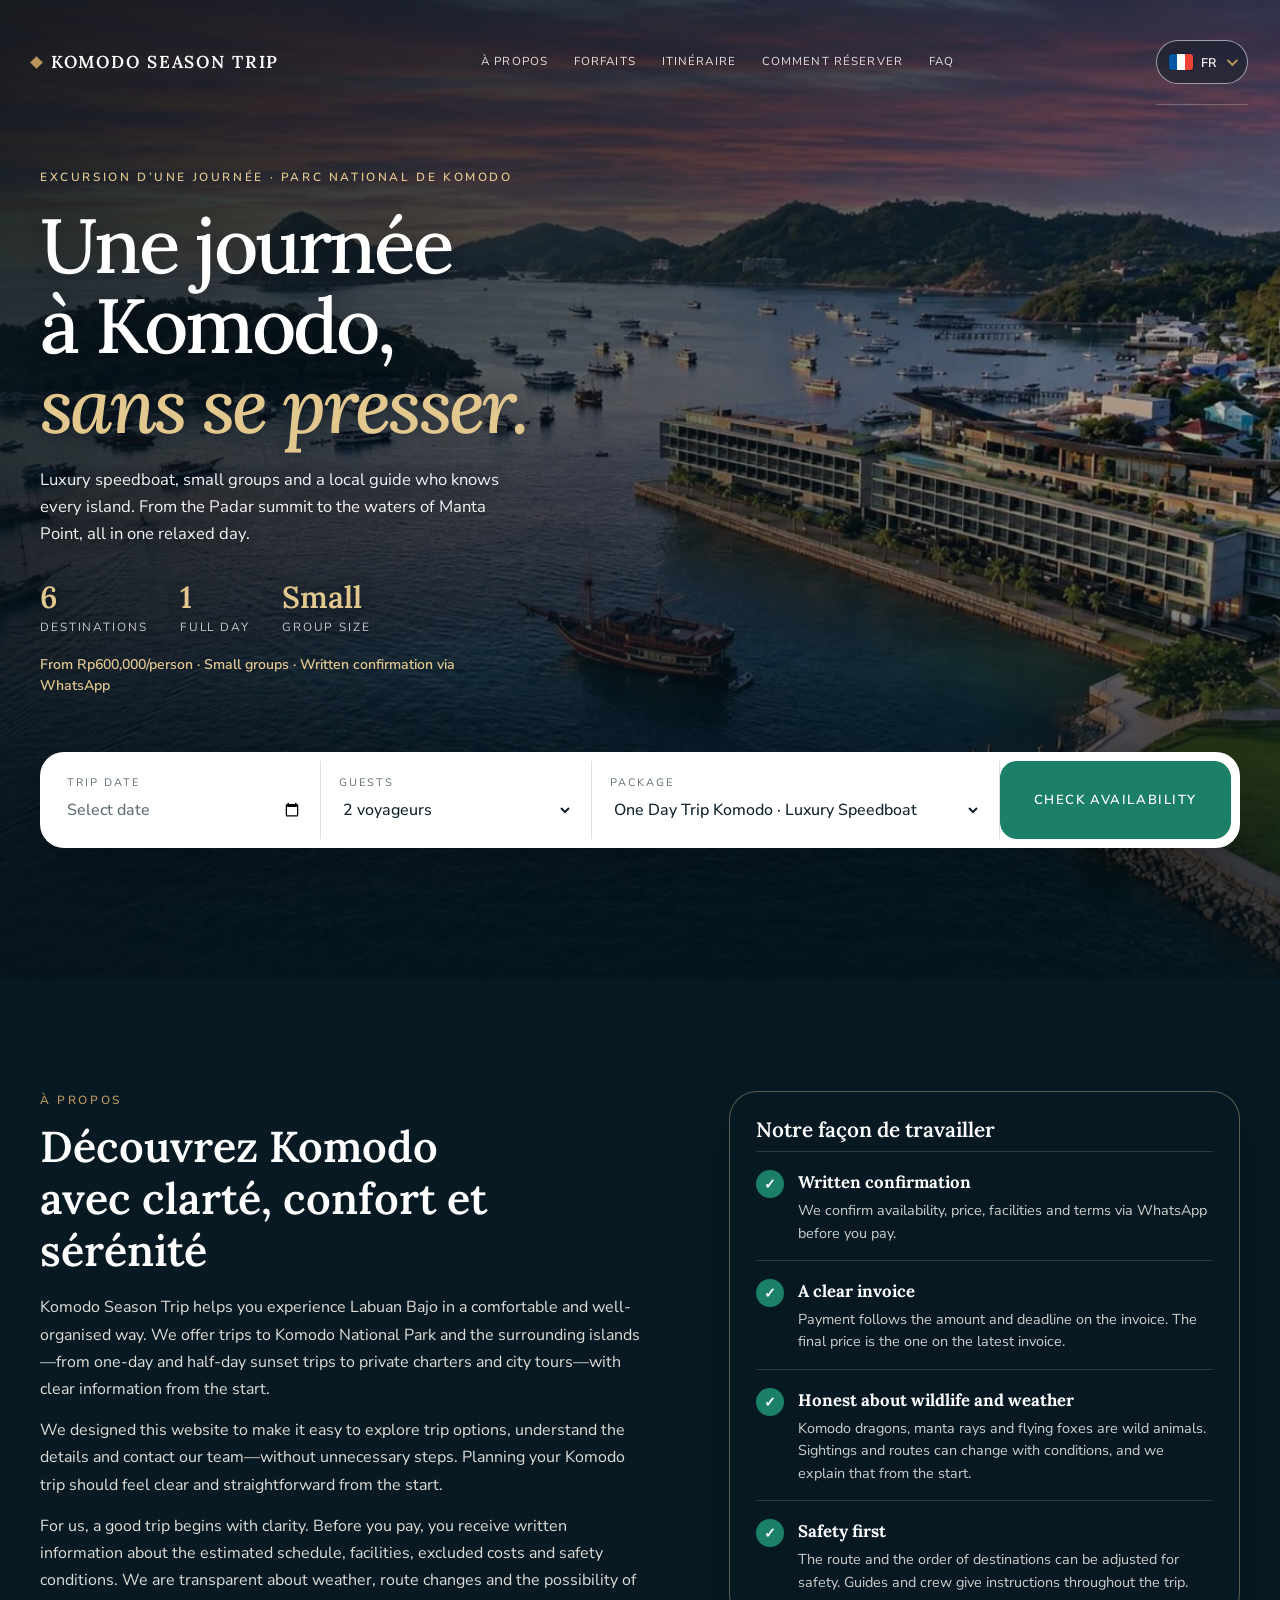
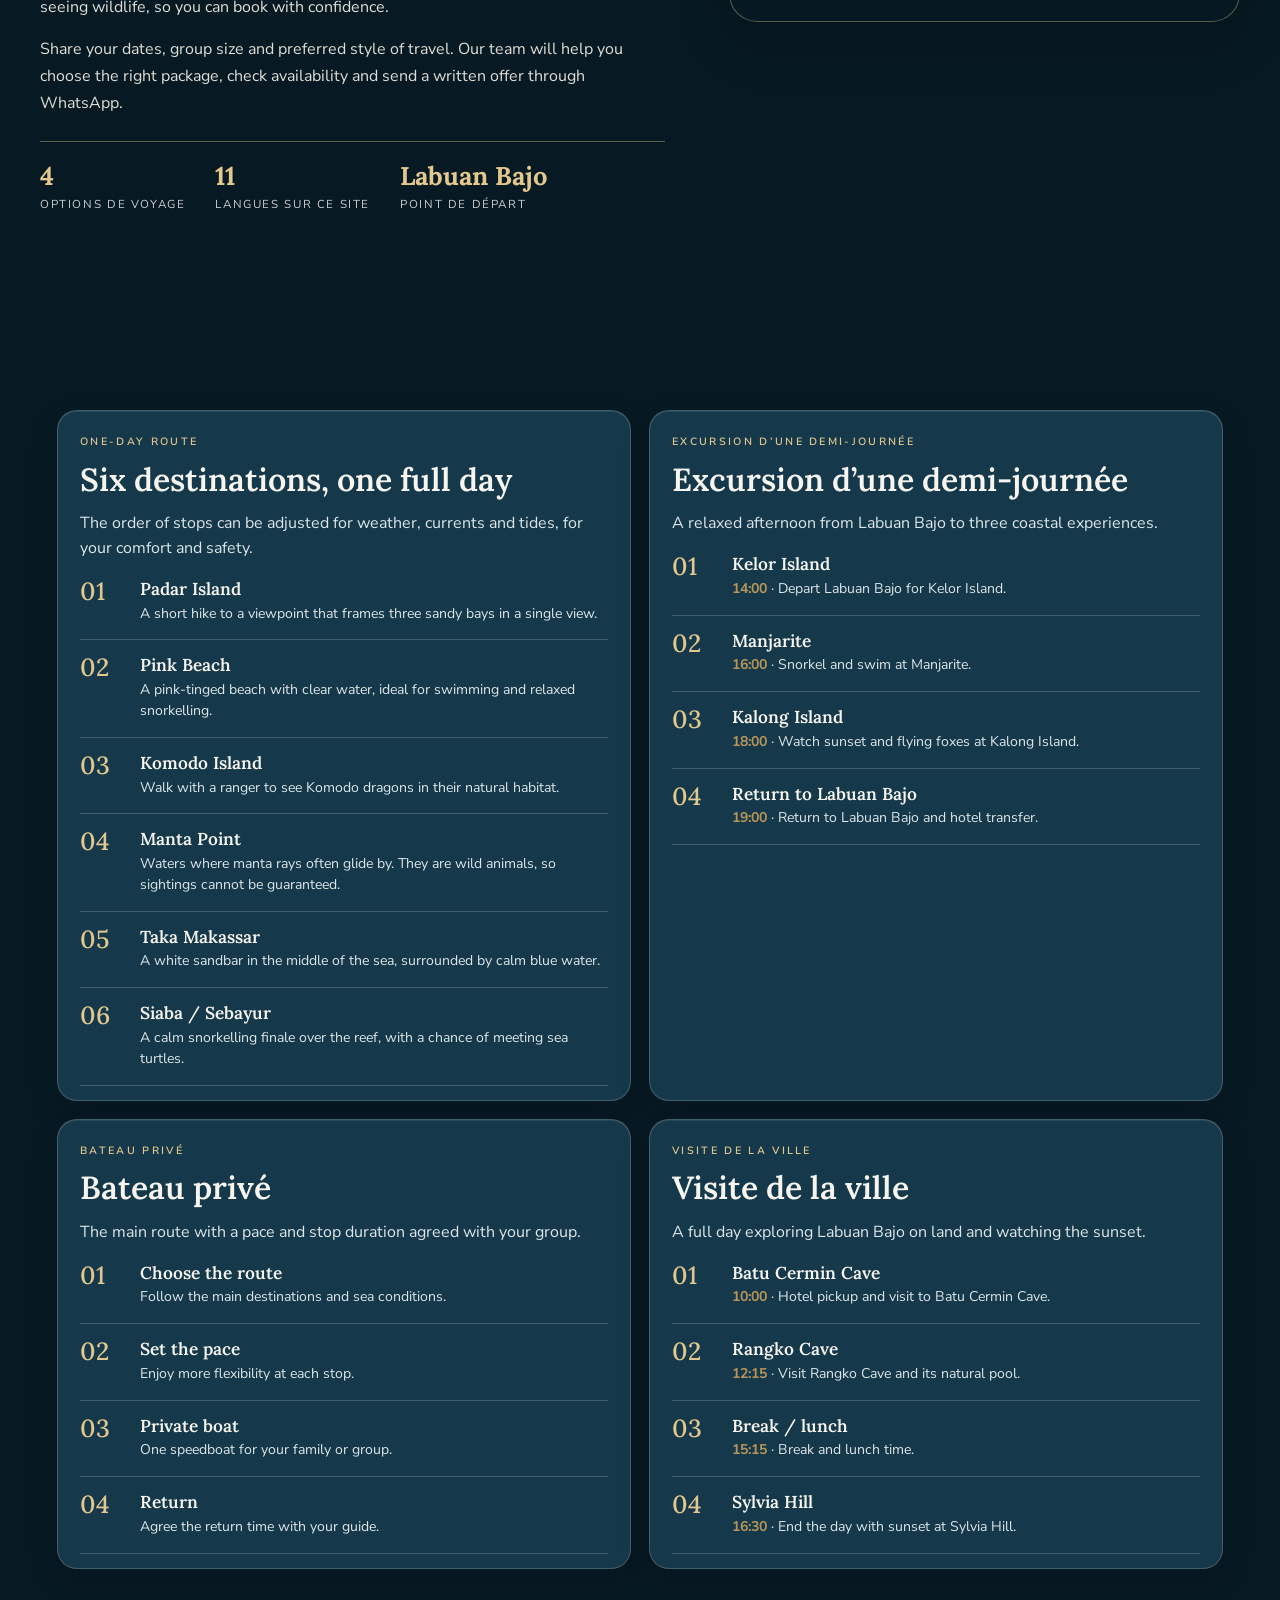
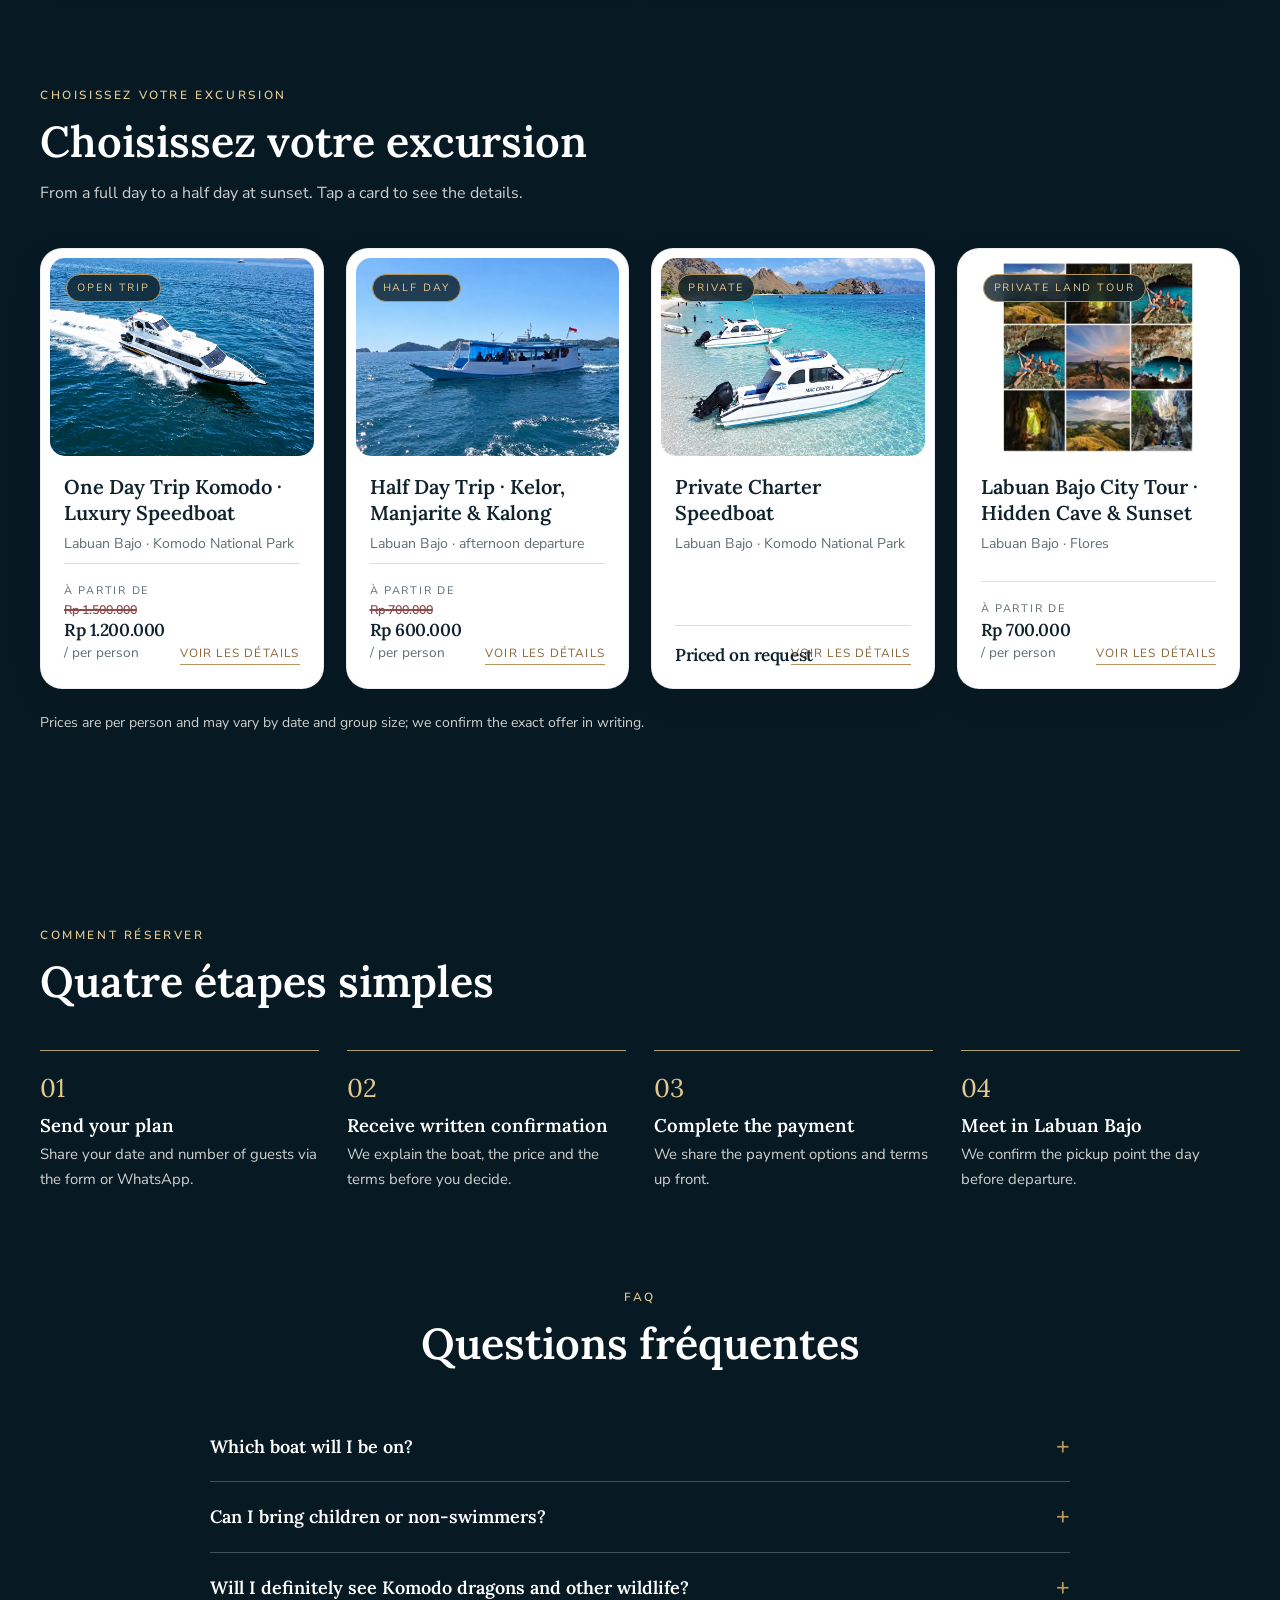
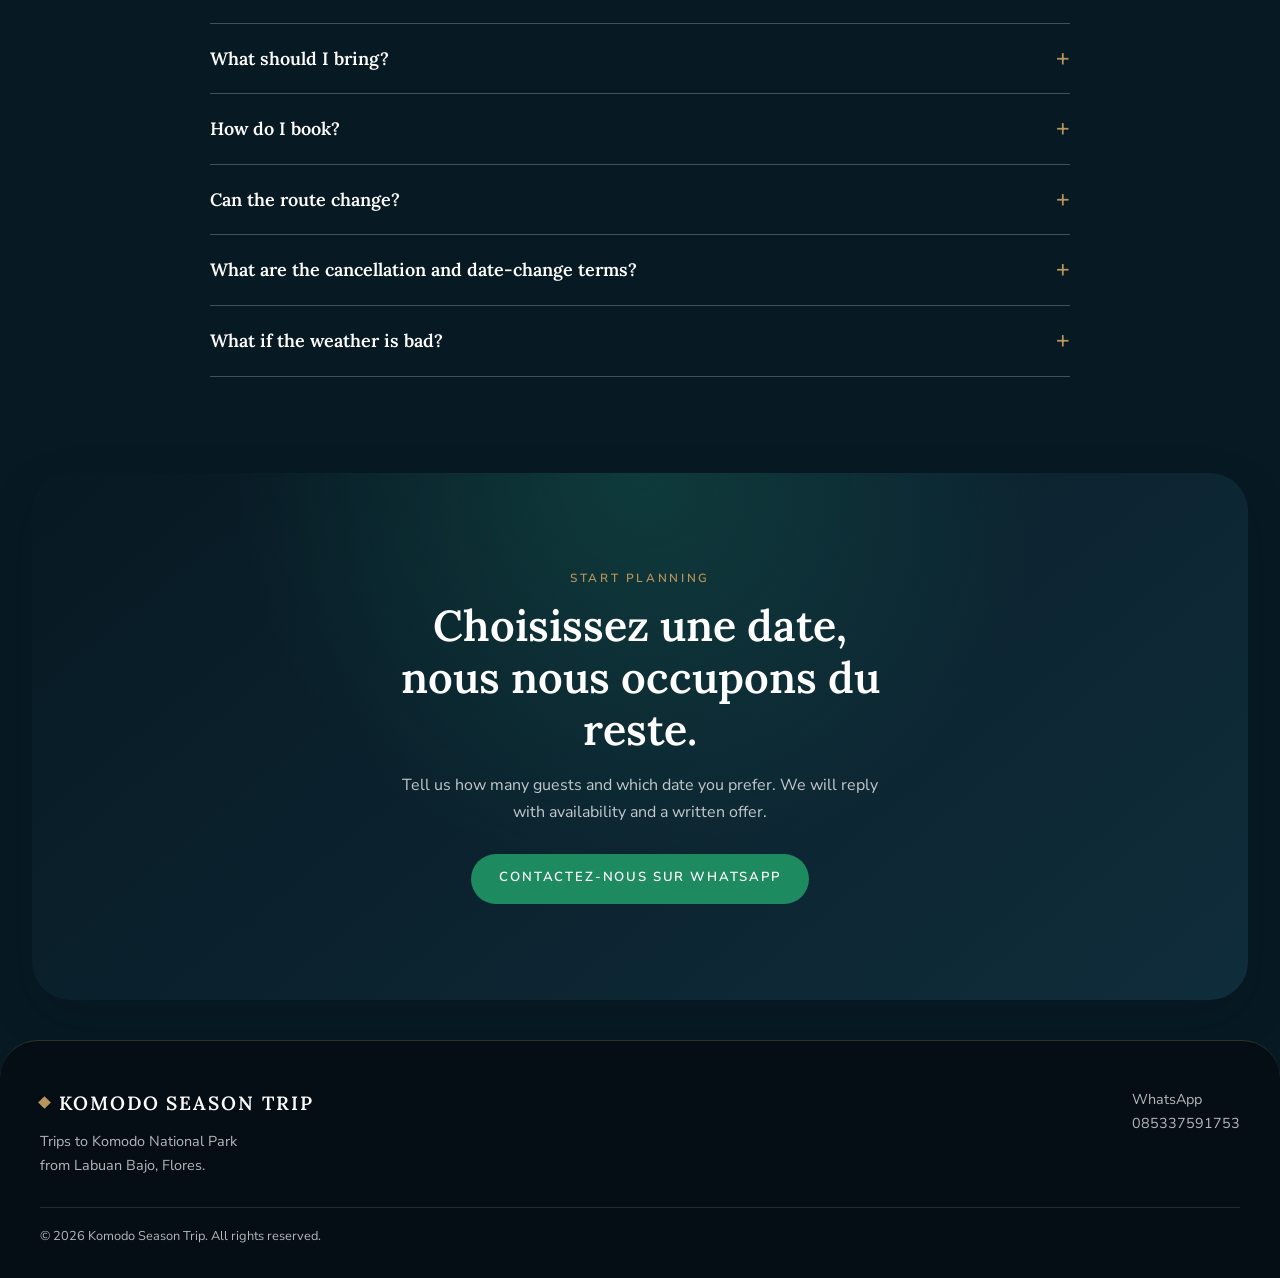
<file: fr.html>
<!DOCTYPE html>
<html lang="fr">
<head>
<meta charset="UTF-8">
<meta name="viewport" content="width=device-width, initial-scale=1, viewport-fit=cover">
<title>Circuits des îles Komodo depuis Labuan Bajo | Komodo Season Trip</title>
<meta name="description" content="Komodo National Park tours from Labuan Bajo: luxury speedboat one day trip, half day sunset at Kalong Island, private charter and Rangko Cave city tour. Small groups, book via WhatsApp.">
<meta name="robots" content="index,follow,max-image-preview:large">
<meta property="og:type" content="website"><meta property="og:site_name" content="Komodo Season Trip">
<meta property="og:title" content="Komodo Island Tours from Labuan Bajo | Komodo Season Trip"><meta property="og:description" content="Komodo National Park tours from Labuan Bajo: luxury speedboat one day trip, half day sunset at Kalong Island, private charter and Rangko Cave city tour. Small groups, book via WhatsApp.">
<meta property="og:locale" content="fr_FR"><meta property="og:locale:alternate" content="id_ID"><meta property="og:locale:alternate" content="zh_CN"><meta property="og:locale:alternate" content="ms_MY"><meta property="og:locale:alternate" content="ru_RU"><meta property="og:locale:alternate" content="es_ES"><meta property="og:locale:alternate" content="pt_PT"><meta property="og:locale:alternate" content="it_IT"><meta property="og:locale:alternate" content="de_DE">
<meta property="og:image" content="https://darwin9415.github.io/Komodo-season-trip/hero.webp">
<meta name="twitter:card" content="summary_large_image">
<link rel="alternate" hreflang="id" href="https://darwin9415.github.io/Komodo-season-trip/">
<link rel="alternate" hreflang="en" href="https://darwin9415.github.io/Komodo-season-trip/en.html">
<link rel="alternate" hreflang="zh" href="https://darwin9415.github.io/Komodo-season-trip/zh.html">
<link rel="alternate" hreflang="ms" href="https://darwin9415.github.io/Komodo-season-trip/ms.html">
<link rel="alternate" hreflang="ru" href="https://darwin9415.github.io/Komodo-season-trip/ru.html">
<link rel="alternate" hreflang="es" href="https://darwin9415.github.io/Komodo-season-trip/es.html">
<link rel="alternate" hreflang="pt" href="https://darwin9415.github.io/Komodo-season-trip/pt.html">
<link rel="alternate" hreflang="it" href="https://darwin9415.github.io/Komodo-season-trip/it.html">
<link rel="alternate" hreflang="de" href="https://darwin9415.github.io/Komodo-season-trip/de.html"><link rel="alternate" hreflang="fr" href="https://darwin9415.github.io/Komodo-season-trip/fr.html"><link rel="alternate" hreflang="ar" href="https://darwin9415.github.io/Komodo-season-trip/ar.html">
<link rel="alternate" hreflang="x-default" href="https://darwin9415.github.io/Komodo-season-trip/">
<link rel="canonical" href="https://darwin9415.github.io/Komodo-season-trip/en.html">
<meta property="og:url" content="https://darwin9415.github.io/Komodo-season-trip/en.html">
<link rel="preconnect" href="https://fonts.googleapis.com">
<link rel="preconnect" href="https://fonts.gstatic.com" crossorigin>
<link href="https://fonts.googleapis.com/css2?family=Lora:ital,wght@0,500;0,600;0,700;1,500&family=Nunito+Sans:wght@400;500;600;700&display=swap" rel="stylesheet">
<script type="application/ld+json">{"@context": "https://schema.org", "@graph": [{"@type": "TravelAgency", "name": "Komodo Season Trip", "telephone": "+6285337591753", "areaServed": "Labuan Bajo, Flores, Indonesia", "description": "Komodo National Park tours from Labuan Bajo: luxury speedboat one day trip, half day sunset at Kalong Island, private charter and Rangko Cave city tour. Small groups, book via WhatsApp."}, {"@type": "TouristTrip", "name": "One Day Trip Komodo · Luxury Speedboat", "description": "An open (shared) full-day trip to six destinations in Komodo National Park by tourist speedboat from Labuan Bajo: Padar Island, Pink Beach, Komodo Island, Manta Point, Taka Makassar and Siaba or Sebayur. Hotel pickup in the Labuan Bajo area, lunch and a local guide are included.", "provider": {"@type": "TravelAgency", "name": "Komodo Season Trip"}, "offers": {"@type": "Offer", "priceCurrency": "IDR", "price": "1500000", "availability": "https://schema.org/InStock"}}, {"@type": "TouristTrip", "name": "Excursion d’une demi-journée · Kelor, Manjarite & Kalong", "description": "A relaxed half-day trip: sail from Labuan Bajo in the afternoon, stop at the unspoiled beach of Kelor Island, snorkel at Manjarite, then end the day with the sunset and thousands of flying foxes at Kalong Island. Hotel pickup and drop-off are included.", "provider": {"@type": "TravelAgency", "name": "Komodo Season Trip"}, "offers": {"@type": "Offer", "priceCurrency": "IDR", "price": "700000", "availability": "https://schema.org/InStock"}}, {"@type": "TouristTrip", "name": "Private Charter Speedboat", "description": "Charter a whole speedboat just for your family or group. The route follows the main package, while the pace and the time spent at each stop follow your wishes.", "provider": {"@type": "TravelAgency", "name": "Komodo Season Trip"}}, {"@type": "TouristTrip", "name": "Labuan Bajo Visite de la ville · Hidden Cave & Sunset", "description": "A private day exploring the land side of Labuan Bajo: walking through Batu Cermin Cave, swimming in the clear pool of Rangko Cave, then ending with sunset at Sylvia Hill. Three experiences in one trip for 2–6 guests.", "provider": {"@type": "TravelAgency", "name": "Komodo Season Trip"}, "offers": {"@type": "Offer", "priceCurrency": "IDR", "price": "700000", "availability": "https://schema.org/InStock"}}]}</script>
<style>
:root{--navy:#08151f;--navy2:#0f2a3c;--gold:#b8955a;--gold2:#dcc08c;--ivory:#f6f3ed;--stone:#ebe5d9;--ink:#101c27;--muted:#67727c;--line:#e0d9ca;
--serif:"Lora",Georgia,"Times New Roman",serif;--sans:"Nunito Sans","Segoe UI",Arial,sans-serif}
*{box-sizing:border-box;margin:0;padding:0}
html{scroll-behavior:smooth}
body{font-variant-numeric:lining-nums;font-family:var(--sans);background:var(--ivory);color:var(--ink);line-height:1.65;font-size:16px;-webkit-font-smoothing:antialiased}
a{color:inherit;text-decoration:none}
svg{display:block}
:focus-visible{outline:2px solid var(--gold);outline-offset:3px}
.wrap{width:min(1140px,90%);margin-inline:auto}
.hide{display:none!important}
.eyebrow{font-size:.74rem;letter-spacing:.22em;text-transform:uppercase;color:var(--gold);font-weight:600}
h1,h2,h3{font-family:var(--serif);font-weight:600;letter-spacing:0;line-height:1.2}
h2{font-size:clamp(1.8rem,3.8vw,2.7rem)}
.btn{display:inline-block;background:var(--gold);color:#08151f;border:0;border-radius:2px;padding:14px 28px;font:600 .82rem var(--sans);letter-spacing:.14em;text-transform:uppercase;cursor:pointer;transition:background .2s}
.btn:hover{background:var(--gold2)}
.btn.ghost{background:transparent;color:inherit;border:1px solid currentColor}
.btn.ghost:hover{background:rgba(184,149,90,.12)}

/* header */
header.top{position:absolute;inset:0 0 auto;z-index:10;color:#fff}
.top .wrap{display:flex;align-items:center;justify-content:space-between;padding-block:24px;gap:20px}
.logo{font-family:var(--serif);font-size:1.15rem;font-weight:600;letter-spacing:.12em;text-transform:uppercase;display:flex;align-items:center;gap:12px}
.logo i{width:9px;height:9px;background:var(--gold);transform:rotate(45deg)}
nav.menu{display:flex;gap:34px;font-size:.82rem;letter-spacing:.12em;text-transform:uppercase}
nav.menu a{opacity:.85;padding:4px 0;border-bottom:1px solid transparent}
nav.menu a:hover{opacity:1;border-color:var(--gold)}
.top .btn{padding:10px 20px}
@media(max-width:860px){nav.menu{display:none}}

/* hero */
.hero{position:relative;color:#fff;min-height:720px;padding:190px 0 0;overflow:hidden;background:#08151f center/cover no-repeat}
.glow{position:absolute;right:10%;top:150px;width:420px;height:420px;border-radius:50%;background:radial-gradient(circle,rgba(220,192,140,.55),rgba(184,149,90,0) 66%);pointer-events:none}
.hero svg.scene{position:absolute;left:0;right:0;bottom:0;width:100%;height:42%;min-height:200px}
.hero .wrap{position:relative;z-index:2}
.hero h1{font-size:clamp(2.4rem,6vw,4.7rem);max-width:12ch;margin-top:18px;font-weight:500}
.hero h1 em{color:var(--gold2);font-style:italic}
.hero .lead{margin-top:22px;max-width:50ch;font-size:1.06rem;color:rgba(255,255,255,.82)}
.facts{display:flex;gap:34px;margin-top:34px;flex-wrap:wrap}
.facts div b{display:block;font-family:var(--serif);font-size:1.8rem;font-weight:600;color:var(--gold2);line-height:1}
.facts div span{font-size:.74rem;letter-spacing:.16em;text-transform:uppercase;opacity:.75}
.cari{position:relative;z-index:3;margin-top:56px;margin-bottom:-52px;background:#fff;color:var(--ink);padding:10px;display:grid;grid-template-columns:1fr 1fr 1.5fr auto;gap:0;box-shadow:0 30px 60px rgba(4,12,20,.35)}
.cari > div{padding:12px 20px;border-right:1px solid var(--line)}
.cari label{display:block;font-size:.68rem;letter-spacing:.18em;text-transform:uppercase;color:var(--muted);margin-bottom:2px}
.cari input,.cari select{width:100%;border:0;background:transparent;font:500 1rem var(--sans);color:var(--ink);padding:4px 0}
.cari .btn{align-self:stretch;border-radius:0;padding-inline:34px}
@media(max-width:900px){.cari{grid-template-columns:1fr 1fr;margin-bottom:-90px}.cari > div{border-bottom:1px solid var(--line)}.cari .btn{grid-column:1/-1;padding-block:16px}}
@media(max-width:520px){.cari{grid-template-columns:1fr}.cari > div{border-right:0}}


section{padding-block:80px}
.sec-head{max-width:640px;margin-bottom:42px}
.sec-head p{color:var(--muted);margin-top:12px}

/* paket */
.cards{display:grid;grid-template-columns:repeat(4,1fr);gap:24px}
@media(max-width:1100px){.cards{grid-template-columns:1fr 1fr}}
@media(max-width:620px){.cards{grid-template-columns:1fr}}
.card{background:#fff;border:1px solid var(--line);cursor:pointer;display:flex;flex-direction:column;transition:transform .25s,box-shadow .25s}
.card:hover{transform:translateY(-4px);box-shadow:0 22px 40px rgba(8,21,31,.12)}
.thumb{height:220px;position:relative;display:grid;place-items:center;color:var(--gold2)}
.has-photo{background-size:cover;background-position:center}.has-photo svg{display:none}
.t1{background:linear-gradient(145deg,#0f2a3c,#08151f)}
.t2{background:linear-gradient(145deg,#14485a,#0a2233)}
.t3{background:linear-gradient(145deg,#1d3a4a,#0a1b27)}
.thumb svg{width:84px;height:84px;opacity:.9}
.tag{position:absolute;left:16px;top:16px;background:rgba(8,21,31,.6);backdrop-filter:blur(4px);font-size:.66rem;letter-spacing:.18em;text-transform:uppercase;border:1px solid var(--gold);color:var(--gold2);padding:4px 10px}
.card .body{padding:24px;display:flex;flex-direction:column;gap:6px;flex:1}
.card h3{font-size:1.25rem}
.where{color:var(--muted);font-size:.88rem}
.score{font-size:.88rem;color:var(--muted)}.score b{color:var(--gold)}
.meta{margin-top:auto;padding-top:18px;border-top:1px solid var(--line);display:flex;justify-content:space-between;align-items:end;gap:10px}
.price small{display:block;font-size:.68rem;letter-spacing:.16em;text-transform:uppercase;color:var(--muted)}
.meta .price{display:flex;flex-direction:column;align-items:flex-start;gap:2px;min-width:0}.meta .price .price-old{display:block!important;margin:0;color:#8b4b4b;font-family:var(--sans);font-size:.86rem;font-weight:600;line-height:1.25;text-decoration-line:line-through;text-decoration-color:#8b4b4b;text-decoration-thickness:2px;white-space:nowrap}.meta .price strong{display:block;color:var(--ink);font-size:1.4rem;line-height:1.2}.price .price-old{display:block;margin:2px 0 0;color:var(--muted);font-size:.82rem;font-weight:500;line-height:1.2;text-decoration:line-through;text-decoration-thickness:1.5px}.price strong{font-family:var(--serif);font-size:1.35rem;font-weight:600}
.price em{font-style:normal;color:var(--muted);font-size:.85rem}
.more{font-size:.74rem;letter-spacing:.16em;text-transform:uppercase;color:var(--gold);border-bottom:1px solid var(--gold)}
.note{margin-top:22px;font-size:.88rem;color:var(--muted)}

/* rute */
.rute{background:linear-gradient(135deg,#fbfaf5 0%,#f7f5ed 48%,#eef5f2 100%);border:1px solid rgba(184,149,90,.22);box-shadow:0 18px 44px rgba(8,21,31,.10)}
.rgrid{display:grid;grid-template-columns:.9fr 1.1fr;gap:60px}
@media(max-width:860px){.rgrid{grid-template-columns:1fr;gap:30px}}
.rgrid .sec-head{position:sticky;top:40px;align-self:start}
@media(max-width:860px){.rgrid .sec-head{position:static}}
.stops{list-style:none}
.stops li{display:grid;grid-template-columns:70px 1fr;gap:16px;padding:22px 0;border-bottom:1px solid var(--line)}
.stops li:first-child{padding-top:0}
.stops b{font-family:var(--serif);font-size:1.9rem;color:var(--gold);line-height:1;font-weight:500}
.stops h3{font-size:1.25rem}
.stops p{color:var(--muted);font-size:.96rem;margin-top:4px}
.route-swipe-hint{display:flex;align-items:center;justify-content:center;gap:10px;width:max-content;max-width:100%;margin:14px auto 0;padding:7px 14px;border:1px solid rgba(184,149,90,.3);border-radius:999px;background:rgba(255,255,255,.74);color:var(--muted);font-size:.8rem;line-height:1.4;text-align:center}.route-swipe-hint span{color:var(--gold);font-size:1.15rem;font-weight:700}
.route-time{font-weight:700;color:var(--gold);white-space:nowrap}
.route-slides{display:block;width:100%;max-width:100%;height:auto;max-height:min(62vh,620px);min-height:0;overflow-x:hidden;overflow-y:auto;overscroll-behavior:auto;-webkit-overflow-scrolling:touch;scrollbar-width:thin;scrollbar-color:var(--gold) transparent;margin:0;padding:0 14px 8px;background:linear-gradient(180deg,rgba(255,255,255,.88),rgba(239,246,242,.78));border:1px solid rgba(184,149,90,.2);border-radius:22px;box-shadow:inset 0 1px 0 rgba(255,255,255,.85)}.route-slides::-webkit-scrollbar{width:8px}.route-slides::-webkit-scrollbar-thumb{background:var(--gold);border:2px solid rgba(255,255,255,.75);border-radius:8px}.route-slides::-webkit-scrollbar-track{background:rgba(224,217,202,.35);border-radius:8px}

.route-slide{display:block;width:100%;background:transparent;border:0;border-radius:0;padding:0}.route-slide+.route-slide{margin-top:30px;padding-top:30px;border-top:1px solid var(--line)}
.route-slide-grid{display:block;width:100%;background:transparent;border:0;border-radius:0;padding:0;box-shadow:none}
.route-slide .sec-head{margin-bottom:0}
.route-slide .sec-head h2{margin-top:10px;color:var(--ink)}
.route-slide .sec-head p{color:var(--muted);margin-top:12px}
.route-slide .eyebrow{font-size:.66rem;color:var(--gold)}
.route-stops{list-style:none;margin:0;padding:0}
.route-stops li{display:grid;grid-template-columns:70px 1fr;gap:16px;padding:22px 0;border-bottom:1px solid var(--line)}
.route-stops li:first-child{padding-top:0}
.route-stops b{font-family:var(--serif);font-size:1.9rem;color:var(--gold);line-height:1;font-weight:500}
.route-stops h3{font-size:1.25rem;margin:0;color:var(--ink)}
.route-stops p{color:var(--muted);font-size:.96rem;margin-top:4px;line-height:1.55}
@media(max-width:860px){.route-stops li{grid-template-columns:58px 1fr}}
@media(max-width:700px){.route-slides{max-height:min(58vh,520px);overflow-y:auto;padding:0 12px 8px}}



/* cara pesan */
.steps{display:grid;grid-template-columns:repeat(4,1fr);gap:28px;counter-reset:s}
@media(max-width:900px){.steps{grid-template-columns:repeat(2,1fr)}}
@media(max-width:520px){.steps{grid-template-columns:1fr}}
.step{counter-increment:s;border-top:1px solid var(--gold);padding-top:16px}
.step::before{content:"0" counter(s);font-family:var(--serif);font-size:1.6rem;color:var(--gold)}
.step h3{font-size:1.15rem;margin:4px 0 6px}
.step p{color:var(--muted);font-size:.93rem}

/* faq */
.faq{max-width:820px;margin-inline:auto}
details{border-bottom:1px solid var(--line);padding:20px 0}
summary{cursor:pointer;list-style:none;display:flex;justify-content:space-between;gap:16px;font-family:var(--serif);font-size:1.12rem;font-weight:600}
summary::-webkit-details-marker{display:none}
summary::after{content:"+";color:var(--gold);font-size:1.6rem;line-height:1}
details[open] summary::after{content:"–"}
details p{color:var(--muted);margin-top:10px;max-width:66ch}

/* cta */
.cta{background:linear-gradient(135deg,var(--navy),var(--navy2));color:#fff;text-align:center}
.cta h2{max-width:18ch;margin:12px auto 0}
.cta p{color:rgba(255,255,255,.75);margin:16px auto 28px;max-width:48ch}
footer.foot{background:#050e15;color:rgba(255,255,255,.7);padding:46px 0 30px;font-size:.9rem}
.foot .row{display:flex;justify-content:space-between;flex-wrap:wrap;gap:24px}
.foot .logo{color:#fff;font-size:1.2rem}
.foot a:hover{color:var(--gold2)}
.foot .copy{margin-top:30px;padding-top:18px;border-top:1px solid rgba(255,255,255,.12);font-size:.8rem}

/* panel detail – modal full dengan sudut membulat */
.overlay{
  position:fixed;inset:0;z-index:50;
  background:rgba(0,0,0,.4);
  opacity:0;visibility:hidden;
  transition:opacity .25s ease,visibility .25s ease;
}
.overlay.on{opacity:1;visibility:visible}
.panel{
  position:fixed;
  left:50%;
  top:50%;
  right:auto;bottom:auto;
  width:min(1100px,calc(100vw - 40px));
  max-width:calc(100vw - 40px);
  height:min(92vh,900px);
  max-height:min(92vh,900px);
  background:#fff;
  z-index:60;
  transform:translate(-50%,-46%) scale(.985);
  opacity:0;visibility:hidden;
  transition:transform .28s ease,opacity .28s ease,visibility .28s ease;
  display:flex;flex-direction:column;
  border-radius:24px;
  overflow:hidden;
  box-shadow:0 28px 70px rgba(8,21,31,.32);
  color:var(--ink);
  pointer-events:none;
}
.panel.on{
  transform:translate(-50%,-50%) scale(1);
  opacity:1;visibility:visible;
  pointer-events:auto;
}
.panel .scroll{overflow-y:auto;flex:1;min-height:0;-webkit-overflow-scrolling:touch;padding-bottom:12px}
.p-hero{height:auto;aspect-ratio:16/9;max-height:320px;position:relative;display:grid;place-items:center;color:var(--gold2);margin:0;border-radius:0}
.p-hero.has-photo{background-size:cover;background-position:center}
.p-hero.gal{aspect-ratio:16/9;max-height:340px}
.p-hero svg{width:100px;height:100px}
.p-close{
  position:absolute;right:16px;top:16px;z-index:5;
  width:42px;height:42px;border-radius:50%;
  border:1px solid rgba(255,255,255,.5);
  background:rgba(8,21,31,.55);color:#fff;
  font-size:1.45rem;cursor:pointer;line-height:1;
  display:grid;place-items:center;
  transition:background .2s,border-color .2s;
}
.p-close:hover{background:rgba(8,21,31,.85);border-color:var(--gold)}
.p-body{padding:26px 32px 10px}
.p-body h2{font-size:1.75rem;color:var(--ink)}
.p-sub{color:var(--muted);margin-top:4px}
.p-score{margin-top:10px;color:var(--muted);font-size:.9rem}.p-score b{color:var(--gold)}
.p-body p.desc{margin-top:16px;max-width:70ch}
.p-body h3{font-size:1.15rem;margin:26px 0 12px;color:var(--ink)}
.spec{display:grid;grid-template-columns:1fr 1fr;gap:1px;background:var(--line);border:1px solid var(--line);border-radius:16px;overflow:hidden}
.spec div{background:#fff;padding:14px 16px}
.spec small{display:block;color:var(--muted);font-size:.66rem;letter-spacing:.16em;text-transform:uppercase}
.spec b{font-size:.95rem;font-weight:500}
.tiers{grid-template-columns:repeat(3,1fr)}.tiers b{font-family:var(--serif);font-size:1.1rem;font-weight:600}
.chips{display:flex;flex-wrap:wrap;gap:8px;list-style:none}
.chips li{border:1px solid var(--line);padding:5px 14px;font-size:.84rem;border-radius:999px}
.itin{list-style:none;border-left:1px solid var(--gold);margin:0 0 0 6px;max-width:100%}.itin li{display:grid;grid-template-columns:max-content minmax(0,1fr);align-items:start;column-gap:16px;padding:0 0 10px 20px;position:relative;width:fit-content;max-width:100%}.itin li::before{content:"";position:absolute;left:-5px;top:7px;width:9px;height:9px;background:var(--gold);transform:rotate(45deg)}.itin b{font-weight:700;font-size:.92rem;letter-spacing:.01em;white-space:nowrap}.itin span{color:var(--muted);font-size:.9rem;min-width:0}
.pinc{display:grid;grid-template-columns:1fr 1fr;gap:16px}
@media(max-width:480px){.pinc{grid-template-columns:1fr}}
.pinc ul{list-style:none;font-size:.9rem}
.pinc li{padding:4px 0 4px 20px;position:relative}
.pinc .y li::before{content:"✓";color:var(--gold);position:absolute;left:0;font-weight:700}
.pinc .n li::before{content:"–";color:var(--muted);position:absolute;left:3px}
.book{
  border-top:1px solid var(--line);
  padding:16px 28px 20px;
  display:flex;align-items:center;gap:14px;
  background:#fff;flex-shrink:0;flex-wrap:wrap;
}
.book .price{flex:1;min-width:120px}
.book input[type=date]{border:1px solid var(--line);padding:10px 12px;font:inherit;background:#fff;max-width:170px;border-radius:12px}
.book .btn{padding:12px 22px;border-radius:999px}
@media(max-width:700px){
  .panel{
    width:calc(100vw - 16px);
    max-width:calc(100vw - 16px);
    height:min(94vh,100%);
    max-height:min(94vh,100%);
    border-radius:20px;
  }
  /* Keep the 16:9 ratio on photo slides on small screens. */
  .p-hero,.p-hero.gal{max-height:none}
  .book input[type=date]{flex:1;max-width:none}
  .p-body{padding:18px 18px 8px}
  .p-body h2{font-size:1.4rem}
  .p-body p.desc{max-width:none}
}
body.lock{overflow:hidden}

/* dialog pesanan */
dialog.od{border:0;width:min(480px,94vw);padding:0;margin:auto;color:var(--ink);background:#fff}
dialog.od::backdrop{background:rgba(4,12,20,.65)}
.od form,.od .o-done{padding:30px;display:grid;gap:14px}
.od h2{font-size:1.65rem}
.od .o-boat{color:var(--gold);font-weight:600;margin-top:-6px}
.od label{display:block;font-size:.68rem;letter-spacing:.16em;text-transform:uppercase;color:var(--muted);margin-bottom:4px}
.od input,.od textarea{width:100%;border:1px solid var(--line);padding:11px 12px;font:inherit;background:#fff;color:var(--ink)}
.od textarea{min-height:76px;resize:vertical}
.o-two{display:grid;grid-template-columns:1fr 1fr;gap:12px}
@media(max-width:420px){.o-two{grid-template-columns:1fr}}
.o-err{color:#b3261e;font-size:.9rem}
.o-act{display:flex;gap:10px;justify-content:flex-end;flex-wrap:wrap}
.od .btn.ghost{color:var(--ink)}

/* foto latar hero (tertanam, tidak perlu file terpisah) */
.hero{background-image:linear-gradient(90deg,rgba(8,21,31,.78) 0%,rgba(8,21,31,.45) 55%,rgba(8,21,31,.2) 100%),linear-gradient(180deg,rgba(8,21,31,.55) 0%,rgba(8,21,31,0) 30%,rgba(8,21,31,0) 62%,rgba(8,21,31,.7) 100%),url(hero.webp);background-position:center 55%}
.hero h1{max-width:15ch;text-wrap:balance;text-shadow:0 2px 24px rgba(4,12,20,.45)}
.hero .lead,.facts{text-shadow:0 1px 14px rgba(4,12,20,.5)}
/* header rapi di layar menengah */
.logo{white-space:nowrap;font-size:1.3rem;letter-spacing:.12em}
nav.menu{gap:28px}nav.menu a,.top .btn{white-space:nowrap}
@media(max-width:980px){nav.menu{display:none}}

/* ===== bingkai melengkung & foto sesuai bingkai ===== */
.btn{border-radius:999px}
.top .btn.ghost{border-radius:999px}
.hero{border-radius:0}
.cari{border-radius:30px}.cari .btn{border-radius:22px}
.card{border-radius:26px;overflow:hidden;padding:12px}
.card .body{padding:18px 10px 8px}
.thumb{height:auto;aspect-ratio:4/3;border-radius:0}
.tag{border-radius:999px}
.panel{/* side radius disabled – using centered modal */}
.p-hero{/* aspect handled in modal panel CSS */}
.spec{border-radius:18px;overflow:hidden}
.chips li{border-radius:999px}
.book input[type=date],.od input,.od textarea{border-radius:14px}
dialog.od{border-radius:30px;overflow:hidden}
.rute,.cta{margin-inline:clamp(10px,2.5vw,36px);border-radius:38px}
.rute{border:1px solid var(--line)}
footer.foot{border-radius:38px 38px 0 0;margin-top:40px}
@media(max-width:600px){.panel{/* bottom sheet radius disabled */}}

/* ===== foto utama: bingkai persegi (tidak melengkung), rasio 4:3 pas dengan foto ===== */
.card{padding:10px}
.card .body{padding:20px 14px 14px}
.thumb{border-radius:0}
.p-hero{margin:14px 14px 0;border-radius:0;max-height:none}
/* foto selalu memenuhi frame (menimpa rule .t1/.t2 yang me-reset ukuran latar) */
.thumb.has-photo,.p-hero.has-photo{background-size:cover;background-position:center;background-repeat:no-repeat}
.thumb.has-photo.fit-contain,.p-hero.has-photo.fit-contain{background-size:contain;background-color:#fff}

/* ===== latar situs: foto Padar (sedikit blur) + warna huruf menyesuaikan ===== */
body{background:#0a1620;color:#f6f3ed}
body::before{content:"";position:fixed;inset:0;z-index:-1;background:linear-gradient(rgba(8,21,31,.46),rgba(8,21,31,.62)),url(bg.webp) center/cover no-repeat}
.pil h3,.sec-head h2,.step h3,summary{color:#fff}
.pil p,.sec-head p,.note,.step p,details p{color:rgba(246,243,237,.84)}
.pil b,.step::before{color:var(--gold2)}
.pil,.step{border-top-color:var(--gold2)}
#paket .eyebrow,#cara .eyebrow,#faq .eyebrow{color:var(--gold2)}
details{border-bottom-color:rgba(255,255,255,.24)}
.card,.rute,.panel{color:var(--ink)}
.card h3,.rute h2,.rute h3,.panel h2,.panel h3{color:var(--ink)}
.rute .sec-head p{color:var(--muted)}
.rute .eyebrow{color:var(--gold)}
/* tombol Cek ketersediaan: hijau */
.cari .btn{background:#1e8a5f;color:#fff}
.cari .btn:hover{background:#17724f}

/* ===== kotak pencarian di hero: tampil penuh & rapi di HP ===== */
html{overflow-x:hidden}
.hs{height:70px}
.cari>div{min-width:0}
.cari input,.cari select{min-width:0;max-width:100%}
.dph{position:relative}
.dph span{position:absolute;left:0;top:50%;transform:translateY(-50%);pointer-events:none;color:var(--muted);font-weight:500}
.dph.has span,.dph:focus-within span{display:none}
.dph:not(.has) input:not(:focus){color:transparent}
@media(max-width:900px){
  .hero{padding-top:150px}
  .hs{height:40px}
  .cari{grid-template-columns:1fr 1fr;margin-top:40px;margin-bottom:0;padding:8px;border-radius:26px}
  .cari>div{padding:10px 14px;border-right:0;border-bottom:1px solid var(--line)}
  .cari>div:nth-child(1){border-right:1px solid var(--line)}
  .cari>div:nth-child(3){grid-column:1/-1}
  .cari .btn{grid-column:1/-1;margin-top:8px;padding:16px;border-radius:20px}
}
@media(max-width:520px){
  .cari{grid-template-columns:1fr}
  .cari>div:nth-child(1){border-right:0}
}

/* ===== semua tombol WhatsApp berwarna hijau ===== */
a.btn[data-wa],#p-wa,#o-wa{background:#1e8a5f!important;color:#fff!important;border:0!important}
a.btn[data-wa]:hover,#p-wa:hover,#o-wa:hover{background:#17724f!important}
/* ===== bar pemesanan di panel: rapi di HP ===== */
.book .price strong,.book .price em{white-space:nowrap}
.book .dph{flex:1;min-width:150px}
.book .dph input[type=date]{width:100%;max-width:none;padding:11px 12px}
.book .dph span{left:14px}
@media(max-width:600px){
  .book{gap:10px}
  .book .price{flex:1 1 100%}
  .book .btn{flex:1 1 150px;text-align:center}
}

/* ===== galeri foto di panel detail ===== */
.p-hero.gal{display:block;background:#0a1620;overflow:hidden}
.gal .sl{position:absolute;inset:0;width:100%;height:100%;display:flex;overflow-x:auto;scroll-snap-type:x mandatory;scrollbar-width:none;-webkit-overflow-scrolling:touch}
.gal .sl::-webkit-scrollbar{display:none}
.gal figure{flex:0 0 100%;width:100%;min-width:100%;scroll-snap-align:center;position:relative;margin:0}
.gal figure img{width:100%;height:100%;object-fit:cover;display:block}
.gal figure.ct{background:#fff}
.gal figure.ct img{object-fit:contain}
.gal figcaption{position:absolute;left:0;right:0;bottom:0;padding:38px 16px 30px;background:linear-gradient(transparent,rgba(8,21,31,.75));color:#fff;font-size:.86rem}
.gal .cnt{position:absolute;left:14px;top:14px;z-index:2;background:rgba(8,21,31,.6);color:#fff;font-size:.74rem;letter-spacing:.1em;padding:5px 12px;border-radius:999px}
.gal .nav{position:absolute;top:50%;transform:translateY(-50%);z-index:2;width:38px;height:38px;border-radius:50%;border:1px solid rgba(255,255,255,.6);background:rgba(8,21,31,.55);color:#fff;font-size:1.4rem;line-height:1;cursor:pointer}
.gal .swipe-hint{position:absolute;left:50%;top:14px;transform:translateX(-50%);z-index:2;padding:5px 11px;border:1px solid rgba(255,255,255,.3);border-radius:999px;background:rgba(8,21,31,.62);color:#fff;font-size:.72rem;line-height:1.4;white-space:nowrap;pointer-events:none}
.gal .prev{left:10px}.gal .next{right:10px}
.gal .dots{position:absolute;left:0;right:0;bottom:12px;z-index:2;display:flex;justify-content:center;gap:6px}
.gal .dots i{width:7px;height:7px;border-radius:50%;background:rgba(255,255,255,.5);transition:width .2s}
.gal .dots i.on{background:var(--gold2);width:18px;border-radius:6px}
.p-close{z-index:3}
/* Desktop: make the gallery span the full modal width. */
@media(min-width:701px){
  /* Desktop mengikuti mode mobile: galeri penuh dengan rasio 16:9. */
  .p-hero.gal{height:auto;aspect-ratio:16/9;max-height:none}
  .gal figure img{object-fit:cover}
}
@media(hover:none){.gal .nav{display:none}}

/* ===== bagian informasi tambahan paket (aturan, FAQ) ===== */
.warn{margin-top:16px;padding:12px 14px;border-left:3px solid var(--gold);background:#faf6ec;border-radius:0 14px 14px 0;font-size:.92rem;line-height:1.55}
.inote{margin-top:10px;font-size:.88rem;color:var(--muted);line-height:1.55}
.xinfo{margin-top:26px}
.acc{border-top:1px solid var(--line)}.acc:last-child{border-bottom:1px solid var(--line)}
.acc>summary{cursor:pointer;list-style:none;display:flex;justify-content:space-between;gap:12px;padding:15px 0;font-family:var(--serif);font-size:1.08rem;font-weight:600}
.acc>summary::-webkit-details-marker{display:none}
.acc>summary::after{content:"+";color:var(--gold);font-size:1.4rem;line-height:1}
.acc[open]>summary::after{content:"–"}
.accb{padding:0 0 16px;font-size:.92rem;line-height:1.6}
.accb p{margin:0 0 10px}
.ilist{margin:0 0 10px 1.15rem;padding:0}.ilist li{margin:4px 0}
.qa{border-top:1px solid var(--line)}
.qa>summary{cursor:pointer;list-style:none;padding:11px 0;font-weight:600;font-size:.93rem;display:flex;justify-content:space-between;gap:10px}
.qa>summary::-webkit-details-marker{display:none}
.qa>summary::after{content:"+";color:var(--gold)}
.qa[open]>summary::after{content:"–"}
.qa p{margin:0 0 12px;color:var(--muted)}

/* ===== panel detail: tampilan rapi & profesional (semua paket, semua bahasa) ===== */
.p-body h3{display:flex;align-items:center;gap:10px;margin:30px 0 14px}
.p-body h3::before{content:"";width:22px;height:2px;background:var(--gold);flex:none}
.spec>div:last-child:nth-child(odd){grid-column:1/-1}
.itin b{font-weight:700;letter-spacing:.01em}
.callout{display:flex;gap:12px;align-items:flex-start;margin-top:14px;padding:13px 15px;background:#f1f6f8;border-radius:14px;font-size:.88rem;line-height:1.55;color:var(--ink)}
.callout b{flex:none;width:20px;height:20px;border-radius:50%;background:var(--gold);color:#fff;display:grid;place-items:center;font:700 .78rem var(--serif);font-style:italic;margin-top:1px}
.xinfo{margin-top:30px;display:grid;gap:10px}
.acc{border:1px solid var(--line);border-radius:16px;background:#fff;overflow:hidden}
.acc:last-child{border-bottom:1px solid var(--line)}
.acc>summary{color:var(--ink);padding:15px 16px;font-size:1.05rem}
.acc[open]>summary{background:#faf6ec;border-bottom:1px solid var(--line)}
.accb{padding:14px 16px 6px}
.accb p{color:var(--ink);margin:0 0 12px}
.accb p.inote{color:var(--muted);font-size:.86rem;margin:2px 0 12px}
.ilist{margin:0 0 12px;padding:0;list-style:none}
.ilist li{position:relative;padding:5px 0 5px 26px;font-size:.92rem;line-height:1.55}
.ilist li::before{content:"";position:absolute;left:8px;top:15px;width:6px;height:6px;background:var(--gold);transform:rotate(45deg)}
ol.ilist{counter-reset:o}ol.ilist li{counter-increment:o;padding-left:32px}
ol.ilist li::before{content:counter(o);left:0;top:6px;width:20px;height:20px;border-radius:50%;transform:none;background:var(--gold);color:#fff;font:700 .72rem var(--sans);display:grid;place-items:center}
.acc.yes .ilist li::before{content:"✓";left:3px;top:5px;width:auto;height:auto;background:none;transform:none;color:#1e8a5f;font:700 .95rem var(--sans)}
.acc.no .ilist li::before{content:"✕";left:3px;top:5px;width:auto;height:auto;background:none;transform:none;color:#b3261e;font:700 .85rem var(--sans)}
.qa{border-top:1px solid var(--line)}
.accb>.qa:first-child{border-top:0}
.qa>summary{color:var(--ink);padding:13px 0;font-weight:600;font-size:.95rem;line-height:1.4}
.qa p{color:var(--muted);margin:0 0 14px}
@media(prefers-reduced-motion:reduce){*{transition:none!important;scroll-behavior:auto!important}}

/* ===== Tentang kami ===== */
.about{padding:150px 0 10px;color:#f6f3ed}
.ab-grid{display:grid;grid-template-columns:1.1fr .9fr;gap:48px;align-items:start}
.ab-text h2{margin:10px 0 18px;max-width:20ch;color:#fff}
.ab-text p{color:rgba(246,243,237,.88);margin:0 0 14px;max-width:60ch;line-height:1.7}
.ab-facts{display:flex;gap:30px;flex-wrap:wrap;margin:24px 0 26px;padding-top:20px;border-top:1px solid rgba(220,192,140,.4)}
.ab-facts b{display:block;font-family:var(--serif);font-size:1.6rem;color:var(--gold2);line-height:1.1}
.ab-facts span{font-size:.72rem;letter-spacing:.14em;text-transform:uppercase;color:rgba(255,255,255,.78)}
.ab-card{background:rgba(8,21,31,.64);-webkit-backdrop-filter:blur(8px);backdrop-filter:blur(8px);border:1px solid rgba(220,192,140,.35);border-radius:28px;padding:26px 26px 12px}
.ab-card h3{font-family:var(--serif);font-size:1.3rem;color:#fff;margin:0 0 8px}
.ab-card ul{list-style:none;margin:0;padding:0}
.ab-card li{display:flex;gap:14px;padding:16px 0;border-top:1px solid rgba(255,255,255,.14)}
.ab-card .ck{flex:none;width:28px;height:28px;border-radius:50%;background:#1e8a5f;color:#fff;display:grid;place-items:center;font-weight:700;font-size:.9rem;margin-top:2px}
.ab-card li b{display:block;font-family:var(--serif);font-size:1.05rem;color:#fff;margin-bottom:3px}
.ab-card li p{margin:0;font-size:.9rem;color:rgba(246,243,237,.84);line-height:1.55}
@media(max-width:900px){.about{padding-top:60px}.ab-grid{grid-template-columns:1fr;gap:30px}}

/* ===== multi bahasa ===== */
.hr{display:flex;align-items:center;gap:10px}
.lang{position:relative}
.lang summary{list-style:none;cursor:pointer;border:1px solid rgba(255,255,255,.55);border-radius:999px;padding:9px 14px;font:600 .78rem var(--sans);letter-spacing:.04em;white-space:nowrap;display:flex;align-items:center;gap:6px;color:#fff;background:rgba(8,21,31,.28)}
.lang summary::-webkit-details-marker{display:none}
.lang ul{position:absolute;right:0;top:calc(100% + 8px);background:#fff;color:var(--ink);border-radius:18px;padding:6px;list-style:none;min-width:190px;box-shadow:0 18px 40px rgba(4,12,20,.3);z-index:30}
.lang li a{display:block;padding:10px 14px;border-radius:12px;font-size:.92rem}
.lang li a:hover,.lang li a[aria-current]{background:#f1ece2}
@media(max-width:560px){.top .btn{display:none}.logo{font-size:1rem;letter-spacing:.08em}}
h1,h2,h3{overflow-wrap:break-word;hyphens:auto}
.fl{width:24px;height:16px;border-radius:3px;box-shadow:0 0 0 1px rgba(0,0,0,.2);flex:none;display:block;overflow:hidden}
.lang summary{gap:8px}
.lang summary::after{content:"";width:6px;height:6px;border-right:2px solid currentColor;border-bottom:2px solid currentColor;transform:rotate(45deg) translateY(-2px);margin-left:2px;font-size:0}
.lang[open] summary::after{content:"";transform:rotate(-135deg) translateY(-1px)}
.lang li a{display:flex;align-items:center;gap:12px}
html[lang="zh"]{--sans:"Nunito Sans","PingFang SC","Hiragino Sans GB","Microsoft YaHei","Noto Sans SC",sans-serif;--serif:"Lora","Songti SC","Noto Serif SC","SimSun",serif}
html[lang="zh"] .hero h1{max-width:11em}
html[lang="zh"] .eyebrow,html[lang="zh"] .more,html[lang="zh"] .btn{letter-spacing:.04em}

/* ===== mobile hamburger & drawer ===== */
.nav-toggle{display:none;align-items:center;justify-content:center;width:44px;height:44px;border:1px solid rgba(255,255,255,.35);background:rgba(8,21,31,.35);backdrop-filter:blur(6px);border-radius:10px;cursor:pointer;color:#fff;padding:0;flex-shrink:0}
.nav-toggle svg{width:22px;height:22px}
.nav-toggle .ic-close{display:none}
.nav-toggle[aria-expanded="true"] .ic-open{display:none}
.nav-toggle[aria-expanded="true"] .ic-close{display:block}
.mnav{position:fixed;inset:0 0 auto 0;top:0;z-index:40;background:rgba(8,21,31,.97);color:#fff;padding:88px 24px 28px;transform:translateY(-110%);opacity:0;visibility:hidden;transition:transform .28s ease,opacity .28s ease,visibility .28s;max-height:100vh;overflow-y:auto;-webkit-overflow-scrolling:touch}
.mnav.on{transform:none;opacity:1;visibility:visible}
.mnav nav{display:flex;flex-direction:column;gap:4px}
.mnav a{display:block;padding:14px 8px;font-size:1rem;letter-spacing:.08em;text-transform:uppercase;border-bottom:1px solid rgba(255,255,255,.1);opacity:.92}
.mnav a:hover,.mnav a:focus-visible{opacity:1;color:var(--gold2)}
.mnav .mnav-wa{margin-top:22px;display:inline-flex;align-items:center;justify-content:center;width:100%;text-align:center}
body.nav-open{overflow:hidden}
@media(max-width:980px){
  .nav-toggle{display:inline-flex}
  nav.menu{display:none!important}
  .top .wrap{gap:12px}
  .hr{display:flex;align-items:center;gap:10px}
}
@media(min-width:981px){
  .mnav{display:none!important}
}
/* hero CTA clarity */
.hero-cta-note{margin-top:14px;font-size:.88rem;color:rgba(255,255,255,.78);max-width:52ch;line-height:1.5}
.hero-cta-note strong{color:var(--gold2);font-weight:600}
.cari-micro{margin-top:12px;font-size:.8rem;color:rgba(255,255,255,.7);text-align:center;max-width:48ch;margin-inline:auto}
@media(max-width:900px){
  .cari-micro{margin-bottom:8px}
}
</style>
<link rel="stylesheet" href="premium.css">
</head>
<body><svg xmlns="http://www.w3.org/2000/svg" style="position:absolute;width:0;height:0;overflow:hidden" aria-hidden="true"><defs><symbol id="f-id" viewBox="0 0 30 20"><rect width="30" height="10" fill="#e70011"/><rect y="10" width="30" height="10" fill="#fff"/></symbol><symbol id="f-en" viewBox="0 0 30 20"><rect width="30" height="20" fill="#012169"/><path d="M0 0L30 20M30 0L0 20" stroke="#fff" stroke-width="4"/><path d="M0 0L30 20M30 0L0 20" stroke="#c8102e" stroke-width="1.5"/><path d="M15 0V20M0 10H30" stroke="#fff" stroke-width="6.5"/><path d="M15 0V20M0 10H30" stroke="#c8102e" stroke-width="3.6"/></symbol><symbol id="f-zh" viewBox="0 0 30 20"><rect width="30" height="20" fill="#de2910"/><polygon fill="#ffde00" points="5.00,2.00 5.68,4.07 7.85,4.07 6.09,5.36 6.76,7.43 5.00,6.15 3.24,7.43 3.91,5.36 2.15,4.07 4.32,4.07"/><polygon fill="#ffde00" points="10.86,1.49 10.40,2.04 10.75,2.66 10.09,2.39 9.61,2.92 9.66,2.21 9.00,1.91 9.70,1.74 9.78,1.03 10.16,1.63"/><polygon fill="#ffde00" points="12.99,3.86 12.35,4.19 12.44,4.90 11.93,4.39 11.28,4.70 11.60,4.06 11.12,3.53 11.82,3.64 12.17,3.01 12.29,3.72"/><polygon fill="#ffde00" points="12.96,7.27 12.25,7.31 12.04,8.00 11.78,7.33 11.06,7.34 11.62,6.89 11.38,6.21 11.99,6.60 12.56,6.17 12.38,6.86"/><polygon fill="#ffde00" points="10.78,9.62 10.11,9.39 9.65,9.94 9.67,9.22 9.00,8.95 9.69,8.75 9.74,8.04 10.14,8.63 10.84,8.45 10.40,9.02"/></symbol><symbol id="f-ms" viewBox="0 0 30 20"><rect y="0.000" width="30" height="1.4286" fill="#cc0001"/><rect y="1.429" width="30" height="1.4286" fill="#fff"/><rect y="2.857" width="30" height="1.4286" fill="#cc0001"/><rect y="4.286" width="30" height="1.4286" fill="#fff"/><rect y="5.714" width="30" height="1.4286" fill="#cc0001"/><rect y="7.143" width="30" height="1.4286" fill="#fff"/><rect y="8.571" width="30" height="1.4286" fill="#cc0001"/><rect y="10.000" width="30" height="1.4286" fill="#fff"/><rect y="11.429" width="30" height="1.4286" fill="#cc0001"/><rect y="12.857" width="30" height="1.4286" fill="#fff"/><rect y="14.286" width="30" height="1.4286" fill="#cc0001"/><rect y="15.714" width="30" height="1.4286" fill="#fff"/><rect y="17.143" width="30" height="1.4286" fill="#cc0001"/><rect y="18.571" width="30" height="1.4286" fill="#fff"/><rect width="15" height="11.43" fill="#010066"/><circle cx="5.3" cy="5.7" r="3.2" fill="#fc0"/><circle cx="6.2" cy="5.7" r="2.6" fill="#010066"/><polygon fill="#fc0" points="10.60,2.90 11.12,4.62 12.79,3.95 11.77,5.43 13.33,6.32 11.54,6.45 11.81,8.22 10.60,6.90 9.39,8.22 9.66,6.45 7.87,6.32 9.43,5.43 8.41,3.95 10.08,4.62"/></symbol><symbol id="f-ru" viewBox="0 0 30 20"><rect width="30" height="20" fill="#fff"/><rect y="6.67" width="30" height="6.67" fill="#0039a6"/><rect y="13.33" width="30" height="6.67" fill="#d52b1e"/></symbol><symbol id="f-es" viewBox="0 0 30 20"><rect width="30" height="20" fill="#aa151b"/><rect y="5" width="30" height="10" fill="#f1bf00"/></symbol><symbol id="f-pt" viewBox="0 0 30 20"><rect width="30" height="20" fill="#f00"/><rect width="12" height="20" fill="#060"/><circle cx="12" cy="10" r="3.6" fill="none" stroke="#fc0" stroke-width="1"/><rect x="10.3" y="8.3" width="3.4" height="3.6" rx=".6" fill="#fff" stroke="#f00" stroke-width=".7"/></symbol><symbol id="f-it" viewBox="0 0 30 20"><rect width="30" height="20" fill="#fff"/><rect width="10" height="20" fill="#009246"/><rect x="20" width="10" height="20" fill="#ce2b37"/></symbol><symbol id="f-de" viewBox="0 0 30 20"><rect width="30" height="6.67" fill="#000"/><rect y="6.67" width="30" height="6.67" fill="#d00"/><rect y="13.33" width="30" height="6.67" fill="#ffce00"/></symbol><symbol id="f-fr" viewBox="0 0 30 20"><rect width="10" height="20" fill="#0055a4"/><rect x="10" width="10" height="20" fill="#fff"/><rect x="20" width="10" height="20" fill="#ef4135"/></symbol><symbol id="f-ar" viewBox="0 0 30 20"><rect width="30" height="20" fill="#ce1126"/><rect width="30" height="13.33" fill="#fff"/><rect width="30" height="6.67" fill="#000"/><polygon fill="#007a3d" points="0,0 14,10 0,20"/></symbol></defs></svg>

<header class="top">
  <div class="wrap">
    <a class="logo" href="#"><i></i>Komodo Season Trip</a>
    <nav class="menu" aria-label="Main menu">
      <a href="#tentang">À propos</a><a href="#paket">Forfaits</a><a href="#rute">Itinéraire</a><a href="#cara">Comment réserver</a><a href="#faq">FAQ</a>
    </nav>
    <div class="hr"><details class="lang"><summary aria-label="Language / Bahasa"><svg class="fl" viewBox="0 0 30 20" aria-hidden="true"><use href="#f-fr"/></svg><span>FR</span></summary><ul><li><a href="index.html" hreflang="id" lang="id"><svg class="fl" viewBox="0 0 30 20" aria-hidden="true"><use href="#f-id"/></svg><span>Bahasa Indonesia</span></a></li><li><a href="en.html" hreflang="en" lang="en"><svg class="fl" viewBox="0 0 30 20" aria-hidden="true"><use href="#f-en"/></svg><span>English</span></a></li><li><a href="zh.html" hreflang="zh" lang="zh"><svg class="fl" viewBox="0 0 30 20" aria-hidden="true"><use href="#f-zh"/></svg><span>中文（简体）</span></a></li><li><a href="ms.html" hreflang="ms" lang="ms"><svg class="fl" viewBox="0 0 30 20" aria-hidden="true"><use href="#f-ms"/></svg><span>Bahasa Melayu</span></a></li><li><a href="ru.html" hreflang="ru" lang="ru"><svg class="fl" viewBox="0 0 30 20" aria-hidden="true"><use href="#f-ru"/></svg><span>Русский</span></a></li><li><a href="es.html" hreflang="es" lang="es"><svg class="fl" viewBox="0 0 30 20" aria-hidden="true"><use href="#f-es"/></svg><span>Español</span></a></li><li><a href="pt.html" hreflang="pt" lang="pt"><svg class="fl" viewBox="0 0 30 20" aria-hidden="true"><use href="#f-pt"/></svg><span>Português</span></a></li><li><a href="it.html" hreflang="it" lang="it"><svg class="fl" viewBox="0 0 30 20" aria-hidden="true"><use href="#f-it"/></svg><span>Italiano</span></a></li><li><a href="de.html" hreflang="de" lang="de"><svg class="fl" viewBox="0 0 30 20" aria-hidden="true"><use href="#f-de"/></svg><span>Deutsch</span></a></li><li><a href="fr.html" hreflang="fr" lang="fr"><svg class="fl" viewBox="0 0 30 20"><use href="#f-fr"/></svg><span>Français</span></a></li><li><a href="ar.html" hreflang="ar" lang="ar"><svg class="fl" viewBox="0 0 30 20"><use href="#f-ar"/></svg><span>العربية</span></a></li></ul></details><button type="button" class="nav-toggle" id="nav-toggle" aria-label="Open menu" data-open="Open menu" data-close="Close menu" aria-expanded="false" aria-controls="mnav"><svg class="ic-open" viewBox="0 0 24 24" fill="none" stroke="currentColor" stroke-width="2" stroke-linecap="round" aria-hidden="true"><path d="M4 7h16M4 12h16M4 17h16"/></svg><svg class="ic-close" viewBox="0 0 24 24" fill="none" stroke="currentColor" stroke-width="2" stroke-linecap="round" aria-hidden="true"><path d="M6 6l12 12M18 6L6 18"/></svg></button></div>
  </div>
</header>
<div class="mnav" id="mnav" role="dialog" aria-modal="true" aria-label="Main menu" hidden><nav aria-label="Main menu">
      <a href="#tentang">À propos</a><a href="#paket">Forfaits</a><a href="#rute">Itinéraire</a><a href="#cara">Comment réserver</a><a href="#faq">FAQ</a>
    </nav></div>

<div class="hero">
  <div class="wrap">
    <div class="eyebrow">Excursion d’une journée · Parc national de Komodo</div>
    <h1>Une journée à Komodo, <em>sans se presser.</em></h1>
    <p class="lead">Luxury speedboat, small groups and a local guide who knows every island. From the Padar summit to the waters of Manta Point, all in one relaxed day.</p>
    <div class="facts"><div><b>6</b><span>Destinations</span></div><div><b>1</b><span>Full day</span></div><div><b>Small</b><span>Group size</span></div></div>

    <p class="hero-cta-note"><strong>From Rp600,000/person · Small groups · Written confirmation via WhatsApp</strong></p>
    <form class="cari" id="cari" aria-label="Check availability">
      <div><label for="h-date">Trip date</label><div class="dph"><span>Select date</span><input type="date" id="h-date" required></div></div>
      <div><label for="h-guests">Guests</label><select id="h-guests"></select></div>
      <div><label for="h-pkg">Package</label><select id="h-pkg"></select></div>
      <button class="btn" type="submit">Check availability</button>
    </form>
    <p class="cari-micro">Aucun paiement pour le moment. Nous vérifions la disponibilité et envoyons d’abord une offre écrite.</p>
  </div>
  <div class="hs"></div>
</div>

<main>
<section class="about" id="tentang">
  <div class="wrap"><div class="ab-grid">
    <div class="ab-text">
      <div class="eyebrow">À propos</div>
      <h2>Découvrez Komodo avec clarté, confort et sérénité</h2><p>Komodo Season Trip helps you experience Labuan Bajo in a comfortable and well-organised way. We offer trips to Komodo National Park and the surrounding islands—from one-day and half-day sunset trips to private charters and city tours—with clear information from the start.</p><p>We designed this website to make it easy to explore trip options, understand the details and contact our team—without unnecessary steps. Planning your Komodo trip should feel clear and straightforward from the start.</p><p>For us, a good trip begins with clarity. Before you pay, you receive written information about the estimated schedule, facilities, excluded costs and safety conditions. We are transparent about weather, route changes and the possibility of seeing wildlife, so you can book with confidence.</p><p>Share your dates, group size and preferred style of travel. Our team will help you choose the right package, check availability and send a written offer through WhatsApp.</p>
      <div class="ab-facts"><div><b>4</b><span>Options de voyage</span></div><div><b>11</b><span>Langues sur ce site</span></div><div><b>Labuan Bajo</b><span>Point de départ</span></div></div>
      
    </div>
    <aside class="ab-card" aria-label="Notre façon de travailler">
      <h3>Notre façon de travailler</h3>
      <ul>
        <li><span class="ck" aria-hidden="true">✓</span><div><b>Written confirmation</b><p>We confirm availability, price, facilities and terms via WhatsApp before you pay.</p></div></li>
        <li><span class="ck" aria-hidden="true">✓</span><div><b>A clear invoice</b><p>Payment follows the amount and deadline on the invoice. The final price is the one on the latest invoice.</p></div></li>
        <li><span class="ck" aria-hidden="true">✓</span><div><b>Honest about wildlife and weather</b><p>Komodo dragons, manta rays and flying foxes are wild animals. Sightings and routes can change with conditions, and we explain that from the start.</p></div></li>
        <li><span class="ck" aria-hidden="true">✓</span><div><b>Safety first</b><p>The route and the order of destinations can be adjusted for safety. Guides and crew give instructions throughout the trip.</p></div></li>
      </ul>
    </aside>
  </div></div>
</section>
<section class="rute" id="rute"><div class="wrap"><div aria-label="Other package routes" class="route-slides"><article class="route-slide"><div class="route-slide-grid"><div class="sec-head"><div class="eyebrow">One-day route</div><h2 style="margin-top:10px">Six destinations, one full day</h2><p>The order of stops can be adjusted for weather, currents and tides, for your comfort and safety.</p></div><ol class="stops">
<li><b>01</b><div><h3>Padar Island</h3><p>A short hike to a viewpoint that frames three sandy bays in a single view.</p></div></li>
<li><b>02</b><div><h3>Pink Beach</h3><p>A pink-tinged beach with clear water, ideal for swimming and relaxed snorkelling.</p></div></li>
<li><b>03</b><div><h3>Komodo Island</h3><p>Walk with a ranger to see Komodo dragons in their natural habitat.</p></div></li>
<li><b>04</b><div><h3>Manta Point</h3><p>Waters where manta rays often glide by. They are wild animals, so sightings cannot be guaranteed.</p></div></li>
<li><b>05</b><div><h3>Taka Makassar</h3><p>A white sandbar in the middle of the sea, surrounded by calm blue water.</p></div></li>
<li><b>06</b><div><h3>Siaba / Sebayur</h3><p>A calm snorkelling finale over the reef, with a chance of meeting sea turtles.</p></div></li>
</ol></div></article>
<article class="route-slide"><div class="route-slide-grid"><div class="sec-head"><div class="eyebrow">Excursion d’une demi-journée</div><h2>Excursion d’une demi-journée</h2><p>A relaxed afternoon from Labuan Bajo to three coastal experiences.</p></div><ol class="route-stops"><li><b>01</b><div><h3>Kelor Island</h3><p><span class="route-time">14:00</span> · Depart Labuan Bajo for Kelor Island.</p></div></li><li><b>02</b><div><h3>Manjarite</h3><p><span class="route-time">16:00</span> · Snorkel and swim at Manjarite.</p></div></li><li><b>03</b><div><h3>Kalong Island</h3><p><span class="route-time">18:00</span> · Watch sunset and flying foxes at Kalong Island.</p></div></li><li><b>04</b><div><h3>Return to Labuan Bajo</h3><p><span class="route-time">19:00</span> · Return to Labuan Bajo and hotel transfer.</p></div></li></ol></div></article>
<article class="route-slide"><div class="route-slide-grid"><div class="sec-head"><div class="eyebrow">Bateau privé</div><h2>Bateau privé</h2><p>The main route with a pace and stop duration agreed with your group.</p></div><ol class="route-stops"><li><b>01</b><div><h3>Choose the route</h3><p>Follow the main destinations and sea conditions.</p></div></li><li><b>02</b><div><h3>Set the pace</h3><p>Enjoy more flexibility at each stop.</p></div></li><li><b>03</b><div><h3>Private boat</h3><p>One speedboat for your family or group.</p></div></li><li><b>04</b><div><h3>Return</h3><p>Agree the return time with your guide.</p></div></li></ol></div></article>
<article class="route-slide"><div class="route-slide-grid"><div class="sec-head"><div class="eyebrow">Visite de la ville</div><h2>Visite de la ville</h2><p>A full day exploring Labuan Bajo on land and watching the sunset.</p></div><ol class="route-stops"><li><b>01</b><div><h3>Batu Cermin Cave</h3><p><span class="route-time">10:00</span> · Hotel pickup and visit to Batu Cermin Cave.</p></div></li><li><b>02</b><div><h3>Rangko Cave</h3><p><span class="route-time">12:15</span> · Visit Rangko Cave and its natural pool.</p></div></li><li><b>03</b><div><h3>Break / lunch</h3><p><span class="route-time">15:15</span> · Break and lunch time.</p></div></li><li><b>04</b><div><h3>Sylvia Hill</h3><p><span class="route-time">16:30</span> · End the day with sunset at Sylvia Hill.</p></div></li></ol></div></article>
</div><p class="route-swipe-hint"><span aria-hidden="true">↓</span>Scroll down inside this panel to see all routes<span aria-hidden="true">↓</span></p></div>


</section>

<section id="paket" style="padding-top:20px">
  <div class="wrap">
    <div class="sec-head"><div class="eyebrow">Choisissez votre excursion</div><h2 style="margin-top:10px">Choisissez votre excursion</h2><p>From a full day to a half day at sunset. Tap a card to see the details.</p></div>
    <div class="cards" id="cards"></div>
    <p class="note">Prices are per person and may vary by date and group size; we confirm the exact offer in writing.</p>
  </div>
</section>
<section id="cara">
  <div class="wrap">
    <div class="sec-head"><div class="eyebrow">Comment réserver</div><h2 style="margin-top:10px">Quatre étapes simples</h2></div>
    <div class="steps">
      <div class="step"><h3>Send your plan</h3><p>Share your date and number of guests via the form or WhatsApp.</p></div>
      <div class="step"><h3>Receive written confirmation</h3><p>We explain the boat, the price and the terms before you decide.</p></div>
      <div class="step"><h3>Complete the payment</h3><p>We share the payment options and terms up front.</p></div>
      <div class="step"><h3>Meet in Labuan Bajo</h3><p>We confirm the pickup point the day before departure.</p></div>
    </div>
  </div>
</section>

<section id="faq" style="padding-top:0">
  <div class="wrap faq">
    <div class="sec-head" style="margin-inline:auto;text-align:center"><div class="eyebrow">FAQ</div><h2 style="margin-top:10px">Questions fréquentes</h2></div>
    <details><summary>Which boat will I be on?</summary><p>You choose the boat class. We confirm the name of the boat before departure and it always matches the class you booked.</p></details>
    <details><summary>Can I bring children or non-swimmers?</summary><p>Yes. Tell us the child's age so we can prepare life jackets and a suitable snorkelling spot. Non-swimmers can join wearing a life jacket in safe waters, accompanied by the guide.</p></details>
    <details><summary>Will I definitely see Komodo dragons and other wildlife?</summary><p>Komodo dragons live wild in their habitat. Guides and rangers know the best areas, but encounters with wildlife, including manta rays, turtles and flying foxes, cannot be promised.</p></details>
    <details><summary>What should I bring?</summary><p>Reef-safe sunscreen, a hat, sunglasses, a change of clothes, a towel, comfortable shoes for light trekking, and personal medication if needed.</p></details>
    <details><summary>How do I book?</summary><p>Fill in the booking form or contact us on WhatsApp. We confirm availability, price and terms in writing before you pay.</p></details>
    <details><summary>Can the route change?</summary><p>Yes. The route and order of stops may be changed, shortened, or swapped due to weather, currents, tides, or safety. Your guide will explain any changes on the day.</p></details>
    <details><summary>What are the cancellation and date-change terms?</summary><p>Cancellation, date changes, and refunds may differ by package, date, and operating conditions. Please ask for the written terms via WhatsApp before you pay.</p></details>
    <details><summary>What if the weather is bad?</summary><p>For safety, the trip may be adjusted, postponed, or cancelled. Date-change or refund options follow the terms we confirm in writing at booking.</p></details>

  </div>
</section>

<section class="cta">
  <div class="wrap">
    <div class="eyebrow">Start planning</div>
    <h2>Choisissez une date, nous nous occupons du reste.</h2>
    <p>Tell us how many guests and which date you prefer. We will reply with availability and a written offer.</p>
    <a class="btn" data-wa href="https://wa.me/6285337591753" target="_blank" rel="noopener">Contactez-nous sur WhatsApp</a>
  </div>
</section>
</main>

<footer class="foot">
  <div class="wrap">
    <div class="row">
      <div><a class="logo" href="#"><i></i>Komodo Season Trip</a><p style="margin-top:10px">Trips to Komodo National Park<br>from Labuan Bajo, Flores.</p></div>
      <div><p>WhatsApp<br><a data-wa id="wa-text" href="https://wa.me/6285337591753" target="_blank" rel="noopener">0853-3759-1753</a></p></div>
    </div>
    <div class="copy">© 2026 Komodo Season Trip. All rights reserved.</div>
  </div>
</footer>

<div class="overlay" id="overlay"></div>
<aside class="panel" id="panel" role="dialog" aria-modal="true" aria-labelledby="p-title" aria-hidden="true">
  <div class="scroll" id="p-content"></div>
  <div class="book">
    <div class="price"><small id="p-from"></small><del id="p-old-price" class="price-old hide"></del><strong id="p-price"></strong> <em id="p-unit"></em></div>
    <div class="dph" id="p-dph"><span>Select date</span><input type="date" id="p-date" aria-label="Trip date"></div>
    <button type="button" class="btn hide" id="p-order">Book now</button>
    <a class="btn" id="p-wa" href="https://wa.me/6285337591753" target="_blank" rel="noopener">Réserver via WhatsApp</a>
  </div>
</aside>

<dialog class="od" id="od" aria-labelledby="o-title">
  <form id="ofm">
    <h2 id="o-title">Réservez votre excursion</h2>
    <p class="o-boat" id="o-boat"></p>
    <div><label for="o-name">Full name</label><input type="text" id="o-name" required maxlength="80" autocomplete="name"></div>
    <div><label for="o-phone">WhatsApp number</label><input type="tel" id="o-phone" required placeholder="+62 … / +44 …" autocomplete="tel"></div>
    <div class="o-two">
      <div><label for="o-guests">Guests</label><input type="number" id="o-guests" min="1" max="50" value="2" required></div>
      <div><label for="o-date">Trip date</label><input type="date" id="o-date" required></div>
    </div>
    <div><label for="o-note">Notes (optional)</label><textarea id="o-note" maxlength="500" placeholder="Children's ages, special needs, etc."></textarea></div>
    <input type="text" id="o-hp" tabindex="-1" autocomplete="off" aria-hidden="true" style="position:absolute;left:-9999px">
    <p class="o-err hide" id="o-err"></p>
    <div class="o-act"><button type="button" class="btn ghost" id="o-cancel">Cancel</button><button class="btn" id="o-send">Send booking</button></div>
  </form>
  <div class="o-done hide" id="o-done">
    <h2>Booking sent</h2>
    <p>Thank you. We will contact you on WhatsApp to confirm availability and payment.</p>
    <div class="o-act"><a class="btn" id="o-wa" href="https://wa.me/6285337591753" target="_blank" rel="noopener">Confirm via WhatsApp</a><button type="button" class="btn ghost" id="o-close">Close</button></div>
  </div>
</dialog>

<script>
var WA='6285337591753', ORDER_URL='';
var LANG='fr',T={"view":"Voir les détails","from":"à partir de","sum":"Résumé","tiers":"Prix par personne","fac":"Équipements","route2":"Itinéraire","inc_note":"Inclus et remarques","close_panel":"Fermer le panneau","prev":"Photo précédente","next":"Photo suivante","swipe":"Faites glisser pour voir les photos","err_phone":"Numéro WhatsApp invalide. Veuillez inclure l’indicatif du pays.","sending":"Envoi…","err_send":"Réservation non envoyée. Vérifiez la connexion ou réservez via WhatsApp.","guest_n":"%n voyageurs","guest_more":"Plus de 10","wa_interest":"Bonjour Komodo Season Trip, je suis intéressé(e) par %n.","wa_date":"Date : %s.","wa_guests":"Voyageurs : %s.","wa_ask":"Merci de m’indiquer les disponibilités et le prix.","wa_order":"Bonjour Komodo Season Trip, je suis %p et je viens de réserver %n.","wa_confirm":"Merci de confirmer.","o_send":"Envoyer la réservation","locale":"fr-FR"},curIdx=0;
function applySalePrice(b){var ref=String(b.oldp||'')+' '+String(b.p||''),name=String(b.n||'').toLowerCase();if(/city[\s-]*tour|lawatan bandar|tur darat|tour della città|city tour|городской тур|城市游/.test(name)){delete b.oldp;b.p='Rp 700.000'}else if(/1[., ]500[., ]000/.test(ref)||/one[\s-]*day|full[\s-]*day|satu hari|ganzer tag|intera giornata|un día completo|um dia inteiro|полный день|一日/.test(name)&&!/half[\s-]*day|半日/.test(name)){b.oldp='Rp 1.500.000';b.p='Rp 1.200.000'}else if(/700[., ]000/.test(ref)||/half[\s-]*day|setengah hari|separuh hari|halbtag|mezza giornata|medio día|meio dia|тур на полдня|半日/.test(name)){b.oldp='Rp 700.000';b.p='Rp 600.000'}return b}function loc(b){var t=LANG!=='id'&&b.tr&&(b.tr[LANG]||b.tr.en);if(!t)return applySalePrice(b);var o={};for(var k in b)o[k]=b[k];['n','w','tag','pu','p','d','sp','f','it','y','x','pt','itn','warn','rt','info','faq','faqt'].forEach(function(k){if(t[k]!=null)o[k]=t[k]});return applySalePrice(o)}
function msg(){return Array.prototype.filter.call(arguments,Boolean).join(' ')}
var BOATS=[{"n":"One Day Trip Komodo · Speedboat Luxury","w":"Labuan Bajo · Taman Nasional Komodo","tag":"Open trip","ik":"motor","p":"Rp 1.200.000","pu":"per orang","s":"","r":0,"d":"Open trip (sharing) satu hari penuh menjelajahi enam destinasi Taman Nasional Komodo dengan speedboat wisata dari Labuan Bajo: Pulau Padar, Pink Beach, Pulau Komodo, Manta Point, Taka Makassar, dan Siaba atau Sebayur. Penjemputan hotel di area Labuan Bajo, makan siang, dan pemandu lokal sudah termasuk.","sp":[["Durasi","Satu hari penuh"],["Jenis trip","Open trip atau sharing trip dengan peserta lain dalam satu speedboat"],["Minimum booking","1 orang"],["Kapal","Speedboat wisata. Nama dan jenis kapal dapat berbeda sesuai ketersediaan. Detail kapal dikonfirmasi sebelum keberangkatan."],["Kapasitas","Mengikuti jenis speedboat yang tersedia pada tanggal perjalanan"],["Destinasi","6 destinasi"],["Penjemputan","Hotel atau titik temu di area Labuan Bajo, sekitar 06.00–06.30 WITA"]],"f":[],"it":[["06.00–06.30 WITA","Penjemputan peserta dari hotel atau titik temu di area Labuan Bajo."],["06.30–07.00 WITA","Perjalanan menuju pelabuhan, check-in, dan persiapan naik speedboat."],["07.00 WITA","Speedboat berangkat dari Labuan Bajo."],["Sekitar 08.30–09.00 WITA","Tiba di Pulau Padar. Trekking ringan menuju area pemandangan dan berfoto."],["Sekitar 10.00–10.30 WITA","Mengunjungi Pink Beach untuk berenang, snorkeling, atau bersantai sesuai kondisi."],["Sekitar 12.00 WITA","Mengunjungi Pulau Komodo dan mengikuti jalur trekking yang ditentukan bersama ranger."],["Sekitar 13.00 WITA","Makan siang atau waktu istirahat sesuai fasilitas paket."],["Sekitar 14.00 WITA","Mengunjungi Manta Point untuk snorkeling apabila kondisi laut memungkinkan."],["Sekitar 15.00 WITA","Mengunjungi Taka Makassar apabila kondisi pasang surut dan cuaca memungkinkan."],["Sekitar 15.30–16.00 WITA","Mengunjungi Siaba atau Sebayur untuk snorkeling atau menikmati perairan sekitar sesuai kondisi."],["Sekitar 16.30–17.30 WITA","Perjalanan kembali menuju Labuan Bajo."],["Sekitar 17.00–18.00 WITA","Tiba di Labuan Bajo dan perjalanan selesai."]],"y":[],"x":[],"img":"","on":true,"ic":"Speedboat PUKAYA melaju","gal":[["pukaya-01.webp","Tampak luar speedboat"],["pukaya-02.webp","Kabin dengan kursi nyaman"],["pukaya-03.webp","Kursi kabin dan pendingin ruangan"],["pukaya-04.webp","Lorong kabin penumpang"],["pukaya-05.webp","Kabin penumpang, tampak lebar"],["pukaya-06.webp","Toilet di dalam kapal"],["pukaya-07.webp","Ruang kemudi"],["pukaya-08.webp","Dek depan dengan tempat duduk"],["pukaya-09.webp","Dek belakang"]],"rt":"Jadwal perkiraan","itn":"Jadwal di atas merupakan perkiraan. Waktu tiba, durasi di setiap destinasi, dan urutan rute dapat berubah mengikuti cuaca, gelombang, arus, pasang surut, kepadatan lokasi, arahan ranger, jadwal pelabuhan, dan pertimbangan keselamatan. Tidak ada jaminan bahwa semua destinasi dapat dikunjungi apabila kondisi tidak memungkinkan.","warn":"Penting: tiket masuk Taman Nasional Komodo dan biaya resmi lain belum termasuk dalam harga paket, kecuali dinyatakan berbeda pada invoice atau konfirmasi booking. Rincian biaya diinformasikan sebelum pembayaran.","info":[{"t":"Fasilitas yang termasuk","open":true,"k":"yes","b":[["ul",["Speedboat wisata pulang-pergi dari Labuan Bajo.","Pemandu lokal.","Alat snorkeling dasar.","Jaket pelampung.","Air mineral.","Makan siang.","Penjemputan dan pengantaran hotel di area Labuan Bajo.","Ranger atau pemandu lokal di area Pulau Komodo sesuai ketentuan taman nasional.","Dokumentasi perjalanan menggunakan kamera, GoPro, dan drone apabila kondisi cuaca, lokasi, izin, dan operasional memungkinkan."]],["note","Nama dan jenis speedboat dapat berbeda sesuai ketersediaan. Dokumentasi drone tidak dapat dijamin karena bergantung pada cuaca, angin, lokasi, izin, dan kondisi operasional."]]},{"t":"Tidak termasuk","open":true,"k":"no","b":[["ul",["Tiket pesawat.","Hotel atau akomodasi di Labuan Bajo.","Tiket masuk Taman Nasional Komodo.","Biaya konservasi, retribusi, atau biaya resmi lain dari pengelola destinasi.","Biaya pelabuhan atau biaya lokal lain apabila berlaku.","Konsumsi pribadi di luar makan siang, air mineral, dan fasilitas paket.","Pakaian renang.","Handuk.","Fins atau perlengkapan pribadi lainnya jika tidak disediakan.","Obat-obatan pribadi.","Obat anti-mabuk laut.","Asuransi perjalanan.","Pengeluaran pribadi.","Tip sukarela untuk pemandu dan kru kapal.","Destinasi di luar itinerary One Day Trip.","Biaya lain yang tidak tercantum dalam konfirmasi booking."]],["note","Tiket taman nasional, retribusi, dan biaya resmi lainnya dapat berubah mengikuti ketentuan pengelola destinasi. Rincian biaya akan diinformasikan sebelum pembayaran."]]},{"t":"Keselamatan dan kondisi perjalanan","b":[["p","Perjalanan ini melibatkan perjalanan speedboat, aktivitas snorkeling, naik-turun kapal, berjalan kaki, dan trekking ringan di beberapa lokasi."],["p","Semua aktivitas di laut bergantung pada cuaca, gelombang, arus, pasang surut, dan arahan kru. Rute serta urutan destinasi dapat berubah jika diperlukan demi keselamatan peserta."],["p","Peserta wajib mengikuti arahan pemandu, kru kapal, dan ranger selama perjalanan. Jaket pelampung wajib digunakan sesuai arahan kru dan kondisi aktivitas."],["p","Peserta wajib memberi tahu kami sebelum booking apabila memiliki kondisi kesehatan tertentu, sedang hamil, memiliki alergi, kebutuhan khusus, keterbatasan berenang, atau kesulitan berjalan dan melakukan trekking."],["p","Perjalanan ini tidak direkomendasikan bagi bayi dan balita, ibu hamil, pengguna kursi roda atau stroller, lansia dengan keterbatasan fisik berat, serta peserta dengan kondisi medis berisiko tinggi seperti penyakit jantung, epilepsi, atau kondisi lain yang dapat terpengaruh oleh perjalanan laut dan aktivitas fisik."]]},{"t":"Satwa liar","b":[["p","Komodo, pari manta, penyu, dan satwa lainnya hidup bebas di habitat alaminya. Pemandu dan ranger akan membantu memilih area yang sesuai berdasarkan kondisi dan aturan taman nasional, tetapi penampakan satwa liar tidak dapat dijamin."]]},{"t":"Cuaca dan perubahan itinerary","b":[["p","Jika terjadi cuaca buruk, hujan lebat, badai, gelombang tinggi, arus kuat, pasang surut, bencana alam, penutupan destinasi, instruksi ranger, instruksi otoritas, kerusakan kapal, atau keadaan lain di luar kendali operator, maka:"],["ul",["Rute dapat diubah.","Urutan destinasi dapat diubah.","Waktu kunjungan dapat dikurangi.","Sebagian destinasi dapat dihilangkan.","Keberangkatan dapat ditunda.","Perjalanan dapat dijadwalkan ulang.","Perjalanan dapat dibatalkan apabila kondisi dianggap tidak aman."]],["p","Pilihan perubahan tanggal, itinerary pengganti, atau pengembalian dana mengikuti kondisi operasional, kebijakan operator kapal, biaya pihak ketiga yang telah dibayarkan, dan ketentuan pada invoice atau konfirmasi booking."],["p","Keselamatan peserta menjadi prioritas utama. Tidak ada jaminan bahwa seluruh destinasi dalam itinerary dapat dikunjungi."]]},{"t":"Syarat booking dan pembayaran","b":[["ol",["Booking tersedia untuk minimal 1 orang.","Peserta mengirimkan nama lengkap, nomor WhatsApp, tanggal perjalanan, dan jumlah peserta.","Booking belum dianggap terkonfirmasi sebelum ketersediaan, itinerary, harga, fasilitas, dan ketentuan dikonfirmasi melalui WhatsApp.","Peserta menerima invoice atau konfirmasi tertulis sebelum melakukan pembayaran.","Peserta wajib memeriksa nama, tanggal, jumlah peserta, harga, fasilitas, dan ketentuan sebelum membayar.","Pembayaran dilakukan sesuai nominal dan batas waktu yang tertulis pada invoice.","Harga final adalah harga yang tercantum pada invoice atau konfirmasi booking terakhir.","Harga paket dan biaya tiket atau retribusi taman nasional dapat berubah mengikuti ketentuan pengelola destinasi.","Setelah melakukan pembayaran, peserta dianggap telah membaca, memahami, dan menyetujui aturan perjalanan yang tercantum pada invoice dan halaman paket."]]]},{"t":"Pembatalan dan perubahan tanggal","b":[["p","Pembatalan, perubahan nama peserta, dan perubahan tanggal perjalanan mengikuti ketentuan yang tercantum pada invoice atau konfirmasi booking."],["p","Permintaan perubahan tanggal dapat dipertimbangkan apabila kapasitas kapal dan ketersediaan pada tanggal baru masih tersedia."],["p","Perubahan tanggal dapat menimbulkan biaya tambahan apabila terdapat perbedaan harga kapal, tiket, retribusi, atau biaya operasional."],["p","Peserta yang membatalkan perjalanan, tidak hadir, atau datang terlambat mengikuti ketentuan pembatalan pada invoice booking."],["p","Peserta wajib hadir tepat waktu di hotel atau titik temu yang telah ditentukan. Peserta yang terlambat dapat dianggap tidak hadir apabila speedboat harus berangkat sesuai jadwal."],["p","Biaya tambahan akibat keterlambatan atau perubahan rencana peserta menjadi tanggung jawab peserta."]]},{"t":"Yang perlu dibawa","b":[["ul",["Pakaian ganti.","Pakaian renang.","Handuk.","Sunscreen ramah terumbu.","Topi.","Kacamata hitam.","Alas kaki yang nyaman untuk trekking ringan.","Obat pribadi.","Obat anti-mabuk laut.","Kamera.","Powerbank dan charger.","Uang tunai secukupnya."]]]}],"faqt":"Pertanyaan yang sering diajukan","faq":[["Apakah saya pasti melihat komodo dan pari manta?","Tidak. Komodo dan pari manta adalah satwa liar sehingga penampakannya tidak dapat dijamin. Pemandu dan ranger akan membantu memilih area yang sesuai berdasarkan kondisi dan aturan taman nasional."],["Apakah Manta Point selalu dikunjungi?","Manta Point dikunjungi apabila cuaca, gelombang, arus, pasang surut, dan kondisi keselamatan memungkinkan. Jika tidak memungkinkan, pemandu dapat mengubah rute atau mengganti lokasi sesuai kondisi."],["Apakah semua destinasi pasti dikunjungi?","Tidak selalu. Urutan rute dan destinasi dapat berubah atau dikurangi karena cuaca, kondisi laut, pasang surut, kepadatan lokasi, arahan ranger, jadwal pelabuhan, atau alasan keselamatan."],["Apakah tiket Taman Nasional Komodo sudah termasuk?","Tiket masuk Taman Nasional Komodo dan biaya resmi lain dari pengelola destinasi belum termasuk dalam harga paket, kecuali dinyatakan berbeda pada invoice atau konfirmasi booking."],["Apakah makan siang termasuk?","Makan siang termasuk dalam fasilitas paket One Day Trip. Detail menu atau bentuk penyajian dapat berbeda sesuai operasional perjalanan."],["Apakah ada penjemputan hotel?","Penjemputan dan pengantaran tersedia untuk hotel di area Labuan Bajo. Waktu penjemputan biasanya sekitar pukul 06.00–06.30 WITA dan akan dikonfirmasi sebelum perjalanan."],["Apakah ini open trip?","Ya. Paket ini merupakan open trip atau sharing trip, sehingga peserta dapat berbagi speedboat dengan tamu lain. Kapasitas mengikuti jenis kapal yang tersedia pada tanggal perjalanan."],["Apakah anak-anak boleh ikut?","Anak-anak dapat mengikuti perjalanan setelah usia, kondisi kesehatan, dan kemampuan mengikuti rute diperiksa. Mohon informasikan usia anak saat booking agar kesesuaian perjalanan dapat diperiksa."],["Apakah dokumentasi drone selalu tersedia?","Dokumentasi drone bergantung pada cuaca, angin, lokasi, izin, dan kondisi operasional. Dokumentasi drone dapat tidak tersedia apabila penerbangan tidak aman atau tidak diperbolehkan di area tertentu."]],"tr":{"en":{"n":"One Day Trip Komodo · Luxury Speedboat","w":"Labuan Bajo · Komodo National Park","pu":"per person","itn":"The schedule above is an estimate. Arrival times, the time spent at each destination and the order of the route may change depending on the weather, waves, currents, tides, how busy each location is, ranger instructions, harbour schedules and safety considerations. There is no guarantee that all destinations can be visited if conditions do not allow.","warn":"Important: Komodo National Park entrance tickets and other official fees are not included in the package price, unless stated otherwise on the invoice or booking confirmation. Fee details are provided before payment.","rt":"Estimated schedule","info":[{"t":"Included facilities","open":true,"k":"yes","b":[["ul",["Tourist speedboat round trip from Labuan Bajo.","Local guide.","Basic snorkelling equipment.","Life jacket.","Mineral water.","Lunch.","Hotel pickup and drop-off in the Labuan Bajo area.","A ranger or local guide in the Komodo Island area, in line with national park regulations.","Trip documentation with camera, GoPro and drone when weather, location, permits and operations allow."]],["note","The name and type of speedboat may vary depending on availability. Drone footage cannot be guaranteed because it depends on weather, wind, location, permits and operational conditions."]]},{"t":"Not included","open":true,"k":"no","b":[["ul",["Flight tickets.","Hotel or accommodation in Labuan Bajo.","Komodo National Park entrance tickets.","Conservation fees, levies or other official fees from the destination manager.","Harbour fees or other local fees where applicable.","Personal food and drinks beyond the lunch, mineral water and facilities listed.","Swimwear.","Towel.","Fins or other personal equipment if not provided.","Personal medication.","Seasickness medication.","Travel insurance.","Personal expenses.","Voluntary tips for the guide and boat crew.","Destinations outside the One Day Trip itinerary.","Any other costs not listed in the booking confirmation."]],["note","National park tickets, levies and other official fees may change according to the destination manager's regulations. Fee details will be provided before payment."]]},{"t":"Safety and trip conditions","b":[["p","This trip involves speedboat travel, snorkelling, getting on and off the boat, walking and light trekking at several locations."],["p","All activities at sea depend on the weather, waves, currents, tides and the crew's instructions. The route and the order of destinations may change if needed for the safety of participants."],["p","Participants must follow the instructions of the guide, boat crew and rangers throughout the trip. Life jackets must be worn as instructed by the crew and according to the activity."],["p","Please tell us before booking if you have a specific health condition, are pregnant, have allergies or special needs, limited swimming ability, or difficulty walking and trekking."],["p","This trip is not recommended for infants and toddlers, pregnant women, wheelchair or stroller users, elderly people with severe physical limitations, or participants with high-risk medical conditions such as heart disease, epilepsy or other conditions that may be affected by sea travel and physical activity."]]},{"t":"Wildlife","b":[["p","Komodo dragons, manta rays, turtles and other animals live freely in their natural habitat. Guides and rangers will help choose suitable areas based on conditions and national park rules, but wildlife sightings cannot be guaranteed."]]},{"t":"Weather and itinerary changes","b":[["p","In the event of bad weather, heavy rain, storms, high waves, strong currents, tides, natural disasters, destination closures, ranger instructions, instructions from the authorities, boat damage or other circumstances beyond the operator's control:"],["ul",["The route may be changed.","The order of destinations may be changed.","Visiting times may be shortened.","Some destinations may be skipped.","Departure may be delayed.","The trip may be rescheduled.","The trip may be cancelled if conditions are considered unsafe."]],["p","Options for a date change, a replacement itinerary or a refund depend on operational conditions, the boat operator's policy, third-party costs already paid, and the terms stated in the invoice or booking confirmation."],["p","Participant safety is the top priority. There is no guarantee that all destinations in the itinerary can be visited."]]},{"t":"Booking and payment terms","b":[["ol",["Booking is available for a minimum of 1 person.","Participants send their full name, WhatsApp number, travel date and number of participants.","A booking is not considered confirmed until availability, itinerary, price, facilities and terms have been confirmed via WhatsApp.","Participants receive an invoice or written confirmation before making payment.","Participants must check the name, date, number of participants, price, facilities and terms before paying.","Payment is made according to the amount and deadline stated in the invoice.","The final price is the price stated in the latest invoice or booking confirmation.","Package prices and national park ticket or levy fees may change according to the destination manager's regulations.","After payment, participants are considered to have read, understood and agreed to the travel rules stated in the invoice and on the package page."]]]},{"t":"Cancellation and date changes","b":[["p","Cancellations, changes of participant names and changes of travel date follow the terms stated in the invoice or booking confirmation."],["p","A date change request can be considered if boat capacity and availability on the new date are still available."],["p","A date change may incur additional costs if there is a difference in boat price, tickets, levies or operational costs."],["p","Participants who cancel, do not show up or arrive late are subject to the cancellation terms in the booking invoice."],["p","Participants must arrive on time at the hotel or the agreed meeting point. Participants who are late may be considered no-shows if the speedboat has to depart on schedule."],["p","Additional costs caused by late arrival or changes to the participant's plans are the participant's responsibility."]]},{"t":"What to bring","b":[["ul",["Change of clothes.","Swimwear.","Towel.","Reef-safe sunscreen.","Hat.","Sunglasses.","Comfortable footwear for light trekking.","Personal medication.","Seasickness medication.","Camera.","Power bank and charger.","Enough cash."]]]}],"faqt":"Questions fréquentes","faq":[["Will I definitely see Komodo dragons and manta rays?","No. Komodo dragons and manta rays are wild animals, so sightings cannot be guaranteed. Guides and rangers will help choose suitable areas based on conditions and national park rules."],["Is Manta Point always visited?","Manta Point is visited when the weather, waves, currents, tides and safety conditions allow. If not possible, the guide may change the route or replace the location according to conditions."],["Are all destinations guaranteed to be visited?","Not always. The order of the route and destinations may change or be reduced due to weather, sea conditions, tides, how busy locations are, ranger instructions, harbour schedules or safety reasons."],["Are Komodo National Park tickets included?","Komodo National Park entrance tickets and other official fees from the destination manager are not included in the package price, unless stated otherwise in the invoice or booking confirmation."],["Is lunch included?","Lunch is included in the One Day Trip package. The menu or serving style may vary depending on trip operations."],["Is hotel pickup available?","Pickup and drop-off are available for hotels in the Labuan Bajo area. Pickup is usually around 06.00–06.30 WITA and will be confirmed before the trip."],["Is this an open trip?","Yes. This package is an open or shared trip, so you may share the speedboat with other guests. Capacity depends on the type of boat available on the travel date."],["Can children join?","Children can join after their age, health and ability to follow the route have been checked. Please tell us the child's age when booking so suitability can be assessed."],["Is drone footage always available?","Drone footage depends on weather, wind, location, permits and operational conditions. Drone footage may be unavailable if flying is unsafe or not allowed in certain areas."]],"d":"An open (shared) full-day trip to six destinations in Komodo National Park by tourist speedboat from Labuan Bajo: Padar Island, Pink Beach, Komodo Island, Manta Point, Taka Makassar and Siaba or Sebayur. Hotel pickup in the Labuan Bajo area, lunch and a local guide are included.","sp":[["Duration","Full day"],["Trip type","Open trip or shared trip with other guests on the same speedboat"],["Minimum booking","1 person"],["Boat","Tourist speedboat. Boat name and type may vary depending on availability. Boat details are confirmed before departure."],["Capacity","Depends on the type of speedboat available on the travel date"],["Destinations","6 destinations"],["Pickup","Hotel or meeting point in the Labuan Bajo area, around 06.00–06.30 WITA"]],"it":[["06.00–06.30 WITA","Guests are picked up from their hotel or a meeting point in the Labuan Bajo area."],["06.30–07.00 WITA","Transfer to the harbour, check-in and preparation to board the speedboat."],["07.00 WITA","The speedboat departs from Labuan Bajo."],["Approx. 08.30–09.00 WITA","Arrival at Padar Island. Light trek to the viewpoint and photo time."],["Approx. 10.00–10.30 WITA","Visit Pink Beach to swim, snorkel or relax, depending on conditions."],["Approx. 12.00 WITA","Visit Komodo Island and follow the trekking route set together with the ranger."],["Approx. 13.00 WITA","Lunch or rest time according to the package facilities."],["Approx. 14.00 WITA","Visit Manta Point for snorkelling if sea conditions allow."],["Approx. 15.00 WITA","Visit Taka Makassar if tides and weather allow."],["Approx. 15.30–16.00 WITA","Visit Siaba or Sebayur to snorkel or enjoy the surrounding waters, depending on conditions."],["Approx. 16.30–17.30 WITA","Journey back to Labuan Bajo."],["Approx. 17.00–18.00 WITA","Arrival in Labuan Bajo and end of the trip."]]},"fr":{"n":"Excursion d’une journée à Komodo · Bateau rapide de luxe","w":"Labuan Bajo · Parc national de Komodo","pu":"par personne","itn":"L’horaire ci-dessus est donné à titre indicatif. Les heures d’arrivée, le temps passé à chaque destination et l’ordre de l’itinéraire peuvent varier en fonction de la météo, des vagues, des courants, des marées, de l’affluence sur chaque site, des consignes des rangers, des horaires du port et des impératifs de sécurité. Il n’est pas garanti que toutes les destinations puissent être visitées si les conditions ne le permettent pas.","warn":"Important : les billets d’entrée au parc national de Komodo et les autres frais officiels ne sont pas inclus dans le prix du forfait, sauf indication contraire sur la facture ou la confirmation de réservation. Les détails des frais sont communiqués avant le paiement.","rt":"Horaire estimatif","info":[{"t":"Prestations incluses","open":true,"k":"yes","b":[["ul",["Transport aller-retour en bateau rapide touristique au départ de Labuan Bajo.","Guide local.","Équipement de plongée avec tuba de base.","Gilet de sauvetage.","Eau minérale.","Déjeuner.","Prise en charge et retour à l’hôtel dans la région de Labuan Bajo.","Un ranger ou un guide local dans la zone de l’île de Komodo, conformément à la réglementation du parc national.","Documentation du voyage avec appareil photo, GoPro et drone lorsque la météo, le lieu, les autorisations et les opérations le permettent."]],["note","Le nom et le type du bateau rapide peuvent varier selon les disponibilités. Les prises de vue par drone ne sont pas garanties, car elles dépendent de la météo, du vent, du lieu, des autorisations et des conditions opérationnelles."]]},{"t":"Non inclus","open":true,"k":"no","b":[["ul",["Billets d’avion.","Hôtel ou hébergement à Labuan Bajo.","Billets d’entrée au parc national de Komodo.","Frais de conservation, prélèvements ou autres frais officiels facturés par le gestionnaire de la destination.","Frais portuaires ou autres frais locaux, le cas échéant.","Nourriture et boissons personnelles autres que le déjeuner, l’eau minérale et les prestations indiquées.","Maillot de bain.","Serviette.","Palmes ou autre équipement personnel s’ils ne sont pas fournis.","Médicaments personnels.","Médicaments contre le mal de mer.","Assurance voyage.","Dépenses personnelles.","Pourboires facultatifs au guide et à l’équipage du bateau.","Destinations ne figurant pas dans l’itinéraire de l’excursion d’une journée.","Tout autre coût non indiqué dans la confirmation de réservation."]],["note","Les billets d’entrée au parc national, les prélèvements et les autres frais officiels peuvent varier en fonction de la réglementation du gestionnaire de la destination. Les détails des frais seront communiqués avant le paiement."]]},{"t":"Sécurité et conditions de l’excursion","b":[["p","Cette excursion comprend des trajets en bateau rapide, de la plongée avec tuba, l’embarquement et le débarquement, ainsi que de la marche et de courtes randonnées à plusieurs endroits."],["p","Toutes les activités en mer dépendent de la météo, des vagues, des courants, des marées et des consignes de l’équipage. L’itinéraire et l’ordre des destinations peuvent être modifiés si nécessaire pour assurer la sécurité des participants."],["p","Les participants doivent suivre les consignes du guide, de l’équipage du bateau et des rangers tout au long de l’excursion. Les gilets de sauvetage doivent être portés conformément aux consignes de l’équipage et à l’activité pratiquée."],["p","Veuillez nous informer avant la réservation si vous avez un problème de santé particulier, si vous êtes enceinte, si vous avez des allergies ou des besoins spécifiques, si vous nagez peu ou si vous avez des difficultés à marcher et à faire des randonnées."],["p","Cette excursion est déconseillée aux nourrissons et aux jeunes enfants, aux femmes enceintes, aux personnes en fauteuil roulant ou utilisant une poussette, aux personnes âgées ayant de graves limitations physiques et aux participants présentant des problèmes de santé à haut risque, tels qu’une maladie cardiaque, l’épilepsie ou toute autre affection susceptible d’être aggravée par les trajets en mer et l’activité physique."]]},{"t":"Faune sauvage","b":[["p","Les dragons de Komodo, les raies manta, les tortues et les autres animaux vivent en liberté dans leur habitat naturel. Les guides et les rangers aideront à choisir des zones adaptées en fonction des conditions et de la réglementation du parc national, mais l’observation de la faune ne peut être garantie."]]},{"t":"Météo et modifications de l’itinéraire","b":[["p","En cas de mauvais temps, de fortes pluies, d’orage, de vagues importantes, de courants forts, de marées, de catastrophe naturelle, de fermeture d’une destination, de consignes des rangers ou des autorités, d’avarie du bateau ou d’autres circonstances indépendantes de la volonté de l’organisateur :"],["ul",["L’itinéraire peut être modifié.","L’ordre des destinations peut être modifié.","La durée des visites peut être réduite.","Certaines destinations peuvent être omises.","Le départ peut être retardé.","L’excursion peut être reportée.","L’excursion peut être annulée si les conditions sont jugées dangereuses."]],["p","Les possibilités de changement de date, d’itinéraire de remplacement ou de remboursement dépendent des conditions opérationnelles, de la politique de l’exploitant du bateau, des frais de tiers déjà payés et des conditions indiquées sur la facture ou la confirmation de réservation."],["p","La sécurité des participants est la priorité absolue. Il n’est pas garanti que toutes les destinations de l’itinéraire puissent être visitées."]]},{"t":"Conditions de réservation et de paiement","b":[["ol",["La réservation est possible pour une personne minimum.","Les participants doivent communiquer leur nom complet, leur numéro WhatsApp, la date du voyage et le nombre de participants.","La réservation n’est considérée comme confirmée qu’après confirmation, par WhatsApp, des disponibilités, de l’itinéraire, du prix, des prestations et des conditions.","Les participants reçoivent une facture ou une confirmation écrite avant d’effectuer le paiement.","Avant de payer, les participants doivent vérifier le nom, la date, le nombre de participants, le prix, les prestations et les conditions.","Le paiement doit être effectué selon le montant et le délai indiqués sur la facture.","Le prix définitif est celui indiqué sur la dernière facture ou confirmation de réservation.","Les prix des forfaits et les frais de billets d’entrée ou de prélèvements du parc national peuvent varier en fonction de la réglementation du gestionnaire de la destination.","Après le paiement, les participants sont réputés avoir lu, compris et accepté les règles de voyage indiquées sur la facture et la page du forfait."]]]},{"t":"Annulation et changement de date","b":[["p","Les annulations, les changements de nom des participants et les changements de date de voyage sont soumis aux conditions indiquées sur la facture ou la confirmation de réservation."],["p","Une demande de changement de date peut être étudiée si la capacité du bateau et les disponibilités à la nouvelle date le permettent."],["p","Un changement de date peut entraîner des frais supplémentaires en cas de différence de prix du bateau, de billets, de prélèvements ou de coûts opérationnels."],["p","Les participants qui annulent, ne se présentent pas ou arrivent en retard sont soumis aux conditions d’annulation figurant sur la facture de réservation."],["p","Les participants doivent arriver à l’heure à l’hôtel ou au point de rendez-vous convenu. Les participants en retard peuvent être considérés comme absents si le bateau rapide doit partir à l’heure prévue."],["p","Les frais supplémentaires dus à une arrivée tardive ou à des changements dans les projets du participant sont à la charge de celui-ci."]]},{"t":"Que faut-il apporter ?","b":[["ul",["Vêtements de rechange.","Maillot de bain.","Serviette.","Crème solaire respectueuse des récifs.","Chapeau.","Lunettes de soleil.","Chaussures confortables pour de courtes randonnées.","Médicaments personnels.","Médicaments contre le mal de mer.","Appareil photo.","Batterie externe et chargeur.","Assez d’argent liquide."]]]}],"faqt":"Foire aux questions","faq":[["Vais-je forcément voir des dragons de Komodo et des raies manta ?","Non. Les dragons de Komodo et les raies manta sont des animaux sauvages ; leur observation ne peut donc pas être garantie. Les guides et les rangers aideront à choisir des zones adaptées en fonction des conditions et de la réglementation du parc national."],["Manta Point est-il toujours au programme ?","Manta Point est visité lorsque la météo, les vagues, les courants, les marées et les conditions de sécurité le permettent. Si la visite n’est pas possible, le guide peut modifier l’itinéraire ou remplacer le site en fonction des conditions."],["La visite de toutes les destinations est-elle garantie ?","Pas toujours. L’ordre de l’itinéraire et des destinations peut être modifié ou réduit en raison de la météo, des conditions en mer, des marées, de l’affluence sur les sites, des consignes des rangers, des horaires du port ou de raisons de sécurité."],["Les billets d’entrée au parc national de Komodo sont-ils inclus ?","Les billets d’entrée au parc national de Komodo et les autres frais officiels du gestionnaire de la destination ne sont pas inclus dans le prix du forfait, sauf indication contraire sur la facture ou la confirmation de réservation."],["Le déjeuner est-il inclus ?","Le déjeuner est inclus dans le forfait de l’excursion d’une journée. Le menu ou le mode de service peut varier selon le déroulement de l’excursion."],["La prise en charge à l’hôtel est-elle disponible ?","La prise en charge et le retour sont proposés pour les hôtels de la région de Labuan Bajo. La prise en charge a généralement lieu vers 06.00–06.30 WITA et sera confirmée avant l’excursion."],["S’agit-il d’une excursion partagée ?","Oui. Il s’agit d’une excursion partagée ; vous pourrez donc partager le bateau rapide avec d’autres voyageurs. La capacité dépend du type de bateau disponible à la date du voyage."],["Les enfants peuvent-ils participer ?","Les enfants peuvent participer après vérification de leur âge, de leur état de santé et de leur capacité à suivre l’itinéraire. Veuillez nous indiquer l’âge de l’enfant lors de la réservation afin que nous puissions évaluer si l’excursion lui convient."],["Les prises de vue par drone sont-elles toujours disponibles ?","Les prises de vue par drone dépendent de la météo, du vent, du lieu, des autorisations et des conditions opérationnelles. Elles peuvent ne pas être disponibles si le vol est dangereux ou interdit dans certaines zones."]],"d":"Excursion partagée d’une journée complète vers six destinations du parc national de Komodo en bateau rapide touristique au départ de Labuan Bajo : l’île de Padar, Pink Beach, l’île de Komodo, Manta Point, Taka Makassar et Siaba ou Sebayur. La prise en charge à l’hôtel dans la région de Labuan Bajo, le déjeuner et un guide local sont inclus.","sp":[["Durée","Journée complète"],["Type d’excursion","Excursion partagée avec d’autres voyageurs à bord du même bateau rapide"],["Réservation minimum","1 personne"],["Bateau","Bateau rapide touristique. Le nom et le type du bateau peuvent varier selon les disponibilités. Les détails du bateau sont confirmés avant le départ."],["Capacité","Dépend du type de bateau rapide disponible à la date du voyage"],["Destinations","6 destinations"],["Prise en charge","À l’hôtel ou au point de rendez-vous dans la région de Labuan Bajo, vers 06.00–06.30 WITA"]],"it":[["06.00–06.30 WITA","Prise en charge des participants à leur hôtel ou à un point de rendez-vous dans la région de Labuan Bajo."],["06.30–07.00 WITA","Transfert au port, enregistrement et préparatifs pour monter à bord du bateau rapide."],["07.00 WITA","Départ du bateau rapide de Labuan Bajo."],["Vers 08.30–09.00 WITA","Arrivée sur l’île de Padar. Courte randonnée jusqu’au point de vue et temps pour prendre des photos."],["Vers 10.00–10.30 WITA","Visite de Pink Beach pour nager, faire de la plongée avec tuba ou se détendre, selon les conditions."],["Vers 12.00 WITA","Visite de l’île de Komodo et suivi de l’itinéraire de randonnée défini avec le ranger."],["Vers 13.00 WITA","Déjeuner ou temps de repos selon les prestations du forfait."],["Vers 14.00 WITA","Visite de Manta Point pour faire de la plongée avec tuba si les conditions en mer le permettent."],["Vers 15.00 WITA","Visite de Taka Makassar si les marées et la météo le permettent."],["Vers 15.30–16.00 WITA","Visite de Siaba ou Sebayur pour faire de la plongée avec tuba ou profiter des eaux environnantes, selon les conditions."],["Vers 16.30–17.30 WITA","Retour vers Labuan Bajo."],["Vers 17.00–18.00 WITA","Arrivée à Labuan Bajo et fin de l’excursion."]]}},"oldp":"Rp 1.500.000"},{"n":"Excursion d’une demi-journée · Kelor, Manjarite & Kalong","w":"Labuan Bajo · berangkat sore","tag":"Half day","ik":"motor","p":"Rp 600.000","pu":"per orang","s":"","r":0,"d":"Perjalanan setengah hari yang santai: berlayar dari Labuan Bajo sore hari, singgah di pantai alami Pulau Kelor, snorkeling di Manjarite, lalu menutup hari dengan matahari terbenam dan ribuan kelelawar terbang di Pulau Kalong. Penjemputan dan pengantaran hotel sudah termasuk.","sp":[["Durasi","Setengah hari (13.30–20.00)"],["Kapal","Transportasi kapal"],["Destinasi","3 titik: Kelor, Manjarite, Kalong"],["Perlengkapan","Alat snorkeling tersedia (opsional)"],["Penjemputan","Hotel atau titik temu di area Labuan Bajo, sekitar 13.30–14.00 WITA"]],"f":[],"it":[["13.30–14.00","Penjemputan dari hotel menuju titik kumpul"],["14.00–15.00","Berangkat dari Labuan Bajo menuju Pulau Kelor, pantai alami yang masih asri"],["16.00–17.00","Teluk/Pulau Manjarite: snorkeling, berenang, dan menikmati pantainya"],["18.00–19.00","Pulau Kalong: menikmati matahari terbenam dan menyaksikan ribuan kelelawar terbang"],["19.00–20.00","Tiba kembali di Labuan Bajo dan diantar ke hotel. Tur selesai"]],"y":[],"x":[],"img":"halfday-user-sunset.jpg","on":true,"ic":"Kapal wisata dari udara dengan latar pulau Komodo","gal":[["halfday-user-sunset.jpg","Kapal wisata saat matahari terbenam"],["halfday-user-aerial.jpg","Kapal wisata dari udara dengan latar pulau Komodo"],["halfday-user-boat.jpg","Kapal wisata bersama tamu saat senja"],["halfday-10.webp","Pantai pasir putih dan laut jernih"],["halfday-01.webp","Panorama dari atas bukit"],["halfday-02.webp","Dermaga dan perairan biru dari udara"],["halfday-03.webp","Dermaga kayu menuju pulau"],["halfday-04.webp","Berjalan santai di dermaga kayu"],["halfday-05.webp","Ribuan kalong terbang saat senja"],["halfday-06.webp","Kalong di langit senja"],["halfday-07.webp","Kapal wisata menanti matahari terbenam"],["halfday-08.webp","Langit jingga saat matahari terbenam"],["halfday-09.webp","Kalong dari dekat"]],"itn":"Jadwal di atas merupakan perkiraan. Waktu tiba, durasi di setiap destinasi, dan urutan rute dapat berubah mengikuti cuaca, gelombang, arus, pasang surut, kepadatan lokasi, arahan pihak berwenang, jadwal pelabuhan, dan pertimbangan keselamatan. Waktu matahari terbenam dan penampakan kelelawar tidak dapat dijamin. Tidak ada jaminan bahwa semua destinasi dapat dikunjungi apabila kondisi tidak memungkinkan.","warn":"Penting: tiket masuk taman nasional atau retribusi area, jika berlaku, belum termasuk dalam harga paket, kecuali dinyatakan berbeda pada invoice atau konfirmasi booking. Makan berat juga tidak disediakan; hanya minuman dan snack ringan. Rincian biaya diinformasikan sebelum pembayaran.","rt":"Jadwal perkiraan","info":[{"t":"Fasilitas yang termasuk","open":true,"k":"yes","b":[["ul",["Transportasi kapal pulang-pergi dari Labuan Bajo.","Minuman dan snack ringan.","Pemandu wisata berpengalaman.","Peralatan snorkeling (tersedia, opsional).","Penjemputan dan pengantaran hotel di area Labuan Bajo."]],["note","Nama dan jenis kapal dapat berbeda sesuai ketersediaan dan dikonfirmasi sebelum keberangkatan."]]},{"t":"Tidak termasuk","open":true,"k":"no","b":[["ul",["Tiket pesawat.","Hotel atau akomodasi di Labuan Bajo.","Tiket masuk taman nasional atau retribusi area, jika berlaku.","Biaya konservasi, retribusi, atau biaya resmi lain dari pengelola destinasi.","Biaya pelabuhan atau biaya lokal lain apabila berlaku.","Makan berat. Hanya minuman dan snack ringan yang disediakan.","Konsumsi pribadi di luar minuman dan snack yang disediakan.","Pakaian renang.","Handuk.","Fins atau perlengkapan pribadi lainnya jika tidak disediakan.","Obat-obatan pribadi.","Obat anti-mabuk laut.","Asuransi perjalanan.","Pengeluaran pribadi.","Tip sukarela untuk pemandu dan kru kapal.","Destinasi di luar itinerary Excursion d’une demi-journée.","Biaya lain yang tidak tercantum dalam konfirmasi booking."]],["note","Tiket taman nasional, retribusi, dan biaya resmi lainnya dapat berubah mengikuti ketentuan pengelola destinasi. Rincian biaya akan diinformasikan sebelum pembayaran."]]},{"t":"Keselamatan dan kondisi perjalanan","b":[["p","Perjalanan ini melibatkan perjalanan dengan kapal, aktivitas snorkeling, naik-turun kapal, berjalan kaki, dan jalur pendek menuju titik pandang di Pulau Kelor apabila kondisi memungkinkan."],["p","Semua aktivitas di laut bergantung pada cuaca, gelombang, arus, pasang surut, dan arahan kru. Rute serta urutan destinasi dapat berubah jika diperlukan demi keselamatan peserta."],["p","Sebagian perjalanan pulang dilakukan saat hari mulai gelap. Peserta wajib tetap mengikuti arahan kru selama perjalanan dan saat naik-turun kapal."],["p","Peserta wajib mengikuti arahan pemandu dan kru kapal selama perjalanan. Perlengkapan keselamatan wajib digunakan sesuai arahan kru dan kondisi aktivitas."],["p","Peserta wajib memberi tahu kami sebelum booking apabila memiliki kondisi kesehatan tertentu, sedang hamil, memiliki alergi, kebutuhan khusus, keterbatasan berenang, atau kesulitan berjalan dan melakukan trekking."],["p","Perjalanan ini tidak direkomendasikan bagi bayi dan balita, ibu hamil, pengguna kursi roda atau stroller, lansia dengan keterbatasan fisik berat, serta peserta dengan kondisi medis berisiko tinggi seperti penyakit jantung, epilepsi, atau kondisi lain yang dapat terpengaruh oleh perjalanan laut dan aktivitas fisik."]]},{"t":"Satwa liar","b":[["p","Kelelawar (kalong) di Pulau Kalong hidup bebas di hutan bakau dan keluar mencari makan menjelang malam. Waktu terbang, jumlah kelelawar, dan matahari terbenam bergantung pada cuaca dan kondisi alam sehingga tidak dapat dijamin."],["p","Pengamatan kelelawar dilakukan dari atas kapal karena pulau tertutup hutan bakau. Demi menjaga satwa, dilarang menerbangkan drone, membunyikan musik dengan keras, atau menyalakan kembang api di sekitar Pulau Kalong. Mohon tidak membuang sampah ke laut maupun ke pulau."],["p","Kehidupan laut yang terlihat saat snorkeling bergantung pada kondisi perairan dan tidak dapat dijamin."]]},{"t":"Cuaca dan perubahan itinerary","b":[["p","Jika terjadi cuaca buruk, hujan lebat, badai, gelombang tinggi, arus kuat, pasang surut, bencana alam, penutupan destinasi, instruksi pihak berwenang, kerusakan kapal, atau keadaan lain di luar kendali operator, maka:"],["ul",["Rute dapat diubah.","Urutan destinasi dapat diubah.","Waktu kunjungan dapat dikurangi.","Sebagian destinasi dapat dihilangkan.","Keberangkatan dapat ditunda.","Perjalanan dapat dijadwalkan ulang.","Perjalanan dapat dibatalkan apabila kondisi dianggap tidak aman."]],["p","Pilihan perubahan tanggal, itinerary pengganti, atau pengembalian dana mengikuti kondisi operasional, kebijakan operator kapal, biaya pihak ketiga yang telah dibayarkan, dan ketentuan pada invoice atau konfirmasi booking."],["p","Keselamatan peserta menjadi prioritas utama. Tidak ada jaminan bahwa seluruh destinasi dalam itinerary dapat dikunjungi."]]},{"t":"Syarat booking dan pembayaran","b":[["ol",["Peserta mengirimkan nama lengkap, nomor WhatsApp, tanggal perjalanan, dan jumlah peserta.","Booking belum dianggap terkonfirmasi sebelum ketersediaan, itinerary, harga, fasilitas, dan ketentuan dikonfirmasi melalui WhatsApp.","Peserta menerima invoice atau konfirmasi tertulis sebelum melakukan pembayaran.","Peserta wajib memeriksa nama, tanggal, jumlah peserta, harga, fasilitas, dan ketentuan sebelum membayar.","Pembayaran dilakukan sesuai nominal dan batas waktu yang tertulis pada invoice.","Harga final adalah harga yang tercantum pada invoice atau konfirmasi booking terakhir.","Harga paket dan biaya tiket atau retribusi taman nasional dapat berubah mengikuti ketentuan pengelola destinasi.","Setelah melakukan pembayaran, peserta dianggap telah membaca, memahami, dan menyetujui aturan perjalanan yang tercantum pada invoice dan halaman paket."]]]},{"t":"Pembatalan dan perubahan tanggal","b":[["p","Pembatalan, perubahan nama peserta, dan perubahan tanggal perjalanan mengikuti ketentuan yang tercantum pada invoice atau konfirmasi booking."],["p","Permintaan perubahan tanggal dapat dipertimbangkan apabila kapasitas kapal dan ketersediaan pada tanggal baru masih tersedia."],["p","Perubahan tanggal dapat menimbulkan biaya tambahan apabila terdapat perbedaan harga kapal, tiket, retribusi, atau biaya operasional."],["p","Peserta yang membatalkan perjalanan, tidak hadir, atau datang terlambat mengikuti ketentuan pembatalan pada invoice booking."],["p","Peserta wajib hadir tepat waktu di hotel atau titik temu yang telah ditentukan. Peserta yang terlambat dapat dianggap tidak hadir apabila kapal harus berangkat sesuai jadwal."],["p","Biaya tambahan akibat keterlambatan atau perubahan rencana peserta menjadi tanggung jawab peserta."]]},{"t":"Yang perlu dibawa","b":[["ul",["Pakaian ganti.","Pakaian renang.","Handuk.","Sunscreen ramah terumbu.","Topi.","Kacamata hitam.","Alas kaki yang nyaman untuk trekking ringan.","Obat pribadi.","Obat anti-mabuk laut.","Kamera.","Powerbank dan charger.","Uang tunai secukupnya.","Jaket tipis untuk angin laut saat senja dan perjalanan pulang."]]]}],"faqt":"Pertanyaan yang sering diajukan","faq":[["Apakah saya pasti melihat kelelawar dan matahari terbenam?","Tidak selalu. Kelelawar adalah satwa liar dan matahari terbenam bergantung pada cuaca. Waktu terbang dan jumlah kelelawar yang terlihat tidak dapat dijamin."],["Apakah semua destinasi pasti dikunjungi?","Tidak selalu. Urutan rute dan destinasi dapat berubah atau dikurangi karena cuaca, kondisi laut, pasang surut, kepadatan lokasi, arahan pihak berwenang, jadwal pelabuhan, atau alasan keselamatan."],["Apakah tiket taman nasional atau retribusi sudah termasuk?","Tiket masuk taman nasional atau retribusi area, jika berlaku, belum termasuk dalam harga paket dan dibayar terpisah, kecuali dinyatakan berbeda pada invoice atau konfirmasi booking."],["Apakah makan malam atau makan berat termasuk?","Tidak. Paket ini hanya menyediakan minuman dan snack ringan. Sebaiknya peserta makan sebelum berangkat."],["Apakah ada penjemputan hotel?","Penjemputan dan pengantaran tersedia untuk hotel di area Labuan Bajo. Waktu penjemputan sekitar pukul 13.30–14.00 WITA dan akan dikonfirmasi sebelum perjalanan. Perjalanan umumnya selesai sekitar pukul 19.00–20.00 WITA."],["Apakah peralatan snorkeling tersedia?","Peralatan snorkeling tersedia dan bersifat opsional. Peserta yang lebih nyaman dengan perlengkapan pribadi dapat membawanya sendiri."],["Apakah boleh menerbangkan drone?","Tidak di sekitar Pulau Kalong, karena drone dapat mengganggu kelelawar. Di kawasan taman nasional, penggunaan drone juga memerlukan izin dari pengelola."],["Apakah anak-anak boleh ikut?","Anak-anak dapat mengikuti perjalanan setelah usia, kondisi kesehatan, dan kemampuan mengikuti rute diperiksa. Mohon informasikan usia anak saat booking agar kesesuaian perjalanan dapat diperiksa."],["Bagaimana jika cuaca buruk?","Rute dapat diubah, dipersingkat, ditunda, atau dibatalkan demi keselamatan. Pilihan perubahan tanggal atau pengembalian dana mengikuti ketentuan pada invoice atau konfirmasi booking."]],"tr":{"en":{"n":"Excursion d’une demi-journée · Kelor, Manjarite & Kalong","w":"Labuan Bajo · afternoon departure","tag":"Half day","pu":"per person","d":"A relaxed half-day trip: sail from Labuan Bajo in the afternoon, stop at the unspoiled beach of Kelor Island, snorkel at Manjarite, then end the day with the sunset and thousands of flying foxes at Kalong Island. Hotel pickup and drop-off are included.","sp":[["Duration","Half day (13:30–20:00)"],["Boat","Boat transport"],["Destinations","3 stops: Kelor, Manjarite, Kalong"],["Equipment","Snorkelling gear available (optional)"],["Pickup","Hotel or meeting point in the Labuan Bajo area, around 13.30–14.00 WITA"]],"it":[["13.30–14.00","Hotel pickup to the meeting point"],["14.00–15.00","Depart Labuan Bajo for Kelor Island, an unspoiled natural beach"],["16.00–17.00","Manjarite Bay/Island: snorkelling, swimming and enjoying the beach"],["18.00–19.00","Kalong Island: watch the sunset and thousands of flying foxes take to the sky"],["19.00–20.00","Back in Labuan Bajo and dropped off at your hotel. Tour ends"]],"itn":"The schedule above is an estimate. Arrival times, the time spent at each destination and the order of the route may change depending on the weather, waves, currents, tides, how busy each location is, instructions from the authorities, harbour schedules and safety considerations. The time of sunset and sightings of the flying foxes cannot be guaranteed. There is no guarantee that all destinations can be visited if conditions do not allow.","warn":"Important: national park entrance tickets or area fees, where applicable, are not included in the package price, unless stated otherwise on the invoice or booking confirmation. Full meals are also not provided; only drinks and light snacks. Fee details are provided before payment.","rt":"Estimated schedule","info":[{"t":"Included facilities","open":true,"k":"yes","b":[["ul",["Boat round trip from Labuan Bajo.","Drinks and light snacks.","Experienced tour guide.","Snorkelling equipment (available, optional).","Hotel pickup and drop-off in the Labuan Bajo area."]],["note","The name and type of boat may vary depending on availability and are confirmed before departure."]]},{"t":"Not included","open":true,"k":"no","b":[["ul",["Flight tickets.","Hotel or accommodation in Labuan Bajo.","National park entrance tickets or area fees, where applicable.","Conservation fees, levies or other official fees from the destination manager.","Harbour fees or other local fees where applicable.","Full meals. Only drinks and light snacks are provided.","Personal food and drinks beyond the drinks and snacks provided.","Swimwear.","Towel.","Fins or other personal equipment if not provided.","Personal medication.","Seasickness medication.","Travel insurance.","Personal expenses.","Voluntary tips for the guide and boat crew.","Destinations outside the Excursion d’une demi-journée itinerary.","Any other costs not listed in the booking confirmation."]],["note","National park tickets, levies and other official fees may change according to the destination manager's regulations. Fee details will be provided before payment."]]},{"t":"Safety and trip conditions","b":[["p","This trip involves boat travel, snorkelling, getting on and off the boat, walking, and a short path to the viewpoint on Kelor Island when conditions allow."],["p","All activities at sea depend on the weather, waves, currents, tides and the crew's instructions. The route and the order of destinations may change if needed for the safety of participants."],["p","Part of the return journey takes place as it gets dark. Participants must keep following the crew's instructions during the trip and when getting on and off the boat."],["p","Participants must follow the instructions of the guide and boat crew throughout the trip. Safety equipment must be used as instructed by the crew and according to the activity."],["p","Please tell us before booking if you have a specific health condition, are pregnant, have allergies or special needs, limited swimming ability, or difficulty walking and trekking."],["p","This trip is not recommended for infants and toddlers, pregnant women, wheelchair or stroller users, elderly people with severe physical limitations, or participants with high-risk medical conditions such as heart disease, epilepsy or other conditions that may be affected by sea travel and physical activity."]]},{"t":"Wildlife","b":[["p","The flying foxes (kalong) of Kalong Island live freely in the mangroves and head out to feed towards nightfall. The time they take off, how many are seen, and the sunset depend on the weather and natural conditions, so they cannot be guaranteed."],["p","The flying foxes are watched from the boat because the island is covered in mangroves. To protect the animals, flying drones, playing loud music and setting off fireworks around Kalong Island are prohibited. Please do not throw rubbish into the sea or onto the island."],["p","Marine life seen while snorkelling depends on water conditions and cannot be guaranteed."]]},{"t":"Weather and itinerary changes","b":[["p","In the event of bad weather, heavy rain, storms, high waves, strong currents, tides, natural disasters, destination closures, instructions from the authorities, boat damage or other circumstances beyond the operator's control:"],["ul",["The route may be changed.","The order of destinations may be changed.","Visiting times may be shortened.","Some destinations may be skipped.","Departure may be delayed.","The trip may be rescheduled.","The trip may be cancelled if conditions are considered unsafe."]],["p","Options for a date change, a replacement itinerary or a refund depend on operational conditions, the boat operator's policy, third-party costs already paid, and the terms stated in the invoice or booking confirmation."],["p","Participant safety is the top priority. There is no guarantee that all destinations in the itinerary can be visited."]]},{"t":"Booking and payment terms","b":[["ol",["Participants send their full name, WhatsApp number, travel date and number of participants.","A booking is not considered confirmed until availability, itinerary, price, facilities and terms have been confirmed via WhatsApp.","Participants receive an invoice or written confirmation before making payment.","Participants must check the name, date, number of participants, price, facilities and terms before paying.","Payment is made according to the amount and deadline stated in the invoice.","The final price is the price stated in the latest invoice or booking confirmation.","Package prices and national park ticket or levy fees may change according to the destination manager's regulations.","After payment, participants are considered to have read, understood and agreed to the travel rules stated in the invoice and on the package page."]]]},{"t":"Cancellation and date changes","b":[["p","Cancellations, changes of participant names and changes of travel date follow the terms stated in the invoice or booking confirmation."],["p","A date change request can be considered if boat capacity and availability on the new date are still available."],["p","A date change may incur additional costs if there is a difference in boat price, tickets, levies or operational costs."],["p","Participants who cancel, do not show up or arrive late are subject to the cancellation terms in the booking invoice."],["p","Participants must arrive on time at the hotel or the agreed meeting point. Participants who are late may be considered no-shows if the boat has to depart on schedule."],["p","Additional costs caused by late arrival or changes to the participant's plans are the participant's responsibility."]]},{"t":"What to bring","b":[["ul",["Change of clothes.","Swimwear.","Towel.","Reef-safe sunscreen.","Hat.","Sunglasses.","Comfortable footwear for light trekking.","Personal medication.","Seasickness medication.","Camera.","Power bank and charger.","Enough cash.","A light jacket for the sea breeze at sunset and on the way back."]]]}],"faqt":"Questions fréquentes","faq":[["Will I definitely see the flying foxes and the sunset?","Not always. The flying foxes are wild animals and the sunset depends on the weather. The time they take off and how many are seen cannot be guaranteed."],["Are all destinations guaranteed to be visited?","Not always. The order of the route and destinations may change or be reduced due to weather, sea conditions, tides, how busy locations are, instructions from the authorities, harbour schedules or safety reasons."],["Are national park tickets or area fees included?","National park entrance tickets or area fees, where applicable, are not included in the package price and are paid separately, unless stated otherwise in the invoice or booking confirmation."],["Is dinner or a full meal included?","No. This package only provides drinks and light snacks. We suggest eating before departure."],["Is hotel pickup available?","Pickup and drop-off are available for hotels in the Labuan Bajo area. Pickup is around 13.30–14.00 WITA and will be confirmed before the trip. The trip usually ends around 19.00–20.00 WITA."],["Is snorkelling equipment available?","Snorkelling equipment is available and optional. Participants who prefer their own gear are welcome to bring it."],["Can I fly a drone?","Not around Kalong Island, because drones can disturb the flying foxes. In national park areas, using a drone also requires permission from the park manager."],["Can children join?","Children can join after their age, health and ability to follow the route have been checked. Please tell us the child's age when booking so suitability can be assessed."],["What happens if the weather is bad?","The route may be changed, shortened, delayed or cancelled for safety. Options for a date change or a refund follow the terms in the invoice or booking confirmation."]]},"fr":{"n":"Excursion d’une demi-journée · Kelor, Manjarite et Kalong","w":"Labuan Bajo · départ l’après-midi","tag":"Demi-journée","pu":"par personne","d":"Une excursion tranquille d’une demi-journée : partez en bateau de Labuan Bajo l’après-midi, faites une halte sur la plage préservée de l’île de Kelor, faites du snorkeling à Manjarite, puis terminez la journée en admirant le coucher de soleil et des milliers de roussettes sur l’île de Kalong. La prise en charge et le retour à l’hôtel sont inclus.","sp":[["Durée","Demi-journée (13:30–20:00)"],["Bateau","Transport en bateau"],["Destinations","3 arrêts : Kelor, Manjarite, Kalong"],["Équipement","Matériel de snorkeling disponible (facultatif)"],["Prise en charge","À l’hôtel ou au point de rendez-vous dans la région de Labuan Bajo, vers 13.30–14.00 WITA"]],"it":[["13.30–14.00","Prise en charge à l’hôtel et transfert au point de rendez-vous"],["14.00–15.00","Départ de Labuan Bajo pour l’île de Kelor, une plage naturelle préservée"],["16.00–17.00","Baie/île de Manjarite : snorkeling, baignade et détente sur la plage"],["18.00–19.00","Île de Kalong : admirez le coucher de soleil et des milliers de roussettes prendre leur envol"],["19.00–20.00","Retour à Labuan Bajo et transfert à votre hôtel. Fin de l’excursion"]],"itn":"Le programme ci-dessus est donné à titre indicatif. Les heures d’arrivée, le temps passé à chaque destination et l’ordre de l’itinéraire peuvent varier en fonction de la météo, de l’état de la mer, des courants, des marées, de l’affluence sur chaque site, des consignes des autorités, des horaires du port et des impératifs de sécurité. L’heure du coucher de soleil et l’observation des roussettes ne peuvent être garanties. Il n’est pas garanti que toutes les destinations puissent être visitées si les conditions ne le permettent pas.","warn":"Important : les billets d’entrée au parc national ou les droits d’accès à certaines zones, le cas échéant, ne sont pas inclus dans le prix du forfait, sauf indication contraire sur la facture ou la confirmation de réservation. Les repas complets ne sont pas non plus fournis ; seules des boissons et des collations légères sont prévues. Les détails des frais sont communiqués avant le paiement.","rt":"Programme estimatif","info":[{"t":"Prestations incluses","open":true,"k":"yes","b":[["ul",["Trajet aller-retour en bateau depuis Labuan Bajo.","Boissons et collations légères.","Guide expérimenté.","Matériel de snorkeling (disponible, facultatif).","Prise en charge et retour à l’hôtel dans la région de Labuan Bajo."]],["note","Le nom et le type de bateau peuvent varier selon les disponibilités et seront confirmés avant le départ."]]},{"t":"Non inclus","open":true,"k":"no","b":[["ul",["Billets d’avion.","Hôtel ou hébergement à Labuan Bajo.","Billets d’entrée au parc national ou droits d’accès à certaines zones, le cas échéant.","Frais de conservation, prélèvements ou autres frais officiels du gestionnaire de la destination.","Frais portuaires ou autres frais locaux, le cas échéant.","Repas complets. Seules des boissons et des collations légères sont fournies.","Nourriture et boissons personnelles en plus des boissons et collations fournies.","Maillot de bain.","Serviette.","Palmes ou autre équipement personnel s’ils ne sont pas fournis.","Médicaments personnels.","Médicaments contre le mal de mer.","Assurance voyage.","Dépenses personnelles.","Pourboires facultatifs pour le guide et l’équipage du bateau.","Destinations ne figurant pas dans l’itinéraire de l’excursion d’une demi-journée.","Tous les autres frais non indiqués dans la confirmation de réservation."]],["note","Les billets du parc national, prélèvements et autres frais officiels peuvent varier selon la réglementation du gestionnaire de la destination. Les détails des frais seront communiqués avant le paiement."]]},{"t":"Sécurité et conditions de l’excursion","b":[["p","Cette excursion comprend des déplacements en bateau, du snorkeling, des montées à bord et descentes du bateau, de la marche ainsi qu’un court sentier menant au point de vue de l’île de Kelor lorsque les conditions le permettent."],["p","Toutes les activités en mer dépendent de la météo, de l’état de la mer, des courants, des marées et des consignes de l’équipage. L’itinéraire et l’ordre des destinations peuvent être modifiés si nécessaire pour assurer la sécurité des participants."],["p","Une partie du trajet de retour se déroule à la tombée de la nuit. Les participants doivent suivre les consignes de l’équipage pendant toute l’excursion, ainsi que lors des montées à bord et des descentes du bateau."],["p","Les participants doivent suivre les consignes du guide et de l’équipage du bateau pendant toute l’excursion. L’équipement de sécurité doit être utilisé conformément aux instructions de l’équipage et à l’activité pratiquée."],["p","Veuillez nous informer avant la réservation si vous avez un problème de santé particulier, si vous êtes enceinte, si vous avez des allergies ou des besoins spécifiques, si vous nagez peu ou si vous avez des difficultés à marcher ou à faire de la randonnée."],["p","Cette excursion est déconseillée aux nourrissons et aux jeunes enfants, aux femmes enceintes, aux personnes en fauteuil roulant ou avec une poussette, aux personnes âgées ayant de graves limitations physiques, ainsi qu’aux participants présentant des problèmes médicaux à haut risque, tels qu’une maladie cardiaque, l’épilepsie ou toute autre affection susceptible d’être aggravée par les déplacements en mer et l’activité physique."]]},{"t":"Faune","b":[["p","Les roussettes (kalong) de l’île de Kalong vivent en liberté dans les mangroves et partent se nourrir à la tombée de la nuit. L’heure de leur envol, leur nombre et le coucher de soleil dépendent de la météo et des conditions naturelles ; ils ne peuvent donc pas être garantis."],["p","Les roussettes sont observées depuis le bateau, car l’île est couverte de mangroves. Afin de protéger les animaux, il est interdit de faire voler des drones, de diffuser de la musique forte et de tirer des feux d’artifice autour de l’île de Kalong. Veuillez ne jeter aucun déchet dans la mer ou sur l’île."],["p","La faune marine observable pendant le snorkeling dépend de l’état de l’eau et ne peut être garantie."]]},{"t":"Météo et changements d’itinéraire","b":[["p","En cas de mauvais temps, de fortes pluies, d’orages, de fortes vagues, de courants puissants, de marées, de catastrophes naturelles, de fermeture d’une destination, de consignes des autorités, d’avarie du bateau ou d’autres circonstances indépendantes de la volonté de l’opérateur :"],["ul",["L’itinéraire peut être modifié.","L’ordre des destinations peut être modifié.","La durée des visites peut être réduite.","Certaines destinations peuvent être omises.","Le départ peut être retardé.","L’excursion peut être reportée.","L’excursion peut être annulée si les conditions sont jugées dangereuses."]],["p","Les possibilités de changement de date, d’itinéraire de remplacement ou de remboursement dépendent des conditions opérationnelles, de la politique de l’opérateur du bateau, des frais déjà réglés à des tiers et des conditions indiquées sur la facture ou la confirmation de réservation."],["p","La sécurité des participants est la priorité absolue. Il n’est pas garanti que toutes les destinations de l’itinéraire puissent être visitées."]]},{"t":"Conditions de réservation et de paiement","b":[["ol",["Les participants communiquent leur nom complet, leur numéro WhatsApp, la date du voyage et le nombre de participants.","La réservation n’est considérée comme confirmée qu’une fois les disponibilités, l’itinéraire, le prix, les prestations et les conditions confirmés par WhatsApp.","Les participants reçoivent une facture ou une confirmation écrite avant d’effectuer le paiement.","Avant de payer, les participants doivent vérifier le nom, la date, le nombre de participants, le prix, les prestations et les conditions.","Le paiement est effectué selon le montant et l’échéance indiqués sur la facture.","Le prix définitif est celui indiqué sur la dernière facture ou confirmation de réservation.","Le prix des forfaits et les frais de billet ou de prélèvement du parc national peuvent varier selon la réglementation du gestionnaire de la destination.","Après le paiement, les participants sont réputés avoir lu, compris et accepté les règles de voyage indiquées sur la facture et la page du forfait."]]]},{"t":"Annulation et changement de date","b":[["p","Les annulations, changements de nom des participants et changements de date de voyage sont soumis aux conditions indiquées sur la facture ou la confirmation de réservation."],["p","Une demande de changement de date peut être étudiée si des places sont encore disponibles sur le bateau à la nouvelle date."],["p","Un changement de date peut entraîner des frais supplémentaires en cas de différence de prix du bateau, de billets, de prélèvements ou de frais opérationnels."],["p","Les participants qui annulent, ne se présentent pas ou arrivent en retard sont soumis aux conditions d’annulation figurant sur la facture de réservation."],["p","Les participants doivent arriver à l’heure à l’hôtel ou au point de rendez-vous convenu. Les retardataires peuvent être considérés comme absents si le bateau doit partir à l’heure prévue."],["p","Les frais supplémentaires résultant d’une arrivée tardive ou d’un changement des plans du participant sont à la charge de celui-ci."]]},{"t":"À emporter","b":[["ul",["Vêtements de rechange.","Maillot de bain.","Serviette.","Crème solaire respectueuse des récifs.","Chapeau.","Lunettes de soleil.","Chaussures confortables pour une randonnée facile.","Médicaments personnels.","Médicaments contre le mal de mer.","Appareil photo.","Batterie externe et chargeur.","Assez d’argent liquide.","Veste légère pour la brise marine au coucher du soleil et au retour."]]]}],"faqt":"Foire aux questions","faq":[["Vais-je forcément voir les roussettes et le coucher de soleil ?","Pas toujours. Les roussettes sont des animaux sauvages et le coucher de soleil dépend de la météo. L’heure de leur envol et leur nombre ne peuvent être garantis."],["Toutes les destinations sont-elles garanties ?","Pas toujours. L’ordre de l’itinéraire et les destinations peuvent être modifiés ou réduits en raison de la météo, de l’état de la mer, des marées, de l’affluence sur les sites, des consignes des autorités, des horaires du port ou pour des raisons de sécurité."],["Les billets du parc national ou les droits d’accès à certaines zones sont-ils inclus ?","Les billets d’entrée au parc national ou les droits d’accès à certaines zones, le cas échéant, ne sont pas inclus dans le prix du forfait et sont à régler séparément, sauf indication contraire sur la facture ou la confirmation de réservation."],["Le dîner ou un repas complet est-il inclus ?","Non. Ce forfait comprend uniquement des boissons et des collations légères. Nous vous conseillons de manger avant le départ."],["La prise en charge à l’hôtel est-elle disponible ?","La prise en charge et le retour sont proposés pour les hôtels situés dans la région de Labuan Bajo. La prise en charge a lieu vers 13.30–14.00 WITA et sera confirmée avant l’excursion. L’excursion se termine généralement vers 19.00–20.00 WITA."],["Le matériel de snorkeling est-il disponible ?","Le matériel de snorkeling est disponible et facultatif. Les participants qui préfèrent utiliser leur propre matériel peuvent l’apporter."],["Puis-je faire voler un drone ?","Pas autour de l’île de Kalong, car les drones peuvent déranger les roussettes. Dans les zones du parc national, l’utilisation d’un drone nécessite également l’autorisation du gestionnaire du parc."],["Les enfants peuvent-ils participer ?","Les enfants peuvent participer après vérification de leur âge, de leur état de santé et de leur capacité à suivre l’itinéraire. Veuillez nous communiquer l’âge de l’enfant lors de la réservation afin que nous puissions évaluer si l’excursion lui convient."],["Que se passe-t-il en cas de mauvais temps ?","L’itinéraire peut être modifié, raccourci, retardé ou annulé pour des raisons de sécurité. Les possibilités de changement de date ou de remboursement sont soumises aux conditions indiquées sur la facture ou la confirmation de réservation."]]}},"oldp":"Rp 700.000"},{"n":"Private Charter Speedboat","w":"Labuan Bajo · Taman Nasional Komodo","tag":"Privat","ik":"motor","p":"Sesuai penawaran","pu":"","s":"","r":0,"d":"Private speedboat untuk menjelajahi Taman Nasional Komodo dengan pilihan rute dan waktu keberangkatan yang fleksibel. Rute dan fasilitas akhir dikonfirmasi tertulis sebelum pembayaran.","sp":[["Durasi","Satu hari penuh"],["Kapal","Satu speedboat khusus rombongan"],["Grup","Hanya rombongan Anda"],["Destinasi","Mengikuti rute utama"],["Dokumentasi","Dapat ditambahkan"],["Perlengkapan","Alat snorkeling premium"]],"f":["Antar-jemput hotel atau Bandara Komodo pulang-pergi, sesuai area layanan yang dikonfirmasi.","Private speedboat yang nyaman; fasilitas AC mengikuti tipe kapal dan dikonfirmasi sebelum pembayaran.","Kapten dan kru berpengalaman serta pemandu wisata.","Makan siang berupa lunch box, air mineral, serta minuman ringan atau buah.","Perlengkapan snorkeling berupa masker dan fin, handuk, serta pelampung (life jacket)."],"it":[["Keberangkatan","Waktu fleksibel; umumnya mulai sekitar pukul 06.00 WITA. Konfirmasi waktu final sebelum perjalanan."],["Opsi rute standar","Padar, Pink Beach, Pulau Komodo, Taka Makassar, Manta Point, serta Kanawa atau Kelor. Destinasi yang dapat dikunjungi bergantung pada durasi, cuaca, kondisi laut, izin, dan keselamatan."],["Rute khusus","Rute dapat dibicarakan sesuai permintaan dan ketersediaan. Tidak semua destinasi dapat dijamin dalam satu perjalanan."]],"y":["Satu speedboat untuk rombongan Anda","Pemandu lokal"],"x":["Tiket masuk Taman Nasional Komodo dan retribusi resmi daerah atau destinasi untuk WNI maupun WNA.","Dokumentasi drone atau kamera profesional (opsional dan berdasarkan permintaan/konfirmasi).","Pengeluaran pribadi.","Tip sukarela untuk pemandu dan kru kapal."],"img":"","on":true,"ic":"Speedboat privat di perairan jernih","gal":[["charter-01.webp","Speedboat saat senja"],["charter-03.webp","Speedboat dari dekat"],["charter-02.webp","Kabin dengan bangku nyaman"],["charter-04.webp","Jaket pelampung dan alat snorkeling di kabin"],["charter-05.webp","Kru kapal menyambut tamu"]],"tr":{"en":{"n":"Private Charter Speedboat","w":"Labuan Bajo · Komodo National Park","tag":"Private","p":"Priced on request","d":"Private speedboat to explore Komodo National Park, with flexible route and departure-time options. The final route and facilities are confirmed in writing before payment.","sp":[["Duration","Full day"],["Boat","One speedboat just for your group"],["Group","Only your group"],["Destinations","Follows the main route"],["Documentation","Can be added"],["Equipment","Premium snorkelling gear"]],"f":["Round-trip hotel or Komodo Airport transfers, according to the confirmed service area.","Comfortable private speedboat; air-conditioning depends on the boat type and is confirmed before payment.","Experienced captain and crew, plus a tour guide.","Lunch box, mineral water, and soft drinks or fruit.","Snorkeling equipment including mask and fins, towels, and life jackets."],"it":[["Departure","Flexible; generally starts around 06:00 WITA. Confirm the final time before the trip."],["Standard route options","Padar, Pink Beach, Komodo Island, Taka Makassar, Manta Point, and Kanawa or Kelor. Destinations depend on duration, weather, sea conditions, permits, and safety."],["Special routes","Itinéraires can be discussed according to request and availability. Not all destinations can be guaranteed in one trip."]],"y":["One speedboat for your group","Local guide"],"x":["Komodo National Park entrance tickets and official regional or destination fees for Indonesian and foreign nationals.","Drone or professional-camera documentation, optional and subject to request/confirmation.","Personal expenses.","Voluntary tips for the guide and boat crew."],"info":[{"t":"Brief description","b":[["p","Private speedboat charter for a trip with your group. Itinéraire and departure-time options are discussed before booking and then confirmed in writing."]]},{"t":"Itinéraire and itinerary options","b":[["ul",["Standard route options may include Padar, Pink Beach, Komodo Island, Taka Makassar, Manta Point, and Kanawa or Kelor.","Special routes may be requested subject to time, availability, and operational conditions.","The order and number of destinations are decided with the operator; visiting every point cannot be guaranteed."]],["p","Departure generally starts around 06:00 WITA. The final time is confirmed before the trip."]]},{"t":"Included","b":[["ul",["Round-trip hotel or Komodo Airport transfers, according to the confirmed service area.","Comfortable private speedboat; air-conditioning depends on the boat type and is confirmed before payment.","Experienced captain and crew, plus a tour guide.","Lunch box, mineral water, and soft drinks or fruit.","Snorkeling equipment including mask and fins, towels, and life jackets."]],["p","The final facilities depend on the boat type and written booking confirmation."]]},{"t":"Not included","b":[["ul",["Komodo National Park entrance tickets and official regional or destination fees for Indonesian and foreign nationals.","Drone or professional-camera documentation, optional and subject to request/confirmation.","Personal expenses.","Voluntary tips for the guide and boat crew."]],["p","Official rates may change according to the operator’s regulations. Cost details are provided before payment."]]},{"t":"Terms and notes","b":[["ul",["Maximum capacity follows the boat type and applicable safety limits; the passenger count is confirmed before payment.","The route may change, be shortened, or be cancelled if weather, waves, currents, tides, port permits, or official instructions create risks. Safety decisions follow the captain and port authorities.","The deposit amount, final-payment schedule, and cancellation/date-change terms are stated on the invoice or written booking confirmation. Do not assume any percentage or specific fee applies unless stated.","Wildlife sightings, including Komodo dragons and manta rays, cannot be guaranteed."]]]}],"faqt":"Questions fréquentes","faq":[["Will all destinations in the route options definitely be visited?","No. The route and number of destinations depend on duration, sea and weather conditions, permits, and safety. The final route is confirmed with the operator."],["Are Komodo National Park tickets included?","No, unless stated otherwise in writing on the invoice or booking confirmation."],["What is the speedboat passenger capacity?","Capacity depends on the boat type and safety limits; the number able to join is confirmed before payment."],["What is the deposit and what is the cancellation policy?","The deposit, final-payment schedule, and cancellation or date-change policy follow the invoice or written confirmation for your booking."]]},"fr":{"n":"Location de bateau rapide privé","w":"Labuan Bajo · Parc national de Komodo","tag":"Privé","p":"Prix sur demande","d":"Bateau rapide privé pour explorer le parc national de Komodo, avec des options flexibles d’itinéraire et d’heure de départ. L’itinéraire final et les équipements sont confirmés par écrit avant le paiement.","sp":[["Durée","Journée complète"],["Bateau","Un bateau rapide réservé à votre groupe"],["Groupe","Votre groupe uniquement"],["Destinations","Suit l’itinéraire principal"],["Documentation","Peut être ajoutée"],["Équipement","Équipement de snorkeling haut de gamme"]],"f":["Transferts aller-retour depuis l’hôtel ou l’aéroport de Komodo, selon la zone de service confirmée.","Bateau rapide privé confortable ; la climatisation dépend du type de bateau et est confirmée avant le paiement.","Capitaine et équipage expérimentés, ainsi qu’un guide touristique.","Déjeuner à emporter, eau minérale et boissons sans alcool ou fruits.","Équipement de snorkeling comprenant masque et palmes, serviettes et gilets de sauvetage."],"it":[["Départ","Flexible ; généralement vers 06 h 00 WITA. Confirmez l’heure définitive avant l’excursion."],["Options d’itinéraire standard","Padar, Pink Beach, l’île de Komodo, Taka Makassar, Manta Point et Kanawa ou Kelor. Les destinations dépendent de la durée, de la météo, de l’état de la mer, des autorisations et des impératifs de sécurité."],["Itinéraires spéciaux","Les itinéraires peuvent être discutés selon la demande et les disponibilités. Toutes les destinations ne peuvent pas être garanties lors d’une même excursion."]],"y":["Un bateau rapide réservé à votre groupe","Guide local"],"x":["Billets d’entrée au parc national de Komodo et frais officiels régionaux ou liés aux destinations, pour les ressortissants indonésiens et étrangers.","Documentation par drone ou caméra professionnelle, en option et sous réserve de demande et de confirmation.","Dépenses personnelles.","Pourboires facultatifs pour le guide et l’équipage du bateau."],"info":[{"t":"Brève description","b":[["p","Location d’un bateau rapide privé pour une excursion avec votre groupe. Les options d’itinéraire et d’heure de départ sont discutées avant la réservation, puis confirmées par écrit."]]},{"t":"Options d’itinéraire et de programme","b":[["ul",["Les options d’itinéraire standard peuvent inclure Padar, Pink Beach, l’île de Komodo, Taka Makassar, Manta Point et Kanawa ou Kelor.","Des itinéraires spéciaux peuvent être demandés, sous réserve de la durée, des disponibilités et des conditions opérationnelles.","L’ordre et le nombre de destinations sont déterminés avec l’opérateur ; la visite de chaque site ne peut pas être garantie."]],["p","Le départ a généralement lieu vers 06 h 00 WITA. L’heure définitive est confirmée avant l’excursion."]]},{"t":"Inclus","b":[["ul",["Transferts aller-retour depuis l’hôtel ou l’aéroport de Komodo, selon la zone de service confirmée.","Bateau rapide privé confortable ; la climatisation dépend du type de bateau et est confirmée avant le paiement.","Capitaine et équipage expérimentés, ainsi qu’un guide touristique.","Déjeuner à emporter, eau minérale et boissons sans alcool ou fruits.","Équipement de snorkeling comprenant masque et palmes, serviettes et gilets de sauvetage."]],["p","Les équipements définitifs dépendent du type de bateau et de la confirmation écrite de la réservation."]]},{"t":"Non inclus","b":[["ul",["Billets d’entrée au parc national de Komodo et frais officiels régionaux ou liés aux destinations, pour les ressortissants indonésiens et étrangers.","Documentation par drone ou caméra professionnelle, en option et sous réserve de demande et de confirmation.","Dépenses personnelles.","Pourboires facultatifs pour le guide et l’équipage du bateau."]],["p","Les tarifs officiels peuvent être modifiés conformément aux règles de l’opérateur. Le détail des coûts est communiqué avant le paiement."]]},{"t":"Conditions et remarques","b":[["ul",["La capacité maximale dépend du type de bateau et des limites de sécurité applicables ; le nombre de passagers est confirmé avant le paiement.","L’itinéraire peut être modifié, raccourci ou annulé si la météo, les vagues, les courants, les marées, les autorisations portuaires ou les consignes officielles présentent des risques. Les décisions de sécurité relèvent du capitaine et des autorités portuaires.","Le montant de l’acompte, l’échéancier du solde et les conditions d’annulation ou de changement de date figurent sur la facture ou la confirmation écrite de réservation. Ne présumez pas qu’un pourcentage ou des frais spécifiques s’appliquent s’ils ne sont pas indiqués.","L’observation de la faune, notamment des dragons de Komodo et des raies manta, ne peut pas être garantie."]]]}],"faqt":"Questions fréquemment posées","faq":[["Toutes les destinations proposées seront-elles forcément visitées ?","Non. L’itinéraire et le nombre de destinations dépendent de la durée, de l’état de la mer et de la météo, des autorisations et des impératifs de sécurité. L’itinéraire final est confirmé avec l’opérateur."],["Les billets d’entrée au parc national de Komodo sont-ils inclus ?","Non, sauf indication contraire écrite sur la facture ou la confirmation de réservation."],["Quelle est la capacité en passagers du bateau rapide ?","La capacité dépend du type de bateau et des limites de sécurité ; le nombre de personnes pouvant participer est confirmé avant le paiement."],["Quel est le montant de l’acompte et quelle est la politique d’annulation ?","L’acompte, l’échéancier du solde et la politique d’annulation ou de changement de date sont ceux indiqués sur la facture ou la confirmation écrite de votre réservation."]]}},"info":[{"t":"Deskripsi singkat","b":[["p","Private charter speedboat untuk perjalanan bersama rombongan Anda. Pilihan rute dan waktu keberangkatan dibahas sebelum pemesanan, lalu dikonfirmasi tertulis."]]},{"t":"Opsi rute dan itinerary","b":[["ul",["Opsi rute standar dapat mencakup Padar, Pink Beach, Pulau Komodo, Taka Makassar, Manta Point, serta Kanawa atau Kelor.","Rute khusus dapat diminta sesuai waktu, ketersediaan, dan kondisi operasional.","Urutan dan jumlah destinasi ditentukan bersama operator; tidak semua titik dijamin dapat dikunjungi."]],["p","Keberangkatan umumnya mulai sekitar pukul 06.00 WITA. Waktu akhir dikonfirmasi sebelum perjalanan."]]},{"t":"Sudah termasuk","b":[["ul",["Antar-jemput hotel atau Bandara Komodo pulang-pergi, sesuai area layanan yang dikonfirmasi.","Private speedboat yang nyaman; fasilitas AC mengikuti tipe kapal dan dikonfirmasi sebelum pembayaran.","Kapten dan kru berpengalaman serta pemandu wisata.","Makan siang berupa lunch box, air mineral, serta minuman ringan atau buah.","Perlengkapan snorkeling berupa masker dan fin, handuk, serta pelampung (life jacket)."]],["p","Rincian akhir fasilitas mengikuti tipe kapal dan konfirmasi booking tertulis."]]},{"t":"Tidak termasuk","b":[["ul",["Tiket masuk Taman Nasional Komodo dan retribusi resmi daerah atau destinasi untuk WNI maupun WNA.","Dokumentasi drone atau kamera profesional (opsional dan berdasarkan permintaan/konfirmasi).","Pengeluaran pribadi.","Tip sukarela untuk pemandu dan kru kapal."]],["p","Tarif resmi dapat berubah mengikuti ketentuan pengelola. Rincian biaya akan diinformasikan sebelum pembayaran."]]},{"t":"Ketentuan dan catatan","b":[["ul",["Kapasitas maksimum mengikuti tipe kapal dan batas keselamatan yang berlaku; jumlah penumpang dikonfirmasi sebelum pembayaran.","Rute dapat berubah, dipersingkat, atau dibatalkan jika cuaca, gelombang, arus, pasang surut, izin pelabuhan, atau arahan pihak berwenang menimbulkan risiko. Keputusan keselamatan mengikuti kapten dan otoritas pelabuhan.","Besaran DP, jadwal pelunasan, serta syarat pembatalan/perubahan tanggal dicantumkan pada invoice atau konfirmasi booking tertulis. Jangan menganggap persentase atau biaya tertentu berlaku jika tidak tercantum.","Penampakan satwa liar, termasuk komodo dan pari manta, tidak dapat dijamin."]]]}],"faqt":"Pertanyaan yang sering diajukan","faq":[["Apakah semua destinasi dalam opsi rute pasti dikunjungi?","Tidak. Rute dan jumlah destinasi bergantung pada durasi, kondisi laut dan cuaca, izin, serta keselamatan. Rute final dikonfirmasi bersama operator."],["Apakah tiket Taman Nasional Komodo termasuk?","Tidak, kecuali dinyatakan berbeda secara tertulis pada invoice atau konfirmasi booking."],["Berapa kapasitas penumpang speedboat?","Kapasitas bergantung pada tipe kapal dan batas keselamatan; jumlah yang dapat ikut akan dikonfirmasi sebelum pembayaran."],["Berapa DP dan bagaimana kebijakan pembatalan?","Besaran DP, jadwal pelunasan, serta kebijakan pembatalan atau perubahan tanggal mengikuti invoice atau konfirmasi tertulis untuk pemesanan Anda."]]},{"n":"Visite de la ville Labuan Bajo · Hidden Cave & Sunset","w":"Labuan Bajo · Flores","tag":"Tur darat privat","ik":"darat","p":"Rp 700.000","pu":"per orang","s":"","r":0,"d":"Tur darat privat Labuan Bajo selama sekitar 4–6 jam, dengan pilihan jadwal pagi atau sore/sunset. Rute dan waktu penjemputan dapat disesuaikan dengan rencana perjalanan Anda.","sp":[["Durasi","± 8 jam"],["Penjemputan","10.00 WITA dari hotel"],["Peserta","2–6 tamu (tur privat)"],["Transportasi","Kendaraan privat dengan sopir, perahu lokal"],["Destinasi","Gua Batu Cermin, Gua Rangko, Bukit Sylvia"]],"pt":[["2 tamu","Rp 1.500.000"],["4 tamu","Rp 750.000"],["6 tamu","Rp 700.000"]],"f":["Mobil privat ber-AC yang nyaman dan bahan bakar.","Sopir ramah yang membantu sebagai pemandu lokal.","Penjemputan dan pengantaran ke hotel atau Bandara Komodo sesuai area layanan yang dikonfirmasi.","Air mineral."],"it":[["Durasi","Sekitar 4–6 jam; jadwal pagi atau sore/sunset."],["Pilihan destinasi","Gua Batu Cermin, Bukit Sylvia atau Puncak Waringin untuk pemandangan/sunset, pusat oleh-oleh khas Labuan Bajo, dan Gua Rangko sebagai opsi sesuai rute."],["Gua Rangko","Kunjungan bersifat opsional. Perahu lokal, tiket, dan waktu tambahan mengikuti rincian biaya yang dikonfirmasi."],["Penjemputan","Waktu dan lokasi jemput dapat dikoordinasikan dengan jadwal penerbangan, termasuk untuk transit atau hari kepulangan."]],"y":["Kendaraan privat dan sopir","Pemandu","Perahu lokal pulang-pergi","Air mineral","Tiket masuk kedua gua (dikonfirmasi saat pemesanan)"],"x":["Tiket masuk objek wisata, termasuk Gua Batu Cermin dan Gua Rangko.","Sewa atau biaya perahu lokal untuk menuju Gua Rangko.","Makan siang atau makan malam.","Pengeluaran pribadi dan biaya lain yang tidak tercantum pada konfirmasi booking."],"img":"","on":true,"fit":"contain","ic":"Sekilas pengalaman tur","gal":[["citytour-01.webp","Lorong gua dengan cahaya dari luar"],["citytour-02.webp","Kolam jernih di dalam gua"],["citytour-03.webp","Berenang di Gua Rangko"],["citytour-04.webp","Kolam gua dengan jaket pelampung"],["citytour-05.webp","Berenang bersama di kolam gua"],["citytour-06.webp","Stalaktit dan kolam biru"],["citytour-07.webp","Perbukitan saat senja"],["citytour-08.webp","Sunset di atas bukit"]],"tr":{"en":{"n":"Labuan Bajo Visite de la ville · Hidden Cave & Sunset","w":"Labuan Bajo · Flores","tag":"Private land tour","pu":"per person","d":"Private Labuan Bajo land tour lasting approximately 4–6 hours, with morning or afternoon/sunset schedule options. The route and pickup time can be adjusted to your itinerary.","sp":[["Duration","± 8 hours"],["Pickup","10:00 WITA (UTC+8) from your hotel"],["Guests","2–6 guests (private tour)"],["Transport","Private vehicle with driver, local boat"],["Destinations","Batu Cermin Cave, Rangko Cave, Sylvia Hill"]],"f":["Comfortable private air-conditioned car and fuel.","Friendly driver assisting as a local guide.","Pickup and drop-off at the hotel or Komodo Airport according to the confirmed service area.","Mineral water."],"it":[["Duration","Approximately 4–6 hours; morning or afternoon/sunset schedule."],["Destination options","Gua Batu Cermin, Bukit Sylvia or Puncak Waringin for views/sunset, Labuan Bajo’s local souvenir centre, and Gua Rangko as an option depending on the route."],["Gua Rangko","Optional visit. Local boat, ticket, and additional time follow the confirmed cost details."],["Pickup","Pickup time and location can be coordinated with flight schedules, including transit or departure day."]],"y":["Private vehicle & driver","Guide","Local boat round trip","Mineral water","Entrance tickets to both caves (confirmed at booking)"],"x":["Attraction entrance tickets, including Gua Batu Cermin and Gua Rangko.","Local boat rental or fee to reach Gua Rangko.","Lunch or dinner.","Personal expenses and other costs not listed in the booking confirmation."],"pt":[["2 guests","Rp 1.500.000"],["4 guests","Rp 750.000"],["6 guests","Rp 700.000"]],"info":[{"t":"Brief description","b":[["p","Private land tour introducing destination options in Labuan Bajo. Approximately 4–6 hours, with a morning or afternoon/sunset schedule according to the agreed route."]]},{"t":"Itinéraire and itinerary options","b":[["ul",["Gua Batu Cermin.","Bukit Sylvia or Puncak Waringin for views and sunset.","Labuan Bajo’s local souvenir centre.","Gua Rangko as an optional choice subject to request, time, access conditions, weather, and tides."]],["p","The order of destinations and visit duration can be adjusted. Visiting Gua Rangko requires extra time and a local boat, which are not included unless stated in the booking confirmation."]]},{"t":"Price by group size","b":[["p","Per-person price: IDR 750,000 for 4 guests; IDR 700,000 for 6 guests. The final price follows the group size and written booking confirmation."]]},{"t":"Included","b":[["ul",["Comfortable private air-conditioned car and fuel.","Friendly driver assisting as a local guide.","Pickup and drop-off at the hotel or Komodo Airport according to the confirmed service area.","Mineral water."]],["p","The current website price is displayed per person. The participant count and final services are confirmed in writing before payment."]]},{"t":"Not included","b":[["ul",["Attraction entrance tickets, including Gua Batu Cermin and Gua Rangko.","Local boat rental or fee to reach Gua Rangko.","Lunch or dinner.","Personal expenses and other costs not listed in the booking confirmation."]],["p","Attraction rates and third-party costs may change according to the operator’s regulations."]]},{"t":"Terms and notes","b":[["ul",["The price follows the format currently displayed on the website, per person; final details appear in the written confirmation.","Pickup time can be coordinated with the guest’s flight schedule, including transit or departure day, subject to availability.","The 4–6-hour duration is an estimate and may change according to the route, traffic, weather, site access, and waiting time.","Gua Rangko is optional; the visit depends on sea conditions, tides, weather, access, and local-boat availability.","Date changes or cancellation follow the invoice or written booking confirmation."]]]}],"faqt":"Questions fréquentes","faq":[["How long does the Visite de la ville last?","Approximately 4–6 hours, depending on the route, traffic, and time at each location."],["Is Gua Rangko included in the route?","Gua Rangko is an option. The visit requires time and a local boat; tickets and boat fees are excluded unless confirmed in writing."],["Are attraction tickets included?","No. Attraction tickets are excluded unless stated otherwise in the booking confirmation."],["Can pickup time be adjusted to the flight?","The time can be coordinated according to the flight schedule and vehicle availability; early confirmation is recommended."]]},"fr":{"n":"Visite de la ville de Labuan Bajo · Grotte cachée et coucher de soleil","w":"Labuan Bajo · Flores","tag":"Excursion privée terrestre","pu":"par personne","d":"Excursion privée terrestre à Labuan Bajo d’une durée d’environ 4 à 6 heures, avec départ possible le matin ou l’après-midi, jusqu’au coucher du soleil. L’itinéraire et l’heure de prise en charge peuvent être adaptés à votre programme.","sp":[["Durée","± 8 heures"],["Prise en charge","10:00 WITA (UTC+8) à votre hôtel"],["Participants","2–6 participants (excursion privée)"],["Transport","Véhicule privé avec chauffeur, bateau local"],["Destinations","Gua Batu Cermin, Gua Rangko, colline Sylvia"]],"f":["Voiture privée climatisée confortable et carburant.","Chauffeur sympathique faisant également office de guide local.","Prise en charge et retour à l’hôtel ou à l’aéroport de Komodo, selon la zone de service confirmée.","Eau minérale."],"it":[["Durée","Environ 4 à 6 heures ; départ le matin ou l’après-midi, jusqu’au coucher du soleil."],["Destinations possibles","Gua Batu Cermin, Bukit Sylvia ou Puncak Waringin pour profiter de la vue et du coucher du soleil, centre local de souvenirs de Labuan Bajo, et Gua Rangko en option selon l’itinéraire."],["Gua Rangko","Visite facultative. Le bateau local, le billet et le temps supplémentaire sont soumis aux détails tarifaires confirmés."],["Prise en charge","L’heure et le lieu de prise en charge peuvent être coordonnés avec les horaires de vol, y compris en cas de transit ou le jour du départ."]],"y":["Véhicule privé et chauffeur","Guide","Aller-retour en bateau local","Eau minérale","Billets d’entrée aux deux grottes (confirmés lors de la réservation)"],"x":["Billets d’entrée aux attractions, notamment Gua Batu Cermin et Gua Rangko.","Location d’un bateau local ou frais de traversée pour rejoindre Gua Rangko.","Déjeuner ou dîner.","Dépenses personnelles et autres frais non mentionnés dans la confirmation de réservation."],"pt":[["2 participants","Rp 1.500.000"],["4 participants","Rp 750.000"],["6 participants","Rp 700.000"]],"info":[{"t":"Brève description","b":[["p","Excursion privée terrestre permettant de découvrir différentes destinations à Labuan Bajo. Environ 4 à 6 heures, avec un départ le matin ou l’après-midi, jusqu’au coucher du soleil, selon l’itinéraire convenu."]]},{"t":"Options d’itinéraire et de programme","b":[["ul",["Gua Batu Cermin.","Bukit Sylvia ou Puncak Waringin pour admirer la vue et le coucher du soleil.","Centre local de souvenirs de Labuan Bajo.","Gua Rangko en option, sur demande et sous réserve du temps disponible, des conditions d’accès, de la météo et des marées."]],["p","L’ordre des destinations et la durée des visites peuvent être modifiés. La visite de Gua Rangko nécessite du temps supplémentaire et un bateau local, qui ne sont pas inclus sauf mention contraire dans la confirmation de réservation."]]},{"t":"Prix selon la taille du groupe","b":[["p","Prix par personne : 750 000 IDR pour 4 participants ; 700 000 IDR pour 6 participants. Le prix définitif dépend de la taille du groupe et figure dans la confirmation écrite de réservation."]]},{"t":"Inclus","b":[["ul",["Voiture privée climatisée confortable et carburant.","Chauffeur sympathique faisant également office de guide local.","Prise en charge et retour à l’hôtel ou à l’aéroport de Komodo, selon la zone de service confirmée.","Eau minérale."]],["p","Le prix actuel affiché sur le site web est indiqué par personne. Le nombre de participants et les prestations définitives sont confirmés par écrit avant le paiement."]]},{"t":"Non inclus","b":[["ul",["Billets d’entrée aux attractions, notamment Gua Batu Cermin et Gua Rangko.","Location d’un bateau local ou frais de traversée pour rejoindre Gua Rangko.","Déjeuner ou dîner.","Dépenses personnelles et autres frais non mentionnés dans la confirmation de réservation."]],["p","Les tarifs des attractions et les frais de tiers peuvent varier selon les règles de l’opérateur."]]},{"t":"Conditions et remarques","b":[["ul",["Le prix suit le format actuellement affiché sur le site web, par personne ; les détails définitifs figurent dans la confirmation écrite.","L’heure de prise en charge peut être coordonnée avec les horaires de vol du participant, y compris en cas de transit ou le jour du départ, sous réserve de disponibilité.","La durée de 4 à 6 heures est indicative et peut varier selon l’itinéraire, la circulation, la météo, l’accès aux sites et le temps d’attente.","Gua Rangko est facultative ; la visite dépend de l’état de la mer, des marées, de la météo, de l’accès et de la disponibilité d’un bateau local.","Les changements de date ou les annulations sont soumis à la facture ou à la confirmation écrite de réservation."]]]}],"faqt":"Questions fréquentes","faq":[["Combien de temps dure la visite de la ville ?","Environ 4 à 6 heures, selon l’itinéraire, la circulation et le temps passé à chaque endroit."],["Gua Rangko fait-elle partie de l’itinéraire ?","Gua Rangko est une option. La visite nécessite du temps et un bateau local ; les billets et les frais de bateau sont exclus, sauf confirmation écrite."],["Les billets d’entrée aux attractions sont-ils inclus ?","Non. Les billets d’entrée aux attractions ne sont pas inclus, sauf mention contraire dans la confirmation de réservation."],["L’heure de prise en charge peut-elle être adaptée au vol ?","L’horaire peut être coordonné en fonction des horaires de vol et de la disponibilité du véhicule ; il est recommandé de confirmer à l’avance."]]}},"oldp":"Rp 800.000","info":[{"t":"Deskripsi singkat","b":[["p","Tur darat privat untuk mengenal pilihan destinasi di Labuan Bajo. Durasi sekitar 4–6 jam dengan jadwal pagi atau sore/sunset, sesuai rute yang disepakati."]]},{"t":"Opsi rute dan itinerary","b":[["ul",["Gua Batu Cermin.","Bukit Sylvia atau Puncak Waringin untuk pemandangan dan sunset.","Pusat oleh-oleh khas Labuan Bajo.","Gua Rangko sebagai pilihan opsional sesuai permintaan, waktu, kondisi akses, cuaca, dan pasang surut."]],["p","Urutan destinasi dan lama kunjungan dapat disesuaikan. Kunjungan ke Gua Rangko memerlukan waktu tambahan dan perahu lokal, yang tidak termasuk kecuali dinyatakan pada konfirmasi booking."]]},{"t":"Sudah termasuk","b":[["ul",["Mobil privat ber-AC yang nyaman dan bahan bakar.","Sopir ramah yang membantu sebagai pemandu lokal.","Penjemputan dan pengantaran ke hotel atau Bandara Komodo sesuai area layanan yang dikonfirmasi.","Air mineral."]],["p","Harga pada situs saat ini ditampilkan per orang. Rincian jumlah peserta dan layanan akhir dikonfirmasi tertulis sebelum pembayaran."]]},{"t":"Tidak termasuk","b":[["ul",["Tiket masuk objek wisata, termasuk Gua Batu Cermin dan Gua Rangko.","Sewa atau biaya perahu lokal untuk menuju Gua Rangko.","Makan siang atau makan malam.","Pengeluaran pribadi dan biaya lain yang tidak tercantum pada konfirmasi booking."]],["p","Tarif objek wisata dan biaya pihak ketiga dapat berubah mengikuti ketentuan pengelola."]]},{"t":"Ketentuan dan catatan","b":[["ul",["Harga mengikuti format yang saat ini ditampilkan di situs, yaitu per orang; rincian akhir tercantum dalam konfirmasi tertulis.","Waktu penjemputan dapat dikoordinasikan dengan jadwal penerbangan tamu, termasuk untuk transit atau hari kepulangan, berdasarkan ketersediaan.","Durasi 4–6 jam merupakan perkiraan dan dapat berubah sesuai rute, lalu lintas, kondisi cuaca, akses lokasi, serta waktu tunggu.","Gua Rangko bersifat opsional; kunjungan bergantung pada kondisi laut, pasang surut, cuaca, akses, dan ketersediaan perahu lokal.","Perubahan tanggal atau pembatalan mengikuti invoice atau konfirmasi booking tertulis."]]]}],"faqt":"Pertanyaan yang sering diajukan","faq":[["Berapa lama Visite de la ville berlangsung?","Sekitar 4–6 jam, bergantung pada pilihan rute, lalu lintas, dan waktu di setiap lokasi."],["Apakah Gua Rangko termasuk dalam rute?","Gua Rangko merupakan opsi. Kunjungan memerlukan waktu dan perahu lokal; tiket serta biaya perahu tidak termasuk kecuali dikonfirmasi tertulis."],["Apakah tiket objek wisata termasuk?","Tidak. Tiket objek wisata dikecualikan kecuali dinyatakan berbeda dalam konfirmasi booking."],["Bisakah waktu jemput menyesuaikan penerbangan?","Waktu dapat dikoordinasikan berdasarkan jadwal penerbangan dan ketersediaan kendaraan; konfirmasi lebih awal disarankan."]]}];
var BOAT='<svg viewBox="0 0 64 64" fill="none" stroke="currentColor" stroke-width="1.6" stroke-linecap="round" stroke-linejoin="round"><path d="M6 40h52l-7 12H15zM18 40V28h26v12M26 28v-8h10v8M44 34h10"/></svg>';
var SHIP='<svg viewBox="0 0 64 64" fill="none" stroke="currentColor" stroke-width="1.6" stroke-linecap="round" stroke-linejoin="round"><path d="M32 6v36M32 8l18 28H32M32 14L18 36h14M8 46h48l-6 10H14z"/></svg>';
var CAR='<svg viewBox="0 0 64 64" fill="none" stroke="currentColor" stroke-width="1.6" stroke-linecap="round" stroke-linejoin="round"><path d="M8 40v-8l6-12h28l8 12h6v8M8 40h48M16 40a5 5 0 0010 0M38 40a5 5 0 0010 0M18 32h26"/></svg>';
var current=null,lastFocus=null;
function $(id){return document.getElementById(id)}
function esc(t){return String(t==null?'':t).replace(/[&<>"]/g,function(c){return {'&':'&amp;','<':'&lt;','>':'&gt;','"':'&quot;'}[c]})}
function li(a){return a.map(function(x){return '<li>'+esc(x)+'</li>'}).join('')}
function fmt(v){if(!v)return '';var d=new Date(v+'T00:00:00');return isNaN(d)?v:d.toLocaleDateString(T.locale,{day:'numeric',month:'long',year:'numeric'})}
function todayStr(){var d=new Date();d.setMinutes(d.getMinutes()-d.getTimezoneOffset());return d.toISOString().slice(0,10)}
function normPhone(v){var s=String(v).trim(),plus=s.charAt(0)==='+',d=s.replace(/\D/g,'');if(!d)return '';
  if(!plus&&d.indexOf('00')===0){d=d.slice(2);plus=true}
  if(!plus){if(d.indexOf('0')===0)d='62'+d.slice(1);else if(d.charAt(0)==='8'&&d.length<=12)d='62'+d}
  return /^\d{8,15}$/.test(d)?d:''}
function norm(b,i){b=applySalePrice(b);b.t='t'+((i%3)+1);b.i=b.ik==='phinisi'?SHIP:(b.ik==='darat'?CAR:BOAT);return b}
function waLink(t){return 'https://wa.me/'+WA+'?text='+encodeURIComponent(t)}

/* ---------- render ---------- */
function mount(){
  $('cards').innerHTML=BOATS.map(function(b0,i){
    var b=loc(b0);var th=b.img?' has-photo'+(b.fit==='contain'?' fit-contain':'')+'" style="background-image:url('+b.img+')':'';
    var sc=String(b.s||'').split(' · ');
    return '<article class="card" data-i="'+i+'" tabindex="0" role="button" aria-haspopup="dialog" aria-label="'+esc(T.view)+' '+esc(b.n)+'">'+
      '<div class="thumb '+b.t+th+'">'+(b.tag?'<span class="tag">'+esc(b.tag)+'</span>':'')+b.i+'</div>'+
      '<div class="body"><h3>'+esc(b.n)+'</h3><p class="where">'+esc(b.w)+'</p>'+
      (b.s?'<div class="score"><b>'+esc(sc[0])+'</b> '+esc(sc[1]||'')+(b.r?' · '+esc(b.r)+' ulasan':'')+'</div>':'')+
      '<div class="meta"><div class="price">'+(b.pu?'<small>'+esc(T.from)+'</small>':'')+(b.oldp?'<del class="price-old">'+esc(b.oldp)+'</del>':'')+'<strong>'+esc(b.p)+'</strong>'+(b.pu?'<em> / '+esc(b.pu)+'</em>':'')+'</div><span class="more">'+esc(T.view)+'</span></div></div></article>';
  }).join('');
  $('h-pkg').innerHTML=BOATS.map(function(b,i){return '<option value="'+i+'">'+esc(loc(b).n)+'</option>'}).join('');
}
function applyWA(){
  document.querySelectorAll('a[data-wa]').forEach(function(a){a.href='https://wa.me/'+WA});
  var t=$('wa-text');if(t&&/^62\d+$/.test(WA))t.textContent='0'+WA.slice(2);
}
function load(d){
  if(!d||!Array.isArray(d.boats))return;
  BOATS=d.boats.filter(function(b){return b.on!==false}).map(norm);
  if(d.wa)WA=String(d.wa);
  ORDER_URL=/^https:\/\/script\.google\.com\//.test(d.orderUrl||'')?d.orderUrl:'';
  mount();applyWA();
}

/* ---------- panel detail ---------- */
var panel=$('panel'),overlay=$('overlay'),content=$('p-content'),dateSel=$('p-date'),waBtn=$('p-wa');
function updateWA(){
  waBtn.href=waLink(msg(T.wa_interest.replace('%n',current.n),dateSel.value?T.wa_date.replace('%s',fmt(dateSel.value)):'',T.wa_ask));
}
function xinfo(b){
  var h='';
  (b.info||[]).forEach(function(s){
    h+='<details class="acc'+(s.k?' '+s.k:'')+'"'+(s.open?' open':'')+'><summary>'+esc(s.t)+'</summary><div class="accb">'+s.b.map(function(x){
      if(x[0]==='p')return '<p>'+esc(x[1])+'</p>';
      if(x[0]==='note')return '<p class="inote">'+esc(x[1])+'</p>';
      return '<'+x[0]+' class="ilist">'+x[1].map(function(i){return '<li>'+esc(i)+'</li>'}).join('')+'</'+x[0]+'>'}).join('')+'</div></details>'});
  if(b.faq&&b.faq.length)h+='<details class="acc"><summary>'+esc(b.faqt||'FAQ')+'</summary><div class="accb">'+b.faq.map(function(q){return '<details class="qa"><summary>'+esc(q[0])+'</summary><p>'+esc(q[1])+'</p></details>'}).join('')+'</div></details>';
  return h?'<div class="xinfo">'+h+'</div>':''}
function openBoat(i){
  var b=loc(BOATS[i]);current=b;curIdx=i;lastFocus=document.activeElement;
  var sc=String(b.s||'').split(' · ');
  var sl=(b.img?[[b.img,LANG==='id'?(b.ic||''):'',b.fit==='contain']]:[]).concat((b.gal||[]).map(function(g){return [g[0],LANG==='id'?g[1]:'']}));
  var hero=sl.length>1?
    '<div class="p-hero gal"><div class="sl" id="p-sl">'+sl.map(function(x,i){return '<figure'+(x[2]?' class="ct"':'')+'><img src="'+esc(x[0])+'" alt="'+esc(x[1]||b.n)+'"'+(i?' loading="lazy"':'')+'>'+(x[1]?'<figcaption>'+esc(x[1])+'</figcaption>':'')+'</figure>'}).join('')+'</div>'+
    '<span class="cnt" id="p-cnt">1 / '+sl.length+'</span><span class="swipe-hint" aria-hidden="true">‹ &nbsp;'+esc(T.swipe)+'&nbsp; ›</span><button type="button" class="nav prev" id="p-prev" aria-label="'+esc(T.prev)+'">‹</button><button type="button" class="nav next" id="p-next" aria-label="'+esc(T.next)+'">›</button>'+
    '<div class="dots" id="p-dots">'+sl.map(function(x,i){return '<i'+(i?'':' class="on"')+'></i>'}).join('')+'</div>'+
    '<button class="p-close" id="p-close" aria-label="'+esc(T.close_panel)+'">×</button></div>'
    :'<div class="p-hero '+b.t+(b.img?' has-photo'+(b.fit==='contain'?' fit-contain':''):'')+'"'+(b.img?' style="background-image:url('+b.img+')"':'')+'>'+b.i+'<button class="p-close" id="p-close" aria-label="'+esc(T.close_panel)+'">×</button></div>';
  content.innerHTML=hero+
    '<div class="p-body"><div class="eyebrow">'+esc(b.tag||'')+'</div><h2 id="p-title" style="margin-top:6px">'+esc(b.n)+'</h2><div class="p-sub">'+esc(b.w)+'</div>'+
    (b.s?'<div class="p-score"><b>'+esc(sc[0])+'</b> '+esc(sc[1]||'')+(b.r?' · '+esc(b.r)+' ulasan':'')+'</div>':'')+
    '<p class="desc">'+esc(b.d)+'</p>'+(b.warn?'<div class="warn">'+esc(b.warn)+'</div>':'')+
    '<h3>'+esc(T.sum)+'</h3><div class="spec">'+b.sp.map(function(x){return '<div><small>'+esc(x[0])+'</small><b>'+esc(x[1])+'</b></div>'}).join('')+'</div>'+
    (b.pt&&b.pt.length?'<h3>'+esc(T.tiers)+'</h3><div class="spec tiers">'+b.pt.map(function(x){return '<div><small>'+esc(x[0])+'</small><b>'+esc(x[1])+'</b></div>'}).join('')+'</div>':'')+
    (b.f&&b.f.length?'<h3>'+esc(T.fac)+'</h3><ul class="chips">'+li(b.f)+'</ul>':'')+
    '<h3>'+esc(b.rt||T.route2)+'</h3><ul class="itin">'+b.it.map(function(x){return '<li><b>'+esc(x[0])+'</b><span>'+esc(x[1])+'</span></li>'}).join('')+'</ul>'+
    (b.itn?'<div class="callout"><b aria-hidden="true">i</b><span>'+esc(b.itn)+'</span></div>':'')+(((b.y&&b.y.length)||(b.x&&b.x.length))?'<h3>'+T.inc_note+'</h3><div class="pinc"><ul class="y">'+li(b.y)+'</ul><ul class="n">'+li(b.x)+'</ul></div>':'')+xinfo(b)+'</div>';
  $('p-from').textContent=b.pu?T.from:'';$('p-price').textContent=b.p;var oldPrice=$('p-old-price');oldPrice.textContent=b.oldp||'';oldPrice.classList.toggle('hide',!b.oldp);$('p-unit').textContent=b.pu?'/ '+b.pu:'';
  dateSel.min=todayStr();dateSel.value='';$('p-dph').classList.remove('has');
  $('p-order').classList.toggle('hide',!ORDER_URL);waBtn.classList.toggle('hide',!!ORDER_URL);
  updateWA();
  panel.classList.add('on');overlay.classList.add('on');panel.setAttribute('aria-hidden','false');document.body.classList.add('lock');
  content.scrollTop=0;$('p-close').focus();$('p-close').onclick=closeBoat;
  var sE=$('p-sl');
  if(sE){
    var dots=$('p-dots').children;
    function go(d){sE.scrollBy({left:d*sE.clientWidth,behavior:'smooth'})}
    $('p-prev').onclick=function(){go(-1)};$('p-next').onclick=function(){go(1)};
    sE.addEventListener('scroll',function(){
      var i=Math.round(sE.scrollLeft/sE.clientWidth);
      $('p-cnt').textContent=(i+1)+' / '+dots.length;
      for(var k=0;k<dots.length;k++)dots[k].className=k===i?'on':'';
    });
  }
}
function closeBoat(){
  panel.classList.remove('on');overlay.classList.remove('on');panel.setAttribute('aria-hidden','true');document.body.classList.remove('lock');
  if(lastFocus)lastFocus.focus();
}
['input','change'].forEach(function(ev){dateSel.addEventListener(ev,function(){$('p-dph').classList.toggle('has',!!dateSel.value);if(current)updateWA()})});
overlay.addEventListener('click',closeBoat);
function pick(e){var c=e.target.closest('.card[data-i]');return c?+c.dataset.i:null}
$('cards').addEventListener('click',function(e){var i=pick(e);if(i!==null)openBoat(i)});
$('cards').addEventListener('keydown',function(e){if(e.key==='Enter'||e.key===' '){var i=pick(e);if(i!==null){e.preventDefault();openBoat(i)}}});
document.addEventListener('keydown',function(e){
  if(!panel.classList.contains('on')||$('od').open)return;
  if(e.key==='Escape')closeBoat();
  var se=$('p-sl');if(se&&(e.key==='ArrowRight'||e.key==='ArrowLeft'))se.scrollBy({left:(e.key==='ArrowRight'?1:-1)*se.clientWidth,behavior:'smooth'});
  if(e.key==='Tab'){
    var f=panel.querySelectorAll('button:not(.hide),input,a[href]:not(.hide)'),a=f[0],z=f[f.length-1];
    if(e.shiftKey&&document.activeElement===a){e.preventDefault();z.focus()}
    else if(!e.shiftKey&&document.activeElement===z){e.preventDefault();a.focus()}
  }
});

/* ---------- pesanan -> Google Sheets ---------- */
var od=$('od'),ofm=$('ofm');
function startOrder(i,o){
  o=o||{};current=loc(BOATS[i]);current.n0=BOATS[i].n;curIdx=i;
  if(!ORDER_URL){window.open(waLink(msg(T.wa_interest.replace('%n',current.n),o.date?T.wa_date.replace('%s',fmt(o.date)):'',o.guests?T.wa_guests.replace('%s',o.guests):'',T.wa_ask)),'_blank');return}
  ofm.reset();
  $('o-boat').textContent=current.n;
  $('o-date').min=todayStr();$('o-date').value=o.date||'';
  if(o.guests)$('o-guests').value=parseInt(o.guests,10)||2;
  $('o-err').classList.add('hide');$('o-done').classList.add('hide');ofm.classList.remove('hide');
  od.showModal();
}
$('p-order').onclick=function(){startOrder(curIdx,{date:dateSel.value})};
$('o-cancel').onclick=$('o-close').onclick=function(){od.close()};
ofm.addEventListener('submit',function(e){
  e.preventDefault();
  var err=$('o-err'),phone=normPhone($('o-phone').value);
  if(!phone){err.textContent=T.err_phone;err.classList.remove('hide');return}
  var data={boat:current.n0||current.n,month:$('o-date').value,guests:$('o-guests').value,name:$('o-name').value.trim(),phone:phone,note:$('o-note').value.trim(),hp:$('o-hp').value};
  var btn=$('o-send');btn.disabled=true;btn.textContent=T.sending;err.classList.add('hide');
  fetch(ORDER_URL,{method:'POST',mode:'no-cors',headers:{'Content-Type':'text/plain;charset=utf-8'},body:JSON.stringify(data)})
  .then(function(){
    $('o-wa').href=waLink(msg(T.wa_order.replace('%p',data.name).replace('%n',current.n),T.wa_date.replace('%s',fmt(data.month)),T.wa_guests.replace('%s',data.guests),T.wa_confirm));
    ofm.classList.add('hide');$('o-done').classList.remove('hide');
  })
  .catch(function(){err.textContent=T.err_send;err.classList.remove('hide')})
  .then(function(){btn.disabled=false;btn.textContent=T.o_send});
});

/* ---------- pencarian di hero ---------- */
(function(){
  var g='';for(var n=1;n<=10;n++)g+='<option value="'+n+'">'+T.guest_n.replace('%n',n)+'</option>';
  $('h-guests').innerHTML=g+'<option value="12">'+T.guest_more+'</option>';$('h-guests').value='2';
  $('h-date').min=todayStr();
  ['input','change'].forEach(function(ev){$('h-date').addEventListener(ev,function(){this.parentNode.classList.toggle('has',!!this.value)})});
})();
$('cari').addEventListener('submit',function(e){
  e.preventDefault();
  startOrder(+$('h-pkg').value||0,{date:$('h-date').value,guests:$('h-guests').value});
});

/* ---------- mulai ---------- */
BOATS.forEach(norm);
mount();
if(window.fetch){
  fetch('kapal.json',{cache:'no-store'}).then(function(r){return r.ok?r.json():null}).then(load).catch(function(){});
}


/* mobile nav */
(function(){
  var btn=$('nav-toggle'), mnav=$('mnav');
  if(!btn||!mnav)return;
  function openNav(){mnav.hidden=false;requestAnimationFrame(function(){mnav.classList.add('on')});btn.setAttribute('aria-expanded','true');btn.setAttribute('aria-label',btn.dataset.close||'Close');document.body.classList.add('nav-open')}
  function closeNav(){mnav.classList.remove('on');btn.setAttribute('aria-expanded','false');btn.setAttribute('aria-label',btn.dataset.open||'Open');document.body.classList.remove('nav-open');setTimeout(function(){if(!mnav.classList.contains('on'))mnav.hidden=true},280)}
  btn.addEventListener('click',function(){btn.getAttribute('aria-expanded')==='true'?closeNav():openNav()});
  mnav.querySelectorAll('a').forEach(function(a){a.addEventListener('click',closeNav)});
  document.addEventListener('keydown',function(e){if(e.key==='Escape'&&mnav.classList.contains('on'))closeNav()});
})();

document.addEventListener('click',function(e){var l=document.querySelector('.lang');if(l&&!l.contains(e.target))l.removeAttribute('open')});
</script>
<script src="premium.js" defer></script>
</body>
</html>
</file>
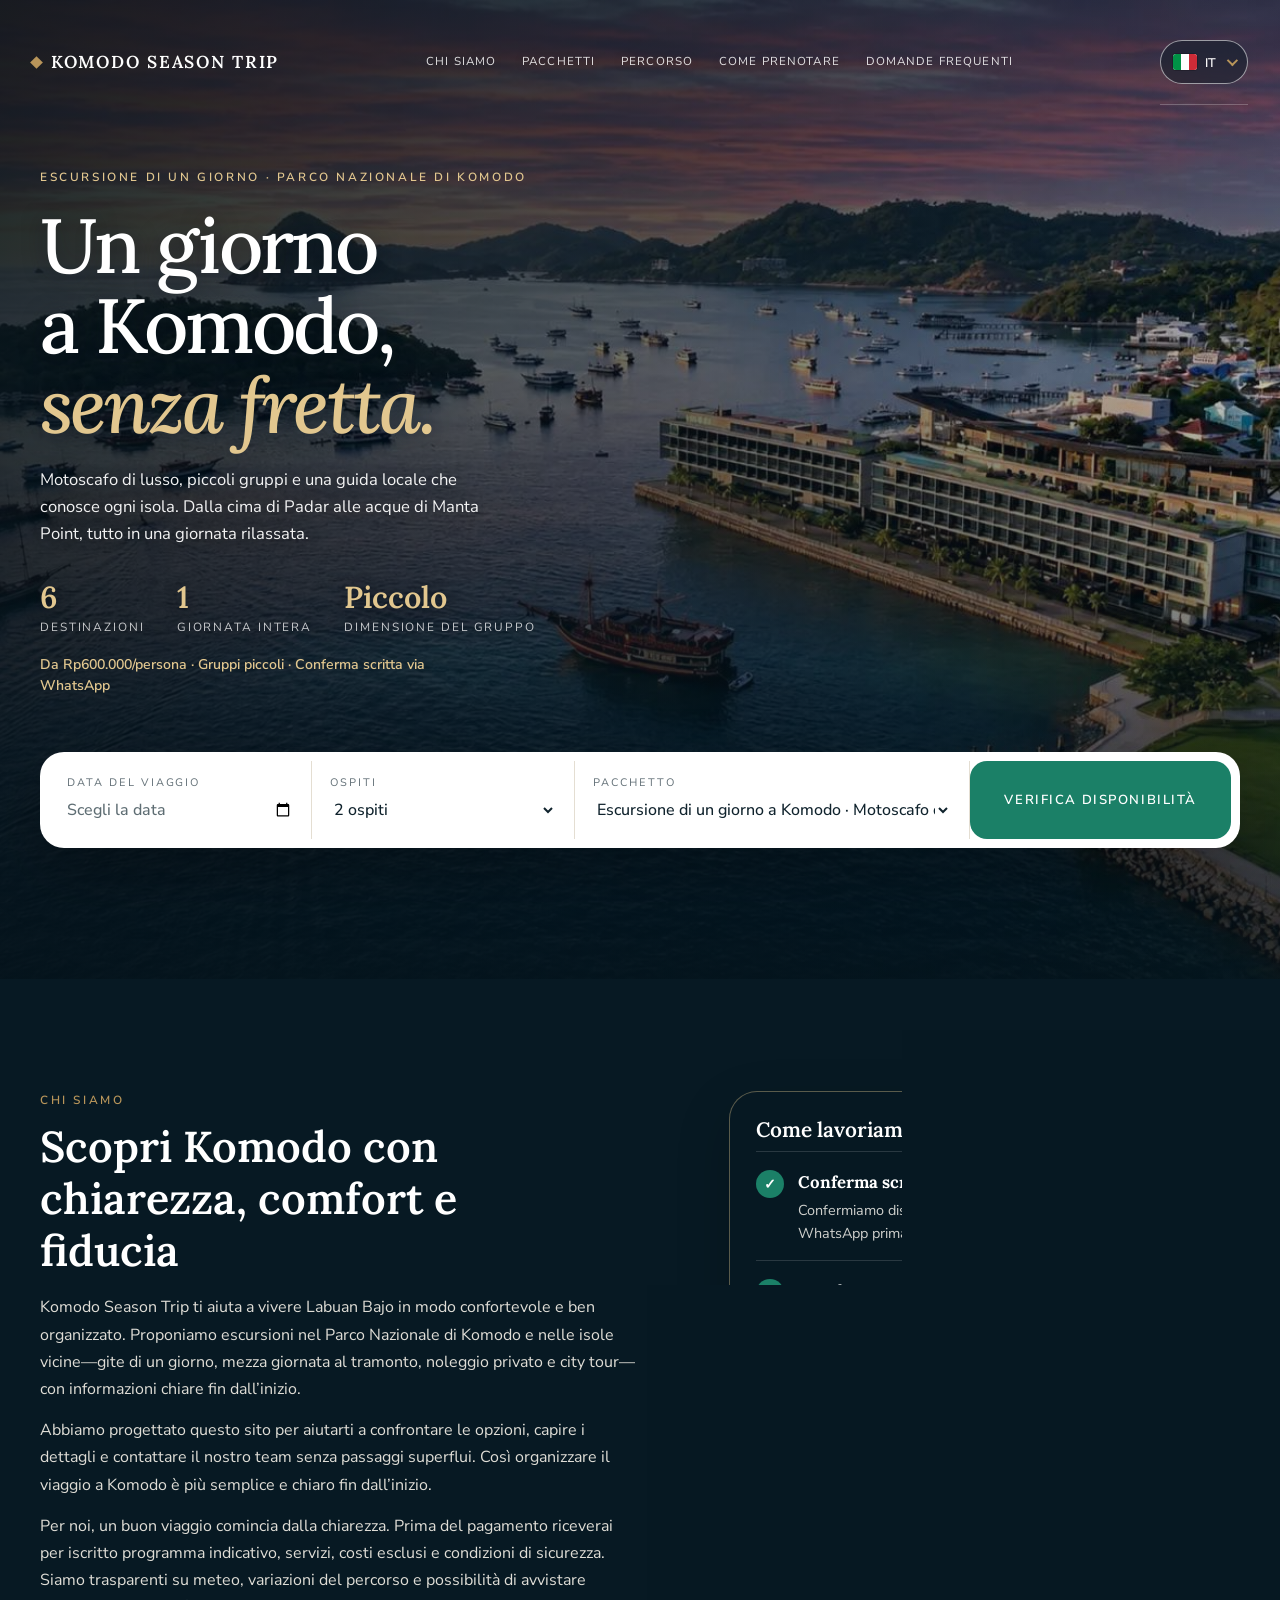
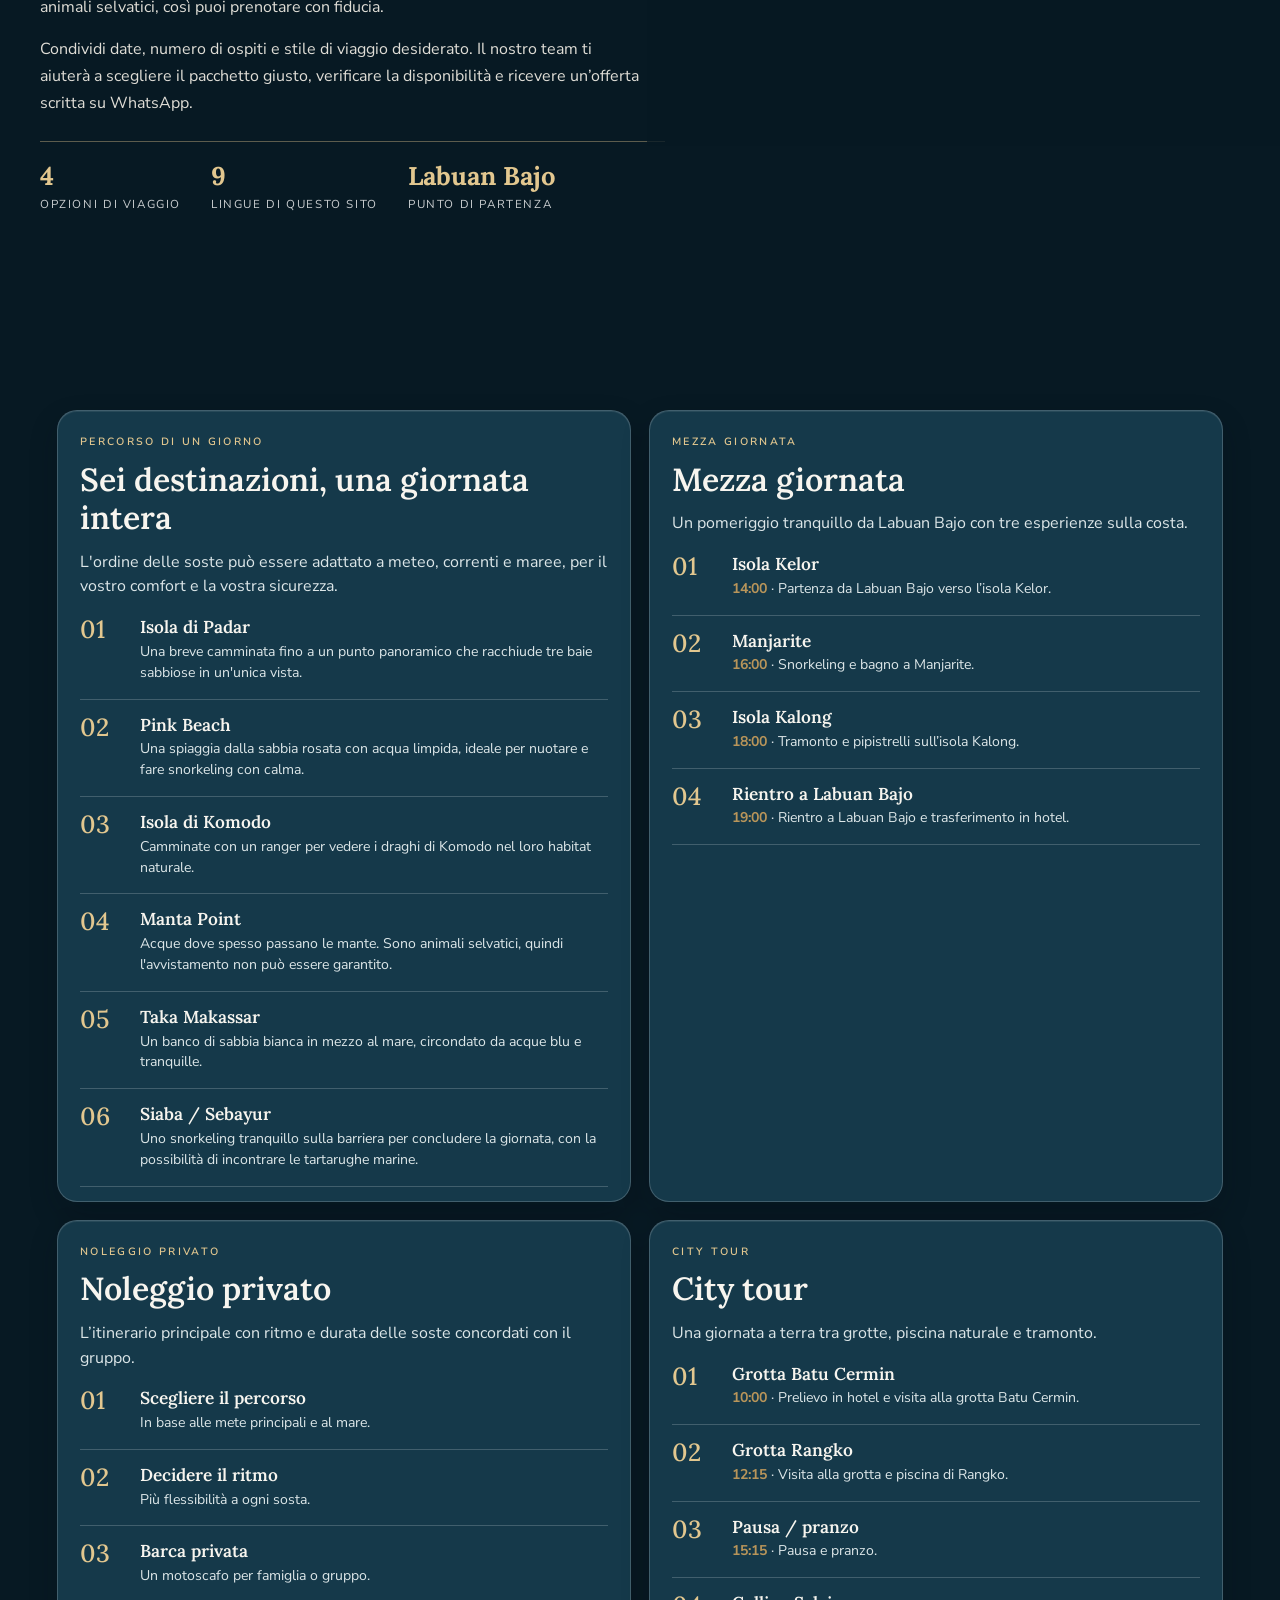
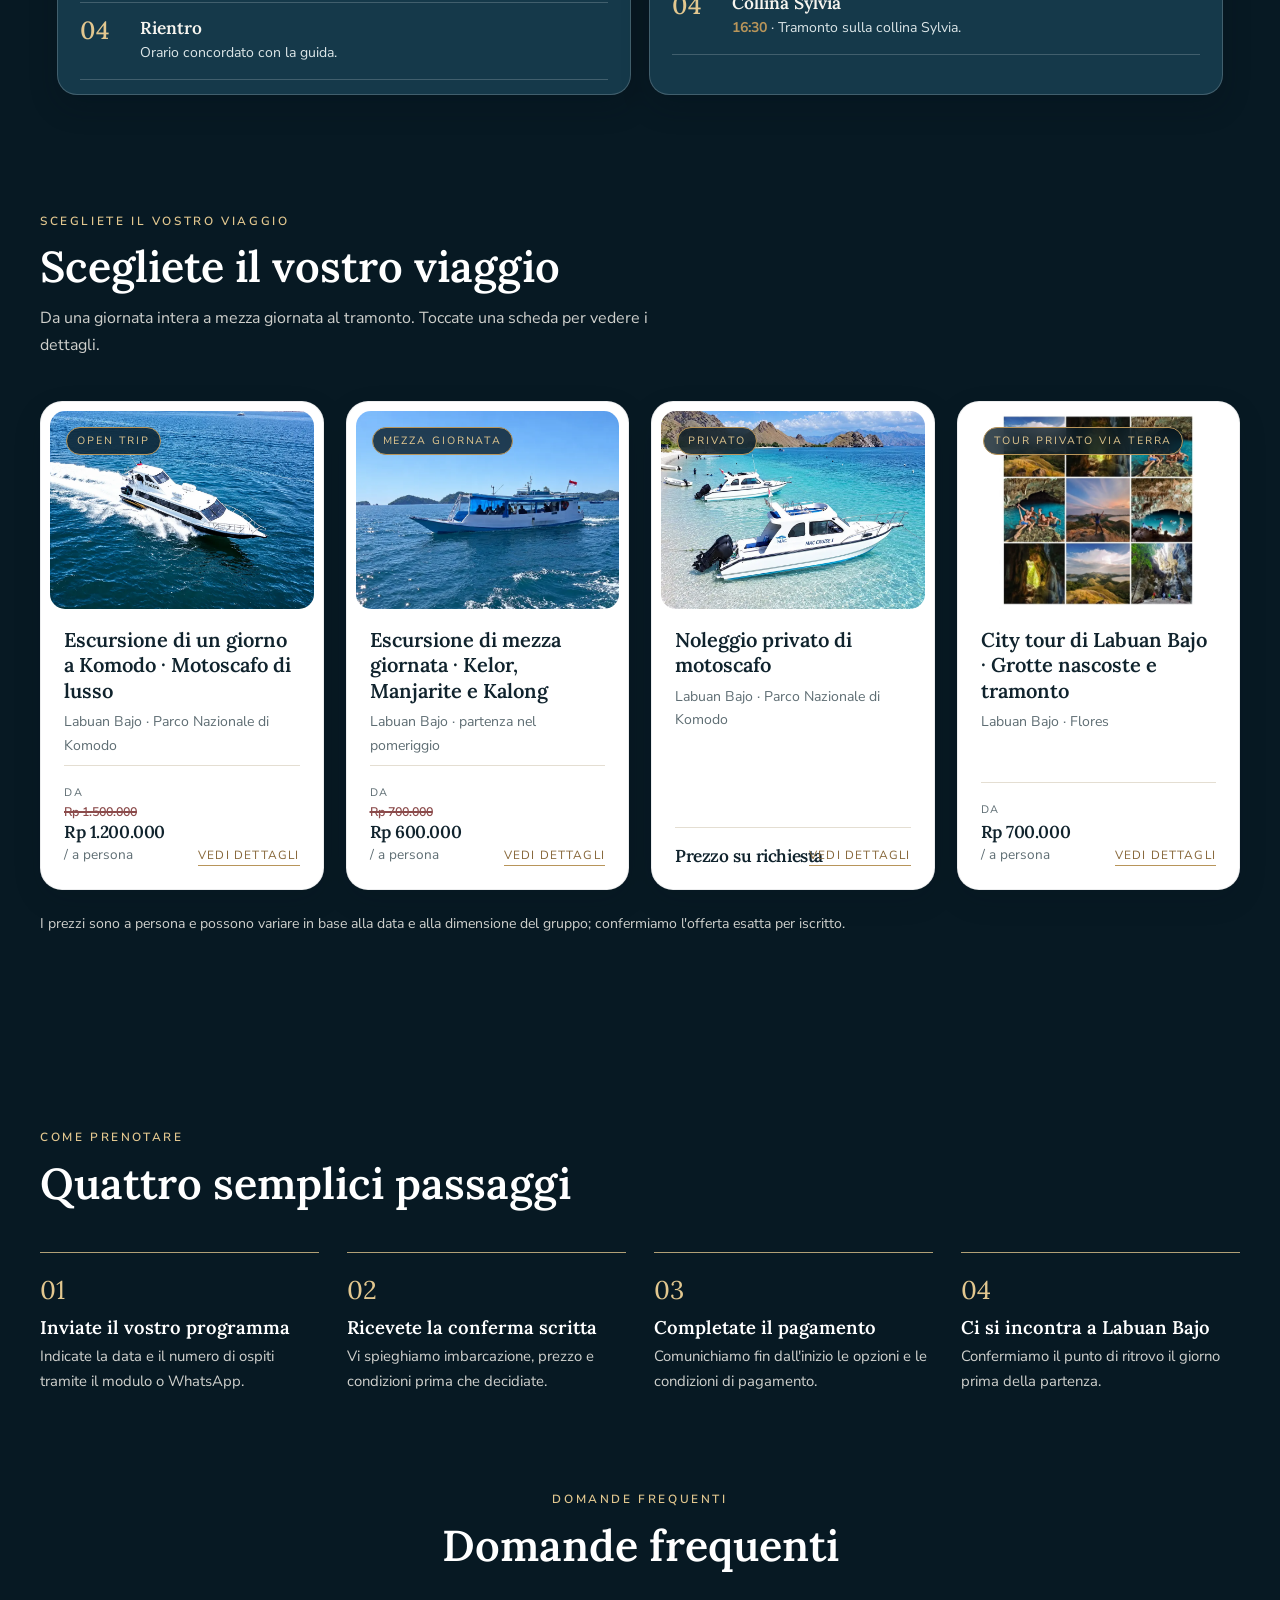
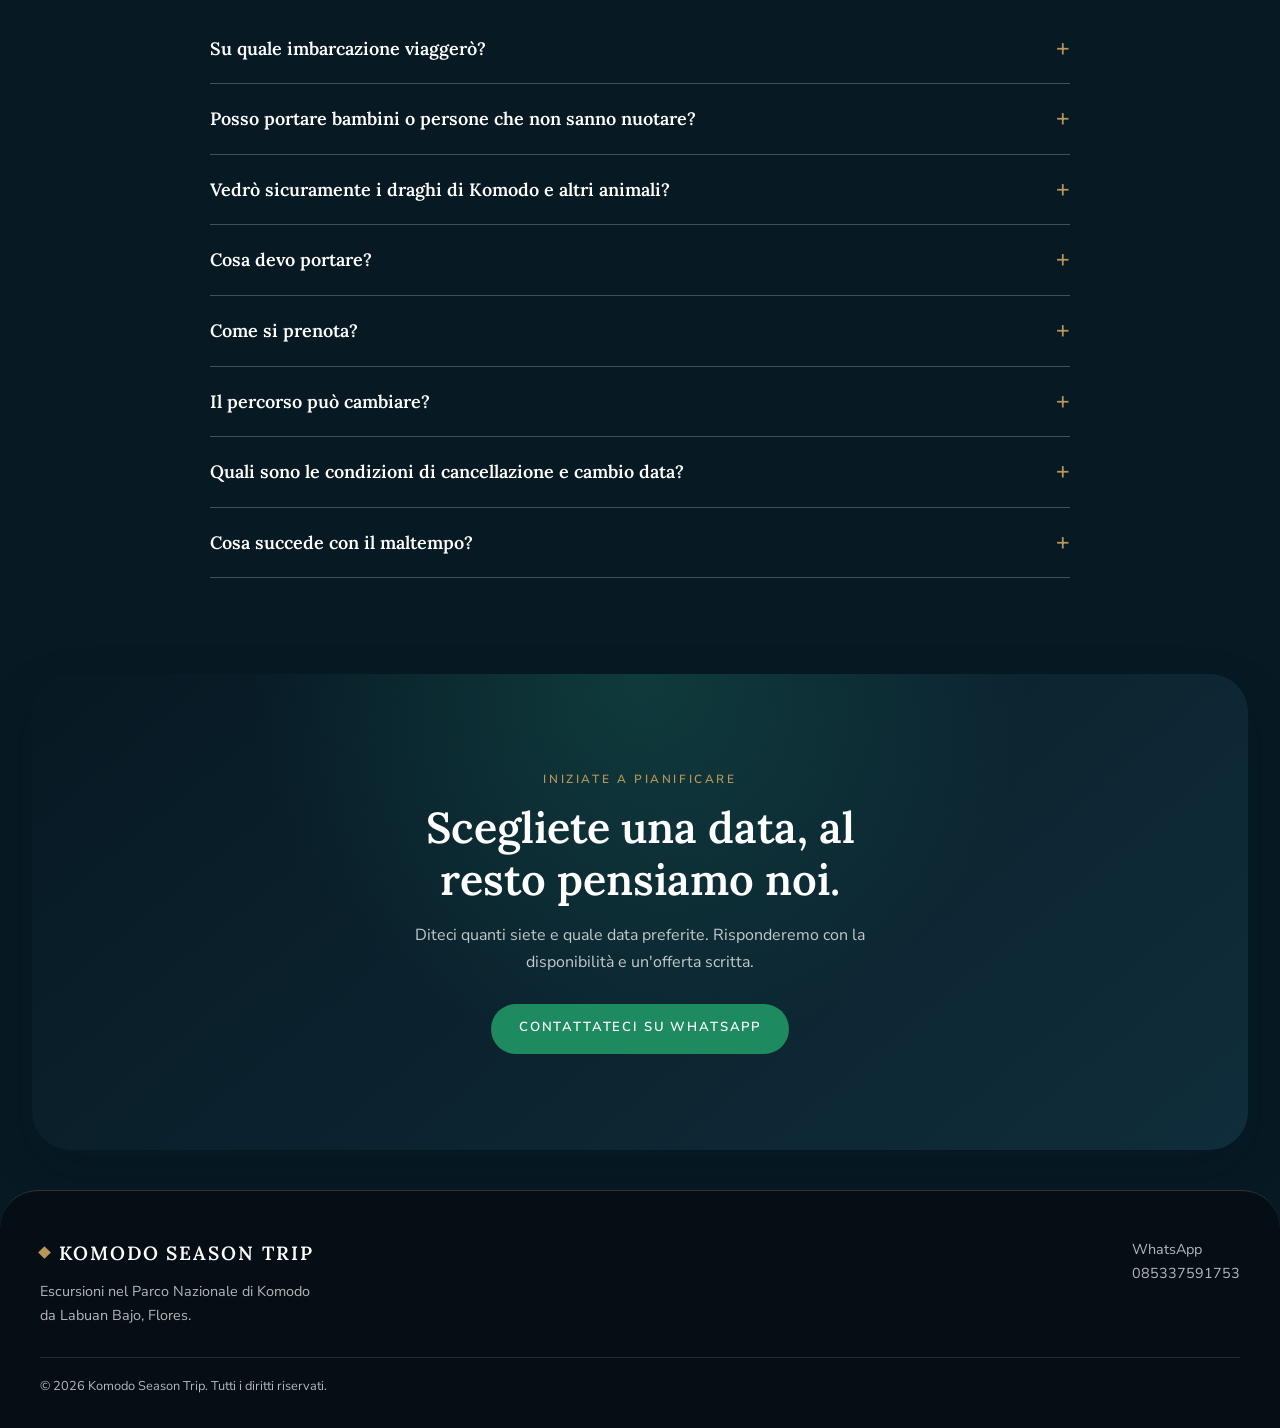
<file: it.html>
<!DOCTYPE html>
<html lang="it">
<head>
<meta charset="UTF-8">
<meta name="viewport" content="width=device-width, initial-scale=1, viewport-fit=cover">
<title>Escursioni all&#x27;isola di Komodo da Labuan Bajo | Komodo Season Trip</title>
<meta name="description" content="Escursioni nel Parco Nazionale di Komodo da Labuan Bajo: giornata intera in motoscafo di lusso, mezza giornata con tramonto sull&#x27;isola Kalong, noleggio privato e tour della grotta Rangko. Piccoli gruppi, prenotazione via WhatsApp.">
<meta name="robots" content="index,follow,max-image-preview:large">
<meta property="og:type" content="website"><meta property="og:site_name" content="Komodo Season Trip">
<meta property="og:title" content="Escursioni all&#x27;isola di Komodo da Labuan Bajo | Komodo Season Trip"><meta property="og:description" content="Escursioni nel Parco Nazionale di Komodo da Labuan Bajo: giornata intera in motoscafo di lusso, mezza giornata con tramonto sull&#x27;isola Kalong, noleggio privato e tour della grotta Rangko. Piccoli gruppi, prenotazione via WhatsApp.">
<meta property="og:locale" content="it_IT"><meta property="og:locale:alternate" content="id_ID"><meta property="og:locale:alternate" content="en_US"><meta property="og:locale:alternate" content="zh_CN"><meta property="og:locale:alternate" content="ms_MY"><meta property="og:locale:alternate" content="ru_RU"><meta property="og:locale:alternate" content="es_ES"><meta property="og:locale:alternate" content="pt_PT"><meta property="og:locale:alternate" content="de_DE">
<meta property="og:image" content="https://darwin9415.github.io/Komodo-season-trip/hero.webp">
<meta name="twitter:card" content="summary_large_image">
<link rel="alternate" hreflang="id" href="https://darwin9415.github.io/Komodo-season-trip/">
<link rel="alternate" hreflang="en" href="https://darwin9415.github.io/Komodo-season-trip/en.html">
<link rel="alternate" hreflang="zh" href="https://darwin9415.github.io/Komodo-season-trip/zh.html">
<link rel="alternate" hreflang="ms" href="https://darwin9415.github.io/Komodo-season-trip/ms.html">
<link rel="alternate" hreflang="ru" href="https://darwin9415.github.io/Komodo-season-trip/ru.html">
<link rel="alternate" hreflang="es" href="https://darwin9415.github.io/Komodo-season-trip/es.html">
<link rel="alternate" hreflang="pt" href="https://darwin9415.github.io/Komodo-season-trip/pt.html">
<link rel="alternate" hreflang="it" href="https://darwin9415.github.io/Komodo-season-trip/it.html">
<link rel="alternate" hreflang="de" href="https://darwin9415.github.io/Komodo-season-trip/de.html"><link rel="alternate" hreflang="fr" href="https://darwin9415.github.io/Komodo-season-trip/fr.html"><link rel="alternate" hreflang="ar" href="https://darwin9415.github.io/Komodo-season-trip/ar.html">
<link rel="alternate" hreflang="x-default" href="https://darwin9415.github.io/Komodo-season-trip/">
<link rel="canonical" href="https://darwin9415.github.io/Komodo-season-trip/it.html">
<meta property="og:url" content="https://darwin9415.github.io/Komodo-season-trip/it.html">
<link rel="preconnect" href="https://fonts.googleapis.com">
<link rel="preconnect" href="https://fonts.gstatic.com" crossorigin>
<link href="https://fonts.googleapis.com/css2?family=Lora:ital,wght@0,500;0,600;0,700;1,500&family=Nunito+Sans:wght@400;500;600;700&display=swap" rel="stylesheet">
<script type="application/ld+json">{"@context": "https://schema.org", "@graph": [{"@type": "TravelAgency", "name": "Komodo Season Trip", "telephone": "+6285337591753", "areaServed": "Labuan Bajo, Flores, Indonesia", "description": "Escursioni nel Parco Nazionale di Komodo da Labuan Bajo: giornata intera in motoscafo di lusso, mezza giornata con tramonto sull'isola Kalong, noleggio privato e tour della grotta Rangko. Piccoli gruppi, prenotazione via WhatsApp."}, {"@type": "TouristTrip", "name": "Escursione di un giorno a Komodo · Motoscafo di lusso", "description": "Escursione aperta (condivisa) di un'intera giornata verso sei destinazioni del Parco Nazionale di Komodo in motoscafo turistico da Labuan Bajo: isola di Padar, Pink Beach, isola di Komodo, Manta Point, Taka Makassar e Siaba o Sebayur. Inclusi ritiro in hotel nell'area di Labuan Bajo, pranzo e guida locale.", "provider": {"@type": "TravelAgency", "name": "Komodo Season Trip"}, "offers": {"@type": "Offer", "priceCurrency": "IDR", "price": "1500000", "availability": "https://schema.org/InStock"}}, {"@type": "TouristTrip", "name": "Escursione di mezza giornata · Kelor, Manjarite e Kalong", "description": "Un'escursione rilassata di mezza giornata: si salpa da Labuan Bajo nel pomeriggio, sosta sulla spiaggia incontaminata dell'isola Kelor, snorkeling a Manjarite e chiusura con il tramonto e migliaia di volpi volanti sull'isola Kalong. Trasferimento da e per l'hotel incluso.", "provider": {"@type": "TravelAgency", "name": "Komodo Season Trip"}, "offers": {"@type": "Offer", "priceCurrency": "IDR", "price": "700000", "availability": "https://schema.org/InStock"}}, {"@type": "TouristTrip", "name": "Noleggio privato di motoscafo", "description": "Noleggiate un intero motoscafo solo per la vostra famiglia o il vostro gruppo. Il percorso segue il pacchetto principale, mentre ritmo e durata delle soste seguono i vostri desideri.", "provider": {"@type": "TravelAgency", "name": "Komodo Season Trip"}}, {"@type": "TouristTrip", "name": "City tour di Labuan Bajo · Grotte nascoste e tramonto", "description": "Una giornata privata alla scoperta dell'entroterra di Labuan Bajo: la grotta Batu Cermin, un bagno nella limpida pozza della grotta Rangko e il tramonto sulla collina Sylvia. Tre esperienze in un solo viaggio per 2–6 ospiti.", "provider": {"@type": "TravelAgency", "name": "Komodo Season Trip"}, "offers": {"@type": "Offer", "priceCurrency": "IDR", "price": "700000", "availability": "https://schema.org/InStock"}}]}</script>
<style>
:root{--navy:#08151f;--navy2:#0f2a3c;--gold:#b8955a;--gold2:#dcc08c;--ivory:#f6f3ed;--stone:#ebe5d9;--ink:#101c27;--muted:#67727c;--line:#e0d9ca;
--serif:"Lora",Georgia,"Times New Roman",serif;--sans:"Nunito Sans","Segoe UI",Arial,sans-serif}
*{box-sizing:border-box;margin:0;padding:0}
html{scroll-behavior:smooth}
body{font-variant-numeric:lining-nums;font-family:var(--sans);background:var(--ivory);color:var(--ink);line-height:1.65;font-size:16px;-webkit-font-smoothing:antialiased}
a{color:inherit;text-decoration:none}
svg{display:block}
:focus-visible{outline:2px solid var(--gold);outline-offset:3px}
.wrap{width:min(1140px,90%);margin-inline:auto}
.hide{display:none!important}
.eyebrow{font-size:.74rem;letter-spacing:.22em;text-transform:uppercase;color:var(--gold);font-weight:600}
h1,h2,h3{font-family:var(--serif);font-weight:600;letter-spacing:0;line-height:1.2}
h2{font-size:clamp(1.8rem,3.8vw,2.7rem)}
.btn{display:inline-block;background:var(--gold);color:#08151f;border:0;border-radius:2px;padding:14px 28px;font:600 .82rem var(--sans);letter-spacing:.14em;text-transform:uppercase;cursor:pointer;transition:background .2s}
.btn:hover{background:var(--gold2)}
.btn.ghost{background:transparent;color:inherit;border:1px solid currentColor}
.btn.ghost:hover{background:rgba(184,149,90,.12)}

/* header */
header.top{position:absolute;inset:0 0 auto;z-index:10;color:#fff}
.top .wrap{display:flex;align-items:center;justify-content:space-between;padding-block:24px;gap:20px}
.logo{font-family:var(--serif);font-size:1.15rem;font-weight:600;letter-spacing:.12em;text-transform:uppercase;display:flex;align-items:center;gap:12px}
.logo i{width:9px;height:9px;background:var(--gold);transform:rotate(45deg)}
nav.menu{display:flex;gap:34px;font-size:.82rem;letter-spacing:.12em;text-transform:uppercase}
nav.menu a{opacity:.85;padding:4px 0;border-bottom:1px solid transparent}
nav.menu a:hover{opacity:1;border-color:var(--gold)}
.top .btn{padding:10px 20px}
@media(max-width:860px){nav.menu{display:none}}

/* hero */
.hero{position:relative;color:#fff;min-height:720px;padding:190px 0 0;overflow:hidden;background:#08151f center/cover no-repeat}
.glow{position:absolute;right:10%;top:150px;width:420px;height:420px;border-radius:50%;background:radial-gradient(circle,rgba(220,192,140,.55),rgba(184,149,90,0) 66%);pointer-events:none}
.hero svg.scene{position:absolute;left:0;right:0;bottom:0;width:100%;height:42%;min-height:200px}
.hero .wrap{position:relative;z-index:2}
.hero h1{font-size:clamp(2.4rem,6vw,4.7rem);max-width:12ch;margin-top:18px;font-weight:500}
.hero h1 em{color:var(--gold2);font-style:italic}
.hero .lead{margin-top:22px;max-width:50ch;font-size:1.06rem;color:rgba(255,255,255,.82)}
.facts{display:flex;gap:34px;margin-top:34px;flex-wrap:wrap}
.facts div b{display:block;font-family:var(--serif);font-size:1.8rem;font-weight:600;color:var(--gold2);line-height:1}
.facts div span{font-size:.74rem;letter-spacing:.16em;text-transform:uppercase;opacity:.75}
.cari{position:relative;z-index:3;margin-top:56px;margin-bottom:-52px;background:#fff;color:var(--ink);padding:10px;display:grid;grid-template-columns:1fr 1fr 1.5fr auto;gap:0;box-shadow:0 30px 60px rgba(4,12,20,.35)}
.cari > div{padding:12px 20px;border-right:1px solid var(--line)}
.cari label{display:block;font-size:.68rem;letter-spacing:.18em;text-transform:uppercase;color:var(--muted);margin-bottom:2px}
.cari input,.cari select{width:100%;border:0;background:transparent;font:500 1rem var(--sans);color:var(--ink);padding:4px 0}
.cari .btn{align-self:stretch;border-radius:0;padding-inline:34px}
@media(max-width:900px){.cari{grid-template-columns:1fr 1fr;margin-bottom:-90px}.cari > div{border-bottom:1px solid var(--line)}.cari .btn{grid-column:1/-1;padding-block:16px}}
@media(max-width:520px){.cari{grid-template-columns:1fr}.cari > div{border-right:0}}


section{padding-block:80px}
.sec-head{max-width:640px;margin-bottom:42px}
.sec-head p{color:var(--muted);margin-top:12px}

/* paket */
.cards{display:grid;grid-template-columns:repeat(4,1fr);gap:24px}
@media(max-width:1100px){.cards{grid-template-columns:1fr 1fr}}
@media(max-width:620px){.cards{grid-template-columns:1fr}}
.card{background:#fff;border:1px solid var(--line);cursor:pointer;display:flex;flex-direction:column;transition:transform .25s,box-shadow .25s}
.card:hover{transform:translateY(-4px);box-shadow:0 22px 40px rgba(8,21,31,.12)}
.thumb{height:220px;position:relative;display:grid;place-items:center;color:var(--gold2)}
.has-photo{background-size:cover;background-position:center}.has-photo svg{display:none}
.t1{background:linear-gradient(145deg,#0f2a3c,#08151f)}
.t2{background:linear-gradient(145deg,#14485a,#0a2233)}
.t3{background:linear-gradient(145deg,#1d3a4a,#0a1b27)}
.thumb svg{width:84px;height:84px;opacity:.9}
.tag{position:absolute;left:16px;top:16px;background:rgba(8,21,31,.6);backdrop-filter:blur(4px);font-size:.66rem;letter-spacing:.18em;text-transform:uppercase;border:1px solid var(--gold);color:var(--gold2);padding:4px 10px}
.card .body{padding:24px;display:flex;flex-direction:column;gap:6px;flex:1}
.card h3{font-size:1.25rem}
.where{color:var(--muted);font-size:.88rem}
.score{font-size:.88rem;color:var(--muted)}.score b{color:var(--gold)}
.meta{margin-top:auto;padding-top:18px;border-top:1px solid var(--line);display:flex;justify-content:space-between;align-items:end;gap:10px}
.price small{display:block;font-size:.68rem;letter-spacing:.16em;text-transform:uppercase;color:var(--muted)}
.meta .price{display:flex;flex-direction:column;align-items:flex-start;gap:2px;min-width:0}.meta .price .price-old{display:block!important;margin:0;color:#8b4b4b;font-family:var(--sans);font-size:.86rem;font-weight:600;line-height:1.25;text-decoration-line:line-through;text-decoration-color:#8b4b4b;text-decoration-thickness:2px;white-space:nowrap}.meta .price strong{display:block;color:var(--ink);font-size:1.4rem;line-height:1.2}.price .price-old{display:block;margin:2px 0 0;color:var(--muted);font-size:.82rem;font-weight:500;line-height:1.2;text-decoration:line-through;text-decoration-thickness:1.5px}.price strong{font-family:var(--serif);font-size:1.35rem;font-weight:600}
.price em{font-style:normal;color:var(--muted);font-size:.85rem}
.more{font-size:.74rem;letter-spacing:.16em;text-transform:uppercase;color:var(--gold);border-bottom:1px solid var(--gold)}
.note{margin-top:22px;font-size:.88rem;color:var(--muted)}

/* rute */
.rute{background:linear-gradient(135deg,#fbfaf5 0%,#f7f5ed 48%,#eef5f2 100%);border:1px solid rgba(184,149,90,.22);box-shadow:0 18px 44px rgba(8,21,31,.10)}
.rgrid{display:grid;grid-template-columns:.9fr 1.1fr;gap:60px}
@media(max-width:860px){.rgrid{grid-template-columns:1fr;gap:30px}}
.rgrid .sec-head{position:sticky;top:40px;align-self:start}
@media(max-width:860px){.rgrid .sec-head{position:static}}
.stops{list-style:none}
.stops li{display:grid;grid-template-columns:70px 1fr;gap:16px;padding:22px 0;border-bottom:1px solid var(--line)}
.stops li:first-child{padding-top:0}
.stops b{font-family:var(--serif);font-size:1.9rem;color:var(--gold);line-height:1;font-weight:500}
.stops h3{font-size:1.25rem}
.stops p{color:var(--muted);font-size:.96rem;margin-top:4px}
.route-swipe-hint{display:flex;align-items:center;justify-content:center;gap:10px;width:max-content;max-width:100%;margin:14px auto 0;padding:7px 14px;border:1px solid rgba(184,149,90,.3);border-radius:999px;background:rgba(255,255,255,.74);color:var(--muted);font-size:.8rem;line-height:1.4;text-align:center}.route-swipe-hint span{color:var(--gold);font-size:1.15rem;font-weight:700}
.route-time{font-weight:700;color:var(--gold);white-space:nowrap}
.route-slides{display:block;width:100%;max-width:100%;height:auto;max-height:min(62vh,620px);min-height:0;overflow-x:hidden;overflow-y:auto;overscroll-behavior:auto;-webkit-overflow-scrolling:touch;scrollbar-width:thin;scrollbar-color:var(--gold) transparent;margin:0;padding:0 14px 8px;background:linear-gradient(180deg,rgba(255,255,255,.88),rgba(239,246,242,.78));border:1px solid rgba(184,149,90,.2);border-radius:22px;box-shadow:inset 0 1px 0 rgba(255,255,255,.85)}.route-slides::-webkit-scrollbar{width:8px}.route-slides::-webkit-scrollbar-thumb{background:var(--gold);border:2px solid rgba(255,255,255,.75);border-radius:8px}.route-slides::-webkit-scrollbar-track{background:rgba(224,217,202,.35);border-radius:8px}

.route-slide{display:block;width:100%;background:transparent;border:0;border-radius:0;padding:0}.route-slide+.route-slide{margin-top:30px;padding-top:30px;border-top:1px solid var(--line)}
.route-slide-grid{display:block;width:100%;background:transparent;border:0;border-radius:0;padding:0;box-shadow:none}
.route-slide .sec-head{margin-bottom:0}
.route-slide .sec-head h2{margin-top:10px;color:var(--ink)}
.route-slide .sec-head p{color:var(--muted);margin-top:12px}
.route-slide .eyebrow{font-size:.66rem;color:var(--gold)}
.route-stops{list-style:none;margin:0;padding:0}
.route-stops li{display:grid;grid-template-columns:70px 1fr;gap:16px;padding:22px 0;border-bottom:1px solid var(--line)}
.route-stops li:first-child{padding-top:0}
.route-stops b{font-family:var(--serif);font-size:1.9rem;color:var(--gold);line-height:1;font-weight:500}
.route-stops h3{font-size:1.25rem;margin:0;color:var(--ink)}
.route-stops p{color:var(--muted);font-size:.96rem;margin-top:4px;line-height:1.55}
@media(max-width:860px){.route-stops li{grid-template-columns:58px 1fr}}
@media(max-width:700px){.route-slides{max-height:min(58vh,520px);overflow-y:auto;padding:0 12px 8px}}



/* cara pesan */
.steps{display:grid;grid-template-columns:repeat(4,1fr);gap:28px;counter-reset:s}
@media(max-width:900px){.steps{grid-template-columns:repeat(2,1fr)}}
@media(max-width:520px){.steps{grid-template-columns:1fr}}
.step{counter-increment:s;border-top:1px solid var(--gold);padding-top:16px}
.step::before{content:"0" counter(s);font-family:var(--serif);font-size:1.6rem;color:var(--gold)}
.step h3{font-size:1.15rem;margin:4px 0 6px}
.step p{color:var(--muted);font-size:.93rem}

/* faq */
.faq{max-width:820px;margin-inline:auto}
details{border-bottom:1px solid var(--line);padding:20px 0}
summary{cursor:pointer;list-style:none;display:flex;justify-content:space-between;gap:16px;font-family:var(--serif);font-size:1.12rem;font-weight:600}
summary::-webkit-details-marker{display:none}
summary::after{content:"+";color:var(--gold);font-size:1.6rem;line-height:1}
details[open] summary::after{content:"–"}
details p{color:var(--muted);margin-top:10px;max-width:66ch}

/* cta */
.cta{background:linear-gradient(135deg,var(--navy),var(--navy2));color:#fff;text-align:center}
.cta h2{max-width:18ch;margin:12px auto 0}
.cta p{color:rgba(255,255,255,.75);margin:16px auto 28px;max-width:48ch}
footer.foot{background:#050e15;color:rgba(255,255,255,.7);padding:46px 0 30px;font-size:.9rem}
.foot .row{display:flex;justify-content:space-between;flex-wrap:wrap;gap:24px}
.foot .logo{color:#fff;font-size:1.2rem}
.foot a:hover{color:var(--gold2)}
.foot .copy{margin-top:30px;padding-top:18px;border-top:1px solid rgba(255,255,255,.12);font-size:.8rem}

/* panel detail – modal full dengan sudut membulat */
.overlay{
  position:fixed;inset:0;z-index:50;
  background:rgba(0,0,0,.4);
  opacity:0;visibility:hidden;
  transition:opacity .25s ease,visibility .25s ease;
}
.overlay.on{opacity:1;visibility:visible}
.panel{
  position:fixed;
  left:50%;
  top:50%;
  right:auto;bottom:auto;
  width:min(1100px,calc(100vw - 40px));
  max-width:calc(100vw - 40px);
  height:min(92vh,900px);
  max-height:min(92vh,900px);
  background:#fff;
  z-index:60;
  transform:translate(-50%,-46%) scale(.985);
  opacity:0;visibility:hidden;
  transition:transform .28s ease,opacity .28s ease,visibility .28s ease;
  display:flex;flex-direction:column;
  border-radius:24px;
  overflow:hidden;
  box-shadow:0 28px 70px rgba(8,21,31,.32);
  color:var(--ink);
  pointer-events:none;
}
.panel.on{
  transform:translate(-50%,-50%) scale(1);
  opacity:1;visibility:visible;
  pointer-events:auto;
}
.panel .scroll{overflow-y:auto;flex:1;min-height:0;-webkit-overflow-scrolling:touch;padding-bottom:12px}
.p-hero{height:auto;aspect-ratio:16/9;max-height:320px;position:relative;display:grid;place-items:center;color:var(--gold2);margin:0;border-radius:0}
.p-hero.has-photo{background-size:cover;background-position:center}
.p-hero.gal{aspect-ratio:16/9;max-height:340px}
.p-hero svg{width:100px;height:100px}
.p-close{
  position:absolute;right:16px;top:16px;z-index:5;
  width:42px;height:42px;border-radius:50%;
  border:1px solid rgba(255,255,255,.5);
  background:rgba(8,21,31,.55);color:#fff;
  font-size:1.45rem;cursor:pointer;line-height:1;
  display:grid;place-items:center;
  transition:background .2s,border-color .2s;
}
.p-close:hover{background:rgba(8,21,31,.85);border-color:var(--gold)}
.p-body{padding:26px 32px 10px}
.p-body h2{font-size:1.75rem;color:var(--ink)}
.p-sub{color:var(--muted);margin-top:4px}
.p-score{margin-top:10px;color:var(--muted);font-size:.9rem}.p-score b{color:var(--gold)}
.p-body p.desc{margin-top:16px;max-width:70ch}
.p-body h3{font-size:1.15rem;margin:26px 0 12px;color:var(--ink)}
.spec{display:grid;grid-template-columns:1fr 1fr;gap:1px;background:var(--line);border:1px solid var(--line);border-radius:16px;overflow:hidden}
.spec div{background:#fff;padding:14px 16px}
.spec small{display:block;color:var(--muted);font-size:.66rem;letter-spacing:.16em;text-transform:uppercase}
.spec b{font-size:.95rem;font-weight:500}
.tiers{grid-template-columns:repeat(3,1fr)}.tiers b{font-family:var(--serif);font-size:1.1rem;font-weight:600}
.chips{display:flex;flex-wrap:wrap;gap:8px;list-style:none}
.chips li{border:1px solid var(--line);padding:5px 14px;font-size:.84rem;border-radius:999px}
.itin{list-style:none;border-left:1px solid var(--gold);margin:0 0 0 6px;max-width:100%}.itin li{display:grid;grid-template-columns:max-content minmax(0,1fr);align-items:start;column-gap:16px;padding:0 0 10px 20px;position:relative;width:fit-content;max-width:100%}.itin li::before{content:"";position:absolute;left:-5px;top:7px;width:9px;height:9px;background:var(--gold);transform:rotate(45deg)}.itin b{font-weight:700;font-size:.92rem;letter-spacing:.01em;white-space:nowrap}.itin span{color:var(--muted);font-size:.9rem;min-width:0}
.pinc{display:grid;grid-template-columns:1fr 1fr;gap:16px}
@media(max-width:480px){.pinc{grid-template-columns:1fr}}
.pinc ul{list-style:none;font-size:.9rem}
.pinc li{padding:4px 0 4px 20px;position:relative}
.pinc .y li::before{content:"✓";color:var(--gold);position:absolute;left:0;font-weight:700}
.pinc .n li::before{content:"–";color:var(--muted);position:absolute;left:3px}
.book{
  border-top:1px solid var(--line);
  padding:16px 28px 20px;
  display:flex;align-items:center;gap:14px;
  background:#fff;flex-shrink:0;flex-wrap:wrap;
}
.book .price{flex:1;min-width:120px}
.book input[type=date]{border:1px solid var(--line);padding:10px 12px;font:inherit;background:#fff;max-width:170px;border-radius:12px}
.book .btn{padding:12px 22px;border-radius:999px}
@media(max-width:700px){
  .panel{
    width:calc(100vw - 16px);
    max-width:calc(100vw - 16px);
    height:min(94vh,100%);
    max-height:min(94vh,100%);
    border-radius:20px;
  }
  /* Keep the 16:9 ratio on photo slides on small screens. */
  .p-hero,.p-hero.gal{max-height:none}
  .book input[type=date]{flex:1;max-width:none}
  .p-body{padding:18px 18px 8px}
  .p-body h2{font-size:1.4rem}
  .p-body p.desc{max-width:none}
}
body.lock{overflow:hidden}

/* dialog pesanan */
dialog.od{border:0;width:min(480px,94vw);padding:0;margin:auto;color:var(--ink);background:#fff}
dialog.od::backdrop{background:rgba(4,12,20,.65)}
.od form,.od .o-done{padding:30px;display:grid;gap:14px}
.od h2{font-size:1.65rem}
.od .o-boat{color:var(--gold);font-weight:600;margin-top:-6px}
.od label{display:block;font-size:.68rem;letter-spacing:.16em;text-transform:uppercase;color:var(--muted);margin-bottom:4px}
.od input,.od textarea{width:100%;border:1px solid var(--line);padding:11px 12px;font:inherit;background:#fff;color:var(--ink)}
.od textarea{min-height:76px;resize:vertical}
.o-two{display:grid;grid-template-columns:1fr 1fr;gap:12px}
@media(max-width:420px){.o-two{grid-template-columns:1fr}}
.o-err{color:#b3261e;font-size:.9rem}
.o-act{display:flex;gap:10px;justify-content:flex-end;flex-wrap:wrap}
.od .btn.ghost{color:var(--ink)}

/* foto latar hero (tertanam, tidak perlu file terpisah) */
.hero{background-image:linear-gradient(90deg,rgba(8,21,31,.78) 0%,rgba(8,21,31,.45) 55%,rgba(8,21,31,.2) 100%),linear-gradient(180deg,rgba(8,21,31,.55) 0%,rgba(8,21,31,0) 30%,rgba(8,21,31,0) 62%,rgba(8,21,31,.7) 100%),url(hero.webp);background-position:center 55%}
.hero h1{max-width:15ch;text-wrap:balance;text-shadow:0 2px 24px rgba(4,12,20,.45)}
.hero .lead,.facts{text-shadow:0 1px 14px rgba(4,12,20,.5)}
/* header rapi di layar menengah */
.logo{white-space:nowrap;font-size:1.3rem;letter-spacing:.12em}
nav.menu{gap:28px}nav.menu a,.top .btn{white-space:nowrap}
@media(max-width:980px){nav.menu{display:none}}

/* ===== bingkai melengkung & foto sesuai bingkai ===== */
.btn{border-radius:999px}
.top .btn.ghost{border-radius:999px}
.hero{border-radius:0}
.cari{border-radius:30px}.cari .btn{border-radius:22px}
.card{border-radius:26px;overflow:hidden;padding:12px}
.card .body{padding:18px 10px 8px}
.thumb{height:auto;aspect-ratio:4/3;border-radius:0}
.tag{border-radius:999px}
.panel{/* side radius disabled – using centered modal */}
.p-hero{/* aspect handled in modal panel CSS */}
.spec{border-radius:18px;overflow:hidden}
.chips li{border-radius:999px}
.book input[type=date],.od input,.od textarea{border-radius:14px}
dialog.od{border-radius:30px;overflow:hidden}
.rute,.cta{margin-inline:clamp(10px,2.5vw,36px);border-radius:38px}
.rute{border:1px solid var(--line)}
footer.foot{border-radius:38px 38px 0 0;margin-top:40px}
@media(max-width:600px){.panel{/* bottom sheet radius disabled */}}

/* ===== foto utama: bingkai persegi (tidak melengkung), rasio 4:3 pas dengan foto ===== */
.card{padding:10px}
.card .body{padding:20px 14px 14px}
.thumb{border-radius:0}
.p-hero{margin:14px 14px 0;border-radius:0;max-height:none}
/* foto selalu memenuhi frame (menimpa rule .t1/.t2 yang me-reset ukuran latar) */
.thumb.has-photo,.p-hero.has-photo{background-size:cover;background-position:center;background-repeat:no-repeat}
.thumb.has-photo.fit-contain,.p-hero.has-photo.fit-contain{background-size:contain;background-color:#fff}

/* ===== latar situs: foto Padar (sedikit blur) + warna huruf menyesuaikan ===== */
body{background:#0a1620;color:#f6f3ed}
body::before{content:"";position:fixed;inset:0;z-index:-1;background:linear-gradient(rgba(8,21,31,.46),rgba(8,21,31,.62)),url(bg.webp) center/cover no-repeat}
.pil h3,.sec-head h2,.step h3,summary{color:#fff}
.pil p,.sec-head p,.note,.step p,details p{color:rgba(246,243,237,.84)}
.pil b,.step::before{color:var(--gold2)}
.pil,.step{border-top-color:var(--gold2)}
#paket .eyebrow,#cara .eyebrow,#faq .eyebrow{color:var(--gold2)}
details{border-bottom-color:rgba(255,255,255,.24)}
.card,.rute,.panel{color:var(--ink)}
.card h3,.rute h2,.rute h3,.panel h2,.panel h3{color:var(--ink)}
.rute .sec-head p{color:var(--muted)}
.rute .eyebrow{color:var(--gold)}
/* tombol Cek ketersediaan: hijau */
.cari .btn{background:#1e8a5f;color:#fff}
.cari .btn:hover{background:#17724f}

/* ===== kotak pencarian di hero: tampil penuh & rapi di HP ===== */
html{overflow-x:hidden}
.hs{height:70px}
.cari>div{min-width:0}
.cari input,.cari select{min-width:0;max-width:100%}
.dph{position:relative}
.dph span{position:absolute;left:0;top:50%;transform:translateY(-50%);pointer-events:none;color:var(--muted);font-weight:500}
.dph.has span,.dph:focus-within span{display:none}
.dph:not(.has) input:not(:focus){color:transparent}
@media(max-width:900px){
  .hero{padding-top:150px}
  .hs{height:40px}
  .cari{grid-template-columns:1fr 1fr;margin-top:40px;margin-bottom:0;padding:8px;border-radius:26px}
  .cari>div{padding:10px 14px;border-right:0;border-bottom:1px solid var(--line)}
  .cari>div:nth-child(1){border-right:1px solid var(--line)}
  .cari>div:nth-child(3){grid-column:1/-1}
  .cari .btn{grid-column:1/-1;margin-top:8px;padding:16px;border-radius:20px}
}
@media(max-width:520px){
  .cari{grid-template-columns:1fr}
  .cari>div:nth-child(1){border-right:0}
}

/* ===== semua tombol WhatsApp berwarna hijau ===== */
a.btn[data-wa],#p-wa,#o-wa{background:#1e8a5f!important;color:#fff!important;border:0!important}
a.btn[data-wa]:hover,#p-wa:hover,#o-wa:hover{background:#17724f!important}
/* ===== bar pemesanan di panel: rapi di HP ===== */
.book .price strong,.book .price em{white-space:nowrap}
.book .dph{flex:1;min-width:150px}
.book .dph input[type=date]{width:100%;max-width:none;padding:11px 12px}
.book .dph span{left:14px}
@media(max-width:600px){
  .book{gap:10px}
  .book .price{flex:1 1 100%}
  .book .btn{flex:1 1 150px;text-align:center}
}

/* ===== galeri foto di panel detail ===== */
.p-hero.gal{display:block;background:#0a1620;overflow:hidden}
.gal .sl{position:absolute;inset:0;width:100%;height:100%;display:flex;overflow-x:auto;scroll-snap-type:x mandatory;scrollbar-width:none;-webkit-overflow-scrolling:touch}
.gal .sl::-webkit-scrollbar{display:none}
.gal figure{flex:0 0 100%;width:100%;min-width:100%;scroll-snap-align:center;position:relative;margin:0}
.gal figure img{width:100%;height:100%;object-fit:cover;display:block}
.gal figure.ct{background:#fff}
.gal figure.ct img{object-fit:contain}
.gal figcaption{position:absolute;left:0;right:0;bottom:0;padding:38px 16px 30px;background:linear-gradient(transparent,rgba(8,21,31,.75));color:#fff;font-size:.86rem}
.gal .cnt{position:absolute;left:14px;top:14px;z-index:2;background:rgba(8,21,31,.6);color:#fff;font-size:.74rem;letter-spacing:.1em;padding:5px 12px;border-radius:999px}
.gal .nav{position:absolute;top:50%;transform:translateY(-50%);z-index:2;width:38px;height:38px;border-radius:50%;border:1px solid rgba(255,255,255,.6);background:rgba(8,21,31,.55);color:#fff;font-size:1.4rem;line-height:1;cursor:pointer}
.gal .swipe-hint{position:absolute;left:50%;top:14px;transform:translateX(-50%);z-index:2;padding:5px 11px;border:1px solid rgba(255,255,255,.3);border-radius:999px;background:rgba(8,21,31,.62);color:#fff;font-size:.72rem;line-height:1.4;white-space:nowrap;pointer-events:none}
.gal .prev{left:10px}.gal .next{right:10px}
.gal .dots{position:absolute;left:0;right:0;bottom:12px;z-index:2;display:flex;justify-content:center;gap:6px}
.gal .dots i{width:7px;height:7px;border-radius:50%;background:rgba(255,255,255,.5);transition:width .2s}
.gal .dots i.on{background:var(--gold2);width:18px;border-radius:6px}
.p-close{z-index:3}
/* Desktop: make the gallery span the full modal width. */
@media(min-width:701px){
  /* Desktop mengikuti mode mobile: galeri penuh dengan rasio 16:9. */
  .p-hero.gal{height:auto;aspect-ratio:16/9;max-height:none}
  .gal figure img{object-fit:cover}
}
@media(hover:none){.gal .nav{display:none}}

/* ===== bagian informasi tambahan paket (aturan, FAQ) ===== */
.warn{margin-top:16px;padding:12px 14px;border-left:3px solid var(--gold);background:#faf6ec;border-radius:0 14px 14px 0;font-size:.92rem;line-height:1.55}
.inote{margin-top:10px;font-size:.88rem;color:var(--muted);line-height:1.55}
.xinfo{margin-top:26px}
.acc{border-top:1px solid var(--line)}.acc:last-child{border-bottom:1px solid var(--line)}
.acc>summary{cursor:pointer;list-style:none;display:flex;justify-content:space-between;gap:12px;padding:15px 0;font-family:var(--serif);font-size:1.08rem;font-weight:600}
.acc>summary::-webkit-details-marker{display:none}
.acc>summary::after{content:"+";color:var(--gold);font-size:1.4rem;line-height:1}
.acc[open]>summary::after{content:"–"}
.accb{padding:0 0 16px;font-size:.92rem;line-height:1.6}
.accb p{margin:0 0 10px}
.ilist{margin:0 0 10px 1.15rem;padding:0}.ilist li{margin:4px 0}
.qa{border-top:1px solid var(--line)}
.qa>summary{cursor:pointer;list-style:none;padding:11px 0;font-weight:600;font-size:.93rem;display:flex;justify-content:space-between;gap:10px}
.qa>summary::-webkit-details-marker{display:none}
.qa>summary::after{content:"+";color:var(--gold)}
.qa[open]>summary::after{content:"–"}
.qa p{margin:0 0 12px;color:var(--muted)}

/* ===== panel detail: tampilan rapi & profesional (semua paket, semua bahasa) ===== */
.p-body h3{display:flex;align-items:center;gap:10px;margin:30px 0 14px}
.p-body h3::before{content:"";width:22px;height:2px;background:var(--gold);flex:none}
.spec>div:last-child:nth-child(odd){grid-column:1/-1}
.itin b{font-weight:700;letter-spacing:.01em}
.callout{display:flex;gap:12px;align-items:flex-start;margin-top:14px;padding:13px 15px;background:#f1f6f8;border-radius:14px;font-size:.88rem;line-height:1.55;color:var(--ink)}
.callout b{flex:none;width:20px;height:20px;border-radius:50%;background:var(--gold);color:#fff;display:grid;place-items:center;font:700 .78rem var(--serif);font-style:italic;margin-top:1px}
.xinfo{margin-top:30px;display:grid;gap:10px}
.acc{border:1px solid var(--line);border-radius:16px;background:#fff;overflow:hidden}
.acc:last-child{border-bottom:1px solid var(--line)}
.acc>summary{color:var(--ink);padding:15px 16px;font-size:1.05rem}
.acc[open]>summary{background:#faf6ec;border-bottom:1px solid var(--line)}
.accb{padding:14px 16px 6px}
.accb p{color:var(--ink);margin:0 0 12px}
.accb p.inote{color:var(--muted);font-size:.86rem;margin:2px 0 12px}
.ilist{margin:0 0 12px;padding:0;list-style:none}
.ilist li{position:relative;padding:5px 0 5px 26px;font-size:.92rem;line-height:1.55}
.ilist li::before{content:"";position:absolute;left:8px;top:15px;width:6px;height:6px;background:var(--gold);transform:rotate(45deg)}
ol.ilist{counter-reset:o}ol.ilist li{counter-increment:o;padding-left:32px}
ol.ilist li::before{content:counter(o);left:0;top:6px;width:20px;height:20px;border-radius:50%;transform:none;background:var(--gold);color:#fff;font:700 .72rem var(--sans);display:grid;place-items:center}
.acc.yes .ilist li::before{content:"✓";left:3px;top:5px;width:auto;height:auto;background:none;transform:none;color:#1e8a5f;font:700 .95rem var(--sans)}
.acc.no .ilist li::before{content:"✕";left:3px;top:5px;width:auto;height:auto;background:none;transform:none;color:#b3261e;font:700 .85rem var(--sans)}
.qa{border-top:1px solid var(--line)}
.accb>.qa:first-child{border-top:0}
.qa>summary{color:var(--ink);padding:13px 0;font-weight:600;font-size:.95rem;line-height:1.4}
.qa p{color:var(--muted);margin:0 0 14px}
@media(prefers-reduced-motion:reduce){*{transition:none!important;scroll-behavior:auto!important}}

/* ===== Tentang kami ===== */
.about{padding:150px 0 10px;color:#f6f3ed}
.ab-grid{display:grid;grid-template-columns:1.1fr .9fr;gap:48px;align-items:start}
.ab-text h2{margin:10px 0 18px;max-width:20ch;color:#fff}
.ab-text p{color:rgba(246,243,237,.88);margin:0 0 14px;max-width:60ch;line-height:1.7}
.ab-facts{display:flex;gap:30px;flex-wrap:wrap;margin:24px 0 26px;padding-top:20px;border-top:1px solid rgba(220,192,140,.4)}
.ab-facts b{display:block;font-family:var(--serif);font-size:1.6rem;color:var(--gold2);line-height:1.1}
.ab-facts span{font-size:.72rem;letter-spacing:.14em;text-transform:uppercase;color:rgba(255,255,255,.78)}
.ab-card{background:rgba(8,21,31,.64);-webkit-backdrop-filter:blur(8px);backdrop-filter:blur(8px);border:1px solid rgba(220,192,140,.35);border-radius:28px;padding:26px 26px 12px}
.ab-card h3{font-family:var(--serif);font-size:1.3rem;color:#fff;margin:0 0 8px}
.ab-card ul{list-style:none;margin:0;padding:0}
.ab-card li{display:flex;gap:14px;padding:16px 0;border-top:1px solid rgba(255,255,255,.14)}
.ab-card .ck{flex:none;width:28px;height:28px;border-radius:50%;background:#1e8a5f;color:#fff;display:grid;place-items:center;font-weight:700;font-size:.9rem;margin-top:2px}
.ab-card li b{display:block;font-family:var(--serif);font-size:1.05rem;color:#fff;margin-bottom:3px}
.ab-card li p{margin:0;font-size:.9rem;color:rgba(246,243,237,.84);line-height:1.55}
@media(max-width:900px){.about{padding-top:60px}.ab-grid{grid-template-columns:1fr;gap:30px}}

/* ===== multi bahasa ===== */
.hr{display:flex;align-items:center;gap:10px}
.lang{position:relative}
.lang summary{list-style:none;cursor:pointer;border:1px solid rgba(255,255,255,.55);border-radius:999px;padding:9px 14px;font:600 .78rem var(--sans);letter-spacing:.04em;white-space:nowrap;display:flex;align-items:center;gap:6px;color:#fff;background:rgba(8,21,31,.28)}
.lang summary::-webkit-details-marker{display:none}
.lang ul{position:absolute;right:0;top:calc(100% + 8px);background:#fff;color:var(--ink);border-radius:18px;padding:6px;list-style:none;min-width:190px;box-shadow:0 18px 40px rgba(4,12,20,.3);z-index:30}
.lang li a{display:block;padding:10px 14px;border-radius:12px;font-size:.92rem}
.lang li a:hover,.lang li a[aria-current]{background:#f1ece2}
@media(max-width:560px){.top .btn{display:none}.logo{font-size:1rem;letter-spacing:.08em}}
h1,h2,h3{overflow-wrap:break-word;hyphens:auto}
.fl{width:24px;height:16px;border-radius:3px;box-shadow:0 0 0 1px rgba(0,0,0,.2);flex:none;display:block;overflow:hidden}
.lang summary{gap:8px}
.lang summary::after{content:"";width:6px;height:6px;border-right:2px solid currentColor;border-bottom:2px solid currentColor;transform:rotate(45deg) translateY(-2px);margin-left:2px;font-size:0}
.lang[open] summary::after{content:"";transform:rotate(-135deg) translateY(-1px)}
.lang li a{display:flex;align-items:center;gap:12px}
html[lang="zh"]{--sans:"Nunito Sans","PingFang SC","Hiragino Sans GB","Microsoft YaHei","Noto Sans SC",sans-serif;--serif:"Lora","Songti SC","Noto Serif SC","SimSun",serif}
html[lang="zh"] .hero h1{max-width:11em}
html[lang="zh"] .eyebrow,html[lang="zh"] .more,html[lang="zh"] .btn{letter-spacing:.04em}

/* ===== mobile hamburger & drawer ===== */
.nav-toggle{display:none;align-items:center;justify-content:center;width:44px;height:44px;border:1px solid rgba(255,255,255,.35);background:rgba(8,21,31,.35);backdrop-filter:blur(6px);border-radius:10px;cursor:pointer;color:#fff;padding:0;flex-shrink:0}
.nav-toggle svg{width:22px;height:22px}
.nav-toggle .ic-close{display:none}
.nav-toggle[aria-expanded="true"] .ic-open{display:none}
.nav-toggle[aria-expanded="true"] .ic-close{display:block}
.mnav{position:fixed;inset:0 0 auto 0;top:0;z-index:40;background:rgba(8,21,31,.97);color:#fff;padding:88px 24px 28px;transform:translateY(-110%);opacity:0;visibility:hidden;transition:transform .28s ease,opacity .28s ease,visibility .28s;max-height:100vh;overflow-y:auto;-webkit-overflow-scrolling:touch}
.mnav.on{transform:none;opacity:1;visibility:visible}
.mnav nav{display:flex;flex-direction:column;gap:4px}
.mnav a{display:block;padding:14px 8px;font-size:1rem;letter-spacing:.08em;text-transform:uppercase;border-bottom:1px solid rgba(255,255,255,.1);opacity:.92}
.mnav a:hover,.mnav a:focus-visible{opacity:1;color:var(--gold2)}
.mnav .mnav-wa{margin-top:22px;display:inline-flex;align-items:center;justify-content:center;width:100%;text-align:center}
body.nav-open{overflow:hidden}
@media(max-width:980px){
  .nav-toggle{display:inline-flex}
  nav.menu{display:none!important}
  .top .wrap{gap:12px}
  .hr{display:flex;align-items:center;gap:10px}
}
@media(min-width:981px){
  .mnav{display:none!important}
}
/* hero CTA clarity */
.hero-cta-note{margin-top:14px;font-size:.88rem;color:rgba(255,255,255,.78);max-width:52ch;line-height:1.5}
.hero-cta-note strong{color:var(--gold2);font-weight:600}
.cari-micro{margin-top:12px;font-size:.8rem;color:rgba(255,255,255,.7);text-align:center;max-width:48ch;margin-inline:auto}
@media(max-width:900px){
  .cari-micro{margin-bottom:8px}
}
</style>
<link rel="stylesheet" href="premium.css">
</head>
<body><svg xmlns="http://www.w3.org/2000/svg" style="position:absolute;width:0;height:0;overflow:hidden" aria-hidden="true"><defs><symbol id="f-id" viewBox="0 0 30 20"><rect width="30" height="10" fill="#e70011"/><rect y="10" width="30" height="10" fill="#fff"/></symbol><symbol id="f-en" viewBox="0 0 30 20"><rect width="30" height="20" fill="#012169"/><path d="M0 0L30 20M30 0L0 20" stroke="#fff" stroke-width="4"/><path d="M0 0L30 20M30 0L0 20" stroke="#c8102e" stroke-width="1.5"/><path d="M15 0V20M0 10H30" stroke="#fff" stroke-width="6.5"/><path d="M15 0V20M0 10H30" stroke="#c8102e" stroke-width="3.6"/></symbol><symbol id="f-zh" viewBox="0 0 30 20"><rect width="30" height="20" fill="#de2910"/><polygon fill="#ffde00" points="5.00,2.00 5.68,4.07 7.85,4.07 6.09,5.36 6.76,7.43 5.00,6.15 3.24,7.43 3.91,5.36 2.15,4.07 4.32,4.07"/><polygon fill="#ffde00" points="10.86,1.49 10.40,2.04 10.75,2.66 10.09,2.39 9.61,2.92 9.66,2.21 9.00,1.91 9.70,1.74 9.78,1.03 10.16,1.63"/><polygon fill="#ffde00" points="12.99,3.86 12.35,4.19 12.44,4.90 11.93,4.39 11.28,4.70 11.60,4.06 11.12,3.53 11.82,3.64 12.17,3.01 12.29,3.72"/><polygon fill="#ffde00" points="12.96,7.27 12.25,7.31 12.04,8.00 11.78,7.33 11.06,7.34 11.62,6.89 11.38,6.21 11.99,6.60 12.56,6.17 12.38,6.86"/><polygon fill="#ffde00" points="10.78,9.62 10.11,9.39 9.65,9.94 9.67,9.22 9.00,8.95 9.69,8.75 9.74,8.04 10.14,8.63 10.84,8.45 10.40,9.02"/></symbol><symbol id="f-ms" viewBox="0 0 30 20"><rect y="0.000" width="30" height="1.4286" fill="#cc0001"/><rect y="1.429" width="30" height="1.4286" fill="#fff"/><rect y="2.857" width="30" height="1.4286" fill="#cc0001"/><rect y="4.286" width="30" height="1.4286" fill="#fff"/><rect y="5.714" width="30" height="1.4286" fill="#cc0001"/><rect y="7.143" width="30" height="1.4286" fill="#fff"/><rect y="8.571" width="30" height="1.4286" fill="#cc0001"/><rect y="10.000" width="30" height="1.4286" fill="#fff"/><rect y="11.429" width="30" height="1.4286" fill="#cc0001"/><rect y="12.857" width="30" height="1.4286" fill="#fff"/><rect y="14.286" width="30" height="1.4286" fill="#cc0001"/><rect y="15.714" width="30" height="1.4286" fill="#fff"/><rect y="17.143" width="30" height="1.4286" fill="#cc0001"/><rect y="18.571" width="30" height="1.4286" fill="#fff"/><rect width="15" height="11.43" fill="#010066"/><circle cx="5.3" cy="5.7" r="3.2" fill="#fc0"/><circle cx="6.2" cy="5.7" r="2.6" fill="#010066"/><polygon fill="#fc0" points="10.60,2.90 11.12,4.62 12.79,3.95 11.77,5.43 13.33,6.32 11.54,6.45 11.81,8.22 10.60,6.90 9.39,8.22 9.66,6.45 7.87,6.32 9.43,5.43 8.41,3.95 10.08,4.62"/></symbol><symbol id="f-ru" viewBox="0 0 30 20"><rect width="30" height="20" fill="#fff"/><rect y="6.67" width="30" height="6.67" fill="#0039a6"/><rect y="13.33" width="30" height="6.67" fill="#d52b1e"/></symbol><symbol id="f-es" viewBox="0 0 30 20"><rect width="30" height="20" fill="#aa151b"/><rect y="5" width="30" height="10" fill="#f1bf00"/></symbol><symbol id="f-pt" viewBox="0 0 30 20"><rect width="30" height="20" fill="#f00"/><rect width="12" height="20" fill="#060"/><circle cx="12" cy="10" r="3.6" fill="none" stroke="#fc0" stroke-width="1"/><rect x="10.3" y="8.3" width="3.4" height="3.6" rx=".6" fill="#fff" stroke="#f00" stroke-width=".7"/></symbol><symbol id="f-it" viewBox="0 0 30 20"><rect width="30" height="20" fill="#fff"/><rect width="10" height="20" fill="#009246"/><rect x="20" width="10" height="20" fill="#ce2b37"/></symbol><symbol id="f-de" viewBox="0 0 30 20"><rect width="30" height="6.67" fill="#000"/><rect y="6.67" width="30" height="6.67" fill="#d00"/><rect y="13.33" width="30" height="6.67" fill="#ffce00"/></symbol><symbol id="f-fr" viewBox="0 0 30 20"><rect width="10" height="20" fill="#0055a4"/><rect x="10" width="10" height="20" fill="#fff"/><rect x="20" width="10" height="20" fill="#ef4135"/></symbol><symbol id="f-ar" viewBox="0 0 30 20"><rect width="30" height="20" fill="#ce1126"/><rect width="30" height="13.33" fill="#fff"/><rect width="30" height="6.67" fill="#000"/><polygon fill="#007a3d" points="0,0 14,10 0,20"/></symbol></defs></svg>

<header class="top">
  <div class="wrap">
    <a class="logo" href="#"><i></i>Komodo Season Trip</a>
    <nav class="menu" aria-label="Menu principale">
      <a href="#tentang">Chi siamo</a><a href="#paket">Pacchetti</a><a href="#rute">Percorso</a><a href="#cara">Come prenotare</a><a href="#faq">Domande frequenti</a>
    </nav>
    <div class="hr"><details class="lang"><summary aria-label="Language / Bahasa"><svg class="fl" viewBox="0 0 30 20" aria-hidden="true"><use href="#f-it"/></svg><span>IT</span></summary><ul><li><a href="index.html" hreflang="id" lang="id"><svg class="fl" viewBox="0 0 30 20" aria-hidden="true"><use href="#f-id"/></svg><span>Bahasa Indonesia</span></a></li><li><a href="en.html" hreflang="en" lang="en"><svg class="fl" viewBox="0 0 30 20" aria-hidden="true"><use href="#f-en"/></svg><span>English</span></a></li><li><a href="zh.html" hreflang="zh" lang="zh"><svg class="fl" viewBox="0 0 30 20" aria-hidden="true"><use href="#f-zh"/></svg><span>中文（简体）</span></a></li><li><a href="ms.html" hreflang="ms" lang="ms"><svg class="fl" viewBox="0 0 30 20" aria-hidden="true"><use href="#f-ms"/></svg><span>Bahasa Melayu</span></a></li><li><a href="ru.html" hreflang="ru" lang="ru"><svg class="fl" viewBox="0 0 30 20" aria-hidden="true"><use href="#f-ru"/></svg><span>Русский</span></a></li><li><a href="es.html" hreflang="es" lang="es"><svg class="fl" viewBox="0 0 30 20" aria-hidden="true"><use href="#f-es"/></svg><span>Español</span></a></li><li><a href="pt.html" hreflang="pt" lang="pt"><svg class="fl" viewBox="0 0 30 20" aria-hidden="true"><use href="#f-pt"/></svg><span>Português</span></a></li><li><a href="it.html" hreflang="it" lang="it" aria-current="true"><svg class="fl" viewBox="0 0 30 20" aria-hidden="true"><use href="#f-it"/></svg><span>Italiano</span></a></li><li><a href="de.html" hreflang="de" lang="de"><svg class="fl" viewBox="0 0 30 20" aria-hidden="true"><use href="#f-de"/></svg><span>Deutsch</span></a></li><li><a href="fr.html" hreflang="fr" lang="fr"><svg class="fl" viewBox="0 0 30 20"><use href="#f-fr"/></svg><span>Français</span></a></li><li><a href="ar.html" hreflang="ar" lang="ar"><svg class="fl" viewBox="0 0 30 20"><use href="#f-ar"/></svg><span>العربية</span></a></li></ul></details><button type="button" class="nav-toggle" id="nav-toggle" aria-label="Apri menu" data-open="Apri menu" data-close="Chiudi menu" aria-expanded="false" aria-controls="mnav"><svg class="ic-open" viewBox="0 0 24 24" fill="none" stroke="currentColor" stroke-width="2" stroke-linecap="round" aria-hidden="true"><path d="M4 7h16M4 12h16M4 17h16"/></svg><svg class="ic-close" viewBox="0 0 24 24" fill="none" stroke="currentColor" stroke-width="2" stroke-linecap="round" aria-hidden="true"><path d="M6 6l12 12M18 6L6 18"/></svg></button></div>
  </div>
</header>
<div class="mnav" id="mnav" role="dialog" aria-modal="true" aria-label="Menu principale" hidden><nav aria-label="Menu principale">
      <a href="#tentang">Chi siamo</a><a href="#paket">Pacchetti</a><a href="#rute">Percorso</a><a href="#cara">Come prenotare</a><a href="#faq">Domande frequenti</a>
    </nav></div>

<div class="hero">
  <div class="wrap">
    <div class="eyebrow">Escursione di un giorno · Parco Nazionale di Komodo</div>
    <h1>Un giorno a Komodo, <em>senza fretta.</em></h1>
    <p class="lead">Motoscafo di lusso, piccoli gruppi e una guida locale che conosce ogni isola. Dalla cima di Padar alle acque di Manta Point, tutto in una giornata rilassata.</p>
    <div class="facts"><div><b>6</b><span>Destinazioni</span></div><div><b>1</b><span>Giornata intera</span></div><div><b>Piccolo</b><span>Dimensione del gruppo</span></div></div>

    <p class="hero-cta-note"><strong>Da Rp600.000/persona · Gruppi piccoli · Conferma scritta via WhatsApp</strong></p>
    <form class="cari" id="cari" aria-label="Verifica disponibilità">
      <div><label for="h-date">Data del viaggio</label><div class="dph"><span>Scegli la data</span><input type="date" id="h-date" required></div></div>
      <div><label for="h-guests">Ospiti</label><select id="h-guests"></select></div>
      <div><label for="h-pkg">Pacchetto</label><select id="h-pkg"></select></div>
      <button class="btn" type="submit">Verifica disponibilità</button>
    </form>
    <p class="cari-micro">Non serve ancora pagare. Controlliamo prima la disponibilità e inviamo un'offerta scritta.</p>
  </div>
  <div class="hs"></div>
</div>

<main>
<section class="about" id="tentang">
  <div class="wrap"><div class="ab-grid">
    <div class="ab-text">
      <div class="eyebrow">Chi siamo</div>
      <h2>Scopri Komodo con chiarezza, comfort e fiducia</h2><p>Komodo Season Trip ti aiuta a vivere Labuan Bajo in modo confortevole e ben organizzato. Proponiamo escursioni nel Parco Nazionale di Komodo e nelle isole vicine—gite di un giorno, mezza giornata al tramonto, noleggio privato e city tour—con informazioni chiare fin dall’inizio.</p><p>Abbiamo progettato questo sito per aiutarti a confrontare le opzioni, capire i dettagli e contattare il nostro team senza passaggi superflui. Così organizzare il viaggio a Komodo è più semplice e chiaro fin dall’inizio.</p><p>Per noi, un buon viaggio comincia dalla chiarezza. Prima del pagamento riceverai per iscritto programma indicativo, servizi, costi esclusi e condizioni di sicurezza. Siamo trasparenti su meteo, variazioni del percorso e possibilità di avvistare animali selvatici, così puoi prenotare con fiducia.</p><p>Condividi date, numero di ospiti e stile di viaggio desiderato. Il nostro team ti aiuterà a scegliere il pacchetto giusto, verificare la disponibilità e ricevere un’offerta scritta su WhatsApp.</p>
      <div class="ab-facts"><div><b>4</b><span>Opzioni di viaggio</span></div><div><b>9</b><span>Lingue di questo sito</span></div><div><b>Labuan Bajo</b><span>Punto di partenza</span></div></div>
      
    </div>
    <aside class="ab-card" aria-label="Come lavoriamo">
      <h3>Come lavoriamo</h3>
      <ul>
        <li><span class="ck" aria-hidden="true">✓</span><div><b>Conferma scritta</b><p>Confermiamo disponibilità, prezzo, servizi e condizioni via WhatsApp prima del pagamento.</p></div></li>
        <li><span class="ck" aria-hidden="true">✓</span><div><b>Una fattura chiara</b><p>Il pagamento segue l'importo e la scadenza indicati nella fattura. Il prezzo finale è quello dell'ultima fattura.</p></div></li>
        <li><span class="ck" aria-hidden="true">✓</span><div><b>Onestà su fauna e meteo</b><p>Draghi di Komodo, mante e volpi volanti sono animali selvatici. Avvistamenti e percorsi possono cambiare in base alle condizioni, e lo spieghiamo fin dall'inizio.</p></div></li>
        <li><span class="ck" aria-hidden="true">✓</span><div><b>La sicurezza prima di tutto</b><p>Il percorso e l'ordine delle destinazioni possono essere adattati per sicurezza. Guide ed equipaggio danno indicazioni durante tutto il viaggio.</p></div></li>
      </ul>
    </aside>
  </div></div>
</section>
<section class="rute" id="rute"><div class="wrap"><div aria-label="Altri itinerari" class="route-slides"><article class="route-slide"><div class="route-slide-grid"><div class="sec-head"><div class="eyebrow">Percorso di un giorno</div><h2 style="margin-top:10px">Sei destinazioni, una giornata intera</h2><p>L'ordine delle soste può essere adattato a meteo, correnti e maree, per il vostro comfort e la vostra sicurezza.</p></div><ol class="stops">
<li><b>01</b><div><h3>Isola di Padar</h3><p>Una breve camminata fino a un punto panoramico che racchiude tre baie sabbiose in un'unica vista.</p></div></li>
<li><b>02</b><div><h3>Pink Beach</h3><p>Una spiaggia dalla sabbia rosata con acqua limpida, ideale per nuotare e fare snorkeling con calma.</p></div></li>
<li><b>03</b><div><h3>Isola di Komodo</h3><p>Camminate con un ranger per vedere i draghi di Komodo nel loro habitat naturale.</p></div></li>
<li><b>04</b><div><h3>Manta Point</h3><p>Acque dove spesso passano le mante. Sono animali selvatici, quindi l'avvistamento non può essere garantito.</p></div></li>
<li><b>05</b><div><h3>Taka Makassar</h3><p>Un banco di sabbia bianca in mezzo al mare, circondato da acque blu e tranquille.</p></div></li>
<li><b>06</b><div><h3>Siaba / Sebayur</h3><p>Uno snorkeling tranquillo sulla barriera per concludere la giornata, con la possibilità di incontrare le tartarughe marine.</p></div></li>
</ol></div></article>
<article class="route-slide"><div class="route-slide-grid"><div class="sec-head"><div class="eyebrow">Mezza giornata</div><h2>Mezza giornata</h2><p>Un pomeriggio tranquillo da Labuan Bajo con tre esperienze sulla costa.</p></div><ol class="route-stops"><li><b>01</b><div><h3>Isola Kelor</h3><p><span class="route-time">14:00</span> · Partenza da Labuan Bajo verso l’isola Kelor.</p></div></li><li><b>02</b><div><h3>Manjarite</h3><p><span class="route-time">16:00</span> · Snorkeling e bagno a Manjarite.</p></div></li><li><b>03</b><div><h3>Isola Kalong</h3><p><span class="route-time">18:00</span> · Tramonto e pipistrelli sull’isola Kalong.</p></div></li><li><b>04</b><div><h3>Rientro a Labuan Bajo</h3><p><span class="route-time">19:00</span> · Rientro a Labuan Bajo e trasferimento in hotel.</p></div></li></ol></div></article>
<article class="route-slide"><div class="route-slide-grid"><div class="sec-head"><div class="eyebrow">Noleggio privato</div><h2>Noleggio privato</h2><p>L’itinerario principale con ritmo e durata delle soste concordati con il gruppo.</p></div><ol class="route-stops"><li><b>01</b><div><h3>Scegliere il percorso</h3><p>In base alle mete principali e al mare.</p></div></li><li><b>02</b><div><h3>Decidere il ritmo</h3><p>Più flessibilità a ogni sosta.</p></div></li><li><b>03</b><div><h3>Barca privata</h3><p>Un motoscafo per famiglia o gruppo.</p></div></li><li><b>04</b><div><h3>Rientro</h3><p>Orario concordato con la guida.</p></div></li></ol></div></article>
<article class="route-slide"><div class="route-slide-grid"><div class="sec-head"><div class="eyebrow">City tour</div><h2>City tour</h2><p>Una giornata a terra tra grotte, piscina naturale e tramonto.</p></div><ol class="route-stops"><li><b>01</b><div><h3>Grotta Batu Cermin</h3><p><span class="route-time">10:00</span> · Prelievo in hotel e visita alla grotta Batu Cermin.</p></div></li><li><b>02</b><div><h3>Grotta Rangko</h3><p><span class="route-time">12:15</span> · Visita alla grotta e piscina di Rangko.</p></div></li><li><b>03</b><div><h3>Pausa / pranzo</h3><p><span class="route-time">15:15</span> · Pausa e pranzo.</p></div></li><li><b>04</b><div><h3>Collina Sylvia</h3><p><span class="route-time">16:30</span> · Tramonto sulla collina Sylvia.</p></div></li></ol></div></article>
</div><p class="route-swipe-hint"><span aria-hidden="true">↓</span>Scorri verso il basso nel riquadro per vedere tutti i percorsi<span aria-hidden="true">↓</span></p></div>


</section>

<section id="paket" style="padding-top:20px">
  <div class="wrap">
    <div class="sec-head"><div class="eyebrow">Scegliete il vostro viaggio</div><h2 style="margin-top:10px">Scegliete il vostro viaggio</h2><p>Da una giornata intera a mezza giornata al tramonto. Toccate una scheda per vedere i dettagli.</p></div>
    <div class="cards" id="cards"></div>
    <p class="note">I prezzi sono a persona e possono variare in base alla data e alla dimensione del gruppo; confermiamo l'offerta esatta per iscritto.</p>
  </div>
</section>
<section id="cara">
  <div class="wrap">
    <div class="sec-head"><div class="eyebrow">Come prenotare</div><h2 style="margin-top:10px">Quattro semplici passaggi</h2></div>
    <div class="steps">
      <div class="step"><h3>Inviate il vostro programma</h3><p>Indicate la data e il numero di ospiti tramite il modulo o WhatsApp.</p></div>
      <div class="step"><h3>Ricevete la conferma scritta</h3><p>Vi spieghiamo imbarcazione, prezzo e condizioni prima che decidiate.</p></div>
      <div class="step"><h3>Completate il pagamento</h3><p>Comunichiamo fin dall'inizio le opzioni e le condizioni di pagamento.</p></div>
      <div class="step"><h3>Ci si incontra a Labuan Bajo</h3><p>Confermiamo il punto di ritrovo il giorno prima della partenza.</p></div>
    </div>
  </div>
</section>

<section id="faq" style="padding-top:0">
  <div class="wrap faq">
    <div class="sec-head" style="margin-inline:auto;text-align:center"><div class="eyebrow">Domande frequenti</div><h2 style="margin-top:10px">Domande frequenti</h2></div>
    <details><summary>Su quale imbarcazione viaggerò?</summary><p>Voi scegliete la categoria dell'imbarcazione. Confermiamo il nome prima della partenza e corrisponde sempre alla categoria prenotata.</p></details>
    <details><summary>Posso portare bambini o persone che non sanno nuotare?</summary><p>Sì. Indicateci l'età del bambino così prepariamo giubbotti di salvataggio e un punto di snorkeling adatto. Chi non sa nuotare può partecipare con il giubbotto in acque sicure, accompagnato dalla guida.</p></details>
    <details><summary>Vedrò sicuramente i draghi di Komodo e altri animali?</summary><p>I draghi di Komodo vivono liberi nel loro habitat. Guide e ranger conoscono le aree migliori, ma gli incontri con la fauna selvatica, comprese mante, tartarughe e volpi volanti, non possono essere promessi.</p></details>
    <details><summary>Cosa devo portare?</summary><p>Crema solare rispettosa della barriera corallina, cappello, occhiali da sole, un cambio di vestiti, asciugamano, scarpe comode per un trekking leggero e farmaci personali, se necessari.</p></details>
    <details><summary>Come si prenota?</summary><p>Compilate il modulo di prenotazione o contattateci su WhatsApp. Confermiamo per iscritto disponibilità, prezzo e condizioni prima del pagamento.</p></details>
    <details><summary>Il percorso può cambiare?</summary><p>Sì. Il percorso e l'ordine delle tappe possono essere modificati, abbreviati o sostituiti per meteo, correnti, maree o sicurezza. La guida spiegherà le modifiche il giorno del viaggio.</p></details>
    <details><summary>Quali sono le condizioni di cancellazione e cambio data?</summary><p>Le condizioni di cancellazione, cambio data e rimborso possono variare in base al pacchetto, alla data e alle condizioni operative. Chiedete le condizioni scritte via WhatsApp prima di pagare.</p></details>
    <details><summary>Cosa succede con il maltempo?</summary><p>Per sicurezza, il viaggio può essere adattato, rinviato o cancellato. Le opzioni di cambio data o rimborso seguono le condizioni che confermiamo per iscritto al momento della prenotazione.</p></details>

  </div>
</section>

<section class="cta">
  <div class="wrap">
    <div class="eyebrow">Iniziate a pianificare</div>
    <h2>Scegliete una data, al resto pensiamo noi.</h2>
    <p>Diteci quanti siete e quale data preferite. Risponderemo con la disponibilità e un'offerta scritta.</p>
    <a class="btn" data-wa href="https://wa.me/6285337591753" target="_blank" rel="noopener">Contattateci su WhatsApp</a>
  </div>
</section>
</main>

<footer class="foot">
  <div class="wrap">
    <div class="row">
      <div><a class="logo" href="#"><i></i>Komodo Season Trip</a><p style="margin-top:10px">Escursioni nel Parco Nazionale di Komodo<br>da Labuan Bajo, Flores.</p></div>
      <div><p>WhatsApp<br><a data-wa id="wa-text" href="https://wa.me/6285337591753" target="_blank" rel="noopener">0853-3759-1753</a></p></div>
    </div>
    <div class="copy">© 2026 Komodo Season Trip. Tutti i diritti riservati.</div>
  </div>
</footer>

<div class="overlay" id="overlay"></div>
<aside class="panel" id="panel" role="dialog" aria-modal="true" aria-labelledby="p-title" aria-hidden="true">
  <div class="scroll" id="p-content"></div>
  <div class="book">
    <div class="price"><small id="p-from"></small><del id="p-old-price" class="price-old hide"></del><strong id="p-price"></strong> <em id="p-unit"></em></div>
    <div class="dph" id="p-dph"><span>Scegli la data</span><input type="date" id="p-date" aria-label="Data del viaggio"></div>
    <button type="button" class="btn hide" id="p-order">Prenota ora</button>
    <a class="btn" id="p-wa" href="https://wa.me/6285337591753" target="_blank" rel="noopener">Prenota via WhatsApp</a>
  </div>
</aside>

<dialog class="od" id="od" aria-labelledby="o-title">
  <form id="ofm">
    <h2 id="o-title">Prenotate il viaggio</h2>
    <p class="o-boat" id="o-boat"></p>
    <div><label for="o-name">Nome e cognome</label><input type="text" id="o-name" required maxlength="80" autocomplete="name"></div>
    <div><label for="o-phone">Numero WhatsApp</label><input type="tel" id="o-phone" required placeholder="+39 … / +62 …" autocomplete="tel"></div>
    <div class="o-two">
      <div><label for="o-guests">Ospiti</label><input type="number" id="o-guests" min="1" max="50" value="2" required></div>
      <div><label for="o-date">Data del viaggio</label><input type="date" id="o-date" required></div>
    </div>
    <div><label for="o-note">Note (facoltative)</label><textarea id="o-note" maxlength="500" placeholder="Età dei bambini, esigenze particolari, ecc."></textarea></div>
    <input type="text" id="o-hp" tabindex="-1" autocomplete="off" aria-hidden="true" style="position:absolute;left:-9999px">
    <p class="o-err hide" id="o-err"></p>
    <div class="o-act"><button type="button" class="btn ghost" id="o-cancel">Annulla</button><button class="btn" id="o-send">Invia prenotazione</button></div>
  </form>
  <div class="o-done hide" id="o-done">
    <h2>Prenotazione inviata</h2>
    <p>Grazie. Vi contatteremo su WhatsApp per confermare disponibilità e pagamento.</p>
    <div class="o-act"><a class="btn" id="o-wa" href="https://wa.me/6285337591753" target="_blank" rel="noopener">Conferma via WhatsApp</a><button type="button" class="btn ghost" id="o-close">Chiudi</button></div>
  </div>
</dialog>

<script>
var WA='6285337591753', ORDER_URL='';
var LANG='it',T={"view": "Vedi dettagli", "from": "da", "sum": "Riepilogo", "tiers": "Prezzo a persona", "fac": "Servizi", "route2": "Itinerario", "inc_note": "Incluso e note", "close_panel": "Chiudi il pannello", "prev": "Foto precedente", "next": "Foto successiva", "swipe": "Scorri per vedere le foto", "err_phone": "Numero WhatsApp non valido. Includete il prefisso internazionale, ad es. +39 312 345 6789 o +62 853 3759 1753", "sending": "Invio in corso…", "err_send": "Prenotazione non inviata. Controllate la connessione oppure prenotate via WhatsApp.", "guest_n": "%n ospiti", "guest_more": "Più di 10", "wa_interest": "Buongiorno Komodo Season Trip, sono interessato/a a %n.", "wa_date": "Data: %s.", "wa_guests": "Ospiti: %s.", "wa_ask": "Vi prego di indicare disponibilità e prezzo.", "wa_order": "Buongiorno Komodo Season Trip, sono %p e ho appena prenotato %n.", "wa_confirm": "Vi prego di confermare.", "o_send": "Invia prenotazione", "locale": "it-IT"},curIdx=0;
function applySalePrice(b){var ref=String(b.oldp||'')+' '+String(b.p||''),name=String(b.n||'').toLowerCase();if(/city[\s-]*tour|lawatan bandar|tur darat|tour della città|city tour|городской тур|城市游/.test(name)){delete b.oldp;b.p='Rp 700.000'}else if(/1[., ]500[., ]000/.test(ref)||/one[\s-]*day|full[\s-]*day|satu hari|ganzer tag|intera giornata|un día completo|um dia inteiro|полный день|一日/.test(name)&&!/half[\s-]*day|半日/.test(name)){b.oldp='Rp 1.500.000';b.p='Rp 1.200.000'}else if(/700[., ]000/.test(ref)||/half[\s-]*day|setengah hari|separuh hari|halbtag|mezza giornata|medio día|meio dia|тур на полдня|半日/.test(name)){b.oldp='Rp 700.000';b.p='Rp 600.000'}return b}function loc(b){var t=LANG!=='id'&&b.tr&&b.tr[LANG];if(!t)return applySalePrice(b);var o={};for(var k in b)o[k]=b[k];['n','w','tag','pu','p','d','sp','f','it','y','x','pt','itn','warn','rt','info','faq','faqt'].forEach(function(k){if(t[k]!=null)o[k]=t[k]});return applySalePrice(o)}
function msg(){return Array.prototype.filter.call(arguments,Boolean).join(' ')}
var BOATS=[{"n":"One Day Trip Komodo · Speedboat Luxury","w":"Labuan Bajo · Taman Nasional Komodo","tag":"Open trip","ik":"motor","p":"Rp 1.200.000","pu":"per orang","s":"","r":0,"d":"Open trip (sharing) satu hari penuh menjelajahi enam destinasi Taman Nasional Komodo dengan speedboat wisata dari Labuan Bajo: Pulau Padar, Pink Beach, Pulau Komodo, Manta Point, Taka Makassar, dan Siaba atau Sebayur. Penjemputan hotel di area Labuan Bajo, makan siang, dan pemandu lokal sudah termasuk.","sp":[["Durasi","Satu hari penuh"],["Jenis trip","Open trip atau sharing trip dengan peserta lain dalam satu speedboat"],["Minimum booking","1 orang"],["Kapal","Speedboat wisata. Nama dan jenis kapal dapat berbeda sesuai ketersediaan. Detail kapal dikonfirmasi sebelum keberangkatan."],["Kapasitas","Mengikuti jenis speedboat yang tersedia pada tanggal perjalanan"],["Destinasi","6 destinasi"],["Penjemputan","Hotel atau titik temu di area Labuan Bajo, sekitar 06.00–06.30 WITA"]],"f":[],"it":[["06.00–06.30 WITA","Penjemputan peserta dari hotel atau titik temu di area Labuan Bajo."],["06.30–07.00 WITA","Perjalanan menuju pelabuhan, check-in, dan persiapan naik speedboat."],["07.00 WITA","Speedboat berangkat dari Labuan Bajo."],["Sekitar 08.30–09.00 WITA","Tiba di Pulau Padar. Trekking ringan menuju area pemandangan dan berfoto."],["Sekitar 10.00–10.30 WITA","Mengunjungi Pink Beach untuk berenang, snorkeling, atau bersantai sesuai kondisi."],["Sekitar 12.00 WITA","Mengunjungi Pulau Komodo dan mengikuti jalur trekking yang ditentukan bersama ranger."],["Sekitar 13.00 WITA","Makan siang atau waktu istirahat sesuai fasilitas paket."],["Sekitar 14.00 WITA","Mengunjungi Manta Point untuk snorkeling apabila kondisi laut memungkinkan."],["Sekitar 15.00 WITA","Mengunjungi Taka Makassar apabila kondisi pasang surut dan cuaca memungkinkan."],["Sekitar 15.30–16.00 WITA","Mengunjungi Siaba atau Sebayur untuk snorkeling atau menikmati perairan sekitar sesuai kondisi."],["Sekitar 16.30–17.30 WITA","Perjalanan kembali menuju Labuan Bajo."],["Sekitar 17.00–18.00 WITA","Tiba di Labuan Bajo dan perjalanan selesai."]],"y":[],"x":[],"img":"","on":true,"ic":"Speedboat PUKAYA melaju","gal":[["pukaya-01.webp","Tampak luar speedboat"],["pukaya-02.webp","Kabin dengan kursi nyaman"],["pukaya-03.webp","Kursi kabin dan pendingin ruangan"],["pukaya-04.webp","Lorong kabin penumpang"],["pukaya-05.webp","Kabin penumpang, tampak lebar"],["pukaya-06.webp","Toilet di dalam kapal"],["pukaya-07.webp","Ruang kemudi"],["pukaya-08.webp","Dek depan dengan tempat duduk"],["pukaya-09.webp","Dek belakang"]],"rt":"Jadwal perkiraan","itn":"Jadwal di atas merupakan perkiraan. Waktu tiba, durasi di setiap destinasi, dan urutan rute dapat berubah mengikuti cuaca, gelombang, arus, pasang surut, kepadatan lokasi, arahan ranger, jadwal pelabuhan, dan pertimbangan keselamatan. Tidak ada jaminan bahwa semua destinasi dapat dikunjungi apabila kondisi tidak memungkinkan.","warn":"Penting: tiket masuk Taman Nasional Komodo dan biaya resmi lain belum termasuk dalam harga paket, kecuali dinyatakan berbeda pada invoice atau konfirmasi booking. Rincian biaya diinformasikan sebelum pembayaran.","info":[{"t":"Fasilitas yang termasuk","open":true,"k":"yes","b":[["ul",["Speedboat wisata pulang-pergi dari Labuan Bajo.","Pemandu lokal.","Alat snorkeling dasar.","Jaket pelampung.","Air mineral.","Makan siang.","Penjemputan dan pengantaran hotel di area Labuan Bajo.","Ranger atau pemandu lokal di area Pulau Komodo sesuai ketentuan taman nasional.","Dokumentasi perjalanan menggunakan kamera, GoPro, dan drone apabila kondisi cuaca, lokasi, izin, dan operasional memungkinkan."]],["note","Nama dan jenis speedboat dapat berbeda sesuai ketersediaan. Dokumentasi drone tidak dapat dijamin karena bergantung pada cuaca, angin, lokasi, izin, dan kondisi operasional."]]},{"t":"Tidak termasuk","open":true,"k":"no","b":[["ul",["Tiket pesawat.","Hotel atau akomodasi di Labuan Bajo.","Tiket masuk Taman Nasional Komodo.","Biaya konservasi, retribusi, atau biaya resmi lain dari pengelola destinasi.","Biaya pelabuhan atau biaya lokal lain apabila berlaku.","Konsumsi pribadi di luar makan siang, air mineral, dan fasilitas paket.","Pakaian renang.","Handuk.","Fins atau perlengkapan pribadi lainnya jika tidak disediakan.","Obat-obatan pribadi.","Obat anti-mabuk laut.","Asuransi perjalanan.","Pengeluaran pribadi.","Tip sukarela untuk pemandu dan kru kapal.","Destinasi di luar itinerary One Day Trip.","Biaya lain yang tidak tercantum dalam konfirmasi booking."]],["note","Tiket taman nasional, retribusi, dan biaya resmi lainnya dapat berubah mengikuti ketentuan pengelola destinasi. Rincian biaya akan diinformasikan sebelum pembayaran."]]},{"t":"Keselamatan dan kondisi perjalanan","b":[["p","Perjalanan ini melibatkan perjalanan speedboat, aktivitas snorkeling, naik-turun kapal, berjalan kaki, dan trekking ringan di beberapa lokasi."],["p","Semua aktivitas di laut bergantung pada cuaca, gelombang, arus, pasang surut, dan arahan kru. Rute serta urutan destinasi dapat berubah jika diperlukan demi keselamatan peserta."],["p","Peserta wajib mengikuti arahan pemandu, kru kapal, dan ranger selama perjalanan. Jaket pelampung wajib digunakan sesuai arahan kru dan kondisi aktivitas."],["p","Peserta wajib memberi tahu kami sebelum booking apabila memiliki kondisi kesehatan tertentu, sedang hamil, memiliki alergi, kebutuhan khusus, keterbatasan berenang, atau kesulitan berjalan dan melakukan trekking."],["p","Perjalanan ini tidak direkomendasikan bagi bayi dan balita, ibu hamil, pengguna kursi roda atau stroller, lansia dengan keterbatasan fisik berat, serta peserta dengan kondisi medis berisiko tinggi seperti penyakit jantung, epilepsi, atau kondisi lain yang dapat terpengaruh oleh perjalanan laut dan aktivitas fisik."]]},{"t":"Satwa liar","b":[["p","Komodo, pari manta, penyu, dan satwa lainnya hidup bebas di habitat alaminya. Pemandu dan ranger akan membantu memilih area yang sesuai berdasarkan kondisi dan aturan taman nasional, tetapi penampakan satwa liar tidak dapat dijamin."]]},{"t":"Cuaca dan perubahan itinerary","b":[["p","Jika terjadi cuaca buruk, hujan lebat, badai, gelombang tinggi, arus kuat, pasang surut, bencana alam, penutupan destinasi, instruksi ranger, instruksi otoritas, kerusakan kapal, atau keadaan lain di luar kendali operator, maka:"],["ul",["Rute dapat diubah.","Urutan destinasi dapat diubah.","Waktu kunjungan dapat dikurangi.","Sebagian destinasi dapat dihilangkan.","Keberangkatan dapat ditunda.","Perjalanan dapat dijadwalkan ulang.","Perjalanan dapat dibatalkan apabila kondisi dianggap tidak aman."]],["p","Pilihan perubahan tanggal, itinerary pengganti, atau pengembalian dana mengikuti kondisi operasional, kebijakan operator kapal, biaya pihak ketiga yang telah dibayarkan, dan ketentuan pada invoice atau konfirmasi booking."],["p","Keselamatan peserta menjadi prioritas utama. Tidak ada jaminan bahwa seluruh destinasi dalam itinerary dapat dikunjungi."]]},{"t":"Syarat booking dan pembayaran","b":[["ol",["Booking tersedia untuk minimal 1 orang.","Peserta mengirimkan nama lengkap, nomor WhatsApp, tanggal perjalanan, dan jumlah peserta.","Booking belum dianggap terkonfirmasi sebelum ketersediaan, itinerary, harga, fasilitas, dan ketentuan dikonfirmasi melalui WhatsApp.","Peserta menerima invoice atau konfirmasi tertulis sebelum melakukan pembayaran.","Peserta wajib memeriksa nama, tanggal, jumlah peserta, harga, fasilitas, dan ketentuan sebelum membayar.","Pembayaran dilakukan sesuai nominal dan batas waktu yang tertulis pada invoice.","Harga final adalah harga yang tercantum pada invoice atau konfirmasi booking terakhir.","Harga paket dan biaya tiket atau retribusi taman nasional dapat berubah mengikuti ketentuan pengelola destinasi.","Setelah melakukan pembayaran, peserta dianggap telah membaca, memahami, dan menyetujui aturan perjalanan yang tercantum pada invoice dan halaman paket."]]]},{"t":"Pembatalan dan perubahan tanggal","b":[["p","Pembatalan, perubahan nama peserta, dan perubahan tanggal perjalanan mengikuti ketentuan yang tercantum pada invoice atau konfirmasi booking."],["p","Permintaan perubahan tanggal dapat dipertimbangkan apabila kapasitas kapal dan ketersediaan pada tanggal baru masih tersedia."],["p","Perubahan tanggal dapat menimbulkan biaya tambahan apabila terdapat perbedaan harga kapal, tiket, retribusi, atau biaya operasional."],["p","Peserta yang membatalkan perjalanan, tidak hadir, atau datang terlambat mengikuti ketentuan pembatalan pada invoice booking."],["p","Peserta wajib hadir tepat waktu di hotel atau titik temu yang telah ditentukan. Peserta yang terlambat dapat dianggap tidak hadir apabila speedboat harus berangkat sesuai jadwal."],["p","Biaya tambahan akibat keterlambatan atau perubahan rencana peserta menjadi tanggung jawab peserta."]]},{"t":"Yang perlu dibawa","b":[["ul",["Pakaian ganti.","Pakaian renang.","Handuk.","Sunscreen ramah terumbu.","Topi.","Kacamata hitam.","Alas kaki yang nyaman untuk trekking ringan.","Obat pribadi.","Obat anti-mabuk laut.","Kamera.","Powerbank dan charger.","Uang tunai secukupnya."]]]}],"faqt":"Pertanyaan yang sering diajukan","faq":[["Apakah saya pasti melihat komodo dan pari manta?","Tidak. Komodo dan pari manta adalah satwa liar sehingga penampakannya tidak dapat dijamin. Pemandu dan ranger akan membantu memilih area yang sesuai berdasarkan kondisi dan aturan taman nasional."],["Apakah Manta Point selalu dikunjungi?","Manta Point dikunjungi apabila cuaca, gelombang, arus, pasang surut, dan kondisi keselamatan memungkinkan. Jika tidak memungkinkan, pemandu dapat mengubah rute atau mengganti lokasi sesuai kondisi."],["Apakah semua destinasi pasti dikunjungi?","Tidak selalu. Urutan rute dan destinasi dapat berubah atau dikurangi karena cuaca, kondisi laut, pasang surut, kepadatan lokasi, arahan ranger, jadwal pelabuhan, atau alasan keselamatan."],["Apakah tiket Taman Nasional Komodo sudah termasuk?","Tiket masuk Taman Nasional Komodo dan biaya resmi lain dari pengelola destinasi belum termasuk dalam harga paket, kecuali dinyatakan berbeda pada invoice atau konfirmasi booking."],["Apakah makan siang termasuk?","Makan siang termasuk dalam fasilitas paket One Day Trip. Detail menu atau bentuk penyajian dapat berbeda sesuai operasional perjalanan."],["Apakah ada penjemputan hotel?","Penjemputan dan pengantaran tersedia untuk hotel di area Labuan Bajo. Waktu penjemputan biasanya sekitar pukul 06.00–06.30 WITA dan akan dikonfirmasi sebelum perjalanan."],["Apakah ini open trip?","Ya. Paket ini merupakan open trip atau sharing trip, sehingga peserta dapat berbagi speedboat dengan tamu lain. Kapasitas mengikuti jenis kapal yang tersedia pada tanggal perjalanan."],["Apakah anak-anak boleh ikut?","Anak-anak dapat mengikuti perjalanan setelah usia, kondisi kesehatan, dan kemampuan mengikuti rute diperiksa. Mohon informasikan usia anak saat booking agar kesesuaian perjalanan dapat diperiksa."],["Apakah dokumentasi drone selalu tersedia?","Dokumentasi drone bergantung pada cuaca, angin, lokasi, izin, dan kondisi operasional. Dokumentasi drone dapat tidak tersedia apabila penerbangan tidak aman atau tidak diperbolehkan di area tertentu."]],"tr":{"it":{"n":"Escursione di un giorno a Komodo · Motoscafo di lusso","w":"Labuan Bajo · Parco Nazionale di Komodo","pu":"a persona","itn":"Il programma sopra è indicativo. Orari di arrivo, tempo trascorso in ogni destinazione e ordine del percorso possono cambiare in base a meteo, onde, correnti, maree, affollamento dei luoghi, indicazioni dei ranger, orari del porto e motivi di sicurezza. Non è garantito che tutte le destinazioni possano essere visitate se le condizioni non lo consentono.","warn":"Importante: i biglietti d'ingresso al Parco Nazionale di Komodo e le altre tariffe ufficiali non sono inclusi nel prezzo del pacchetto, salvo diversa indicazione nella fattura o nella conferma di prenotazione. I dettagli delle tariffe vengono comunicati prima del pagamento.","rt":"Programma indicativo","info":[{"t":"Servizi inclusi","open":true,"k":"yes","b":[["ul",["Motoscafo turistico andata e ritorno da Labuan Bajo.","Guida locale.","Attrezzatura base per lo snorkeling.","Giubbotto di salvataggio.","Acqua minerale.","Pranzo.","Ritiro e rientro in hotel nell'area di Labuan Bajo.","Ranger o guida locale nell'area dell'isola di Komodo, secondo le norme del parco nazionale.","Documentazione del viaggio con fotocamera, GoPro e drone quando meteo, luogo, permessi e operatività lo consentono."]],["note","Nome e tipo del motoscafo possono variare in base alla disponibilità. Le riprese con drone non possono essere garantite perché dipendono da meteo, vento, luogo, permessi e condizioni operative."]]},{"t":"Non incluso","open":true,"k":"no","b":[["ul",["Biglietti aerei.","Hotel o alloggio a Labuan Bajo.","Biglietti d'ingresso al Parco Nazionale di Komodo.","Tasse di conservazione, contributi o altre tariffe ufficiali del gestore della destinazione.","Tasse portuali o altre tariffe locali, ove applicabili.","Cibo e bevande personali oltre a pranzo, acqua minerale e servizi indicati.","Costume da bagno.","Asciugamano.","Pinne o altra attrezzatura personale se non fornita.","Farmaci personali.","Farmaci contro il mal di mare.","Assicurazione di viaggio.","Spese personali.","Mance volontarie per la guida e l'equipaggio.","Destinazioni al di fuori dell'itinerario della One Day Trip.","Qualsiasi altro costo non indicato nella conferma di prenotazione."]],["note","I biglietti del parco nazionale, i contributi e le altre tariffe ufficiali possono cambiare secondo le norme del gestore della destinazione. I dettagli delle tariffe saranno comunicati prima del pagamento."]]},{"t":"Sicurezza e condizioni del viaggio","b":[["p","Questo viaggio comprende il trasferimento in motoscafo, lo snorkeling, la salita e la discesa dall'imbarcazione, camminate e trekking leggero in vari luoghi."],["p","Tutte le attività in mare dipendono da meteo, onde, correnti, maree e indicazioni dell'equipaggio. Il percorso e l'ordine delle destinazioni possono cambiare se necessario per la sicurezza dei partecipanti."],["p","I partecipanti devono seguire le indicazioni di guida, equipaggio e ranger per tutta la durata del viaggio. Il giubbotto di salvataggio va indossato secondo le indicazioni dell'equipaggio e l'attività svolta."],["p","Vi preghiamo di informarci prima di prenotare se avete particolari condizioni di salute, siete in gravidanza, avete allergie o esigenze speciali, limitate capacità di nuoto o difficoltà a camminare e a fare trekking."],["p","Questo viaggio non è consigliato a neonati e bambini piccoli, donne in gravidanza, utenti di sedia a rotelle o passeggino, anziani con gravi limitazioni fisiche e partecipanti con condizioni mediche ad alto rischio, come malattie cardiache, epilessia o altre condizioni che possono risentire del viaggio in mare e dell'attività fisica."]]},{"t":"Fauna selvatica","b":[["p","Draghi di Komodo, mante, tartarughe e altri animali vivono liberi nel loro habitat naturale. Guide e ranger aiuteranno a scegliere le aree adatte in base alle condizioni e alle regole del parco nazionale, ma l'avvistamento della fauna selvatica non può essere garantito."]]},{"t":"Meteo e modifiche all'itinerario","b":[["p","In caso di maltempo, pioggia forte, tempeste, onde alte, correnti forti, maree, calamità naturali, chiusura di destinazioni, indicazioni dei ranger, disposizioni delle autorità, guasto all'imbarcazione o altre circostanze al di fuori del controllo dell'operatore:"],["ul",["Il percorso può essere modificato.","L'ordine delle destinazioni può essere modificato.","I tempi di visita possono essere ridotti.","Alcune destinazioni possono essere omesse.","La partenza può essere rinviata.","Il viaggio può essere riprogrammato.","Il viaggio può essere annullato se le condizioni sono ritenute non sicure."]],["p","Le opzioni di cambio data, itinerario sostitutivo o rimborso dipendono dalle condizioni operative, dalla politica dell'operatore dell'imbarcazione, dai costi di terzi già pagati e dalle condizioni indicate nella fattura o nella conferma di prenotazione."],["p","La sicurezza dei partecipanti è la priorità assoluta. Non è garantito che tutte le destinazioni dell'itinerario possano essere visitate."]]},{"t":"Condizioni di prenotazione e pagamento","b":[["ol",["La prenotazione è disponibile per un minimo di 1 persona.","I partecipanti inviano nome e cognome, numero WhatsApp, data del viaggio e numero di partecipanti.","La prenotazione non è considerata confermata finché disponibilità, itinerario, prezzo, servizi e condizioni non sono confermati tramite WhatsApp.","I partecipanti ricevono una fattura o una conferma scritta prima di effettuare il pagamento.","I partecipanti devono controllare nome, data, numero di partecipanti, prezzo, servizi e condizioni prima di pagare.","Il pagamento avviene secondo l'importo e la scadenza indicati nella fattura.","Il prezzo finale è quello indicato nell'ultima fattura o conferma di prenotazione.","Il prezzo del pacchetto e il costo dei biglietti o delle tariffe del parco nazionale possono cambiare secondo le norme del gestore della destinazione.","Dopo il pagamento, i partecipanti si considerano aver letto, compreso e accettato le regole di viaggio indicate nella fattura e nella pagina del pacchetto."]]]},{"t":"Cancellazione e cambio data","b":[["p","Cancellazioni, modifiche dei nomi dei partecipanti e cambi di data del viaggio seguono le condizioni indicate nella fattura o nella conferma di prenotazione."],["p","Una richiesta di cambio data può essere valutata se la capienza dell'imbarcazione e la disponibilità nella nuova data sono ancora disponibili."],["p","Un cambio data può comportare costi aggiuntivi in caso di differenze nel prezzo dell'imbarcazione, nei biglietti, nei contributi o nei costi operativi."],["p","I partecipanti che annullano, non si presentano o arrivano in ritardo sono soggetti alle condizioni di cancellazione indicate nella fattura di prenotazione."],["p","I partecipanti devono presentarsi puntuali all'hotel o al punto di ritrovo stabilito. Chi è in ritardo può essere considerato assente se il motoscafo deve partire secondo l'orario."],["p","I costi aggiuntivi dovuti a ritardi o a cambi di programma del partecipante sono a carico del partecipante."]]},{"t":"Cosa portare","b":[["ul",["Abiti di ricambio.","Costume da bagno.","Asciugamano.","Crema solare rispettosa della barriera corallina.","Cappello.","Occhiali da sole.","Calzature comode per un trekking leggero.","Farmaci personali.","Farmaci contro il mal di mare.","Fotocamera.","Power bank e caricabatterie.","Contanti a sufficienza."]]]}],"faqt":"Domande frequenti","faq":[["Vedrò sicuramente draghi di Komodo e mante?","No. Draghi di Komodo e mante sono animali selvatici, quindi l'avvistamento non può essere garantito. Guide e ranger aiuteranno a scegliere le aree adatte in base alle condizioni e alle regole del parco nazionale."],["Manta Point viene visitato sempre?","Manta Point viene visitato quando meteo, onde, correnti, maree e condizioni di sicurezza lo consentono. Se non è possibile, la guida può modificare il percorso o sostituire il luogo in base alle condizioni."],["È garantito che tutte le destinazioni vengano visitate?","Non sempre. L'ordine del percorso e delle destinazioni può cambiare o essere ridotto per meteo, condizioni del mare, maree, affollamento dei luoghi, indicazioni dei ranger, orari del porto o motivi di sicurezza."],["I biglietti del Parco Nazionale di Komodo sono inclusi?","I biglietti d'ingresso al Parco Nazionale di Komodo e le altre tariffe ufficiali del gestore della destinazione non sono inclusi nel prezzo del pacchetto, salvo diversa indicazione nella fattura o nella conferma di prenotazione."],["Il pranzo è incluso?","Il pranzo è incluso nel pacchetto One Day Trip. Menu o modalità di servizio possono variare in base all'operatività del viaggio."],["È previsto il ritiro in hotel?","Ritiro e rientro sono disponibili per gli hotel dell'area di Labuan Bajo. Il ritiro è di solito intorno alle 06.00–06.30 WITA e viene confermato prima del viaggio."],["È un'escursione aperta?","Sì. Questo pacchetto è un'escursione aperta o condivisa, quindi potete condividere il motoscafo con altri ospiti. La capienza dipende dal tipo di imbarcazione disponibile nella data del viaggio."],["I bambini possono partecipare?","I bambini possono partecipare dopo aver verificato età, condizioni di salute e capacità di seguire il percorso. Indicateci l'età del bambino al momento della prenotazione per valutare l'idoneità del viaggio."],["Le riprese con drone sono sempre disponibili?","Le riprese con drone dipendono da meteo, vento, luogo, permessi e condizioni operative. Possono non essere disponibili se il volo non è sicuro o non è consentito in determinate aree."]],"d":"Escursione aperta (condivisa) di un'intera giornata verso sei destinazioni del Parco Nazionale di Komodo in motoscafo turistico da Labuan Bajo: isola di Padar, Pink Beach, isola di Komodo, Manta Point, Taka Makassar e Siaba o Sebayur. Inclusi ritiro in hotel nell'area di Labuan Bajo, pranzo e guida locale.","sp":[["Durata","Giornata intera"],["Tipo di viaggio","Escursione aperta o condivisa con altri ospiti sullo stesso motoscafo"],["Prenotazione minima","1 persona"],["Imbarcazione","Motoscafo turistico. Nome e tipo dell'imbarcazione possono variare in base alla disponibilità. I dettagli dell'imbarcazione vengono confermati prima della partenza."],["Capienza","Dipende dal tipo di motoscafo disponibile nella data del viaggio"],["Destinazioni","6 destinazioni"],["Ritiro","Hotel o punto di ritrovo nell'area di Labuan Bajo, intorno alle 06.00–06.30 WITA"]],"it":[["06.00–06.30 WITA","Ritiro dei partecipanti dall'hotel o da un punto di ritrovo nell'area di Labuan Bajo."],["06.30–07.00 WITA","Trasferimento al porto, check-in e preparazione all'imbarco sul motoscafo."],["07.00 WITA","Il motoscafo parte da Labuan Bajo."],["Circa 08.30–09.00 WITA","Arrivo all'isola di Padar. Camminata leggera fino al punto panoramico e tempo per le foto."],["Circa 10.00–10.30 WITA","Visita a Pink Beach per nuotare, fare snorkeling o rilassarsi, a seconda delle condizioni."],["Circa 12.00 WITA","Visita all'isola di Komodo e percorso lungo il sentiero stabilito insieme al ranger."],["Circa 13.00 WITA","Pranzo o pausa secondo i servizi del pacchetto."],["Circa 14.00 WITA","Visita a Manta Point per lo snorkeling, se le condizioni del mare lo consentono."],["Circa 15.00 WITA","Visita a Taka Makassar, se maree e meteo lo consentono."],["Circa 15.30–16.00 WITA","Visita a Siaba o Sebayur per lo snorkeling o per godersi le acque circostanti, a seconda delle condizioni."],["Circa 16.30–17.30 WITA","Rientro a Labuan Bajo."],["Circa 17.00–18.00 WITA","Arrivo a Labuan Bajo e fine dell'escursione."]]}},"oldp":"Rp 1.500.000"},{"n":"Half Day Trip · Kelor, Manjarite & Kalong","w":"Labuan Bajo · berangkat sore","tag":"Half day","ik":"motor","p":"Rp 600.000","pu":"per orang","s":"","r":0,"d":"Perjalanan setengah hari yang santai: berlayar dari Labuan Bajo sore hari, singgah di pantai alami Pulau Kelor, snorkeling di Manjarite, lalu menutup hari dengan matahari terbenam dan ribuan kelelawar terbang di Pulau Kalong. Penjemputan dan pengantaran hotel sudah termasuk.","sp":[["Durasi","Setengah hari (13.30–20.00)"],["Kapal","Transportasi kapal"],["Destinasi","3 titik: Kelor, Manjarite, Kalong"],["Perlengkapan","Alat snorkeling tersedia (opsional)"],["Penjemputan","Hotel atau titik temu di area Labuan Bajo, sekitar 13.30–14.00 WITA"]],"f":[],"it":[["13.30–14.00","Penjemputan dari hotel menuju titik kumpul"],["14.00–15.00","Berangkat dari Labuan Bajo menuju Pulau Kelor, pantai alami yang masih asri"],["16.00–17.00","Teluk/Pulau Manjarite: snorkeling, berenang, dan menikmati pantainya"],["18.00–19.00","Pulau Kalong: menikmati matahari terbenam dan menyaksikan ribuan kelelawar terbang"],["19.00–20.00","Tiba kembali di Labuan Bajo dan diantar ke hotel. Tur selesai"]],"y":[],"x":[],"img":"halfday-user-sunset.jpg","on":true,"ic":"Kapal wisata dari udara dengan latar pulau Komodo","gal":[["halfday-user-sunset.jpg","Kapal wisata saat matahari terbenam"],["halfday-user-aerial.jpg","Kapal wisata dari udara dengan latar pulau Komodo"],["halfday-user-boat.jpg","Kapal wisata bersama tamu saat senja"],["halfday-10.webp","Pantai pasir putih dan laut jernih"],["halfday-01.webp","Panorama dari atas bukit"],["halfday-02.webp","Dermaga dan perairan biru dari udara"],["halfday-03.webp","Dermaga kayu menuju pulau"],["halfday-04.webp","Berjalan santai di dermaga kayu"],["halfday-05.webp","Ribuan kalong terbang saat senja"],["halfday-06.webp","Kalong di langit senja"],["halfday-07.webp","Kapal wisata menanti matahari terbenam"],["halfday-08.webp","Langit jingga saat matahari terbenam"],["halfday-09.webp","Kalong dari dekat"]],"itn":"Jadwal di atas merupakan perkiraan. Waktu tiba, durasi di setiap destinasi, dan urutan rute dapat berubah mengikuti cuaca, gelombang, arus, pasang surut, kepadatan lokasi, arahan pihak berwenang, jadwal pelabuhan, dan pertimbangan keselamatan. Waktu matahari terbenam dan penampakan kelelawar tidak dapat dijamin. Tidak ada jaminan bahwa semua destinasi dapat dikunjungi apabila kondisi tidak memungkinkan.","warn":"Penting: tiket masuk taman nasional atau retribusi area, jika berlaku, belum termasuk dalam harga paket, kecuali dinyatakan berbeda pada invoice atau konfirmasi booking. Makan berat juga tidak disediakan; hanya minuman dan snack ringan. Rincian biaya diinformasikan sebelum pembayaran.","rt":"Jadwal perkiraan","info":[{"t":"Fasilitas yang termasuk","open":true,"k":"yes","b":[["ul",["Transportasi kapal pulang-pergi dari Labuan Bajo.","Minuman dan snack ringan.","Pemandu wisata berpengalaman.","Peralatan snorkeling (tersedia, opsional).","Penjemputan dan pengantaran hotel di area Labuan Bajo."]],["note","Nama dan jenis kapal dapat berbeda sesuai ketersediaan dan dikonfirmasi sebelum keberangkatan."]]},{"t":"Tidak termasuk","open":true,"k":"no","b":[["ul",["Tiket pesawat.","Hotel atau akomodasi di Labuan Bajo.","Tiket masuk taman nasional atau retribusi area, jika berlaku.","Biaya konservasi, retribusi, atau biaya resmi lain dari pengelola destinasi.","Biaya pelabuhan atau biaya lokal lain apabila berlaku.","Makan berat. Hanya minuman dan snack ringan yang disediakan.","Konsumsi pribadi di luar minuman dan snack yang disediakan.","Pakaian renang.","Handuk.","Fins atau perlengkapan pribadi lainnya jika tidak disediakan.","Obat-obatan pribadi.","Obat anti-mabuk laut.","Asuransi perjalanan.","Pengeluaran pribadi.","Tip sukarela untuk pemandu dan kru kapal.","Destinasi di luar itinerary Half Day Trip.","Biaya lain yang tidak tercantum dalam konfirmasi booking."]],["note","Tiket taman nasional, retribusi, dan biaya resmi lainnya dapat berubah mengikuti ketentuan pengelola destinasi. Rincian biaya akan diinformasikan sebelum pembayaran."]]},{"t":"Keselamatan dan kondisi perjalanan","b":[["p","Perjalanan ini melibatkan perjalanan dengan kapal, aktivitas snorkeling, naik-turun kapal, berjalan kaki, dan jalur pendek menuju titik pandang di Pulau Kelor apabila kondisi memungkinkan."],["p","Semua aktivitas di laut bergantung pada cuaca, gelombang, arus, pasang surut, dan arahan kru. Rute serta urutan destinasi dapat berubah jika diperlukan demi keselamatan peserta."],["p","Sebagian perjalanan pulang dilakukan saat hari mulai gelap. Peserta wajib tetap mengikuti arahan kru selama perjalanan dan saat naik-turun kapal."],["p","Peserta wajib mengikuti arahan pemandu dan kru kapal selama perjalanan. Perlengkapan keselamatan wajib digunakan sesuai arahan kru dan kondisi aktivitas."],["p","Peserta wajib memberi tahu kami sebelum booking apabila memiliki kondisi kesehatan tertentu, sedang hamil, memiliki alergi, kebutuhan khusus, keterbatasan berenang, atau kesulitan berjalan dan melakukan trekking."],["p","Perjalanan ini tidak direkomendasikan bagi bayi dan balita, ibu hamil, pengguna kursi roda atau stroller, lansia dengan keterbatasan fisik berat, serta peserta dengan kondisi medis berisiko tinggi seperti penyakit jantung, epilepsi, atau kondisi lain yang dapat terpengaruh oleh perjalanan laut dan aktivitas fisik."]]},{"t":"Satwa liar","b":[["p","Kelelawar (kalong) di Pulau Kalong hidup bebas di hutan bakau dan keluar mencari makan menjelang malam. Waktu terbang, jumlah kelelawar, dan matahari terbenam bergantung pada cuaca dan kondisi alam sehingga tidak dapat dijamin."],["p","Pengamatan kelelawar dilakukan dari atas kapal karena pulau tertutup hutan bakau. Demi menjaga satwa, dilarang menerbangkan drone, membunyikan musik dengan keras, atau menyalakan kembang api di sekitar Pulau Kalong. Mohon tidak membuang sampah ke laut maupun ke pulau."],["p","Kehidupan laut yang terlihat saat snorkeling bergantung pada kondisi perairan dan tidak dapat dijamin."]]},{"t":"Cuaca dan perubahan itinerary","b":[["p","Jika terjadi cuaca buruk, hujan lebat, badai, gelombang tinggi, arus kuat, pasang surut, bencana alam, penutupan destinasi, instruksi pihak berwenang, kerusakan kapal, atau keadaan lain di luar kendali operator, maka:"],["ul",["Rute dapat diubah.","Urutan destinasi dapat diubah.","Waktu kunjungan dapat dikurangi.","Sebagian destinasi dapat dihilangkan.","Keberangkatan dapat ditunda.","Perjalanan dapat dijadwalkan ulang.","Perjalanan dapat dibatalkan apabila kondisi dianggap tidak aman."]],["p","Pilihan perubahan tanggal, itinerary pengganti, atau pengembalian dana mengikuti kondisi operasional, kebijakan operator kapal, biaya pihak ketiga yang telah dibayarkan, dan ketentuan pada invoice atau konfirmasi booking."],["p","Keselamatan peserta menjadi prioritas utama. Tidak ada jaminan bahwa seluruh destinasi dalam itinerary dapat dikunjungi."]]},{"t":"Syarat booking dan pembayaran","b":[["ol",["Peserta mengirimkan nama lengkap, nomor WhatsApp, tanggal perjalanan, dan jumlah peserta.","Booking belum dianggap terkonfirmasi sebelum ketersediaan, itinerary, harga, fasilitas, dan ketentuan dikonfirmasi melalui WhatsApp.","Peserta menerima invoice atau konfirmasi tertulis sebelum melakukan pembayaran.","Peserta wajib memeriksa nama, tanggal, jumlah peserta, harga, fasilitas, dan ketentuan sebelum membayar.","Pembayaran dilakukan sesuai nominal dan batas waktu yang tertulis pada invoice.","Harga final adalah harga yang tercantum pada invoice atau konfirmasi booking terakhir.","Harga paket dan biaya tiket atau retribusi taman nasional dapat berubah mengikuti ketentuan pengelola destinasi.","Setelah melakukan pembayaran, peserta dianggap telah membaca, memahami, dan menyetujui aturan perjalanan yang tercantum pada invoice dan halaman paket."]]]},{"t":"Pembatalan dan perubahan tanggal","b":[["p","Pembatalan, perubahan nama peserta, dan perubahan tanggal perjalanan mengikuti ketentuan yang tercantum pada invoice atau konfirmasi booking."],["p","Permintaan perubahan tanggal dapat dipertimbangkan apabila kapasitas kapal dan ketersediaan pada tanggal baru masih tersedia."],["p","Perubahan tanggal dapat menimbulkan biaya tambahan apabila terdapat perbedaan harga kapal, tiket, retribusi, atau biaya operasional."],["p","Peserta yang membatalkan perjalanan, tidak hadir, atau datang terlambat mengikuti ketentuan pembatalan pada invoice booking."],["p","Peserta wajib hadir tepat waktu di hotel atau titik temu yang telah ditentukan. Peserta yang terlambat dapat dianggap tidak hadir apabila kapal harus berangkat sesuai jadwal."],["p","Biaya tambahan akibat keterlambatan atau perubahan rencana peserta menjadi tanggung jawab peserta."]]},{"t":"Yang perlu dibawa","b":[["ul",["Pakaian ganti.","Pakaian renang.","Handuk.","Sunscreen ramah terumbu.","Topi.","Kacamata hitam.","Alas kaki yang nyaman untuk trekking ringan.","Obat pribadi.","Obat anti-mabuk laut.","Kamera.","Powerbank dan charger.","Uang tunai secukupnya.","Jaket tipis untuk angin laut saat senja dan perjalanan pulang."]]]}],"faqt":"Pertanyaan yang sering diajukan","faq":[["Apakah saya pasti melihat kelelawar dan matahari terbenam?","Tidak selalu. Kelelawar adalah satwa liar dan matahari terbenam bergantung pada cuaca. Waktu terbang dan jumlah kelelawar yang terlihat tidak dapat dijamin."],["Apakah semua destinasi pasti dikunjungi?","Tidak selalu. Urutan rute dan destinasi dapat berubah atau dikurangi karena cuaca, kondisi laut, pasang surut, kepadatan lokasi, arahan pihak berwenang, jadwal pelabuhan, atau alasan keselamatan."],["Apakah tiket taman nasional atau retribusi sudah termasuk?","Tiket masuk taman nasional atau retribusi area, jika berlaku, belum termasuk dalam harga paket dan dibayar terpisah, kecuali dinyatakan berbeda pada invoice atau konfirmasi booking."],["Apakah makan malam atau makan berat termasuk?","Tidak. Paket ini hanya menyediakan minuman dan snack ringan. Sebaiknya peserta makan sebelum berangkat."],["Apakah ada penjemputan hotel?","Penjemputan dan pengantaran tersedia untuk hotel di area Labuan Bajo. Waktu penjemputan sekitar pukul 13.30–14.00 WITA dan akan dikonfirmasi sebelum perjalanan. Perjalanan umumnya selesai sekitar pukul 19.00–20.00 WITA."],["Apakah peralatan snorkeling tersedia?","Peralatan snorkeling tersedia dan bersifat opsional. Peserta yang lebih nyaman dengan perlengkapan pribadi dapat membawanya sendiri."],["Apakah boleh menerbangkan drone?","Tidak di sekitar Pulau Kalong, karena drone dapat mengganggu kelelawar. Di kawasan taman nasional, penggunaan drone juga memerlukan izin dari pengelola."],["Apakah anak-anak boleh ikut?","Anak-anak dapat mengikuti perjalanan setelah usia, kondisi kesehatan, dan kemampuan mengikuti rute diperiksa. Mohon informasikan usia anak saat booking agar kesesuaian perjalanan dapat diperiksa."],["Bagaimana jika cuaca buruk?","Rute dapat diubah, dipersingkat, ditunda, atau dibatalkan demi keselamatan. Pilihan perubahan tanggal atau pengembalian dana mengikuti ketentuan pada invoice atau konfirmasi booking."]],"tr":{"it":{"n":"Escursione di mezza giornata · Kelor, Manjarite e Kalong","w":"Labuan Bajo · partenza nel pomeriggio","tag":"Mezza giornata","pu":"a persona","d":"Un'escursione rilassata di mezza giornata: si salpa da Labuan Bajo nel pomeriggio, sosta sulla spiaggia incontaminata dell'isola Kelor, snorkeling a Manjarite e chiusura con il tramonto e migliaia di volpi volanti sull'isola Kalong. Trasferimento da e per l'hotel incluso.","sp":[["Durata","Mezza giornata (13:30–20:00)"],["Imbarcazione","Trasporto in barca"],["Destinazioni","3 soste: Kelor, Manjarite, Kalong"],["Attrezzatura","Attrezzatura da snorkeling disponibile (facoltativa)"],["Ritiro","Hotel o punto di ritrovo nell'area di Labuan Bajo, intorno alle 13.30–14.00 WITA"]],"it":[["13.30–14.00","Ritiro in hotel fino al punto di ritrovo"],["14.00–15.00","Partenza da Labuan Bajo verso l'isola Kelor, una spiaggia naturale incontaminata"],["16.00–17.00","Baia/isola Manjarite: snorkeling, nuoto e relax in spiaggia"],["18.00–19.00","Isola Kalong: ammirare il tramonto e migliaia di volpi volanti in volo"],["19.00–20.00","Rientro a Labuan Bajo e accompagnamento in hotel. Fine del tour"]],"itn":"Il programma sopra è indicativo. Orari di arrivo, tempo trascorso in ogni destinazione e ordine del percorso possono cambiare in base a meteo, onde, correnti, maree, affollamento dei luoghi, indicazioni delle autorità, orari del porto e motivi di sicurezza. L'orario del tramonto e l'avvistamento delle volpi volanti non possono essere garantiti. Non è garantito che tutte le destinazioni possano essere visitate se le condizioni non lo consentono.","warn":"Importante: i biglietti d'ingresso al parco nazionale o le tariffe di zona, ove applicabili, non sono inclusi nel prezzo del pacchetto, salvo diversa indicazione nella fattura o nella conferma di prenotazione. Non sono forniti nemmeno pasti completi, solo bevande e snack leggeri. I dettagli delle tariffe vengono comunicati prima del pagamento.","rt":"Programma indicativo","info":[{"t":"Servizi inclusi","open":true,"k":"yes","b":[["ul",["Barca andata e ritorno da Labuan Bajo.","Bevande e snack leggeri.","Guida turistica esperta.","Attrezzatura da snorkeling (disponibile, facoltativa).","Ritiro e rientro in hotel nell'area di Labuan Bajo."]],["note","Nome e tipo dell'imbarcazione possono variare in base alla disponibilità e vengono confermati prima della partenza."]]},{"t":"Non incluso","open":true,"k":"no","b":[["ul",["Biglietti aerei.","Hotel o alloggio a Labuan Bajo.","Biglietti d'ingresso al parco nazionale o tariffe di zona, ove applicabili.","Tasse di conservazione, contributi o altre tariffe ufficiali del gestore della destinazione.","Tasse portuali o altre tariffe locali, ove applicabili.","Pasti completi. Sono forniti solo bevande e snack leggeri.","Cibo e bevande personali oltre alle bevande e agli snack forniti.","Costume da bagno.","Asciugamano.","Pinne o altra attrezzatura personale se non fornita.","Farmaci personali.","Farmaci contro il mal di mare.","Assicurazione di viaggio.","Spese personali.","Mance volontarie per la guida e l'equipaggio.","Destinazioni al di fuori dell'itinerario della Half Day Trip.","Qualsiasi altro costo non indicato nella conferma di prenotazione."]],["note","I biglietti del parco nazionale, i contributi e le altre tariffe ufficiali possono cambiare secondo le norme del gestore della destinazione. I dettagli delle tariffe saranno comunicati prima del pagamento."]]},{"t":"Sicurezza e condizioni del viaggio","b":[["p","Questo viaggio comprende il trasferimento in barca, lo snorkeling, la salita e la discesa dall'imbarcazione, camminate e un breve sentiero fino al punto panoramico dell'isola di Kelor, quando le condizioni lo consentono."],["p","Tutte le attività in mare dipendono da meteo, onde, correnti, maree e indicazioni dell'equipaggio. Il percorso e l'ordine delle destinazioni possono cambiare se necessario per la sicurezza dei partecipanti."],["p","Parte del rientro avviene al calar della sera. I partecipanti devono continuare a seguire le indicazioni dell'equipaggio durante il viaggio e nelle operazioni di salita e discesa."],["p","I partecipanti devono seguire le indicazioni di guida ed equipaggio per tutta la durata del viaggio. L'attrezzatura di sicurezza va usata secondo le indicazioni dell'equipaggio e l'attività svolta."],["p","Vi preghiamo di informarci prima di prenotare se avete particolari condizioni di salute, siete in gravidanza, avete allergie o esigenze speciali, limitate capacità di nuoto o difficoltà a camminare e a fare trekking."],["p","Questo viaggio non è consigliato a neonati e bambini piccoli, donne in gravidanza, utenti di sedia a rotelle o passeggino, anziani con gravi limitazioni fisiche e partecipanti con condizioni mediche ad alto rischio, come malattie cardiache, epilessia o altre condizioni che possono risentire del viaggio in mare e dell'attività fisica."]]},{"t":"Fauna selvatica","b":[["p","Le volpi volanti (kalong) dell'isola di Kalong vivono libere tra le mangrovie e si spostano a nutrirsi verso sera. L'orario di uscita, il numero di esemplari visti e il tramonto dipendono dal meteo e dalle condizioni naturali, quindi non possono essere garantiti."],["p","Le volpi volanti si osservano dalla barca perché l'isola è coperta di mangrovie. Per proteggere gli animali, intorno all'isola di Kalong è vietato far volare droni, mettere musica ad alto volume o accendere fuochi d'artificio. Vi preghiamo di non gettare rifiuti in mare né sull'isola."],["p","La vita marina visibile durante lo snorkeling dipende dalle condizioni dell'acqua e non può essere garantita."]]},{"t":"Meteo e modifiche all'itinerario","b":[["p","In caso di maltempo, pioggia forte, tempeste, onde alte, correnti forti, maree, calamità naturali, chiusura di destinazioni, disposizioni delle autorità, guasto all'imbarcazione o altre circostanze al di fuori del controllo dell'operatore:"],["ul",["Il percorso può essere modificato.","L'ordine delle destinazioni può essere modificato.","I tempi di visita possono essere ridotti.","Alcune destinazioni possono essere omesse.","La partenza può essere rinviata.","Il viaggio può essere riprogrammato.","Il viaggio può essere annullato se le condizioni sono ritenute non sicure."]],["p","Le opzioni di cambio data, itinerario sostitutivo o rimborso dipendono dalle condizioni operative, dalla politica dell'operatore dell'imbarcazione, dai costi di terzi già pagati e dalle condizioni indicate nella fattura o nella conferma di prenotazione."],["p","La sicurezza dei partecipanti è la priorità assoluta. Non è garantito che tutte le destinazioni dell'itinerario possano essere visitate."]]},{"t":"Condizioni di prenotazione e pagamento","b":[["ol",["I partecipanti inviano nome e cognome, numero WhatsApp, data del viaggio e numero di partecipanti.","La prenotazione non è considerata confermata finché disponibilità, itinerario, prezzo, servizi e condizioni non sono confermati tramite WhatsApp.","I partecipanti ricevono una fattura o una conferma scritta prima di effettuare il pagamento.","I partecipanti devono controllare nome, data, numero di partecipanti, prezzo, servizi e condizioni prima di pagare.","Il pagamento avviene secondo l'importo e la scadenza indicati nella fattura.","Il prezzo finale è quello indicato nell'ultima fattura o conferma di prenotazione.","Il prezzo del pacchetto e il costo dei biglietti o delle tariffe del parco nazionale possono cambiare secondo le norme del gestore della destinazione.","Dopo il pagamento, i partecipanti si considerano aver letto, compreso e accettato le regole di viaggio indicate nella fattura e nella pagina del pacchetto."]]]},{"t":"Cancellazione e cambio data","b":[["p","Cancellazioni, modifiche dei nomi dei partecipanti e cambi di data del viaggio seguono le condizioni indicate nella fattura o nella conferma di prenotazione."],["p","Una richiesta di cambio data può essere valutata se la capienza dell'imbarcazione e la disponibilità nella nuova data sono ancora disponibili."],["p","Un cambio data può comportare costi aggiuntivi in caso di differenze nel prezzo dell'imbarcazione, nei biglietti, nei contributi o nei costi operativi."],["p","I partecipanti che annullano, non si presentano o arrivano in ritardo sono soggetti alle condizioni di cancellazione indicate nella fattura di prenotazione."],["p","I partecipanti devono presentarsi puntuali all'hotel o al punto di ritrovo stabilito. Chi è in ritardo può essere considerato assente se l'imbarcazione deve partire secondo l'orario."],["p","I costi aggiuntivi dovuti a ritardi o a cambi di programma del partecipante sono a carico del partecipante."]]},{"t":"Cosa portare","b":[["ul",["Abiti di ricambio.","Costume da bagno.","Asciugamano.","Crema solare rispettosa della barriera corallina.","Cappello.","Occhiali da sole.","Calzature comode per un trekking leggero.","Farmaci personali.","Farmaci contro il mal di mare.","Fotocamera.","Power bank e caricabatterie.","Contanti a sufficienza.","Una giacca leggera per la brezza marina al tramonto e al rientro."]]]}],"faqt":"Domande frequenti","faq":[["Vedrò sicuramente le volpi volanti e il tramonto?","Non sempre. Le volpi volanti sono animali selvatici e il tramonto dipende dal meteo. L'orario di uscita e il numero di esemplari visti non possono essere garantiti."],["È garantito che tutte le destinazioni vengano visitate?","Non sempre. L'ordine del percorso e delle destinazioni può cambiare o essere ridotto per meteo, condizioni del mare, maree, affollamento dei luoghi, indicazioni delle autorità, orari del porto o motivi di sicurezza."],["I biglietti del parco nazionale o le tariffe di zona sono inclusi?","I biglietti d'ingresso al parco nazionale o le tariffe di zona, ove applicabili, non sono inclusi nel prezzo del pacchetto e vanno pagati a parte, salvo diversa indicazione nella fattura o nella conferma di prenotazione."],["La cena o un pasto completo sono inclusi?","No. Questo pacchetto fornisce solo bevande e snack leggeri. Consigliamo di mangiare prima della partenza."],["È previsto il ritiro in hotel?","Ritiro e rientro sono disponibili per gli hotel dell'area di Labuan Bajo. Il ritiro è intorno alle 13.30–14.00 WITA e viene confermato prima del viaggio. L'escursione di solito termina intorno alle 19.00–20.00 WITA."],["L'attrezzatura da snorkeling è disponibile?","L'attrezzatura da snorkeling è disponibile ed è facoltativa. Chi preferisce la propria può portarla."],["Posso far volare un drone?","Non intorno all'isola di Kalong, perché i droni possono disturbare le volpi volanti. Nelle aree del parco nazionale l'uso di un drone richiede anche l'autorizzazione del gestore."],["I bambini possono partecipare?","I bambini possono partecipare dopo aver verificato età, condizioni di salute e capacità di seguire il percorso. Indicateci l'età del bambino al momento della prenotazione per valutare l'idoneità del viaggio."],["Cosa succede in caso di maltempo?","Il percorso può essere modificato, accorciato, rinviato o annullato per motivi di sicurezza. Le opzioni di cambio data o rimborso seguono le condizioni della fattura o della conferma di prenotazione."]]}},"oldp":"Rp 700.000"},{"n":"Private Charter Speedboat","w":"Labuan Bajo · Taman Nasional Komodo","tag":"Privat","ik":"motor","p":"Sesuai penawaran","pu":"","s":"","r":0,"d":"Private speedboat untuk menjelajahi Taman Nasional Komodo dengan pilihan rute dan waktu keberangkatan yang fleksibel. Rute dan fasilitas akhir dikonfirmasi tertulis sebelum pembayaran.","sp":[["Durasi","Satu hari penuh"],["Kapal","Satu speedboat khusus rombongan"],["Grup","Hanya rombongan Anda"],["Destinasi","Mengikuti rute utama"],["Dokumentasi","Dapat ditambahkan"],["Perlengkapan","Alat snorkeling premium"]],"f":["Antar-jemput hotel atau Bandara Komodo pulang-pergi, sesuai area layanan yang dikonfirmasi.","Private speedboat yang nyaman; fasilitas AC mengikuti tipe kapal dan dikonfirmasi sebelum pembayaran.","Kapten dan kru berpengalaman serta pemandu wisata.","Makan siang berupa lunch box, air mineral, serta minuman ringan atau buah.","Perlengkapan snorkeling berupa masker dan fin, handuk, serta pelampung (life jacket)."],"it":[["Keberangkatan","Waktu fleksibel; umumnya mulai sekitar pukul 06.00 WITA. Konfirmasi waktu final sebelum perjalanan."],["Opsi rute standar","Padar, Pink Beach, Pulau Komodo, Taka Makassar, Manta Point, serta Kanawa atau Kelor. Destinasi yang dapat dikunjungi bergantung pada durasi, cuaca, kondisi laut, izin, dan keselamatan."],["Rute khusus","Rute dapat dibicarakan sesuai permintaan dan ketersediaan. Tidak semua destinasi dapat dijamin dalam satu perjalanan."]],"y":["Satu speedboat untuk rombongan Anda","Pemandu lokal"],"x":["Tiket masuk Taman Nasional Komodo dan retribusi resmi daerah atau destinasi untuk WNI maupun WNA.","Dokumentasi drone atau kamera profesional (opsional dan berdasarkan permintaan/konfirmasi).","Pengeluaran pribadi.","Tip sukarela untuk pemandu dan kru kapal."],"img":"","on":true,"ic":"Speedboat privat di perairan jernih","gal":[["charter-01.webp","Speedboat saat senja"],["charter-03.webp","Speedboat dari dekat"],["charter-02.webp","Kabin dengan bangku nyaman"],["charter-04.webp","Jaket pelampung dan alat snorkeling di kabin"],["charter-05.webp","Kru kapal menyambut tamu"]],"tr":{"it":{"n":"Noleggio privato di motoscafo","w":"Labuan Bajo · Parco Nazionale di Komodo","tag":"Privato","p":"Prezzo su richiesta","d":"Motoscafo privato per esplorare il Parco Nazionale di Komodo, con itinerari e orari di partenza flessibili. Itinerario e servizi finali sono confermati per iscritto prima del pagamento.","sp":[["Durata","Giornata intera"],["Imbarcazione","Un motoscafo solo per il vostro gruppo"],["Gruppo","Solo il vostro gruppo"],["Destinazioni","Segue il percorso principale"],["Documentazione","Può essere aggiunta"],["Attrezzatura","Attrezzatura da snorkeling di qualità"]],"f":["Trasferimento di andata e ritorno dall’hotel o dall’aeroporto di Komodo, secondo l’area di servizio confermata.","Motoscafo privato confortevole; l’aria condizionata dipende dal tipo di imbarcazione ed è confermata prima del pagamento.","Capitano ed equipaggio esperti e guida turistica.","Pranzo in lunch box, acqua minerale e bevande analcoliche o frutta.","Attrezzatura per snorkeling con maschera e pinne, asciugamani e giubbotti salvagente."],"it":[["Partenza","Flessibile; generalmente dalle 06:00 WITA circa. Confermare l’orario finale prima del viaggio."],["Itinerari standard","Padar, Pink Beach, Komodo, Taka Makassar, Manta Point e Kanawa o Kelor. Le destinazioni dipendono da durata, meteo, condizioni del mare, permessi e sicurezza."],["Itinerari speciali","Gli itinerari possono essere discussi in base a richiesta e disponibilità. Non tutte le destinazioni sono garantite in un solo viaggio."]],"y":["Un motoscafo per il vostro gruppo","Guida locale"],"x":["Ingressi al Parco Nazionale di Komodo e tariffe ufficiali regionali o delle destinazioni per cittadini indonesiani e stranieri.","Documentazione con drone o videocamera professionale, opzionale e soggetta a richiesta/conferma.","Spese personali.","Mance volontarie per guida ed equipaggio."],"info":[{"t":"Descrizione breve","b":[["p","Noleggio privato di motoscafo per viaggiare con il proprio gruppo. Itinerario e orario di partenza vengono discussi prima della prenotazione e poi confermati per iscritto."]]},{"t":"Opzioni di itinerario","b":[["ul",["Gli itinerari standard possono includere Padar, Pink Beach, Komodo, Taka Makassar, Manta Point e Kanawa o Kelor.","Gli itinerari speciali possono essere richiesti in base a tempo, disponibilità e condizioni operative.","Ordine e numero delle destinazioni sono stabiliti con l’operatore; non è garantita la visita di ogni punto."]],["p","La partenza generalmente inizia intorno alle 06:00 WITA. L’orario finale viene confermato prima del viaggio."]]},{"t":"Incluso","b":[["ul",["Trasferimento di andata e ritorno dall’hotel o dall’aeroporto di Komodo, secondo l’area di servizio confermata.","Motoscafo privato confortevole; l’aria condizionata dipende dal tipo di imbarcazione ed è confermata prima del pagamento.","Capitano ed equipaggio esperti e guida turistica.","Pranzo in lunch box, acqua minerale e bevande analcoliche o frutta.","Attrezzatura per snorkeling con maschera e pinne, asciugamani e giubbotti salvagente."]],["p","I servizi finali dipendono dal tipo di imbarcazione e dalla conferma scritta."]]},{"t":"Non incluso","b":[["ul",["Ingressi al Parco Nazionale di Komodo e tariffe ufficiali regionali o delle destinazioni per cittadini indonesiani e stranieri.","Documentazione con drone o videocamera professionale, opzionale e soggetta a richiesta/conferma.","Spese personali.","Mance volontarie per guida ed equipaggio."]],["p","Le tariffe ufficiali possono cambiare secondo le regole dell’operatore. I costi sono comunicati prima del pagamento."]]},{"t":"Condizioni e note","b":[["ul",["La capacità massima dipende dal tipo di imbarcazione e dai limiti di sicurezza; il numero di passeggeri è confermato prima del pagamento.","L’itinerario può cambiare, essere ridotto o cancellato se meteo, onde, correnti, maree, permessi portuali o indicazioni ufficiali comportano rischi. Le decisioni di sicurezza spettano al capitano e alle autorità portuali.","Importo dell’acconto, calendario del saldo e condizioni di cancellazione/cambio data sono indicati nella fattura o conferma scritta. Non considerare validi percentuali o costi se non indicati.","Gli avvistamenti di fauna, inclusi draghi di Komodo e mante, non sono garantiti."]]]}],"faqt":"Domande frequenti","faq":[["Tutte le destinazioni saranno visitate?","No. Itinerario e numero di destinazioni dipendono da durata, mare, meteo, permessi e sicurezza. L’itinerario finale è confermato con l’operatore."],["I biglietti per il Parco Nazionale di Komodo sono inclusi?","No, salvo diversa indicazione scritta in fattura o conferma."],["Qual è la capacità passeggeri?","Dipende da imbarcazione e limiti di sicurezza; il numero viene confermato prima del pagamento."],["Qual è l’acconto e la politica di cancellazione?","Acconto, saldo e politica di cancellazione o cambio data seguono fattura o conferma scritta."]]}},"info":[{"t":"Deskripsi singkat","b":[["p","Private charter speedboat untuk perjalanan bersama rombongan Anda. Pilihan rute dan waktu keberangkatan dibahas sebelum pemesanan, lalu dikonfirmasi tertulis."]]},{"t":"Opsi rute dan itinerary","b":[["ul",["Opsi rute standar dapat mencakup Padar, Pink Beach, Pulau Komodo, Taka Makassar, Manta Point, serta Kanawa atau Kelor.","Rute khusus dapat diminta sesuai waktu, ketersediaan, dan kondisi operasional.","Urutan dan jumlah destinasi ditentukan bersama operator; tidak semua titik dijamin dapat dikunjungi."]],["p","Keberangkatan umumnya mulai sekitar pukul 06.00 WITA. Waktu akhir dikonfirmasi sebelum perjalanan."]]},{"t":"Sudah termasuk","b":[["ul",["Antar-jemput hotel atau Bandara Komodo pulang-pergi, sesuai area layanan yang dikonfirmasi.","Private speedboat yang nyaman; fasilitas AC mengikuti tipe kapal dan dikonfirmasi sebelum pembayaran.","Kapten dan kru berpengalaman serta pemandu wisata.","Makan siang berupa lunch box, air mineral, serta minuman ringan atau buah.","Perlengkapan snorkeling berupa masker dan fin, handuk, serta pelampung (life jacket)."]],["p","Rincian akhir fasilitas mengikuti tipe kapal dan konfirmasi booking tertulis."]]},{"t":"Tidak termasuk","b":[["ul",["Tiket masuk Taman Nasional Komodo dan retribusi resmi daerah atau destinasi untuk WNI maupun WNA.","Dokumentasi drone atau kamera profesional (opsional dan berdasarkan permintaan/konfirmasi).","Pengeluaran pribadi.","Tip sukarela untuk pemandu dan kru kapal."]],["p","Tarif resmi dapat berubah mengikuti ketentuan pengelola. Rincian biaya akan diinformasikan sebelum pembayaran."]]},{"t":"Ketentuan dan catatan","b":[["ul",["Kapasitas maksimum mengikuti tipe kapal dan batas keselamatan yang berlaku; jumlah penumpang dikonfirmasi sebelum pembayaran.","Rute dapat berubah, dipersingkat, atau dibatalkan jika cuaca, gelombang, arus, pasang surut, izin pelabuhan, atau arahan pihak berwenang menimbulkan risiko. Keputusan keselamatan mengikuti kapten dan otoritas pelabuhan.","Besaran DP, jadwal pelunasan, serta syarat pembatalan/perubahan tanggal dicantumkan pada invoice atau konfirmasi booking tertulis. Jangan menganggap persentase atau biaya tertentu berlaku jika tidak tercantum.","Penampakan satwa liar, termasuk komodo dan pari manta, tidak dapat dijamin."]]]}],"faqt":"Pertanyaan yang sering diajukan","faq":[["Apakah semua destinasi dalam opsi rute pasti dikunjungi?","Tidak. Rute dan jumlah destinasi bergantung pada durasi, kondisi laut dan cuaca, izin, serta keselamatan. Rute final dikonfirmasi bersama operator."],["Apakah tiket Taman Nasional Komodo termasuk?","Tidak, kecuali dinyatakan berbeda secara tertulis pada invoice atau konfirmasi booking."],["Berapa kapasitas penumpang speedboat?","Kapasitas bergantung pada tipe kapal dan batas keselamatan; jumlah yang dapat ikut akan dikonfirmasi sebelum pembayaran."],["Berapa DP dan bagaimana kebijakan pembatalan?","Besaran DP, jadwal pelunasan, serta kebijakan pembatalan atau perubahan tanggal mengikuti invoice atau konfirmasi tertulis untuk pemesanan Anda."]]},{"n":"City Tour Labuan Bajo · Hidden Cave & Sunset","w":"Labuan Bajo · Flores","tag":"Tur darat privat","ik":"darat","p":"Rp 700.000","pu":"per orang","s":"","r":0,"d":"Tur darat privat Labuan Bajo selama sekitar 4–6 jam, dengan pilihan jadwal pagi atau sore/sunset. Rute dan waktu penjemputan dapat disesuaikan dengan rencana perjalanan Anda.","sp":[["Durasi","± 8 jam"],["Penjemputan","10.00 WITA dari hotel"],["Peserta","2–6 tamu (tur privat)"],["Transportasi","Kendaraan privat dengan sopir, perahu lokal"],["Destinasi","Gua Batu Cermin, Gua Rangko, Bukit Sylvia"]],"pt":[["2 tamu","Rp 1.500.000"],["4 tamu","Rp 750.000"],["6 tamu","Rp 700.000"]],"f":["Mobil privat ber-AC yang nyaman dan bahan bakar.","Sopir ramah yang membantu sebagai pemandu lokal.","Penjemputan dan pengantaran ke hotel atau Bandara Komodo sesuai area layanan yang dikonfirmasi.","Air mineral."],"it":[["Durasi","Sekitar 4–6 jam; jadwal pagi atau sore/sunset."],["Pilihan destinasi","Gua Batu Cermin, Bukit Sylvia atau Puncak Waringin untuk pemandangan/sunset, pusat oleh-oleh khas Labuan Bajo, dan Gua Rangko sebagai opsi sesuai rute."],["Gua Rangko","Kunjungan bersifat opsional. Perahu lokal, tiket, dan waktu tambahan mengikuti rincian biaya yang dikonfirmasi."],["Penjemputan","Waktu dan lokasi jemput dapat dikoordinasikan dengan jadwal penerbangan, termasuk untuk transit atau hari kepulangan."]],"y":["Kendaraan privat dan sopir","Pemandu","Perahu lokal pulang-pergi","Air mineral","Tiket masuk kedua gua (dikonfirmasi saat pemesanan)"],"x":["Tiket masuk objek wisata, termasuk Gua Batu Cermin dan Gua Rangko.","Sewa atau biaya perahu lokal untuk menuju Gua Rangko.","Makan siang atau makan malam.","Pengeluaran pribadi dan biaya lain yang tidak tercantum pada konfirmasi booking."],"img":"","on":true,"fit":"contain","ic":"Sekilas pengalaman tur","gal":[["citytour-01.webp","Lorong gua dengan cahaya dari luar"],["citytour-02.webp","Kolam jernih di dalam gua"],["citytour-03.webp","Berenang di Gua Rangko"],["citytour-04.webp","Kolam gua dengan jaket pelampung"],["citytour-05.webp","Berenang bersama di kolam gua"],["citytour-06.webp","Stalaktit dan kolam biru"],["citytour-07.webp","Perbukitan saat senja"],["citytour-08.webp","Sunset di atas bukit"]],"tr":{"it":{"n":"City tour di Labuan Bajo · Grotte nascoste e tramonto","w":"Labuan Bajo · Flores","tag":"Tour privato via terra","pu":"a persona","d":"Tour terrestre privato di Labuan Bajo di circa 4–6 ore, con orario mattutino o pomeridiano/tramonto. Itinerario e orario di prelievo possono essere adattati al viaggio.","sp":[["Durata","± 8 ore"],["Ritiro","10:00 WITA (UTC+8) dal vostro hotel"],["Partecipanti","2–6 ospiti (tour privato)"],["Trasporto","Veicolo privato con autista, barca locale"],["Destinazioni","Grotta Batu Cermin, grotta Rangko, collina Sylvia"]],"f":["Auto privata confortevole con aria condizionata e carburante.","Autista cordiale che assiste come guida locale.","Prelievo e rientro in hotel o all’aeroporto di Komodo secondo l’area confermata.","Acqua minerale."],"it":[["Durata","Circa 4–6 ore; mattina o pomeriggio/tramonto."],["Destinazioni","Gua Batu Cermin, Bukit Sylvia o Puncak Waringin per panorami/tramonto, centro di souvenir locali di Labuan Bajo e Gua Rangko come opzione secondo l’itinerario."],["Gua Rangko","Visita facoltativa. Barca locale, biglietto e tempo aggiuntivo seguono i costi confermati."],["Prelievo","Orario e luogo possono essere coordinati con i voli, anche per transito o giorno del rientro."]],"y":["Veicolo privato e autista","Guida","Barca locale andata e ritorno","Acqua minerale","Biglietti d'ingresso a entrambe le grotte (confermati alla prenotazione)"],"x":["Biglietti d’ingresso alle attrazioni, inclusi Gua Batu Cermin e Gua Rangko.","Noleggio o costo della barca locale per Gua Rangko.","Pranzo o cena.","Spese personali e altri costi non indicati nella conferma."],"pt":[["2 ospiti","Rp 1.500.000"],["4 ospiti","Rp 750.000"],["6 ospiti","Rp 700.000"]],"info":[{"t":"Descrizione breve","b":[["p","Tour terrestre privato per conoscere le destinazioni di Labuan Bajo. Circa 4–6 ore, mattina o pomeriggio/tramonto, secondo l’itinerario concordato."]]},{"t":"Opzioni di itinerario","b":[["ul",["Gua Batu Cermin.","Bukit Sylvia o Puncak Waringin per panorami e tramonto.","Centro di souvenir locali di Labuan Bajo.","Gua Rangko come opzione in base a richiesta, tempo, accesso, meteo e maree."]],["p","Ordine e durata delle visite possono essere adattati. Gua Rangko richiede tempo aggiuntivo e una barca locale, non inclusi salvo conferma scritta."]]},{"t":"Prezzo in base al numero di partecipanti","b":[["p","Prezzo a persona: IDR 750.000 per 4 partecipanti; IDR 700.000 per 6 partecipanti. Il prezzo finale dipende dal numero di partecipanti e dalla conferma scritta."]]},{"t":"Incluso","b":[["ul",["Auto privata confortevole con aria condizionata e carburante.","Autista cordiale che assiste come guida locale.","Prelievo e rientro in hotel o all’aeroporto di Komodo secondo l’area confermata.","Acqua minerale."]],["p","Il prezzo attuale sul sito è indicato per persona. Numero di partecipanti e servizi finali sono confermati per iscritto prima del pagamento."]]},{"t":"Non incluso","b":[["ul",["Biglietti d’ingresso alle attrazioni, inclusi Gua Batu Cermin e Gua Rangko.","Noleggio o costo della barca locale per Gua Rangko.","Pranzo o cena.","Spese personali e altri costi non indicati nella conferma."]],["p","Tariffe delle attrazioni e costi di terzi possono cambiare secondo le regole dell’operatore."]]},{"t":"Condizioni e note","b":[["ul",["Il prezzo segue il formato attualmente mostrato sul sito, per persona; i dettagli finali sono nella conferma scritta.","Il prelievo può essere coordinato con il volo, in base alla disponibilità.","La durata di 4–6 ore è stimata e può variare per itinerario, traffico, meteo, accesso e attesa.","Gua Rangko è facoltativa; dipende da mare, maree, meteo, accesso e disponibilità di barche locali.","Cambi data o cancellazione seguono fattura o conferma scritta."]]]}],"faqt":"Domande frequenti","faq":[["Quanto dura il City Tour?","Circa 4–6 ore, in base a itinerario, traffico e tempo in ogni luogo."],["Gua Rangko è inclusa?","È un’opzione. Richiede tempo e barca locale; biglietti e barca non sono inclusi salvo conferma scritta."],["I biglietti delle attrazioni sono inclusi?","No, salvo diversa indicazione nella conferma."],["È possibile adattare il prelievo al volo?","Sì, in base a volo e disponibilità del veicolo; si consiglia conferma anticipata."]]}},"oldp":"Rp 800.000","info":[{"t":"Deskripsi singkat","b":[["p","Tur darat privat untuk mengenal pilihan destinasi di Labuan Bajo. Durasi sekitar 4–6 jam dengan jadwal pagi atau sore/sunset, sesuai rute yang disepakati."]]},{"t":"Opsi rute dan itinerary","b":[["ul",["Gua Batu Cermin.","Bukit Sylvia atau Puncak Waringin untuk pemandangan dan sunset.","Pusat oleh-oleh khas Labuan Bajo.","Gua Rangko sebagai pilihan opsional sesuai permintaan, waktu, kondisi akses, cuaca, dan pasang surut."]],["p","Urutan destinasi dan lama kunjungan dapat disesuaikan. Kunjungan ke Gua Rangko memerlukan waktu tambahan dan perahu lokal, yang tidak termasuk kecuali dinyatakan pada konfirmasi booking."]]},{"t":"Sudah termasuk","b":[["ul",["Mobil privat ber-AC yang nyaman dan bahan bakar.","Sopir ramah yang membantu sebagai pemandu lokal.","Penjemputan dan pengantaran ke hotel atau Bandara Komodo sesuai area layanan yang dikonfirmasi.","Air mineral."]],["p","Harga pada situs saat ini ditampilkan per orang. Rincian jumlah peserta dan layanan akhir dikonfirmasi tertulis sebelum pembayaran."]]},{"t":"Tidak termasuk","b":[["ul",["Tiket masuk objek wisata, termasuk Gua Batu Cermin dan Gua Rangko.","Sewa atau biaya perahu lokal untuk menuju Gua Rangko.","Makan siang atau makan malam.","Pengeluaran pribadi dan biaya lain yang tidak tercantum pada konfirmasi booking."]],["p","Tarif objek wisata dan biaya pihak ketiga dapat berubah mengikuti ketentuan pengelola."]]},{"t":"Ketentuan dan catatan","b":[["ul",["Harga mengikuti format yang saat ini ditampilkan di situs, yaitu per orang; rincian akhir tercantum dalam konfirmasi tertulis.","Waktu penjemputan dapat dikoordinasikan dengan jadwal penerbangan tamu, termasuk untuk transit atau hari kepulangan, berdasarkan ketersediaan.","Durasi 4–6 jam merupakan perkiraan dan dapat berubah sesuai rute, lalu lintas, kondisi cuaca, akses lokasi, serta waktu tunggu.","Gua Rangko bersifat opsional; kunjungan bergantung pada kondisi laut, pasang surut, cuaca, akses, dan ketersediaan perahu lokal.","Perubahan tanggal atau pembatalan mengikuti invoice atau konfirmasi booking tertulis."]]]}],"faqt":"Pertanyaan yang sering diajukan","faq":[["Berapa lama City Tour berlangsung?","Sekitar 4–6 jam, bergantung pada pilihan rute, lalu lintas, dan waktu di setiap lokasi."],["Apakah Gua Rangko termasuk dalam rute?","Gua Rangko merupakan opsi. Kunjungan memerlukan waktu dan perahu lokal; tiket serta biaya perahu tidak termasuk kecuali dikonfirmasi tertulis."],["Apakah tiket objek wisata termasuk?","Tidak. Tiket objek wisata dikecualikan kecuali dinyatakan berbeda dalam konfirmasi booking."],["Bisakah waktu jemput menyesuaikan penerbangan?","Waktu dapat dikoordinasikan berdasarkan jadwal penerbangan dan ketersediaan kendaraan; konfirmasi lebih awal disarankan."]]}];
var BOAT='<svg viewBox="0 0 64 64" fill="none" stroke="currentColor" stroke-width="1.6" stroke-linecap="round" stroke-linejoin="round"><path d="M6 40h52l-7 12H15zM18 40V28h26v12M26 28v-8h10v8M44 34h10"/></svg>';
var SHIP='<svg viewBox="0 0 64 64" fill="none" stroke="currentColor" stroke-width="1.6" stroke-linecap="round" stroke-linejoin="round"><path d="M32 6v36M32 8l18 28H32M32 14L18 36h14M8 46h48l-6 10H14z"/></svg>';
var CAR='<svg viewBox="0 0 64 64" fill="none" stroke="currentColor" stroke-width="1.6" stroke-linecap="round" stroke-linejoin="round"><path d="M8 40v-8l6-12h28l8 12h6v8M8 40h48M16 40a5 5 0 0010 0M38 40a5 5 0 0010 0M18 32h26"/></svg>';
var current=null,lastFocus=null;
function $(id){return document.getElementById(id)}
function esc(t){return String(t==null?'':t).replace(/[&<>"]/g,function(c){return {'&':'&amp;','<':'&lt;','>':'&gt;','"':'&quot;'}[c]})}
function li(a){return a.map(function(x){return '<li>'+esc(x)+'</li>'}).join('')}
function fmt(v){if(!v)return '';var d=new Date(v+'T00:00:00');return isNaN(d)?v:d.toLocaleDateString(T.locale,{day:'numeric',month:'long',year:'numeric'})}
function todayStr(){var d=new Date();d.setMinutes(d.getMinutes()-d.getTimezoneOffset());return d.toISOString().slice(0,10)}
function normPhone(v){var s=String(v).trim(),plus=s.charAt(0)==='+',d=s.replace(/\D/g,'');if(!d)return '';
  if(!plus&&d.indexOf('00')===0){d=d.slice(2);plus=true}
  if(!plus){if(d.indexOf('0')===0)d='62'+d.slice(1);else if(d.charAt(0)==='8'&&d.length<=12)d='62'+d}
  return /^\d{8,15}$/.test(d)?d:''}
function norm(b,i){b=applySalePrice(b);b.t='t'+((i%3)+1);b.i=b.ik==='phinisi'?SHIP:(b.ik==='darat'?CAR:BOAT);return b}
function waLink(t){return 'https://wa.me/'+WA+'?text='+encodeURIComponent(t)}

/* ---------- render ---------- */
function mount(){
  $('cards').innerHTML=BOATS.map(function(b0,i){
    var b=loc(b0);var th=b.img?' has-photo'+(b.fit==='contain'?' fit-contain':'')+'" style="background-image:url('+b.img+')':'';
    var sc=String(b.s||'').split(' · ');
    return '<article class="card" data-i="'+i+'" tabindex="0" role="button" aria-haspopup="dialog" aria-label="'+esc(T.view)+' '+esc(b.n)+'">'+
      '<div class="thumb '+b.t+th+'">'+(b.tag?'<span class="tag">'+esc(b.tag)+'</span>':'')+b.i+'</div>'+
      '<div class="body"><h3>'+esc(b.n)+'</h3><p class="where">'+esc(b.w)+'</p>'+
      (b.s?'<div class="score"><b>'+esc(sc[0])+'</b> '+esc(sc[1]||'')+(b.r?' · '+esc(b.r)+' ulasan':'')+'</div>':'')+
      '<div class="meta"><div class="price">'+(b.pu?'<small>'+esc(T.from)+'</small>':'')+(b.oldp?'<del class="price-old">'+esc(b.oldp)+'</del>':'')+'<strong>'+esc(b.p)+'</strong>'+(b.pu?'<em> / '+esc(b.pu)+'</em>':'')+'</div><span class="more">'+esc(T.view)+'</span></div></div></article>';
  }).join('');
  $('h-pkg').innerHTML=BOATS.map(function(b,i){return '<option value="'+i+'">'+esc(loc(b).n)+'</option>'}).join('');
}
function applyWA(){
  document.querySelectorAll('a[data-wa]').forEach(function(a){a.href='https://wa.me/'+WA});
  var t=$('wa-text');if(t&&/^62\d+$/.test(WA))t.textContent='0'+WA.slice(2);
}
function load(d){
  if(!d||!Array.isArray(d.boats))return;
  BOATS=d.boats.filter(function(b){return b.on!==false}).map(norm);
  if(d.wa)WA=String(d.wa);
  ORDER_URL=/^https:\/\/script\.google\.com\//.test(d.orderUrl||'')?d.orderUrl:'';
  mount();applyWA();
}

/* ---------- panel detail ---------- */
var panel=$('panel'),overlay=$('overlay'),content=$('p-content'),dateSel=$('p-date'),waBtn=$('p-wa');
function updateWA(){
  waBtn.href=waLink(msg(T.wa_interest.replace('%n',current.n),dateSel.value?T.wa_date.replace('%s',fmt(dateSel.value)):'',T.wa_ask));
}
function xinfo(b){
  var h='';
  (b.info||[]).forEach(function(s){
    h+='<details class="acc'+(s.k?' '+s.k:'')+'"'+(s.open?' open':'')+'><summary>'+esc(s.t)+'</summary><div class="accb">'+s.b.map(function(x){
      if(x[0]==='p')return '<p>'+esc(x[1])+'</p>';
      if(x[0]==='note')return '<p class="inote">'+esc(x[1])+'</p>';
      return '<'+x[0]+' class="ilist">'+x[1].map(function(i){return '<li>'+esc(i)+'</li>'}).join('')+'</'+x[0]+'>'}).join('')+'</div></details>'});
  if(b.faq&&b.faq.length)h+='<details class="acc"><summary>'+esc(b.faqt||'FAQ')+'</summary><div class="accb">'+b.faq.map(function(q){return '<details class="qa"><summary>'+esc(q[0])+'</summary><p>'+esc(q[1])+'</p></details>'}).join('')+'</div></details>';
  return h?'<div class="xinfo">'+h+'</div>':''}
function openBoat(i){
  var b=loc(BOATS[i]);current=b;curIdx=i;lastFocus=document.activeElement;
  var sc=String(b.s||'').split(' · ');
  var sl=(b.img?[[b.img,LANG==='id'?(b.ic||''):'',b.fit==='contain']]:[]).concat((b.gal||[]).map(function(g){return [g[0],LANG==='id'?g[1]:'']}));
  var hero=sl.length>1?
    '<div class="p-hero gal"><div class="sl" id="p-sl">'+sl.map(function(x,i){return '<figure'+(x[2]?' class="ct"':'')+'><img src="'+esc(x[0])+'" alt="'+esc(x[1]||b.n)+'"'+(i?' loading="lazy"':'')+'>'+(x[1]?'<figcaption>'+esc(x[1])+'</figcaption>':'')+'</figure>'}).join('')+'</div>'+
    '<span class="cnt" id="p-cnt">1 / '+sl.length+'</span><span class="swipe-hint" aria-hidden="true">‹ &nbsp;'+esc(T.swipe)+'&nbsp; ›</span><button type="button" class="nav prev" id="p-prev" aria-label="'+esc(T.prev)+'">‹</button><button type="button" class="nav next" id="p-next" aria-label="'+esc(T.next)+'">›</button>'+
    '<div class="dots" id="p-dots">'+sl.map(function(x,i){return '<i'+(i?'':' class="on"')+'></i>'}).join('')+'</div>'+
    '<button class="p-close" id="p-close" aria-label="'+esc(T.close_panel)+'">×</button></div>'
    :'<div class="p-hero '+b.t+(b.img?' has-photo'+(b.fit==='contain'?' fit-contain':''):'')+'"'+(b.img?' style="background-image:url('+b.img+')"':'')+'>'+b.i+'<button class="p-close" id="p-close" aria-label="'+esc(T.close_panel)+'">×</button></div>';
  content.innerHTML=hero+
    '<div class="p-body"><div class="eyebrow">'+esc(b.tag||'')+'</div><h2 id="p-title" style="margin-top:6px">'+esc(b.n)+'</h2><div class="p-sub">'+esc(b.w)+'</div>'+
    (b.s?'<div class="p-score"><b>'+esc(sc[0])+'</b> '+esc(sc[1]||'')+(b.r?' · '+esc(b.r)+' ulasan':'')+'</div>':'')+
    '<p class="desc">'+esc(b.d)+'</p>'+(b.warn?'<div class="warn">'+esc(b.warn)+'</div>':'')+
    '<h3>'+esc(T.sum)+'</h3><div class="spec">'+b.sp.map(function(x){return '<div><small>'+esc(x[0])+'</small><b>'+esc(x[1])+'</b></div>'}).join('')+'</div>'+
    (b.pt&&b.pt.length?'<h3>'+esc(T.tiers)+'</h3><div class="spec tiers">'+b.pt.map(function(x){return '<div><small>'+esc(x[0])+'</small><b>'+esc(x[1])+'</b></div>'}).join('')+'</div>':'')+
    (b.f&&b.f.length?'<h3>'+esc(T.fac)+'</h3><ul class="chips">'+li(b.f)+'</ul>':'')+
    '<h3>'+esc(b.rt||T.route2)+'</h3><ul class="itin">'+b.it.map(function(x){return '<li><b>'+esc(x[0])+'</b><span>'+esc(x[1])+'</span></li>'}).join('')+'</ul>'+
    (b.itn?'<div class="callout"><b aria-hidden="true">i</b><span>'+esc(b.itn)+'</span></div>':'')+(((b.y&&b.y.length)||(b.x&&b.x.length))?'<h3>'+T.inc_note+'</h3><div class="pinc"><ul class="y">'+li(b.y)+'</ul><ul class="n">'+li(b.x)+'</ul></div>':'')+xinfo(b)+'</div>';
  $('p-from').textContent=b.pu?T.from:'';$('p-price').textContent=b.p;var oldPrice=$('p-old-price');oldPrice.textContent=b.oldp||'';oldPrice.classList.toggle('hide',!b.oldp);$('p-unit').textContent=b.pu?'/ '+b.pu:'';
  dateSel.min=todayStr();dateSel.value='';$('p-dph').classList.remove('has');
  $('p-order').classList.toggle('hide',!ORDER_URL);waBtn.classList.toggle('hide',!!ORDER_URL);
  updateWA();
  panel.classList.add('on');overlay.classList.add('on');panel.setAttribute('aria-hidden','false');document.body.classList.add('lock');
  content.scrollTop=0;$('p-close').focus();$('p-close').onclick=closeBoat;
  var sE=$('p-sl');
  if(sE){
    var dots=$('p-dots').children;
    function go(d){sE.scrollBy({left:d*sE.clientWidth,behavior:'smooth'})}
    $('p-prev').onclick=function(){go(-1)};$('p-next').onclick=function(){go(1)};
    sE.addEventListener('scroll',function(){
      var i=Math.round(sE.scrollLeft/sE.clientWidth);
      $('p-cnt').textContent=(i+1)+' / '+dots.length;
      for(var k=0;k<dots.length;k++)dots[k].className=k===i?'on':'';
    });
  }
}
function closeBoat(){
  panel.classList.remove('on');overlay.classList.remove('on');panel.setAttribute('aria-hidden','true');document.body.classList.remove('lock');
  if(lastFocus)lastFocus.focus();
}
['input','change'].forEach(function(ev){dateSel.addEventListener(ev,function(){$('p-dph').classList.toggle('has',!!dateSel.value);if(current)updateWA()})});
overlay.addEventListener('click',closeBoat);
function pick(e){var c=e.target.closest('.card[data-i]');return c?+c.dataset.i:null}
$('cards').addEventListener('click',function(e){var i=pick(e);if(i!==null)openBoat(i)});
$('cards').addEventListener('keydown',function(e){if(e.key==='Enter'||e.key===' '){var i=pick(e);if(i!==null){e.preventDefault();openBoat(i)}}});
document.addEventListener('keydown',function(e){
  if(!panel.classList.contains('on')||$('od').open)return;
  if(e.key==='Escape')closeBoat();
  var se=$('p-sl');if(se&&(e.key==='ArrowRight'||e.key==='ArrowLeft'))se.scrollBy({left:(e.key==='ArrowRight'?1:-1)*se.clientWidth,behavior:'smooth'});
  if(e.key==='Tab'){
    var f=panel.querySelectorAll('button:not(.hide),input,a[href]:not(.hide)'),a=f[0],z=f[f.length-1];
    if(e.shiftKey&&document.activeElement===a){e.preventDefault();z.focus()}
    else if(!e.shiftKey&&document.activeElement===z){e.preventDefault();a.focus()}
  }
});

/* ---------- pesanan -> Google Sheets ---------- */
var od=$('od'),ofm=$('ofm');
function startOrder(i,o){
  o=o||{};current=loc(BOATS[i]);current.n0=BOATS[i].n;curIdx=i;
  if(!ORDER_URL){window.open(waLink(msg(T.wa_interest.replace('%n',current.n),o.date?T.wa_date.replace('%s',fmt(o.date)):'',o.guests?T.wa_guests.replace('%s',o.guests):'',T.wa_ask)),'_blank');return}
  ofm.reset();
  $('o-boat').textContent=current.n;
  $('o-date').min=todayStr();$('o-date').value=o.date||'';
  if(o.guests)$('o-guests').value=parseInt(o.guests,10)||2;
  $('o-err').classList.add('hide');$('o-done').classList.add('hide');ofm.classList.remove('hide');
  od.showModal();
}
$('p-order').onclick=function(){startOrder(curIdx,{date:dateSel.value})};
$('o-cancel').onclick=$('o-close').onclick=function(){od.close()};
ofm.addEventListener('submit',function(e){
  e.preventDefault();
  var err=$('o-err'),phone=normPhone($('o-phone').value);
  if(!phone){err.textContent=T.err_phone;err.classList.remove('hide');return}
  var data={boat:current.n0||current.n,month:$('o-date').value,guests:$('o-guests').value,name:$('o-name').value.trim(),phone:phone,note:$('o-note').value.trim(),hp:$('o-hp').value};
  var btn=$('o-send');btn.disabled=true;btn.textContent=T.sending;err.classList.add('hide');
  fetch(ORDER_URL,{method:'POST',mode:'no-cors',headers:{'Content-Type':'text/plain;charset=utf-8'},body:JSON.stringify(data)})
  .then(function(){
    $('o-wa').href=waLink(msg(T.wa_order.replace('%p',data.name).replace('%n',current.n),T.wa_date.replace('%s',fmt(data.month)),T.wa_guests.replace('%s',data.guests),T.wa_confirm));
    ofm.classList.add('hide');$('o-done').classList.remove('hide');
  })
  .catch(function(){err.textContent=T.err_send;err.classList.remove('hide')})
  .then(function(){btn.disabled=false;btn.textContent=T.o_send});
});

/* ---------- pencarian di hero ---------- */
(function(){
  var g='';for(var n=1;n<=10;n++)g+='<option value="'+n+'">'+T.guest_n.replace('%n',n)+'</option>';
  $('h-guests').innerHTML=g+'<option value="12">'+T.guest_more+'</option>';$('h-guests').value='2';
  $('h-date').min=todayStr();
  ['input','change'].forEach(function(ev){$('h-date').addEventListener(ev,function(){this.parentNode.classList.toggle('has',!!this.value)})});
})();
$('cari').addEventListener('submit',function(e){
  e.preventDefault();
  startOrder(+$('h-pkg').value||0,{date:$('h-date').value,guests:$('h-guests').value});
});

/* ---------- mulai ---------- */
BOATS.forEach(norm);
mount();
if(window.fetch){
  fetch('kapal.json',{cache:'no-store'}).then(function(r){return r.ok?r.json():null}).then(load).catch(function(){});
}


/* mobile nav */
(function(){
  var btn=$('nav-toggle'), mnav=$('mnav');
  if(!btn||!mnav)return;
  function openNav(){mnav.hidden=false;requestAnimationFrame(function(){mnav.classList.add('on')});btn.setAttribute('aria-expanded','true');btn.setAttribute('aria-label',btn.dataset.close||'Close');document.body.classList.add('nav-open')}
  function closeNav(){mnav.classList.remove('on');btn.setAttribute('aria-expanded','false');btn.setAttribute('aria-label',btn.dataset.open||'Open');document.body.classList.remove('nav-open');setTimeout(function(){if(!mnav.classList.contains('on'))mnav.hidden=true},280)}
  btn.addEventListener('click',function(){btn.getAttribute('aria-expanded')==='true'?closeNav():openNav()});
  mnav.querySelectorAll('a').forEach(function(a){a.addEventListener('click',closeNav)});
  document.addEventListener('keydown',function(e){if(e.key==='Escape'&&mnav.classList.contains('on'))closeNav()});
})();

document.addEventListener('click',function(e){var l=document.querySelector('.lang');if(l&&!l.contains(e.target))l.removeAttribute('open')});
</script>
<script src="premium.js" defer></script>
</body>
</html>
</file>
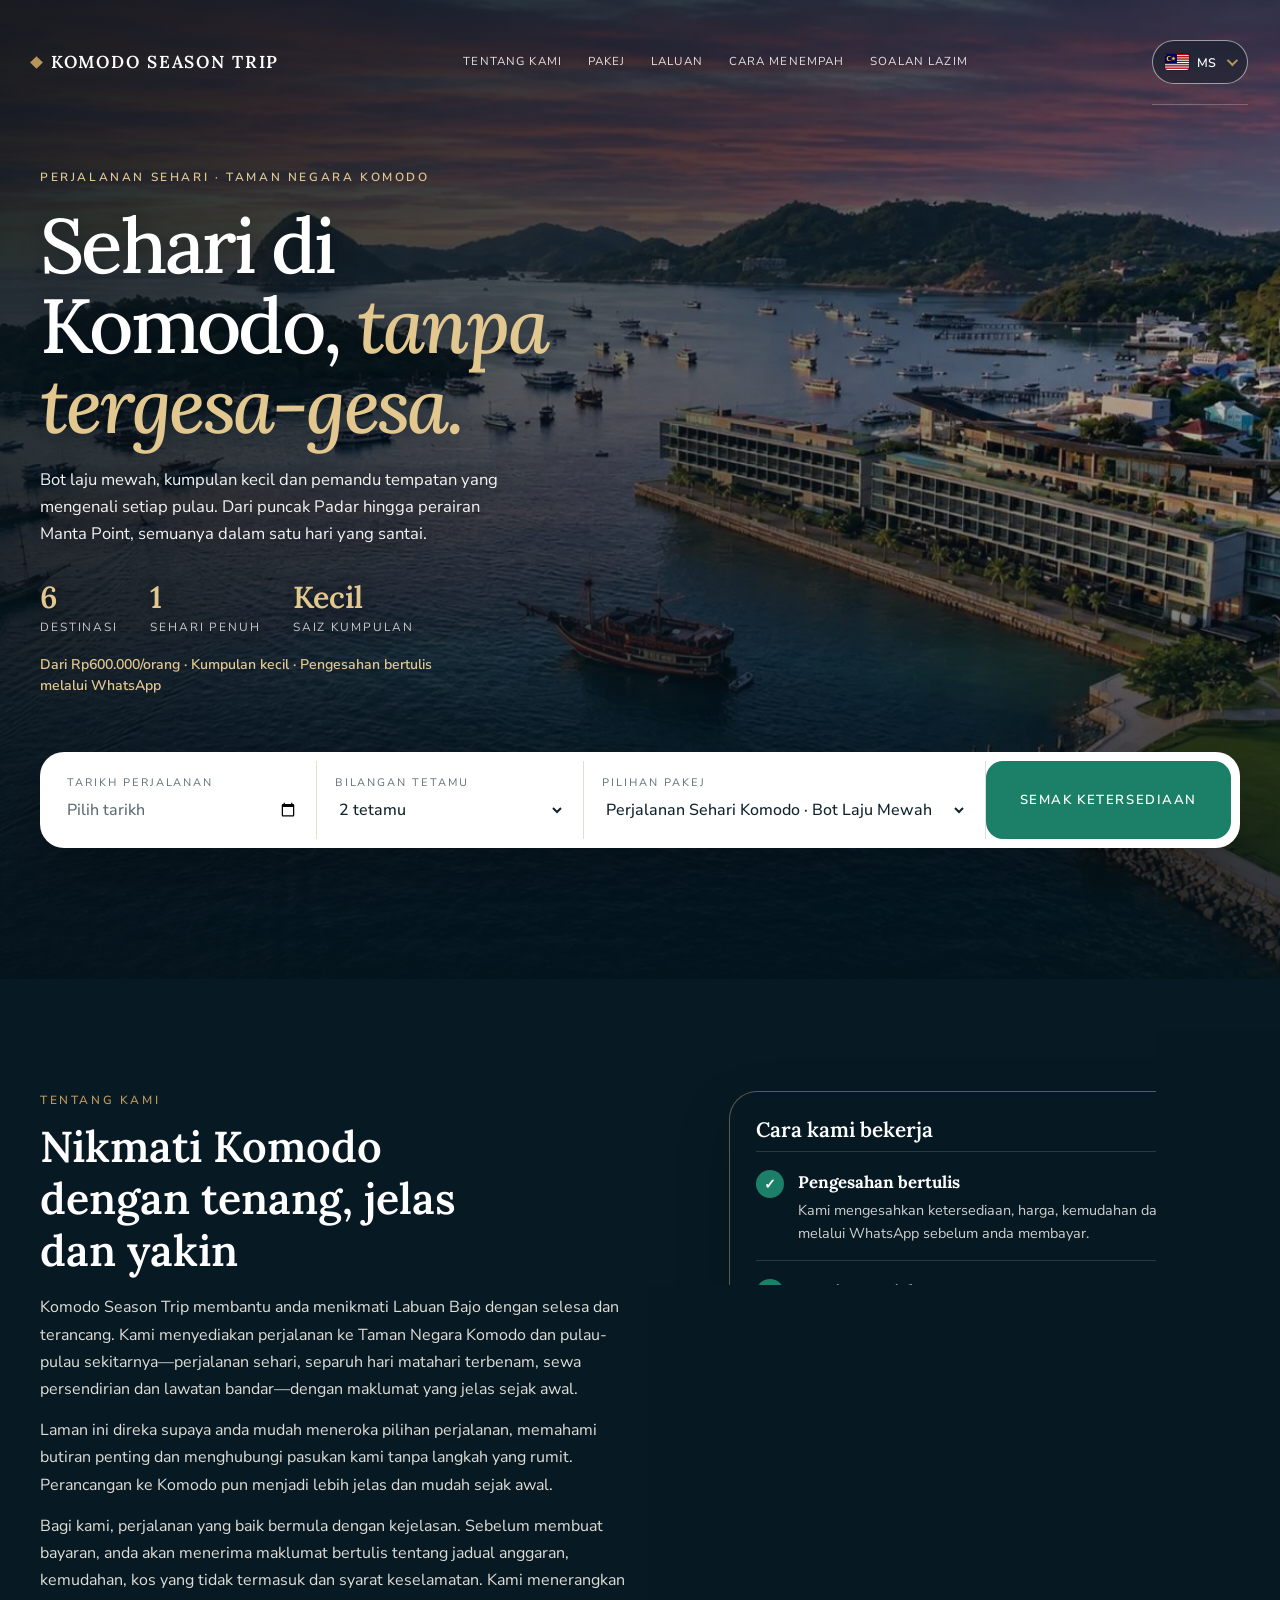
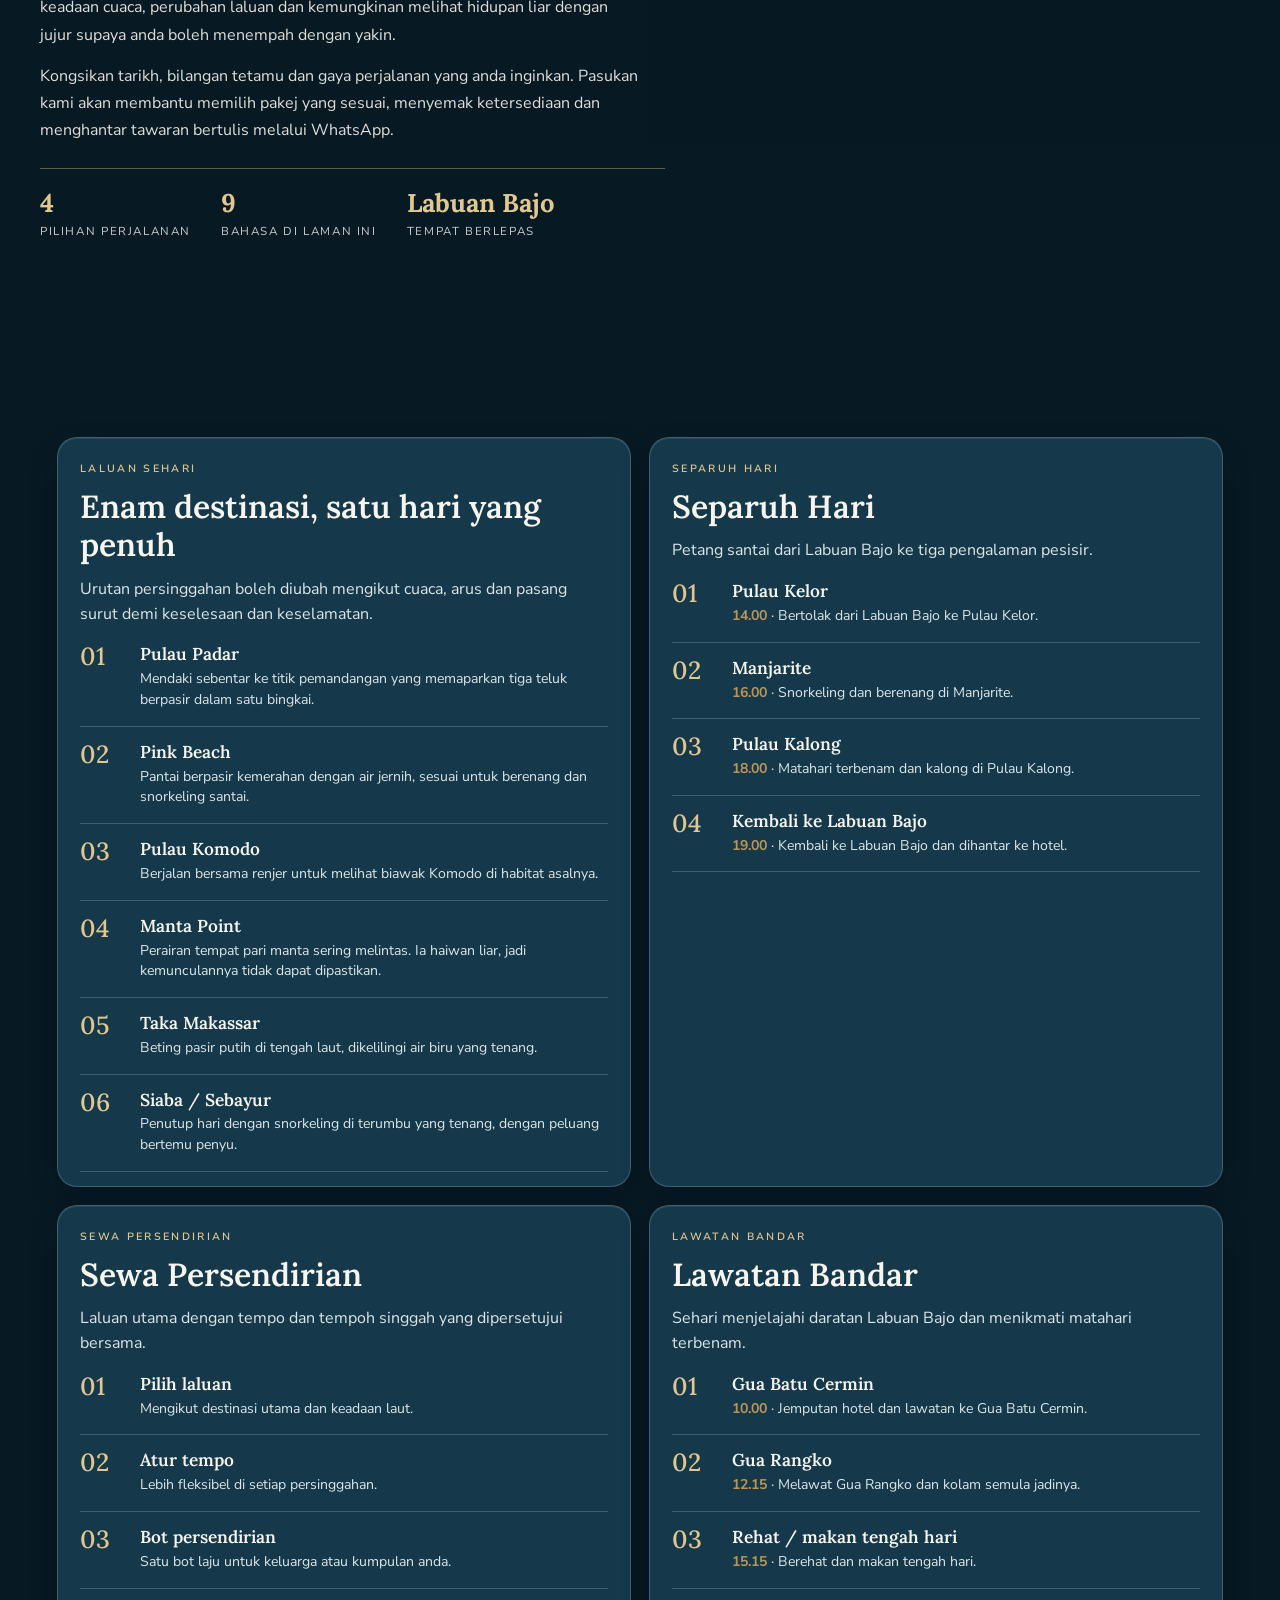
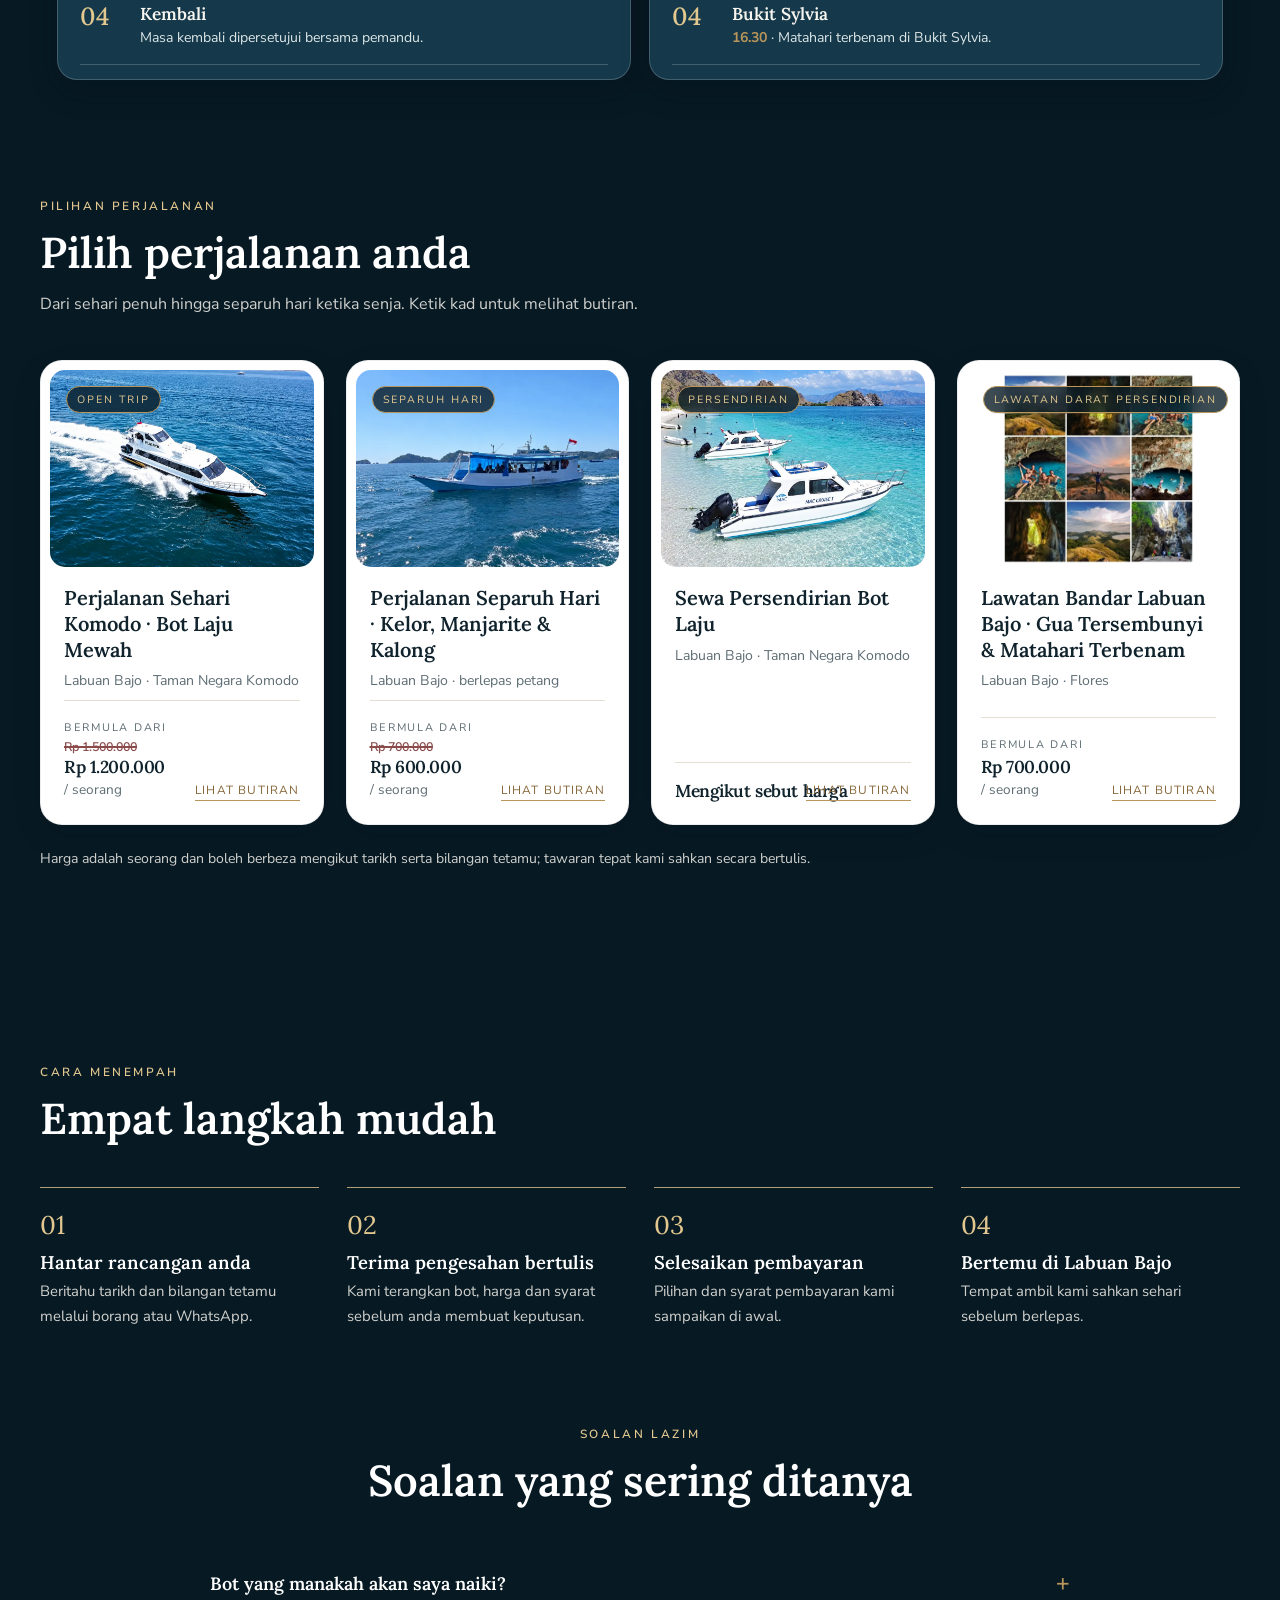
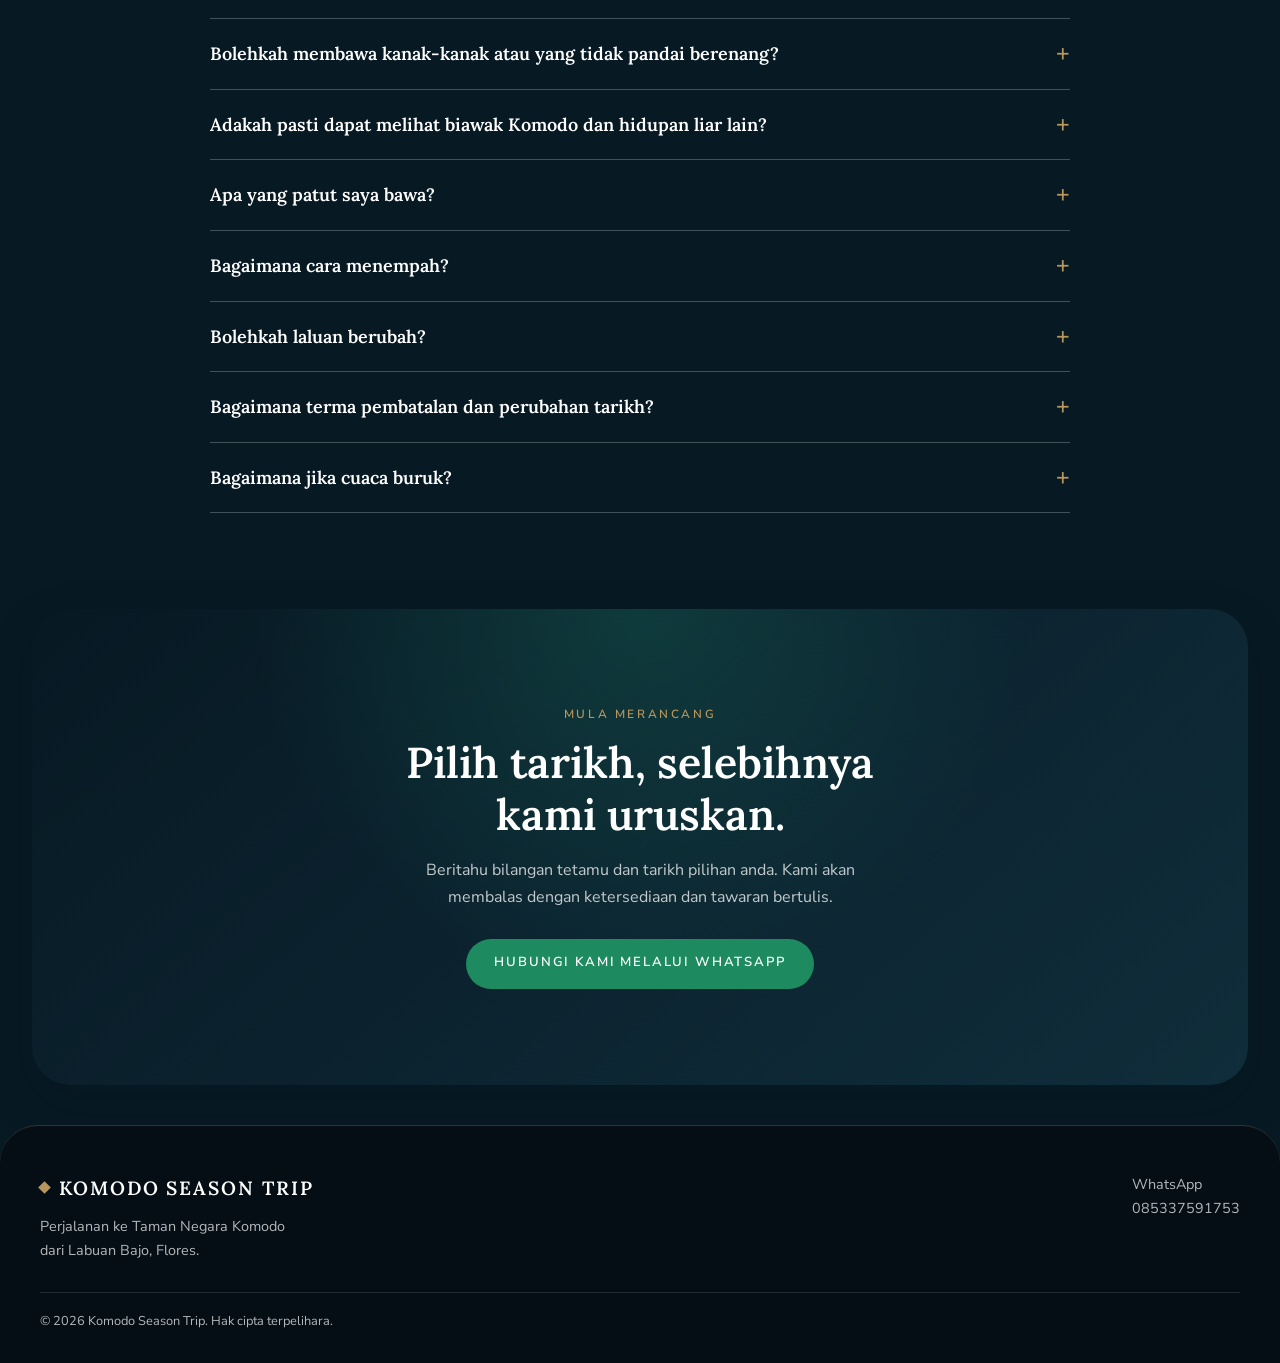
<file: ms.html>
<!DOCTYPE html>
<html lang="ms">
<head>
<meta charset="UTF-8">
<meta name="viewport" content="width=device-width, initial-scale=1, viewport-fit=cover">
<title>Pakej Pelancongan Komodo dari Labuan Bajo | Komodo Season Trip</title>
<meta name="description" content="Lawatan Taman Negara Komodo dari Labuan Bajo: perjalanan sehari dengan bot laju mewah, separuh hari matahari terbenam di Pulau Kalong, sewa persendirian dan lawatan bandar Gua Rangko. Kumpulan kecil, tempah melalui WhatsApp.">
<meta name="robots" content="index,follow,max-image-preview:large">
<meta property="og:type" content="website"><meta property="og:site_name" content="Komodo Season Trip">
<meta property="og:title" content="Pakej Pelancongan Komodo dari Labuan Bajo | Komodo Season Trip"><meta property="og:description" content="Lawatan Taman Negara Komodo dari Labuan Bajo: perjalanan sehari dengan bot laju mewah, separuh hari matahari terbenam di Pulau Kalong, sewa persendirian dan lawatan bandar Gua Rangko. Kumpulan kecil, tempah melalui WhatsApp.">
<meta property="og:locale" content="ms_MY"><meta property="og:locale:alternate" content="id_ID"><meta property="og:locale:alternate" content="en_US"><meta property="og:locale:alternate" content="zh_CN"><meta property="og:locale:alternate" content="ru_RU"><meta property="og:locale:alternate" content="es_ES"><meta property="og:locale:alternate" content="pt_PT"><meta property="og:locale:alternate" content="it_IT"><meta property="og:locale:alternate" content="de_DE">
<meta property="og:image" content="https://darwin9415.github.io/Komodo-season-trip/hero.webp">
<meta name="twitter:card" content="summary_large_image">
<link rel="alternate" hreflang="id" href="https://darwin9415.github.io/Komodo-season-trip/">
<link rel="alternate" hreflang="en" href="https://darwin9415.github.io/Komodo-season-trip/en.html">
<link rel="alternate" hreflang="zh" href="https://darwin9415.github.io/Komodo-season-trip/zh.html">
<link rel="alternate" hreflang="ms" href="https://darwin9415.github.io/Komodo-season-trip/ms.html">
<link rel="alternate" hreflang="ru" href="https://darwin9415.github.io/Komodo-season-trip/ru.html">
<link rel="alternate" hreflang="es" href="https://darwin9415.github.io/Komodo-season-trip/es.html">
<link rel="alternate" hreflang="pt" href="https://darwin9415.github.io/Komodo-season-trip/pt.html">
<link rel="alternate" hreflang="it" href="https://darwin9415.github.io/Komodo-season-trip/it.html">
<link rel="alternate" hreflang="de" href="https://darwin9415.github.io/Komodo-season-trip/de.html"><link rel="alternate" hreflang="fr" href="https://darwin9415.github.io/Komodo-season-trip/fr.html"><link rel="alternate" hreflang="ar" href="https://darwin9415.github.io/Komodo-season-trip/ar.html">
<link rel="alternate" hreflang="x-default" href="https://darwin9415.github.io/Komodo-season-trip/">
<link rel="canonical" href="https://darwin9415.github.io/Komodo-season-trip/ms.html">
<meta property="og:url" content="https://darwin9415.github.io/Komodo-season-trip/ms.html">
<link rel="preconnect" href="https://fonts.googleapis.com">
<link rel="preconnect" href="https://fonts.gstatic.com" crossorigin>
<link href="https://fonts.googleapis.com/css2?family=Lora:ital,wght@0,500;0,600;0,700;1,500&family=Nunito+Sans:wght@400;500;600;700&display=swap" rel="stylesheet">
<script type="application/ld+json">{"@context": "https://schema.org", "@graph": [{"@type": "TravelAgency", "name": "Komodo Season Trip", "telephone": "+6285337591753", "areaServed": "Labuan Bajo, Flores, Indonesia", "description": "Lawatan Taman Negara Komodo dari Labuan Bajo: perjalanan sehari dengan bot laju mewah, separuh hari matahari terbenam di Pulau Kalong, sewa persendirian dan lawatan bandar Gua Rangko. Kumpulan kecil, tempah melalui WhatsApp."}, {"@type": "TouristTrip", "name": "Perjalanan Sehari Komodo · Bot Laju Mewah", "description": "Perjalanan terbuka (kongsi) sehari penuh ke enam destinasi Taman Negara Komodo dengan bot laju pelancongan dari Labuan Bajo: Pulau Padar, Pink Beach, Pulau Komodo, Manta Point, Taka Makassar dan Siaba atau Sebayur. Penjemputan hotel di kawasan Labuan Bajo, makan tengah hari dan pemandu tempatan sudah termasuk.", "provider": {"@type": "TravelAgency", "name": "Komodo Season Trip"}, "offers": {"@type": "Offer", "priceCurrency": "IDR", "price": "1500000", "availability": "https://schema.org/InStock"}}, {"@type": "TouristTrip", "name": "Perjalanan Separuh Hari · Kelor, Manjarite & Kalong", "description": "Perjalanan separuh hari yang santai: belayar dari Labuan Bajo pada waktu petang, singgah di pantai semula jadi Pulau Kelor, snorkeling di Manjarite, kemudian menutup hari dengan matahari terbenam dan beribu-ribu kelawar kalong di Pulau Kalong. Penjemputan dan penghantaran hotel sudah termasuk.", "provider": {"@type": "TravelAgency", "name": "Komodo Season Trip"}, "offers": {"@type": "Offer", "priceCurrency": "IDR", "price": "700000", "availability": "https://schema.org/InStock"}}, {"@type": "TouristTrip", "name": "Sewa Persendirian Bot Laju", "description": "Sewa satu bot laju penuh khas untuk keluarga atau kumpulan anda. Laluan mengikut pakej utama, manakala rentak dan tempoh singgah di setiap destinasi mengikut kehendak anda.", "provider": {"@type": "TravelAgency", "name": "Komodo Season Trip"}}, {"@type": "TouristTrip", "name": "Lawatan Bandar Labuan Bajo · Gua Tersembunyi & Matahari Terbenam", "description": "Satu hari persendirian meneroka sisi daratan Labuan Bajo: menyusuri Gua Batu Cermin, berenang di kolam jernih Gua Rangko, kemudian menutup hari dengan matahari terbenam di Bukit Sylvia. Tiga pengalaman dalam satu perjalanan untuk 2–6 tetamu.", "provider": {"@type": "TravelAgency", "name": "Komodo Season Trip"}, "offers": {"@type": "Offer", "priceCurrency": "IDR", "price": "700000", "availability": "https://schema.org/InStock"}}]}</script>
<style>
:root{--navy:#08151f;--navy2:#0f2a3c;--gold:#b8955a;--gold2:#dcc08c;--ivory:#f6f3ed;--stone:#ebe5d9;--ink:#101c27;--muted:#67727c;--line:#e0d9ca;
--serif:"Lora",Georgia,"Times New Roman",serif;--sans:"Nunito Sans","Segoe UI",Arial,sans-serif}
*{box-sizing:border-box;margin:0;padding:0}
html{scroll-behavior:smooth}
body{font-variant-numeric:lining-nums;font-family:var(--sans);background:var(--ivory);color:var(--ink);line-height:1.65;font-size:16px;-webkit-font-smoothing:antialiased}
a{color:inherit;text-decoration:none}
svg{display:block}
:focus-visible{outline:2px solid var(--gold);outline-offset:3px}
.wrap{width:min(1140px,90%);margin-inline:auto}
.hide{display:none!important}
.eyebrow{font-size:.74rem;letter-spacing:.22em;text-transform:uppercase;color:var(--gold);font-weight:600}
h1,h2,h3{font-family:var(--serif);font-weight:600;letter-spacing:0;line-height:1.2}
h2{font-size:clamp(1.8rem,3.8vw,2.7rem)}
.btn{display:inline-block;background:var(--gold);color:#08151f;border:0;border-radius:2px;padding:14px 28px;font:600 .82rem var(--sans);letter-spacing:.14em;text-transform:uppercase;cursor:pointer;transition:background .2s}
.btn:hover{background:var(--gold2)}
.btn.ghost{background:transparent;color:inherit;border:1px solid currentColor}
.btn.ghost:hover{background:rgba(184,149,90,.12)}

/* header */
header.top{position:absolute;inset:0 0 auto;z-index:10;color:#fff}
.top .wrap{display:flex;align-items:center;justify-content:space-between;padding-block:24px;gap:20px}
.logo{font-family:var(--serif);font-size:1.15rem;font-weight:600;letter-spacing:.12em;text-transform:uppercase;display:flex;align-items:center;gap:12px}
.logo i{width:9px;height:9px;background:var(--gold);transform:rotate(45deg)}
nav.menu{display:flex;gap:34px;font-size:.82rem;letter-spacing:.12em;text-transform:uppercase}
nav.menu a{opacity:.85;padding:4px 0;border-bottom:1px solid transparent}
nav.menu a:hover{opacity:1;border-color:var(--gold)}
.top .btn{padding:10px 20px}
@media(max-width:860px){nav.menu{display:none}}

/* hero */
.hero{position:relative;color:#fff;min-height:720px;padding:190px 0 0;overflow:hidden;background:#08151f center/cover no-repeat}
.glow{position:absolute;right:10%;top:150px;width:420px;height:420px;border-radius:50%;background:radial-gradient(circle,rgba(220,192,140,.55),rgba(184,149,90,0) 66%);pointer-events:none}
.hero svg.scene{position:absolute;left:0;right:0;bottom:0;width:100%;height:42%;min-height:200px}
.hero .wrap{position:relative;z-index:2}
.hero h1{font-size:clamp(2.4rem,6vw,4.7rem);max-width:12ch;margin-top:18px;font-weight:500}
.hero h1 em{color:var(--gold2);font-style:italic}
.hero .lead{margin-top:22px;max-width:50ch;font-size:1.06rem;color:rgba(255,255,255,.82)}
.facts{display:flex;gap:34px;margin-top:34px;flex-wrap:wrap}
.facts div b{display:block;font-family:var(--serif);font-size:1.8rem;font-weight:600;color:var(--gold2);line-height:1}
.facts div span{font-size:.74rem;letter-spacing:.16em;text-transform:uppercase;opacity:.75}
.cari{position:relative;z-index:3;margin-top:56px;margin-bottom:-52px;background:#fff;color:var(--ink);padding:10px;display:grid;grid-template-columns:1fr 1fr 1.5fr auto;gap:0;box-shadow:0 30px 60px rgba(4,12,20,.35)}
.cari > div{padding:12px 20px;border-right:1px solid var(--line)}
.cari label{display:block;font-size:.68rem;letter-spacing:.18em;text-transform:uppercase;color:var(--muted);margin-bottom:2px}
.cari input,.cari select{width:100%;border:0;background:transparent;font:500 1rem var(--sans);color:var(--ink);padding:4px 0}
.cari .btn{align-self:stretch;border-radius:0;padding-inline:34px}
@media(max-width:900px){.cari{grid-template-columns:1fr 1fr;margin-bottom:-90px}.cari > div{border-bottom:1px solid var(--line)}.cari .btn{grid-column:1/-1;padding-block:16px}}
@media(max-width:520px){.cari{grid-template-columns:1fr}.cari > div{border-right:0}}


section{padding-block:80px}
.sec-head{max-width:640px;margin-bottom:42px}
.sec-head p{color:var(--muted);margin-top:12px}

/* paket */
.cards{display:grid;grid-template-columns:repeat(4,1fr);gap:24px}
@media(max-width:1100px){.cards{grid-template-columns:1fr 1fr}}
@media(max-width:620px){.cards{grid-template-columns:1fr}}
.card{background:#fff;border:1px solid var(--line);cursor:pointer;display:flex;flex-direction:column;transition:transform .25s,box-shadow .25s}
.card:hover{transform:translateY(-4px);box-shadow:0 22px 40px rgba(8,21,31,.12)}
.thumb{height:220px;position:relative;display:grid;place-items:center;color:var(--gold2)}
.has-photo{background-size:cover;background-position:center}.has-photo svg{display:none}
.t1{background:linear-gradient(145deg,#0f2a3c,#08151f)}
.t2{background:linear-gradient(145deg,#14485a,#0a2233)}
.t3{background:linear-gradient(145deg,#1d3a4a,#0a1b27)}
.thumb svg{width:84px;height:84px;opacity:.9}
.tag{position:absolute;left:16px;top:16px;background:rgba(8,21,31,.6);backdrop-filter:blur(4px);font-size:.66rem;letter-spacing:.18em;text-transform:uppercase;border:1px solid var(--gold);color:var(--gold2);padding:4px 10px}
.card .body{padding:24px;display:flex;flex-direction:column;gap:6px;flex:1}
.card h3{font-size:1.25rem}
.where{color:var(--muted);font-size:.88rem}
.score{font-size:.88rem;color:var(--muted)}.score b{color:var(--gold)}
.meta{margin-top:auto;padding-top:18px;border-top:1px solid var(--line);display:flex;justify-content:space-between;align-items:end;gap:10px}
.price small{display:block;font-size:.68rem;letter-spacing:.16em;text-transform:uppercase;color:var(--muted)}
.meta .price{display:flex;flex-direction:column;align-items:flex-start;gap:2px;min-width:0}.meta .price .price-old{display:block!important;margin:0;color:#8b4b4b;font-family:var(--sans);font-size:.86rem;font-weight:600;line-height:1.25;text-decoration-line:line-through;text-decoration-color:#8b4b4b;text-decoration-thickness:2px;white-space:nowrap}.meta .price strong{display:block;color:var(--ink);font-size:1.4rem;line-height:1.2}.price .price-old{display:block;margin:2px 0 0;color:var(--muted);font-size:.82rem;font-weight:500;line-height:1.2;text-decoration:line-through;text-decoration-thickness:1.5px}.price strong{font-family:var(--serif);font-size:1.35rem;font-weight:600}
.price em{font-style:normal;color:var(--muted);font-size:.85rem}
.more{font-size:.74rem;letter-spacing:.16em;text-transform:uppercase;color:var(--gold);border-bottom:1px solid var(--gold)}
.note{margin-top:22px;font-size:.88rem;color:var(--muted)}

/* rute */
.rute{background:linear-gradient(135deg,#fbfaf5 0%,#f7f5ed 48%,#eef5f2 100%);border:1px solid rgba(184,149,90,.22);box-shadow:0 18px 44px rgba(8,21,31,.10)}
.rgrid{display:grid;grid-template-columns:.9fr 1.1fr;gap:60px}
@media(max-width:860px){.rgrid{grid-template-columns:1fr;gap:30px}}
.rgrid .sec-head{position:sticky;top:40px;align-self:start}
@media(max-width:860px){.rgrid .sec-head{position:static}}
.stops{list-style:none}
.stops li{display:grid;grid-template-columns:70px 1fr;gap:16px;padding:22px 0;border-bottom:1px solid var(--line)}
.stops li:first-child{padding-top:0}
.stops b{font-family:var(--serif);font-size:1.9rem;color:var(--gold);line-height:1;font-weight:500}
.stops h3{font-size:1.25rem}
.stops p{color:var(--muted);font-size:.96rem;margin-top:4px}
.route-swipe-hint{display:flex;align-items:center;justify-content:center;gap:10px;width:max-content;max-width:100%;margin:14px auto 0;padding:7px 14px;border:1px solid rgba(184,149,90,.3);border-radius:999px;background:rgba(255,255,255,.74);color:var(--muted);font-size:.8rem;line-height:1.4;text-align:center}.route-swipe-hint span{color:var(--gold);font-size:1.15rem;font-weight:700}
.route-time{font-weight:700;color:var(--gold);white-space:nowrap}
.route-slides{display:block;width:100%;max-width:100%;height:auto;max-height:min(62vh,620px);min-height:0;overflow-x:hidden;overflow-y:auto;overscroll-behavior:auto;-webkit-overflow-scrolling:touch;scrollbar-width:thin;scrollbar-color:var(--gold) transparent;margin:0;padding:0 14px 8px;background:linear-gradient(180deg,rgba(255,255,255,.88),rgba(239,246,242,.78));border:1px solid rgba(184,149,90,.2);border-radius:22px;box-shadow:inset 0 1px 0 rgba(255,255,255,.85)}.route-slides::-webkit-scrollbar{width:8px}.route-slides::-webkit-scrollbar-thumb{background:var(--gold);border:2px solid rgba(255,255,255,.75);border-radius:8px}.route-slides::-webkit-scrollbar-track{background:rgba(224,217,202,.35);border-radius:8px}

.route-slide{display:block;width:100%;background:transparent;border:0;border-radius:0;padding:0}.route-slide+.route-slide{margin-top:30px;padding-top:30px;border-top:1px solid var(--line)}
.route-slide-grid{display:block;width:100%;background:transparent;border:0;border-radius:0;padding:0;box-shadow:none}
.route-slide .sec-head{margin-bottom:0}
.route-slide .sec-head h2{margin-top:10px;color:var(--ink)}
.route-slide .sec-head p{color:var(--muted);margin-top:12px}
.route-slide .eyebrow{font-size:.66rem;color:var(--gold)}
.route-stops{list-style:none;margin:0;padding:0}
.route-stops li{display:grid;grid-template-columns:70px 1fr;gap:16px;padding:22px 0;border-bottom:1px solid var(--line)}
.route-stops li:first-child{padding-top:0}
.route-stops b{font-family:var(--serif);font-size:1.9rem;color:var(--gold);line-height:1;font-weight:500}
.route-stops h3{font-size:1.25rem;margin:0;color:var(--ink)}
.route-stops p{color:var(--muted);font-size:.96rem;margin-top:4px;line-height:1.55}
@media(max-width:860px){.route-stops li{grid-template-columns:58px 1fr}}
@media(max-width:700px){.route-slides{max-height:min(58vh,520px);overflow-y:auto;padding:0 12px 8px}}



/* cara pesan */
.steps{display:grid;grid-template-columns:repeat(4,1fr);gap:28px;counter-reset:s}
@media(max-width:900px){.steps{grid-template-columns:repeat(2,1fr)}}
@media(max-width:520px){.steps{grid-template-columns:1fr}}
.step{counter-increment:s;border-top:1px solid var(--gold);padding-top:16px}
.step::before{content:"0" counter(s);font-family:var(--serif);font-size:1.6rem;color:var(--gold)}
.step h3{font-size:1.15rem;margin:4px 0 6px}
.step p{color:var(--muted);font-size:.93rem}

/* faq */
.faq{max-width:820px;margin-inline:auto}
details{border-bottom:1px solid var(--line);padding:20px 0}
summary{cursor:pointer;list-style:none;display:flex;justify-content:space-between;gap:16px;font-family:var(--serif);font-size:1.12rem;font-weight:600}
summary::-webkit-details-marker{display:none}
summary::after{content:"+";color:var(--gold);font-size:1.6rem;line-height:1}
details[open] summary::after{content:"–"}
details p{color:var(--muted);margin-top:10px;max-width:66ch}

/* cta */
.cta{background:linear-gradient(135deg,var(--navy),var(--navy2));color:#fff;text-align:center}
.cta h2{max-width:18ch;margin:12px auto 0}
.cta p{color:rgba(255,255,255,.75);margin:16px auto 28px;max-width:48ch}
footer.foot{background:#050e15;color:rgba(255,255,255,.7);padding:46px 0 30px;font-size:.9rem}
.foot .row{display:flex;justify-content:space-between;flex-wrap:wrap;gap:24px}
.foot .logo{color:#fff;font-size:1.2rem}
.foot a:hover{color:var(--gold2)}
.foot .copy{margin-top:30px;padding-top:18px;border-top:1px solid rgba(255,255,255,.12);font-size:.8rem}

/* panel detail – modal full dengan sudut membulat */
.overlay{
  position:fixed;inset:0;z-index:50;
  background:rgba(0,0,0,.4);
  opacity:0;visibility:hidden;
  transition:opacity .25s ease,visibility .25s ease;
}
.overlay.on{opacity:1;visibility:visible}
.panel{
  position:fixed;
  left:50%;
  top:50%;
  right:auto;bottom:auto;
  width:min(1100px,calc(100vw - 40px));
  max-width:calc(100vw - 40px);
  height:min(92vh,900px);
  max-height:min(92vh,900px);
  background:#fff;
  z-index:60;
  transform:translate(-50%,-46%) scale(.985);
  opacity:0;visibility:hidden;
  transition:transform .28s ease,opacity .28s ease,visibility .28s ease;
  display:flex;flex-direction:column;
  border-radius:24px;
  overflow:hidden;
  box-shadow:0 28px 70px rgba(8,21,31,.32);
  color:var(--ink);
  pointer-events:none;
}
.panel.on{
  transform:translate(-50%,-50%) scale(1);
  opacity:1;visibility:visible;
  pointer-events:auto;
}
.panel .scroll{overflow-y:auto;flex:1;min-height:0;-webkit-overflow-scrolling:touch;padding-bottom:12px}
.p-hero{height:auto;aspect-ratio:16/9;max-height:320px;position:relative;display:grid;place-items:center;color:var(--gold2);margin:0;border-radius:0}
.p-hero.has-photo{background-size:cover;background-position:center}
.p-hero.gal{aspect-ratio:16/9;max-height:340px}
.p-hero svg{width:100px;height:100px}
.p-close{
  position:absolute;right:16px;top:16px;z-index:5;
  width:42px;height:42px;border-radius:50%;
  border:1px solid rgba(255,255,255,.5);
  background:rgba(8,21,31,.55);color:#fff;
  font-size:1.45rem;cursor:pointer;line-height:1;
  display:grid;place-items:center;
  transition:background .2s,border-color .2s;
}
.p-close:hover{background:rgba(8,21,31,.85);border-color:var(--gold)}
.p-body{padding:26px 32px 10px}
.p-body h2{font-size:1.75rem;color:var(--ink)}
.p-sub{color:var(--muted);margin-top:4px}
.p-score{margin-top:10px;color:var(--muted);font-size:.9rem}.p-score b{color:var(--gold)}
.p-body p.desc{margin-top:16px;max-width:70ch}
.p-body h3{font-size:1.15rem;margin:26px 0 12px;color:var(--ink)}
.spec{display:grid;grid-template-columns:1fr 1fr;gap:1px;background:var(--line);border:1px solid var(--line);border-radius:16px;overflow:hidden}
.spec div{background:#fff;padding:14px 16px}
.spec small{display:block;color:var(--muted);font-size:.66rem;letter-spacing:.16em;text-transform:uppercase}
.spec b{font-size:.95rem;font-weight:500}
.tiers{grid-template-columns:repeat(3,1fr)}.tiers b{font-family:var(--serif);font-size:1.1rem;font-weight:600}
.chips{display:flex;flex-wrap:wrap;gap:8px;list-style:none}
.chips li{border:1px solid var(--line);padding:5px 14px;font-size:.84rem;border-radius:999px}
.itin{list-style:none;border-left:1px solid var(--gold);margin:0 0 0 6px;max-width:100%}.itin li{display:grid;grid-template-columns:max-content minmax(0,1fr);align-items:start;column-gap:16px;padding:0 0 10px 20px;position:relative;width:fit-content;max-width:100%}.itin li::before{content:"";position:absolute;left:-5px;top:7px;width:9px;height:9px;background:var(--gold);transform:rotate(45deg)}.itin b{font-weight:700;font-size:.92rem;letter-spacing:.01em;white-space:nowrap}.itin span{color:var(--muted);font-size:.9rem;min-width:0}
.pinc{display:grid;grid-template-columns:1fr 1fr;gap:16px}
@media(max-width:480px){.pinc{grid-template-columns:1fr}}
.pinc ul{list-style:none;font-size:.9rem}
.pinc li{padding:4px 0 4px 20px;position:relative}
.pinc .y li::before{content:"✓";color:var(--gold);position:absolute;left:0;font-weight:700}
.pinc .n li::before{content:"–";color:var(--muted);position:absolute;left:3px}
.book{
  border-top:1px solid var(--line);
  padding:16px 28px 20px;
  display:flex;align-items:center;gap:14px;
  background:#fff;flex-shrink:0;flex-wrap:wrap;
}
.book .price{flex:1;min-width:120px}
.book input[type=date]{border:1px solid var(--line);padding:10px 12px;font:inherit;background:#fff;max-width:170px;border-radius:12px}
.book .btn{padding:12px 22px;border-radius:999px}
@media(max-width:700px){
  .panel{
    width:calc(100vw - 16px);
    max-width:calc(100vw - 16px);
    height:min(94vh,100%);
    max-height:min(94vh,100%);
    border-radius:20px;
  }
  /* Keep the 16:9 ratio on photo slides on small screens. */
  .p-hero,.p-hero.gal{max-height:none}
  .book input[type=date]{flex:1;max-width:none}
  .p-body{padding:18px 18px 8px}
  .p-body h2{font-size:1.4rem}
  .p-body p.desc{max-width:none}
}
body.lock{overflow:hidden}

/* dialog pesanan */
dialog.od{border:0;width:min(480px,94vw);padding:0;margin:auto;color:var(--ink);background:#fff}
dialog.od::backdrop{background:rgba(4,12,20,.65)}
.od form,.od .o-done{padding:30px;display:grid;gap:14px}
.od h2{font-size:1.65rem}
.od .o-boat{color:var(--gold);font-weight:600;margin-top:-6px}
.od label{display:block;font-size:.68rem;letter-spacing:.16em;text-transform:uppercase;color:var(--muted);margin-bottom:4px}
.od input,.od textarea{width:100%;border:1px solid var(--line);padding:11px 12px;font:inherit;background:#fff;color:var(--ink)}
.od textarea{min-height:76px;resize:vertical}
.o-two{display:grid;grid-template-columns:1fr 1fr;gap:12px}
@media(max-width:420px){.o-two{grid-template-columns:1fr}}
.o-err{color:#b3261e;font-size:.9rem}
.o-act{display:flex;gap:10px;justify-content:flex-end;flex-wrap:wrap}
.od .btn.ghost{color:var(--ink)}

/* foto latar hero (tertanam, tidak perlu file terpisah) */
.hero{background-image:linear-gradient(90deg,rgba(8,21,31,.78) 0%,rgba(8,21,31,.45) 55%,rgba(8,21,31,.2) 100%),linear-gradient(180deg,rgba(8,21,31,.55) 0%,rgba(8,21,31,0) 30%,rgba(8,21,31,0) 62%,rgba(8,21,31,.7) 100%),url(hero.webp);background-position:center 55%}
.hero h1{max-width:15ch;text-wrap:balance;text-shadow:0 2px 24px rgba(4,12,20,.45)}
.hero .lead,.facts{text-shadow:0 1px 14px rgba(4,12,20,.5)}
/* header rapi di layar menengah */
.logo{white-space:nowrap;font-size:1.3rem;letter-spacing:.12em}
nav.menu{gap:28px}nav.menu a,.top .btn{white-space:nowrap}
@media(max-width:980px){nav.menu{display:none}}

/* ===== bingkai melengkung & foto sesuai bingkai ===== */
.btn{border-radius:999px}
.top .btn.ghost{border-radius:999px}
.hero{border-radius:0}
.cari{border-radius:30px}.cari .btn{border-radius:22px}
.card{border-radius:26px;overflow:hidden;padding:12px}
.card .body{padding:18px 10px 8px}
.thumb{height:auto;aspect-ratio:4/3;border-radius:0}
.tag{border-radius:999px}
.panel{/* side radius disabled – using centered modal */}
.p-hero{/* aspect handled in modal panel CSS */}
.spec{border-radius:18px;overflow:hidden}
.chips li{border-radius:999px}
.book input[type=date],.od input,.od textarea{border-radius:14px}
dialog.od{border-radius:30px;overflow:hidden}
.rute,.cta{margin-inline:clamp(10px,2.5vw,36px);border-radius:38px}
.rute{border:1px solid var(--line)}
footer.foot{border-radius:38px 38px 0 0;margin-top:40px}
@media(max-width:600px){.panel{/* bottom sheet radius disabled */}}

/* ===== foto utama: bingkai persegi (tidak melengkung), rasio 4:3 pas dengan foto ===== */
.card{padding:10px}
.card .body{padding:20px 14px 14px}
.thumb{border-radius:0}
.p-hero{margin:14px 14px 0;border-radius:0;max-height:none}
/* foto selalu memenuhi frame (menimpa rule .t1/.t2 yang me-reset ukuran latar) */
.thumb.has-photo,.p-hero.has-photo{background-size:cover;background-position:center;background-repeat:no-repeat}
.thumb.has-photo.fit-contain,.p-hero.has-photo.fit-contain{background-size:contain;background-color:#fff}

/* ===== latar situs: foto Padar (sedikit blur) + warna huruf menyesuaikan ===== */
body{background:#0a1620;color:#f6f3ed}
body::before{content:"";position:fixed;inset:0;z-index:-1;background:linear-gradient(rgba(8,21,31,.46),rgba(8,21,31,.62)),url(bg.webp) center/cover no-repeat}
.pil h3,.sec-head h2,.step h3,summary{color:#fff}
.pil p,.sec-head p,.note,.step p,details p{color:rgba(246,243,237,.84)}
.pil b,.step::before{color:var(--gold2)}
.pil,.step{border-top-color:var(--gold2)}
#paket .eyebrow,#cara .eyebrow,#faq .eyebrow{color:var(--gold2)}
details{border-bottom-color:rgba(255,255,255,.24)}
.card,.rute,.panel{color:var(--ink)}
.card h3,.rute h2,.rute h3,.panel h2,.panel h3{color:var(--ink)}
.rute .sec-head p{color:var(--muted)}
.rute .eyebrow{color:var(--gold)}
/* tombol Cek ketersediaan: hijau */
.cari .btn{background:#1e8a5f;color:#fff}
.cari .btn:hover{background:#17724f}

/* ===== kotak pencarian di hero: tampil penuh & rapi di HP ===== */
html{overflow-x:hidden}
.hs{height:70px}
.cari>div{min-width:0}
.cari input,.cari select{min-width:0;max-width:100%}
.dph{position:relative}
.dph span{position:absolute;left:0;top:50%;transform:translateY(-50%);pointer-events:none;color:var(--muted);font-weight:500}
.dph.has span,.dph:focus-within span{display:none}
.dph:not(.has) input:not(:focus){color:transparent}
@media(max-width:900px){
  .hero{padding-top:150px}
  .hs{height:40px}
  .cari{grid-template-columns:1fr 1fr;margin-top:40px;margin-bottom:0;padding:8px;border-radius:26px}
  .cari>div{padding:10px 14px;border-right:0;border-bottom:1px solid var(--line)}
  .cari>div:nth-child(1){border-right:1px solid var(--line)}
  .cari>div:nth-child(3){grid-column:1/-1}
  .cari .btn{grid-column:1/-1;margin-top:8px;padding:16px;border-radius:20px}
}
@media(max-width:520px){
  .cari{grid-template-columns:1fr}
  .cari>div:nth-child(1){border-right:0}
}

/* ===== semua tombol WhatsApp berwarna hijau ===== */
a.btn[data-wa],#p-wa,#o-wa{background:#1e8a5f!important;color:#fff!important;border:0!important}
a.btn[data-wa]:hover,#p-wa:hover,#o-wa:hover{background:#17724f!important}
/* ===== bar pemesanan di panel: rapi di HP ===== */
.book .price strong,.book .price em{white-space:nowrap}
.book .dph{flex:1;min-width:150px}
.book .dph input[type=date]{width:100%;max-width:none;padding:11px 12px}
.book .dph span{left:14px}
@media(max-width:600px){
  .book{gap:10px}
  .book .price{flex:1 1 100%}
  .book .btn{flex:1 1 150px;text-align:center}
}

/* ===== galeri foto di panel detail ===== */
.p-hero.gal{display:block;background:#0a1620;overflow:hidden}
.gal .sl{position:absolute;inset:0;width:100%;height:100%;display:flex;overflow-x:auto;scroll-snap-type:x mandatory;scrollbar-width:none;-webkit-overflow-scrolling:touch}
.gal .sl::-webkit-scrollbar{display:none}
.gal figure{flex:0 0 100%;width:100%;min-width:100%;scroll-snap-align:center;position:relative;margin:0}
.gal figure img{width:100%;height:100%;object-fit:cover;display:block}
.gal figure.ct{background:#fff}
.gal figure.ct img{object-fit:contain}
.gal figcaption{position:absolute;left:0;right:0;bottom:0;padding:38px 16px 30px;background:linear-gradient(transparent,rgba(8,21,31,.75));color:#fff;font-size:.86rem}
.gal .cnt{position:absolute;left:14px;top:14px;z-index:2;background:rgba(8,21,31,.6);color:#fff;font-size:.74rem;letter-spacing:.1em;padding:5px 12px;border-radius:999px}
.gal .nav{position:absolute;top:50%;transform:translateY(-50%);z-index:2;width:38px;height:38px;border-radius:50%;border:1px solid rgba(255,255,255,.6);background:rgba(8,21,31,.55);color:#fff;font-size:1.4rem;line-height:1;cursor:pointer}
.gal .swipe-hint{position:absolute;left:50%;top:14px;transform:translateX(-50%);z-index:2;padding:5px 11px;border:1px solid rgba(255,255,255,.3);border-radius:999px;background:rgba(8,21,31,.62);color:#fff;font-size:.72rem;line-height:1.4;white-space:nowrap;pointer-events:none}
.gal .prev{left:10px}.gal .next{right:10px}
.gal .dots{position:absolute;left:0;right:0;bottom:12px;z-index:2;display:flex;justify-content:center;gap:6px}
.gal .dots i{width:7px;height:7px;border-radius:50%;background:rgba(255,255,255,.5);transition:width .2s}
.gal .dots i.on{background:var(--gold2);width:18px;border-radius:6px}
.p-close{z-index:3}
/* Desktop: make the gallery span the full modal width. */
@media(min-width:701px){
  /* Desktop mengikuti mode mobile: galeri penuh dengan rasio 16:9. */
  .p-hero.gal{height:auto;aspect-ratio:16/9;max-height:none}
  .gal figure img{object-fit:cover}
}
@media(hover:none){.gal .nav{display:none}}

/* ===== bagian informasi tambahan paket (aturan, FAQ) ===== */
.warn{margin-top:16px;padding:12px 14px;border-left:3px solid var(--gold);background:#faf6ec;border-radius:0 14px 14px 0;font-size:.92rem;line-height:1.55}
.inote{margin-top:10px;font-size:.88rem;color:var(--muted);line-height:1.55}
.xinfo{margin-top:26px}
.acc{border-top:1px solid var(--line)}.acc:last-child{border-bottom:1px solid var(--line)}
.acc>summary{cursor:pointer;list-style:none;display:flex;justify-content:space-between;gap:12px;padding:15px 0;font-family:var(--serif);font-size:1.08rem;font-weight:600}
.acc>summary::-webkit-details-marker{display:none}
.acc>summary::after{content:"+";color:var(--gold);font-size:1.4rem;line-height:1}
.acc[open]>summary::after{content:"–"}
.accb{padding:0 0 16px;font-size:.92rem;line-height:1.6}
.accb p{margin:0 0 10px}
.ilist{margin:0 0 10px 1.15rem;padding:0}.ilist li{margin:4px 0}
.qa{border-top:1px solid var(--line)}
.qa>summary{cursor:pointer;list-style:none;padding:11px 0;font-weight:600;font-size:.93rem;display:flex;justify-content:space-between;gap:10px}
.qa>summary::-webkit-details-marker{display:none}
.qa>summary::after{content:"+";color:var(--gold)}
.qa[open]>summary::after{content:"–"}
.qa p{margin:0 0 12px;color:var(--muted)}

/* ===== panel detail: tampilan rapi & profesional (semua paket, semua bahasa) ===== */
.p-body h3{display:flex;align-items:center;gap:10px;margin:30px 0 14px}
.p-body h3::before{content:"";width:22px;height:2px;background:var(--gold);flex:none}
.spec>div:last-child:nth-child(odd){grid-column:1/-1}
.itin b{font-weight:700;letter-spacing:.01em}
.callout{display:flex;gap:12px;align-items:flex-start;margin-top:14px;padding:13px 15px;background:#f1f6f8;border-radius:14px;font-size:.88rem;line-height:1.55;color:var(--ink)}
.callout b{flex:none;width:20px;height:20px;border-radius:50%;background:var(--gold);color:#fff;display:grid;place-items:center;font:700 .78rem var(--serif);font-style:italic;margin-top:1px}
.xinfo{margin-top:30px;display:grid;gap:10px}
.acc{border:1px solid var(--line);border-radius:16px;background:#fff;overflow:hidden}
.acc:last-child{border-bottom:1px solid var(--line)}
.acc>summary{color:var(--ink);padding:15px 16px;font-size:1.05rem}
.acc[open]>summary{background:#faf6ec;border-bottom:1px solid var(--line)}
.accb{padding:14px 16px 6px}
.accb p{color:var(--ink);margin:0 0 12px}
.accb p.inote{color:var(--muted);font-size:.86rem;margin:2px 0 12px}
.ilist{margin:0 0 12px;padding:0;list-style:none}
.ilist li{position:relative;padding:5px 0 5px 26px;font-size:.92rem;line-height:1.55}
.ilist li::before{content:"";position:absolute;left:8px;top:15px;width:6px;height:6px;background:var(--gold);transform:rotate(45deg)}
ol.ilist{counter-reset:o}ol.ilist li{counter-increment:o;padding-left:32px}
ol.ilist li::before{content:counter(o);left:0;top:6px;width:20px;height:20px;border-radius:50%;transform:none;background:var(--gold);color:#fff;font:700 .72rem var(--sans);display:grid;place-items:center}
.acc.yes .ilist li::before{content:"✓";left:3px;top:5px;width:auto;height:auto;background:none;transform:none;color:#1e8a5f;font:700 .95rem var(--sans)}
.acc.no .ilist li::before{content:"✕";left:3px;top:5px;width:auto;height:auto;background:none;transform:none;color:#b3261e;font:700 .85rem var(--sans)}
.qa{border-top:1px solid var(--line)}
.accb>.qa:first-child{border-top:0}
.qa>summary{color:var(--ink);padding:13px 0;font-weight:600;font-size:.95rem;line-height:1.4}
.qa p{color:var(--muted);margin:0 0 14px}
@media(prefers-reduced-motion:reduce){*{transition:none!important;scroll-behavior:auto!important}}

/* ===== Tentang kami ===== */
.about{padding:150px 0 10px;color:#f6f3ed}
.ab-grid{display:grid;grid-template-columns:1.1fr .9fr;gap:48px;align-items:start}
.ab-text h2{margin:10px 0 18px;max-width:20ch;color:#fff}
.ab-text p{color:rgba(246,243,237,.88);margin:0 0 14px;max-width:60ch;line-height:1.7}
.ab-facts{display:flex;gap:30px;flex-wrap:wrap;margin:24px 0 26px;padding-top:20px;border-top:1px solid rgba(220,192,140,.4)}
.ab-facts b{display:block;font-family:var(--serif);font-size:1.6rem;color:var(--gold2);line-height:1.1}
.ab-facts span{font-size:.72rem;letter-spacing:.14em;text-transform:uppercase;color:rgba(255,255,255,.78)}
.ab-card{background:rgba(8,21,31,.64);-webkit-backdrop-filter:blur(8px);backdrop-filter:blur(8px);border:1px solid rgba(220,192,140,.35);border-radius:28px;padding:26px 26px 12px}
.ab-card h3{font-family:var(--serif);font-size:1.3rem;color:#fff;margin:0 0 8px}
.ab-card ul{list-style:none;margin:0;padding:0}
.ab-card li{display:flex;gap:14px;padding:16px 0;border-top:1px solid rgba(255,255,255,.14)}
.ab-card .ck{flex:none;width:28px;height:28px;border-radius:50%;background:#1e8a5f;color:#fff;display:grid;place-items:center;font-weight:700;font-size:.9rem;margin-top:2px}
.ab-card li b{display:block;font-family:var(--serif);font-size:1.05rem;color:#fff;margin-bottom:3px}
.ab-card li p{margin:0;font-size:.9rem;color:rgba(246,243,237,.84);line-height:1.55}
@media(max-width:900px){.about{padding-top:60px}.ab-grid{grid-template-columns:1fr;gap:30px}}

/* ===== multi bahasa ===== */
.hr{display:flex;align-items:center;gap:10px}
.lang{position:relative}
.lang summary{list-style:none;cursor:pointer;border:1px solid rgba(255,255,255,.55);border-radius:999px;padding:9px 14px;font:600 .78rem var(--sans);letter-spacing:.04em;white-space:nowrap;display:flex;align-items:center;gap:6px;color:#fff;background:rgba(8,21,31,.28)}
.lang summary::-webkit-details-marker{display:none}
.lang ul{position:absolute;right:0;top:calc(100% + 8px);background:#fff;color:var(--ink);border-radius:18px;padding:6px;list-style:none;min-width:190px;box-shadow:0 18px 40px rgba(4,12,20,.3);z-index:30}
.lang li a{display:block;padding:10px 14px;border-radius:12px;font-size:.92rem}
.lang li a:hover,.lang li a[aria-current]{background:#f1ece2}
@media(max-width:560px){.top .btn{display:none}.logo{font-size:1rem;letter-spacing:.08em}}
h1,h2,h3{overflow-wrap:break-word;hyphens:auto}
.fl{width:24px;height:16px;border-radius:3px;box-shadow:0 0 0 1px rgba(0,0,0,.2);flex:none;display:block;overflow:hidden}
.lang summary{gap:8px}
.lang summary::after{content:"";width:6px;height:6px;border-right:2px solid currentColor;border-bottom:2px solid currentColor;transform:rotate(45deg) translateY(-2px);margin-left:2px;font-size:0}
.lang[open] summary::after{content:"";transform:rotate(-135deg) translateY(-1px)}
.lang li a{display:flex;align-items:center;gap:12px}
html[lang="zh"]{--sans:"Nunito Sans","PingFang SC","Hiragino Sans GB","Microsoft YaHei","Noto Sans SC",sans-serif;--serif:"Lora","Songti SC","Noto Serif SC","SimSun",serif}
html[lang="zh"] .hero h1{max-width:11em}
html[lang="zh"] .eyebrow,html[lang="zh"] .more,html[lang="zh"] .btn{letter-spacing:.04em}

/* ===== mobile hamburger & drawer ===== */
.nav-toggle{display:none;align-items:center;justify-content:center;width:44px;height:44px;border:1px solid rgba(255,255,255,.35);background:rgba(8,21,31,.35);backdrop-filter:blur(6px);border-radius:10px;cursor:pointer;color:#fff;padding:0;flex-shrink:0}
.nav-toggle svg{width:22px;height:22px}
.nav-toggle .ic-close{display:none}
.nav-toggle[aria-expanded="true"] .ic-open{display:none}
.nav-toggle[aria-expanded="true"] .ic-close{display:block}
.mnav{position:fixed;inset:0 0 auto 0;top:0;z-index:40;background:rgba(8,21,31,.97);color:#fff;padding:88px 24px 28px;transform:translateY(-110%);opacity:0;visibility:hidden;transition:transform .28s ease,opacity .28s ease,visibility .28s;max-height:100vh;overflow-y:auto;-webkit-overflow-scrolling:touch}
.mnav.on{transform:none;opacity:1;visibility:visible}
.mnav nav{display:flex;flex-direction:column;gap:4px}
.mnav a{display:block;padding:14px 8px;font-size:1rem;letter-spacing:.08em;text-transform:uppercase;border-bottom:1px solid rgba(255,255,255,.1);opacity:.92}
.mnav a:hover,.mnav a:focus-visible{opacity:1;color:var(--gold2)}
.mnav .mnav-wa{margin-top:22px;display:inline-flex;align-items:center;justify-content:center;width:100%;text-align:center}
body.nav-open{overflow:hidden}
@media(max-width:980px){
  .nav-toggle{display:inline-flex}
  nav.menu{display:none!important}
  .top .wrap{gap:12px}
  .hr{display:flex;align-items:center;gap:10px}
}
@media(min-width:981px){
  .mnav{display:none!important}
}
/* hero CTA clarity */
.hero-cta-note{margin-top:14px;font-size:.88rem;color:rgba(255,255,255,.78);max-width:52ch;line-height:1.5}
.hero-cta-note strong{color:var(--gold2);font-weight:600}
.cari-micro{margin-top:12px;font-size:.8rem;color:rgba(255,255,255,.7);text-align:center;max-width:48ch;margin-inline:auto}
@media(max-width:900px){
  .cari-micro{margin-bottom:8px}
}
</style>
<link rel="stylesheet" href="premium.css">
</head>
<body><svg xmlns="http://www.w3.org/2000/svg" style="position:absolute;width:0;height:0;overflow:hidden" aria-hidden="true"><defs><symbol id="f-id" viewBox="0 0 30 20"><rect width="30" height="10" fill="#e70011"/><rect y="10" width="30" height="10" fill="#fff"/></symbol><symbol id="f-en" viewBox="0 0 30 20"><rect width="30" height="20" fill="#012169"/><path d="M0 0L30 20M30 0L0 20" stroke="#fff" stroke-width="4"/><path d="M0 0L30 20M30 0L0 20" stroke="#c8102e" stroke-width="1.5"/><path d="M15 0V20M0 10H30" stroke="#fff" stroke-width="6.5"/><path d="M15 0V20M0 10H30" stroke="#c8102e" stroke-width="3.6"/></symbol><symbol id="f-zh" viewBox="0 0 30 20"><rect width="30" height="20" fill="#de2910"/><polygon fill="#ffde00" points="5.00,2.00 5.68,4.07 7.85,4.07 6.09,5.36 6.76,7.43 5.00,6.15 3.24,7.43 3.91,5.36 2.15,4.07 4.32,4.07"/><polygon fill="#ffde00" points="10.86,1.49 10.40,2.04 10.75,2.66 10.09,2.39 9.61,2.92 9.66,2.21 9.00,1.91 9.70,1.74 9.78,1.03 10.16,1.63"/><polygon fill="#ffde00" points="12.99,3.86 12.35,4.19 12.44,4.90 11.93,4.39 11.28,4.70 11.60,4.06 11.12,3.53 11.82,3.64 12.17,3.01 12.29,3.72"/><polygon fill="#ffde00" points="12.96,7.27 12.25,7.31 12.04,8.00 11.78,7.33 11.06,7.34 11.62,6.89 11.38,6.21 11.99,6.60 12.56,6.17 12.38,6.86"/><polygon fill="#ffde00" points="10.78,9.62 10.11,9.39 9.65,9.94 9.67,9.22 9.00,8.95 9.69,8.75 9.74,8.04 10.14,8.63 10.84,8.45 10.40,9.02"/></symbol><symbol id="f-ms" viewBox="0 0 30 20"><rect y="0.000" width="30" height="1.4286" fill="#cc0001"/><rect y="1.429" width="30" height="1.4286" fill="#fff"/><rect y="2.857" width="30" height="1.4286" fill="#cc0001"/><rect y="4.286" width="30" height="1.4286" fill="#fff"/><rect y="5.714" width="30" height="1.4286" fill="#cc0001"/><rect y="7.143" width="30" height="1.4286" fill="#fff"/><rect y="8.571" width="30" height="1.4286" fill="#cc0001"/><rect y="10.000" width="30" height="1.4286" fill="#fff"/><rect y="11.429" width="30" height="1.4286" fill="#cc0001"/><rect y="12.857" width="30" height="1.4286" fill="#fff"/><rect y="14.286" width="30" height="1.4286" fill="#cc0001"/><rect y="15.714" width="30" height="1.4286" fill="#fff"/><rect y="17.143" width="30" height="1.4286" fill="#cc0001"/><rect y="18.571" width="30" height="1.4286" fill="#fff"/><rect width="15" height="11.43" fill="#010066"/><circle cx="5.3" cy="5.7" r="3.2" fill="#fc0"/><circle cx="6.2" cy="5.7" r="2.6" fill="#010066"/><polygon fill="#fc0" points="10.60,2.90 11.12,4.62 12.79,3.95 11.77,5.43 13.33,6.32 11.54,6.45 11.81,8.22 10.60,6.90 9.39,8.22 9.66,6.45 7.87,6.32 9.43,5.43 8.41,3.95 10.08,4.62"/></symbol><symbol id="f-ru" viewBox="0 0 30 20"><rect width="30" height="20" fill="#fff"/><rect y="6.67" width="30" height="6.67" fill="#0039a6"/><rect y="13.33" width="30" height="6.67" fill="#d52b1e"/></symbol><symbol id="f-es" viewBox="0 0 30 20"><rect width="30" height="20" fill="#aa151b"/><rect y="5" width="30" height="10" fill="#f1bf00"/></symbol><symbol id="f-pt" viewBox="0 0 30 20"><rect width="30" height="20" fill="#f00"/><rect width="12" height="20" fill="#060"/><circle cx="12" cy="10" r="3.6" fill="none" stroke="#fc0" stroke-width="1"/><rect x="10.3" y="8.3" width="3.4" height="3.6" rx=".6" fill="#fff" stroke="#f00" stroke-width=".7"/></symbol><symbol id="f-it" viewBox="0 0 30 20"><rect width="30" height="20" fill="#fff"/><rect width="10" height="20" fill="#009246"/><rect x="20" width="10" height="20" fill="#ce2b37"/></symbol><symbol id="f-de" viewBox="0 0 30 20"><rect width="30" height="6.67" fill="#000"/><rect y="6.67" width="30" height="6.67" fill="#d00"/><rect y="13.33" width="30" height="6.67" fill="#ffce00"/></symbol><symbol id="f-fr" viewBox="0 0 30 20"><rect width="10" height="20" fill="#0055a4"/><rect x="10" width="10" height="20" fill="#fff"/><rect x="20" width="10" height="20" fill="#ef4135"/></symbol><symbol id="f-ar" viewBox="0 0 30 20"><rect width="30" height="20" fill="#ce1126"/><rect width="30" height="13.33" fill="#fff"/><rect width="30" height="6.67" fill="#000"/><polygon fill="#007a3d" points="0,0 14,10 0,20"/></symbol></defs></svg>

<header class="top">
  <div class="wrap">
    <a class="logo" href="#"><i></i>Komodo Season Trip</a>
    <nav class="menu" aria-label="Menu utama">
      <a href="#tentang">Tentang kami</a><a href="#paket">Pakej</a><a href="#rute">Laluan</a><a href="#cara">Cara menempah</a><a href="#faq">Soalan lazim</a>
    </nav>
    <div class="hr"><details class="lang"><summary aria-label="Language / Bahasa"><svg class="fl" viewBox="0 0 30 20" aria-hidden="true"><use href="#f-ms"/></svg><span>MS</span></summary><ul><li><a href="index.html" hreflang="id" lang="id"><svg class="fl" viewBox="0 0 30 20" aria-hidden="true"><use href="#f-id"/></svg><span>Bahasa Indonesia</span></a></li><li><a href="en.html" hreflang="en" lang="en"><svg class="fl" viewBox="0 0 30 20" aria-hidden="true"><use href="#f-en"/></svg><span>English</span></a></li><li><a href="zh.html" hreflang="zh" lang="zh"><svg class="fl" viewBox="0 0 30 20" aria-hidden="true"><use href="#f-zh"/></svg><span>中文（简体）</span></a></li><li><a href="ms.html" hreflang="ms" lang="ms" aria-current="true"><svg class="fl" viewBox="0 0 30 20" aria-hidden="true"><use href="#f-ms"/></svg><span>Bahasa Melayu</span></a></li><li><a href="ru.html" hreflang="ru" lang="ru"><svg class="fl" viewBox="0 0 30 20" aria-hidden="true"><use href="#f-ru"/></svg><span>Русский</span></a></li><li><a href="es.html" hreflang="es" lang="es"><svg class="fl" viewBox="0 0 30 20" aria-hidden="true"><use href="#f-es"/></svg><span>Español</span></a></li><li><a href="pt.html" hreflang="pt" lang="pt"><svg class="fl" viewBox="0 0 30 20" aria-hidden="true"><use href="#f-pt"/></svg><span>Português</span></a></li><li><a href="it.html" hreflang="it" lang="it"><svg class="fl" viewBox="0 0 30 20" aria-hidden="true"><use href="#f-it"/></svg><span>Italiano</span></a></li><li><a href="de.html" hreflang="de" lang="de"><svg class="fl" viewBox="0 0 30 20" aria-hidden="true"><use href="#f-de"/></svg><span>Deutsch</span></a></li><li><a href="fr.html" hreflang="fr" lang="fr"><svg class="fl" viewBox="0 0 30 20"><use href="#f-fr"/></svg><span>Français</span></a></li><li><a href="ar.html" hreflang="ar" lang="ar"><svg class="fl" viewBox="0 0 30 20"><use href="#f-ar"/></svg><span>العربية</span></a></li></ul></details><button type="button" class="nav-toggle" id="nav-toggle" aria-label="Buka menu" data-open="Buka menu" data-close="Tutup menu" aria-expanded="false" aria-controls="mnav"><svg class="ic-open" viewBox="0 0 24 24" fill="none" stroke="currentColor" stroke-width="2" stroke-linecap="round" aria-hidden="true"><path d="M4 7h16M4 12h16M4 17h16"/></svg><svg class="ic-close" viewBox="0 0 24 24" fill="none" stroke="currentColor" stroke-width="2" stroke-linecap="round" aria-hidden="true"><path d="M6 6l12 12M18 6L6 18"/></svg></button></div>
  </div>
</header>
<div class="mnav" id="mnav" role="dialog" aria-modal="true" aria-label="Menu utama" hidden><nav aria-label="Menu utama">
      <a href="#tentang">Tentang kami</a><a href="#paket">Pakej</a><a href="#rute">Laluan</a><a href="#cara">Cara menempah</a><a href="#faq">Soalan lazim</a>
    </nav></div>

<div class="hero">
  <div class="wrap">
    <div class="eyebrow">Perjalanan sehari · Taman Negara Komodo</div>
    <h1>Sehari di Komodo, <em>tanpa tergesa-gesa.</em></h1>
    <p class="lead">Bot laju mewah, kumpulan kecil dan pemandu tempatan yang mengenali setiap pulau. Dari puncak Padar hingga perairan Manta Point, semuanya dalam satu hari yang santai.</p>
    <div class="facts"><div><b>6</b><span>Destinasi</span></div><div><b>1</b><span>Sehari penuh</span></div><div><b>Kecil</b><span>Saiz kumpulan</span></div></div>

    <p class="hero-cta-note"><strong>Dari Rp600.000/orang · Kumpulan kecil · Pengesahan bertulis melalui WhatsApp</strong></p>
    <form class="cari" id="cari" aria-label="Semak ketersediaan">
      <div><label for="h-date">Tarikh perjalanan</label><div class="dph"><span>Pilih tarikh</span><input type="date" id="h-date" required></div></div>
      <div><label for="h-guests">Bilangan tetamu</label><select id="h-guests"></select></div>
      <div><label for="h-pkg">Pilihan pakej</label><select id="h-pkg"></select></div>
      <button class="btn" type="submit">Semak ketersediaan</button>
    </form>
    <p class="cari-micro">Belum perlu bayar. Kami semak ketersediaan dan hantar tawaran bertulis dahulu.</p>
  </div>
  <div class="hs"></div>
</div>

<main>
<section class="about" id="tentang">
  <div class="wrap"><div class="ab-grid">
    <div class="ab-text">
      <div class="eyebrow">Tentang kami</div>
      <h2>Nikmati Komodo dengan tenang, jelas dan yakin</h2><p>Komodo Season Trip membantu anda menikmati Labuan Bajo dengan selesa dan terancang. Kami menyediakan perjalanan ke Taman Negara Komodo dan pulau-pulau sekitarnya—perjalanan sehari, separuh hari matahari terbenam, sewa persendirian dan lawatan bandar—dengan maklumat yang jelas sejak awal.</p><p>Laman ini direka supaya anda mudah meneroka pilihan perjalanan, memahami butiran penting dan menghubungi pasukan kami tanpa langkah yang rumit. Perancangan ke Komodo pun menjadi lebih jelas dan mudah sejak awal.</p><p>Bagi kami, perjalanan yang baik bermula dengan kejelasan. Sebelum membuat bayaran, anda akan menerima maklumat bertulis tentang jadual anggaran, kemudahan, kos yang tidak termasuk dan syarat keselamatan. Kami menerangkan keadaan cuaca, perubahan laluan dan kemungkinan melihat hidupan liar dengan jujur supaya anda boleh menempah dengan yakin.</p><p>Kongsikan tarikh, bilangan tetamu dan gaya perjalanan yang anda inginkan. Pasukan kami akan membantu memilih pakej yang sesuai, menyemak ketersediaan dan menghantar tawaran bertulis melalui WhatsApp.</p>
      <div class="ab-facts"><div><b>4</b><span>Pilihan perjalanan</span></div><div><b>9</b><span>Bahasa di laman ini</span></div><div><b>Labuan Bajo</b><span>Tempat berlepas</span></div></div>
      
    </div>
    <aside class="ab-card" aria-label="Cara kami bekerja">
      <h3>Cara kami bekerja</h3>
      <ul>
        <li><span class="ck" aria-hidden="true">✓</span><div><b>Pengesahan bertulis</b><p>Kami mengesahkan ketersediaan, harga, kemudahan dan terma melalui WhatsApp sebelum anda membayar.</p></div></li>
        <li><span class="ck" aria-hidden="true">✓</span><div><b>Invois yang jelas</b><p>Pembayaran mengikut jumlah dan tarikh akhir pada invois. Harga akhir ialah harga pada invois terkini.</p></div></li>
        <li><span class="ck" aria-hidden="true">✓</span><div><b>Jujur tentang hidupan liar dan cuaca</b><p>Biawak Komodo, pari manta dan kelawar kalong ialah hidupan liar. Penampakan dan laluan boleh berubah mengikut keadaan, dan kami menerangkannya sejak awal.</p></div></li>
        <li><span class="ck" aria-hidden="true">✓</span><div><b>Keselamatan diutamakan</b><p>Laluan dan urutan destinasi boleh disesuaikan demi keselamatan. Pemandu dan kru memberi arahan sepanjang perjalanan.</p></div></li>
      </ul>
    </aside>
  </div></div>
</section>
<section class="rute" id="rute"><div class="wrap"><div aria-label="Laluan pakej lain" class="route-slides"><article class="route-slide"><div class="route-slide-grid"><div class="sec-head"><div class="eyebrow">Laluan sehari</div><h2 style="margin-top:10px">Enam destinasi, satu hari yang penuh</h2><p>Urutan persinggahan boleh diubah mengikut cuaca, arus dan pasang surut demi keselesaan dan keselamatan.</p></div><ol class="stops">
<li><b>01</b><div><h3>Pulau Padar</h3><p>Mendaki sebentar ke titik pemandangan yang memaparkan tiga teluk berpasir dalam satu bingkai.</p></div></li>
<li><b>02</b><div><h3>Pink Beach</h3><p>Pantai berpasir kemerahan dengan air jernih, sesuai untuk berenang dan snorkeling santai.</p></div></li>
<li><b>03</b><div><h3>Pulau Komodo</h3><p>Berjalan bersama renjer untuk melihat biawak Komodo di habitat asalnya.</p></div></li>
<li><b>04</b><div><h3>Manta Point</h3><p>Perairan tempat pari manta sering melintas. Ia haiwan liar, jadi kemunculannya tidak dapat dipastikan.</p></div></li>
<li><b>05</b><div><h3>Taka Makassar</h3><p>Beting pasir putih di tengah laut, dikelilingi air biru yang tenang.</p></div></li>
<li><b>06</b><div><h3>Siaba / Sebayur</h3><p>Penutup hari dengan snorkeling di terumbu yang tenang, dengan peluang bertemu penyu.</p></div></li>
</ol></div></article>
<article class="route-slide"><div class="route-slide-grid"><div class="sec-head"><div class="eyebrow">Separuh Hari</div><h2>Separuh Hari</h2><p>Petang santai dari Labuan Bajo ke tiga pengalaman pesisir.</p></div><ol class="route-stops"><li><b>01</b><div><h3>Pulau Kelor</h3><p><span class="route-time">14.00</span> · Bertolak dari Labuan Bajo ke Pulau Kelor.</p></div></li><li><b>02</b><div><h3>Manjarite</h3><p><span class="route-time">16.00</span> · Snorkeling dan berenang di Manjarite.</p></div></li><li><b>03</b><div><h3>Pulau Kalong</h3><p><span class="route-time">18.00</span> · Matahari terbenam dan kalong di Pulau Kalong.</p></div></li><li><b>04</b><div><h3>Kembali ke Labuan Bajo</h3><p><span class="route-time">19.00</span> · Kembali ke Labuan Bajo dan dihantar ke hotel.</p></div></li></ol></div></article>
<article class="route-slide"><div class="route-slide-grid"><div class="sec-head"><div class="eyebrow">Sewa Persendirian</div><h2>Sewa Persendirian</h2><p>Laluan utama dengan tempo dan tempoh singgah yang dipersetujui bersama.</p></div><ol class="route-stops"><li><b>01</b><div><h3>Pilih laluan</h3><p>Mengikut destinasi utama dan keadaan laut.</p></div></li><li><b>02</b><div><h3>Atur tempo</h3><p>Lebih fleksibel di setiap persinggahan.</p></div></li><li><b>03</b><div><h3>Bot persendirian</h3><p>Satu bot laju untuk keluarga atau kumpulan anda.</p></div></li><li><b>04</b><div><h3>Kembali</h3><p>Masa kembali dipersetujui bersama pemandu.</p></div></li></ol></div></article>
<article class="route-slide"><div class="route-slide-grid"><div class="sec-head"><div class="eyebrow">Lawatan Bandar</div><h2>Lawatan Bandar</h2><p>Sehari menjelajahi daratan Labuan Bajo dan menikmati matahari terbenam.</p></div><ol class="route-stops"><li><b>01</b><div><h3>Gua Batu Cermin</h3><p><span class="route-time">10.00</span> · Jemputan hotel dan lawatan ke Gua Batu Cermin.</p></div></li><li><b>02</b><div><h3>Gua Rangko</h3><p><span class="route-time">12.15</span> · Melawat Gua Rangko dan kolam semula jadinya.</p></div></li><li><b>03</b><div><h3>Rehat / makan tengah hari</h3><p><span class="route-time">15.15</span> · Berehat dan makan tengah hari.</p></div></li><li><b>04</b><div><h3>Bukit Sylvia</h3><p><span class="route-time">16.30</span> · Matahari terbenam di Bukit Sylvia.</p></div></li></ol></div></article>
</div><p class="route-swipe-hint"><span aria-hidden="true">↓</span>Tatal ke bawah dalam panel ini untuk melihat semua laluan<span aria-hidden="true">↓</span></p></div>


</section>

<section id="paket" style="padding-top:20px">
  <div class="wrap">
    <div class="sec-head"><div class="eyebrow">Pilihan perjalanan</div><h2 style="margin-top:10px">Pilih perjalanan anda</h2><p>Dari sehari penuh hingga separuh hari ketika senja. Ketik kad untuk melihat butiran.</p></div>
    <div class="cards" id="cards"></div>
    <p class="note">Harga adalah seorang dan boleh berbeza mengikut tarikh serta bilangan tetamu; tawaran tepat kami sahkan secara bertulis.</p>
  </div>
</section>
<section id="cara">
  <div class="wrap">
    <div class="sec-head"><div class="eyebrow">Cara menempah</div><h2 style="margin-top:10px">Empat langkah mudah</h2></div>
    <div class="steps">
      <div class="step"><h3>Hantar rancangan anda</h3><p>Beritahu tarikh dan bilangan tetamu melalui borang atau WhatsApp.</p></div>
      <div class="step"><h3>Terima pengesahan bertulis</h3><p>Kami terangkan bot, harga dan syarat sebelum anda membuat keputusan.</p></div>
      <div class="step"><h3>Selesaikan pembayaran</h3><p>Pilihan dan syarat pembayaran kami sampaikan di awal.</p></div>
      <div class="step"><h3>Bertemu di Labuan Bajo</h3><p>Tempat ambil kami sahkan sehari sebelum berlepas.</p></div>
    </div>
  </div>
</section>

<section id="faq" style="padding-top:0">
  <div class="wrap faq">
    <div class="sec-head" style="margin-inline:auto;text-align:center"><div class="eyebrow">Soalan lazim</div><h2 style="margin-top:10px">Soalan yang sering ditanya</h2></div>
    <details><summary>Bot yang manakah akan saya naiki?</summary><p>Anda memilih kelas bot. Nama bot yang bertugas kami sahkan sebelum berlepas dan sentiasa sepadan dengan kelas yang ditempah.</p></details>
    <details><summary>Bolehkah membawa kanak-kanak atau yang tidak pandai berenang?</summary><p>Boleh. Beritahu umur kanak-kanak supaya jaket keselamatan dan lokasi snorkeling dapat disediakan. Tetamu yang tidak pandai berenang boleh menyertai dengan jaket keselamatan, di perairan selamat, dengan pemandu menemani.</p></details>
    <details><summary>Adakah pasti dapat melihat biawak Komodo dan hidupan liar lain?</summary><p>Biawak Komodo hidup liar di habitatnya. Pemandu dan renjer tahu kawasan terbaik, namun pertemuan dengan hidupan liar, termasuk pari manta, penyu dan kelawar kalong, tidak boleh dijanjikan.</p></details>
    <details><summary>Apa yang patut saya bawa?</summary><p>Pelindung matahari mesra terumbu, topi, cermin mata hitam, pakaian salin, tuala, kasut selesa untuk trekking ringan, serta ubat peribadi jika perlu.</p></details>
    <details><summary>Bagaimana cara menempah?</summary><p>Isi borang tempahan atau hubungi kami melalui WhatsApp. Kami mengesahkan ketersediaan, harga dan syarat secara bertulis sebelum anda membayar.</p></details>
    <details><summary>Bolehkah laluan berubah?</summary><p>Ya. Laluan dan susunan destinasi boleh diubah, dipendekkan atau diganti kerana cuaca, arus, pasang surut atau keselamatan. Pemandu akan menjelaskan sebarang perubahan pada hari perjalanan.</p></details>
    <details><summary>Bagaimana terma pembatalan dan perubahan tarikh?</summary><p>Terma pembatalan, perubahan tarikh dan bayaran balik boleh berbeza mengikut pakej, tarikh dan keadaan operasi. Minta terma bertulis melalui WhatsApp sebelum anda membayar.</p></details>
    <details><summary>Bagaimana jika cuaca buruk?</summary><p>Demi keselamatan, perjalanan boleh diubah, ditangguh atau dibatalkan. Pilihan ubah tarikh atau bayaran balik mengikut terma yang kami sahkan secara bertulis semasa tempahan.</p></details>

  </div>
</section>

<section class="cta">
  <div class="wrap">
    <div class="eyebrow">Mula merancang</div>
    <h2>Pilih tarikh, selebihnya kami uruskan.</h2>
    <p>Beritahu bilangan tetamu dan tarikh pilihan anda. Kami akan membalas dengan ketersediaan dan tawaran bertulis.</p>
    <a class="btn" data-wa href="https://wa.me/6285337591753" target="_blank" rel="noopener">Hubungi kami melalui WhatsApp</a>
  </div>
</section>
</main>

<footer class="foot">
  <div class="wrap">
    <div class="row">
      <div><a class="logo" href="#"><i></i>Komodo Season Trip</a><p style="margin-top:10px">Perjalanan ke Taman Negara Komodo<br>dari Labuan Bajo, Flores.</p></div>
      <div><p>WhatsApp<br><a data-wa id="wa-text" href="https://wa.me/6285337591753" target="_blank" rel="noopener">0853-3759-1753</a></p></div>
    </div>
    <div class="copy">© 2026 Komodo Season Trip. Hak cipta terpelihara.</div>
  </div>
</footer>

<div class="overlay" id="overlay"></div>
<aside class="panel" id="panel" role="dialog" aria-modal="true" aria-labelledby="p-title" aria-hidden="true">
  <div class="scroll" id="p-content"></div>
  <div class="book">
    <div class="price"><small id="p-from"></small><del id="p-old-price" class="price-old hide"></del><strong id="p-price"></strong> <em id="p-unit"></em></div>
    <div class="dph" id="p-dph"><span>Pilih tarikh</span><input type="date" id="p-date" aria-label="Tarikh perjalanan"></div>
    <button type="button" class="btn hide" id="p-order">Tempah sekarang</button>
    <a class="btn" id="p-wa" href="https://wa.me/6285337591753" target="_blank" rel="noopener">Tempah melalui WhatsApp</a>
  </div>
</aside>

<dialog class="od" id="od" aria-labelledby="o-title">
  <form id="ofm">
    <h2 id="o-title">Tempah perjalanan</h2>
    <p class="o-boat" id="o-boat"></p>
    <div><label for="o-name">Nama penuh</label><input type="text" id="o-name" required maxlength="80" autocomplete="name"></div>
    <div><label for="o-phone">Nombor WhatsApp</label><input type="tel" id="o-phone" required placeholder="+60 … / +62 …" autocomplete="tel"></div>
    <div class="o-two">
      <div><label for="o-guests">Bilangan tetamu</label><input type="number" id="o-guests" min="1" max="50" value="2" required></div>
      <div><label for="o-date">Tarikh perjalanan</label><input type="date" id="o-date" required></div>
    </div>
    <div><label for="o-note">Catatan (pilihan)</label><textarea id="o-note" maxlength="500" placeholder="Umur kanak-kanak, keperluan khas, dll."></textarea></div>
    <input type="text" id="o-hp" tabindex="-1" autocomplete="off" aria-hidden="true" style="position:absolute;left:-9999px">
    <p class="o-err hide" id="o-err"></p>
    <div class="o-act"><button type="button" class="btn ghost" id="o-cancel">Batal</button><button class="btn" id="o-send">Hantar tempahan</button></div>
  </form>
  <div class="o-done hide" id="o-done">
    <h2>Tempahan dihantar</h2>
    <p>Terima kasih. Kami akan menghubungi anda melalui WhatsApp untuk mengesahkan ketersediaan dan pembayaran.</p>
    <div class="o-act"><a class="btn" id="o-wa" href="https://wa.me/6285337591753" target="_blank" rel="noopener">Sahkan melalui WhatsApp</a><button type="button" class="btn ghost" id="o-close">Tutup</button></div>
  </div>
</dialog>

<script>
var WA='6285337591753', ORDER_URL='';
var LANG='ms',T={"view": "Lihat butiran", "from": "bermula dari", "sum": "Ringkasan", "tiers": "Harga seorang", "fac": "Kemudahan", "route2": "Jadual perjalanan", "inc_note": "Termasuk dan catatan", "close_panel": "Tutup panel", "prev": "Foto sebelumnya", "next": "Foto seterusnya", "swipe": "Leret untuk melihat foto", "err_phone": "Nombor WhatsApp tidak sah. Sertakan kod negara, cth. +60 12 345 6789 atau +62 853 3759 1753", "sending": "Menghantar…", "err_send": "Tempahan belum dihantar. Semak sambungan anda, atau tempah melalui WhatsApp.", "guest_n": "%n tetamu", "guest_more": "Lebih daripada 10", "wa_interest": "Helo Komodo Season Trip, saya berminat dengan %n.", "wa_date": "Tarikh: %s.", "wa_guests": "Bilangan tetamu: %s.", "wa_ask": "Mohon maklumat ketersediaan dan harga.", "wa_order": "Helo Komodo Season Trip, saya %p baru sahaja menempah %n.", "wa_confirm": "Mohon pengesahan.", "o_send": "Hantar tempahan", "locale": "ms-MY"},curIdx=0;
function applySalePrice(b){var ref=String(b.oldp||'')+' '+String(b.p||''),name=String(b.n||'').toLowerCase();if(/city[\s-]*tour|lawatan bandar|tur darat|tour della città|city tour|городской тур|城市游/.test(name)){delete b.oldp;b.p='Rp 700.000'}else if(/1[., ]500[., ]000/.test(ref)||/one[\s-]*day|full[\s-]*day|satu hari|ganzer tag|intera giornata|un día completo|um dia inteiro|полный день|一日/.test(name)&&!/half[\s-]*day|半日/.test(name)){b.oldp='Rp 1.500.000';b.p='Rp 1.200.000'}else if(/700[., ]000/.test(ref)||/half[\s-]*day|setengah hari|separuh hari|halbtag|mezza giornata|medio día|meio dia|тур на полдня|半日/.test(name)){b.oldp='Rp 700.000';b.p='Rp 600.000'}return b}function loc(b){var t=LANG!=='id'&&b.tr&&b.tr[LANG];if(!t)return applySalePrice(b);var o={};for(var k in b)o[k]=b[k];['n','w','tag','pu','p','d','sp','f','it','y','x','pt','itn','warn','rt','info','faq','faqt'].forEach(function(k){if(t[k]!=null)o[k]=t[k]});return applySalePrice(o)}
function msg(){return Array.prototype.filter.call(arguments,Boolean).join(' ')}
var BOATS=[{"n":"One Day Trip Komodo · Speedboat Luxury","w":"Labuan Bajo · Taman Nasional Komodo","tag":"Open trip","ik":"motor","p":"Rp 1.200.000","pu":"per orang","s":"","r":0,"d":"Open trip (sharing) satu hari penuh menjelajahi enam destinasi Taman Nasional Komodo dengan speedboat wisata dari Labuan Bajo: Pulau Padar, Pink Beach, Pulau Komodo, Manta Point, Taka Makassar, dan Siaba atau Sebayur. Penjemputan hotel di area Labuan Bajo, makan siang, dan pemandu lokal sudah termasuk.","sp":[["Durasi","Satu hari penuh"],["Jenis trip","Open trip atau sharing trip dengan peserta lain dalam satu speedboat"],["Minimum booking","1 orang"],["Kapal","Speedboat wisata. Nama dan jenis kapal dapat berbeda sesuai ketersediaan. Detail kapal dikonfirmasi sebelum keberangkatan."],["Kapasitas","Mengikuti jenis speedboat yang tersedia pada tanggal perjalanan"],["Destinasi","6 destinasi"],["Penjemputan","Hotel atau titik temu di area Labuan Bajo, sekitar 06.00–06.30 WITA"]],"f":[],"it":[["06.00–06.30 WITA","Penjemputan peserta dari hotel atau titik temu di area Labuan Bajo."],["06.30–07.00 WITA","Perjalanan menuju pelabuhan, check-in, dan persiapan naik speedboat."],["07.00 WITA","Speedboat berangkat dari Labuan Bajo."],["Sekitar 08.30–09.00 WITA","Tiba di Pulau Padar. Trekking ringan menuju area pemandangan dan berfoto."],["Sekitar 10.00–10.30 WITA","Mengunjungi Pink Beach untuk berenang, snorkeling, atau bersantai sesuai kondisi."],["Sekitar 12.00 WITA","Mengunjungi Pulau Komodo dan mengikuti jalur trekking yang ditentukan bersama ranger."],["Sekitar 13.00 WITA","Makan siang atau waktu istirahat sesuai fasilitas paket."],["Sekitar 14.00 WITA","Mengunjungi Manta Point untuk snorkeling apabila kondisi laut memungkinkan."],["Sekitar 15.00 WITA","Mengunjungi Taka Makassar apabila kondisi pasang surut dan cuaca memungkinkan."],["Sekitar 15.30–16.00 WITA","Mengunjungi Siaba atau Sebayur untuk snorkeling atau menikmati perairan sekitar sesuai kondisi."],["Sekitar 16.30–17.30 WITA","Perjalanan kembali menuju Labuan Bajo."],["Sekitar 17.00–18.00 WITA","Tiba di Labuan Bajo dan perjalanan selesai."]],"y":[],"x":[],"img":"","on":true,"ic":"Speedboat PUKAYA melaju","gal":[["pukaya-01.webp","Tampak luar speedboat"],["pukaya-02.webp","Kabin dengan kursi nyaman"],["pukaya-03.webp","Kursi kabin dan pendingin ruangan"],["pukaya-04.webp","Lorong kabin penumpang"],["pukaya-05.webp","Kabin penumpang, tampak lebar"],["pukaya-06.webp","Toilet di dalam kapal"],["pukaya-07.webp","Ruang kemudi"],["pukaya-08.webp","Dek depan dengan tempat duduk"],["pukaya-09.webp","Dek belakang"]],"rt":"Jadwal perkiraan","itn":"Jadwal di atas merupakan perkiraan. Waktu tiba, durasi di setiap destinasi, dan urutan rute dapat berubah mengikuti cuaca, gelombang, arus, pasang surut, kepadatan lokasi, arahan ranger, jadwal pelabuhan, dan pertimbangan keselamatan. Tidak ada jaminan bahwa semua destinasi dapat dikunjungi apabila kondisi tidak memungkinkan.","warn":"Penting: tiket masuk Taman Nasional Komodo dan biaya resmi lain belum termasuk dalam harga paket, kecuali dinyatakan berbeda pada invoice atau konfirmasi booking. Rincian biaya diinformasikan sebelum pembayaran.","info":[{"t":"Fasilitas yang termasuk","open":true,"k":"yes","b":[["ul",["Speedboat wisata pulang-pergi dari Labuan Bajo.","Pemandu lokal.","Alat snorkeling dasar.","Jaket pelampung.","Air mineral.","Makan siang.","Penjemputan dan pengantaran hotel di area Labuan Bajo.","Ranger atau pemandu lokal di area Pulau Komodo sesuai ketentuan taman nasional.","Dokumentasi perjalanan menggunakan kamera, GoPro, dan drone apabila kondisi cuaca, lokasi, izin, dan operasional memungkinkan."]],["note","Nama dan jenis speedboat dapat berbeda sesuai ketersediaan. Dokumentasi drone tidak dapat dijamin karena bergantung pada cuaca, angin, lokasi, izin, dan kondisi operasional."]]},{"t":"Tidak termasuk","open":true,"k":"no","b":[["ul",["Tiket pesawat.","Hotel atau akomodasi di Labuan Bajo.","Tiket masuk Taman Nasional Komodo.","Biaya konservasi, retribusi, atau biaya resmi lain dari pengelola destinasi.","Biaya pelabuhan atau biaya lokal lain apabila berlaku.","Konsumsi pribadi di luar makan siang, air mineral, dan fasilitas paket.","Pakaian renang.","Handuk.","Fins atau perlengkapan pribadi lainnya jika tidak disediakan.","Obat-obatan pribadi.","Obat anti-mabuk laut.","Asuransi perjalanan.","Pengeluaran pribadi.","Tip sukarela untuk pemandu dan kru kapal.","Destinasi di luar itinerary One Day Trip.","Biaya lain yang tidak tercantum dalam konfirmasi booking."]],["note","Tiket taman nasional, retribusi, dan biaya resmi lainnya dapat berubah mengikuti ketentuan pengelola destinasi. Rincian biaya akan diinformasikan sebelum pembayaran."]]},{"t":"Keselamatan dan kondisi perjalanan","b":[["p","Perjalanan ini melibatkan perjalanan speedboat, aktivitas snorkeling, naik-turun kapal, berjalan kaki, dan trekking ringan di beberapa lokasi."],["p","Semua aktivitas di laut bergantung pada cuaca, gelombang, arus, pasang surut, dan arahan kru. Rute serta urutan destinasi dapat berubah jika diperlukan demi keselamatan peserta."],["p","Peserta wajib mengikuti arahan pemandu, kru kapal, dan ranger selama perjalanan. Jaket pelampung wajib digunakan sesuai arahan kru dan kondisi aktivitas."],["p","Peserta wajib memberi tahu kami sebelum booking apabila memiliki kondisi kesehatan tertentu, sedang hamil, memiliki alergi, kebutuhan khusus, keterbatasan berenang, atau kesulitan berjalan dan melakukan trekking."],["p","Perjalanan ini tidak direkomendasikan bagi bayi dan balita, ibu hamil, pengguna kursi roda atau stroller, lansia dengan keterbatasan fisik berat, serta peserta dengan kondisi medis berisiko tinggi seperti penyakit jantung, epilepsi, atau kondisi lain yang dapat terpengaruh oleh perjalanan laut dan aktivitas fisik."]]},{"t":"Satwa liar","b":[["p","Komodo, pari manta, penyu, dan satwa lainnya hidup bebas di habitat alaminya. Pemandu dan ranger akan membantu memilih area yang sesuai berdasarkan kondisi dan aturan taman nasional, tetapi penampakan satwa liar tidak dapat dijamin."]]},{"t":"Cuaca dan perubahan itinerary","b":[["p","Jika terjadi cuaca buruk, hujan lebat, badai, gelombang tinggi, arus kuat, pasang surut, bencana alam, penutupan destinasi, instruksi ranger, instruksi otoritas, kerusakan kapal, atau keadaan lain di luar kendali operator, maka:"],["ul",["Rute dapat diubah.","Urutan destinasi dapat diubah.","Waktu kunjungan dapat dikurangi.","Sebagian destinasi dapat dihilangkan.","Keberangkatan dapat ditunda.","Perjalanan dapat dijadwalkan ulang.","Perjalanan dapat dibatalkan apabila kondisi dianggap tidak aman."]],["p","Pilihan perubahan tanggal, itinerary pengganti, atau pengembalian dana mengikuti kondisi operasional, kebijakan operator kapal, biaya pihak ketiga yang telah dibayarkan, dan ketentuan pada invoice atau konfirmasi booking."],["p","Keselamatan peserta menjadi prioritas utama. Tidak ada jaminan bahwa seluruh destinasi dalam itinerary dapat dikunjungi."]]},{"t":"Syarat booking dan pembayaran","b":[["ol",["Booking tersedia untuk minimal 1 orang.","Peserta mengirimkan nama lengkap, nomor WhatsApp, tanggal perjalanan, dan jumlah peserta.","Booking belum dianggap terkonfirmasi sebelum ketersediaan, itinerary, harga, fasilitas, dan ketentuan dikonfirmasi melalui WhatsApp.","Peserta menerima invoice atau konfirmasi tertulis sebelum melakukan pembayaran.","Peserta wajib memeriksa nama, tanggal, jumlah peserta, harga, fasilitas, dan ketentuan sebelum membayar.","Pembayaran dilakukan sesuai nominal dan batas waktu yang tertulis pada invoice.","Harga final adalah harga yang tercantum pada invoice atau konfirmasi booking terakhir.","Harga paket dan biaya tiket atau retribusi taman nasional dapat berubah mengikuti ketentuan pengelola destinasi.","Setelah melakukan pembayaran, peserta dianggap telah membaca, memahami, dan menyetujui aturan perjalanan yang tercantum pada invoice dan halaman paket."]]]},{"t":"Pembatalan dan perubahan tanggal","b":[["p","Pembatalan, perubahan nama peserta, dan perubahan tanggal perjalanan mengikuti ketentuan yang tercantum pada invoice atau konfirmasi booking."],["p","Permintaan perubahan tanggal dapat dipertimbangkan apabila kapasitas kapal dan ketersediaan pada tanggal baru masih tersedia."],["p","Perubahan tanggal dapat menimbulkan biaya tambahan apabila terdapat perbedaan harga kapal, tiket, retribusi, atau biaya operasional."],["p","Peserta yang membatalkan perjalanan, tidak hadir, atau datang terlambat mengikuti ketentuan pembatalan pada invoice booking."],["p","Peserta wajib hadir tepat waktu di hotel atau titik temu yang telah ditentukan. Peserta yang terlambat dapat dianggap tidak hadir apabila speedboat harus berangkat sesuai jadwal."],["p","Biaya tambahan akibat keterlambatan atau perubahan rencana peserta menjadi tanggung jawab peserta."]]},{"t":"Yang perlu dibawa","b":[["ul",["Pakaian ganti.","Pakaian renang.","Handuk.","Sunscreen ramah terumbu.","Topi.","Kacamata hitam.","Alas kaki yang nyaman untuk trekking ringan.","Obat pribadi.","Obat anti-mabuk laut.","Kamera.","Powerbank dan charger.","Uang tunai secukupnya."]]]}],"faqt":"Pertanyaan yang sering diajukan","faq":[["Apakah saya pasti melihat komodo dan pari manta?","Tidak. Komodo dan pari manta adalah satwa liar sehingga penampakannya tidak dapat dijamin. Pemandu dan ranger akan membantu memilih area yang sesuai berdasarkan kondisi dan aturan taman nasional."],["Apakah Manta Point selalu dikunjungi?","Manta Point dikunjungi apabila cuaca, gelombang, arus, pasang surut, dan kondisi keselamatan memungkinkan. Jika tidak memungkinkan, pemandu dapat mengubah rute atau mengganti lokasi sesuai kondisi."],["Apakah semua destinasi pasti dikunjungi?","Tidak selalu. Urutan rute dan destinasi dapat berubah atau dikurangi karena cuaca, kondisi laut, pasang surut, kepadatan lokasi, arahan ranger, jadwal pelabuhan, atau alasan keselamatan."],["Apakah tiket Taman Nasional Komodo sudah termasuk?","Tiket masuk Taman Nasional Komodo dan biaya resmi lain dari pengelola destinasi belum termasuk dalam harga paket, kecuali dinyatakan berbeda pada invoice atau konfirmasi booking."],["Apakah makan siang termasuk?","Makan siang termasuk dalam fasilitas paket One Day Trip. Detail menu atau bentuk penyajian dapat berbeda sesuai operasional perjalanan."],["Apakah ada penjemputan hotel?","Penjemputan dan pengantaran tersedia untuk hotel di area Labuan Bajo. Waktu penjemputan biasanya sekitar pukul 06.00–06.30 WITA dan akan dikonfirmasi sebelum perjalanan."],["Apakah ini open trip?","Ya. Paket ini merupakan open trip atau sharing trip, sehingga peserta dapat berbagi speedboat dengan tamu lain. Kapasitas mengikuti jenis kapal yang tersedia pada tanggal perjalanan."],["Apakah anak-anak boleh ikut?","Anak-anak dapat mengikuti perjalanan setelah usia, kondisi kesehatan, dan kemampuan mengikuti rute diperiksa. Mohon informasikan usia anak saat booking agar kesesuaian perjalanan dapat diperiksa."],["Apakah dokumentasi drone selalu tersedia?","Dokumentasi drone bergantung pada cuaca, angin, lokasi, izin, dan kondisi operasional. Dokumentasi drone dapat tidak tersedia apabila penerbangan tidak aman atau tidak diperbolehkan di area tertentu."]],"tr":{"ms":{"n":"Perjalanan Sehari Komodo · Bot Laju Mewah","w":"Labuan Bajo · Taman Negara Komodo","pu":"seorang","itn":"Jadual di atas adalah anggaran. Masa tiba, tempoh di setiap destinasi dan urutan laluan boleh berubah mengikut cuaca, ombak, arus, pasang surut, kesesakan lokasi, arahan renjer, jadual pelabuhan dan pertimbangan keselamatan. Tiada jaminan bahawa semua destinasi dapat dikunjungi jika keadaan tidak mengizinkan.","warn":"Penting: tiket masuk Taman Negara Komodo dan bayaran rasmi lain tidak termasuk dalam harga pakej, melainkan dinyatakan berbeza pada invois atau pengesahan tempahan. Butiran bayaran dimaklumkan sebelum pembayaran.","rt":"Jadual anggaran","info":[{"t":"Kemudahan yang termasuk","open":true,"k":"yes","b":[["ul",["Bot laju pelancongan pergi balik dari Labuan Bajo.","Pemandu tempatan.","Peralatan snorkeling asas.","Jaket keselamatan.","Air mineral.","Makan tengah hari.","Penjemputan dan penghantaran hotel di kawasan Labuan Bajo.","Renjer atau pemandu tempatan di kawasan Pulau Komodo mengikut peraturan taman negara.","Dokumentasi perjalanan menggunakan kamera, GoPro dan dron apabila cuaca, lokasi, kebenaran dan operasi mengizinkan."]],["note","Nama dan jenis bot laju mungkin berbeza mengikut ketersediaan. Dokumentasi dron tidak dapat dijamin kerana bergantung pada cuaca, angin, lokasi, kebenaran dan keadaan operasi."]]},{"t":"Tidak termasuk","open":true,"k":"no","b":[["ul",["Tiket penerbangan.","Hotel atau penginapan di Labuan Bajo.","Tiket masuk Taman Negara Komodo.","Bayaran pemuliharaan, levi atau bayaran rasmi lain daripada pengurus destinasi.","Bayaran pelabuhan atau bayaran tempatan lain jika berkenaan.","Makanan dan minuman peribadi di luar makan tengah hari, air mineral dan kemudahan pakej.","Pakaian renang.","Tuala.","Sirip atau peralatan peribadi lain jika tidak disediakan.","Ubat peribadi.","Ubat mabuk laut.","Insurans perjalanan.","Perbelanjaan peribadi.","Tip sukarela untuk pemandu dan kru bot.","Destinasi di luar jadual perjalanan One Day Trip.","Kos lain yang tidak tercatat dalam pengesahan tempahan."]],["note","Tiket taman negara, levi dan bayaran rasmi lain boleh berubah mengikut peraturan pengurus destinasi. Butiran bayaran akan dimaklumkan sebelum pembayaran."]]},{"t":"Keselamatan dan keadaan perjalanan","b":[["p","Perjalanan ini melibatkan perjalanan dengan bot laju, aktiviti snorkeling, menaiki dan turun dari bot, berjalan kaki dan trekking ringan di beberapa lokasi."],["p","Semua aktiviti di laut bergantung pada cuaca, ombak, arus, pasang surut dan arahan kru. Laluan serta urutan destinasi boleh berubah jika perlu demi keselamatan peserta."],["p","Peserta wajib mengikut arahan pemandu, kru bot dan renjer sepanjang perjalanan. Jaket keselamatan wajib dipakai mengikut arahan kru dan jenis aktiviti."],["p","Peserta wajib memberitahu kami sebelum menempah jika mempunyai keadaan kesihatan tertentu, sedang mengandung, mempunyai alahan, keperluan khas, keupayaan berenang yang terhad, atau kesukaran berjalan dan trekking."],["p","Perjalanan ini tidak disyorkan untuk bayi dan kanak-kanak kecil, wanita mengandung, pengguna kerusi roda atau kereta sorong, warga emas yang mempunyai keterbatasan fizikal yang teruk, serta peserta yang mempunyai keadaan perubatan berisiko tinggi seperti penyakit jantung, epilepsi atau keadaan lain yang boleh terjejas oleh perjalanan laut dan aktiviti fizikal."]]},{"t":"Hidupan liar","b":[["p","Biawak Komodo, pari manta, penyu dan haiwan lain hidup bebas di habitat semula jadi. Pemandu dan renjer akan membantu memilih kawasan yang sesuai berdasarkan keadaan dan peraturan taman negara, tetapi penampakan hidupan liar tidak dapat dijamin."]]},{"t":"Cuaca dan perubahan jadual perjalanan","b":[["p","Jika berlaku cuaca buruk, hujan lebat, ribut, ombak tinggi, arus kuat, pasang surut, bencana alam, penutupan destinasi, arahan renjer, arahan pihak berkuasa, kerosakan bot atau keadaan lain di luar kawalan pengendali:"],["ul",["Laluan boleh diubah.","Urutan destinasi boleh diubah.","Masa lawatan boleh dipendekkan.","Sebahagian destinasi boleh ditiadakan.","Pelepasan boleh ditangguhkan.","Perjalanan boleh dijadualkan semula.","Perjalanan boleh dibatalkan jika keadaan dianggap tidak selamat."]],["p","Pilihan perubahan tarikh, jadual pengganti atau bayaran balik bergantung pada keadaan operasi, dasar pengendali bot, kos pihak ketiga yang telah dibayar, dan terma pada invois atau pengesahan tempahan."],["p","Keselamatan peserta ialah keutamaan. Tiada jaminan bahawa semua destinasi dalam jadual perjalanan dapat dikunjungi."]]},{"t":"Syarat tempahan dan pembayaran","b":[["ol",["Tempahan tersedia untuk minimum 1 orang.","Peserta menghantar nama penuh, nombor WhatsApp, tarikh perjalanan dan bilangan peserta.","Tempahan tidak dianggap disahkan sehingga ketersediaan, jadual perjalanan, harga, kemudahan dan terma disahkan melalui WhatsApp.","Peserta menerima invois atau pengesahan bertulis sebelum membuat pembayaran.","Peserta wajib menyemak nama, tarikh, bilangan peserta, harga, kemudahan dan terma sebelum membayar.","Pembayaran dibuat mengikut jumlah dan tarikh akhir yang tertera pada invois.","Harga akhir ialah harga yang tertera pada invois atau pengesahan tempahan terkini.","Harga pakej serta bayaran tiket atau levi taman negara boleh berubah mengikut peraturan pengurus destinasi.","Selepas membuat pembayaran, peserta dianggap telah membaca, memahami dan bersetuju dengan peraturan perjalanan yang tertera pada invois dan halaman pakej."]]]},{"t":"Pembatalan dan perubahan tarikh","b":[["p","Pembatalan, perubahan nama peserta dan perubahan tarikh perjalanan tertakluk pada terma yang tertera pada invois atau pengesahan tempahan."],["p","Permohonan menukar tarikh boleh dipertimbangkan jika kapasiti bot dan ketersediaan pada tarikh baharu masih ada."],["p","Perubahan tarikh boleh menyebabkan kos tambahan jika terdapat perbezaan harga bot, tiket, levi atau kos operasi."],["p","Peserta yang membatalkan perjalanan, tidak hadir atau tiba lewat tertakluk pada terma pembatalan dalam invois tempahan."],["p","Peserta wajib hadir tepat pada masanya di hotel atau tempat berkumpul yang ditetapkan. Peserta yang lewat boleh dianggap tidak hadir jika bot laju perlu bertolak mengikut jadual."],["p","Kos tambahan akibat kelewatan atau perubahan rancangan peserta menjadi tanggungan peserta."]]},{"t":"Apa yang perlu dibawa","b":[["ul",["Pakaian salin.","Pakaian renang.","Tuala.","Pelindung matahari mesra terumbu.","Topi.","Cermin mata hitam.","Kasut selesa untuk trekking ringan.","Ubat peribadi.","Ubat mabuk laut.","Kamera.","Power bank dan pengecas.","Wang tunai secukupnya."]]]}],"faqt":"Soalan lazim","faq":[["Adakah saya pasti dapat melihat biawak Komodo dan pari manta?","Tidak. Biawak Komodo dan pari manta ialah hidupan liar, jadi penampakannya tidak dapat dijamin. Pemandu dan renjer akan membantu memilih kawasan yang sesuai berdasarkan keadaan dan peraturan taman negara."],["Adakah Manta Point sentiasa dikunjungi?","Manta Point dikunjungi jika cuaca, ombak, arus, pasang surut dan keadaan keselamatan mengizinkan. Jika tidak mungkin, pemandu boleh mengubah laluan atau menukar lokasi mengikut keadaan."],["Adakah semua destinasi pasti dikunjungi?","Tidak semestinya. Urutan laluan dan destinasi boleh berubah atau dikurangkan kerana cuaca, keadaan laut, pasang surut, kesesakan lokasi, arahan renjer, jadual pelabuhan atau sebab keselamatan."],["Adakah tiket Taman Negara Komodo termasuk?","Tiket masuk Taman Negara Komodo dan bayaran rasmi lain daripada pengurus destinasi tidak termasuk dalam harga pakej, melainkan dinyatakan berbeza pada invois atau pengesahan tempahan."],["Adakah makan tengah hari termasuk?","Makan tengah hari termasuk dalam pakej One Day Trip. Butiran menu atau cara penyajian mungkin berbeza mengikut operasi perjalanan."],["Adakah ada penjemputan hotel?","Penjemputan dan penghantaran tersedia untuk hotel di kawasan Labuan Bajo. Masa penjemputan biasanya sekitar 06.00–06.30 WITA dan akan disahkan sebelum perjalanan."],["Adakah ini perjalanan terbuka?","Ya. Pakej ini ialah perjalanan terbuka atau kongsi, jadi anda mungkin berkongsi bot laju dengan tetamu lain. Kapasiti mengikut jenis bot yang tersedia pada tarikh perjalanan."],["Bolehkah kanak-kanak menyertai?","Kanak-kanak boleh menyertai selepas umur, keadaan kesihatan dan keupayaan mengikuti laluan disemak. Sila maklumkan umur kanak-kanak semasa menempah supaya kesesuaian perjalanan dapat disemak."],["Adakah dokumentasi dron sentiasa tersedia?","Dokumentasi dron bergantung pada cuaca, angin, lokasi, kebenaran dan keadaan operasi. Dokumentasi dron mungkin tidak tersedia jika penerbangan tidak selamat atau tidak dibenarkan di kawasan tertentu."]],"d":"Perjalanan terbuka (kongsi) sehari penuh ke enam destinasi Taman Negara Komodo dengan bot laju pelancongan dari Labuan Bajo: Pulau Padar, Pink Beach, Pulau Komodo, Manta Point, Taka Makassar dan Siaba atau Sebayur. Penjemputan hotel di kawasan Labuan Bajo, makan tengah hari dan pemandu tempatan sudah termasuk.","sp":[["Tempoh","Sehari penuh"],["Jenis perjalanan","Perjalanan terbuka atau kongsi bersama tetamu lain dalam satu bot laju"],["Tempahan minimum","1 orang"],["Bot","Bot laju pelancongan. Nama dan jenis bot mungkin berbeza mengikut ketersediaan. Butiran bot disahkan sebelum berlepas."],["Kapasiti","Mengikut jenis bot laju yang tersedia pada tarikh perjalanan"],["Destinasi","6 destinasi"],["Penjemputan","Hotel atau tempat berkumpul di kawasan Labuan Bajo, sekitar 06.00–06.30 WITA"]],"it":[["06.00–06.30 WITA","Peserta dijemput dari hotel atau tempat berkumpul di kawasan Labuan Bajo."],["06.30–07.00 WITA","Perjalanan ke pelabuhan, pendaftaran masuk dan persiapan menaiki bot laju."],["07.00 WITA","Bot laju bertolak dari Labuan Bajo."],["Sekitar 08.30–09.00 WITA","Tiba di Pulau Padar. Trekking ringan ke kawasan pemandangan dan bergambar."],["Sekitar 10.00–10.30 WITA","Singgah di Pink Beach untuk berenang, snorkeling atau berehat mengikut keadaan."],["Sekitar 12.00 WITA","Singgah di Pulau Komodo dan mengikuti laluan trekking yang ditetapkan bersama renjer."],["Sekitar 13.00 WITA","Makan tengah hari atau masa rehat mengikut kemudahan pakej."],["Sekitar 14.00 WITA","Singgah di Manta Point untuk snorkeling jika keadaan laut mengizinkan."],["Sekitar 15.00 WITA","Singgah di Taka Makassar jika keadaan air pasang surut dan cuaca mengizinkan."],["Sekitar 15.30–16.00 WITA","Singgah di Siaba atau Sebayur untuk snorkeling atau menikmati perairan sekitar mengikut keadaan."],["Sekitar 16.30–17.30 WITA","Perjalanan pulang ke Labuan Bajo."],["Sekitar 17.00–18.00 WITA","Tiba di Labuan Bajo dan perjalanan tamat."]]}},"oldp":"Rp 1.500.000"},{"n":"Half Day Trip · Kelor, Manjarite & Kalong","w":"Labuan Bajo · berangkat sore","tag":"Half day","ik":"motor","p":"Rp 600.000","pu":"per orang","s":"","r":0,"d":"Perjalanan setengah hari yang santai: berlayar dari Labuan Bajo sore hari, singgah di pantai alami Pulau Kelor, snorkeling di Manjarite, lalu menutup hari dengan matahari terbenam dan ribuan kelelawar terbang di Pulau Kalong. Penjemputan dan pengantaran hotel sudah termasuk.","sp":[["Durasi","Setengah hari (13.30–20.00)"],["Kapal","Transportasi kapal"],["Destinasi","3 titik: Kelor, Manjarite, Kalong"],["Perlengkapan","Alat snorkeling tersedia (opsional)"],["Penjemputan","Hotel atau titik temu di area Labuan Bajo, sekitar 13.30–14.00 WITA"]],"f":[],"it":[["13.30–14.00","Penjemputan dari hotel menuju titik kumpul"],["14.00–15.00","Berangkat dari Labuan Bajo menuju Pulau Kelor, pantai alami yang masih asri"],["16.00–17.00","Teluk/Pulau Manjarite: snorkeling, berenang, dan menikmati pantainya"],["18.00–19.00","Pulau Kalong: menikmati matahari terbenam dan menyaksikan ribuan kelelawar terbang"],["19.00–20.00","Tiba kembali di Labuan Bajo dan diantar ke hotel. Tur selesai"]],"y":[],"x":[],"img":"halfday-user-sunset.jpg","on":true,"ic":"Kapal wisata dari udara dengan latar pulau Komodo","gal":[["halfday-user-sunset.jpg","Kapal wisata saat matahari terbenam"],["halfday-user-aerial.jpg","Kapal wisata dari udara dengan latar pulau Komodo"],["halfday-user-boat.jpg","Kapal wisata bersama tamu saat senja"],["halfday-10.webp","Pantai pasir putih dan laut jernih"],["halfday-01.webp","Panorama dari atas bukit"],["halfday-02.webp","Dermaga dan perairan biru dari udara"],["halfday-03.webp","Dermaga kayu menuju pulau"],["halfday-04.webp","Berjalan santai di dermaga kayu"],["halfday-05.webp","Ribuan kalong terbang saat senja"],["halfday-06.webp","Kalong di langit senja"],["halfday-07.webp","Kapal wisata menanti matahari terbenam"],["halfday-08.webp","Langit jingga saat matahari terbenam"],["halfday-09.webp","Kalong dari dekat"]],"itn":"Jadwal di atas merupakan perkiraan. Waktu tiba, durasi di setiap destinasi, dan urutan rute dapat berubah mengikuti cuaca, gelombang, arus, pasang surut, kepadatan lokasi, arahan pihak berwenang, jadwal pelabuhan, dan pertimbangan keselamatan. Waktu matahari terbenam dan penampakan kelelawar tidak dapat dijamin. Tidak ada jaminan bahwa semua destinasi dapat dikunjungi apabila kondisi tidak memungkinkan.","warn":"Penting: tiket masuk taman nasional atau retribusi area, jika berlaku, belum termasuk dalam harga paket, kecuali dinyatakan berbeda pada invoice atau konfirmasi booking. Makan berat juga tidak disediakan; hanya minuman dan snack ringan. Rincian biaya diinformasikan sebelum pembayaran.","rt":"Jadwal perkiraan","info":[{"t":"Fasilitas yang termasuk","open":true,"k":"yes","b":[["ul",["Transportasi kapal pulang-pergi dari Labuan Bajo.","Minuman dan snack ringan.","Pemandu wisata berpengalaman.","Peralatan snorkeling (tersedia, opsional).","Penjemputan dan pengantaran hotel di area Labuan Bajo."]],["note","Nama dan jenis kapal dapat berbeda sesuai ketersediaan dan dikonfirmasi sebelum keberangkatan."]]},{"t":"Tidak termasuk","open":true,"k":"no","b":[["ul",["Tiket pesawat.","Hotel atau akomodasi di Labuan Bajo.","Tiket masuk taman nasional atau retribusi area, jika berlaku.","Biaya konservasi, retribusi, atau biaya resmi lain dari pengelola destinasi.","Biaya pelabuhan atau biaya lokal lain apabila berlaku.","Makan berat. Hanya minuman dan snack ringan yang disediakan.","Konsumsi pribadi di luar minuman dan snack yang disediakan.","Pakaian renang.","Handuk.","Fins atau perlengkapan pribadi lainnya jika tidak disediakan.","Obat-obatan pribadi.","Obat anti-mabuk laut.","Asuransi perjalanan.","Pengeluaran pribadi.","Tip sukarela untuk pemandu dan kru kapal.","Destinasi di luar itinerary Half Day Trip.","Biaya lain yang tidak tercantum dalam konfirmasi booking."]],["note","Tiket taman nasional, retribusi, dan biaya resmi lainnya dapat berubah mengikuti ketentuan pengelola destinasi. Rincian biaya akan diinformasikan sebelum pembayaran."]]},{"t":"Keselamatan dan kondisi perjalanan","b":[["p","Perjalanan ini melibatkan perjalanan dengan kapal, aktivitas snorkeling, naik-turun kapal, berjalan kaki, dan jalur pendek menuju titik pandang di Pulau Kelor apabila kondisi memungkinkan."],["p","Semua aktivitas di laut bergantung pada cuaca, gelombang, arus, pasang surut, dan arahan kru. Rute serta urutan destinasi dapat berubah jika diperlukan demi keselamatan peserta."],["p","Sebagian perjalanan pulang dilakukan saat hari mulai gelap. Peserta wajib tetap mengikuti arahan kru selama perjalanan dan saat naik-turun kapal."],["p","Peserta wajib mengikuti arahan pemandu dan kru kapal selama perjalanan. Perlengkapan keselamatan wajib digunakan sesuai arahan kru dan kondisi aktivitas."],["p","Peserta wajib memberi tahu kami sebelum booking apabila memiliki kondisi kesehatan tertentu, sedang hamil, memiliki alergi, kebutuhan khusus, keterbatasan berenang, atau kesulitan berjalan dan melakukan trekking."],["p","Perjalanan ini tidak direkomendasikan bagi bayi dan balita, ibu hamil, pengguna kursi roda atau stroller, lansia dengan keterbatasan fisik berat, serta peserta dengan kondisi medis berisiko tinggi seperti penyakit jantung, epilepsi, atau kondisi lain yang dapat terpengaruh oleh perjalanan laut dan aktivitas fisik."]]},{"t":"Satwa liar","b":[["p","Kelelawar (kalong) di Pulau Kalong hidup bebas di hutan bakau dan keluar mencari makan menjelang malam. Waktu terbang, jumlah kelelawar, dan matahari terbenam bergantung pada cuaca dan kondisi alam sehingga tidak dapat dijamin."],["p","Pengamatan kelelawar dilakukan dari atas kapal karena pulau tertutup hutan bakau. Demi menjaga satwa, dilarang menerbangkan drone, membunyikan musik dengan keras, atau menyalakan kembang api di sekitar Pulau Kalong. Mohon tidak membuang sampah ke laut maupun ke pulau."],["p","Kehidupan laut yang terlihat saat snorkeling bergantung pada kondisi perairan dan tidak dapat dijamin."]]},{"t":"Cuaca dan perubahan itinerary","b":[["p","Jika terjadi cuaca buruk, hujan lebat, badai, gelombang tinggi, arus kuat, pasang surut, bencana alam, penutupan destinasi, instruksi pihak berwenang, kerusakan kapal, atau keadaan lain di luar kendali operator, maka:"],["ul",["Rute dapat diubah.","Urutan destinasi dapat diubah.","Waktu kunjungan dapat dikurangi.","Sebagian destinasi dapat dihilangkan.","Keberangkatan dapat ditunda.","Perjalanan dapat dijadwalkan ulang.","Perjalanan dapat dibatalkan apabila kondisi dianggap tidak aman."]],["p","Pilihan perubahan tanggal, itinerary pengganti, atau pengembalian dana mengikuti kondisi operasional, kebijakan operator kapal, biaya pihak ketiga yang telah dibayarkan, dan ketentuan pada invoice atau konfirmasi booking."],["p","Keselamatan peserta menjadi prioritas utama. Tidak ada jaminan bahwa seluruh destinasi dalam itinerary dapat dikunjungi."]]},{"t":"Syarat booking dan pembayaran","b":[["ol",["Peserta mengirimkan nama lengkap, nomor WhatsApp, tanggal perjalanan, dan jumlah peserta.","Booking belum dianggap terkonfirmasi sebelum ketersediaan, itinerary, harga, fasilitas, dan ketentuan dikonfirmasi melalui WhatsApp.","Peserta menerima invoice atau konfirmasi tertulis sebelum melakukan pembayaran.","Peserta wajib memeriksa nama, tanggal, jumlah peserta, harga, fasilitas, dan ketentuan sebelum membayar.","Pembayaran dilakukan sesuai nominal dan batas waktu yang tertulis pada invoice.","Harga final adalah harga yang tercantum pada invoice atau konfirmasi booking terakhir.","Harga paket dan biaya tiket atau retribusi taman nasional dapat berubah mengikuti ketentuan pengelola destinasi.","Setelah melakukan pembayaran, peserta dianggap telah membaca, memahami, dan menyetujui aturan perjalanan yang tercantum pada invoice dan halaman paket."]]]},{"t":"Pembatalan dan perubahan tanggal","b":[["p","Pembatalan, perubahan nama peserta, dan perubahan tanggal perjalanan mengikuti ketentuan yang tercantum pada invoice atau konfirmasi booking."],["p","Permintaan perubahan tanggal dapat dipertimbangkan apabila kapasitas kapal dan ketersediaan pada tanggal baru masih tersedia."],["p","Perubahan tanggal dapat menimbulkan biaya tambahan apabila terdapat perbedaan harga kapal, tiket, retribusi, atau biaya operasional."],["p","Peserta yang membatalkan perjalanan, tidak hadir, atau datang terlambat mengikuti ketentuan pembatalan pada invoice booking."],["p","Peserta wajib hadir tepat waktu di hotel atau titik temu yang telah ditentukan. Peserta yang terlambat dapat dianggap tidak hadir apabila kapal harus berangkat sesuai jadwal."],["p","Biaya tambahan akibat keterlambatan atau perubahan rencana peserta menjadi tanggung jawab peserta."]]},{"t":"Yang perlu dibawa","b":[["ul",["Pakaian ganti.","Pakaian renang.","Handuk.","Sunscreen ramah terumbu.","Topi.","Kacamata hitam.","Alas kaki yang nyaman untuk trekking ringan.","Obat pribadi.","Obat anti-mabuk laut.","Kamera.","Powerbank dan charger.","Uang tunai secukupnya.","Jaket tipis untuk angin laut saat senja dan perjalanan pulang."]]]}],"faqt":"Pertanyaan yang sering diajukan","faq":[["Apakah saya pasti melihat kelelawar dan matahari terbenam?","Tidak selalu. Kelelawar adalah satwa liar dan matahari terbenam bergantung pada cuaca. Waktu terbang dan jumlah kelelawar yang terlihat tidak dapat dijamin."],["Apakah semua destinasi pasti dikunjungi?","Tidak selalu. Urutan rute dan destinasi dapat berubah atau dikurangi karena cuaca, kondisi laut, pasang surut, kepadatan lokasi, arahan pihak berwenang, jadwal pelabuhan, atau alasan keselamatan."],["Apakah tiket taman nasional atau retribusi sudah termasuk?","Tiket masuk taman nasional atau retribusi area, jika berlaku, belum termasuk dalam harga paket dan dibayar terpisah, kecuali dinyatakan berbeda pada invoice atau konfirmasi booking."],["Apakah makan malam atau makan berat termasuk?","Tidak. Paket ini hanya menyediakan minuman dan snack ringan. Sebaiknya peserta makan sebelum berangkat."],["Apakah ada penjemputan hotel?","Penjemputan dan pengantaran tersedia untuk hotel di area Labuan Bajo. Waktu penjemputan sekitar pukul 13.30–14.00 WITA dan akan dikonfirmasi sebelum perjalanan. Perjalanan umumnya selesai sekitar pukul 19.00–20.00 WITA."],["Apakah peralatan snorkeling tersedia?","Peralatan snorkeling tersedia dan bersifat opsional. Peserta yang lebih nyaman dengan perlengkapan pribadi dapat membawanya sendiri."],["Apakah boleh menerbangkan drone?","Tidak di sekitar Pulau Kalong, karena drone dapat mengganggu kelelawar. Di kawasan taman nasional, penggunaan drone juga memerlukan izin dari pengelola."],["Apakah anak-anak boleh ikut?","Anak-anak dapat mengikuti perjalanan setelah usia, kondisi kesehatan, dan kemampuan mengikuti rute diperiksa. Mohon informasikan usia anak saat booking agar kesesuaian perjalanan dapat diperiksa."],["Bagaimana jika cuaca buruk?","Rute dapat diubah, dipersingkat, ditunda, atau dibatalkan demi keselamatan. Pilihan perubahan tanggal atau pengembalian dana mengikuti ketentuan pada invoice atau konfirmasi booking."]],"tr":{"ms":{"n":"Perjalanan Separuh Hari · Kelor, Manjarite & Kalong","w":"Labuan Bajo · berlepas petang","tag":"Separuh hari","pu":"seorang","d":"Perjalanan separuh hari yang santai: belayar dari Labuan Bajo pada waktu petang, singgah di pantai semula jadi Pulau Kelor, snorkeling di Manjarite, kemudian menutup hari dengan matahari terbenam dan beribu-ribu kelawar kalong di Pulau Kalong. Penjemputan dan penghantaran hotel sudah termasuk.","sp":[["Tempoh","Separuh hari (13:30–20:00)"],["Bot","Pengangkutan bot"],["Destinasi","3 persinggahan: Kelor, Manjarite, Kalong"],["Peralatan","Peralatan snorkeling tersedia (pilihan)"],["Penjemputan","Hotel atau tempat berkumpul di kawasan Labuan Bajo, sekitar 13.30–14.00 WITA"]],"it":[["13.30–14.00","Ambil di hotel ke tempat berkumpul"],["14.00–15.00","Berlepas dari Labuan Bajo ke Pulau Kelor, pantai semula jadi yang masih asli"],["16.00–17.00","Teluk/Pulau Manjarite: snorkeling, berenang dan menikmati pantainya"],["18.00–19.00","Pulau Kalong: menikmati matahari terbenam dan menyaksikan beribu-ribu kelawar kalong terbang"],["19.00–20.00","Tiba semula di Labuan Bajo dan dihantar ke hotel. Lawatan tamat"]],"itn":"Jadual di atas adalah anggaran. Masa tiba, tempoh di setiap destinasi dan urutan laluan boleh berubah mengikut cuaca, ombak, arus, pasang surut, kesesakan lokasi, arahan pihak berkuasa, jadual pelabuhan dan pertimbangan keselamatan. Waktu matahari terbenam dan penampakan kelawar kalong tidak dapat dijamin. Tiada jaminan bahawa semua destinasi dapat dikunjungi jika keadaan tidak mengizinkan.","warn":"Penting: tiket masuk taman negara atau bayaran kawasan, jika berkenaan, tidak termasuk dalam harga pakej, melainkan dinyatakan berbeza pada invois atau pengesahan tempahan. Makanan berat juga tidak disediakan; hanya minuman dan snek ringan. Butiran bayaran dimaklumkan sebelum pembayaran.","rt":"Jadual anggaran","info":[{"t":"Kemudahan yang termasuk","open":true,"k":"yes","b":[["ul",["Pengangkutan bot pergi balik dari Labuan Bajo.","Minuman dan snek ringan.","Pemandu pelancong berpengalaman.","Peralatan snorkeling (tersedia, pilihan).","Penjemputan dan penghantaran hotel di kawasan Labuan Bajo."]],["note","Nama dan jenis bot mungkin berbeza mengikut ketersediaan dan disahkan sebelum berlepas."]]},{"t":"Tidak termasuk","open":true,"k":"no","b":[["ul",["Tiket penerbangan.","Hotel atau penginapan di Labuan Bajo.","Tiket masuk taman negara atau bayaran kawasan, jika berkenaan.","Bayaran pemuliharaan, levi atau bayaran rasmi lain daripada pengurus destinasi.","Bayaran pelabuhan atau bayaran tempatan lain jika berkenaan.","Makanan berat. Hanya minuman dan snek ringan disediakan.","Makanan dan minuman peribadi di luar minuman dan snek yang disediakan.","Pakaian renang.","Tuala.","Sirip atau peralatan peribadi lain jika tidak disediakan.","Ubat peribadi.","Ubat mabuk laut.","Insurans perjalanan.","Perbelanjaan peribadi.","Tip sukarela untuk pemandu dan kru bot.","Destinasi di luar jadual perjalanan Half Day Trip.","Kos lain yang tidak tercatat dalam pengesahan tempahan."]],["note","Tiket taman negara, levi dan bayaran rasmi lain boleh berubah mengikut peraturan pengurus destinasi. Butiran bayaran akan dimaklumkan sebelum pembayaran."]]},{"t":"Keselamatan dan keadaan perjalanan","b":[["p","Perjalanan ini melibatkan perjalanan dengan bot, aktiviti snorkeling, menaiki dan turun dari bot, berjalan kaki, dan laluan pendek ke titik pemandangan di Pulau Kelor jika keadaan mengizinkan."],["p","Semua aktiviti di laut bergantung pada cuaca, ombak, arus, pasang surut dan arahan kru. Laluan serta urutan destinasi boleh berubah jika perlu demi keselamatan peserta."],["p","Sebahagian perjalanan pulang dilakukan ketika hari mula gelap. Peserta wajib terus mengikut arahan kru sepanjang perjalanan dan semasa menaiki serta turun dari bot."],["p","Peserta wajib mengikut arahan pemandu dan kru bot sepanjang perjalanan. Peralatan keselamatan wajib digunakan mengikut arahan kru dan jenis aktiviti."],["p","Peserta wajib memberitahu kami sebelum menempah jika mempunyai keadaan kesihatan tertentu, sedang mengandung, mempunyai alahan, keperluan khas, keupayaan berenang yang terhad, atau kesukaran berjalan dan trekking."],["p","Perjalanan ini tidak disyorkan untuk bayi dan kanak-kanak kecil, wanita mengandung, pengguna kerusi roda atau kereta sorong, warga emas yang mempunyai keterbatasan fizikal yang teruk, serta peserta yang mempunyai keadaan perubatan berisiko tinggi seperti penyakit jantung, epilepsi atau keadaan lain yang boleh terjejas oleh perjalanan laut dan aktiviti fizikal."]]},{"t":"Hidupan liar","b":[["p","Kelawar kalong di Pulau Kalong hidup bebas di hutan bakau dan keluar mencari makan menjelang malam. Waktu terbang, bilangan kelawar yang kelihatan dan matahari terbenam bergantung pada cuaca dan keadaan semula jadi, jadi tidak dapat dijamin."],["p","Pemerhatian kelawar dilakukan dari atas bot kerana pulau itu diliputi hutan bakau. Demi melindungi haiwan, dilarang menerbangkan dron, memainkan muzik kuat atau menyalakan bunga api di sekitar Pulau Kalong. Mohon jangan membuang sampah ke laut atau ke pulau."],["p","Hidupan laut yang kelihatan semasa snorkeling bergantung pada keadaan perairan dan tidak dapat dijamin."]]},{"t":"Cuaca dan perubahan jadual perjalanan","b":[["p","Jika berlaku cuaca buruk, hujan lebat, ribut, ombak tinggi, arus kuat, pasang surut, bencana alam, penutupan destinasi, arahan pihak berkuasa, kerosakan bot atau keadaan lain di luar kawalan pengendali:"],["ul",["Laluan boleh diubah.","Urutan destinasi boleh diubah.","Masa lawatan boleh dipendekkan.","Sebahagian destinasi boleh ditiadakan.","Pelepasan boleh ditangguhkan.","Perjalanan boleh dijadualkan semula.","Perjalanan boleh dibatalkan jika keadaan dianggap tidak selamat."]],["p","Pilihan perubahan tarikh, jadual pengganti atau bayaran balik bergantung pada keadaan operasi, dasar pengendali bot, kos pihak ketiga yang telah dibayar, dan terma pada invois atau pengesahan tempahan."],["p","Keselamatan peserta ialah keutamaan. Tiada jaminan bahawa semua destinasi dalam jadual perjalanan dapat dikunjungi."]]},{"t":"Syarat tempahan dan pembayaran","b":[["ol",["Peserta menghantar nama penuh, nombor WhatsApp, tarikh perjalanan dan bilangan peserta.","Tempahan tidak dianggap disahkan sehingga ketersediaan, jadual perjalanan, harga, kemudahan dan terma disahkan melalui WhatsApp.","Peserta menerima invois atau pengesahan bertulis sebelum membuat pembayaran.","Peserta wajib menyemak nama, tarikh, bilangan peserta, harga, kemudahan dan terma sebelum membayar.","Pembayaran dibuat mengikut jumlah dan tarikh akhir yang tertera pada invois.","Harga akhir ialah harga yang tertera pada invois atau pengesahan tempahan terkini.","Harga pakej serta bayaran tiket atau levi taman negara boleh berubah mengikut peraturan pengurus destinasi.","Selepas membuat pembayaran, peserta dianggap telah membaca, memahami dan bersetuju dengan peraturan perjalanan yang tertera pada invois dan halaman pakej."]]]},{"t":"Pembatalan dan perubahan tarikh","b":[["p","Pembatalan, perubahan nama peserta dan perubahan tarikh perjalanan tertakluk pada terma yang tertera pada invois atau pengesahan tempahan."],["p","Permohonan menukar tarikh boleh dipertimbangkan jika kapasiti bot dan ketersediaan pada tarikh baharu masih ada."],["p","Perubahan tarikh boleh menyebabkan kos tambahan jika terdapat perbezaan harga bot, tiket, levi atau kos operasi."],["p","Peserta yang membatalkan perjalanan, tidak hadir atau tiba lewat tertakluk pada terma pembatalan dalam invois tempahan."],["p","Peserta wajib hadir tepat pada masanya di hotel atau tempat berkumpul yang ditetapkan. Peserta yang lewat boleh dianggap tidak hadir jika bot perlu bertolak mengikut jadual."],["p","Kos tambahan akibat kelewatan atau perubahan rancangan peserta menjadi tanggungan peserta."]]},{"t":"Apa yang perlu dibawa","b":[["ul",["Pakaian salin.","Pakaian renang.","Tuala.","Pelindung matahari mesra terumbu.","Topi.","Cermin mata hitam.","Kasut selesa untuk trekking ringan.","Ubat peribadi.","Ubat mabuk laut.","Kamera.","Power bank dan pengecas.","Wang tunai secukupnya.","Jaket nipis untuk angin laut ketika senja dan dalam perjalanan pulang."]]]}],"faqt":"Soalan lazim","faq":[["Adakah saya pasti dapat melihat kelawar kalong dan matahari terbenam?","Tidak semestinya. Kelawar kalong ialah hidupan liar dan matahari terbenam bergantung pada cuaca. Waktu terbang dan bilangan kelawar yang kelihatan tidak dapat dijamin."],["Adakah semua destinasi pasti dikunjungi?","Tidak semestinya. Urutan laluan dan destinasi boleh berubah atau dikurangkan kerana cuaca, keadaan laut, pasang surut, kesesakan lokasi, arahan pihak berkuasa, jadual pelabuhan atau sebab keselamatan."],["Adakah tiket taman negara atau bayaran kawasan termasuk?","Tiket masuk taman negara atau bayaran kawasan, jika berkenaan, tidak termasuk dalam harga pakej dan dibayar berasingan, melainkan dinyatakan berbeza pada invois atau pengesahan tempahan."],["Adakah makan malam atau makanan berat termasuk?","Tidak. Pakej ini hanya menyediakan minuman dan snek ringan. Peserta disyorkan makan sebelum berlepas."],["Adakah ada penjemputan hotel?","Penjemputan dan penghantaran tersedia untuk hotel di kawasan Labuan Bajo. Masa penjemputan sekitar 13.30–14.00 WITA dan akan disahkan sebelum perjalanan. Perjalanan biasanya tamat sekitar 19.00–20.00 WITA."],["Adakah peralatan snorkeling tersedia?","Peralatan snorkeling tersedia dan bersifat pilihan. Peserta yang lebih selesa dengan peralatan sendiri boleh membawanya."],["Bolehkah saya menerbangkan dron?","Tidak di sekitar Pulau Kalong, kerana dron boleh mengganggu kelawar. Di kawasan taman negara, penggunaan dron juga memerlukan kebenaran daripada pengurus."],["Bolehkah kanak-kanak menyertai?","Kanak-kanak boleh menyertai selepas umur, keadaan kesihatan dan keupayaan mengikuti laluan disemak. Sila maklumkan umur kanak-kanak semasa menempah supaya kesesuaian perjalanan dapat disemak."],["Apa yang berlaku jika cuaca buruk?","Laluan boleh diubah, dipendekkan, ditangguhkan atau dibatalkan demi keselamatan. Pilihan perubahan tarikh atau bayaran balik mengikut terma pada invois atau pengesahan tempahan."]]}},"oldp":"Rp 700.000"},{"n":"Private Charter Speedboat","w":"Labuan Bajo · Taman Nasional Komodo","tag":"Privat","ik":"motor","p":"Sesuai penawaran","pu":"","s":"","r":0,"d":"Private speedboat untuk menjelajahi Taman Nasional Komodo dengan pilihan rute dan waktu keberangkatan yang fleksibel. Rute dan fasilitas akhir dikonfirmasi tertulis sebelum pembayaran.","sp":[["Durasi","Satu hari penuh"],["Kapal","Satu speedboat khusus rombongan"],["Grup","Hanya rombongan Anda"],["Destinasi","Mengikuti rute utama"],["Dokumentasi","Dapat ditambahkan"],["Perlengkapan","Alat snorkeling premium"]],"f":["Antar-jemput hotel atau Bandara Komodo pulang-pergi, sesuai area layanan yang dikonfirmasi.","Private speedboat yang nyaman; fasilitas AC mengikuti tipe kapal dan dikonfirmasi sebelum pembayaran.","Kapten dan kru berpengalaman serta pemandu wisata.","Makan siang berupa lunch box, air mineral, serta minuman ringan atau buah.","Perlengkapan snorkeling berupa masker dan fin, handuk, serta pelampung (life jacket)."],"it":[["Keberangkatan","Waktu fleksibel; umumnya mulai sekitar pukul 06.00 WITA. Konfirmasi waktu final sebelum perjalanan."],["Opsi rute standar","Padar, Pink Beach, Pulau Komodo, Taka Makassar, Manta Point, serta Kanawa atau Kelor. Destinasi yang dapat dikunjungi bergantung pada durasi, cuaca, kondisi laut, izin, dan keselamatan."],["Rute khusus","Rute dapat dibicarakan sesuai permintaan dan ketersediaan. Tidak semua destinasi dapat dijamin dalam satu perjalanan."]],"y":["Satu speedboat untuk rombongan Anda","Pemandu lokal"],"x":["Tiket masuk Taman Nasional Komodo dan retribusi resmi daerah atau destinasi untuk WNI maupun WNA.","Dokumentasi drone atau kamera profesional (opsional dan berdasarkan permintaan/konfirmasi).","Pengeluaran pribadi.","Tip sukarela untuk pemandu dan kru kapal."],"img":"","on":true,"ic":"Speedboat privat di perairan jernih","gal":[["charter-01.webp","Speedboat saat senja"],["charter-03.webp","Speedboat dari dekat"],["charter-02.webp","Kabin dengan bangku nyaman"],["charter-04.webp","Jaket pelampung dan alat snorkeling di kabin"],["charter-05.webp","Kru kapal menyambut tamu"]],"tr":{"ms":{"n":"Sewa Persendirian Bot Laju","w":"Labuan Bajo · Taman Negara Komodo","tag":"Persendirian","p":"Mengikut sebut harga","d":"Bot laju persendirian untuk menerokai Taman Negara Komodo, dengan pilihan laluan dan waktu berlepas yang fleksibel. Laluan dan kemudahan akhir disahkan secara bertulis sebelum bayaran.","sp":[["Tempoh","Sehari penuh"],["Bot","Satu bot laju khas untuk kumpulan anda"],["Kumpulan","Kumpulan anda sahaja"],["Destinasi","Mengikut laluan utama"],["Dokumentasi","Boleh ditambah"],["Peralatan","Peralatan snorkeling premium"]],"f":["Pemindahan pergi balik dari hotel atau Lapangan Terbang Komodo, mengikut kawasan perkhidmatan yang disahkan.","Bot laju persendirian yang selesa; penyaman udara bergantung pada jenis bot dan disahkan sebelum bayaran.","Kapten dan kru berpengalaman serta pemandu pelancong.","Kotak makan tengah hari, air mineral serta minuman ringan atau buah.","Peralatan snorkeling termasuk topeng dan sirip, tuala serta jaket keselamatan."],"it":[["Berlepas","Fleksibel; biasanya bermula sekitar 06:00 WITA. Sahkan waktu akhir sebelum perjalanan."],["Pilihan laluan standard","Padar, Pink Beach, Komodo, Taka Makassar, Manta Point serta Kanawa atau Kelor. Destinasi bergantung pada tempoh, cuaca, keadaan laut, permit dan keselamatan."],["Laluan khas","Laluan boleh dibincangkan mengikut permintaan dan ketersediaan. Tidak semua destinasi boleh dijamin dalam satu perjalanan."]],"y":["Satu bot laju untuk kumpulan anda","Pemandu tempatan"],"x":["Tiket masuk Taman Negara Komodo dan bayaran rasmi wilayah atau destinasi untuk WNI dan WNA.","Dokumentasi dron atau kamera profesional, pilihan dan tertakluk pada permintaan/pengesahan.","Perbelanjaan peribadi.","Tip sukarela untuk pemandu dan kru bot."],"info":[{"t":"Penerangan ringkas","b":[["p","Sewaan bot laju persendirian untuk perjalanan bersama kumpulan anda. Pilihan laluan dan waktu berlepas dibincangkan sebelum tempahan, kemudian disahkan secara bertulis."]]},{"t":"Pilihan laluan dan jadual perjalanan","b":[["ul",["Laluan standard mungkin merangkumi Padar, Pink Beach, Komodo, Taka Makassar, Manta Point serta Kanawa atau Kelor.","Laluan khas boleh diminta bergantung pada masa, ketersediaan dan keadaan operasi.","Susunan dan jumlah destinasi ditentukan bersama pengendali; semua lokasi tidak dijamin dapat dikunjungi."]],["p","Perjalanan biasanya bermula sekitar 06:00 WITA. Waktu akhir disahkan sebelum perjalanan."]]},{"t":"Termasuk","b":[["ul",["Pemindahan pergi balik dari hotel atau Lapangan Terbang Komodo, mengikut kawasan perkhidmatan yang disahkan.","Bot laju persendirian yang selesa; penyaman udara bergantung pada jenis bot dan disahkan sebelum bayaran.","Kapten dan kru berpengalaman serta pemandu pelancong.","Kotak makan tengah hari, air mineral serta minuman ringan atau buah.","Peralatan snorkeling termasuk topeng dan sirip, tuala serta jaket keselamatan."]],["p","Kemudahan akhir bergantung pada jenis bot dan pengesahan tempahan bertulis."]]},{"t":"Tidak termasuk","b":[["ul",["Tiket masuk Taman Negara Komodo dan bayaran rasmi wilayah atau destinasi untuk WNI dan WNA.","Dokumentasi dron atau kamera profesional, pilihan dan tertakluk pada permintaan/pengesahan.","Perbelanjaan peribadi.","Tip sukarela untuk pemandu dan kru bot."]],["p","Kadar rasmi boleh berubah mengikut peraturan pengendali. Butiran kos dimaklumkan sebelum bayaran."]]},{"t":"Syarat dan nota","b":[["ul",["Kapasiti maksimum mengikut jenis bot dan had keselamatan; jumlah penumpang disahkan sebelum bayaran.","Laluan boleh berubah, dipendekkan atau dibatalkan jika cuaca, ombak, arus, pasang surut, permit pelabuhan atau arahan pihak berkuasa menimbulkan risiko. Keputusan keselamatan mengikut kapten dan pihak berkuasa pelabuhan.","Jumlah deposit, jadual bayaran baki serta syarat pembatalan/perubahan tarikh dinyatakan pada invois atau pengesahan tempahan bertulis. Jangan menganggap peratusan atau caj tertentu terpakai jika tidak dinyatakan.","Penampakan hidupan liar, termasuk komodo dan pari manta, tidak dapat dijamin."]]]}],"faqt":"Soalan lazim","faq":[["Adakah semua destinasi akan dikunjungi?","Tidak. Laluan dan jumlah destinasi bergantung pada tempoh, keadaan laut dan cuaca, permit serta keselamatan. Laluan akhir disahkan bersama pengendali."],["Adakah tiket Taman Negara Komodo termasuk?","Tidak, kecuali dinyatakan sebaliknya secara bertulis pada invois atau pengesahan tempahan."],["Berapakah kapasiti penumpang?","Kapasiti bergantung pada jenis bot dan had keselamatan; jumlah penumpang disahkan sebelum bayaran."],["Berapakah deposit dan polisi pembatalan?","Deposit, jadual bayaran baki serta polisi pembatalan atau perubahan tarikh mengikut invois atau pengesahan bertulis."]]}},"info":[{"t":"Deskripsi singkat","b":[["p","Private charter speedboat untuk perjalanan bersama rombongan Anda. Pilihan rute dan waktu keberangkatan dibahas sebelum pemesanan, lalu dikonfirmasi tertulis."]]},{"t":"Opsi rute dan itinerary","b":[["ul",["Opsi rute standar dapat mencakup Padar, Pink Beach, Pulau Komodo, Taka Makassar, Manta Point, serta Kanawa atau Kelor.","Rute khusus dapat diminta sesuai waktu, ketersediaan, dan kondisi operasional.","Urutan dan jumlah destinasi ditentukan bersama operator; tidak semua titik dijamin dapat dikunjungi."]],["p","Keberangkatan umumnya mulai sekitar pukul 06.00 WITA. Waktu akhir dikonfirmasi sebelum perjalanan."]]},{"t":"Sudah termasuk","b":[["ul",["Antar-jemput hotel atau Bandara Komodo pulang-pergi, sesuai area layanan yang dikonfirmasi.","Private speedboat yang nyaman; fasilitas AC mengikuti tipe kapal dan dikonfirmasi sebelum pembayaran.","Kapten dan kru berpengalaman serta pemandu wisata.","Makan siang berupa lunch box, air mineral, serta minuman ringan atau buah.","Perlengkapan snorkeling berupa masker dan fin, handuk, serta pelampung (life jacket)."]],["p","Rincian akhir fasilitas mengikuti tipe kapal dan konfirmasi booking tertulis."]]},{"t":"Tidak termasuk","b":[["ul",["Tiket masuk Taman Nasional Komodo dan retribusi resmi daerah atau destinasi untuk WNI maupun WNA.","Dokumentasi drone atau kamera profesional (opsional dan berdasarkan permintaan/konfirmasi).","Pengeluaran pribadi.","Tip sukarela untuk pemandu dan kru kapal."]],["p","Tarif resmi dapat berubah mengikuti ketentuan pengelola. Rincian biaya akan diinformasikan sebelum pembayaran."]]},{"t":"Ketentuan dan catatan","b":[["ul",["Kapasitas maksimum mengikuti tipe kapal dan batas keselamatan yang berlaku; jumlah penumpang dikonfirmasi sebelum pembayaran.","Rute dapat berubah, dipersingkat, atau dibatalkan jika cuaca, gelombang, arus, pasang surut, izin pelabuhan, atau arahan pihak berwenang menimbulkan risiko. Keputusan keselamatan mengikuti kapten dan otoritas pelabuhan.","Besaran DP, jadwal pelunasan, serta syarat pembatalan/perubahan tanggal dicantumkan pada invoice atau konfirmasi booking tertulis. Jangan menganggap persentase atau biaya tertentu berlaku jika tidak tercantum.","Penampakan satwa liar, termasuk komodo dan pari manta, tidak dapat dijamin."]]]}],"faqt":"Pertanyaan yang sering diajukan","faq":[["Apakah semua destinasi dalam opsi rute pasti dikunjungi?","Tidak. Rute dan jumlah destinasi bergantung pada durasi, kondisi laut dan cuaca, izin, serta keselamatan. Rute final dikonfirmasi bersama operator."],["Apakah tiket Taman Nasional Komodo termasuk?","Tidak, kecuali dinyatakan berbeda secara tertulis pada invoice atau konfirmasi booking."],["Berapa kapasitas penumpang speedboat?","Kapasitas bergantung pada tipe kapal dan batas keselamatan; jumlah yang dapat ikut akan dikonfirmasi sebelum pembayaran."],["Berapa DP dan bagaimana kebijakan pembatalan?","Besaran DP, jadwal pelunasan, serta kebijakan pembatalan atau perubahan tanggal mengikuti invoice atau konfirmasi tertulis untuk pemesanan Anda."]]},{"n":"City Tour Labuan Bajo · Hidden Cave & Sunset","w":"Labuan Bajo · Flores","tag":"Tur darat privat","ik":"darat","p":"Rp 700.000","pu":"per orang","s":"","r":0,"d":"Tur darat privat Labuan Bajo selama sekitar 4–6 jam, dengan pilihan jadwal pagi atau sore/sunset. Rute dan waktu penjemputan dapat disesuaikan dengan rencana perjalanan Anda.","sp":[["Durasi","± 8 jam"],["Penjemputan","10.00 WITA dari hotel"],["Peserta","2–6 tamu (tur privat)"],["Transportasi","Kendaraan privat dengan sopir, perahu lokal"],["Destinasi","Gua Batu Cermin, Gua Rangko, Bukit Sylvia"]],"pt":[["2 tamu","Rp 1.500.000"],["4 tamu","Rp 750.000"],["6 tamu","Rp 700.000"]],"f":["Mobil privat ber-AC yang nyaman dan bahan bakar.","Sopir ramah yang membantu sebagai pemandu lokal.","Penjemputan dan pengantaran ke hotel atau Bandara Komodo sesuai area layanan yang dikonfirmasi.","Air mineral."],"it":[["Durasi","Sekitar 4–6 jam; jadwal pagi atau sore/sunset."],["Pilihan destinasi","Gua Batu Cermin, Bukit Sylvia atau Puncak Waringin untuk pemandangan/sunset, pusat oleh-oleh khas Labuan Bajo, dan Gua Rangko sebagai opsi sesuai rute."],["Gua Rangko","Kunjungan bersifat opsional. Perahu lokal, tiket, dan waktu tambahan mengikuti rincian biaya yang dikonfirmasi."],["Penjemputan","Waktu dan lokasi jemput dapat dikoordinasikan dengan jadwal penerbangan, termasuk untuk transit atau hari kepulangan."]],"y":["Kendaraan privat dan sopir","Pemandu","Perahu lokal pulang-pergi","Air mineral","Tiket masuk kedua gua (dikonfirmasi saat pemesanan)"],"x":["Tiket masuk objek wisata, termasuk Gua Batu Cermin dan Gua Rangko.","Sewa atau biaya perahu lokal untuk menuju Gua Rangko.","Makan siang atau makan malam.","Pengeluaran pribadi dan biaya lain yang tidak tercantum pada konfirmasi booking."],"img":"","on":true,"fit":"contain","ic":"Sekilas pengalaman tur","gal":[["citytour-01.webp","Lorong gua dengan cahaya dari luar"],["citytour-02.webp","Kolam jernih di dalam gua"],["citytour-03.webp","Berenang di Gua Rangko"],["citytour-04.webp","Kolam gua dengan jaket pelampung"],["citytour-05.webp","Berenang bersama di kolam gua"],["citytour-06.webp","Stalaktit dan kolam biru"],["citytour-07.webp","Perbukitan saat senja"],["citytour-08.webp","Sunset di atas bukit"]],"tr":{"ms":{"n":"Lawatan Bandar Labuan Bajo · Gua Tersembunyi & Matahari Terbenam","w":"Labuan Bajo · Flores","tag":"Lawatan darat persendirian","pu":"seorang","d":"Lawatan darat persendirian Labuan Bajo selama kira-kira 4–6 jam, dengan pilihan jadual pagi atau petang/matahari terbenam. Laluan dan waktu jemputan boleh disesuaikan dengan jadual perjalanan anda.","sp":[["Tempoh","± 8 jam"],["Penjemputan","10:00 WITA (UTC+8) dari hotel"],["Peserta","2–6 tetamu (lawatan persendirian)"],["Pengangkutan","Kenderaan persendirian dengan pemandu, bot tempatan"],["Destinasi","Gua Batu Cermin, Gua Rangko, Bukit Sylvia"]],"f":["Kereta persendirian berhawa dingin yang selesa dan bahan api.","Pemandu mesra yang membantu sebagai pemandu tempatan.","Jemputan dan penghantaran ke hotel atau Lapangan Terbang Komodo mengikut kawasan perkhidmatan yang disahkan.","Air mineral."],"it":[["Tempoh","Kira-kira 4–6 jam; pagi atau petang/matahari terbenam."],["Pilihan destinasi","Gua Batu Cermin, Bukit Sylvia atau Puncak Waringin untuk pemandangan/matahari terbenam, pusat cenderamata tempatan Labuan Bajo dan Gua Rangko sebagai pilihan mengikut laluan."],["Gua Rangko","Lawatan pilihan. Bot tempatan, tiket dan masa tambahan mengikut butiran kos yang disahkan."],["Jemputan","Waktu dan lokasi jemputan boleh diselaraskan dengan jadual penerbangan, termasuk transit atau hari pulang."]],"y":["Kenderaan persendirian & pemandu","Pemandu","Bot tempatan pergi balik","Air mineral","Tiket masuk kedua-dua gua (disahkan semasa tempahan)"],"x":["Tiket masuk tarikan, termasuk Gua Batu Cermin dan Gua Rangko.","Sewaan atau bayaran bot tempatan ke Gua Rangko.","Makan tengah hari atau makan malam.","Perbelanjaan peribadi dan kos lain yang tidak disenaraikan dalam pengesahan tempahan."],"pt":[["2 tetamu","Rp 1.500.000"],["4 tetamu","Rp 750.000"],["6 tetamu","Rp 700.000"]],"info":[{"t":"Penerangan ringkas","b":[["p","Lawatan darat persendirian untuk mengenali pilihan destinasi di Labuan Bajo. Kira-kira 4–6 jam pada waktu pagi atau petang/matahari terbenam, mengikut laluan yang dipersetujui."]]},{"t":"Pilihan laluan dan jadual perjalanan","b":[["ul",["Gua Batu Cermin.","Bukit Sylvia atau Puncak Waringin untuk pemandangan dan matahari terbenam.","Pusat cenderamata tempatan Labuan Bajo.","Gua Rangko sebagai pilihan mengikut permintaan, masa, keadaan akses, cuaca dan pasang surut."]],["p","Susunan destinasi dan tempoh lawatan boleh disesuaikan. Gua Rangko memerlukan masa tambahan dan bot tempatan, yang tidak termasuk kecuali dinyatakan dalam pengesahan tempahan."]]},{"t":"Harga mengikut saiz kumpulan","b":[["p","Harga seorang: Rp750,000 untuk 4 orang; Rp700,000 untuk 6 orang. Harga akhir mengikut jumlah peserta dan pengesahan tempahan bertulis."]]},{"t":"Termasuk","b":[["ul",["Kereta persendirian berhawa dingin yang selesa dan bahan api.","Pemandu mesra yang membantu sebagai pemandu tempatan.","Jemputan dan penghantaran ke hotel atau Lapangan Terbang Komodo mengikut kawasan perkhidmatan yang disahkan.","Air mineral."]],["p","Harga semasa di laman web dipaparkan bagi setiap orang. Jumlah peserta dan perkhidmatan akhir disahkan secara bertulis sebelum bayaran."]]},{"t":"Tidak termasuk","b":[["ul",["Tiket masuk tarikan, termasuk Gua Batu Cermin dan Gua Rangko.","Sewaan atau bayaran bot tempatan ke Gua Rangko.","Makan tengah hari atau makan malam.","Perbelanjaan peribadi dan kos lain yang tidak disenaraikan dalam pengesahan tempahan."]],["p","Kadar tarikan dan kos pihak ketiga boleh berubah mengikut peraturan pengendali."]]},{"t":"Syarat dan nota","b":[["ul",["Harga mengikut format yang kini dipaparkan di laman web, iaitu setiap orang; butiran akhir dalam pengesahan bertulis.","Waktu jemputan boleh diselaraskan dengan penerbangan tetamu, termasuk transit atau hari pulang, tertakluk pada ketersediaan.","Tempoh 4–6 jam ialah anggaran dan boleh berubah mengikut laluan, trafik, cuaca, akses lokasi serta waktu menunggu.","Gua Rangko adalah pilihan; lawatan bergantung pada keadaan laut, pasang surut, cuaca, akses dan ketersediaan bot tempatan.","Perubahan tarikh atau pembatalan mengikut invois atau pengesahan tempahan bertulis."]]]}],"faqt":"Soalan lazim","faq":[["Berapa lama City Tour berlangsung?","Kira-kira 4–6 jam, bergantung pada laluan, trafik dan masa di setiap lokasi."],["Adakah Gua Rangko termasuk?","Gua Rangko ialah pilihan. Lawatan memerlukan masa dan bot tempatan; tiket serta bayaran bot tidak termasuk kecuali disahkan bertulis."],["Adakah tiket tarikan termasuk?","Tidak, kecuali dinyatakan sebaliknya dalam pengesahan tempahan."],["Bolehkah waktu jemput disesuaikan dengan penerbangan?","Waktu boleh diselaraskan mengikut jadual penerbangan dan ketersediaan kenderaan; pengesahan awal disyorkan."]]}},"oldp":"Rp 800.000","info":[{"t":"Deskripsi singkat","b":[["p","Tur darat privat untuk mengenal pilihan destinasi di Labuan Bajo. Durasi sekitar 4–6 jam dengan jadwal pagi atau sore/sunset, sesuai rute yang disepakati."]]},{"t":"Opsi rute dan itinerary","b":[["ul",["Gua Batu Cermin.","Bukit Sylvia atau Puncak Waringin untuk pemandangan dan sunset.","Pusat oleh-oleh khas Labuan Bajo.","Gua Rangko sebagai pilihan opsional sesuai permintaan, waktu, kondisi akses, cuaca, dan pasang surut."]],["p","Urutan destinasi dan lama kunjungan dapat disesuaikan. Kunjungan ke Gua Rangko memerlukan waktu tambahan dan perahu lokal, yang tidak termasuk kecuali dinyatakan pada konfirmasi booking."]]},{"t":"Sudah termasuk","b":[["ul",["Mobil privat ber-AC yang nyaman dan bahan bakar.","Sopir ramah yang membantu sebagai pemandu lokal.","Penjemputan dan pengantaran ke hotel atau Bandara Komodo sesuai area layanan yang dikonfirmasi.","Air mineral."]],["p","Harga pada situs saat ini ditampilkan per orang. Rincian jumlah peserta dan layanan akhir dikonfirmasi tertulis sebelum pembayaran."]]},{"t":"Tidak termasuk","b":[["ul",["Tiket masuk objek wisata, termasuk Gua Batu Cermin dan Gua Rangko.","Sewa atau biaya perahu lokal untuk menuju Gua Rangko.","Makan siang atau makan malam.","Pengeluaran pribadi dan biaya lain yang tidak tercantum pada konfirmasi booking."]],["p","Tarif objek wisata dan biaya pihak ketiga dapat berubah mengikuti ketentuan pengelola."]]},{"t":"Ketentuan dan catatan","b":[["ul",["Harga mengikuti format yang saat ini ditampilkan di situs, yaitu per orang; rincian akhir tercantum dalam konfirmasi tertulis.","Waktu penjemputan dapat dikoordinasikan dengan jadwal penerbangan tamu, termasuk untuk transit atau hari kepulangan, berdasarkan ketersediaan.","Durasi 4–6 jam merupakan perkiraan dan dapat berubah sesuai rute, lalu lintas, kondisi cuaca, akses lokasi, serta waktu tunggu.","Gua Rangko bersifat opsional; kunjungan bergantung pada kondisi laut, pasang surut, cuaca, akses, dan ketersediaan perahu lokal.","Perubahan tanggal atau pembatalan mengikuti invoice atau konfirmasi booking tertulis."]]]}],"faqt":"Pertanyaan yang sering diajukan","faq":[["Berapa lama City Tour berlangsung?","Sekitar 4–6 jam, bergantung pada pilihan rute, lalu lintas, dan waktu di setiap lokasi."],["Apakah Gua Rangko termasuk dalam rute?","Gua Rangko merupakan opsi. Kunjungan memerlukan waktu dan perahu lokal; tiket serta biaya perahu tidak termasuk kecuali dikonfirmasi tertulis."],["Apakah tiket objek wisata termasuk?","Tidak. Tiket objek wisata dikecualikan kecuali dinyatakan berbeda dalam konfirmasi booking."],["Bisakah waktu jemput menyesuaikan penerbangan?","Waktu dapat dikoordinasikan berdasarkan jadwal penerbangan dan ketersediaan kendaraan; konfirmasi lebih awal disarankan."]]}];
var BOAT='<svg viewBox="0 0 64 64" fill="none" stroke="currentColor" stroke-width="1.6" stroke-linecap="round" stroke-linejoin="round"><path d="M6 40h52l-7 12H15zM18 40V28h26v12M26 28v-8h10v8M44 34h10"/></svg>';
var SHIP='<svg viewBox="0 0 64 64" fill="none" stroke="currentColor" stroke-width="1.6" stroke-linecap="round" stroke-linejoin="round"><path d="M32 6v36M32 8l18 28H32M32 14L18 36h14M8 46h48l-6 10H14z"/></svg>';
var CAR='<svg viewBox="0 0 64 64" fill="none" stroke="currentColor" stroke-width="1.6" stroke-linecap="round" stroke-linejoin="round"><path d="M8 40v-8l6-12h28l8 12h6v8M8 40h48M16 40a5 5 0 0010 0M38 40a5 5 0 0010 0M18 32h26"/></svg>';
var current=null,lastFocus=null;
function $(id){return document.getElementById(id)}
function esc(t){return String(t==null?'':t).replace(/[&<>"]/g,function(c){return {'&':'&amp;','<':'&lt;','>':'&gt;','"':'&quot;'}[c]})}
function li(a){return a.map(function(x){return '<li>'+esc(x)+'</li>'}).join('')}
function fmt(v){if(!v)return '';var d=new Date(v+'T00:00:00');return isNaN(d)?v:d.toLocaleDateString(T.locale,{day:'numeric',month:'long',year:'numeric'})}
function todayStr(){var d=new Date();d.setMinutes(d.getMinutes()-d.getTimezoneOffset());return d.toISOString().slice(0,10)}
function normPhone(v){var s=String(v).trim(),plus=s.charAt(0)==='+',d=s.replace(/\D/g,'');if(!d)return '';
  if(!plus&&d.indexOf('00')===0){d=d.slice(2);plus=true}
  if(!plus){if(d.indexOf('0')===0)d='62'+d.slice(1);else if(d.charAt(0)==='8'&&d.length<=12)d='62'+d}
  return /^\d{8,15}$/.test(d)?d:''}
function norm(b,i){b=applySalePrice(b);b.t='t'+((i%3)+1);b.i=b.ik==='phinisi'?SHIP:(b.ik==='darat'?CAR:BOAT);return b}
function waLink(t){return 'https://wa.me/'+WA+'?text='+encodeURIComponent(t)}

/* ---------- render ---------- */
function mount(){
  $('cards').innerHTML=BOATS.map(function(b0,i){
    var b=loc(b0);var th=b.img?' has-photo'+(b.fit==='contain'?' fit-contain':'')+'" style="background-image:url('+b.img+')':'';
    var sc=String(b.s||'').split(' · ');
    return '<article class="card" data-i="'+i+'" tabindex="0" role="button" aria-haspopup="dialog" aria-label="'+esc(T.view)+' '+esc(b.n)+'">'+
      '<div class="thumb '+b.t+th+'">'+(b.tag?'<span class="tag">'+esc(b.tag)+'</span>':'')+b.i+'</div>'+
      '<div class="body"><h3>'+esc(b.n)+'</h3><p class="where">'+esc(b.w)+'</p>'+
      (b.s?'<div class="score"><b>'+esc(sc[0])+'</b> '+esc(sc[1]||'')+(b.r?' · '+esc(b.r)+' ulasan':'')+'</div>':'')+
      '<div class="meta"><div class="price">'+(b.pu?'<small>'+esc(T.from)+'</small>':'')+(b.oldp?'<del class="price-old">'+esc(b.oldp)+'</del>':'')+'<strong>'+esc(b.p)+'</strong>'+(b.pu?'<em> / '+esc(b.pu)+'</em>':'')+'</div><span class="more">'+esc(T.view)+'</span></div></div></article>';
  }).join('');
  $('h-pkg').innerHTML=BOATS.map(function(b,i){return '<option value="'+i+'">'+esc(loc(b).n)+'</option>'}).join('');
}
function applyWA(){
  document.querySelectorAll('a[data-wa]').forEach(function(a){a.href='https://wa.me/'+WA});
  var t=$('wa-text');if(t&&/^62\d+$/.test(WA))t.textContent='0'+WA.slice(2);
}
function load(d){
  if(!d||!Array.isArray(d.boats))return;
  BOATS=d.boats.filter(function(b){return b.on!==false}).map(norm);
  if(d.wa)WA=String(d.wa);
  ORDER_URL=/^https:\/\/script\.google\.com\//.test(d.orderUrl||'')?d.orderUrl:'';
  mount();applyWA();
}

/* ---------- panel detail ---------- */
var panel=$('panel'),overlay=$('overlay'),content=$('p-content'),dateSel=$('p-date'),waBtn=$('p-wa');
function updateWA(){
  waBtn.href=waLink(msg(T.wa_interest.replace('%n',current.n),dateSel.value?T.wa_date.replace('%s',fmt(dateSel.value)):'',T.wa_ask));
}
function xinfo(b){
  var h='';
  (b.info||[]).forEach(function(s){
    h+='<details class="acc'+(s.k?' '+s.k:'')+'"'+(s.open?' open':'')+'><summary>'+esc(s.t)+'</summary><div class="accb">'+s.b.map(function(x){
      if(x[0]==='p')return '<p>'+esc(x[1])+'</p>';
      if(x[0]==='note')return '<p class="inote">'+esc(x[1])+'</p>';
      return '<'+x[0]+' class="ilist">'+x[1].map(function(i){return '<li>'+esc(i)+'</li>'}).join('')+'</'+x[0]+'>'}).join('')+'</div></details>'});
  if(b.faq&&b.faq.length)h+='<details class="acc"><summary>'+esc(b.faqt||'FAQ')+'</summary><div class="accb">'+b.faq.map(function(q){return '<details class="qa"><summary>'+esc(q[0])+'</summary><p>'+esc(q[1])+'</p></details>'}).join('')+'</div></details>';
  return h?'<div class="xinfo">'+h+'</div>':''}
function openBoat(i){
  var b=loc(BOATS[i]);current=b;curIdx=i;lastFocus=document.activeElement;
  var sc=String(b.s||'').split(' · ');
  var sl=(b.img?[[b.img,LANG==='id'?(b.ic||''):'',b.fit==='contain']]:[]).concat((b.gal||[]).map(function(g){return [g[0],LANG==='id'?g[1]:'']}));
  var hero=sl.length>1?
    '<div class="p-hero gal"><div class="sl" id="p-sl">'+sl.map(function(x,i){return '<figure'+(x[2]?' class="ct"':'')+'><img src="'+esc(x[0])+'" alt="'+esc(x[1]||b.n)+'"'+(i?' loading="lazy"':'')+'>'+(x[1]?'<figcaption>'+esc(x[1])+'</figcaption>':'')+'</figure>'}).join('')+'</div>'+
    '<span class="cnt" id="p-cnt">1 / '+sl.length+'</span><span class="swipe-hint" aria-hidden="true">‹ &nbsp;'+esc(T.swipe)+'&nbsp; ›</span><button type="button" class="nav prev" id="p-prev" aria-label="'+esc(T.prev)+'">‹</button><button type="button" class="nav next" id="p-next" aria-label="'+esc(T.next)+'">›</button>'+
    '<div class="dots" id="p-dots">'+sl.map(function(x,i){return '<i'+(i?'':' class="on"')+'></i>'}).join('')+'</div>'+
    '<button class="p-close" id="p-close" aria-label="'+esc(T.close_panel)+'">×</button></div>'
    :'<div class="p-hero '+b.t+(b.img?' has-photo'+(b.fit==='contain'?' fit-contain':''):'')+'"'+(b.img?' style="background-image:url('+b.img+')"':'')+'>'+b.i+'<button class="p-close" id="p-close" aria-label="'+esc(T.close_panel)+'">×</button></div>';
  content.innerHTML=hero+
    '<div class="p-body"><div class="eyebrow">'+esc(b.tag||'')+'</div><h2 id="p-title" style="margin-top:6px">'+esc(b.n)+'</h2><div class="p-sub">'+esc(b.w)+'</div>'+
    (b.s?'<div class="p-score"><b>'+esc(sc[0])+'</b> '+esc(sc[1]||'')+(b.r?' · '+esc(b.r)+' ulasan':'')+'</div>':'')+
    '<p class="desc">'+esc(b.d)+'</p>'+(b.warn?'<div class="warn">'+esc(b.warn)+'</div>':'')+
    '<h3>'+esc(T.sum)+'</h3><div class="spec">'+b.sp.map(function(x){return '<div><small>'+esc(x[0])+'</small><b>'+esc(x[1])+'</b></div>'}).join('')+'</div>'+
    (b.pt&&b.pt.length?'<h3>'+esc(T.tiers)+'</h3><div class="spec tiers">'+b.pt.map(function(x){return '<div><small>'+esc(x[0])+'</small><b>'+esc(x[1])+'</b></div>'}).join('')+'</div>':'')+
    (b.f&&b.f.length?'<h3>'+esc(T.fac)+'</h3><ul class="chips">'+li(b.f)+'</ul>':'')+
    '<h3>'+esc(b.rt||T.route2)+'</h3><ul class="itin">'+b.it.map(function(x){return '<li><b>'+esc(x[0])+'</b><span>'+esc(x[1])+'</span></li>'}).join('')+'</ul>'+
    (b.itn?'<div class="callout"><b aria-hidden="true">i</b><span>'+esc(b.itn)+'</span></div>':'')+(((b.y&&b.y.length)||(b.x&&b.x.length))?'<h3>'+T.inc_note+'</h3><div class="pinc"><ul class="y">'+li(b.y)+'</ul><ul class="n">'+li(b.x)+'</ul></div>':'')+xinfo(b)+'</div>';
  $('p-from').textContent=b.pu?T.from:'';$('p-price').textContent=b.p;var oldPrice=$('p-old-price');oldPrice.textContent=b.oldp||'';oldPrice.classList.toggle('hide',!b.oldp);$('p-unit').textContent=b.pu?'/ '+b.pu:'';
  dateSel.min=todayStr();dateSel.value='';$('p-dph').classList.remove('has');
  $('p-order').classList.toggle('hide',!ORDER_URL);waBtn.classList.toggle('hide',!!ORDER_URL);
  updateWA();
  panel.classList.add('on');overlay.classList.add('on');panel.setAttribute('aria-hidden','false');document.body.classList.add('lock');
  content.scrollTop=0;$('p-close').focus();$('p-close').onclick=closeBoat;
  var sE=$('p-sl');
  if(sE){
    var dots=$('p-dots').children;
    function go(d){sE.scrollBy({left:d*sE.clientWidth,behavior:'smooth'})}
    $('p-prev').onclick=function(){go(-1)};$('p-next').onclick=function(){go(1)};
    sE.addEventListener('scroll',function(){
      var i=Math.round(sE.scrollLeft/sE.clientWidth);
      $('p-cnt').textContent=(i+1)+' / '+dots.length;
      for(var k=0;k<dots.length;k++)dots[k].className=k===i?'on':'';
    });
  }
}
function closeBoat(){
  panel.classList.remove('on');overlay.classList.remove('on');panel.setAttribute('aria-hidden','true');document.body.classList.remove('lock');
  if(lastFocus)lastFocus.focus();
}
['input','change'].forEach(function(ev){dateSel.addEventListener(ev,function(){$('p-dph').classList.toggle('has',!!dateSel.value);if(current)updateWA()})});
overlay.addEventListener('click',closeBoat);
function pick(e){var c=e.target.closest('.card[data-i]');return c?+c.dataset.i:null}
$('cards').addEventListener('click',function(e){var i=pick(e);if(i!==null)openBoat(i)});
$('cards').addEventListener('keydown',function(e){if(e.key==='Enter'||e.key===' '){var i=pick(e);if(i!==null){e.preventDefault();openBoat(i)}}});
document.addEventListener('keydown',function(e){
  if(!panel.classList.contains('on')||$('od').open)return;
  if(e.key==='Escape')closeBoat();
  var se=$('p-sl');if(se&&(e.key==='ArrowRight'||e.key==='ArrowLeft'))se.scrollBy({left:(e.key==='ArrowRight'?1:-1)*se.clientWidth,behavior:'smooth'});
  if(e.key==='Tab'){
    var f=panel.querySelectorAll('button:not(.hide),input,a[href]:not(.hide)'),a=f[0],z=f[f.length-1];
    if(e.shiftKey&&document.activeElement===a){e.preventDefault();z.focus()}
    else if(!e.shiftKey&&document.activeElement===z){e.preventDefault();a.focus()}
  }
});

/* ---------- pesanan -> Google Sheets ---------- */
var od=$('od'),ofm=$('ofm');
function startOrder(i,o){
  o=o||{};current=loc(BOATS[i]);current.n0=BOATS[i].n;curIdx=i;
  if(!ORDER_URL){window.open(waLink(msg(T.wa_interest.replace('%n',current.n),o.date?T.wa_date.replace('%s',fmt(o.date)):'',o.guests?T.wa_guests.replace('%s',o.guests):'',T.wa_ask)),'_blank');return}
  ofm.reset();
  $('o-boat').textContent=current.n;
  $('o-date').min=todayStr();$('o-date').value=o.date||'';
  if(o.guests)$('o-guests').value=parseInt(o.guests,10)||2;
  $('o-err').classList.add('hide');$('o-done').classList.add('hide');ofm.classList.remove('hide');
  od.showModal();
}
$('p-order').onclick=function(){startOrder(curIdx,{date:dateSel.value})};
$('o-cancel').onclick=$('o-close').onclick=function(){od.close()};
ofm.addEventListener('submit',function(e){
  e.preventDefault();
  var err=$('o-err'),phone=normPhone($('o-phone').value);
  if(!phone){err.textContent=T.err_phone;err.classList.remove('hide');return}
  var data={boat:current.n0||current.n,month:$('o-date').value,guests:$('o-guests').value,name:$('o-name').value.trim(),phone:phone,note:$('o-note').value.trim(),hp:$('o-hp').value};
  var btn=$('o-send');btn.disabled=true;btn.textContent=T.sending;err.classList.add('hide');
  fetch(ORDER_URL,{method:'POST',mode:'no-cors',headers:{'Content-Type':'text/plain;charset=utf-8'},body:JSON.stringify(data)})
  .then(function(){
    $('o-wa').href=waLink(msg(T.wa_order.replace('%p',data.name).replace('%n',current.n),T.wa_date.replace('%s',fmt(data.month)),T.wa_guests.replace('%s',data.guests),T.wa_confirm));
    ofm.classList.add('hide');$('o-done').classList.remove('hide');
  })
  .catch(function(){err.textContent=T.err_send;err.classList.remove('hide')})
  .then(function(){btn.disabled=false;btn.textContent=T.o_send});
});

/* ---------- pencarian di hero ---------- */
(function(){
  var g='';for(var n=1;n<=10;n++)g+='<option value="'+n+'">'+T.guest_n.replace('%n',n)+'</option>';
  $('h-guests').innerHTML=g+'<option value="12">'+T.guest_more+'</option>';$('h-guests').value='2';
  $('h-date').min=todayStr();
  ['input','change'].forEach(function(ev){$('h-date').addEventListener(ev,function(){this.parentNode.classList.toggle('has',!!this.value)})});
})();
$('cari').addEventListener('submit',function(e){
  e.preventDefault();
  startOrder(+$('h-pkg').value||0,{date:$('h-date').value,guests:$('h-guests').value});
});

/* ---------- mulai ---------- */
BOATS.forEach(norm);
mount();
if(window.fetch){
  fetch('kapal.json',{cache:'no-store'}).then(function(r){return r.ok?r.json():null}).then(load).catch(function(){});
}


/* mobile nav */
(function(){
  var btn=$('nav-toggle'), mnav=$('mnav');
  if(!btn||!mnav)return;
  function openNav(){mnav.hidden=false;requestAnimationFrame(function(){mnav.classList.add('on')});btn.setAttribute('aria-expanded','true');btn.setAttribute('aria-label',btn.dataset.close||'Close');document.body.classList.add('nav-open')}
  function closeNav(){mnav.classList.remove('on');btn.setAttribute('aria-expanded','false');btn.setAttribute('aria-label',btn.dataset.open||'Open');document.body.classList.remove('nav-open');setTimeout(function(){if(!mnav.classList.contains('on'))mnav.hidden=true},280)}
  btn.addEventListener('click',function(){btn.getAttribute('aria-expanded')==='true'?closeNav():openNav()});
  mnav.querySelectorAll('a').forEach(function(a){a.addEventListener('click',closeNav)});
  document.addEventListener('keydown',function(e){if(e.key==='Escape'&&mnav.classList.contains('on'))closeNav()});
})();

document.addEventListener('click',function(e){var l=document.querySelector('.lang');if(l&&!l.contains(e.target))l.removeAttribute('open')});
</script>
<script src="premium.js" defer></script>
</body>
</html>
</file>
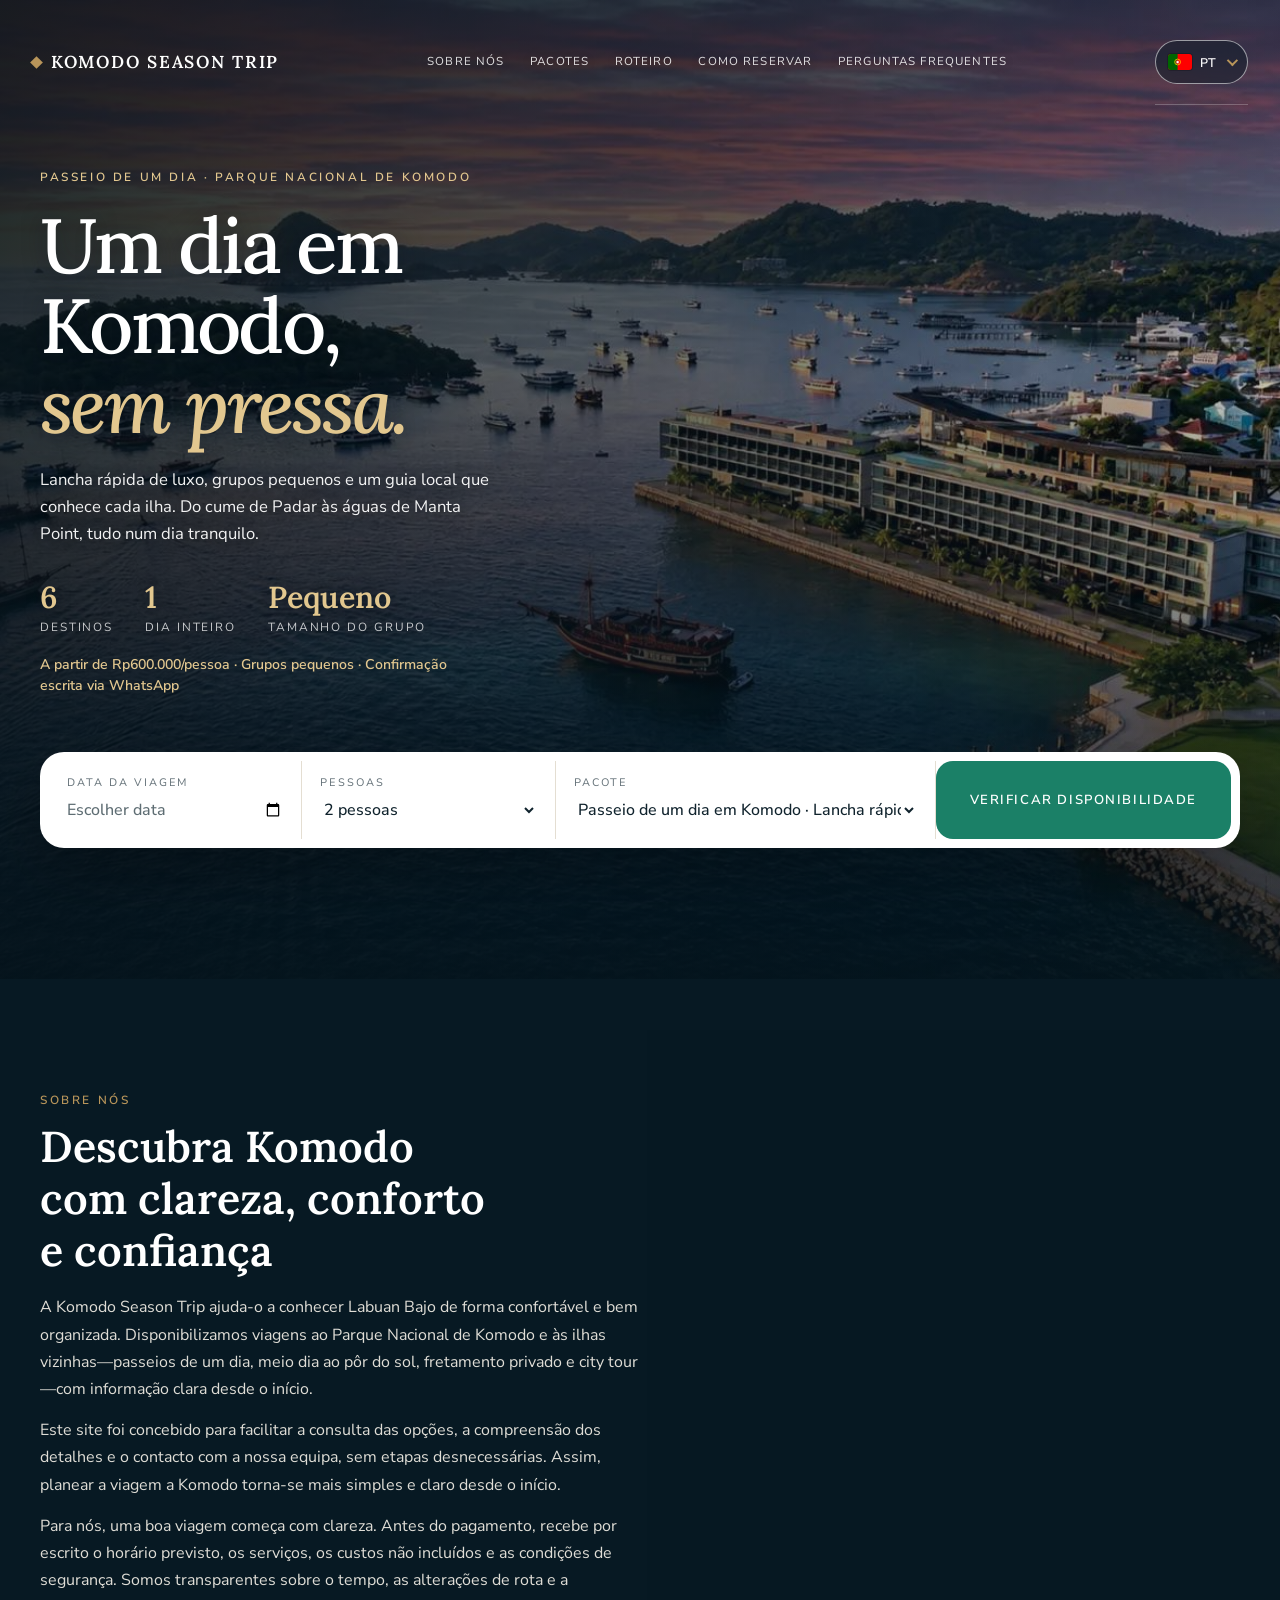
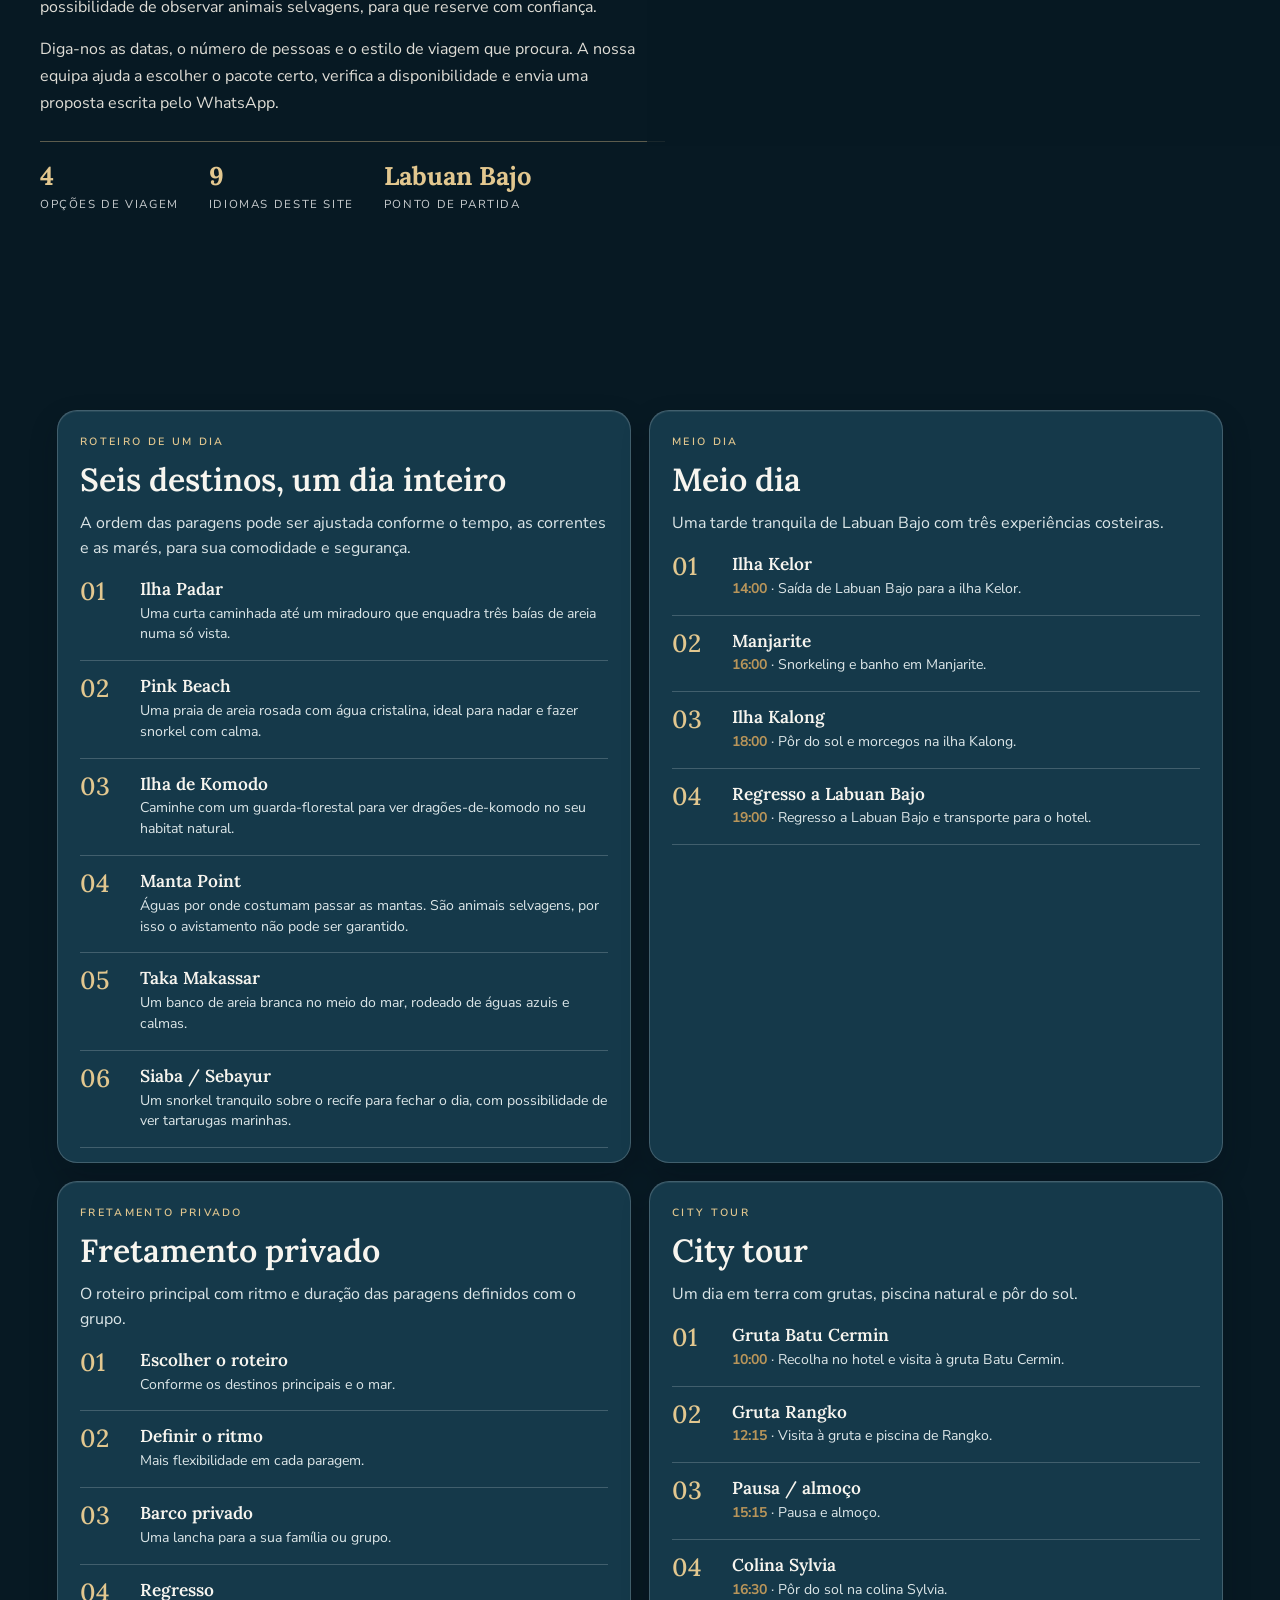
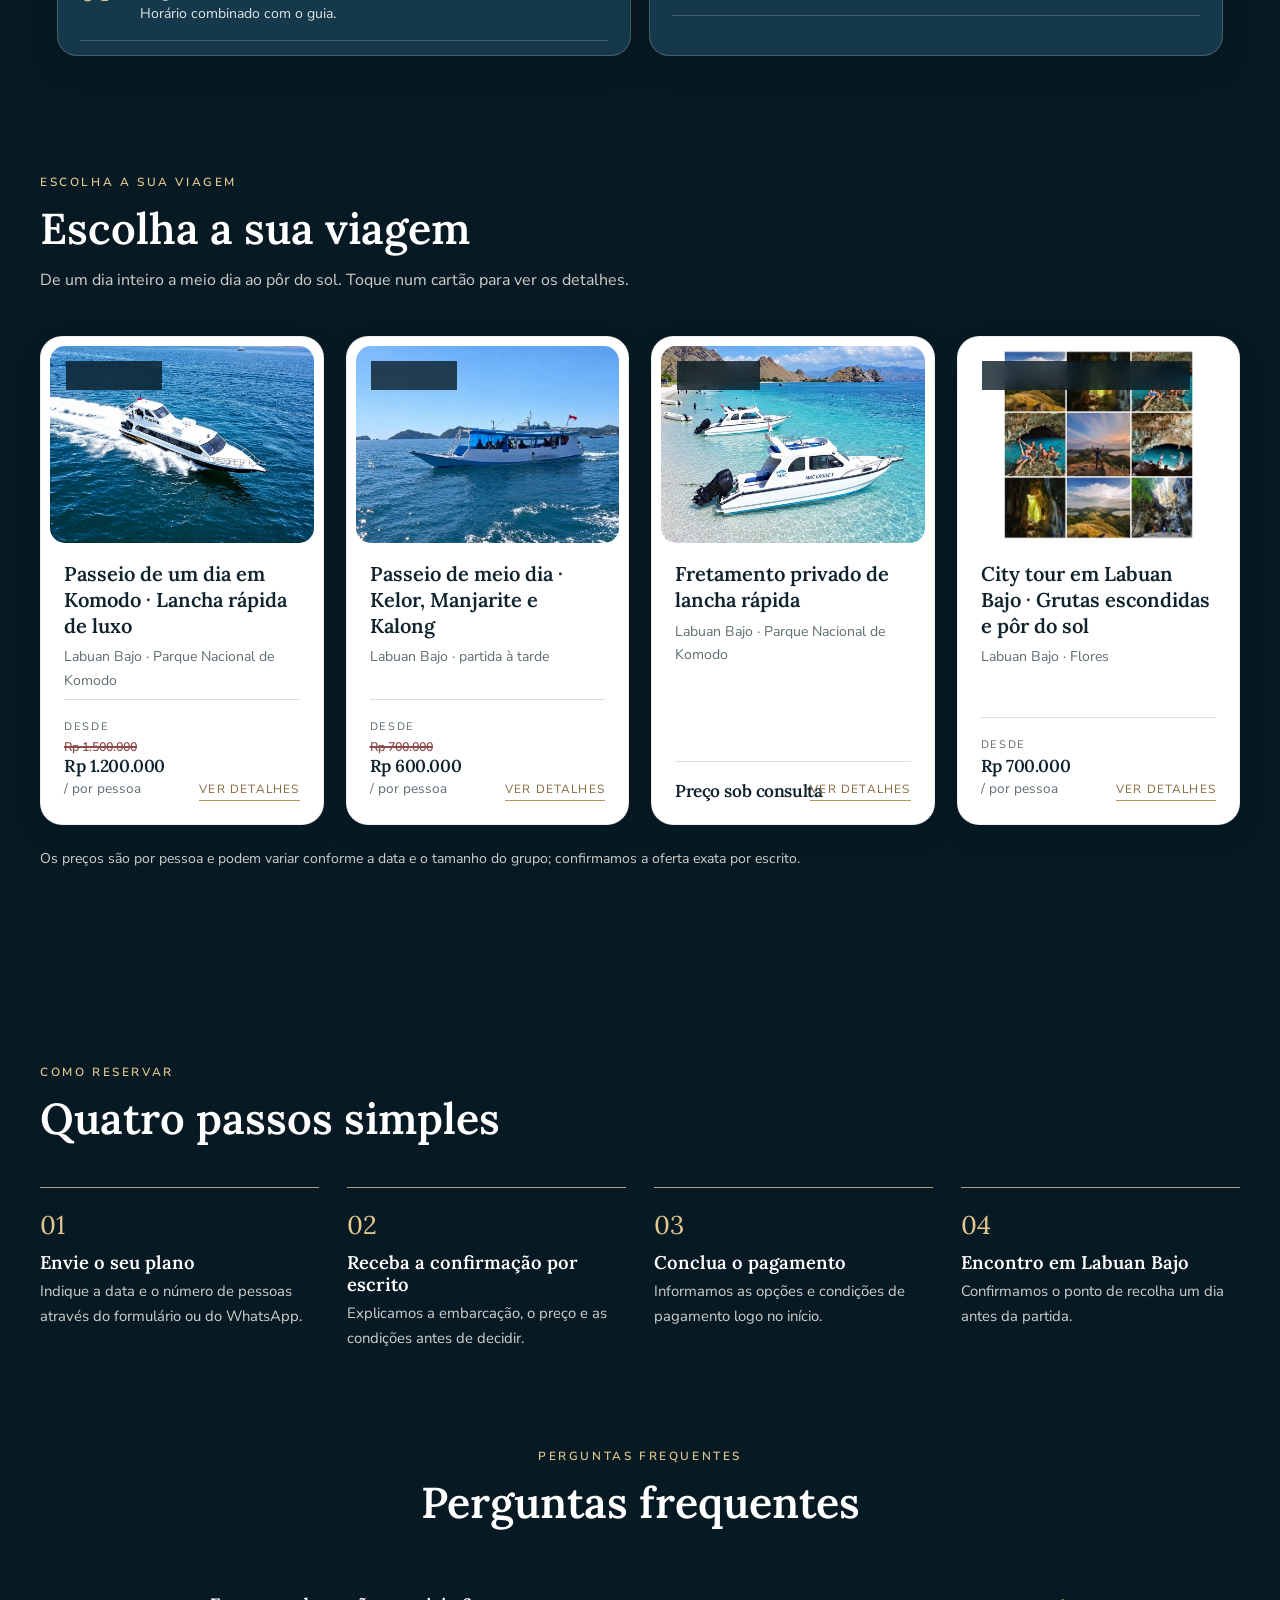
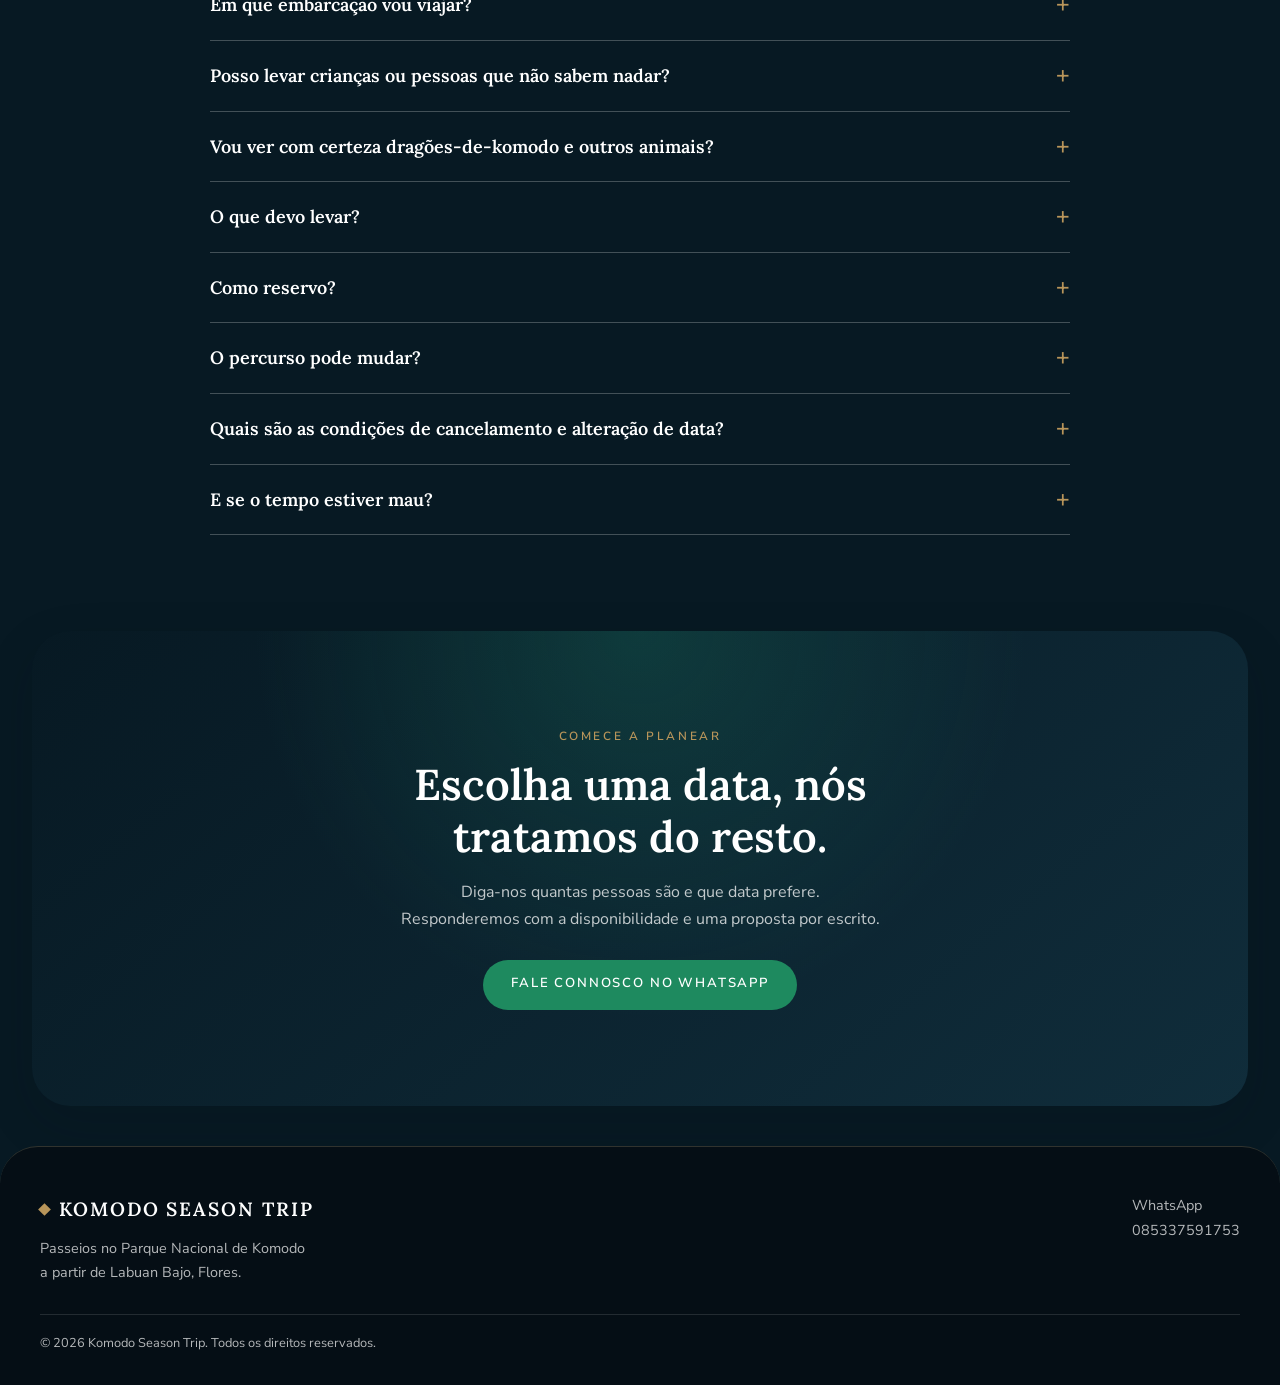
<file: pt.html>
<!DOCTYPE html>
<html lang="pt">
<head>
<meta charset="UTF-8">
<meta name="viewport" content="width=device-width, initial-scale=1, viewport-fit=cover">
<title>Passeios na Ilha de Komodo a partir de Labuan Bajo | Komodo Season Trip</title>
<meta name="description" content="Passeios no Parque Nacional de Komodo a partir de Labuan Bajo: dia inteiro em lancha rápida de luxo, meio dia com pôr do sol na ilha Kalong, fretamento privado e tour pela gruta Rangko. Grupos pequenos, reserva por WhatsApp.">
<meta name="robots" content="index,follow,max-image-preview:large">
<meta property="og:type" content="website"><meta property="og:site_name" content="Komodo Season Trip">
<meta property="og:title" content="Passeios na Ilha de Komodo a partir de Labuan Bajo | Komodo Season Trip"><meta property="og:description" content="Passeios no Parque Nacional de Komodo a partir de Labuan Bajo: dia inteiro em lancha rápida de luxo, meio dia com pôr do sol na ilha Kalong, fretamento privado e tour pela gruta Rangko. Grupos pequenos, reserva por WhatsApp.">
<meta property="og:locale" content="pt_PT"><meta property="og:locale:alternate" content="id_ID"><meta property="og:locale:alternate" content="en_US"><meta property="og:locale:alternate" content="zh_CN"><meta property="og:locale:alternate" content="ms_MY"><meta property="og:locale:alternate" content="ru_RU"><meta property="og:locale:alternate" content="es_ES"><meta property="og:locale:alternate" content="it_IT"><meta property="og:locale:alternate" content="de_DE">
<meta property="og:image" content="https://darwin9415.github.io/Komodo-season-trip/hero.webp">
<meta name="twitter:card" content="summary_large_image">
<link rel="alternate" hreflang="id" href="https://darwin9415.github.io/Komodo-season-trip/">
<link rel="alternate" hreflang="en" href="https://darwin9415.github.io/Komodo-season-trip/en.html">
<link rel="alternate" hreflang="zh" href="https://darwin9415.github.io/Komodo-season-trip/zh.html">
<link rel="alternate" hreflang="ms" href="https://darwin9415.github.io/Komodo-season-trip/ms.html">
<link rel="alternate" hreflang="ru" href="https://darwin9415.github.io/Komodo-season-trip/ru.html">
<link rel="alternate" hreflang="es" href="https://darwin9415.github.io/Komodo-season-trip/es.html">
<link rel="alternate" hreflang="pt" href="https://darwin9415.github.io/Komodo-season-trip/pt.html">
<link rel="alternate" hreflang="it" href="https://darwin9415.github.io/Komodo-season-trip/it.html">
<link rel="alternate" hreflang="de" href="https://darwin9415.github.io/Komodo-season-trip/de.html"><link rel="alternate" hreflang="fr" href="https://darwin9415.github.io/Komodo-season-trip/fr.html"><link rel="alternate" hreflang="ar" href="https://darwin9415.github.io/Komodo-season-trip/ar.html">
<link rel="alternate" hreflang="x-default" href="https://darwin9415.github.io/Komodo-season-trip/">
<link rel="canonical" href="https://darwin9415.github.io/Komodo-season-trip/pt.html">
<meta property="og:url" content="https://darwin9415.github.io/Komodo-season-trip/pt.html">
<link rel="preconnect" href="https://fonts.googleapis.com">
<link rel="preconnect" href="https://fonts.gstatic.com" crossorigin>
<link href="https://fonts.googleapis.com/css2?family=Lora:ital,wght@0,500;0,600;0,700;1,500&family=Nunito+Sans:wght@400;500;600;700&display=swap" rel="stylesheet">
<script type="application/ld+json">{"@context": "https://schema.org", "@graph": [{"@type": "TravelAgency", "name": "Komodo Season Trip", "telephone": "+6285337591753", "areaServed": "Labuan Bajo, Flores, Indonesia", "description": "Passeios no Parque Nacional de Komodo a partir de Labuan Bajo: dia inteiro em lancha rápida de luxo, meio dia com pôr do sol na ilha Kalong, fretamento privado e tour pela gruta Rangko. Grupos pequenos, reserva por WhatsApp."}, {"@type": "TouristTrip", "name": "Passeio de um dia em Komodo · Lancha rápida de luxo", "description": "Excursão aberta (partilhada) de dia inteiro a seis destinos do Parque Nacional de Komodo em lancha rápida turística a partir de Labuan Bajo: ilha Padar, Pink Beach, ilha de Komodo, Manta Point, Taka Makassar e Siaba ou Sebayur. Inclui recolha no hotel na zona de Labuan Bajo, almoço e guia local.", "provider": {"@type": "TravelAgency", "name": "Komodo Season Trip"}, "offers": {"@type": "Offer", "priceCurrency": "IDR", "price": "1500000", "availability": "https://schema.org/InStock"}}, {"@type": "TouristTrip", "name": "Passeio de meio dia · Kelor, Manjarite e Kalong", "description": "Um passeio descontraído de meio dia: largamos de Labuan Bajo à tarde, paramos na praia virgem da ilha Kelor, fazemos snorkel em Manjarite e terminamos o dia com o pôr do sol e milhares de raposas-voadoras na ilha Kalong. Inclui recolha e regresso ao hotel.", "provider": {"@type": "TravelAgency", "name": "Komodo Season Trip"}, "offers": {"@type": "Offer", "priceCurrency": "IDR", "price": "700000", "availability": "https://schema.org/InStock"}}, {"@type": "TouristTrip", "name": "Fretamento privado de lancha rápida", "description": "Fretamento de uma lancha rápida inteira só para a sua família ou grupo. O roteiro segue o pacote principal, enquanto o ritmo e o tempo em cada paragem seguem os seus desejos.", "provider": {"@type": "TravelAgency", "name": "Komodo Season Trip"}}, {"@type": "TouristTrip", "name": "City tour em Labuan Bajo · Grutas escondidas e pôr do sol", "description": "Um dia privado a explorar o lado terrestre de Labuan Bajo: visita à gruta Batu Cermin, banho na piscina cristalina da gruta Rangko e pôr do sol na colina Sylvia. Três experiências numa só viagem para 2–6 pessoas.", "provider": {"@type": "TravelAgency", "name": "Komodo Season Trip"}, "offers": {"@type": "Offer", "priceCurrency": "IDR", "price": "700000", "availability": "https://schema.org/InStock"}}]}</script>
<style>
:root{--navy:#08151f;--navy2:#0f2a3c;--gold:#b8955a;--gold2:#dcc08c;--ivory:#f6f3ed;--stone:#ebe5d9;--ink:#101c27;--muted:#67727c;--line:#e0d9ca;
--serif:"Lora",Georgia,"Times New Roman",serif;--sans:"Nunito Sans","Segoe UI",Arial,sans-serif}
*{box-sizing:border-box;margin:0;padding:0}
html{scroll-behavior:smooth}
body{font-variant-numeric:lining-nums;font-family:var(--sans);background:var(--ivory);color:var(--ink);line-height:1.65;font-size:16px;-webkit-font-smoothing:antialiased}
a{color:inherit;text-decoration:none}
svg{display:block}
:focus-visible{outline:2px solid var(--gold);outline-offset:3px}
.wrap{width:min(1140px,90%);margin-inline:auto}
.hide{display:none!important}
.eyebrow{font-size:.74rem;letter-spacing:.22em;text-transform:uppercase;color:var(--gold);font-weight:600}
h1,h2,h3{font-family:var(--serif);font-weight:600;letter-spacing:0;line-height:1.2}
h2{font-size:clamp(1.8rem,3.8vw,2.7rem)}
.btn{display:inline-block;background:var(--gold);color:#08151f;border:0;border-radius:2px;padding:14px 28px;font:600 .82rem var(--sans);letter-spacing:.14em;text-transform:uppercase;cursor:pointer;transition:background .2s}
.btn:hover{background:var(--gold2)}
.btn.ghost{background:transparent;color:inherit;border:1px solid currentColor}
.btn.ghost:hover{background:rgba(184,149,90,.12)}

/* header */
header.top{position:absolute;inset:0 0 auto;z-index:10;color:#fff}
.top .wrap{display:flex;align-items:center;justify-content:space-between;padding-block:24px;gap:20px}
.logo{font-family:var(--serif);font-size:1.15rem;font-weight:600;letter-spacing:.12em;text-transform:uppercase;display:flex;align-items:center;gap:12px}
.logo i{width:9px;height:9px;background:var(--gold);transform:rotate(45deg)}
nav.menu{display:flex;gap:34px;font-size:.82rem;letter-spacing:.12em;text-transform:uppercase}
nav.menu a{opacity:.85;padding:4px 0;border-bottom:1px solid transparent}
nav.menu a:hover{opacity:1;border-color:var(--gold)}
.top .btn{padding:10px 20px}
@media(max-width:860px){nav.menu{display:none}}

/* hero */
.hero{position:relative;color:#fff;min-height:720px;padding:190px 0 0;overflow:hidden;background:#08151f center/cover no-repeat}
.glow{position:absolute;right:10%;top:150px;width:420px;height:420px;border-radius:50%;background:radial-gradient(circle,rgba(220,192,140,.55),rgba(184,149,90,0) 66%);pointer-events:none}
.hero svg.scene{position:absolute;left:0;right:0;bottom:0;width:100%;height:42%;min-height:200px}
.hero .wrap{position:relative;z-index:2}
.hero h1{font-size:clamp(2.4rem,6vw,4.7rem);max-width:12ch;margin-top:18px;font-weight:500}
.hero h1 em{color:var(--gold2);font-style:italic}
.hero .lead{margin-top:22px;max-width:50ch;font-size:1.06rem;color:rgba(255,255,255,.82)}
.facts{display:flex;gap:34px;margin-top:34px;flex-wrap:wrap}
.facts div b{display:block;font-family:var(--serif);font-size:1.8rem;font-weight:600;color:var(--gold2);line-height:1}
.facts div span{font-size:.74rem;letter-spacing:.16em;text-transform:uppercase;opacity:.75}
.cari{position:relative;z-index:3;margin-top:56px;margin-bottom:-52px;background:#fff;color:var(--ink);padding:10px;display:grid;grid-template-columns:1fr 1fr 1.5fr auto;gap:0;box-shadow:0 30px 60px rgba(4,12,20,.35)}
.cari > div{padding:12px 20px;border-right:1px solid var(--line)}
.cari label{display:block;font-size:.68rem;letter-spacing:.18em;text-transform:uppercase;color:var(--muted);margin-bottom:2px}
.cari input,.cari select{width:100%;border:0;background:transparent;font:500 1rem var(--sans);color:var(--ink);padding:4px 0}
.cari .btn{align-self:stretch;border-radius:0;padding-inline:34px}
@media(max-width:900px){.cari{grid-template-columns:1fr 1fr;margin-bottom:-90px}.cari > div{border-bottom:1px solid var(--line)}.cari .btn{grid-column:1/-1;padding-block:16px}}
@media(max-width:520px){.cari{grid-template-columns:1fr}.cari > div{border-right:0}}


section{padding-block:80px}
.sec-head{max-width:640px;margin-bottom:42px}
.sec-head p{color:var(--muted);margin-top:12px}

/* paket */
.cards{display:grid;grid-template-columns:repeat(4,1fr);gap:24px}
@media(max-width:1100px){.cards{grid-template-columns:1fr 1fr}}
@media(max-width:620px){.cards{grid-template-columns:1fr}}
.card{background:#fff;border:1px solid var(--line);cursor:pointer;display:flex;flex-direction:column;transition:transform .25s,box-shadow .25s}
.card:hover{transform:translateY(-4px);box-shadow:0 22px 40px rgba(8,21,31,.12)}
.thumb{height:220px;position:relative;display:grid;place-items:center;color:var(--gold2)}
.has-photo{background-size:cover;background-position:center}.has-photo svg{display:none}
.t1{background:linear-gradient(145deg,#0f2a3c,#08151f)}
.t2{background:linear-gradient(145deg,#14485a,#0a2233)}
.t3{background:linear-gradient(145deg,#1d3a4a,#0a1b27)}
.thumb svg{width:84px;height:84px;opacity:.9}
.tag{position:absolute;left:16px;top:16px;background:rgba(8,21,31,.6);backdrop-filter:blur(4px);font-size:.66rem;letter-spacing:.18em;text-transform:uppercase;border:1px solid var(--gold);color:var(--gold2);padding:4px 10px}
.card .body{padding:24px;display:flex;flex-direction:column;gap:6px;flex:1}
.card h3{font-size:1.25rem}
.where{color:var(--muted);font-size:.88rem}
.score{font-size:.88rem;color:var(--muted)}.score b{color:var(--gold)}
.meta{margin-top:auto;padding-top:18px;border-top:1px solid var(--line);display:flex;justify-content:space-between;align-items:end;gap:10px}
.price small{display:block;font-size:.68rem;letter-spacing:.16em;text-transform:uppercase;color:var(--muted)}
.meta .price{display:flex;flex-direction:column;align-items:flex-start;gap:2px;min-width:0}.meta .price .price-old{display:block!important;margin:0;color:#8b4b4b;font-family:var(--sans);font-size:.86rem;font-weight:600;line-height:1.25;text-decoration-line:line-through;text-decoration-color:#8b4b4b;text-decoration-thickness:2px;white-space:nowrap}.meta .price strong{display:block;color:var(--ink);font-size:1.4rem;line-height:1.2}.price .price-old{display:block;margin:2px 0 0;color:var(--muted);font-size:.82rem;font-weight:500;line-height:1.2;text-decoration:line-through;text-decoration-thickness:1.5px}.price strong{font-family:var(--serif);font-size:1.35rem;font-weight:600}
.price em{font-style:normal;color:var(--muted);font-size:.85rem}
.more{font-size:.74rem;letter-spacing:.16em;text-transform:uppercase;color:var(--gold);border-bottom:1px solid var(--gold)}
.note{margin-top:22px;font-size:.88rem;color:var(--muted)}

/* rute */
.rute{background:linear-gradient(135deg,#fbfaf5 0%,#f7f5ed 48%,#eef5f2 100%);border:1px solid rgba(184,149,90,.22);box-shadow:0 18px 44px rgba(8,21,31,.10)}
.rgrid{display:grid;grid-template-columns:.9fr 1.1fr;gap:60px}
@media(max-width:860px){.rgrid{grid-template-columns:1fr;gap:30px}}
.rgrid .sec-head{position:sticky;top:40px;align-self:start}
@media(max-width:860px){.rgrid .sec-head{position:static}}
.stops{list-style:none}
.stops li{display:grid;grid-template-columns:70px 1fr;gap:16px;padding:22px 0;border-bottom:1px solid var(--line)}
.stops li:first-child{padding-top:0}
.stops b{font-family:var(--serif);font-size:1.9rem;color:var(--gold);line-height:1;font-weight:500}
.stops h3{font-size:1.25rem}
.stops p{color:var(--muted);font-size:.96rem;margin-top:4px}
.route-swipe-hint{display:flex;align-items:center;justify-content:center;gap:10px;width:max-content;max-width:100%;margin:14px auto 0;padding:7px 14px;border:1px solid rgba(184,149,90,.3);border-radius:999px;background:rgba(255,255,255,.74);color:var(--muted);font-size:.8rem;line-height:1.4;text-align:center}.route-swipe-hint span{color:var(--gold);font-size:1.15rem;font-weight:700}
.route-time{font-weight:700;color:var(--gold);white-space:nowrap}
.route-slides{display:block;width:100%;max-width:100%;height:auto;max-height:min(62vh,620px);min-height:0;overflow-x:hidden;overflow-y:auto;overscroll-behavior:auto;-webkit-overflow-scrolling:touch;scrollbar-width:thin;scrollbar-color:var(--gold) transparent;margin:0;padding:0 14px 8px;background:linear-gradient(180deg,rgba(255,255,255,.88),rgba(239,246,242,.78));border:1px solid rgba(184,149,90,.2);border-radius:22px;box-shadow:inset 0 1px 0 rgba(255,255,255,.85)}.route-slides::-webkit-scrollbar{width:8px}.route-slides::-webkit-scrollbar-thumb{background:var(--gold);border:2px solid rgba(255,255,255,.75);border-radius:8px}.route-slides::-webkit-scrollbar-track{background:rgba(224,217,202,.35);border-radius:8px}

.route-slide{display:block;width:100%;background:transparent;border:0;border-radius:0;padding:0}.route-slide+.route-slide{margin-top:30px;padding-top:30px;border-top:1px solid var(--line)}
.route-slide-grid{display:block;width:100%;background:transparent;border:0;border-radius:0;padding:0;box-shadow:none}
.route-slide .sec-head{margin-bottom:0}
.route-slide .sec-head h2{margin-top:10px;color:var(--ink)}
.route-slide .sec-head p{color:var(--muted);margin-top:12px}
.route-slide .eyebrow{font-size:.66rem;color:var(--gold)}
.route-stops{list-style:none;margin:0;padding:0}
.route-stops li{display:grid;grid-template-columns:70px 1fr;gap:16px;padding:22px 0;border-bottom:1px solid var(--line)}
.route-stops li:first-child{padding-top:0}
.route-stops b{font-family:var(--serif);font-size:1.9rem;color:var(--gold);line-height:1;font-weight:500}
.route-stops h3{font-size:1.25rem;margin:0;color:var(--ink)}
.route-stops p{color:var(--muted);font-size:.96rem;margin-top:4px;line-height:1.55}
@media(max-width:860px){.route-stops li{grid-template-columns:58px 1fr}}
@media(max-width:700px){.route-slides{max-height:min(58vh,520px);overflow-y:auto;padding:0 12px 8px}}



/* cara pesan */
.steps{display:grid;grid-template-columns:repeat(4,1fr);gap:28px;counter-reset:s}
@media(max-width:900px){.steps{grid-template-columns:repeat(2,1fr)}}
@media(max-width:520px){.steps{grid-template-columns:1fr}}
.step{counter-increment:s;border-top:1px solid var(--gold);padding-top:16px}
.step::before{content:"0" counter(s);font-family:var(--serif);font-size:1.6rem;color:var(--gold)}
.step h3{font-size:1.15rem;margin:4px 0 6px}
.step p{color:var(--muted);font-size:.93rem}

/* faq */
.faq{max-width:820px;margin-inline:auto}
details{border-bottom:1px solid var(--line);padding:20px 0}
summary{cursor:pointer;list-style:none;display:flex;justify-content:space-between;gap:16px;font-family:var(--serif);font-size:1.12rem;font-weight:600}
summary::-webkit-details-marker{display:none}
summary::after{content:"+";color:var(--gold);font-size:1.6rem;line-height:1}
details[open] summary::after{content:"–"}
details p{color:var(--muted);margin-top:10px;max-width:66ch}

/* cta */
.cta{background:linear-gradient(135deg,var(--navy),var(--navy2));color:#fff;text-align:center}
.cta h2{max-width:18ch;margin:12px auto 0}
.cta p{color:rgba(255,255,255,.75);margin:16px auto 28px;max-width:48ch}
footer.foot{background:#050e15;color:rgba(255,255,255,.7);padding:46px 0 30px;font-size:.9rem}
.foot .row{display:flex;justify-content:space-between;flex-wrap:wrap;gap:24px}
.foot .logo{color:#fff;font-size:1.2rem}
.foot a:hover{color:var(--gold2)}
.foot .copy{margin-top:30px;padding-top:18px;border-top:1px solid rgba(255,255,255,.12);font-size:.8rem}

/* panel detail – modal full dengan sudut membulat */
.overlay{
  position:fixed;inset:0;z-index:50;
  background:rgba(0,0,0,.4);
  opacity:0;visibility:hidden;
  transition:opacity .25s ease,visibility .25s ease;
}
.overlay.on{opacity:1;visibility:visible}
.panel{
  position:fixed;
  left:50%;
  top:50%;
  right:auto;bottom:auto;
  width:min(1100px,calc(100vw - 40px));
  max-width:calc(100vw - 40px);
  height:min(92vh,900px);
  max-height:min(92vh,900px);
  background:#fff;
  z-index:60;
  transform:translate(-50%,-46%) scale(.985);
  opacity:0;visibility:hidden;
  transition:transform .28s ease,opacity .28s ease,visibility .28s ease;
  display:flex;flex-direction:column;
  border-radius:24px;
  overflow:hidden;
  box-shadow:0 28px 70px rgba(8,21,31,.32);
  color:var(--ink);
  pointer-events:none;
}
.panel.on{
  transform:translate(-50%,-50%) scale(1);
  opacity:1;visibility:visible;
  pointer-events:auto;
}
.panel .scroll{overflow-y:auto;flex:1;min-height:0;-webkit-overflow-scrolling:touch;padding-bottom:12px}
.p-hero{height:auto;aspect-ratio:16/9;max-height:320px;position:relative;display:grid;place-items:center;color:var(--gold2);margin:0;border-radius:0}
.p-hero.has-photo{background-size:cover;background-position:center}
.p-hero.gal{aspect-ratio:16/9;max-height:340px}
.p-hero svg{width:100px;height:100px}
.p-close{
  position:absolute;right:16px;top:16px;z-index:5;
  width:42px;height:42px;border-radius:50%;
  border:1px solid rgba(255,255,255,.5);
  background:rgba(8,21,31,.55);color:#fff;
  font-size:1.45rem;cursor:pointer;line-height:1;
  display:grid;place-items:center;
  transition:background .2s,border-color .2s;
}
.p-close:hover{background:rgba(8,21,31,.85);border-color:var(--gold)}
.p-body{padding:26px 32px 10px}
.p-body h2{font-size:1.75rem;color:var(--ink)}
.p-sub{color:var(--muted);margin-top:4px}
.p-score{margin-top:10px;color:var(--muted);font-size:.9rem}.p-score b{color:var(--gold)}
.p-body p.desc{margin-top:16px;max-width:70ch}
.p-body h3{font-size:1.15rem;margin:26px 0 12px;color:var(--ink)}
.spec{display:grid;grid-template-columns:1fr 1fr;gap:1px;background:var(--line);border:1px solid var(--line);border-radius:16px;overflow:hidden}
.spec div{background:#fff;padding:14px 16px}
.spec small{display:block;color:var(--muted);font-size:.66rem;letter-spacing:.16em;text-transform:uppercase}
.spec b{font-size:.95rem;font-weight:500}
.tiers{grid-template-columns:repeat(3,1fr)}.tiers b{font-family:var(--serif);font-size:1.1rem;font-weight:600}
.chips{display:flex;flex-wrap:wrap;gap:8px;list-style:none}
.chips li{border:1px solid var(--line);padding:5px 14px;font-size:.84rem;border-radius:999px}
.itin{list-style:none;border-left:1px solid var(--gold);margin:0 0 0 6px;max-width:100%}.itin li{display:grid;grid-template-columns:max-content minmax(0,1fr);align-items:start;column-gap:16px;padding:0 0 10px 20px;position:relative;width:fit-content;max-width:100%}.itin li::before{content:"";position:absolute;left:-5px;top:7px;width:9px;height:9px;background:var(--gold);transform:rotate(45deg)}.itin b{font-weight:700;font-size:.92rem;letter-spacing:.01em;white-space:nowrap}.itin span{color:var(--muted);font-size:.9rem;min-width:0}
.pinc{display:grid;grid-template-columns:1fr 1fr;gap:16px}
@media(max-width:480px){.pinc{grid-template-columns:1fr}}
.pinc ul{list-style:none;font-size:.9rem}
.pinc li{padding:4px 0 4px 20px;position:relative}
.pinc .y li::before{content:"✓";color:var(--gold);position:absolute;left:0;font-weight:700}
.pinc .n li::before{content:"–";color:var(--muted);position:absolute;left:3px}
.book{
  border-top:1px solid var(--line);
  padding:16px 28px 20px;
  display:flex;align-items:center;gap:14px;
  background:#fff;flex-shrink:0;flex-wrap:wrap;
}
.book .price{flex:1;min-width:120px}
.book input[type=date]{border:1px solid var(--line);padding:10px 12px;font:inherit;background:#fff;max-width:170px;border-radius:12px}
.book .btn{padding:12px 22px;border-radius:999px}
@media(max-width:700px){
  .panel{
    width:calc(100vw - 16px);
    max-width:calc(100vw - 16px);
    height:min(94vh,100%);
    max-height:min(94vh,100%);
    border-radius:20px;
  }
  /* Keep the 16:9 ratio on photo slides on small screens. */
  .p-hero,.p-hero.gal{max-height:none}
  .book input[type=date]{flex:1;max-width:none}
  .p-body{padding:18px 18px 8px}
  .p-body h2{font-size:1.4rem}
  .p-body p.desc{max-width:none}
}
body.lock{overflow:hidden}

/* dialog pesanan */
dialog.od{border:0;width:min(480px,94vw);padding:0;margin:auto;color:var(--ink);background:#fff}
dialog.od::backdrop{background:rgba(4,12,20,.65)}
.od form,.od .o-done{padding:30px;display:grid;gap:14px}
.od h2{font-size:1.65rem}
.od .o-boat{color:var(--gold);font-weight:600;margin-top:-6px}
.od label{display:block;font-size:.68rem;letter-spacing:.16em;text-transform:uppercase;color:var(--muted);margin-bottom:4px}
.od input,.od textarea{width:100%;border:1px solid var(--line);padding:11px 12px;font:inherit;background:#fff;color:var(--ink)}
.od textarea{min-height:76px;resize:vertical}
.o-two{display:grid;grid-template-columns:1fr 1fr;gap:12px}
@media(max-width:420px){.o-two{grid-template-columns:1fr}}
.o-err{color:#b3261e;font-size:.9rem}
.o-act{display:flex;gap:10px;justify-content:flex-end;flex-wrap:wrap}
.od .btn.ghost{color:var(--ink)}

/* foto latar hero (tertanam, tidak perlu file terpisah) */
.hero{background-image:linear-gradient(90deg,rgba(8,21,31,.78) 0%,rgba(8,21,31,.45) 55%,rgba(8,21,31,.2) 100%),linear-gradient(180deg,rgba(8,21,31,.55) 0%,rgba(8,21,31,0) 30%,rgba(8,21,31,0) 62%,rgba(8,21,31,.7) 100%),url(hero.webp);background-position:center 55%}
.hero h1{max-width:15ch;text-wrap:balance;text-shadow:0 2px 24px rgba(4,12,20,.45)}
.hero .lead,.facts{text-shadow:0 1px 14px rgba(4,12,20,.5)}
/* header rapi di layar menengah */
.logo{white-space:nowrap;font-size:1.3rem;letter-spacing:.12em}
nav.menu{gap:28px}nav.menu a,.top .btn{white-space:nowrap}
@media(max-width:980px){nav.menu{display:none}}

/* ===== bingkai melengkung & foto sesuai bingkai ===== */
.btn{border-radius:999px}
.top .btn.ghost{border-radius:999px}
.hero{border-radius:0}
.cari{border-radius:30px}.cari .btn{border-radius:22px}
.card{border-radius:26px;overflow:hidden;padding:12px}
.card .body{padding:18px 10px 8px}
.thumb{height:auto;aspect-ratio:4/3;border-radius:0}
.tag{border-radius:999px}
.panel{/* side radius disabled – using centered modal */}
.p-hero{/* aspect handled in modal panel CSS */}
.spec{border-radius:18px;overflow:hidden}
.chips li{border-radius:999px}
.book input[type=date],.od input,.od textarea{border-radius:14px}
dialog.od{border-radius:30px;overflow:hidden}
.rute,.cta{margin-inline:clamp(10px,2.5vw,36px);border-radius:38px}
.rute{border:1px solid var(--line)}
footer.foot{border-radius:38px 38px 0 0;margin-top:40px}
@media(max-width:600px){.panel{/* bottom sheet radius disabled */}}

/* ===== foto utama: bingkai persegi (tidak melengkung), rasio 4:3 pas dengan foto ===== */
.card{padding:10px}
.card .body{padding:20px 14px 14px}
.thumb{border-radius:0}
.p-hero{margin:14px 14px 0;border-radius:0;max-height:none}
/* foto selalu memenuhi frame (menimpa rule .t1/.t2 yang me-reset ukuran latar) */
.thumb.has-photo,.p-hero.has-photo{background-size:cover;background-position:center;background-repeat:no-repeat}
.thumb.has-photo.fit-contain,.p-hero.has-photo.fit-contain{background-size:contain;background-color:#fff}

/* ===== latar situs: foto Padar (sedikit blur) + warna huruf menyesuaikan ===== */
body{background:#0a1620;color:#f6f3ed}
body::before{content:"";position:fixed;inset:0;z-index:-1;background:linear-gradient(rgba(8,21,31,.46),rgba(8,21,31,.62)),url(bg.webp) center/cover no-repeat}
.pil h3,.sec-head h2,.step h3,summary{color:#fff}
.pil p,.sec-head p,.note,.step p,details p{color:rgba(246,243,237,.84)}
.pil b,.step::before{color:var(--gold2)}
.pil,.step{border-top-color:var(--gold2)}
#paket .eyebrow,#cara .eyebrow,#faq .eyebrow{color:var(--gold2)}
details{border-bottom-color:rgba(255,255,255,.24)}
.card,.rute,.panel{color:var(--ink)}
.card h3,.rute h2,.rute h3,.panel h2,.panel h3{color:var(--ink)}
.rute .sec-head p{color:var(--muted)}
.rute .eyebrow{color:var(--gold)}
/* tombol Cek ketersediaan: hijau */
.cari .btn{background:#1e8a5f;color:#fff}
.cari .btn:hover{background:#17724f}

/* ===== kotak pencarian di hero: tampil penuh & rapi di HP ===== */
html{overflow-x:hidden}
.hs{height:70px}
.cari>div{min-width:0}
.cari input,.cari select{min-width:0;max-width:100%}
.dph{position:relative}
.dph span{position:absolute;left:0;top:50%;transform:translateY(-50%);pointer-events:none;color:var(--muted);font-weight:500}
.dph.has span,.dph:focus-within span{display:none}
.dph:not(.has) input:not(:focus){color:transparent}
@media(max-width:900px){
  .hero{padding-top:150px}
  .hs{height:40px}
  .cari{grid-template-columns:1fr 1fr;margin-top:40px;margin-bottom:0;padding:8px;border-radius:26px}
  .cari>div{padding:10px 14px;border-right:0;border-bottom:1px solid var(--line)}
  .cari>div:nth-child(1){border-right:1px solid var(--line)}
  .cari>div:nth-child(3){grid-column:1/-1}
  .cari .btn{grid-column:1/-1;margin-top:8px;padding:16px;border-radius:20px}
}
@media(max-width:520px){
  .cari{grid-template-columns:1fr}
  .cari>div:nth-child(1){border-right:0}
}

/* ===== semua tombol WhatsApp berwarna hijau ===== */
a.btn[data-wa],#p-wa,#o-wa{background:#1e8a5f!important;color:#fff!important;border:0!important}
a.btn[data-wa]:hover,#p-wa:hover,#o-wa:hover{background:#17724f!important}
/* ===== bar pemesanan di panel: rapi di HP ===== */
.book .price strong,.book .price em{white-space:nowrap}
.book .dph{flex:1;min-width:150px}
.book .dph input[type=date]{width:100%;max-width:none;padding:11px 12px}
.book .dph span{left:14px}
@media(max-width:600px){
  .book{gap:10px}
  .book .price{flex:1 1 100%}
  .book .btn{flex:1 1 150px;text-align:center}
}

/* ===== galeri foto di panel detail ===== */
.p-hero.gal{display:block;background:#0a1620;overflow:hidden}
.gal .sl{position:absolute;inset:0;width:100%;height:100%;display:flex;overflow-x:auto;scroll-snap-type:x mandatory;scrollbar-width:none;-webkit-overflow-scrolling:touch}
.gal .sl::-webkit-scrollbar{display:none}
.gal figure{flex:0 0 100%;width:100%;min-width:100%;scroll-snap-align:center;position:relative;margin:0}
.gal figure img{width:100%;height:100%;object-fit:cover;display:block}
.gal figure.ct{background:#fff}
.gal figure.ct img{object-fit:contain}
.gal figcaption{position:absolute;left:0;right:0;bottom:0;padding:38px 16px 30px;background:linear-gradient(transparent,rgba(8,21,31,.75));color:#fff;font-size:.86rem}
.gal .cnt{position:absolute;left:14px;top:14px;z-index:2;background:rgba(8,21,31,.6);color:#fff;font-size:.74rem;letter-spacing:.1em;padding:5px 12px;border-radius:999px}
.gal .nav{position:absolute;top:50%;transform:translateY(-50%);z-index:2;width:38px;height:38px;border-radius:50%;border:1px solid rgba(255,255,255,.6);background:rgba(8,21,31,.55);color:#fff;font-size:1.4rem;line-height:1;cursor:pointer}
.gal .swipe-hint{position:absolute;left:50%;top:14px;transform:translateX(-50%);z-index:2;padding:5px 11px;border:1px solid rgba(255,255,255,.3);border-radius:999px;background:rgba(8,21,31,.62);color:#fff;font-size:.72rem;line-height:1.4;white-space:nowrap;pointer-events:none}
.gal .prev{left:10px}.gal .next{right:10px}
.gal .dots{position:absolute;left:0;right:0;bottom:12px;z-index:2;display:flex;justify-content:center;gap:6px}
.gal .dots i{width:7px;height:7px;border-radius:50%;background:rgba(255,255,255,.5);transition:width .2s}
.gal .dots i.on{background:var(--gold2);width:18px;border-radius:6px}
.p-close{z-index:3}
/* Desktop: make the gallery span the full modal width. */
@media(min-width:701px){
  /* Desktop mengikuti mode mobile: galeri penuh dengan rasio 16:9. */
  .p-hero.gal{height:auto;aspect-ratio:16/9;max-height:none}
  .gal figure img{object-fit:cover}
}
@media(hover:none){.gal .nav{display:none}}

/* ===== bagian informasi tambahan paket (aturan, FAQ) ===== */
.warn{margin-top:16px;padding:12px 14px;border-left:3px solid var(--gold);background:#faf6ec;border-radius:0 14px 14px 0;font-size:.92rem;line-height:1.55}
.inote{margin-top:10px;font-size:.88rem;color:var(--muted);line-height:1.55}
.xinfo{margin-top:26px}
.acc{border-top:1px solid var(--line)}.acc:last-child{border-bottom:1px solid var(--line)}
.acc>summary{cursor:pointer;list-style:none;display:flex;justify-content:space-between;gap:12px;padding:15px 0;font-family:var(--serif);font-size:1.08rem;font-weight:600}
.acc>summary::-webkit-details-marker{display:none}
.acc>summary::after{content:"+";color:var(--gold);font-size:1.4rem;line-height:1}
.acc[open]>summary::after{content:"–"}
.accb{padding:0 0 16px;font-size:.92rem;line-height:1.6}
.accb p{margin:0 0 10px}
.ilist{margin:0 0 10px 1.15rem;padding:0}.ilist li{margin:4px 0}
.qa{border-top:1px solid var(--line)}
.qa>summary{cursor:pointer;list-style:none;padding:11px 0;font-weight:600;font-size:.93rem;display:flex;justify-content:space-between;gap:10px}
.qa>summary::-webkit-details-marker{display:none}
.qa>summary::after{content:"+";color:var(--gold)}
.qa[open]>summary::after{content:"–"}
.qa p{margin:0 0 12px;color:var(--muted)}

/* ===== panel detail: tampilan rapi & profesional (semua paket, semua bahasa) ===== */
.p-body h3{display:flex;align-items:center;gap:10px;margin:30px 0 14px}
.p-body h3::before{content:"";width:22px;height:2px;background:var(--gold);flex:none}
.spec>div:last-child:nth-child(odd){grid-column:1/-1}
.itin b{font-weight:700;letter-spacing:.01em}
.callout{display:flex;gap:12px;align-items:flex-start;margin-top:14px;padding:13px 15px;background:#f1f6f8;border-radius:14px;font-size:.88rem;line-height:1.55;color:var(--ink)}
.callout b{flex:none;width:20px;height:20px;border-radius:50%;background:var(--gold);color:#fff;display:grid;place-items:center;font:700 .78rem var(--serif);font-style:italic;margin-top:1px}
.xinfo{margin-top:30px;display:grid;gap:10px}
.acc{border:1px solid var(--line);border-radius:16px;background:#fff;overflow:hidden}
.acc:last-child{border-bottom:1px solid var(--line)}
.acc>summary{color:var(--ink);padding:15px 16px;font-size:1.05rem}
.acc[open]>summary{background:#faf6ec;border-bottom:1px solid var(--line)}
.accb{padding:14px 16px 6px}
.accb p{color:var(--ink);margin:0 0 12px}
.accb p.inote{color:var(--muted);font-size:.86rem;margin:2px 0 12px}
.ilist{margin:0 0 12px;padding:0;list-style:none}
.ilist li{position:relative;padding:5px 0 5px 26px;font-size:.92rem;line-height:1.55}
.ilist li::before{content:"";position:absolute;left:8px;top:15px;width:6px;height:6px;background:var(--gold);transform:rotate(45deg)}
ol.ilist{counter-reset:o}ol.ilist li{counter-increment:o;padding-left:32px}
ol.ilist li::before{content:counter(o);left:0;top:6px;width:20px;height:20px;border-radius:50%;transform:none;background:var(--gold);color:#fff;font:700 .72rem var(--sans);display:grid;place-items:center}
.acc.yes .ilist li::before{content:"✓";left:3px;top:5px;width:auto;height:auto;background:none;transform:none;color:#1e8a5f;font:700 .95rem var(--sans)}
.acc.no .ilist li::before{content:"✕";left:3px;top:5px;width:auto;height:auto;background:none;transform:none;color:#b3261e;font:700 .85rem var(--sans)}
.qa{border-top:1px solid var(--line)}
.accb>.qa:first-child{border-top:0}
.qa>summary{color:var(--ink);padding:13px 0;font-weight:600;font-size:.95rem;line-height:1.4}
.qa p{color:var(--muted);margin:0 0 14px}
@media(prefers-reduced-motion:reduce){*{transition:none!important;scroll-behavior:auto!important}}

/* ===== Tentang kami ===== */
.about{padding:150px 0 10px;color:#f6f3ed}
.ab-grid{display:grid;grid-template-columns:1.1fr .9fr;gap:48px;align-items:start}
.ab-text h2{margin:10px 0 18px;max-width:20ch;color:#fff}
.ab-text p{color:rgba(246,243,237,.88);margin:0 0 14px;max-width:60ch;line-height:1.7}
.ab-facts{display:flex;gap:30px;flex-wrap:wrap;margin:24px 0 26px;padding-top:20px;border-top:1px solid rgba(220,192,140,.4)}
.ab-facts b{display:block;font-family:var(--serif);font-size:1.6rem;color:var(--gold2);line-height:1.1}
.ab-facts span{font-size:.72rem;letter-spacing:.14em;text-transform:uppercase;color:rgba(255,255,255,.78)}
.ab-card{background:rgba(8,21,31,.64);-webkit-backdrop-filter:blur(8px);backdrop-filter:blur(8px);border:1px solid rgba(220,192,140,.35);border-radius:28px;padding:26px 26px 12px}
.ab-card h3{font-family:var(--serif);font-size:1.3rem;color:#fff;margin:0 0 8px}
.ab-card ul{list-style:none;margin:0;padding:0}
.ab-card li{display:flex;gap:14px;padding:16px 0;border-top:1px solid rgba(255,255,255,.14)}
.ab-card .ck{flex:none;width:28px;height:28px;border-radius:50%;background:#1e8a5f;color:#fff;display:grid;place-items:center;font-weight:700;font-size:.9rem;margin-top:2px}
.ab-card li b{display:block;font-family:var(--serif);font-size:1.05rem;color:#fff;margin-bottom:3px}
.ab-card li p{margin:0;font-size:.9rem;color:rgba(246,243,237,.84);line-height:1.55}
@media(max-width:900px){.about{padding-top:60px}.ab-grid{grid-template-columns:1fr;gap:30px}}

/* ===== multi bahasa ===== */
.hr{display:flex;align-items:center;gap:10px}
.lang{position:relative}
.lang summary{list-style:none;cursor:pointer;border:1px solid rgba(255,255,255,.55);border-radius:999px;padding:9px 14px;font:600 .78rem var(--sans);letter-spacing:.04em;white-space:nowrap;display:flex;align-items:center;gap:6px;color:#fff;background:rgba(8,21,31,.28)}
.lang summary::-webkit-details-marker{display:none}
.lang ul{position:absolute;right:0;top:calc(100% + 8px);background:#fff;color:var(--ink);border-radius:18px;padding:6px;list-style:none;min-width:190px;box-shadow:0 18px 40px rgba(4,12,20,.3);z-index:30}
.lang li a{display:block;padding:10px 14px;border-radius:12px;font-size:.92rem}
.lang li a:hover,.lang li a[aria-current]{background:#f1ece2}
@media(max-width:560px){.top .btn{display:none}.logo{font-size:1rem;letter-spacing:.08em}}
h1,h2,h3{overflow-wrap:break-word;hyphens:auto}
.fl{width:24px;height:16px;border-radius:3px;box-shadow:0 0 0 1px rgba(0,0,0,.2);flex:none;display:block;overflow:hidden}
.lang summary{gap:8px}
.lang summary::after{content:"";width:6px;height:6px;border-right:2px solid currentColor;border-bottom:2px solid currentColor;transform:rotate(45deg) translateY(-2px);margin-left:2px;font-size:0}
.lang[open] summary::after{content:"";transform:rotate(-135deg) translateY(-1px)}
.lang li a{display:flex;align-items:center;gap:12px}
html[lang="zh"]{--sans:"Nunito Sans","PingFang SC","Hiragino Sans GB","Microsoft YaHei","Noto Sans SC",sans-serif;--serif:"Lora","Songti SC","Noto Serif SC","SimSun",serif}
html[lang="zh"] .hero h1{max-width:11em}
html[lang="zh"] .eyebrow,html[lang="zh"] .more,html[lang="zh"] .btn{letter-spacing:.04em}

/* ===== mobile hamburger & drawer ===== */
.nav-toggle{display:none;align-items:center;justify-content:center;width:44px;height:44px;border:1px solid rgba(255,255,255,.35);background:rgba(8,21,31,.35);backdrop-filter:blur(6px);border-radius:10px;cursor:pointer;color:#fff;padding:0;flex-shrink:0}
.nav-toggle svg{width:22px;height:22px}
.nav-toggle .ic-close{display:none}
.nav-toggle[aria-expanded="true"] .ic-open{display:none}
.nav-toggle[aria-expanded="true"] .ic-close{display:block}
.mnav{position:fixed;inset:0 0 auto 0;top:0;z-index:40;background:rgba(8,21,31,.97);color:#fff;padding:88px 24px 28px;transform:translateY(-110%);opacity:0;visibility:hidden;transition:transform .28s ease,opacity .28s ease,visibility .28s;max-height:100vh;overflow-y:auto;-webkit-overflow-scrolling:touch}
.mnav.on{transform:none;opacity:1;visibility:visible}
.mnav nav{display:flex;flex-direction:column;gap:4px}
.mnav a{display:block;padding:14px 8px;font-size:1rem;letter-spacing:.08em;text-transform:uppercase;border-bottom:1px solid rgba(255,255,255,.1);opacity:.92}
.mnav a:hover,.mnav a:focus-visible{opacity:1;color:var(--gold2)}
.mnav .mnav-wa{margin-top:22px;display:inline-flex;align-items:center;justify-content:center;width:100%;text-align:center}
body.nav-open{overflow:hidden}
@media(max-width:980px){
  .nav-toggle{display:inline-flex}
  nav.menu{display:none!important}
  .top .wrap{gap:12px}
  .hr{display:flex;align-items:center;gap:10px}
}
@media(min-width:981px){
  .mnav{display:none!important}
}
/* hero CTA clarity */
.hero-cta-note{margin-top:14px;font-size:.88rem;color:rgba(255,255,255,.78);max-width:52ch;line-height:1.5}
.hero-cta-note strong{color:var(--gold2);font-weight:600}
.cari-micro{margin-top:12px;font-size:.8rem;color:rgba(255,255,255,.7);text-align:center;max-width:48ch;margin-inline:auto}
@media(max-width:900px){
  .cari-micro{margin-bottom:8px}
}
</style>
<link rel="stylesheet" href="premium.css">
</head>
<body><svg xmlns="http://www.w3.org/2000/svg" style="position:absolute;width:0;height:0;overflow:hidden" aria-hidden="true"><defs><symbol id="f-id" viewBox="0 0 30 20"><rect width="30" height="10" fill="#e70011"/><rect y="10" width="30" height="10" fill="#fff"/></symbol><symbol id="f-en" viewBox="0 0 30 20"><rect width="30" height="20" fill="#012169"/><path d="M0 0L30 20M30 0L0 20" stroke="#fff" stroke-width="4"/><path d="M0 0L30 20M30 0L0 20" stroke="#c8102e" stroke-width="1.5"/><path d="M15 0V20M0 10H30" stroke="#fff" stroke-width="6.5"/><path d="M15 0V20M0 10H30" stroke="#c8102e" stroke-width="3.6"/></symbol><symbol id="f-zh" viewBox="0 0 30 20"><rect width="30" height="20" fill="#de2910"/><polygon fill="#ffde00" points="5.00,2.00 5.68,4.07 7.85,4.07 6.09,5.36 6.76,7.43 5.00,6.15 3.24,7.43 3.91,5.36 2.15,4.07 4.32,4.07"/><polygon fill="#ffde00" points="10.86,1.49 10.40,2.04 10.75,2.66 10.09,2.39 9.61,2.92 9.66,2.21 9.00,1.91 9.70,1.74 9.78,1.03 10.16,1.63"/><polygon fill="#ffde00" points="12.99,3.86 12.35,4.19 12.44,4.90 11.93,4.39 11.28,4.70 11.60,4.06 11.12,3.53 11.82,3.64 12.17,3.01 12.29,3.72"/><polygon fill="#ffde00" points="12.96,7.27 12.25,7.31 12.04,8.00 11.78,7.33 11.06,7.34 11.62,6.89 11.38,6.21 11.99,6.60 12.56,6.17 12.38,6.86"/><polygon fill="#ffde00" points="10.78,9.62 10.11,9.39 9.65,9.94 9.67,9.22 9.00,8.95 9.69,8.75 9.74,8.04 10.14,8.63 10.84,8.45 10.40,9.02"/></symbol><symbol id="f-ms" viewBox="0 0 30 20"><rect y="0.000" width="30" height="1.4286" fill="#cc0001"/><rect y="1.429" width="30" height="1.4286" fill="#fff"/><rect y="2.857" width="30" height="1.4286" fill="#cc0001"/><rect y="4.286" width="30" height="1.4286" fill="#fff"/><rect y="5.714" width="30" height="1.4286" fill="#cc0001"/><rect y="7.143" width="30" height="1.4286" fill="#fff"/><rect y="8.571" width="30" height="1.4286" fill="#cc0001"/><rect y="10.000" width="30" height="1.4286" fill="#fff"/><rect y="11.429" width="30" height="1.4286" fill="#cc0001"/><rect y="12.857" width="30" height="1.4286" fill="#fff"/><rect y="14.286" width="30" height="1.4286" fill="#cc0001"/><rect y="15.714" width="30" height="1.4286" fill="#fff"/><rect y="17.143" width="30" height="1.4286" fill="#cc0001"/><rect y="18.571" width="30" height="1.4286" fill="#fff"/><rect width="15" height="11.43" fill="#010066"/><circle cx="5.3" cy="5.7" r="3.2" fill="#fc0"/><circle cx="6.2" cy="5.7" r="2.6" fill="#010066"/><polygon fill="#fc0" points="10.60,2.90 11.12,4.62 12.79,3.95 11.77,5.43 13.33,6.32 11.54,6.45 11.81,8.22 10.60,6.90 9.39,8.22 9.66,6.45 7.87,6.32 9.43,5.43 8.41,3.95 10.08,4.62"/></symbol><symbol id="f-ru" viewBox="0 0 30 20"><rect width="30" height="20" fill="#fff"/><rect y="6.67" width="30" height="6.67" fill="#0039a6"/><rect y="13.33" width="30" height="6.67" fill="#d52b1e"/></symbol><symbol id="f-es" viewBox="0 0 30 20"><rect width="30" height="20" fill="#aa151b"/><rect y="5" width="30" height="10" fill="#f1bf00"/></symbol><symbol id="f-pt" viewBox="0 0 30 20"><rect width="30" height="20" fill="#f00"/><rect width="12" height="20" fill="#060"/><circle cx="12" cy="10" r="3.6" fill="none" stroke="#fc0" stroke-width="1"/><rect x="10.3" y="8.3" width="3.4" height="3.6" rx=".6" fill="#fff" stroke="#f00" stroke-width=".7"/></symbol><symbol id="f-it" viewBox="0 0 30 20"><rect width="30" height="20" fill="#fff"/><rect width="10" height="20" fill="#009246"/><rect x="20" width="10" height="20" fill="#ce2b37"/></symbol><symbol id="f-de" viewBox="0 0 30 20"><rect width="30" height="6.67" fill="#000"/><rect y="6.67" width="30" height="6.67" fill="#d00"/><rect y="13.33" width="30" height="6.67" fill="#ffce00"/></symbol><symbol id="f-fr" viewBox="0 0 30 20"><rect width="10" height="20" fill="#0055a4"/><rect x="10" width="10" height="20" fill="#fff"/><rect x="20" width="10" height="20" fill="#ef4135"/></symbol><symbol id="f-ar" viewBox="0 0 30 20"><rect width="30" height="20" fill="#ce1126"/><rect width="30" height="13.33" fill="#fff"/><rect width="30" height="6.67" fill="#000"/><polygon fill="#007a3d" points="0,0 14,10 0,20"/></symbol></defs></svg>

<header class="top">
  <div class="wrap">
    <a class="logo" href="#"><i></i>Komodo Season Trip</a>
    <nav class="menu" aria-label="Menu principal">
      <a href="#tentang">Sobre nós</a><a href="#paket">Pacotes</a><a href="#rute">Roteiro</a><a href="#cara">Como reservar</a><a href="#faq">Perguntas frequentes</a>
    </nav>
    <div class="hr"><details class="lang"><summary aria-label="Language / Bahasa"><svg class="fl" viewBox="0 0 30 20" aria-hidden="true"><use href="#f-pt"/></svg><span>PT</span></summary><ul><li><a href="index.html" hreflang="id" lang="id"><svg class="fl" viewBox="0 0 30 20" aria-hidden="true"><use href="#f-id"/></svg><span>Bahasa Indonesia</span></a></li><li><a href="en.html" hreflang="en" lang="en"><svg class="fl" viewBox="0 0 30 20" aria-hidden="true"><use href="#f-en"/></svg><span>English</span></a></li><li><a href="zh.html" hreflang="zh" lang="zh"><svg class="fl" viewBox="0 0 30 20" aria-hidden="true"><use href="#f-zh"/></svg><span>中文（简体）</span></a></li><li><a href="ms.html" hreflang="ms" lang="ms"><svg class="fl" viewBox="0 0 30 20" aria-hidden="true"><use href="#f-ms"/></svg><span>Bahasa Melayu</span></a></li><li><a href="ru.html" hreflang="ru" lang="ru"><svg class="fl" viewBox="0 0 30 20" aria-hidden="true"><use href="#f-ru"/></svg><span>Русский</span></a></li><li><a href="es.html" hreflang="es" lang="es"><svg class="fl" viewBox="0 0 30 20" aria-hidden="true"><use href="#f-es"/></svg><span>Español</span></a></li><li><a href="pt.html" hreflang="pt" lang="pt" aria-current="true"><svg class="fl" viewBox="0 0 30 20" aria-hidden="true"><use href="#f-pt"/></svg><span>Português</span></a></li><li><a href="it.html" hreflang="it" lang="it"><svg class="fl" viewBox="0 0 30 20" aria-hidden="true"><use href="#f-it"/></svg><span>Italiano</span></a></li><li><a href="de.html" hreflang="de" lang="de"><svg class="fl" viewBox="0 0 30 20" aria-hidden="true"><use href="#f-de"/></svg><span>Deutsch</span></a></li><li><a href="fr.html" hreflang="fr" lang="fr"><svg class="fl" viewBox="0 0 30 20"><use href="#f-fr"/></svg><span>Français</span></a></li><li><a href="ar.html" hreflang="ar" lang="ar"><svg class="fl" viewBox="0 0 30 20"><use href="#f-ar"/></svg><span>العربية</span></a></li></ul></details><button type="button" class="nav-toggle" id="nav-toggle" aria-label="Abrir menu" data-open="Abrir menu" data-close="Fechar menu" aria-expanded="false" aria-controls="mnav"><svg class="ic-open" viewBox="0 0 24 24" fill="none" stroke="currentColor" stroke-width="2" stroke-linecap="round" aria-hidden="true"><path d="M4 7h16M4 12h16M4 17h16"/></svg><svg class="ic-close" viewBox="0 0 24 24" fill="none" stroke="currentColor" stroke-width="2" stroke-linecap="round" aria-hidden="true"><path d="M6 6l12 12M18 6L6 18"/></svg></button></div>
  </div>
</header>
<div class="mnav" id="mnav" role="dialog" aria-modal="true" aria-label="Menu principal" hidden><nav aria-label="Menu principal">
      <a href="#tentang">Sobre nós</a><a href="#paket">Pacotes</a><a href="#rute">Roteiro</a><a href="#cara">Como reservar</a><a href="#faq">Perguntas frequentes</a>
    </nav></div>

<div class="hero">
  <div class="wrap">
    <div class="eyebrow">Passeio de um dia · Parque Nacional de Komodo</div>
    <h1>Um dia em Komodo, <em>sem pressa.</em></h1>
    <p class="lead">Lancha rápida de luxo, grupos pequenos e um guia local que conhece cada ilha. Do cume de Padar às águas de Manta Point, tudo num dia tranquilo.</p>
    <div class="facts"><div><b>6</b><span>Destinos</span></div><div><b>1</b><span>Dia inteiro</span></div><div><b>Pequeno</b><span>Tamanho do grupo</span></div></div>

    <p class="hero-cta-note"><strong>A partir de Rp600.000/pessoa · Grupos pequenos · Confirmação escrita via WhatsApp</strong></p>
    <form class="cari" id="cari" aria-label="Verificar disponibilidade">
      <div><label for="h-date">Data da viagem</label><div class="dph"><span>Escolher data</span><input type="date" id="h-date" required></div></div>
      <div><label for="h-guests">Pessoas</label><select id="h-guests"></select></div>
      <div><label for="h-pkg">Pacote</label><select id="h-pkg"></select></div>
      <button class="btn" type="submit">Verificar disponibilidade</button>
    </form>
    <p class="cari-micro">Ainda não precisa pagar. Verificamos a disponibilidade e enviamos uma proposta escrita primeiro.</p>
  </div>
  <div class="hs"></div>
</div>

<main>
<section class="about" id="tentang">
  <div class="wrap"><div class="ab-grid">
    <div class="ab-text">
      <div class="eyebrow">Sobre nós</div>
      <h2>Descubra Komodo com clareza, conforto e confiança</h2><p>A Komodo Season Trip ajuda-o a conhecer Labuan Bajo de forma confortável e bem organizada. Disponibilizamos viagens ao Parque Nacional de Komodo e às ilhas vizinhas—passeios de um dia, meio dia ao pôr do sol, fretamento privado e city tour—com informação clara desde o início.</p><p>Este site foi concebido para facilitar a consulta das opções, a compreensão dos detalhes e o contacto com a nossa equipa, sem etapas desnecessárias. Assim, planear a viagem a Komodo torna-se mais simples e claro desde o início.</p><p>Para nós, uma boa viagem começa com clareza. Antes do pagamento, recebe por escrito o horário previsto, os serviços, os custos não incluídos e as condições de segurança. Somos transparentes sobre o tempo, as alterações de rota e a possibilidade de observar animais selvagens, para que reserve com confiança.</p><p>Diga-nos as datas, o número de pessoas e o estilo de viagem que procura. A nossa equipa ajuda a escolher o pacote certo, verifica a disponibilidade e envia uma proposta escrita pelo WhatsApp.</p>
      <div class="ab-facts"><div><b>4</b><span>Opções de viagem</span></div><div><b>9</b><span>Idiomas deste site</span></div><div><b>Labuan Bajo</b><span>Ponto de partida</span></div></div>
      
    </div>
    <aside class="ab-card" aria-label="Como trabalhamos">
      <h3>Como trabalhamos</h3>
      <ul>
        <li><span class="ck" aria-hidden="true">✓</span><div><b>Confirmação por escrito</b><p>Confirmamos a disponibilidade, o preço, os serviços e as condições por WhatsApp antes de pagar.</p></div></li>
        <li><span class="ck" aria-hidden="true">✓</span><div><b>Uma fatura clara</b><p>O pagamento segue o valor e o prazo indicados na fatura. O preço final é o da última fatura.</p></div></li>
        <li><span class="ck" aria-hidden="true">✓</span><div><b>Honestidade sobre a vida selvagem e o tempo</b><p>Os dragões-de-komodo, as mantas e as raposas-voadoras são animais selvagens. Os avistamentos e os percursos podem mudar conforme as condições, e explicamos isso desde o início.</p></div></li>
        <li><span class="ck" aria-hidden="true">✓</span><div><b>Segurança em primeiro lugar</b><p>O percurso e a ordem dos destinos podem ser ajustados por segurança. Os guias e a tripulação dão indicações durante toda a viagem.</p></div></li>
      </ul>
    </aside>
  </div></div>
</section>
<section class="rute" id="rute"><div class="wrap"><div aria-label="Outros roteiros" class="route-slides"><article class="route-slide"><div class="route-slide-grid"><div class="sec-head"><div class="eyebrow">Roteiro de um dia</div><h2 style="margin-top:10px">Seis destinos, um dia inteiro</h2><p>A ordem das paragens pode ser ajustada conforme o tempo, as correntes e as marés, para sua comodidade e segurança.</p></div><ol class="stops">
<li><b>01</b><div><h3>Ilha Padar</h3><p>Uma curta caminhada até um miradouro que enquadra três baías de areia numa só vista.</p></div></li>
<li><b>02</b><div><h3>Pink Beach</h3><p>Uma praia de areia rosada com água cristalina, ideal para nadar e fazer snorkel com calma.</p></div></li>
<li><b>03</b><div><h3>Ilha de Komodo</h3><p>Caminhe com um guarda-florestal para ver dragões-de-komodo no seu habitat natural.</p></div></li>
<li><b>04</b><div><h3>Manta Point</h3><p>Águas por onde costumam passar as mantas. São animais selvagens, por isso o avistamento não pode ser garantido.</p></div></li>
<li><b>05</b><div><h3>Taka Makassar</h3><p>Um banco de areia branca no meio do mar, rodeado de águas azuis e calmas.</p></div></li>
<li><b>06</b><div><h3>Siaba / Sebayur</h3><p>Um snorkel tranquilo sobre o recife para fechar o dia, com possibilidade de ver tartarugas marinhas.</p></div></li>
</ol></div></article>
<article class="route-slide"><div class="route-slide-grid"><div class="sec-head"><div class="eyebrow">Meio dia</div><h2>Meio dia</h2><p>Uma tarde tranquila de Labuan Bajo com três experiências costeiras.</p></div><ol class="route-stops"><li><b>01</b><div><h3>Ilha Kelor</h3><p><span class="route-time">14:00</span> · Saída de Labuan Bajo para a ilha Kelor.</p></div></li><li><b>02</b><div><h3>Manjarite</h3><p><span class="route-time">16:00</span> · Snorkeling e banho em Manjarite.</p></div></li><li><b>03</b><div><h3>Ilha Kalong</h3><p><span class="route-time">18:00</span> · Pôr do sol e morcegos na ilha Kalong.</p></div></li><li><b>04</b><div><h3>Regresso a Labuan Bajo</h3><p><span class="route-time">19:00</span> · Regresso a Labuan Bajo e transporte para o hotel.</p></div></li></ol></div></article>
<article class="route-slide"><div class="route-slide-grid"><div class="sec-head"><div class="eyebrow">Fretamento privado</div><h2>Fretamento privado</h2><p>O roteiro principal com ritmo e duração das paragens definidos com o grupo.</p></div><ol class="route-stops"><li><b>01</b><div><h3>Escolher o roteiro</h3><p>Conforme os destinos principais e o mar.</p></div></li><li><b>02</b><div><h3>Definir o ritmo</h3><p>Mais flexibilidade em cada paragem.</p></div></li><li><b>03</b><div><h3>Barco privado</h3><p>Uma lancha para a sua família ou grupo.</p></div></li><li><b>04</b><div><h3>Regresso</h3><p>Horário combinado com o guia.</p></div></li></ol></div></article>
<article class="route-slide"><div class="route-slide-grid"><div class="sec-head"><div class="eyebrow">City tour</div><h2>City tour</h2><p>Um dia em terra com grutas, piscina natural e pôr do sol.</p></div><ol class="route-stops"><li><b>01</b><div><h3>Gruta Batu Cermin</h3><p><span class="route-time">10:00</span> · Recolha no hotel e visita à gruta Batu Cermin.</p></div></li><li><b>02</b><div><h3>Gruta Rangko</h3><p><span class="route-time">12:15</span> · Visita à gruta e piscina de Rangko.</p></div></li><li><b>03</b><div><h3>Pausa / almoço</h3><p><span class="route-time">15:15</span> · Pausa e almoço.</p></div></li><li><b>04</b><div><h3>Colina Sylvia</h3><p><span class="route-time">16:30</span> · Pôr do sol na colina Sylvia.</p></div></li></ol></div></article>
</div><p class="route-swipe-hint"><span aria-hidden="true">↓</span>Deslize para baixo dentro do painel para ver todos os roteiros<span aria-hidden="true">↓</span></p></div>


</section>

<section id="paket" style="padding-top:20px">
  <div class="wrap">
    <div class="sec-head"><div class="eyebrow">Escolha a sua viagem</div><h2 style="margin-top:10px">Escolha a sua viagem</h2><p>De um dia inteiro a meio dia ao pôr do sol. Toque num cartão para ver os detalhes.</p></div>
    <div class="cards" id="cards"></div>
    <p class="note">Os preços são por pessoa e podem variar conforme a data e o tamanho do grupo; confirmamos a oferta exata por escrito.</p>
  </div>
</section>
<section id="cara">
  <div class="wrap">
    <div class="sec-head"><div class="eyebrow">Como reservar</div><h2 style="margin-top:10px">Quatro passos simples</h2></div>
    <div class="steps">
      <div class="step"><h3>Envie o seu plano</h3><p>Indique a data e o número de pessoas através do formulário ou do WhatsApp.</p></div>
      <div class="step"><h3>Receba a confirmação por escrito</h3><p>Explicamos a embarcação, o preço e as condições antes de decidir.</p></div>
      <div class="step"><h3>Conclua o pagamento</h3><p>Informamos as opções e condições de pagamento logo no início.</p></div>
      <div class="step"><h3>Encontro em Labuan Bajo</h3><p>Confirmamos o ponto de recolha um dia antes da partida.</p></div>
    </div>
  </div>
</section>

<section id="faq" style="padding-top:0">
  <div class="wrap faq">
    <div class="sec-head" style="margin-inline:auto;text-align:center"><div class="eyebrow">Perguntas frequentes</div><h2 style="margin-top:10px">Perguntas frequentes</h2></div>
    <details><summary>Em que embarcação vou viajar?</summary><p>Você escolhe a categoria da embarcação. Confirmamos o nome antes da partida e corresponde sempre à categoria reservada.</p></details>
    <details><summary>Posso levar crianças ou pessoas que não sabem nadar?</summary><p>Sim. Diga-nos a idade da criança para prepararmos coletes salva-vidas e um local de snorkel adequado. Quem não sabe nadar pode participar com colete salva-vidas, em águas seguras e acompanhado pelo guia.</p></details>
    <details><summary>Vou ver com certeza dragões-de-komodo e outros animais?</summary><p>Os dragões-de-komodo vivem em liberdade no seu habitat. Os guias e guardas conhecem as melhores zonas, mas não é possível prometer encontros com a vida selvagem, incluindo mantas, tartarugas e raposas-voadoras.</p></details>
    <details><summary>O que devo levar?</summary><p>Protetor solar seguro para os recifes, chapéu, óculos de sol, roupa para trocar, toalha, calçado confortável para caminhadas leves e medicação pessoal, se necessário.</p></details>
    <details><summary>Como reservo?</summary><p>Preencha o formulário de reserva ou contacte-nos pelo WhatsApp. Confirmamos por escrito a disponibilidade, o preço e as condições antes de pagar.</p></details>
    <details><summary>O percurso pode mudar?</summary><p>Sim. O percurso e a ordem das paragens podem ser alterados, encurtados ou substituídos devido ao clima, correntes, marés ou segurança. O guia explicará as alterações no dia da viagem.</p></details>
    <details><summary>Quais são as condições de cancelamento e alteração de data?</summary><p>As condições de cancelamento, alteração de data e reembolso podem diferir conforme o pacote, a data e as condições operacionais. Peça as condições por escrito via WhatsApp antes de pagar.</p></details>
    <details><summary>E se o tempo estiver mau?</summary><p>Por segurança, a viagem pode ser ajustada, adiada ou cancelada. As opções de alteração de data ou reembolso seguem as condições que confirmamos por escrito na reserva.</p></details>

  </div>
</section>

<section class="cta">
  <div class="wrap">
    <div class="eyebrow">Comece a planear</div>
    <h2>Escolha uma data, nós tratamos do resto.</h2>
    <p>Diga-nos quantas pessoas são e que data prefere. Responderemos com a disponibilidade e uma proposta por escrito.</p>
    <a class="btn" data-wa href="https://wa.me/6285337591753" target="_blank" rel="noopener">Fale connosco no WhatsApp</a>
  </div>
</section>
</main>

<footer class="foot">
  <div class="wrap">
    <div class="row">
      <div><a class="logo" href="#"><i></i>Komodo Season Trip</a><p style="margin-top:10px">Passeios no Parque Nacional de Komodo<br>a partir de Labuan Bajo, Flores.</p></div>
      <div><p>WhatsApp<br><a data-wa id="wa-text" href="https://wa.me/6285337591753" target="_blank" rel="noopener">0853-3759-1753</a></p></div>
    </div>
    <div class="copy">© 2026 Komodo Season Trip. Todos os direitos reservados.</div>
  </div>
</footer>

<div class="overlay" id="overlay"></div>
<aside class="panel" id="panel" role="dialog" aria-modal="true" aria-labelledby="p-title" aria-hidden="true">
  <div class="scroll" id="p-content"></div>
  <div class="book">
    <div class="price"><small id="p-from"></small><del id="p-old-price" class="price-old hide"></del><strong id="p-price"></strong> <em id="p-unit"></em></div>
    <div class="dph" id="p-dph"><span>Escolher data</span><input type="date" id="p-date" aria-label="Data da viagem"></div>
    <button type="button" class="btn hide" id="p-order">Reservar agora</button>
    <a class="btn" id="p-wa" href="https://wa.me/6285337591753" target="_blank" rel="noopener">Reservar pelo WhatsApp</a>
  </div>
</aside>

<dialog class="od" id="od" aria-labelledby="o-title">
  <form id="ofm">
    <h2 id="o-title">Reserve a sua viagem</h2>
    <p class="o-boat" id="o-boat"></p>
    <div><label for="o-name">Nome completo</label><input type="text" id="o-name" required maxlength="80" autocomplete="name"></div>
    <div><label for="o-phone">Número de WhatsApp</label><input type="tel" id="o-phone" required placeholder="+351 … / +62 …" autocomplete="tel"></div>
    <div class="o-two">
      <div><label for="o-guests">Pessoas</label><input type="number" id="o-guests" min="1" max="50" value="2" required></div>
      <div><label for="o-date">Data da viagem</label><input type="date" id="o-date" required></div>
    </div>
    <div><label for="o-note">Notas (opcional)</label><textarea id="o-note" maxlength="500" placeholder="Idade das crianças, necessidades especiais, etc."></textarea></div>
    <input type="text" id="o-hp" tabindex="-1" autocomplete="off" aria-hidden="true" style="position:absolute;left:-9999px">
    <p class="o-err hide" id="o-err"></p>
    <div class="o-act"><button type="button" class="btn ghost" id="o-cancel">Cancelar</button><button class="btn" id="o-send">Enviar reserva</button></div>
  </form>
  <div class="o-done hide" id="o-done">
    <h2>Reserva enviada</h2>
    <p>Obrigado. Entraremos em contacto pelo WhatsApp para confirmar a disponibilidade e o pagamento.</p>
    <div class="o-act"><a class="btn" id="o-wa" href="https://wa.me/6285337591753" target="_blank" rel="noopener">Confirmar pelo WhatsApp</a><button type="button" class="btn ghost" id="o-close">Fechar</button></div>
  </div>
</dialog>

<script>
var WA='6285337591753', ORDER_URL='';
var LANG='pt',T={"view": "Ver detalhes", "from": "desde", "sum": "Resumo", "tiers": "Preço por pessoa", "fac": "Serviços", "route2": "Itinerário", "inc_note": "Incluído e notas", "close_panel": "Fechar painel", "prev": "Foto anterior", "next": "Foto seguinte", "swipe": "Deslize para ver as fotos", "err_phone": "Número de WhatsApp inválido. Inclua o indicativo do país, p. ex. +351 912 345 678 ou +62 853 3759 1753", "sending": "A enviar…", "err_send": "A reserva não foi enviada. Verifique a ligação ou reserve pelo WhatsApp.", "guest_n": "%n pessoas", "guest_more": "Mais de 10", "wa_interest": "Olá Komodo Season Trip, tenho interesse em %n.", "wa_date": "Data: %s.", "wa_guests": "Pessoas: %s.", "wa_ask": "Peço que indiquem a disponibilidade e o preço.", "wa_order": "Olá Komodo Season Trip, sou %p e acabei de reservar %n.", "wa_confirm": "Peço que confirmem a reserva.", "o_send": "Enviar reserva", "locale": "pt-PT"},curIdx=0;
function applySalePrice(b){var ref=String(b.oldp||'')+' '+String(b.p||''),name=String(b.n||'').toLowerCase();if(/city[\s-]*tour|lawatan bandar|tur darat|tour della città|city tour|городской тур|城市游/.test(name)){delete b.oldp;b.p='Rp 700.000'}else if(/1[., ]500[., ]000/.test(ref)||/one[\s-]*day|full[\s-]*day|satu hari|ganzer tag|intera giornata|un día completo|um dia inteiro|полный день|一日/.test(name)&&!/half[\s-]*day|半日/.test(name)){b.oldp='Rp 1.500.000';b.p='Rp 1.200.000'}else if(/700[., ]000/.test(ref)||/half[\s-]*day|setengah hari|separuh hari|halbtag|mezza giornata|medio día|meio dia|тур на полдня|半日/.test(name)){b.oldp='Rp 700.000';b.p='Rp 600.000'}return b}function loc(b){var t=LANG!=='id'&&b.tr&&b.tr[LANG];if(!t)return applySalePrice(b);var o={};for(var k in b)o[k]=b[k];['n','w','tag','pu','p','d','sp','f','it','y','x','pt','itn','warn','rt','info','faq','faqt'].forEach(function(k){if(t[k]!=null)o[k]=t[k]});return applySalePrice(o)}
function msg(){return Array.prototype.filter.call(arguments,Boolean).join(' ')}
var BOATS=[{"n":"One Day Trip Komodo · Speedboat Luxury","w":"Labuan Bajo · Taman Nasional Komodo","tag":"Open trip","ik":"motor","p":"Rp 1.200.000","pu":"per orang","s":"","r":0,"d":"Open trip (sharing) satu hari penuh menjelajahi enam destinasi Taman Nasional Komodo dengan speedboat wisata dari Labuan Bajo: Pulau Padar, Pink Beach, Pulau Komodo, Manta Point, Taka Makassar, dan Siaba atau Sebayur. Penjemputan hotel di area Labuan Bajo, makan siang, dan pemandu lokal sudah termasuk.","sp":[["Durasi","Satu hari penuh"],["Jenis trip","Open trip atau sharing trip dengan peserta lain dalam satu speedboat"],["Minimum booking","1 orang"],["Kapal","Speedboat wisata. Nama dan jenis kapal dapat berbeda sesuai ketersediaan. Detail kapal dikonfirmasi sebelum keberangkatan."],["Kapasitas","Mengikuti jenis speedboat yang tersedia pada tanggal perjalanan"],["Destinasi","6 destinasi"],["Penjemputan","Hotel atau titik temu di area Labuan Bajo, sekitar 06.00–06.30 WITA"]],"f":[],"it":[["06.00–06.30 WITA","Penjemputan peserta dari hotel atau titik temu di area Labuan Bajo."],["06.30–07.00 WITA","Perjalanan menuju pelabuhan, check-in, dan persiapan naik speedboat."],["07.00 WITA","Speedboat berangkat dari Labuan Bajo."],["Sekitar 08.30–09.00 WITA","Tiba di Pulau Padar. Trekking ringan menuju area pemandangan dan berfoto."],["Sekitar 10.00–10.30 WITA","Mengunjungi Pink Beach untuk berenang, snorkeling, atau bersantai sesuai kondisi."],["Sekitar 12.00 WITA","Mengunjungi Pulau Komodo dan mengikuti jalur trekking yang ditentukan bersama ranger."],["Sekitar 13.00 WITA","Makan siang atau waktu istirahat sesuai fasilitas paket."],["Sekitar 14.00 WITA","Mengunjungi Manta Point untuk snorkeling apabila kondisi laut memungkinkan."],["Sekitar 15.00 WITA","Mengunjungi Taka Makassar apabila kondisi pasang surut dan cuaca memungkinkan."],["Sekitar 15.30–16.00 WITA","Mengunjungi Siaba atau Sebayur untuk snorkeling atau menikmati perairan sekitar sesuai kondisi."],["Sekitar 16.30–17.30 WITA","Perjalanan kembali menuju Labuan Bajo."],["Sekitar 17.00–18.00 WITA","Tiba di Labuan Bajo dan perjalanan selesai."]],"y":[],"x":[],"img":"","on":true,"ic":"Speedboat PUKAYA melaju","gal":[["pukaya-01.webp","Tampak luar speedboat"],["pukaya-02.webp","Kabin dengan kursi nyaman"],["pukaya-03.webp","Kursi kabin dan pendingin ruangan"],["pukaya-04.webp","Lorong kabin penumpang"],["pukaya-05.webp","Kabin penumpang, tampak lebar"],["pukaya-06.webp","Toilet di dalam kapal"],["pukaya-07.webp","Ruang kemudi"],["pukaya-08.webp","Dek depan dengan tempat duduk"],["pukaya-09.webp","Dek belakang"]],"rt":"Jadwal perkiraan","itn":"Jadwal di atas merupakan perkiraan. Waktu tiba, durasi di setiap destinasi, dan urutan rute dapat berubah mengikuti cuaca, gelombang, arus, pasang surut, kepadatan lokasi, arahan ranger, jadwal pelabuhan, dan pertimbangan keselamatan. Tidak ada jaminan bahwa semua destinasi dapat dikunjungi apabila kondisi tidak memungkinkan.","warn":"Penting: tiket masuk Taman Nasional Komodo dan biaya resmi lain belum termasuk dalam harga paket, kecuali dinyatakan berbeda pada invoice atau konfirmasi booking. Rincian biaya diinformasikan sebelum pembayaran.","info":[{"t":"Fasilitas yang termasuk","open":true,"k":"yes","b":[["ul",["Speedboat wisata pulang-pergi dari Labuan Bajo.","Pemandu lokal.","Alat snorkeling dasar.","Jaket pelampung.","Air mineral.","Makan siang.","Penjemputan dan pengantaran hotel di area Labuan Bajo.","Ranger atau pemandu lokal di area Pulau Komodo sesuai ketentuan taman nasional.","Dokumentasi perjalanan menggunakan kamera, GoPro, dan drone apabila kondisi cuaca, lokasi, izin, dan operasional memungkinkan."]],["note","Nama dan jenis speedboat dapat berbeda sesuai ketersediaan. Dokumentasi drone tidak dapat dijamin karena bergantung pada cuaca, angin, lokasi, izin, dan kondisi operasional."]]},{"t":"Tidak termasuk","open":true,"k":"no","b":[["ul",["Tiket pesawat.","Hotel atau akomodasi di Labuan Bajo.","Tiket masuk Taman Nasional Komodo.","Biaya konservasi, retribusi, atau biaya resmi lain dari pengelola destinasi.","Biaya pelabuhan atau biaya lokal lain apabila berlaku.","Konsumsi pribadi di luar makan siang, air mineral, dan fasilitas paket.","Pakaian renang.","Handuk.","Fins atau perlengkapan pribadi lainnya jika tidak disediakan.","Obat-obatan pribadi.","Obat anti-mabuk laut.","Asuransi perjalanan.","Pengeluaran pribadi.","Tip sukarela untuk pemandu dan kru kapal.","Destinasi di luar itinerary One Day Trip.","Biaya lain yang tidak tercantum dalam konfirmasi booking."]],["note","Tiket taman nasional, retribusi, dan biaya resmi lainnya dapat berubah mengikuti ketentuan pengelola destinasi. Rincian biaya akan diinformasikan sebelum pembayaran."]]},{"t":"Keselamatan dan kondisi perjalanan","b":[["p","Perjalanan ini melibatkan perjalanan speedboat, aktivitas snorkeling, naik-turun kapal, berjalan kaki, dan trekking ringan di beberapa lokasi."],["p","Semua aktivitas di laut bergantung pada cuaca, gelombang, arus, pasang surut, dan arahan kru. Rute serta urutan destinasi dapat berubah jika diperlukan demi keselamatan peserta."],["p","Peserta wajib mengikuti arahan pemandu, kru kapal, dan ranger selama perjalanan. Jaket pelampung wajib digunakan sesuai arahan kru dan kondisi aktivitas."],["p","Peserta wajib memberi tahu kami sebelum booking apabila memiliki kondisi kesehatan tertentu, sedang hamil, memiliki alergi, kebutuhan khusus, keterbatasan berenang, atau kesulitan berjalan dan melakukan trekking."],["p","Perjalanan ini tidak direkomendasikan bagi bayi dan balita, ibu hamil, pengguna kursi roda atau stroller, lansia dengan keterbatasan fisik berat, serta peserta dengan kondisi medis berisiko tinggi seperti penyakit jantung, epilepsi, atau kondisi lain yang dapat terpengaruh oleh perjalanan laut dan aktivitas fisik."]]},{"t":"Satwa liar","b":[["p","Komodo, pari manta, penyu, dan satwa lainnya hidup bebas di habitat alaminya. Pemandu dan ranger akan membantu memilih area yang sesuai berdasarkan kondisi dan aturan taman nasional, tetapi penampakan satwa liar tidak dapat dijamin."]]},{"t":"Cuaca dan perubahan itinerary","b":[["p","Jika terjadi cuaca buruk, hujan lebat, badai, gelombang tinggi, arus kuat, pasang surut, bencana alam, penutupan destinasi, instruksi ranger, instruksi otoritas, kerusakan kapal, atau keadaan lain di luar kendali operator, maka:"],["ul",["Rute dapat diubah.","Urutan destinasi dapat diubah.","Waktu kunjungan dapat dikurangi.","Sebagian destinasi dapat dihilangkan.","Keberangkatan dapat ditunda.","Perjalanan dapat dijadwalkan ulang.","Perjalanan dapat dibatalkan apabila kondisi dianggap tidak aman."]],["p","Pilihan perubahan tanggal, itinerary pengganti, atau pengembalian dana mengikuti kondisi operasional, kebijakan operator kapal, biaya pihak ketiga yang telah dibayarkan, dan ketentuan pada invoice atau konfirmasi booking."],["p","Keselamatan peserta menjadi prioritas utama. Tidak ada jaminan bahwa seluruh destinasi dalam itinerary dapat dikunjungi."]]},{"t":"Syarat booking dan pembayaran","b":[["ol",["Booking tersedia untuk minimal 1 orang.","Peserta mengirimkan nama lengkap, nomor WhatsApp, tanggal perjalanan, dan jumlah peserta.","Booking belum dianggap terkonfirmasi sebelum ketersediaan, itinerary, harga, fasilitas, dan ketentuan dikonfirmasi melalui WhatsApp.","Peserta menerima invoice atau konfirmasi tertulis sebelum melakukan pembayaran.","Peserta wajib memeriksa nama, tanggal, jumlah peserta, harga, fasilitas, dan ketentuan sebelum membayar.","Pembayaran dilakukan sesuai nominal dan batas waktu yang tertulis pada invoice.","Harga final adalah harga yang tercantum pada invoice atau konfirmasi booking terakhir.","Harga paket dan biaya tiket atau retribusi taman nasional dapat berubah mengikuti ketentuan pengelola destinasi.","Setelah melakukan pembayaran, peserta dianggap telah membaca, memahami, dan menyetujui aturan perjalanan yang tercantum pada invoice dan halaman paket."]]]},{"t":"Pembatalan dan perubahan tanggal","b":[["p","Pembatalan, perubahan nama peserta, dan perubahan tanggal perjalanan mengikuti ketentuan yang tercantum pada invoice atau konfirmasi booking."],["p","Permintaan perubahan tanggal dapat dipertimbangkan apabila kapasitas kapal dan ketersediaan pada tanggal baru masih tersedia."],["p","Perubahan tanggal dapat menimbulkan biaya tambahan apabila terdapat perbedaan harga kapal, tiket, retribusi, atau biaya operasional."],["p","Peserta yang membatalkan perjalanan, tidak hadir, atau datang terlambat mengikuti ketentuan pembatalan pada invoice booking."],["p","Peserta wajib hadir tepat waktu di hotel atau titik temu yang telah ditentukan. Peserta yang terlambat dapat dianggap tidak hadir apabila speedboat harus berangkat sesuai jadwal."],["p","Biaya tambahan akibat keterlambatan atau perubahan rencana peserta menjadi tanggung jawab peserta."]]},{"t":"Yang perlu dibawa","b":[["ul",["Pakaian ganti.","Pakaian renang.","Handuk.","Sunscreen ramah terumbu.","Topi.","Kacamata hitam.","Alas kaki yang nyaman untuk trekking ringan.","Obat pribadi.","Obat anti-mabuk laut.","Kamera.","Powerbank dan charger.","Uang tunai secukupnya."]]]}],"faqt":"Pertanyaan yang sering diajukan","faq":[["Apakah saya pasti melihat komodo dan pari manta?","Tidak. Komodo dan pari manta adalah satwa liar sehingga penampakannya tidak dapat dijamin. Pemandu dan ranger akan membantu memilih area yang sesuai berdasarkan kondisi dan aturan taman nasional."],["Apakah Manta Point selalu dikunjungi?","Manta Point dikunjungi apabila cuaca, gelombang, arus, pasang surut, dan kondisi keselamatan memungkinkan. Jika tidak memungkinkan, pemandu dapat mengubah rute atau mengganti lokasi sesuai kondisi."],["Apakah semua destinasi pasti dikunjungi?","Tidak selalu. Urutan rute dan destinasi dapat berubah atau dikurangi karena cuaca, kondisi laut, pasang surut, kepadatan lokasi, arahan ranger, jadwal pelabuhan, atau alasan keselamatan."],["Apakah tiket Taman Nasional Komodo sudah termasuk?","Tiket masuk Taman Nasional Komodo dan biaya resmi lain dari pengelola destinasi belum termasuk dalam harga paket, kecuali dinyatakan berbeda pada invoice atau konfirmasi booking."],["Apakah makan siang termasuk?","Makan siang termasuk dalam fasilitas paket One Day Trip. Detail menu atau bentuk penyajian dapat berbeda sesuai operasional perjalanan."],["Apakah ada penjemputan hotel?","Penjemputan dan pengantaran tersedia untuk hotel di area Labuan Bajo. Waktu penjemputan biasanya sekitar pukul 06.00–06.30 WITA dan akan dikonfirmasi sebelum perjalanan."],["Apakah ini open trip?","Ya. Paket ini merupakan open trip atau sharing trip, sehingga peserta dapat berbagi speedboat dengan tamu lain. Kapasitas mengikuti jenis kapal yang tersedia pada tanggal perjalanan."],["Apakah anak-anak boleh ikut?","Anak-anak dapat mengikuti perjalanan setelah usia, kondisi kesehatan, dan kemampuan mengikuti rute diperiksa. Mohon informasikan usia anak saat booking agar kesesuaian perjalanan dapat diperiksa."],["Apakah dokumentasi drone selalu tersedia?","Dokumentasi drone bergantung pada cuaca, angin, lokasi, izin, dan kondisi operasional. Dokumentasi drone dapat tidak tersedia apabila penerbangan tidak aman atau tidak diperbolehkan di area tertentu."]],"tr":{"pt":{"n":"Passeio de um dia em Komodo · Lancha rápida de luxo","w":"Labuan Bajo · Parque Nacional de Komodo","pu":"por pessoa","itn":"O horário acima é aproximado. As horas de chegada, o tempo em cada destino e a ordem do percurso podem mudar consoante o tempo, as ondas, as correntes, as marés, a afluência em cada local, as indicações dos guardas, os horários do porto e questões de segurança. Não há garantia de que todos os destinos possam ser visitados se as condições não o permitirem.","warn":"Importante: os bilhetes de entrada no Parque Nacional de Komodo e outras taxas oficiais não estão incluídos no preço do pacote, salvo indicação em contrário na fatura ou na confirmação da reserva. Os detalhes das taxas são comunicados antes do pagamento.","rt":"Horário aproximado","info":[{"t":"Serviços incluídos","open":true,"k":"yes","b":[["ul",["Lancha rápida turística de ida e volta a partir de Labuan Bajo.","Guia local.","Equipamento básico de snorkel.","Colete salva-vidas.","Água mineral.","Almoço.","Recolha e regresso ao hotel na zona de Labuan Bajo.","Guarda-florestal ou guia local na zona da ilha de Komodo, de acordo com as regras do parque nacional.","Registo da viagem com câmara, GoPro e drone quando o tempo, o local, as autorizações e a operação o permitirem."]],["note","O nome e o tipo da lancha podem variar consoante a disponibilidade. As imagens de drone não podem ser garantidas, pois dependem do tempo, do vento, do local, das autorizações e das condições operacionais."]]},{"t":"Não incluído","open":true,"k":"no","b":[["ul",["Bilhetes de avião.","Hotel ou alojamento em Labuan Bajo.","Bilhetes de entrada no Parque Nacional de Komodo.","Taxas de conservação, tarifas ou outras taxas oficiais do gestor do destino.","Taxas portuárias ou outras taxas locais, quando aplicáveis.","Refeições e bebidas pessoais além do almoço, da água mineral e dos serviços indicados.","Fato de banho.","Toalha.","Barbatanas ou outro equipamento pessoal, se não for fornecido.","Medicação pessoal.","Medicação contra o enjoo.","Seguro de viagem.","Despesas pessoais.","Gorjetas voluntárias para o guia e a tripulação.","Destinos fora do itinerário da excursão de um dia.","Quaisquer outros custos não indicados na confirmação da reserva."]],["note","Os bilhetes do parque nacional, as tarifas e outras taxas oficiais podem mudar conforme as regras do gestor do destino. Os detalhes das taxas serão comunicados antes do pagamento."]]},{"t":"Segurança e condições da viagem","b":[["p","Esta viagem inclui deslocação em lancha rápida, snorkel, embarque e desembarque, caminhadas e trekking leve em vários locais."],["p","Todas as atividades no mar dependem do tempo, das ondas, das correntes, das marés e das indicações da tripulação. O percurso e a ordem dos destinos podem mudar, se necessário, por segurança dos participantes."],["p","Os participantes devem seguir as indicações do guia, da tripulação e dos guardas durante toda a viagem. O colete salva-vidas deve ser usado conforme as indicações da tripulação e a atividade."],["p","Avise-nos antes de reservar se tiver alguma condição de saúde, estiver grávida, tiver alergias ou necessidades especiais, limitações para nadar ou dificuldade em caminhar e fazer trekking."],["p","Esta viagem não é recomendada a bebés e crianças pequenas, grávidas, utilizadores de cadeira de rodas ou carrinho de bebé, idosos com limitações físicas graves nem participantes com condições médicas de alto risco, como doenças cardíacas, epilepsia ou outras condições que possam ser afetadas pela viagem no mar e pela atividade física."]]},{"t":"Vida selvagem","b":[["p","Os dragões-de-komodo, as mantas, as tartarugas e outros animais vivem livres no seu habitat natural. Os guias e guardas ajudarão a escolher as zonas adequadas com base nas condições e nas regras do parque nacional, mas não é possível garantir o avistamento de vida selvagem."]]},{"t":"Tempo e alterações ao itinerário","b":[["p","Em caso de mau tempo, chuva forte, tempestades, ondas altas, correntes fortes, marés, desastres naturais, encerramento de destinos, indicações dos guardas, instruções das autoridades, avaria da embarcação ou outras circunstâncias fora do controlo do operador:"],["ul",["O percurso pode ser alterado.","A ordem dos destinos pode ser alterada.","O tempo de visita pode ser reduzido.","Alguns destinos podem ser omitidos.","A partida pode ser adiada.","A viagem pode ser reagendada.","A viagem pode ser cancelada se as condições forem consideradas inseguras."]],["p","As opções de alteração de data, itinerário alternativo ou reembolso dependem das condições operacionais, da política do operador da embarcação, dos custos de terceiros já pagos e das condições indicadas na fatura ou na confirmação da reserva."],["p","A segurança dos participantes é a principal prioridade. Não há garantia de que todos os destinos do itinerário possam ser visitados."]]},{"t":"Condições de reserva e pagamento","b":[["ol",["A reserva está disponível para um mínimo de 1 pessoa.","Os participantes enviam o nome completo, o número de WhatsApp, a data da viagem e o número de participantes.","A reserva não é considerada confirmada até que a disponibilidade, o itinerário, o preço, os serviços e as condições sejam confirmados por WhatsApp.","Os participantes recebem uma fatura ou confirmação por escrito antes de efetuar o pagamento.","Os participantes devem verificar o nome, a data, o número de participantes, o preço, os serviços e as condições antes de pagar.","O pagamento é feito de acordo com o valor e o prazo indicados na fatura.","O preço final é o que consta da última fatura ou confirmação de reserva.","O preço do pacote e o custo dos bilhetes ou taxas do parque nacional podem mudar conforme as regras do gestor do destino.","Após o pagamento, considera-se que os participantes leram, compreenderam e aceitaram as regras da viagem indicadas na fatura e na página do pacote."]]]},{"t":"Cancelamento e alteração de data","b":[["p","Os cancelamentos, as alterações de nome dos participantes e as alterações da data da viagem seguem as condições indicadas na fatura ou na confirmação da reserva."],["p","Um pedido de alteração de data pode ser considerado se houver capacidade na embarcação e disponibilidade na nova data."],["p","Uma alteração de data pode implicar custos adicionais se houver diferença no preço da embarcação, nos bilhetes, nas tarifas ou nos custos operacionais."],["p","Os participantes que cancelem, não compareçam ou cheguem atrasados ficam sujeitos às condições de cancelamento da fatura da reserva."],["p","Os participantes devem chegar a horas ao hotel ou ao ponto de encontro combinado. Quem se atrasar pode ser considerado ausente se a lancha tiver de partir conforme o horário."],["p","Os custos adicionais causados por atrasos ou por alterações aos planos do participante são da responsabilidade do participante."]]},{"t":"O que levar","b":[["ul",["Roupa para trocar.","Fato de banho.","Toalha.","Protetor solar seguro para os recifes.","Chapéu.","Óculos de sol.","Calçado confortável para trekking leve.","Medicação pessoal.","Medicação contra o enjoo.","Câmara.","Powerbank e carregador.","Dinheiro em numerário suficiente."]]]}],"faqt":"Perguntas frequentes","faq":[["Vou ver com certeza dragões-de-komodo e mantas?","Não. Os dragões-de-komodo e as mantas são animais selvagens, por isso o avistamento não pode ser garantido. Os guias e guardas ajudarão a escolher as zonas adequadas com base nas condições e nas regras do parque nacional."],["Manta Point é sempre visitado?","Manta Point é visitado quando o tempo, as ondas, as correntes, as marés e as condições de segurança o permitem. Se não for possível, o guia pode alterar o percurso ou substituir o local conforme as condições."],["Está garantido que todos os destinos são visitados?","Nem sempre. A ordem do percurso e dos destinos pode mudar ou ser reduzida devido ao tempo, ao estado do mar, às marés, à afluência nos locais, às indicações dos guardas, aos horários do porto ou por razões de segurança."],["Os bilhetes do Parque Nacional de Komodo estão incluídos?","Os bilhetes de entrada no Parque Nacional de Komodo e outras taxas oficiais do gestor do destino não estão incluídos no preço do pacote, salvo indicação em contrário na fatura ou na confirmação da reserva."],["O almoço está incluído?","O almoço está incluído no pacote da excursão de um dia. O menu ou a forma de servir podem variar consoante a operação da viagem."],["Existe recolha no hotel?","Há recolha e regresso para hotéis na zona de Labuan Bajo. A recolha costuma ser por volta das 06.00–06.30 WITA e é confirmada antes da viagem."],["Esta excursão é aberta?","Sim. Este pacote é uma excursão aberta ou partilhada, pelo que pode partilhar a lancha com outros viajantes. A capacidade depende do tipo de embarcação disponível na data da viagem."],["As crianças podem participar?","As crianças podem participar depois de verificadas a idade, a saúde e a capacidade de seguir o percurso. Indique-nos a idade da criança ao reservar para avaliarmos se a viagem é adequada."],["As imagens de drone estão sempre disponíveis?","As imagens de drone dependem do tempo, do vento, do local, das autorizações e das condições operacionais. Podem não estar disponíveis se voar não for seguro ou não for permitido em determinadas zonas."]],"d":"Excursão aberta (partilhada) de dia inteiro a seis destinos do Parque Nacional de Komodo em lancha rápida turística a partir de Labuan Bajo: ilha Padar, Pink Beach, ilha de Komodo, Manta Point, Taka Makassar e Siaba ou Sebayur. Inclui recolha no hotel na zona de Labuan Bajo, almoço e guia local.","sp":[["Duração","Dia inteiro"],["Tipo de viagem","Excursão aberta ou partilhada com outros viajantes na mesma lancha rápida"],["Reserva mínima","1 pessoa"],["Embarcação","Lancha rápida turística. O nome e o tipo da embarcação podem variar consoante a disponibilidade. Os detalhes da embarcação são confirmados antes da partida."],["Capacidade","Depende do tipo de lancha rápida disponível na data da viagem"],["Destinos","6 destinos"],["Recolha","Hotel ou ponto de encontro na zona de Labuan Bajo, por volta das 06.00–06.30 WITA"]],"it":[["06.00–06.30 WITA","Recolha dos participantes no hotel ou num ponto de encontro na zona de Labuan Bajo."],["06.30–07.00 WITA","Deslocação ao porto, registo e preparação para embarcar na lancha rápida."],["07.00 WITA","A lancha rápida parte de Labuan Bajo."],["Cerca de 08.30–09.00 WITA","Chegada à ilha Padar. Caminhada leve até ao miradouro e tempo para fotografias."],["Cerca de 10.00–10.30 WITA","Visita a Pink Beach para nadar, fazer snorkel ou relaxar, conforme as condições."],["Cerca de 12.00 WITA","Visita à ilha de Komodo e percurso pelo trilho definido em conjunto com o guarda-florestal."],["Cerca de 13.00 WITA","Almoço ou tempo de descanso de acordo com os serviços do pacote."],["Cerca de 14.00 WITA","Visita a Manta Point para snorkel, se as condições do mar o permitirem."],["Cerca de 15.00 WITA","Visita a Taka Makassar, se as marés e o tempo o permitirem."],["Cerca de 15.30–16.00 WITA","Visita a Siaba ou Sebayur para snorkel ou para desfrutar das águas envolventes, conforme as condições."],["Cerca de 16.30–17.30 WITA","Regresso a Labuan Bajo."],["Cerca de 17.00–18.00 WITA","Chegada a Labuan Bajo e fim da viagem."]]}},"oldp":"Rp 1.500.000"},{"n":"Half Day Trip · Kelor, Manjarite & Kalong","w":"Labuan Bajo · berangkat sore","tag":"Half day","ik":"motor","p":"Rp 600.000","pu":"per orang","s":"","r":0,"d":"Perjalanan setengah hari yang santai: berlayar dari Labuan Bajo sore hari, singgah di pantai alami Pulau Kelor, snorkeling di Manjarite, lalu menutup hari dengan matahari terbenam dan ribuan kelelawar terbang di Pulau Kalong. Penjemputan dan pengantaran hotel sudah termasuk.","sp":[["Durasi","Setengah hari (13.30–20.00)"],["Kapal","Transportasi kapal"],["Destinasi","3 titik: Kelor, Manjarite, Kalong"],["Perlengkapan","Alat snorkeling tersedia (opsional)"],["Penjemputan","Hotel atau titik temu di area Labuan Bajo, sekitar 13.30–14.00 WITA"]],"f":[],"it":[["13.30–14.00","Penjemputan dari hotel menuju titik kumpul"],["14.00–15.00","Berangkat dari Labuan Bajo menuju Pulau Kelor, pantai alami yang masih asri"],["16.00–17.00","Teluk/Pulau Manjarite: snorkeling, berenang, dan menikmati pantainya"],["18.00–19.00","Pulau Kalong: menikmati matahari terbenam dan menyaksikan ribuan kelelawar terbang"],["19.00–20.00","Tiba kembali di Labuan Bajo dan diantar ke hotel. Tur selesai"]],"y":[],"x":[],"img":"halfday-user-sunset.jpg","on":true,"ic":"Kapal wisata dari udara dengan latar pulau Komodo","gal":[["halfday-user-sunset.jpg","Kapal wisata saat matahari terbenam"],["halfday-user-aerial.jpg","Kapal wisata dari udara dengan latar pulau Komodo"],["halfday-user-boat.jpg","Kapal wisata bersama tamu saat senja"],["halfday-10.webp","Pantai pasir putih dan laut jernih"],["halfday-01.webp","Panorama dari atas bukit"],["halfday-02.webp","Dermaga dan perairan biru dari udara"],["halfday-03.webp","Dermaga kayu menuju pulau"],["halfday-04.webp","Berjalan santai di dermaga kayu"],["halfday-05.webp","Ribuan kalong terbang saat senja"],["halfday-06.webp","Kalong di langit senja"],["halfday-07.webp","Kapal wisata menanti matahari terbenam"],["halfday-08.webp","Langit jingga saat matahari terbenam"],["halfday-09.webp","Kalong dari dekat"]],"itn":"Jadwal di atas merupakan perkiraan. Waktu tiba, durasi di setiap destinasi, dan urutan rute dapat berubah mengikuti cuaca, gelombang, arus, pasang surut, kepadatan lokasi, arahan pihak berwenang, jadwal pelabuhan, dan pertimbangan keselamatan. Waktu matahari terbenam dan penampakan kelelawar tidak dapat dijamin. Tidak ada jaminan bahwa semua destinasi dapat dikunjungi apabila kondisi tidak memungkinkan.","warn":"Penting: tiket masuk taman nasional atau retribusi area, jika berlaku, belum termasuk dalam harga paket, kecuali dinyatakan berbeda pada invoice atau konfirmasi booking. Makan berat juga tidak disediakan; hanya minuman dan snack ringan. Rincian biaya diinformasikan sebelum pembayaran.","rt":"Jadwal perkiraan","info":[{"t":"Fasilitas yang termasuk","open":true,"k":"yes","b":[["ul",["Transportasi kapal pulang-pergi dari Labuan Bajo.","Minuman dan snack ringan.","Pemandu wisata berpengalaman.","Peralatan snorkeling (tersedia, opsional).","Penjemputan dan pengantaran hotel di area Labuan Bajo."]],["note","Nama dan jenis kapal dapat berbeda sesuai ketersediaan dan dikonfirmasi sebelum keberangkatan."]]},{"t":"Tidak termasuk","open":true,"k":"no","b":[["ul",["Tiket pesawat.","Hotel atau akomodasi di Labuan Bajo.","Tiket masuk taman nasional atau retribusi area, jika berlaku.","Biaya konservasi, retribusi, atau biaya resmi lain dari pengelola destinasi.","Biaya pelabuhan atau biaya lokal lain apabila berlaku.","Makan berat. Hanya minuman dan snack ringan yang disediakan.","Konsumsi pribadi di luar minuman dan snack yang disediakan.","Pakaian renang.","Handuk.","Fins atau perlengkapan pribadi lainnya jika tidak disediakan.","Obat-obatan pribadi.","Obat anti-mabuk laut.","Asuransi perjalanan.","Pengeluaran pribadi.","Tip sukarela untuk pemandu dan kru kapal.","Destinasi di luar itinerary Half Day Trip.","Biaya lain yang tidak tercantum dalam konfirmasi booking."]],["note","Tiket taman nasional, retribusi, dan biaya resmi lainnya dapat berubah mengikuti ketentuan pengelola destinasi. Rincian biaya akan diinformasikan sebelum pembayaran."]]},{"t":"Keselamatan dan kondisi perjalanan","b":[["p","Perjalanan ini melibatkan perjalanan dengan kapal, aktivitas snorkeling, naik-turun kapal, berjalan kaki, dan jalur pendek menuju titik pandang di Pulau Kelor apabila kondisi memungkinkan."],["p","Semua aktivitas di laut bergantung pada cuaca, gelombang, arus, pasang surut, dan arahan kru. Rute serta urutan destinasi dapat berubah jika diperlukan demi keselamatan peserta."],["p","Sebagian perjalanan pulang dilakukan saat hari mulai gelap. Peserta wajib tetap mengikuti arahan kru selama perjalanan dan saat naik-turun kapal."],["p","Peserta wajib mengikuti arahan pemandu dan kru kapal selama perjalanan. Perlengkapan keselamatan wajib digunakan sesuai arahan kru dan kondisi aktivitas."],["p","Peserta wajib memberi tahu kami sebelum booking apabila memiliki kondisi kesehatan tertentu, sedang hamil, memiliki alergi, kebutuhan khusus, keterbatasan berenang, atau kesulitan berjalan dan melakukan trekking."],["p","Perjalanan ini tidak direkomendasikan bagi bayi dan balita, ibu hamil, pengguna kursi roda atau stroller, lansia dengan keterbatasan fisik berat, serta peserta dengan kondisi medis berisiko tinggi seperti penyakit jantung, epilepsi, atau kondisi lain yang dapat terpengaruh oleh perjalanan laut dan aktivitas fisik."]]},{"t":"Satwa liar","b":[["p","Kelelawar (kalong) di Pulau Kalong hidup bebas di hutan bakau dan keluar mencari makan menjelang malam. Waktu terbang, jumlah kelelawar, dan matahari terbenam bergantung pada cuaca dan kondisi alam sehingga tidak dapat dijamin."],["p","Pengamatan kelelawar dilakukan dari atas kapal karena pulau tertutup hutan bakau. Demi menjaga satwa, dilarang menerbangkan drone, membunyikan musik dengan keras, atau menyalakan kembang api di sekitar Pulau Kalong. Mohon tidak membuang sampah ke laut maupun ke pulau."],["p","Kehidupan laut yang terlihat saat snorkeling bergantung pada kondisi perairan dan tidak dapat dijamin."]]},{"t":"Cuaca dan perubahan itinerary","b":[["p","Jika terjadi cuaca buruk, hujan lebat, badai, gelombang tinggi, arus kuat, pasang surut, bencana alam, penutupan destinasi, instruksi pihak berwenang, kerusakan kapal, atau keadaan lain di luar kendali operator, maka:"],["ul",["Rute dapat diubah.","Urutan destinasi dapat diubah.","Waktu kunjungan dapat dikurangi.","Sebagian destinasi dapat dihilangkan.","Keberangkatan dapat ditunda.","Perjalanan dapat dijadwalkan ulang.","Perjalanan dapat dibatalkan apabila kondisi dianggap tidak aman."]],["p","Pilihan perubahan tanggal, itinerary pengganti, atau pengembalian dana mengikuti kondisi operasional, kebijakan operator kapal, biaya pihak ketiga yang telah dibayarkan, dan ketentuan pada invoice atau konfirmasi booking."],["p","Keselamatan peserta menjadi prioritas utama. Tidak ada jaminan bahwa seluruh destinasi dalam itinerary dapat dikunjungi."]]},{"t":"Syarat booking dan pembayaran","b":[["ol",["Peserta mengirimkan nama lengkap, nomor WhatsApp, tanggal perjalanan, dan jumlah peserta.","Booking belum dianggap terkonfirmasi sebelum ketersediaan, itinerary, harga, fasilitas, dan ketentuan dikonfirmasi melalui WhatsApp.","Peserta menerima invoice atau konfirmasi tertulis sebelum melakukan pembayaran.","Peserta wajib memeriksa nama, tanggal, jumlah peserta, harga, fasilitas, dan ketentuan sebelum membayar.","Pembayaran dilakukan sesuai nominal dan batas waktu yang tertulis pada invoice.","Harga final adalah harga yang tercantum pada invoice atau konfirmasi booking terakhir.","Harga paket dan biaya tiket atau retribusi taman nasional dapat berubah mengikuti ketentuan pengelola destinasi.","Setelah melakukan pembayaran, peserta dianggap telah membaca, memahami, dan menyetujui aturan perjalanan yang tercantum pada invoice dan halaman paket."]]]},{"t":"Pembatalan dan perubahan tanggal","b":[["p","Pembatalan, perubahan nama peserta, dan perubahan tanggal perjalanan mengikuti ketentuan yang tercantum pada invoice atau konfirmasi booking."],["p","Permintaan perubahan tanggal dapat dipertimbangkan apabila kapasitas kapal dan ketersediaan pada tanggal baru masih tersedia."],["p","Perubahan tanggal dapat menimbulkan biaya tambahan apabila terdapat perbedaan harga kapal, tiket, retribusi, atau biaya operasional."],["p","Peserta yang membatalkan perjalanan, tidak hadir, atau datang terlambat mengikuti ketentuan pembatalan pada invoice booking."],["p","Peserta wajib hadir tepat waktu di hotel atau titik temu yang telah ditentukan. Peserta yang terlambat dapat dianggap tidak hadir apabila kapal harus berangkat sesuai jadwal."],["p","Biaya tambahan akibat keterlambatan atau perubahan rencana peserta menjadi tanggung jawab peserta."]]},{"t":"Yang perlu dibawa","b":[["ul",["Pakaian ganti.","Pakaian renang.","Handuk.","Sunscreen ramah terumbu.","Topi.","Kacamata hitam.","Alas kaki yang nyaman untuk trekking ringan.","Obat pribadi.","Obat anti-mabuk laut.","Kamera.","Powerbank dan charger.","Uang tunai secukupnya.","Jaket tipis untuk angin laut saat senja dan perjalanan pulang."]]]}],"faqt":"Pertanyaan yang sering diajukan","faq":[["Apakah saya pasti melihat kelelawar dan matahari terbenam?","Tidak selalu. Kelelawar adalah satwa liar dan matahari terbenam bergantung pada cuaca. Waktu terbang dan jumlah kelelawar yang terlihat tidak dapat dijamin."],["Apakah semua destinasi pasti dikunjungi?","Tidak selalu. Urutan rute dan destinasi dapat berubah atau dikurangi karena cuaca, kondisi laut, pasang surut, kepadatan lokasi, arahan pihak berwenang, jadwal pelabuhan, atau alasan keselamatan."],["Apakah tiket taman nasional atau retribusi sudah termasuk?","Tiket masuk taman nasional atau retribusi area, jika berlaku, belum termasuk dalam harga paket dan dibayar terpisah, kecuali dinyatakan berbeda pada invoice atau konfirmasi booking."],["Apakah makan malam atau makan berat termasuk?","Tidak. Paket ini hanya menyediakan minuman dan snack ringan. Sebaiknya peserta makan sebelum berangkat."],["Apakah ada penjemputan hotel?","Penjemputan dan pengantaran tersedia untuk hotel di area Labuan Bajo. Waktu penjemputan sekitar pukul 13.30–14.00 WITA dan akan dikonfirmasi sebelum perjalanan. Perjalanan umumnya selesai sekitar pukul 19.00–20.00 WITA."],["Apakah peralatan snorkeling tersedia?","Peralatan snorkeling tersedia dan bersifat opsional. Peserta yang lebih nyaman dengan perlengkapan pribadi dapat membawanya sendiri."],["Apakah boleh menerbangkan drone?","Tidak di sekitar Pulau Kalong, karena drone dapat mengganggu kelelawar. Di kawasan taman nasional, penggunaan drone juga memerlukan izin dari pengelola."],["Apakah anak-anak boleh ikut?","Anak-anak dapat mengikuti perjalanan setelah usia, kondisi kesehatan, dan kemampuan mengikuti rute diperiksa. Mohon informasikan usia anak saat booking agar kesesuaian perjalanan dapat diperiksa."],["Bagaimana jika cuaca buruk?","Rute dapat diubah, dipersingkat, ditunda, atau dibatalkan demi keselamatan. Pilihan perubahan tanggal atau pengembalian dana mengikuti ketentuan pada invoice atau konfirmasi booking."]],"tr":{"pt":{"n":"Passeio de meio dia · Kelor, Manjarite e Kalong","w":"Labuan Bajo · partida à tarde","tag":"Meio dia","pu":"por pessoa","d":"Um passeio descontraído de meio dia: largamos de Labuan Bajo à tarde, paramos na praia virgem da ilha Kelor, fazemos snorkel em Manjarite e terminamos o dia com o pôr do sol e milhares de raposas-voadoras na ilha Kalong. Inclui recolha e regresso ao hotel.","sp":[["Duração","Meio dia (13:30–20:00)"],["Embarcação","Transporte de barco"],["Destinos","3 paragens: Kelor, Manjarite, Kalong"],["Equipamento","Equipamento de snorkel disponível (opcional)"],["Recolha","Hotel ou ponto de encontro na zona de Labuan Bajo, por volta das 13.30–14.00 WITA"]],"it":[["13.30–14.00","Recolha no hotel até ao ponto de encontro"],["14.00–15.00","Partida de Labuan Bajo rumo à ilha Kelor, uma praia natural intocada"],["16.00–17.00","Baía/ilha Manjarite: snorkel, banho e praia"],["18.00–19.00","Ilha Kalong: ver o pôr do sol e milhares de raposas-voadoras a voar"],["19.00–20.00","Regresso a Labuan Bajo e transporte até ao hotel. Fim do passeio"]],"itn":"O horário acima é aproximado. As horas de chegada, o tempo em cada destino e a ordem do percurso podem mudar consoante o tempo, as ondas, as correntes, as marés, a afluência em cada local, as indicações das autoridades, os horários do porto e questões de segurança. A hora do pôr do sol e o avistamento das raposas-voadoras não podem ser garantidos. Não há garantia de que todos os destinos possam ser visitados se as condições não o permitirem.","warn":"Importante: os bilhetes de entrada no parque nacional ou as taxas da zona, quando aplicáveis, não estão incluídos no preço do pacote, salvo indicação em contrário na fatura ou na confirmação da reserva. Também não são fornecidas refeições completas, apenas bebidas e snacks ligeiros. Os detalhes das taxas são comunicados antes do pagamento.","rt":"Horário aproximado","info":[{"t":"Serviços incluídos","open":true,"k":"yes","b":[["ul",["Barco de ida e volta a partir de Labuan Bajo.","Bebidas e snacks ligeiros.","Guia turístico experiente.","Equipamento de snorkel (disponível, opcional).","Recolha e regresso ao hotel na zona de Labuan Bajo."]],["note","O nome e o tipo da embarcação podem variar consoante a disponibilidade e são confirmados antes da partida."]]},{"t":"Não incluído","open":true,"k":"no","b":[["ul",["Bilhetes de avião.","Hotel ou alojamento em Labuan Bajo.","Bilhetes de entrada no parque nacional ou taxas da zona, quando aplicáveis.","Taxas de conservação, tarifas ou outras taxas oficiais do gestor do destino.","Taxas portuárias ou outras taxas locais, quando aplicáveis.","Refeições completas. Apenas são fornecidos bebidas e snacks ligeiros.","Refeições e bebidas pessoais além das bebidas e snacks fornecidos.","Fato de banho.","Toalha.","Barbatanas ou outro equipamento pessoal, se não for fornecido.","Medicação pessoal.","Medicação contra o enjoo.","Seguro de viagem.","Despesas pessoais.","Gorjetas voluntárias para o guia e a tripulação.","Destinos fora do itinerário da excursão de meio dia.","Quaisquer outros custos não indicados na confirmação da reserva."]],["note","Os bilhetes do parque nacional, as tarifas e outras taxas oficiais podem mudar conforme as regras do gestor do destino. Os detalhes das taxas serão comunicados antes do pagamento."]]},{"t":"Segurança e condições da viagem","b":[["p","Esta viagem inclui deslocação de barco, snorkel, embarque e desembarque, caminhadas e um trilho curto até ao miradouro da ilha Kelor, quando as condições o permitirem."],["p","Todas as atividades no mar dependem do tempo, das ondas, das correntes, das marés e das indicações da tripulação. O percurso e a ordem dos destinos podem mudar, se necessário, por segurança dos participantes."],["p","Parte do regresso é feita ao cair da noite. Os participantes devem continuar a seguir as indicações da tripulação durante a viagem e no embarque e desembarque."],["p","Os participantes devem seguir as indicações do guia e da tripulação durante toda a viagem. O equipamento de segurança deve ser usado conforme as indicações da tripulação e a atividade."],["p","Avise-nos antes de reservar se tiver alguma condição de saúde, estiver grávida, tiver alergias ou necessidades especiais, limitações para nadar ou dificuldade em caminhar e fazer trekking."],["p","Esta viagem não é recomendada a bebés e crianças pequenas, grávidas, utilizadores de cadeira de rodas ou carrinho de bebé, idosos com limitações físicas graves nem participantes com condições médicas de alto risco, como doenças cardíacas, epilepsia ou outras condições que possam ser afetadas pela viagem no mar e pela atividade física."]]},{"t":"Vida selvagem","b":[["p","As raposas-voadoras (kalong) da ilha Kalong vivem livres nos mangais e saem para se alimentar ao cair da noite. A hora de saída, a quantidade avistada e o pôr do sol dependem do tempo e das condições naturais, pelo que não podem ser garantidos."],["p","As raposas-voadoras são observadas a partir do barco, pois a ilha está coberta de mangais. Para proteger os animais, é proibido voar drones, pôr música alta ou lançar fogo de artifício em redor da ilha Kalong. Por favor, não deite lixo ao mar nem na ilha."],["p","A vida marinha avistada durante o snorkel depende das condições da água e não pode ser garantida."]]},{"t":"Tempo e alterações ao itinerário","b":[["p","Em caso de mau tempo, chuva forte, tempestades, ondas altas, correntes fortes, marés, desastres naturais, encerramento de destinos, instruções das autoridades, avaria da embarcação ou outras circunstâncias fora do controlo do operador:"],["ul",["O percurso pode ser alterado.","A ordem dos destinos pode ser alterada.","O tempo de visita pode ser reduzido.","Alguns destinos podem ser omitidos.","A partida pode ser adiada.","A viagem pode ser reagendada.","A viagem pode ser cancelada se as condições forem consideradas inseguras."]],["p","As opções de alteração de data, itinerário alternativo ou reembolso dependem das condições operacionais, da política do operador da embarcação, dos custos de terceiros já pagos e das condições indicadas na fatura ou na confirmação da reserva."],["p","A segurança dos participantes é a principal prioridade. Não há garantia de que todos os destinos do itinerário possam ser visitados."]]},{"t":"Condições de reserva e pagamento","b":[["ol",["Os participantes enviam o nome completo, o número de WhatsApp, a data da viagem e o número de participantes.","A reserva não é considerada confirmada até que a disponibilidade, o itinerário, o preço, os serviços e as condições sejam confirmados por WhatsApp.","Os participantes recebem uma fatura ou confirmação por escrito antes de efetuar o pagamento.","Os participantes devem verificar o nome, a data, o número de participantes, o preço, os serviços e as condições antes de pagar.","O pagamento é feito de acordo com o valor e o prazo indicados na fatura.","O preço final é o que consta da última fatura ou confirmação de reserva.","O preço do pacote e o custo dos bilhetes ou taxas do parque nacional podem mudar conforme as regras do gestor do destino.","Após o pagamento, considera-se que os participantes leram, compreenderam e aceitaram as regras da viagem indicadas na fatura e na página do pacote."]]]},{"t":"Cancelamento e alteração de data","b":[["p","Os cancelamentos, as alterações de nome dos participantes e as alterações da data da viagem seguem as condições indicadas na fatura ou na confirmação da reserva."],["p","Um pedido de alteração de data pode ser considerado se houver capacidade na embarcação e disponibilidade na nova data."],["p","Uma alteração de data pode implicar custos adicionais se houver diferença no preço da embarcação, nos bilhetes, nas tarifas ou nos custos operacionais."],["p","Os participantes que cancelem, não compareçam ou cheguem atrasados ficam sujeitos às condições de cancelamento da fatura da reserva."],["p","Os participantes devem chegar a horas ao hotel ou ao ponto de encontro combinado. Quem se atrasar pode ser considerado ausente se a embarcação tiver de partir conforme o horário."],["p","Os custos adicionais causados por atrasos ou por alterações aos planos do participante são da responsabilidade do participante."]]},{"t":"O que levar","b":[["ul",["Roupa para trocar.","Fato de banho.","Toalha.","Protetor solar seguro para os recifes.","Chapéu.","Óculos de sol.","Calçado confortável para trekking leve.","Medicação pessoal.","Medicação contra o enjoo.","Câmara.","Powerbank e carregador.","Dinheiro em numerário suficiente.","Um casaco leve para a brisa do mar ao pôr do sol e no regresso."]]]}],"faqt":"Perguntas frequentes","faq":[["Vou ver com certeza as raposas-voadoras e o pôr do sol?","Nem sempre. As raposas-voadoras são animais selvagens e o pôr do sol depende do tempo. A hora de saída e a quantidade avistada não podem ser garantidas."],["Está garantido que todos os destinos são visitados?","Nem sempre. A ordem do percurso e dos destinos pode mudar ou ser reduzida devido ao tempo, ao estado do mar, às marés, à afluência nos locais, às indicações das autoridades, aos horários do porto ou por razões de segurança."],["Os bilhetes do parque nacional ou as taxas da zona estão incluídos?","Os bilhetes de entrada no parque nacional ou as taxas da zona, quando aplicáveis, não estão incluídos no preço do pacote e são pagos à parte, salvo indicação em contrário na fatura ou na confirmação da reserva."],["O jantar ou uma refeição completa estão incluídos?","Não. Este pacote fornece apenas bebidas e snacks ligeiros. Recomendamos comer antes da partida."],["Existe recolha no hotel?","Há recolha e regresso para hotéis na zona de Labuan Bajo. A recolha é por volta das 13.30–14.00 WITA e é confirmada antes da viagem. A viagem costuma terminar por volta das 19.00–20.00 WITA."],["Há equipamento de snorkel disponível?","O equipamento de snorkel está disponível e é opcional. Quem preferir o seu próprio equipamento pode trazê-lo."],["Posso voar com um drone?","Não em redor da ilha Kalong, porque os drones podem perturbar as raposas-voadoras. Nas áreas do parque nacional, usar um drone também requer autorização do gestor."],["As crianças podem participar?","As crianças podem participar depois de verificadas a idade, a saúde e a capacidade de seguir o percurso. Indique-nos a idade da criança ao reservar para avaliarmos se a viagem é adequada."],["O que acontece se o tempo estiver mau?","O percurso pode ser alterado, encurtado, adiado ou cancelado por segurança. As opções de alteração de data ou reembolso seguem as condições da fatura ou da confirmação da reserva."]]}},"oldp":"Rp 700.000"},{"n":"Private Charter Speedboat","w":"Labuan Bajo · Taman Nasional Komodo","tag":"Privat","ik":"motor","p":"Sesuai penawaran","pu":"","s":"","r":0,"d":"Private speedboat untuk menjelajahi Taman Nasional Komodo dengan pilihan rute dan waktu keberangkatan yang fleksibel. Rute dan fasilitas akhir dikonfirmasi tertulis sebelum pembayaran.","sp":[["Durasi","Satu hari penuh"],["Kapal","Satu speedboat khusus rombongan"],["Grup","Hanya rombongan Anda"],["Destinasi","Mengikuti rute utama"],["Dokumentasi","Dapat ditambahkan"],["Perlengkapan","Alat snorkeling premium"]],"f":["Antar-jemput hotel atau Bandara Komodo pulang-pergi, sesuai area layanan yang dikonfirmasi.","Private speedboat yang nyaman; fasilitas AC mengikuti tipe kapal dan dikonfirmasi sebelum pembayaran.","Kapten dan kru berpengalaman serta pemandu wisata.","Makan siang berupa lunch box, air mineral, serta minuman ringan atau buah.","Perlengkapan snorkeling berupa masker dan fin, handuk, serta pelampung (life jacket)."],"it":[["Keberangkatan","Waktu fleksibel; umumnya mulai sekitar pukul 06.00 WITA. Konfirmasi waktu final sebelum perjalanan."],["Opsi rute standar","Padar, Pink Beach, Pulau Komodo, Taka Makassar, Manta Point, serta Kanawa atau Kelor. Destinasi yang dapat dikunjungi bergantung pada durasi, cuaca, kondisi laut, izin, dan keselamatan."],["Rute khusus","Rute dapat dibicarakan sesuai permintaan dan ketersediaan. Tidak semua destinasi dapat dijamin dalam satu perjalanan."]],"y":["Satu speedboat untuk rombongan Anda","Pemandu lokal"],"x":["Tiket masuk Taman Nasional Komodo dan retribusi resmi daerah atau destinasi untuk WNI maupun WNA.","Dokumentasi drone atau kamera profesional (opsional dan berdasarkan permintaan/konfirmasi).","Pengeluaran pribadi.","Tip sukarela untuk pemandu dan kru kapal."],"img":"","on":true,"ic":"Speedboat privat di perairan jernih","gal":[["charter-01.webp","Speedboat saat senja"],["charter-03.webp","Speedboat dari dekat"],["charter-02.webp","Kabin dengan bangku nyaman"],["charter-04.webp","Jaket pelampung dan alat snorkeling di kabin"],["charter-05.webp","Kru kapal menyambut tamu"]],"tr":{"pt":{"n":"Fretamento privado de lancha rápida","w":"Labuan Bajo · Parque Nacional de Komodo","tag":"Privado","p":"Preço sob consulta","d":"Lancha rápida privada para explorar o Parque Nacional de Komodo, com opções flexíveis de rota e horário de partida. A rota e os serviços finais são confirmados por escrito antes do pagamento.","sp":[["Duração","Dia inteiro"],["Embarcação","Uma lancha rápida só para o seu grupo"],["Grupo","Apenas o seu grupo"],["Destinos","Segue o roteiro principal"],["Documentação","Pode ser adicionada"],["Equipamento","Equipamento de snorkel de qualidade"]],"f":["Transfer de ida e volta do hotel ou do Aeroporto de Komodo, conforme a área de serviço confirmada.","Lancha rápida privada confortável; o ar-condicionado depende do tipo de embarcação e é confirmado antes do pagamento.","Capitão e tripulação experientes, além de guia turístico.","Almoço em caixa, água mineral e refrigerantes ou fruta.","Equipamento de snorkeling, incluindo máscara e nadadeiras, toalhas e coletes salva-vidas."],"it":[["Partida","Flexível; geralmente a partir das 06:00 WITA. Confirme o horário final antes da viagem."],["Rotas padrão","Padar, Pink Beach, Komodo, Taka Makassar, Manta Point e Kanawa ou Kelor. Os destinos dependem da duração, clima, condições do mar, permissões e segurança."],["Rotas especiais","As rotas podem ser discutidas conforme pedido e disponibilidade. Nem todos os destinos podem ser garantidos numa viagem."]],"y":["Uma lancha rápida para o seu grupo","Guia local"],"x":["Ingressos do Parque Nacional de Komodo e taxas oficiais regionais ou dos destinos para cidadãos indonésios e estrangeiros.","Documentação com drone ou câmera profissional, opcional e sujeita a pedido/confirmação.","Despesas pessoais.","Gorjetas voluntárias para o guia e a tripulação."],"info":[{"t":"Descrição breve","b":[["p","Charter privado de lancha rápida para viajar com o seu grupo. As opções de rota e horário são discutidas antes da reserva e depois confirmadas por escrito."]]},{"t":"Opções de rota e itinerário","b":[["ul",["As rotas padrão podem incluir Padar, Pink Beach, Komodo, Taka Makassar, Manta Point e Kanawa ou Kelor.","Rotas especiais podem ser solicitadas conforme o tempo, a disponibilidade e as condições operacionais.","A ordem e o número de destinos são definidos com o operador; não é garantida a visita a todos os pontos."]],["p","A partida geralmente começa por volta das 06:00 WITA. O horário final é confirmado antes da viagem."]]},{"t":"Incluído","b":[["ul",["Transfer de ida e volta do hotel ou do Aeroporto de Komodo, conforme a área de serviço confirmada.","Lancha rápida privada confortável; o ar-condicionado depende do tipo de embarcação e é confirmado antes do pagamento.","Capitão e tripulação experientes, além de guia turístico.","Almoço em caixa, água mineral e refrigerantes ou fruta.","Equipamento de snorkeling, incluindo máscara e nadadeiras, toalhas e coletes salva-vidas."]],["p","Os serviços finais dependem do tipo de embarcação e da confirmação escrita da reserva."]]},{"t":"Não incluído","b":[["ul",["Ingressos do Parque Nacional de Komodo e taxas oficiais regionais ou dos destinos para cidadãos indonésios e estrangeiros.","Documentação com drone ou câmera profissional, opcional e sujeita a pedido/confirmação.","Despesas pessoais.","Gorjetas voluntárias para o guia e a tripulação."]],["p","As tarifas oficiais podem mudar segundo as regras do operador. Os custos são informados antes do pagamento."]]},{"t":"Condições e notas","b":[["ul",["A capacidade máxima segue o tipo de embarcação e os limites de segurança aplicáveis; o número de passageiros é confirmado antes do pagamento.","A rota pode mudar, ser encurtada ou cancelada se clima, ondas, correntes, marés, licenças portuárias ou instruções oficiais criarem riscos. As decisões de segurança seguem o capitão e as autoridades portuárias.","O valor do sinal, o calendário do pagamento final e as condições de cancelamento/alteração de data constam da fatura ou confirmação escrita. Não presuma percentuais ou taxas específicas se não estiverem indicados.","Avistamentos de vida selvagem, incluindo dragões-de-Komodo e raias-manta, não podem ser garantidos."]]]}],"faqt":"Perguntas frequentes","faq":[["Todos os destinos serão visitados?","Não. A rota e o número de destinos dependem da duração, das condições do mar e do clima, das permissões e da segurança. A rota final é confirmada com o operador."],["Os ingressos do Parque Nacional de Komodo estão incluídos?","Não, salvo indicação diferente por escrito na fatura ou confirmação."],["Qual é a capacidade de passageiros?","Depende do tipo de embarcação e dos limites de segurança; o número é confirmado antes do pagamento."],["Qual é o sinal e a política de cancelamento?","O sinal, o pagamento final e a política de cancelamento ou alteração seguem a fatura ou confirmação escrita."]]}},"info":[{"t":"Deskripsi singkat","b":[["p","Private charter speedboat untuk perjalanan bersama rombongan Anda. Pilihan rute dan waktu keberangkatan dibahas sebelum pemesanan, lalu dikonfirmasi tertulis."]]},{"t":"Opsi rute dan itinerary","b":[["ul",["Opsi rute standar dapat mencakup Padar, Pink Beach, Pulau Komodo, Taka Makassar, Manta Point, serta Kanawa atau Kelor.","Rute khusus dapat diminta sesuai waktu, ketersediaan, dan kondisi operasional.","Urutan dan jumlah destinasi ditentukan bersama operator; tidak semua titik dijamin dapat dikunjungi."]],["p","Keberangkatan umumnya mulai sekitar pukul 06.00 WITA. Waktu akhir dikonfirmasi sebelum perjalanan."]]},{"t":"Sudah termasuk","b":[["ul",["Antar-jemput hotel atau Bandara Komodo pulang-pergi, sesuai area layanan yang dikonfirmasi.","Private speedboat yang nyaman; fasilitas AC mengikuti tipe kapal dan dikonfirmasi sebelum pembayaran.","Kapten dan kru berpengalaman serta pemandu wisata.","Makan siang berupa lunch box, air mineral, serta minuman ringan atau buah.","Perlengkapan snorkeling berupa masker dan fin, handuk, serta pelampung (life jacket)."]],["p","Rincian akhir fasilitas mengikuti tipe kapal dan konfirmasi booking tertulis."]]},{"t":"Tidak termasuk","b":[["ul",["Tiket masuk Taman Nasional Komodo dan retribusi resmi daerah atau destinasi untuk WNI maupun WNA.","Dokumentasi drone atau kamera profesional (opsional dan berdasarkan permintaan/konfirmasi).","Pengeluaran pribadi.","Tip sukarela untuk pemandu dan kru kapal."]],["p","Tarif resmi dapat berubah mengikuti ketentuan pengelola. Rincian biaya akan diinformasikan sebelum pembayaran."]]},{"t":"Ketentuan dan catatan","b":[["ul",["Kapasitas maksimum mengikuti tipe kapal dan batas keselamatan yang berlaku; jumlah penumpang dikonfirmasi sebelum pembayaran.","Rute dapat berubah, dipersingkat, atau dibatalkan jika cuaca, gelombang, arus, pasang surut, izin pelabuhan, atau arahan pihak berwenang menimbulkan risiko. Keputusan keselamatan mengikuti kapten dan otoritas pelabuhan.","Besaran DP, jadwal pelunasan, serta syarat pembatalan/perubahan tanggal dicantumkan pada invoice atau konfirmasi booking tertulis. Jangan menganggap persentase atau biaya tertentu berlaku jika tidak tercantum.","Penampakan satwa liar, termasuk komodo dan pari manta, tidak dapat dijamin."]]]}],"faqt":"Pertanyaan yang sering diajukan","faq":[["Apakah semua destinasi dalam opsi rute pasti dikunjungi?","Tidak. Rute dan jumlah destinasi bergantung pada durasi, kondisi laut dan cuaca, izin, serta keselamatan. Rute final dikonfirmasi bersama operator."],["Apakah tiket Taman Nasional Komodo termasuk?","Tidak, kecuali dinyatakan berbeda secara tertulis pada invoice atau konfirmasi booking."],["Berapa kapasitas penumpang speedboat?","Kapasitas bergantung pada tipe kapal dan batas keselamatan; jumlah yang dapat ikut akan dikonfirmasi sebelum pembayaran."],["Berapa DP dan bagaimana kebijakan pembatalan?","Besaran DP, jadwal pelunasan, serta kebijakan pembatalan atau perubahan tanggal mengikuti invoice atau konfirmasi tertulis untuk pemesanan Anda."]]},{"n":"City Tour Labuan Bajo · Hidden Cave & Sunset","w":"Labuan Bajo · Flores","tag":"Tur darat privat","ik":"darat","p":"Rp 700.000","pu":"per orang","s":"","r":0,"d":"Tur darat privat Labuan Bajo selama sekitar 4–6 jam, dengan pilihan jadwal pagi atau sore/sunset. Rute dan waktu penjemputan dapat disesuaikan dengan rencana perjalanan Anda.","sp":[["Durasi","± 8 jam"],["Penjemputan","10.00 WITA dari hotel"],["Peserta","2–6 tamu (tur privat)"],["Transportasi","Kendaraan privat dengan sopir, perahu lokal"],["Destinasi","Gua Batu Cermin, Gua Rangko, Bukit Sylvia"]],"pt":[["2 tamu","Rp 1.500.000"],["4 tamu","Rp 750.000"],["6 tamu","Rp 700.000"]],"f":["Mobil privat ber-AC yang nyaman dan bahan bakar.","Sopir ramah yang membantu sebagai pemandu lokal.","Penjemputan dan pengantaran ke hotel atau Bandara Komodo sesuai area layanan yang dikonfirmasi.","Air mineral."],"it":[["Durasi","Sekitar 4–6 jam; jadwal pagi atau sore/sunset."],["Pilihan destinasi","Gua Batu Cermin, Bukit Sylvia atau Puncak Waringin untuk pemandangan/sunset, pusat oleh-oleh khas Labuan Bajo, dan Gua Rangko sebagai opsi sesuai rute."],["Gua Rangko","Kunjungan bersifat opsional. Perahu lokal, tiket, dan waktu tambahan mengikuti rincian biaya yang dikonfirmasi."],["Penjemputan","Waktu dan lokasi jemput dapat dikoordinasikan dengan jadwal penerbangan, termasuk untuk transit atau hari kepulangan."]],"y":["Kendaraan privat dan sopir","Pemandu","Perahu lokal pulang-pergi","Air mineral","Tiket masuk kedua gua (dikonfirmasi saat pemesanan)"],"x":["Tiket masuk objek wisata, termasuk Gua Batu Cermin dan Gua Rangko.","Sewa atau biaya perahu lokal untuk menuju Gua Rangko.","Makan siang atau makan malam.","Pengeluaran pribadi dan biaya lain yang tidak tercantum pada konfirmasi booking."],"img":"","on":true,"fit":"contain","ic":"Sekilas pengalaman tur","gal":[["citytour-01.webp","Lorong gua dengan cahaya dari luar"],["citytour-02.webp","Kolam jernih di dalam gua"],["citytour-03.webp","Berenang di Gua Rangko"],["citytour-04.webp","Kolam gua dengan jaket pelampung"],["citytour-05.webp","Berenang bersama di kolam gua"],["citytour-06.webp","Stalaktit dan kolam biru"],["citytour-07.webp","Perbukitan saat senja"],["citytour-08.webp","Sunset di atas bukit"]],"tr":{"pt":{"n":"City tour em Labuan Bajo · Grutas escondidas e pôr do sol","w":"Labuan Bajo · Flores","tag":"Tour terrestre privado","pu":"por pessoa","d":"Passeio terrestre privado em Labuan Bajo durante cerca de 4–6 horas, com opções de manhã ou tarde/pôr do sol. A rota e o horário de recolha podem ser adaptados ao seu itinerário.","sp":[["Duração","± 8 horas"],["Recolha","10:00 WITA (UTC+8) no seu hotel"],["Participantes","2–6 pessoas (tour privado)"],["Transporte","Veículo privado com motorista, barco local"],["Destinos","Gruta Batu Cermin, gruta Rangko, colina Sylvia"]],"f":["Carro privado confortável com ar-condicionado e combustível.","Motorista simpático que ajuda como guia local.","Recolha e transporte para o hotel ou Aeroporto de Komodo, conforme a área confirmada.","Água mineral."],"it":[["Duração","Cerca de 4–6 horas; manhã ou tarde/pôr do sol."],["Destinos","Gua Batu Cermin, Bukit Sylvia ou Puncak Waringin para paisagens/pôr do sol, centro de souvenirs locais de Labuan Bajo e Gua Rangko como opção conforme a rota."],["Gua Rangko","Visita opcional. Barco local, ingresso e tempo adicional seguem os custos confirmados."],["Recolha","Horário e local podem ser coordenados com os voos, inclusive em trânsito ou no dia de regresso."]],"y":["Veículo privado e motorista","Guia","Barco local ida e volta","Água mineral","Bilhetes de entrada em ambas as grutas (confirmados na reserva)"],"x":["Ingressos das atrações, incluindo Gua Batu Cermin e Gua Rangko.","Aluguel ou custo do barco local para Gua Rangko.","Almoço ou jantar.","Despesas pessoais e outros custos não listados na confirmação."],"pt":[["2 pessoas","Rp 1.500.000"],["4 pessoas","Rp 750.000"],["6 pessoas","Rp 700.000"]],"info":[{"t":"Descrição breve","b":[["p","Passeio terrestre privado para conhecer opções de destinos em Labuan Bajo. Cerca de 4–6 horas, de manhã ou à tarde/pôr do sol, conforme a rota acordada."]]},{"t":"Opções de rota e itinerário","b":[["ul",["Gua Batu Cermin.","Bukit Sylvia ou Puncak Waringin para paisagens e pôr do sol.","Centro de souvenirs locais de Labuan Bajo.","Gua Rangko como opção conforme pedido, tempo, condições de acesso, clima e marés."]],["p","A ordem dos destinos e a duração das visitas podem ser ajustadas. Gua Rangko exige tempo adicional e barco local, não incluídos salvo confirmação escrita."]]},{"t":"Preço conforme o tamanho do grupo","b":[["p","Preço por pessoa: IDR 750.000 para 4 pessoas; IDR 700.000 para 6 pessoas. O preço final depende do tamanho do grupo e da confirmação escrita da reserva."]]},{"t":"Incluído","b":[["ul",["Carro privado confortável com ar-condicionado e combustível.","Motorista simpático que ajuda como guia local.","Recolha e transporte para o hotel ou Aeroporto de Komodo, conforme a área confirmada.","Água mineral."]],["p","O preço atual no site é apresentado por pessoa. O número de participantes e os serviços finais são confirmados por escrito antes do pagamento."]]},{"t":"Não incluído","b":[["ul",["Ingressos das atrações, incluindo Gua Batu Cermin e Gua Rangko.","Aluguel ou custo do barco local para Gua Rangko.","Almoço ou jantar.","Despesas pessoais e outros custos não listados na confirmação."]],["p","As tarifas das atrações e os custos de terceiros podem mudar conforme as regras do operador."]]},{"t":"Condições e notas","b":[["ul",["O preço segue o formato atualmente mostrado no site, por pessoa; os detalhes finais constam da confirmação escrita.","A recolha pode ser coordenada com o voo do visitante, conforme disponibilidade.","A duração de 4–6 horas é estimada e pode mudar conforme rota, trânsito, clima, acesso e espera.","Gua Rangko é opcional; a visita depende do mar, marés, clima, acesso e disponibilidade de barcos locais.","Alterações de data ou cancelamento seguem a fatura ou confirmação escrita."]]]}],"faqt":"Perguntas frequentes","faq":[["Quanto dura o City Tour?","Cerca de 4–6 horas, dependendo da rota, do trânsito e do tempo em cada local."],["Gua Rangko está incluída?","É uma opção. A visita exige tempo e barco local; ingressos e barco não estão incluídos salvo confirmação escrita."],["Os ingressos das atrações estão incluídos?","Não, salvo indicação diferente na confirmação."],["É possível ajustar a recolha ao voo?","O horário pode ser coordenado conforme o voo e a disponibilidade do veículo; recomenda-se confirmação antecipada."]]}},"oldp":"Rp 800.000","info":[{"t":"Deskripsi singkat","b":[["p","Tur darat privat untuk mengenal pilihan destinasi di Labuan Bajo. Durasi sekitar 4–6 jam dengan jadwal pagi atau sore/sunset, sesuai rute yang disepakati."]]},{"t":"Opsi rute dan itinerary","b":[["ul",["Gua Batu Cermin.","Bukit Sylvia atau Puncak Waringin untuk pemandangan dan sunset.","Pusat oleh-oleh khas Labuan Bajo.","Gua Rangko sebagai pilihan opsional sesuai permintaan, waktu, kondisi akses, cuaca, dan pasang surut."]],["p","Urutan destinasi dan lama kunjungan dapat disesuaikan. Kunjungan ke Gua Rangko memerlukan waktu tambahan dan perahu lokal, yang tidak termasuk kecuali dinyatakan pada konfirmasi booking."]]},{"t":"Sudah termasuk","b":[["ul",["Mobil privat ber-AC yang nyaman dan bahan bakar.","Sopir ramah yang membantu sebagai pemandu lokal.","Penjemputan dan pengantaran ke hotel atau Bandara Komodo sesuai area layanan yang dikonfirmasi.","Air mineral."]],["p","Harga pada situs saat ini ditampilkan per orang. Rincian jumlah peserta dan layanan akhir dikonfirmasi tertulis sebelum pembayaran."]]},{"t":"Tidak termasuk","b":[["ul",["Tiket masuk objek wisata, termasuk Gua Batu Cermin dan Gua Rangko.","Sewa atau biaya perahu lokal untuk menuju Gua Rangko.","Makan siang atau makan malam.","Pengeluaran pribadi dan biaya lain yang tidak tercantum pada konfirmasi booking."]],["p","Tarif objek wisata dan biaya pihak ketiga dapat berubah mengikuti ketentuan pengelola."]]},{"t":"Ketentuan dan catatan","b":[["ul",["Harga mengikuti format yang saat ini ditampilkan di situs, yaitu per orang; rincian akhir tercantum dalam konfirmasi tertulis.","Waktu penjemputan dapat dikoordinasikan dengan jadwal penerbangan tamu, termasuk untuk transit atau hari kepulangan, berdasarkan ketersediaan.","Durasi 4–6 jam merupakan perkiraan dan dapat berubah sesuai rute, lalu lintas, kondisi cuaca, akses lokasi, serta waktu tunggu.","Gua Rangko bersifat opsional; kunjungan bergantung pada kondisi laut, pasang surut, cuaca, akses, dan ketersediaan perahu lokal.","Perubahan tanggal atau pembatalan mengikuti invoice atau konfirmasi booking tertulis."]]]}],"faqt":"Pertanyaan yang sering diajukan","faq":[["Berapa lama City Tour berlangsung?","Sekitar 4–6 jam, bergantung pada pilihan rute, lalu lintas, dan waktu di setiap lokasi."],["Apakah Gua Rangko termasuk dalam rute?","Gua Rangko merupakan opsi. Kunjungan memerlukan waktu dan perahu lokal; tiket serta biaya perahu tidak termasuk kecuali dikonfirmasi tertulis."],["Apakah tiket objek wisata termasuk?","Tidak. Tiket objek wisata dikecualikan kecuali dinyatakan berbeda dalam konfirmasi booking."],["Bisakah waktu jemput menyesuaikan penerbangan?","Waktu dapat dikoordinasikan berdasarkan jadwal penerbangan dan ketersediaan kendaraan; konfirmasi lebih awal disarankan."]]}];
var BOAT='<svg viewBox="0 0 64 64" fill="none" stroke="currentColor" stroke-width="1.6" stroke-linecap="round" stroke-linejoin="round"><path d="M6 40h52l-7 12H15zM18 40V28h26v12M26 28v-8h10v8M44 34h10"/></svg>';
var SHIP='<svg viewBox="0 0 64 64" fill="none" stroke="currentColor" stroke-width="1.6" stroke-linecap="round" stroke-linejoin="round"><path d="M32 6v36M32 8l18 28H32M32 14L18 36h14M8 46h48l-6 10H14z"/></svg>';
var CAR='<svg viewBox="0 0 64 64" fill="none" stroke="currentColor" stroke-width="1.6" stroke-linecap="round" stroke-linejoin="round"><path d="M8 40v-8l6-12h28l8 12h6v8M8 40h48M16 40a5 5 0 0010 0M38 40a5 5 0 0010 0M18 32h26"/></svg>';
var current=null,lastFocus=null;
function $(id){return document.getElementById(id)}
function esc(t){return String(t==null?'':t).replace(/[&<>"]/g,function(c){return {'&':'&amp;','<':'&lt;','>':'&gt;','"':'&quot;'}[c]})}
function li(a){return a.map(function(x){return '<li>'+esc(x)+'</li>'}).join('')}
function fmt(v){if(!v)return '';var d=new Date(v+'T00:00:00');return isNaN(d)?v:d.toLocaleDateString(T.locale,{day:'numeric',month:'long',year:'numeric'})}
function todayStr(){var d=new Date();d.setMinutes(d.getMinutes()-d.getTimezoneOffset());return d.toISOString().slice(0,10)}
function normPhone(v){var s=String(v).trim(),plus=s.charAt(0)==='+',d=s.replace(/\D/g,'');if(!d)return '';
  if(!plus&&d.indexOf('00')===0){d=d.slice(2);plus=true}
  if(!plus){if(d.indexOf('0')===0)d='62'+d.slice(1);else if(d.charAt(0)==='8'&&d.length<=12)d='62'+d}
  return /^\d{8,15}$/.test(d)?d:''}
function norm(b,i){b=applySalePrice(b);b.t='t'+((i%3)+1);b.i=b.ik==='phinisi'?SHIP:(b.ik==='darat'?CAR:BOAT);return b}
function waLink(t){return 'https://wa.me/'+WA+'?text='+encodeURIComponent(t)}

/* ---------- render ---------- */
function mount(){
  $('cards').innerHTML=BOATS.map(function(b0,i){
    var b=loc(b0);var th=b.img?' has-photo'+(b.fit==='contain'?' fit-contain':'')+'" style="background-image:url('+b.img+')':'';
    var sc=String(b.s||'').split(' · ');
    return '<article class="card" data-i="'+i+'" tabindex="0" role="button" aria-haspopup="dialog" aria-label="'+esc(T.view)+' '+esc(b.n)+'">'+
      '<div class="thumb '+b.t+th+'">'+(b.tag?'<span class="tag">'+esc(b.tag)+'</span>':'')+b.i+'</div>'+
      '<div class="body"><h3>'+esc(b.n)+'</h3><p class="where">'+esc(b.w)+'</p>'+
      (b.s?'<div class="score"><b>'+esc(sc[0])+'</b> '+esc(sc[1]||'')+(b.r?' · '+esc(b.r)+' ulasan':'')+'</div>':'')+
      '<div class="meta"><div class="price">'+(b.pu?'<small>'+esc(T.from)+'</small>':'')+(b.oldp?'<del class="price-old">'+esc(b.oldp)+'</del>':'')+'<strong>'+esc(b.p)+'</strong>'+(b.pu?'<em> / '+esc(b.pu)+'</em>':'')+'</div><span class="more">'+esc(T.view)+'</span></div></div></article>';
  }).join('');
  $('h-pkg').innerHTML=BOATS.map(function(b,i){return '<option value="'+i+'">'+esc(loc(b).n)+'</option>'}).join('');
}
function applyWA(){
  document.querySelectorAll('a[data-wa]').forEach(function(a){a.href='https://wa.me/'+WA});
  var t=$('wa-text');if(t&&/^62\d+$/.test(WA))t.textContent='0'+WA.slice(2);
}
function load(d){
  if(!d||!Array.isArray(d.boats))return;
  BOATS=d.boats.filter(function(b){return b.on!==false}).map(norm);
  if(d.wa)WA=String(d.wa);
  ORDER_URL=/^https:\/\/script\.google\.com\//.test(d.orderUrl||'')?d.orderUrl:'';
  mount();applyWA();
}

/* ---------- panel detail ---------- */
var panel=$('panel'),overlay=$('overlay'),content=$('p-content'),dateSel=$('p-date'),waBtn=$('p-wa');
function updateWA(){
  waBtn.href=waLink(msg(T.wa_interest.replace('%n',current.n),dateSel.value?T.wa_date.replace('%s',fmt(dateSel.value)):'',T.wa_ask));
}
function xinfo(b){
  var h='';
  (b.info||[]).forEach(function(s){
    h+='<details class="acc'+(s.k?' '+s.k:'')+'"'+(s.open?' open':'')+'><summary>'+esc(s.t)+'</summary><div class="accb">'+s.b.map(function(x){
      if(x[0]==='p')return '<p>'+esc(x[1])+'</p>';
      if(x[0]==='note')return '<p class="inote">'+esc(x[1])+'</p>';
      return '<'+x[0]+' class="ilist">'+x[1].map(function(i){return '<li>'+esc(i)+'</li>'}).join('')+'</'+x[0]+'>'}).join('')+'</div></details>'});
  if(b.faq&&b.faq.length)h+='<details class="acc"><summary>'+esc(b.faqt||'FAQ')+'</summary><div class="accb">'+b.faq.map(function(q){return '<details class="qa"><summary>'+esc(q[0])+'</summary><p>'+esc(q[1])+'</p></details>'}).join('')+'</div></details>';
  return h?'<div class="xinfo">'+h+'</div>':''}
function openBoat(i){
  var b=loc(BOATS[i]);current=b;curIdx=i;lastFocus=document.activeElement;
  var sc=String(b.s||'').split(' · ');
  var sl=(b.img?[[b.img,LANG==='id'?(b.ic||''):'',b.fit==='contain']]:[]).concat((b.gal||[]).map(function(g){return [g[0],LANG==='id'?g[1]:'']}));
  var hero=sl.length>1?
    '<div class="p-hero gal"><div class="sl" id="p-sl">'+sl.map(function(x,i){return '<figure'+(x[2]?' class="ct"':'')+'><img src="'+esc(x[0])+'" alt="'+esc(x[1]||b.n)+'"'+(i?' loading="lazy"':'')+'>'+(x[1]?'<figcaption>'+esc(x[1])+'</figcaption>':'')+'</figure>'}).join('')+'</div>'+
    '<span class="cnt" id="p-cnt">1 / '+sl.length+'</span><span class="swipe-hint" aria-hidden="true">‹ &nbsp;'+esc(T.swipe)+'&nbsp; ›</span><button type="button" class="nav prev" id="p-prev" aria-label="'+esc(T.prev)+'">‹</button><button type="button" class="nav next" id="p-next" aria-label="'+esc(T.next)+'">›</button>'+
    '<div class="dots" id="p-dots">'+sl.map(function(x,i){return '<i'+(i?'':' class="on"')+'></i>'}).join('')+'</div>'+
    '<button class="p-close" id="p-close" aria-label="'+esc(T.close_panel)+'">×</button></div>'
    :'<div class="p-hero '+b.t+(b.img?' has-photo'+(b.fit==='contain'?' fit-contain':''):'')+'"'+(b.img?' style="background-image:url('+b.img+')"':'')+'>'+b.i+'<button class="p-close" id="p-close" aria-label="'+esc(T.close_panel)+'">×</button></div>';
  content.innerHTML=hero+
    '<div class="p-body"><div class="eyebrow">'+esc(b.tag||'')+'</div><h2 id="p-title" style="margin-top:6px">'+esc(b.n)+'</h2><div class="p-sub">'+esc(b.w)+'</div>'+
    (b.s?'<div class="p-score"><b>'+esc(sc[0])+'</b> '+esc(sc[1]||'')+(b.r?' · '+esc(b.r)+' ulasan':'')+'</div>':'')+
    '<p class="desc">'+esc(b.d)+'</p>'+(b.warn?'<div class="warn">'+esc(b.warn)+'</div>':'')+
    '<h3>'+esc(T.sum)+'</h3><div class="spec">'+b.sp.map(function(x){return '<div><small>'+esc(x[0])+'</small><b>'+esc(x[1])+'</b></div>'}).join('')+'</div>'+
    (b.pt&&b.pt.length?'<h3>'+esc(T.tiers)+'</h3><div class="spec tiers">'+b.pt.map(function(x){return '<div><small>'+esc(x[0])+'</small><b>'+esc(x[1])+'</b></div>'}).join('')+'</div>':'')+
    (b.f&&b.f.length?'<h3>'+esc(T.fac)+'</h3><ul class="chips">'+li(b.f)+'</ul>':'')+
    '<h3>'+esc(b.rt||T.route2)+'</h3><ul class="itin">'+b.it.map(function(x){return '<li><b>'+esc(x[0])+'</b><span>'+esc(x[1])+'</span></li>'}).join('')+'</ul>'+
    (b.itn?'<div class="callout"><b aria-hidden="true">i</b><span>'+esc(b.itn)+'</span></div>':'')+(((b.y&&b.y.length)||(b.x&&b.x.length))?'<h3>'+T.inc_note+'</h3><div class="pinc"><ul class="y">'+li(b.y)+'</ul><ul class="n">'+li(b.x)+'</ul></div>':'')+xinfo(b)+'</div>';
  $('p-from').textContent=b.pu?T.from:'';$('p-price').textContent=b.p;var oldPrice=$('p-old-price');oldPrice.textContent=b.oldp||'';oldPrice.classList.toggle('hide',!b.oldp);$('p-unit').textContent=b.pu?'/ '+b.pu:'';
  dateSel.min=todayStr();dateSel.value='';$('p-dph').classList.remove('has');
  $('p-order').classList.toggle('hide',!ORDER_URL);waBtn.classList.toggle('hide',!!ORDER_URL);
  updateWA();
  panel.classList.add('on');overlay.classList.add('on');panel.setAttribute('aria-hidden','false');document.body.classList.add('lock');
  content.scrollTop=0;$('p-close').focus();$('p-close').onclick=closeBoat;
  var sE=$('p-sl');
  if(sE){
    var dots=$('p-dots').children;
    function go(d){sE.scrollBy({left:d*sE.clientWidth,behavior:'smooth'})}
    $('p-prev').onclick=function(){go(-1)};$('p-next').onclick=function(){go(1)};
    sE.addEventListener('scroll',function(){
      var i=Math.round(sE.scrollLeft/sE.clientWidth);
      $('p-cnt').textContent=(i+1)+' / '+dots.length;
      for(var k=0;k<dots.length;k++)dots[k].className=k===i?'on':'';
    });
  }
}
function closeBoat(){
  panel.classList.remove('on');overlay.classList.remove('on');panel.setAttribute('aria-hidden','true');document.body.classList.remove('lock');
  if(lastFocus)lastFocus.focus();
}
['input','change'].forEach(function(ev){dateSel.addEventListener(ev,function(){$('p-dph').classList.toggle('has',!!dateSel.value);if(current)updateWA()})});
overlay.addEventListener('click',closeBoat);
function pick(e){var c=e.target.closest('.card[data-i]');return c?+c.dataset.i:null}
$('cards').addEventListener('click',function(e){var i=pick(e);if(i!==null)openBoat(i)});
$('cards').addEventListener('keydown',function(e){if(e.key==='Enter'||e.key===' '){var i=pick(e);if(i!==null){e.preventDefault();openBoat(i)}}});
document.addEventListener('keydown',function(e){
  if(!panel.classList.contains('on')||$('od').open)return;
  if(e.key==='Escape')closeBoat();
  var se=$('p-sl');if(se&&(e.key==='ArrowRight'||e.key==='ArrowLeft'))se.scrollBy({left:(e.key==='ArrowRight'?1:-1)*se.clientWidth,behavior:'smooth'});
  if(e.key==='Tab'){
    var f=panel.querySelectorAll('button:not(.hide),input,a[href]:not(.hide)'),a=f[0],z=f[f.length-1];
    if(e.shiftKey&&document.activeElement===a){e.preventDefault();z.focus()}
    else if(!e.shiftKey&&document.activeElement===z){e.preventDefault();a.focus()}
  }
});

/* ---------- pesanan -> Google Sheets ---------- */
var od=$('od'),ofm=$('ofm');
function startOrder(i,o){
  o=o||{};current=loc(BOATS[i]);current.n0=BOATS[i].n;curIdx=i;
  if(!ORDER_URL){window.open(waLink(msg(T.wa_interest.replace('%n',current.n),o.date?T.wa_date.replace('%s',fmt(o.date)):'',o.guests?T.wa_guests.replace('%s',o.guests):'',T.wa_ask)),'_blank');return}
  ofm.reset();
  $('o-boat').textContent=current.n;
  $('o-date').min=todayStr();$('o-date').value=o.date||'';
  if(o.guests)$('o-guests').value=parseInt(o.guests,10)||2;
  $('o-err').classList.add('hide');$('o-done').classList.add('hide');ofm.classList.remove('hide');
  od.showModal();
}
$('p-order').onclick=function(){startOrder(curIdx,{date:dateSel.value})};
$('o-cancel').onclick=$('o-close').onclick=function(){od.close()};
ofm.addEventListener('submit',function(e){
  e.preventDefault();
  var err=$('o-err'),phone=normPhone($('o-phone').value);
  if(!phone){err.textContent=T.err_phone;err.classList.remove('hide');return}
  var data={boat:current.n0||current.n,month:$('o-date').value,guests:$('o-guests').value,name:$('o-name').value.trim(),phone:phone,note:$('o-note').value.trim(),hp:$('o-hp').value};
  var btn=$('o-send');btn.disabled=true;btn.textContent=T.sending;err.classList.add('hide');
  fetch(ORDER_URL,{method:'POST',mode:'no-cors',headers:{'Content-Type':'text/plain;charset=utf-8'},body:JSON.stringify(data)})
  .then(function(){
    $('o-wa').href=waLink(msg(T.wa_order.replace('%p',data.name).replace('%n',current.n),T.wa_date.replace('%s',fmt(data.month)),T.wa_guests.replace('%s',data.guests),T.wa_confirm));
    ofm.classList.add('hide');$('o-done').classList.remove('hide');
  })
  .catch(function(){err.textContent=T.err_send;err.classList.remove('hide')})
  .then(function(){btn.disabled=false;btn.textContent=T.o_send});
});

/* ---------- pencarian di hero ---------- */
(function(){
  var g='';for(var n=1;n<=10;n++)g+='<option value="'+n+'">'+T.guest_n.replace('%n',n)+'</option>';
  $('h-guests').innerHTML=g+'<option value="12">'+T.guest_more+'</option>';$('h-guests').value='2';
  $('h-date').min=todayStr();
  ['input','change'].forEach(function(ev){$('h-date').addEventListener(ev,function(){this.parentNode.classList.toggle('has',!!this.value)})});
})();
$('cari').addEventListener('submit',function(e){
  e.preventDefault();
  startOrder(+$('h-pkg').value||0,{date:$('h-date').value,guests:$('h-guests').value});
});

/* ---------- mulai ---------- */
BOATS.forEach(norm);
mount();
if(window.fetch){
  fetch('kapal.json',{cache:'no-store'}).then(function(r){return r.ok?r.json():null}).then(load).catch(function(){});
}


/* mobile nav */
(function(){
  var btn=$('nav-toggle'), mnav=$('mnav');
  if(!btn||!mnav)return;
  function openNav(){mnav.hidden=false;requestAnimationFrame(function(){mnav.classList.add('on')});btn.setAttribute('aria-expanded','true');btn.setAttribute('aria-label',btn.dataset.close||'Close');document.body.classList.add('nav-open')}
  function closeNav(){mnav.classList.remove('on');btn.setAttribute('aria-expanded','false');btn.setAttribute('aria-label',btn.dataset.open||'Open');document.body.classList.remove('nav-open');setTimeout(function(){if(!mnav.classList.contains('on'))mnav.hidden=true},280)}
  btn.addEventListener('click',function(){btn.getAttribute('aria-expanded')==='true'?closeNav():openNav()});
  mnav.querySelectorAll('a').forEach(function(a){a.addEventListener('click',closeNav)});
  document.addEventListener('keydown',function(e){if(e.key==='Escape'&&mnav.classList.contains('on'))closeNav()});
})();

document.addEventListener('click',function(e){var l=document.querySelector('.lang');if(l&&!l.contains(e.target))l.removeAttribute('open')});
</script>
<script src="premium.js" defer></script>
</body>
</html>
</file>
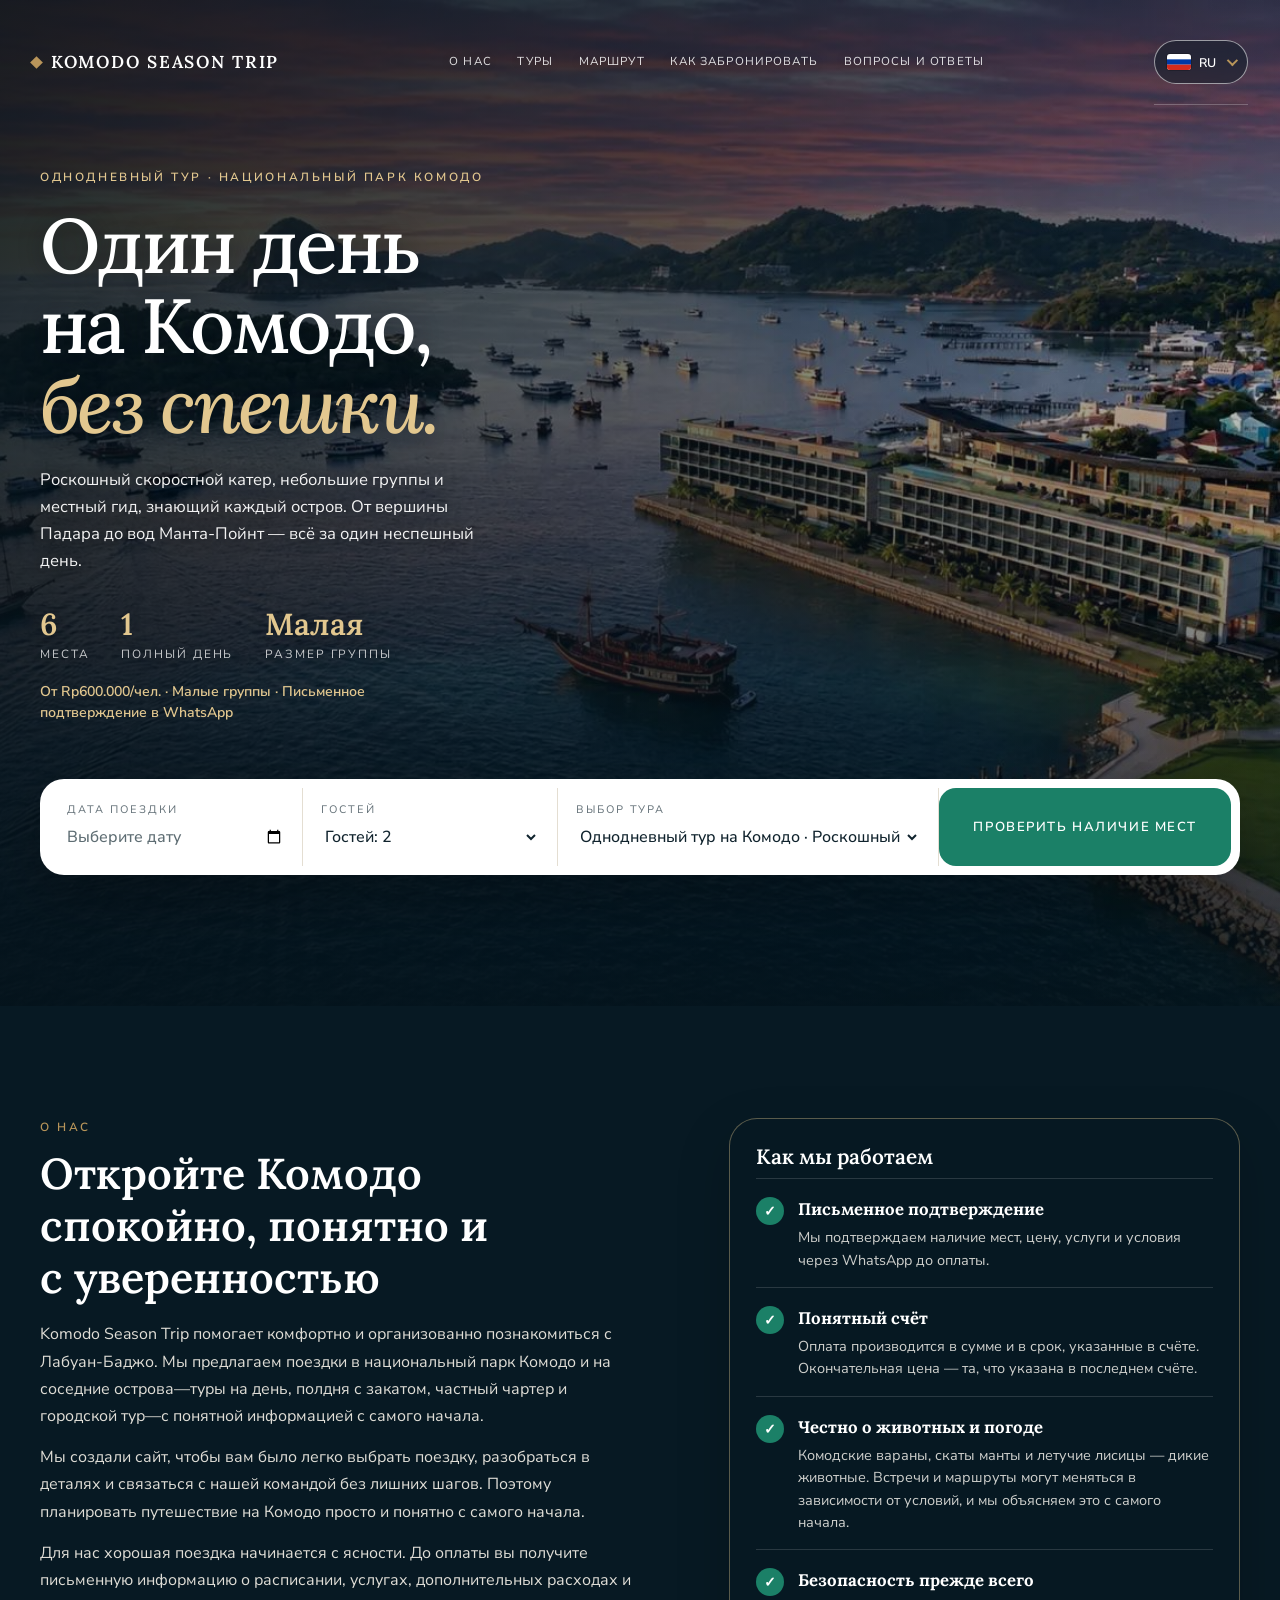
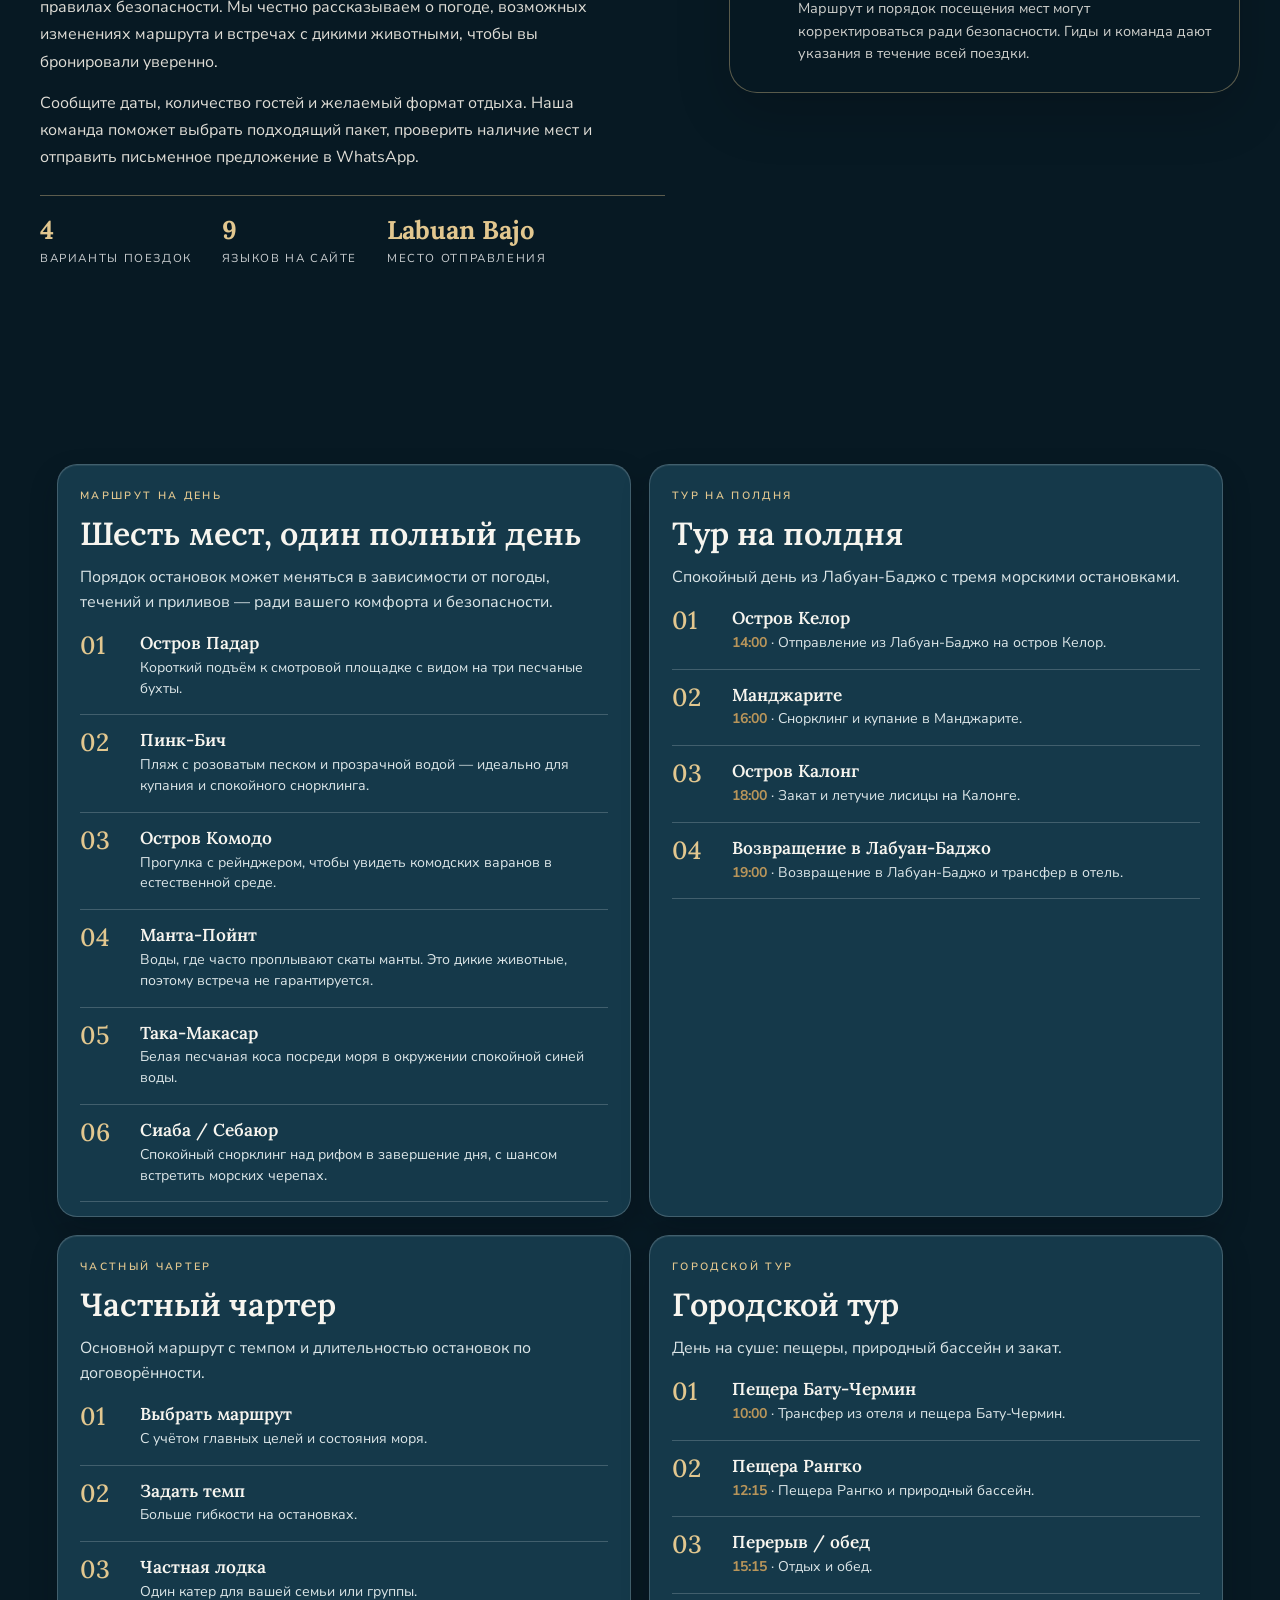
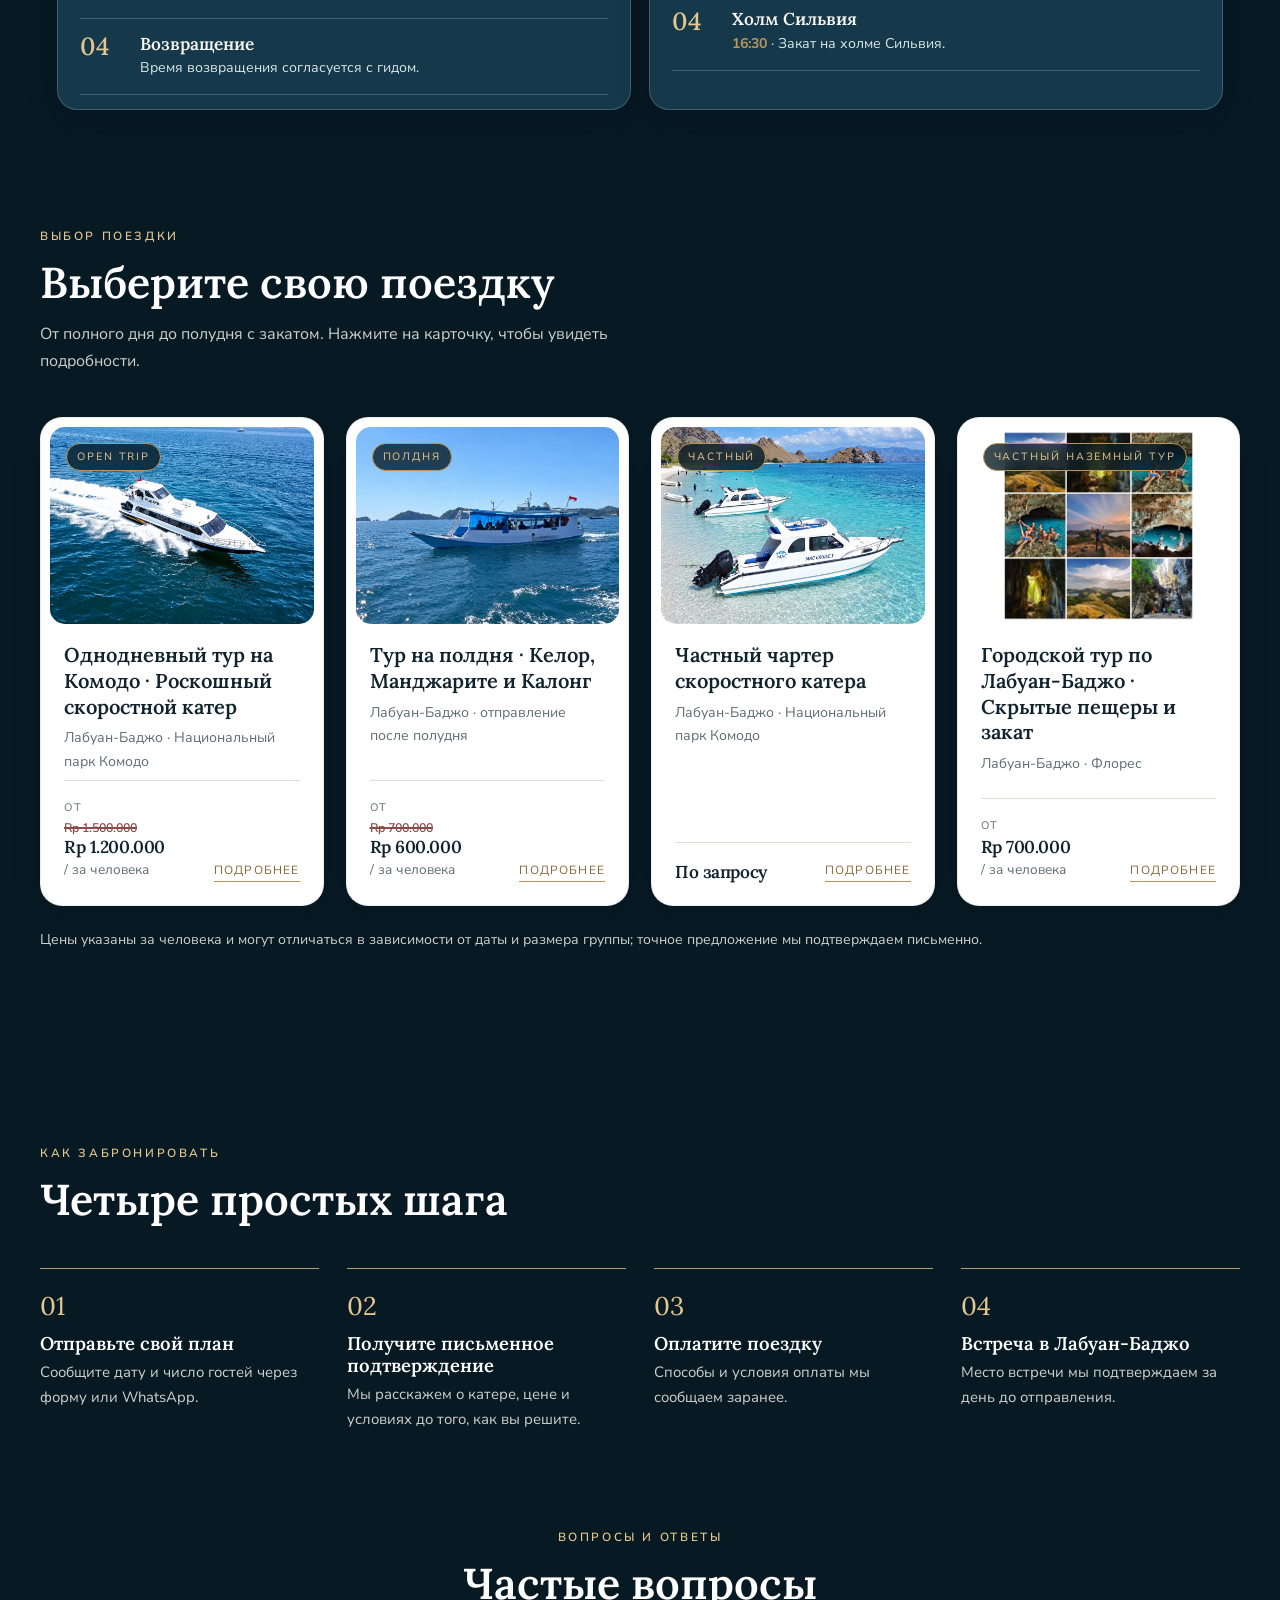
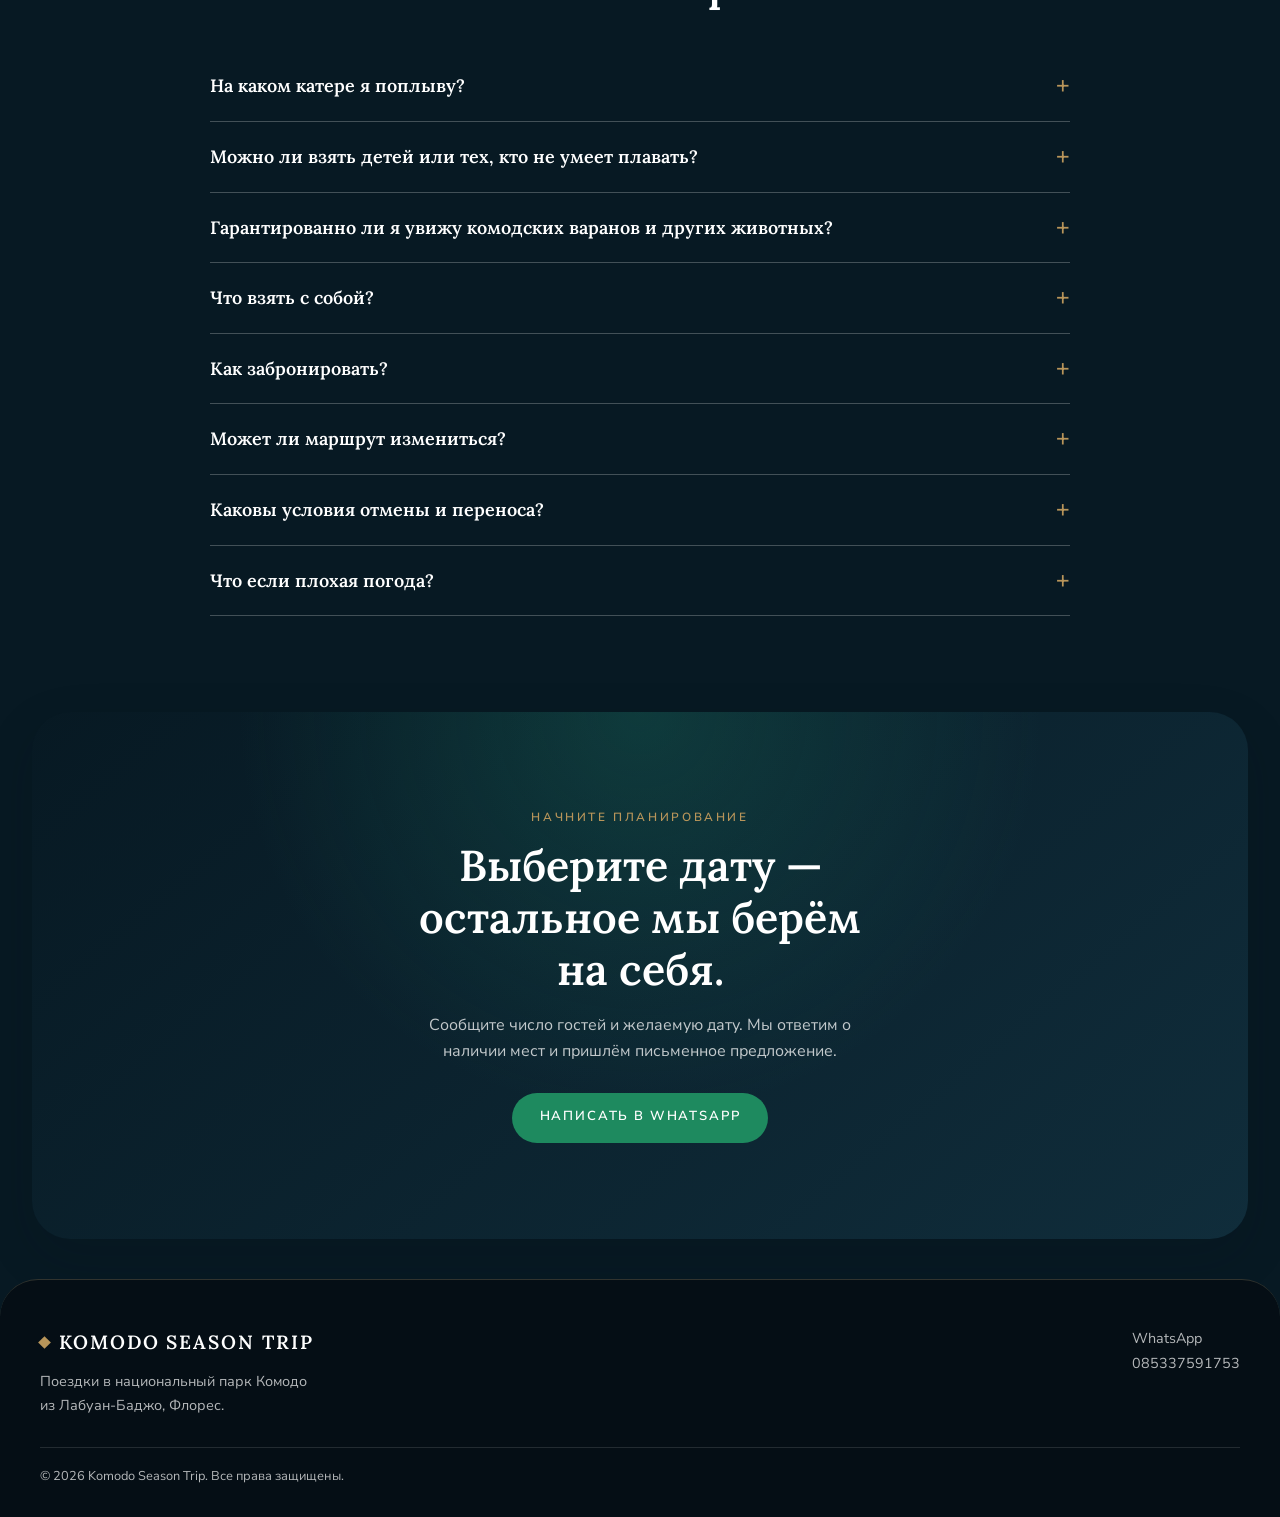
<file: ru.html>
<!DOCTYPE html>
<html lang="ru">
<head>
<meta charset="UTF-8">
<meta name="viewport" content="width=device-width, initial-scale=1, viewport-fit=cover">
<title>Туры на остров Комодо из Лабуан-Баджо | Komodo Season Trip</title>
<meta name="description" content="Туры в национальный парк Комодо из Лабуан-Баджо: однодневная поездка на роскошном скоростном катере, полдня с закатом на острове Калонг, частный чартер и экскурсия по пещере Рангко. Малые группы, бронирование через WhatsApp.">
<meta name="robots" content="index,follow,max-image-preview:large">
<meta property="og:type" content="website"><meta property="og:site_name" content="Komodo Season Trip">
<meta property="og:title" content="Туры на остров Комодо из Лабуан-Баджо | Komodo Season Trip"><meta property="og:description" content="Туры в национальный парк Комодо из Лабуан-Баджо: однодневная поездка на роскошном скоростном катере, полдня с закатом на острове Калонг, частный чартер и экскурсия по пещере Рангко. Малые группы, бронирование через WhatsApp.">
<meta property="og:locale" content="ru_RU"><meta property="og:locale:alternate" content="id_ID"><meta property="og:locale:alternate" content="en_US"><meta property="og:locale:alternate" content="zh_CN"><meta property="og:locale:alternate" content="ms_MY"><meta property="og:locale:alternate" content="es_ES"><meta property="og:locale:alternate" content="pt_PT"><meta property="og:locale:alternate" content="it_IT"><meta property="og:locale:alternate" content="de_DE">
<meta property="og:image" content="https://darwin9415.github.io/Komodo-season-trip/hero.webp">
<meta name="twitter:card" content="summary_large_image">
<link rel="alternate" hreflang="id" href="https://darwin9415.github.io/Komodo-season-trip/">
<link rel="alternate" hreflang="en" href="https://darwin9415.github.io/Komodo-season-trip/en.html">
<link rel="alternate" hreflang="zh" href="https://darwin9415.github.io/Komodo-season-trip/zh.html">
<link rel="alternate" hreflang="ms" href="https://darwin9415.github.io/Komodo-season-trip/ms.html">
<link rel="alternate" hreflang="ru" href="https://darwin9415.github.io/Komodo-season-trip/ru.html">
<link rel="alternate" hreflang="es" href="https://darwin9415.github.io/Komodo-season-trip/es.html">
<link rel="alternate" hreflang="pt" href="https://darwin9415.github.io/Komodo-season-trip/pt.html">
<link rel="alternate" hreflang="it" href="https://darwin9415.github.io/Komodo-season-trip/it.html">
<link rel="alternate" hreflang="de" href="https://darwin9415.github.io/Komodo-season-trip/de.html"><link rel="alternate" hreflang="fr" href="https://darwin9415.github.io/Komodo-season-trip/fr.html"><link rel="alternate" hreflang="ar" href="https://darwin9415.github.io/Komodo-season-trip/ar.html">
<link rel="alternate" hreflang="x-default" href="https://darwin9415.github.io/Komodo-season-trip/">
<link rel="canonical" href="https://darwin9415.github.io/Komodo-season-trip/ru.html">
<meta property="og:url" content="https://darwin9415.github.io/Komodo-season-trip/ru.html">
<link rel="preconnect" href="https://fonts.googleapis.com">
<link rel="preconnect" href="https://fonts.gstatic.com" crossorigin>
<link href="https://fonts.googleapis.com/css2?family=Lora:ital,wght@0,500;0,600;0,700;1,500&family=Nunito+Sans:wght@400;500;600;700&display=swap" rel="stylesheet">
<script type="application/ld+json">{"@context": "https://schema.org", "@graph": [{"@type": "TravelAgency", "name": "Komodo Season Trip", "telephone": "+6285337591753", "areaServed": "Labuan Bajo, Flores, Indonesia", "description": "Туры в национальный парк Комодо из Лабуан-Баджо: однодневная поездка на роскошном скоростном катере, полдня с закатом на острове Калонг, частный чартер и экскурсия по пещере Рангко. Малые группы, бронирование через WhatsApp."}, {"@type": "TouristTrip", "name": "Однодневный тур на Комодо · Роскошный скоростной катер", "description": "Открытая (групповая) поездка на целый день: шесть мест национального парка Комодо на туристическом скоростном катере из Лабуан-Баджо — остров Падар, Пинк-Бич, остров Комодо, Манта-Пойнт, Така-Макасар и Сиаба или Себаюр. Трансфер от отеля в районе Лабуан-Баджо, обед и местный гид включены.", "provider": {"@type": "TravelAgency", "name": "Komodo Season Trip"}, "offers": {"@type": "Offer", "priceCurrency": "IDR", "price": "1500000", "availability": "https://schema.org/InStock"}}, {"@type": "TouristTrip", "name": "Тур на полдня · Келор, Манджарите и Калонг", "description": "Неспешная поездка на полдня: выход из Лабуан-Баджо во второй половине дня, остановка на нетронутом пляже острова Келор, снорклинг в Манджарите и завершение дня закатом и тысячами летучих лисиц на острове Калонг. Трансфер от отеля и обратно включён.", "provider": {"@type": "TravelAgency", "name": "Komodo Season Trip"}, "offers": {"@type": "Offer", "priceCurrency": "IDR", "price": "700000", "availability": "https://schema.org/InStock"}}, {"@type": "TouristTrip", "name": "Частный чартер скоростного катера", "description": "Арендуйте целый скоростной катер только для вашей семьи или группы. Маршрут повторяет основной тур, а темп и время на каждой остановке — по вашему желанию.", "provider": {"@type": "TravelAgency", "name": "Komodo Season Trip"}}, {"@type": "TouristTrip", "name": "Городской тур по Лабуан-Баджо · Скрытые пещеры и закат", "description": "Частный день на суше в окрестностях Лабуан-Баджо: пещера Бату-Чермин, купание в прозрачном озере пещеры Рангко и закат на холме Сильвия. Три впечатления за одну поездку для 2–6 гостей.", "provider": {"@type": "TravelAgency", "name": "Komodo Season Trip"}, "offers": {"@type": "Offer", "priceCurrency": "IDR", "price": "700000", "availability": "https://schema.org/InStock"}}]}</script>
<style>
:root{--navy:#08151f;--navy2:#0f2a3c;--gold:#b8955a;--gold2:#dcc08c;--ivory:#f6f3ed;--stone:#ebe5d9;--ink:#101c27;--muted:#67727c;--line:#e0d9ca;
--serif:"Lora",Georgia,"Times New Roman",serif;--sans:"Nunito Sans","Segoe UI",Arial,sans-serif}
*{box-sizing:border-box;margin:0;padding:0}
html{scroll-behavior:smooth}
body{font-variant-numeric:lining-nums;font-family:var(--sans);background:var(--ivory);color:var(--ink);line-height:1.65;font-size:16px;-webkit-font-smoothing:antialiased}
a{color:inherit;text-decoration:none}
svg{display:block}
:focus-visible{outline:2px solid var(--gold);outline-offset:3px}
.wrap{width:min(1140px,90%);margin-inline:auto}
.hide{display:none!important}
.eyebrow{font-size:.74rem;letter-spacing:.22em;text-transform:uppercase;color:var(--gold);font-weight:600}
h1,h2,h3{font-family:var(--serif);font-weight:600;letter-spacing:0;line-height:1.2}
h2{font-size:clamp(1.8rem,3.8vw,2.7rem)}
.btn{display:inline-block;background:var(--gold);color:#08151f;border:0;border-radius:2px;padding:14px 28px;font:600 .82rem var(--sans);letter-spacing:.14em;text-transform:uppercase;cursor:pointer;transition:background .2s}
.btn:hover{background:var(--gold2)}
.btn.ghost{background:transparent;color:inherit;border:1px solid currentColor}
.btn.ghost:hover{background:rgba(184,149,90,.12)}

/* header */
header.top{position:absolute;inset:0 0 auto;z-index:10;color:#fff}
.top .wrap{display:flex;align-items:center;justify-content:space-between;padding-block:24px;gap:20px}
.logo{font-family:var(--serif);font-size:1.15rem;font-weight:600;letter-spacing:.12em;text-transform:uppercase;display:flex;align-items:center;gap:12px}
.logo i{width:9px;height:9px;background:var(--gold);transform:rotate(45deg)}
nav.menu{display:flex;gap:34px;font-size:.82rem;letter-spacing:.12em;text-transform:uppercase}
nav.menu a{opacity:.85;padding:4px 0;border-bottom:1px solid transparent}
nav.menu a:hover{opacity:1;border-color:var(--gold)}
.top .btn{padding:10px 20px}
@media(max-width:860px){nav.menu{display:none}}

/* hero */
.hero{position:relative;color:#fff;min-height:720px;padding:190px 0 0;overflow:hidden;background:#08151f center/cover no-repeat}
.glow{position:absolute;right:10%;top:150px;width:420px;height:420px;border-radius:50%;background:radial-gradient(circle,rgba(220,192,140,.55),rgba(184,149,90,0) 66%);pointer-events:none}
.hero svg.scene{position:absolute;left:0;right:0;bottom:0;width:100%;height:42%;min-height:200px}
.hero .wrap{position:relative;z-index:2}
.hero h1{font-size:clamp(2.4rem,6vw,4.7rem);max-width:12ch;margin-top:18px;font-weight:500}
.hero h1 em{color:var(--gold2);font-style:italic}
.hero .lead{margin-top:22px;max-width:50ch;font-size:1.06rem;color:rgba(255,255,255,.82)}
.facts{display:flex;gap:34px;margin-top:34px;flex-wrap:wrap}
.facts div b{display:block;font-family:var(--serif);font-size:1.8rem;font-weight:600;color:var(--gold2);line-height:1}
.facts div span{font-size:.74rem;letter-spacing:.16em;text-transform:uppercase;opacity:.75}
.cari{position:relative;z-index:3;margin-top:56px;margin-bottom:-52px;background:#fff;color:var(--ink);padding:10px;display:grid;grid-template-columns:1fr 1fr 1.5fr auto;gap:0;box-shadow:0 30px 60px rgba(4,12,20,.35)}
.cari > div{padding:12px 20px;border-right:1px solid var(--line)}
.cari label{display:block;font-size:.68rem;letter-spacing:.18em;text-transform:uppercase;color:var(--muted);margin-bottom:2px}
.cari input,.cari select{width:100%;border:0;background:transparent;font:500 1rem var(--sans);color:var(--ink);padding:4px 0}
.cari .btn{align-self:stretch;border-radius:0;padding-inline:34px}
@media(max-width:900px){.cari{grid-template-columns:1fr 1fr;margin-bottom:-90px}.cari > div{border-bottom:1px solid var(--line)}.cari .btn{grid-column:1/-1;padding-block:16px}}
@media(max-width:520px){.cari{grid-template-columns:1fr}.cari > div{border-right:0}}


section{padding-block:80px}
.sec-head{max-width:640px;margin-bottom:42px}
.sec-head p{color:var(--muted);margin-top:12px}

/* paket */
.cards{display:grid;grid-template-columns:repeat(4,1fr);gap:24px}
@media(max-width:1100px){.cards{grid-template-columns:1fr 1fr}}
@media(max-width:620px){.cards{grid-template-columns:1fr}}
.card{background:#fff;border:1px solid var(--line);cursor:pointer;display:flex;flex-direction:column;transition:transform .25s,box-shadow .25s}
.card:hover{transform:translateY(-4px);box-shadow:0 22px 40px rgba(8,21,31,.12)}
.thumb{height:220px;position:relative;display:grid;place-items:center;color:var(--gold2)}
.has-photo{background-size:cover;background-position:center}.has-photo svg{display:none}
.t1{background:linear-gradient(145deg,#0f2a3c,#08151f)}
.t2{background:linear-gradient(145deg,#14485a,#0a2233)}
.t3{background:linear-gradient(145deg,#1d3a4a,#0a1b27)}
.thumb svg{width:84px;height:84px;opacity:.9}
.tag{position:absolute;left:16px;top:16px;background:rgba(8,21,31,.6);backdrop-filter:blur(4px);font-size:.66rem;letter-spacing:.18em;text-transform:uppercase;border:1px solid var(--gold);color:var(--gold2);padding:4px 10px}
.card .body{padding:24px;display:flex;flex-direction:column;gap:6px;flex:1}
.card h3{font-size:1.25rem}
.where{color:var(--muted);font-size:.88rem}
.score{font-size:.88rem;color:var(--muted)}.score b{color:var(--gold)}
.meta{margin-top:auto;padding-top:18px;border-top:1px solid var(--line);display:flex;justify-content:space-between;align-items:end;gap:10px}
.price small{display:block;font-size:.68rem;letter-spacing:.16em;text-transform:uppercase;color:var(--muted)}
.meta .price{display:flex;flex-direction:column;align-items:flex-start;gap:2px;min-width:0}.meta .price .price-old{display:block!important;margin:0;color:#8b4b4b;font-family:var(--sans);font-size:.86rem;font-weight:600;line-height:1.25;text-decoration-line:line-through;text-decoration-color:#8b4b4b;text-decoration-thickness:2px;white-space:nowrap}.meta .price strong{display:block;color:var(--ink);font-size:1.4rem;line-height:1.2}.price .price-old{display:block;margin:2px 0 0;color:var(--muted);font-size:.82rem;font-weight:500;line-height:1.2;text-decoration:line-through;text-decoration-thickness:1.5px}.price strong{font-family:var(--serif);font-size:1.35rem;font-weight:600}
.price em{font-style:normal;color:var(--muted);font-size:.85rem}
.more{font-size:.74rem;letter-spacing:.16em;text-transform:uppercase;color:var(--gold);border-bottom:1px solid var(--gold)}
.note{margin-top:22px;font-size:.88rem;color:var(--muted)}

/* rute */
.rute{background:linear-gradient(135deg,#fbfaf5 0%,#f7f5ed 48%,#eef5f2 100%);border:1px solid rgba(184,149,90,.22);box-shadow:0 18px 44px rgba(8,21,31,.10)}
.rgrid{display:grid;grid-template-columns:.9fr 1.1fr;gap:60px}
@media(max-width:860px){.rgrid{grid-template-columns:1fr;gap:30px}}
.rgrid .sec-head{position:sticky;top:40px;align-self:start}
@media(max-width:860px){.rgrid .sec-head{position:static}}
.stops{list-style:none}
.stops li{display:grid;grid-template-columns:70px 1fr;gap:16px;padding:22px 0;border-bottom:1px solid var(--line)}
.stops li:first-child{padding-top:0}
.stops b{font-family:var(--serif);font-size:1.9rem;color:var(--gold);line-height:1;font-weight:500}
.stops h3{font-size:1.25rem}
.stops p{color:var(--muted);font-size:.96rem;margin-top:4px}
.route-swipe-hint{display:flex;align-items:center;justify-content:center;gap:10px;width:max-content;max-width:100%;margin:14px auto 0;padding:7px 14px;border:1px solid rgba(184,149,90,.3);border-radius:999px;background:rgba(255,255,255,.74);color:var(--muted);font-size:.8rem;line-height:1.4;text-align:center}.route-swipe-hint span{color:var(--gold);font-size:1.15rem;font-weight:700}
.route-time{font-weight:700;color:var(--gold);white-space:nowrap}
.route-slides{display:block;width:100%;max-width:100%;height:auto;max-height:min(62vh,620px);min-height:0;overflow-x:hidden;overflow-y:auto;overscroll-behavior:auto;-webkit-overflow-scrolling:touch;scrollbar-width:thin;scrollbar-color:var(--gold) transparent;margin:0;padding:0 14px 8px;background:linear-gradient(180deg,rgba(255,255,255,.88),rgba(239,246,242,.78));border:1px solid rgba(184,149,90,.2);border-radius:22px;box-shadow:inset 0 1px 0 rgba(255,255,255,.85)}.route-slides::-webkit-scrollbar{width:8px}.route-slides::-webkit-scrollbar-thumb{background:var(--gold);border:2px solid rgba(255,255,255,.75);border-radius:8px}.route-slides::-webkit-scrollbar-track{background:rgba(224,217,202,.35);border-radius:8px}

.route-slide{display:block;width:100%;background:transparent;border:0;border-radius:0;padding:0}.route-slide+.route-slide{margin-top:30px;padding-top:30px;border-top:1px solid var(--line)}
.route-slide-grid{display:block;width:100%;background:transparent;border:0;border-radius:0;padding:0;box-shadow:none}
.route-slide .sec-head{margin-bottom:0}
.route-slide .sec-head h2{margin-top:10px;color:var(--ink)}
.route-slide .sec-head p{color:var(--muted);margin-top:12px}
.route-slide .eyebrow{font-size:.66rem;color:var(--gold)}
.route-stops{list-style:none;margin:0;padding:0}
.route-stops li{display:grid;grid-template-columns:70px 1fr;gap:16px;padding:22px 0;border-bottom:1px solid var(--line)}
.route-stops li:first-child{padding-top:0}
.route-stops b{font-family:var(--serif);font-size:1.9rem;color:var(--gold);line-height:1;font-weight:500}
.route-stops h3{font-size:1.25rem;margin:0;color:var(--ink)}
.route-stops p{color:var(--muted);font-size:.96rem;margin-top:4px;line-height:1.55}
@media(max-width:860px){.route-stops li{grid-template-columns:58px 1fr}}
@media(max-width:700px){.route-slides{max-height:min(58vh,520px);overflow-y:auto;padding:0 12px 8px}}



/* cara pesan */
.steps{display:grid;grid-template-columns:repeat(4,1fr);gap:28px;counter-reset:s}
@media(max-width:900px){.steps{grid-template-columns:repeat(2,1fr)}}
@media(max-width:520px){.steps{grid-template-columns:1fr}}
.step{counter-increment:s;border-top:1px solid var(--gold);padding-top:16px}
.step::before{content:"0" counter(s);font-family:var(--serif);font-size:1.6rem;color:var(--gold)}
.step h3{font-size:1.15rem;margin:4px 0 6px}
.step p{color:var(--muted);font-size:.93rem}

/* faq */
.faq{max-width:820px;margin-inline:auto}
details{border-bottom:1px solid var(--line);padding:20px 0}
summary{cursor:pointer;list-style:none;display:flex;justify-content:space-between;gap:16px;font-family:var(--serif);font-size:1.12rem;font-weight:600}
summary::-webkit-details-marker{display:none}
summary::after{content:"+";color:var(--gold);font-size:1.6rem;line-height:1}
details[open] summary::after{content:"–"}
details p{color:var(--muted);margin-top:10px;max-width:66ch}

/* cta */
.cta{background:linear-gradient(135deg,var(--navy),var(--navy2));color:#fff;text-align:center}
.cta h2{max-width:18ch;margin:12px auto 0}
.cta p{color:rgba(255,255,255,.75);margin:16px auto 28px;max-width:48ch}
footer.foot{background:#050e15;color:rgba(255,255,255,.7);padding:46px 0 30px;font-size:.9rem}
.foot .row{display:flex;justify-content:space-between;flex-wrap:wrap;gap:24px}
.foot .logo{color:#fff;font-size:1.2rem}
.foot a:hover{color:var(--gold2)}
.foot .copy{margin-top:30px;padding-top:18px;border-top:1px solid rgba(255,255,255,.12);font-size:.8rem}

/* panel detail – modal full dengan sudut membulat */
.overlay{
  position:fixed;inset:0;z-index:50;
  background:rgba(0,0,0,.4);
  opacity:0;visibility:hidden;
  transition:opacity .25s ease,visibility .25s ease;
}
.overlay.on{opacity:1;visibility:visible}
.panel{
  position:fixed;
  left:50%;
  top:50%;
  right:auto;bottom:auto;
  width:min(1100px,calc(100vw - 40px));
  max-width:calc(100vw - 40px);
  height:min(92vh,900px);
  max-height:min(92vh,900px);
  background:#fff;
  z-index:60;
  transform:translate(-50%,-46%) scale(.985);
  opacity:0;visibility:hidden;
  transition:transform .28s ease,opacity .28s ease,visibility .28s ease;
  display:flex;flex-direction:column;
  border-radius:24px;
  overflow:hidden;
  box-shadow:0 28px 70px rgba(8,21,31,.32);
  color:var(--ink);
  pointer-events:none;
}
.panel.on{
  transform:translate(-50%,-50%) scale(1);
  opacity:1;visibility:visible;
  pointer-events:auto;
}
.panel .scroll{overflow-y:auto;flex:1;min-height:0;-webkit-overflow-scrolling:touch;padding-bottom:12px}
.p-hero{height:auto;aspect-ratio:16/9;max-height:320px;position:relative;display:grid;place-items:center;color:var(--gold2);margin:0;border-radius:0}
.p-hero.has-photo{background-size:cover;background-position:center}
.p-hero.gal{aspect-ratio:16/9;max-height:340px}
.p-hero svg{width:100px;height:100px}
.p-close{
  position:absolute;right:16px;top:16px;z-index:5;
  width:42px;height:42px;border-radius:50%;
  border:1px solid rgba(255,255,255,.5);
  background:rgba(8,21,31,.55);color:#fff;
  font-size:1.45rem;cursor:pointer;line-height:1;
  display:grid;place-items:center;
  transition:background .2s,border-color .2s;
}
.p-close:hover{background:rgba(8,21,31,.85);border-color:var(--gold)}
.p-body{padding:26px 32px 10px}
.p-body h2{font-size:1.75rem;color:var(--ink)}
.p-sub{color:var(--muted);margin-top:4px}
.p-score{margin-top:10px;color:var(--muted);font-size:.9rem}.p-score b{color:var(--gold)}
.p-body p.desc{margin-top:16px;max-width:70ch}
.p-body h3{font-size:1.15rem;margin:26px 0 12px;color:var(--ink)}
.spec{display:grid;grid-template-columns:1fr 1fr;gap:1px;background:var(--line);border:1px solid var(--line);border-radius:16px;overflow:hidden}
.spec div{background:#fff;padding:14px 16px}
.spec small{display:block;color:var(--muted);font-size:.66rem;letter-spacing:.16em;text-transform:uppercase}
.spec b{font-size:.95rem;font-weight:500}
.tiers{grid-template-columns:repeat(3,1fr)}.tiers b{font-family:var(--serif);font-size:1.1rem;font-weight:600}
.chips{display:flex;flex-wrap:wrap;gap:8px;list-style:none}
.chips li{border:1px solid var(--line);padding:5px 14px;font-size:.84rem;border-radius:999px}
.itin{list-style:none;border-left:1px solid var(--gold);margin:0 0 0 6px;max-width:100%}.itin li{display:grid;grid-template-columns:max-content minmax(0,1fr);align-items:start;column-gap:16px;padding:0 0 10px 20px;position:relative;width:fit-content;max-width:100%}.itin li::before{content:"";position:absolute;left:-5px;top:7px;width:9px;height:9px;background:var(--gold);transform:rotate(45deg)}.itin b{font-weight:700;font-size:.92rem;letter-spacing:.01em;white-space:nowrap}.itin span{color:var(--muted);font-size:.9rem;min-width:0}
.pinc{display:grid;grid-template-columns:1fr 1fr;gap:16px}
@media(max-width:480px){.pinc{grid-template-columns:1fr}}
.pinc ul{list-style:none;font-size:.9rem}
.pinc li{padding:4px 0 4px 20px;position:relative}
.pinc .y li::before{content:"✓";color:var(--gold);position:absolute;left:0;font-weight:700}
.pinc .n li::before{content:"–";color:var(--muted);position:absolute;left:3px}
.book{
  border-top:1px solid var(--line);
  padding:16px 28px 20px;
  display:flex;align-items:center;gap:14px;
  background:#fff;flex-shrink:0;flex-wrap:wrap;
}
.book .price{flex:1;min-width:120px}
.book input[type=date]{border:1px solid var(--line);padding:10px 12px;font:inherit;background:#fff;max-width:170px;border-radius:12px}
.book .btn{padding:12px 22px;border-radius:999px}
@media(max-width:700px){
  .panel{
    width:calc(100vw - 16px);
    max-width:calc(100vw - 16px);
    height:min(94vh,100%);
    max-height:min(94vh,100%);
    border-radius:20px;
  }
  /* Keep the 16:9 ratio on photo slides on small screens. */
  .p-hero,.p-hero.gal{max-height:none}
  .book input[type=date]{flex:1;max-width:none}
  .p-body{padding:18px 18px 8px}
  .p-body h2{font-size:1.4rem}
  .p-body p.desc{max-width:none}
}
body.lock{overflow:hidden}

/* dialog pesanan */
dialog.od{border:0;width:min(480px,94vw);padding:0;margin:auto;color:var(--ink);background:#fff}
dialog.od::backdrop{background:rgba(4,12,20,.65)}
.od form,.od .o-done{padding:30px;display:grid;gap:14px}
.od h2{font-size:1.65rem}
.od .o-boat{color:var(--gold);font-weight:600;margin-top:-6px}
.od label{display:block;font-size:.68rem;letter-spacing:.16em;text-transform:uppercase;color:var(--muted);margin-bottom:4px}
.od input,.od textarea{width:100%;border:1px solid var(--line);padding:11px 12px;font:inherit;background:#fff;color:var(--ink)}
.od textarea{min-height:76px;resize:vertical}
.o-two{display:grid;grid-template-columns:1fr 1fr;gap:12px}
@media(max-width:420px){.o-two{grid-template-columns:1fr}}
.o-err{color:#b3261e;font-size:.9rem}
.o-act{display:flex;gap:10px;justify-content:flex-end;flex-wrap:wrap}
.od .btn.ghost{color:var(--ink)}

/* foto latar hero (tertanam, tidak perlu file terpisah) */
.hero{background-image:linear-gradient(90deg,rgba(8,21,31,.78) 0%,rgba(8,21,31,.45) 55%,rgba(8,21,31,.2) 100%),linear-gradient(180deg,rgba(8,21,31,.55) 0%,rgba(8,21,31,0) 30%,rgba(8,21,31,0) 62%,rgba(8,21,31,.7) 100%),url(hero.webp);background-position:center 55%}
.hero h1{max-width:15ch;text-wrap:balance;text-shadow:0 2px 24px rgba(4,12,20,.45)}
.hero .lead,.facts{text-shadow:0 1px 14px rgba(4,12,20,.5)}
/* header rapi di layar menengah */
.logo{white-space:nowrap;font-size:1.3rem;letter-spacing:.12em}
nav.menu{gap:28px}nav.menu a,.top .btn{white-space:nowrap}
@media(max-width:980px){nav.menu{display:none}}

/* ===== bingkai melengkung & foto sesuai bingkai ===== */
.btn{border-radius:999px}
.top .btn.ghost{border-radius:999px}
.hero{border-radius:0}
.cari{border-radius:30px}.cari .btn{border-radius:22px}
.card{border-radius:26px;overflow:hidden;padding:12px}
.card .body{padding:18px 10px 8px}
.thumb{height:auto;aspect-ratio:4/3;border-radius:0}
.tag{border-radius:999px}
.panel{/* side radius disabled – using centered modal */}
.p-hero{/* aspect handled in modal panel CSS */}
.spec{border-radius:18px;overflow:hidden}
.chips li{border-radius:999px}
.book input[type=date],.od input,.od textarea{border-radius:14px}
dialog.od{border-radius:30px;overflow:hidden}
.rute,.cta{margin-inline:clamp(10px,2.5vw,36px);border-radius:38px}
.rute{border:1px solid var(--line)}
footer.foot{border-radius:38px 38px 0 0;margin-top:40px}
@media(max-width:600px){.panel{/* bottom sheet radius disabled */}}

/* ===== foto utama: bingkai persegi (tidak melengkung), rasio 4:3 pas dengan foto ===== */
.card{padding:10px}
.card .body{padding:20px 14px 14px}
.thumb{border-radius:0}
.p-hero{margin:14px 14px 0;border-radius:0;max-height:none}
/* foto selalu memenuhi frame (menimpa rule .t1/.t2 yang me-reset ukuran latar) */
.thumb.has-photo,.p-hero.has-photo{background-size:cover;background-position:center;background-repeat:no-repeat}
.thumb.has-photo.fit-contain,.p-hero.has-photo.fit-contain{background-size:contain;background-color:#fff}

/* ===== latar situs: foto Padar (sedikit blur) + warna huruf menyesuaikan ===== */
body{background:#0a1620;color:#f6f3ed}
body::before{content:"";position:fixed;inset:0;z-index:-1;background:linear-gradient(rgba(8,21,31,.46),rgba(8,21,31,.62)),url(bg.webp) center/cover no-repeat}
.pil h3,.sec-head h2,.step h3,summary{color:#fff}
.pil p,.sec-head p,.note,.step p,details p{color:rgba(246,243,237,.84)}
.pil b,.step::before{color:var(--gold2)}
.pil,.step{border-top-color:var(--gold2)}
#paket .eyebrow,#cara .eyebrow,#faq .eyebrow{color:var(--gold2)}
details{border-bottom-color:rgba(255,255,255,.24)}
.card,.rute,.panel{color:var(--ink)}
.card h3,.rute h2,.rute h3,.panel h2,.panel h3{color:var(--ink)}
.rute .sec-head p{color:var(--muted)}
.rute .eyebrow{color:var(--gold)}
/* tombol Cek ketersediaan: hijau */
.cari .btn{background:#1e8a5f;color:#fff}
.cari .btn:hover{background:#17724f}

/* ===== kotak pencarian di hero: tampil penuh & rapi di HP ===== */
html{overflow-x:hidden}
.hs{height:70px}
.cari>div{min-width:0}
.cari input,.cari select{min-width:0;max-width:100%}
.dph{position:relative}
.dph span{position:absolute;left:0;top:50%;transform:translateY(-50%);pointer-events:none;color:var(--muted);font-weight:500}
.dph.has span,.dph:focus-within span{display:none}
.dph:not(.has) input:not(:focus){color:transparent}
@media(max-width:900px){
  .hero{padding-top:150px}
  .hs{height:40px}
  .cari{grid-template-columns:1fr 1fr;margin-top:40px;margin-bottom:0;padding:8px;border-radius:26px}
  .cari>div{padding:10px 14px;border-right:0;border-bottom:1px solid var(--line)}
  .cari>div:nth-child(1){border-right:1px solid var(--line)}
  .cari>div:nth-child(3){grid-column:1/-1}
  .cari .btn{grid-column:1/-1;margin-top:8px;padding:16px;border-radius:20px}
}
@media(max-width:520px){
  .cari{grid-template-columns:1fr}
  .cari>div:nth-child(1){border-right:0}
}

/* ===== semua tombol WhatsApp berwarna hijau ===== */
a.btn[data-wa],#p-wa,#o-wa{background:#1e8a5f!important;color:#fff!important;border:0!important}
a.btn[data-wa]:hover,#p-wa:hover,#o-wa:hover{background:#17724f!important}
/* ===== bar pemesanan di panel: rapi di HP ===== */
.book .price strong,.book .price em{white-space:nowrap}
.book .dph{flex:1;min-width:150px}
.book .dph input[type=date]{width:100%;max-width:none;padding:11px 12px}
.book .dph span{left:14px}
@media(max-width:600px){
  .book{gap:10px}
  .book .price{flex:1 1 100%}
  .book .btn{flex:1 1 150px;text-align:center}
}

/* ===== galeri foto di panel detail ===== */
.p-hero.gal{display:block;background:#0a1620;overflow:hidden}
.gal .sl{position:absolute;inset:0;width:100%;height:100%;display:flex;overflow-x:auto;scroll-snap-type:x mandatory;scrollbar-width:none;-webkit-overflow-scrolling:touch}
.gal .sl::-webkit-scrollbar{display:none}
.gal figure{flex:0 0 100%;width:100%;min-width:100%;scroll-snap-align:center;position:relative;margin:0}
.gal figure img{width:100%;height:100%;object-fit:cover;display:block}
.gal figure.ct{background:#fff}
.gal figure.ct img{object-fit:contain}
.gal figcaption{position:absolute;left:0;right:0;bottom:0;padding:38px 16px 30px;background:linear-gradient(transparent,rgba(8,21,31,.75));color:#fff;font-size:.86rem}
.gal .cnt{position:absolute;left:14px;top:14px;z-index:2;background:rgba(8,21,31,.6);color:#fff;font-size:.74rem;letter-spacing:.1em;padding:5px 12px;border-radius:999px}
.gal .nav{position:absolute;top:50%;transform:translateY(-50%);z-index:2;width:38px;height:38px;border-radius:50%;border:1px solid rgba(255,255,255,.6);background:rgba(8,21,31,.55);color:#fff;font-size:1.4rem;line-height:1;cursor:pointer}
.gal .swipe-hint{position:absolute;left:50%;top:14px;transform:translateX(-50%);z-index:2;padding:5px 11px;border:1px solid rgba(255,255,255,.3);border-radius:999px;background:rgba(8,21,31,.62);color:#fff;font-size:.72rem;line-height:1.4;white-space:nowrap;pointer-events:none}
.gal .prev{left:10px}.gal .next{right:10px}
.gal .dots{position:absolute;left:0;right:0;bottom:12px;z-index:2;display:flex;justify-content:center;gap:6px}
.gal .dots i{width:7px;height:7px;border-radius:50%;background:rgba(255,255,255,.5);transition:width .2s}
.gal .dots i.on{background:var(--gold2);width:18px;border-radius:6px}
.p-close{z-index:3}
/* Desktop: make the gallery span the full modal width. */
@media(min-width:701px){
  /* Desktop mengikuti mode mobile: galeri penuh dengan rasio 16:9. */
  .p-hero.gal{height:auto;aspect-ratio:16/9;max-height:none}
  .gal figure img{object-fit:cover}
}
@media(hover:none){.gal .nav{display:none}}

/* ===== bagian informasi tambahan paket (aturan, FAQ) ===== */
.warn{margin-top:16px;padding:12px 14px;border-left:3px solid var(--gold);background:#faf6ec;border-radius:0 14px 14px 0;font-size:.92rem;line-height:1.55}
.inote{margin-top:10px;font-size:.88rem;color:var(--muted);line-height:1.55}
.xinfo{margin-top:26px}
.acc{border-top:1px solid var(--line)}.acc:last-child{border-bottom:1px solid var(--line)}
.acc>summary{cursor:pointer;list-style:none;display:flex;justify-content:space-between;gap:12px;padding:15px 0;font-family:var(--serif);font-size:1.08rem;font-weight:600}
.acc>summary::-webkit-details-marker{display:none}
.acc>summary::after{content:"+";color:var(--gold);font-size:1.4rem;line-height:1}
.acc[open]>summary::after{content:"–"}
.accb{padding:0 0 16px;font-size:.92rem;line-height:1.6}
.accb p{margin:0 0 10px}
.ilist{margin:0 0 10px 1.15rem;padding:0}.ilist li{margin:4px 0}
.qa{border-top:1px solid var(--line)}
.qa>summary{cursor:pointer;list-style:none;padding:11px 0;font-weight:600;font-size:.93rem;display:flex;justify-content:space-between;gap:10px}
.qa>summary::-webkit-details-marker{display:none}
.qa>summary::after{content:"+";color:var(--gold)}
.qa[open]>summary::after{content:"–"}
.qa p{margin:0 0 12px;color:var(--muted)}

/* ===== panel detail: tampilan rapi & profesional (semua paket, semua bahasa) ===== */
.p-body h3{display:flex;align-items:center;gap:10px;margin:30px 0 14px}
.p-body h3::before{content:"";width:22px;height:2px;background:var(--gold);flex:none}
.spec>div:last-child:nth-child(odd){grid-column:1/-1}
.itin b{font-weight:700;letter-spacing:.01em}
.callout{display:flex;gap:12px;align-items:flex-start;margin-top:14px;padding:13px 15px;background:#f1f6f8;border-radius:14px;font-size:.88rem;line-height:1.55;color:var(--ink)}
.callout b{flex:none;width:20px;height:20px;border-radius:50%;background:var(--gold);color:#fff;display:grid;place-items:center;font:700 .78rem var(--serif);font-style:italic;margin-top:1px}
.xinfo{margin-top:30px;display:grid;gap:10px}
.acc{border:1px solid var(--line);border-radius:16px;background:#fff;overflow:hidden}
.acc:last-child{border-bottom:1px solid var(--line)}
.acc>summary{color:var(--ink);padding:15px 16px;font-size:1.05rem}
.acc[open]>summary{background:#faf6ec;border-bottom:1px solid var(--line)}
.accb{padding:14px 16px 6px}
.accb p{color:var(--ink);margin:0 0 12px}
.accb p.inote{color:var(--muted);font-size:.86rem;margin:2px 0 12px}
.ilist{margin:0 0 12px;padding:0;list-style:none}
.ilist li{position:relative;padding:5px 0 5px 26px;font-size:.92rem;line-height:1.55}
.ilist li::before{content:"";position:absolute;left:8px;top:15px;width:6px;height:6px;background:var(--gold);transform:rotate(45deg)}
ol.ilist{counter-reset:o}ol.ilist li{counter-increment:o;padding-left:32px}
ol.ilist li::before{content:counter(o);left:0;top:6px;width:20px;height:20px;border-radius:50%;transform:none;background:var(--gold);color:#fff;font:700 .72rem var(--sans);display:grid;place-items:center}
.acc.yes .ilist li::before{content:"✓";left:3px;top:5px;width:auto;height:auto;background:none;transform:none;color:#1e8a5f;font:700 .95rem var(--sans)}
.acc.no .ilist li::before{content:"✕";left:3px;top:5px;width:auto;height:auto;background:none;transform:none;color:#b3261e;font:700 .85rem var(--sans)}
.qa{border-top:1px solid var(--line)}
.accb>.qa:first-child{border-top:0}
.qa>summary{color:var(--ink);padding:13px 0;font-weight:600;font-size:.95rem;line-height:1.4}
.qa p{color:var(--muted);margin:0 0 14px}
@media(prefers-reduced-motion:reduce){*{transition:none!important;scroll-behavior:auto!important}}

/* ===== Tentang kami ===== */
.about{padding:150px 0 10px;color:#f6f3ed}
.ab-grid{display:grid;grid-template-columns:1.1fr .9fr;gap:48px;align-items:start}
.ab-text h2{margin:10px 0 18px;max-width:20ch;color:#fff}
.ab-text p{color:rgba(246,243,237,.88);margin:0 0 14px;max-width:60ch;line-height:1.7}
.ab-facts{display:flex;gap:30px;flex-wrap:wrap;margin:24px 0 26px;padding-top:20px;border-top:1px solid rgba(220,192,140,.4)}
.ab-facts b{display:block;font-family:var(--serif);font-size:1.6rem;color:var(--gold2);line-height:1.1}
.ab-facts span{font-size:.72rem;letter-spacing:.14em;text-transform:uppercase;color:rgba(255,255,255,.78)}
.ab-card{background:rgba(8,21,31,.64);-webkit-backdrop-filter:blur(8px);backdrop-filter:blur(8px);border:1px solid rgba(220,192,140,.35);border-radius:28px;padding:26px 26px 12px}
.ab-card h3{font-family:var(--serif);font-size:1.3rem;color:#fff;margin:0 0 8px}
.ab-card ul{list-style:none;margin:0;padding:0}
.ab-card li{display:flex;gap:14px;padding:16px 0;border-top:1px solid rgba(255,255,255,.14)}
.ab-card .ck{flex:none;width:28px;height:28px;border-radius:50%;background:#1e8a5f;color:#fff;display:grid;place-items:center;font-weight:700;font-size:.9rem;margin-top:2px}
.ab-card li b{display:block;font-family:var(--serif);font-size:1.05rem;color:#fff;margin-bottom:3px}
.ab-card li p{margin:0;font-size:.9rem;color:rgba(246,243,237,.84);line-height:1.55}
@media(max-width:900px){.about{padding-top:60px}.ab-grid{grid-template-columns:1fr;gap:30px}}

/* ===== multi bahasa ===== */
.hr{display:flex;align-items:center;gap:10px}
.lang{position:relative}
.lang summary{list-style:none;cursor:pointer;border:1px solid rgba(255,255,255,.55);border-radius:999px;padding:9px 14px;font:600 .78rem var(--sans);letter-spacing:.04em;white-space:nowrap;display:flex;align-items:center;gap:6px;color:#fff;background:rgba(8,21,31,.28)}
.lang summary::-webkit-details-marker{display:none}
.lang ul{position:absolute;right:0;top:calc(100% + 8px);background:#fff;color:var(--ink);border-radius:18px;padding:6px;list-style:none;min-width:190px;box-shadow:0 18px 40px rgba(4,12,20,.3);z-index:30}
.lang li a{display:block;padding:10px 14px;border-radius:12px;font-size:.92rem}
.lang li a:hover,.lang li a[aria-current]{background:#f1ece2}
@media(max-width:560px){.top .btn{display:none}.logo{font-size:1rem;letter-spacing:.08em}}
h1,h2,h3{overflow-wrap:break-word;hyphens:auto}
.fl{width:24px;height:16px;border-radius:3px;box-shadow:0 0 0 1px rgba(0,0,0,.2);flex:none;display:block;overflow:hidden}
.lang summary{gap:8px}
.lang summary::after{content:"";width:6px;height:6px;border-right:2px solid currentColor;border-bottom:2px solid currentColor;transform:rotate(45deg) translateY(-2px);margin-left:2px;font-size:0}
.lang[open] summary::after{content:"";transform:rotate(-135deg) translateY(-1px)}
.lang li a{display:flex;align-items:center;gap:12px}
html[lang="zh"]{--sans:"Nunito Sans","PingFang SC","Hiragino Sans GB","Microsoft YaHei","Noto Sans SC",sans-serif;--serif:"Lora","Songti SC","Noto Serif SC","SimSun",serif}
html[lang="zh"] .hero h1{max-width:11em}
html[lang="zh"] .eyebrow,html[lang="zh"] .more,html[lang="zh"] .btn{letter-spacing:.04em}

/* ===== mobile hamburger & drawer ===== */
.nav-toggle{display:none;align-items:center;justify-content:center;width:44px;height:44px;border:1px solid rgba(255,255,255,.35);background:rgba(8,21,31,.35);backdrop-filter:blur(6px);border-radius:10px;cursor:pointer;color:#fff;padding:0;flex-shrink:0}
.nav-toggle svg{width:22px;height:22px}
.nav-toggle .ic-close{display:none}
.nav-toggle[aria-expanded="true"] .ic-open{display:none}
.nav-toggle[aria-expanded="true"] .ic-close{display:block}
.mnav{position:fixed;inset:0 0 auto 0;top:0;z-index:40;background:rgba(8,21,31,.97);color:#fff;padding:88px 24px 28px;transform:translateY(-110%);opacity:0;visibility:hidden;transition:transform .28s ease,opacity .28s ease,visibility .28s;max-height:100vh;overflow-y:auto;-webkit-overflow-scrolling:touch}
.mnav.on{transform:none;opacity:1;visibility:visible}
.mnav nav{display:flex;flex-direction:column;gap:4px}
.mnav a{display:block;padding:14px 8px;font-size:1rem;letter-spacing:.08em;text-transform:uppercase;border-bottom:1px solid rgba(255,255,255,.1);opacity:.92}
.mnav a:hover,.mnav a:focus-visible{opacity:1;color:var(--gold2)}
.mnav .mnav-wa{margin-top:22px;display:inline-flex;align-items:center;justify-content:center;width:100%;text-align:center}
body.nav-open{overflow:hidden}
@media(max-width:980px){
  .nav-toggle{display:inline-flex}
  nav.menu{display:none!important}
  .top .wrap{gap:12px}
  .hr{display:flex;align-items:center;gap:10px}
}
@media(min-width:981px){
  .mnav{display:none!important}
}
/* hero CTA clarity */
.hero-cta-note{margin-top:14px;font-size:.88rem;color:rgba(255,255,255,.78);max-width:52ch;line-height:1.5}
.hero-cta-note strong{color:var(--gold2);font-weight:600}
.cari-micro{margin-top:12px;font-size:.8rem;color:rgba(255,255,255,.7);text-align:center;max-width:48ch;margin-inline:auto}
@media(max-width:900px){
  .cari-micro{margin-bottom:8px}
}
</style>
<link rel="stylesheet" href="premium.css">
</head>
<body><svg xmlns="http://www.w3.org/2000/svg" style="position:absolute;width:0;height:0;overflow:hidden" aria-hidden="true"><defs><symbol id="f-id" viewBox="0 0 30 20"><rect width="30" height="10" fill="#e70011"/><rect y="10" width="30" height="10" fill="#fff"/></symbol><symbol id="f-en" viewBox="0 0 30 20"><rect width="30" height="20" fill="#012169"/><path d="M0 0L30 20M30 0L0 20" stroke="#fff" stroke-width="4"/><path d="M0 0L30 20M30 0L0 20" stroke="#c8102e" stroke-width="1.5"/><path d="M15 0V20M0 10H30" stroke="#fff" stroke-width="6.5"/><path d="M15 0V20M0 10H30" stroke="#c8102e" stroke-width="3.6"/></symbol><symbol id="f-zh" viewBox="0 0 30 20"><rect width="30" height="20" fill="#de2910"/><polygon fill="#ffde00" points="5.00,2.00 5.68,4.07 7.85,4.07 6.09,5.36 6.76,7.43 5.00,6.15 3.24,7.43 3.91,5.36 2.15,4.07 4.32,4.07"/><polygon fill="#ffde00" points="10.86,1.49 10.40,2.04 10.75,2.66 10.09,2.39 9.61,2.92 9.66,2.21 9.00,1.91 9.70,1.74 9.78,1.03 10.16,1.63"/><polygon fill="#ffde00" points="12.99,3.86 12.35,4.19 12.44,4.90 11.93,4.39 11.28,4.70 11.60,4.06 11.12,3.53 11.82,3.64 12.17,3.01 12.29,3.72"/><polygon fill="#ffde00" points="12.96,7.27 12.25,7.31 12.04,8.00 11.78,7.33 11.06,7.34 11.62,6.89 11.38,6.21 11.99,6.60 12.56,6.17 12.38,6.86"/><polygon fill="#ffde00" points="10.78,9.62 10.11,9.39 9.65,9.94 9.67,9.22 9.00,8.95 9.69,8.75 9.74,8.04 10.14,8.63 10.84,8.45 10.40,9.02"/></symbol><symbol id="f-ms" viewBox="0 0 30 20"><rect y="0.000" width="30" height="1.4286" fill="#cc0001"/><rect y="1.429" width="30" height="1.4286" fill="#fff"/><rect y="2.857" width="30" height="1.4286" fill="#cc0001"/><rect y="4.286" width="30" height="1.4286" fill="#fff"/><rect y="5.714" width="30" height="1.4286" fill="#cc0001"/><rect y="7.143" width="30" height="1.4286" fill="#fff"/><rect y="8.571" width="30" height="1.4286" fill="#cc0001"/><rect y="10.000" width="30" height="1.4286" fill="#fff"/><rect y="11.429" width="30" height="1.4286" fill="#cc0001"/><rect y="12.857" width="30" height="1.4286" fill="#fff"/><rect y="14.286" width="30" height="1.4286" fill="#cc0001"/><rect y="15.714" width="30" height="1.4286" fill="#fff"/><rect y="17.143" width="30" height="1.4286" fill="#cc0001"/><rect y="18.571" width="30" height="1.4286" fill="#fff"/><rect width="15" height="11.43" fill="#010066"/><circle cx="5.3" cy="5.7" r="3.2" fill="#fc0"/><circle cx="6.2" cy="5.7" r="2.6" fill="#010066"/><polygon fill="#fc0" points="10.60,2.90 11.12,4.62 12.79,3.95 11.77,5.43 13.33,6.32 11.54,6.45 11.81,8.22 10.60,6.90 9.39,8.22 9.66,6.45 7.87,6.32 9.43,5.43 8.41,3.95 10.08,4.62"/></symbol><symbol id="f-ru" viewBox="0 0 30 20"><rect width="30" height="20" fill="#fff"/><rect y="6.67" width="30" height="6.67" fill="#0039a6"/><rect y="13.33" width="30" height="6.67" fill="#d52b1e"/></symbol><symbol id="f-es" viewBox="0 0 30 20"><rect width="30" height="20" fill="#aa151b"/><rect y="5" width="30" height="10" fill="#f1bf00"/></symbol><symbol id="f-pt" viewBox="0 0 30 20"><rect width="30" height="20" fill="#f00"/><rect width="12" height="20" fill="#060"/><circle cx="12" cy="10" r="3.6" fill="none" stroke="#fc0" stroke-width="1"/><rect x="10.3" y="8.3" width="3.4" height="3.6" rx=".6" fill="#fff" stroke="#f00" stroke-width=".7"/></symbol><symbol id="f-it" viewBox="0 0 30 20"><rect width="30" height="20" fill="#fff"/><rect width="10" height="20" fill="#009246"/><rect x="20" width="10" height="20" fill="#ce2b37"/></symbol><symbol id="f-de" viewBox="0 0 30 20"><rect width="30" height="6.67" fill="#000"/><rect y="6.67" width="30" height="6.67" fill="#d00"/><rect y="13.33" width="30" height="6.67" fill="#ffce00"/></symbol><symbol id="f-fr" viewBox="0 0 30 20"><rect width="10" height="20" fill="#0055a4"/><rect x="10" width="10" height="20" fill="#fff"/><rect x="20" width="10" height="20" fill="#ef4135"/></symbol><symbol id="f-ar" viewBox="0 0 30 20"><rect width="30" height="20" fill="#ce1126"/><rect width="30" height="13.33" fill="#fff"/><rect width="30" height="6.67" fill="#000"/><polygon fill="#007a3d" points="0,0 14,10 0,20"/></symbol></defs></svg>

<header class="top">
  <div class="wrap">
    <a class="logo" href="#"><i></i>Komodo Season Trip</a>
    <nav class="menu" aria-label="Главное меню">
      <a href="#tentang">О нас</a><a href="#paket">Туры</a><a href="#rute">Маршрут</a><a href="#cara">Как забронировать</a><a href="#faq">Вопросы и ответы</a>
    </nav>
    <div class="hr"><details class="lang"><summary aria-label="Language / Bahasa"><svg class="fl" viewBox="0 0 30 20" aria-hidden="true"><use href="#f-ru"/></svg><span>RU</span></summary><ul><li><a href="index.html" hreflang="id" lang="id"><svg class="fl" viewBox="0 0 30 20" aria-hidden="true"><use href="#f-id"/></svg><span>Bahasa Indonesia</span></a></li><li><a href="en.html" hreflang="en" lang="en"><svg class="fl" viewBox="0 0 30 20" aria-hidden="true"><use href="#f-en"/></svg><span>English</span></a></li><li><a href="zh.html" hreflang="zh" lang="zh"><svg class="fl" viewBox="0 0 30 20" aria-hidden="true"><use href="#f-zh"/></svg><span>中文（简体）</span></a></li><li><a href="ms.html" hreflang="ms" lang="ms"><svg class="fl" viewBox="0 0 30 20" aria-hidden="true"><use href="#f-ms"/></svg><span>Bahasa Melayu</span></a></li><li><a href="ru.html" hreflang="ru" lang="ru" aria-current="true"><svg class="fl" viewBox="0 0 30 20" aria-hidden="true"><use href="#f-ru"/></svg><span>Русский</span></a></li><li><a href="es.html" hreflang="es" lang="es"><svg class="fl" viewBox="0 0 30 20" aria-hidden="true"><use href="#f-es"/></svg><span>Español</span></a></li><li><a href="pt.html" hreflang="pt" lang="pt"><svg class="fl" viewBox="0 0 30 20" aria-hidden="true"><use href="#f-pt"/></svg><span>Português</span></a></li><li><a href="it.html" hreflang="it" lang="it"><svg class="fl" viewBox="0 0 30 20" aria-hidden="true"><use href="#f-it"/></svg><span>Italiano</span></a></li><li><a href="de.html" hreflang="de" lang="de"><svg class="fl" viewBox="0 0 30 20" aria-hidden="true"><use href="#f-de"/></svg><span>Deutsch</span></a></li><li><a href="fr.html" hreflang="fr" lang="fr"><svg class="fl" viewBox="0 0 30 20"><use href="#f-fr"/></svg><span>Français</span></a></li><li><a href="ar.html" hreflang="ar" lang="ar"><svg class="fl" viewBox="0 0 30 20"><use href="#f-ar"/></svg><span>العربية</span></a></li></ul></details><button type="button" class="nav-toggle" id="nav-toggle" aria-label="Открыть меню" data-open="Открыть меню" data-close="Закрыть меню" aria-expanded="false" aria-controls="mnav"><svg class="ic-open" viewBox="0 0 24 24" fill="none" stroke="currentColor" stroke-width="2" stroke-linecap="round" aria-hidden="true"><path d="M4 7h16M4 12h16M4 17h16"/></svg><svg class="ic-close" viewBox="0 0 24 24" fill="none" stroke="currentColor" stroke-width="2" stroke-linecap="round" aria-hidden="true"><path d="M6 6l12 12M18 6L6 18"/></svg></button></div>
  </div>
</header>
<div class="mnav" id="mnav" role="dialog" aria-modal="true" aria-label="Главное меню" hidden><nav aria-label="Главное меню">
      <a href="#tentang">О нас</a><a href="#paket">Туры</a><a href="#rute">Маршрут</a><a href="#cara">Как забронировать</a><a href="#faq">Вопросы и ответы</a>
    </nav></div>

<div class="hero">
  <div class="wrap">
    <div class="eyebrow">Однодневный тур · Национальный парк Комодо</div>
    <h1>Один день на Комодо, <em>без спешки.</em></h1>
    <p class="lead">Роскошный скоростной катер, небольшие группы и местный гид, знающий каждый остров. От вершины Падара до вод Манта-Пойнт — всё за один неспешный день.</p>
    <div class="facts"><div><b>6</b><span>Места</span></div><div><b>1</b><span>Полный день</span></div><div><b>Малая</b><span>Размер группы</span></div></div>

    <p class="hero-cta-note"><strong>От Rp600.000/чел. · Малые группы · Письменное подтверждение в WhatsApp</strong></p>
    <form class="cari" id="cari" aria-label="Проверить наличие мест">
      <div><label for="h-date">Дата поездки</label><div class="dph"><span>Выберите дату</span><input type="date" id="h-date" required></div></div>
      <div><label for="h-guests">Гостей</label><select id="h-guests"></select></div>
      <div><label for="h-pkg">Выбор тура</label><select id="h-pkg"></select></div>
      <button class="btn" type="submit">Проверить наличие мест</button>
    </form>
    <p class="cari-micro">Оплата пока не нужна. Сначала проверим доступность и отправим письменное предложение.</p>
  </div>
  <div class="hs"></div>
</div>

<main>
<section class="about" id="tentang">
  <div class="wrap"><div class="ab-grid">
    <div class="ab-text">
      <div class="eyebrow">О нас</div>
      <h2>Откройте Комодо спокойно, понятно и с уверенностью</h2><p>Komodo Season Trip помогает комфортно и организованно познакомиться с Лабуан-Баджо. Мы предлагаем поездки в национальный парк Комодо и на соседние острова—туры на день, полдня с закатом, частный чартер и городской тур—с понятной информацией с самого начала.</p><p>Мы создали сайт, чтобы вам было легко выбрать поездку, разобраться в деталях и связаться с нашей командой без лишних шагов. Поэтому планировать путешествие на Комодо просто и понятно с самого начала.</p><p>Для нас хорошая поездка начинается с ясности. До оплаты вы получите письменную информацию о расписании, услугах, дополнительных расходах и правилах безопасности. Мы честно рассказываем о погоде, возможных изменениях маршрута и встречах с дикими животными, чтобы вы бронировали уверенно.</p><p>Сообщите даты, количество гостей и желаемый формат отдыха. Наша команда поможет выбрать подходящий пакет, проверить наличие мест и отправить письменное предложение в WhatsApp.</p>
      <div class="ab-facts"><div><b>4</b><span>Варианты поездок</span></div><div><b>9</b><span>Языков на сайте</span></div><div><b>Labuan Bajo</b><span>Место отправления</span></div></div>
      
    </div>
    <aside class="ab-card" aria-label="Как мы работаем">
      <h3>Как мы работаем</h3>
      <ul>
        <li><span class="ck" aria-hidden="true">✓</span><div><b>Письменное подтверждение</b><p>Мы подтверждаем наличие мест, цену, услуги и условия через WhatsApp до оплаты.</p></div></li>
        <li><span class="ck" aria-hidden="true">✓</span><div><b>Понятный счёт</b><p>Оплата производится в сумме и в срок, указанные в счёте. Окончательная цена — та, что указана в последнем счёте.</p></div></li>
        <li><span class="ck" aria-hidden="true">✓</span><div><b>Честно о животных и погоде</b><p>Комодские вараны, скаты манты и летучие лисицы — дикие животные. Встречи и маршруты могут меняться в зависимости от условий, и мы объясняем это с самого начала.</p></div></li>
        <li><span class="ck" aria-hidden="true">✓</span><div><b>Безопасность прежде всего</b><p>Маршрут и порядок посещения мест могут корректироваться ради безопасности. Гиды и команда дают указания в течение всей поездки.</p></div></li>
      </ul>
    </aside>
  </div></div>
</section>
<section class="rute" id="rute"><div class="wrap"><div aria-label="Другие маршруты" class="route-slides"><article class="route-slide"><div class="route-slide-grid"><div class="sec-head"><div class="eyebrow">Маршрут на день</div><h2 style="margin-top:10px">Шесть мест, один полный день</h2><p>Порядок остановок может меняться в зависимости от погоды, течений и приливов — ради вашего комфорта и безопасности.</p></div><ol class="stops">
<li><b>01</b><div><h3>Остров Падар</h3><p>Короткий подъём к смотровой площадке с видом на три песчаные бухты.</p></div></li>
<li><b>02</b><div><h3>Пинк-Бич</h3><p>Пляж с розоватым песком и прозрачной водой — идеально для купания и спокойного снорклинга.</p></div></li>
<li><b>03</b><div><h3>Остров Комодо</h3><p>Прогулка с рейнджером, чтобы увидеть комодских варанов в естественной среде.</p></div></li>
<li><b>04</b><div><h3>Манта-Пойнт</h3><p>Воды, где часто проплывают скаты манты. Это дикие животные, поэтому встреча не гарантируется.</p></div></li>
<li><b>05</b><div><h3>Така-Макасар</h3><p>Белая песчаная коса посреди моря в окружении спокойной синей воды.</p></div></li>
<li><b>06</b><div><h3>Сиаба / Себаюр</h3><p>Спокойный снорклинг над рифом в завершение дня, с шансом встретить морских черепах.</p></div></li>
</ol></div></article>
<article class="route-slide"><div class="route-slide-grid"><div class="sec-head"><div class="eyebrow">Тур на полдня</div><h2>Тур на полдня</h2><p>Спокойный день из Лабуан-Баджо с тремя морскими остановками.</p></div><ol class="route-stops"><li><b>01</b><div><h3>Остров Келор</h3><p><span class="route-time">14:00</span> · Отправление из Лабуан-Баджо на остров Келор.</p></div></li><li><b>02</b><div><h3>Манджарите</h3><p><span class="route-time">16:00</span> · Снорклинг и купание в Манджарите.</p></div></li><li><b>03</b><div><h3>Остров Калонг</h3><p><span class="route-time">18:00</span> · Закат и летучие лисицы на Калонге.</p></div></li><li><b>04</b><div><h3>Возвращение в Лабуан-Баджо</h3><p><span class="route-time">19:00</span> · Возвращение в Лабуан-Баджо и трансфер в отель.</p></div></li></ol></div></article>
<article class="route-slide"><div class="route-slide-grid"><div class="sec-head"><div class="eyebrow">Частный чартер</div><h2>Частный чартер</h2><p>Основной маршрут с темпом и длительностью остановок по договорённости.</p></div><ol class="route-stops"><li><b>01</b><div><h3>Выбрать маршрут</h3><p>С учётом главных целей и состояния моря.</p></div></li><li><b>02</b><div><h3>Задать темп</h3><p>Больше гибкости на остановках.</p></div></li><li><b>03</b><div><h3>Частная лодка</h3><p>Один катер для вашей семьи или группы.</p></div></li><li><b>04</b><div><h3>Возвращение</h3><p>Время возвращения согласуется с гидом.</p></div></li></ol></div></article>
<article class="route-slide"><div class="route-slide-grid"><div class="sec-head"><div class="eyebrow">Городской тур</div><h2>Городской тур</h2><p>День на суше: пещеры, природный бассейн и закат.</p></div><ol class="route-stops"><li><b>01</b><div><h3>Пещера Бату-Чермин</h3><p><span class="route-time">10:00</span> · Трансфер из отеля и пещера Бату-Чермин.</p></div></li><li><b>02</b><div><h3>Пещера Рангко</h3><p><span class="route-time">12:15</span> · Пещера Рангко и природный бассейн.</p></div></li><li><b>03</b><div><h3>Перерыв / обед</h3><p><span class="route-time">15:15</span> · Отдых и обед.</p></div></li><li><b>04</b><div><h3>Холм Сильвия</h3><p><span class="route-time">16:30</span> · Закат на холме Сильвия.</p></div></li></ol></div></article>
</div><p class="route-swipe-hint"><span aria-hidden="true">↓</span>Прокрутите эту панель вниз, чтобы увидеть все маршруты<span aria-hidden="true">↓</span></p></div>


</section>

<section id="paket" style="padding-top:20px">
  <div class="wrap">
    <div class="sec-head"><div class="eyebrow">Выбор поездки</div><h2 style="margin-top:10px">Выберите свою поездку</h2><p>От полного дня до полудня с закатом. Нажмите на карточку, чтобы увидеть подробности.</p></div>
    <div class="cards" id="cards"></div>
    <p class="note">Цены указаны за человека и могут отличаться в зависимости от даты и размера группы; точное предложение мы подтверждаем письменно.</p>
  </div>
</section>
<section id="cara">
  <div class="wrap">
    <div class="sec-head"><div class="eyebrow">Как забронировать</div><h2 style="margin-top:10px">Четыре простых шага</h2></div>
    <div class="steps">
      <div class="step"><h3>Отправьте свой план</h3><p>Сообщите дату и число гостей через форму или WhatsApp.</p></div>
      <div class="step"><h3>Получите письменное подтверждение</h3><p>Мы расскажем о катере, цене и условиях до того, как вы решите.</p></div>
      <div class="step"><h3>Оплатите поездку</h3><p>Способы и условия оплаты мы сообщаем заранее.</p></div>
      <div class="step"><h3>Встреча в Лабуан-Баджо</h3><p>Место встречи мы подтверждаем за день до отправления.</p></div>
    </div>
  </div>
</section>

<section id="faq" style="padding-top:0">
  <div class="wrap faq">
    <div class="sec-head" style="margin-inline:auto;text-align:center"><div class="eyebrow">Вопросы и ответы</div><h2 style="margin-top:10px">Частые вопросы</h2></div>
    <details><summary>На каком катере я поплыву?</summary><p>Вы выбираете класс катера. Название катера мы подтверждаем до отправления, и оно всегда соответствует забронированному классу.</p></details>
    <details><summary>Можно ли взять детей или тех, кто не умеет плавать?</summary><p>Можно. Сообщите возраст ребёнка, чтобы мы подготовили спасательные жилеты и подходящее место для снорклинга. Те, кто не умеет плавать, могут участвовать в жилете в безопасных водах в сопровождении гида.</p></details>
    <details><summary>Гарантированно ли я увижу комодских варанов и других животных?</summary><p>Комодские вараны живут на воле в своей среде. Гиды и рейнджеры знают лучшие места, но встречи с дикими животными, включая скатов манта, черепах и летучих лисиц, обещать нельзя.</p></details>
    <details><summary>Что взять с собой?</summary><p>Солнцезащитный крем, безопасный для рифов, шляпу, солнцезащитные очки, сменную одежду, полотенце, удобную обувь для лёгкого трекинга и личные лекарства при необходимости.</p></details>
    <details><summary>Как забронировать?</summary><p>Заполните форму бронирования или свяжитесь с нами в WhatsApp. Мы письменно подтверждаем наличие мест, цену и условия до оплаты.</p></details>
    <details><summary>Может ли маршрут измениться?</summary><p>Да. Маршрут и порядок остановок могут быть изменены, сокращены или заменены из‑за погоды, течений, приливов или безопасности. Гид объяснит изменения в день поездки.</p></details>
    <details><summary>Каковы условия отмены и переноса?</summary><p>Условия отмены, переноса даты и возврата средств зависят от пакета, даты и операционных условий. Запросите письменные условия в WhatsApp до оплаты.</p></details>
    <details><summary>Что если плохая погода?</summary><p>Ради безопасности поездка может быть изменена, отложена или отменена. Варианты переноса или возврата — по условиям, которые мы письменно подтверждаем при бронировании.</p></details>

  </div>
</section>

<section class="cta">
  <div class="wrap">
    <div class="eyebrow">Начните планирование</div>
    <h2>Выберите дату — остальное мы берём на себя.</h2>
    <p>Сообщите число гостей и желаемую дату. Мы ответим о наличии мест и пришлём письменное предложение.</p>
    <a class="btn" data-wa href="https://wa.me/6285337591753" target="_blank" rel="noopener">Написать в WhatsApp</a>
  </div>
</section>
</main>

<footer class="foot">
  <div class="wrap">
    <div class="row">
      <div><a class="logo" href="#"><i></i>Komodo Season Trip</a><p style="margin-top:10px">Поездки в национальный парк Комодо<br>из Лабуан-Баджо, Флорес.</p></div>
      <div><p>WhatsApp<br><a data-wa id="wa-text" href="https://wa.me/6285337591753" target="_blank" rel="noopener">0853-3759-1753</a></p></div>
    </div>
    <div class="copy">© 2026 Komodo Season Trip. Все права защищены.</div>
  </div>
</footer>

<div class="overlay" id="overlay"></div>
<aside class="panel" id="panel" role="dialog" aria-modal="true" aria-labelledby="p-title" aria-hidden="true">
  <div class="scroll" id="p-content"></div>
  <div class="book">
    <div class="price"><small id="p-from"></small><del id="p-old-price" class="price-old hide"></del><strong id="p-price"></strong> <em id="p-unit"></em></div>
    <div class="dph" id="p-dph"><span>Выберите дату</span><input type="date" id="p-date" aria-label="Дата поездки"></div>
    <button type="button" class="btn hide" id="p-order">Забронировать</button>
    <a class="btn" id="p-wa" href="https://wa.me/6285337591753" target="_blank" rel="noopener">Забронировать через WhatsApp</a>
  </div>
</aside>

<dialog class="od" id="od" aria-labelledby="o-title">
  <form id="ofm">
    <h2 id="o-title">Бронирование поездки</h2>
    <p class="o-boat" id="o-boat"></p>
    <div><label for="o-name">Имя и фамилия</label><input type="text" id="o-name" required maxlength="80" autocomplete="name"></div>
    <div><label for="o-phone">Номер WhatsApp</label><input type="tel" id="o-phone" required placeholder="+7 … / +62 …" autocomplete="tel"></div>
    <div class="o-two">
      <div><label for="o-guests">Гостей</label><input type="number" id="o-guests" min="1" max="50" value="2" required></div>
      <div><label for="o-date">Дата поездки</label><input type="date" id="o-date" required></div>
    </div>
    <div><label for="o-note">Примечание (необязательно)</label><textarea id="o-note" maxlength="500" placeholder="Возраст детей, особые потребности и т. д."></textarea></div>
    <input type="text" id="o-hp" tabindex="-1" autocomplete="off" aria-hidden="true" style="position:absolute;left:-9999px">
    <p class="o-err hide" id="o-err"></p>
    <div class="o-act"><button type="button" class="btn ghost" id="o-cancel">Отмена</button><button class="btn" id="o-send">Отправить заявку</button></div>
  </form>
  <div class="o-done hide" id="o-done">
    <h2>Заявка отправлена</h2>
    <p>Спасибо. Мы свяжемся с вами в WhatsApp, чтобы подтвердить наличие мест и оплату.</p>
    <div class="o-act"><a class="btn" id="o-wa" href="https://wa.me/6285337591753" target="_blank" rel="noopener">Подтвердить через WhatsApp</a><button type="button" class="btn ghost" id="o-close">Закрыть</button></div>
  </div>
</dialog>

<script>
var WA='6285337591753', ORDER_URL='';
var LANG='ru',T={"view": "Подробнее", "from": "от", "sum": "Кратко", "tiers": "Цена за человека", "fac": "Удобства", "route2": "Программа", "inc_note": "Включено и примечания", "close_panel": "Закрыть панель", "prev": "Предыдущее фото", "next": "Следующее фото", "swipe": "Листайте, чтобы смотреть фото", "err_phone": "Неверный номер WhatsApp. Укажите код страны, например +7 912 345 67 89 или +62 853 3759 1753", "sending": "Отправка…", "err_send": "Заявка не отправлена. Проверьте соединение или забронируйте через WhatsApp.", "guest_n": "Гостей: %n", "guest_more": "Более 10", "wa_interest": "Здравствуйте, Komodo Season Trip! Меня интересует: %n.", "wa_date": "Дата: %s.", "wa_guests": "Гостей: %s.", "wa_ask": "Пожалуйста, сообщите о наличии мест и цене.", "wa_order": "Здравствуйте, Komodo Season Trip! Меня зовут %p, я только что забронировал(а): %n.", "wa_confirm": "Прошу подтвердить.", "o_send": "Отправить заявку", "locale": "ru-RU"},curIdx=0;
function applySalePrice(b){var ref=String(b.oldp||'')+' '+String(b.p||''),name=String(b.n||'').toLowerCase();if(/city[\s-]*tour|lawatan bandar|tur darat|tour della città|city tour|городской тур|城市游/.test(name)){delete b.oldp;b.p='Rp 700.000'}else if(/1[., ]500[., ]000/.test(ref)||/one[\s-]*day|full[\s-]*day|satu hari|ganzer tag|intera giornata|un día completo|um dia inteiro|полный день|一日/.test(name)&&!/half[\s-]*day|半日/.test(name)){b.oldp='Rp 1.500.000';b.p='Rp 1.200.000'}else if(/700[., ]000/.test(ref)||/half[\s-]*day|setengah hari|separuh hari|halbtag|mezza giornata|medio día|meio dia|тур на полдня|半日/.test(name)){b.oldp='Rp 700.000';b.p='Rp 600.000'}return b}function loc(b){var t=LANG!=='id'&&b.tr&&b.tr[LANG];if(!t)return applySalePrice(b);var o={};for(var k in b)o[k]=b[k];['n','w','tag','pu','p','d','sp','f','it','y','x','pt','itn','warn','rt','info','faq','faqt'].forEach(function(k){if(t[k]!=null)o[k]=t[k]});return applySalePrice(o)}
function msg(){return Array.prototype.filter.call(arguments,Boolean).join(' ')}
var BOATS=[{"n":"One Day Trip Komodo · Speedboat Luxury","w":"Labuan Bajo · Taman Nasional Komodo","tag":"Open trip","ik":"motor","p":"Rp 1.200.000","pu":"per orang","s":"","r":0,"d":"Open trip (sharing) satu hari penuh menjelajahi enam destinasi Taman Nasional Komodo dengan speedboat wisata dari Labuan Bajo: Pulau Padar, Pink Beach, Pulau Komodo, Manta Point, Taka Makassar, dan Siaba atau Sebayur. Penjemputan hotel di area Labuan Bajo, makan siang, dan pemandu lokal sudah termasuk.","sp":[["Durasi","Satu hari penuh"],["Jenis trip","Open trip atau sharing trip dengan peserta lain dalam satu speedboat"],["Minimum booking","1 orang"],["Kapal","Speedboat wisata. Nama dan jenis kapal dapat berbeda sesuai ketersediaan. Detail kapal dikonfirmasi sebelum keberangkatan."],["Kapasitas","Mengikuti jenis speedboat yang tersedia pada tanggal perjalanan"],["Destinasi","6 destinasi"],["Penjemputan","Hotel atau titik temu di area Labuan Bajo, sekitar 06.00–06.30 WITA"]],"f":[],"it":[["06.00–06.30 WITA","Penjemputan peserta dari hotel atau titik temu di area Labuan Bajo."],["06.30–07.00 WITA","Perjalanan menuju pelabuhan, check-in, dan persiapan naik speedboat."],["07.00 WITA","Speedboat berangkat dari Labuan Bajo."],["Sekitar 08.30–09.00 WITA","Tiba di Pulau Padar. Trekking ringan menuju area pemandangan dan berfoto."],["Sekitar 10.00–10.30 WITA","Mengunjungi Pink Beach untuk berenang, snorkeling, atau bersantai sesuai kondisi."],["Sekitar 12.00 WITA","Mengunjungi Pulau Komodo dan mengikuti jalur trekking yang ditentukan bersama ranger."],["Sekitar 13.00 WITA","Makan siang atau waktu istirahat sesuai fasilitas paket."],["Sekitar 14.00 WITA","Mengunjungi Manta Point untuk snorkeling apabila kondisi laut memungkinkan."],["Sekitar 15.00 WITA","Mengunjungi Taka Makassar apabila kondisi pasang surut dan cuaca memungkinkan."],["Sekitar 15.30–16.00 WITA","Mengunjungi Siaba atau Sebayur untuk snorkeling atau menikmati perairan sekitar sesuai kondisi."],["Sekitar 16.30–17.30 WITA","Perjalanan kembali menuju Labuan Bajo."],["Sekitar 17.00–18.00 WITA","Tiba di Labuan Bajo dan perjalanan selesai."]],"y":[],"x":[],"img":"","on":true,"ic":"Speedboat PUKAYA melaju","gal":[["pukaya-01.webp","Tampak luar speedboat"],["pukaya-02.webp","Kabin dengan kursi nyaman"],["pukaya-03.webp","Kursi kabin dan pendingin ruangan"],["pukaya-04.webp","Lorong kabin penumpang"],["pukaya-05.webp","Kabin penumpang, tampak lebar"],["pukaya-06.webp","Toilet di dalam kapal"],["pukaya-07.webp","Ruang kemudi"],["pukaya-08.webp","Dek depan dengan tempat duduk"],["pukaya-09.webp","Dek belakang"]],"rt":"Jadwal perkiraan","itn":"Jadwal di atas merupakan perkiraan. Waktu tiba, durasi di setiap destinasi, dan urutan rute dapat berubah mengikuti cuaca, gelombang, arus, pasang surut, kepadatan lokasi, arahan ranger, jadwal pelabuhan, dan pertimbangan keselamatan. Tidak ada jaminan bahwa semua destinasi dapat dikunjungi apabila kondisi tidak memungkinkan.","warn":"Penting: tiket masuk Taman Nasional Komodo dan biaya resmi lain belum termasuk dalam harga paket, kecuali dinyatakan berbeda pada invoice atau konfirmasi booking. Rincian biaya diinformasikan sebelum pembayaran.","info":[{"t":"Fasilitas yang termasuk","open":true,"k":"yes","b":[["ul",["Speedboat wisata pulang-pergi dari Labuan Bajo.","Pemandu lokal.","Alat snorkeling dasar.","Jaket pelampung.","Air mineral.","Makan siang.","Penjemputan dan pengantaran hotel di area Labuan Bajo.","Ranger atau pemandu lokal di area Pulau Komodo sesuai ketentuan taman nasional.","Dokumentasi perjalanan menggunakan kamera, GoPro, dan drone apabila kondisi cuaca, lokasi, izin, dan operasional memungkinkan."]],["note","Nama dan jenis speedboat dapat berbeda sesuai ketersediaan. Dokumentasi drone tidak dapat dijamin karena bergantung pada cuaca, angin, lokasi, izin, dan kondisi operasional."]]},{"t":"Tidak termasuk","open":true,"k":"no","b":[["ul",["Tiket pesawat.","Hotel atau akomodasi di Labuan Bajo.","Tiket masuk Taman Nasional Komodo.","Biaya konservasi, retribusi, atau biaya resmi lain dari pengelola destinasi.","Biaya pelabuhan atau biaya lokal lain apabila berlaku.","Konsumsi pribadi di luar makan siang, air mineral, dan fasilitas paket.","Pakaian renang.","Handuk.","Fins atau perlengkapan pribadi lainnya jika tidak disediakan.","Obat-obatan pribadi.","Obat anti-mabuk laut.","Asuransi perjalanan.","Pengeluaran pribadi.","Tip sukarela untuk pemandu dan kru kapal.","Destinasi di luar itinerary One Day Trip.","Biaya lain yang tidak tercantum dalam konfirmasi booking."]],["note","Tiket taman nasional, retribusi, dan biaya resmi lainnya dapat berubah mengikuti ketentuan pengelola destinasi. Rincian biaya akan diinformasikan sebelum pembayaran."]]},{"t":"Keselamatan dan kondisi perjalanan","b":[["p","Perjalanan ini melibatkan perjalanan speedboat, aktivitas snorkeling, naik-turun kapal, berjalan kaki, dan trekking ringan di beberapa lokasi."],["p","Semua aktivitas di laut bergantung pada cuaca, gelombang, arus, pasang surut, dan arahan kru. Rute serta urutan destinasi dapat berubah jika diperlukan demi keselamatan peserta."],["p","Peserta wajib mengikuti arahan pemandu, kru kapal, dan ranger selama perjalanan. Jaket pelampung wajib digunakan sesuai arahan kru dan kondisi aktivitas."],["p","Peserta wajib memberi tahu kami sebelum booking apabila memiliki kondisi kesehatan tertentu, sedang hamil, memiliki alergi, kebutuhan khusus, keterbatasan berenang, atau kesulitan berjalan dan melakukan trekking."],["p","Perjalanan ini tidak direkomendasikan bagi bayi dan balita, ibu hamil, pengguna kursi roda atau stroller, lansia dengan keterbatasan fisik berat, serta peserta dengan kondisi medis berisiko tinggi seperti penyakit jantung, epilepsi, atau kondisi lain yang dapat terpengaruh oleh perjalanan laut dan aktivitas fisik."]]},{"t":"Satwa liar","b":[["p","Komodo, pari manta, penyu, dan satwa lainnya hidup bebas di habitat alaminya. Pemandu dan ranger akan membantu memilih area yang sesuai berdasarkan kondisi dan aturan taman nasional, tetapi penampakan satwa liar tidak dapat dijamin."]]},{"t":"Cuaca dan perubahan itinerary","b":[["p","Jika terjadi cuaca buruk, hujan lebat, badai, gelombang tinggi, arus kuat, pasang surut, bencana alam, penutupan destinasi, instruksi ranger, instruksi otoritas, kerusakan kapal, atau keadaan lain di luar kendali operator, maka:"],["ul",["Rute dapat diubah.","Urutan destinasi dapat diubah.","Waktu kunjungan dapat dikurangi.","Sebagian destinasi dapat dihilangkan.","Keberangkatan dapat ditunda.","Perjalanan dapat dijadwalkan ulang.","Perjalanan dapat dibatalkan apabila kondisi dianggap tidak aman."]],["p","Pilihan perubahan tanggal, itinerary pengganti, atau pengembalian dana mengikuti kondisi operasional, kebijakan operator kapal, biaya pihak ketiga yang telah dibayarkan, dan ketentuan pada invoice atau konfirmasi booking."],["p","Keselamatan peserta menjadi prioritas utama. Tidak ada jaminan bahwa seluruh destinasi dalam itinerary dapat dikunjungi."]]},{"t":"Syarat booking dan pembayaran","b":[["ol",["Booking tersedia untuk minimal 1 orang.","Peserta mengirimkan nama lengkap, nomor WhatsApp, tanggal perjalanan, dan jumlah peserta.","Booking belum dianggap terkonfirmasi sebelum ketersediaan, itinerary, harga, fasilitas, dan ketentuan dikonfirmasi melalui WhatsApp.","Peserta menerima invoice atau konfirmasi tertulis sebelum melakukan pembayaran.","Peserta wajib memeriksa nama, tanggal, jumlah peserta, harga, fasilitas, dan ketentuan sebelum membayar.","Pembayaran dilakukan sesuai nominal dan batas waktu yang tertulis pada invoice.","Harga final adalah harga yang tercantum pada invoice atau konfirmasi booking terakhir.","Harga paket dan biaya tiket atau retribusi taman nasional dapat berubah mengikuti ketentuan pengelola destinasi.","Setelah melakukan pembayaran, peserta dianggap telah membaca, memahami, dan menyetujui aturan perjalanan yang tercantum pada invoice dan halaman paket."]]]},{"t":"Pembatalan dan perubahan tanggal","b":[["p","Pembatalan, perubahan nama peserta, dan perubahan tanggal perjalanan mengikuti ketentuan yang tercantum pada invoice atau konfirmasi booking."],["p","Permintaan perubahan tanggal dapat dipertimbangkan apabila kapasitas kapal dan ketersediaan pada tanggal baru masih tersedia."],["p","Perubahan tanggal dapat menimbulkan biaya tambahan apabila terdapat perbedaan harga kapal, tiket, retribusi, atau biaya operasional."],["p","Peserta yang membatalkan perjalanan, tidak hadir, atau datang terlambat mengikuti ketentuan pembatalan pada invoice booking."],["p","Peserta wajib hadir tepat waktu di hotel atau titik temu yang telah ditentukan. Peserta yang terlambat dapat dianggap tidak hadir apabila speedboat harus berangkat sesuai jadwal."],["p","Biaya tambahan akibat keterlambatan atau perubahan rencana peserta menjadi tanggung jawab peserta."]]},{"t":"Yang perlu dibawa","b":[["ul",["Pakaian ganti.","Pakaian renang.","Handuk.","Sunscreen ramah terumbu.","Topi.","Kacamata hitam.","Alas kaki yang nyaman untuk trekking ringan.","Obat pribadi.","Obat anti-mabuk laut.","Kamera.","Powerbank dan charger.","Uang tunai secukupnya."]]]}],"faqt":"Pertanyaan yang sering diajukan","faq":[["Apakah saya pasti melihat komodo dan pari manta?","Tidak. Komodo dan pari manta adalah satwa liar sehingga penampakannya tidak dapat dijamin. Pemandu dan ranger akan membantu memilih area yang sesuai berdasarkan kondisi dan aturan taman nasional."],["Apakah Manta Point selalu dikunjungi?","Manta Point dikunjungi apabila cuaca, gelombang, arus, pasang surut, dan kondisi keselamatan memungkinkan. Jika tidak memungkinkan, pemandu dapat mengubah rute atau mengganti lokasi sesuai kondisi."],["Apakah semua destinasi pasti dikunjungi?","Tidak selalu. Urutan rute dan destinasi dapat berubah atau dikurangi karena cuaca, kondisi laut, pasang surut, kepadatan lokasi, arahan ranger, jadwal pelabuhan, atau alasan keselamatan."],["Apakah tiket Taman Nasional Komodo sudah termasuk?","Tiket masuk Taman Nasional Komodo dan biaya resmi lain dari pengelola destinasi belum termasuk dalam harga paket, kecuali dinyatakan berbeda pada invoice atau konfirmasi booking."],["Apakah makan siang termasuk?","Makan siang termasuk dalam fasilitas paket One Day Trip. Detail menu atau bentuk penyajian dapat berbeda sesuai operasional perjalanan."],["Apakah ada penjemputan hotel?","Penjemputan dan pengantaran tersedia untuk hotel di area Labuan Bajo. Waktu penjemputan biasanya sekitar pukul 06.00–06.30 WITA dan akan dikonfirmasi sebelum perjalanan."],["Apakah ini open trip?","Ya. Paket ini merupakan open trip atau sharing trip, sehingga peserta dapat berbagi speedboat dengan tamu lain. Kapasitas mengikuti jenis kapal yang tersedia pada tanggal perjalanan."],["Apakah anak-anak boleh ikut?","Anak-anak dapat mengikuti perjalanan setelah usia, kondisi kesehatan, dan kemampuan mengikuti rute diperiksa. Mohon informasikan usia anak saat booking agar kesesuaian perjalanan dapat diperiksa."],["Apakah dokumentasi drone selalu tersedia?","Dokumentasi drone bergantung pada cuaca, angin, lokasi, izin, dan kondisi operasional. Dokumentasi drone dapat tidak tersedia apabila penerbangan tidak aman atau tidak diperbolehkan di area tertentu."]],"tr":{"ru":{"n":"Однодневный тур на Комодо · Роскошный скоростной катер","w":"Лабуан-Баджо · Национальный парк Комодо","pu":"за человека","itn":"Приведённое расписание является ориентировочным. Время прибытия, продолжительность пребывания в каждом месте и порядок маршрута могут меняться из-за погоды, волн, течений, приливов, загруженности мест, указаний рейнджеров, расписания порта и соображений безопасности. Нет гарантии, что удастся посетить все места, если условия этого не позволяют.","warn":"Важно: входные билеты в национальный парк Комодо и другие официальные сборы не включены в стоимость пакета, если иное не указано в счёте или подтверждении бронирования. Подробности по сборам сообщаются до оплаты.","rt":"Ориентировочное расписание","info":[{"t":"Что включено","open":true,"k":"yes","b":[["ul",["Поездка на туристическом скоростном катере из Лабуан-Баджо и обратно.","Местный гид.","Базовое снаряжение для снорклинга.","Спасательный жилет.","Питьевая вода.","Обед.","Трансфер от отеля и обратно в районе Лабуан-Баджо.","Рейнджер или местный гид на острове Комодо согласно правилам национального парка.","Фото- и видеосъёмка поездки камерой, GoPro и дроном, если позволяют погода, место, разрешения и условия работы."]],["note","Название и тип катера могут отличаться в зависимости от наличия. Съёмку дроном гарантировать нельзя: она зависит от погоды, ветра, места, разрешений и рабочих условий."]]},{"t":"Не включено","open":true,"k":"no","b":[["ul",["Авиабилеты.","Отель или проживание в Лабуан-Баджо.","Входные билеты в национальный парк Комодо.","Природоохранные сборы, пошлины и другие официальные сборы управляющей организации.","Портовые и прочие местные сборы, если они применяются.","Личное питание и напитки сверх обеда, питьевой воды и перечисленных услуг.","Купальные принадлежности.","Полотенце.","Ласты или другое личное снаряжение, если оно не предоставляется.","Личные лекарства.","Таблетки от морской болезни.","Туристическая страховка.","Личные расходы.","Добровольные чаевые гиду и команде катера.","Места, не входящие в программу One Day Trip.","Любые другие расходы, не указанные в подтверждении бронирования."]],["note","Билеты в национальный парк, пошлины и другие официальные сборы могут изменяться в соответствии с правилами управляющей организации. Подробности по сборам сообщаются до оплаты."]]},{"t":"Безопасность и условия поездки","b":[["p","Поездка включает переход на скоростном катере, снорклинг, посадку и высадку с катера, пешие прогулки и лёгкий трекинг в нескольких местах."],["p","Все активности на море зависят от погоды, волн, течений, приливов и указаний команды. Маршрут и порядок посещения мест могут меняться при необходимости ради безопасности участников."],["p","Участники обязаны выполнять указания гида, команды катера и рейнджеров в течение всей поездки. Спасательные жилеты необходимо надевать по указанию команды и в зависимости от вида активности."],["p","Пожалуйста, сообщите нам до бронирования, если у вас есть особые проблемы со здоровьем, вы беременны, у вас есть аллергия, особые потребности, ограниченные навыки плавания или трудности при ходьбе и трекинге."],["p","Эта поездка не рекомендуется младенцам и детям раннего возраста, беременным женщинам, пользователям инвалидных или детских колясок, пожилым людям с серьёзными физическими ограничениями, а также участникам с высоким медицинским риском, например с болезнями сердца, эпилепсией или другими состояниями, на которые могут повлиять морская поездка и физическая нагрузка."]]},{"t":"Дикая природа","b":[["p","Комодские вараны, скаты манты, черепахи и другие животные живут на воле в естественной среде. Гиды и рейнджеры помогут выбрать подходящие места с учётом условий и правил национального парка, но встречи с дикими животными гарантировать нельзя."]]},{"t":"Погода и изменения программы","b":[["p","В случае плохой погоды, сильного дождя, шторма, высоких волн, сильных течений, приливов, стихийных бедствий, закрытия мест, указаний рейнджеров, распоряжений властей, поломки катера или других обстоятельств вне контроля оператора:"],["ul",["Маршрут может быть изменён.","Порядок посещения мест может быть изменён.","Время посещения может быть сокращено.","Некоторые места могут быть исключены.","Отправление может быть отложено.","Поездка может быть перенесена.","Поездка может быть отменена, если условия сочтены небезопасными."]],["p","Варианты переноса даты, замены программы или возврата средств зависят от условий работы, политики оператора катера, уже оплаченных расходов третьих лиц и условий, указанных в счёте или подтверждении бронирования."],["p","Безопасность участников — наивысший приоритет. Нет гарантии, что удастся посетить все места, указанные в программе."]]},{"t":"Условия бронирования и оплаты","b":[["ol",["Бронирование доступно минимум на 1 человека.","Участники отправляют полное имя, номер WhatsApp, дату поездки и число участников.","Бронирование не считается подтверждённым, пока наличие мест, программа, цена, услуги и условия не подтверждены через WhatsApp.","Перед оплатой участники получают счёт или письменное подтверждение.","Перед оплатой участники должны проверить имя, дату, число участников, цену, услуги и условия.","Оплата производится в сумме и в срок, указанные в счёте.","Окончательная цена — это цена, указанная в последнем счёте или подтверждении бронирования.","Цена пакета и стоимость билетов или сборов национального парка могут изменяться в соответствии с правилами управляющей организации.","После оплаты считается, что участники прочитали, поняли и приняли правила поездки, указанные в счёте и на странице пакета."]]]},{"t":"Отмена и перенос даты","b":[["p","Отмена, замена имён участников и перенос даты поездки осуществляются на условиях, указанных в счёте или подтверждении бронирования."],["p","Запрос на перенос даты может быть рассмотрен, если на новую дату есть свободная вместимость катера и места."],["p","Перенос даты может повлечь дополнительные расходы при разнице в стоимости катера, билетов, сборов или операционных затрат."],["p","Участники, отменившие поездку, не явившиеся или опоздавшие, подпадают под условия отмены, указанные в счёте бронирования."],["p","Участники обязаны вовремя прибыть в отель или на согласованное место сбора. Опоздавшие участники могут считаться неявившимися, если катер должен отправиться по расписанию."],["p","Дополнительные расходы из-за опоздания или изменения планов участника несёт сам участник."]]},{"t":"Что взять с собой","b":[["ul",["Сменная одежда.","Купальные принадлежности.","Полотенце.","Солнцезащитный крем, безопасный для рифов.","Головной убор.","Солнцезащитные очки.","Удобная обувь для лёгкого трекинга.","Личные лекарства.","Таблетки от морской болезни.","Фотоаппарат.","Повербанк и зарядное устройство.","Достаточно наличных."]]]}],"faqt":"Частые вопросы","faq":[["Увижу ли я обязательно комодских варанов и скатов манта?","Нет. Комодские вараны и скаты манта — дикие животные, поэтому встречу гарантировать нельзя. Гиды и рейнджеры помогут выбрать подходящие места с учётом условий и правил национального парка."],["Всегда ли посещается Манта-Пойнт?","Манта-Пойнт посещается, если позволяют погода, волны, течения, приливы и условия безопасности. Если это невозможно, гид может изменить маршрут или заменить место в зависимости от условий."],["Гарантировано ли посещение всех мест?","Не всегда. Порядок маршрута и мест может измениться или быть сокращён из-за погоды, состояния моря, приливов, загруженности мест, указаний рейнджеров, расписания порта или по соображениям безопасности."],["Включены ли билеты в национальный парк Комодо?","Входные билеты в национальный парк Комодо и другие официальные сборы управляющей организации не включены в стоимость пакета, если иное не указано в счёте или подтверждении бронирования."],["Включён ли обед?","Обед включён в пакет One Day Trip. Меню или формат подачи могут отличаться в зависимости от организации поездки."],["Есть ли трансфер от отеля?","Трансфер от отеля и обратно доступен для отелей в районе Лабуан-Баджо. Обычно забирают около 06.00–06.30 WITA, время подтверждается до поездки."],["Это открытая поездка?","Да. Этот пакет — открытая (групповая) поездка, поэтому вы можете делить катер с другими гостями. Вместимость зависит от типа катера, доступного на дату поездки."],["Можно ли с детьми?","Дети могут участвовать после проверки возраста, состояния здоровья и способности пройти маршрут. Пожалуйста, укажите возраст ребёнка при бронировании, чтобы мы могли оценить, подходит ли поездка."],["Всегда ли доступна съёмка дроном?","Съёмка дроном зависит от погоды, ветра, места, разрешений и условий работы. Съёмка дроном может быть недоступна, если полёт небезопасен или запрещён в некоторых зонах."]],"d":"Открытая (групповая) поездка на целый день: шесть мест национального парка Комодо на туристическом скоростном катере из Лабуан-Баджо — остров Падар, Пинк-Бич, остров Комодо, Манта-Пойнт, Така-Макасар и Сиаба или Себаюр. Трансфер от отеля в районе Лабуан-Баджо, обед и местный гид включены.","sp":[["Длительность","Полный день"],["Тип поездки","Открытая (групповая) поездка вместе с другими гостями на одном катере"],["Минимум для бронирования","1 человек"],["Катер","Туристический скоростной катер. Название и тип катера могут отличаться в зависимости от наличия. Подробности о катере подтверждаются до отправления."],["Вместимость","Зависит от типа скоростного катера, доступного на дату поездки"],["Места","6 мест"],["Трансфер","Отель или место сбора в районе Лабуан-Баджо, около 06.00–06.30 WITA"]],"it":[["06.00–06.30 WITA","Забираем гостей из отеля или с места сбора в районе Лабуан-Баджо."],["06.30–07.00 WITA","Дорога в порт, регистрация и подготовка к посадке на катер."],["07.00 WITA","Катер отправляется из Лабуан-Баджо."],["Около 08.30–09.00 WITA","Прибытие на остров Падар. Лёгкий трекинг к смотровой площадке и время для фото."],["Около 10.00–10.30 WITA","Посещение Пинк-Бич: купание, снорклинг или отдых — в зависимости от условий."],["Около 12.00 WITA","Посещение острова Комодо и прогулка по маршруту, определённому вместе с рейнджером."],["Около 13.00 WITA","Обед или время отдыха в соответствии с услугами пакета."],["Около 14.00 WITA","Посещение Манта-Пойнт для снорклинга, если позволяют условия на море."],["Около 15.00 WITA","Посещение Така-Макасар, если позволяют приливы и погода."],["Около 15.30–16.00 WITA","Посещение Сиаба или Себаюр для снорклинга или отдыха у воды — в зависимости от условий."],["Около 16.30–17.30 WITA","Возвращение в Лабуан-Баджо."],["Около 17.00–18.00 WITA","Прибытие в Лабуан-Баджо, окончание поездки."]]}},"oldp":"Rp 1.500.000"},{"n":"Half Day Trip · Kelor, Manjarite & Kalong","w":"Labuan Bajo · berangkat sore","tag":"Half day","ik":"motor","p":"Rp 600.000","pu":"per orang","s":"","r":0,"d":"Perjalanan setengah hari yang santai: berlayar dari Labuan Bajo sore hari, singgah di pantai alami Pulau Kelor, snorkeling di Manjarite, lalu menutup hari dengan matahari terbenam dan ribuan kelelawar terbang di Pulau Kalong. Penjemputan dan pengantaran hotel sudah termasuk.","sp":[["Durasi","Setengah hari (13.30–20.00)"],["Kapal","Transportasi kapal"],["Destinasi","3 titik: Kelor, Manjarite, Kalong"],["Perlengkapan","Alat snorkeling tersedia (opsional)"],["Penjemputan","Hotel atau titik temu di area Labuan Bajo, sekitar 13.30–14.00 WITA"]],"f":[],"it":[["13.30–14.00","Penjemputan dari hotel menuju titik kumpul"],["14.00–15.00","Berangkat dari Labuan Bajo menuju Pulau Kelor, pantai alami yang masih asri"],["16.00–17.00","Teluk/Pulau Manjarite: snorkeling, berenang, dan menikmati pantainya"],["18.00–19.00","Pulau Kalong: menikmati matahari terbenam dan menyaksikan ribuan kelelawar terbang"],["19.00–20.00","Tiba kembali di Labuan Bajo dan diantar ke hotel. Tur selesai"]],"y":[],"x":[],"img":"halfday-user-sunset.jpg","on":true,"ic":"Kapal wisata dari udara dengan latar pulau Komodo","gal":[["halfday-user-sunset.jpg","Kapal wisata saat matahari terbenam"],["halfday-user-aerial.jpg","Kapal wisata dari udara dengan latar pulau Komodo"],["halfday-user-boat.jpg","Kapal wisata bersama tamu saat senja"],["halfday-10.webp","Pantai pasir putih dan laut jernih"],["halfday-01.webp","Panorama dari atas bukit"],["halfday-02.webp","Dermaga dan perairan biru dari udara"],["halfday-03.webp","Dermaga kayu menuju pulau"],["halfday-04.webp","Berjalan santai di dermaga kayu"],["halfday-05.webp","Ribuan kalong terbang saat senja"],["halfday-06.webp","Kalong di langit senja"],["halfday-07.webp","Kapal wisata menanti matahari terbenam"],["halfday-08.webp","Langit jingga saat matahari terbenam"],["halfday-09.webp","Kalong dari dekat"]],"itn":"Jadwal di atas merupakan perkiraan. Waktu tiba, durasi di setiap destinasi, dan urutan rute dapat berubah mengikuti cuaca, gelombang, arus, pasang surut, kepadatan lokasi, arahan pihak berwenang, jadwal pelabuhan, dan pertimbangan keselamatan. Waktu matahari terbenam dan penampakan kelelawar tidak dapat dijamin. Tidak ada jaminan bahwa semua destinasi dapat dikunjungi apabila kondisi tidak memungkinkan.","warn":"Penting: tiket masuk taman nasional atau retribusi area, jika berlaku, belum termasuk dalam harga paket, kecuali dinyatakan berbeda pada invoice atau konfirmasi booking. Makan berat juga tidak disediakan; hanya minuman dan snack ringan. Rincian biaya diinformasikan sebelum pembayaran.","rt":"Jadwal perkiraan","info":[{"t":"Fasilitas yang termasuk","open":true,"k":"yes","b":[["ul",["Transportasi kapal pulang-pergi dari Labuan Bajo.","Minuman dan snack ringan.","Pemandu wisata berpengalaman.","Peralatan snorkeling (tersedia, opsional).","Penjemputan dan pengantaran hotel di area Labuan Bajo."]],["note","Nama dan jenis kapal dapat berbeda sesuai ketersediaan dan dikonfirmasi sebelum keberangkatan."]]},{"t":"Tidak termasuk","open":true,"k":"no","b":[["ul",["Tiket pesawat.","Hotel atau akomodasi di Labuan Bajo.","Tiket masuk taman nasional atau retribusi area, jika berlaku.","Biaya konservasi, retribusi, atau biaya resmi lain dari pengelola destinasi.","Biaya pelabuhan atau biaya lokal lain apabila berlaku.","Makan berat. Hanya minuman dan snack ringan yang disediakan.","Konsumsi pribadi di luar minuman dan snack yang disediakan.","Pakaian renang.","Handuk.","Fins atau perlengkapan pribadi lainnya jika tidak disediakan.","Obat-obatan pribadi.","Obat anti-mabuk laut.","Asuransi perjalanan.","Pengeluaran pribadi.","Tip sukarela untuk pemandu dan kru kapal.","Destinasi di luar itinerary Half Day Trip.","Biaya lain yang tidak tercantum dalam konfirmasi booking."]],["note","Tiket taman nasional, retribusi, dan biaya resmi lainnya dapat berubah mengikuti ketentuan pengelola destinasi. Rincian biaya akan diinformasikan sebelum pembayaran."]]},{"t":"Keselamatan dan kondisi perjalanan","b":[["p","Perjalanan ini melibatkan perjalanan dengan kapal, aktivitas snorkeling, naik-turun kapal, berjalan kaki, dan jalur pendek menuju titik pandang di Pulau Kelor apabila kondisi memungkinkan."],["p","Semua aktivitas di laut bergantung pada cuaca, gelombang, arus, pasang surut, dan arahan kru. Rute serta urutan destinasi dapat berubah jika diperlukan demi keselamatan peserta."],["p","Sebagian perjalanan pulang dilakukan saat hari mulai gelap. Peserta wajib tetap mengikuti arahan kru selama perjalanan dan saat naik-turun kapal."],["p","Peserta wajib mengikuti arahan pemandu dan kru kapal selama perjalanan. Perlengkapan keselamatan wajib digunakan sesuai arahan kru dan kondisi aktivitas."],["p","Peserta wajib memberi tahu kami sebelum booking apabila memiliki kondisi kesehatan tertentu, sedang hamil, memiliki alergi, kebutuhan khusus, keterbatasan berenang, atau kesulitan berjalan dan melakukan trekking."],["p","Perjalanan ini tidak direkomendasikan bagi bayi dan balita, ibu hamil, pengguna kursi roda atau stroller, lansia dengan keterbatasan fisik berat, serta peserta dengan kondisi medis berisiko tinggi seperti penyakit jantung, epilepsi, atau kondisi lain yang dapat terpengaruh oleh perjalanan laut dan aktivitas fisik."]]},{"t":"Satwa liar","b":[["p","Kelelawar (kalong) di Pulau Kalong hidup bebas di hutan bakau dan keluar mencari makan menjelang malam. Waktu terbang, jumlah kelelawar, dan matahari terbenam bergantung pada cuaca dan kondisi alam sehingga tidak dapat dijamin."],["p","Pengamatan kelelawar dilakukan dari atas kapal karena pulau tertutup hutan bakau. Demi menjaga satwa, dilarang menerbangkan drone, membunyikan musik dengan keras, atau menyalakan kembang api di sekitar Pulau Kalong. Mohon tidak membuang sampah ke laut maupun ke pulau."],["p","Kehidupan laut yang terlihat saat snorkeling bergantung pada kondisi perairan dan tidak dapat dijamin."]]},{"t":"Cuaca dan perubahan itinerary","b":[["p","Jika terjadi cuaca buruk, hujan lebat, badai, gelombang tinggi, arus kuat, pasang surut, bencana alam, penutupan destinasi, instruksi pihak berwenang, kerusakan kapal, atau keadaan lain di luar kendali operator, maka:"],["ul",["Rute dapat diubah.","Urutan destinasi dapat diubah.","Waktu kunjungan dapat dikurangi.","Sebagian destinasi dapat dihilangkan.","Keberangkatan dapat ditunda.","Perjalanan dapat dijadwalkan ulang.","Perjalanan dapat dibatalkan apabila kondisi dianggap tidak aman."]],["p","Pilihan perubahan tanggal, itinerary pengganti, atau pengembalian dana mengikuti kondisi operasional, kebijakan operator kapal, biaya pihak ketiga yang telah dibayarkan, dan ketentuan pada invoice atau konfirmasi booking."],["p","Keselamatan peserta menjadi prioritas utama. Tidak ada jaminan bahwa seluruh destinasi dalam itinerary dapat dikunjungi."]]},{"t":"Syarat booking dan pembayaran","b":[["ol",["Peserta mengirimkan nama lengkap, nomor WhatsApp, tanggal perjalanan, dan jumlah peserta.","Booking belum dianggap terkonfirmasi sebelum ketersediaan, itinerary, harga, fasilitas, dan ketentuan dikonfirmasi melalui WhatsApp.","Peserta menerima invoice atau konfirmasi tertulis sebelum melakukan pembayaran.","Peserta wajib memeriksa nama, tanggal, jumlah peserta, harga, fasilitas, dan ketentuan sebelum membayar.","Pembayaran dilakukan sesuai nominal dan batas waktu yang tertulis pada invoice.","Harga final adalah harga yang tercantum pada invoice atau konfirmasi booking terakhir.","Harga paket dan biaya tiket atau retribusi taman nasional dapat berubah mengikuti ketentuan pengelola destinasi.","Setelah melakukan pembayaran, peserta dianggap telah membaca, memahami, dan menyetujui aturan perjalanan yang tercantum pada invoice dan halaman paket."]]]},{"t":"Pembatalan dan perubahan tanggal","b":[["p","Pembatalan, perubahan nama peserta, dan perubahan tanggal perjalanan mengikuti ketentuan yang tercantum pada invoice atau konfirmasi booking."],["p","Permintaan perubahan tanggal dapat dipertimbangkan apabila kapasitas kapal dan ketersediaan pada tanggal baru masih tersedia."],["p","Perubahan tanggal dapat menimbulkan biaya tambahan apabila terdapat perbedaan harga kapal, tiket, retribusi, atau biaya operasional."],["p","Peserta yang membatalkan perjalanan, tidak hadir, atau datang terlambat mengikuti ketentuan pembatalan pada invoice booking."],["p","Peserta wajib hadir tepat waktu di hotel atau titik temu yang telah ditentukan. Peserta yang terlambat dapat dianggap tidak hadir apabila kapal harus berangkat sesuai jadwal."],["p","Biaya tambahan akibat keterlambatan atau perubahan rencana peserta menjadi tanggung jawab peserta."]]},{"t":"Yang perlu dibawa","b":[["ul",["Pakaian ganti.","Pakaian renang.","Handuk.","Sunscreen ramah terumbu.","Topi.","Kacamata hitam.","Alas kaki yang nyaman untuk trekking ringan.","Obat pribadi.","Obat anti-mabuk laut.","Kamera.","Powerbank dan charger.","Uang tunai secukupnya.","Jaket tipis untuk angin laut saat senja dan perjalanan pulang."]]]}],"faqt":"Pertanyaan yang sering diajukan","faq":[["Apakah saya pasti melihat kelelawar dan matahari terbenam?","Tidak selalu. Kelelawar adalah satwa liar dan matahari terbenam bergantung pada cuaca. Waktu terbang dan jumlah kelelawar yang terlihat tidak dapat dijamin."],["Apakah semua destinasi pasti dikunjungi?","Tidak selalu. Urutan rute dan destinasi dapat berubah atau dikurangi karena cuaca, kondisi laut, pasang surut, kepadatan lokasi, arahan pihak berwenang, jadwal pelabuhan, atau alasan keselamatan."],["Apakah tiket taman nasional atau retribusi sudah termasuk?","Tiket masuk taman nasional atau retribusi area, jika berlaku, belum termasuk dalam harga paket dan dibayar terpisah, kecuali dinyatakan berbeda pada invoice atau konfirmasi booking."],["Apakah makan malam atau makan berat termasuk?","Tidak. Paket ini hanya menyediakan minuman dan snack ringan. Sebaiknya peserta makan sebelum berangkat."],["Apakah ada penjemputan hotel?","Penjemputan dan pengantaran tersedia untuk hotel di area Labuan Bajo. Waktu penjemputan sekitar pukul 13.30–14.00 WITA dan akan dikonfirmasi sebelum perjalanan. Perjalanan umumnya selesai sekitar pukul 19.00–20.00 WITA."],["Apakah peralatan snorkeling tersedia?","Peralatan snorkeling tersedia dan bersifat opsional. Peserta yang lebih nyaman dengan perlengkapan pribadi dapat membawanya sendiri."],["Apakah boleh menerbangkan drone?","Tidak di sekitar Pulau Kalong, karena drone dapat mengganggu kelelawar. Di kawasan taman nasional, penggunaan drone juga memerlukan izin dari pengelola."],["Apakah anak-anak boleh ikut?","Anak-anak dapat mengikuti perjalanan setelah usia, kondisi kesehatan, dan kemampuan mengikuti rute diperiksa. Mohon informasikan usia anak saat booking agar kesesuaian perjalanan dapat diperiksa."],["Bagaimana jika cuaca buruk?","Rute dapat diubah, dipersingkat, ditunda, atau dibatalkan demi keselamatan. Pilihan perubahan tanggal atau pengembalian dana mengikuti ketentuan pada invoice atau konfirmasi booking."]],"tr":{"ru":{"n":"Тур на полдня · Келор, Манджарите и Калонг","w":"Лабуан-Баджо · отправление после полудня","tag":"Полдня","pu":"за человека","d":"Неспешная поездка на полдня: выход из Лабуан-Баджо во второй половине дня, остановка на нетронутом пляже острова Келор, снорклинг в Манджарите и завершение дня закатом и тысячами летучих лисиц на острове Калонг. Трансфер от отеля и обратно включён.","sp":[["Длительность","Полдня (13:30–20:00)"],["Катер","Перевозка на катере"],["Места","3 остановки: Келор, Манджарите, Калонг"],["Снаряжение","Снаряжение для снорклинга (по желанию)"],["Трансфер","Отель или место сбора в районе Лабуан-Баджо, около 13.30–14.00 WITA"]],"it":[["13.30–14.00","Трансфер от отеля до места сбора"],["14.00–15.00","Выход из Лабуан-Баджо к острову Келор — нетронутому природному пляжу"],["16.00–17.00","Бухта/остров Манджарите: снорклинг, купание и отдых на пляже"],["18.00–19.00","Остров Калонг: закат и тысячи летучих лисиц в небе"],["19.00–20.00","Возвращение в Лабуан-Баджо и трансфер в отель. Конец тура"]],"itn":"Приведённое расписание является ориентировочным. Время прибытия, продолжительность пребывания в каждом месте и порядок маршрута могут меняться из-за погоды, волн, течений, приливов, загруженности мест, указаний властей, расписания порта и соображений безопасности. Время заката и появление летучих лисиц гарантировать нельзя. Нет гарантии, что удастся посетить все места, если условия этого не позволяют.","warn":"Важно: входные билеты в национальный парк или сборы за посещение территории, если они применяются, не включены в стоимость пакета, если иное не указано в счёте или подтверждении бронирования. Полноценное питание также не предоставляется — только напитки и лёгкие закуски. Подробности по сборам сообщаются до оплаты.","rt":"Ориентировочное расписание","info":[{"t":"Что включено","open":true,"k":"yes","b":[["ul",["Поездка на катере из Лабуан-Баджо и обратно.","Напитки и лёгкие закуски.","Опытный гид.","Снаряжение для снорклинга (по желанию).","Трансфер от отеля и обратно в районе Лабуан-Баджо."]],["note","Название и тип катера могут отличаться в зависимости от наличия и подтверждаются до отправления."]]},{"t":"Не включено","open":true,"k":"no","b":[["ul",["Авиабилеты.","Отель или проживание в Лабуан-Баджо.","Входные билеты в национальный парк или сборы за посещение территории, если они применяются.","Природоохранные сборы, пошлины и другие официальные сборы управляющей организации.","Портовые и прочие местные сборы, если они применяются.","Полноценное питание. Предоставляются только напитки и лёгкие закуски.","Личное питание и напитки сверх предоставляемых напитков и закусок.","Купальные принадлежности.","Полотенце.","Ласты или другое личное снаряжение, если оно не предоставляется.","Личные лекарства.","Таблетки от морской болезни.","Туристическая страховка.","Личные расходы.","Добровольные чаевые гиду и команде катера.","Места, не входящие в программу Half Day Trip.","Любые другие расходы, не указанные в подтверждении бронирования."]],["note","Билеты в национальный парк, пошлины и другие официальные сборы могут изменяться в соответствии с правилами управляющей организации. Подробности по сборам сообщаются до оплаты."]]},{"t":"Безопасность и условия поездки","b":[["p","Поездка включает переходы на катере, снорклинг, посадку и высадку, пешие прогулки и короткую тропу к смотровой площадке на острове Келор, если позволяют условия."],["p","Все активности на море зависят от погоды, волн, течений, приливов и указаний команды. Маршрут и порядок посещения мест могут меняться при необходимости ради безопасности участников."],["p","Часть обратного пути проходит в сумерках. Участники обязаны и дальше выполнять указания команды во время поездки и при посадке и высадке."],["p","Участники обязаны выполнять указания гида и команды катера в течение всей поездки. Средства безопасности необходимо использовать по указанию команды и в зависимости от вида активности."],["p","Пожалуйста, сообщите нам до бронирования, если у вас есть особые проблемы со здоровьем, вы беременны, у вас есть аллергия, особые потребности, ограниченные навыки плавания или трудности при ходьбе и трекинге."],["p","Эта поездка не рекомендуется младенцам и детям раннего возраста, беременным женщинам, пользователям инвалидных или детских колясок, пожилым людям с серьёзными физическими ограничениями, а также участникам с высоким медицинским риском, например с болезнями сердца, эпилепсией или другими состояниями, на которые могут повлиять морская поездка и физическая нагрузка."]]},{"t":"Дикая природа","b":[["p","Летучие лисицы (калонг) на острове Калонг живут на воле в мангровых зарослях и вылетают на кормёжку к ночи. Время вылета, количество увиденных животных и закат зависят от погоды и природных условий, поэтому гарантировать их нельзя."],["p","За летучими лисицами наблюдают с катера, поскольку остров покрыт мангровыми зарослями. Чтобы не беспокоить животных, вокруг острова Калонг запрещено запускать дроны, включать громкую музыку и пускать фейерверки. Пожалуйста, не бросайте мусор в море и на остров."],["p","Морская жизнь, которую можно увидеть при снорклинге, зависит от состояния воды, и её появление гарантировать нельзя."]]},{"t":"Погода и изменения программы","b":[["p","В случае плохой погоды, сильного дождя, шторма, высоких волн, сильных течений, приливов, стихийных бедствий, закрытия мест, распоряжений властей, поломки катера или других обстоятельств вне контроля оператора:"],["ul",["Маршрут может быть изменён.","Порядок посещения мест может быть изменён.","Время посещения может быть сокращено.","Некоторые места могут быть исключены.","Отправление может быть отложено.","Поездка может быть перенесена.","Поездка может быть отменена, если условия сочтены небезопасными."]],["p","Варианты переноса даты, замены программы или возврата средств зависят от условий работы, политики оператора катера, уже оплаченных расходов третьих лиц и условий, указанных в счёте или подтверждении бронирования."],["p","Безопасность участников — наивысший приоритет. Нет гарантии, что удастся посетить все места, указанные в программе."]]},{"t":"Условия бронирования и оплаты","b":[["ol",["Участники отправляют полное имя, номер WhatsApp, дату поездки и число участников.","Бронирование не считается подтверждённым, пока наличие мест, программа, цена, услуги и условия не подтверждены через WhatsApp.","Перед оплатой участники получают счёт или письменное подтверждение.","Перед оплатой участники должны проверить имя, дату, число участников, цену, услуги и условия.","Оплата производится в сумме и в срок, указанные в счёте.","Окончательная цена — это цена, указанная в последнем счёте или подтверждении бронирования.","Цена пакета и стоимость билетов или сборов национального парка могут изменяться в соответствии с правилами управляющей организации.","После оплаты считается, что участники прочитали, поняли и приняли правила поездки, указанные в счёте и на странице пакета."]]]},{"t":"Отмена и перенос даты","b":[["p","Отмена, замена имён участников и перенос даты поездки осуществляются на условиях, указанных в счёте или подтверждении бронирования."],["p","Запрос на перенос даты может быть рассмотрен, если на новую дату есть свободная вместимость катера и места."],["p","Перенос даты может повлечь дополнительные расходы при разнице в стоимости катера, билетов, сборов или операционных затрат."],["p","Участники, отменившие поездку, не явившиеся или опоздавшие, подпадают под условия отмены, указанные в счёте бронирования."],["p","Участники обязаны вовремя прибыть в отель или на согласованное место сбора. Опоздавшие участники могут считаться неявившимися, если катер должен отправиться по расписанию."],["p","Дополнительные расходы из-за опоздания или изменения планов участника несёт сам участник."]]},{"t":"Что взять с собой","b":[["ul",["Сменная одежда.","Купальные принадлежности.","Полотенце.","Солнцезащитный крем, безопасный для рифов.","Головной убор.","Солнцезащитные очки.","Удобная обувь для лёгкого трекинга.","Личные лекарства.","Таблетки от морской болезни.","Фотоаппарат.","Повербанк и зарядное устройство.","Достаточно наличных.","Лёгкая куртка от морского ветра на закате и на обратном пути."]]]}],"faqt":"Частые вопросы","faq":[["Увижу ли я обязательно летучих лисиц и закат?","Не всегда. Летучие лисицы — дикие животные, а закат зависит от погоды. Время вылета и количество увиденных животных гарантировать нельзя."],["Гарантировано ли посещение всех мест?","Не всегда. Порядок маршрута и мест может измениться или быть сокращён из-за погоды, состояния моря, приливов, загруженности мест, указаний властей, расписания порта или по соображениям безопасности."],["Включены ли билеты в национальный парк или сборы за посещение территории?","Входные билеты в национальный парк или сборы за посещение территории, если они применяются, не включены в стоимость пакета и оплачиваются отдельно, если иное не указано в счёте или подтверждении бронирования."],["Включены ли ужин или полноценное питание?","Нет. В пакет входят только напитки и лёгкие закуски. Рекомендуем поесть перед отправлением."],["Есть ли трансфер от отеля?","Трансфер от отеля и обратно доступен для отелей в районе Лабуан-Баджо. Забирают около 13.30–14.00 WITA, время подтверждается до поездки. Обычно поездка заканчивается около 19.00–20.00 WITA."],["Есть ли снаряжение для снорклинга?","Снаряжение для снорклинга предоставляется по желанию. Те, кому удобнее со своим, могут взять его с собой."],["Можно ли запускать дрон?","Не вокруг острова Калонг, так как дроны могут беспокоить летучих лисиц. На территории национального парка для использования дрона также нужно разрешение администрации."],["Можно ли с детьми?","Дети могут участвовать после проверки возраста, состояния здоровья и способности пройти маршрут. Пожалуйста, укажите возраст ребёнка при бронировании, чтобы мы могли оценить, подходит ли поездка."],["Что будет при плохой погоде?","Маршрут может быть изменён, сокращён, отложен или отменён ради безопасности. Варианты переноса даты или возврата средств определяются условиями в счёте или подтверждении бронирования."]]}},"oldp":"Rp 700.000"},{"n":"Private Charter Speedboat","w":"Labuan Bajo · Taman Nasional Komodo","tag":"Privat","ik":"motor","p":"Sesuai penawaran","pu":"","s":"","r":0,"d":"Private speedboat untuk menjelajahi Taman Nasional Komodo dengan pilihan rute dan waktu keberangkatan yang fleksibel. Rute dan fasilitas akhir dikonfirmasi tertulis sebelum pembayaran.","sp":[["Durasi","Satu hari penuh"],["Kapal","Satu speedboat khusus rombongan"],["Grup","Hanya rombongan Anda"],["Destinasi","Mengikuti rute utama"],["Dokumentasi","Dapat ditambahkan"],["Perlengkapan","Alat snorkeling premium"]],"f":["Antar-jemput hotel atau Bandara Komodo pulang-pergi, sesuai area layanan yang dikonfirmasi.","Private speedboat yang nyaman; fasilitas AC mengikuti tipe kapal dan dikonfirmasi sebelum pembayaran.","Kapten dan kru berpengalaman serta pemandu wisata.","Makan siang berupa lunch box, air mineral, serta minuman ringan atau buah.","Perlengkapan snorkeling berupa masker dan fin, handuk, serta pelampung (life jacket)."],"it":[["Keberangkatan","Waktu fleksibel; umumnya mulai sekitar pukul 06.00 WITA. Konfirmasi waktu final sebelum perjalanan."],["Opsi rute standar","Padar, Pink Beach, Pulau Komodo, Taka Makassar, Manta Point, serta Kanawa atau Kelor. Destinasi yang dapat dikunjungi bergantung pada durasi, cuaca, kondisi laut, izin, dan keselamatan."],["Rute khusus","Rute dapat dibicarakan sesuai permintaan dan ketersediaan. Tidak semua destinasi dapat dijamin dalam satu perjalanan."]],"y":["Satu speedboat untuk rombongan Anda","Pemandu lokal"],"x":["Tiket masuk Taman Nasional Komodo dan retribusi resmi daerah atau destinasi untuk WNI maupun WNA.","Dokumentasi drone atau kamera profesional (opsional dan berdasarkan permintaan/konfirmasi).","Pengeluaran pribadi.","Tip sukarela untuk pemandu dan kru kapal."],"img":"","on":true,"ic":"Speedboat privat di perairan jernih","gal":[["charter-01.webp","Speedboat saat senja"],["charter-03.webp","Speedboat dari dekat"],["charter-02.webp","Kabin dengan bangku nyaman"],["charter-04.webp","Jaket pelampung dan alat snorkeling di kabin"],["charter-05.webp","Kru kapal menyambut tamu"]],"tr":{"ru":{"n":"Частный чартер скоростного катера","w":"Лабуан-Баджо · Национальный парк Комодо","tag":"Частный","p":"По запросу","d":"Частный скоростной катер для исследования национального парка Комодо с гибкими вариантами маршрута и времени отправления. Окончательный маршрут и услуги письменно подтверждаются до оплаты.","sp":[["Длительность","Полный день"],["Катер","Один катер только для вашей группы"],["Группа","Только ваша группа"],["Места","По основному маршруту"],["Съёмка","Можно добавить"],["Снаряжение","Качественное снаряжение для снорклинга"]],"f":["Трансфер туда и обратно из отеля или аэропорта Комодо согласно подтверждённой зоне обслуживания.","Комфортабельный частный катер; кондиционер зависит от типа судна и подтверждается до оплаты.","Опытные капитан и экипаж, а также гид.","Ланч-бокс, минеральная вода и прохладительные напитки или фрукты.","Снаряжение для снорклинга: маска и ласты, полотенца и спасательные жилеты."],"it":[["Отправление","Гибкое; обычно около 06:00 WITA. Окончательное время подтвердите до поездки."],["Стандартные маршруты","Padar, Pink Beach, Komodo, Taka Makassar, Manta Point, а также Kanawa или Kelor. Посещение зависит от продолжительности, погоды, состояния моря, разрешений и безопасности."],["Специальный маршрут","Маршрут обсуждается по запросу и при наличии возможности. Посещение всех мест за одну поездку не гарантируется."]],"y":["Один катер для вашей группы","Местный гид"],"x":["Билеты в национальный парк Комодо и официальные региональные или целевые сборы для граждан Индонезии и иностранцев.","Съёмка дроном или профессиональной камерой, опционально и по запросу/подтверждению.","Личные расходы.","Добровольные чаевые гиду и экипажу."],"info":[{"t":"Краткое описание","b":[["p","Чартер частного скоростного катера для поездки вашей группы. Маршрут и время отправления обсуждаются до бронирования, затем подтверждаются письменно."]]},{"t":"Варианты маршрута и программы","b":[["ul",["Стандартный маршрут может включать Padar, Pink Beach, Komodo, Taka Makassar, Manta Point, а также Kanawa или Kelor.","Специальный маршрут можно запросить с учётом времени, наличия и эксплуатационных условий.","Порядок и число мест определяются с оператором; посещение всех точек не гарантируется."]],["p","Отправление обычно начинается около 06:00 WITA. Окончательное время подтверждается до поездки."]]},{"t":"Включено","b":[["ul",["Трансфер туда и обратно из отеля или аэропорта Комодо согласно подтверждённой зоне обслуживания.","Комфортабельный частный катер; кондиционер зависит от типа судна и подтверждается до оплаты.","Опытные капитан и экипаж, а также гид.","Ланч-бокс, минеральная вода и прохладительные напитки или фрукты.","Снаряжение для снорклинга: маска и ласты, полотенца и спасательные жилеты."]],["p","Окончательные услуги зависят от типа судна и письменного подтверждения бронирования."]]},{"t":"Не включено","b":[["ul",["Билеты в национальный парк Комодо и официальные региональные или целевые сборы для граждан Индонезии и иностранцев.","Съёмка дроном или профессиональной камерой, опционально и по запросу/подтверждению.","Личные расходы.","Добровольные чаевые гиду и экипажу."]],["p","Официальные тарифы могут измениться согласно правилам оператора. Стоимость сообщается до оплаты."]]},{"t":"Условия и примечания","b":[["ul",["Максимальная вместимость определяется типом судна и действующими ограничениями безопасности; число пассажиров подтверждается до оплаты.","Маршрут может измениться, сократиться или быть отменён, если погода, волны, течения, приливы, портовые разрешения или указания властей создают риск. Решение по безопасности принимают капитан и портовые власти.","Размер депозита, график окончательной оплаты и условия отмены/изменения даты указаны в счёте или письменном подтверждении. Не считайте действующими проценты или сборы, если они не указаны.","Наблюдение дикой природы, включая комодских варанов и скатов-манта, не гарантируется."]]]}],"faqt":"Часто задаваемые вопросы","faq":[["Все ли места из вариантов маршрута будут посещены?","Нет. Маршрут и число мест зависят от продолжительности, состояния моря и погоды, разрешений и безопасности. Финальный маршрут подтверждается с оператором."],["Включены ли билеты в национальный парк Комодо?","Нет, если иное письменно не указано в счёте или подтверждении."],["Какова вместимость катера?","Она зависит от типа судна и ограничений безопасности; число пассажиров подтверждается до оплаты."],["Каков депозит и порядок отмены?","Депозит, окончательная оплата и правила отмены или изменения даты определяются счётом или письменным подтверждением."]]}},"info":[{"t":"Deskripsi singkat","b":[["p","Private charter speedboat untuk perjalanan bersama rombongan Anda. Pilihan rute dan waktu keberangkatan dibahas sebelum pemesanan, lalu dikonfirmasi tertulis."]]},{"t":"Opsi rute dan itinerary","b":[["ul",["Opsi rute standar dapat mencakup Padar, Pink Beach, Pulau Komodo, Taka Makassar, Manta Point, serta Kanawa atau Kelor.","Rute khusus dapat diminta sesuai waktu, ketersediaan, dan kondisi operasional.","Urutan dan jumlah destinasi ditentukan bersama operator; tidak semua titik dijamin dapat dikunjungi."]],["p","Keberangkatan umumnya mulai sekitar pukul 06.00 WITA. Waktu akhir dikonfirmasi sebelum perjalanan."]]},{"t":"Sudah termasuk","b":[["ul",["Antar-jemput hotel atau Bandara Komodo pulang-pergi, sesuai area layanan yang dikonfirmasi.","Private speedboat yang nyaman; fasilitas AC mengikuti tipe kapal dan dikonfirmasi sebelum pembayaran.","Kapten dan kru berpengalaman serta pemandu wisata.","Makan siang berupa lunch box, air mineral, serta minuman ringan atau buah.","Perlengkapan snorkeling berupa masker dan fin, handuk, serta pelampung (life jacket)."]],["p","Rincian akhir fasilitas mengikuti tipe kapal dan konfirmasi booking tertulis."]]},{"t":"Tidak termasuk","b":[["ul",["Tiket masuk Taman Nasional Komodo dan retribusi resmi daerah atau destinasi untuk WNI maupun WNA.","Dokumentasi drone atau kamera profesional (opsional dan berdasarkan permintaan/konfirmasi).","Pengeluaran pribadi.","Tip sukarela untuk pemandu dan kru kapal."]],["p","Tarif resmi dapat berubah mengikuti ketentuan pengelola. Rincian biaya akan diinformasikan sebelum pembayaran."]]},{"t":"Ketentuan dan catatan","b":[["ul",["Kapasitas maksimum mengikuti tipe kapal dan batas keselamatan yang berlaku; jumlah penumpang dikonfirmasi sebelum pembayaran.","Rute dapat berubah, dipersingkat, atau dibatalkan jika cuaca, gelombang, arus, pasang surut, izin pelabuhan, atau arahan pihak berwenang menimbulkan risiko. Keputusan keselamatan mengikuti kapten dan otoritas pelabuhan.","Besaran DP, jadwal pelunasan, serta syarat pembatalan/perubahan tanggal dicantumkan pada invoice atau konfirmasi booking tertulis. Jangan menganggap persentase atau biaya tertentu berlaku jika tidak tercantum.","Penampakan satwa liar, termasuk komodo dan pari manta, tidak dapat dijamin."]]]}],"faqt":"Pertanyaan yang sering diajukan","faq":[["Apakah semua destinasi dalam opsi rute pasti dikunjungi?","Tidak. Rute dan jumlah destinasi bergantung pada durasi, kondisi laut dan cuaca, izin, serta keselamatan. Rute final dikonfirmasi bersama operator."],["Apakah tiket Taman Nasional Komodo termasuk?","Tidak, kecuali dinyatakan berbeda secara tertulis pada invoice atau konfirmasi booking."],["Berapa kapasitas penumpang speedboat?","Kapasitas bergantung pada tipe kapal dan batas keselamatan; jumlah yang dapat ikut akan dikonfirmasi sebelum pembayaran."],["Berapa DP dan bagaimana kebijakan pembatalan?","Besaran DP, jadwal pelunasan, serta kebijakan pembatalan atau perubahan tanggal mengikuti invoice atau konfirmasi tertulis untuk pemesanan Anda."]]},{"n":"City Tour Labuan Bajo · Hidden Cave & Sunset","w":"Labuan Bajo · Flores","tag":"Tur darat privat","ik":"darat","p":"Rp 700.000","pu":"per orang","s":"","r":0,"d":"Tur darat privat Labuan Bajo selama sekitar 4–6 jam, dengan pilihan jadwal pagi atau sore/sunset. Rute dan waktu penjemputan dapat disesuaikan dengan rencana perjalanan Anda.","sp":[["Durasi","± 8 jam"],["Penjemputan","10.00 WITA dari hotel"],["Peserta","2–6 tamu (tur privat)"],["Transportasi","Kendaraan privat dengan sopir, perahu lokal"],["Destinasi","Gua Batu Cermin, Gua Rangko, Bukit Sylvia"]],"pt":[["2 tamu","Rp 1.500.000"],["4 tamu","Rp 750.000"],["6 tamu","Rp 700.000"]],"f":["Mobil privat ber-AC yang nyaman dan bahan bakar.","Sopir ramah yang membantu sebagai pemandu lokal.","Penjemputan dan pengantaran ke hotel atau Bandara Komodo sesuai area layanan yang dikonfirmasi.","Air mineral."],"it":[["Durasi","Sekitar 4–6 jam; jadwal pagi atau sore/sunset."],["Pilihan destinasi","Gua Batu Cermin, Bukit Sylvia atau Puncak Waringin untuk pemandangan/sunset, pusat oleh-oleh khas Labuan Bajo, dan Gua Rangko sebagai opsi sesuai rute."],["Gua Rangko","Kunjungan bersifat opsional. Perahu lokal, tiket, dan waktu tambahan mengikuti rincian biaya yang dikonfirmasi."],["Penjemputan","Waktu dan lokasi jemput dapat dikoordinasikan dengan jadwal penerbangan, termasuk untuk transit atau hari kepulangan."]],"y":["Kendaraan privat dan sopir","Pemandu","Perahu lokal pulang-pergi","Air mineral","Tiket masuk kedua gua (dikonfirmasi saat pemesanan)"],"x":["Tiket masuk objek wisata, termasuk Gua Batu Cermin dan Gua Rangko.","Sewa atau biaya perahu lokal untuk menuju Gua Rangko.","Makan siang atau makan malam.","Pengeluaran pribadi dan biaya lain yang tidak tercantum pada konfirmasi booking."],"img":"","on":true,"fit":"contain","ic":"Sekilas pengalaman tur","gal":[["citytour-01.webp","Lorong gua dengan cahaya dari luar"],["citytour-02.webp","Kolam jernih di dalam gua"],["citytour-03.webp","Berenang di Gua Rangko"],["citytour-04.webp","Kolam gua dengan jaket pelampung"],["citytour-05.webp","Berenang bersama di kolam gua"],["citytour-06.webp","Stalaktit dan kolam biru"],["citytour-07.webp","Perbukitan saat senja"],["citytour-08.webp","Sunset di atas bukit"]],"tr":{"ru":{"n":"Городской тур по Лабуан-Баджо · Скрытые пещеры и закат","w":"Лабуан-Баджо · Флорес","tag":"Частный наземный тур","pu":"за человека","d":"Частная наземная экскурсия по Labuan Bajo продолжительностью около 4–6 часов с утренним или дневным/закатным расписанием. Маршрут и время трансфера можно адаптировать к вашему плану.","sp":[["Длительность","± 8 часов"],["Трансфер","10:00 WITA (UTC+8) от отеля"],["Участники","2–6 гостей (частный тур)"],["Транспорт","Частный автомобиль с водителем, местная лодка"],["Места","Пещера Бату-Чермин, пещера Рангко, холм Сильвия"]],"f":["Комфортабельный частный автомобиль с кондиционером и топливом.","Доброжелательный водитель, помогающий как местный гид.","Трансфер в отель или аэропорт Комодо и обратно согласно подтверждённой зоне обслуживания.","Минеральная вода."],"it":[["Продолжительность","Около 4–6 часов; утром или днём/на закате."],["Варианты мест","Gua Batu Cermin, Bukit Sylvia или Puncak Waringin для видов/заката, местный сувенирный центр Labuan Bajo и Gua Rangko как вариант в зависимости от маршрута."],["Gua Rangko","Посещение по желанию. Местная лодка, билет и дополнительное время следуют подтверждённой стоимости."],["Трансфер","Время и место можно согласовать с расписанием рейса, включая транзит или день возвращения."]],"y":["Частный автомобиль и водитель","Гид","Местная лодка туда и обратно","Питьевая вода","Входные билеты в обе пещеры (подтверждаются при бронировании)"],"x":["Входные билеты, включая Gua Batu Cermin и Gua Rangko.","Аренда или стоимость местной лодки до Gua Rangko.","Обед или ужин.","Личные расходы и иные затраты, не указанные в подтверждении."],"pt":[["2 гостя","Rp 1.500.000"],["4 гостя","Rp 750.000"],["6 гостей","Rp 700.000"]],"info":[{"t":"Краткое описание","b":[["p","Частная наземная экскурсия по вариантам мест в Labuan Bajo. Около 4–6 часов утром или днём/на закате по согласованному маршруту."]]},{"t":"Варианты маршрута и программы","b":[["ul",["Gua Batu Cermin.","Bukit Sylvia или Puncak Waringin для видов и заката.","Местный сувенирный центр Labuan Bajo.","Gua Rangko как дополнительный вариант с учётом запроса, времени, доступа, погоды и приливов."]],["p","Порядок мест и длительность остановок можно изменить. Для Gua Rangko нужны дополнительное время и местная лодка; они не включены, если это не указано в подтверждении."]]},{"t":"Цена в зависимости от размера группы","b":[["p","Цена за человека: 750 000 IDR при группе из 4 человек; 700 000 IDR при группе из 6 человек. Итоговая цена зависит от числа участников и письменного подтверждения бронирования."]]},{"t":"Включено","b":[["ul",["Комфортабельный частный автомобиль с кондиционером и топливом.","Доброжелательный водитель, помогающий как местный гид.","Трансфер в отель или аэропорт Комодо и обратно согласно подтверждённой зоне обслуживания.","Минеральная вода."]],["p","Текущая цена на сайте указана за человека. Число участников и окончательные услуги письменно подтверждаются до оплаты."]]},{"t":"Не включено","b":[["ul",["Входные билеты, включая Gua Batu Cermin и Gua Rangko.","Аренда или стоимость местной лодки до Gua Rangko.","Обед или ужин.","Личные расходы и иные затраты, не указанные в подтверждении."]],["p","Тарифы достопримечательностей и расходы третьих лиц могут измениться согласно правилам оператора."]]},{"t":"Условия и примечания","b":[["ul",["Цена соответствует текущему формату на сайте — за человека; окончательные детали указаны в письменном подтверждении.","Время трансфера можно согласовать с рейсом гостя при наличии возможности, включая транзит или день возвращения.","Продолжительность 4–6 часов приблизительная и может измениться из-за маршрута, движения, погоды, доступа и ожидания.","Gua Rangko посещается по желанию; посещение зависит от моря, приливов, погоды, доступа и наличия местной лодки.","Изменение даты или отмена регулируются счётом или письменным подтверждением."]]]}],"faqt":"Часто задаваемые вопросы","faq":[["Сколько длится City Tour?","Около 4–6 часов, в зависимости от маршрута, движения и времени на каждой остановке."],["Входит ли Gua Rangko в маршрут?","Это вариант. Нужны время и местная лодка; билеты и лодка не включены, если письменно не подтверждены."],["Входные билеты включены?","Нет, если иное не указано в подтверждении."],["Можно ли подстроить трансфер под рейс?","Время можно согласовать по расписанию рейса и наличию автомобиля; рекомендуется подтвердить заранее."]]}},"oldp":"Rp 800.000","info":[{"t":"Deskripsi singkat","b":[["p","Tur darat privat untuk mengenal pilihan destinasi di Labuan Bajo. Durasi sekitar 4–6 jam dengan jadwal pagi atau sore/sunset, sesuai rute yang disepakati."]]},{"t":"Opsi rute dan itinerary","b":[["ul",["Gua Batu Cermin.","Bukit Sylvia atau Puncak Waringin untuk pemandangan dan sunset.","Pusat oleh-oleh khas Labuan Bajo.","Gua Rangko sebagai pilihan opsional sesuai permintaan, waktu, kondisi akses, cuaca, dan pasang surut."]],["p","Urutan destinasi dan lama kunjungan dapat disesuaikan. Kunjungan ke Gua Rangko memerlukan waktu tambahan dan perahu lokal, yang tidak termasuk kecuali dinyatakan pada konfirmasi booking."]]},{"t":"Sudah termasuk","b":[["ul",["Mobil privat ber-AC yang nyaman dan bahan bakar.","Sopir ramah yang membantu sebagai pemandu lokal.","Penjemputan dan pengantaran ke hotel atau Bandara Komodo sesuai area layanan yang dikonfirmasi.","Air mineral."]],["p","Harga pada situs saat ini ditampilkan per orang. Rincian jumlah peserta dan layanan akhir dikonfirmasi tertulis sebelum pembayaran."]]},{"t":"Tidak termasuk","b":[["ul",["Tiket masuk objek wisata, termasuk Gua Batu Cermin dan Gua Rangko.","Sewa atau biaya perahu lokal untuk menuju Gua Rangko.","Makan siang atau makan malam.","Pengeluaran pribadi dan biaya lain yang tidak tercantum pada konfirmasi booking."]],["p","Tarif objek wisata dan biaya pihak ketiga dapat berubah mengikuti ketentuan pengelola."]]},{"t":"Ketentuan dan catatan","b":[["ul",["Harga mengikuti format yang saat ini ditampilkan di situs, yaitu per orang; rincian akhir tercantum dalam konfirmasi tertulis.","Waktu penjemputan dapat dikoordinasikan dengan jadwal penerbangan tamu, termasuk untuk transit atau hari kepulangan, berdasarkan ketersediaan.","Durasi 4–6 jam merupakan perkiraan dan dapat berubah sesuai rute, lalu lintas, kondisi cuaca, akses lokasi, serta waktu tunggu.","Gua Rangko bersifat opsional; kunjungan bergantung pada kondisi laut, pasang surut, cuaca, akses, dan ketersediaan perahu lokal.","Perubahan tanggal atau pembatalan mengikuti invoice atau konfirmasi booking tertulis."]]]}],"faqt":"Pertanyaan yang sering diajukan","faq":[["Berapa lama City Tour berlangsung?","Sekitar 4–6 jam, bergantung pada pilihan rute, lalu lintas, dan waktu di setiap lokasi."],["Apakah Gua Rangko termasuk dalam rute?","Gua Rangko merupakan opsi. Kunjungan memerlukan waktu dan perahu lokal; tiket serta biaya perahu tidak termasuk kecuali dikonfirmasi tertulis."],["Apakah tiket objek wisata termasuk?","Tidak. Tiket objek wisata dikecualikan kecuali dinyatakan berbeda dalam konfirmasi booking."],["Bisakah waktu jemput menyesuaikan penerbangan?","Waktu dapat dikoordinasikan berdasarkan jadwal penerbangan dan ketersediaan kendaraan; konfirmasi lebih awal disarankan."]]}];
var BOAT='<svg viewBox="0 0 64 64" fill="none" stroke="currentColor" stroke-width="1.6" stroke-linecap="round" stroke-linejoin="round"><path d="M6 40h52l-7 12H15zM18 40V28h26v12M26 28v-8h10v8M44 34h10"/></svg>';
var SHIP='<svg viewBox="0 0 64 64" fill="none" stroke="currentColor" stroke-width="1.6" stroke-linecap="round" stroke-linejoin="round"><path d="M32 6v36M32 8l18 28H32M32 14L18 36h14M8 46h48l-6 10H14z"/></svg>';
var CAR='<svg viewBox="0 0 64 64" fill="none" stroke="currentColor" stroke-width="1.6" stroke-linecap="round" stroke-linejoin="round"><path d="M8 40v-8l6-12h28l8 12h6v8M8 40h48M16 40a5 5 0 0010 0M38 40a5 5 0 0010 0M18 32h26"/></svg>';
var current=null,lastFocus=null;
function $(id){return document.getElementById(id)}
function esc(t){return String(t==null?'':t).replace(/[&<>"]/g,function(c){return {'&':'&amp;','<':'&lt;','>':'&gt;','"':'&quot;'}[c]})}
function li(a){return a.map(function(x){return '<li>'+esc(x)+'</li>'}).join('')}
function fmt(v){if(!v)return '';var d=new Date(v+'T00:00:00');return isNaN(d)?v:d.toLocaleDateString(T.locale,{day:'numeric',month:'long',year:'numeric'})}
function todayStr(){var d=new Date();d.setMinutes(d.getMinutes()-d.getTimezoneOffset());return d.toISOString().slice(0,10)}
function normPhone(v){var s=String(v).trim(),plus=s.charAt(0)==='+',d=s.replace(/\D/g,'');if(!d)return '';
  if(!plus&&d.indexOf('00')===0){d=d.slice(2);plus=true}
  if(!plus){if(d.indexOf('0')===0)d='62'+d.slice(1);else if(d.charAt(0)==='8'&&d.length<=12)d='62'+d}
  return /^\d{8,15}$/.test(d)?d:''}
function norm(b,i){b=applySalePrice(b);b.t='t'+((i%3)+1);b.i=b.ik==='phinisi'?SHIP:(b.ik==='darat'?CAR:BOAT);return b}
function waLink(t){return 'https://wa.me/'+WA+'?text='+encodeURIComponent(t)}

/* ---------- render ---------- */
function mount(){
  $('cards').innerHTML=BOATS.map(function(b0,i){
    var b=loc(b0);var th=b.img?' has-photo'+(b.fit==='contain'?' fit-contain':'')+'" style="background-image:url('+b.img+')':'';
    var sc=String(b.s||'').split(' · ');
    return '<article class="card" data-i="'+i+'" tabindex="0" role="button" aria-haspopup="dialog" aria-label="'+esc(T.view)+' '+esc(b.n)+'">'+
      '<div class="thumb '+b.t+th+'">'+(b.tag?'<span class="tag">'+esc(b.tag)+'</span>':'')+b.i+'</div>'+
      '<div class="body"><h3>'+esc(b.n)+'</h3><p class="where">'+esc(b.w)+'</p>'+
      (b.s?'<div class="score"><b>'+esc(sc[0])+'</b> '+esc(sc[1]||'')+(b.r?' · '+esc(b.r)+' ulasan':'')+'</div>':'')+
      '<div class="meta"><div class="price">'+(b.pu?'<small>'+esc(T.from)+'</small>':'')+(b.oldp?'<del class="price-old">'+esc(b.oldp)+'</del>':'')+'<strong>'+esc(b.p)+'</strong>'+(b.pu?'<em> / '+esc(b.pu)+'</em>':'')+'</div><span class="more">'+esc(T.view)+'</span></div></div></article>';
  }).join('');
  $('h-pkg').innerHTML=BOATS.map(function(b,i){return '<option value="'+i+'">'+esc(loc(b).n)+'</option>'}).join('');
}
function applyWA(){
  document.querySelectorAll('a[data-wa]').forEach(function(a){a.href='https://wa.me/'+WA});
  var t=$('wa-text');if(t&&/^62\d+$/.test(WA))t.textContent='0'+WA.slice(2);
}
function load(d){
  if(!d||!Array.isArray(d.boats))return;
  BOATS=d.boats.filter(function(b){return b.on!==false}).map(norm);
  if(d.wa)WA=String(d.wa);
  ORDER_URL=/^https:\/\/script\.google\.com\//.test(d.orderUrl||'')?d.orderUrl:'';
  mount();applyWA();
}

/* ---------- panel detail ---------- */
var panel=$('panel'),overlay=$('overlay'),content=$('p-content'),dateSel=$('p-date'),waBtn=$('p-wa');
function updateWA(){
  waBtn.href=waLink(msg(T.wa_interest.replace('%n',current.n),dateSel.value?T.wa_date.replace('%s',fmt(dateSel.value)):'',T.wa_ask));
}
function xinfo(b){
  var h='';
  (b.info||[]).forEach(function(s){
    h+='<details class="acc'+(s.k?' '+s.k:'')+'"'+(s.open?' open':'')+'><summary>'+esc(s.t)+'</summary><div class="accb">'+s.b.map(function(x){
      if(x[0]==='p')return '<p>'+esc(x[1])+'</p>';
      if(x[0]==='note')return '<p class="inote">'+esc(x[1])+'</p>';
      return '<'+x[0]+' class="ilist">'+x[1].map(function(i){return '<li>'+esc(i)+'</li>'}).join('')+'</'+x[0]+'>'}).join('')+'</div></details>'});
  if(b.faq&&b.faq.length)h+='<details class="acc"><summary>'+esc(b.faqt||'FAQ')+'</summary><div class="accb">'+b.faq.map(function(q){return '<details class="qa"><summary>'+esc(q[0])+'</summary><p>'+esc(q[1])+'</p></details>'}).join('')+'</div></details>';
  return h?'<div class="xinfo">'+h+'</div>':''}
function openBoat(i){
  var b=loc(BOATS[i]);current=b;curIdx=i;lastFocus=document.activeElement;
  var sc=String(b.s||'').split(' · ');
  var sl=(b.img?[[b.img,LANG==='id'?(b.ic||''):'',b.fit==='contain']]:[]).concat((b.gal||[]).map(function(g){return [g[0],LANG==='id'?g[1]:'']}));
  var hero=sl.length>1?
    '<div class="p-hero gal"><div class="sl" id="p-sl">'+sl.map(function(x,i){return '<figure'+(x[2]?' class="ct"':'')+'><img src="'+esc(x[0])+'" alt="'+esc(x[1]||b.n)+'"'+(i?' loading="lazy"':'')+'>'+(x[1]?'<figcaption>'+esc(x[1])+'</figcaption>':'')+'</figure>'}).join('')+'</div>'+
    '<span class="cnt" id="p-cnt">1 / '+sl.length+'</span><span class="swipe-hint" aria-hidden="true">‹ &nbsp;'+esc(T.swipe)+'&nbsp; ›</span><button type="button" class="nav prev" id="p-prev" aria-label="'+esc(T.prev)+'">‹</button><button type="button" class="nav next" id="p-next" aria-label="'+esc(T.next)+'">›</button>'+
    '<div class="dots" id="p-dots">'+sl.map(function(x,i){return '<i'+(i?'':' class="on"')+'></i>'}).join('')+'</div>'+
    '<button class="p-close" id="p-close" aria-label="'+esc(T.close_panel)+'">×</button></div>'
    :'<div class="p-hero '+b.t+(b.img?' has-photo'+(b.fit==='contain'?' fit-contain':''):'')+'"'+(b.img?' style="background-image:url('+b.img+')"':'')+'>'+b.i+'<button class="p-close" id="p-close" aria-label="'+esc(T.close_panel)+'">×</button></div>';
  content.innerHTML=hero+
    '<div class="p-body"><div class="eyebrow">'+esc(b.tag||'')+'</div><h2 id="p-title" style="margin-top:6px">'+esc(b.n)+'</h2><div class="p-sub">'+esc(b.w)+'</div>'+
    (b.s?'<div class="p-score"><b>'+esc(sc[0])+'</b> '+esc(sc[1]||'')+(b.r?' · '+esc(b.r)+' ulasan':'')+'</div>':'')+
    '<p class="desc">'+esc(b.d)+'</p>'+(b.warn?'<div class="warn">'+esc(b.warn)+'</div>':'')+
    '<h3>'+esc(T.sum)+'</h3><div class="spec">'+b.sp.map(function(x){return '<div><small>'+esc(x[0])+'</small><b>'+esc(x[1])+'</b></div>'}).join('')+'</div>'+
    (b.pt&&b.pt.length?'<h3>'+esc(T.tiers)+'</h3><div class="spec tiers">'+b.pt.map(function(x){return '<div><small>'+esc(x[0])+'</small><b>'+esc(x[1])+'</b></div>'}).join('')+'</div>':'')+
    (b.f&&b.f.length?'<h3>'+esc(T.fac)+'</h3><ul class="chips">'+li(b.f)+'</ul>':'')+
    '<h3>'+esc(b.rt||T.route2)+'</h3><ul class="itin">'+b.it.map(function(x){return '<li><b>'+esc(x[0])+'</b><span>'+esc(x[1])+'</span></li>'}).join('')+'</ul>'+
    (b.itn?'<div class="callout"><b aria-hidden="true">i</b><span>'+esc(b.itn)+'</span></div>':'')+(((b.y&&b.y.length)||(b.x&&b.x.length))?'<h3>'+T.inc_note+'</h3><div class="pinc"><ul class="y">'+li(b.y)+'</ul><ul class="n">'+li(b.x)+'</ul></div>':'')+xinfo(b)+'</div>';
  $('p-from').textContent=b.pu?T.from:'';$('p-price').textContent=b.p;var oldPrice=$('p-old-price');oldPrice.textContent=b.oldp||'';oldPrice.classList.toggle('hide',!b.oldp);$('p-unit').textContent=b.pu?'/ '+b.pu:'';
  dateSel.min=todayStr();dateSel.value='';$('p-dph').classList.remove('has');
  $('p-order').classList.toggle('hide',!ORDER_URL);waBtn.classList.toggle('hide',!!ORDER_URL);
  updateWA();
  panel.classList.add('on');overlay.classList.add('on');panel.setAttribute('aria-hidden','false');document.body.classList.add('lock');
  content.scrollTop=0;$('p-close').focus();$('p-close').onclick=closeBoat;
  var sE=$('p-sl');
  if(sE){
    var dots=$('p-dots').children;
    function go(d){sE.scrollBy({left:d*sE.clientWidth,behavior:'smooth'})}
    $('p-prev').onclick=function(){go(-1)};$('p-next').onclick=function(){go(1)};
    sE.addEventListener('scroll',function(){
      var i=Math.round(sE.scrollLeft/sE.clientWidth);
      $('p-cnt').textContent=(i+1)+' / '+dots.length;
      for(var k=0;k<dots.length;k++)dots[k].className=k===i?'on':'';
    });
  }
}
function closeBoat(){
  panel.classList.remove('on');overlay.classList.remove('on');panel.setAttribute('aria-hidden','true');document.body.classList.remove('lock');
  if(lastFocus)lastFocus.focus();
}
['input','change'].forEach(function(ev){dateSel.addEventListener(ev,function(){$('p-dph').classList.toggle('has',!!dateSel.value);if(current)updateWA()})});
overlay.addEventListener('click',closeBoat);
function pick(e){var c=e.target.closest('.card[data-i]');return c?+c.dataset.i:null}
$('cards').addEventListener('click',function(e){var i=pick(e);if(i!==null)openBoat(i)});
$('cards').addEventListener('keydown',function(e){if(e.key==='Enter'||e.key===' '){var i=pick(e);if(i!==null){e.preventDefault();openBoat(i)}}});
document.addEventListener('keydown',function(e){
  if(!panel.classList.contains('on')||$('od').open)return;
  if(e.key==='Escape')closeBoat();
  var se=$('p-sl');if(se&&(e.key==='ArrowRight'||e.key==='ArrowLeft'))se.scrollBy({left:(e.key==='ArrowRight'?1:-1)*se.clientWidth,behavior:'smooth'});
  if(e.key==='Tab'){
    var f=panel.querySelectorAll('button:not(.hide),input,a[href]:not(.hide)'),a=f[0],z=f[f.length-1];
    if(e.shiftKey&&document.activeElement===a){e.preventDefault();z.focus()}
    else if(!e.shiftKey&&document.activeElement===z){e.preventDefault();a.focus()}
  }
});

/* ---------- pesanan -> Google Sheets ---------- */
var od=$('od'),ofm=$('ofm');
function startOrder(i,o){
  o=o||{};current=loc(BOATS[i]);current.n0=BOATS[i].n;curIdx=i;
  if(!ORDER_URL){window.open(waLink(msg(T.wa_interest.replace('%n',current.n),o.date?T.wa_date.replace('%s',fmt(o.date)):'',o.guests?T.wa_guests.replace('%s',o.guests):'',T.wa_ask)),'_blank');return}
  ofm.reset();
  $('o-boat').textContent=current.n;
  $('o-date').min=todayStr();$('o-date').value=o.date||'';
  if(o.guests)$('o-guests').value=parseInt(o.guests,10)||2;
  $('o-err').classList.add('hide');$('o-done').classList.add('hide');ofm.classList.remove('hide');
  od.showModal();
}
$('p-order').onclick=function(){startOrder(curIdx,{date:dateSel.value})};
$('o-cancel').onclick=$('o-close').onclick=function(){od.close()};
ofm.addEventListener('submit',function(e){
  e.preventDefault();
  var err=$('o-err'),phone=normPhone($('o-phone').value);
  if(!phone){err.textContent=T.err_phone;err.classList.remove('hide');return}
  var data={boat:current.n0||current.n,month:$('o-date').value,guests:$('o-guests').value,name:$('o-name').value.trim(),phone:phone,note:$('o-note').value.trim(),hp:$('o-hp').value};
  var btn=$('o-send');btn.disabled=true;btn.textContent=T.sending;err.classList.add('hide');
  fetch(ORDER_URL,{method:'POST',mode:'no-cors',headers:{'Content-Type':'text/plain;charset=utf-8'},body:JSON.stringify(data)})
  .then(function(){
    $('o-wa').href=waLink(msg(T.wa_order.replace('%p',data.name).replace('%n',current.n),T.wa_date.replace('%s',fmt(data.month)),T.wa_guests.replace('%s',data.guests),T.wa_confirm));
    ofm.classList.add('hide');$('o-done').classList.remove('hide');
  })
  .catch(function(){err.textContent=T.err_send;err.classList.remove('hide')})
  .then(function(){btn.disabled=false;btn.textContent=T.o_send});
});

/* ---------- pencarian di hero ---------- */
(function(){
  var g='';for(var n=1;n<=10;n++)g+='<option value="'+n+'">'+T.guest_n.replace('%n',n)+'</option>';
  $('h-guests').innerHTML=g+'<option value="12">'+T.guest_more+'</option>';$('h-guests').value='2';
  $('h-date').min=todayStr();
  ['input','change'].forEach(function(ev){$('h-date').addEventListener(ev,function(){this.parentNode.classList.toggle('has',!!this.value)})});
})();
$('cari').addEventListener('submit',function(e){
  e.preventDefault();
  startOrder(+$('h-pkg').value||0,{date:$('h-date').value,guests:$('h-guests').value});
});

/* ---------- mulai ---------- */
BOATS.forEach(norm);
mount();
if(window.fetch){
  fetch('kapal.json',{cache:'no-store'}).then(function(r){return r.ok?r.json():null}).then(load).catch(function(){});
}


/* mobile nav */
(function(){
  var btn=$('nav-toggle'), mnav=$('mnav');
  if(!btn||!mnav)return;
  function openNav(){mnav.hidden=false;requestAnimationFrame(function(){mnav.classList.add('on')});btn.setAttribute('aria-expanded','true');btn.setAttribute('aria-label',btn.dataset.close||'Close');document.body.classList.add('nav-open')}
  function closeNav(){mnav.classList.remove('on');btn.setAttribute('aria-expanded','false');btn.setAttribute('aria-label',btn.dataset.open||'Open');document.body.classList.remove('nav-open');setTimeout(function(){if(!mnav.classList.contains('on'))mnav.hidden=true},280)}
  btn.addEventListener('click',function(){btn.getAttribute('aria-expanded')==='true'?closeNav():openNav()});
  mnav.querySelectorAll('a').forEach(function(a){a.addEventListener('click',closeNav)});
  document.addEventListener('keydown',function(e){if(e.key==='Escape'&&mnav.classList.contains('on'))closeNav()});
})();

document.addEventListener('click',function(e){var l=document.querySelector('.lang');if(l&&!l.contains(e.target))l.removeAttribute('open')});
</script>
<script src="premium.js" defer></script>
</body>
</html>
</file>
<file: premium.css>
/* Komodo Season Trip — premium visual polish, shared by all language pages */
:root {
  --navy: #071923;
  --navy2: #102d3b;
  --gold: #b8955a;
  --gold2: #e2c78f;
  --ivory: #f7f3ea;
  --stone: #ebe5d9;
  --ink: #10232d;
  --muted: #5e6d73;
  --line: #e4ded2;
  --sea: #1b8067;
  --sea-deep: #176c58;
  --shadow-soft: 0 18px 50px rgba(4, 18, 26, .16);
}

html {
  scroll-padding-top: 88px;
  text-rendering: optimizeLegibility;
}

body {
  background: var(--navy);
  color: var(--ivory);
  line-height: 1.68;
}

body::before {
  background: linear-gradient(180deg, rgba(7, 25, 35, .78), rgba(7, 25, 35, .84)), url("bg.webp") center / cover no-repeat;
}

.wrap { width: min(1200px, calc(100% - 48px)); }

:focus-visible {
  outline: 3px solid var(--gold2);
  outline-offset: 4px;
}

/* Quiet, readable navigation over the hero image. */
.top .wrap {
  width: min(1280px, calc(100% - 64px));
  padding-block: 20px;
  gap: 18px;
}
.logo {
  font-size: 1.08rem;
  letter-spacing: .1em;
  gap: 10px;
}
nav.menu {
  gap: clamp(14px, 2vw, 28px);
  font-size: .72rem;
  letter-spacing: .1em;
}
nav.menu a { text-shadow: 0 1px 12px rgba(0, 0, 0, .38); }
.lang summary {
  min-height: 44px;
  padding: 8px 12px;
  background: rgba(7, 25, 35, .46);
  backdrop-filter: blur(10px);
}
.nav-toggle {
  width: 44px;
  height: 44px;
  border-radius: 13px;
  background: rgba(7, 25, 35, .52);
}

/* Image-led hero with enough contrast and a compact search card. */
.hero {
  min-height: clamp(680px, 86svh, 850px);
  padding: 168px 0 58px;
  background-image:
    linear-gradient(90deg, rgba(4, 18, 26, .82) 0%, rgba(4, 18, 26, .52) 55%, rgba(4, 18, 26, .18) 100%),
    linear-gradient(180deg, rgba(4, 18, 26, .56) 0%, rgba(4, 18, 26, .04) 38%, rgba(4, 18, 26, .8) 100%),
    url("hero.webp");
  background-position: center 55%;
}
.hero h1 {
  max-width: 13ch;
  font-size: clamp(2.8rem, 6vw, 5rem);
  line-height: 1.04;
  letter-spacing: -.035em;
  text-wrap: balance;
}
.hero h1 em { color: var(--gold2); }
.hero .eyebrow,
.hero-cta-note strong { color: var(--gold2); }
.hero .lead {
  max-width: 46ch;
  font-size: 1.04rem;
  line-height: 1.62;
  color: rgba(255, 255, 255, .94);
}
.facts { gap: 32px; }
.facts div b { font-size: 1.9rem; }
.cari {
  border: 1px solid rgba(255, 255, 255, .7);
  border-radius: 24px;
  padding: 8px;
  box-shadow: 0 24px 64px rgba(0, 0, 0, .28);
}
.cari > div { padding: 13px 18px; }
.cari label { color: #647178; }
.cari .btn {
  min-height: 54px;
  background: var(--sea);
  color: #fff;
  border-radius: 17px;
  letter-spacing: .12em;
}
.cari .btn:hover { background: var(--sea-deep); }

/* Clear editorial rhythm and more useful route cards. */
section { padding-block: clamp(64px, 7.5vw, 96px); }
.about { padding: 112px 0 70px; }
.ab-grid { gap: clamp(28px, 5vw, 64px); }
.ab-text h2 { max-width: 17ch; }
.ab-text p { color: rgba(247, 243, 234, .9); }
.ab-card {
  background: rgba(7, 25, 35, .78);
  border-color: rgba(226, 199, 143, .38);
  box-shadow: 0 20px 54px rgba(0, 0, 0, .18);
}
.ab-card .ck { background: var(--sea); }
.rute {
  background: linear-gradient(145deg, #fbf8f1, #f1f4ef);
  border-color: rgba(184, 149, 90, .25);
  box-shadow: var(--shadow-soft);
}
.route-slides {
  height: auto !important;
  max-height: none !important;
  overflow: visible !important;
  overscroll-behavior: auto;
  border-radius: 22px;
  box-shadow: 0 12px 30px rgba(8, 21, 31, .08);
}
.route-swipe-hint { display: none !important; }
.route-slide + .route-slide { margin-top: 26px; padding-top: 26px; }
.route-stops li,
.stops li { padding-block: 18px; }

/* Package cards: consistent image crop, legible prices, no narrow columns. */
.cards {
  grid-template-columns: repeat(4, minmax(0, 1fr));
  gap: 22px;
}
.card {
  border: 1px solid rgba(16, 35, 45, .08);
  border-radius: 22px;
  padding: 9px;
  box-shadow: 0 10px 30px rgba(4, 18, 26, .1);
}
.card:hover {
  transform: translateY(-5px);
  box-shadow: 0 22px 44px rgba(4, 18, 26, .16);
}
.thumb { border-radius: 15px; }
.card .body { padding: 18px 14px 14px; gap: 7px; }
.card h3 { line-height: 1.28; }
.tag {
  background: rgba(7, 25, 35, .78);
  backdrop-filter: blur(8px);
}
.meta {
  display: grid;
  grid-template-columns: minmax(0, 1fr) auto;
  align-items: end;
  gap: 10px;
}
.meta .price { min-width: 0; }
.meta .price strong {
  font-size: clamp(1rem, 1.35vw, 1.28rem);
  line-height: 1.16;
  white-space: nowrap;
  letter-spacing: -.025em;
}
.meta .price .price-old { font-size: .78rem; }
.more {
  color: #866638;
  white-space: nowrap;
  letter-spacing: .1em;
}

/* Booking steps and FAQs retain the calm dark backdrop with stronger hierarchy. */
.step { border-top-color: rgba(226, 199, 143, .78); }
.step::before { color: var(--gold2); }
.step h3 { color: #fff; }
.booking-next {
  border-color: rgba(255, 255, 255, .5);
  border-radius: 22px;
  box-shadow: 0 16px 42px rgba(0, 0, 0, .14);
}
.booking-next .btn { min-height: 48px; }
.faq { max-width: 860px; }
.faq details { padding-block: 22px; }
.faq summary { line-height: 1.42; }
.cta {
  background: radial-gradient(circle at 50% 0%, rgba(27, 128, 103, .28), transparent 50%), linear-gradient(140deg, #071923, #102d3b);
  box-shadow: var(--shadow-soft);
}
.cta .btn { min-height: 50px; }
footer.foot { border-top: 1px solid rgba(226, 199, 143, .2); }

/* Tablet and mobile: real estate goes to navigation, form and readable cards. */
@media (max-width: 1120px) {
  .top .wrap { width: calc(100% - 40px); gap: 12px; }
  nav.menu { display: none !important; }
  .nav-toggle { display: inline-flex; }
  .mnav { display: block !important; }
  .cards { grid-template-columns: repeat(3, minmax(0, 1fr)); }
}
@media (min-width: 1121px) {
  .mnav { display: none !important; }
}
@media (max-width: 900px) {
  .hero { min-height: 0; padding-top: 138px; }
  .about { padding-top: 72px; }
  .cards { grid-template-columns: repeat(2, minmax(0, 1fr)); }
}
@media (max-width: 600px) {
  .wrap { width: calc(100% - 36px); }
  .top .wrap { width: calc(100% - 28px); gap: 7px; padding-block: 14px; }
  .logo {
    min-width: 0;
    gap: 7px;
    font-size: clamp(.76rem, 3.25vw, .9rem);
    letter-spacing: .035em;
  }
  .logo i { width: 7px; height: 7px; }
  .hr { gap: 6px; flex: none; }
  .lang summary { min-height: 44px; padding: 6px 8px; gap: 5px; font-size: .7rem; }
  .lang .fl { width: 20px; height: 14px; }
  .nav-toggle { width: 44px; height: 44px; border-radius: 12px; }
  .hero {
    min-height: 0;
    padding: 122px 0 32px;
    background-position: 58% center;
  }
  .hero h1 {
    max-width: 12ch;
    margin-top: 12px;
    font-size: clamp(2.05rem, 9vw, 2.65rem);
    line-height: 1.06;
  }
  .hero .lead { margin-top: 13px; font-size: .96rem; line-height: 1.52; }
  .facts { gap: 20px; margin-top: 19px; }
  .facts div b { font-size: 1.55rem; }
  .facts div span { font-size: .63rem; letter-spacing: .12em; }
  .hero-cta-note { margin-top: 9px; font-size: .75rem; line-height: 1.42; }
  .cari {
    grid-template-columns: 1fr 1fr !important;
    margin-top: 18px !important;
    margin-bottom: 0 !important;
    padding: 6px;
    border-radius: 19px;
  }
  .cari > div { min-width: 0; padding: 9px 10px !important; }
  .cari > div:nth-child(1) { border-right: 1px solid var(--line); }
  .cari > div:nth-child(2) { border-right: 0; }
  .cari > div:nth-child(3) { grid-column: 1 / -1; }
  .cari .btn { grid-column: 1 / -1; margin-top: 5px; min-height: 50px; padding: 13px 14px !important; }
  .cards { grid-template-columns: 1fr; gap: 18px; }
  .card { border-radius: 20px; }
  .card .body { padding: 17px 13px 13px; }
  .meta .price strong { font-size: 1.22rem; }
  .about { padding-top: 56px; }
  .ab-grid { gap: 24px; }
  .ab-card { border-radius: 22px; padding: 22px 20px 10px; }
  .rute, .cta { margin-inline: 10px; border-radius: 26px; }
  .route-slides { padding: 0 12px 8px; }
  .route-stops li, .stops li { grid-template-columns: 48px minmax(0, 1fr); gap: 12px; }
  .route-stops b, .stops b { font-size: 1.55rem; }
  .step p { font-size: .9rem; }
  .booking-next { padding: 19px 17px; }
  footer.foot { border-radius: 26px 26px 0 0; }
}
@media (max-width: 360px) {
  .logo { font-size: .72rem; letter-spacing: .02em; }
  .lang summary { padding-inline: 6px; }
  .facts { gap: 14px; }
  .meta .price strong { font-size: 1.1rem; }
}
@media (prefers-reduced-motion: reduce) {
  html { scroll-behavior: auto; }
  *, *::before, *::after { animation-duration: .01ms !important; transition-duration: .01ms !important; }
}


/* Route itinerary: two-column overview on desktop, compact route tabs on mobile. */
.route-slides {
  display: grid;
  grid-template-columns: repeat(2, minmax(0, 1fr));
  align-items: stretch;
  gap: 18px;
  padding: 0;
  overflow: visible !important;
  max-height: none !important;
  border: 0;
  border-radius: 0;
  background: transparent;
  box-shadow: none;
}
.route-slide,
.route-slide + .route-slide {
  min-width: 0;
  margin: 0;
  padding: 22px 22px 14px;
  border: 1px solid rgba(16, 35, 45, .08);
  border-radius: 20px;
  background: #fff;
  box-shadow: 0 10px 28px rgba(4, 18, 26, .08);
}
.route-slide[hidden] { display: none !important; }
.route-slide .sec-head { margin-bottom: 18px; }
.route-slide .sec-head h2 { font-size: clamp(1.45rem, 2.5vw, 2rem); }
.route-slide .sec-head p { line-height: 1.55; }
.route-stops li,
.stops li { grid-template-columns: 48px minmax(0, 1fr); gap: 12px; padding-block: 15px; }
.route-stops b,
.stops b { font-size: 1.55rem; }
.route-stops h3,
.stops h3 { font-size: 1.08rem; }
.route-stops p,
.stops p { font-size: .88rem; line-height: 1.48; }
.route-tabs { display: none; }
@media (max-width: 760px) {
  .route-tabs {
    display: grid;
    grid-template-columns: repeat(2, minmax(0, 1fr));
    gap: 8px;
    margin: 0 0 12px;
  }
  .route-tabs button {
    min-height: 44px;
    padding: 10px 12px;
    border: 1px solid rgba(184, 149, 90, .38);
    border-radius: 14px;
    background: rgba(255, 255, 255, .82);
    color: var(--ink);
    font: 700 .82rem/1.3 var(--sans);
    text-align: center;
    cursor: pointer;
    transition: background .18s, border-color .18s, color .18s;
  }
  .route-tabs button[aria-selected="true"] {
    border-color: var(--sea);
    background: var(--sea);
    color: #fff;
  }
  .route-tabs button:focus-visible {
    outline: 3px solid var(--gold);
    outline-offset: 2px;
  }
  .route-slides { display: block; }
  .route-slide,
  .route-slide + .route-slide { padding: 18px 16px 12px; border-radius: 18px; }
  .route-slide .sec-head { margin-bottom: 12px; }
}
@media (max-width: 390px) {
  .route-tabs { gap: 7px; }
  .route-tabs button { padding-inline: 8px; font-size: .76rem; }
}

/* Deep teal itinerary cards inspired by the supplied color reference. */
.rute {
  background: transparent;
  border-color: transparent;
  box-shadow: none;
}
.route-slide,
.route-slide + .route-slide {
  background: #15394a;
  border-color: rgba(239, 246, 247, .2);
  color: #f7f5ef;
  box-shadow: 0 12px 28px rgba(4, 18, 26, .24), inset 0 1px 0 rgba(255, 255, 255, .08);
}
.route-slide .sec-head h2,
.route-slide .route-stops h3,
.route-slide .stops h3 { color: #f7f5ef; }
.route-slide .sec-head p,
.route-slide .route-stops p,
.route-slide .stops p { color: #dce6e8; }
.route-slide .eyebrow,
.route-slide .route-stops b,
.route-slide .stops b { color: #e2c78f; }
.route-slide .route-stops li,
.route-slide .stops li { border-bottom-color: rgba(239, 246, 247, .2); }
@media (max-width: 760px) {
  .route-tabs button {
    border-color: rgba(21, 57, 74, .24);
    background: #15394a;
    color: #f7f5ef;
  }
  .route-tabs button:hover { background: #204d61; }
  .route-tabs button[aria-selected="true"] {
    border-color: #1b8067;
    background: #1b8067;
    color: #fff;
  }
}
</file>
